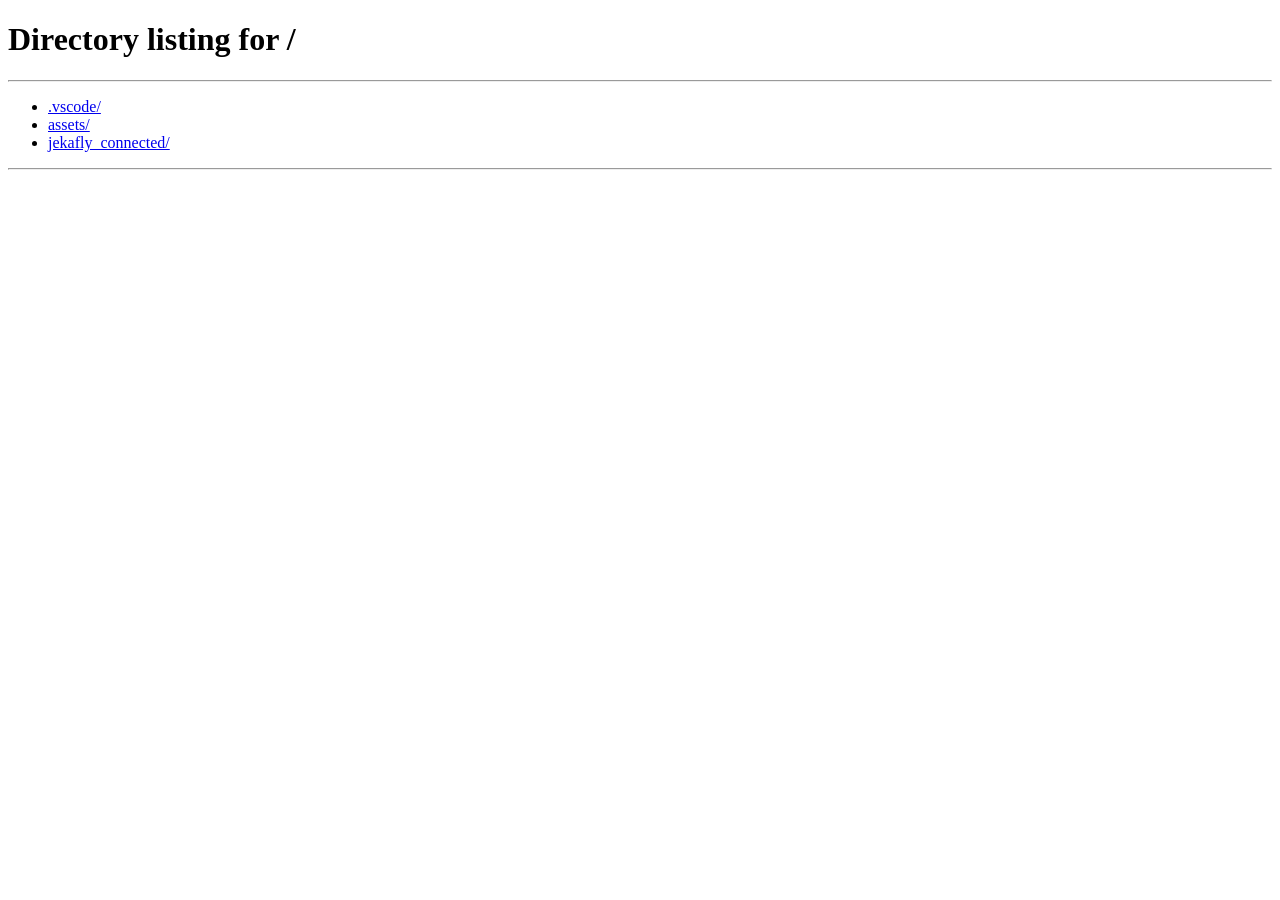
<file: jekafly_connected/admin.html>
<!DOCTYPE html>
<html lang="en">

<head>

    <meta charset="UTF-8" />
    <meta name="viewport" content="width=device-width, initial-scale=1.0" />

    <script>
        if ('serviceWorker' in navigator) {
            navigator.serviceWorker.getRegistrations().then(regs => regs.forEach(r => r.unregister()));
            caches.keys().then(keys => keys.forEach(k => caches.delete(k)));
        }
    </script>
    <link rel="icon" type="image/svg+xml" href="favicon.svg" />
    <link rel="icon" type="image/x-icon" href="favicon.ico" />
    <link rel="icon" type="image/png" sizes="32x32" href="favicon-32x32.png" />
    <link rel="icon" type="image/png" sizes="16x16" href="favicon-16x16.png" />
    <link rel="apple-touch-icon" sizes="180x180" href="apple-touch-icon.png" />
    <link rel="manifest" href="site.webmanifest" />
    <title>Admin Panel — Jekafly</title>
    <meta name="robots" content="noindex, nofollow" />
    <link rel="preconnect" href="https://fonts.googleapis.com" />
    <link rel="preconnect" href="https://fonts.gstatic.com" crossorigin />
    <link href="https://fonts.googleapis.com/css2?family=Poppins:ital,wght@0,400;0,600;0,700;1,400;1,700&display=swap"
        rel="stylesheet" />
    <link rel="stylesheet" href="assets/css/styles.css" />
    <link rel="stylesheet" href="assets/css/utilities.css" />
    <link rel="stylesheet" href="assets/css/admin.css" />
    <link rel="stylesheet" href="mobile.css" media="(max-width: 1024px)" />
</head>

<body>

    <nav id="main-nav">
        <a href="/" class="nav-logo">
            <img src="assets/images/JEKAFLY LOGO B-R 2.png" alt="Jekafly Logo" />
        </a>
        <div class="nav-links"></div>
        <div class="nav-cta" id="nav-cta-area"></div>
        <button class="nav-toggle" id="nav-toggle" onclick="toggleNavMenu()" aria-label="Menu">
            <span class="nav-burger" id="nav-burger"><svg width="18" height="18" viewBox="0 0 24 24" fill="none"
                    stroke="currentColor" stroke-width="2" stroke-linecap="round">
                    <line x1="3" y1="6" x2="21" y2="6" />
                    <line x1="3" y1="12" x2="21" y2="12" />
                    <line x1="3" y1="18" x2="21" y2="18" />
                </svg></span>
        </button>
    </nav>
    <div class="nav-mobile-drawer" id="nav-mobile-drawer">
        <div class="nav-mob-footer" id="nav-mobile-cta"></div>
    </div>
    <div class="nav-mobile-overlay" id="nav-mobile-overlay" onclick="closeNavMenu()"></div>

    <div class="admin-page">
        <div class="admin-wrap">

            <aside class="admin-sidebar">
                <div class="admin-user-block">
                    <div class="admin-avatar" id="admin-avatar">AD</div>
                    <div class="admin-username" id="admin-sidebar-name">Loading...</div>
                    <div class="admin-useremail" id="admin-sidebar-email">...</div>
                    <div id="admin-role-badge">
                    </div>
                </div>
                <div class="admin-nav-section">Overview</div>
                <div class="admin-nav-item active" onclick="adminTab('overview',this)"
                    data-roles="super,applications,finance,consultations,affiliates"><span class="ni"><svg
                            xmlns="http://www.w3.org/2000/svg" width="18" height="18" viewBox="0 0 24 24" fill="none"
                            stroke="currentColor" stroke-width="2" stroke-linecap="round" stroke-linejoin="round">
                            <line x1="12" x2="12" y1="20" y2="10" />
                            <line x1="18" x2="18" y1="20" y2="4" />
                            <line x1="6" x2="6" y1="20" y2="16" />
                        </svg></span>Dashboard</div>
                <div class="admin-nav-section">Manage</div>
                <div class="admin-nav-item" onclick="adminTab('applications',this)" data-roles="super,applications">
                    <span class="ni"><svg width="18" height="18" viewBox="0 0 24 24" fill="none" stroke="currentColor"
                            stroke-width="2" stroke-linecap="round" stroke-linejoin="round">
                            <path d="M9 5H7a2 2 0 00-2 2v12a2 2 0 002 2h10a2 2 0 002-2V7a2 2 0 00-2-2h-2" />
                            <rect x="9" y="3" width="6" height="4" rx="1" />
                            <line x1="9" y1="12" x2="15" y2="12" />
                            <line x1="9" y1="16" x2="13" y2="16" />
                        </svg></span>All Applications
                </div>
                <div class="admin-nav-item" onclick="adminTab('users',this)" data-roles="super"><span class="ni"><svg
                            xmlns="http://www.w3.org/2000/svg" width="18" height="18" viewBox="0 0 24 24" fill="none"
                            stroke="currentColor" stroke-width="2" stroke-linecap="round" stroke-linejoin="round">
                            <path d="M16 21v-2a4 4 0 0 0-4-4H6a4 4 0 0 0-4 4v2" />
                            <circle cx="9" cy="7" r="4" />
                            <path d="M22 21v-2a4 4 0 0 0-3-3.87" />
                            <path d="M16 3.13a4 4 0 0 1 0 7.75" />
                        </svg></span>Users</div>
                <div class="admin-nav-item" onclick="adminTab('fees',this)" data-roles="super,finance"><span
                        class="ni"><svg xmlns="http://www.w3.org/2000/svg" width="18" height="18" viewBox="0 0 24 24"
                            fill="none" stroke="currentColor" stroke-width="2" stroke-linecap="round"
                            stroke-linejoin="round">
                            <circle cx="12" cy="12" r="10" />
                            <path d="M16 8h-6a2 2 0 1 0 0 4h4a2 2 0 1 1 0 4H8" />
                            <path d="M12 18V6" />
                        </svg></span>Manage Fees</div>
                <div class="admin-nav-item" onclick="adminTab('reviews',this)" data-roles="super"><span class="ni"><svg
                            xmlns="http://www.w3.org/2000/svg" width="18" height="18" viewBox="0 0 24 24" fill="none"
                            stroke="currentColor" stroke-width="2" stroke-linecap="round" stroke-linejoin="round">
                            <polygon
                                points="12 2 15.09 8.26 22 9.27 17 14.14 18.18 21.02 12 17.77 5.82 21.02 7 14.14 2 9.27 8.91 8.26 12 2" />
                        </svg></span>Reviews</div>
                <div class="admin-nav-item" onclick="adminTab('consultations',this)" data-roles="super,consultations">
                    <span class="ni"><svg xmlns="http://www.w3.org/2000/svg" width="18" height="18" viewBox="0 0 24 24"
                            fill="none" stroke="currentColor" stroke-width="2" stroke-linecap="round"
                            stroke-linejoin="round">
                            <path d="M8 2v4" />
                            <path d="M16 2v4" />
                            <rect width="18" height="18" x="3" y="4" rx="2" />
                            <path d="M3 10h18" />
                            <path d="M8 14h.01" />
                            <path d="M12 14h.01" />
                            <path d="M16 14h.01" />
                            <path d="M8 18h.01" />
                            <path d="M12 18h.01" />
                            <path d="M16 18h.01" />
                        </svg></span>Consultations
                </div>
                <div class="admin-nav-item" onclick="adminTab('insurance',this)" data-roles="super,finance"><span
                        class="ni"><svg width="18" height="18" viewBox="0 0 24 24" fill="none" stroke="currentColor"
                            stroke-width="2" stroke-linecap="round" stroke-linejoin="round">
                            <path
                                d="M20 13c0 5-3.5 7.5-7.66 8.95a1 1 0 0 1-.67-.01C7.5 20.5 4 18 4 13V6a1 1 0 0 1 1-1c2 0 4.5-1.2 6.24-2.72a1.17 1.17 0 0 1 1.52 0C14.51 3.81 17 5 19 5a1 1 0 0 1 1 1z" />
                        </svg></span><span class="nl">Insurance</span></div>
                <div class="admin-nav-item" onclick="adminTab('affiliates',this)" data-roles="super,affiliates"><span
                        class="ni"><svg xmlns="http://www.w3.org/2000/svg" width="18" height="18" viewBox="0 0 24 24"
                            fill="none" stroke="currentColor" stroke-width="2" stroke-linecap="round"
                            stroke-linejoin="round">
                            <path d="m11 17 2 2a1 1 0 1 0 3-3" />
                            <path
                                d="m14 14 2.5 2.5a1 1 0 1 0 3-3l-3.88-3.88a3 3 0 0 0-4.24 0l-.88.88a1 1 0 1 1-3-3l2.81-2.81a5.79 5.79 0 0 1 7.06-.87l.47.28a2 2 0 0 0 1.42.25L21 4" />
                            <path d="m21 3 1 11h-2" />
                            <path d="M3 3 2 14l6.5 6.5a1 1 0 1 0 3-3" />
                            <path d="M3 4h8" />
                        </svg></span>Affiliates</div>
                <div class="admin-nav-item" onclick="adminTab('flights',this)" data-roles="super,finance"><span
                        class="ni"><svg xmlns="http://www.w3.org/2000/svg" width="18" height="18" viewBox="0 0 256 256"
                            fill="currentColor">
                            <path
                                d="M185.33,114.21l29.14-27.42.17-.17a32,32,0,0,0-45.26-45.26c0,.06-.11.11-.17.17L141.79,70.67l-83-30.2a8,8,0,0,0-8.39,1.86l-24,24a8,8,0,0,0,1.22,12.31l63.89,42.59L76.69,136H56a8,8,0,0,0-5.65,2.34l-24,24A8,8,0,0,0,29,175.42l36.82,14.73,14.7,36.75.06.16a8,8,0,0,0,13.18,2.47l23.87-23.88A8,8,0,0,0,120,200V179.31l14.76-14.76,42.59,63.89a8,8,0,0,0,12.31,1.22l24-24a8,8,0,0,0,1.86-8.39Z" />
                        </svg></span>Flights</div>

                <div class="admin-nav-item" onclick="adminTab('holidays',this)" data-roles="super,finance"><span
                        class="ni"><svg xmlns="http://www.w3.org/2000/svg" width="18" height="18" viewBox="0 0 24 24"
                            fill="none" stroke="currentColor" stroke-width="2" stroke-linecap="round"
                            stroke-linejoin="round">
                            <path d="M3 9l9-7 9 7v11a2 2 0 0 1-2 2H5a2 2 0 0 1-2-2z" />
                            <path d="M9 22V12h6v10" />
                        </svg></span>Holidays</div>

                <div class="admin-nav-item" onclick="adminTab('hotels',this)" data-roles="super,finance"><span
                        class="ni"><svg xmlns="http://www.w3.org/2000/svg" width="18" height="18" viewBox="0 0 256 256"
                            fill="currentColor">
                            <path
                                d="M24,104H48v64H32a8,8,0,0,0,0,16H224a8,8,0,0,0,0-16H208V104h24a8,8,0,0,0,4.19-14.81l-104-64a8,8,0,0,0-8.38,0l-104,64A8,8,0,0,0,24,104Zm40,0H96v64H64Zm80,0v64H112V104Zm48,64H160V104h32ZM128,41.39,203.74,88H52.26ZM248,208a8,8,0,0,1-8,8H16a8,8,0,0,1,0-16H240A8,8,0,0,1,248,208Z" />
                        </svg></span>Hotels</div>
                <div class="admin-nav-item" onclick="adminTab('analytics',this)" data-roles="super"><span
                        class="ni"><svg width="18" height="18" viewBox="0 0 24 24" fill="none" stroke="currentColor"
                            stroke-width="2" stroke-linecap="round" stroke-linejoin="round">
                            <line x1="18" y1="20" x2="18" y2="10" />
                            <line x1="12" y1="20" x2="12" y2="4" />
                            <line x1="6" y1="20" x2="6" y2="14" />
                        </svg></span>Analytics</div>
                <div class="admin-nav-item" onclick="doLogout()"><span class="ni"><svg width="18" height="18"
                            viewBox="0 0 24 24" fill="none" stroke="currentColor" stroke-width="2"
                            stroke-linecap="round" stroke-linejoin="round">
                            <path d="M9 21H5a2 2 0 01-2-2V5a2 2 0 012-2h4" />
                            <polyline points="16 17 21 12 16 7" />
                            <line x1="21" y1="12" x2="9" y2="12" />
                        </svg></span>Logout</div>
            </aside>

            <main class="admin-main">

                <!-- OVERVIEW -->
                <div id="tab-overview">
                    <div class="admin-title">Admin Dashboard<button class="tab-refresh-btn"
                            onclick="this.classList.add('spinning');loadOverview();setTimeout(()=>this.classList.remove('spinning'),800)"
                            title="Refresh"><svg width="13" height="13" viewBox="0 0 24 24" fill="none"
                                stroke="currentColor" stroke-width="2.5" stroke-linecap="round" stroke-linejoin="round">
                                <polyline points="23 4 23 10 17 10" />
                                <path d="M20.49 15a9 9 0 1 1-2.12-9.36L23 10" />
                            </svg> Refresh</button></div>
                    <p class="admin-sub" id="admin-greeting">Welcome back.</p>
                    <div id="overview-dynamic"></div>
                </div>

                <!-- APPLICATIONS -->
                <div id="tab-applications">
                    <div class="admin-title">All Applications<button class="tab-refresh-btn"
                            onclick="this.classList.add('spinning');loadApps();setTimeout(()=>this.classList.remove('spinning'),800)"
                            title="Refresh"><svg width="13" height="13" viewBox="0 0 24 24" fill="none"
                                stroke="currentColor" stroke-width="2.5" stroke-linecap="round" stroke-linejoin="round">
                                <polyline points="23 4 23 10 17 10" />
                                <path d="M20.49 15a9 9 0 1 1-2.12-9.36L23 10" />
                            </svg> Refresh</button></div>
                    <p class="admin-sub">View, filter, and update status for all visa applications.</p>
                    <div class="app-detail" id="admin-detail">
                        <h3>
                            <span id="detail-title">Application Details</span>
                            <button class="btn-close-detail" onclick="closeDetail()"><svg width="14" height="14"
                                    viewBox="0 0 24 24" fill="none" stroke="currentColor" stroke-width="2.5"
                                    stroke-linecap="round">
                                    <line x1="18" y1="6" x2="6" y2="18" />
                                    <line x1="6" y1="6" x2="18" y2="18" />
                                </svg> Close</button>
                        </h3>
                        <div class="detail-grid" id="detail-grid"></div>
                        <div id="admin-doc-section" class="my-18-6">
                            <div class="flex-between mb-10">
                                <div class="fw-700 text-navy"><svg xmlns="http://www.w3.org/2000/svg" width="16"
                                        height="16" viewBox="0 0 24 24" fill="none" stroke="currentColor"
                                        stroke-width="2" stroke-linecap="round" stroke-linejoin="round">
                                        <path
                                            d="m21.44 11.05-9.19 9.19a6 6 0 0 1-8.49-8.49l8.57-8.57A4 4 0 1 1 18 8.84l-8.59 8.57a2 2 0 0 1-2.83-2.83l8.49-8.48" />
                                    </svg> Uploaded Documents</div>
                                <button id="admin-zip-btn" onclick="downloadDocsZip()" class="btn-navy"
                                   >Download All as ZIP</button>
                            </div>
                            <div id="admin-doc-list" class="fs-sm text-muted">Select an application to view documents.
                            </div>
                        </div>
                        <div class="update-form">
                            <label>Update Status</label>
                            <select id="new-status">
                                <option value="received">Received</option>
                                <option value="processing">Docs Verification</option>
                                <option value="embassy">Embassy Review</option>
                                <option value="approved">Approved</option>
                                <option value="delivered">Delivered</option>
                                <option value="rejected">Rejected</option>
                            </select>
                            <label>Note to Applicant</label>
                            <textarea id="status-note" rows="2"
                                placeholder="e.g. Documents verified, submitted to embassy."></textarea>
                            <button class="btn-update-status" onclick="updateStatus()">Update Status <svg width="14"
                                    height="14" viewBox="0 0 24 24" fill="none" stroke="currentColor" stroke-width="2"
                                    stroke-linecap="round" stroke-linejoin="round">
                                    <line x1="5" y1="12" x2="19" y2="12" />
                                    <polyline points="12 5 19 12 12 19" />
                                </svg></button>
                        </div>
                    </div>
                    <div class="acard">
                        <div class="acard-header">
                            <h3>Applications</h3>
                            <div class="afilters">
                                <div class="afilters-top">
                                    <input type="text" class="search-input" id="app-search"
                                        placeholder="Search ref, name, destination..." oninput="filterApps()" />
                                    <button class="btn-manage nowrap" onclick="exportCSV('applications')">Export
                                        CSV</button>
                                </div>
                                <div class="afilters-pills">
                                    <button class="filter-btn active" onclick="setFilter('all',this)">All</button>
                                    <button class="filter-btn" onclick="setFilter('received',this)">Received</button>
                                    <button class="filter-btn"
                                        onclick="setFilter('processing',this)">Processing</button>
                                    <button class="filter-btn" onclick="setFilter('embassy',this)">Embassy</button>
                                    <button class="filter-btn" onclick="setFilter('approved',this)">Approved</button>
                                </div>
                            </div>
                        </div>
                        <div class="acard-table-wrap">
                            <div id="apps-table"></div>
                        </div>
                    </div>
                </div>

                <!-- USERS -->
                <div id="tab-users">
                    <div class="admin-title">Users<button class="tab-refresh-btn"
                            onclick="this.classList.add('spinning');loadUsers();setTimeout(()=>this.classList.remove('spinning'),800)"
                            title="Refresh"><svg width="13" height="13" viewBox="0 0 24 24" fill="none"
                                stroke="currentColor" stroke-width="2.5" stroke-linecap="round" stroke-linejoin="round">
                                <polyline points="23 4 23 10 17 10" />
                                <path d="M20.49 15a9 9 0 1 1-2.12-9.36L23 10" />
                            </svg> Refresh</button></div>
                    <p class="admin-sub" id="user-count-sub">All registered users on Jekafly.</p>
                    <div class="acard">
                        <div class="acard-header">
                            <h3>Registered Users</h3>
                            <button class="btn-manage nowrap" onclick="exportCSV('users')">Export CSV</button>
                        </div>
                        <div class="acard-table-wrap">
                            <div id="users-table">
                                <div class="atbl-empty">Loading users...</div>
                            </div>
                        </div>
                    </div>
                </div>

                <div id="delete-user-overlay" class="delete-modal-overlay">
                    <div class="delete-modal-box">
                        <div class="delete-modal-icon"><svg width="14" height="14" viewBox="0 0 24 24" fill="none"
                                stroke="currentColor" stroke-width="2" stroke-linecap="round" stroke-linejoin="round">
                                <polyline points="3 6 5 6 21 6" />
                                <path d="M19 6l-1 14a2 2 0 01-2 2H8a2 2 0 01-2-2L5 6" />
                                <path d="M10 11v6M14 11v6" />
                                <path d="M9 6V4a1 1 0 011-1h4a1 1 0 011 1v2" />
                            </svg></div>
                        <h3 class="delete-modal-title">Delete User Account?</h3>
                        <p class="delete-modal-body">This will <strong>anonymise</strong> <span id="del-user-name"
                                class="delete-modal-note"></span>'s personal data and archive their applications. This
                            cannot be undone.</p>
                        <div class="delete-modal-warning"><svg xmlns="http://www.w3.org/2000/svg" width="16" height="16"
                                viewBox="0 0 24 24" fill="none" stroke="#d97706" stroke-width="2" stroke-linecap="round"
                                stroke-linejoin="round">
                                <path d="m21.73 18-8-14a2 2 0 0 0-3.48 0l-8 14A2 2 0 0 0 4 21h16a2 2 0 0 0 1.73-3" />
                                <path d="M12 9v4" />
                                <path d="M12 17h.01" />
                            </svg> Their name, email and phone will be permanently wiped.</div>
                        <div class="flex-gap-10">
                            <button onclick="confirmDeleteUser()" class="btn-delete-confirm"
                                id="btn-confirm-del-user">Delete Account</button>
                            <button onclick="closeDeleteUserModal()" class="btn-delete-cancel">Cancel</button>
                        </div>
                    </div>
                </div>

                <!-- AFFILIATE CONFIRM MODAL -->
                <div id="aff-action-overlay" class="delete-modal-overlay">
                    <div class="delete-modal-box aff-confirm-box">
                        <div id="aff-confirm-icon" class="aff-confirm-icon aff-confirm-icon--approve">
                            <svg width="22" height="22" viewBox="0 0 24 24" fill="none" stroke="currentColor"
                                stroke-width="2.5" stroke-linecap="round" stroke-linejoin="round">
                                <path d="M22 11.08V12a10 10 0 1 1-5.93-9.14" />
                                <path d="m9 11 3 3L22 4" />
                            </svg>
                        </div>
                        <h3 class="delete-modal-title" id="aff-confirm-title">Approve Application?</h3>
                        <p class="delete-modal-body" id="aff-confirm-body">The applicant will receive an email with
                            access to their affiliate dashboard.</p>

                        <div class="aff-bank-verify-row" id="aff-bank-verify-row">
                            <div class="aff-bank-verify-label">
                                <svg width="14" height="14" viewBox="0 0 24 24" fill="none" stroke="currentColor"
                                    stroke-width="2" stroke-linecap="round" stroke-linejoin="round">
                                    <rect x="2" y="5" width="20" height="14" rx="2" />
                                    <line x1="2" y1="10" x2="22" y2="10" />
                                </svg>
                                Bank Account Verification
                            </div>
                            <div id="aff-bank-verify-status" class="aff-bank-verify-status aff-verify-pending">
                                <span class="aff-verify-spinner"></span> Verifying account details...
                            </div>
                            <div id="aff-bank-verify-detail" class="aff-bank-verify-detail"></div>
                        </div>

                        <div class="flex-gap-10 adm-delete-modal-box-space">
                            <button id="aff-confirm-btn" class="btn-aff-approve" onclick="executeAffAction()"
                               >Confirm</button>
                            <button onclick="closeAffModal()" class="btn-delete-cancel adm-flex-gap-10-size">Cancel</button>
                        </div>
                    </div>
                </div>

                <!-- FEES -->
                <div id="tab-fees">
                    <div class="admin-title">Manage Fees<button class="tab-refresh-btn"
                            onclick="this.classList.add('spinning');loadFeesTab();setTimeout(()=>this.classList.remove('spinning'),800)"
                            title="Refresh"><svg width="13" height="13" viewBox="0 0 24 24" fill="none"
                                stroke="currentColor" stroke-width="2.5" stroke-linecap="round" stroke-linejoin="round">
                                <polyline points="23 4 23 10 17 10" />
                                <path d="M20.49 15a9 9 0 1 1-2.12-9.36L23 10" />
                            </svg> Refresh</button></div>
                    <p class="admin-sub">Set Jekafly's service fees per destination. These override the default fees
                        shown to applicants.</p>

                    <div class="acard">
                        <div class="acard-header">
                            <h3>Global Service Fee</h3>
                        </div>
                        <div class="fees-body">
                            <p class="fees-desc">This flat fee is added to every application on top of the destination
                                fee.</p>
                            <div class="fees-field-row">
                                <div class="fees-field-group">
                                    <label class="fees-label">Jekafly Service Fee (&#8358;)</label>
                                    <input type="number" id="fee-service" placeholder="Enter amount" min="0" step="500"
                                        class="fees-input" />
                                </div>
                                <button class="btn-manage" onclick="saveServiceFee()">Save Fee</button>
                            </div>
                            <div class="fees-note" id="service-fee-current"></div>
                        </div>
                    </div>

                    <div class="acard">
                        <div class="acard-header">
                            <h3>Service Pricing</h3>
                        </div>
                        <div class="fees-body">
                            <p class="fees-desc">Set prices for Travel Consultation packages and Travel Insurance plans
                                shown to applicants.</p>

                            <div class="fees-pricing-block">
                                <div class="fees-pricing-heading">
                                    <svg xmlns="http://www.w3.org/2000/svg" width="15" height="15" viewBox="0 0 24 24"
                                        fill="none" stroke="currentColor" stroke-width="2" stroke-linecap="round"
                                        stroke-linejoin="round">
                                        <path d="M21 15a2 2 0 0 1-2 2H7l-4 4V5a2 2 0 0 1 2-2h14a2 2 0 0 1 2 2z" />
                                    </svg>
                                    Travel Consultation
                                </div>
                                <div class="fees-price-grid">
                                    <div class="fees-price-item">
                                        <label class="fees-label">Standard (&#8358;)</label>
                                        <input type="number" id="price-consult-standard" min="0" step="500"
                                            class="fees-input" />
                                    </div>
                                    <div class="fees-price-item">
                                        <label class="fees-label">Priority (&#8358;)</label>
                                        <input type="number" id="price-consult-priority" min="0" step="500"
                                            class="fees-input" />
                                    </div>
                                    <div class="fees-price-item">
                                        <label class="fees-label">VIP (&#8358;)</label>
                                        <input type="number" id="price-consult-vip" min="0" step="500"
                                            class="fees-input" />
                                    </div>
                                </div>
                            </div>

                            <div class="fees-pricing-block">
                                <div class="fees-pricing-heading">
                                    <svg xmlns="http://www.w3.org/2000/svg" width="15" height="15" viewBox="0 0 24 24"
                                        fill="none" stroke="currentColor" stroke-width="2" stroke-linecap="round"
                                        stroke-linejoin="round">
                                        <path
                                            d="M20 13c0 5-3.5 7.5-7.66 8.95a1 1 0 0 1-.67-.01C7.5 20.5 4 18 4 13V6a1 1 0 0 1 1-1c2 0 4.5-1.2 6.24-2.72a1.17 1.17 0 0 1 1.52 0C14.51 3.81 17 5 19 5a1 1 0 0 1 1 1z" />
                                    </svg>
                                    Travel Insurance <span class="adm-fees-pricing-heading-text">(per person)</span>
                                </div>
                                <div class="fees-price-grid">
                                    <div class="fees-price-item">
                                        <label class="fees-label">Basic (&#8358;)</label>
                                        <input type="number" id="price-ins-basic" min="0" step="500"
                                            class="fees-input" />
                                    </div>
                                    <div class="fees-price-item">
                                        <label class="fees-label">Standard (&#8358;)</label>
                                        <input type="number" id="price-ins-standard" min="0" step="500"
                                            class="fees-input" />
                                    </div>
                                    <div class="fees-price-item">
                                        <label class="fees-label">Premium (&#8358;)</label>
                                        <input type="number" id="price-ins-premium" min="0" step="500"
                                            class="fees-input" />
                                    </div>
                                </div>
                            </div>

                            <div class="fees-pricing-block">
                                <div class="fees-pricing-heading">
                                    <svg xmlns="http://www.w3.org/2000/svg" width="15" height="15" viewBox="0 0 24 24"
                                        fill="none" stroke="currentColor" stroke-width="2" stroke-linecap="round"
                                        stroke-linejoin="round">
                                        <path d="M12 2v20M17 5H9.5a3.5 3.5 0 0 0 0 7h5a3.5 3.5 0 0 1 0 7H6" />
                                    </svg>
                                    Insurance Processing Fee
                                </div>
                                <div class="fees-price-grid">
                                    <div class="fees-price-item">
                                        <label class="fees-label">Processing fee on insurance (%)</label>
                                        <input type="number" id="price-processing-fee" min="0" max="20" step="1"
                                            class="fees-input" placeholder="5" />
                                        <div class="adm-fees-price-item-box">Added on top of the insurance plan cost at
                                            checkout (5 = 5%). Not charged on visas, consultations or holidays.</div>
                                    </div>
                                </div>
                            </div>

                            <div class="fees-save-row">
                                <button class="btn-manage" onclick="savePricing()">Save All Prices</button>
                                <span id="pricing-save-status" class="fees-save-status"></span>
                            </div>
                        </div>
                    </div>

                    <div class="acard">
                        <div class="acard-header">
                            <h3>Destination Fees <span id="dfee-count" class="fs-sm text-light"></span></h3>
                            <div class="dfee-header-actions">
                                <button class="btn-manage dfee-btn-ghost" onclick="exportCSV('fees')">Export CSV</button>
                                <button class="btn-manage" onclick="toggleDfeeAdd(true)">+ Add Country</button>
                            </div>
                        </div>

                        <div class="dfee-explainer" id="dfee-explainer"></div>

                        <div class="dfee-add hol-hidden" id="dfee-add">
                            <div class="dfee-add-grid">
                                <div class="hol-field">
                                    <label class="fees-label" for="dfee-add-country">Country</label>
                                    <input id="dfee-add-country" class="fees-input" list="dfee-country-options"
                                        placeholder="Start typing a country..." oninput="onDfeeAddCountry()" />
                                    <datalist id="dfee-country-options"></datalist>
                                </div>
                                <div class="hol-field">
                                    <label class="fees-label" for="dfee-add-amount">Destination fee (&#8358;)</label>
                                    <input id="dfee-add-amount" type="number" min="1000" step="500" class="fees-input" />
                                </div>
                                <label class="dfee-check">
                                    <input type="checkbox" id="dfee-add-open" checked />
                                    Open for applications now
                                </label>
                                <div class="dfee-add-actions">
                                    <button class="btn-manage" onclick="addDfeeCountry()">Add Country</button>
                                    <button class="hol-editor-close" onclick="toggleDfeeAdd(false)">Cancel</button>
                                </div>
                            </div>
                        </div>

                        <div class="dfee-toolbar">
                            <div class="dfee-chips" id="dfee-chips"></div>
                            <div class="dfee-toolbar-right">
                                <input type="text" class="search-input dfee-search" id="fee-search"
                                    placeholder="Search country..." oninput="renderFeeTable()" />
                                <select id="dfee-region" class="fees-input dfee-select" onchange="renderFeeTable()">
                                    <option value="">All regions</option>
                                </select>
                                <select id="dfee-sort" class="fees-input dfee-select" onchange="renderFeeTable()">
                                    <option value="region">Group by region</option>
                                    <option value="name">A&ndash;Z</option>
                                    <option value="fee-desc">Fee: high to low</option>
                                    <option value="fee-asc">Fee: low to high</option>
                                </select>
                            </div>
                        </div>

                        <div class="acard-table-wrap">
                            <div id="fees-table"></div>
                        </div>
                    </div>
                </div>

                <!-- REVIEWS -->
                <div id="tab-reviews">
                    <div class="admin-title">Customer Reviews<button class="tab-refresh-btn"
                            onclick="this.classList.add('spinning');loadReviews();setTimeout(()=>this.classList.remove('spinning'),800)"
                            title="Refresh"><svg width="13" height="13" viewBox="0 0 24 24" fill="none"
                                stroke="currentColor" stroke-width="2.5" stroke-linecap="round" stroke-linejoin="round">
                                <polyline points="23 4 23 10 17 10" />
                                <path d="M20.49 15a9 9 0 1 1-2.12-9.36L23 10" />
                            </svg> Refresh</button></div>
                    <p class="admin-sub">Approve reviews to show them on the homepage. Submitted via post-delivery
                        survey emails.</p>
                    <div class="acard">
                        <div class="acard-header">
                            <h3>Pending Approval</h3><span id="reviews-pending-count" class="fs-sm text-light"></span>
                        </div>
                        <div id="reviews-pending-list">
                            <div class="atbl-empty">Loading...</div>
                        </div>
                    </div>
                    <div class="acard mt-20">
                        <div class="acard-header">
                            <h3>Approved &amp; Live</h3>
                        </div>
                        <div id="reviews-approved-list">
                            <div class="atbl-empty">Loading...</div>
                        </div>
                    </div>
                </div>

                <!-- CONSULTATIONS -->
                <div id="tab-consultations">
                    <div class="admin-title">Consultations<button class="tab-refresh-btn"
                            onclick="this.classList.add('spinning');loadConsultations();setTimeout(()=>this.classList.remove('spinning'),800)"
                            title="Refresh"><svg width="13" height="13" viewBox="0 0 24 24" fill="none"
                                stroke="currentColor" stroke-width="2.5" stroke-linecap="round" stroke-linejoin="round">
                                <polyline points="23 4 23 10 17 10" />
                                <path d="M20.49 15a9 9 0 1 1-2.12-9.36L23 10" />
                            </svg> Refresh</button></div>
                    <p class="admin-sub">View and manage all travel consultation bookings and payments.</p>
                    <div class="acard">
                        <div class="acard-header">
                            <h3>All Consultation Payments</h3><span id="consult-count" class="acard-count"></span>
                        </div>
                        <div class="acard-table-wrap">
                            <div id="consult-table">
                                <div class="atbl-empty">Loading...</div>
                            </div>
                        </div>
                    </div>
                </div>

                <!-- AFFILIATES -->
                <div id="tab-insurance">
                    <div class="admin-section-header">
                        <h2 class="admin-title">Insurance Policies</h2>
                        <p class="admin-sub">All travel insurance purchases made through Jekafly.</p>
                    </div>
                    <div class="acard">
                        <div class="acard-header">
                            <h3>All Insurance Payments</h3>
                            <span id="insurance-count" class="acard-count"></span>
                        </div>
                        <div class="acard-table-wrap">
                            <div id="insurance-table">
                                <div class="atbl-empty">Loading...</div>
                            </div>
                        </div>
                    </div>
                </div>

                <div id="tab-affiliates">
                    <div class="admin-title">Affiliates<button class="tab-refresh-btn"
                            onclick="this.classList.add('spinning');loadAffiliates();setTimeout(()=>this.classList.remove('spinning'),800)"
                            title="Refresh"><svg width="13" height="13" viewBox="0 0 24 24" fill="none"
                                stroke="currentColor" stroke-width="2.5" stroke-linecap="round" stroke-linejoin="round">
                                <polyline points="23 4 23 10 17 10" />
                                <path d="M20.49 15a9 9 0 1 1-2.12-9.36L23 10" />
                            </svg> Refresh</button></div>
                    <p class="admin-sub">Manage affiliate partners, approve applications, and process commission
                        payouts.</p>
                    <div class="admin-stats" id="aff-admin-stats"></div>
                    <div class="acard mt-20">
                        <div class="acard-header">
                            <h3>Pending Applications</h3><span id="aff-pending-count" class="fs-sm text-light"></span>
                        </div>
                        <div class="acard-table-wrap">
                            <div id="aff-pending-table">
                                <div class="atbl-empty">Loading...</div>
                            </div>
                        </div>
                    </div>
                    <div class="acard mt-20">
                        <div class="acard-header">
                            <h3>Active Affiliates</h3><span id="aff-active-count" class="fs-sm text-light"></span>
                        </div>
                        <div class="acard-table-wrap">
                            <div id="aff-active-table">
                                <div class="atbl-empty">Loading...</div>
                            </div>
                        </div>
                    </div>
                    <div class="acard mt-20">
                        <div class="acard-header">
                            <h3>Payout Requests</h3><span id="aff-payouts-count" class="fs-sm text-light"></span>
                        </div>
                        <div class="acard-table-wrap">
                            <div id="aff-payouts-table">
                                <div class="atbl-empty">Loading...</div>
                            </div>
                        </div>
                    </div>
                </div>

                <!-- FLIGHTS -->
                <div id="tab-analytics">
                    <div class="admin-title">Analytics<button class="tab-refresh-btn"
                            onclick="this.classList.add('spinning');loadAnalytics();setTimeout(()=>this.classList.remove('spinning'),800)"
                            title="Refresh"><svg width="13" height="13" viewBox="0 0 24 24" fill="none"
                                stroke="currentColor" stroke-width="2.5" stroke-linecap="round" stroke-linejoin="round">
                                <polyline points="23 4 23 10 17 10" />
                                <path d="M20.49 15a9 9 0 1 1-2.12-9.36L23 10" />
                            </svg> Refresh</button></div>
                    <p class="admin-sub">Business intelligence across applications, revenue, users, and conversions.</p>

                    <!-- Period selector -->
                    <div class="adm-tab-analytics-row">
                        <span class="adm-tab-analytics-text">Period:</span>
                        <div class="adm-tab-analytics-row-2">
                            <button class="an-period-btn active" data-period="7d"
                                onclick="setAnalyticsPeriod('7d',this)">7 days</button>
                            <button class="an-period-btn" data-period="30d" onclick="setAnalyticsPeriod('30d',this)">30
                                days</button>
                            <button class="an-period-btn" data-period="90d" onclick="setAnalyticsPeriod('90d',this)">90
                                days</button>
                            <button class="an-period-btn" data-period="all" onclick="setAnalyticsPeriod('all',this)">All
                                time</button>
                        </div>
                        <span id="an-generated"
                           ></span>
                    </div>

                    <div id="analytics-body">
                        <div class="atbl-empty">Loading analytics...</div>
                    </div>
                </div>

                <div id="tab-flights">
                    <div class="admin-title">Flight Orders<button class="tab-refresh-btn"
                            onclick="this.classList.add('spinning');loadFlightOrders();setTimeout(()=>this.classList.remove('spinning'),800)"
                            title="Refresh"><svg width="13" height="13" viewBox="0 0 24 24" fill="none"
                                stroke="currentColor" stroke-width="2.5" stroke-linecap="round" stroke-linejoin="round">
                                <polyline points="23 4 23 10 17 10" />
                                <path d="M20.49 15a9 9 0 1 1-2.12-9.36L23 10" />
                            </svg> Refresh</button></div>
                    <p class="admin-sub">All flight bookings made through Jekafly.</p>
                    <div class="acard mt-20">
                        <div class="acard-header">
                            <h3>All Flight Orders</h3><span id="flights-admin-count" class="fs-sm text-light"></span>
                        </div>
                        <div class="acard-table-wrap">
                            <div id="flights-admin-table">
                                <div class="atbl-empty">No flight orders yet.</div>
                            </div>
                        </div>
                    </div>
                </div>

                <!-- HOLIDAYS -->
                <div id="tab-holidays">
                    <div class="admin-title">Holiday Packages &amp; Bookings<button class="tab-refresh-btn"
                            onclick="refreshHolidaysAdmin(this)" title="Refresh"><svg width="13" height="13"
                                viewBox="0 0 24 24" fill="none" stroke="currentColor" stroke-width="2.5"
                                stroke-linecap="round" stroke-linejoin="round">
                                <polyline points="23 4 23 10 17 10" />
                                <path d="M20.49 15a9 9 0 1 1-2.12-9.36L23 10" />
                            </svg> Refresh</button></div>
                    <p class="admin-sub">Create and edit holiday packages, prices, bookable dates and capacity, and manage
                        traveller bookings.</p>

                    <div class="hol-subtabs">
                        <button id="hol-subtab-local" class="hol-subtab active" onclick="switchHolSubTab('local')">Discover Nigeria</button>
                        <button id="hol-subtab-intl" class="hol-subtab" onclick="switchHolSubTab('intl')">Beyond Borders</button>
                        <button id="hol-subtab-bookings" class="hol-subtab" onclick="switchHolSubTab('bookings')">Bookings</button>
                    </div>

                    <div id="hol-panel-dates">
                        <div class="acard">
                            <div class="acard-header">
                                <h3><span id="hol-pkg-heading">Discover Nigeria</span> <span id="hol-pkg-count" class="fs-sm text-light"></span></h3>
                                <button class="btn-manage" onclick="openHolEditor(null)">+ New Package</button>
                            </div>
                            <div class="hol-filters">
                                <input type="text" class="search-input" id="hol-pkg-search"
                                    placeholder="Search package, destination, collection..."
                                    oninput="renderHolPackageList()" />
                                <select id="hol-pkg-status-filter" class="fees-input hol-filter-select"
                                    onchange="renderHolPackageList()">
                                    <option value="">All statuses</option>
                                    <option value="ACTIVE">Active</option>
                                    <option value="DRAFT">Draft</option>
                                    <option value="ARCHIVED">Archived</option>
                                </select>
                            </div>
                            <div class="acard-table-wrap">
                                <div id="hol-pkg-table">
                                    <div class="atbl-empty">Loading...</div>
                                </div>
                            </div>
                        </div>

                        <div class="acard mt-20 hol-hidden" id="hol-editor-card">
                            <div class="acard-header">
                                <h3 id="hol-editor-title">Edit Package</h3>
                                <button class="hol-editor-close" onclick="closeHolEditor()">Close</button>
                            </div>
                            <div class="fees-body">
                                <div class="hol-form-grid">
                                    <div class="hol-field">
                                        <label class="fees-label" for="hol-f-category">Type</label>
                                        <select id="hol-f-category" class="fees-input" onchange="syncHolPriceFields()">
                                            <option value="LOCAL">Discover Nigeria</option>
                                            <option value="INTERNATIONAL">Beyond Borders</option>
                                        </select>
                                    </div>
                                    <div class="hol-field">
                                        <label class="fees-label" for="hol-f-region">Collection</label>
                                        <input id="hol-f-region" class="fees-input" list="hol-collection-options"
                                            placeholder="e.g. Southwest, Passport Builder" />
                                        <datalist id="hol-collection-options"></datalist>
                                    </div>
                                    <div class="hol-field">
                                        <label class="fees-label" for="hol-f-state">Destination (state or country)</label>
                                        <input id="hol-f-state" class="fees-input" placeholder="e.g. Lagos State, Ghana" />
                                    </div>
                                    <div class="hol-field">
                                        <label class="fees-label" for="hol-f-name">Package name</label>
                                        <input id="hol-f-name" class="fees-input" placeholder="e.g. The Eko Experience" />
                                    </div>
                                    <div class="hol-field hol-field--wide">
                                        <label class="fees-label" for="hol-f-tagline">Tagline</label>
                                        <input id="hol-f-tagline" class="fees-input" placeholder="e.g. Where Energy Meets Luxury" />
                                    </div>
                                    <div class="hol-field hol-field--wide">
                                        <label class="fees-label" for="hol-f-identity">Experience identity</label>
                                        <input id="hol-f-identity" class="fees-input" placeholder="e.g. Urban Lifestyle, Entertainment, Beaches" />
                                    </div>
                                    <div class="hol-field">
                                        <label class="fees-label" for="hol-f-days">Days</label>
                                        <input id="hol-f-days" type="number" min="1" max="60" class="fees-input" />
                                    </div>
                                    <div class="hol-field">
                                        <label class="fees-label" for="hol-f-nights">Nights</label>
                                        <input id="hol-f-nights" type="number" min="0" max="60" class="fees-input" />
                                    </div>
                                    <div class="hol-field" data-price="LOCAL">
                                        <label class="fees-label" for="hol-f-price">Price per person (&#8358;)</label>
                                        <input id="hol-f-price" type="number" min="0" step="1000" class="fees-input" />
                                    </div>
                                    <div class="hol-field" data-price="INTERNATIONAL">
                                        <label class="fees-label" for="hol-f-price-sharing">Per person sharing (&#8358;)</label>
                                        <input id="hol-f-price-sharing" type="number" min="0" step="1000" class="fees-input" placeholder="Not offered" />
                                    </div>
                                    <div class="hol-field" data-price="INTERNATIONAL">
                                        <label class="fees-label" for="hol-f-price-single">Single occupancy (&#8358;)</label>
                                        <input id="hol-f-price-single" type="number" min="0" step="1000" class="fees-input" placeholder="Not offered" />
                                    </div>
                                    <div class="hol-field">
                                        <label class="fees-label" for="hol-f-status">Status</label>
                                        <select id="hol-f-status" class="fees-input">
                                            <option value="ACTIVE">Active — visible on site</option>
                                            <option value="DRAFT">Draft — hidden</option>
                                            <option value="ARCHIVED">Archived — hidden</option>
                                        </select>
                                    </div>
                                    <div class="hol-field">
                                        <label class="fees-label" for="hol-f-sort">Display order</label>
                                        <input id="hol-f-sort" type="number" step="10" class="fees-input" />
                                    </div>
                                    <div class="hol-field hol-field--half">
                                        <label class="fees-label" for="hol-f-attractions">Key attractions (one per line)</label>
                                        <textarea id="hol-f-attractions" class="fees-input hol-textarea" rows="6"></textarea>
                                    </div>
                                    <div class="hol-field hol-field--half">
                                        <label class="fees-label" for="hol-f-inclusions">Standard inclusions (one per line)</label>
                                        <textarea id="hol-f-inclusions" class="fees-input hol-textarea" rows="6"></textarea>
                                    </div>
                                    <div class="hol-field hol-field--half">
                                        <label class="fees-label" for="hol-f-images">Image URLs (one per line, first is the cover)</label>
                                        <textarea id="hol-f-images" class="fees-input hol-textarea" rows="3"
                                            placeholder="assets/images/lagos.jpg"></textarea>
                                    </div>
                                    <div class="hol-field hol-field--half">
                                        <label class="fees-label" for="hol-f-notes">Internal notes (not shown on site)</label>
                                        <textarea id="hol-f-notes" class="fees-input hol-textarea" rows="3"></textarea>
                                    </div>
                                </div>
                                <div class="fees-save-row">
                                    <button class="btn-manage" id="hol-save-btn" onclick="saveHolPackage()">Save Package</button>
                                    <button class="hol-btn-danger hol-hidden" id="hol-delete-btn" onclick="deleteHolPackage()">Delete</button>
                                    <span id="hol-editor-status" class="fees-save-status"></span>
                                </div>
                                <div class="fees-note hol-note">Price changes only affect new bookings — existing bookings keep the amount paid at checkout. A package only appears on the site when it is Active and has at least one open date.</div>
                            </div>
                        </div>

                        <div class="acard mt-20 hol-hidden" id="hol-dates-card">
                            <div class="acard-header">
                                <div>
                                    <h3>Trip Dates</h3>
                                    <span id="hol-dates-count" class="fs-sm text-light"></span>
                                </div>
                                <button class="btn-manage" id="hol-date-add-btn" onclick="toggleHolDateAdd()">+ Add Dates</button>
                            </div>
                            <div class="hol-dates-help" id="hol-dates-help"></div>
                            <div class="hol-date-add hol-hidden" id="hol-date-add">
                                <div class="hol-date-add-head">
                                    <span>Start date</span><span>End date</span><span>Spots</span><span></span>
                                </div>
                                <div id="hol-date-add-rows"></div>
                                <div class="hol-date-add-actions">
                                    <button class="hol-date-more" onclick="addHolDateRow()">+ Another date</button>
                                    <div class="hol-date-add-right">
                                        <button class="hol-date-cancel" onclick="toggleHolDateAdd(false)">Cancel</button>
                                        <button class="btn-manage" id="hol-date-save" onclick="saveHolDateRows()">Save dates</button>
                                    </div>
                                </div>
                            </div>
                            <div class="acard-table-wrap">
                                <div id="hol-dates-table"></div>
                            </div>
                        </div>
                    </div>

                    <div id="hol-panel-bookings">
                        <div class="acard">
                            <div class="acard-header">
                                <h3>Holiday Bookings</h3>
                                <div class="afilters">
                                    <div class="afilters-top">
                                        <input type="text" class="search-input" id="hol-booking-search"
                                            placeholder="Search ref, name, email, phone..."
                                            oninput="holBookingsSearchInput()" />
                                        <select id="hol-booking-package-filter" class="fees-input"
                                            onchange="holBookingsFilterPackage(this.value)">
                                            <option value="">All Packages</option>
                                        </select>
                                    </div>
                                    <div class="afilters-pills">
                                        <button class="filter-btn active"
                                            onclick="holBookingsSetFilter('all',this)">All</button>
                                        <button class="filter-btn"
                                            onclick="holBookingsSetFilter('pending',this)">Pending</button>
                                        <button class="filter-btn"
                                            onclick="holBookingsSetFilter('confirmed',this)">Confirmed</button>
                                        <button class="filter-btn"
                                            onclick="holBookingsSetFilter('cancelled',this)">Cancelled</button>
                                    </div>
                                </div>
                            </div>
                            <div class="acard-table-wrap">
                                <div id="hol-bookings-table">
                                    <div class="atbl-empty">Loading...</div>
                                </div>
                            </div>
                        </div>
                    </div>
                </div>

                <!-- HOTELS -->
                <div id="tab-hotels">
                    <div class="admin-title">Hotel Orders<button class="tab-refresh-btn"
                            onclick="this.classList.add('spinning');loadHotelOrders();setTimeout(()=>this.classList.remove('spinning'),800)"
                            title="Refresh"><svg width="13" height="13" viewBox="0 0 24 24" fill="none"
                                stroke="currentColor" stroke-width="2.5" stroke-linecap="round" stroke-linejoin="round">
                                <polyline points="23 4 23 10 17 10" />
                                <path d="M20.49 15a9 9 0 1 1-2.12-9.36L23 10" />
                            </svg> Refresh</button></div>
                    <p class="admin-sub">All hotel reservations made through Jekafly.</p>
                    <div class="acard mt-20">
                        <div class="acard-header">
                            <h3>All Hotel Orders</h3><span id="hotels-admin-count" class="fs-sm text-light"></span>
                        </div>
                        <div class="acard-table-wrap">
                            <div id="hotels-admin-table">
                                <div class="atbl-empty">No hotel orders yet.</div>
                            </div>
                        </div>
                    </div>
                </div>

            </main>
        </div>
    </div>

    <script src="assets/js/api.js"></script>
    <script src="assets/js/app.js"></script>
    <script>
        function escHtml(s) { return String(s ?? '').replace(/&/g, '&amp;').replace(/</g, '&lt;').replace(/>/g, '&gt;').replace(/"/g, '&quot;').replace(/'/g, '&#39;'); }

        let allApps = [], appFilter = 'all', selectedApp = null, _appsPage = 1;


        const APPS_PER_PAGE = 5;

        function _adminPaginate(items, page) {
            const start = (page - 1) * APPS_PER_PAGE;
            return items.slice(start, start + APPS_PER_PAGE);
        }

        function _adminBuildPager(total, page, setPageFn) {
            if (total <= APPS_PER_PAGE) return '';
            const totalPages = Math.ceil(total / APPS_PER_PAGE);
            const from = (page - 1) * APPS_PER_PAGE + 1;
            const to = Math.min(page * APPS_PER_PAGE, total);
            let btns = '';
            btns += `<button class="page-btn ${page === 1 ? 'page-btn-disabled' : ''}" onclick="${setPageFn}(${page - 1})" ${page === 1 ? 'disabled' : ''}><svg width="13" height="13" viewBox="0 0 24 24" fill="none" stroke="currentColor" stroke-width="2" stroke-linecap="round" stroke-linejoin="round"><line x1="19" y1="12" x2="5" y2="12"/><polyline points="12 19 5 12 12 5"/></svg> Prev</button>`;
            const delta = 1;
            let pages = new Set([1, totalPages]);
            for (let i = Math.max(2, page - delta); i <= Math.min(totalPages - 1, page + delta); i++) pages.add(i);
            let prev = 0;
            [...pages].sort((a, b) => a - b).forEach(p => {
                if (prev && p - prev > 1) btns += '<span class="page-ellipsis">…</span>';
                btns += `<button class="page-btn ${p === page ? 'page-btn-active' : ''}" onclick="${setPageFn}(${p})">${p}</button>`;
                prev = p;
            });
            btns += `<button class="page-btn ${page === totalPages ? 'page-btn-disabled' : ''}" onclick="${setPageFn}(${page + 1})" ${page === totalPages ? 'disabled' : ''}>Next <svg width="13" height="13" viewBox="0 0 24 24" fill="none" stroke="currentColor" stroke-width="2" stroke-linecap="round" stroke-linejoin="round"><line x1="5" y1="12" x2="19" y2="12"/><polyline points="12 5 19 12 12 19"/></svg></button>`;
            return `<div class="pagination-bar"><span class="pagination-info">Showing ${from}–${to} of ${total}</span><div class="pagination-btns">${btns}</div></div>`;
        }

        const SL = { received: 'Received', processing: 'Docs Verification', embassy: 'Embassy Review', approved: 'Approved', delivered: 'Delivered', rejected: 'Rejected' };
        const SC = { received: 'status-received', processing: 'status-processing', embassy: 'status-embassy', approved: 'status-approved', delivered: 'status-delivered', rejected: 'status-rejected' };

        const ROLE_LABELS = {
            super: 'Super Admin',
            applications: 'Applications Admin',
            finance: 'Finance Admin',
            consultations: 'Consultations Admin',
            affiliates: 'Affiliates Admin',
        };

        window._jekafly_page = 'admin';
        const ROLE_TABS = {
            super: ['overview', 'applications', 'users', 'fees', 'reviews', 'consultations', 'insurance', 'affiliates', 'flights', 'hotels', 'holidays', 'analytics'],
            applications: ['overview', 'applications'],
            finance: ['overview', 'fees', 'insurance', 'flights', 'hotels', 'holidays'],
            consultations: ['overview', 'consultations'],
            affiliates: ['overview', 'affiliates'],
        };

        let _adminRole = 'super';

        // Keyboard shortcut: Cmd/Ctrl+K focuses the search bar
        document.addEventListener('keydown', function (e) {
            if ((e.metaKey || e.ctrlKey) && e.key === 'k') {
                e.preventDefault();
                const s = document.getElementById('app-search');
                if (s) { s.focus(); s.select(); }
            }
        });

        document.addEventListener('DOMContentLoaded', async () => {
            await Auth.init();
            const admin = Auth.getCurrent();
            if (!admin) { location.href = '/'; return; }
            if (admin.role !== 'ADMIN') { showToast('Access denied.', 'error'); setTimeout(() => location.href = '/', 1200); return; }

            _adminRole = (admin.adminRole || 'super').toLowerCase();
            if (!ROLE_TABS[_adminRole]) _adminRole = 'super';

            const badgeEl = document.getElementById('admin-role-badge');
            if (badgeEl) badgeEl.textContent = ROLE_LABELS[_adminRole] || 'Admin';

            const avatarEl = document.getElementById('admin-avatar');
            const nameEl = document.getElementById('admin-sidebar-name');
            const emailEl = document.getElementById('admin-sidebar-email');
            if (avatarEl) avatarEl.textContent = admin.name.split(' ').map(w => w[0]).join('').toUpperCase().slice(0, 2);
            if (nameEl) nameEl.textContent = admin.name;
            if (emailEl) emailEl.textContent = admin.email;

            document.querySelectorAll('.admin-nav-item[data-roles]').forEach(item => {
                const allowed = item.dataset.roles.split(',');
                if (!allowed.includes(_adminRole)) item.style.display = 'none';
            });

            document.querySelectorAll('.admin-tab-btn[data-roles]').forEach(btn => {
                const allowed = btn.dataset.roles.split(',');
                if (!allowed.includes(_adminRole)) btn.style.display = 'none';
            });

            updateNav();

            const h = new Date().getHours();
            document.getElementById('admin-greeting').textContent =
                (h < 12 ? 'Good Morning' : h < 17 ? 'Good Afternoon' : 'Good Evening') + ', ' + admin.name.split(' ')[0] + '. Here\'s your overview.';

            loadOverview();
        });

        function adminTab(tab, el) {
            if (_adminRole !== 'super' && !ROLE_TABS[_adminRole].includes(tab)) {
                showToast('You don\'t have access to that section.', 'error'); return;
            }
            ['overview', 'applications', 'users', 'fees', 'reviews', 'consultations', 'insurance', 'affiliates', 'flights', 'hotels', 'holidays', 'analytics']
                .filter(t => document.getElementById('tab-' + t))
                .forEach(t => document.getElementById('tab-' + t).style.display = t === tab ? 'block' : 'none');
            document.querySelectorAll('.admin-nav-item').forEach(i => i.classList.remove('active'));
            if (el && el.classList.contains('admin-nav-item')) el.classList.add('active');
            document.querySelectorAll('.admin-tab-btn').forEach(btn => btn.classList.toggle('active', btn.dataset.tab === tab));
            if (window.innerWidth <= 768) window.scrollTo({ top: 60, behavior: 'smooth' });
            if (tab === 'applications') loadApps();
            if (tab === 'users') loadUsers();
            if (tab === 'reviews') loadReviews();
            if (tab === 'fees') loadFeesTab();
            if (tab === 'consultations') loadConsultations();
            if (tab === 'insurance') loadInsurance();
            if (tab === 'affiliates') loadAffiliates();
            if (tab === 'analytics') loadAnalytics();
            if (tab === 'flights') loadFlightOrders();
            if (tab === 'holidays') loadHolidaysAdmin();
        }


        let _consultsAll = [], _consultsPage = 1;
        async function loadConsultations() {
            const container = document.getElementById('consult-table');
            const countEl = document.getElementById('consult-count');
            if (!container) return;
            container.innerHTML = '<div class="atbl-empty">Loading...</div>';
            try {
                const payments = await AdminStore.getAllPayments();
                _consultsAll = (payments || []).filter(p => p.type === 'CONSULTATION');
                if (countEl) countEl.textContent = _consultsAll.length + ' total';
            } catch (e) { _consultsAll = []; }
            _consultsPage = 1;
            renderConsultsPage();
        }
        function renderConsultsPage() {
            const container = document.getElementById('consult-table');
            if (!container) return;
            if (!_consultsAll.length) { container.innerHTML = '<div class="atbl-empty">No consultation payments yet.</div>'; return; }
            const paged = _adminPaginate(_consultsAll, _consultsPage);
            container.innerHTML = `<table><thead><tr><th>Date</th><th>Customer</th><th>Package</th><th>Amount</th><th>Status</th></tr></thead><tbody>${paged.map(p => `<tr>
                <td>${new Date(p.requestedAt || p.createdAt).toLocaleDateString('en-NG', { dateStyle: 'medium' })}</td>
                <td>${escHtml(p.userName || p.user?.name || p.email || '—')}</td>
                <td>${escHtml(p.metadata?.packageName || p.metadata?.package || 'Consultation')}</td>
                <td><strong>₦${(p.amount || 0).toLocaleString()}</strong></td>
                <td><span class="status-pill ${p.status === 'SUCCESS' ? 'status-approved' : 'status-received'}">${p.status === 'SUCCESS' ? '<svg xmlns="http://www.w3.org/2000/svg" width="16" height="16" viewBox="0 0 24 24" fill="none" stroke="#16a34a" stroke-width="2" stroke-linecap="round" stroke-linejoin="round"><path d="M22 11.08V12a10 10 0 1 1-5.93-9.14"/><path d="m9 11 3 3L22 4"/></svg> Paid' : p.status || 'Pending'}</span></td>
            </tr>`).join('')}</tbody></table>` + _adminBuildPager(_consultsAll.length, _consultsPage, 'consultsGoPage');
        }
        function consultsGoPage(p) { const t = Math.ceil(_consultsAll.length / APPS_PER_PAGE); if (p < 1 || p > t) return; _consultsPage = p; renderConsultsPage(); }

        let _insuranceAll = [], _insurancePage = 1;
        async function loadInsurance() {
            const container = document.getElementById('insurance-table');
            const countEl = document.getElementById('insurance-count');
            if (!container) return;
            container.innerHTML = '<div class="atbl-empty">Loading...</div>';
            try {
                const payments = await AdminStore.getAllPayments();
                _insuranceAll = (payments || []).filter(p => p.type === 'INSURANCE');
                if (countEl) countEl.textContent = _insuranceAll.length + ' total';
            } catch (e) { _insuranceAll = []; }
            _insurancePage = 1;
            renderInsurancePage();
        }
        function renderInsurancePage() {
            const container = document.getElementById('insurance-table');
            if (!container) return;
            if (!_insuranceAll.length) { container.innerHTML = '<div class="atbl-empty">No insurance payments yet.</div>'; return; }
            const paged = _adminPaginate(_insuranceAll, _insurancePage);
            container.innerHTML = `<table><thead><tr><th>Date</th><th>Customer</th><th>Plan</th><th>Destination</th><th>Travellers</th><th>Amount</th><th>Status</th></tr></thead><tbody>${paged.map(p => `<tr>
                <td>${new Date(p.requestedAt || p.createdAt).toLocaleDateString('en-NG', { dateStyle: 'medium' })}</td>
                <td>${escHtml(p.userName || p.user?.name || p.email || '—')}</td>
                <td>${escHtml(p.metadata?.plan || '—')}</td>
                <td>${escHtml(p.metadata?.dest || p.metadata?.destination || '—')}</td>
                <td>${p.metadata?.travellers || '—'}</td>
                <td><strong>₦${(p.amount || 0).toLocaleString()}</strong></td>
                <td><span class="status-pill ${p.status === 'SUCCESS' ? 'status-approved' : 'status-received'}">${p.status === 'SUCCESS' ? '<svg xmlns="http://www.w3.org/2000/svg" width="14" height="14" viewBox="0 0 24 24" fill="none" stroke="#16a34a" stroke-width="2.5" stroke-linecap="round" stroke-linejoin="round"><path d="M22 11.08V12a10 10 0 1 1-5.93-9.14"/><path d="m9 11 3 3L22 4"/></svg> Paid' : p.status || 'Pending'}</span></td>
            </tr>`).join('')}</tbody></table>` + _adminBuildPager(_insuranceAll.length, _insurancePage, 'insuranceGoPage');
        }
        function insuranceGoPage(p) { const t = Math.ceil(_insuranceAll.length / APPS_PER_PAGE); if (p < 1 || p > t) return; _insurancePage = p; renderInsurancePage(); }


        async function loadAffiliates() {
            const statsEl = document.getElementById('aff-admin-stats');
            const pendEl = document.getElementById('aff-pending-table');
            const activeEl = document.getElementById('aff-active-table');
            const payoutEl = document.getElementById('aff-payouts-table');
            const pendCnt = document.getElementById('aff-pending-count');
            const activeCnt = document.getElementById('aff-active-count');
            const payoutCnt = document.getElementById('aff-payouts-count');
            [pendEl, activeEl, payoutEl].forEach(el => { if (el) el.innerHTML = '<div class="atbl-empty">Loading...</div>'; });

            let affiliates = [], allPayouts = [];
            try { affiliates = await AffiliateStore.adminGetAll(); } catch (e) { }
            try { allPayouts = await AffiliateStore.adminGetAllPayouts(); } catch (e) { }

            const pending = affiliates.filter(a => a.status === 'pending');
            const active = affiliates.filter(a => a.status === 'approved');
            const pendingPayouts = allPayouts.filter(p => p.status === 'pending');

            const totalEarned = active.reduce((s, a) => s + (a.totalEarned || 0), 0);
            const totalPaid = active.reduce((s, a) => s + (a.totalPaid || 0), 0);
            const totalReferrals = active.reduce((s, a) => s + (a.totalReferrals || 0), 0);
            if (statsEl) statsEl.innerHTML = `
                <div class="astat"><div class="astat-icon"><svg xmlns="http://www.w3.org/2000/svg" width="18" height="18" viewBox="0 0 24 24" fill="none" stroke="currentColor" stroke-width="2" stroke-linecap="round" stroke-linejoin="round"><path d="m11 17 2 2a1 1 0 1 0 3-3"/><path d="m14 14 2.5 2.5a1 1 0 1 0 3-3l-3.88-3.88a3 3 0 0 0-4.24 0l-.88.88a1 1 0 1 1-3-3l2.81-2.81a5.79 5.79 0 0 1 7.06-.87l.47.28a2 2 0 0 0 1.42.25L21 4"/><path d="m21 3 1 11h-2"/><path d="M3 3 2 14l6.5 6.5a1 1 0 1 0 3-3"/><path d="M3 4h8"/></svg></div><div class="astat-val">${active.length}</div><div class="astat-lbl">Active Affiliates</div></div>
                <div class="astat"><div class="astat-icon"><svg width="16" height="16" viewBox="0 0 24 24" fill="none" stroke="currentColor" stroke-width="2" stroke-linecap="round" stroke-linejoin="round"><path d="M5 3h14M5 21h14M6 3v4l6 5-6 5v4M18 3v4l-6 5 6 5v4"/></svg></div><div class="astat-val">${pending.length}</div><div class="astat-lbl">Pending Review</div></div>
                <div class="astat"><div class="astat-icon"><svg xmlns="http://www.w3.org/2000/svg" width="18" height="18" viewBox="0 0 24 24" fill="none" stroke="currentColor" stroke-width="2" stroke-linecap="round" stroke-linejoin="round"><path d="M16 21v-2a4 4 0 0 0-4-4H6a4 4 0 0 0-4 4v2"/><circle cx="9" cy="7" r="4"/><path d="M22 21v-2a4 4 0 0 0-3-3.87"/><path d="M16 3.13a4 4 0 0 1 0 7.75"/></svg></div><div class="astat-val">${totalReferrals}</div><div class="astat-lbl">Total Referrals</div></div>
                <div class="astat"><div class="astat-icon"><svg xmlns="http://www.w3.org/2000/svg" width="18" height="18" viewBox="0 0 24 24" fill="none" stroke="currentColor" stroke-width="2" stroke-linecap="round" stroke-linejoin="round"><circle cx="12" cy="12" r="10"/><path d="M16 8h-6a2 2 0 1 0 0 4h4a2 2 0 1 1 0 4H8"/><path d="M12 18V6"/></svg></div><div class="astat-val">₦${totalEarned >= 1e6 ? (totalEarned / 1e6).toFixed(2) + 'M' : Math.round(totalEarned).toLocaleString()}</div><div class="astat-lbl">Total Earned</div></div>
                <div class="astat"><div class="astat-icon"><svg width="18" height="18" viewBox="0 0 24 24" fill="none" stroke="currentColor" stroke-width="2" stroke-linecap="round" stroke-linejoin="round"><line x1="3" y1="22" x2="21" y2="22"/><line x1="6" y1="18" x2="6" y2="11"/><line x1="10" y1="18" x2="10" y2="11"/><line x1="14" y1="18" x2="14" y2="11"/><line x1="18" y1="18" x2="18" y2="11"/><polygon points="12 2 20 7 4 7"/></svg></div><div class="astat-val">₦${totalPaid >= 1e6 ? (totalPaid / 1e6).toFixed(2) + 'M' : Math.round(totalPaid).toLocaleString()}</div><div class="astat-lbl">Total Paid Out</div></div>`;

            window._affPending = pending; window._affActive = active; window._affPayouts = pendingPayouts; window._affAllPayouts = allPayouts;
            window._affPendPage = 1; window._affActivePage = 1; window._affPayoutPage = 1;
            if (pendCnt) pendCnt.textContent = pending.length + ' awaiting review';
            if (activeCnt) activeCnt.textContent = active.length + ' affiliates';
            if (payoutCnt) payoutCnt.textContent = pendingPayouts.length + ' pending';
            renderAffPending(); renderAffActive(); renderAffPayouts();
        }

        function renderAffPending() {
            const el = document.getElementById('aff-pending-table');
            if (!el) return;
            const pending = window._affPending || [];
            if (!pending.length) { el.innerHTML = '<div class="atbl-empty">No pending applications.</div>'; return; }
            const channelLabels = { social_media: 'Social Media', whatsapp: 'WhatsApp', blog_website: 'Blog/Website', youtube: 'YouTube', travel_agent: 'Travel Agent', word_of_mouth: 'Word of Mouth', other: 'Other' };
            const audienceLabels = { under_1k: 'Under 1k', '1k_5k': '1k–5k', '5k_20k': '5k–20k', '20k_100k': '20k–100k', '100k_plus': '100k+' };
            const paged = _adminPaginate(pending, window._affPendPage);
            el.innerHTML = paged.map(a => `
                <div class="aff-app-card" id="aff-card-${a.id}">
                    <div class="aff-app-card-header" onclick="toggleAffCard('${a.id}')">
                        <div class="aff-app-card-left">
                            <div class="aff-app-avatar">${escHtml((a.name || '?')[0].toUpperCase())}</div>
                            <div>
                                <div class="aff-app-name">${escHtml(a.name)}</div>
                                <div class="aff-app-meta"><span class="aff-app-meta-pill">${channelLabels[a.channel] || escHtml(a.channel || '—')}</span><span class="aff-app-meta-pill">${audienceLabels[a.audienceSize] || escHtml(a.audienceSize || '—')}</span></div>
                                <div class="adm-render-aff-pending-box">${escHtml(a.email)}</div>
                            </div>
                        </div>
                        <div class="adm-render-aff-pending-row">
                            <span class="aff-app-date">${new Date(a.createdAt).toLocaleDateString('en-NG', { dateStyle: 'medium' })}</span>
                            <span class="aff-app-chevron" id="aff-chev-${a.id}"><svg width="10" height="10" viewBox="0 0 24 24" fill="none" stroke="currentColor" stroke-width="2.5" stroke-linecap="round" stroke-linejoin="round"><polyline points="6 9 12 15 18 9"/></svg></span>
                        </div>
                    </div>
                    <div class="aff-app-body hidden" id="aff-body-${a.id}">
                        <div class="aff-app-grid">
                            <div class="aff-app-field"><span>Phone</span><strong>${escHtml(a.phone || '—')}</strong></div>
                            <div class="aff-app-field"><span>Location</span><strong>${escHtml(a.location || '—')}</strong></div>
                            <div class="aff-app-field"><span>Channel</span><strong>${channelLabels[a.channel] || escHtml(a.channel || '—')}</strong></div>
                            <div class="aff-app-field"><span>Audience Size</span><strong>${audienceLabels[a.audienceSize] || escHtml(a.audienceSize || '—')}</strong></div>
                            <div class="aff-app-field"><span>Bank</span><strong>${escHtml(a.bankName || '—')}</strong></div>
                            <div class="aff-app-field"><span>Account Number</span><strong>${escHtml(a.bankAccount || '—')}</strong></div>
                            <div class="aff-app-field"><span>Account Name</span><strong>${escHtml(a.accountName || '—')}</strong></div>
                            <div class="aff-app-field"><span>Profile URL</span><strong>${a.profileUrl && /^https?:\/\//i.test(a.profileUrl) ? `<a href="${escHtml(a.profileUrl)}" target="_blank" rel="noopener noreferrer" class="text-brand">View Profile ↗</a>` : '—'}</strong></div>
                        </div>
                        ${a.motivation ? `<div class="aff-app-motivation"><span>Why they want to join:</span><p>${escHtml(a.motivation)}</p></div>` : ''}
                        <div class="aff-app-actions">
                            <button onclick="affAction('${a.id}','APPROVED')" class="btn-aff-approve"><svg xmlns="http://www.w3.org/2000/svg" width="16" height="16" viewBox="0 0 24 24" fill="none" stroke="currentColor" stroke-width="2.5" stroke-linecap="round" stroke-linejoin="round"><path d="M22 11.08V12a10 10 0 1 1-5.93-9.14"/><path d="m9 11 3 3L22 4"/></svg><span>Approve Application</span></button>
                            <button onclick="affAction('${a.id}','REJECTED')" class="btn-aff-reject"><svg width="16" height="16" viewBox="0 0 24 24" fill="none" stroke="currentColor" stroke-width="2.5" stroke-linecap="round" stroke-linejoin="round"><circle cx="12" cy="12" r="10"/><line x1="15" y1="9" x2="9" y2="15"/><line x1="9" y1="9" x2="15" y2="15"/></svg><span>Reject Application</span></button>
                        </div>
                    </div>
                </div>`).join('') + _adminBuildPager(pending.length, window._affPendPage, 'affPendGoPage');
        }
        function affPendGoPage(p) { const t = Math.ceil((window._affPending || []).length / APPS_PER_PAGE); if (p < 1 || p > t) return; window._affPendPage = p; renderAffPending(); }

        function renderAffActive() {
            const el = document.getElementById('aff-active-table');
            if (!el) return;
            const active = window._affActive || [];
            if (!active.length) { el.innerHTML = '<div class="atbl-empty">No active affiliates yet.</div>'; return; }
            const paged = _adminPaginate(active, window._affActivePage);
            el.innerHTML = `<table><thead><tr><th>Name</th><th>Referral Code</th><th>Referrals</th><th>Earned</th><th>Balance</th><th>Tier</th><th>Joined</th></tr></thead><tbody>${paged.map(a => {
                const tier = a.totalReferrals >= 31 ? 'Elite' : a.totalReferrals >= 16 ? 'Pro' : a.totalReferrals >= 6 ? 'Growth' : 'Starter';
                return `<tr>
                    <td><strong>${escHtml(a.name)}</strong><br><span class="fs-xs text-muted">${escHtml(a.email)}</span></td>
                    <td><code class="adm-render-aff-active-box">${escHtml(a.referralCode || a.code || '—')}</code></td>
                    <td><strong>${a.totalReferrals || 0}</strong></td>
                    <td>₦${(a.totalEarned || 0).toLocaleString()}</td>
                    <td>₦${(a.balance || 0).toLocaleString()}</td>
                    <td><span class="badge-success">${tier}</span></td>
                    <td>${new Date(a.createdAt).toLocaleDateString('en-NG', { dateStyle: 'medium' })}</td>
                </tr>`;
            }).join('')}</tbody></table>` + _adminBuildPager(active.length, window._affActivePage, 'affActiveGoPage');
        }
        function affActiveGoPage(p) { const t = Math.ceil((window._affActive || []).length / APPS_PER_PAGE); if (p < 1 || p > t) return; window._affActivePage = p; renderAffActive(); }

        function renderAffPayouts() {
            const el = document.getElementById('aff-payouts-table');
            if (!el) return;
            const all = window._affAllPayouts || [];
            const pending = all.filter(p => p.status === 'pending');
            const history = all.filter(p => p.status === 'processed');

            if (!all.length) {
                el.innerHTML = `<div class="atbl-empty">No payout requests yet.</div>`;
                return;
            }

            function fmtD(iso) {
                if (!iso) return '—';
                return new Date(iso).toLocaleDateString('en-NG', { day: 'numeric', month: 'short', year: 'numeric' });
            }

            function payoutRow(p, showAction) {
                const initials = (p.affiliateName || '?').split(' ').map(w => w[0]).join('').slice(0, 2).toUpperCase();
                const isPending = showAction;
                const cardId = 'payout-card-' + p.id;
                const bodyId = 'payout-body-' + p.id;
                return `
                <div class="aff-payout-row ${isPending ? 'aff-payout-row--pending' : 'aff-payout-row--paid'}" id="${cardId}">
                    <div class="aff-payout-header" onclick="togglePayoutCard('${p.id}')">
                        <div class="aff-payout-avatar">${escHtml(initials)}</div>
                        <div class="aff-payout-body">
                            <div class="aff-payout-name">${escHtml(p.affiliateName || '—')}</div>
                            <div class="aff-payout-email">${escHtml(p.affiliateEmail || '')}</div>
                        </div>
                        <div class="aff-payout-header-right">
                            <span class="aff-payout-amount">₦${(p.amount || 0).toLocaleString()}</span>
                            ${isPending
                        ? `<span class="aff-payout-paid-pill aff-payout-paid-pill--pending">Pending</span>`
                        : `<span class="aff-payout-paid-pill">✓ Paid</span>`
                    }
                            <span class="aff-app-chevron" id="payout-chev-${p.id}"><svg width="10" height="10" viewBox="0 0 24 24" fill="none" stroke="currentColor" stroke-width="2.5" stroke-linecap="round" stroke-linejoin="round"><polyline points="6 9 12 15 18 9"/></svg></span>
                        </div>
                    </div>
                    <div class="aff-payout-detail hidden" id="${bodyId}">
                        <div class="aff-payout-detail-grid">
                            <div class="aff-app-field"><span>Bank</span><strong>${escHtml(p.bankName || '—')}</strong></div>
                            <div class="aff-app-field"><span>Account No.</span><strong>${escHtml(p.accountNumber || '—')}</strong></div>
                            <div class="aff-app-field"><span>Requested</span><strong>${fmtD(p.requestedAt)}</strong></div>
                            ${p.processedAt ? `<div class="aff-app-field"><span>Processed</span><strong>${fmtD(p.processedAt)}</strong></div>` : ''}
                        </div>
                        ${showAction ? `
                        <div class="aff-payout-detail-action">
                            <button class="aff-payout-mark-btn" onclick="affProcessPayout('${p.id}')">
                                <svg width="13" height="13" viewBox="0 0 24 24" fill="none" stroke="currentColor" stroke-width="2.5" stroke-linecap="round" stroke-linejoin="round"><path d="M22 11.08V12a10 10 0 1 1-5.93-9.14"/><path d="m9 11 3 3L22 4"/></svg>
                                Mark as Paid
                            </button>
                        </div>` : ''}
                    </div>
                </div>`;
            }

            const sectionLabel = (text, count, color) => `
                <div class="aff-payout-section-label">
                    ${text}
                    ${count > 0 ? `<span class="aff-payout-section-badge" style="background:${color.bg};color:${color.text};">${count}</span>` : ''}
                </div>`;

            let html = sectionLabel('Pending Requests', pending.length, { bg: '#FFF0C2', text: '#B45309' });
            if (pending.length) {
                html += `<div class="aff-payout-list">${pending.map(p => payoutRow(p, true)).join('')}</div>`;
            } else {
                html += `<div class="aff-payout-empty">No pending payout requests.</div>`;
            }

            if (history.length) {
                html += sectionLabel('Paid History', history.length, { bg: '#D1FAE5', text: '#065F46' });
                html += `<div class="aff-payout-list">${history.map(p => payoutRow(p, false)).join('')}</div>`;
            }

            el.innerHTML = html;
        }
        function affPayoutGoPage(p) { const t = Math.ceil((window._affPayouts || []).length / APPS_PER_PAGE); if (p < 1 || p > t) return; window._affPayoutPage = p; renderAffPayouts(); }

        function togglePayoutCard(id) {
            const body = document.getElementById('payout-body-' + id);
            const card = document.getElementById('payout-card-' + id);
            const chev = document.getElementById('payout-chev-' + id);
            if (!body) return;
            const isOpen = !body.classList.contains('hidden');
            body.classList.toggle('hidden', isOpen);
            if (card) card.classList.toggle('open', !isOpen);
            if (chev) chev.style.transform = isOpen ? '' : 'rotate(180deg)';
        }

        function toggleAffCard(id) {
            const body = document.getElementById('aff-body-' + id);
            const card = document.getElementById('aff-card-' + id);
            if (!body) return;
            const isOpen = !body.classList.contains('hidden');
            body.classList.toggle('hidden', isOpen);
            if (card) card.classList.toggle('open', !isOpen);
        }

        let _affPendingId = null, _affPendingStatus = null;

        function affAction(id, status) {
            _affPendingId = id;
            _affPendingStatus = status;
            const isApprove = status === 'APPROVED';
            const overlay = document.getElementById('aff-action-overlay');
            const icon = document.getElementById('aff-confirm-icon');
            const title = document.getElementById('aff-confirm-title');
            const body = document.getElementById('aff-confirm-body');
            const btn = document.getElementById('aff-confirm-btn');
            const verifyRow = document.getElementById('aff-bank-verify-row');

            icon.className = 'aff-confirm-icon ' + (isApprove ? 'aff-confirm-icon--approve' : 'aff-confirm-icon--reject');
            icon.innerHTML = isApprove
                ? '<svg width="22" height="22" viewBox="0 0 24 24" fill="none" stroke="currentColor" stroke-width="2.5" stroke-linecap="round" stroke-linejoin="round"><path d="M22 11.08V12a10 10 0 1 1-5.93-9.14"/><path d="m9 11 3 3L22 4"/></svg>'
                : '<svg width="22" height="22" viewBox="0 0 24 24" fill="none" stroke="currentColor" stroke-width="2.5" stroke-linecap="round" stroke-linejoin="round"><circle cx="12" cy="12" r="10"/><line x1="15" y1="9" x2="9" y2="15"/><line x1="9" y1="9" x2="15" y2="15"/></svg>';
            title.textContent = isApprove ? 'Approve Application?' : 'Reject Application?';
            body.textContent = isApprove
                ? 'The applicant will receive an email with access to their affiliate dashboard and referral link.'
                : 'The applicant will not be notified unless you contact them manually.';
            btn.className = isApprove ? 'btn-aff-approve' : 'btn-aff-reject';
            btn.style.flex = '1';
            btn.style.justifyContent = 'center';
            btn.textContent = isApprove ? 'Approve' : 'Reject';
            verifyRow.style.display = isApprove ? 'block' : 'none';
            overlay.style.display = 'flex';

            if (isApprove) {
                const aff = (window._affPending || []).find(a => a.id === id)
                    || (window._affActive || []).find(a => a.id === id);
                verifyBankAccount(aff);
            }
        }

        function closeAffModal() {
            document.getElementById('aff-action-overlay').style.display = 'none';
            _affPendingId = null;
            _affPendingStatus = null;
        }

        async function executeAffAction() {
            if (!_affPendingId || !_affPendingStatus) return;
            const btn = document.getElementById('aff-confirm-btn');
            btn.disabled = true;
            btn.textContent = 'Processing...';
            const actionStatus = _affPendingStatus;
            const res = await AffiliateStore.adminUpdateStatus(_affPendingId, actionStatus);
            if (res?.ok) {
                closeAffModal();
                showToast(actionStatus === 'APPROVED' ? 'Affiliate approved! Approval email sent.' : 'Application rejected.');
                loadAffiliates();
            } else {
                showToast(res?.error || 'Action failed.', 'error');
                btn.disabled = false;
                btn.textContent = actionStatus === 'APPROVED' ? 'Approve' : 'Reject';
            }
        }

        const BANK_CODES = {
            'Access Bank': '044', 'Citibank': '023', 'Ecobank': '050', 'Fidelity Bank': '070',
            'First Bank': '011', 'First City Monument Bank': '214', 'Globus Bank': '00103',
            'Guaranty Trust Bank': '058', 'Heritage Bank': '030', 'Jaiz Bank': '301',
            'Keystone Bank': '082', 'Kuda Bank': '090267', 'Moniepoint': '090405',
            'Opay': '304', 'Palmpay': '999991', 'Parallex Bank': '526',
            'Polaris Bank': '076', 'Providus Bank': '101', 'Stanbic IBTC Bank': '221',
            'Standard Chartered': '068', 'Sterling Bank': '232', 'SunTrust Bank': '100',
            'Titan Trust Bank': '102', 'Union Bank': '032', 'United Bank For Africa': '033',
            'Unity Bank': '215', 'VFD Microfinance Bank': '566', 'Wema Bank': '035',
            'Zenith Bank': '057',
        };

        async function verifyBankAccount(aff) {
            const statusEl = document.getElementById('aff-bank-verify-status');
            const detailEl = document.getElementById('aff-bank-verify-detail');
            detailEl.innerHTML = '';

            if (!aff) {
                statusEl.className = 'aff-bank-verify-status aff-verify-warn';
                statusEl.innerHTML = '<svg width="14" height="14" viewBox="0 0 24 24" fill="none" stroke="currentColor" stroke-width="2" stroke-linecap="round" stroke-linejoin="round"><path d="m21.73 18-8-14a2 2 0 0 0-3.48 0l-8 14A2 2 0 0 0 4 21h16a2 2 0 0 0 1.73-3"/><path d="M12 9v4"/><path d="M12 17h.01"/></svg> Could not load applicant data.';
                return;
            }

            const bankCode = BANK_CODES[aff.bankName];
            if (!bankCode) {
                statusEl.className = 'aff-bank-verify-status aff-verify-warn';
                statusEl.innerHTML = '<svg width="14" height="14" viewBox="0 0 24 24" fill="none" stroke="currentColor" stroke-width="2" stroke-linecap="round" stroke-linejoin="round"><path d="m21.73 18-8-14a2 2 0 0 0-3.48 0l-8 14A2 2 0 0 0 4 21h16a2 2 0 0 0 1.73-3"/><path d="M12 9v4"/><path d="M12 17h.01"/></svg> Bank not in verification list. Review manually.';
                detailEl.innerHTML = buildVerifyDetail(aff, null);
                return;
            }

            statusEl.className = 'aff-bank-verify-status aff-verify-pending';
            statusEl.innerHTML = '<span class="aff-verify-spinner"></span> Verifying with Paystack...';

            try {
                const apiBase = 'https://api.jekafly.com/api/v1';
                const r = await fetch(`${apiBase}/admin/verify-bank?account=${encodeURIComponent(aff.bankAccount)}&bank_code=${bankCode}`, {
                    headers: _accessToken ? { Authorization: 'Bearer ' + _accessToken } : {},
                    credentials: 'include',
                });
                const data = await r.json();

                if (data.ok && data.data?.account_name) {
                    const resolved = data.data.account_name.toLowerCase().trim();
                    const entered = (aff.accountName || '').toLowerCase().trim();
                    const applicant = (aff.name || '').toLowerCase().trim();
                    const enteredWords = entered.split(' ').filter(Boolean);
                    const applicantWords = applicant.split(' ').filter(Boolean);
                    const nameMatchesAccount = enteredWords.some(w => resolved.includes(w) && w.length > 2);
                    const nameMatchesApplicant = applicantWords.some(w => resolved.includes(w) && w.length > 2);

                    if (nameMatchesAccount && nameMatchesApplicant) {
                        statusEl.className = 'aff-bank-verify-status aff-verify-ok';
                        statusEl.innerHTML = '<svg width="14" height="14" viewBox="0 0 24 24" fill="none" stroke="currentColor" stroke-width="2.5" stroke-linecap="round" stroke-linejoin="round"><path d="M22 11.08V12a10 10 0 1 1-5.93-9.14"/><path d="m9 11 3 3L22 4"/></svg> Verified \u2014 account name matches applicant.';
                    } else if (nameMatchesAccount || nameMatchesApplicant) {
                        statusEl.className = 'aff-bank-verify-status aff-verify-warn';
                        statusEl.innerHTML = '<svg width="14" height="14" viewBox="0 0 24 24" fill="none" stroke="currentColor" stroke-width="2" stroke-linecap="round" stroke-linejoin="round"><path d="m21.73 18-8-14a2 2 0 0 0-3.48 0l-8 14A2 2 0 0 0 4 21h16a2 2 0 0 0 1.73-3"/><path d="M12 9v4"/><path d="M12 17h.01"/></svg> Partial match \u2014 review the names below.';
                    } else {
                        statusEl.className = 'aff-bank-verify-status aff-verify-fail';
                        statusEl.innerHTML = '<svg width="14" height="14" viewBox="0 0 24 24" fill="none" stroke="currentColor" stroke-width="2.5" stroke-linecap="round" stroke-linejoin="round"><circle cx="12" cy="12" r="10"/><line x1="15" y1="9" x2="9" y2="15"/><line x1="9" y1="9" x2="15" y2="15"/></svg> Mismatch \u2014 names do not match. Verify before approving.';
                    }
                    detailEl.innerHTML = buildVerifyDetail(aff, data.data.account_name);
                } else {
                    statusEl.className = 'aff-bank-verify-status aff-verify-warn';
                    statusEl.innerHTML = '<svg width="14" height="14" viewBox="0 0 24 24" fill="none" stroke="currentColor" stroke-width="2" stroke-linecap="round" stroke-linejoin="round"><path d="m21.73 18-8-14a2 2 0 0 0-3.48 0l-8 14A2 2 0 0 0 4 21h16a2 2 0 0 0 1.73-3"/><path d="M12 9v4"/><path d="M12 17h.01"/></svg> Could not resolve account. Verify manually.';
                    detailEl.innerHTML = buildVerifyDetail(aff, null);
                }
            } catch {
                statusEl.className = 'aff-bank-verify-status aff-verify-warn';
                statusEl.innerHTML = '<svg width="14" height="14" viewBox="0 0 24 24" fill="none" stroke="currentColor" stroke-width="2" stroke-linecap="round" stroke-linejoin="round"><path d="m21.73 18-8-14a2 2 0 0 0-3.48 0l-8 14A2 2 0 0 0 4 21h16a2 2 0 0 0 1.73-3"/><path d="M12 9v4"/><path d="M12 17h.01"/></svg> Verification unavailable. Review manually.';
                detailEl.innerHTML = buildVerifyDetail(aff, null);
            }
        }

        function buildVerifyDetail(aff, resolvedName) {
            const match = resolvedName
                ? ((aff.name || '').toLowerCase().split(' ').some(w => resolvedName.toLowerCase().includes(w) && w.length > 2) ? 'aff-verify-row--match' : 'aff-verify-row--mismatch')
                : '';
            return '<div class="aff-verify-table">'
                + '<div class="aff-verify-row"><span>Applicant name</span><strong>' + escHtml(aff.name) + '</strong></div>'
                + '<div class="aff-verify-row"><span>Account number</span><strong>' + escHtml(aff.bankAccount) + '</strong></div>'
                + '<div class="aff-verify-row"><span>Bank</span><strong>' + escHtml(aff.bankName) + '</strong></div>'
                + '<div class="aff-verify-row"><span>Entered account name</span><strong>' + escHtml(aff.accountName) + '</strong></div>'
                + (resolvedName ? '<div class="aff-verify-row ' + match + '"><span>Bank resolved name</span><strong>' + escHtml(resolvedName) + '</strong></div>' : '')
                + '</div>';
        }

        async function affProcessPayout(payoutId) {
            const res = await AffiliateStore.adminProcessPayout(payoutId);
            if (res?.ok) { showToast('Payout marked as paid!'); loadAffiliates(); }
            else { showToast(res?.error || 'Action failed.', 'error'); }
        }


        let _holPackages = [], _holSelectedId = null, _holCollections = [], _holSaving = false;
        const HOL_DEFAULT_COLLECTIONS = ['Southwest', 'South-South', 'Southeast', 'North-Central', 'Northwest', 'Northeast', 'Passport Builder', 'Squad Deals'];
        const HOL_DEFAULT_COLLECTIONS_BY_CAT = {
            LOCAL: ['Southwest', 'South-South', 'Southeast', 'North-Central', 'Northwest', 'Northeast'],
            INTERNATIONAL: ['Passport Builder', 'Squad Deals'],
        };
        const HOL_SECTION_NAMES = { LOCAL: 'Discover Nigeria', INTERNATIONAL: 'Beyond Borders' };

        function holActiveCategory() { return _holActiveSubTab === 'intl' ? 'INTERNATIONAL' : 'LOCAL'; }
        const HOL_STATUS_CLASS = { ACTIVE: 'status-approved', DRAFT: 'status-processing', ARCHIVED: 'status-rejected' };

        function holNaira(n) { return n ? '&#8358;' + Number(n).toLocaleString('en-NG') : '—'; }

        function holPriceSummary(h) {
            if (h.category === 'INTERNATIONAL') {
                return `${holNaira(h.priceSharing)} <span class="fs-xs text-muted">sharing</span><br>${holNaira(h.priceSingle)} <span class="fs-xs text-muted">single</span>`;
            }
            return holNaira(h.price);
        }

        async function loadHolidaysAdmin() {
            const table = document.getElementById('hol-pkg-table');
            if (!table) return;
            if (!_holPackages.length) table.innerHTML = '<div class="atbl-empty">Loading...</div>';
            try {
                const res = await get('/holidays/admin/packages');
                if (!res?.ok) throw new Error(res?.error || 'Failed to load packages');
                _holPackages = res.data.holidays || [];
                _holCollections = res.data.collections || HOL_DEFAULT_COLLECTIONS;
            } catch (e) {
                table.innerHTML = `<div class="atbl-empty">${escHtml(e.message || 'Failed to load packages')}</div>`;
                return;
            }
            populateHolBookingPackageFilter();
            populateHolCollectionOptions();
            renderHolPackageList();
            if (_holSelectedId) {
                const still = _holPackages.find(h => h.id === _holSelectedId);
                if (still) renderHolDates(); else closeHolEditor();
            }
        }

        function populateHolCollectionOptions() {
            const list = document.getElementById('hol-collection-options');
            if (!list) return;
            const cat = document.getElementById('hol-f-category')?.value || holActiveCategory();
            const names = new Set([...(HOL_DEFAULT_COLLECTIONS_BY_CAT[cat] || []), ..._holPackages.filter(h => h.category === cat).map(h => h.region)]);
            list.innerHTML = [...names].filter(Boolean).map(n => `<option value="${escHtml(n)}"></option>`).join('');
        }

        function renderHolPackageList() {
            const table = document.getElementById('hol-pkg-table');
            const countEl = document.getElementById('hol-pkg-count');
            if (!table) return;
            const q = (document.getElementById('hol-pkg-search')?.value || '').trim().toLowerCase();
            const cat = holActiveCategory();
            const heading = document.getElementById('hol-pkg-heading');
            if (heading) heading.textContent = HOL_SECTION_NAMES[cat];
            const st = document.getElementById('hol-pkg-status-filter')?.value || '';
            const rows = _holPackages.filter(h =>
                h.category === cat &&
                (!st || h.status === st) &&
                (!q || [h.packageName, h.state, h.region].some(v => String(v || '').toLowerCase().includes(q)))
            );
            const inSection = _holPackages.filter(h => h.category === cat).length;
            if (countEl) countEl.textContent = `(${rows.length} of ${inSection})`;
            if (!rows.length) {
                table.innerHTML = '<div class="atbl-empty">No packages match these filters.</div>';
                return;
            }
            const now = new Date();
            table.innerHTML = `<table><thead><tr><th>Collection</th><th>Package</th><th>Duration</th><th>Price / person</th><th>Open dates</th><th>Status</th><th></th></tr></thead><tbody>${rows.map(h => {
                const open = (h.dates || []).filter(d => new Date(d.date) >= now && d.bookedCount < d.capacity).length;
                const sel = h.id === _holSelectedId ? ' class="hol-row-selected"' : '';
                return `<tr${sel}>
                    <td>${escHtml(h.region)}</td>
                    <td><strong>${escHtml(h.packageName)}</strong><br><span class="fs-xs text-muted">${escHtml(h.state)}</span></td>
                    <td>${h.durationDays}D / ${h.durationNights}N</td>
                    <td>${holPriceSummary(h)}</td>
                    <td>${open ? open : '<span class="hol-text-warn">None</span>'}</td>
                    <td><span class="status-pill ${HOL_STATUS_CLASS[h.status] || ''}">${h.status}</span></td>
                    <td><button class="btn-manage hol-btn-sm" onclick="openHolEditor('${h.id}')">Edit</button></td>
                </tr>`;
            }).join('')}</tbody></table>`;
        }

        function holSetVal(id, v) { const el = document.getElementById(id); if (el) el.value = v ?? ''; }
        function holGetVal(id) { return (document.getElementById(id)?.value ?? '').trim(); }

        function syncHolPriceFields() {
            const cat = document.getElementById('hol-f-category').value;
            document.querySelectorAll('#hol-editor-card [data-price]').forEach(el => {
                el.classList.toggle('hol-hidden', el.getAttribute('data-price') !== cat);
            });
            populateHolCollectionOptions();
        }

        function openHolEditor(id) {
            _holSelectedId = id || null;
            const h = id ? _holPackages.find(x => x.id === id) : null;
            if (id && !h) return;
            if (h) {
                const tabForPkg = h.category === 'INTERNATIONAL' ? 'intl' : 'local';
                if (_holActiveSubTab !== tabForPkg) setHolSubTabUI(tabForPkg);
            }
            const card = document.getElementById('hol-editor-card');
            document.getElementById('hol-editor-title').textContent = h ? `Edit — ${h.packageName}` : `New ${HOL_SECTION_NAMES[holActiveCategory()]} Package`;
            holSetVal('hol-f-category', h?.category || holActiveCategory());
            holSetVal('hol-f-region', h?.region || '');
            holSetVal('hol-f-state', h?.state || '');
            holSetVal('hol-f-name', h?.packageName || '');
            holSetVal('hol-f-tagline', h?.tagline || '');
            holSetVal('hol-f-identity', h?.experienceType || '');
            holSetVal('hol-f-days', h?.durationDays ?? 3);
            holSetVal('hol-f-nights', h?.durationNights ?? 2);
            holSetVal('hol-f-price', h?.price ?? '');
            holSetVal('hol-f-price-sharing', h?.priceSharing ?? '');
            holSetVal('hol-f-price-single', h?.priceSingle ?? '');
            holSetVal('hol-f-status', h?.status || 'DRAFT');
            holSetVal('hol-f-sort', h?.sortOrder ?? 0);
            holSetVal('hol-f-attractions', (h?.attractions || []).join('\n'));
            holSetVal('hol-f-inclusions', (h?.inclusions || []).join('\n'));
            holSetVal('hol-f-images', (h?.images || []).join('\n'));
            holSetVal('hol-f-notes', h?.notes || '');
            document.getElementById('hol-editor-status').textContent = '';
            const delBtn = document.getElementById('hol-delete-btn');
            delBtn.classList.toggle('hol-hidden', !h || (h._count?.bookings || 0) > 0);
            syncHolPriceFields();
            card.classList.remove('hol-hidden');
            document.getElementById('hol-dates-card').classList.toggle('hol-hidden', !h);
            toggleHolDateAdd(false);
            if (h) renderHolDates();
            renderHolPackageList();
            card.scrollIntoView({ behavior: 'smooth', block: 'start' });
        }

        function closeHolEditor() {
            _holSelectedId = null;
            document.getElementById('hol-editor-card').classList.add('hol-hidden');
            document.getElementById('hol-dates-card').classList.add('hol-hidden');
            renderHolPackageList();
        }

        function holPriceInput(id) {
            const raw = holGetVal(id);
            if (raw === '') return null;
            const n = parseInt(raw, 10);
            return Number.isInteger(n) && n > 0 ? n : NaN;
        }

        async function saveHolPackage() {
            if (_holSaving) return;
            const category = holGetVal('hol-f-category');
            const payload = {
                category,
                region: holGetVal('hol-f-region'),
                state: holGetVal('hol-f-state'),
                packageName: holGetVal('hol-f-name'),
                tagline: holGetVal('hol-f-tagline'),
                experienceType: holGetVal('hol-f-identity'),
                durationDays: parseInt(holGetVal('hol-f-days'), 10),
                durationNights: parseInt(holGetVal('hol-f-nights'), 10),
                status: holGetVal('hol-f-status'),
                sortOrder: parseInt(holGetVal('hol-f-sort'), 10) || 0,
                attractions: holGetVal('hol-f-attractions'),
                inclusions: holGetVal('hol-f-inclusions'),
                images: holGetVal('hol-f-images'),
                notes: holGetVal('hol-f-notes'),
            };
            if (category === 'INTERNATIONAL') {
                payload.priceSharing = holPriceInput('hol-f-price-sharing');
                payload.priceSingle = holPriceInput('hol-f-price-single');
                payload.price = null;
            } else {
                payload.price = holPriceInput('hol-f-price');
                payload.priceSharing = null;
                payload.priceSingle = null;
            }
            if (!payload.region || !payload.state || !payload.packageName) {
                showToast('Collection, destination and package name are required.', 'error');
                return;
            }
            if (!Number.isInteger(payload.durationDays) || payload.durationDays < 1 || !Number.isInteger(payload.durationNights) || payload.durationNights < 0) {
                showToast('Enter valid days and nights.', 'error');
                return;
            }
            if ([payload.price, payload.priceSharing, payload.priceSingle].some(v => Number.isNaN(v))) {
                showToast('Prices must be whole naira amounts above 0.', 'error');
                return;
            }
            const status = document.getElementById('hol-editor-status');
            const btn = document.getElementById('hol-save-btn');
            _holSaving = true;
            btn.classList.add('btn-loading');
            status.textContent = 'Saving…';
            const res = _holSelectedId
                ? await patch(`/holidays/admin/${_holSelectedId}`, payload)
                : await post('/holidays/admin', payload);
            _holSaving = false;
            btn.classList.remove('btn-loading');
            if (!res?.ok) {
                status.textContent = 'Failed';
                showToast(res?.error || 'Failed to save package.', 'error');
                return;
            }
            status.textContent = 'Saved';
            setTimeout(() => { if (status.textContent === 'Saved') status.textContent = ''; }, 3000);
            showToast(_holSelectedId ? 'Package updated.' : 'Package created. Add bookable dates below.');
            const savedId = res.data?.holiday?.id || _holSelectedId;
            await loadHolidaysAdmin();
            if (savedId) openHolEditor(savedId);
        }

        async function deleteHolPackage() {
            if (!_holSelectedId) return;
            const h = _holPackages.find(x => x.id === _holSelectedId);
            if (!confirm(`Delete "${h?.packageName || 'this package'}" and all its dates? This cannot be undone.`)) return;
            const res = await del(`/holidays/admin/${_holSelectedId}`);
            if (!res?.ok) { showToast(res?.error || 'Failed to delete package.', 'error'); return; }
            showToast('Package deleted.');
            closeHolEditor();
            await loadHolidaysAdmin();
        }

        let _holShowPastDates = false;

        function holDayIso(d) {
            return d ? new Date(d).toISOString().slice(0, 10) : '';
        }

        function holFmtDay(d, withYear) {
            const opts = { day: 'numeric', month: 'short', timeZone: 'UTC' };
            if (withYear !== false) opts.year = 'numeric';
            return new Date(d).toLocaleDateString('en-GB', opts);
        }

        function holDateRange(start, end) {
            if (!end || holDayIso(end) === holDayIso(start)) return holFmtDay(start);
            const sameYear = new Date(start).getUTCFullYear() === new Date(end).getUTCFullYear();
            return holFmtDay(start, !sameYear) + ' – ' + holFmtDay(end);
        }

        function holNights(start, end) {
            if (!start || !end) return null;
            const n = Math.round((new Date(end) - new Date(start)) / 86400000);
            return n >= 0 ? n : null;
        }

        function holAddDays(iso, days) {
            if (!iso) return '';
            const d = new Date(iso + 'T00:00:00Z');
            d.setUTCDate(d.getUTCDate() + (days || 0));
            return d.toISOString().slice(0, 10);
        }

        function holSelected() {
            return _holPackages.find(h => h.id === _holSelectedId);
        }

        function renderHolDates() {
            const holiday = holSelected();
            const table = document.getElementById('hol-dates-table');
            const countEl = document.getElementById('hol-dates-count');
            const help = document.getElementById('hol-dates-help');
            if (!holiday) return;
            const todayIso = new Date().toISOString().slice(0, 10);
            const dates = (holiday.dates || []).slice().sort((a, b) => new Date(a.date) - new Date(b.date));
            const upcoming = dates.filter(d => holDayIso(d.date) >= todayIso);
            const past = dates.filter(d => holDayIso(d.date) < todayIso);
            const nights = holiday.durationNights;
            if (help) help.textContent = 'Each date is a separate departure customers can pick. Set any start and end date — the end date is suggested from the package length' +
                (Number.isInteger(nights) ? ` (${nights} night${nights === 1 ? '' : 's'})` : '') + ', but you can change it for any trip.';
            if (countEl) countEl.textContent = upcoming.length + ' upcoming' + (past.length ? ' · ' + past.length + ' past' : '');
            if (!dates.length) {
                table.innerHTML = '<div class="atbl-empty">No trip dates yet. Use “+ Add Dates” to add one or more departures.</div>';
                return;
            }
            const row = d => {
                const avail = d.capacity - d.bookedCount;
                const n = holNights(d.date, d.endDate);
                const isPast = holDayIso(d.date) < todayIso;
                const locked = d.bookedCount > 0;
                return `<tr${isPast ? ' class="hol-row-past"' : ''}>
                    <td><input type="date" class="input-sm hol-date-input" value="${holDayIso(d.date)}" onchange="updateHolDate('${d.id}','date',this.value)" /></td>
                    <td><input type="date" class="input-sm hol-date-input" value="${holDayIso(d.endDate)}" min="${holDayIso(d.date)}" onchange="updateHolDate('${d.id}','endDate',this.value)" /></td>
                    <td class="hol-date-len">${n === null ? '<span class="text-muted">—</span>' : n === 0 ? 'Day trip' : n + ' night' + (n === 1 ? '' : 's')}</td>
                    <td><input type="number" value="${d.capacity}" min="${Math.max(1, d.bookedCount)}" class="select-xs hol-cap-input" onchange="updateHolDate('${d.id}','capacity',this.value)" /></td>
                    <td>${d.bookedCount}</td>
                    <td><strong class="${avail > 0 ? 'hol-text-ok' : 'hol-text-warn'}">${avail > 0 ? avail : 'Full'}</strong></td>
                    <td>${locked
                        ? '<span class="hol-date-lock" title="Dates with bookings cannot be deleted">Has bookings</span>'
                        : `<button class="hol-btn-danger hol-btn-sm" onclick="deleteHolDate('${d.id}')">Delete</button>`}</td>
                </tr>`;
            };
            const head = '<thead><tr><th>Start</th><th>End</th><th>Length</th><th>Spots</th><th>Booked</th><th>Left</th><th></th></tr></thead>';
            let html = upcoming.length
                ? `<table class="hol-dates-tbl">${head}<tbody>${upcoming.map(row).join('')}</tbody></table>`
                : '<div class="atbl-empty">No upcoming dates. Customers can’t book this package until you add one.</div>';
            if (past.length) {
                html += `<button class="hol-past-toggle" onclick="_holShowPastDates=!_holShowPastDates;renderHolDates()">${_holShowPastDates ? 'Hide' : 'Show'} ${past.length} past date${past.length === 1 ? '' : 's'}</button>`;
                if (_holShowPastDates) html += `<table class="hol-dates-tbl">${head}<tbody>${past.slice().reverse().map(row).join('')}</tbody></table>`;
            }
            table.innerHTML = html;
        }

        function toggleHolDateAdd(force) {
            const box = document.getElementById('hol-date-add');
            if (!box) return;
            const open = typeof force === 'boolean' ? force : box.classList.contains('hol-hidden');
            box.classList.toggle('hol-hidden', !open);
            document.getElementById('hol-date-add-btn')?.classList.toggle('hol-hidden', open);
            const rows = document.getElementById('hol-date-add-rows');
            if (open) {
                rows.innerHTML = '';
                addHolDateRow();
            } else if (rows) {
                rows.innerHTML = '';
            }
        }

        function addHolDateRow() {
            const rows = document.getElementById('hol-date-add-rows');
            const holiday = holSelected();
            const last = rows.lastElementChild;
            let start = '', end = '', cap = '20';
            if (last) {
                const prevStart = last.querySelector('.hol-new-start').value;
                const prevEnd = last.querySelector('.hol-new-end').value;
                cap = last.querySelector('.hol-new-cap').value || '20';
                if (prevStart) {
                    const len = prevEnd ? holNights(prevStart, prevEnd) : (holiday?.durationNights || 0);
                    start = holAddDays(prevStart, 7);
                    end = holAddDays(start, len || 0);
                }
            }
            const div = document.createElement('div');
            div.className = 'hol-date-add-row';
            div.innerHTML = `
                <input type="date" class="input-sm hol-new-start" value="${start}" onchange="onHolNewStart(this)" aria-label="Start date" />
                <input type="date" class="input-sm hol-new-end" value="${end}" min="${start}" aria-label="End date" />
                <input type="number" class="input-sm hol-new-cap" value="${cap}" min="1" step="1" aria-label="Spots" />
                <button class="hol-date-remove" onclick="removeHolDateRow(this)" aria-label="Remove row">&#215;</button>`;
            rows.appendChild(div);
        }

        function removeHolDateRow(btn) {
            const rows = document.getElementById('hol-date-add-rows');
            btn.closest('.hol-date-add-row').remove();
            if (!rows.children.length) toggleHolDateAdd(false);
        }

        function onHolNewStart(input) {
            const row = input.closest('.hol-date-add-row');
            const endEl = row.querySelector('.hol-new-end');
            endEl.min = input.value;
            if (!endEl.value || endEl.value < input.value || !endEl.dataset.touched) {
                const nights = holSelected()?.durationNights || 0;
                endEl.value = input.value ? holAddDays(input.value, nights) : '';
            }
            endEl.onchange = () => { endEl.dataset.touched = '1'; };
        }

        async function saveHolDateRows() {
            if (!_holSelectedId) { showToast('Save the package first.', 'error'); return; }
            const rows = Array.from(document.querySelectorAll('#hol-date-add-rows .hol-date-add-row'));
            const dates = [];
            for (let i = 0; i < rows.length; i++) {
                const r = rows[i];
                const date = r.querySelector('.hol-new-start').value;
                const endDate = r.querySelector('.hol-new-end').value;
                const capacity = parseInt(r.querySelector('.hol-new-cap').value, 10);
                if (!date && !endDate) continue;
                const label = rows.length > 1 ? `Row ${i + 1}: ` : '';
                if (!date) { showToast(label + 'choose a start date.', 'error'); return; }
                if (endDate && endDate < date) { showToast(label + 'end date is before the start date.', 'error'); return; }
                if (!Number.isInteger(capacity) || capacity < 1) { showToast(label + 'enter the number of spots.', 'error'); return; }
                dates.push({ date, endDate: endDate || null, capacity });
            }
            if (!dates.length) { showToast('Add at least one date.', 'error'); return; }
            const btn = document.getElementById('hol-date-save');
            btn.disabled = true;
            const res = await post(`/holidays/admin/${_holSelectedId}/dates`, { dates });
            btn.disabled = false;
            if (!res?.ok) { showToast(res?.error || 'Failed to add dates.', 'error'); return; }
            showToast(dates.length === 1 ? 'Date added.' : dates.length + ' dates added.');
            toggleHolDateAdd(false);
            await loadHolidaysAdmin();
        }

        async function updateHolDate(dateId, field, val) {
            const body = {};
            if (field === 'capacity') {
                const cap = parseInt(val, 10);
                if (!Number.isInteger(cap) || cap < 1) { showToast('Enter a valid number of spots.', 'error'); renderHolDates(); return; }
                body.capacity = cap;
            } else if (field === 'date') {
                if (!val) { showToast('A start date is required.', 'error'); renderHolDates(); return; }
                body.date = val;
                const cur = (holSelected()?.dates || []).find(d => d.id === dateId);
                if (cur && cur.endDate) {
                    const len = holNights(cur.date, cur.endDate) || 0;
                    body.endDate = holAddDays(val, len);
                }
            } else {
                body.endDate = val || null;
            }
            const res = await patch(`/holidays/admin/dates/${dateId}`, body);
            if (!res?.ok) { showToast(res?.error || 'Failed to update date.', 'error'); renderHolDates(); return; }
            showToast('Date updated.');
            await loadHolidaysAdmin();
        }

        async function deleteHolDate(dateId) {
            if (!confirm('Delete this date? This cannot be undone.')) return;
            const res = await del(`/holidays/admin/dates/${dateId}`);
            if (!res?.ok) { showToast(res?.error || 'Failed to delete date.', 'error'); return; }
            showToast('Date deleted.');
            await loadHolidaysAdmin();
        }

        let _holActiveSubTab = 'local';

        function setHolSubTabUI(tab) {
            _holActiveSubTab = tab;
            const isBookings = tab === 'bookings';
            document.getElementById('hol-panel-dates').style.display = isBookings ? 'none' : 'block';
            document.getElementById('hol-panel-bookings').style.display = isBookings ? 'block' : 'none';
            ['local', 'intl', 'bookings'].forEach(t => {
                document.getElementById('hol-subtab-' + t).classList.toggle('active', t === tab);
            });
        }

        function switchHolSubTab(tab) {
            const prev = _holActiveSubTab;
            setHolSubTabUI(tab);
            if (tab === 'bookings') {
                if (!_holBookingsAll.length) loadHolBookings();
                return;
            }
            if (prev !== tab) {
                const search = document.getElementById('hol-pkg-search');
                if (search) search.value = '';
                const open = _holSelectedId && _holPackages.find(h => h.id === _holSelectedId);
                const editorOpen = !document.getElementById('hol-editor-card').classList.contains('hol-hidden');
                if (open ? open.category !== holActiveCategory() : editorOpen) closeHolEditor();
            }
            renderHolPackageList();
        }

        function refreshHolidaysAdmin(btn) {
            if (btn) btn.classList.add('spinning');
            loadHolidaysAdmin();
            if (_holActiveSubTab === 'bookings') loadHolBookings();
            if (btn) setTimeout(() => btn.classList.remove('spinning'), 800);
        }

        function populateHolBookingPackageFilter() {
            const sel = document.getElementById('hol-booking-package-filter');
            if (!sel) return;
            const current = sel.value;
            sel.innerHTML = '<option value="">All Packages</option>' +
                (_holPackages || []).map(h => `<option value="${h.id}">${escHtml(h.region)} — ${escHtml(h.packageName)}</option>`).join('');
            if (current) sel.value = current;
        }

        let _holBookingsAll = [], _holBookingsPage = 1, _holBookingsFilter = 'all', _holBookingsPackageFilter = '', _holBookingsSearchDebounce = null;

        async function loadHolBookings() {
            const table = document.getElementById('hol-bookings-table');
            if (!table) return;
            table.innerHTML = '<div class="atbl-empty">Loading...</div>';
            try {
                const params = new URLSearchParams();
                if (_holBookingsFilter !== 'all') params.set('status', _holBookingsFilter);
                if (_holBookingsPackageFilter) params.set('holidayId', _holBookingsPackageFilter);
                const q = document.getElementById('hol-booking-search')?.value?.trim();
                if (q) params.set('search', q);
                params.set('page', '1');
                params.set('pageSize', '200');
                const res = await get(`/holidays/admin/bookings?${params.toString()}`);
                _holBookingsAll = res?.ok ? (res.data.bookings || []) : [];
            } catch (e) { _holBookingsAll = []; }
            _holBookingsPage = 1;
            renderHolBookingsPage();
        }

        const HOL_BOOKING_STATUS_LABELS = { PENDING: 'Pending Payment', CONFIRMED: 'Confirmed', CANCELLED: 'Cancelled' };
        const HOL_BOOKING_STATUS_CLASSES = { PENDING: 'status-received', CONFIRMED: 'status-approved', CANCELLED: 'status-rejected' };

        function renderHolBookingsPage() {
            const table = document.getElementById('hol-bookings-table');
            if (!table) return;
            if (!_holBookingsAll.length) { table.innerHTML = '<div class="atbl-empty">No bookings found.</div>'; return; }
            const paged = _adminPaginate(_holBookingsAll, _holBookingsPage);
            table.innerHTML = `<table><thead><tr>
                <th>Ref</th><th>Lead Traveller</th><th>Package</th><th>Trip dates</th><th>Room</th><th>Travellers</th><th>Amount</th><th>Status</th><th></th>
            </tr></thead><tbody>${paged.map(b => {
                const dateStr = b.holidayDate?.date ? holDateRange(b.holidayDate.date, b.holidayDate.endDate) : '—';
                const pkgLabel = b.holiday ? `${escHtml(b.holiday.packageName)}<br><span class="fs-xs text-muted">${escHtml(b.holiday.state)}</span>` : '—';
                return `<tr>
                    <td><span class="cell-mono">${escHtml(b.ref)}</span></td>
                    <td><strong>${escHtml(b.leadName)}</strong><br><span class="fs-xs text-muted">${escHtml(b.leadEmail)}</span>${b.leadPhone ? `<br><span class="fs-xs text-muted">${escHtml(b.leadPhone)}</span>` : ''}</td>
                    <td>${pkgLabel}</td>
                    <td class="cell-date">${dateStr}</td>
                    <td>${escHtml(b.occupancy === 'SINGLE' ? 'Single' : b.occupancy === 'SHARING' ? 'Sharing' : 'Standard')}</td>
                    <td>${b.travellers}${(b.additionalTravellers && b.additionalTravellers.length) ? ` <button class="btn-manage adm-render-hol-bookings-page-box" onclick="showHolTravellerManifest('${b.id}')">View</button>` : ''}</td>
                    <td><strong>₦${(b.totalAmount || 0).toLocaleString()}</strong>${b.membershipAdded ? '<br><span class="fs-xs text-muted">+Club membership</span>' : ''}</td>
                    <td><span class="status-pill ${HOL_BOOKING_STATUS_CLASSES[b.status] || 'status-received'}">${HOL_BOOKING_STATUS_LABELS[b.status] || b.status}</span></td>
                    <td>${holBookingActionsHTML(b)}</td>
                </tr>`;
            }).join('')}</tbody></table>` + _adminBuildPager(_holBookingsAll.length, _holBookingsPage, 'holBookingsGoPage');
        }
        function holBookingsGoPage(p) { const t = Math.ceil(_holBookingsAll.length / APPS_PER_PAGE); if (p < 1 || p > t) return; _holBookingsPage = p; renderHolBookingsPage(); }

        function showHolTravellerManifest(id) {
            const b = (_holBookingsAll || []).find(x => x.id === id);
            if (!b) return;
            const modal = document.getElementById('hol-manifest-modal');
            const body = document.getElementById('hol-manifest-body');
            const title = document.getElementById('hol-manifest-title');
            if (!modal || !body) return;
            title.textContent = 'Traveller Manifest — ' + (b.ref || '');
            const additional = b.additionalTravellers || [];
            body.innerHTML = `
                <div class="adm-show-hol-traveller-manifest-box">
                    <div class="adm-show-hol-traveller-manifest-text">${escHtml(b.leadName)} <span class="adm-show-hol-traveller-manifest-text-2">— Lead Traveller</span></div>
                    <div class="adm-show-hol-traveller-manifest-box-2">${escHtml(b.leadEmail)}${b.leadPhone ? ' · ' + escHtml(b.leadPhone) : ''}</div>
                </div>
                ${additional.map((t, i) => `
                <div class="adm-show-hol-traveller-manifest-box-3">
                    <div class="adm-show-hol-traveller-manifest-text-3">${escHtml(t.name)} <span class="adm-show-hol-traveller-manifest-text-2">— Traveller ${i + 2}</span></div>
                    ${t.phone ? `<div class="adm-show-hol-traveller-manifest-box-2">${escHtml(t.phone)}</div>` : ''}
                </div>`).join('')}
            `;
            modal.style.display = 'flex';
        }
        function closeHolManifestModal(e) {
            if (e && e.target !== document.getElementById('hol-manifest-modal')) return;
            document.getElementById('hol-manifest-modal').style.display = 'none';
        }

        function holBookingActionsHTML(b) {
            if (b.status === 'CONFIRMED') {
                return `<button class="btn-manage adm-hol-booking-actions-html-box" onclick="cancelHolBooking('${b.id}')">Cancel</button>`;
            }
            if (b.status === 'CANCELLED') {
                return `<button class="btn-manage adm-hol-booking-actions-html-box-2" onclick="reconfirmHolBooking('${b.id}')">Reconfirm</button>`;
            }
            return '<span class="fs-xs text-muted">Awaiting payment</span>';
        }

        async function cancelHolBooking(id) {
            const confirmed = await showConfirmModal(
                'Cancel This Booking?',
                'This releases the traveller\'s spot back into the date\'s capacity. It does <strong>not</strong> automatically refund the payment — process any refund separately in Paystack if needed.',
                'Cancel Booking',
                '#E31E24'
            );
            if (!confirmed) return;
            const res = await patch(`/holidays/admin/bookings/${id}`, { status: 'CANCELLED' });
            if (!res?.ok) { showToast(res?.error || 'Failed to cancel booking.', 'error'); return; }
            showToast('Booking cancelled and capacity released.');
            await loadHolBookings();
            await loadHolidaysAdmin();
        }

        async function reconfirmHolBooking(id) {
            const confirmed = await showConfirmModal(
                'Reconfirm This Booking?',
                'This re-claims a spot in the date\'s capacity. Only do this if the traveller\'s payment is genuinely valid.',
                'Reconfirm',
                '#16a34a'
            );
            if (!confirmed) return;
            const res = await patch(`/holidays/admin/bookings/${id}`, { status: 'CONFIRMED' });
            if (!res?.ok) { showToast(res?.error || 'Failed to reconfirm booking.', 'error'); return; }
            showToast('Booking reconfirmed.');
            await loadHolBookings();
            await loadHolidaysAdmin();
        }

        function holBookingsSetFilter(f, el) {
            _holBookingsFilter = f;
            document.querySelectorAll('#hol-panel-bookings .filter-btn').forEach(b => b.classList.remove('active'));
            el.classList.add('active');
            loadHolBookings();
        }

        function holBookingsFilterPackage(id) {
            _holBookingsPackageFilter = id;
            loadHolBookings();
        }

        function holBookingsSearchInput() {
            clearTimeout(_holBookingsSearchDebounce);
            _holBookingsSearchDebounce = setTimeout(() => loadHolBookings(), 300);
        }

        async function loadFlightOrders() {
            const container = document.getElementById('flights-admin-table');
            const countEl = document.getElementById('flights-admin-count');
            if (!container) return;
            container.innerHTML = '<div class="atbl-empty">Loading...</div>';
            try {
                const res = await AdminStore.getFlightOrders?.();
                const orders = res?.data?.orders || res?.orders || [];
                if (countEl) countEl.textContent = orders.length + ' order' + (orders.length !== 1 ? 's' : '');
                if (!orders.length) { container.innerHTML = '<div class="atbl-empty">No flight orders yet.</div>'; return; }
                container.innerHTML = '<table class="atbl"><thead><tr><th>Ref</th><th>User</th><th>Route</th><th>Date</th><th>Amount</th><th>Status</th></tr></thead><tbody>' +
                    orders.map(o => '<tr>' +
                        '<td class="atbl-ref">' + (o.ref || o.id || '—') + '</td>' +
                        '<td>' + (o.user?.name || o.userName || '—') + '</td>' +
                        '<td>' + (o.origin || '—') + ' → ' + (o.destination || '—') + '</td>' +
                        '<td>' + (o.departDate ? new Date(o.departDate).toLocaleDateString('en-NG') : '—') + '</td>' +
                        '<td>₦' + (o.amount || 0).toLocaleString() + '</td>' +
                        '<td><span class="status-pill status-' + (o.status || 'pending').toLowerCase() + '">' + (o.status || 'Pending') + '</span></td>' +
                        '</tr>').join('') +
                    '</tbody></table>';
            } catch { container.innerHTML = '<div class="atbl-empty">Failed to load flight orders.</div>'; }
        }

        async function loadHotelOrders() {
            const container = document.getElementById('hotels-admin-table');
            const countEl = document.getElementById('hotels-admin-count');
            if (!container) return;
            container.innerHTML = '<div class="atbl-empty">Loading...</div>';
            try {
                const res = await AdminStore.getHotelOrders?.();
                const orders = res?.data?.orders || res?.orders || [];
                if (countEl) countEl.textContent = orders.length + ' order' + (orders.length !== 1 ? 's' : '');
                if (!orders.length) { container.innerHTML = '<div class="atbl-empty">No hotel orders yet.</div>'; return; }
                container.innerHTML = '<table class="atbl"><thead><tr><th>Ref</th><th>User</th><th>Hotel</th><th>Check-in</th><th>Check-out</th><th>Amount</th><th>Status</th></tr></thead><tbody>' +
                    orders.map(o => '<tr>' +
                        '<td class="atbl-ref">' + (o.ref || o.id || '—') + '</td>' +
                        '<td>' + (o.user?.name || o.userName || '—') + '</td>' +
                        '<td>' + (o.hotelName || '—') + '</td>' +
                        '<td>' + (o.checkIn ? new Date(o.checkIn).toLocaleDateString('en-NG') : '—') + '</td>' +
                        '<td>' + (o.checkOut ? new Date(o.checkOut).toLocaleDateString('en-NG') : '—') + '</td>' +
                        '<td>₦' + (o.amount || 0).toLocaleString() + '</td>' +
                        '<td><span class="status-pill status-' + (o.status || 'pending').toLowerCase() + '">' + (o.status || 'Pending') + '</span></td>' +
                        '</tr>').join('') +
                    '</tbody></table>';
            } catch { container.innerHTML = '<div class="atbl-empty">Failed to load hotel orders.</div>'; }
        }


        function _fmtRev(v) { if (!v) return '₦0'; return v >= 1e6 ? '₦' + (v / 1e6).toFixed(2) + 'M' : '₦' + Math.round(v).toLocaleString(); }
        function _astat(icon, val, lbl) { return `<div class="astat"><div class="astat-icon">${icon}</div><div class="astat-val">${val}</div><div class="astat-lbl">${lbl}</div></div>`; }
        function _revChart(apps) {
            const now = new Date();
            const monthData = [];
            for (let i = 5; i >= 0; i--) {
                const d = new Date(now.getFullYear(), now.getMonth() - i, 1);
                const label = d.toLocaleString('en-NG', { month: 'short' });
                const yr = d.getFullYear(), mo = d.getMonth();
                const rev = apps.filter(a => a.paid && a.fee > 0 && (() => { const c = new Date(a.createdAt); return c.getFullYear() === yr && c.getMonth() === mo; })()).reduce((s, a) => s + (a.fee || 0), 0);
                const cnt = apps.filter(a => { const c = new Date(a.createdAt); return c.getFullYear() === yr && c.getMonth() === mo; }).length;
                monthData.push({ label, rev, cnt, isCurrent: i === 0 });
            }
            const mx = Math.max(...monthData.map(m => m.rev), 1);
            const totalRev = monthData.reduce((s, m) => s + m.rev, 0);
            const cur = monthData[monthData.length - 1], prev = monthData[monthData.length - 2];
            const growth = prev.rev > 0 ? Math.round(((cur.rev - prev.rev) / prev.rev) * 100) : null;
            const growthTxt = growth === null ? (cur.rev > 0 ? 'New revenue this month' : 'No data yet') : growth > 0 ? '↑ ' + growth + '% vs last month' : growth < 0 ? '↓ ' + Math.abs(growth) + '% vs last month' : 'Same as last month';
            const badgeStyle = (growth === null || growth === 0) ? 'background:rgba(255,255,255,0.1);border-color:rgba(255,255,255,0.2);color:rgba(255,255,255,0.6);' : growth > 0 ? 'background:rgba(22,163,74,0.2);border-color:rgba(22,163,74,0.35);color:#4ade80;' : 'background:rgba(220,38,38,0.2);border-color:rgba(220,38,38,0.35);color:#f87171;';
            const bars = monthData.map(m => { const h = Math.max(Math.round(m.rev / mx * 100), m.rev > 0 ? 8 : 4); return `<div class="rev-bar-wrap"><div class="rev-bar-val">${m.rev > 0 ? _fmtRev(m.rev) : '—'}</div><div class="rev-bar ${m.isCurrent ? 'current' : ''} ${m.rev === 0 ? 'zero' : ''}" style="height:${h}px"></div></div>`; }).join('');
            const labels = monthData.map(m => `<div class="rev-label ${m.isCurrent ? 'current' : ''}">${m.label}</div>`).join('');
            return `<div class="rev-card"><div class="rev-card-header"><div class="rev-card-left"><div class="rev-card-eyebrow">Revenue — Last 6 Months</div><div class="rev-card-total">${_fmtRev(totalRev)}</div><div class="rev-card-sub">Total across last 6 months · ${apps.filter(a => a.paid).length} paid applications</div></div><div class="rev-card-badge" style="${badgeStyle}">${growthTxt}</div></div><div class="rev-chart-wrap"><div class="rev-grid-lines"><div class="rev-grid-line"></div><div class="rev-grid-line"></div><div class="rev-grid-line"></div><div class="rev-grid-line"></div></div><div class="rev-bars">${bars}</div></div><div class="rev-labels">${labels}</div><div class="rev-footer"><div class="rev-foot-item"><div class="rev-foot-label">This Month</div><div class="rev-foot-val">${_fmtRev(cur.rev)}</div></div><div class="rev-foot-item"><div class="rev-foot-label">This Month Apps</div><div class="rev-foot-val">${cur.cnt}</div></div><div class="rev-foot-item"><div class="rev-foot-label">Avg / Month</div><div class="rev-foot-val">${_fmtRev(Math.round(totalRev / 6))}</div></div></div></div>`;
        }
        function _barChart(data, labelKey, valKey, title, eyebrow) {
            const mx = Math.max(...data.map(d => d[valKey]), 1);
            const bars = data.map(d => { const h = Math.max(Math.round(d[valKey] / mx * 100), d[valKey] > 0 ? 8 : 4); return `<div class="rev-bar-wrap"><div class="rev-bar-val">${d[valKey] || '—'}</div><div class="rev-bar ${d[valKey] === 0 ? 'zero' : ''}" style="height:${h}px"></div></div>`; }).join('');
            const labels = data.map(d => `<div class="rev-label">${d[labelKey]}</div>`).join('');
            return `<div class="rev-card"><div class="rev-card-header"><div class="rev-card-left"><div class="rev-card-eyebrow">${eyebrow}</div><div class="rev-card-total">${title}</div></div></div><div class="rev-chart-wrap"><div class="rev-grid-lines"><div class="rev-grid-line"></div><div class="rev-grid-line"></div><div class="rev-grid-line"></div><div class="rev-grid-line"></div></div><div class="rev-bars">${bars}</div></div><div class="rev-labels">${labels}</div></div>`;
        }

        async function loadOverview() {
            const el = document.getElementById('overview-dynamic');
            if (!el) return;
            el.innerHTML = '<div class="atbl-empty">Loading...</div>';

            const ICON_APP = '<svg width="18" height="18" viewBox="0 0 24 24" fill="none" stroke="currentColor" stroke-width="2" stroke-linecap="round" stroke-linejoin="round"><path d="M9 5H7a2 2 0 00-2 2v12a2 2 0 002 2h10a2 2 0 002-2V7a2 2 0 00-2-2h-2"/><rect x="9" y="3" width="6" height="4" rx="1"/><line x1="9" y1="12" x2="15" y2="12"/><line x1="9" y1="16" x2="13" y2="16"/></svg>';
            const ICON_PEND = '<svg width="16" height="16" viewBox="0 0 24 24" fill="none" stroke="currentColor" stroke-width="2" stroke-linecap="round" stroke-linejoin="round"><path d="M5 3h14M5 21h14M6 3v4l6 5-6 5v4M18 3v4l-6 5 6 5v4"/></svg>';
            const ICON_TICK = '<svg width="16" height="16" viewBox="0 0 24 24" fill="none" stroke="#16a34a" stroke-width="2" stroke-linecap="round" stroke-linejoin="round"><path d="M22 11.08V12a10 10 0 1 1-5.93-9.14"/><path d="m9 11 3 3L22 4"/></svg>';
            const ICON_REV = '<svg width="18" height="18" viewBox="0 0 24 24" fill="none" stroke="currentColor" stroke-width="2" stroke-linecap="round" stroke-linejoin="round"><circle cx="12" cy="12" r="10"/><path d="M16 8h-6a2 2 0 1 0 0 4h4a2 2 0 1 1 0 4H8"/><path d="M12 18V6"/></svg>';
            const ICON_USR = '<svg width="18" height="18" viewBox="0 0 24 24" fill="none" stroke="currentColor" stroke-width="2" stroke-linecap="round" stroke-linejoin="round"><path d="M16 21v-2a4 4 0 0 0-4-4H6a4 4 0 0 0-4 4v2"/><circle cx="9" cy="7" r="4"/><path d="M22 21v-2a4 4 0 0 0-3-3.87"/><path d="M16 3.13a4 4 0 0 1 0 7.75"/></svg>';
            const ICON_AFF = '<svg width="18" height="18" viewBox="0 0 24 24" fill="none" stroke="currentColor" stroke-width="2" stroke-linecap="round" stroke-linejoin="round"><path d="M17 21v-2a4 4 0 0 0-4-4H5a4 4 0 0 0-4 4v2"/><circle cx="9" cy="7" r="4"/><path d="M23 21v-2a4 4 0 0 0-3-3.87"/><path d="M16 3.13a4 4 0 0 1 0 7.75"/></svg>';
            const ICON_CONSULT = '<svg width="18" height="18" viewBox="0 0 24 24" fill="none" stroke="currentColor" stroke-width="2" stroke-linecap="round" stroke-linejoin="round"><path d="M21 15a2 2 0 0 1-2 2H7l-4 4V5a2 2 0 0 1 2-2h14a2 2 0 0 1 2 2z"/></svg>';

            if (_adminRole === 'applications') {
                allApps = await AppStore.getAll();
                const total = allApps.length;
                const pending = allApps.filter(a => ['received', 'processing', 'embassy'].includes(a.status)).length;
                const approved = allApps.filter(a => ['approved', 'delivered'].includes(a.status)).length;
                const rejected = allApps.filter(a => a.status === 'rejected').length;
                const now = new Date();
                const monthData = [];
                for (let i = 5; i >= 0; i--) {
                    const d = new Date(now.getFullYear(), now.getMonth() - i, 1);
                    const label = d.toLocaleString('en-NG', { month: 'short' });
                    const yr = d.getFullYear(), mo = d.getMonth();
                    const cnt = allApps.filter(a => { const c = new Date(a.createdAt); return c.getFullYear() === yr && c.getMonth() === mo; }).length;
                    monthData.push({ label, cnt, isCurrent: i === 0 });
                }
                const recent = [...allApps].sort((a, b) => new Date(b.createdAt) - new Date(a.createdAt)).slice(0, 5);
                el.innerHTML =
                    `<div class="admin-stats">${_astat(ICON_APP, total, 'Total Applications')}${_astat(ICON_PEND, pending, 'Pending')}${_astat(ICON_TICK, approved, 'Approved')}${_astat(ICON_REV, rejected, 'Rejected')}</div>` +
                    _barChart(monthData, 'label', 'cnt', 'Applications — Last 6 Months', 'Submission volume by month') +
                    `<div class="acard"><div class="acard-header"><h3>Recent Applications</h3></div>${renderTable(recent, false)}</div>`;

            } else if (_adminRole === 'finance') {
                allApps = await AppStore.getAll();
                const payments = await AdminStore.getAllPayments();
                const revenue = allApps.filter(a => a.paid).reduce((s, a) => s + (a.fee || 0), 0);
                const totalPayments = payments.length;
                const successPayments = payments.filter(p => p.status === 'SUCCESS').length;
                const consultRev = payments.filter(p => p.type === 'CONSULTATION' && p.status === 'SUCCESS').reduce((s, p) => s + (p.amount || 0), 0);
                el.innerHTML =
                    `<div class="admin-stats">${_astat(ICON_REV, _fmtRev(revenue), 'Visa Revenue')}${_astat(ICON_REV, _fmtRev(consultRev), 'Consultation Revenue')}${_astat(ICON_APP, totalPayments, 'Total Payments')}${_astat(ICON_TICK, successPayments, 'Successful')}</div>` +
                    _revChart(allApps);

            } else if (_adminRole === 'consultations') {
                const payments = await AdminStore.getAllPayments();
                const consults = payments.filter(p => p.type === 'CONSULTATION');
                const paid = consults.filter(p => p.status === 'SUCCESS').length;
                const pending = consults.length - paid;
                const revenue = consults.filter(p => p.status === 'SUCCESS').reduce((s, p) => s + (p.amount || 0), 0);
                const now = new Date();
                const monthData = [];
                for (let i = 5; i >= 0; i--) {
                    const d = new Date(now.getFullYear(), now.getMonth() - i, 1);
                    const label = d.toLocaleString('en-NG', { month: 'short' });
                    const yr = d.getFullYear(), mo = d.getMonth();
                    const cnt = consults.filter(p => { const c = new Date(p.createdAt); return c.getFullYear() === yr && c.getMonth() === mo; }).length;
                    monthData.push({ label, cnt });
                }
                el.innerHTML =
                    `<div class="admin-stats">${_astat(ICON_CONSULT, consults.length, 'Total Consultations')}${_astat(ICON_TICK, paid, 'Paid')}${_astat(ICON_PEND, pending, 'Pending')}${_astat(ICON_REV, _fmtRev(revenue), 'Revenue')}</div>` +
                    _barChart(monthData, 'label', 'cnt', 'Consultations — Last 6 Months', 'Bookings by month');

            } else if (_adminRole === 'affiliates') {
                const affiliates = await AffiliateStore.adminGetAll();
                const active = affiliates.filter(a => a.status === 'approved').length;
                const pending = affiliates.filter(a => a.status === 'pending').length;
                const rejected = affiliates.filter(a => a.status === 'rejected').length;
                el.innerHTML =
                    `<div class="admin-stats">${_astat(ICON_AFF, affiliates.length, 'Total Affiliates')}${_astat(ICON_TICK, active, 'Active')}${_astat(ICON_PEND, pending, 'Pending')}${_astat(ICON_REV, rejected, 'Rejected')}</div>` +
                    `<div class="acard"><div class="acard-header"><h3>Recent Affiliate Applications</h3></div><table><thead><tr><th>Name</th><th>Channel</th><th>Status</th><th>Joined</th></tr></thead><tbody>${affiliates.slice(0, 8).map(a => `<tr><td>${escHtml(a.name || '—')}</td><td>${escHtml(a.channel || '—')}</td><td><span class="status-pill ${a.status === 'approved' ? 'status-approved' : a.status === 'rejected' ? 'status-rejected' : 'status-received'}">${a.status || 'pending'}</span></td><td>${a.createdAt ? new Date(a.createdAt).toLocaleDateString('en-NG', { dateStyle: 'medium' }) : '—'}</td></tr>`).join('')}</tbody></table></div>`;

            } else {
                allApps = await AppStore.getAll();
                const approved = allApps.filter(a => ['approved', 'delivered'].includes(a.status)).length;
                const pending = allApps.filter(a => ['received', 'processing', 'embassy'].includes(a.status)).length;
                const revenue = allApps.filter(a => a.paid).reduce((s, a) => s + (a.fee || 0), 0);
                const userList = await AdminStore.getUsers();
                const users = userList.filter(u => u.role !== 'ADMIN').length;
                const recent = [...allApps].sort((a, b) => new Date(b.createdAt) - new Date(a.createdAt)).slice(0, 5);
                el.innerHTML =
                    `<div class="admin-stats">${_astat(ICON_APP, allApps.length, 'Total Applications')}${_astat(ICON_PEND, pending, 'Pending')}${_astat(ICON_TICK, approved, 'Approved')}${_astat(ICON_REV, _fmtRev(revenue), 'Revenue')}${_astat(ICON_USR, users, 'Users')}</div>` +
                    _revChart(allApps) +
                    `<div class="acard"><div class="acard-header"><h3>Recent Applications</h3></div>${renderTable(recent, false)}</div>`;
            }
        }


        async function loadApps() { allApps = await AppStore.getAll(); renderFiltered(); }

        function setFilter(f, el) {
            appFilter = f;
            document.querySelectorAll('.filter-btn').forEach(b => b.classList.remove('active'));
            el.classList.add('active');
            renderFiltered(true);
        }

        let _filterDebounce = null;
        function filterApps() {
            clearTimeout(_filterDebounce);
            _filterDebounce = setTimeout(() => renderFiltered(true), 180);
        }

        function renderFiltered(resetPage = false) {
            if (resetPage) _appsPage = 1;
            const q = (document.getElementById('app-search')?.value || '').toLowerCase().trim();
            let apps = appFilter === 'all' ? allApps : allApps.filter(a => a.status === appFilter);
            if (q) {
                const terms = q.split(/\s+/).filter(Boolean);
                apps = apps.filter(a => {
                    const travelDateStr = a.travelDate ? new Date(a.travelDate).toLocaleDateString('en-NG', { dateStyle: 'medium' }).toLowerCase() : '';
                    const createdDateStr = a.createdAt ? new Date(a.createdAt).toLocaleDateString('en-NG', { dateStyle: 'medium' }).toLowerCase() : '';
                    const haystack = [
                        a.ref, a.applicantName, a.destination, a.email,
                        a.purpose, a.passportNumber, a.phone,
                        travelDateStr, createdDateStr,
                        a.status, a.referralCode || '',
                    ].join(' ').toLowerCase();
                    return terms.every(t => haystack.includes(t));
                });
            }
            const total = apps.length;
            const totalPages = Math.max(1, Math.ceil(total / APPS_PER_PAGE));
            _appsPage = Math.min(_appsPage, totalPages);
            const start = (_appsPage - 1) * APPS_PER_PAGE;
            const paged = apps.slice(start, start + APPS_PER_PAGE);
            document.getElementById('apps-table').innerHTML =
                renderTable(paged, true) + renderPagination(total, _appsPage, totalPages);
        }

        function renderPagination(total, page, totalPages) {
            if (totalPages <= 1) return '';
            const start = (page - 1) * APPS_PER_PAGE + 1;
            const end = Math.min(page * APPS_PER_PAGE, total);
            let btns = '';
            btns += `<button class="page-btn ${page === 1 ? 'page-btn-disabled' : ''}" onclick="goPage(${page - 1})" ${page === 1 ? 'disabled' : ''}><svg width="14" height="14" viewBox="0 0 24 24" fill="none" stroke="currentColor" stroke-width="2" stroke-linecap="round" stroke-linejoin="round"><line x1="19" y1="12" x2="5" y2="12"/><polyline points="12 19 5 12 12 5"/></svg> Prev</button>`;
            const delta = 2; let pages = new Set([1, totalPages]);
            for (let i = Math.max(2, page - delta); i <= Math.min(totalPages - 1, page + delta); i++) pages.add(i);
            let prev = 0;
            [...pages].sort((a, b) => a - b).forEach(p => {
                if (prev && p - prev > 1) btns += `<span class="page-ellipsis">…</span>`;
                btns += `<button class="page-btn ${p === page ? 'page-btn-active' : ''}" onclick="goPage(${p})">${p}</button>`;
                prev = p;
            });
            btns += `<button class="page-btn ${page === totalPages ? 'page-btn-disabled' : ''}" onclick="goPage(${page + 1})" ${page === totalPages ? 'disabled' : ''}>Next <svg width="14" height="14" viewBox="0 0 24 24" fill="none" stroke="currentColor" stroke-width="2" stroke-linecap="round" stroke-linejoin="round"><line x1="5" y1="12" x2="19" y2="12"/><polyline points="12 5 19 12 12 19"/></svg></button>`;
            return `<div class="pagination-bar"><span class="pagination-info">Showing ${start}–${end} of ${total} applications</span><div class="pagination-btns">${btns}</div></div>`;
        }

        function goPage(p) { _appsPage = p; renderFiltered(); document.getElementById('apps-table')?.scrollIntoView({ behavior: 'smooth', block: 'nearest' }); }

        function renderTable(apps, actions) {
            if (!apps.length) return '<div class="atbl-empty">No applications found.</div>';
            if (window.innerWidth <= 768) {
                return apps.map(a => `
                <div class="app-mob-card" onclick="${actions ? `viewApp('${a.ref}')` : ''}">
                    <div class="app-mob-card-content">
                        <div class="app-mob-card-top">
                            <span class="app-mob-dest">${escHtml(a.destination)}</span>
                            ${a.paid ? '<span class="paid-yes adm-render-table-text"><svg xmlns="http://www.w3.org/2000/svg" width="12" height="12" viewBox="0 0 24 24" fill="none" stroke="#16a34a" stroke-width="2" stroke-linecap="round" stroke-linejoin="round"><path d="M22 11.08V12a10 10 0 1 1-5.93-9.14"/><path d="m9 11 3 3L22 4"/></svg> Paid</span>' : '<span class="paid-no adm-render-table-text"><svg xmlns="http://www.w3.org/2000/svg" width="12" height="12" viewBox="0 0 24 24" fill="none" stroke="#d97706" stroke-width="2" stroke-linecap="round" stroke-linejoin="round"><path d="m21.73 18-8-14a2 2 0 0 0-3.48 0l-8 14A2 2 0 0 0 4 21h16a2 2 0 0 0 1.73-3"/><path d="M12 9v4"/><path d="M12 17h.01"/></svg> Unpaid</span>'}
                        </div>
                        <div class="app-mob-ref">${a.ref}</div>
                        <div class="app-mob-card-bottom">
                            <span class="status-pill ${SC[a.status]} adm-render-table-box">${SL[a.status] || a.status}</span>
                            <span class="app-mob-date adm-render-table-text-2">${a.applicantName ? escHtml(a.applicantName.split(' ')[0]) : ''} · ${new Date(a.createdAt).toLocaleDateString('en-NG', { dateStyle: 'medium' })}</span>
                        </div>
                    </div>
                </div>`).join('');
            }
            return `<table><thead><tr><th>Reference</th><th>Applicant</th><th>Destination</th><th>Date</th><th>Status</th><th>Payment</th>${actions ? '<th></th>' : ''}</tr></thead>
            <tbody>${apps.map(a => `<tr>
                <td><span class="cell-mono">${a.ref}</span></td>
                <td><strong>${escHtml(a.applicantName)}</strong><br><span class="cell-sub">${escHtml(a.email)}</span></td>
                <td>${escHtml(a.destination)}</td>
                <td class="cell-date">${new Date(a.createdAt).toLocaleDateString('en-NG', { dateStyle: 'medium' })}</td>
                <td><span class="status-pill ${SC[a.status]}">${SL[a.status] || a.status}</span></td>
                <td>${a.paid ? '<span class="paid-yes"><svg xmlns="http://www.w3.org/2000/svg" width="16" height="16" viewBox="0 0 24 24" fill="none" stroke="#16a34a" stroke-width="2" stroke-linecap="round" stroke-linejoin="round"><path d="M22 11.08V12a10 10 0 1 1-5.93-9.14"/><path d="m9 11 3 3L22 4"/></svg> Paid</span>' : '<span class="paid-no"><svg xmlns="http://www.w3.org/2000/svg" width="16" height="16" viewBox="0 0 24 24" fill="none" stroke="#d97706" stroke-width="2" stroke-linecap="round" stroke-linejoin="round"><path d="m21.73 18-8-14a2 2 0 0 0-3.48 0l-8 14A2 2 0 0 0 4 21h16a2 2 0 0 0 1.73-3"/><path d="M12 9v4"/><path d="M12 17h.01"/></svg> Unpaid</span>'}</td>
                ${actions ? `<td><button class="btn-manage" onclick="viewApp('${a.ref}')">Manage <svg width="14" height="14" viewBox="0 0 24 24" fill="none" stroke="currentColor" stroke-width="2" stroke-linecap="round" stroke-linejoin="round"><line x1="5" y1="12" x2="19" y2="12"/><polyline points="12 5 19 12 12 19"/></svg></button></td>` : ''}
            </tr>`).join('')}</tbody></table>`;
        }

        async function viewApp(ref) {
            const app = await AdminStore.getByRef(ref);
            if (!app) { showToast('Could not load application. Please try again.', 'error'); return; }
            selectedApp = app;
            document.getElementById('detail-title').textContent = app.ref + ' — ' + app.applicantName;
            document.getElementById('detail-grid').innerHTML = [
                { l: 'Applicant', v: escHtml(app.applicantName) }, { l: 'Email', v: escHtml(app.email) }, { l: 'Phone', v: escHtml(app.phone || '—') },
                { l: 'Nationality', v: escHtml(app.nationality || '—') }, { l: 'Destination', v: escHtml(app.destination) }, { l: 'Purpose', v: escHtml(app.purpose || '—') },
                { l: 'Travel Date', v: app.travelDate ? new Date(app.travelDate).toLocaleDateString('en-NG', { dateStyle: 'medium' }) : '—' },
                { l: 'Return Date', v: app.returnDate ? new Date(app.returnDate).toLocaleDateString('en-NG', { dateStyle: 'medium' }) : '—' },
                { l: 'Passport No.', v: app.passportNumber || '—' },
                { l: 'Passport Issued', v: app.passportIssueDate ? new Date(app.passportIssueDate).toLocaleDateString('en-NG', { dateStyle: 'medium' }) : '—' },
                { l: 'Passport Expiry', v: app.passportExpiry ? new Date(app.passportExpiry).toLocaleDateString('en-NG', { dateStyle: 'medium' }) : '—' },
                { l: 'Status', v: `<span class="status-pill ${SC[app.status]}">${SL[app.status] || app.status}</span>` },
                { l: 'Amount Paid', v: app.paid ? `<span class="paid-yes"><svg xmlns="http://www.w3.org/2000/svg" width="16" height="16" viewBox="0 0 24 24" fill="none" stroke="#16a34a" stroke-width="2" stroke-linecap="round" stroke-linejoin="round"><path d="M22 11.08V12a10 10 0 1 1-5.93-9.14"/><path d="m9 11 3 3L22 4"/></svg> ₦${Number(app.fee || 0).toLocaleString()}</span>` : '<span class="paid-no"><svg xmlns="http://www.w3.org/2000/svg" width="16" height="16" viewBox="0 0 24 24" fill="none" stroke="#d97706" stroke-width="2" stroke-linecap="round" stroke-linejoin="round"><path d="m21.73 18-8-14a2 2 0 0 0-3.48 0l-8 14A2 2 0 0 0 4 21h16a2 2 0 0 0 1.73-3"/><path d="M12 9v4"/><path d="M12 17h.01"/></svg> Unpaid</span>' },
                { l: 'Submitted', v: new Date(app.createdAt).toLocaleString('en-NG', { dateStyle: 'medium', timeStyle: 'short' }) },
            ].map(f => `<div class="detail-item"><div class="detail-label">${f.l}</div><div class="detail-value">${f.v}</div></div>`).join('');
            document.getElementById('new-status').value = app.status;
            document.getElementById('status-note').value = '';

            _currentAppDocs = [];
            const docList = document.getElementById('admin-doc-list');
            const zipBtn = document.getElementById('admin-zip-btn');
            docList.innerHTML = 'Loading documents...';
            zipBtn.style.display = 'none';
            const docs = await DocStore.getVault(app.ref);
            if (!docs || docs.length === 0) {
                docList.innerHTML = '<em>No documents uploaded yet.</em>';
            } else {
                _currentAppDocs = docs;
                docs.forEach(d => { _docNameMap[d.id] = d.name || 'document'; });
                zipBtn.style.display = 'inline-block';
                docList.innerHTML = docs.map(d => `
                    <div class="doc-slot">
                        <span class="doc-slot-icon">${d.mimeType === 'application/pdf' ? '<svg xmlns="http://www.w3.org/2000/svg" width="14" height="14" viewBox="0 0 24 24" fill="none" stroke="currentColor" stroke-width="2" stroke-linecap="round" stroke-linejoin="round"><path d="M15 2H6a2 2 0 0 0-2 2v16a2 2 0 0 0 2 2h12a2 2 0 0 0 2-2V7Z"/><path d="M14 2v4a2 2 0 0 0 2 2h4"/></svg>' : '<svg xmlns="http://www.w3.org/2000/svg" width="14" height="14" viewBox="0 0 24 24" fill="none" stroke="currentColor" stroke-width="2" stroke-linecap="round" stroke-linejoin="round"><rect width="18" height="18" x="3" y="3" rx="2" ry="2"/><circle cx="9" cy="9" r="2"/><path d="m21 15-3.086-3.086a2 2 0 0 0-2.828 0L6 21"/></svg>'}</span>
                        <div class="flex-1 min-w-0">
                            <div class="fw-600 text-navy nowrap">${escHtml(d.name)}</div>
                            <div class="fs-xs text-muted">${(d.size / 1024).toFixed(1)} KB</div>
                        </div>
                        <div class="flex-gap-6">
                            <button onclick="adminViewDoc('${d.id}')" class="btn-approve"><svg xmlns="http://www.w3.org/2000/svg" width="16" height="16" viewBox="0 0 24 24" fill="none" stroke="currentColor" stroke-width="2" stroke-linecap="round" stroke-linejoin="round"><path d="M2.062 12.348a1 1 0 0 1 0-.696 10.75 10.75 0 0 1 19.876 0 1 1 0 0 1 0 .696 10.75 10.75 0 0 1-19.876 0"/><circle cx="12" cy="12" r="3"/></svg> View</button>
                            <button onclick="adminDownloadDoc('${d.id}','${escHtml(d.name)}')" class="btn-publish admin-doc-download-btn">Download</button>
                        </div>
                    </div>`).join('');
            }
            const panel = document.getElementById('admin-detail');
            panel.classList.add('show');
            panel.scrollIntoView({ behavior: 'smooth', block: 'nearest' });
        }

        function closeDetail() { document.getElementById('admin-detail').classList.remove('show'); selectedApp = null; }

        async function updateStatus() {
            if (!selectedApp) return;
            const ref = selectedApp.ref;
            const s = document.getElementById('new-status')?.value;
            const note = document.getElementById('status-note')?.value?.trim() || 'Status updated by admin.';
            const btn = document.querySelector('.btn-update-status');
            const originalBtnHTML = 'Update Status <svg width="14" height="14" viewBox="0 0 24 24" fill="none" stroke="currentColor" stroke-width="2" stroke-linecap="round" stroke-linejoin="round"><line x1="5" y1="12" x2="19" y2="12"/><polyline points="12 5 19 12 12 19"/></svg>';

            const setLoading = () => { if (btn) { btn.disabled = true; btn.textContent = 'Updating...'; } };
            const resetBtn = () => { if (btn) { btn.disabled = false; btn.innerHTML = originalBtnHTML; } };

            setLoading();

            let res = null;
            try {
                res = await AppStore.updateStatus(ref, s, note);
            } catch (e) {
                console.error('[updateStatus] Network error:', e);
                showToast('Network error. Please check your connection.', 'error');
                resetBtn();
                return;
            }

            if (!res) {
                showToast('Update failed — please try again.', 'error');
                resetBtn();
                return;
            }

            // Success — close panel immediately, then reload list in background
            resetBtn();
            closeDetail();
            showToast('Status updated to "' + (SL[s] || s) + '"');

            AppStore.getAll().then(apps => {
                allApps = apps || allApps;
                renderFiltered();
            }).catch(e => {
                console.error('[updateStatus] List reload error:', e);
            });
        }


        let _pendingDeleteUserId = null, _usersAll = [], _usersPage = 1;

        async function loadUsers() {
            _usersAll = await AdminStore.getUsers();
            document.getElementById('user-count-sub').textContent = _usersAll.length + ' registered users on Jekafly.';
            _usersPage = 1;
            renderUsersPage();
        }

        function renderUsersPage() {
            const isSuperAdmin = _adminRole === 'super';
            const adminRoleOptions = [
                { value: 'super', label: 'Super Admin' },
                { value: 'applications', label: 'Applications' },
                { value: 'finance', label: 'Finance' },
                { value: 'consultations', label: 'Consultations' },
                { value: 'affiliates', label: 'Affiliates' },
            ];
            const paged = _adminPaginate(_usersAll, _usersPage);
            document.getElementById('users-table').innerHTML = `<table>
        <thead><tr><th>Name</th><th>Email</th><th>Phone</th><th>Role</th>${isSuperAdmin ? '<th>Admin Level</th>' : ''}<th>Joined</th><th>Apps</th><th></th></tr></thead>
        <tbody>${paged.map(u => {
                const n = u.applicationCount || 0;
                const isAdmin = u.role === 'ADMIN';
                const curAdminRole = u.adminRole || 'super';
                let adminLevelCell = '';
                if (isSuperAdmin) {
                    if (isAdmin) {
                        const opts = adminRoleOptions.map(r => `<option value="${r.value}" ${curAdminRole === r.value ? 'selected' : ''}>${r.label}</option>`).join('');
                        adminLevelCell = `<td><select onchange="setAdminRole('${u.id}',this.value)" class="admin-role-select">${opts}</select></td>`;
                    } else { adminLevelCell = '<td><span class="fs-xs text-muted">—</span></td>'; }
                }
                return `<tr>
                <td><strong>${escHtml(u.name)}</strong></td>
                <td>${escHtml(u.email)}</td>
                <td class="adm-render-users-page-text">${u.phone ? escHtml(u.phone) : '—'}</td>
                <td><span class="status-pill ${isAdmin ? 'status-embassy' : 'status-received'}">${u.role?.toLowerCase() || 'user'}</span></td>
                ${adminLevelCell}
                <td class="cell-date">${new Date(u.createdAt).toLocaleDateString('en-NG', { dateStyle: 'medium' })}</td>
                <td><strong>${n}</strong></td>
                <td class="adm-render-users-page-row">${isAdmin ? (isSuperAdmin ? `<button onclick="openDeleteUserModal('${u.id}','${escHtml(u.name).replace(/'/g, "\\'")}', true)" class="badge-pending" title="Delete admin"><svg width="13" height="13" viewBox="0 0 24 24" fill="none" stroke="currentColor" stroke-width="2" stroke-linecap="round" stroke-linejoin="round"><polyline points="3 6 5 6 21 6"/><path d="M19 6l-1 14a2 2 0 01-2 2H8a2 2 0 01-2-2L5 6"/><path d="M10 11v6M14 11v6"/></svg></button>` : '<span class="fs-xs text-muted">Protected</span>') : `<button onclick="promoteToAdmin('${u.id}','${escHtml(u.name).replace(/'/g, "\\'")}')" class="btn-promote" title="Promote to Admin"><svg width="13" height="13" viewBox="0 0 24 24" fill="none" stroke="currentColor" stroke-width="2.5" stroke-linecap="round" stroke-linejoin="round"><path d="M12 2l3.09 6.26L22 9.27l-5 4.87 1.18 6.88L12 17.77l-6.18 3.25L7 14.14 2 9.27l6.91-1.01L12 2z"/></svg> Make Admin</button><button onclick="openDeleteUserModal('${u.id}','${escHtml(u.name).replace(/'/g, "\\'")}')" class="badge-pending" title="Delete user"><svg width="13" height="13" viewBox="0 0 24 24" fill="none" stroke="currentColor" stroke-width="2" stroke-linecap="round" stroke-linejoin="round"><polyline points="3 6 5 6 21 6"/><path d="M19 6l-1 14a2 2 0 01-2 2H8a2 2 0 01-2-2L5 6"/><path d="M10 11v6M14 11v6"/></svg></button>`}</td>
            </tr>`;
            }).join('')}</tbody></table>` + _adminBuildPager(_usersAll.length, _usersPage, 'usersGoPage');
        }
        function usersGoPage(p) { const t = Math.ceil(_usersAll.length / APPS_PER_PAGE); if (p < 1 || p > t) return; _usersPage = p; renderUsersPage(); }

        async function setAdminRole(userId, newRole) {
            const res = await patch(`/admin/users/${userId}/admin-role`, { adminRole: newRole });
            if (res?.ok) { showToast('Admin level updated to "' + newRole + '".'); }
            else { showToast(res?.error || 'Failed to update admin level.', 'error'); loadUsers(); }
        }

        async function promoteToAdmin(userId, name) {
            const confirmed = await showConfirmModal(
                'Promote to Admin',
                `Promote <strong>${escHtml(name)}</strong> to Admin? You can set their access level after.`,
                'Promote',
                '#0D1560'
            );
            if (!confirmed) return;
            const res = await patch(`/admin/users/${userId}/role`, { role: 'ADMIN' });
            if (res?.ok) {
                showToast(name + ' promoted to Admin.');
                loadUsers();
            } else {
                showToast(res?.error || 'Failed to promote user.', 'error');
            }
        }

        let _pendingDeleteIsAdmin = false;
        function openDeleteUserModal(id, name, isAdmin) {
            _pendingDeleteUserId = id;
            _pendingDeleteIsAdmin = !!isAdmin;
            document.getElementById('del-user-name').textContent = name;
            const bodyEl = document.querySelector('#delete-user-overlay .delete-modal-body');
            if (bodyEl) {
                if (isAdmin) {
                    bodyEl.innerHTML = 'This will <strong>permanently remove admin access</strong> for <span class="delete-modal-note">' + name + '</span> and archive their account. This action cannot be undone.';
                } else {
                    bodyEl.innerHTML = 'This will <strong>anonymise</strong> <span class="delete-modal-note">' + name + '</span>\'s personal data and archive their applications. This action cannot be undone.';
                }
            }
            document.getElementById('delete-user-overlay').style.display = 'flex';
        }
        function closeDeleteUserModal() {
            _pendingDeleteUserId = null;
            _pendingDeleteIsAdmin = false;
            document.getElementById('delete-user-overlay').style.display = 'none';
        }
        async function confirmDeleteUser() {
            if (!_pendingDeleteUserId) return;
            const btn = document.getElementById('btn-confirm-del-user');
            btn.disabled = true; btn.textContent = 'Deleting...';
            const res = await AdminStore.deleteUser(_pendingDeleteUserId);
            btn.disabled = false; btn.textContent = 'Delete Account';
            if (!res?.ok) { showToast(res?.error || 'Delete failed.', 'error'); return; }
            closeDeleteUserModal();
            showToast('User deleted and data archived.');
            loadUsers();
        }


        let _reviewsPending = [], _reviewsApproved = [], _revPendPage = 1, _revApprPage = 1;

        async function loadReviews() {
            const res = await get('/reviews/admin');
            const reviews = res?.ok ? res.data.reviews : [];
            _reviewsPending = reviews.filter(r => !r.approved && r.surveyUsed);
            _reviewsApproved = reviews.filter(r => r.approved);
            document.getElementById('reviews-pending-count').textContent =
                _reviewsPending.length ? `${_reviewsPending.length} awaiting approval` : 'None pending';
            _revPendPage = 1; _revApprPage = 1;
            renderReviewsPending(); renderReviewsApproved();
        }

        const _renderReviewCard = (r, isPending) => `
            <div class="review-row">
                <div class="review-stars">${Array.from({ length: 5 }, (_, i) => `<svg width='12' height='12' viewBox='0 0 24 24' fill='${i < r.rating ? '#d97706' : 'none'}' stroke='${i < r.rating ? '#d97706' : '#D0D6F0'}' stroke-width='2' stroke-linecap='round' stroke-linejoin='round'><polygon points='12 2 15.09 8.26 22 9.27 17 14.14 18.18 21.02 12 17.77 5.82 21.02 7 14.14 2 9.27 8.91 8.26 12 2'/></svg>`).join('')}</div>
                <div class="flex-1 min-w-0">
                    <div class="review-author">${escHtml(r.name)} <span class="fs-xs text-light">· ${escHtml(r.destination)} Visa</span></div>
                    <div class="review-text">"${escHtml(r.text)}"</div>
                    <div class="fs-xs text-muted">${new Date(r.createdAt).toLocaleDateString('en-NG', { dateStyle: 'medium' })} · Ref: ${escHtml(r.applicationRef)}</div>
                </div>
                <div class="flex-col flex-gap-6 flex-shrink-0">
                    ${isPending
                ? `<button onclick="reviewAction('${r.id}',true)" class="badge-approved"><svg xmlns="http://www.w3.org/2000/svg" width="14" height="14" viewBox="0 0 24 24" fill="none" stroke="currentColor" stroke-width="2" stroke-linecap="round" stroke-linejoin="round"><path d="m9 11 3 3 8-8"/><path d="M21 12v7a2 2 0 0 1-2 2H5a2 2 0 0 1-2-2V5a2 2 0 0 1 2-2h11"/></svg> Approve</button>`
                : `<button onclick="reviewAction('${r.id}',false)" class="badge-pending"><svg width="14" height="14" viewBox="0 0 24 24" fill="none" stroke="currentColor" stroke-width="2.5" stroke-linecap="round"><line x1="18" y1="6" x2="6" y2="18"/><line x1="6" y1="6" x2="18" y2="18"/></svg> Unpublish</button>`
            }
                    <button onclick="deleteReview('${r.id}')" class="badge-neutral"><svg width="14" height="14" viewBox="0 0 24 24" fill="none" stroke="currentColor" stroke-width="2" stroke-linecap="round" stroke-linejoin="round"><polyline points="3 6 5 6 21 6"/><path d="M19 6l-1 14a2 2 0 01-2 2H8a2 2 0 01-2-2L5 6"/><path d="M10 11v6M14 11v6"/><path d="M9 6V4a1 1 0 011-1h4a1 1 0 011 1v2"/></svg></button>
                </div>
            </div>`;

        function renderReviewsPending() {
            const el = document.getElementById('reviews-pending-list');
            if (!el) return;
            if (!_reviewsPending.length) { el.innerHTML = '<div class="atbl-empty">No reviews awaiting approval.</div>'; return; }
            const paged = _adminPaginate(_reviewsPending, _revPendPage);
            el.innerHTML = paged.map(r => _renderReviewCard(r, true)).join('') + _adminBuildPager(_reviewsPending.length, _revPendPage, 'revPendGoPage');
        }
        function revPendGoPage(p) { const t = Math.ceil(_reviewsPending.length / APPS_PER_PAGE); if (p < 1 || p > t) return; _revPendPage = p; renderReviewsPending(); }

        function renderReviewsApproved() {
            const el = document.getElementById('reviews-approved-list');
            if (!el) return;
            if (!_reviewsApproved.length) { el.innerHTML = '<div class="atbl-empty">No approved reviews yet.</div>'; return; }
            const paged = _adminPaginate(_reviewsApproved, _revApprPage);
            el.innerHTML = paged.map(r => _renderReviewCard(r, false)).join('') + _adminBuildPager(_reviewsApproved.length, _revApprPage, 'revApprGoPage');
        }
        function revApprGoPage(p) { const t = Math.ceil(_reviewsApproved.length / APPS_PER_PAGE); if (p < 1 || p > t) return; _revApprPage = p; renderReviewsApproved(); }

        async function reviewAction(id, approve) {
            const res = await patch(`/reviews/admin/${id}`, { approved: approve });
            if (!res?.ok) { showToast(res?.error || 'Failed.', 'error'); return; }
            showToast(approve ? 'Review approved and live.' : 'Review unpublished.');
            loadReviews();
        }
        async function deleteReview(id) {
            if (!confirm('Permanently delete this review?')) return;
            const res = await del(`/reviews/admin/${id}`);
            if (!res?.ok) { showToast(res?.error || 'Failed.', 'error'); return; }
            showToast('Review deleted.');
            loadReviews();
        }



        // ── Analytics ─────────────────────────────────────────────────────────
        let _anPeriod = '30d';
        let _anData = null;

        function setAnalyticsPeriod(period, btn) {
            _anPeriod = period;
            document.querySelectorAll('.an-period-btn').forEach(b => b.classList.remove('active'));
            if (btn) btn.classList.add('active');
            loadAnalytics();
        }

        let _anPvData = null;

        async function loadAnalytics() {
            const body = document.getElementById('analytics-body');
            if (!body) return;
            body.innerHTML = '<div class="atbl-empty">Loading analytics...</div>';
            try {
                const periodDays = { '7d': 7, '30d': 30, '90d': 90, 'all': 90 }[_anPeriod] || 30;
                [_anData, _anPvData] = await Promise.all([
                    AdminStore.getAnalytics(_anPeriod),
                    AdminStore.getPageviews(periodDays),
                ]);
                if (!_anData) { body.innerHTML = '<div class="atbl-empty">Failed to load analytics.</div>'; return; }
                const genEl = document.getElementById('an-generated');
                if (genEl) genEl.textContent = 'Updated ' + new Date(_anData.generatedAt).toLocaleTimeString('en-NG', { timeStyle: 'short' });
                renderAnalytics(_anData, _anPvData);
            } catch (e) {
                body.innerHTML = '<div class="atbl-empty">Error loading analytics.</div>';
                console.error(e);
            }
        }

        function _fmtMoney(n) {
            if (!n) return '₦0';
            if (n >= 1e6) return '₦' + (n / 1e6).toFixed(2) + 'M';
            return '₦' + Math.round(n).toLocaleString();
        }

        function _anKpi(label, value, sub, accent) {
            return `<div class="an-kpi an-kpi-${accent || 'accent'}">
                <div class="an-kpi-label">${label}</div>
                <div class="an-kpi-value">${value}</div>
                ${sub ? `<div class="an-kpi-sub">${sub}</div>` : ''}
            </div>`;
        }

        function _anBarChart(data, labelKey, valueKey, title, color = '#0D1560') {
            const max = Math.max(...data.map(d => d[valueKey]), 1);
            const minW = Math.max(data.length * 44, 280);
            const bars = data.map(d => {
                const h = Math.round((d[valueKey] / max) * 100);
                return `<div class="an-bar-col">
                    <div class="an-bar-val">${d[valueKey] || ''}</div>
                    <div class="an-bar" style="height:${h}%;background:${color};" title="${d[labelKey]}: ${d[valueKey]}"></div>
                    <div class="an-bar-label">${d[labelKey]}</div>
                </div>`;
            }).join('');
            return `<div class="an-card an-card--flush">
                <div class="an-card-title an-card-padded">${title}</div>
                <div class="an-chart-scroll">
                    <div class="an-bar-chart" style="min-width:${minW}px">${bars}</div>
                </div>
            </div>`;
        }

        function _anFunnel(funnel) {
            const colors = ['#0D1560', '#1C2FBF', '#4B6BDF', '#9BA5C0'];
            return `<div class="an-card">
                <div class="an-card-title">Conversion Funnel</div>
                <div class="an-funnel">
                    ${funnel.map((f, i) => `
                    <div class="an-funnel-row">
                        <div class="an-funnel-label">${f.stage}</div>
                        <div class="an-funnel-bar-wrap">
                            <div class="an-funnel-bar" style="width:${f.pct}%;background:${colors[i]};">
                                ${f.pct > 15 ? f.count : ''}
                            </div>
                        </div>
                        <div class="an-funnel-pct">${f.pct}%</div>
                    </div>`).join('')}
                </div>
            </div>`;
        }

        function _anDestinations(dests) {
            const max = Math.max(...dests.map(d => d.count), 1);
            return `<div class="an-card">
                <div class="an-card-title">Top Destinations</div>
                ${dests.map(d => `
                <div class="an-dest-row">
                    <div class="an-dest-name">${escHtml(d.name)}</div>
                    <div class="an-dest-bar-wrap">
                        <div class="an-dest-bar" style="width:${Math.round(d.count / max * 100)}%"></div>
                    </div>
                    <div class="an-dest-count">${d.count}</div>
                    <div class="adm-_an-destinations-box">${_fmtMoney(d.revenue)}</div>
                </div>`).join('')}
            </div>`;
        }

        function _anPeakHours(days) {
            // days = [{day:'Mon', hours:[{hour:0,count:3},...24]},...]
            const allCounts = days.flatMap(d => d.hours.map(h => h.count));
            const max = Math.max(...allCounts, 1);
            const COLORS = ['#F0F2F8', '#C7D2F5', '#8FA3E8', '#4B6BDF', '#1C2FBF', '#0D1560'];
            function cellColor(count) {
                if (count === 0) return COLORS[0];
                const i = Math.ceil((count / max) * (COLORS.length - 1));
                return COLORS[Math.min(i, COLORS.length - 1)];
            }
            const hourLabels = Array.from({ length: 24 }, (_, h) =>
                h === 0 ? '12a' : h < 12 ? h + 'a' : h === 12 ? '12p' : (h - 12) + 'p'
            );
            const gridRows = days.map(d => {
                const cells = d.hours.map(h => {
                    const bg = cellColor(h.count);
                    const fg = h.count / max > 0.5 ? '#fff' : 'transparent';
                    return `<div class="an-hm-cell" style="background:${bg};" title="${d.day} ${hourLabels[h.hour]}: ${h.count} events"></div>`;
                }).join('');
                return `<div class="an-hm-label">${d.day}</div>${cells}`;
            }).join('');
            const colHeaders = `<div></div>${hourLabels.map((l, i) => i % 3 === 0 ? `<div class="an-hm-col-label">${l}</div>` : '<div></div>').join('')}`;
            return `<div class="an-card an-card--flush">
                <div class="an-card-title an-card-padded">
                    <svg width="16" height="16" viewBox="0 0 24 24" fill="none" stroke="currentColor" stroke-width="2" stroke-linecap="round" stroke-linejoin="round"><rect x="3" y="4" width="18" height="18" rx="2"/><line x1="16" y1="2" x2="16" y2="6"/><line x1="8" y1="2" x2="8" y2="6"/><line x1="3" y1="10" x2="21" y2="10"/></svg>
                    Activity Heatmap <span class="adm-cell-color-text">day × hour — darker = more activity</span>
                </div>
                <div class="an-heatmap">
                    <div class="an-heatmap-grid">
                        ${colHeaders}
                        ${gridRows}
                    </div>
                </div>
                <div class="an-card-padded adm-cell-color-row">
                    <span>Less</span>
                    ${COLORS.map(c => `<div style="width:14px;height:14px;border-radius:3px;background:${c};"></div>`).join('')}
                    <span>More</span>
                </div>
            </div>`;
        }

        function _anTraffic(traffic) {
            const total = traffic.total || 1;
            const items = [
                { label: 'Direct', count: traffic.direct, color: '#0D1560' },
                { label: 'Via Affiliate Link', count: traffic.viaAffiliate, color: '#E31E24' },
                { label: 'Via Agent', count: traffic.viaAgent, color: '#d97706' },
            ];
            return `<div class="an-card">
                <div class="an-card-title">Application Sources</div>
                ${items.map(i => `
                <div class="an-traffic-row">
                    <div class="an-traffic-dot" style="background:${i.color}"></div>
                    <div class="an-traffic-label">${i.label}</div>
                    <div class="an-traffic-val">${i.count} <span class="adm-_an-traffic-text">(${total > 0 ? Math.round(i.count / total * 100) : 0}%)</span></div>
                </div>`).join('')}
            </div>`;
        }

        function _anRevenueByType(types) {
            return `<div class="an-card">
                <div class="an-card-title">Revenue Breakdown</div>
                ${types.map(t => `
                <div class="an-traffic-row">
                    <div class="an-traffic-dot adm-_an-revenue-by-type-box"></div>
                    <div class="an-traffic-label">${t.type}</div>
                    <div class="an-traffic-val">${_fmtMoney(t.amount)}</div>
                </div>`).join('')}
            </div>`;
        }

        function _anPageTable(pv) {
            if (!pv || !pv.pages || pv.pages.length === 0) {
                return `<div class="an-card adm-_an-page-table-box">
                    <div class="an-card-title"><svg width="15" height="15" viewBox="0 0 24 24" fill="none" stroke="currentColor" stroke-width="2" stroke-linecap="round" stroke-linejoin="round"><path d="M3 9l9-7 9 7v11a2 2 0 01-2 2H5a2 2 0 01-2-2z"/></svg> Page Behaviour</div>
                    <div class="atbl-empty adm-_an-page-table-space">No page view data yet — tracking begins once users visit the site.</div>
                </div>`;
            }
            const maxViews = Math.max(...pv.pages.map(p => p.views), 1);
            const rows = pv.pages.map(p => {
                const barW = Math.round((p.views / maxViews) * 100);
                const dur = p.avgDuration != null
                    ? (p.avgDuration < 60 ? p.avgDuration + 's' : Math.round(p.avgDuration / 60) + 'm ' + (p.avgDuration % 60) + 's')
                    : '—';
                const scroll = p.avgScroll != null ? p.avgScroll + '%' : '—';
                const exitCls = p.exitRate > 60 ? 'color:#E31E24;font-weight:700;' : p.exitRate > 30 ? 'color:#d97706;font-weight:600;' : 'color:#16a34a;font-weight:600;';
                return `<tr>
                    <td class="adm-_an-page-table-text">
                        ${escHtml(p.page)}
                        <div class="adm-_an-page-table-box-2">
                            <div style="height:100%;width:${barW}%;background:#0D1560;border-radius:2px;"></div>
                        </div>
                    </td>
                    <td class="adm-_an-page-table-text-2">${p.views.toLocaleString()}</td>
                    <td>${p.sessions.toLocaleString()}</td>
                    <td>${p.uniqueUsers.toLocaleString()}</td>
                    <td>${dur}</td>
                    <td>${scroll}</td>
                    <td style="${exitCls}">${p.exitRate}%</td>
                    <td class="adm-_an-page-table-text-3">${p.entryRate}%</td>
                </tr>`;
            }).join('');
            return `<div class="an-card adm-_an-page-table-box">
                <div class="an-card-title adm-_an-page-table-space-2">
                    <svg width="15" height="15" viewBox="0 0 24 24" fill="none" stroke="currentColor" stroke-width="2" stroke-linecap="round" stroke-linejoin="round"><path d="M3 9l9-7 9 7v11a2 2 0 01-2 2H5a2 2 0 01-2-2z"/></svg>
                    Page Behaviour
                    <span class="adm-_an-page-table-box-3">${pv.totalViews.toLocaleString()} views · ${pv.uniqueSessions.toLocaleString()} sessions · ${pv.uniqueUsers.toLocaleString()} users</span>
                </div>
                <div class="adm-_an-page-table-box-4">
                <table class="adm-_an-page-table-box-5">
                    <thead><tr>
                        <th>Page</th>
                        <th>Views</th>
                        <th>Sessions</th>
                        <th>Users</th>
                        <th>Avg Time</th>
                        <th>Avg Scroll</th>
                        <th title="% of sessions that ended on this page">Exit Rate</th>
                        <th title="% of sessions that started on this page">Entry Rate</th>
                    </tr></thead>
                    <tbody>${rows}</tbody>
                </table>
                </div>
            </div>`;
        }

        function _anDailyChart(pv) {
            if (!pv || !pv.daily || pv.daily.length === 0) return '';
            return _anBarChart(pv.daily, 'label', 'count', 'Daily Page Views', '#1C2FBF');
        }

        function renderAnalytics(d, pv) {
            const body = document.getElementById('analytics-body');
            const k = d.kpis;
            const periodLabel = { '7d': 'last 7 days', '30d': 'last 30 days', '90d': 'last 90 days', 'all': 'all time' }[d.period] || d.period;

            body.innerHTML = [
                // Row 1: KPIs
                `<div class="an-kpi-grid">
                    ${_anKpi('Applications', k.totalApplications, periodLabel, 'accent')}
                    ${_anKpi('Revenue', _fmtMoney(k.revenue), periodLabel, 'green')}
                    ${_anKpi('Conversion Rate', k.conversionRate + '%', 'Submitted → Delivered', 'accent')}
                    ${_anKpi('New Users', k.newUsers, periodLabel, 'amber')}
                    ${_anKpi('Visa Delivered', k.delivered, periodLabel, 'green')}
                    ${_anKpi('In Progress', k.pending, 'Active pipeline', 'amber')}
                    ${_anKpi('Rejected', k.rejected, periodLabel, 'red')}
                    ${_anKpi('Avg Processing', k.avgProcessingDays !== null ? k.avgProcessingDays + ' days' : '—', 'Submit → Deliver', 'accent')}
                </div>`,

                // Row 2: Monthly charts
                `<div class="an-grid-2">
                    ${_anBarChart(d.monthly.applications, 'label', 'count', 'Applications by Month', '#0D1560')}
                    ${_anBarChart(d.monthly.revenue.map(m => ({ ...m, rev: Math.floor(m.revenue / 1000) })), 'label', 'rev', 'Revenue by Month (₦k)', '#16a34a')}
                </div>`,

                // Row 3: Funnel + Traffic + Revenue breakdown
                `<div class="an-grid-3">
                    ${_anFunnel(d.funnel)}
                    ${_anTraffic(d.traffic)}
                    ${d.revenue.byType.length ? _anRevenueByType(d.revenue.byType) : ''}
                </div>`,

                // Row 4: Destinations + Users chart
                `<div class="an-grid-2">
                    ${_anDestinations(d.destinations)}
                    ${_anBarChart(d.monthly.users, 'label', 'count', 'New Users by Month', '#1C2FBF')}
                </div>`,

                // Row 5: Page behaviour table (full-width)
                _anPageTable(pv),

                // Row 5b: Daily views + heatmap (standalone, full-width)
                pv && pv.daily && pv.daily.length ? _anDailyChart(pv) : '',
                _anPeakHours(pv && pv.heatmap ? pv.heatmap : d.peakHours),

                // Row 6: Affiliate stats
                `<div class="an-grid-2">
                    <div class="an-card">
                        <div class="an-card-title">Affiliate Programme</div>
                        ${[
                    ['Active Affiliates', d.affiliates.active + ' of ' + d.affiliates.total],
                    ['Total Link Clicks', d.affiliates.clicks.toLocaleString()],
                    ['Conversions', d.affiliates.conversions.toLocaleString()],
                    ['Click-to-Conversion', d.affiliates.ctr + '%'],
                    ['Commission Paid Out', _fmtMoney(d.affiliates.revenue)],
                ].map(([l, v]) => `
                        <div class="an-traffic-row">
                            <div class="an-traffic-label">${l}</div>
                            <div class="an-traffic-val">${v}</div>
                        </div>`).join('')}
                        ${d.reviews.avgRating ? `
                        <div class="adm-render-analytics-box">
                            <div class="an-card-title adm-render-analytics-space">Reviews</div>
                            ${[
                        ['Avg Rating', d.reviews.avgRating + ' / 5'],
                        ['Total Reviews', d.reviews.total],
                        ['Approval Rate', d.reviews.approvalRate + '%'],
                    ].map(([l, v]) => `
                            <div class="an-traffic-row">
                                <div class="an-traffic-label">${l}</div>
                                <div class="an-traffic-val">${v}</div>
                            </div>`).join('')}
                        </div>` : ''}
                    </div>
                </div>`,

                // Row 6: Purposes
                d.purposes.length ? `<div class="an-card adm-render-analytics-space-2">
                    <div class="an-card-title">Application Purpose Breakdown</div>
                    <div class="adm-render-analytics-row">
                        ${d.purposes.map(p => `
                        <div class="adm-render-analytics-row-2">
                            <span class="adm-render-analytics-text">${escHtml(p.name)}</span>
                            <span class="adm-render-analytics-text-2">${p.count}</span>
                        </div>`).join('')}
                    </div>
                </div>` : '',

            ].join('');
        }

        function showConfirmModal(title, body, confirmLabel, confirmColor) {
            return new Promise(resolve => {
                const id = 'jkf-confirm-' + Date.now();
                const el = document.createElement('div');
                el.style.cssText = 'position:fixed;inset:0;z-index:99999;background:rgba(10,13,50,.55);display:flex;align-items:center;justify-content:center;padding:20px;';
                el.innerHTML = `<div class="adm-confirm-dialog">
                    <div class="adm-show-confirm-modal-box">${title}</div>
                    <div class="adm-show-confirm-modal-box-2">${body}</div>
                    <div class="adm-show-confirm-modal-row">
                        <button id="${id}-cancel" class="adm-confirm-cancel">Cancel</button>
                        <button id="${id}-ok" class="adm-confirm-ok"${confirmColor ? ` style="background:${confirmColor}"` : ''}>${confirmLabel || 'Confirm'}</button>
                    </div>
                </div>`;
                document.body.appendChild(el);
                el.querySelector('#' + id + '-ok').onclick = () => { document.body.removeChild(el); resolve(true); };
                el.querySelector('#' + id + '-cancel').onclick = () => { document.body.removeChild(el); resolve(false); };
                el.onclick = e => { if (e.target === el) { document.body.removeChild(el); resolve(false); } };
            });
        }

        function doLogout() { Auth.logout(); window.location.replace('/'); }


        const DEFAULT_FEES = {
            'United Kingdom': 185000, 'United States': 220000, 'Canada': 195000, 'Australia': 210000,
            'France': 160000, 'Germany': 160000, 'UAE': 95000, 'Japan': 175000, 'China': 180000,
            'South Africa': 120000, 'Italy': 155000, 'Spain': 155000, 'Netherlands': 155000,
            'Portugal': 155000, 'Belgium': 155000, 'Switzerland': 170000, 'Sweden': 160000,
            'Norway': 160000, 'Denmark': 160000, 'Turkey': 85000, 'India': 75000, 'Brazil': 130000,
            'Saudi Arabia': 90000, 'Ghana': 60000, 'Kenya': 65000, 'Egypt': 70000,
        };

        let _cachedFees = null;
        let _dfeeFilter = 'all';

        async function loadFeesTab() {
            document.getElementById('fees-table').innerHTML = '<div class="atbl-empty">Loading fees...</div>';
            FeeStore._cacheTime = 0;
            _cachedFees = await FeeStore.getAll();
            const svc = _cachedFees.serviceFee;
            document.getElementById('fee-service').value = svc ?? '';
            document.getElementById('service-fee-current').textContent = svc == null
                ? 'Not set yet. Visa applications cannot be paid for until you set this fee.'
                : `Current: ₦${Number(svc).toLocaleString()} per application`;
            populateDfeeRegions();
            populateDfeeCountryOptions();
            renderFeeTable();
            loadPricing();
        }

        async function loadPricing() {
            const p = await PricingStore.get();
            if (!p) return;
            document.getElementById('price-consult-standard').value = p.consultStandard;
            document.getElementById('price-consult-priority').value = p.consultPriority;
            document.getElementById('price-consult-vip').value = p.consultVip;
            document.getElementById('price-ins-basic').value = p.insuranceBasic;
            document.getElementById('price-ins-standard').value = p.insuranceStandard;
            document.getElementById('price-ins-premium').value = p.insurancePremium;
            document.getElementById('price-processing-fee').value = p.processingFeePercent ?? 5;
        }

        async function savePricing() {
            const n = (id) => { const v = parseInt(document.getElementById(id).value); return isNaN(v) ? null : v; };
            const payload = {
                consultStandard: n('price-consult-standard'), consultPriority: n('price-consult-priority'), consultVip: n('price-consult-vip'),
                insuranceBasic: n('price-ins-basic'), insuranceStandard: n('price-ins-standard'), insurancePremium: n('price-ins-premium'),
                processingFeePercent: n('price-processing-fee'),
            };
            if (Object.values(payload).some(v => v === null || v < 0)) { showToast('Please enter valid amounts for all fields.', 'error'); return; }
            const status = document.getElementById('pricing-save-status');
            status.textContent = 'Saving…';
            const res = await PricingStore.update(payload);
            if (res?.ok) { status.textContent = 'Saved'; showToast('Service prices updated.'); setTimeout(() => status.textContent = '', 3000); }
            else { status.textContent = 'Failed'; showToast('Failed to save prices.', 'error'); }
        }

        async function saveServiceFee() {
            const raw = document.getElementById('fee-service').value;
            const val = Number(raw);
            if (raw === '' || !Number.isInteger(val) || val < 0) { showToast('Enter a whole naira amount.', 'error'); return; }
            const prev = _cachedFees?.serviceFee;
            if (prev != null && val !== prev && !confirm(`Change the service fee from ₦${Number(prev).toLocaleString()} to ₦${val.toLocaleString()}? It applies to every new visa application.`)) return;
            const res = await FeeStore.setServiceFee(val);
            if (!res?.ok) { showToast(res?.error || 'Could not save the service fee.', 'error'); return; }
            showToast('Service fee updated to ₦' + val.toLocaleString());
            await loadFeesTab();
        }

        function dfeeDefault(country) {
            const defs = (_cachedFees && _cachedFees.defaults) || DEFAULT_FEES;
            return defs[country] || (_cachedFees && _cachedFees.fallbackFee) || 120000;
        }

        function dfeeRegion(country) {
            const r = String(window.visaRequirements?.[country]?.region || '').trim();
            if (!r) return 'Other';
            const first = r.split(/[\s(]/)[0];
            if (/middle/i.test(r)) return 'Middle East';
            if (/caribbean/i.test(r)) return 'Caribbean';
            if (/america/i.test(r)) return /south|latin|central/i.test(r) ? 'Latin America' : 'North America';
            if (/oceania|pacific|australia/i.test(r)) return 'Oceania';
            return first.charAt(0).toUpperCase() + first.slice(1);
        }

        function dfeeRows() {
            if (!_cachedFees) return [];
            const saved = _cachedFees.destinations || {};
            const enabled = new Set(_cachedFees.enabledCountries || []);
            const defs = (_cachedFees.defaults) || DEFAULT_FEES;
            const names = new Set([...Object.keys(defs), ...Object.keys(saved)]);
            return [...names].map(country => {
                const def = dfeeDefault(country);
                const inList = Object.prototype.hasOwnProperty.call(saved, country);
                const fee = inList ? saved[country] : def;
                return {
                    country,
                    region: dfeeRegion(country),
                    flag: window.visaRequirements?.[country]?.flag || '',
                    open: inList && enabled.has(country),
                    inList,
                    fee,
                    def,
                    custom: inList && fee !== def,
                };
            });
        }

        function populateDfeeRegions() {
            const sel = document.getElementById('dfee-region');
            if (!sel) return;
            const current = sel.value;
            const regions = [...new Set(dfeeRows().map(r => r.region))].sort();
            sel.innerHTML = '<option value="">All regions</option>' + regions.map(r => `<option value="${escHtml(r)}">${escHtml(r)}</option>`).join('');
            sel.value = current;
        }

        function populateDfeeCountryOptions() {
            const list = document.getElementById('dfee-country-options');
            if (!list) return;
            const listed = new Set(dfeeRows().filter(r => r.inList).map(r => r.country));
            const all = Object.keys(window.visaRequirements || {}).filter(c => !listed.has(c)).sort();
            list.innerHTML = all.map(c => `<option value="${escHtml(c)}"></option>`).join('');
        }

        function setDfeeFilter(f) {
            _dfeeFilter = f;
            renderFeeTable();
        }

        function renderFeeTable() {
            if (!_cachedFees) return;
            const svc = _cachedFees.serviceFee ?? 0;
            const rate = _cachedFees.extraTravellerRate || 0.85;
            const all = dfeeRows();
            const counts = {
                all: all.length,
                open: all.filter(r => r.open).length,
                paused: all.filter(r => !r.open).length,
                custom: all.filter(r => r.custom).length,
            };

            const explainer = document.getElementById('dfee-explainer');
            if (explainer) explainer.innerHTML =
                `<strong>What an applicant pays:</strong> destination fee + ₦${svc.toLocaleString()} service fee, plus ${Math.round(rate * 100)}% of the destination fee for each extra traveller. ` +
                `Only <strong>Open</strong> countries can be applied for. These are Jekafly's charges, separate from embassy fees.`;

            const countEl = document.getElementById('dfee-count');
            if (countEl) countEl.textContent = `(${counts.open} open of ${counts.all})`;

            const chips = [['all', 'All'], ['open', 'Open'], ['paused', 'Paused'], ['custom', 'Custom fee']];
            document.getElementById('dfee-chips').innerHTML = chips.map(([k, l]) =>
                `<button class="dfee-chip${_dfeeFilter === k ? ' active' : ''}" onclick="setDfeeFilter('${k}')">${l} <span>${counts[k]}</span></button>`).join('');

            const q = (document.getElementById('fee-search')?.value || '').trim().toLowerCase();
            const region = document.getElementById('dfee-region')?.value || '';
            const sort = document.getElementById('dfee-sort')?.value || 'region';

            let rows = all.filter(r =>
                (!q || r.country.toLowerCase().includes(q)) &&
                (!region || r.region === region) &&
                (_dfeeFilter === 'all' || (_dfeeFilter === 'open' && r.open) || (_dfeeFilter === 'paused' && !r.open) || (_dfeeFilter === 'custom' && r.custom))
            );

            if (sort === 'fee-desc') rows.sort((a, b) => b.fee - a.fee || a.country.localeCompare(b.country));
            else if (sort === 'fee-asc') rows.sort((a, b) => a.fee - b.fee || a.country.localeCompare(b.country));
            else if (sort === 'name') rows.sort((a, b) => a.country.localeCompare(b.country));
            else rows.sort((a, b) => a.region.localeCompare(b.region) || a.country.localeCompare(b.country));

            const table = document.getElementById('fees-table');
            if (!rows.length) {
                table.innerHTML = '<div class="atbl-empty">No countries match these filters.</div>';
                return;
            }

            let lastRegion = null;
            const body = rows.map(r => {
                let head = '';
                if (sort === 'region' && r.region !== lastRegion) {
                    lastRegion = r.region;
                    const n = rows.filter(x => x.region === r.region).length;
                    head = `<tr class="dfee-group"><td colspan="5">${escHtml(r.region)} <span>${n}</span></td></tr>`;
                }
                const c = escHtml(r.country);
                const js = r.country.replace(/\\/g, '\\\\').replace(/'/g, "\\'");
                return head + `<tr class="dfee-row${r.open ? '' : ' dfee-row--paused'}">
                    <td><div class="dfee-country"><span class="dfee-flag">${r.flag}</span><div><strong>${c}</strong><div class="dfee-sub">${r.inList ? (r.custom ? 'Custom fee' : 'Default fee') : 'Not listed yet'}</div></div></div></td>
                    <td><button class="dfee-switch${r.open ? ' on' : ''}" onclick="toggleCountry('${js}')" aria-label="${r.open ? 'Pause' : 'Open'} ${c}"><span></span>${r.open ? 'Open' : 'Paused'}</button></td>
                    <td><div class="dfee-input"><span>₦</span><input type="number" min="1000" step="500" value="${r.fee}" onchange="updateFeeInline('${js}', this.value)" /></div>${r.custom ? `<div class="dfee-sub">Default ₦${r.def.toLocaleString()}</div>` : ''}</td>
                    <td class="dfee-pays">₦${(r.fee + svc).toLocaleString()}<div class="dfee-sub">+₦${Math.round(r.fee * rate).toLocaleString()} per extra traveller</div></td>
                    <td class="dfee-actions">
                        ${r.custom ? `<button class="dfee-link" onclick="resetFee('${js}')">Reset to default</button>` : ''}
                        ${r.inList ? `<button class="dfee-link dfee-link--danger" onclick="deleteCountryFee('${js}')">Remove</button>` : ''}
                    </td>
                </tr>`;
            }).join('');

            table.innerHTML = `<table class="dfee-table"><thead><tr><th>Country</th><th>Status</th><th>Destination fee</th><th>Applicant pays (1 traveller)</th><th></th></tr></thead><tbody>${body}</tbody></table>`;
        }

        async function refreshFees(msg) {
            FeeStore._cacheTime = 0;
            _cachedFees = await FeeStore.getAll();
            populateDfeeRegions();
            populateDfeeCountryOptions();
            renderFeeTable();
            if (msg) showToast(msg);
        }

        async function toggleCountry(country) {
            const res = await FeeStore.toggleCountry(country);
            if (!res?.ok) { showToast(res?.error || 'Failed to update country status.', 'error'); return; }
            await refreshFees(`${country} is now ${res.data?.enabled ? 'open for applications' : 'paused'}.`);
        }

        function filterFeeTable() { renderFeeTable(); }

        async function updateFeeInline(country, val) {
            const n = parseInt(val, 10);
            if (isNaN(n) || n < 1000) { showToast('Fee must be at least ₦1,000.', 'error'); renderFeeTable(); return; }
            const row = dfeeRows().find(r => r.country === country);
            const res = await FeeStore.setDestinationFee(country, n, row && !row.inList ? false : undefined);
            if (!res?.ok) { showToast('Failed to update fee: ' + (res?.error || 'Unknown error'), 'error'); return; }
            await refreshFees(`${country} fee set to ₦${n.toLocaleString()}.`);
        }

        async function resetFee(country) {
            const def = dfeeDefault(country);
            const res = await FeeStore.setDestinationFee(country, def);
            if (!res?.ok) { showToast('Failed to reset fee: ' + (res?.error || 'Unknown error'), 'error'); return; }
            await refreshFees(`${country} reset to the default ₦${def.toLocaleString()}.`);
        }

        async function deleteCountryFee(country) {
            if (!confirm(`Remove ${country} from your list? Applicants won't be able to apply for it until you add it again.`)) return;
            const res = await FeeStore.resetDestinationFee(country);
            if (!res?.ok) { showToast('Failed to remove: ' + (res?.error || 'Unknown error'), 'error'); return; }
            await refreshFees(`${country} removed.`);
        }

        function toggleDfeeAdd(show) {
            document.getElementById('dfee-add').classList.toggle('hol-hidden', !show);
            if (show) {
                document.getElementById('dfee-add-country').value = '';
                document.getElementById('dfee-add-amount').value = '';
                document.getElementById('dfee-add-open').checked = true;
                document.getElementById('dfee-add-country').focus();
            }
        }

        function onDfeeAddCountry() {
            const c = document.getElementById('dfee-add-country').value.trim();
            const amt = document.getElementById('dfee-add-amount');
            if (c && window.visaRequirements?.[c] && !amt.value) amt.value = dfeeDefault(c);
        }

        async function addDfeeCountry() {
            const country = document.getElementById('dfee-add-country').value.trim();
            const amount = parseInt(document.getElementById('dfee-add-amount').value, 10);
            const open = document.getElementById('dfee-add-open').checked;
            if (!country) { showToast('Choose a country.', 'error'); return; }
            if (!window.visaRequirements?.[country] && !confirm(`"${country}" isn't in the visa requirements list, so applicants won't see it. Add it anyway?`)) return;
            if (isNaN(amount) || amount < 1000) { showToast('Fee must be at least ₦1,000.', 'error'); return; }
            const res = await FeeStore.setDestinationFee(country, amount, open);
            if (!res?.ok) { showToast('Failed to add: ' + (res?.error || 'Unknown error'), 'error'); return; }
            toggleDfeeAdd(false);
            await refreshFees(`${country} added at ₦${amount.toLocaleString()}${open ? ' and open for applications' : ' (paused)'}.`);
        }

        function addCustomFee() { toggleDfeeAdd(true); }

        const _docUrlMap = {}, _docNameMap = {};
        let _adminPreviewDocId = null;
        let _currentAppDocs = [], _adminPreviewUrl = null, _adminPreviewName = '';

        async function adminGetDocUrl(id) {
            if (!_docUrlMap[id]) {
                const url = await DocStore.getSignedUrl(id);
                if (url) _docUrlMap[id] = url;
            }
            return _docUrlMap[id] || null;
        }

        async function adminViewDoc(id) {
            const name = _docNameMap[id] || 'document';
            const modal = document.getElementById('admin-preview-modal');
            const body = document.getElementById('admin-preview-body');
            const label = document.getElementById('admin-preview-name');

            modal.style.display = 'flex';
            body.innerHTML = '<div class="text-muted text-center">Loading...</div>';
            label.textContent = name;

            _adminPreviewName = name;
            _adminPreviewDocId = id;

            try {
                const blob = await apiFetchBlob(`/admin/documents/${encodeURIComponent(id)}/stream`);
                if (!blob) throw new Error('empty');

                const objectUrl = URL.createObjectURL(blob);
                _adminPreviewUrl = objectUrl;

                const ext = (name || '').split('.').pop().toLowerCase();

                if (['jpg', 'jpeg', 'png', 'gif', 'webp'].includes(ext)) {
                    body.style.alignItems = 'center';
                    const img = document.createElement('img');
                    img.src = objectUrl;
                    img.className = 'doc-img-block';
                    body.innerHTML = '';
                    body.appendChild(img);
                } else {
                    body.style.alignItems = 'flex-start';
                    const iframe = document.createElement('iframe');
                    iframe.src = objectUrl;
                    iframe.className = 'doc-full-iframe';
                    iframe.allowFullscreen = true;
                    body.innerHTML = '';
                    body.appendChild(iframe);
                }
            } catch {
                body.innerHTML = '<div class="text-brand text-center">Could not load document.</div>';
            }
        }

        function adminPreviewDownload() {
            if (!_adminPreviewDocId) return;
            adminDownloadDoc(_adminPreviewDocId, _adminPreviewName);
        }
        function closeAdminPreview(e) { if (e.target === document.getElementById('admin-preview-modal')) closeAdminPreviewDirect(); }
        function closeAdminPreviewDirect() {
            if (_adminPreviewUrl && _adminPreviewUrl.startsWith('blob:')) URL.revokeObjectURL(_adminPreviewUrl);
            document.getElementById('admin-preview-modal').style.display = 'none';
            document.getElementById('admin-preview-body').innerHTML = '';
            _adminPreviewUrl = null;
            _adminPreviewDocId = null;
        }

        async function adminDownloadDoc(id, name) {
            showToast('Preparing download...');
            try {
                const blob = await apiFetchBlob(`/admin/documents/${encodeURIComponent(id)}/stream`);
                if (!blob) throw new Error('No response');
                const url = URL.createObjectURL(blob);
                const a = document.createElement('a');
                a.href = url;
                a.download = name || 'document';
                document.body.appendChild(a);
                a.click();
                setTimeout(() => { URL.revokeObjectURL(url); document.body.removeChild(a); }, 1000);
            } catch {
                showToast('Download failed.', 'error');
            }
        }

        async function downloadDocsZip() {
            if (!_currentAppDocs.length) { showToast('No documents to download.', 'error'); return; }
            const ref = selectedApp?.ref;
            if (!ref) { showToast('No application selected.', 'error'); return; }
            const btn = document.getElementById('admin-zip-btn');
            btn.disabled = true;
            btn.innerHTML = '<svg class="adm-download-docs-zip-box" width="14" height="14" viewBox="0 0 24 24" fill="none" stroke="currentColor" stroke-width="2" stroke-linecap="round" stroke-linejoin="round"><line x1="12" y1="2" x2="12" y2="6"/><line x1="12" y1="18" x2="12" y2="22"/><line x1="4.93" y1="4.93" x2="7.76" y2="7.76"/><line x1="16.24" y1="16.24" x2="19.07" y2="19.07"/><line x1="2" y1="12" x2="6" y2="12"/><line x1="18" y1="12" x2="22" y2="12"/><line x1="4.93" y1="19.07" x2="7.76" y2="16.24"/><line x1="16.24" y1="7.76" x2="19.07" y2="4.93"/></svg> Preparing...';
            try {
                const blob = await apiFetchBlob(`/admin/documents/zip?ref=${encodeURIComponent(ref)}`);
                if (!blob) throw new Error('No blob returned');
                const url = URL.createObjectURL(blob);
                const a = document.createElement('a');
                a.href = url;
                a.download = `${ref}-documents.zip`;
                document.body.appendChild(a);
                a.click();
                setTimeout(() => { URL.revokeObjectURL(url); document.body.removeChild(a); }, 1000);
                showToast('ZIP downloaded successfully.');
            } catch (e) {
                showToast('ZIP unavailable. Opening files individually.', 'error');
                for (const d of _currentAppDocs) {
                    const u = await adminGetDocUrl(d.id);
                    if (u) { const a = document.createElement('a'); a.href = u; a.target = '_blank'; a.rel = 'noopener'; document.body.appendChild(a); a.click(); setTimeout(() => document.body.removeChild(a), 200); }
                    await new Promise(r => setTimeout(r, 400));
                }
            } finally {
                btn.disabled = false;
                btn.textContent = 'Download All as ZIP';
            }
        }


        function toCSV(rows) { return rows.map(row => row.map(cell => { const s = String(cell ?? ''); if (/^[+]?[\d\s()\-]{7,}$/.test(s.trim())) return `"=""${s.replace(/"/g, '""')}"""`; const escaped = s.replace(/"/g, '""'); return /[,"\n]/.test(s) ? `"${escaped}"` : escaped; }).join(',')).join('\n'); }
        function downloadCSV(filename, content) { const blob = new Blob([content], { type: 'text/csv;charset=utf-8;' }); const url = URL.createObjectURL(blob); const a = document.createElement('a'); a.href = url; a.download = filename; a.click(); URL.revokeObjectURL(url); }

        async function exportCSV(type) {
            const date = new Date().toISOString().slice(0, 10);
            if (type === 'applications') {
                if (!allApps?.length) { showToast('No applications to export.', 'error'); return; }
                const rows = [['Ref', 'Applicant Name', 'Email', 'Phone', 'Nationality', 'Destination', 'Purpose', 'Visa Type', 'Passport No.', 'Passport Issue Date', 'Passport Expiry', 'Date of Birth', 'Travel Date', 'Return Date', 'Status', 'Fee (₦)', 'Submitted']];
                allApps.forEach(a => rows.push([a.ref, a.applicantName || '', a.email || '', a.phone || '', a.nationality || '', a.destination || '', a.purpose || '', a.visaType || '', a.passportNumber || '', a.passportIssueDate ? new Date(a.passportIssueDate).toLocaleDateString('en-NG') : '', a.passportExpiry ? new Date(a.passportExpiry).toLocaleDateString('en-NG') : '', a.dob ? new Date(a.dob).toLocaleDateString('en-NG') : '', a.travelDate ? new Date(a.travelDate).toLocaleDateString('en-NG') : '', a.returnDate ? new Date(a.returnDate).toLocaleDateString('en-NG') : '', a.status || '', a.fee || '', a.createdAt ? new Date(a.createdAt).toLocaleDateString('en-NG') : '']));
                downloadCSV(`jekafly-applications-${date}.csv`, toCSV(rows));
            } else if (type === 'users') {
                const userList = await AdminStore.getUsers();
                if (!userList?.length) { showToast('No users to export.', 'error'); return; }
                const rows = [['Name', 'Email', 'Phone', 'Role', 'Registered']];
                userList.forEach(u => rows.push([u.name, u.email, u.phone || '', u.role, u.createdAt ? new Date(u.createdAt).toLocaleDateString('en-NG') : '']));
                downloadCSV(`jekafly-users-${date}.csv`, toCSV(rows));
            } else if (type === 'fees') {
                if (!_cachedFees) { showToast('Load fees tab first.', 'error'); return; }
                const svc = _cachedFees.serviceFee ?? 0;
                const rows = [['Country', 'Region', 'Status', 'Destination Fee (₦)', 'Default Fee (₦)', 'Applicant Pays, 1 traveller (₦)']];
                dfeeRows().sort((a, b) => a.region.localeCompare(b.region) || a.country.localeCompare(b.country))
                    .forEach(r => rows.push([r.country, r.region, r.open ? 'Open' : (r.inList ? 'Paused' : 'Not listed'), r.fee, r.def, r.fee + svc]));
                downloadCSV(`jekafly-fees-${date}.csv`, toCSV(rows));
            }
        }

        window.addEventListener('scroll', () => {
            const nav = document.querySelector('nav');
            if (nav) nav.style.boxShadow = scrollY > 20 ? '0 2px 20px rgba(14,14,184,.08)' : 'none';
        });
    </script>

    <!-- Holiday Traveller Manifest Modal -->
    <div id="hol-manifest-modal" onclick="closeHolManifestModal(event)"
       >
        <div class="adm-hol-manifest-modal-box"
           >
            <div class="adm-hol-manifest-modal-row">
                <div id="hol-manifest-title">Traveller Manifest
                </div>
                <button class="adm-hol-manifest-modal-box-2" onclick="closeHolManifestModal()"
                   >
                    <svg width="16" height="16" viewBox="0 0 24 24" fill="none" stroke="currentColor" stroke-width="2.5"
                        stroke-linecap="round">
                        <line x1="18" y1="6" x2="6" y2="18" />
                        <line x1="6" y1="6" x2="18" y2="18" />
                    </svg>
                </button>
            </div>
            <div id="hol-manifest-body"></div>
        </div>
    </div>

    <!-- Document Preview Modal -->
    <div id="admin-preview-modal" onclick="closeAdminPreview(event)">
        <div id="admin-preview-box">
            <div id="admin-preview-header">
                <div class="fw-700 text-navy nowrap flex-1" id="admin-preview-name">Document</div>
                <button onclick="closeAdminPreviewDirect()" class="admin-preview-close-btn" aria-label="Close">
                    <svg width="16" height="16" viewBox="0 0 24 24" fill="none" stroke="currentColor" stroke-width="2.5"
                        stroke-linecap="round">
                        <line x1="18" y1="6" x2="6" y2="18" />
                        <line x1="6" y1="6" x2="18" y2="18" />
                    </svg>
                </button>
            </div>
            <div id="admin-preview-body">
                <div class="text-muted text-center">Loading...</div>
            </div>
            <div id="admin-preview-footer">
                <button onclick="adminPreviewDownload()" class="admin-preview-download-btn">
                    <svg width="15" height="15" viewBox="0 0 24 24" fill="none" stroke="currentColor" stroke-width="2.5"
                        stroke-linecap="round" stroke-linejoin="round">
                        <path d="M21 15v4a2 2 0 0 1-2 2H5a2 2 0 0 1-2-2v-4" />
                        <polyline points="7 10 12 15 17 10" />
                        <line x1="12" y1="15" x2="12" y2="3" />
                    </svg>
                    Download
                </button>
                <button onclick="closeAdminPreviewDirect()" class="admin-preview-close-action-btn">
                    Close
                </button>
            </div>
        </div>
    </div>

    <nav class="admin-mobile-tabbar" id="admin-tabbar">
        <button class="admin-tab-btn active" onclick="adminTab('overview',this)" data-tab="overview"
            data-roles="super,applications,finance,consultations,affiliates">
            <span class="tab-icon"><svg xmlns="http://www.w3.org/2000/svg" width="18" height="18" viewBox="0 0 24 24"
                    fill="none" stroke="currentColor" stroke-width="2" stroke-linecap="round" stroke-linejoin="round">
                    <line x1="12" x2="12" y1="20" y2="10" />
                    <line x1="18" x2="18" y1="20" y2="4" />
                    <line x1="6" x2="6" y1="20" y2="16" />
                </svg></span><span class="tab-label">Overview</span>
        </button>
        <button class="admin-tab-btn" onclick="adminTab('applications',this)" data-tab="applications"
            data-roles="super,applications">
            <span class="tab-icon"><svg width="18" height="18" viewBox="0 0 24 24" fill="none" stroke="currentColor"
                    stroke-width="2" stroke-linecap="round" stroke-linejoin="round">
                    <path d="M9 5H7a2 2 0 00-2 2v12a2 2 0 002 2h10a2 2 0 002-2V7a2 2 0 00-2-2h-2" />
                    <rect x="9" y="3" width="6" height="4" rx="1" />
                    <line x1="9" y1="12" x2="15" y2="12" />
                    <line x1="9" y1="16" x2="13" y2="16" />
                </svg></span><span class="tab-label">Apps</span>
        </button>
        <button class="admin-tab-btn" onclick="adminTab('fees',this)" data-tab="fees" data-roles="super,finance">
            <span class="tab-icon"><svg xmlns="http://www.w3.org/2000/svg" width="18" height="18" viewBox="0 0 24 24"
                    fill="none" stroke="currentColor" stroke-width="2" stroke-linecap="round" stroke-linejoin="round">
                    <circle cx="12" cy="12" r="10" />
                    <path d="M16 8h-6a2 2 0 1 0 0 4h4a2 2 0 1 1 0 4H8" />
                    <path d="M12 18V6" />
                </svg></span><span class="tab-label">Fees</span>
        </button>
        <button class="admin-tab-btn" onclick="adminTab('consultations',this)" data-tab="consultations"
            data-roles="super,consultations">
            <span class="tab-icon"><svg xmlns="http://www.w3.org/2000/svg" width="18" height="18" viewBox="0 0 24 24"
                    fill="none" stroke="currentColor" stroke-width="2" stroke-linecap="round" stroke-linejoin="round">
                    <path d="M8 2v4" />
                    <path d="M16 2v4" />
                    <rect width="18" height="18" x="3" y="4" rx="2" />
                    <path d="M3 10h18" />
                    <path d="M8 14h.01" />
                    <path d="M12 14h.01" />
                    <path d="M16 14h.01" />
                    <path d="M8 18h.01" />
                    <path d="M12 18h.01" />
                    <path d="M16 18h.01" />
                </svg></span><span class="tab-label">Consults</span>
        </button>
        <button class="admin-tab-btn" onclick="adminTab('insurance',this)" data-tab="insurance"
            data-roles="super,finance"><svg width="14" height="14" viewBox="0 0 24 24" fill="none" stroke="currentColor"
                stroke-width="2" stroke-linecap="round" stroke-linejoin="round">
                <path
                    d="M20 13c0 5-3.5 7.5-7.66 8.95a1 1 0 0 1-.67-.01C7.5 20.5 4 18 4 13V6a1 1 0 0 1 1-1c2 0 4.5-1.2 6.24-2.72a1.17 1.17 0 0 1 1.52 0C14.51 3.81 17 5 19 5a1 1 0 0 1 1 1z" />
            </svg> Insurance</button>
        <button class="admin-tab-btn" onclick="adminTab('affiliates',this)" data-tab="affiliates"
            data-roles="super,affiliates">
            <span class="tab-icon"><svg xmlns="http://www.w3.org/2000/svg" width="18" height="18" viewBox="0 0 24 24"
                    fill="none" stroke="currentColor" stroke-width="2" stroke-linecap="round" stroke-linejoin="round">
                    <path d="m11 17 2 2a1 1 0 1 0 3-3" />
                    <path
                        d="m14 14 2.5 2.5a1 1 0 1 0 3-3l-3.88-3.88a3 3 0 0 0-4.24 0l-.88.88a1 1 0 1 1-3-3l2.81-2.81a5.79 5.79 0 0 1 7.06-.87l.47.28a2 2 0 0 0 1.42.25L21 4" />
                    <path d="m21 3 1 11h-2" />
                    <path d="M3 3 2 14l6.5 6.5a1 1 0 1 0 3-3" />
                    <path d="M3 4h8" />
                </svg></span><span class="tab-label">Affiliates</span>
        </button>
        <button class="admin-tab-btn" onclick="adminTab('flights',this)" data-tab="flights" data-roles="super,finance">
            <span class="tab-icon"><svg xmlns="http://www.w3.org/2000/svg" width="18" height="18" viewBox="0 0 256 256"
                    fill="currentColor">
                    <path
                        d="M185.33,114.21l29.14-27.42.17-.17a32,32,0,0,0-45.26-45.26c0,.06-.11.11-.17.17L141.79,70.67l-83-30.2a8,8,0,0,0-8.39,1.86l-24,24a8,8,0,0,0,1.22,12.31l63.89,42.59L76.69,136H56a8,8,0,0,0-5.65,2.34l-24,24A8,8,0,0,0,29,175.42l36.82,14.73,14.7,36.75.06.16a8,8,0,0,0,13.18,2.47l23.87-23.88A8,8,0,0,0,120,200V179.31l14.76-14.76,42.59,63.89a8,8,0,0,0,12.31,1.22l24-24a8,8,0,0,0,1.86-8.39Z" />
                </svg></span><span class="tab-label">Flights</span>
        </button>

        <button class="admin-tab-btn" onclick="adminTab('holidays',this)" data-tab="holidays"
            data-roles="super,finance">
            <span class="tab-icon"><svg xmlns="http://www.w3.org/2000/svg" width="18" height="18" viewBox="0 0 24 24"
                    fill="none" stroke="currentColor" stroke-width="2" stroke-linecap="round" stroke-linejoin="round">
                    <path d="M3 9l9-7 9 7v11a2 2 0 0 1-2 2H5a2 2 0 0 1-2-2z" />
                    <path d="M9 22V12h6v10" />
                </svg></span><span class="tab-label">Holidays</span>
        </button>

        <button class="admin-tab-btn" onclick="adminTab('hotels',this)" data-tab="hotels" data-roles="super,finance">
            <span class="tab-icon"><svg xmlns="http://www.w3.org/2000/svg" width="18" height="18" viewBox="0 0 256 256"
                    fill="currentColor">
                    <path
                        d="M24,104H48v64H32a8,8,0,0,0,0,16H224a8,8,0,0,0,0-16H208V104h24a8,8,0,0,0,4.19-14.81l-104-64a8,8,0,0,0-8.38,0l-104,64A8,8,0,0,0,24,104Zm40,0H96v64H64Zm80,0v64H112V104Zm48,64H160V104h32ZM128,41.39,203.74,88H52.26ZM248,208a8,8,0,0,1-8,8H16a8,8,0,0,1,0-16H240A8,8,0,0,1,248,208Z" />
                </svg></span><span class="tab-label">Hotels</span>
        </button>
    </nav>

    <script>
        (function () {
            if (typeof IntersectionObserver === 'undefined') return;
            var selectors = ['.service-card', '.step', '.dest-card', '.testi-card', '.ins-plan', '.ins-feature', '.section-header', '.checker-form', '.checker-info', '.cta-banner', '.info-list li', '.dest-card', '.aff-step', '.aff-tier', '.aff-perk', '.aff-faq-item', '.aff-stat', '.aff-section-header', '.aff-form-card', '.stat-card', '.astat', '.dash-section', '.result-wrap', '.perk-item', '.login-aside', '.payment-card', '.track-wrap', '.rev-card', '.admin-section'];
            var observer = new IntersectionObserver(function (entries) { entries.forEach(function (e) { if (e.isIntersecting) { e.target.classList.add('visible'); observer.unobserve(e.target); } }); }, { threshold: 0.08, rootMargin: '0px 0px -40px 0px' });
            function init() { selectors.forEach(function (sel) { document.querySelectorAll(sel).forEach(function (el, i) { el.classList.add('reveal'); if (i > 0 && i < 5) el.classList.add('reveal-delay-' + i); observer.observe(el); }); }); }
            if (document.readyState === 'loading') { document.addEventListener('DOMContentLoaded', init); } else { init(); }
        }());
    </script>
</body>

</html>
</file>
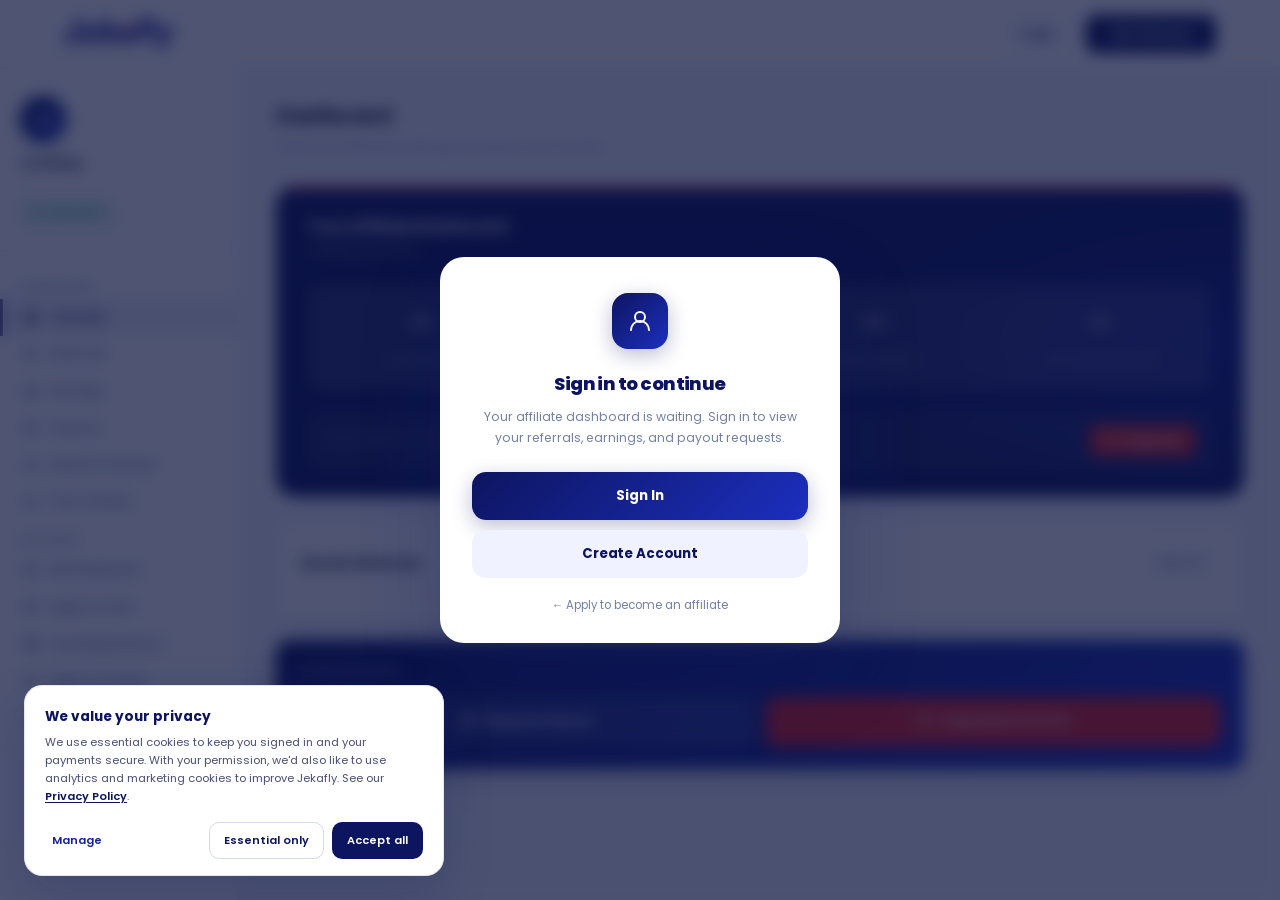
<file: jekafly_connected/affiliate-dashboard.html>
<!DOCTYPE html>
<html lang="en">

<head>
    <meta charset="UTF-8" />
    <meta name="viewport" content="width=device-width, initial-scale=1.0" />
    <link rel="icon" type="image/svg+xml" href="favicon.svg" />
    <link rel="icon" type="image/x-icon" href="favicon.ico" />
    <link rel="icon" type="image/png" sizes="32x32" href="favicon-32x32.png" />
    <link rel="icon" type="image/png" sizes="16x16" href="favicon-16x16.png" />
    <link rel="apple-touch-icon" sizes="180x180" href="apple-touch-icon.png" />
    <link rel="manifest" href="site.webmanifest" />
    <title>Affiliate Dashboard — Jekafly</title>
    <meta name="robots" content="noindex, nofollow" />
    <link rel="preconnect" href="https://fonts.googleapis.com" />
    <link rel="preconnect" href="https://fonts.gstatic.com" crossorigin />
    <link href="https://fonts.googleapis.com/css2?family=Poppins:ital,wght@0,400;0,600;0,700;1,400;1,700&display=swap"
        rel="stylesheet" />
    <link rel="stylesheet" href="assets/css/styles.css" />
    <link rel="stylesheet" href="assets/css/utilities.css" />
    <link rel="stylesheet" href="assets/css/dashboard.css" />
    <link rel="stylesheet" href="assets/css/affiliate-dashboard.css" />
    <link rel="stylesheet" href="mobile.css" media="(max-width: 1024px)" />
</head>

<body>

    <div id="afd-loading">
        <img src="assets/images/JEKAFLY LOGO B-R 2.png" alt="Jekafly" style="height:36px;" />
        <svg width="24" height="24" viewBox="0 0 24 24" fill="none" stroke="#0D1560" stroke-width="2.5"
            stroke-linecap="round">
            <path
                d="M12 2v4M12 18v4M4.93 4.93l2.83 2.83M16.24 16.24l2.83 2.83M2 12h4M18 12h4M4.93 19.07l2.83-2.83M16.24 7.76l2.83-2.83" />
        </svg>
    </div>

    <div id="afd-gate">
        <div class="afd-gate-box">
            <div class="afd-gate-icon">
                <svg width="24" height="24" viewBox="0 0 24 24" fill="none" stroke="#fff" stroke-width="2"
                    stroke-linecap="round" stroke-linejoin="round">
                    <circle cx="12" cy="8" r="5" />
                    <path d="M3 21a9 9 0 0 1 18 0" />
                </svg>
            </div>
            <div class="afd-gate-title">Sign in to continue</div>
            <div class="afd-gate-sub">Your affiliate dashboard is waiting. Sign in to view your referrals, earnings,
                and payout requests.</div>
            <div class="afd-gate-btns">
                <button class="afd-gate-btn-primary" onclick="gateLogin()">Sign In</button>
                <button class="afd-gate-btn-secondary" onclick="gateRegister()">Create Account</button>
            </div>
            <a href="/affiliate" class="afd-gate-back">← Apply to become an affiliate</a>
        </div>
    </div>

    <div id="afd-not-aff">
        <div class="afd-gate-box">
            <div class="afd-gate-icon afd-gate-icon--warning">
                <svg width="22" height="22" viewBox="0 0 24 24" fill="none" stroke="#fff" stroke-width="2"
                    stroke-linecap="round" stroke-linejoin="round">
                    <path d="m21.73 18-8-14a2 2 0 0 0-3.48 0l-8 14A2 2 0 0 0 4 21h16a2 2 0 0 0 1.73-3" />
                    <path d="M12 9v4" />
                    <path d="M12 17h.01" />
                </svg>
            </div>
            <div class="afd-gate-title" id="not-aff-title">Not Yet an Affiliate</div>
            <div class="afd-gate-sub" id="not-aff-body">You don't have an approved affiliate account yet. Apply to
                join the programme and start earning.</div>
            <div class="afd-gate-btns">
                <a href="/affiliate#apply" class="afd-gate-btn-primary">Apply Now</a>
                <a href="/dashboard" class="afd-gate-btn-secondary">Go to My Dashboard</a>
            </div>
        </div>
    </div>

    <!-- Flow A: New user — set password -->
    <div id="afd-setpass-overlay" class="afd-setpass-overlay">
        <div class="afd-overlay-box">
            <div class="afd-overlay-header">
                <div class="afd-overlay-header-circle-lg"></div>
                <div class="afd-overlay-header-circle-sm"></div>
                <div class="afd-overlay-header-icon">
                    <svg width="22" height="22" viewBox="0 0 24 24" fill="none" stroke="#fff" stroke-width="2"
                        stroke-linecap="round" stroke-linejoin="round">
                        <path d="M12 22s8-4 8-10V5l-8-3-8 3v7c0 6 8 10 8 10z" />
                    </svg>
                </div>
                <div class="afd-overlay-header-eyebrow">Affiliate Programme</div>
                <h2 class="afd-overlay-header-title">Welcome aboard, <span id="setpass-name">there</span>!</h2>
                <p class="afd-overlay-header-sub">You've been approved. Set a password to secure your account and
                    access your affiliate dashboard.</p>
            </div>
            <div class="afd-overlay-body">
                <div class="afd-overlay-info-box">
                    <svg width="16" height="16" viewBox="0 0 24 24" fill="none" stroke="#0D1560" stroke-width="2"
                        stroke-linecap="round" stroke-linejoin="round">
                        <circle cx="12" cy="12" r="10" />
                        <path d="M12 8v4l3 3" />
                    </svg>
                    <span>This link expires in 72 hours</span>
                </div>
                <div class="afd-overlay-field">
                    <label>New Password</label>
                    <div class="afd-overlay-input-wrap">
                        <input id="sp-new" type="password" placeholder="Min. 8 characters" class="afd-overlay-input"
                            oninput="spCheckStrength(this.value)" />
                        <button type="button" class="afd-overlay-eye"
                            onclick="var i=document.getElementById('sp-new');i.type=i.type==='password'?'text':'password';">
                            <svg width="16" height="16" viewBox="0 0 24 24" fill="none" stroke="currentColor"
                                stroke-width="2" stroke-linecap="round" stroke-linejoin="round">
                                <path d="M2 12s3-7 10-7 10 7 10 7-3 7-10 7-10-7-10-7Z" />
                                <circle cx="12" cy="12" r="3" />
                            </svg>
                        </button>
                    </div>
                    <div class="afd-str-bars">
                        <div id="sp-str-1" class="afd-str-bar"></div>
                        <div id="sp-str-2" class="afd-str-bar"></div>
                        <div id="sp-str-3" class="afd-str-bar"></div>
                        <div id="sp-str-4" class="afd-str-bar"></div>
                    </div>
                    <div id="sp-str-label" class="afd-str-label"></div>
                </div>
                <div class="afd-overlay-field">
                    <label>Confirm Password</label>
                    <div class="afd-overlay-input-wrap">
                        <input id="sp-confirm" type="password" placeholder="Repeat password" class="afd-overlay-input"
                            oninput="spCheckConfirm()" />
                        <button type="button" class="afd-overlay-eye"
                            onclick="var i=document.getElementById('sp-confirm');i.type=i.type==='password'?'text':'password';">
                            <svg width="16" height="16" viewBox="0 0 24 24" fill="none" stroke="currentColor"
                                stroke-width="2" stroke-linecap="round" stroke-linejoin="round">
                                <path d="M2 12s3-7 10-7 10 7 10 7-3 7-10 7-10-7-10-7Z" />
                                <circle cx="12" cy="12" r="3" />
                            </svg>
                        </button>
                    </div>
                    <div id="sp-confirm-msg" class="afd-overlay-confirm-msg"></div>
                </div>
                <p id="sp-err" class="afd-overlay-err"></p>
                <button id="sp-btn" class="afd-overlay-submit" onclick="handleSetPassword()">
                    Save Password &amp; Enter Dashboard →
                </button>
            </div>
        </div>
    </div>

    <!-- Flow B: Existing user — sign in to connect -->
    <div id="afd-existing-overlay" class="afd-existing-overlay">
        <div class="afd-overlay-box">
            <div class="afd-overlay-header">
                <div class="afd-overlay-header-circle-lg"></div>
                <div class="afd-overlay-header-icon">
                    <svg width="22" height="22" viewBox="0 0 24 24" fill="none" stroke="#fff" stroke-width="2"
                        stroke-linecap="round" stroke-linejoin="round">
                        <path d="M12 22s8-4 8-10V5l-8-3-8 3v7c0 6 8 10 8 10z" />
                    </svg>
                </div>
                <div class="afd-overlay-header-eyebrow">Affiliate Programme</div>
                <h2 class="afd-overlay-header-title">You've been approved!</h2>
                <p class="afd-overlay-header-sub">Your existing Jekafly account now has affiliate access. Sign in
                    below to continue to your dashboard.</p>
            </div>
            <div class="afd-overlay-body">
                <div class="afd-overlay-existing-info">
                    <div class="afd-overlay-existing-icon">
                        <svg width="16" height="16" viewBox="0 0 24 24" fill="none" stroke="#fff" stroke-width="2"
                            stroke-linecap="round" stroke-linejoin="round">
                            <circle cx="12" cy="8" r="5" />
                            <path d="M3 21a9 9 0 0 1 18 0" />
                        </svg>
                    </div>
                    <div>
                        <div class="afd-overlay-existing-label">Signing in as</div>
                        <div id="existing-email" class="afd-overlay-existing-email"></div>
                    </div>
                </div>
                <div class="afd-overlay-field">
                    <label>Your Password</label>
                    <div class="afd-overlay-input-wrap">
                        <input id="existing-pass" type="password" placeholder="Enter your Jekafly password"
                            class="afd-overlay-input" onkeydown="if(event.key==='Enter')handleExistingSignIn()" />
                        <button type="button" class="afd-overlay-eye"
                            onclick="var i=document.getElementById('existing-pass');i.type=i.type==='password'?'text':'password';">
                            <svg width="16" height="16" viewBox="0 0 24 24" fill="none" stroke="currentColor"
                                stroke-width="2" stroke-linecap="round" stroke-linejoin="round">
                                <path d="M2 12s3-7 10-7 10 7 10 7-3 7-10 7-10-7-10-7Z" />
                                <circle cx="12" cy="12" r="3" />
                            </svg>
                        </button>
                    </div>
                </div>
                <p id="existing-err" class="afd-overlay-err"></p>
                <button id="existing-btn" class="afd-overlay-submit" onclick="handleExistingSignIn()">
                    Sign In &amp; Enter Dashboard →
                </button>
                <a href="#" class="afd-overlay-forgot" onclick="handleExistingForgotPassword(event)">Forgot your
                    password?</a>
            </div>
        </div>
    </div>

    <nav id="main-nav">
        <a href="/" class="nav-logo">
            <img src="assets/images/JEKAFLY LOGO B-R 2.png" alt="Jekafly Logo" />
        </a>
        <div class="nav-links"></div>
        <div class="nav-cta" id="nav-cta-area"></div>
        <button class="nav-toggle" id="nav-toggle" onclick="toggleNavMenu()" aria-label="Menu">
            <span class="nav-burger" id="nav-burger">
                <svg width="18" height="18" viewBox="0 0 24 24" fill="none" stroke="currentColor" stroke-width="2"
                    stroke-linecap="round">
                    <line x1="3" y1="6" x2="21" y2="6" />
                    <line x1="3" y1="12" x2="21" y2="12" />
                    <line x1="3" y1="18" x2="21" y2="18" />
                </svg>
            </span>
        </button>
    </nav>
    <div class="nav-mobile-drawer" id="nav-mobile-drawer">
        <div class="nav-mob-footer" id="nav-mobile-cta"></div>
    </div>
    <div class="nav-mobile-overlay" id="nav-mobile-overlay" onclick="closeNavMenu()"></div>

    <div class="afd-page">

        <div class="afd-wrap">

            <div class="afd-sidebar">
                <div class="afd-user-block">
                    <div class="afd-avatar" id="afd-avatar">JA</div>
                    <div class="afd-user-name" id="afd-user-name">Loading...</div>
                    <div class="afd-user-email" id="afd-user-email">—</div>
                    <div class="afd-user-badge">
                        <svg width="10" height="10" viewBox="0 0 24 24" fill="none" stroke="currentColor"
                            stroke-width="2.5" stroke-linecap="round" stroke-linejoin="round">
                            <path d="M22 11.08V12a10 10 0 1 1-5.93-9.14" />
                            <path d="m9 11 3 3L22 4" />
                        </svg>
                        Affiliate
                    </div>
                </div>

                <div class="afd-nav-section">Dashboard</div>
                <div class="afd-nav-item active" onclick="showAfdTab('overview',this)">
                    <span class="ni"><svg width="16" height="16" viewBox="0 0 24 24" fill="none" stroke="currentColor"
                            stroke-width="2" stroke-linecap="round" stroke-linejoin="round">
                            <rect x="3" y="3" width="7" height="7" rx="1" />
                            <rect x="14" y="3" width="7" height="7" rx="1" />
                            <rect x="3" y="14" width="7" height="7" rx="1" />
                            <rect x="14" y="14" width="7" height="7" rx="1" />
                        </svg></span>
                    Overview
                </div>
                <div class="afd-nav-item" onclick="showAfdTab('referrals',this)">
                    <span class="ni"><svg width="16" height="16" viewBox="0 0 24 24" fill="none" stroke="currentColor"
                            stroke-width="2" stroke-linecap="round" stroke-linejoin="round">
                            <path d="M16 21v-2a4 4 0 0 0-4-4H6a4 4 0 0 0-4 4v2" />
                            <circle cx="9" cy="7" r="4" />
                            <path d="M22 21v-2a4 4 0 0 0-3-3.87" />
                            <path d="M16 3.13a4 4 0 0 1 0 7.75" />
                        </svg></span>
                    Referrals
                </div>
                <div class="afd-nav-item" onclick="showAfdTab('earnings',this)">
                    <span class="ni"><svg width="16" height="16" viewBox="0 0 24 24" fill="none" stroke="currentColor"
                            stroke-width="2" stroke-linecap="round" stroke-linejoin="round">
                            <circle cx="12" cy="12" r="10" />
                            <path d="M16 8h-6a2 2 0 1 0 0 4h4a2 2 0 1 1 0 4H8" />
                            <path d="M12 18V6" />
                        </svg></span>
                    Earnings
                </div>
                <div class="afd-nav-item" onclick="showAfdTab('payouts',this)">
                    <span class="ni"><svg width="16" height="16" viewBox="0 0 24 24" fill="none" stroke="currentColor"
                            stroke-width="2" stroke-linecap="round" stroke-linejoin="round">
                            <line x1="3" y1="22" x2="21" y2="22" />
                            <line x1="6" y1="18" x2="6" y2="11" />
                            <line x1="10" y1="18" x2="10" y2="11" />
                            <line x1="14" y1="18" x2="14" y2="11" />
                            <line x1="18" y1="18" x2="18" y2="11" />
                            <polygon points="12 2 20 7 4 7" />
                        </svg></span>
                    Payouts
                </div>
                <div class="afd-nav-item" onclick="showAfdTab('share',this)">
                    <span class="ni"><svg width="16" height="16" viewBox="0 0 24 24" fill="none" stroke="currentColor"
                            stroke-width="2" stroke-linecap="round" stroke-linejoin="round">
                            <circle cx="18" cy="5" r="3" />
                            <circle cx="6" cy="12" r="3" />
                            <circle cx="18" cy="19" r="3" />
                            <line x1="8.59" y1="13.51" x2="15.42" y2="17.49" />
                            <line x1="15.41" y1="6.51" x2="8.59" y2="10.49" />
                        </svg></span>
                    Share & Promote
                </div>
                <div class="afd-nav-item" onclick="showAfdTab('tiers',this)">
                    <span class="ni"><svg width="16" height="16" viewBox="0 0 24 24" fill="none" stroke="currentColor"
                            stroke-width="2" stroke-linecap="round" stroke-linejoin="round">
                            <polygon
                                points="12 2 15.09 8.26 22 9.27 17 14.14 18.18 21.02 12 17.77 5.82 21.02 7 14.14 2 9.27 8.91 8.26 12 2" />
                        </svg></span>
                    Tiers &amp; Rates
                </div>
                <div class="afd-nav-section">Account</div>
                <div class="afd-nav-item" onclick="window.location.href='/dashboard'">
                    <span class="ni"><svg width="16" height="16" viewBox="0 0 24 24" fill="none" stroke="currentColor"
                            stroke-width="2" stroke-linecap="round" stroke-linejoin="round">
                            <rect x="3" y="3" width="18" height="18" rx="2" />
                            <path d="M9 3v18" />
                        </svg></span>
                    My Dashboard
                </div>
                <div class="afd-nav-item" onclick="window.location.href='/apply'">
                    <span class="ni"><svg width="16" height="16" viewBox="0 0 24 24" fill="none" stroke="currentColor"
                            stroke-width="2" stroke-linecap="round" stroke-linejoin="round">
                            <path d="M9 5H7a2 2 0 00-2 2v12a2 2 0 002 2h10a2 2 0 002-2V7a2 2 0 00-2-2h-2" />
                            <rect x="9" y="3" width="6" height="4" rx="1" />
                            <line x1="9" y1="12" x2="15" y2="12" />
                            <line x1="9" y1="16" x2="13" y2="16" />
                        </svg></span>
                    Apply for Visa
                </div>
                <div class="afd-nav-item" onclick="window.location.href='/visa'">
                    <span class="ni"><svg width="16" height="16" viewBox="0 0 24 24" fill="none" stroke="currentColor"
                            stroke-width="2" stroke-linecap="round" stroke-linejoin="round">
                            <circle cx="12" cy="12" r="10" />
                            <path d="M12 2a14.5 14.5 0 0 0 0 20 14.5 14.5 0 0 0 0-20" />
                            <path d="M2 12h20" />
                        </svg></span>
                    Visa Requirements
                </div>
                <div class="afd-nav-item" onclick="window.location.href='/'">
                    <span class="ni"><svg width="16" height="16" viewBox="0 0 24 24" fill="none" stroke="currentColor"
                            stroke-width="2" stroke-linecap="round" stroke-linejoin="round">
                            <path
                                d="M17.8 19.2 16 11l3.5-3.5C21 6 21 4 19 4c-2 0-4 1-4 1L8.5 8.5l-8.3-1.8L2 9l8 2-1 5-5 2 1 2 6-1.5 2 6 2-2.5z" />
                        </svg></span>
                    Flights &amp; Hotels
                </div>
                <div class="afd-nav-item" onclick="doLogout()">
                    <span class="ni"><svg width="16" height="16" viewBox="0 0 24 24" fill="none" stroke="currentColor"
                            stroke-width="2" stroke-linecap="round" stroke-linejoin="round">
                            <path d="M9 21H5a2 2 0 01-2-2V5a2 2 0 012-2h4" />
                            <polyline points="16 17 21 12 16 7" />
                            <line x1="21" y1="12" x2="9" y2="12" />
                        </svg></span>
                    Logout
                </div>
            </div>

            <div class="afd-main">

                <!-- OVERVIEW TAB -->
                <div id="tab-overview">
                    <div class="afd-greeting" id="afd-greeting">Dashboard</div>
                    <div class="afd-sub">Track your referrals, earnings, and grow your income.</div>

                    <div class="afd-hero-band">
                        <div class="afd-hero-inner">
                            <div class="afd-hero-top">
                                <div>
                                    <div class="afd-hero-title">Your Affiliate Dashboard</div>
                                    <div class="afd-hero-sub" id="afd-tier-line">Loading your stats...</div>
                                </div>
                                <div id="afd-tier-badge-wrap"></div>
                            </div>

                            <div class="afd-stats-grid">
                                <div class="afd-stat-cell">
                                    <span class="afd-stat-val" id="afd-s-clicks">—</span>
                                    <span class="afd-stat-lbl">Link Clicks</span>
                                </div>
                                <div class="afd-stat-cell">
                                    <span class="afd-stat-val" id="afd-s-refs">—</span>
                                    <span class="afd-stat-lbl">Referrals</span>
                                </div>
                                <div class="afd-stat-cell">
                                    <span class="afd-stat-val" id="afd-s-earned">—</span>
                                    <span class="afd-stat-lbl">Total Earned</span>
                                </div>
                                <div class="afd-stat-cell">
                                    <span class="afd-stat-val" id="afd-s-balance">—</span>
                                    <span class="afd-stat-lbl">Available Balance</span>
                                </div>
                            </div>

                            <div class="afd-ref-row">
                                <span class="afd-ref-label">Your referral link</span>
                                <span class="afd-ref-code" id="afd-ref-link">Loading...</span>
                                <button class="afd-copy-btn" onclick="copyRefLink()">
                                    <svg width="13" height="13" viewBox="0 0 24 24" fill="none" stroke="currentColor"
                                        stroke-width="2" stroke-linecap="round" stroke-linejoin="round">
                                        <rect x="9" y="9" width="13" height="13" rx="2" />
                                        <path d="M5 15H4a2 2 0 01-2-2V4a2 2 0 012-2h9a2 2 0 012 2v1" />
                                    </svg>
                                    Copy Link
                                </button>
                            </div>
                        </div>
                    </div>

                    <div class="afd-card">
                        <div class="afd-card-title">
                            Recent Referrals
                            <button class="afd-btn-ghost"
                                onclick="showAfdTab('referrals', document.querySelector('[onclick*=referrals]'))">View
                                All</button>
                        </div>
                        <div id="afd-recent-refs"></div>
                    </div>

                    <div class="afd-card afd-card--dark">
                        <div class="afd-card-title">Quick Actions</div>
                        <div class="afd-quick-grid">
                            <button class="afd-quick-btn afd-quick-btn--ghost"
                                onclick="showAfdTab('payouts', document.querySelector('[onclick*=payouts]'))">
                                <svg width="15" height="15" viewBox="0 0 24 24" fill="none" stroke="currentColor"
                                    stroke-width="2" stroke-linecap="round" stroke-linejoin="round">
                                    <line x1="3" y1="22" x2="21" y2="22" />
                                    <line x1="6" y1="18" x2="6" y2="11" />
                                    <line x1="10" y1="18" x2="10" y2="11" />
                                    <line x1="14" y1="18" x2="14" y2="11" />
                                    <line x1="18" y1="18" x2="18" y2="11" />
                                    <polygon points="12 2 20 7 4 7" />
                                </svg>
                                Request Payout
                            </button>
                            <button class="afd-quick-btn afd-quick-btn--red" onclick="copyRefLink()">
                                <svg width="15" height="15" viewBox="0 0 24 24" fill="none" stroke="currentColor"
                                    stroke-width="2" stroke-linecap="round" stroke-linejoin="round">
                                    <rect x="9" y="9" width="13" height="13" rx="2" />
                                    <path d="M5 15H4a2 2 0 01-2-2V4a2 2 0 012-2h9a2 2 0 012 2v1" />
                                </svg>
                                Copy Referral Link
                            </button>
                        </div>
                    </div>
                </div>

                <!-- REFERRALS TAB -->
                <div id="tab-referrals" class="tab-panel-hidden">
                    <div class="afd-greeting">Referrals</div>
                    <div class="afd-sub">Everyone who visited Jekafly through your link.</div>
                    <div class="afd-card">
                        <div class="afd-card-title">All Referrals <span id="afd-refs-count"
                                class="afd-card-title-meta"></span></div>
                        <div class="afd-table-scroll" id="afd-refs-table"></div>
                    </div>
                </div>

                <!-- EARNINGS TAB -->
                <div id="tab-earnings" class="tab-panel-hidden">
                    <div class="afd-greeting">Earnings</div>
                    <div class="afd-sub">Commission earned from successful referrals.</div>
                    <div class="afd-card">
                        <div class="afd-card-title">Earnings Breakdown</div>
                        <div id="afd-earnings-table"></div>
                    </div>
                </div>

                <!-- PAYOUTS TAB -->
                <div id="tab-payouts" class="tab-panel-hidden">
                    <div class="afd-greeting">Payouts</div>
                    <div class="afd-sub">Request your earnings and track payout history.</div>

                    <div class="afd-card">
                        <div class="afd-card-title">Request a Payout</div>
                        <p class="afd-payout-balance-line">
                            Available balance: <strong id="afd-payout-balance"
                                class="afd-payout-balance-val">₦0</strong>
                        </p>
                        <div class="afd-payout-form">
                            <!-- Bank details pre-filled from application — locked -->
                            <div class="afd-payout-bank-notice">
                                <div
                                    style="width:36px;height:36px;background:linear-gradient(135deg,#0D1560,#1C2FBF);border-radius:10px;display:flex;align-items:center;justify-content:center;flex-shrink:0;margin-top:2px;">
                                    <svg width="16" height="16" viewBox="0 0 24 24" fill="none" stroke="#fff"
                                        stroke-width="2" stroke-linecap="round" stroke-linejoin="round">
                                        <rect x="2" y="5" width="20" height="14" rx="2" />
                                        <line x1="2" y1="10" x2="22" y2="10" />
                                    </svg>
                                </div>
                                <div class="afd-payout-bank-info">
                                    <div class="afd-payout-bank-label">Payout Account</div>
                                    <div id="payout-bank-display" class="afd-payout-bank-name">—</div>
                                    <div id="payout-acct-display" class="afd-payout-bank-acct">—</div>
                                    <div id="payout-name-display" class="afd-payout-bank-holder">—</div>
                                </div>
                                <div class="afd-payout-bank-support">
                                    To change, contact<br>
                                    <a href="mailto:support@jekafly.com">support@jekafly.com</a>
                                </div>
                            </div>
                            <div class="afd-form-row">
                                <div class="afd-field">
                                    <label>Amount (₦)</label>
                                    <input type="number" id="payout-amount" placeholder="e.g. 10000" min="5000" />
                                </div>
                                <div class="afd-field afd-field--end">
                                    <div class="afd-payout-min-note">
                                        Minimum payout: <strong>₦5,000</strong><br>
                                        Payouts processed every Friday.
                                    </div>
                                </div>
                            </div>
                            <!-- Hidden fields carry the locked bank data -->
                            <input type="hidden" id="payout-bank-name" />
                            <input type="hidden" id="payout-acct-no" />
                            <input type="hidden" id="payout-acct-name" />
                            <div>
                                <button class="afd-btn" onclick="requestPayout()" id="payout-btn">
                                    <svg width="15" height="15" viewBox="0 0 24 24" fill="none" stroke="currentColor"
                                        stroke-width="2" stroke-linecap="round" stroke-linejoin="round">
                                        <line x1="22" y1="2" x2="11" y2="13" />
                                        <polygon points="22 2 15 22 11 13 2 9 22 2" />
                                    </svg>
                                    Submit Payout Request
                                </button>
                            </div>
                        </div>
                    </div>

                    <div class="afd-card">
                        <div class="afd-card-title">Payout History</div>
                        <div id="afd-payout-history"></div>
                    </div>
                </div>

                <!-- SHARE TAB -->
                <div id="tab-share" class="tab-panel-hidden">
                    <div class="afd-greeting">Share &amp; Promote</div>
                    <div class="afd-sub">Share your referral link and start earning on every successful application.
                    </div>

                    <div class="afd-card">
                        <div class="afd-card-title">Your Referral Link</div>
                        <div class="afd-ref-display">
                            <span class="afd-ref-display-code" id="afd-ref-link-2">Loading...</span>
                            <button class="afd-btn" onclick="copyRefLink()">Copy</button>
                        </div>
                        <p class="afd-share-hint">Share this link on WhatsApp, Instagram,
                            YouTube, or any platform where your audience is. Anyone who applies through your link earns
                            you a commission.</p>
                    </div>

                    <div class="afd-card">
                        <div class="afd-card-title">Quick Share</div>
                        <div class="afd-share-grid" id="afd-share-btns"></div>
                    </div>

                    <div class="afd-card">
                        <div class="afd-card-title">Your Referral Code</div>
                        <div class="afd-code-row">
                            <code class="afd-code-display" id="afd-code-display">—</code>
                            <div class="afd-code-hint">Customers can also enter this code
                                manually on the application form.</div>
                        </div>
                    </div>
                </div>

                <!-- TIERS TAB -->
                <div id="tab-tiers" class="tab-panel-hidden">
                    <div class="afd-greeting">Commission Tiers</div>
                    <div class="afd-sub">Your rate increases automatically as your referral volume grows.</div>

                    <div class="afd-card">
                        <div class="afd-card-title">Your Current Tier</div>
                        <div id="afd-current-tier-msg" class="afd-tier-current-msg"></div>
                        <div class="afd-tier-wrap">
                            <div class="afd-tier-row" id="tier-starter">
                                <div class="afd-tier-icon afd-tier-icon--starter">
                                    <svg width="16" height="16" viewBox="0 0 24 24" fill="none" stroke="#94a3b8"
                                        stroke-width="2" stroke-linecap="round" stroke-linejoin="round">
                                        <path d="M12 2L2 7l10 5 10-5-10-5z" />
                                        <path d="M2 17l10 5 10-5" />
                                        <path d="M2 12l10 5 10-5" />
                                    </svg>
                                </div>
                                <div class="afd-tier-info">
                                    <div class="afd-tier-name">Starter</div>
                                    <div class="afd-tier-range">0–5 referrals / month</div>
                                </div>
                                <div class="afd-tier-rate">8%</div>
                            </div>
                            <div class="afd-tier-row" id="tier-growth">
                                <div class="afd-tier-icon afd-tier-icon--growth">
                                    <svg width="16" height="16" viewBox="0 0 24 24" fill="none" stroke="#f59e0b"
                                        stroke-width="2" stroke-linecap="round" stroke-linejoin="round">
                                        <polyline points="22 7 13.5 15.5 8.5 10.5 2 17" />
                                        <polyline points="16 7 22 7 22 13" />
                                    </svg>
                                </div>
                                <div class="afd-tier-info">
                                    <div class="afd-tier-name">Growth</div>
                                    <div class="afd-tier-range">6–15 referrals / month</div>
                                </div>
                                <div class="afd-tier-rate">10%</div>
                            </div>
                            <div class="afd-tier-row" id="tier-pro">
                                <div class="afd-tier-icon afd-tier-icon--pro">
                                    <svg width="16" height="16" viewBox="0 0 24 24" fill="none" stroke="#8b5cf6"
                                        stroke-width="2" stroke-linecap="round" stroke-linejoin="round">
                                        <polygon
                                            points="12 2 15.09 8.26 22 9.27 17 14.14 18.18 21.02 12 17.77 5.82 21.02 7 14.14 2 9.27 8.91 8.26 12 2" />
                                    </svg>
                                </div>
                                <div class="afd-tier-info">
                                    <div class="afd-tier-name">Pro</div>
                                    <div class="afd-tier-range">16–30 referrals / month</div>
                                </div>
                                <div class="afd-tier-rate">12%</div>
                            </div>
                            <div class="afd-tier-row" id="tier-elite">
                                <div class="afd-tier-icon afd-tier-icon--elite">
                                    <svg width="16" height="16" viewBox="0 0 24 24" fill="none" stroke="#10b981"
                                        stroke-width="2" stroke-linecap="round" stroke-linejoin="round">
                                        <path
                                            d="m11.562 3.266a.5.5 0 0 1 .876 0L15.39 8.87a1 1 0 0 0 1.516.294L21.183 5.5a.5.5 0 0 1 .798.519l-2.834 10.246a1 1 0 0 1-.956.734H5.81a1 1 0 0 1-.957-.734L2.02 6.02a.5.5 0 0 1 .798-.519l4.276 3.664a1 1 0 0 0 1.516-.294z" />
                                    </svg>
                                </div>
                                <div class="afd-tier-info">
                                    <div class="afd-tier-name">Elite</div>
                                    <div class="afd-tier-range">31+ referrals / month</div>
                                </div>
                                <div class="afd-tier-rate">15%</div>
                            </div>
                        </div>
                    </div>
                </div>

            </div>
        </div>
    </div>

    <script src="assets/js/api.js"></script>
    <script src="assets/js/app.js"></script>
    <script src="assets/js/cookie-consent.js" defer></script>
    <script>
        let _aff = null;
        let _affStats = null;
        let _affPayouts = [];
        let _affRefs = [];

        const TABS = ['overview', 'referrals', 'earnings', 'payouts', 'share', 'tiers'];

        function setMobNav(tab) {
            document.querySelectorAll('.afd-mob-nav-item').forEach(b => b.classList.remove('active'));
            const btn = document.getElementById('mobn-' + tab);
            if (btn) btn.classList.add('active');
        }

        function showAfdTab(tab, el) {
            TABS.forEach(t => {
                document.getElementById('tab-' + t)?.classList.toggle('tab-panel-hidden', t !== tab);
            });
            document.querySelectorAll('.afd-nav-item').forEach(i => i.classList.remove('active'));
            if (el) el.classList.add('active');
            setMobNav(tab);
        }

        function escHtml(s) {
            return String(s || '').replace(/&/g, '&amp;').replace(/</g, '&lt;').replace(/>/g, '&gt;');
        }

        function tierInfo(refs) {
            if (refs >= 31) return { name: 'Elite', cls: 'tier-elite', rate: 15 };
            if (refs >= 16) return { name: 'Pro', cls: 'tier-pro', rate: 12 };
            if (refs >= 6) return { name: 'Growth', cls: 'tier-growth', rate: 10 };
            return { name: 'Starter', cls: 'tier-starter', rate: 8 };
        }

        function fmt(n) { return '₦' + Number(n || 0).toLocaleString(); }

        function renderOverview() {
            const stats = _affStats || {};
            const refs = stats.conversions || stats.totalReferrals || 0;
            const tier = tierInfo(refs);
            const refLink = window.location.origin + '/apply?ref=' + (_aff.referralCode || _aff.code || '');
            const balance = stats.balance || _aff.balance || 0;

            document.getElementById('afd-s-clicks').textContent = stats.totalClicks || _aff.totalClicks || 0;
            document.getElementById('afd-s-refs').textContent = refs;
            document.getElementById('afd-s-earned').textContent = fmt(stats.totalEarned || _aff.totalEarned);
            document.getElementById('afd-s-balance').textContent = fmt(balance);
            document.getElementById('afd-ref-link').textContent = refLink;
            document.getElementById('afd-ref-link-2').textContent = refLink;
            document.getElementById('afd-code-display').textContent = _aff.referralCode || _aff.code || '—';
            document.getElementById('afd-payout-balance').textContent = fmt(balance);
            document.getElementById('afd-tier-line').textContent = tier.name + ' Tier · ' + tier.rate + '% commission rate';
            document.getElementById('afd-tier-badge-wrap').innerHTML = `<span class="afd-tier-badge ${tier.cls}">${tier.name}</span>`;

            window._afdRefLink = refLink;

            // Pre-fill locked payout bank fields from affiliate application data
            const bankName = _aff.bankName || '';
            const bankAccount = _aff.bankAccount || _aff.accountNumber || '';
            const accountName = _aff.accountName || '';
            document.getElementById('payout-bank-name').value = bankName;
            document.getElementById('payout-acct-no').value = bankAccount;
            document.getElementById('payout-acct-name').value = accountName;
            // Display fields
            const bankDisp = document.getElementById('payout-bank-display');
            const acctDisp = document.getElementById('payout-acct-display');
            const nameDisp = document.getElementById('payout-name-display');
            if (bankDisp) bankDisp.textContent = bankName || '—';
            if (acctDisp) acctDisp.textContent = bankAccount || '—';
            if (nameDisp) nameDisp.textContent = accountName || '—';

            renderRecentRefs();
            renderTiersTab(refs, tier);
            renderShareTab(refLink, _aff.referralCode || _aff.code || '');
        }

        function fmtDate(r) {
            const raw = r.date || r.createdAt || r.requestedAt || r.appliedAt || r.submittedAt;
            if (!raw) return '—';
            const d = new Date(raw);
            if (isNaN(d)) return '—';
            return d.toLocaleDateString('en-NG', { day: 'numeric', month: 'short', year: '2-digit' });
        }
        function abbr(str, max) {
            if (!str || str === '—') return str || '—';
            return str.length > max ? str.slice(0, max) + '…' : str;
        }
        function abbrName(str) {
            if (!str || str === '—') return str || '—';
            const parts = str.trim().split(' ');
            if (parts.length === 1) return abbr(parts[0], 10);
            return parts[0] + ' ' + parts[1][0] + '.';
        }
        function abbrRef(str) {
            if (!str || str === '—') return str || '—';
            return str.length > 14 ? str.slice(0, 6) + '…' + str.slice(-4) : str;
        }

        function renderRecentRefs() {
            const el = document.getElementById('afd-recent-refs');
            const recent = (_affRefs || []).slice(0, 5);
            if (!recent.length) {
                el.innerHTML = `<div class="afd-empty"><svg width="32" height="32" viewBox="0 0 24 24" fill="none" stroke="currentColor" stroke-width="1.5" stroke-linecap="round" stroke-linejoin="round"><path d="M16 21v-2a4 4 0 0 0-4-4H6a4 4 0 0 0-4 4v2"/><circle cx="9" cy="7" r="4"/><path d="M22 21v-2a4 4 0 0 0-3-3.87"/><path d="M16 3.13a4 4 0 0 1 0 7.75"/></svg><div>No referrals yet. Share your link to get started!</div></div>`;
                return;
            }
            el.innerHTML = recent.map(r => {
                const isPaid = r.paid || r.status === 'paid';
                const initials = (r.name || r.applicantName || '?').split(' ').map(w => w[0]).join('').slice(0, 2).toUpperCase();
                return `<div class="afd-ref-card">
                    <div class="afd-ref-card-avatar">${escHtml(initials)}</div>
                    <div class="afd-ref-card-body">
                        <div class="afd-ref-card-name">${escHtml(abbrName(r.name || r.applicantName))}</div>
                        <div class="afd-ref-card-dest">${escHtml(r.destination || '—')}</div>
                    </div>
                    <div class="afd-ref-card-right">
                        <div class="afd-ref-card-amount">${fmt(r.commission || r.amount)}</div>
                        <div class="afd-ref-card-date">${fmtDate(r)}</div>
                        <span class="${isPaid ? 'pill-success' : 'pill-pending'}">${isPaid ? '✓ Paid' : 'Pending'}</span>
                    </div>
                </div>`;
            }).join('');
        }

        function renderRefsTable() {
            const el = document.getElementById('afd-refs-table');
            const countEl = document.getElementById('afd-refs-count');
            if (!_affRefs.length) {
                if (countEl) countEl.textContent = '0 referrals';
                el.innerHTML = `<div class="afd-empty"><svg width="32" height="32" viewBox="0 0 24 24" fill="none" stroke="currentColor" stroke-width="1.5" stroke-linecap="round" stroke-linejoin="round"><path d="M16 21v-2a4 4 0 0 0-4-4H6a4 4 0 0 0-4 4v2"/><circle cx="9" cy="7" r="4"/><path d="M22 21v-2a4 4 0 0 0-3-3.87"/><path d="M16 3.13a4 4 0 0 1 0 7.75"/></svg><div>No referrals yet.</div></div>`;
                return;
            }
            if (countEl) countEl.textContent = _affRefs.length + ' referral' + (_affRefs.length !== 1 ? 's' : '');
            el.innerHTML = _affRefs.map(r => {
                const isPaid = r.paid || r.status === 'paid';
                const initials = (r.name || r.applicantName || '?').split(' ').map(w => w[0]).join('').slice(0, 2).toUpperCase();
                return `<div class="afd-ref-card">
                    <div class="afd-ref-card-avatar">${escHtml(initials)}</div>
                    <div class="afd-ref-card-body">
                        <div class="afd-ref-card-name">${escHtml(abbrName(r.name || r.applicantName))}</div>
                        <div class="afd-ref-card-dest">
                            ${escHtml(r.destination || '—')}
                            <span class="afd-ref-card-ref">${escHtml(r.ref || '—')}</span>
                        </div>
                    </div>
                    <div class="afd-ref-card-right">
                        <div class="afd-ref-card-amount">${fmt(r.commission || r.amount)}</div>
                        <div class="afd-ref-card-date">${fmtDate(r)}</div>
                        <span class="${isPaid ? 'pill-success' : 'pill-pending'}">${isPaid ? '✓ Paid' : 'Pending'}</span>
                    </div>
                </div>`;
            }).join('');
        }

        function renderEarningsTable() {
            const el = document.getElementById('afd-earnings-table');
            const earned = _affRefs.filter(r => r.commission || r.amount);
            if (!earned.length) {
                el.innerHTML = `<div class="afd-empty"><svg width="32" height="32" viewBox="0 0 24 24" fill="none" stroke="currentColor" stroke-width="1.5" stroke-linecap="round" stroke-linejoin="round"><circle cx="12" cy="12" r="10"/><path d="M16 8h-6a2 2 0 1 0 0 4h4a2 2 0 1 1 0 4H8"/><path d="M12 18V6"/></svg><div>No earnings yet — keep sharing your link!</div></div>`;
                return;
            }
            const total = earned.reduce((s, r) => s + (r.commission || r.amount || 0), 0);
            const balance = _affStats?.balance ?? _aff?.balance ?? 0;
            const paid = earned.filter(r => r.paid || r.status === 'paid').reduce((s, r) => s + (r.commission || r.amount || 0), 0);
            el.innerHTML = `
                <div class="afd-earnings-summary">
                    <div class="afd-earnings-cell afd-earnings-cell--blue">
                        <div class="afd-earnings-val">${fmt(total)}</div>
                        <div class="afd-earnings-lbl">Total Earned</div>
                    </div>
                    <div class="afd-earnings-cell afd-earnings-cell--green">
                        <div class="afd-earnings-val">${fmt(balance)}</div>
                        <div class="afd-earnings-lbl">Available Balance</div>
                    </div>
                </div>
                <div class="afd-section-divider">Breakdown</div>
                ${earned.map(r => {
                const isPaid = r.paid || r.status === 'paid';
                const initials = (r.applicantName || r.name || '?').split(' ').map(w => w[0]).join('').slice(0, 2).toUpperCase();
                return `<div class="afd-ref-card">
                        <div class="afd-ref-card-avatar">${escHtml(initials)}</div>
                        <div class="afd-ref-card-body">
                            <div class="afd-ref-card-name">${escHtml(abbrName(r.applicantName || r.name))}</div>
                            <div class="afd-ref-card-dest">${escHtml(r.destination || '—')}</div>
                        </div>
                        <div class="afd-ref-card-right">
                            <div class="afd-ref-card-amount">${fmt(r.commission || r.amount)}</div>
                            <div class="afd-ref-card-date">${fmtDate(r)}</div>
                            <span class="${isPaid ? 'pill-success' : 'pill-pending'}">${isPaid ? '✓ Paid' : 'Pending'}</span>
                        </div>
                    </div>`;
            }).join('')}`;
        }

        function renderPayoutHistory() {
            const el = document.getElementById('afd-payout-history');
            if (!_affPayouts.length) {
                el.innerHTML = `<div class="afd-empty"><svg width="32" height="32" viewBox="0 0 24 24" fill="none" stroke="currentColor" stroke-width="1.5" stroke-linecap="round" stroke-linejoin="round"><line x1="3" y1="22" x2="21" y2="22"/><line x1="6" y1="18" x2="6" y2="11"/><line x1="10" y1="18" x2="10" y2="11"/><line x1="14" y1="18" x2="14" y2="11"/><line x1="18" y1="18" x2="18" y2="11"/><polygon points="12 2 20 7 4 7"/></svg><div>No payout history yet.</div></div>`;
                return;
            }
            el.innerHTML = _affPayouts.map(p => {
                const isPaid = p.status === 'processed';
                const date = (p.requestedAt || p.createdAt) ? new Date(p.requestedAt || p.createdAt).toLocaleDateString('en-NG', { day: 'numeric', month: 'short', year: 'numeric' }) : '—';
                const bank = escHtml(p.bankName || '—');
                const acct = escHtml(p.accountNumber || '—');
                return `<div class="afd-payout-row">
                    <div class="afd-payout-row-main">
                        <div class="afd-payout-row-amount">${fmt(p.amount)}</div>
                        <div class="afd-payout-row-bank">${bank} &middot; ${acct}</div>
                        <div class="afd-payout-row-date">${date}</div>
                    </div>
                    <span class="${isPaid ? 'pill-success' : 'pill-pending'}">${isPaid ? 'Paid' : 'Pending'}</span>
                </div>`;
            }).join('');
        }

        function renderTiersTab(refs, currentTier) {
            ['starter', 'growth', 'pro', 'elite'].forEach(t => {
                document.getElementById('tier-' + t)?.classList.remove('current');
            });
            document.getElementById('tier-' + currentTier.name.toLowerCase())?.classList.add('current');

            const nextMap = { starter: { name: 'Growth', need: 6 }, growth: { name: 'Pro', need: 16 }, pro: { name: 'Elite', need: 31 }, elite: null };
            const next = nextMap[currentTier.name.toLowerCase()];
            const msgEl = document.getElementById('afd-current-tier-msg');
            if (msgEl) {
                if (next) {
                    msgEl.textContent = `You are on the ${currentTier.name} tier (${currentTier.rate}% rate). Reach ${next.need} referrals to unlock ${next.name} tier.`;
                } else {
                    msgEl.textContent = `You are on the Elite tier — maximum commission rate of 15%. Keep it up!`;
                }
            }
        }

        function renderShareTab(refLink, code) {
            const encoded = encodeURIComponent(refLink);
            const msg = encodeURIComponent(`Apply for your visa through Jekafly — fast, easy, and reliable. Use my referral link: ${refLink}`);
            const btns = [
                { label: 'WhatsApp', color: '#25D366', icon: '<svg width="18" height="18" viewBox="0 0 24 24" fill="#25D366"><path d="M17.472 14.382c-.297-.149-1.758-.867-2.03-.967-.273-.099-.471-.148-.67.15-.197.297-.767.966-.94 1.164-.173.199-.347.223-.644.075-.297-.15-1.255-.463-2.39-1.475-.883-.788-1.48-1.761-1.653-2.059-.173-.297-.018-.458.13-.606.134-.133.298-.347.446-.52.149-.174.198-.298.298-.497.099-.198.05-.371-.025-.52-.075-.149-.669-1.612-.916-2.207-.242-.579-.487-.5-.669-.51-.173-.008-.371-.01-.57-.01-.198 0-.52.074-.792.372-.272.297-1.04 1.016-1.04 2.479 0 1.462 1.065 2.875 1.213 3.074.149.198 2.096 3.2 5.077 4.487.709.306 1.262.489 1.694.625.712.227 1.36.195 1.871.118.571-.085 1.758-.719 2.006-1.413.248-.694.248-1.289.173-1.413-.074-.124-.272-.198-.57-.347m-5.421 7.403h-.004a9.87 9.87 0 01-5.031-1.378l-.361-.214-3.741.982.998-3.648-.235-.374a9.86 9.86 0 01-1.51-5.26c.001-5.45 4.436-9.884 9.888-9.884 2.64 0 5.122 1.03 6.988 2.898a9.825 9.825 0 012.893 6.994c-.003 5.45-4.437 9.884-9.885 9.884m8.413-18.297A11.815 11.815 0 0012.05 0C5.495 0 .16 5.335.157 11.892c0 2.096.547 4.142 1.588 5.945L.057 24l6.305-1.654a11.882 11.882 0 005.683 1.448h.005c6.554 0 11.89-5.335 11.893-11.893a11.821 11.821 0 00-3.48-8.413z"/></svg>', url: `https://wa.me/?text=${msg}` },
                { label: 'Twitter / X', color: '#000', icon: '<svg width="16" height="16" viewBox="0 0 24 24" fill="#000"><path d="M18.244 2.25h3.308l-7.227 8.26 8.502 11.24H16.17l-4.714-6.231-5.401 6.231H2.748l7.73-8.835L1.254 2.25H8.08l4.259 5.63zm-1.161 17.52h1.833L7.084 4.126H5.117z"/></svg>', url: `https://twitter.com/intent/tweet?text=${msg}` },
                { label: 'Facebook', color: '#1877F2', icon: '<svg width="18" height="18" viewBox="0 0 24 24" fill="#1877F2"><path d="M24 12.073c0-6.627-5.373-12-12-12s-12 5.373-12 12c0 5.99 4.388 10.954 10.125 11.854v-8.385H7.078v-3.47h3.047V9.43c0-3.007 1.792-4.669 4.533-4.669 1.312 0 2.686.235 2.686.235v2.953H15.83c-1.491 0-1.956.925-1.956 1.874v2.25h3.328l-.532 3.47h-2.796v8.385C19.612 23.027 24 18.062 24 12.073z"/></svg>', url: `https://www.facebook.com/sharer/sharer.php?u=${encoded}` },
                { label: 'LinkedIn', color: '#0A66C2', icon: '<svg width="18" height="18" viewBox="0 0 24 24" fill="#0A66C2"><path d="M20.447 20.452h-3.554v-5.569c0-1.328-.027-3.037-1.852-3.037-1.853 0-2.136 1.445-2.136 2.939v5.667H9.351V9h3.414v1.561h.046c.477-.9 1.637-1.85 3.37-1.85 3.601 0 4.267 2.37 4.267 5.455v6.286zM5.337 7.433a2.062 2.062 0 01-2.063-2.065 2.064 2.064 0 112.063 2.065zm1.782 13.019H3.555V9h3.564v11.452zM22.225 0H1.771C.792 0 0 .774 0 1.729v20.542C0 23.227.792 24 1.771 24h20.451C23.2 24 24 23.227 24 22.271V1.729C24 .774 23.2 0 22.222 0h.003z"/></svg>', url: `https://www.linkedin.com/shareArticle?mini=true&url=${encoded}` },
                { label: 'Copy Link', color: '#0D1560', icon: '<svg width="16" height="16" viewBox="0 0 24 24" fill="none" stroke="#0D1560" stroke-width="2" stroke-linecap="round" stroke-linejoin="round"><rect x="9" y="9" width="13" height="13" rx="2"/><path d="M5 15H4a2 2 0 01-2-2V4a2 2 0 012-2h9a2 2 0 012 2v1"/></svg>', onclick: 'copyRefLink()' },
                { label: 'Send Email', color: '#E31E24', icon: '<svg width="16" height="16" viewBox="0 0 24 24" fill="none" stroke="#E31E24" stroke-width="2" stroke-linecap="round" stroke-linejoin="round"><path d="M4 4h16c1.1 0 2 .9 2 2v12c0 1.1-.9 2-2 2H4c-1.1 0-2-.9-2-2V6c0-1.1.9-2 2-2z"/><polyline points="22,6 12,13 2,6"/></svg>', url: `mailto:?subject=Apply%20for%20your%20visa%20through%20Jekafly&body=${msg}` },
            ];
            document.getElementById('afd-share-btns').innerHTML = btns.map(b => b.onclick
                ? `<button class="afd-share-btn" onclick="${b.onclick}"><div class="afd-share-icon">${b.icon}</div>${b.label}</button>`
                : `<a class="afd-share-btn" href="${b.url}" target="_blank" rel="noopener"><div class="afd-share-icon">${b.icon}</div>${b.label}</a>`
            ).join('');
        }

        function copyRefLink() {
            const link = window._afdRefLink || document.getElementById('afd-ref-link')?.textContent;
            if (!link) return;
            navigator.clipboard.writeText(link).then(() => showToast('Referral link copied!')).catch(() => {
                const ta = document.createElement('textarea');
                ta.value = link; document.body.appendChild(ta); ta.select(); document.execCommand('copy'); ta.remove();
                showToast('Referral link copied!');
            });
        }

        async function requestPayout() {
            const amount = Number(document.getElementById('payout-amount').value);
            const bankName = document.getElementById('payout-bank-name').value.trim();
            const accountNumber = document.getElementById('payout-acct-no').value.trim();
            const accountName = document.getElementById('payout-acct-name').value.trim();
            const balance = _affStats?.balance || _aff?.balance || 0;

            if (!amount || amount < 5000) { showToast('Minimum payout is ₦5,000.', 'error'); return; }
            if (amount > balance) { showToast('Amount exceeds your available balance.', 'error'); return; }
            if (!bankName) { showToast('Bank details not loaded. Please refresh the page.', 'error'); return; }
            if (!accountNumber) { showToast('Account details not loaded. Please refresh the page.', 'error'); return; }
            if (!accountName) { showToast('Account name not loaded. Please refresh the page.', 'error'); return; }

            const btn = document.getElementById('payout-btn');
            btn.disabled = true; btn.textContent = 'Submitting...';
            try {
                const res = await AffiliateStore.requestPayout(amount, { bankName, accountNumber, accountName });
                if (res?.ok) {
                    showToast('Payout request submitted! We will process it within 48 hours.');
                    document.getElementById('payout-amount').value = '';
                    _affPayouts = await AffiliateStore.getPayouts();
                    renderPayoutHistory();
                } else {
                    showToast(res?.error || 'Payout request failed. Please try again.', 'error');
                }
            } catch (e) { showToast('Something went wrong. Please try again.', 'error'); }
            btn.disabled = false;
            btn.innerHTML = '<svg width="15" height="15" viewBox="0 0 24 24" fill="none" stroke="currentColor" stroke-width="2" stroke-linecap="round" stroke-linejoin="round"><line x1="22" y1="2" x2="11" y2="13"/><polygon points="22 2 15 22 11 13 2 9 22 2"/></svg> Submit Payout Request';
        }

        function doLogout() { Auth.logout(); window.location.replace('/'); }
        function gateLogin() { document.getElementById('afd-gate').style.display = 'none'; openModal('login'); window.JKF_afterLoginRedirect = () => { location.reload(); return true; }; }
        function gateRegister() { document.getElementById('afd-gate').style.display = 'none'; openModal('register'); window.JKF_afterLoginRedirect = () => { location.reload(); return true; }; }

        function _hideLoading() { document.getElementById('afd-loading').style.display = 'none'; }
        function _showGate() { _hideLoading(); document.getElementById('afd-gate').style.display = 'flex'; }
        function _showNotAff(status) {
            _hideLoading();
            document.getElementById('afd-not-aff').style.display = 'flex';
            const titleMap = { pending: 'Application Under Review', rejected: 'Application Not Approved' };
            const bodyMap = {
                pending: 'Your application is being reviewed. You will hear back within 48 hours.',
                rejected: 'Your application was not approved. You are welcome to reapply with updated information.',
            };
            document.getElementById('not-aff-title').textContent = titleMap[status] || 'Not Yet an Affiliate';
            document.getElementById('not-aff-body').textContent = bodyMap[status] || 'You don\'t have an approved affiliate account yet.';
        }
        function _withTimeout(promise, ms) {
            return Promise.race([
                promise,
                new Promise((_, reject) => setTimeout(() => reject(new Error('Request timed out')), ms)),
            ]);
        }

        const _safetyTimer = setTimeout(() => {
            if (document.getElementById('afd-loading').style.display !== 'none') {
                _showGate();
            }
        }, 12000);

        window._jekafly_page = 'affiliate-dashboard';

        document.addEventListener('DOMContentLoaded', async () => {
            const _refreshPayouts = () => {
                if (typeof AffiliateStore === 'undefined') return;
                AffiliateStore.getPayouts().then(p => { _affPayouts = p || []; renderPayoutHistory(); }).catch(() => { });
            };
            window.addEventListener('jkf:payment-confirmed', _refreshPayouts);
            window.addEventListener('jkf:payout-processed', _refreshPayouts);
            // ── Magic token: handle FIRST before any auth gate ────────────────
            const _magicParams = new URLSearchParams(window.location.search);
            const _magicToken = _magicParams.get('magic');
            if (_magicToken) {
                window.history.replaceState({}, '', '/affiliate-dashboard');
                clearTimeout(_safetyTimer);
                document.getElementById('afd-loading').style.display = 'none';
                let res;
                try {
                    res = await _withTimeout(Auth.magicLogin(_magicToken), 10000);
                } catch (e) {
                    showToast('Sign-in link expired. Please log in manually.', 'error');
                    _showGate();
                    return;
                }
                if (!res || !res.ok) {
                    showToast(res?.msg || 'Sign-in link expired. Please log in manually.', 'error');
                    _showGate();
                    return;
                }
                updateNav();
                document.body.style.overflow = 'hidden';
                if (res.isNewUser) {
                    const name = res.user?.name?.split(' ')[0] || 'there';
                    document.getElementById('setpass-name').textContent = name;
                    document.getElementById('afd-setpass-overlay').style.display = 'flex';
                } else {
                    _magicEmail = res.user?.email || '';
                    document.getElementById('existing-email').textContent = _magicEmail;
                    await Auth.logout();
                    document.getElementById('afd-existing-overlay').style.display = 'flex';
                }
                return;
            }

            if (typeof Auth === 'undefined') {
                clearTimeout(_safetyTimer);
                _showGate();
                return;
            }

            try { await _withTimeout(Auth.init(), 8000); } catch (e) { }

            updateNav();

            const user = Auth.getCurrent();
            if (!user) {
                clearTimeout(_safetyTimer);
                _showGate();
                return;
            }

            const initials = user.name.split(' ').map(n => n[0]).join('').slice(0, 2).toUpperCase();
            document.getElementById('afd-avatar').textContent = initials;
            document.getElementById('afd-user-name').textContent = user.name;
            document.getElementById('afd-user-email').textContent = user.email;

            const hour = new Date().getHours();
            const greet = hour < 12 ? 'Good Morning' : hour < 17 ? 'Good Afternoon' : 'Good Evening';
            document.getElementById('afd-greeting').textContent = greet + ', ' + user.name.split(' ')[0];

            try {
                const data = await _withTimeout(AffiliateStore.getMe(), 8000);
                if (!data) throw new Error('No affiliate data');

                _aff = data.affiliate || data;
                const status = _aff.status;

                if (status !== 'approved') {
                    clearTimeout(_safetyTimer);
                    _showNotAff(status);
                    return;
                }

                _affStats = data.stats || {
                    totalClicks: _aff.totalClicks || 0,
                    totalReferrals: _aff.totalReferrals || 0,
                    totalEarned: _aff.totalEarned || 0,
                    balance: _aff.balance || 0,
                };
                _affPayouts = data.payouts || [];
                // Also fetch full payout history separately
                try {
                    const fullPayouts = await AffiliateStore.getPayouts();
                    if (fullPayouts.length > _affPayouts.length) _affPayouts = fullPayouts;
                } catch (e) { }

                // Fetch individual referral records
                try {
                    _affRefs = await _withTimeout(AffiliateStore.getReferrals(), 8000);
                } catch (e) { _affRefs = []; }

                renderOverview();
                renderRefsTable();
                renderEarningsTable();
                renderPayoutHistory();

            } catch (e) {
                clearTimeout(_safetyTimer);
                _showNotAff('pending');
                return;
            }

            clearTimeout(_safetyTimer);
            _hideLoading();
        });
    </script>

    <script>
        window.addEventListener('scroll', () => {
            document.querySelector('nav')?.classList.toggle('scrolled', window.scrollY > 20);
        });
    </script>

    <script>
        // ── Password strength helpers ──────────────────────────────────────────
        function spCheckStrength(val) {
            let score = 0;
            if (val.length >= 8) score++;
            if (/[A-Z]/.test(val)) score++;
            if (/[0-9]/.test(val)) score++;
            if (/[^A-Za-z0-9]/.test(val)) score++;
            const colors = ['#ef4444', '#f97316', '#eab308', '#16a34a'];
            const labels = ['Weak', 'Fair', 'Good', 'Strong'];
            [1, 2, 3, 4].forEach(i => {
                const b = document.getElementById('sp-str-' + i);
                if (b) b.style.background = i <= score ? colors[score - 1] : '#e5e7eb';
            });
            const lbl = document.getElementById('sp-str-label');
            if (lbl) { lbl.textContent = val.length ? (labels[score - 1] || '') : ''; lbl.style.color = score ? colors[score - 1] : '#9ca3af'; }
            spCheckConfirm();
        }
        function spCheckConfirm() {
            const p = document.getElementById('sp-new')?.value;
            const c = document.getElementById('sp-confirm')?.value;
            const msg = document.getElementById('sp-confirm-msg');
            if (!msg || !c) { if (msg) msg.style.display = 'none'; return; }
            msg.style.display = 'block';
            if (p === c) { msg.textContent = '✓ Passwords match'; msg.style.color = '#16a34a'; }
            else { msg.textContent = '✗ Passwords do not match'; msg.style.color = '#ef4444'; }
        }

        // ── Flow A: New user — set password ───────────────────────────────────
        async function handleSetPassword() {
            const newpass = document.getElementById('sp-new').value;
            const confirm = document.getElementById('sp-confirm').value;
            const err = document.getElementById('sp-err');
            const btn = document.getElementById('sp-btn');
            err.style.display = 'none';
            if (newpass.length < 8) { err.textContent = 'Password must be at least 8 characters.'; err.style.display = 'block'; return; }
            if (newpass !== confirm) { err.textContent = 'Passwords do not match.'; err.style.display = 'block'; return; }
            btn.disabled = true; btn.textContent = 'Saving…';
            const res = await post('/auth/set-password', { newPassword: newpass });
            if (res?.ok) {
                document.getElementById('afd-setpass-overlay').style.display = 'none';
                document.body.style.overflow = '';
                showToast('Password set! Welcome to Jekafly Affiliates.');
                location.reload();
            } else {
                err.textContent = res?.error || 'Failed to set password. Please try again.';
                err.style.display = 'block';
                btn.disabled = false;
                btn.textContent = 'Save Password & Enter Dashboard →';
            }
        }

        // ── Flow B: Existing user — sign in ───────────────────────────────────
        let _magicEmail = '';
        async function handleExistingSignIn() {
            const pass = document.getElementById('existing-pass').value;
            const err = document.getElementById('existing-err');
            const btn = document.getElementById('existing-btn');
            err.style.display = 'none';
            if (!pass) { err.textContent = 'Please enter your password.'; err.style.display = 'block'; return; }
            btn.disabled = true; btn.textContent = 'Signing in…';
            const res = await Auth.login(_magicEmail, pass);
            if (res?.ok) {
                document.getElementById('afd-existing-overlay').style.display = 'none';
                document.body.style.overflow = '';
                showToast('Welcome back! Your affiliate access is ready.');
                location.reload();
            } else {
                err.textContent = res?.msg || 'Incorrect password. Please try again.';
                err.style.display = 'block';
                btn.disabled = false;
                btn.textContent = 'Sign In & Enter Dashboard →';
            }
        }
        async function handleExistingForgotPassword(e) {
            e.preventDefault();
            const btn = e.target;
            btn.textContent = 'Sending…';
            await post('/auth/forgot-password', { email: _magicEmail });
            btn.textContent = 'Reset email sent ✓';
            setTimeout(() => { btn.textContent = 'Forgot your password?'; }, 4000);
        }


    </script>
</body>


</html>
</file>
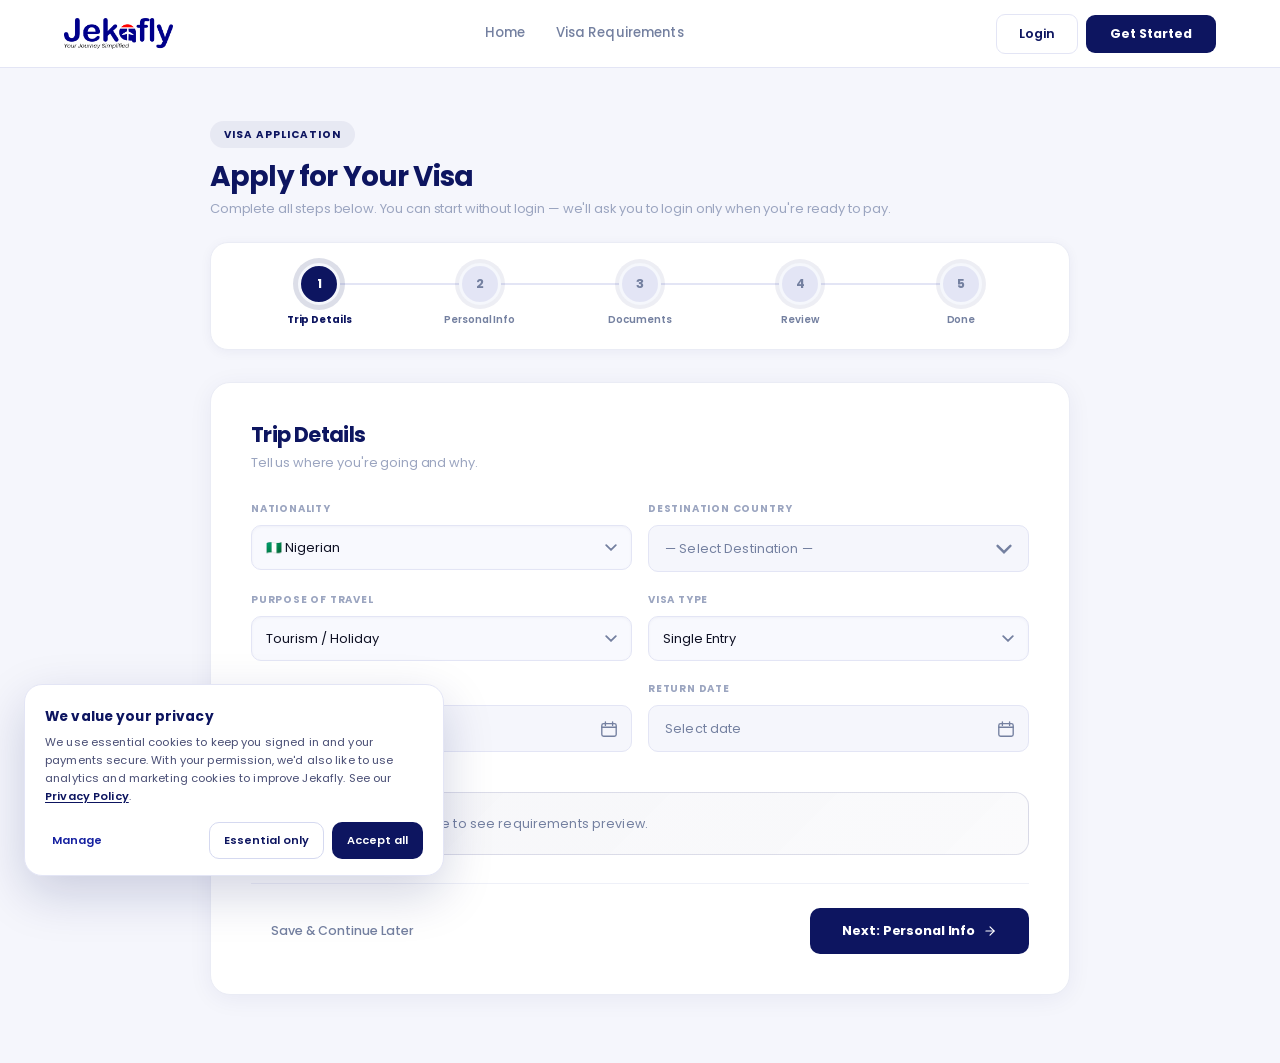
<file: jekafly_connected/apply.html>
<!DOCTYPE html>
<html lang="en">

<head>

    <meta charset="UTF-8" />
    <meta name="viewport" content="width=device-width, initial-scale=1.0" />

    <script>
        if ('serviceWorker' in navigator) {
            navigator.serviceWorker.getRegistrations().then(regs => regs.forEach(r => r.unregister()));
            caches.keys().then(keys => keys.forEach(k => caches.delete(k)));
        }
    </script>
    <link rel="icon" type="image/svg+xml" href="favicon.svg" />
    <link rel="icon" type="image/x-icon" href="favicon.ico" />
    <link rel="icon" type="image/png" sizes="32x32" href="favicon-32x32.png" />
    <link rel="icon" type="image/png" sizes="16x16" href="favicon-16x16.png" />
    <link rel="apple-touch-icon" sizes="180x180" href="apple-touch-icon.png" />
    <link rel="manifest" href="site.webmanifest" />
    <title>Apply for Visa Online — UK, US, Canada, Schengen & More | Jekafly</title>
    <meta name="description"
        content="Start your visa application online in minutes. Expert document review, embassy submission, and real-time tracking for UK, US, Canada, Schengen, UAE, and 150+ countries." />
    <meta name="robots" content="index, follow" />
    <link rel="canonical" href="https://jekafly.com/apply" />
    <meta property="og:type" content="website" />
    <meta property="og:url" content="https://jekafly.com/apply" />
    <meta property="og:site_name" content="Jekafly" />
    <meta property="og:title" content="Apply for Visa Online — UK, US, Canada, Schengen & More | Jekafly" />
    <meta property="og:description"
        content="Start your visa application online in minutes. Expert document review for 150+ countries." />
    <meta property="og:image" content="https://jekafly.com/assets/images/og-image.png" />
    <meta property="og:locale" content="en_NG" />
    <meta name="twitter:card" content="summary_large_image" />
    <meta name="twitter:title" content="Apply for Visa Online — UK, US, Canada, Schengen & More | Jekafly" />
    <meta name="twitter:description" content="Expert document review and embassy submission for 150+ countries." />
    <meta name="twitter:image" content="https://jekafly.com/assets/images/og-image.png" />
    <link rel="preconnect" href="https://fonts.googleapis.com" />
    <link rel="preconnect" href="https://fonts.gstatic.com" crossorigin />
    <link href="https://fonts.googleapis.com/css2?family=Poppins:ital,wght@0,400;0,600;0,700;1,400;1,700&display=swap"
        rel="stylesheet" />
    <link rel="stylesheet" href="assets/css/styles.css" />
    <link rel="stylesheet" href="assets/css/utilities.css" />
    <link rel="stylesheet" href="assets/css/apply.css" />
    <link rel="stylesheet" href="assets/css/hero-animation.css" />
    <link rel="stylesheet" href="mobile.css" media="(max-width: 1024px)" />
    <style>
        body {
            font-family: 'Poppins', -apple-system, BlinkMacSystemFont, 'Segoe UI', sans-serif;
        }

        h1,
        h2,
        h3,
        h4 {
            font-family: 'Poppins', -apple-system, BlinkMacSystemFont, sans-serif;
        }

        .req-star {
            color: #E31E24;
            font-weight: 700;
        }

        h1,
        h2,
        h3,
        h4 {
            font-family: 'Poppins', -apple-system, BlinkMacSystemFont, sans-serif;
        }
    </style>
    <script type="application/ld+json">
    {
        "@context": "https://schema.org",
        "@type": "WebPage",
        "name": "Apply for a Visa — Jekafly",
        "description": "Apply for a visa from Nigeria in minutes. Jekafly handles document preparation, embassy submission, and tracking for 50+ destinations. Start your application today.",
        "url": "https://jekafly.com/apply",
        "provider": {
            "@type": "Organization",
            "name": "Jekafly",
            "url": "https://jekafly.com"
        }
    }
    </script>
</head>

<body>

    <nav id="main-nav">
        <a href="/" class="nav-logo">
            <img src="assets/images/JEKAFLY LOGO B-R 2.png" alt="Jekafly Logo" />
        </a>
        <div class="nav-links">
            <a href="/" onclick="closeNavMenu()">Home</a>
            <a href="/visa" onclick="closeNavMenu()">Visa Requirements</a>
        </div>
        <div class="nav-cta" id="nav-cta-area"></div>
        <button class="nav-toggle" id="nav-toggle" onclick="toggleNavMenu()" aria-label="Menu">
            <span class="nav-burger" id="nav-burger"><svg width="18" height="18" viewBox="0 0 24 24" fill="none"
                    stroke="currentColor" stroke-width="2" stroke-linecap="round">
                    <line x1="3" y1="6" x2="21" y2="6" />
                    <line x1="3" y1="12" x2="21" y2="12" />
                    <line x1="3" y1="18" x2="21" y2="18" />
                </svg></span>
        </button>
    </nav>
    <div class="nav-mobile-drawer" id="nav-mobile-drawer">
        <a href="/" onclick="closeNavMenu()">Home</a>
        <a href="/visa" onclick="closeNavMenu()">Visa Requirements</a>
        <div class="nav-mob-footer" id="nav-mobile-cta"></div>
    </div>
    <div class="nav-mobile-overlay" id="nav-mobile-overlay" onclick="closeNavMenu()"></div>

    <div class="apply-page">
        <div class="apply-wrap">

            <div class="apply-header">
                <div class="section-tag">Visa Application</div>
                <h1>Apply for Your Visa</h1>
                <p>Complete all steps below. You can start without login — we'll ask you to login only when you're ready
                    to pay.</p>
            </div>

            <div class="draft-banner" id="draft-banner">
                <div class="left">
                    <div class="title">Resume saved application</div>
                    <div class="meta" id="draft-meta">Draft ID: — · Last saved: —</div>
                </div>
                <div class="draft-actions">
                    <button class="btn-small" onclick="startNewDraft()">Start New</button>
                    <button class="btn-small primary" onclick="resumeDraft()">Resume <svg width="14" height="14"
                            viewBox="0 0 24 24" fill="none" stroke="currentColor" stroke-width="2"
                            stroke-linecap="round" stroke-linejoin="round">
                            <line x1="5" y1="12" x2="19" y2="12" />
                            <polyline points="12 5 19 12 12 19" />
                        </svg></button>
                </div>
            </div>

            <!-- STEPPER -->
            <div class="stepper" id="stepper">
                <div class="step-item active" data-step="1">
                    <div class="step-circle">1</div>
                    <div class="step-label">Trip Details</div>
                </div>
                <div class="step-item" data-step="2">
                    <div class="step-circle">2</div>
                    <div class="step-label">Personal Info</div>
                </div>
                <div class="step-item" data-step="3">
                    <div class="step-circle">3</div>
                    <div class="step-label">Documents</div>
                </div>
                <div class="step-item" data-step="4">
                    <div class="step-circle">4</div>
                    <div class="step-label">Review</div>
                </div>
                <div class="step-item" data-step="5">
                    <div class="step-circle">5</div>
                    <div class="step-label">Done</div>
                </div>
            </div>

            <!-- ── STEP 1: TRIP DETAILS ─────────────────────────────── -->
            <div class="form-card" id="step-1">
                <h2>Trip Details</h2>
                <p class="sub">Tell us where you're going and why.</p>

                <div class="form-row">
                    <div class="form-group">
                        <label>Nationality</label>
                        <select id="a-nationality">
                            <option value="Nigerian" selected>🇳🇬 Nigerian</option>
                            <option value="Ghanaian">🇬🇭 Ghanaian</option>
                            <option value="Kenyan">🇰🇪 Kenyan</option>
                            <option value="South African">🇿🇦 South African</option>
                            <option value="Other">Other</option>
                        </select>
                    </div>
                    <div class="form-group">
                        <label>Destination Country</label>
                        <select id="a-destination">
                            <option value="">— Select —</option>
                        </select>
                    </div>
                </div>

                <div class="form-row">
                    <div class="form-group">
                        <label>Purpose of Travel</label>
                        <select id="a-purpose">
                            <option>Tourism / Holiday</option>
                            <option>Business</option>
                            <option>Study</option>
                            <option>Medical Treatment</option>
                            <option>Family Visit</option>
                            <option>Transit</option>
                        </select>
                    </div>
                    <div class="form-group">
                        <label>Visa Type</label>
                        <select id="a-visa-type">
                            <option>Single Entry</option>
                            <option>Multiple Entry</option>
                            <option>Transit</option>
                        </select>
                    </div>
                </div>

                <div class="form-row">
                    <div class="form-group">
                        <label>Intended Travel Date</label>
                        <div class="date-input-wrap">
                            <input type="date" id="a-travel-date" class="date-input" />
                            <span class="date-display" id="travel-date-display">Select date</span>
                            <svg class="date-icon" viewBox="0 0 20 20" fill="none">
                                <rect x="2" y="4" width="16" height="14" rx="2" stroke="currentColor"
                                    stroke-width="1.5" />
                                <path d="M2 8h16M6 2v4M14 2v4" stroke="currentColor" stroke-width="1.5"
                                    stroke-linecap="round" />
                            </svg>
                        </div>
                    </div>
                    <div class="form-group">
                        <label>Return Date</label>
                        <div class="date-input-wrap">
                            <input type="date" id="a-return-date" class="date-input" />
                            <span class="date-display" id="return-date-display">Select date</span>
                            <svg class="date-icon" viewBox="0 0 20 20" fill="none">
                                <rect x="2" y="4" width="16" height="14" rx="2" stroke="currentColor"
                                    stroke-width="1.5" />
                                <path d="M2 8h16M6 2v4M14 2v4" stroke="currentColor" stroke-width="1.5"
                                    stroke-linecap="round" />
                            </svg>
                        </div>
                        <div class="date-hint" id="trip-duration-hint"></div>
                    </div>
                </div>

                <div class="visa-preview-panel" id="visa-req-preview">
                    <p class="visa-preview-empty">Select a destination to see requirements</p>
                </div>

                <div class="form-nav">
                    <button class="btn-save" onclick="saveDraft(true)">Save & Continue Later</button>
                    <button id="btn-step1-next" class="btn-next" onclick="goStep(2)">Next: Personal Info <svg width="14"
                            height="14" viewBox="0 0 24 24" fill="none" stroke="currentColor" stroke-width="2"
                            stroke-linecap="round" stroke-linejoin="round">
                            <line x1="5" y1="12" x2="19" y2="12" />
                            <polyline points="12 5 19 12 12 19" />
                        </svg></button>
                </div>
            </div>

            <!-- ── STEP 2: PERSONAL INFO ────────────────────────────── -->
            <div class="form-card step-hidden" id="step-2">
                <h2>Personal Information</h2>
                <p class="sub">Applicant details — must match your passport exactly.</p>

                <div class="form-row">
                    <div class="form-group"><label>First Name</label><input type="text" id="a-fname"
                            placeholder="As on passport" /></div>
                    <div class="form-group"><label>Last Name</label><input type="text" id="a-lname"
                            placeholder="As on passport" /></div>
                </div>
                <div class="form-row">
                    <div class="form-group">
                        <label>Date of Birth</label>
                        <div class="date-input-wrap">
                            <input type="date" id="a-dob" class="date-input" />
                            <span class="date-display" id="dob-display">Select date</span>
                            <svg class="date-icon" viewBox="0 0 20 20" fill="none">
                                <rect x="2" y="4" width="16" height="14" rx="2" stroke="currentColor"
                                    stroke-width="1.5" />
                                <path d="M2 8h16M6 2v4M14 2v4" stroke="currentColor" stroke-width="1.5"
                                    stroke-linecap="round" />
                            </svg>
                        </div>
                    </div>
                    <div class="form-group"><label>Gender</label><select id="a-gender">
                            <option value="" disabled selected>Select Gender</option>
                            <option>Male</option>
                            <option>Female</option>
                            <option>Prefer not to say</option>
                        </select></div>
                </div>
                <div class="form-row">
                    <div class="form-group"><label>Email Address</label><input type="email" id="a-email"
                            placeholder="your@email.com" /></div>
                    <div class="form-group"><label>Phone Number</label><input type="tel" id="a-phone"
                            placeholder="+234 xxx xxx xxxx" /></div>
                </div>
                <div class="form-row">
                    <div class="form-group"><label>Passport Number</label><input type="text" id="a-passport"
                            placeholder="e.g. A12345678" /></div>
                    <div class="form-group">
                        <label>Passport Issue Date</label>
                        <div class="date-input-wrap">
                            <input type="date" id="a-passport-issue" class="date-input" />
                            <span class="date-display" id="passport-issue-display">Select date</span>
                            <svg class="date-icon" viewBox="0 0 20 20" fill="none">
                                <rect x="2" y="4" width="16" height="14" rx="2" stroke="currentColor"
                                    stroke-width="1.5" />
                                <path d="M2 8h16M6 2v4M14 2v4" stroke="currentColor" stroke-width="1.5"
                                    stroke-linecap="round" />
                            </svg>
                        </div>
                    </div>
                    <div class="form-group">
                        <label>Passport Expiry Date</label>
                        <div class="date-input-wrap">
                            <input type="date" id="a-passport-expiry" class="date-input" />
                            <span class="date-display" id="passport-expiry-display">Select date</span>
                            <svg class="date-icon" viewBox="0 0 20 20" fill="none">
                                <rect x="2" y="4" width="16" height="14" rx="2" stroke="currentColor"
                                    stroke-width="1.5" />
                                <path d="M2 8h16M6 2v4M14 2v4" stroke="currentColor" stroke-width="1.5"
                                    stroke-linecap="round" />
                            </svg>
                        </div>
                    </div>
                </div>
                <div class="form-group"><label>Residential Address</label><input type="text" id="a-address"
                        placeholder="House number, Street, City, State" /></div>

                <div class="travellers-section">
                    <div class="travellers-header">
                        <div>
                            <div class="travellers-title">Additional Travellers</div>
                            <div class="travellers-sub">Adding a co-traveller? You can include them in this application.
                            </div>
                        </div>
                        <button class="btn-add-traveller" type="button" onclick="addTraveller()">+ Add
                            Traveller</button>
                    </div>
                    <div id="travellers-list"></div>
                </div>

                <div class="form-group"><label>Additional Notes (Optional)</label><textarea id="a-notes" rows="3"
                        placeholder="Any special circumstances, previous visa history, etc."></textarea></div>

                <div class="form-nav">
                    <button class="btn-back" onclick="goStep(1)"><svg width="14" height="14" viewBox="0 0 24 24"
                            fill="none" stroke="currentColor" stroke-width="2" stroke-linecap="round"
                            stroke-linejoin="round">
                            <line x1="19" y1="12" x2="5" y2="12" />
                            <polyline points="12 19 5 12 12 5" />
                        </svg> Back</button>
                    <button class="btn-save" onclick="saveDraft(true)">Save & Continue Later</button>
                    <button class="btn-next" onclick="goStep(3)">Next: Documents <svg width="14" height="14"
                            viewBox="0 0 24 24" fill="none" stroke="currentColor" stroke-width="2"
                            stroke-linecap="round" stroke-linejoin="round">
                            <line x1="5" y1="12" x2="19" y2="12" />
                            <polyline points="12 5 19 12 12 19" />
                        </svg></button>
                </div>
            </div>

            <!-- ── STEP 3: DOCUMENTS ────────────────────────────────── -->
            <div class="form-card step-hidden" id="step-3">
                <h2>Document Checklist</h2>
                <div class="doc-upload-notice">
                    <span class="doc-upload-notice-icon"><svg xmlns="http://www.w3.org/2000/svg" width="16" height="16"
                            viewBox="0 0 24 24" fill="none" stroke="currentColor" stroke-width="2"
                            stroke-linecap="round" stroke-linejoin="round">
                            <path
                                d="M15 14c.2-1 .7-1.7 1.5-2.5 1-.9 1.5-2.2 1.5-3.5A6 6 0 0 0 6 8c0 1 .2 2.2 1.5 3.5.7.7 1.3 1.5 1.5 2.5" />
                            <path d="M9 18h6" />
                            <path d="M10 22h4" />
                        </svg></span>
                    <div>
                        <strong>Uploading now is optional.</strong> These documents are required for your visa, but you
                        can upload them from your dashboard after payment. Tick the ones you have ready and upload the
                        rest later.
                    </div>
                </div>
                <p class="sub">Tick each document you have ready to upload now.</p>
                <div class="doc-checklist" id="doc-checklist"></div>
                <div class="doc-upload-area" id="doc-upload-area">
                    <div class="doc-upload-inner">
                        <div class="doc-upload-icon"><svg xmlns="http://www.w3.org/2000/svg" width="16" height="16"
                                viewBox="0 0 24 24" fill="none" stroke="currentColor" stroke-width="2"
                                stroke-linecap="round" stroke-linejoin="round">
                                <path
                                    d="m21.44 11.05-9.19 9.19a6 6 0 0 1-8.49-8.49l8.57-8.57A4 4 0 1 1 18 8.84l-8.59 8.57a2 2 0 0 1-2.83-2.83l8.49-8.48" />
                            </svg></div>
                        <div class="doc-upload-text">Drag & drop files here, or <label class="doc-upload-browse"
                                for="doc-file-input">browse</label></div>
                        <div class="doc-upload-hint">PDF, JPG, PNG — max 10MB each</div>
                        <input type="file" id="doc-file-input" multiple accept=".pdf,.jpg,.jpeg,.png"
                            class="input-hidden" onchange="handleFileUpload(event)" />
                    </div>
                    <div id="uploaded-files-list"></div>
                </div>
                <div class="form-nav">
                    <button class="btn-back" onclick="goStep(2)"><svg width="14" height="14" viewBox="0 0 24 24"
                            fill="none" stroke="currentColor" stroke-width="2" stroke-linecap="round"
                            stroke-linejoin="round">
                            <line x1="19" y1="12" x2="5" y2="12" />
                            <polyline points="12 19 5 12 12 5" />
                        </svg> Back</button>
                    <button class="btn-save" onclick="saveDraft(true)">Save & Continue Later</button>
                    <button class="btn-next" onclick="goStep(4)">Next: Review <svg width="14" height="14"
                            viewBox="0 0 24 24" fill="none" stroke="currentColor" stroke-width="2"
                            stroke-linecap="round" stroke-linejoin="round">
                            <line x1="5" y1="12" x2="19" y2="12" />
                            <polyline points="12 5 19 12 12 19" />
                        </svg></button>
                </div>
            </div>

            <!-- ── STEP 4: REVIEW ───────────────────────────────────── -->
            <div class="form-card step-hidden" id="step-4">
                <h2>Review Your Application</h2>
                <p class="sub">Please confirm all details are correct before submitting.</p>

                <div class="review-grid" id="review-grid"></div>

                <div class="fee-breakdown" id="fee-breakdown"></div>

                <div class="terms-wrap">
                    <label class="terms-label">
                        <input type="checkbox" id="terms-check" class="terms-checkbox" />
                        I confirm all information is accurate and I agree to Jekafly's
                        <a href="/terms" class="terms-link" target="_blank" rel="noopener">Terms &amp;
                            Conditions</a>
                        and
                        <a href="/privacy" class="terms-link" target="_blank" rel="noopener">Privacy
                            Policy</a>.
                    </label>
                </div>

                <div class="form-nav">
                    <button class="btn-back" onclick="goStep(3)"><svg width="14" height="14" viewBox="0 0 24 24"
                            fill="none" stroke="currentColor" stroke-width="2" stroke-linecap="round"
                            stroke-linejoin="round">
                            <line x1="19" y1="12" x2="5" y2="12" />
                            <polyline points="12 19 5 12 12 5" />
                        </svg> Back</button>
                    <button class="btn-save" onclick="saveDraft(true)">Save Draft</button>
                    <button id="btn-submit-app" class="btn-next btn-submit-success" onclick="submitApplication()">Submit
                        & Pay <svg width="14" height="14" viewBox="0 0 24 24" fill="none" stroke="currentColor"
                            stroke-width="2" stroke-linecap="round" stroke-linejoin="round">
                            <line x1="5" y1="12" x2="19" y2="12" />
                            <polyline points="12 5 19 12 12 19" />
                        </svg></button>
                </div>
                <div class="submit-note" id="submit-login-note"><svg xmlns="http://www.w3.org/2000/svg" width="18"
                        height="18" viewBox="0 0 24 24" fill="none" stroke="currentColor" stroke-width="2"
                        stroke-linecap="round" stroke-linejoin="round">
                        <rect width="18" height="11" x="3" y="11" rx="2" ry="2" />
                        <path d="M7 11V7a5 5 0 0 1 10 0v4" />
                    </svg> You'll be asked to <strong>login</strong> before payment so you can track
                    and resume anytime.</div>
            </div>

            <!-- ── STEP 5: DONE ─────────────────────────────────────── -->
            <div class="form-card step-hidden" id="step-5">
                <div class="success-card">
                    <div class="success-icon"><svg width="16" height="16" viewBox="0 0 24 24" fill="none"
                            stroke="currentColor" stroke-width="2" stroke-linecap="round" stroke-linejoin="round">
                            <polyline points="22 12 18 12 15 21 9 3 6 12 2 12" />
                        </svg></div>
                    <h2>Draft Locked In</h2>
                    <p>We saved your application. Login now to continue to payment.</p>
                    <div class="ref-box">
                        <div class="ref-label">Your Draft ID</div>
                        <div class="ref-code" id="success-ref">JKF-DRAFT-000000</div>
                    </div>
                    <p class="success-sub">Use this Draft ID to resume if you switch devices.</p>
                    <button class="btn-next btn-full-lg" onclick="goToLoginClaim()">Login to Continue <svg width="14"
                            height="14" viewBox="0 0 24 24" fill="none" stroke="currentColor" stroke-width="2"
                            stroke-linecap="round" stroke-linejoin="round">
                            <line x1="5" y1="12" x2="19" y2="12" />
                            <polyline points="12 5 19 12 12 19" />
                        </svg></button>
                    <div><a href="/" class="step-5-back">Back to Home</a></div>
                </div>
            </div>

        </div>
    </div>

    <div id="doc-preview-modal" class="doc-preview-modal" onclick="closePreview(event)">
        <div class="doc-preview-inner">
            <button class="doc-preview-close"
                onclick="document.getElementById('doc-preview-modal').style.display='none'"><svg width="14" height="14"
                    viewBox="0 0 24 24" fill="none" stroke="currentColor" stroke-width="2.5" stroke-linecap="round">
                    <line x1="18" y1="6" x2="6" y2="18" />
                    <line x1="6" y1="6" x2="18" y2="18" />
                </svg></button>
            <div id="doc-preview-content"></div>
        </div>
    </div>

    <script src="assets/js/api.js"></script>
    <script src="assets/js/app.js"></script>
    <script src="assets/js/cookie-consent.js" defer></script>
    <script>
        let currentStep = 1;
        let travellers = [];
        let uploadedFiles = [];

        const feeMap = {
            'United Kingdom': 185000, 'United States': 220000, 'Canada': 195000,
            'Australia': 210000, 'France': 160000, 'Germany': 160000, 'UAE': 95000,
            'Japan': 175000, 'China': 180000, 'South Africa': 120000,
        };
        const DRAFT_KEY = "jkf_apply_draft_v1";
        const CLAIM_KEY = "jkf_claim_draft_id";
        const DRAFT_ID_KEY = "jkf_apply_draft_id_v1";
        const DRAFT_META_KEY = "jkf_apply_draft_meta_v1";
        let autosaveTimer = null;

        document.addEventListener('DOMContentLoaded', async () => {
            FeeStore._cache = null;

            makeSearchableSelect('a-destination', '— Select Destination —');
            try {
                const _fd = await FeeStore.getAll();
                const _open = (_fd.enabledCountries || []).filter(c => visaRequirements[c]).sort((a, b) => a.localeCompare(b));
                if (_open.length) makeSearchableSelect('a-destination', '— Select Destination —', _open.map(c => ({ name: c, flag: visaRequirements[c].flag })));
            } catch (e) { }

            await Auth.init().catch(() => { });
            const user = Auth?.getCurrent ? Auth.getCurrent() : null;

            if (user) {
                prefillFromSavedProfile();
                const loginNote = document.getElementById('submit-login-note');
                if (loginNote) loginNote.style.display = 'none';
            }

            const urlDest = new URLSearchParams(window.location.search).get('dest') ||
                (() => { try { return sessionStorage.getItem('jkf_hero_dest'); } catch (e) { return ''; } })();
            if (urlDest) {
                try { sessionStorage.removeItem('jkf_hero_dest'); } catch (e) { }
                setTimeout(() => {
                    const w = document.querySelector('[data-select-id="a-destination"]');
                    if (w) {
                        const opt = Array.from(w.querySelectorAll('.cs-option')).find(o => o.dataset.value === urlDest);
                        if (opt) {
                            opt.click();
                        } else {
                            const nat = document.getElementById('a-destination');
                            if (nat) { nat.value = urlDest; nat.dispatchEvent(new Event('change', { bubbles: true })); }
                            w.dataset.value = urlDest;
                            const valueEl = w.querySelector('.cs-value');
                            if (valueEl) valueEl.textContent = urlDest;
                            w.classList.add('has-value');
                            renderVisaPreview();
                        }
                    } else {
                        const nat = document.getElementById('a-destination');
                        if (nat) { nat.value = urlDest; nat.dispatchEvent(new Event('change', { bubbles: true })); }
                    }
                }, 150);
            }

            setupDateDisplay('a-travel-date', 'travel-date-display');
            setupDateDisplay('a-return-date', 'return-date-display');
            setupDateDisplay('a-dob', 'dob-display');
            setupDateDisplay('a-passport-issue', 'passport-issue-display');
            setupDateDisplay('a-passport-expiry', 'passport-expiry-display');

            const tomorrow = new Date(); tomorrow.setDate(tomorrow.getDate() + 1);
            document.getElementById('a-travel-date').min = tomorrow.toISOString().split('T')[0];

            ['a-travel-date', 'a-return-date'].forEach(id => {
                document.getElementById(id)?.addEventListener('change', updateTripDuration);
            });

            document.getElementById('a-destination')?.addEventListener('change', renderVisaPreview);
            document.getElementById('a-visa-type')?.addEventListener('change', renderVisaPreview);
            document.getElementById('a-purpose')?.addEventListener('change', renderVisaPreview);

            if (typeof setSelectValue === 'function') {
                setSelectValue('a-nationality', 'Nigerian');
            } else {
                const aNat = document.getElementById('a-nationality');
                if (aNat && !aNat.value) aNat.value = 'Nigerian';
            }

            renderVisaPreview();

            claimIfNeeded();
            renderDraftBanner();
            bindAutosave();
            updateNav();
        });

        function setupDateDisplay(inputId, displayId) {
            const input = document.getElementById(inputId);
            const display = document.getElementById(displayId);
            if (!input || !display) return;
            const update = () => {
                if (input.value) {
                    const d = new Date(input.value + 'T00:00:00');
                    display.textContent = d.toLocaleDateString('en-NG', { day: 'numeric', month: 'short', year: 'numeric' });
                    display.classList.add('has-value');
                } else {
                    display.textContent = 'Select date';
                    display.classList.remove('has-value');
                }
            };
            input.addEventListener('change', update);
            update();
        }

        function updateTripDuration() {
            const t = document.getElementById('a-travel-date')?.value;
            const r = document.getElementById('a-return-date')?.value;
            const hint = document.getElementById('trip-duration-hint');
            if (!hint) return;
            if (t && r) {
                const diff = Math.round((new Date(r) - new Date(t)) / (1000 * 60 * 60 * 24));
                if (diff > 0) {
                    hint.textContent = `${diff} day${diff !== 1 ? 's' : ''} trip`;
                    hint.style.display = 'block';
                } else if (diff <= 0) {
                    hint.textContent = 'Return must be after travel date';
                    hint.style.color = 'var(--red)';
                    hint.style.display = 'block';
                }
            } else {
                hint.style.display = 'none';
            }
        }

        function addTraveller() {
            const id = Date.now();
            travellers.push({ id, name: '', passport: '' });
            renderTravellers();
        }

        function removeTraveller(id) {
            travellers = travellers.filter(t => t.id !== id);
            renderTravellers();
        }

        function renderTravellers() {
            const list = document.getElementById('travellers-list');
            if (!list) return;
            if (travellers.length === 0) { list.innerHTML = ''; return; }
            list.innerHTML = travellers.map((t, i) => `
        <div class="traveller-card" id="tc-${t.id}">
            <div class="traveller-header">
                <span class="traveller-num">Traveller ${i + 2}</span>
                <button class="traveller-remove" type="button" onclick="removeTraveller(${t.id})"><svg width="14" height="14" viewBox="0 0 24 24" fill="none" stroke="currentColor" stroke-width="2.5" stroke-linecap="round"><line x1="18" y1="6" x2="6" y2="18"/><line x1="6" y1="6" x2="18" y2="18"/></svg> Remove</button>
            </div>
            <div class="form-row">
                <div class="form-group">
                    <label>Full Name</label>
                    <input type="text" value="${escapeHtml(t.name)}" placeholder="As on passport"
                        oninput="updateTraveller(${t.id}, 'name', this.value)" />
                </div>
                <div class="form-group">
                    <label>Passport Number</label>
                    <input type="text" value="${escapeHtml(t.passport)}" placeholder="e.g. A12345678"
                        oninput="updateTraveller(${t.id}, 'passport', this.value)" />
                </div>
            </div>
        </div>`).join('');
        }

        function updateTraveller(id, field, value) {
            const t = travellers.find(t => t.id === id);
            if (t) t[field] = value;
        }

        function handleFileUpload(event) {
            const files = Array.from(event.target.files);
            files.forEach(f => {
                if (!uploadedFiles.find(u => u.name === f.name)) {
                    const reader = new FileReader();
                    reader.onload = e => {
                        uploadedFiles.push({ name: f.name, size: f.size, type: f.type, dataUrl: e.target.result });
                        renderUploadedFiles();
                    };
                    reader.readAsDataURL(f);
                }
            });
            event.target.value = '';
        }

        function renderUploadedFiles() {
            const list = document.getElementById('uploaded-files-list');
            if (!list) return;
            if (uploadedFiles.length === 0) { list.innerHTML = ''; return; }
            list.innerHTML = `<div class="uploaded-files">` + uploadedFiles.map((f, i) => `
        <div class="uploaded-file">
            <span class="file-icon">${f.type.includes('pdf') ? '<svg xmlns="http://www.w3.org/2000/svg" width="14" height="14" viewBox="0 0 24 24" fill="none" stroke="currentColor" stroke-width="2" stroke-linecap="round" stroke-linejoin="round"><path d="M15 2H6a2 2 0 0 0-2 2v16a2 2 0 0 0 2 2h12a2 2 0 0 0 2-2V7Z"/><path d="M14 2v4a2 2 0 0 0 2 2h4"/></svg>' : '<svg xmlns="http://www.w3.org/2000/svg" width="14" height="14" viewBox="0 0 24 24" fill="none" stroke="currentColor" stroke-width="2" stroke-linecap="round" stroke-linejoin="round"><rect width="18" height="18" x="3" y="3" rx="2" ry="2"/><circle cx="9" cy="9" r="2"/><path d="m21 15-3.086-3.086a2 2 0 0 0-2.828 0L6 21"/></svg>'}</span>
            <span class="file-name">${escapeHtml(f.name)}</span>
            <span class="file-size">${(f.size / 1024).toFixed(0)} KB</span>
            <button class="file-preview-btn" onclick="previewFile(${i})" title="Preview"><svg xmlns="http://www.w3.org/2000/svg" width="16" height="16" viewBox="0 0 24 24" fill="none" stroke="currentColor" stroke-width="2" stroke-linecap="round" stroke-linejoin="round"><path d="M2.062 12.348a1 1 0 0 1 0-.696 10.75 10.75 0 0 1 19.876 0 1 1 0 0 1 0 .696 10.75 10.75 0 0 1-19.876 0"/><circle cx="12" cy="12" r="3"/></svg> Preview</button>
            <button class="file-remove" onclick="removeFile(${i})"><svg width="14" height="14" viewBox="0 0 24 24" fill="none" stroke="currentColor" stroke-width="2.5" stroke-linecap="round"><line x1="18" y1="6" x2="6" y2="18"/><line x1="6" y1="6" x2="18" y2="18"/></svg></button>
        </div>`).join('') + `</div>`;
        }

        function previewFile(i) {
            const f = uploadedFiles[i];
            if (!f || !f.dataUrl) return;
            const content = document.getElementById('doc-preview-content');
            const modal = document.getElementById('doc-preview-modal');
            if (f.type.includes('pdf')) {
                content.innerHTML = `<iframe src="${f.dataUrl}" class="doc-iframe"></iframe>`;
            } else {
                content.innerHTML = `<img src="${f.dataUrl}" class="doc-img" alt="${escapeHtml(f.name)}" />`;
            }
            modal.style.display = 'flex';
        }

        function closePreview(e) {
            if (e.target === document.getElementById('doc-preview-modal')) {
                document.getElementById('doc-preview-modal').style.display = 'none';
            }
        }

        function removeFile(i) {
            uploadedFiles.splice(i, 1);
            renderUploadedFiles();
        }

        function parseProcessingDays(str) {
            if (!str || str === 'N/A' || str === 'On arrival' || str.toLowerCase().includes('arrival')) return 2;
            const match = str.match(/(\d+)/);
            if (!match) return 7;
            return parseInt(match[1], 10);
        }

        function updateTravelDateMin(processingStr) {
            const processingDays = parseProcessingDays(processingStr);
            const minDate = new Date();
            minDate.setDate(minDate.getDate() + processingDays + 7);
            const minStr = minDate.toISOString().split('T')[0];
            const travelInput = document.getElementById('a-travel-date');
            if (travelInput) {
                travelInput.min = minStr;
                const hint = document.getElementById('travel-date-hint');
                if (!hint) {
                    const wrap = travelInput.closest('.date-input-wrap') || travelInput.parentNode;
                    const h = document.createElement('div');
                    h.id = 'travel-date-hint';
                    h.className = 'travel-date-hint-text';
                    h.innerHTML = `<svg xmlns="http://www.w3.org/2000/svg" width="18" height="18" viewBox="0 0 24 24" fill="none" stroke="currentColor" stroke-width="2" stroke-linecap="round" stroke-linejoin="round"><path d="M8 2v4"/><path d="M16 2v4"/><rect width="18" height="18" x="3" y="4" rx="2"/><path d="M3 10h18"/><path d="M8 14h.01"/><path d="M12 14h.01"/><path d="M16 14h.01"/><path d="M8 18h.01"/><path d="M12 18h.01"/><path d="M16 18h.01"/></svg> Earliest recommended: ${minDate.toLocaleDateString('en-NG', { day: 'numeric', month: 'short', year: 'numeric' })} (based on ${processingDays}-day processing)`;
                    wrap.after(h);
                } else {
                    hint.innerHTML = `<svg xmlns="http://www.w3.org/2000/svg" width="18" height="18" viewBox="0 0 24 24" fill="none" stroke="currentColor" stroke-width="2" stroke-linecap="round" stroke-linejoin="round"><path d="M8 2v4"/><path d="M16 2v4"/><rect width="18" height="18" x="3" y="4" rx="2"/><path d="M3 10h18"/><path d="M8 14h.01"/><path d="M12 14h.01"/><path d="M16 14h.01"/><path d="M8 18h.01"/><path d="M12 18h.01"/><path d="M16 18h.01"/></svg> Earliest recommended: ${minDate.toLocaleDateString('en-NG', { day: 'numeric', month: 'short', year: 'numeric' })} (based on ${processingDays}-day processing)`;
                }
            }
        }

        async function renderVisaPreview() {
            const wrapper = document.querySelector('[data-select-id="a-destination"]');
            const dest = (wrapper && wrapper.dataset.value) || document.getElementById('a-destination')?.value || '';
            const data = dest && typeof visaRequirements !== 'undefined' ? visaRequirements[dest] : null;
            const preview = document.getElementById('visa-req-preview');
            if (!preview) return;
            if (!data) {
                preview.classList.remove('has-data');
                preview.innerHTML = '<p class="visa-preview-empty">Select a destination above to see requirements preview.</p>';
                ['btn-step1-next', 'btn-submit-app'].forEach(id => {
                    const btn = document.getElementById(id);
                    if (!btn) return;
                    btn.disabled = false;
                    btn.style.opacity = '';
                    btn.style.cursor = '';
                    btn.style.pointerEvents = '';
                    btn.title = '';
                });
                return;
            }
            preview.classList.add('has-data');

            updateTravelDateMin(data.processing || '');

            let typeClass = 'visa-badge-required';
            if ((data.type || '').toLowerCase().includes('visa-free')) typeClass = 'visa-badge-free';
            else if ((data.type || '').toLowerCase().includes('arrival') || (data.type || '').toLowerCase().includes('evisa')) typeClass = 'visa-badge-on-arrival';

            const _feeData = await FeeStore.getAll();
            const _svcFee = _feeData.serviceFee ?? 0;
            const _destFee = _feeData.destinations[dest] > 0 ? _feeData.destinations[dest] : ((_feeData.defaults && _feeData.defaults[dest]) || feeMap[dest] || 120000);
            const _enabled = !_feeData.enabledCountries || _feeData.enabledCountries.includes(dest);
            const _rawPurpose = (document.getElementById('a-visa-type')?.value || document.getElementById('app-type')?.value || 'Tourism').toLowerCase();
            let docs = [...(data.docs || [])];

            const _purposeExtras = {
                business: ['Business invitation letter', 'Company registration documents', 'Business itinerary'],
                study: ['University/school admission letter', 'Proof of tuition payment', "Sponsor's bank statements & letter"],
                medical: ['Hospital appointment letter', 'Medical referral letter', 'Proof of medical funds'],
                family: ['Invitation letter from host', "Host's residence/status proof", 'Relationship proof (birth/marriage certificate)'],
            };

            const _purposeKey = _rawPurpose.includes('business') ? 'business'
                : _rawPurpose.includes('study') ? 'study'
                    : _rawPurpose.includes('medical') ? 'medical'
                        : _rawPurpose.includes('family') ? 'family'
                            : null;

            if (_purposeKey) {
                if (_purposeKey !== 'business' && _purposeKey !== 'medical') {
                    docs = docs.filter(d => !/(hotel reservation|accommodation|return flight itinerary)/i.test(d));
                }
                _purposeExtras[_purposeKey].forEach(d => {
                    if (!docs.some(e => e.toLowerCase().includes(d.split(' ')[1]?.toLowerCase() || d))) docs.push(d);
                });
            }

            const _disabledMsg = 'Visa processing is not available for this destination';
            ['btn-step1-next', 'btn-submit-app'].forEach(id => {
                const btn = document.getElementById(id);
                if (!btn) return;
                btn.disabled = !_enabled;
                btn.style.opacity = _enabled ? '' : '0.38';
                btn.style.cursor = _enabled ? '' : 'not-allowed';
                btn.style.pointerEvents = _enabled ? '' : 'none';
                btn.title = _enabled ? '' : _disabledMsg;
            });

            preview.innerHTML = `
        ${!_enabled ? `<div class="prefill-notice">
            <span class="prefill-notice-icon"><svg xmlns="http://www.w3.org/2000/svg" width="16" height="16" viewBox="0 0 24 24" fill="none" stroke="#d97706" stroke-width="2" stroke-linecap="round" stroke-linejoin="round"><path d="m21.73 18-8-14a2 2 0 0 0-3.48 0l-8 14A2 2 0 0 0 4 21h16a2 2 0 0 0 1.73-3"/><path d="M12 9v4"/><path d="M12 17h.01"/></svg></span>
            <div>
                <div class="prefill-notice-title">Not currently available</div>
                <div class="prefill-notice-sub">Visa processing for <strong>${dest}</strong> is not open at this time. Please check back later or contact us.</div>
            </div>
        </div>` : ''}
        <div class="visa-preview-header">
            <span class="visa-preview-flag">${data.flag || '<svg xmlns="http://www.w3.org/2000/svg" width="16" height="16" viewBox="0 0 24 24" fill="none" stroke="currentColor" stroke-width="2" stroke-linecap="round" stroke-linejoin="round"><circle cx="12" cy="12" r="10"/><path d="M12 2a14.5 14.5 0 0 0 0 20 14.5 14.5 0 0 0 0-20"/><path d="M2 12h20"/></svg>'}</span>
            <div>
                <span class="visa-preview-name">${dest}</span>
                <span class="visa-type-badge ${typeClass}">${data.type || 'Visa Required'}</span>
            </div>
        </div>
        <div class="visa-preview-meta">
            ${data.processing ? `<span class="result-meta-pill"><svg width="12" height="12" viewBox="0 0 24 24" fill="none" stroke="currentColor" stroke-width="2.5" stroke-linecap="round" stroke-linejoin="round"><circle cx="12" cy="12" r="10"/><polyline points="12 6 12 12 16 14"/></svg>${data.processing}</span>` : ''}
            ${data.region ? `<span class="result-meta-pill"><svg width="12" height="12" viewBox="0 0 24 24" fill="none" stroke="currentColor" stroke-width="2.5" stroke-linecap="round" stroke-linejoin="round"><circle cx="12" cy="12" r="10"/><path d="M12 2a14.5 14.5 0 0 0 0 20 14.5 14.5 0 0 0 0-20"/><path d="M2 12h20"/></svg>${data.region}</span>` : ''}
            ${docs.length ? `<span class="result-meta-pill"><svg width="12" height="12" viewBox="0 0 24 24" fill="none" stroke="currentColor" stroke-width="2.5" stroke-linecap="round" stroke-linejoin="round"><path d="M9 5H7a2 2 0 00-2 2v12a2 2 0 002 2h10a2 2 0 002-2V7a2 2 0 00-2-2h-2"/><rect x="9" y="3" width="6" height="4" rx="1"/></svg>${docs.length} required</span>` : ''}
        </div>
        <p class="result-note">Document requirements shown are general guidelines. Jekafly's team will verify and confirm all details for your specific application.</p>
        <div id="apply-adv-slot"></div>
        ${docs.length ? `
        <div class="visa-preview-docs-title">Required Documents</div>
        <div class="visa-req-list">${docs.map(d => `<div class="visa-req-item">${d}</div>`).join('')}</div>` : ''}
    `;
            if (typeof mountTravelAdvisory === 'function') mountTravelAdvisory(document.getElementById('apply-adv-slot'), dest);
        }

        function bindAutosave() {
            const fields = ['a-nationality', 'a-destination', 'a-purpose', 'a-visa-type', 'a-travel-date', 'a-return-date', 'a-fname', 'a-lname', 'a-dob', 'a-gender', 'a-email', 'a-phone', 'a-passport', 'a-passport-issue', 'a-passport-expiry', 'a-address', 'a-notes'];
            fields.forEach(id => {
                const el = document.getElementById(id);
                if (!el) return;
                el.addEventListener('input', scheduleAutosave);
                el.addEventListener('change', scheduleAutosave);
            });
        }
        function scheduleAutosave() { clearTimeout(autosaveTimer); autosaveTimer = setTimeout(() => saveDraft(false), 600); }
        function generateDraftId() { return `JKF-DRAFT-${new Date().getFullYear()}-${Math.random().toString(16).slice(2, 8).toUpperCase()}`; }
        function getDraftId() { let id = localStorage.getItem(DRAFT_ID_KEY); if (!id) { id = generateDraftId(); localStorage.setItem(DRAFT_ID_KEY, id); } return id; }
        function readDraft() { try { return JSON.parse(localStorage.getItem(DRAFT_KEY) || 'null'); } catch { return null; } }
        function writeDraft(payload) {
            localStorage.setItem(DRAFT_KEY, JSON.stringify(payload));
            localStorage.setItem(DRAFT_META_KEY, JSON.stringify({ id: payload.draftId, updatedAt: new Date().toISOString() }));
        }
        function clearDraft() {
            localStorage.removeItem(DRAFT_KEY); localStorage.removeItem(DRAFT_META_KEY);
            localStorage.removeItem(DRAFT_ID_KEY); localStorage.removeItem(CLAIM_KEY);
        }
        function val(id) {
            const w = document.querySelector('[data-select-id="' + id + '"]');
            if (w) return w.dataset.value || '';
            const el = document.getElementById(id);
            return el ? (el.value || '').trim() : '';
        }
        function setVal(id, value) { const el = document.getElementById(id); if (el && value != null && value !== '') { el.value = value; el.dispatchEvent(new Event('change')); } }

        function collectFormData() {
            const docsChecked = Array.from(document.querySelectorAll('.doc-item.checked')).map(x => x.querySelector('.doc-name')?.textContent?.trim()).filter(Boolean);
            return {
                draftId: getDraftId(), currentStep,
                trip: { nationality: val('a-nationality'), destination: val('a-destination'), purpose: val('a-purpose'), visaType: val('a-visa-type'), travelDate: val('a-travel-date'), returnDate: val('a-return-date') },
                personal: { firstName: val('a-fname'), lastName: val('a-lname'), dob: val('a-dob'), gender: val('a-gender'), email: val('a-email'), phone: val('a-phone'), passportNumber: val('a-passport'), passportIssueDate: val('a-passport-issue'), passportExpiry: val('a-passport-expiry'), address: val('a-address'), notes: val('a-notes') },
                travellers,
                documents: { checked: docsChecked, uploaded: uploadedFiles.map(f => f.name) }
            };
        }

        function saveDraft(showMessage) {
            const payload = collectFormData();
            writeDraft(payload);
            if (showMessage) showToast?.('Saved. You can come back anytime to continue.', 'success');
            renderDraftBanner();
        }

        function renderDraftBanner() {
            const metaEl = document.getElementById('draft-meta');
            const banner = document.getElementById('draft-banner');
            const meta = (() => { try { return JSON.parse(localStorage.getItem(DRAFT_META_KEY) || 'null'); } catch { return null; } })();
            const draft = readDraft();
            if (!draft || !meta) { banner.style.display = 'none'; return; }
            banner.style.display = 'flex';
            metaEl.textContent = `Draft ID: ${meta.id} · Last saved: ${new Date(meta.updatedAt).toLocaleString()}`;
        }

        function resumeDraft() {
            const draft = readDraft();
            if (!draft) return;
            setVal('a-nationality', draft.trip?.nationality);
            setVal('a-destination', draft.trip?.destination);
            setVal('a-purpose', draft.trip?.purpose);
            setVal('a-visa-type', draft.trip?.visaType);
            setVal('a-travel-date', draft.trip?.travelDate);
            setVal('a-return-date', draft.trip?.returnDate);
            setVal('a-fname', draft.personal?.firstName);
            setVal('a-lname', draft.personal?.lastName);
            setVal('a-dob', draft.personal?.dob);
            setVal('a-gender', draft.personal?.gender);
            setVal('a-email', draft.personal?.email);
            setVal('a-phone', draft.personal?.phone);
            setVal('a-passport', draft.personal?.passportNumber);
            setVal('a-passport-issue', draft.personal?.passportIssueDate);
            setVal('a-passport-expiry', draft.personal?.passportExpiry);
            setVal('a-address', draft.personal?.address);
            setVal('a-notes', draft.personal?.notes);
            if (draft.travellers) { travellers = draft.travellers; renderTravellers(); }

            const dest = draft.trip?.destination;
            if (dest) {
                const wrapper = document.querySelector('[data-select-id="a-destination"]');
                if (wrapper) {
                    const opt = wrapper.querySelector(`[data-value="${dest}"]`);
                    if (opt) opt.click();
                }
            }

            renderVisaPreview();
            const step = Math.min(Math.max(parseInt(draft.currentStep || 1), 1), 4);
            goStep(step);
            setTimeout(() => {
                if (step >= 3) {
                    buildDocChecklist();
                    const checked = new Set(draft.documents?.checked || []);
                    document.querySelectorAll('.doc-item').forEach(item => {
                        const name = item.querySelector('.doc-name')?.textContent?.trim();
                        if (checked.has(name)) { item.classList.add('checked'); const cb = item.querySelector('.doc-cb'); const ds = item.querySelector('.doc-status'); if (cb) cb.innerHTML = '<svg xmlns="http://www.w3.org/2000/svg" width="14" height="14" viewBox="0 0 24 24" fill="none" stroke="currentColor" stroke-width="2" stroke-linecap="round" stroke-linejoin="round"><path d="m9 11 3 3 8-8"/><path d="M21 12v7a2 2 0 0 1-2 2H5a2 2 0 0 1-2-2V5a2 2 0 0 1 2-2h11"/></svg>'; if (ds) ds.innerHTML = '<svg xmlns="http://www.w3.org/2000/svg" width="16" height="16" viewBox="0 0 24 24" fill="none" stroke="#16a34a" stroke-width="2" stroke-linecap="round" stroke-linejoin="round"><path d="M22 11.08V12a10 10 0 1 1-5.93-9.14"/><path d="m9 11 3 3L22 4"/></svg> Ready'; }
                    });
                }
            }, 120);
            showToast?.('Draft loaded. Continue where you left off.', 'success');
        }

        function startNewDraft() { clearDraft(); showToast?.('Started a new application draft.', 'success'); window.location.reload(); }

        function goStep(n) {
            if (n > currentStep && !validateStep(currentStep)) return;
            document.getElementById('step-' + currentStep).style.display = 'none';
            document.getElementById('step-' + n).style.display = 'block';
            document.querySelectorAll('.step-item').forEach(el => {
                const s = parseInt(el.dataset.step);
                el.classList.remove('active', 'done');
                if (s < n) el.classList.add('done');
                if (s === n) el.classList.add('active');
            });
            if (n === 3) buildDocChecklist();
            if (n === 4) buildReview();
            currentStep = n;
            saveDraft(false);
            window.scrollTo({ top: 0, behavior: 'smooth' });
        }

        function validateStep(step) {
            if (step === 1) {
                const dest = (typeof getSelectValue === 'function' ? getSelectValue('a-destination') : null) || document.getElementById('a-destination')?.value || '';
                const date = document.getElementById('a-travel-date')?.value || '';
                if (!dest) { showToast?.('Please select a destination country.', 'error'); return false; }
                if (!date) { showToast?.('Please select your intended travel date.', 'error'); return false; }
                return true;
            }
            if (step === 2) {
                const fname = val('a-fname'), lname = val('a-lname'), email = val('a-email'), phone = val('a-phone'), passport = val('a-passport'), issue = val('a-passport-issue'), expiry = val('a-passport-expiry');
                if (!fname || !lname) { showToast?.('Please enter your full name.', 'error'); return false; }
                if (!email) { showToast?.('Please enter your email address.', 'error'); return false; }
                if (!phone) { showToast?.('Please enter your phone number.', 'error'); return false; }
                if (!passport) { showToast?.('Please enter your passport number.', 'error'); return false; }
                if (!issue) { showToast?.('Please enter your passport issue date.', 'error'); return false; }
                if (!expiry) { showToast?.('Please enter your passport expiry date.', 'error'); return false; }
                return true;
            }
            if (step === 3) {
                const checked = document.querySelectorAll('.doc-item.checked').length;
                if (checked === 0) showToast?.('No documents confirmed — you can upload after payment.', 'success');
                else showToast?.('Great! We\'ll review your confirmed documents after payment.', 'success');
                return true;
            }
            return true;
        }

        function buildDocChecklist() {
            const wrapper = document.querySelector('[data-select-id="a-destination"]');
            const dest = (wrapper && wrapper.dataset.value) || document.getElementById('a-destination')?.value || '';
            const data = dest && typeof visaRequirements !== 'undefined' ? visaRequirements[dest] : null;
            const container = document.getElementById('doc-checklist');
            if (!container) return;
            if (!data || !data.docs || data.docs.length === 0) {
                container.innerHTML = '<div class="doc-empty">Select a destination first to see required documents.</div>';
                return;
            }
            container.innerHTML = data.docs.map((doc, i) => `
        <div class="doc-item" id="doc-${i}" onclick="toggleDoc(${i})">
            <div class="doc-cb" id="cb-${i}"></div>
            <div class="doc-info">
                <div class="doc-name">${doc}</div>
            </div>
            <div class="doc-status" id="ds-${i}">Not uploaded</div>
        </div>`).join('');
        }

        function toggleDoc(i) {
            const item = document.getElementById('doc-' + i);
            const cb = document.getElementById('cb-' + i);
            const ds = document.getElementById('ds-' + i);
            if (!item) return;
            item.classList.toggle('checked');
            if (item.classList.contains('checked')) { if (cb) cb.innerHTML = '<svg xmlns="http://www.w3.org/2000/svg" width="14" height="14" viewBox="0 0 24 24" fill="none" stroke="currentColor" stroke-width="2" stroke-linecap="round" stroke-linejoin="round"><path d="m9 11 3 3 8-8"/><path d="M21 12v7a2 2 0 0 1-2 2H5a2 2 0 0 1-2-2V5a2 2 0 0 1 2-2h11"/></svg>'; if (ds) ds.innerHTML = '<svg xmlns="http://www.w3.org/2000/svg" width="16" height="16" viewBox="0 0 24 24" fill="none" stroke="#16a34a" stroke-width="2" stroke-linecap="round" stroke-linejoin="round"><path d="M22 11.08V12a10 10 0 1 1-5.93-9.14"/><path d="m9 11 3 3L22 4"/></svg> Will Upload'; }
            else { if (cb) cb.textContent = ''; if (ds) ds.textContent = 'Not uploaded'; }
            saveDraft(false);
        }

        async function buildReview() {
            const dest = val('a-destination'), fname = val('a-fname'), lname = val('a-lname'),
                email = val('a-email'), phone = val('a-phone'), passport = val('a-passport'),
                dob = val('a-dob'), purpose = val('a-purpose'), travelDate = val('a-travel-date'),
                returnDate = val('a-return-date'), nationality = val('a-nationality');

            const fields = [
                { label: 'Applicant Name', value: (fname + ' ' + lname).trim() || '—' },
                { label: 'Email', value: email || '—' },
                { label: 'Phone', value: phone || '—' },
                { label: 'Nationality', value: nationality || '—' },
                { label: 'Destination', value: dest || '—' },
                { label: 'Purpose', value: purpose || '—' },
                { label: 'Passport No.', value: passport || '—' },
                { label: 'Travel Date', value: travelDate ? new Date(travelDate + 'T00:00:00').toLocaleDateString('en-NG', { dateStyle: 'medium' }) : '—' },
                { label: 'Return Date', value: returnDate ? new Date(returnDate + 'T00:00:00').toLocaleDateString('en-NG', { dateStyle: 'medium' }) : '—' },
                { label: 'Date of Birth', value: dob ? new Date(dob + 'T00:00:00').toLocaleDateString('en-NG', { dateStyle: 'medium' }) : '—' },
            ];
            if (travellers.length > 0) {
                fields.push({ label: 'Co-Travellers', value: travellers.map(t => t.name || 'Unnamed').join(', ') });
            }

            const grid = document.getElementById('review-grid');
            if (grid) grid.innerHTML = fields.map(f => `<div class="review-item"><div class="review-label">${f.label}</div><div class="review-value">${escapeHtml(f.value)}</div></div>`).join('');
            const draftId = getDraftId();
            let refBox = document.getElementById('review-ref-box');
            if (!refBox) {
                refBox = document.createElement('div');
                refBox.id = 'review-ref-box';
                refBox.className = 'review-ref-box';
                grid.parentNode.insertBefore(refBox, grid);
            }
            refBox.innerHTML = `
        <div class="review-ref-label">Draft Reference</div>
        <div class="review-ref-code" id="review-ref-code">${escapeHtml(draftId)}</div>
        <button class="review-ref-copy" onclick="copyDraftRef()" id="review-ref-copy-btn" title="Copy reference"><svg width="18" height="18" viewBox="0 0 24 24" fill="none" stroke="currentColor" stroke-width="2" stroke-linecap="round" stroke-linejoin="round"><path d="M9 5H7a2 2 0 00-2 2v12a2 2 0 002 2h10a2 2 0 002-2V7a2 2 0 00-2-2h-2"/><rect x="9" y="3" width="6" height="4" rx="1"/><line x1="9" y1="12" x2="15" y2="12"/><line x1="9" y1="16" x2="13" y2="16"/></svg> Copy</button>`;

            const adminFees = await FeeStore.getAll();
            if (adminFees.unavailable || adminFees.serviceFee == null) {
                const bd = document.getElementById('fee-breakdown');
                if (bd) bd.innerHTML = '<div class="fee-breakdown-box"><div class="fee-breakdown-title">Fee Breakdown</div><div class="fee-line"><span>We couldn’t load the current prices. Please refresh the page — you’ll see the exact total before you pay.</span></div></div>';
                window._computedTotal = null;
                return;
            }
            const adminServiceFee = adminFees.serviceFee;
            const destFee = adminFees.destinations[dest] > 0 ? adminFees.destinations[dest] : ((adminFees.defaults && adminFees.defaults[dest]) || feeMap[dest] || 120000);

            const visaFee = destFee;
            const extraTravellers = travellers.length;
            const extraFee = extraTravellers * Math.round(visaFee * 0.85);
            const subtotal = visaFee + extraFee;
            const serviceFee = adminServiceFee;
            const total = subtotal + serviceFee;

            const breakdown = document.getElementById('fee-breakdown');
            if (breakdown) breakdown.innerHTML = `
        <div class="fee-breakdown-box">
            <div class="fee-breakdown-title">Fee Breakdown</div>
            <div class="fee-line"><span>Visa application fee — ${escapeHtml(dest)}</span><span>₦${visaFee.toLocaleString()}</span></div>
            ${extraTravellers > 0 ? `<div class="fee-line"><span>Additional traveller${extraTravellers > 1 ? 's' : ''} (×${extraTravellers})</span><span>₦${extraFee.toLocaleString()}</span></div>` : ''}
            <div class="fee-line"><span>Jekafly service fee</span><span>₦${serviceFee.toLocaleString()}</span></div>
            <div class="fee-divider"></div>
            <div class="fee-line fee-total"><span>Total Due</span><span>₦${total.toLocaleString()}</span></div>
        </div>`;

            window._computedTotal = total;
            localStorage.setItem('jkf_pending_payment', JSON.stringify({ _feeBreakdown: { visaFee, extraTravellers, extraFee, subtotal, serviceFee, total } }));
        }

        function copyDraftRef() {
            const ref = document.getElementById('review-ref-code')?.textContent?.trim();
            if (!ref) return;
            navigator.clipboard.writeText(ref).then(() => {
                const btn = document.getElementById('review-ref-copy-btn');
                if (btn) { btn.innerHTML = '<svg xmlns="http://www.w3.org/2000/svg" width="16" height="16" viewBox="0 0 24 24" fill="none" stroke="#16a34a" stroke-width="2" stroke-linecap="round" stroke-linejoin="round"><path d="M22 11.08V12a10 10 0 1 1-5.93-9.14"/><path d="m9 11 3 3L22 4"/></svg> Copied!'; setTimeout(() => { btn.innerHTML = '<svg width="18" height="18" viewBox="0 0 24 24" fill="none" stroke="currentColor" stroke-width="2" stroke-linecap="round" stroke-linejoin="round"><path d="M9 5H7a2 2 0 00-2 2v12a2 2 0 002 2h10a2 2 0 002-2V7a2 2 0 00-2-2h-2"/><rect x="9" y="3" width="6" height="4" rx="1"/><line x1="9" y1="12" x2="15" y2="12"/><line x1="9" y1="16" x2="13" y2="16"/></svg> Copy'; }, 2000); }
            }).catch(() => {
                const ta = document.createElement('textarea');
                ta.value = ref; ta.style.position = 'fixed'; ta.style.opacity = '0';
                document.body.appendChild(ta); ta.select();
                document.execCommand('copy');
                document.body.removeChild(ta);
                const btn = document.getElementById('review-ref-copy-btn');
                if (btn) { btn.innerHTML = '<svg xmlns="http://www.w3.org/2000/svg" width="16" height="16" viewBox="0 0 24 24" fill="none" stroke="#16a34a" stroke-width="2" stroke-linecap="round" stroke-linejoin="round"><path d="M22 11.08V12a10 10 0 1 1-5.93-9.14"/><path d="m9 11 3 3L22 4"/></svg> Copied!'; setTimeout(() => { btn.innerHTML = '<svg width="18" height="18" viewBox="0 0 24 24" fill="none" stroke="currentColor" stroke-width="2" stroke-linecap="round" stroke-linejoin="round"><path d="M9 5H7a2 2 0 00-2 2v12a2 2 0 002 2h10a2 2 0 002-2V7a2 2 0 00-2-2h-2"/><rect x="9" y="3" width="6" height="4" rx="1"/><line x1="9" y1="12" x2="15" y2="12"/><line x1="9" y1="16" x2="13" y2="16"/></svg> Copy'; }, 2000); }
            });
        }

        function escapeHtml(s) {
            return String(s || '').replaceAll('&', '&amp;').replaceAll('<', '&lt;').replaceAll('>', '&gt;').replaceAll('"', '&quot;').replaceAll("'", '&#039;');
        }

        const PROFILE_KEY = 'jkf_saved_profile';

        function saveApplicantProfile(appData) {
            const draft = readDraft();
            const profile = {
                firstName: draft?.personal?.firstName || '',
                lastName: draft?.personal?.lastName || '',
                dob: draft?.personal?.dob || '',
                gender: draft?.personal?.gender || '',
                email: appData.email || '',
                phone: appData.phone || '',
                nationality: appData.nationality || '',
                passportNumber: appData.passportNumber || '',
                passportIssueDate: appData.passportIssueDate || '',
                passportExpiry: appData.passportExpiry || '',
                address: draft?.personal?.address || '',
                savedAt: new Date().toISOString(),
            };
            try { localStorage.setItem(PROFILE_KEY, JSON.stringify(profile)); } catch { }
        }

        function prefillFromSavedProfile() {
            const draft = readDraft();
            if (draft?.personal?.firstName) return;

            let profile;
            try { profile = JSON.parse(localStorage.getItem(PROFILE_KEY) || 'null'); } catch { }
            if (!profile) {
                const u = Auth.getCurrent();
                if (!u) return;
                const parts = (u.name || '').split(' ');
                setVal('a-fname', parts[0] || '');
                setVal('a-lname', parts.slice(1).join(' ') || '');
                setVal('a-email', u.email || '');
                setVal('a-phone', u.phone || '');
                return;
            }

            setVal('a-fname', profile.firstName);
            setVal('a-lname', profile.lastName);
            setVal('a-dob', profile.dob);
            setVal('a-email', profile.email);
            setVal('a-phone', profile.phone);
            setVal('a-passport', profile.passportNumber);
            setVal('a-passport-issue', profile.passportIssueDate);
            setVal('a-passport-expiry', profile.passportExpiry);
            setVal('a-address', profile.address);

            if (profile.nationality) {
                setTimeout(() => {
                    const w = document.querySelector('[data-select-id="a-nationality"]');
                    if (w) {
                        const opt = Array.from(w.querySelectorAll('.cs-option')).find(o => o.dataset.value === profile.nationality);
                        if (opt) opt.click();
                        else setVal('a-nationality', profile.nationality);
                    } else {
                        setVal('a-nationality', profile.nationality);
                    }
                    if (profile.gender) setVal('a-gender', profile.gender);
                }, 200);
            } else if (profile.gender) {
                setVal('a-gender', profile.gender);
            }

            const banner = document.getElementById('draft-banner');
            if (banner && banner.style.display === 'none') {
                const notice = document.getElementById('prefill-notice');
                if (notice) notice.style.display = 'flex';
            }
        }

        async function submitApplication() {
            const dest = (document.querySelector('[data-select-id="a-destination"]')?.dataset.value)
                || document.getElementById('a-destination')?.value || '';
            if (dest) {
                const _fd = await FeeStore.getAll();
                const _enabled = !_fd.enabledCountries || _fd.enabledCountries.includes(dest);
                if (!_enabled) {
                    showToast(`Visa processing for ${dest} is not currently available.`, 'error');
                    return;
                }
            }
            if (!document.getElementById('terms-check')?.checked) {
                showToast?.('Please accept the terms and conditions.', 'error'); return;
            }
            if (!validateStep(1) || !validateStep(2)) return;

            saveDraft(true);
            const user = Auth?.getCurrent ? Auth.getCurrent() : null;

            if (user) {
                const draft = readDraft();

                const referralCode = (() => {
                    try { return sessionStorage.getItem('jkf_ref') || ''; } catch { return ''; }
                })();

                const agentSubmitted = !!(window._agentMode);

                const appData = {
                    applicantName: ((draft?.personal?.firstName || '') + ' ' + (draft?.personal?.lastName || '')).trim() || user.name,
                    email: draft?.personal?.email || user.email,
                    phone: draft?.personal?.phone || user.phone || '',
                    nationality: draft?.trip?.nationality || '',
                    destination: draft?.trip?.destination || '',
                    purpose: draft?.trip?.purpose || '',
                    visaType: draft?.trip?.visaType || '',
                    travelDate: draft?.trip?.travelDate || '',
                    returnDate: draft?.trip?.returnDate || '',
                    passportNumber: draft?.personal?.passportNumber || '',
                    passportIssueDate: draft?.personal?.passportIssueDate || '',
                    passportExpiry: draft?.personal?.passportExpiry || '',
                    travellers: travellers,
                    fee: window._computedTotal || undefined,
                    hasDocuments: uploadedFiles.length > 0,
                    referralCode: referralCode || undefined,
                    agentSubmitted: agentSubmitted || undefined,
                };
                const result = await AppStore.create(appData);
                if (result?.ref) {
                    const total = window._computedTotal || 0;
                    const pending = JSON.parse(localStorage.getItem('jkf_pending_payment') || '{}');
                    localStorage.setItem('jkf_pending_payment', JSON.stringify({
                        type: 'visa', ref: result.ref, destination: appData.destination,
                        amount: total, email: appData.email, ...pending,
                    }));
                    saveApplicantProfile(appData);
                    clearDraft();
                    window.location.href = '/payment';
                } else { showToast?.('Something went wrong. Please try again.', 'error'); }
                return;
            }
            const draftId = getDraftId();
            localStorage.setItem(CLAIM_KEY, draftId);
            const returnUrl = encodeURIComponent(`/apply?claim=${encodeURIComponent(draftId)}`);
            window.location.href = `/login?return=${returnUrl}`;
        }

        function goToLoginClaim() {
            const draftId = localStorage.getItem(CLAIM_KEY) || getDraftId();
            const returnUrl = encodeURIComponent(`/apply?claim=${encodeURIComponent(draftId)}`);
            window.location.href = `/visa?return=${returnUrl}`;
        }

        function claimIfNeeded() {
            const params = new URLSearchParams(window.location.search);
            const claimId = params.get('claim');
            if (!claimId) return;
            const user = Auth?.getCurrent ? Auth.getCurrent() : null;
            if (!user) return;
            const draft = readDraft();
            if (draft && draft.draftId === claimId) {
                draft.claimedBy = user.id || user.email || 'user';
                draft.claimedAt = new Date().toISOString();
                writeDraft(draft);
                localStorage.removeItem(CLAIM_KEY);
                showToast?.('Welcome back. Draft claimed — you can proceed to payment now.', 'success');
                setTimeout(() => { resumeDraft(); goStep(4); }, 300);
            }
        }
    </script>
    <script>
        window.addEventListener('scroll', () => {
            document.querySelector('nav')?.classList.toggle('scrolled', window.scrollY > 20);
        });
    </script>
    <script src="mobile.js" defer></script>

    <script>
        (function () {
            if (typeof IntersectionObserver === 'undefined') return;
            var selectors = [
                '.service-card', '.step', '.dest-card', '.testi-card',
                '.ins-plan', '.ins-feature', '.section-header', '.checker-form',
                '.checker-info', '.cta-banner', '.info-list li', '.dest-card',
                '.aff-step', '.aff-tier', '.aff-perk', '.aff-faq-item',
                '.aff-stat', '.aff-section-header', '.aff-form-card',
                '.stat-card', '.astat', '.dash-section', '.result-wrap',
                '.perk-item', '.login-aside', '.payment-card', '.track-wrap',
                '.rev-card', '.admin-section'
            ];
            var observer = new IntersectionObserver(function (entries) {
                entries.forEach(function (e) {
                    if (e.isIntersecting) {
                        e.target.classList.add('visible');
                        observer.unobserve(e.target);
                    }
                });
            }, { threshold: 0.08, rootMargin: '0px 0px -40px 0px' });

            function init() {
                selectors.forEach(function (sel) {
                    document.querySelectorAll(sel).forEach(function (el, i) {
                        el.classList.add('reveal');
                        if (i > 0 && i < 5) el.classList.add('reveal-delay-' + i);
                        observer.observe(el);
                    });
                });
            }

            if (document.readyState === 'loading') {
                document.addEventListener('DOMContentLoaded', init);
            } else {
                init();
            }
        }());
    </script>

    <div id="doc-modal" class="doc-modal-overlay" onclick="if(event.target===this)closeDocModal()">
        <div class="doc-modal-box">
            <div class="doc-modal-header">
                <span class="doc-modal-title" id="doc-modal-title">Document</span>
                <div class="doc-modal-header-actions">
                    <a id="doc-modal-open-link" class="doc-modal-open-btn" href="#" target="_blank" rel="noopener">
                        <svg width="13" height="13" viewBox="0 0 24 24" fill="none" stroke="currentColor"
                            stroke-width="2" stroke-linecap="round" stroke-linejoin="round">
                            <path d="M18 13v6a2 2 0 0 1-2 2H5a2 2 0 0 1-2-2V8a2 2 0 0 1 2-2h6" />
                            <polyline points="15 3 21 3 21 9" />
                            <line x1="10" y1="14" x2="21" y2="3" />
                        </svg>
                        <span>Open</span>
                    </a>
                    <button class="doc-modal-close-btn" onclick="closeDocModal()" aria-label="Close">
                        <svg width="14" height="14" viewBox="0 0 24 24" fill="none" stroke="currentColor"
                            stroke-width="2.5" stroke-linecap="round">
                            <line x1="18" y1="6" x2="6" y2="18" />
                            <line x1="6" y1="6" x2="18" y2="18" />
                        </svg>
                    </button>
                </div>
            </div>
            <div class="doc-modal-body" id="doc-modal-body"></div>
            <div class="doc-modal-footer">
                <span class="doc-modal-footer-nav" id="doc-page-info"></span>
                <button class="doc-modal-done-btn" onclick="closeDocModal()">Done</button>
            </div>
        </div>
    </div>



    <script src="assets/vendor/pdfjs/pdf.min.js"></script>
    <script>
        (function () {
            if (window.pdfjsLib) {
                window.pdfjsLib.GlobalWorkerOptions.workerSrc = 'assets/vendor/pdfjs/pdf.worker.min.js';
            }

            function _setLoading(body) {
                body.innerHTML = '<div class="doc-modal-loading"><svg width="24" height="24" viewBox="0 0 24 24" fill="none" stroke="rgba(255,255,255,0.5)" stroke-width="2.5" stroke-linecap="round"><path d="M12 2v4M12 18v4M4.93 4.93l2.83 2.83M16.24 16.24l2.83 2.83M2 12h4M18 12h4M4.93 19.07l2.83-2.83M16.24 7.76l2.83-2.83"/></svg>Loading document...</div>';
            }

            function _setError(body, src) {
                body.innerHTML = '<div class="doc-modal-error" style="display:flex"><svg width="32" height="32" viewBox="0 0 24 24" fill="none" stroke="rgba(255,255,255,0.4)" stroke-width="1.5" stroke-linecap="round"><circle cx="12" cy="12" r="10"/><line x1="12" y1="8" x2="12" y2="12"/><line x1="12" y1="16" x2="12.01" y2="16"/></svg><div>Could not render document.<br><a href="' + src + '" target="_blank" rel="noopener" style="color:#7c9ff5;text-decoration:underline;">Open PDF directly &rarr;</a></div></div>';
            }

            async function _renderPdf(src, body, infoEl) {
                _setLoading(body);
                if (!window.pdfjsLib) { _setError(body, src); return; }
                try {
                    var pdf = await window.pdfjsLib.getDocument(src).promise;
                    var total = pdf.numPages;
                    body.innerHTML = '';
                    if (infoEl) infoEl.textContent = total + ' page' + (total > 1 ? 's' : '');

                    var bodyW = body.clientWidth - 32;
                    var dpr = window.devicePixelRatio || 1;

                    for (var i = 1; i <= total; i++) {
                        var page = await pdf.getPage(i);
                        var unscaledVp = page.getViewport({ scale: 1 });
                        var displayScale = Math.min(2, bodyW / unscaledVp.width);
                        var vp = page.getViewport({ scale: displayScale * dpr });

                        var wrap = document.createElement('div');
                        wrap.className = 'doc-modal-canvas-wrap';
                        var canvas = document.createElement('canvas');
                        canvas.width = vp.width;
                        canvas.height = vp.height;
                        canvas.style.width = (unscaledVp.width * displayScale) + 'px';
                        canvas.style.height = (unscaledVp.height * displayScale) + 'px';
                        canvas.style.display = 'block';
                        canvas.style.maxWidth = '100%';
                        wrap.appendChild(canvas);
                        body.appendChild(wrap);

                        await page.render({ canvasContext: canvas.getContext('2d'), viewport: vp }).promise;
                    }
                } catch (e) {
                    console.error('PDF render error:', e);
                    _setError(body, src);
                }
            }

            window.openDocModal = function (src, title) {
                var modal = document.getElementById('doc-modal');
                var body = document.getElementById('doc-modal-body');
                var titleEl = document.getElementById('doc-modal-title');
                var openLink = document.getElementById('doc-modal-open-link');
                var info = document.getElementById('doc-page-info');
                if (!modal || !body) return;
                if (titleEl) titleEl.textContent = title || 'Document';
                if (openLink) openLink.href = src;
                if (info) info.textContent = '';
                modal.classList.add('open');
                modal.style.display = 'flex';
                document.body.classList.add('modal-open');
                _renderPdf(src, body, info);
            };

            window.closeDocModal = function () {
                var modal = document.getElementById('doc-modal');
                var body = document.getElementById('doc-modal-body');
                if (modal) {
                    modal.classList.remove('open');
                    modal.style.display = 'none';
                }
                document.body.classList.remove('modal-open');
                if (body) body.innerHTML = '';
            };

            document.addEventListener('keydown', function (e) {
                var modal = document.getElementById('doc-modal');
                if (!modal || !modal.classList.contains('open')) return;
                if (e.key === 'Escape') closeDocModal();
            });
        }());
    </script>

</body>

</html>
</file>
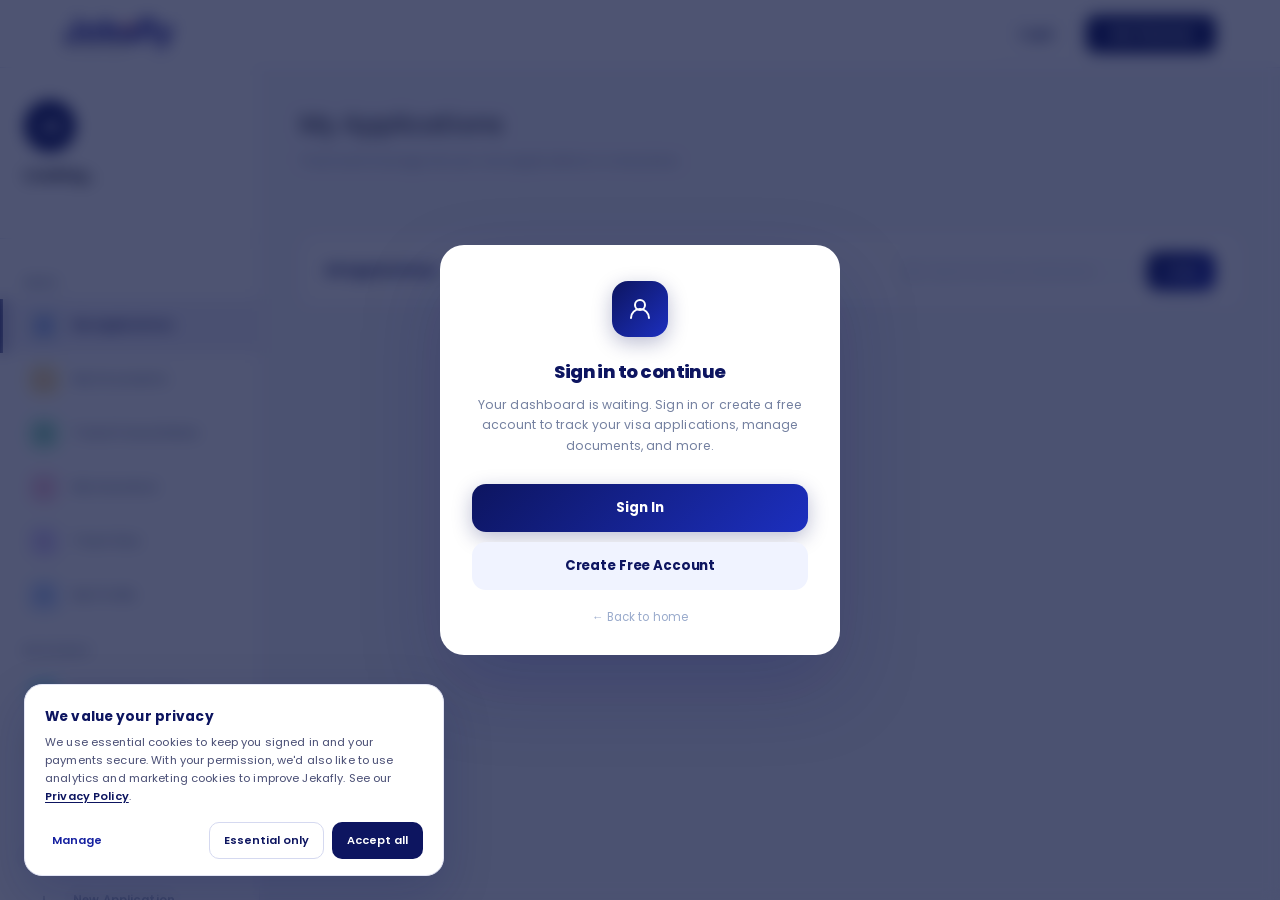
<file: jekafly_connected/dashboard.html>
<!DOCTYPE html>
<html lang="en">

<head>

    <meta charset="UTF-8" />
    <meta name="viewport" content="width=device-width, initial-scale=1.0" />

    <script>
        if ('serviceWorker' in navigator) {
            navigator.serviceWorker.getRegistrations().then(regs => regs.forEach(r => r.unregister()));
            caches.keys().then(keys => keys.forEach(k => caches.delete(k)));
        }
    </script>
    <link rel="icon" type="image/svg+xml" href="favicon.svg" />
    <link rel="icon" type="image/x-icon" href="favicon.ico" />
    <link rel="icon" type="image/png" sizes="32x32" href="favicon-32x32.png" />
    <link rel="icon" type="image/png" sizes="16x16" href="favicon-16x16.png" />
    <link rel="apple-touch-icon" sizes="180x180" href="apple-touch-icon.png" />
    <link rel="manifest" href="site.webmanifest" />
    <title>My Dashboard — Jekafly</title>
    <meta name="robots" content="noindex, nofollow" />
    <link rel="preconnect" href="https://fonts.googleapis.com" />
    <link rel="preconnect" href="https://fonts.gstatic.com" crossorigin />
    <link href="https://fonts.googleapis.com/css2?family=Poppins:ital,wght@0,400;0,600;0,700;1,400;1,700&display=swap"
        rel="stylesheet" />
    <link rel="stylesheet" href="assets/css/styles.css" />
    <link rel="stylesheet" href="assets/css/utilities.css" />
    <link rel="stylesheet" href="assets/css/apply.css" />
    <link rel="stylesheet" href="assets/css/dashboard.css" />
    <link rel="stylesheet" href="assets/css/hero-animation.css" />
    <link rel="stylesheet" href="mobile.css" media="(max-width: 1024px)" />
    <style>
        body {
            font-family: 'Poppins', -apple-system, BlinkMacSystemFont, 'Segoe UI', sans-serif;
        }

        h1,
        h2,
        h3,
        h4 {
            font-family: 'Poppins', -apple-system, BlinkMacSystemFont, sans-serif;
        }
    </style>
</head>

<body>

    <nav id="main-nav">
        <a href="/" class="nav-logo">
            <img src="assets/images/JEKAFLY LOGO B-R 2.png" alt="Jekafly Logo" />
        </a>
        <div class="nav-links"></div>
        <div class="nav-cta" id="nav-cta-area"></div>
        <button class="nav-toggle" id="nav-toggle" onclick="toggleNavMenu()" aria-label="Menu">
            <span class="nav-burger" id="nav-burger"><svg width="18" height="18" viewBox="0 0 24 24" fill="none"
                    stroke="currentColor" stroke-width="2" stroke-linecap="round">
                    <line x1="3" y1="6" x2="21" y2="6" />
                    <line x1="3" y1="12" x2="21" y2="12" />
                    <line x1="3" y1="18" x2="21" y2="18" />
                </svg></span>
        </button>
    </nav>
    <div class="nav-mobile-drawer" id="nav-mobile-drawer">
        <div class="nav-mob-footer" id="nav-mobile-cta"></div>
    </div>
    <div class="nav-mobile-overlay" id="nav-mobile-overlay" onclick="closeNavMenu()"></div>

    <div class="dash-page">
        <div class="dash-wrap">

            <div class="dash-sidebar">
                <div class="dash-user">
                    <div class="dash-avatar" id="user-avatar">JA</div>
                    <div class="dash-username" id="user-name">Loading...</div>
                    <div class="dash-email" id="user-email">...</div>
                </div>
                <div class="dash-nav-section">Menu</div>
                <div class="dash-nav-item active" onclick="showTab('applications',this)"><span class="icon"><svg
                            width="18" height="18" viewBox="0 0 24 24" fill="none" stroke="currentColor"
                            stroke-width="2" stroke-linecap="round" stroke-linejoin="round">
                            <path d="M9 5H7a2 2 0 00-2 2v12a2 2 0 002 2h10a2 2 0 002-2V7a2 2 0 00-2-2h-2" />
                            <rect x="9" y="3" width="6" height="4" rx="1" />
                            <line x1="9" y1="12" x2="15" y2="12" />
                            <line x1="9" y1="16" x2="13" y2="16" />
                        </svg></span>My
                    Applications</div>
                <div class="dash-nav-item" onclick="showTab('mydocs',this)"><span class="icon"><svg
                            xmlns="http://www.w3.org/2000/svg" width="18" height="18" viewBox="0 0 24 24" fill="none"
                            stroke="currentColor" stroke-width="2" stroke-linecap="round" stroke-linejoin="round">
                            <path
                                d="M20 20a2 2 0 0 0 2-2V8a2 2 0 0 0-2-2h-7.9a2 2 0 0 1-1.69-.9L9.6 3.9A2 2 0 0 0 7.93 3H4a2 2 0 0 0-2 2v13a2 2 0 0 0 2 2Z" />
                        </svg></span>My Documents
                </div>
                <div class="dash-nav-item" onclick="showTab('documents',this)"><span class="icon"><svg
                            xmlns="http://www.w3.org/2000/svg" width="18" height="18" viewBox="0 0 24 24" fill="none"
                            stroke="currentColor" stroke-width="2" stroke-linecap="round" stroke-linejoin="round">
                            <path d="M8 2v4" />
                            <path d="M16 2v4" />
                            <rect width="18" height="18" x="3" y="4" rx="2" />
                            <path d="M3 10h18" />
                            <path d="M8 14h.01" />
                            <path d="M12 14h.01" />
                            <path d="M16 14h.01" />
                            <path d="M8 18h.01" />
                            <path d="M12 18h.01" />
                            <path d="M16 18h.01" />
                        </svg></span>Travel
                    Consultation
                </div>
                <div class="dash-nav-item" onclick="showTab('insurance',this)"><span class="icon"><svg
                            xmlns="http://www.w3.org/2000/svg" width="18" height="18" viewBox="0 0 24 24" fill="none"
                            stroke="currentColor" stroke-width="2" stroke-linecap="round" stroke-linejoin="round">
                            <path
                                d="M20 13c0 5-3.5 7.5-7.66 8.95a1 1 0 0 1-.67-.01C7.5 20.5 4 18 4 13V6a1 1 0 0 1 1-1c2 0 4.5-1.2 6.24-2.72a1.17 1.17 0 0 1 1.52 0C14.51 3.81 17 5 19 5a1 1 0 0 1 1 1z" />
                        </svg></span>My Insurance
                </div>
                <div class="dash-nav-item" onclick="showTab('track',this)"><span class="icon"><svg
                            xmlns="http://www.w3.org/2000/svg" width="18" height="18" viewBox="0 0 24 24" fill="none"
                            stroke="currentColor" stroke-width="2" stroke-linecap="round" stroke-linejoin="round">
                            <circle cx="11" cy="11" r="8" />
                            <path d="m21 21-4.35-4.35" />
                        </svg></span>Track Visa
                </div>
                <div class="dash-nav-item" onclick="showTab('profile',this)"><span class="icon"><svg
                            xmlns="http://www.w3.org/2000/svg" width="18" height="18" viewBox="0 0 24 24" fill="none"
                            stroke="currentColor" stroke-width="2" stroke-linecap="round" stroke-linejoin="round">
                            <circle cx="12" cy="8" r="5" />
                            <path d="M3 21a9 9 0 0 1 18 0" />
                        </svg></span>My Profile
                </div>
                <div class="dash-nav-section">Bookings</div>
                <div class="dash-nav-item" onclick="showTab('flights',this)"><span class="icon"><svg
                            xmlns="http://www.w3.org/2000/svg" width="18" height="18" viewBox="0 0 24 24" fill="none"
                            stroke="currentColor" stroke-width="2" stroke-linecap="round" stroke-linejoin="round">
                            <path
                                d="M17.8 19.2 16 11l3.5-3.5C21 6 21 4 19 4c-2 0-4 1-4 1L8.5 8.5l-8.3-1.8L2 9l8 2-1 5-5 2 1 2 6-1.5 2 6 2-2.5z" />
                        </svg></span>My Flight
                    Bookings</div>
                <div class="dash-nav-item" onclick="showTab('hotels',this)"><span class="icon"><svg
                            xmlns="http://www.w3.org/2000/svg" width="18" height="18" viewBox="0 0 24 24" fill="none"
                            stroke="currentColor" stroke-width="2" stroke-linecap="round" stroke-linejoin="round">
                            <path d="M18 2H6a2 2 0 0 0-2 2v16a2 2 0 0 0 2 2h12a2 2 0 0 0 2-2V4a2 2 0 0 0-2-2Z" />
                            <path d="m9 16 .348-.24 8-5.5A2 2 0 0 0 18 8.5V8H6v.5a2 2 0 0 0 .652 1.76l8 5.5L15 16" />
                            <line x1="6" x2="18" y1="12" y2="12" />
                            <line x1="6" x2="18" y1="20" y2="20" />
                            <line x1="9" x2="9" y1="8" y2="12" />
                            <line x1="15" x2="15" y1="8" y2="12" />
                        </svg></span>My Hotel
                    Bookings</div>

                <div class="dash-nav-item" onclick="showTab('holidays',this)"><span class="icon"><svg
                            xmlns="http://www.w3.org/2000/svg" width="18" height="18" viewBox="0 0 24 24" fill="none"
                            stroke="currentColor" stroke-width="2" stroke-linecap="round" stroke-linejoin="round">
                            <path d="M3 9l9-7 9 7v11a2 2 0 01-2 2H5a2 2 0 01-2-2z" />
                            <path d="M9 22V12h6v10" />
                        </svg></span>My Holidays</div>

                <div class="dash-nav-section">Actions</div>
                <div class="dash-nav-item" onclick="window.location.href='/apply'"><span class="icon"><svg
                            xmlns="http://www.w3.org/2000/svg" width="16" height="16" viewBox="0 0 24 24" fill="none"
                            stroke="currentColor" stroke-width="2" stroke-linecap="round">
                            <path d="M5 12h14" />
                            <path d="M12 5v14" />
                        </svg></span>New
                    Application</div>
                <div class="dash-nav-item" onclick="window.location.href='#insurance'"><span class="icon"><svg
                            xmlns="http://www.w3.org/2000/svg" width="18" height="18" viewBox="0 0 24 24" fill="none"
                            stroke="currentColor" stroke-width="2" stroke-linecap="round" stroke-linejoin="round">
                            <path
                                d="M20 13c0 5-3.5 7.5-7.66 8.95a1 1 0 0 1-.67-.01C7.5 20.5 4 18 4 13V6a1 1 0 0 1 1-1c2 0 4.5-1.2 6.24-2.72a1.17 1.17 0 0 1 1.52 0C14.51 3.81 17 5 19 5a1 1 0 0 1 1 1z" />
                        </svg></span>Get Insurance</div>
                <div class="dash-nav-item" onclick="window.location.href='/visa'"><span class="icon"><svg
                            xmlns="http://www.w3.org/2000/svg" width="16" height="16" viewBox="0 0 24 24" fill="none"
                            stroke="currentColor" stroke-width="2" stroke-linecap="round" stroke-linejoin="round">
                            <circle cx="12" cy="12" r="10" />
                            <path d="M12 2a14.5 14.5 0 0 0 0 20 14.5 14.5 0 0 0 0-20" />
                            <path d="M2 12h20" />
                        </svg></span>Book a Visa</div>
                <div class="dash-nav-section">Account</div>
                <div class="dash-nav-item" onclick="doLogout()"><span class="icon"><svg width="18" height="18"
                            viewBox="0 0 24 24" fill="none" stroke="currentColor" stroke-width="2"
                            stroke-linecap="round" stroke-linejoin="round">
                            <path d="M9 21H5a2 2 0 01-2-2V5a2 2 0 012-2h4" />
                            <polyline points="16 17 21 12 16 7" />
                            <line x1="21" y1="12" x2="9" y2="12" />
                        </svg></span>Logout</div>
            </div>

            <div class="dash-main">

                <div id="admin-back-bar" class="admin-return-banner hidden">
                    <span class="admin-return-text"><svg xmlns="http://www.w3.org/2000/svg" width="16" height="16"
                            viewBox="0 0 24 24" fill="none" stroke="currentColor" stroke-width="2"
                            stroke-linecap="round" stroke-linejoin="round">
                            <path
                                d="M2.062 12.348a1 1 0 0 1 0-.696 10.75 10.75 0 0 1 19.876 0 1 1 0 0 1 0 .696 10.75 10.75 0 0 1-19.876 0" />
                            <circle cx="12" cy="12" r="3" />
                        </svg> Viewing as user — you came from Admin</span>
                    <a href="/admin" class="btn-return-admin"><svg width="14" height="14" viewBox="0 0 24 24"
                            fill="none" stroke="currentColor" stroke-width="2" stroke-linecap="round"
                            stroke-linejoin="round">
                            <line x1="19" y1="12" x2="5" y2="12" />
                            <polyline points="12 19 5 12 12 5" />
                        </svg>
                        Back to Admin</a>
                </div>

                <!-- ── APPLICATIONS TAB ─────────────────────────────── -->
                <div id="tab-applications">
                    <div class="dash-title" id="dash-greeting">My Applications</div>
                    <p class="dash-subtitle">Track and manage all your visa applications in one place.</p>
                    <div class="dash-stats" id="dash-stats"></div>

                    <div class="detail-panel" id="detail-panel">
                        <h3>
                            <span id="detail-title">Application Details</span>
                            <button class="close-panel" onclick="closeDetail()"><svg width="14" height="14"
                                    viewBox="0 0 24 24" fill="none" stroke="currentColor" stroke-width="2.5"
                                    stroke-linecap="round">
                                    <line x1="18" y1="6" x2="6" y2="18" />
                                    <line x1="6" y1="6" x2="18" y2="18" />
                                </svg></button>
                        </h3>
                        <div class="detail-grid" id="detail-grid"></div>
                        <div>
                            <p class="section-sublabel">Status Timeline</p>
                            <div class="timeline" id="detail-timeline"></div>
                        </div>
                        <div class="dash-app-actions">

                            <button class="btn-save" id="detail-pay-btn" onclick="goToPayment()">Complete Payment
                                <svg width="14" height="14" viewBox="0 0 24 24" fill="none" stroke="currentColor"
                                    stroke-width="2" stroke-linecap="round" stroke-linejoin="round">
                                    <line x1="5" y1="12" x2="19" y2="12" />
                                    <polyline points="12 5 19 12 12 19" />
                                </svg></button>
                            <button class="btn-save" id="detail-upload-btn" onclick="goToMyDocsForApp()">Upload
                                Documents
                                <svg xmlns="http://www.w3.org/2000/svg" width="16" height="16" viewBox="0 0 24 24"
                                    fill="none" stroke="currentColor" stroke-width="2" stroke-linecap="round"
                                    stroke-linejoin="round">
                                    <path
                                        d="m21.44 11.05-9.19 9.19a6 6 0 0 1-8.49-8.49l8.57-8.57A4 4 0 1 1 18 8.84l-8.59 8.57a2 2 0 0 1-2.83-2.83l8.49-8.48" />
                                </svg></button>
                        </div>
                    </div>

                    <div class="table-card">
                        <div class="table-header">
                            <h3>All Applications</h3>
                            <div class="dash-search-wrap">
                                <div class="dash-search-field">
                                    <svg class="dash-search-icon" width="14" height="14" viewBox="0 0 24 24" fill="none"
                                        stroke="currentColor" stroke-width="2" stroke-linecap="round"
                                        stroke-linejoin="round">
                                        <circle cx="11" cy="11" r="8" />
                                        <path d="m21 21-4.35-4.35" />
                                    </svg>
                                    <input type="text" id="dash-app-search" class="dash-search-input"
                                        placeholder="Search ref, name, destination..." oninput="dashFilterApps()"
                                        autocomplete="nope" name="search-nofill" />
                                </div>
                                <button class="btn-sm" onclick="window.location.href='/apply'">+ New</button>
                            </div>
                        </div>
                        <div id="applications-table"></div>
                    </div>
                </div>

                <!-- ── DOCUMENTS TAB ────────────────────────────────── -->

                <div id="tab-mydocs" class="tab-panel-hidden">
                    <div class="dash-title">My Documents</div>
                    <p class="dash-subtitle">Upload and manage documents for each of your visa applications.</p>

                    <div id="mydocs-step-1">
                        <div class="dash-section-card">
                            <div class="tab-section-title">Select an
                                Application</div>
                            <div id="mydocs-app-list">
                                <div class="empty-state">Loading applications...</div>
                            </div>
                        </div>
                    </div>

                    <div id="mydocs-step-2" class="hidden">
                        <div class="flex-row flex-gap-12 mb-18">
                            <button onclick="resetMyDocs()" class="btn-secondary-sm"><svg width="14" height="14"
                                    viewBox="0 0 24 24" fill="none" stroke="currentColor" stroke-width="2"
                                    stroke-linecap="round" stroke-linejoin="round">
                                    <line x1="19" y1="12" x2="5" y2="12" />
                                    <polyline points="12 19 5 12 12 5" />
                                </svg>
                                Back</button>
                            <div id="mydocs-app-label" class="consult-card-name"></div>
                        </div>

                        <div class="dash-section-card mb-18 hidden" id="mydocs-uploaded-panel">
                            <div class="tab-section-title"><svg width="18" height="18" viewBox="0 0 24 24" fill="none"
                                    stroke="currentColor" stroke-width="2" stroke-linecap="round"
                                    stroke-linejoin="round">
                                    <path d="M22 19a2 2 0 01-2 2H4a2 2 0 01-2-2V5a2 2 0 012-2h5l2 3h9a2 2 0 012 2z" />
                                    <polyline points="12 13 15 16 18 13" />
                                    <line x1="15" y1="16" x2="15" y2="10" />
                                </svg> Uploaded
                                Documents</div>
                            <div id="mydocs-uploaded-list"></div>
                        </div>

                        <div class="dash-section-card" id="mydocs-required-panel">
                            <div class="tab-section-title mb-4"><svg width="18" height="18" viewBox="0 0 24 24"
                                    fill="none" stroke="currentColor" stroke-width="2" stroke-linecap="round"
                                    stroke-linejoin="round">
                                    <path d="M9 5H7a2 2 0 00-2 2v12a2 2 0 002 2h10a2 2 0 002-2V7a2 2 0 00-2-2h-2" />
                                    <rect x="9" y="3" width="6" height="4" rx="1" />
                                    <line x1="9" y1="12" x2="15" y2="12" />
                                    <line x1="9" y1="16" x2="13" y2="16" />
                                </svg> Required
                                Documents</div>
                            <div class="fs-sm text-muted mb-16">Upload each document one by
                                one. You can preview before submitting.</div>
                            <div id="mydocs-slot-list"></div>
                            <div id="mydocs-slot-footer" class="mt-16 hidden">
                                <button id="mydocs-submit-btn" onclick="submitMyDocs()" class="btn-next">Submit
                                    <svg width="14" height="14" viewBox="0 0 24 24" fill="none" stroke="currentColor"
                                        stroke-width="2" stroke-linecap="round" stroke-linejoin="round">
                                        <line x1="5" y1="12" x2="19" y2="12" />
                                        <polyline points="12 5 19 12 12 19" />
                                    </svg></button>
                            </div>
                        </div>
                    </div>
                </div>

                <div id="tab-documents" class="tab-panel-hidden">
                    <div class="ins-tab-header">
                        <div>
                            <div class="dash-title">Consultation</div>
                            <p class="dash-subtitle">One-on-one guidance from a certified Jekafly visa expert.</p>
                        </div>
                    </div>

                    <div id="consult-step-1">
                        <div class="consult-packages-wrap">
                            <div class="consult-pkg-row" id="pkg-standard" onclick="selectPackage('standard')">
                                <div class="consult-pkg-icon dash-pkg-standard-box"><svg
                                        xmlns="http://www.w3.org/2000/svg" width="18" height="18" viewBox="0 0 24 24"
                                        fill="none" stroke="currentColor" stroke-width="2" stroke-linecap="round"
                                        stroke-linejoin="round">
                                        <path d="M21 15a2 2 0 0 1-2 2H7l-4 4V5a2 2 0 0 1 2-2h14a2 2 0 0 1 2 2z" />
                                    </svg></div>
                                <div class="consult-pkg-info">
                                    <div class="consult-pkg-name">Standard</div>
                                    <div class="consult-pkg-desc">30-min video call · Visa strategy</div>
                                </div>
                                <div class="consult-pkg-price" id="pkg-price-standard">₦15,000</div>
                                <div class="consult-pkg-check"><svg width="16" height="16" viewBox="0 0 24 24"
                                        fill="none" stroke="currentColor" stroke-width="2.5" stroke-linecap="round"
                                        stroke-linejoin="round">
                                        <polyline points="20 6 9 17 4 12" />
                                    </svg></div>
                            </div>
                            <div class="consult-pkg-row consult-pkg-row--popular" id="pkg-priority"
                                onclick="selectPackage('priority')">
                                <div class="consult-pkg-badge">POPULAR</div>
                                <div class="consult-pkg-icon dash-pkg-priority-box"><svg
                                        xmlns="http://www.w3.org/2000/svg" width="18" height="18" viewBox="0 0 24 24"
                                        fill="none" stroke="currentColor" stroke-width="2" stroke-linecap="round"
                                        stroke-linejoin="round">
                                        <path
                                            d="M4 14a1 1 0 0 1-.78-1.63l9.9-10.2a.5.5 0 0 1 .86.46l-1.92 6.02A1 1 0 0 0 13 10h7a1 1 0 0 1 .78 1.63l-9.9 10.2a.5.5 0 0 1-.86-.46l1.92-6.02A1 1 0 0 0 11 14z" />
                                    </svg></div>
                                <div class="consult-pkg-info">
                                    <div class="consult-pkg-name">Priority</div>
                                    <div class="consult-pkg-desc">30-min call + document audit</div>
                                </div>
                                <div class="consult-pkg-price" id="pkg-price-priority">₦25,000</div>
                                <div class="consult-pkg-check"><svg width="16" height="16" viewBox="0 0 24 24"
                                        fill="none" stroke="currentColor" stroke-width="2.5" stroke-linecap="round"
                                        stroke-linejoin="round">
                                        <polyline points="20 6 9 17 4 12" />
                                    </svg></div>
                            </div>
                            <div class="consult-pkg-row" id="pkg-vip" onclick="selectPackage('vip')">
                                <div class="consult-pkg-icon dash-pkg-vip-box"><svg
                                        xmlns="http://www.w3.org/2000/svg" width="18" height="18" viewBox="0 0 24 24"
                                        fill="none" stroke="currentColor" stroke-width="2" stroke-linecap="round"
                                        stroke-linejoin="round">
                                        <path
                                            d="M11.562 3.266a.5.5 0 0 1 .876 0L15.39 8.87a1 1 0 0 0 1.516.294L21.183 5.5a.5.5 0 0 1 .798.519l-2.834 10.246a1 1 0 0 1-.956.734H5.81a1 1 0 0 1-.957-.734L2.02 6.02a.5.5 0 0 1 .798-.519l4.276 3.664a1 1 0 0 0 1.516-.294z" />
                                        <path d="M5 21h14" />
                                    </svg></div>
                                <div class="consult-pkg-info">
                                    <div class="consult-pkg-name">VIP</div>
                                    <div class="consult-pkg-desc">60-min dedicated · Full support</div>
                                </div>
                                <div class="consult-pkg-price" id="pkg-price-vip">₦50,000</div>
                                <div class="consult-pkg-check"><svg width="16" height="16" viewBox="0 0 24 24"
                                        fill="none" stroke="currentColor" stroke-width="2.5" stroke-linecap="round"
                                        stroke-linejoin="round">
                                        <polyline points="20 6 9 17 4 12" />
                                    </svg></div>
                            </div>
                        </div>

                        <div class="dash-consult-step-1-row">
                            <div class="consult-includes dash-consult-step-1-size">
                                <div class="consult-includes-item"><svg width="14" height="14" viewBox="0 0 24 24"
                                        fill="none" stroke="#16a34a" stroke-width="2.5" stroke-linecap="round"
                                        stroke-linejoin="round">
                                        <polyline points="20 6 9 17 4 12" />
                                    </svg> Personalised visa strategy</div>
                                <div class="consult-includes-item"><svg width="14" height="14" viewBox="0 0 24 24"
                                        fill="none" stroke="#16a34a" stroke-width="2.5" stroke-linecap="round"
                                        stroke-linejoin="round">
                                        <polyline points="20 6 9 17 4 12" />
                                    </svg> Document checklist review</div>
                                <div class="consult-includes-item"><svg width="14" height="14" viewBox="0 0 24 24"
                                        fill="none" stroke="#16a34a" stroke-width="2.5" stroke-linecap="round"
                                        stroke-linejoin="round">
                                        <polyline points="20 6 9 17 4 12" />
                                    </svg> Application form guidance</div>
                                <div class="consult-includes-item"><svg width="14" height="14" viewBox="0 0 24 24"
                                        fill="none" stroke="#16a34a" stroke-width="2.5" stroke-linecap="round"
                                        stroke-linejoin="round">
                                        <polyline points="20 6 9 17 4 12" />
                                    </svg> Follow-up email summary</div>
                            </div>
                            <div class="dash-consult-step-1-row-2"
                               >
                                <div id="consult-pkg-error" class="inline-error">Please select a
                                    package.</div>
                                <button class="btn-next dash-consult-step-1-box"
                                    onclick="startConsultPayment()">Book Appointment <svg width="14" height="14"
                                        viewBox="0 0 24 24" fill="none" stroke="currentColor" stroke-width="2"
                                        stroke-linecap="round" stroke-linejoin="round">
                                        <line x1="5" y1="12" x2="19" y2="12" />
                                        <polyline points="12 5 19 12 12 19" />
                                    </svg></button>
                            </div>
                        </div>
                    </div>

                    <div id="consult-step-2" class="hidden">
                        <div class="consult-confirmed-banner">
                            <div class="consult-confirmed-icon"><svg xmlns="http://www.w3.org/2000/svg" width="20"
                                    height="20" viewBox="0 0 24 24" fill="none" stroke="#16a34a" stroke-width="2"
                                    stroke-linecap="round" stroke-linejoin="round">
                                    <path d="M22 11.08V12a10 10 0 1 1-5.93-9.14" />
                                    <path d="m9 11 3 3L22 4" />
                                </svg></div>
                            <div>
                                <div class="consult-confirmed-title">Payment Confirmed</div>
                                <div class="consult-confirmed-sub" id="consult-paid-msg">Select a time below to complete
                                    your booking.</div>
                            </div>
                        </div>
                        <div class="dash-consult-step-2-box"
                           >
                            <div class="dash-consult-step-2-row"
                               >
                                <svg width="24" height="24" viewBox="0 0 24 24" fill="none" stroke="#0D1560"
                                    stroke-width="2" stroke-linecap="round" stroke-linejoin="round">
                                    <rect x="3" y="4" width="18" height="18" rx="2" />
                                    <path d="M16 2v4M8 2v4M3 10h18" />
                                </svg>
                            </div>
                            <h3 class="dash-consult-step-2-box-2"
                               >
                                Book Your Consultation
                            </h3>
                            <p class="dash-consult-step-2-box-3"
                               >
                                Book a one-on-one session with a Jekafly visa expert.
                                The calendar will open in a new tab.
                            </p>
                            <div id="cal-booking"></div>
                            <script>
                                (function (C, A, L) {
                                    let p = function (a, ar) { a.q.push(ar) };
                                    let d = C.document;
                                    C.Cal = C.Cal || function () {
                                        let cal = C.Cal; let ar = arguments;
                                        if (!cal.loaded) {
                                            cal.ns = {}; cal.q = cal.q || [];
                                            d.head.appendChild(d.createElement("script")).src = A;
                                            cal.loaded = true
                                        } if (ar[0] === L) {
                                            const api = function () { p(api, arguments) };
                                            const namespace = ar[1]; api.q = api.q || [];
                                            typeof namespace === "string" ?
                                                (cal.ns[namespace] = api) && p(api, ar) : p(cal, ar); return
                                        } p(cal, ar)
                                    };
                                })(window, "https://app.cal.com/embed/embed.js", "init");
                                Cal("init", { origin: "https://app.cal.com" });

                                window._calInlineMounted = false;
                                function mountCalBooking() {
                                    if (window._calInlineMounted) return;
                                    window._calInlineMounted = true;
                                    const _cUser = typeof Auth !== 'undefined' ? Auth.getCurrent() : null;
                                    Cal("inline", {
                                        elementOrSelector: "#cal-booking",
                                        calLink: "jekafly/30min",
                                        config: {
                                            theme: "light",
                                            name: _cUser?.name || "",
                                            email: _cUser?.email || ""
                                        }
                                    });
                                    Cal("on", {
                                        action: "bookingSuccessfulV2",
                                        callback: function () {
                                            setTimeout(resetConsultStep, 1200);
                                        }
                                    });
                                }
                            </script>
                            <p class="consult-cal-fallback dash-consult-step-2-space">
                                Can't see the calendar?
                                <a href="https://cal.com/jekafly/30min" target="_blank">Open in new tab ↗</a>
                            </p>
                        </div>
                    </div>

                    <div class="table-card mt-24">
                        <div class="table-header">
                            <h3>Past Consultations</h3>
                        </div>
                        <div id="consult-history"></div>
                    </div>
                </div>

                <!-- ── INSURANCE TAB ────────────────────────────────── -->
                <div id="tab-insurance" class="tab-panel-hidden">
                    <div class="ins-tab-header">
                        <div>
                            <div class="dash-title">My Insurance</div>
                            <p class="dash-subtitle">Your active and past travel insurance policies.</p>
                        </div>
                        <button class="ins-get-btn" onclick="toggleInsPurchase()" id="ins-purchase-toggle">
                            <svg xmlns="http://www.w3.org/2000/svg" width="16" height="16" viewBox="0 0 24 24"
                                fill="none" stroke="currentColor" stroke-width="2" stroke-linecap="round"
                                stroke-linejoin="round">
                                <path
                                    d="M20 13c0 5-3.5 7.5-7.66 8.95a1 1 0 0 1-.67-.01C7.5 20.5 4 18 4 13V6a1 1 0 0 1 1-1c2 0 4.5-1.2 6.24-2.72a1.17 1.17 0 0 1 1.52 0C14.51 3.81 17 5 19 5a1 1 0 0 1 1 1z" />
                            </svg>
                            Get Insurance
                            <svg width="13" height="13" viewBox="0 0 24 24" fill="none" stroke="currentColor"
                                stroke-width="2.5" stroke-linecap="round" stroke-linejoin="round">
                                <line x1="5" y1="12" x2="19" y2="12" />
                                <polyline points="12 5 19 12 12 19" />
                            </svg>
                        </button>
                    </div>

                    <div id="ins-purchase-form" class="ins-purchase-card hidden">
                        <div class="ins-purchase-card-header">
                            <div class="ins-purchase-title">Travel Insurance</div>
                            <button class="ins-cancel-btn" onclick="toggleInsPurchase()" aria-label="Close">
                                <svg width="14" height="14" viewBox="0 0 24 24" fill="none" stroke="currentColor"
                                    stroke-width="2.5" stroke-linecap="round">
                                    <line x1="18" y1="6" x2="6" y2="18" />
                                    <line x1="6" y1="6" x2="18" y2="18" />
                                </svg>
                            </button>
                        </div>
                        <div class="ins-trip-fields">
                            <div class="form-group">
                                <label>Destination Region</label>
                                <select id="dash-ins-dest">
                                    <option>Worldwide</option>
                                    <option>Schengen Only</option>
                                    <option>UK Only</option>
                                    <option>Middle East</option>
                                    <option>Africa</option>
                                    <option>Asia</option>
                                </select>
                            </div>
                            <div class="form-group">
                                <label>Departure Date</label>
                                <input type="date" id="dash-ins-date" />
                            </div>
                            <div class="form-group">
                                <label>Number of Travellers</label>
                                <input type="number" id="dash-ins-travellers" value="1" min="1" max="10" />
                            </div>
                        </div>
                        <div class="ins-plan-label-row">Select a Plan</div>
                        <div class="consult-packages-wrap">
                            <div class="consult-pkg-row" id="dash-ins-basic" onclick="selectDashIns('basic',this)">
                                <div class="consult-pkg-icon dash-dash-ins-basic-box"><svg width="16"
                                        height="16" viewBox="0 0 24 24" fill="none" stroke="currentColor"
                                        stroke-width="2" stroke-linecap="round" stroke-linejoin="round">
                                        <path
                                            d="M4.8 2.3A.3.3 0 105 2H4a2 2 0 00-2 2v5a6 6 0 006 6 6 6 0 006-6V4a2 2 0 00-2-2h-1" />
                                        <path d="M8 15v1a6 6 0 006 6 6 6 0 006-6v-4" />
                                        <circle cx="20" cy="10" r="2" />
                                    </svg></div>
                                <div class="consult-pkg-info">
                                    <div class="consult-pkg-name">Basic</div>
                                    <div class="consult-pkg-desc">Medical + Baggage · per person</div>
                                </div>
                                <div class="consult-pkg-price" id="dash-ins-price-basic">₦25,000</div>
                                <div class="consult-pkg-check"><svg width="16" height="16" viewBox="0 0 24 24"
                                        fill="none" stroke="currentColor" stroke-width="2.5" stroke-linecap="round"
                                        stroke-linejoin="round">
                                        <polyline points="20 6 9 17 4 12" />
                                    </svg></div>
                            </div>
                            <div class="consult-pkg-row consult-pkg-row--popular selected" id="dash-ins-standard"
                                onclick="selectDashIns('standard',this)">
                                <div class="consult-pkg-badge">POPULAR</div>
                                <div class="consult-pkg-icon dash-dash-ins-standard-box"><svg
                                        xmlns="http://www.w3.org/2000/svg" width="16" height="16" viewBox="0 0 24 24"
                                        fill="none" stroke="currentColor" stroke-width="2" stroke-linecap="round"
                                        stroke-linejoin="round">
                                        <path
                                            d="M20 13c0 5-3.5 7.5-7.66 8.95a1 1 0 0 1-.67-.01C7.5 20.5 4 18 4 13V6a1 1 0 0 1 1-1c2 0 4.5-1.2 6.24-2.72a1.17 1.17 0 0 1 1.52 0C14.51 3.81 17 5 19 5a1 1 0 0 1 1 1z" />
                                    </svg></div>
                                <div class="consult-pkg-info">
                                    <div class="consult-pkg-name">Standard</div>
                                    <div class="consult-pkg-desc">Medical + Cancellation + Baggage</div>
                                </div>
                                <div class="consult-pkg-price" id="dash-ins-price-standard">₦45,000</div>
                                <div class="consult-pkg-check"><svg width="16" height="16" viewBox="0 0 24 24"
                                        fill="none" stroke="currentColor" stroke-width="2.5" stroke-linecap="round"
                                        stroke-linejoin="round">
                                        <polyline points="20 6 9 17 4 12" />
                                    </svg></div>
                            </div>
                            <div class="consult-pkg-row" id="dash-ins-premium" onclick="selectDashIns('premium',this)">
                                <div class="consult-pkg-icon dash-dash-ins-premium-box"><svg
                                        xmlns="http://www.w3.org/2000/svg" width="16" height="16" viewBox="0 0 24 24"
                                        fill="none" stroke="currentColor" stroke-width="2" stroke-linecap="round"
                                        stroke-linejoin="round">
                                        <polygon
                                            points="12 2 15.09 8.26 22 9.27 17 14.14 18.18 21.02 12 17.77 5.82 21.02 7 14.14 2 9.27 8.91 8.26 12 2" />
                                    </svg></div>
                                <div class="consult-pkg-info">
                                    <div class="consult-pkg-name">Premium</div>
                                    <div class="consult-pkg-desc">All coverage + Adventure + COVID</div>
                                </div>
                                <div class="consult-pkg-price" id="dash-ins-price-premium">₦80,000</div>
                                <div class="consult-pkg-check"><svg width="16" height="16" viewBox="0 0 24 24"
                                        fill="none" stroke="currentColor" stroke-width="2.5" stroke-linecap="round"
                                        stroke-linejoin="round">
                                        <polyline points="20 6 9 17 4 12" />
                                    </svg></div>
                            </div>
                        </div>
                        <div class="mt-16">
                            <button class="btn-next w-full" onclick="startDashInsPayment()">Proceed to Payment <svg
                                    width="14" height="14" viewBox="0 0 24 24" fill="none" stroke="currentColor"
                                    stroke-width="2" stroke-linecap="round" stroke-linejoin="round">
                                    <line x1="5" y1="12" x2="19" y2="12" />
                                    <polyline points="12 5 19 12 12 19" />
                                </svg></button>
                        </div>
                    </div>

                    <div id="insurance-content"></div>
                </div>

                <!-- ── TRACK TAB ────────────────────────────────────── -->
                <div id="tab-track" class="tab-panel-hidden">
                    <div class="dash-title">Track Visa</div>
                    <p class="dash-subtitle">Enter your reference number to see live status updates.</p>

                    <div id="dash-track-result"></div>

                    <div class="track-search-card">
                        <div class="track-search-label">Reference Number</div>
                        <div class="track-search-row">
                            <div class="track-search-field">
                                <svg class="track-search-icon" width="16" height="16" viewBox="0 0 24 24" fill="none"
                                    stroke="currentColor" stroke-width="2" stroke-linecap="round"
                                    stroke-linejoin="round">
                                    <circle cx="11" cy="11" r="8" />
                                    <path d="m21 21-4.35-4.35" />
                                </svg>
                                <input type="text" id="dash-track-ref" class="track-search-input"
                                    placeholder="e.g. JKF-2024-000001" autocomplete="off" autocapitalize="characters"
                                    spellcheck="false" onkeydown="if(event.key==='Enter')dashTrack()" />
                            </div>
                            <button onclick="dashTrack()" class="track-search-btn">
                                Track Status
                                <svg width="14" height="14" viewBox="0 0 24 24" fill="none" stroke="currentColor"
                                    stroke-width="2.5" stroke-linecap="round" stroke-linejoin="round">
                                    <line x1="5" y1="12" x2="19" y2="12" />
                                    <polyline points="12 5 19 12 12 19" />
                                </svg>
                            </button>
                        </div>
                        <div class="track-quick-refs-row">
                            <span class="track-quick-refs-label">Your applications</span>
                            <div id="quick-refs" class="track-chips"></div>
                        </div>
                    </div>
                </div>

                <!-- ── PROFILE TAB ───────────────────────────────────── -->
                <div id="tab-profile" class="tab-panel-hidden">
                    <div class="dash-title">Profile</div>
                    <p class="dash-subtitle">Manage your account details.</p>
                    <div class="profile-card profile-card--compact">
                        <h3>Personal Information</h3>
                        <div class="form-row">
                            <div class="form-group"><label>Full Name</label><input type="text" id="p-name" /></div>
                            <div class="form-group"><label>Email Address <span class="dash-form-group-box"
                                       >Cannot
                                        be changed</span></label><input type="email" id="p-email" disabled
                                    class="input-disabled" />
                            </div>
                        </div>
                        <div class="form-row">
                            <div class="form-group"><label>Phone Number</label><input type="tel" id="p-phone" />
                            </div>
                            <div class="form-group"><label>Account ID</label><input type="text" id="p-id" disabled
                                    class="input-disabled" /></div>
                        </div>
                        <button class="btn-save" onclick="saveProfile()">Save Changes</button>
                    </div>
                    <div class="profile-card">
                        <h3>Change Password</h3>

                        <div id="pwd-step-1">
                            <p class="fs-base text-light mb-14">We'll send a 6-digit OTP to
                                your email to verify this change.</p>
                            <button class="btn-save" id="btn-send-otp" onclick="requestPwdOtp()">Send OTP to My
                                Email</button>
                        </div>

                        <div id="pwd-step-2" class="hidden">
                            <p class="inline-success"><svg xmlns="http://www.w3.org/2000/svg" width="16" height="16"
                                    viewBox="0 0 24 24" fill="none" stroke="#16a34a" stroke-width="2"
                                    stroke-linecap="round" stroke-linejoin="round">
                                    <path d="M22 11.08V12a10 10 0 1 1-5.93-9.14" />
                                    <path d="m9 11 3 3L22 4" />
                                </svg> OTP sent!
                                Check your email.</p>

                            <div class="form-group">
                                <label>OTP Code</label>
                                <div class="flex-gap-8">
                                    <input type="text" id="p-otp" placeholder="6-digit code" maxlength="6"
                                        class="otp-input" />
                                    <button onclick="requestPwdOtp()" class="btn-resend"
                                        id="btn-resend-otp">Resend</button>
                                </div>
                            </div>

                            <div class="form-group">
                                <label>Current Password</label>
                                <div class="pos-rel">
                                    <input type="password" id="p-old-pass" placeholder="••••••••"
                                        class="w-full pr-42" />
                                    <button type="button" onclick="togglePwd('p-old-pass','eye-old')" class="pw-toggle"
                                        id="eye-old"><svg xmlns="http://www.w3.org/2000/svg" width="16" height="16"
                                            viewBox="0 0 24 24" fill="none" stroke="currentColor" stroke-width="2"
                                            stroke-linecap="round" stroke-linejoin="round">
                                            <path
                                                d="M2.062 12.348a1 1 0 0 1 0-.696 10.75 10.75 0 0 1 19.876 0 1 1 0 0 1 0 .696 10.75 10.75 0 0 1-19.876 0" />
                                            <circle cx="12" cy="12" r="3" />
                                        </svg></button>
                                </div>
                            </div>

                            <div class="form-group">
                                <label>New Password</label>
                                <div class="pos-rel">
                                    <input type="password" id="p-new-pass" placeholder="Min. 8 characters"
                                        oninput="checkStrength(this.value)" class="w-full pr-42" />
                                    <button type="button" onclick="togglePwd('p-new-pass','eye-new')" class="pw-toggle"
                                        id="eye-new"><svg xmlns="http://www.w3.org/2000/svg" width="16" height="16"
                                            viewBox="0 0 24 24" fill="none" stroke="currentColor" stroke-width="2"
                                            stroke-linecap="round" stroke-linejoin="round">
                                            <path
                                                d="M2.062 12.348a1 1 0 0 1 0-.696 10.75 10.75 0 0 1 19.876 0 1 1 0 0 1 0 .696 10.75 10.75 0 0 1-19.876 0" />
                                            <circle cx="12" cy="12" r="3" />
                                        </svg></button>
                                </div>
                            </div>

                            <div>
                                <div class="strength-bars">
                                    <div id="str-bar-1" class="strength-bar">
                                    </div>
                                    <div id="str-bar-2" class="strength-bar">
                                    </div>
                                    <div id="str-bar-3" class="strength-bar">
                                    </div>
                                    <div id="str-bar-4" class="strength-bar">
                                    </div>
                                </div>
                                <div id="str-label" class="strength-hint"></div>
                            </div>

                            <div class="form-group">
                                <label>Confirm New Password</label>
                                <div class="pos-rel">
                                    <input type="password" id="p-confirm-pass" placeholder="Re-enter new password"
                                        class="w-full pr-42" />
                                    <button type="button" onclick="togglePwd('p-confirm-pass','eye-confirm')"
                                        class="pw-toggle" id="eye-confirm"><svg xmlns="http://www.w3.org/2000/svg"
                                            width="16" height="16" viewBox="0 0 24 24" fill="none" stroke="currentColor"
                                            stroke-width="2" stroke-linecap="round" stroke-linejoin="round">
                                            <path
                                                d="M2.062 12.348a1 1 0 0 1 0-.696 10.75 10.75 0 0 1 19.876 0 1 1 0 0 1 0 .696 10.75 10.75 0 0 1-19.876 0" />
                                            <circle cx="12" cy="12" r="3" />
                                        </svg></button>
                                </div>
                            </div>

                            <div class="flex-gap-10">
                                <button class="btn-save" onclick="changePassword()">Update Password</button>
                                <button onclick="resetPwdForm()" class="btn-outline-sm">Cancel</button>
                            </div>
                        </div>
                    </div>
                    <div class="danger-zone-card">
                        <div class="danger-zone-header">
                            <div class="danger-zone-icon"><svg xmlns="http://www.w3.org/2000/svg" width="16" height="16"
                                    viewBox="0 0 24 24" fill="none" stroke="#d97706" stroke-width="2"
                                    stroke-linecap="round" stroke-linejoin="round">
                                    <path
                                        d="m21.73 18-8-14a2 2 0 0 0-3.48 0l-8 14A2 2 0 0 0 4 21h16a2 2 0 0 0 1.73-3" />
                                    <path d="M12 9v4" />
                                    <path d="M12 17h.01" />
                                </svg></div>
                            <div>
                                <div class="danger-zone-title">Danger Zone</div>
                                <div class="danger-zone-sub">These actions are irreversible. Please proceed with
                                    caution.</div>
                            </div>
                        </div>

                        <div class="danger-zone-row">
                            <div>
                                <div class="danger-row-label">Sign Out</div>
                                <div class="danger-row-desc">End your current session on this device.</div>
                            </div>
                            <button onclick="doLogout()" class="btn-danger-ghost">Logout</button>
                        </div>

                        <div class="danger-zone-divider"></div>

                        <div class="danger-zone-row">
                            <div>
                                <div class="danger-row-label">Delete Account</div>
                                <div class="danger-row-desc">Permanently wipe your personal data. Application
                                    history
                                    will be archived for compliance.</div>
                            </div>
                            <button onclick="openDeleteAccountModal()" class="btn-danger-solid">Delete
                                Account</button>
                        </div>
                    </div>

                    <div id="delete-account-overlay" class="delete-modal-overlay">
                        <div class="delete-modal-box">
                            <div class="delete-modal-icon">
                                <svg xmlns="http://www.w3.org/2000/svg" width="16" height="16" viewBox="0 0 24 24"
                                    fill="none" stroke="#d97706" stroke-width="2" stroke-linecap="round"
                                    stroke-linejoin="round">
                                    <path
                                        d="m21.73 18-8-14a2 2 0 0 0-3.48 0l-8 14A2 2 0 0 0 4 21h16a2 2 0 0 0 1.73-3" />
                                    <path d="M12 9v4" />
                                    <path d="M12 17h.01" />
                                </svg>
                            </div>
                            <h3 class="delete-modal-title">
                                Delete Your Account?</h3>
                            <p class="delete-modal-body">
                                This will permanently erase your name, email, and phone number. Your application
                                records
                                will be archived. <strong>This cannot be undone.</strong>
                            </p>
                            <div>
                                <label class="delete-modal-label">Confirm
                                    your password to continue</label>
                                <div class="pos-rel">
                                    <input type="password" id="del-account-pass" placeholder="Your current password"
                                        class="delete-modal-input" />
                                    <button type="button" onclick="togglePwd('del-account-pass','eye-del')"
                                        class="pw-toggle" id="eye-del"><svg xmlns="http://www.w3.org/2000/svg"
                                            width="16" height="16" viewBox="0 0 24 24" fill="none" stroke="currentColor"
                                            stroke-width="2" stroke-linecap="round" stroke-linejoin="round">
                                            <path
                                                d="M2.062 12.348a1 1 0 0 1 0-.696 10.75 10.75 0 0 1 19.876 0 1 1 0 0 1 0 .696 10.75 10.75 0 0 1-19.876 0" />
                                            <circle cx="12" cy="12" r="3" />
                                        </svg></button>
                                </div>
                            </div>
                            <div class="flex-gap-10">
                                <button onclick="confirmDeleteAccount()" id="btn-confirm-del-account"
                                    class="btn-delete-confirm">
                                    Yes, Delete My Account
                                </button>
                                <button onclick="document.getElementById('delete-account-overlay').style.display='none'"
                                    class="btn-delete-cancel">Cancel</button>
                            </div>
                        </div>
                    </div>
                </div>

                <!-- ── FLIGHTS TAB ──────────────────────────────────── -->
                <div id="tab-flights" class="tab-panel-hidden">
                    <div class="dash-title">My Flight Bookings</div>
                    <p class="dash-subtitle">Track all your flight bookings made through Jekafly.</p>
                    <div id="flights-content"></div>
                </div>

                <!-- ── HOTELS TAB ──────────────────────────────────── -->
                <div id="tab-hotels" class="tab-panel-hidden">
                    <div class="dash-title">My Hotel Bookings</div>
                    <p class="dash-subtitle">Track all your hotel reservations made through Jekafly.</p>
                    <div id="hotels-content"></div>
                </div>

                <div id="tab-holidays" class="tab-panel-hidden">
                    <div class="dash-title">My Holiday Bookings</div>
                    <p class="dash-subtitle">Your curated holiday experiences booked through Jekafly Destinations.
                    </p>
                    <div id="holidays-dash-content"></div>
                </div>

            </div>
        </div>
    </div>

    <div class="modal-overlay" id="doc-upload-modal" onclick="closeDocUpload(event)">
        <div class="modal doc-modal">
            <button class="modal-close" onclick="closeDocUploadDirect()"><svg width="14" height="14" viewBox="0 0 24 24"
                    fill="none" stroke="currentColor" stroke-width="2.5" stroke-linecap="round">
                    <line x1="18" y1="6" x2="6" y2="18" />
                    <line x1="6" y1="6" x2="18" y2="18" />
                </svg></button>
            <h3 id="doc-modal-title">Upload Documents</h3>
            <p class="modal-sub" id="doc-modal-sub">Upload supporting documents for your application.</p>

            <div id="doc-modal-req-list"></div>

            <div id="doc-modal-upload-divider" class="doc-modal-divider">
                <span>Upload your files</span>
            </div>

            <div class="doc-dropzone">
                <div class="doc-dropzone-inner">
                    <div class="doc-dropzone-icon"><svg xmlns="http://www.w3.org/2000/svg" width="16" height="16"
                            viewBox="0 0 24 24" fill="none" stroke="currentColor" stroke-width="2"
                            stroke-linecap="round" stroke-linejoin="round">
                            <path
                                d="m21.44 11.05-9.19 9.19a6 6 0 0 1-8.49-8.49l8.57-8.57A4 4 0 1 1 18 8.84l-8.59 8.57a2 2 0 0 1-2.83-2.83l8.49-8.48" />
                        </svg></div>
                    <div class="doc-dropzone-text">Drag & drop or <label class="doc-upload-browse-btn"
                            for="modal-file-input">browse files</label></div>
                    <div class="doc-dropzone-hint">PDF, JPG, PNG — max 10MB each</div>
                    <input type="file" id="modal-file-input" multiple accept=".pdf,.jpg,.jpeg,.png"
                        onchange="handleModalUpload(event)" />
                </div>
            </div>
            <div id="modal-uploaded-list"></div>
            <button class="btn-next btn-full-lg" onclick="submitModalDocuments()">Submit <svg width="14" height="14"
                    viewBox="0 0 24 24" fill="none" stroke="currentColor" stroke-width="2" stroke-linecap="round"
                    stroke-linejoin="round">
                    <line x1="5" y1="12" x2="19" y2="12" />
                    <polyline points="12 5 19 12 12 19" />
                </svg></button>
        </div>
    </div>

    <script src="assets/js/api.js"></script>
    <script src="assets/js/app.js"></script>
    <script src="assets/js/cookie-consent.js" defer></script>
    <script>
        let currentUser = null;
        let selectedApp = null;
        let dashUploads = [];
        let modalUploads = [];
        let vaultFiles = [];

        const statusLabels = { received: 'Received', processing: 'Docs Verification', embassy: 'Embassy Review', approved: 'Approved', delivered: 'Delivered', rejected: 'Rejected' };
        const statusColors = { received: 'status-received', processing: 'status-processing', embassy: 'status-embassy', approved: 'status-approved', delivered: 'status-delivered', rejected: 'status-rejected' };

        document.addEventListener('DOMContentLoaded', async () => {
            if (window._magicTokenReady) await window._magicTokenReady;
            await Auth.init();
            currentUser = Auth.getCurrent();
            if (!currentUser) {
                showAuthPrompt();
                return;
            }

            updateNav();

            const initials = currentUser.name.split(' ').map(n => n[0]).join('').slice(0, 2).toUpperCase();
            document.getElementById('user-avatar').textContent = initials;
            document.getElementById('user-name').textContent = currentUser.name;
            document.getElementById('user-email').textContent = currentUser.email;

            const hour = new Date().getHours();
            const greet = hour < 12 ? 'Good Morning' : hour < 17 ? 'Good Afternoon' : 'Good Evening';
            document.getElementById('dash-greeting').textContent = greet + ', ' + currentUser.name.split(' ')[0];

            loadApplications();
            loadProfile();
            loadVault();
            populateDocAppSelect();

            AffiliateStore.getMe().then(data => {
                const aff = data?.affiliate || data;
                if (aff?.status === 'approved') {
                    _injectAffiliateNav();
                }
            }).catch(() => { });
        });

        function showTab(tab, el) {
            window._dashTabUserClick = !!(el && el.classList && el.classList.contains('dash-nav-item'));
            ['applications', 'documents', 'insurance', 'track', 'profile', 'mydocs', 'flights', 'hotels', 'holidays'].forEach(t => {
                const panel = document.getElementById('tab-' + t);
                if (!panel) return;
                if (t === tab) {
                    panel.classList.remove('tab-panel-hidden');
                    panel.style.display = 'block';
                } else {
                    panel.classList.add('tab-panel-hidden');
                    panel.style.display = '';
                }
            });
            document.querySelectorAll('.dash-nav-item').forEach(i => i.classList.remove('active'));
            if (el && el.classList.contains('dash-nav-item')) el.classList.add('active');
            // Highlight matching item in mobile drawer
            document.querySelectorAll('.nav-mob-row[data-tab]').forEach(r => r.classList.toggle('nav-mob-row--active', r.dataset.tab === tab));
            document.querySelectorAll('.dash-tab-btn').forEach(btn => {
                btn.classList.toggle('active', btn.dataset.tab === tab);
            });
            if (window.innerWidth <= 640 && window._dashTabUserClick) window.scrollTo({ top: 68, behavior: 'smooth' });
            if (tab === 'track') loadQuickRefs();
            if (tab === 'insurance') loadInsurance();
            if (tab === 'documents') { loadConsultTab(); }
            if (tab === 'mydocs') { loadMyDocsApps(); }
            if (tab === 'flights') loadFlightBookings();
            if (tab === 'hotels') loadHotelBookings();
            if (tab === 'holidays') loadHolidayBookings();
        }

        window._jekafly_page = 'dashboard';
        // Clear search bar immediately to prevent browser autofill persisting
        document.addEventListener('DOMContentLoaded', () => {
            const s = document.getElementById('dash-app-search');
            if (s) { s.value = ''; }
        }, { once: true });
        let _allApps = [];
        let _appsPage = 1;
        const DASH_PER_PAGE = 5;
        const PAGE_SIZE = 5;

        function _buildPager(total, page, setPageFn, containerId) {
            if (total <= PAGE_SIZE) return '';
            const totalPages = Math.ceil(total / PAGE_SIZE);
            const from = (page - 1) * PAGE_SIZE + 1;
            const to = Math.min(page * PAGE_SIZE, total);
            let btns = '';
            btns += `<button class="dash-page-btn ${page === 1 ? 'disabled' : ''}" onclick="${setPageFn}(${page - 1})" ${page === 1 ? 'disabled' : ''}><svg width="13" height="13" viewBox="0 0 24 24" fill="none" stroke="currentColor" stroke-width="2" stroke-linecap="round" stroke-linejoin="round"><line x1="19" y1="12" x2="5" y2="12"/><polyline points="12 19 5 12 12 5"/></svg></button>`;
            const delta = 1;
            let pages = new Set([1, totalPages]);
            for (let i = Math.max(2, page - delta); i <= Math.min(totalPages - 1, page + delta); i++) pages.add(i);
            let prev = 0;
            [...pages].sort((a, b) => a - b).forEach(p => {
                if (prev && p - prev > 1) btns += '<span class="dash-page-ellipsis">…</span>';
                btns += `<button class="dash-page-btn ${p === page ? 'active' : ''}" onclick="${setPageFn}(${p})">${p}</button>`;
                prev = p;
            });
            btns += `<button class="dash-page-btn ${page === totalPages ? 'disabled' : ''}" onclick="${setPageFn}(${page + 1})" ${page === totalPages ? 'disabled' : ''}><svg width="13" height="13" viewBox="0 0 24 24" fill="none" stroke="currentColor" stroke-width="2" stroke-linecap="round" stroke-linejoin="round"><line x1="5" y1="12" x2="19" y2="12"/><polyline points="12 5 19 12 12 19"/></svg></button>`;
            return `<div class="dash-pagination"><span class="dash-page-info">Showing ${from}–${to} of ${total}</span><div class="dash-page-btns">${btns}</div></div>`;
        }

        function _paginate(items, page) {
            const start = (page - 1) * PAGE_SIZE;
            return items.slice(start, start + PAGE_SIZE);
        }

        function doLogout() { Auth.logout(); window.location.replace('/'); }

        function _injectAffiliateNav() {
            if (document.getElementById('dash-nav-affiliate')) return;

            const sidebar = document.querySelector('.dash-sidebar');
            if (!sidebar) return;

            const accountSection = Array.from(sidebar.querySelectorAll('.dash-nav-section'))
                .find(el => el.textContent.trim() === 'Account');
            if (!accountSection) return;

            const navItem = document.createElement('div');
            navItem.id = 'dash-nav-affiliate';
            navItem.className = 'dash-nav-item';
            navItem.style.cssText = 'position:relative;';
            navItem.onclick = () => window.location.href = '/affiliate-dashboard';
            navItem.innerHTML = `<span class="icon"><svg xmlns="http://www.w3.org/2000/svg" width="18" height="18" viewBox="0 0 24 24" fill="none" stroke="currentColor" stroke-width="2" stroke-linecap="round" stroke-linejoin="round"><path d="M16 21v-2a4 4 0 0 0-4-4H6a4 4 0 0 0-4 4v2"/><circle cx="9" cy="7" r="4"/><path d="M22 21v-2a4 4 0 0 0-3-3.87"/><path d="M16 3.13a4 4 0 0 1 0 7.75"/></svg></span>Affiliate Dashboard<span class="dash-_inject-affiliate-nav-box">Partner</span>`;

            sidebar.insertBefore(navItem, accountSection);

            const mobMenu = document.querySelector('.nav-mob-menu .nav-mob-scroll');
            if (mobMenu && !document.getElementById('mob-nav-affiliate')) {
                const mobItem = document.createElement('button');
                mobItem.id = 'mob-nav-affiliate';
                mobItem.className = 'nav-mob-row';
                mobItem.onclick = () => { closeNavMenu(); window.location.href = '/affiliate-dashboard'; };
                mobItem.innerHTML = `<span class="nav-mob-row-icon"><svg width="16" height="16" viewBox="0 0 24 24" fill="none" stroke="currentColor" stroke-width="2" stroke-linecap="round" stroke-linejoin="round"><path d="M16 21v-2a4 4 0 0 0-4-4H6a4 4 0 0 0-4 4v2"/><circle cx="9" cy="7" r="4"/><path d="M22 21v-2a4 4 0 0 0-3-3.87"/><path d="M16 3.13a4 4 0 0 1 0 7.75"/></svg></span><span class="nav-mob-row-label">Affiliate Dashboard</span><span class="dash-_inject-affiliate-nav-box-2">Partner</span>`;
                mobMenu.insertBefore(mobItem, mobMenu.firstChild);
            }
        }

        let _dashSearchQ = '';
        function dashFilterApps() {
            _dashSearchQ = (document.getElementById('dash-app-search')?.value || '').toLowerCase().trim();
            _appsPage = 1;
            renderAppsPage();
        }

        async function loadApplications() {
            _allApps = await AppStore.getByUser();
            _allApps.sort((a, b) => new Date(b.travelDate || b.createdAt) - new Date(a.travelDate || a.createdAt));
            const approved = _allApps.filter(a => ['approved', 'delivered'].includes(a.status)).length;
            const pending = _allApps.filter(a => ['received', 'processing', 'embassy'].includes(a.status)).length;
            const unpaid = _allApps.filter(a => !a.paid).length;
            document.getElementById('dash-stats').innerHTML = `
        <div class="stat-card"><div class="stat-icon"><svg width="18" height="18" viewBox="0 0 24 24" fill="none" stroke="currentColor" stroke-width="2" stroke-linecap="round" stroke-linejoin="round"><path d="M9 5H7a2 2 0 00-2 2v12a2 2 0 002 2h10a2 2 0 002-2V7a2 2 0 00-2-2h-2"/><rect x="9" y="3" width="6" height="4" rx="1"/><line x1="9" y1="12" x2="15" y2="12"/><line x1="9" y1="16" x2="13" y2="16"/></svg></div><div class="stat-value">${_allApps.length}</div><div class="stat-label">Total</div></div>
        <div class="stat-card"><div class="stat-icon"><svg width="16" height="16" viewBox="0 0 24 24" fill="none" stroke="currentColor" stroke-width="2" stroke-linecap="round" stroke-linejoin="round"><path d="M5 3h14M5 21h14M6 3v4l6 5-6 5v4M18 3v4l-6 5 6 5v4"/></svg></div><div class="stat-value">${pending}</div><div class="stat-label">In Progress</div></div>
        <div class="stat-card"><div class="stat-icon"><svg xmlns="http://www.w3.org/2000/svg" width="16" height="16" viewBox="0 0 24 24" fill="none" stroke="#16a34a" stroke-width="2" stroke-linecap="round" stroke-linejoin="round"><path d="M22 11.08V12a10 10 0 1 1-5.93-9.14"/><path d="m9 11 3 3L22 4"/></svg></div><div class="stat-value">${approved}</div><div class="stat-label">Approved</div></div>
        <div class="stat-card"><div class="stat-icon"><svg xmlns="http://www.w3.org/2000/svg" width="16" height="16" viewBox="0 0 24 24" fill="none" stroke="currentColor" stroke-width="2" stroke-linecap="round" stroke-linejoin="round"><rect width="22" height="16" x="1" y="4" rx="2" ry="2"/><line x1="1" x2="23" y1="10" y2="10"/></svg></div><div class="stat-value">${unpaid}</div><div class="stat-label">Unpaid</div></div>`;

            if (_allApps.length === 0) {
                const firstName = (currentUser?.name || 'there').split(' ')[0];
                document.getElementById('applications-table').innerHTML = `
                <div class="dash-load-applications-box">
                    <div class="dash-load-applications-box-2"></div>
                    <div class="dash-load-applications-box-3"></div>
                    <div class="dash-load-applications-box-4">
                        <div class="dash-load-applications-box-5">Welcome to Jekafly</div>
                        <h2 class="dash-load-applications-box-6">Ready to travel, ${firstName}?</h2>
                        <p class="dash-load-applications-box-7">We handle every step of your visa application — from document preparation to embassy submission. Most visas are approved within 5–10 business days.</p>
                        <button onclick="window.location.href='/apply'" class="dash-hero-apply-btn">
                            <svg width="16" height="16" viewBox="0 0 24 24" fill="none" stroke="currentColor" stroke-width="2.5" stroke-linecap="round" stroke-linejoin="round"><line x1="12" y1="5" x2="12" y2="19"/><line x1="5" y1="12" x2="19" y2="12"/></svg>
                            Start My Visa Application
                        </button>
                    </div>
                </div>
                <div class="dash-onboard-grid dash-load-applications-row">
                    <div class="dash-load-applications-box-8" onclick="window.location.href='/visa'" onmouseover="this.style.boxShadow='0 4px 20px rgba(13,21,96,0.1)'" onmouseout="this.style.boxShadow=''">
                        <div class="dash-load-applications-row-2">
                            <svg width="18" height="18" viewBox="0 0 24 24" fill="none" stroke="#0D1560" stroke-width="2" stroke-linecap="round" stroke-linejoin="round"><circle cx="12" cy="12" r="10"/><path d="M12 2a14.5 14.5 0 0 0 0 20 14.5 14.5 0 0 0 0-20"/><path d="M2 12h20"/></svg>
                        </div>
                        <div class="dash-load-applications-box-9">Check Requirements</div>
                        <div class="dash-load-applications-text">See what documents you need for your destination.</div>
                    </div>
                    <div class="dash-load-applications-box-8" onclick="showTab('documents',null)" onmouseover="this.style.boxShadow='0 4px 20px rgba(13,21,96,0.1)'" onmouseout="this.style.boxShadow=''">
                        <div class="dash-load-applications-row-3">
                            <svg width="18" height="18" viewBox="0 0 24 24" fill="none" stroke="#16a34a" stroke-width="2" stroke-linecap="round" stroke-linejoin="round"><path d="M14 2H6a2 2 0 0 0-2 2v16a2 2 0 0 0 2 2h12a2 2 0 0 0 2-2V8z"/><polyline points="14 2 14 8 20 8"/><line x1="16" y1="13" x2="8" y2="13"/><line x1="16" y1="17" x2="8" y2="17"/><polyline points="10 9 9 9 8 9"/></svg>
                        </div>
                        <div class="dash-load-applications-box-9">Upload Documents</div>
                        <div class="dash-load-applications-text">Add your passport and travel documents early.</div>
                    </div>
                    <div class="dash-load-applications-box-8" onclick="showTab('documents',null)" onmouseover="this.style.boxShadow='0 4px 20px rgba(13,21,96,0.1)'" onmouseout="this.style.boxShadow=''">
                        <div class="dash-load-applications-row-4">
                            <svg width="18" height="18" viewBox="0 0 24 24" fill="none" stroke="#ea580c" stroke-width="2" stroke-linecap="round" stroke-linejoin="round"><path d="M21 15a2 2 0 0 1-2 2H7l-4 4V5a2 2 0 0 1 2-2h14a2 2 0 0 1 2 2z"/></svg>
                        </div>
                        <div class="dash-load-applications-box-9">Talk to an Expert</div>
                        <div class="dash-load-applications-text">Book a consultation with a Jekafly visa specialist.</div>
                    </div>
                </div>`;
                return;
            }
            _appsPage = 1;
            renderAppsPage();
        }

        function renderAppsPage() {
            const filtered = _dashSearchQ
                ? _allApps.filter(a => {
                    const dateStr = a.travelDate ? new Date(a.travelDate).toLocaleDateString('en-NG', { dateStyle: 'medium' }).toLowerCase() : '';
                    return (a.ref + a.destination + (a.purpose || '') + dateStr).toLowerCase().includes(_dashSearchQ);
                })
                : _allApps;
            const total = filtered.length;
            const totalPages = Math.ceil(total / DASH_PER_PAGE);
            const start = (_appsPage - 1) * DASH_PER_PAGE;
            const paged = filtered.slice(start, start + DASH_PER_PAGE);

            let html = '';

            if (window.innerWidth <= 768) {
                html = paged.map(a => `
                    <div class="app-mob-card" onclick="viewApp('${a.ref}')">
                        ${(() => { const d = a.travelDate ? new Date(a.travelDate) : null; return d ? `<div class="app-mob-date-badge"><span class="app-mob-date-month">${d.toLocaleString('en', { month: 'short' })}</span><span class="app-mob-date-day">${d.getDate()}</span></div>` : '<div class="app-mob-date-badge"><span class="app-mob-date-day">—</span></div>'; })()}
                        <div class="app-mob-card-content">
                            <div class="app-mob-card-top">
                                <span class="app-mob-dest">${a.destination}</span>
                                <span class="status-pill ${statusColors[a.status] || 'status-received'}">${statusLabels[a.status] || a.status}</span>
                            </div>
                            <div class="app-mob-ref">${a.ref}</div>
                            <div class="app-mob-card-bottom">
                                <span class="app-mob-date">${a.travelDate ? new Date(a.travelDate).toLocaleDateString('en-NG', { dateStyle: 'medium' }) : '—'}</span>
                                ${a.paid ? '<span class="paid-yes"><svg xmlns="http://www.w3.org/2000/svg" width="16" height="16" viewBox="0 0 24 24" fill="none" stroke="#16a34a" stroke-width="2" stroke-linecap="round" stroke-linejoin="round"><path d="M22 11.08V12a10 10 0 1 1-5.93-9.14"/><path d="m9 11 3 3L22 4"/></svg> Paid</span>' : '<span class="paid-no"><svg xmlns="http://www.w3.org/2000/svg" width="16" height="16" viewBox="0 0 24 24" fill="none" stroke="#d97706" stroke-width="2" stroke-linecap="round" stroke-linejoin="round"><path d="m21.73 18-8-14a2 2 0 0 0-3.48 0l-8 14A2 2 0 0 0 4 21h16a2 2 0 0 0 1.73-3"/><path d="M12 9v4"/><path d="M12 17h.01"/></svg> Unpaid</span>'}
                            </div>
                        </div>
                    </div>`).join('');
            } else {
                html = `<table><thead><tr><th>Reference</th><th>Destination</th><th>Purpose</th><th>Travel Date</th><th>Status</th><th>Payment</th><th>Action</th></tr></thead>
                <tbody>${paged.map(a => `<tr>
                    <td><span class="cell-ref">${a.ref}</span></td>
                    <td><strong>${a.destination}</strong></td>
                    <td>${a.purpose || '—'}</td>
                    <td>${a.travelDate ? new Date(a.travelDate).toLocaleDateString('en-NG', { dateStyle: 'medium' }) : '—'}</td>
                    <td><span class="status-pill ${statusColors[a.status] || 'status-received'}">${statusLabels[a.status] || a.status}</span></td>
                    <td>${a.paid ? '<span class="paid-yes"><svg xmlns="http://www.w3.org/2000/svg" width="16" height="16" viewBox="0 0 24 24" fill="none" stroke="#16a34a" stroke-width="2" stroke-linecap="round" stroke-linejoin="round"><path d="M22 11.08V12a10 10 0 1 1-5.93-9.14"/><path d="m9 11 3 3L22 4"/></svg> Paid</span>' : '<span class="paid-no"><svg xmlns="http://www.w3.org/2000/svg" width="16" height="16" viewBox="0 0 24 24" fill="none" stroke="#d97706" stroke-width="2" stroke-linecap="round" stroke-linejoin="round"><path d="m21.73 18-8-14a2 2 0 0 0-3.48 0l-8 14A2 2 0 0 0 4 21h16a2 2 0 0 0 1.73-3"/><path d="M12 9v4"/><path d="M12 17h.01"/></svg> Unpaid</span>'}</td>
                    <td><button onclick="viewApp('${a.ref}')" class="btn-table-view">View <svg width="14" height="14" viewBox="0 0 24 24" fill="none" stroke="currentColor" stroke-width="2" stroke-linecap="round" stroke-linejoin="round"><line x1="5" y1="12" x2="19" y2="12"/><polyline points="12 5 19 12 12 19"/></svg></button></td>
                </tr>`).join('')}</tbody></table>`;
            }

            if (totalPages > 1) {
                const from = start + 1;
                const to = Math.min(start + DASH_PER_PAGE, total);

                const delta = window.innerWidth <= 768 ? 1 : 2;
                let pages = new Set([1, totalPages]);
                for (let i = Math.max(2, _appsPage - delta); i <= Math.min(totalPages - 1, _appsPage + delta); i++) pages.add(i);
                let prev = 0;
                let pageBtns = '';
                [...pages].sort((a, b) => a - b).forEach(p => {
                    if (prev && p - prev > 1) pageBtns += `<span class="dash-page-ellipsis">…</span>`;
                    pageBtns += `<button class="dash-page-btn ${p === _appsPage ? 'active' : ''}" onclick="dashGoPage(${p})">${p}</button>`;
                    prev = p;
                });

                html += `<div class="dash-pagination">
                    <span class="dash-page-info">Showing ${from}–${to} of ${total}</span>
                    <div class="dash-page-btns">
                        <button class="dash-page-btn ${_appsPage === 1 ? 'disabled' : ''}" onclick="dashGoPage(${_appsPage - 1})" ${_appsPage === 1 ? 'disabled' : ''}><svg width="14" height="14" viewBox="0 0 24 24" fill="none" stroke="currentColor" stroke-width="2" stroke-linecap="round" stroke-linejoin="round"><line x1="19" y1="12" x2="5" y2="12"/><polyline points="12 19 5 12 12 5"/></svg> Prev</button>
                        ${pageBtns}
                        <button class="dash-page-btn ${_appsPage === totalPages ? 'disabled' : ''}" onclick="dashGoPage(${_appsPage + 1})" ${_appsPage === totalPages ? 'disabled' : ''}>Next <svg width="14" height="14" viewBox="0 0 24 24" fill="none" stroke="currentColor" stroke-width="2" stroke-linecap="round" stroke-linejoin="round"><line x1="5" y1="12" x2="19" y2="12"/><polyline points="12 5 19 12 12 19"/></svg></button>
                    </div>
                </div>`;
            }

            document.getElementById('applications-table').innerHTML = html;
        }

        function dashGoPage(p) {
            const filtered = _dashSearchQ
                ? _allApps.filter(a => {
                    const dateStr = a.travelDate ? new Date(a.travelDate).toLocaleDateString('en-NG', { dateStyle: 'medium' }).toLowerCase() : '';
                    return (a.ref + a.destination + (a.purpose || '') + dateStr).toLowerCase().includes(_dashSearchQ);
                })
                : _allApps;
            const totalPages = Math.ceil(filtered.length / DASH_PER_PAGE);
            if (p < 1 || p > totalPages) return;
            _appsPage = p;
            renderAppsPage();
            document.getElementById('applications-table').scrollIntoView({ behavior: 'smooth', block: 'nearest' });
        }

        async function viewApp(ref) {
            const app = await AppStore.getByRef(ref);
            if (!app) return;
            selectedApp = app;
            document.getElementById('detail-title').textContent = app.ref + ' — ' + app.destination;
            document.getElementById('detail-grid').innerHTML = [
                { l: 'Applicant', v: app.applicantName },
                { l: 'Destination', v: app.destination },
                { l: 'Purpose', v: app.purpose || '—' },
                { l: 'Travel Date', v: app.travelDate ? new Date(app.travelDate).toLocaleDateString('en-NG', { dateStyle: 'medium' }) : '—' },
                { l: 'Return Date', v: app.returnDate ? new Date(app.returnDate).toLocaleDateString('en-NG', { dateStyle: 'medium' }) : '—' },
                { l: 'Passport No.', v: app.passportNumber || '—' },
                { l: 'Email', v: app.email },
                { l: 'Phone', v: app.phone || '—' },
                { l: 'Status', v: `<span class="status-pill ${statusColors[app.status]}">${statusLabels[app.status] || app.status}</span>` },
                { l: 'Amount Paid', v: app.paid ? '<span class="paid-yes"><svg xmlns="http://www.w3.org/2000/svg" width="16" height="16" viewBox="0 0 24 24" fill="none" stroke="#16a34a" stroke-width="2" stroke-linecap="round" stroke-linejoin="round"><path d="M22 11.08V12a10 10 0 1 1-5.93-9.14"/><path d="m9 11 3 3L22 4"/></svg> ₦' + Number(app.fee || 0).toLocaleString() + '</span>' : '<span class="paid-no"><svg xmlns="http://www.w3.org/2000/svg" width="16" height="16" viewBox="0 0 24 24" fill="none" stroke="#d97706" stroke-width="2" stroke-linecap="round" stroke-linejoin="round"><path d="m21.73 18-8-14a2 2 0 0 0-3.48 0l-8 14A2 2 0 0 0 4 21h16a2 2 0 0 0 1.73-3"/><path d="M12 9v4"/><path d="M12 17h.01"/></svg> Unpaid</span>' },
                { l: 'Submitted', v: new Date(app.createdAt).toLocaleDateString('en-NG', { dateStyle: 'medium' }) },
            ].map(f => `<div class="detail-item"><div class="detail-label">${f.l}</div><div class="detail-value">${f.v}</div></div>`).join('');

            document.getElementById('detail-timeline').innerHTML = (app.statusHistory || []).map(h => `
        <div class="tl-item"><div class="tl-dot"></div><div class="tl-content">
            <div class="tl-note">${h.note}</div>
            <div class="tl-date">${new Date(h.date).toLocaleString('en-NG', { dateStyle: 'medium', timeStyle: 'short' })}</div>
        </div></div>`).join('');

            document.getElementById('detail-pay-btn').style.display = app.paid ? 'none' : 'inline-block';
            document.getElementById('detail-upload-btn').style.display = 'inline-block';
            const panel = document.getElementById('detail-panel');
            panel.classList.add('show');
            panel.scrollIntoView({ behavior: 'smooth', block: 'nearest' });
        }

        function closeDetail() { document.getElementById('detail-panel').classList.remove('show'); selectedApp = null; }

        function goToPayment() {
            if (!selectedApp) return;
            sessionStorage.setItem('jkf_pending_payment', JSON.stringify({
                type: 'visa', ref: selectedApp.ref, destination: selectedApp.destination,
                amount: selectedApp.fee || 150000, userId: currentUser.id
            }));
            window.location.href = '/payment';
        }

        function openDocUpload() {
            const modal = document.getElementById('doc-upload-modal');
            modal.style.display = 'flex';
            document.body.classList.add('modal-open');
            modalUploads = [];
            renderModalUploads();

            if (!selectedApp) {
                document.getElementById('doc-modal-title').textContent = 'Upload Documents';
                document.getElementById('doc-modal-sub').textContent = 'Upload supporting documents for your application.';
                document.getElementById('doc-modal-req-list').innerHTML = '';
                document.getElementById('doc-modal-upload-divider').style.display = 'none';
                return;
            }

            const flag = window.visaRequirements?.[selectedApp.destination]?.flag || '<svg xmlns="http://www.w3.org/2000/svg" width="16" height="16" viewBox="0 0 24 24" fill="none" stroke="currentColor" stroke-width="2" stroke-linecap="round" stroke-linejoin="round"><circle cx="12" cy="12" r="10"/><path d="M12 2a14.5 14.5 0 0 0 0 20 14.5 14.5 0 0 0 0-20"/><path d="M2 12h20"/></svg>';
            const reqs = window.visaRequirements?.[selectedApp.destination]?.docs || [];
            const processing = window.visaRequirements?.[selectedApp.destination]?.processing || '—';

            document.getElementById('doc-modal-title').textContent = `${flag} ${selectedApp.destination} Visa — Documents`;
            document.getElementById('doc-modal-sub').textContent = `Application ${selectedApp.ref} · Please upload all required documents below.`;

            const divider = document.getElementById('doc-modal-upload-divider');

            if (reqs.length === 0) {
                document.getElementById('doc-modal-req-list').innerHTML = `
            <div class="doc-required-empty">No specific document list available for this destination. Upload all relevant documents.</div>`;
                divider.style.display = 'flex';
            } else {
                divider.style.display = 'flex';
                document.getElementById('doc-modal-req-list').innerHTML = `
            <div class="doc-required-header">
                <div class="doc-required-title"><svg width="18" height="18" viewBox="0 0 24 24" fill="none" stroke="currentColor" stroke-width="2" stroke-linecap="round" stroke-linejoin="round"><path d="M9 5H7a2 2 0 00-2 2v12a2 2 0 002 2h10a2 2 0 002-2V7a2 2 0 00-2-2h-2"/><rect x="9" y="3" width="6" height="4" rx="1"/><line x1="9" y1="12" x2="15" y2="12"/><line x1="9" y1="16" x2="13" y2="16"/></svg> ${reqs.length} documents required for your ${selectedApp.destination} visa</div>
                <div class="doc-required-meta">Est. processing: <strong>${processing}</strong></div>
            </div>
            <div class="doc-required-disclaimer">
                <svg xmlns="http://www.w3.org/2000/svg" width="16" height="16" viewBox="0 0 24 24" fill="none" stroke="#d97706" stroke-width="2" stroke-linecap="round" stroke-linejoin="round"><path d="m21.73 18-8-14a2 2 0 0 0-3.48 0l-8 14A2 2 0 0 0 4 21h16a2 2 0 0 0 1.73-3"/><path d="M12 9v4"/><path d="M12 17h.01"/></svg> General requirements for Nigerian passport holders — Jekafly will confirm specifics for your case.
            </div>
            <div class="doc-required-list">
                ${reqs.map((doc, i) => `
                <div class="doc-required-item" id="mreq-${i}">
                    <div class="doc-required-num">${i + 1}</div>
                    <div class="doc-required-text">${doc}</div>
                    <div class="doc-required-status" id="mreq-status-${i}"><span class="status-required">Required</span></div>
                </div>`).join('')}
            </div>`;
            }
        }

        function closeDocUpload(e) { if (e && e.target !== document.getElementById('doc-upload-modal')) return; closeDocUploadDirect(); }
        function closeDocUploadDirect() {
            document.getElementById('doc-upload-modal').style.display = 'none';
            document.body.classList.remove('modal-open');
        }

        function handleModalUpload(event) {
            Array.from(event.target.files).forEach(f => {
                if (!modalUploads.find(u => u.name === f.name)) {
                    const reader = new FileReader();
                    reader.onload = e => {
                        modalUploads.push({ name: f.name, size: f.size, type: f.type, dataUrl: e.target.result, ref: selectedApp?.ref || '' });
                        renderModalUploads();
                    };
                    reader.readAsDataURL(f);
                }
            });
            event.target.value = '';
        }

        function renderModalUploads() {
            const list = document.getElementById('modal-uploaded-list');
            if (!list) return;
            list.innerHTML = modalUploads.length ? `<div class="uploaded-files">` + modalUploads.map((f, i) => `
        <div class="uploaded-file">
            <span class="file-icon">${f.type.includes('pdf') ? '<svg xmlns="http://www.w3.org/2000/svg" width="14" height="14" viewBox="0 0 24 24" fill="none" stroke="currentColor" stroke-width="2" stroke-linecap="round" stroke-linejoin="round"><path d="M15 2H6a2 2 0 0 0-2 2v16a2 2 0 0 0 2 2h12a2 2 0 0 0 2-2V7Z"/><path d="M14 2v4a2 2 0 0 0 2 2h4"/></svg>' : '<svg xmlns="http://www.w3.org/2000/svg" width="14" height="14" viewBox="0 0 24 24" fill="none" stroke="currentColor" stroke-width="2" stroke-linecap="round" stroke-linejoin="round"><rect width="18" height="18" x="3" y="3" rx="2" ry="2"/><circle cx="9" cy="9" r="2"/><path d="m21 15-3.086-3.086a2 2 0 0 0-2.828 0L6 21"/></svg>'}</span>
            <span class="file-name">${escHtml(f.name)}</span>
            <span class="file-size">${(f.size / 1024).toFixed(0)} KB</span>
            <button class="file-preview-btn" onclick="previewDashFile(${i},'modal')"><svg xmlns="http://www.w3.org/2000/svg" width="16" height="16" viewBox="0 0 24 24" fill="none" stroke="currentColor" stroke-width="2" stroke-linecap="round" stroke-linejoin="round"><path d="M2.062 12.348a1 1 0 0 1 0-.696 10.75 10.75 0 0 1 19.876 0 1 1 0 0 1 0 .696 10.75 10.75 0 0 1-19.876 0"/><circle cx="12" cy="12" r="3"/></svg> Preview</button>
            <button class="file-remove" onclick="modalUploads.splice(${i},1);renderModalUploads()"><svg width="14" height="14" viewBox="0 0 24 24" fill="none" stroke="currentColor" stroke-width="2.5" stroke-linecap="round"><line x1="18" y1="6" x2="6" y2="18"/><line x1="6" y1="6" x2="18" y2="18"/></svg></button>
        </div>`).join('') + `</div>` : '';
        }

        async function submitModalDocuments() {
            if (modalUploads.length === 0) { showToast('Please select at least one file.', 'error'); return; }
            const btn = document.querySelector('#doc-upload-modal .btn-next');
            if (btn) { btn.disabled = true; btn.textContent = 'Uploading...'; }
            try {
                const fileObjects = await Promise.all(modalUploads.map(async u => {
                    const res = await fetch(u.dataUrl);
                    const blob = await res.blob();
                    const file = new File([blob], u.name, { type: u.type });
                    return { file, name: u.name };
                }));
                const uploaded = await DocStore.upload(fileObjects, selectedApp?.ref || null, null);
                closeDocUploadDirect();
                showToast(`${uploaded.length} document${uploaded.length > 1 ? 's' : ''} uploaded successfully!`);
                loadVault();
            } catch (e) {
                showToast('Upload failed. Please try again.', 'error');
            }
            if (btn) { btn.disabled = false; btn.innerHTML = 'Submit <svg width="14" height="14" viewBox="0 0 24 24" fill="none" stroke="currentColor" stroke-width="2" stroke-linecap="round" stroke-linejoin="round"><line x1="5" y1="12" x2="19" y2="12"/><polyline points="12 5 19 12 12 19"/></svg>'; }
        }

        let docTabRef = null;

        async function populateDocAppSelect() {
            const step1 = document.getElementById('doc-step-1');
            const step2 = document.getElementById('doc-step-2');
            if (step1) step1.style.display = 'block';
            if (step2) step2.style.display = 'none';

            const container = document.getElementById('doc-app-cards');
            if (!container) return;
            const apps = await AppStore.getByUser();

            if (apps.length === 0) {
                container.innerHTML = `
            <div class="doc-no-apps">
                <div class="doc-no-apps-icon"><svg width="18" height="18" viewBox="0 0 24 24" fill="none" stroke="currentColor" stroke-width="2" stroke-linecap="round" stroke-linejoin="round"><path d="M9 5H7a2 2 0 00-2 2v12a2 2 0 002 2h10a2 2 0 002-2V7a2 2 0 00-2-2h-2"/><rect x="9" y="3" width="6" height="4" rx="1"/><line x1="9" y1="12" x2="15" y2="12"/><line x1="9" y1="16" x2="13" y2="16"/></svg></div>
                <div class="doc-no-apps-text">You don't have any applications yet.</div>
                <a href="/apply" class="doc-no-apps-link">Start a visa application <svg width="14" height="14" viewBox="0 0 24 24" fill="none" stroke="currentColor" stroke-width="2" stroke-linecap="round" stroke-linejoin="round"><line x1="5" y1="12" x2="19" y2="12"/><polyline points="12 5 19 12 12 19"/></svg></a>
            </div>`;
                return;
            }

            if (apps.length === 1) {
                container.innerHTML = '';
                selectDocApp(apps[0].ref);
                return;
            }

            container.innerHTML = apps.map(a => {
                const vr = window.visaRequirements?.[a.destination];
                const flag = vr?.flag || '<svg xmlns="http://www.w3.org/2000/svg" width="16" height="16" viewBox="0 0 24 24" fill="none" stroke="currentColor" stroke-width="2" stroke-linecap="round" stroke-linejoin="round"><circle cx="12" cy="12" r="10"/><path d="M12 2a14.5 14.5 0 0 0 0 20 14.5 14.5 0 0 0 0-20"/><path d="M2 12h20"/></svg>';
                const docCount = vr?.docs?.length || 0;
                const sl = { received: 'Received', processing: 'Docs Verification', embassy: 'Embassy Review', approved: 'Approved', delivered: 'Delivered', rejected: 'Rejected' };
                const sc = { received: 'status-received', processing: 'status-processing', embassy: 'status-embassy', approved: 'status-approved', delivered: 'status-delivered', rejected: 'status-rejected' };
                return `
        <div class="doc-app-card" onclick="selectDocApp('${a.ref}')">
            <div class="doc-app-card-flag">${flag}</div>
            <div class="doc-app-card-info">
                <div class="doc-app-card-dest">${a.destination}</div>
                <div class="doc-app-card-ref">${a.ref}</div>
                <div class="mt-4"><span class="status-pill ${sc[a.status] || 'status-received'}">${sl[a.status] || a.status}</span></div>
            </div>
            <div class="doc-app-card-right">
                <div class="doc-app-card-count">${docCount}</div>
                <div class="doc-app-card-count-label">docs required</div>
                <div class="doc-app-card-arrow"><svg width="14" height="14" viewBox="0 0 24 24" fill="none" stroke="currentColor" stroke-width="2" stroke-linecap="round" stroke-linejoin="round"><line x1="5" y1="12" x2="19" y2="12"/><polyline points="12 5 19 12 12 19"/></svg></div>
            </div>
        </div>`;
            }).join('');
        }

        async function selectDocApp(ref) {
            docTabRef = ref;
            dashUploads = [];
            renderDashUploads();

            document.getElementById('doc-step-1').style.display = 'none';
            document.getElementById('doc-step-2').style.display = 'block';

            if (!ref) {
                document.getElementById('doc-step-2-app-label').textContent = 'General upload — not linked to a specific application';
                document.getElementById('doc-required-panel').innerHTML = '';
                document.getElementById('doc-dropzone').style.display = 'block';
                document.getElementById('dash-uploaded-list').style.display = 'block';
                return;
            }

            document.getElementById('doc-dropzone').style.display = 'none';
            document.getElementById('dash-uploaded-list').style.display = 'none';

            const app = await AppStore.getByRef(ref);
            if (!app) return;
            const flag = window.visaRequirements?.[app.destination]?.flag || '<svg xmlns="http://www.w3.org/2000/svg" width="16" height="16" viewBox="0 0 24 24" fill="none" stroke="currentColor" stroke-width="2" stroke-linecap="round" stroke-linejoin="round"><circle cx="12" cy="12" r="10"/><path d="M12 2a14.5 14.5 0 0 0 0 20 14.5 14.5 0 0 0 0-20"/><path d="M2 12h20"/></svg>';
            const reqs = window.visaRequirements?.[app.destination]?.docs || [];
            const processing = window.visaRequirements?.[app.destination]?.processing || '—';

            document.getElementById('doc-step-2-app-label').textContent = `${flag} ${app.destination} — ${app.ref}`;

            window._docSlots = new Array(reqs.length).fill(null);

            document.getElementById('doc-required-panel').innerHTML = `
        <div class="doc-required-header">
            <div class="doc-required-title"><svg width="18" height="18" viewBox="0 0 24 24" fill="none" stroke="currentColor" stroke-width="2" stroke-linecap="round" stroke-linejoin="round"><path d="M9 5H7a2 2 0 00-2 2v12a2 2 0 002 2h10a2 2 0 002-2V7a2 2 0 00-2-2h-2"/><rect x="9" y="3" width="6" height="4" rx="1"/><line x1="9" y1="12" x2="15" y2="12"/><line x1="9" y1="16" x2="13" y2="16"/></svg> Required documents for your ${app.destination} visa</div>
            <div class="doc-required-meta">Processing time: <strong>${processing}</strong> · <strong>${reqs.length}</strong> documents needed</div>
        </div>
        <div class="doc-required-disclaimer">
            <svg xmlns="http://www.w3.org/2000/svg" width="16" height="16" viewBox="0 0 24 24" fill="none" stroke="#d97706" stroke-width="2" stroke-linecap="round" stroke-linejoin="round"><path d="m21.73 18-8-14a2 2 0 0 0-3.48 0l-8 14A2 2 0 0 0 4 21h16a2 2 0 0 0 1.73-3"/><path d="M12 9v4"/><path d="M12 17h.01"/></svg> General requirements for Nigerian passport holders — Jekafly will confirm specifics for your application.
        </div>
        <div class="doc-required-list" id="doc-slot-list">
            ${reqs.length > 0 ? reqs.map((doc, i) => `
            <div class="doc-required-item" id="dreq-${i}">
                <div class="doc-required-num">${i + 1}</div>
                <div class="doc-required-body">
                    <div class="doc-required-text">${doc}</div>
                    <div class="doc-required-file" id="dreq-file-${i}"></div>
                </div>
                <label class="doc-slot-upload-btn" for="dreq-input-${i}" id="dreq-btn-${i}" title="Upload file for this document">
                    <svg xmlns="http://www.w3.org/2000/svg" width="16" height="16" viewBox="0 0 24 24" fill="none" stroke="currentColor" stroke-width="2" stroke-linecap="round" stroke-linejoin="round"><path d="m21.44 11.05-9.19 9.19a6 6 0 0 1-8.49-8.49l8.57-8.57A4 4 0 1 1 18 8.84l-8.59 8.57a2 2 0 0 1-2.83-2.83l8.49-8.48"/></svg> Upload
                </label>
                <input type="file" id="dreq-input-${i}" accept=".pdf,.jpg,.jpeg,.png"
                    onchange="handleSlotUpload(event, ${i})" />
            </div>`).join('') : `<div class="doc-required-empty">No specific document list — use the upload area below.</div>`}
        </div>
        <div class="doc-required-footer" id="doc-slot-footer">
            Click <strong>Upload</strong> next to each document to attach the file.
        </div>`;

            // Pre-populate already-uploaded documents
            try {
                const existingDocs = await DocStore.getVault(ref);
                if (existingDocs && existingDocs.length > 0 && reqs.length > 0) {
                    let uploadedCount = 0;
                    existingDocs.forEach(doc => {
                        const idx = doc.docIndex != null ? doc.docIndex : -1;
                        if (idx >= 0 && idx < reqs.length) {
                            const item = document.getElementById('dreq-' + idx);
                            const fileEl = document.getElementById('dreq-file-' + idx);
                            const btn = document.getElementById('dreq-btn-' + idx);
                            if (item) {
                                item.classList.add('dreq-done');
                                if (fileEl) fileEl.innerHTML = `<span class="status-uploaded dash-select-doc-app-row"><svg width="13" height="13" viewBox="0 0 24 24" fill="none" stroke="currentColor" stroke-width="2.5" stroke-linecap="round" stroke-linejoin="round"><path d="M22 11.08V12a10 10 0 1 1-5.93-9.14"/><path d="m9 11 3 3L22 4"/></svg>${escHtml(doc.name)}</span>`;
                                if (btn) btn.innerHTML = '<svg xmlns="http://www.w3.org/2000/svg" width="14" height="14" viewBox="0 0 24 24" fill="none" stroke="currentColor" stroke-width="2" stroke-linecap="round" stroke-linejoin="round"><path d="m21.44 11.05-9.19 9.19a6 6 0 0 1-8.49-8.49l8.57-8.57A4 4 0 1 1 18 8.84l-8.59 8.57a2 2 0 0 1-2.83-2.83l8.49-8.48"/></svg> Replace';
                                uploadedCount++;
                            }
                        }
                    });
                    const footer = document.getElementById('doc-slot-footer');
                    if (footer && uploadedCount > 0) {
                        const remaining = reqs.length - uploadedCount;
                        if (remaining === 0) {
                            footer.innerHTML = '<span class="dash-select-doc-app-text">✅ All ' + reqs.length + ' documents uploaded.</span> You can replace any file if needed.';
                        } else {
                            footer.innerHTML = '<strong class="dash-select-doc-app-text-2">' + uploadedCount + ' of ' + reqs.length + '</strong> documents uploaded. Upload the remaining <strong>' + remaining + '</strong> to complete your checklist.';
                        }
                    }
                }
            } catch (e) { /* non-critical — checklist still works without pre-population */ }
        }

        function resetDocTab() {
            docTabRef = null;
            dashUploads = [];
            window._docSlots = [];
            renderDashUploads();
            document.getElementById('doc-step-1').style.display = 'block';
            document.getElementById('doc-step-2').style.display = 'none';
            document.getElementById('doc-required-panel').innerHTML = '';
        }

        function handleSlotUpload(event, slotIndex) {
            const file = event.target.files[0];
            if (!file) return;
            const reader = new FileReader();
            reader.onload = e => {
                window._docSlots[slotIndex] = { name: file.name, size: file.size, type: file.type, dataUrl: e.target.result };

                const row = document.getElementById(`dreq-${slotIndex}`);
                const fileEl = document.getElementById(`dreq-file-${slotIndex}`);
                const btn = document.getElementById(`dreq-btn-${slotIndex}`);
                if (row) row.classList.add('dreq-done');
                if (fileEl) fileEl.innerHTML = `
            <span class="dreq-fname">${escHtml(file.name)}</span>
            <button class="dreq-preview-btn" onclick="previewSlotFile(${slotIndex})"><svg xmlns="http://www.w3.org/2000/svg" width="16" height="16" viewBox="0 0 24 24" fill="none" stroke="currentColor" stroke-width="2" stroke-linecap="round" stroke-linejoin="round"><path d="M2.062 12.348a1 1 0 0 1 0-.696 10.75 10.75 0 0 1 19.876 0 1 1 0 0 1 0 .696 10.75 10.75 0 0 1-19.876 0"/><circle cx="12" cy="12" r="3"/></svg></button>
`;
                if (btn) btn.textContent = 'Upload';

                updateSlotFooter();
            };
            reader.readAsDataURL(file);
            event.target.value = '';
        }

        function removeSlotFile(slotIndex) {
            window._docSlots[slotIndex] = null;
            const row = document.getElementById(`dreq-${slotIndex}`);
            const fileEl = document.getElementById(`dreq-file-${slotIndex}`);
            const btn = document.getElementById(`dreq-btn-${slotIndex}`);
            if (row) row.classList.remove('dreq-done');
            if (fileEl) fileEl.innerHTML = '';
            if (btn) btn.innerHTML = '<svg xmlns="http://www.w3.org/2000/svg" width="16" height="16" viewBox="0 0 24 24" fill="none" stroke="currentColor" stroke-width="2" stroke-linecap="round" stroke-linejoin="round"><path d="m21.44 11.05-9.19 9.19a6 6 0 0 1-8.49-8.49l8.57-8.57A4 4 0 1 1 18 8.84l-8.59 8.57a2 2 0 0 1-2.83-2.83l8.49-8.48"/></svg> Upload';
            updateSlotFooter();
        }

        function previewSlotFile(slotIndex) {
            const f = window._docSlots?.[slotIndex];
            if (!f || !f.dataUrl) { showToast('File not available.', 'error'); return; }
            let modal = document.getElementById('dash-preview-modal');
            if (!modal) {
                modal = document.createElement('div');
                modal.id = 'dash-preview-modal';
                modal.style.cssText = 'position:fixed;inset:0;background:rgba(10,13,50,0.78);z-index:9999;display:flex;align-items:center;justify-content:center;padding:20px';
                modal.onclick = e => { if (e.target === modal) modal.style.display = 'none'; };
                modal.innerHTML = `<div class="doc-modal-box">
            <button onclick="document.getElementById('dash-preview-modal').style.display='none'"
                class="doc-modal-close"><svg width="14" height="14" viewBox="0 0 24 24" fill="none" stroke="currentColor" stroke-width="2.5" stroke-linecap="round"><line x1="18" y1="6" x2="6" y2="18"/><line x1="6" y1="6" x2="18" y2="18"/></svg></button>
            <div id="dash-preview-content"></div></div>`;
                document.body.appendChild(modal);
            }
            const content = document.getElementById('dash-preview-content');
            content.innerHTML = f.type.includes('pdf')
                ? `<iframe src="${f.dataUrl}" class="doc-modal-iframe"></iframe>`
                : `<img src="${f.dataUrl}" class="doc-modal-img" alt="${escHtml(f.name)}" />`;
            modal.style.display = 'flex';
        }

        function updateSlotFooter() {
            const slots = window._docSlots || [];
            const uploaded = slots.filter(Boolean).length;
            const total = slots.length;
            const footer = document.getElementById('doc-slot-footer');
            if (!footer) return;
            if (uploaded === 0) {
                footer.innerHTML = `Click <strong>Upload</strong> next to each document to attach the file.`;
            } else if (uploaded < total) {
                footer.innerHTML = `<strong>${uploaded} of ${total}</strong> documents uploaded. Upload the remaining ${total - uploaded} to complete your application.`;
            } else {
                footer.innerHTML = `<svg xmlns="http://www.w3.org/2000/svg" width="16" height="16" viewBox="0 0 24 24" fill="none" stroke="#16a34a" stroke-width="2" stroke-linecap="round" stroke-linejoin="round"><path d="M22 11.08V12a10 10 0 1 1-5.93-9.14"/><path d="m9 11 3 3L22 4"/></svg> All ${total} documents uploaded. Click <strong>Submit Documents</strong> below.`;
            }
        }

        function handleDashUpload(event) {
            Array.from(event.target.files).forEach(f => {
                if (!dashUploads.find(u => u.name === f.name)) {
                    const reader = new FileReader();
                    reader.onload = e => {
                        dashUploads.push({ name: f.name, size: f.size, type: f.type, dataUrl: e.target.result });
                        renderDashUploads();
                    };
                    reader.readAsDataURL(f);
                }
            });
            event.target.value = '';
        }

        function renderDashUploads() {
            const list = document.getElementById('dash-uploaded-list');
            if (!list) return;
            list.innerHTML = dashUploads.length ? `<div class="uploaded-files">` + dashUploads.map((f, i) => `
        <div class="uploaded-file">
            <span class="file-icon">${f.type.includes('pdf') ? '<svg xmlns="http://www.w3.org/2000/svg" width="14" height="14" viewBox="0 0 24 24" fill="none" stroke="currentColor" stroke-width="2" stroke-linecap="round" stroke-linejoin="round"><path d="M15 2H6a2 2 0 0 0-2 2v16a2 2 0 0 0 2 2h12a2 2 0 0 0 2-2V7Z"/><path d="M14 2v4a2 2 0 0 0 2 2h4"/></svg>' : '<svg xmlns="http://www.w3.org/2000/svg" width="14" height="14" viewBox="0 0 24 24" fill="none" stroke="currentColor" stroke-width="2" stroke-linecap="round" stroke-linejoin="round"><rect width="18" height="18" x="3" y="3" rx="2" ry="2"/><circle cx="9" cy="9" r="2"/><path d="m21 15-3.086-3.086a2 2 0 0 0-2.828 0L6 21"/></svg>'}</span>
            <span class="file-name">${escHtml(f.name)}</span>
            <span class="file-size">${(f.size / 1024).toFixed(0)} KB</span>
            <button class="file-remove" onclick="dashUploads.splice(${i},1);renderDashUploads()"><svg width="14" height="14" viewBox="0 0 24 24" fill="none" stroke="currentColor" stroke-width="2.5" stroke-linecap="round"><line x1="18" y1="6" x2="6" y2="18"/><line x1="6" y1="6" x2="18" y2="18"/></svg></button>
        </div>`).join('') + `</div>` : '';
        }

        function escHtml(s) { return String(s || '').replace(/&/g, '&amp;').replace(/</g, '&lt;').replace(/>/g, '&gt;'); }

        function previewDashFile(i, source) {
            const f = source === 'modal' ? modalUploads[i] : dashUploads[i];
            if (!f || !f.dataUrl) { showToast('Preview not available yet — file still loading.', 'error'); return; }
            let modal = document.getElementById('dash-preview-modal');
            if (!modal) {
                modal = document.createElement('div');
                modal.id = 'dash-preview-modal';
                modal.style.cssText = 'position:fixed;inset:0;background:rgba(10,13,50,0.78);z-index:9999;display:flex;align-items:center;justify-content:center;padding:20px';
                modal.onclick = e => { if (e.target === modal) modal.style.display = 'none'; };
                modal.innerHTML = `<div class="doc-modal-box">
            <button onclick="document.getElementById('dash-preview-modal').style.display='none'"
                class="doc-modal-close"><svg width="14" height="14" viewBox="0 0 24 24" fill="none" stroke="currentColor" stroke-width="2.5" stroke-linecap="round"><line x1="18" y1="6" x2="6" y2="18"/><line x1="6" y1="6" x2="18" y2="18"/></svg></button>
            <div id="dash-preview-content"></div>
        </div>`;
                document.body.appendChild(modal);
            }
            const content = document.getElementById('dash-preview-content');
            if (f.type.includes('pdf')) {
                content.innerHTML = `<iframe src="${f.dataUrl}" class="doc-modal-iframe"></iframe>`;
            } else {
                content.innerHTML = `<img src="${f.dataUrl}" class="doc-modal-img" alt="${escHtml(f.name)}" />`;
            }
            modal.style.display = 'flex';
        }

        async function submitDocuments() {
            const isLinked = !!docTabRef;
            const slots = window._docSlots || [];
            const slotFiles = slots.filter(Boolean);

            const filesToSave = isLinked ? slotFiles : dashUploads;
            if (filesToSave.length === 0) {
                showToast('Please upload at least one file first.', 'error');
                return;
            }

            showToast('Uploading documents...');
            const uploaded = await DocStore.upload(filesToSave, docTabRef || null, null);
            showToast(`${uploaded.length} document${uploaded.length > 1 ? 's' : ''} saved to your vault!`);
            dashUploads = [];
            window._docSlots = [];
            renderDashUploads();
            loadVault();
        }

        async function loadVault() {
            const vault = await DocStore.getVault();
            _vaultFiles = vault;
            vaultFiles = vault;
            const count = document.getElementById('vault-count');
            if (count) count.textContent = vault.length + ' file' + (vault.length !== 1 ? 's' : '');
            _vaultPage = 1;
            renderVaultPage();
        }

        let _vaultPage = 1, _vaultFiles = [];
        function renderVaultPage() {
            const list = document.getElementById('vault-list');
            if (!list) return;
            if (_vaultFiles.length === 0) {
                list.innerHTML = '<div class="empty-state"><div class="icon"><svg width="18" height="18" viewBox="0 0 24 24" fill="none" stroke="currentColor" stroke-width="2" stroke-linecap="round" stroke-linejoin="round"><path d="M22 19a2 2 0 01-2 2H4a2 2 0 01-2-2V5a2 2 0 012-2h5l2 3h9a2 2 0 012 2z"/><polyline points="12 13 15 16 18 13"/><line x1="15" y1="16" x2="15" y2="10"/></svg></div><h3>No documents yet</h3><p>Upload documents from the section above or from an application.</p></div>';
                return;
            }
            const paged = _paginate(_vaultFiles, _vaultPage);
            list.innerHTML = '<div class="vault-doc-list">' +
                paged.map(f => {
                    const isPdf = f.mimeType && f.mimeType.includes('pdf');
                    const icon = isPdf
                        ? '<svg xmlns="http://www.w3.org/2000/svg" width="18" height="18" viewBox="0 0 24 24" fill="none" stroke="currentColor" stroke-width="2" stroke-linecap="round" stroke-linejoin="round"><path d="M15 2H6a2 2 0 0 0-2 2v16a2 2 0 0 0 2 2h12a2 2 0 0 0 2-2V7Z"/><path d="M14 2v4a2 2 0 0 0 2 2h4"/></svg>'
                        : '<svg xmlns="http://www.w3.org/2000/svg" width="18" height="18" viewBox="0 0 24 24" fill="none" stroke="currentColor" stroke-width="2" stroke-linecap="round" stroke-linejoin="round"><rect width="18" height="18" x="3" y="3" rx="2" ry="2"/><circle cx="9" cy="9" r="2"/><path d="m21 15-3.086-3.086a2 2 0 0 0-2.828 0L6 21"/></svg>';
                    return `<div class="vault-doc-row">
                        <div class="vault-doc-icon ${isPdf ? 'vault-doc-icon--pdf' : 'vault-doc-icon--img'}">${icon}</div>
                        <div class="vault-doc-info">
                            <div class="vault-doc-name">${escHtml(f.name)}</div>
                            <div class="vault-doc-meta">${f.ref || 'General'}</div>
                        </div>
                        <button class="vault-doc-remove" onclick="removeVaultFile('${f.id}')">
                            <svg width="14" height="14" viewBox="0 0 24 24" fill="none" stroke="currentColor" stroke-width="2.5" stroke-linecap="round" stroke-linejoin="round"><polyline points="3 6 5 6 21 6"/><path d="M19 6l-1 14a2 2 0 01-2 2H8a2 2 0 01-2-2L5 6"/><path d="M10 11v6M14 11v6"/><path d="M9 6V4a1 1 0 011-1h4a1 1 0 011 1v2"/></svg>
                        </button>
                    </div>`;
                }).join('') + '</div>' + _buildPager(_vaultFiles.length, _vaultPage, 'vaultGoPage', 'vault-list');
        }
        function vaultGoPage(p) { const t = Math.ceil(_vaultFiles.length / PAGE_SIZE); if (p < 1 || p > t) return; _vaultPage = p; renderVaultPage(); }
        function myDocsGoPage(p) { const t = Math.ceil((window._myDocsApps || []).length / PAGE_SIZE); if (p < 1 || p > t) return; window._myDocsPage = p; renderMyDocsApps(); }

        async function removeVaultFile(id) {
            await DocStore.remove(id);
            showToast('Document removed.');
            loadVault();
        }

        let _insPage = 1, _insPoliciesAll = [];
        function renderInsurancePage() {
            const container = document.getElementById('insurance-content');
            if (!container) return;
            if (_insPoliciesAll.length === 0) {
                container.innerHTML = `<div class="empty-state"><div class="icon"><svg xmlns="http://www.w3.org/2000/svg" width="18" height="18" viewBox="0 0 24 24" fill="none" stroke="currentColor" stroke-width="2" stroke-linecap="round" stroke-linejoin="round"><path d="M20 13c0 5-3.5 7.5-7.66 8.95a1 1 0 0 1-.67-.01C7.5 20.5 4 18 4 13V6a1 1 0 0 1 1-1c2 0 4.5-1.2 6.24-2.72a1.17 1.17 0 0 1 1.52 0C14.51 3.81 17 5 19 5a1 1 0 0 1 1 1z"/></svg></div><h3>No insurance policies yet</h3><p>Purchase travel insurance to see your active policies here.</p></div>`;
                return;
            }
            const paged = _paginate(_insPoliciesAll, _insPage);
            container.innerHTML = `<div class="ins-policy-list">` + paged.map((p, _idx) => {
                const globalIdx = (_insPage - 1) * PAGE_SIZE + _idx;
                const d = p.travelDate || p.date || p.metadata?.travelDate || p.metadata?.date || p.traveldate;
                const dateStr = d ? (() => { try { const dt = new Date(d); return isNaN(dt) ? d : dt.toLocaleDateString('en-NG', { dateStyle: 'medium' }); } catch (e) { return d; } })() : '—';
                return `<div class="ins-policy-row-item">
                    <div class="ins-policy-row-main">
                        <div class="ins-policy-row-name">${p.plan || 'Insurance'}</div>
                        <div class="ins-policy-row-meta">${p.destination || 'Worldwide'} &middot; ${dateStr} &middot; ${p.travellers || 1} traveller${(p.travellers || 1) > 1 ? 's' : ''}</div>
                    </div>
                    <div class="ins-policy-row-amount">₦${(p.amount || 0).toLocaleString()}</div>
                    <button onclick="InsuranceStore.downloadReceipt('${p.id}','${escHtml(p.plan || 'policy')}')" class="btn-dl-policy"><svg xmlns="http://www.w3.org/2000/svg" width="14" height="14" viewBox="0 0 24 24" fill="none" stroke="currentColor" stroke-width="2" stroke-linecap="round" stroke-linejoin="round"><path d="M21 15v4a2 2 0 0 1-2 2H5a2 2 0 0 1-2-2v-4"/><polyline points="7 10 12 15 17 10"/><line x1="12" y1="15" x2="12" y2="3"/></svg> PDF</button>
                </div>`;
            }).join('') + `</div>` + _buildPager(_insPoliciesAll.length, _insPage, 'insGoPage', 'insurance-content');
        }
        function insGoPage(p) { const t = Math.ceil(_insPoliciesAll.length / PAGE_SIZE); if (p < 1 || p > t) return; _insPage = p; renderInsurancePage(); }

        async function loadInsurance() {
            const policies = await InsuranceStore.getAll();
            _insPoliciesAll = policies;
            _insurancePolicies = policies;
            _insPage = 1;
            renderInsurancePage();
        }

        let _dashInsPlan = 'standard';
        let _insurancePolicies = [];

        function toggleInsPurchase() {
            const form = document.getElementById('ins-purchase-form');
            const open = form.classList.contains('hidden');
            form.classList.toggle('hidden', !open);
            if (open) {
                form.scrollIntoView({ behavior: 'smooth', block: 'nearest' });
                PricingStore.get().then(p => {
                    if (!p) return;
                    document.getElementById('dash-ins-price-basic').textContent = '₦' + (p.insuranceBasic || 25000).toLocaleString();
                    document.getElementById('dash-ins-price-standard').textContent = '₦' + (p.insuranceStandard || 45000).toLocaleString();
                    document.getElementById('dash-ins-price-premium').textContent = '₦' + (p.insurancePremium || 80000).toLocaleString();
                    window._dashInsPricing = p;
                }).catch(() => { });
            }
        }

        function selectDashIns(plan, el) {
            _dashInsPlan = plan;
            document.querySelectorAll('#ins-purchase-form .consult-pkg-row').forEach(e => e.classList.remove('selected'));
            el.classList.add('selected');
        }

        function startDashInsPayment() {
            const dest = document.getElementById('dash-ins-dest')?.value;
            const date = document.getElementById('dash-ins-date')?.value;
            const travellers = parseInt(document.getElementById('dash-ins-travellers')?.value || '1', 10);
            if (!dest) { showToast('Please select a destination.', 'error'); return; }
            if (!date) { showToast('Please select a departure date.', 'error'); return; }

            const pricing = window._dashInsPricing || window._livePricing || {};
            const priceMap = {
                basic: pricing.insuranceBasic || 25000,
                standard: pricing.insuranceStandard || 45000,
                premium: pricing.insurancePremium || 80000,
            };
            const planNames = { basic: 'Basic Plan', standard: 'Standard Plan', premium: 'Premium Plan' };
            const price = priceMap[_dashInsPlan] || 45000;
            const total = price * travellers;
            const user = Auth.getCurrent();

            localStorage.setItem('jkf_pending_payment', JSON.stringify({
                type: 'insurance',
                plan: planNames[_dashInsPlan],
                dest,
                date,
                travellers,
                amount: total,
                userId: user?.id,
            }));
            window.location.href = '/payment';
        }

        function downloadInsurancePdf(p) {
            const user = Auth.getCurrent();
            const holderName = user?.name || 'Policyholder';
            const now = new Date().toLocaleDateString('en-NG', { dateStyle: 'long' });
            const rawDate = p.travelDate || p.date || p.metadata?.travelDate || p.metadata?.date || '';
            const departureDate = rawDate
                ? (() => { try { const dt = new Date(rawDate); return isNaN(dt) ? rawDate : dt.toLocaleDateString('en-NG', { dateStyle: 'medium' }); } catch (e) { return rawDate; } })()
                : '—';
            const issued = p.purchasedAt
                ? new Date(p.purchasedAt).toLocaleDateString('en-NG', { dateStyle: 'medium' })
                : now;

            showToast('Generating PDF... ');

            const loadJsPDF = () => new Promise((resolve, reject) => {
                if (window.jspdf) { resolve(window.jspdf.jsPDF); return; }
                const s = document.createElement('script');
                s.src = 'https://cdnjs.cloudflare.com/ajax/libs/jspdf/2.5.1/jspdf.umd.min.js';
                s.onload = () => resolve(window.jspdf.jsPDF);
                s.onerror = reject;
                document.head.appendChild(s);
            });

            loadJsPDF().then(jsPDF => {
                const doc = new jsPDF({ orientation: 'portrait', unit: 'mm', format: 'a4' });
                const W = 210, H = 297, pad = 18;

                doc.setFillColor(255, 255, 255);
                doc.rect(0, 0, W, H, 'F');

                doc.setFillColor(13, 21, 96);
                doc.rect(0, 0, W, 3, 'F');

                const logoB64 = '[base64]/QAGeIABpgAwWempvkHuwUAkLzcXerrICfyL3gwBSPy+ZejpT6eD/0/[base64]/k5XI5LPpLinJqUxeNgCLZ/4sGXFt6aIiW5paW1oamhmZflGo/7r4NyXu7SK9CvjcM4jW94ftr/xS6gBgzIpqs+sPW8x+ADq2AiB3/w+b5iEAJEV9a7/xxXlo4nmJFwhSbYyNMzMzjbgclpG4oL/rfzr8DX3xPSPxdr+Xh+7KiWUKkwR0cd1YKUkpQj49PZXJ4tAN/zzE/zjwr/NYGsiJ5fA5PFFEqGjKuLw4Ubt5bK6Am8Kjc3n/qYn/MOxPWpxrkSj1nwA1yghI3aAC5Oc+gKIQARJ5UNz13/[base64]/B7fAF+Dp8Bx6Bn8OzCECICA1RQwwRBuKC+CERSCzCRzYghUg5Uoe0IF1IL3ILGUGmkXcoDIqCoqMMUbYoT1QIioVKQ21AFaMqUUdR7age1C3UKGoG9QlNRiuhDdA2aC/0KnQcOhNdgC5HN6Db0JfQd9Dj6DcYDIaG0cFYYTwx4ZgEzDpMMeYAphVzHjOAGcPMYrFYeawB1g7rh2ViBdgC7H7sMew57CB2HPsWR8Sp4sxw7rgIHA+XhyvHNeHO4gZxE7h5vBReC2+D98Oz8dn4Enw9vgt/Az+OnydIE3QIdoRgQgJhM6GC0EK4RHhIeEUkEtWJ1sQAIpe4iVhBPE68QhwlviPJkPRJLqRIkpC0k3SEdJ50j/SKTCZrkx3JEWQBeSe5kXyR/Jj8VoIiYSThJcGW2ChRJdEuMSjxQhIvqSXpJLlWMkeyXPKk5A3JaSm8lLaUixRTaoNUldQpqWGpWWmKtKm0n3SydLF0k/RV6UkZrIy2jJsMWyZf5rDMRZkxCkLRoLhQWJQtlHrKJco4FUPVoXpRE6hF1G+o/dQZWRnZZbKhslmyVbJnZEdoCE2b5kVLopXQTtCGaO+XKC9xWsJZsmNJy5LBJXNyinKOchy5QrlWuTty7+Xp8m7yifK75TvkHymgFPQVAhQyFQ4qXFKYVqQq2iqyFAsVTyjeV4KV9JUCldYpHVbqU5pVVlH2UE5V3q98UXlahabiqJKgUqZyVmVKlaJqr8pVLVM9p/qMLkt3oifRK+g99Bk1JTVPNaFarVq/2ry6jnqIep56q/ojDYIGQyNWo0yjW2NGU1XTVzNXs1nzvhZei6EVr7VPq1drTltHO0x7m3aH9qSOnI6XTo5Os85DXbKug26abp3ubT2MHkMvUe+A3k19WN9CP16/Sv+GAWxgacA1OGAwsBS91Hopb2nd0mFDkqGTYYZhs+GoEc3IxyjPqMPohbGmcYTxbuNe408mFiZJJvUmD0xlTFeY5pl2mf5qpm/GMqsyu21ONnc332jeaf5ymcEyzrKDy+5aUCx8LbZZdFt8tLSy5Fu2WE5ZaVpFW1VbDTOoDH9GMeOKNdra2Xqj9WnrdzaWNgKbEza/2BraJto22U4u11nOWV6/fMxO3Y5pV2s3Yk+3j7Y/ZD/ioObAdKhzeOKo4ch2bHCccNJzSnA65vTC2cSZ79zmPOdi47Le5bwr4urhWuja7ybjFuJW6fbYXd09zr3ZfcbDwmOdx3lPtKe3527PYS9lL5ZXo9fMCqsV61f0eJO8g7wrvZ/46Pvwfbp8Yd8Vvnt8H67UWslb2eEH/Lz89vg98tfxT/P/[base64]/munAruS8TPBNqEuYS/RKPJC4khSW1JuOSo5NP8WR4ibyeFJWUrJSBVIPUgtSRNJu0vWkzfG9+QzqUvia9U0AV/Uz1CXWFW4WjGfYZVRlvM0MzT2ZJZ/Gy+rL1s3dkT+S453y9DrWOta47Vy13c+7oeqf1tRugDTEbujdqbMzfOL7JY9PRzYTNiZt/yDPJK817vSVsS1e+cv6m/LGtHlubCyQK+AXD22y31WxHbedu799hvmP/jk+F7MJrRSZF5UUfilnF174y/ariq4WdsTv7SyxLDu7C7OLtGtrtsPtoqXRpTunYHt897WX0ssKy13uj9l4tX1Zes4+wT7hvpMKnonO/5v5d+z9UxlfeqXKuaq1Wqt5RPXeAfWDwoOPBlhrlmqKa94e4h+7WetS212nXlR/GHM44/LQ+tL73a8bXjQ0KDUUNH4/wjowcDTza02jV2Nik1FTSDDcLm6eORR67+Y3rN50thi21rbTWouPguPD4s2+jvx064X2i+yTjZMt3Wt9Vt1HaCtuh9uz2mY74jpHO8M6BUytOdXfZdrV9b/T9kdNqp6vOyJ4pOUs4m3924VzOudnzqeenL8RdGOuO6n5wcdXF2z0BPf2XvC9duex++WKvU++5K3ZXTl+1uXrqGuNax3XL6+19Fn1tP1j80NZv2d9+w+pG503rm10DywfODjoMXrjleuvyba/b1++svDMwFDJ0dzhyeOQu++7kvaR7L+9n3J9/sOkh+mHhI6lH5Y+VHtf9qPdj64jlyJlR19G+J0FPHoyxxp7/lP7Th/H8p+Sn5ROqE42TZpOnp9ynbj5b/Wz8eerz+emCn6V/rn6h++K7Xxx/6ZtZNTP+kv9y4dfiV/Kvjrxe9rp71n/28ZvkN/NzhW/l3x59x3jX+z7s/cR85gfsh4qPeh+7Pnl/eriQvLDwG/eE8/s3BCkeAAAACXBIWXMAAC4jAAAuIwF4pT92AAAAIXRFWHRDcmVhdGlvbiBUaW1lADIwMjY6MDI6MDYgMTU6MjM6MTSzXaCCAAD1HklEQVR4XuzdB5xlV1048POb2d0kOwkJaRBCT+gdEilKB1GaNAmhSRMi0pTdTQJ/WUYl2YYakKYUEQFDVwGp0nuzUZTQkdClberunP/vzj3BtE22zMzOu/f7/ew55/f7vQFl97079773e+dGrbUAMHkiZqdyWd2P1atKOeusjH9R6/rzuscBAAB2JK8n8hqi7F/KyplSzj8341+UMnt2rXPeKAIAAADYSe0z2xVtdO+35Fidcc2xrZZy/tlZO6cbta7flitMpIjjpku54Uw+v/fvK2f9opQvbK319O19DgAwThrxAZaZiNlD8+L12qXUo0uZyrVcK8dROQ7J0TXedxe23dgvR+S4uO5Cd2uOvPCtObo4zsz4qzm+lvEZpWzL+H+/Vuum7ucAAICBiNh8QM7XKWXuunk9kaNkPH89cWCOC64lutF9MHxxF7uWiJ/11xHRriXm8lqiu544+9u1rp+b/08AAAAALHMRs/uXMnOlDA8sZS7jqSvkmiPaKDOl1BbXfHy+1o3uPZQDcuyT44Jm+4uPrhF/Z3WN+PNN+f2oOaKLz8o4x3x84fqF4npurhf6ubkL6ltL2f4/pZzXvV/z4/zPwC6JWJfP/yselU/nozPLMd+f0PUpXC1HPnaZ7yd2uo0Cu76EC8a383l5Ro6v5H/fV1tvwlf0JgAAQ6URH2Avak33v5bh7TP71VxvkKN7U2cpdL8Avpfj33N8pJTtHy7lR59wAQwAAJOh33Ft5uYZ3i1P7++SlZtkfET3UPf4Ijonx3/k+EA/tn641vU/6R4AAAAAWAoRs/uWsu+VS5nKUS404kql1MMz7kaXd++VdM3EY9A16n87/zd/M+NudA3R/5N5rudnft43a13/s/mfZLQiNly3lBV3yPD2bVyzK+dYTF1vwtdyfDjHh0rZ9sFaT/rv7gEAgEmnER9gCbXG+9/MqGu+70bXeL/YF7W74vwcn8vr4LwAjhzff5fGfAAAWD4innOtUlbdPcO7ZnaXXPMaY6/rdsf/97yO+GD+//TOUrbmdYRbrQMAAAC7r9+AYL+rlv4u4t1O3UdlfO1cu526u3HQ/A+yq7pG/G+30TXrf+v/8m05pr9V69qfZ85ARGy8Ys4PyHG3TO+Ya/fllOXge/ma/lCO95Ry9htrXf/DVgcAmCga8QEWWcTs6lL2u18pUw/LtGuYWTn/wGTomvD/IcdrSznjnbW+uGvUBwAAllDEU/cp5cj7Z/SEHHfsSv0jy9b3S6mvyf83X1Xrms+2GgAAAMBFRExFKX9yzVL2uUHfcF+OymquXRzdLt2r5n+Qpfbj/Df4Rv4b/Fuu3SZun+1iDfqTo38/8ar3yvBhmXVr5svaeTneUcrca0s5+x9rXX9WXwYAWP404gMsgojjpks59q4Zds33989xQFefcN030N/QX/ye9KFa5/wCAQCARdRuE/27GT4qx3LY+X53fCHHq0rZ+vJa13+/LwEAAABjEzG7opRVNyxl5S1LqTfL0s2zmsPO9hNiLv/dvppr15T/uVz/tZTzP1fryd+bf5RlIWLTTUqZemKGD85x8Hxx8nRf+HhzPuVeUuu6j/YlAIDlSyM+wAKKmF1VyupHZXRipt0tEYfq83nhu6GUs/++1vXbWg0AAFgAEVtuXkrN8+349S7tqxOvu9vWi3LZrCEfAAAAhi1i3Uwph90kw1tmdotcu4b7G+fYNwfD8vUc/1LK3Pvy3/r9ta79dl9mKUWcetNSVvxRRg/IdKqvDkI+t7Y/p9YTcwUAWJ404gMsgIjZfUtZ/ZiMugb8q/fVUfhqKXVjKd9+Za2nndtqAADAbog45WqlrPrTDB+eY0gfmF1Ya8g/f4sd0wAAAGAYIjYdWMrU7TO8Y4475eia76dzMDr1jHxGtMb8qffXuua77QEWwYUa8B/YpX11kD6W409LWffP7twPACw3GvEB9kDfgL/fE0uZenqmV+mro/SdUuaeW8r3XlTrc89uNQAAYCfkdcUVSpnpvtT7Bzn2my8O31k5nlfK1j+pdX0XAwAAABNC4z07qWtI+lKOt2X4+lJO/JQm6oURceqVSll5WoYP7tL54jh8upTtT6z1xE+1HABgr9OID7CbIjbeqZSpl2R03VZifof8ubzwXffOlgMAAJchYtN98rripRke3ldG58t5DfG4vIb4YMsBAACAZabfnGzmLhneOYfGe3bXN3K8XlP+nonY8qhcnpvj4PnC+GzP59Dzc31WrWt/3pcAAPYejfgAuyhi4xVLmd6U4WO7dL7Ixb2mlK1/UOv677ccAAC4kIjZVaWsPjWjbhf8sV9XzJVSX1jKWSfnNcQvWg0AAADYi/o7+O13z4x+K0euJXNYMF/L8fpStr+hlJM/rSn/8kVsunq/UWD5jb4yet8qpT6p1rX/2HIAgL1CIz7ALsiL2wfnxW13i7cr9xUuw49znFjKupd54wQAAP5PxMajS5l+bYbH9BWar5dSH1fr2ve2HAAAAFhCEbOHlzJz3wzvn+OuOfbp6rDI/iPH80o589W1PvfsvsSFRWx5XC5/nmP/+QIXUl+X4/G1rvtpKwAALCmN+AA7IWLzAbm8PKMH9RV2wQdKOf/4Wk8+s+UAADBaeW1xfM4vztAucpduLseJta7Z0qcAAADAYup32S4Pyuj+OW6b8fT8A7D0fpTjr0s574W1PuNbfWncImZXlLL6tIye2EpcqvrfpWy/f60nfaEVAACWjEZ8gMsRsfHapUz/Q4Y37ivshu/kxe8Da1378ZYDAMDoRGw+OedTWsplqq8o5awTal1/XisAAAAAC6Q19947o9/[base64]/LC98l2tgQAYAwipqKUjX+RUV5fsBu+Vkq9V61rv9hyAAAAYBdcaPf7J2T66zmm5h+AyVHzz+mlnPeMWp/5tVYbrIgtv5rL23IcOF9gd/xjKd96cK2nndtyAIBFoxEf4GIiZqdKmXlBhif0FRbBR0vZfu9aT/zflgMAwOBEHDddyrEvzfBRfYXdU8/Mv8071rrmy60AAAAAXI6I2YNKmXlqXlc/IbMjWhkm2bn5fH5BKWc9p9b1P261QYnYeGwp0+/J8Ap9hd1X/zmfKw/I58o5rQAAsCg04gNcSL9b5aYXZdjtCMHi+nQpW++eF74/aTkAAAxKxOaX5/zolrJnvlnKeXeo9RnfaDkAAABwKfoG/NVPy+ipmWYMg/[base64]/nj2fog+/F010/3D6vH85pOQAAAIxOxLqZUg5bm5EGfCjlxaVsfXqt689q+UToX8eHd+8l3rivsIj+ptY1j24xAMCCmWorwGhFbHlqzprw965jSpl5a8TsqpYDAMDEidh4xZz/KUMffi+u7vrhtBYDAADA6ERsfkAph38ho/WZeh8CSjmhlJnPRGy5TssnxOEvzkkT/tJ4VB47n9JiAIAFoxEfGLWITbfLZXOfsZf9qmYaAAAm29Qrc5qwD/sm1uMjtjyyxQAAADAKERuvGbH5HzN6Y6ZX76tAc/0cH4rYcvM+Xd4iNj0hl4f3GUsjnpvH0bu0BABgQUSttYUA4xIxe3gpM5/N8Mi+wjLx2FrXvLzFAAAwESI2PyLnv20pS+OsUuZuU+u6/2g5AAAADFJ/V+mZNRk+M8fq+SKwIz8pZe4+ta77cMuXnYgtt8zlIzn2nS+wlH5Yyrm/Uuszv9ZyAIA9ohEfGKWI46ZLOfZdGfq28/JzTinb71DriZ9qOQAALGsRW66cy+dzHDxfYAnV/y7lrGNrXf+zVgAAAIBB6Xdvnn5Bht1u38DOOSvHb9e65u19unxEzB5UysxnMrx2X2Ev+LdStt6m1vXntBwAYLdNtRVgZI75k5w04S9P+5Yy/cb+jgUAADARXphDE/5eEdctZab7+wcAAIBBidh8QMSWV5Yy/Z5MNeHDrunuHPHmiE0P7tPlZOaUnDTh7103y6fIM1oMALBH7IgPjE7Elnvm8tYunC+wXL2vlK13q3X9XMsBAGDZ6T/Mmzq9pew19S61rs1rCAAAAJh8EVtunsvrclxnvgDsrvNKmbtzres+2vK9Kl/bt8zlkzmm5wvsTfncqDevde0XWw4AsFvsiA+MSsRs9833brdETfjL351LWf24FgMAwLITseGwUqb+sqXsVfH8iBNWtgQAAAAmVsTmE3L5WA5N+LDnVuWr6g35urpKy/eaiNmuR+sFOTThLw/dc+NFEVN6RwCAPaIRHxiZ+duLXaOPWf5iQ8Ts4S0BAIBlZvpZOR3Wx+xlNyrlqKe0GAAAACZOxKYDI7a8rmsMzXTfvgrsuTgixxsinrpPK+wlM4/K6TZ9zDJxx1I2PbrFAAC7JWqtLQQYtoiNR5cy/Z8Z7uULbHbRq2pd88gWAwDAshCx6eqlTP13hq4vlo+fl1KvX+va77QcAAAAJkLExluVMn16hkf1FWARvLTWNb/b4iWVr/Er5mv8SxnahG75+VEp225Q60k/aDkAwC6xIz4wItPPz0mTzOR5eMTmO7cYAACWifh/Obm+WF4OyH+XzS0GAACAiRCx5fdLmf5IhprwYXE9LmLzXtr9fPqPctKEvzwdUsqK2RYDAOwyO+IDoxCx5f65vKnPmED/Vcq3blbraee2HAAA9pq8vug+GP9ijpXzBZaTWsr2W9V64udaDgAAAMtSxOxUKaufm9HTWglYfD8oZet1a13/k5YvuogNXaP3NzKc6SssQ+eUcv61az35zJYDAOw0O+IDgxcxu28uf95nTKjrlXK1p7cYAAD2tmfl0IS/PEUp02tbDAAAAMtSxOyqUmZepQkfltxh+drr3ttbQtNPzEkT/vK2bykr9SMAALvFjvjA4EVs+t1Spv6qpUyuH5ey9Rq1rv9FywEAYMlFbLh+KSv+M8PpvsIytK2U7dep9cSvtxwAAACWjYjZ/UuZeWOGv95XgCV2fin1JrWu/a+WL5qIp+9XyhHde1SH9xWWsV+Usu2atZ70o5YDAOwUO+IDg9bf0jHWtJTJdnApq5/QYgAA2EtWnJiTJvzlbUUpU3/QYgAAAFg2IjZ0u3H/S4aa8GHvWZmvxj9r8SK78qNz0oQ/GfYvZcVTWgwAsNM04gMDt/p+eRF93ZYw8eIPI566T0sAAGBJRcwelMuD+4zlLR6b/[base64]/eMOPVKLV4Mj2grE6X6dwMAdolGfGDApuyGP0zXKeXYB7UYAACWRMTmX8nlZn3GhLhyKfvdtcUAAACw5CI2HFbK1DszvEpfAZaRlaVMd3fAXHARswfl8ht9xmSJW+Wx+/otAQC4XBrxgUGK2Hh0LvfqMwboD9oKAABLJOyGP5GmHtICAAAAWFIRs/uXsuJtGV23lYBlZ+rRLVhgq++f0z59zORZsShf0AAAhkkjPjBQ012zRfQxA3TriC3XaTEAACyqiM0H5KKhezLdL+KpPvQEAABgSUXMripl5o0ZHttXgGXqxhEbF+F1Gt5LnGwPi5jSbwIA7BSN+MBQHddWhuuhbQUAgEVWfyun/fuYCXNQKUe6DTgAAABLJmJ2qpSZv8nw1/sKsLxNPbAFCyLi1Cvlcpc+Y0Jdq5RNt2sxAMBl0ogPDE7EppvkcuM+Y7iqRnwAAJbI1L1bwESa8kVtAAAAltDq5+Z0fB8DE+DWbV0gKx+U04o+ZoI9rK0AAJdJIz4wQKHJYhTiuotzm0AAAPg/ESeszOUefcaEuk/E7OoWAwAAwKKJ2PJ7OT+tpcBEiGMijptuyUJ4QFuZbPdtKwDAZdKIDwxKxFTk/JCWMnhTdsUHAGCRXetXczqoj5lQ+5cy48sUAAAALKqIjbfI5c/6DJgg+5dyqxu2eI9EPHWfXG7bZ0y4IyM2X6/FAAA7pBEfGJhTj8npqD5m+OIhC7w7AQAAXMz0vVvAZLtjWwEAAGDBRWw+oJTp0zPct68AE+ZX2rqHrtb99+zXxwzAndsKALBDGvGBgZl+cAsYhyuXcsydWgwAAItBI/[base64]/foKMMEW4E6K+/1KTqv7mOGYuksLAAAulYZVYEg0VYzTilL2676EAQAACyy6D88Yjju0FQAAABbAYZtyukEfAxNuARrxw2fWg1TdZRMAuEwa8YEh0Yg/WlN3agEAACyIiFOvlMs1+4yBuEXE5gNaDAAAALstYuOtcn5CS4HJtzriqfu0eDfFTVrAoMSNWwAAcKk04gODELHpwJxv3lJGp965BQAAsECm7YY/PCtK2e6DMwAAAPZIxOxUKdMvyHC6rwDDcLU93RX/Rm1lWI7e8y9pAABDphEfGIrudmDe7BqtuHnExgW4XSAAAFxgSiP+IK24QQsAAABgN+332Jxu3cfAgOz2nRQjjut6Fa7bZwzMilKOvH6LAQAuQSM+MBBTXSM+4zVdStyuxQAAsBA04g+TRnwAAAB2W8SGQ0qZOrWlwKBs/d8W7IZbHJXTvn3MALnbAQCwQxrxgYGoN2kBozXlOQAAwIKImIpcju0zBuaGbQUAAIDdsGJDTof0MTAg23L8uA93x7T3nAZtSiM+ALBDGvGBgQgXtrj4BQBggZxynZyu2McMjB3xAQAA2C0RG26dy2P6DBiYH9a6fq7Fu0G/wsDpRQAAdkgjPjDxImZX53KNPmO8qotfAAAWyJRm7eG6RruGBAAAgJ2W15JTpax4YYZ6LGCYvt/W3aURf9hu3FYAgEtwkQgMwL5dk4zj2ejF9SOOm24JAADsgTi6BQxPXjvOXL/FAAAAsJP2e1BOt+xjYIC+19bddb22MkzXiphd0WIAgIvQuAoMQNitks5+pRx77RYDAMAe0Ig/bNU1JAAAADstYipKmXpGS4Fh2tMd8a/cVoZpqpTVh7cYAOAiNOIDAxBu80Yz57kAAMBC0Ig/aHG1FgAAAMBO2HDvnG7Wx8BA7XYjfv9lnXKlPmO4wpctAIBLpREfGACN+Fxg6kYtAACAPaERf9CqD0YBAADYBVPPbAEwWPV7LdgN6w/JaWUfM2Aa8QGAS6URHxgCjfhcQCM+AAB7JOKp++Rix/RBC434AAAA7JSIjXfL5dZ9BgxXfLwFu2E/7zWNg0Z8AOBSacQHJlq7zds1+wzKtdoKAAC76YjunHK6jxkoH44CAACwk+yGDyPws1LO+GiLd0No0B6FekQLAAAuQiM+MOHc5o2L8CYHAAB7aMXRLWC4XDcAAABwuSI2/VrOd2opMFzvrfXF57d4N1SbPoyD9xQBgEulER+YcG7zxkW4+AUAYA/Va7eA4XIdCQAAwE6wGz6MQ31HC3aXz6jHwb8zAHCpNOIDE85t3riI/SI2HdhiAADYHYe3leE6OOIEd1YDAABghyI2Xy+Xe/QZMGznv7MFu2nKpg+jEP6dAYBLpREfmHBu88bF+XIGAAB7Ig5tAcMVpVzdFy4AAAC4LI/OkdePwMB9sdZnfKPFu6nu3wKGbaatAAAXoREfmHSarrkYjfgAAOyJelgLGLQVvnABAADApYqYXZHLI/sMGLh3tHUPxL4tYNj8OwMAl0ojPjDh3OaNS9CIDwDAntCgPQqxXwsAAADgYvb7zbxuPKIlwKDNvaUFe2KftjJs/p0BgEulER+YdJquuTjPCQAA9kBoxB+F8MEZAAAAOzD1mBYAw/aBWtd9sMV7oHqfaRzsiA8AXCqN+MCEq3bE5+I04gMAsCc04o+DD0gBAAC4hIjZw3O5V58BA7e+rXsoNGiPg/cTAYBLpREfmHBxSAugqZ4TAADslojZ7n2Sg/uMYZvzwRkAAACXYvUjclrZx8CA/Uutaz7Q4j3lfaZx8IULAOBSacQHJp2LWi7GjgMAAOy2g3Ks6EOGbcp1AwAAAJciHt0CYNie1dYFUPUsjIN/ZwDgUmnEByad5gkuxhsdAADsrn0ObQGDZ0d8AAAALipiw61zuVGfAcNV31nrmo+0ZAHYKG4kVkYcN91iAIBf0ogPTDrNE1yMNzoAANhdMdMChs+1JAAAABez4rgWAIO2fX0LFor3mUbjhv6tAYBL0IgPTDoXOlyMHfEBANhdU84lRyP8WwMAAHBx920rMFyvr/WkT7R4oei9Gg//1gDAJThBACad3c+5OA01AADsprqqBQyeRnwAAAD+T8SpN87lqD4DBurLpcz9bosBAGBBaMQHJp3mCS4mfDkDAIDdpBF/POaiBQAAAJBW2g0fhm1rKXMPrHXdT1sOAAALQiM+MLEiprrGCY34XEz1nAAAYDdNa8QHAACAcdKID4M297ha1/1HSwAAYMFoxAcm2JO7Jhm7GHIxdsQHAGC3+VInAAAAjEzEqUfkcmyfAQN0Wq3r/r7FAACwoDTiAxPsYE0yXBrPCwAAdpcd8QEAAGB0VtwnJ70TMEwfKuWMtS0GAIAF52ISmGQr2goX5nkBAMBuqhrxAQAAYHzu21ZgWP6nlPOPq/[base64]/nOu7crwlx2tyvLTf4X1+fV2ub28/8+85vprjhznOyzFm5+fYUspZ16913d/1JQAAWHpRa20hwGSJmD24lJkftRQu8M1a11yjxQAAsNMiNj8p5+e3lEGbe3qt6/6sJQAAAIxQxJaP5nLbPoMFd34p9T9z/Uo+276a8ddy/Xop23Kc+/Va15/T/9jui5hdlcsVStk3x9z+pUznKIflI9fK9Rq5XjvXblwzR/fYULw3/x6fUutJX2j5XpXHku4LEjfpM4Zt6wH52v1FSwAA5mnEByaWRnx2QCM+AAC7RSP+mGjEBwAAGLOI2dWlzPwkw5V9BfbYWTk+nqPbuf4jpWz96HJq2M3n/KGlrL5mKfXapUx1zfnd56ktjy7ep/u5Ze5bpcytqXVdd5eAZUMj/phoxAcALkkjPjCxNOKzAxrxAQDYLRrxx0QjPgAAwJhFbL5rzu9pKeyu/yml/m2Ot5Zy9qdrXX9eq0+UiNmpUlZfJf93dDvn55hv1L9Wn8/vqn9kjukce8N38/+PN5Uy98ZSzvlg/h1va/VlQyP+mGjEBwAuSSM+MLE04rMDGvEBANgtGvHHRCM+AADAmEVsmc3lWX0Gu+ScUupb8ln0ylI+9e5aT9/e6oMVMbuqlH2vnmFr0o8LmvS7xv2uUf/w7ucWUPcFhzf24+wP17p+rtWXJY34Y6IRHwC4JI34wMTSiM8OaMQHAGC3aMQfE434AAAAYxax+X0536mlsDO+mWNDKVtfW+v6n/QlOhGz+5ey6pqlrLx6KXMHZyVH6caBF4ovGAfliBxn5vhuju/0o3Z5rnPfKOWcf1vuzfcXphF/TDTiAwCXpBEfmFga8dkBjfgAAOwWjfhjohEfAABgrCJmp0qZ+WmG+/cVuEw/z7GplDOfW+tzz+5L8H804o+JRnwA4JLyAhMAAAAAAAAAYAxmjspJEz6XZ3uOF5dy/nVqXfOnmvABAIBLoxEfAAAAAAAAABiJerMWwI58qZTzb1nrmt+r9eTvtRoAAMAlaMQHAAAAAAAAAEYiNOJzWf6hlK23rvXkf285AADADmnEBwAAAAAAAABGwo74XKq5fG7MlrLu/rWu/1mrAQAAXCaN+AAAAAAAAADASNgRn0s4q5R6/1rXPrvWudpqAAAAl0sjPgAAAAAAAAAweBGzB+dy9T6Ded1O+I+ode0/thwAAGCnacQHAAAAAAAAAEZgtd3wubg1ta59U4sBAAB2iUZ8AAAAAAAAAGAMNOJzIfUva13z5y0BAADYZRrxAQAAAAAAAIARCI34XODtpXz6aS0GAADYLRrxAQAAAAAAAIAxuHlbGbetpdQn1Hr69pYDAADsFo34AAAAAAAAAMCgRcx2/[base64]/64/X2tzz27xQAAAAtCIz4AAAAAAAAAMHR2xB+1+ooWAAAALBiN+AAAAAAAAADAYEVsOjCXQ/[base64]/ijVj7QAAABgUWjEBwAAAAAAAACG7MptZVTO+2gLAAAAFoVGfAAAAAAAAABgkCJm983lwD5jRL5T6zO/[base64]/ORtgIAACwqjfgAAAAAAAAAwEDVK7SAcZgrZfvHWgwAALCoNOIDAAAAAAAAAAMVB7SAcfhirSf+b4sBAAAWlUZ8AAAAAAAAAGCo7Ig/Lv/aVgAAgEWnER8AAAAAAAAAGCo74o/LN9oKAACw6DTiAwAAAAAAAABDpRF/VKpGfAAAYMloxAcAAAAAAAAAhkoj/qjEN1sAAACw6DTiAwAAAAAAAACDE/H0/XJZ2WeMwzaN+AAAwJLRiA8AAAAAAAAADNAV7IY/[base64]/8fosBAACWhEZ8AAAAAAAAAGCINOKPx/[base64]/[base64]/KilcIFv1rrmGi0GAICdFrH5STk/v6UM2tzTa133Zy0BANgtb4iY/s1SDllVyuFTOSJHlrv1sFz3z7HvDkb+R+bHpdXPy3HOpYyz2rh4/exayvdz/c5cju2lfPcnpZx5pVq3Zg1g9CK2vCiXE/qMgbtHrWve1WJYMnmc+fdcbtJnDNvWA2pd/4uWAADM04gPTCyN+OyARnyAnZC/R7u7Y13wwf+K/J2a61yOmCvlrO5D/ws++D+v1vVZAxg+jfhjohEfANix2Yipk0q5el4sXzdKuVaWrtSa6+cb7ds4NMchWZ/Oddmppfwsl+/k+G5bv5O173V5XuR/Iy/4v7h/rT/MHGDQNOKPikZ89gqN+GOiER8AuCSN+MDE0ojPDmjEBwYnf+ftm7/zDiplW47pHJFjrq3dKAfmyLVekF8wWpP9hRvufxl3jfg7a1uO+ab8NjKuucYFcY75+MKP/STj72f8gxw/zJHxXI6VObb+sNb13X8nwLKiEX9MNOLD7rrQuenBeUoZpZyd53tf+FGtp29vPwIwEaYiYmspR+YFctdsf3SOo7J83TaunXm3Q/2gtZ30v9CNjL+Y40t5Qf+F/WrtGvcBBkEj/qhoxGev0Ig/JhrxxyjiqfuUcrUr9u+FrchLyG1nlTKdz4Oz5u9als+J7vNRAC5FxAkrSznigFL227+UuRxTmdeflnLOj0uZ/Xmtc4NoYNeID0wsjfjsgEZ8YGJEdI1L6w/L32dXzYuNHCVHHNmv5SptdPEVcgxJdxHyvzm6Rv3uQ/8f5v/ubu3yrnE/18h17ht5AZbHdU37wNLQiD8mGvHh0uRxsDv3vE1Gx+banYt2X+48uI0Lvux5aY2pXRN+9x5N+wLmfGNnt8tyntPNn+NlvP1LpTzzP4byxjowObqG+3NKuc6KUo7Ji/CbZuk6OY7uRuaru5/hovJA3X25/sIN+p8/u5TP2EEfmEQa8UdFIz57hUb8MdGIP0QRG69YynT3XtgxOW6eV0SHZfWC98O6cXnXjV0jfve8+GaOr+d//qu5fi3/O3LddkYpz/iy98OAoem/pHTl6+Tx84aZ5SjXy7Xr1zsgR9ffsn8b3SaRO9L1gfwkj5s/zv9sjvI/OT6b49P5O/fT+Tu3q00EjfjAxNKIzw5oxAeWlfx9dWgp+12/lKnr5gVEt6vetbJ6QaP9ETnyAoXLcF7+vX09/87+O9cc5SsZn1HK9oznm/Tn+h8D2HMa8cdEIz7keer+pex7TCnTt8nzrGOzcussd18KXUT1zPy/8+58DebY/u5aT/5eewBgwZwbce2VfdP9rTLtGilumXH3RSL2QJ3/U76c46MZfGxbKR/et5QvzvmgEVjmNOKPikZ89gqN+GOiEX/SRcyuKGWfY0uZvnVmuda8Zozuy9p52bhoukbSD+f4SClzuf7PZ2o97dz5RwAmQB47u7vk3iWPmXfK7Aa5Xj/Xa+VD0/1PLIru/aav5fLpXHNs++daT/7P+UeWIY34wMTSiM8OaMQHllx/O61rHpXXGd0FR45ud72u6X4+PnT+h1gM5+TodpU4I0fXqP/lUuYy7hr1z/62Jn1gV2nEHxON+IxTxClXK2XVozN8UI5ul5rFfKP88nRvTP9Hjq5R5t2lnPmhWp97dvcAwM46O+Iqq0o5Zur/mu6PjVIOm3+QRZcH8u5udx/LtRsf/XEpnzysVo1JwLKiEX9UNOKzV2jEHxON+JOov0P5hl/N6PgcD87S3v7stvt8s2vMf20pc2+sdd1P56sAy0jE7OGlzNy7lHqvzH49S93u9nvb53P8fY7X5nn/V+Yry4RGfGBiacRnBzTiA4sqYtPVc+52R+g+5L9pXnh0zffXzHjF/A+wXJyVo9tBv/uG9CdKOf+TpZz3hVrXd7c3A7hUGvHHRCM+49F/afSo+2T02EzvkWNvNt9flq4J/0P5+nxThq/K87bufA7gItpu93eLUu6a6e1z7e40xzJR+1uKd41oH50r5QM/L+XdB9WqqQTYqzTij4pGfPYKjfhjohF/kuRr8+a5HN/G1braMnR2Xkm9LdfXlvLtt9kpH9ibImYPLWX1YzO6b6a3yTE1/8Dy0zW9fyKX00vZdnqtJ5/Zl/cejfjAxNKIzw5oxAcWTMTmq+RyQdN9t7NeNw7PwWTamhdjn8l/z0+WMvepjD9Z64lfb48BdMd9jfijoRGf4YvYcN1SVnTN97+T40rzxcnxwxwvzvO1F9W69jt9CRijrRGH79c33t8507vm2t32mglRSzk/lw/l+s/bSnn7qlq/0D8CsHQ04o+KRnz2Co34Y6IRf7mLmF1dyn75e3/qdzPt7lw+SX6Q48/yefaXnmfAUorYcEgpK9Zk+KQcy2Hn+13Rvff0ylLOPaXWZ36tLy09jfjAxNKIzw5oxAd2S8SWK5dSfyWjC5ruu3XSGpbYdd/P8ckcn+rXrZ+sdf2PuweA8dGIPyYa8RmuPJZ1XyTdlOGdunS+OLnOy3F6jj/Ja/0vz1eAQftBxP4Hl3KHqX7H+7vluEkeyCb9WEZTS+m+DP/2uVLedmYp77tqrd3dUAAWlUb8UdGIz16hEX9MNOIvVxHrZko5/Pcy7BpJJ/3z3W6DiufmFdQLal37874EsPBa7+UfZPiUHFeYL06uriH/VaVsP7XWE8/oS0tHIz4wsTTiswMa8YGd0jfez92plKk7Zto1KV2vK3ePMWp5gVS/nE+FT+b6kXyOvMOu+TAeGvHHRCM+wxOx8Yp5bvunGT0h0+m+OhhdQ/7zStn6nFrX/6QvAUNxfsRN86B1v7wg75rvb5Prqv4Rhiwvvrsm/Pfl+rbzS3n7PrW69gYWhUb8UdGIz16hEX9MNOIvNxdqwF+bY2h3Ne/6oZ5TyqeeV+vp2/sSwJ6LmF1RyswzMnx6jklvwL+4bTn+rpTtz1nKhnyN+MDE0ojPDmjEBy5VxIbDSpnumu5zRNd4f6Ou3D0Gl+NLpdR35NPlnaWc+YFan2vHPhgojfhjohGf4YiYynPaTY/OcEOOPOcdtB/kedmzSjnrpbWu795QBybQVEScV8qx06XcP9MH5kHsOv0jjFkt5d9yvObcHPvV+u1WBthjGvFHRSM+e4VG/DHRiL9cRMzuX8rMEzPsmkiH1oB/cR8rZdtjaj3pSy0H2G15/Mxj5szrMux6Z4ZsWyn1L0v57jOWor9jqq0AADAoeQFxaMTmB+V4fsSW/yhlxfey+vocT8qHb9z9yPwPwuW7fj5dnpbrP5dyxI/y+fTP+bx6SsTGo/uHAQD2johNNytl04cyfFmOoTfhd/J/Y7yolJmP5jmZxl2YILMRU9siblcjnru9lK+tKOUTeVF+kiZ8LpDPhZtNlbJx31K+kc+T985FPOYnEQe2hwEAAOZFbPrNUmY+n+HGHENvwu/ctpQVn4vYclK/izXA7onYeGwePz+d4dCb8Dt5vOx6PI7I4+eGW7faotGIDwDAYOQJ9PUjtqyL2PyhvID4blY03rPQ9svxG/l0Oq2U6S/n8+2M9mWPe/e3vwQAWHwRT98vz0HyfGTqM5n+al8dlWNzdB9APq5PgeXoDRHT2yPuUiNe8KxSvr2ilI/khfkf5nA3S3Yonx/drV7uMlXKyw4s5bv5/Hl9Po8ekBff+7QfAQAARihiwyERW16Vlwxvz/TqfXU09s1xaikzH47YfJW+BLDz8vj5mFKmP5jh1frKaFyvlBV57NzyJxEnrGy1BRe11hYCTJaI2YPzJPNHLYULfLPWNT7Mg5GIOG66lFvdtpSp38q0G3bSY286N0e3I+07S6n/VOva/5qvAhMjYvOTcn5+Sxm0uafXuu7PWgITJWLT1fP8980Z3rKvjF7+XWz73VpP8h4RLANTEXF+KXeaKuUhmd4/xnG3DpZALeV/c3n99lJevSqvved8wAkTJWK2ax67Qimr8yW81OLUnB7exwzb3MPy37trLlpi5+fvpPPPzuCsWtef09cYk4gt/57LTfqMYdt6QL7Of9ESllDEprzGnDotwzHsgH95vpW/d+5d68ndsQfgMvU9Ncc8L6MnttKI1c+Vsu2Refz8z1ZYMBrxgYmlEZ8d0IgPA5fH//1LWf3rGd0n03vnOHT+AVh+PpkXc68u5ay/r3X991sNWMY04o+JRnwmU8SmO5Qy9foMfeh4UV8vZdu9aj3pCy0HltjZEVfZp5RHRSmPznF0K8OiqKV8I8fLzynlr1bX+t1WBhZZtwttnoveIMPr5ZpxmclX5P75SI5yWeOAHIu28yAsM9tzbM1x1kVHzREXWn9Z+0Vbf1DK3Bm55jjxzFrnNPJMEI34Y6IRf6n1u7/HCzK8X1+h+VmO3651zbv6FODS5XH0+Tk/qaXMb6449/u1rntZyxeERnxgYmnEZwc04sMARWy8Ys4PKmWqe5PlLjm6HZRgUmzL8a68oHt1KWe/pdb13QctwDKkEX9MNOIzefIY9cSc/yJDTUyX7ielbH9grSf+S8uBRfaBiBW/Vso9p0p5bKb3jFJW9I/A0qilnJfLG7aX8oIVtX60rwJ7KmLLlfO86oalTOUoXeN9rnH9XLMOLIGukf8r+ZuuNebXr+X61XxdZvzZb9R6etfszzKiEX9MNOIvpXxt3T+Xl+c4aL7AxW0rZe6EhW4mBYYjYvPanDe1lIv641LWPXuhvgCrER+YWBrx2QGN+DAQeZxfVcrqe2b4iMzules+8w/AZOt2qHhDKdtfXco57691/VxfBpYDjfhjohGfyRHx1DwPvtpfZvi4vsJlOD/H42td8zd9CiyGcyOOzgv2R2fY7YB/lb4Ke1ct5XM5/vI7pbz2qrWe3crAZYg4brqUY47NV9Dt+p3u6/Wz2jXfH9z/BLAMnZev1a/na7Vr0O/Gf+Zl0HtqfebX2uPsBRrxx0Qj/lLJ19W6XE7NMTVfYEfyMqg+ota1r245wLyIzcfn3B0boq9wKV6ev9ufkL/bu40V94hGfGBiacRnBzTiwwSLmMqLgA23zehhOY7LUneLYxiqb+d4TSlzf1fruv/oS8DepBF/TDTiMxnyuNTdfvuNGd6mr7ATug8gn1nr2u7DWmCBfCNi36uV8oC8aO92v79zrj7EY1nKXwLdZwYvO6+UF+9Tux2EgQtr55e/nq+We+R69yx5/xUGof53Tu/K8e4c78vroZ93VZaGRvwx0Yi/2CJOWFnKUS/KqLv2ZOd0dwq7T61rut8DAN25yR1zeWcOm11evnfk7/[base64]/z0ugO9d64mdaDoxUxKYblTL14QwP6itcvprHzrh3rWu+2wq7TCM+MLE04rMDGvFhQvRvpkx1t8Pqmu9v25XmH4Bx254Xem/M5c9qPekTrQYsEY34Y6IRn+UtYtNv5rny6zOc6Svshu6N78fXuualfQrsivMjbrmilKdn+OC8WM8QJlf+Qvhijg0fKuU1d6x1j283DpMg4qn7lHLV+2T0O5n+Rg7HchivH+TodsrPsfXtta7//nyVBaMRf0w04i+WiI1HlzL9Txlev6+wG/L4vv22tZ741ZYDIxOx4ZC89PtshlfvK+yCz5cy96u1rvtpy3fJVFsBAGBJRJx604gtLyll+luZvSBLt+vK8w8C0/lyeHBeIH88Xycfidj8oIjjsgYAjEX+/n9EKVP/kKEm/D3TXWO8JGLTQ/sUuDxTEbE94p414r0rS/lMvogeqgmfIcjn8Q2mSnnlHUr54lzEYz4bkU9xGKY89zkwYsszSrnatzPrvth57xyO5TBuh+XorotekZeZ38xjxF9HbLju/CMAy0DExluUMv3xDDXh75nD8+/xNRGzzv1gtFZ0m41pwt893Z0E3hBxwm69Z6QRHwCARdedrEZsenDE5g+UsvLfsvT4HBqL4LLdrv/A9Nj/ztfOUyJm9291AGCgIrasyfmVGWoQXBhT+eeVERvv0nLgUnwhYtVcxCO3l/Jv06W8LUrxmmGQ8rl9dP5ieNktSvlyPuefeEbEPu0hmHjdzod5Ljmb5z5fz/Q5OQ6dfwDgorrffY8rZcUXIza/PscxfRlg78jzl6NKmX57hof0FfbQrUuZ+aMWAyOSx9MH5nJ8n7Gb7lbKUS9p8S7RiA8AwKKJ2HyVHM8u5eiv56nn6Vm5Q3sI2HnXztfOaaXMfCsvoDfma+qqrQ4ADEREtw/1li0Zbu7S+SILZUUp0691DgWX9JOIA+ci1t2glK92u4Xnwecm7SEYtHyuXyOf8y84qpQz8jXwlG9H7NcegokTMbsqzyP/X57yfC3TZ+U4aP4BgMuWvwrjQTk+lceQd0dsvFurAyyZPI85vJT6jgyv3FdYIM+I2HDbFgMjkMfT7ovYL+wz9kw8OmLzM1uy0zTiAwCw4CI23SFPTrvG+6/nWJ+lq/SPAHug+yB1Xb6mvhqx5dURG2/VlwGASdbf6nTT32b49L7CIjg8/6Zf3zWqtRxG7eyIq9SI5x5YyjenStkYpRzZHoJRyef+VfM1cFq+AL42F7HmexHu3shEidhy+1JmPpfhn+Q4YL4IsOvuVsr0u/OY8qmIzQ+KOG661QEWTR5v8txl5p8zOrqVWDgr8s+r+r9jYBxWvyCnw/uYPRd/ErHpoS3ZKRrxAQBYEBGzKyK2PDLHv+Vp5gey8uAsr+wfBRZQ97rKC7/pT0ds/kCO++brz7UdAEygiHUzpRz9jxk+vK+wiG5TysxftBhG6ecRh9SIjfuW8uUo5Q9zXKE9BKOWr4Ur5UX15sP7hvyTNeSz3OWh/IoRW/46ww/kuOF8EWDPHZNHmNfn8oU8xvx2qwEsuH6jhHhThrfsKyyCo/Lv2PtgMAL9edt8bw4LJ0qZenn+3e707ynNGgAA7JGIp+4Tsfnxpcz8V6avzHHT+QeAJRB3yPEP+fr7QsSmB0dM5UUhADAJ+tvFHv7eDH+jr7AEfi9iywNbDKPxo4gD5iKetX8pX8kLhnU5VreHgAvJ18ZhU6Wccngp/5Wvmce8IcKOwCw7EZtu0m3OkOHjunS+CLCg4ro5vS5i82sjNhzS1wAWRr+x1Oru8+S79RUW0WPyWP6AFgMDlMfUbhf8F/YZC2yfHC/r72h8+TTiAwCwWyKevl9evD+llKudkdlLsnTt/hFgL7heXt6dXsqmT0RsvEurAQDLVMQp1yhl5sMZ3rqvsISeFzFrF3BG4RsR+85F/OHBpXxlqpTZKOXA9hBwGfK1cmS+Zl72wFI+sz3i7q0Me12/0+HUxzL0PiywBOIhpaz4zzz23LsVABbAzDP64wtLI14SceoRLQEGZ6Zrwj+0j1kENy/lqHUtvkwa8QEA2CURmw+I2JInm0d8LbPTsnTV/hFgGTi2lOn35mv0bRGnujsFACxD+Xv6qFJWfTDD6/UVlthVSln9nBbDIH02YuVcxOOvXsqXp0p5brfLd3sI2AX52rnZdCnvqhFvOz/ixq0MS667A2KeQ3bnL6fnmJkvAiyNK+f4pzwGPS/iOHeKAfZIxOZjcnlWn7FEDi1lxSvcURuGp23O5+6viy7+KGLDDVuyQxrxAQDYKRGzB0VseVZGX890Y44rzT8ALEf3LGXl5/I1+8p+x10AYDmI2Nw1338gx9XnC+wl8XsRG49tCQzGbMTUXMRDb1HK56dKeUn44jwsiHwt3XNFKf9aI15yVkTXkAhLbFO3GcozcmigAvaWJ5dy7BsjZle3HGCXdHdaz/lvM1zZV1g6cY9SNuZxHBiK/ss10xtayuLap5QVL728L6VqxAcA4DK1BvznlDLzjUxncxw8/wCw3HXXe48sZdWX8jW8OV/LXrsAsBe1XVPel+PI+QJ703SeKr3IbmAMyfaIez6rlM/lRcCr84l9nVYGFkj3CXeOx+9Xyn/PRfy/MyM0IrIkIjZ3zRUap4Dl4LdKmXlvxOyhLQfYBVfuzmlu0McsvTg1zyt9WR8GY9ODcrLRzNK5bf51P6XFl0ojPgAAlypidlVekD+tlJkzMu12XLrC/APApNk3x5p8LX8lYstJ/a4jAMBSijj1pqWseF9GR7QSe13cqpSN92kJTKxzI46qEf80XcrbopQ81gCLKV9nB0yV8idX7hvyf2cqIkuwOCK2rM/5xJYCLAe3KWX1R/Ia17UtsNMiNt4tZ18s3LtW57/Bn7QYmGARJ3R3FnlOn7GE/iRi81VafAka8QEAuIhuV8g8gXxQKTNfyOzPs3RI/wgw4Q7KcWopR/x3xJbHXN7t0wCAhRGx8RalrHxvhof3FZaPeGYLYOJ8O2K/GvHsVaX8R5Ry71YGlki+7o6cKuVvtpfygfMi7OzJgovY9PBcnt1nAMtJXDevcd8aMbt/KwDsUMTGK5Yy/You7CvsRY/sNwsBJttRj83J3TCX3kz+KvvDFl+CRnwAAH4pYtPtStn04Yxen+lRfRUYmO7Wky8r5dh/i9h4p74EACyG/F17bCnTXRO+W/cvT7/S78oGk2V7xP2OLOXzUcr6HO54BXtRvgZvv7KUz3VfjDkjYp9Whj0SseG6pUy9qKUAy9EtS5l5rc1egMs31W361n0uxd43VcqKTS0GJlDEuplcntVn7AVPiJg9uMUXoREfAICuQejoiM2vz9PDD2d6u74KDNyNSpn+l4gtL9vRBSMAsPvy/Po2+bv23Rlesa+wPE3ZFZ+JcW7EUTXirdOlvDlKuVYrA3tZvh736b4Yc1Qp/7Y9whfe2SMRT90nzyH/PkM7TQPL3b1LOfb5LQa4hIhNN8r5ES1lWYh72JQCJtlhT8vX8REtYenldfrqp7T4IjTiAwCMWMSGQyI2/3kp05/P7EFdqX8EGInuNf+YUma+GLHpoX0JANhTEVt+Ned3ZnhgX2H5ijv1HwzD8nVmxOoa8SerSvnPPIG/VysDy0y+Pq83Vcq/5Ov1FT+POKSVYRdddUM+m27REoDl7vfy+ve3WwxwMfHsnPQmLjvTmyNm/bvAhMnX7aE5r20pe008JWLzAS35JQdVAIAR6i6u8+TwSaWsOCOzp2VpVf8IMFKH5+Xhq/O48I6I59hZEwD2QMTGbifcd+S4wnyBCRAPawEsO9sj7nflUj4fpfy/HPu2MrBM5es0cjxq/1K+OBfx8FaGndJ2jX1ySwEmxfPdcRW4uIgtN8/5gS1lecl/mxnXKjBxVp+ck41/9r7uDsgn9OH/0YgPADAy/RsfMx/LqLtl6EF9FaAT9yhln//M48S6iNkVrQgA7KT+1s7Tb8tw/77CZIiHRkxFS2BZODviyBrx1ulS3pxPzmu2MjAh8nV72FQpr8rX8bvPjTi6leFyTG3IKQ/9ABPlSqXM/EWLAS7Q7YbvvZbl608iZn3ZHyZE2w3/Es3f7C3xhxFP3acl8zTiAwCMRMS6mYgtmzP8VI5fmS8CXNLqHBtLmflUxMZj+xIAcHkiNt+9lOl/yrD7XcpkuUYpm36txbDXzUU8ct9S/[base64]/bi5H6XbWA5y9dp14D/pD5jGXlgW+dpxAcAGLCIzVfJ8fo87XtrptfoqwA7bTqPJE/L8fk8lti9BAAuRcSm2+XSnW/bkWai1YvsYANLbS7iwfv1u+D/VisBA5Ov79uvKuVfu7tetBLMi9hw61zcwRSYdL8SsfnOLQZGKmLjrXL+zZayvB1Yysz/azGwbM38Tk6H9THLyG9FnLCyxRrxAQCGKGJ2KmLzkzL6Qo4HtTLA7rpaHkv+IWLLa/L4clCrAcDoRWw8tpSpt2e4f19hcsXR3ReZWwJL5hcRh9aI102VcnqUYic6GLh8nR/Y3fUiX/en/yzi4FZm9FY8rgUAEy7WtQAYremuYZTJ8XsRm6/aYmCZiThuupT6hy1lebliKUfftcUa8QEAhiYvlq9XysxHMnp+pgf2VYAFcXweX/41YsuvthwARit/H968lOl3ZOicezDqHVoAS2J7xP1nSvl8lPLbrQSMRL7uH3xAKf+ex4G7tRIjFbE5nwrlIX0GMPHuEbHpZi0GRiZidkUuD+4zJsSqHE/qQ2D5OfYBeXQ9uiUsO/WXm6JqxAcAGJCIzY/P+TMZ3qavACy4a+T4QB5vnt1/Cx8Axidi041yeVcOO9kOSty+BbCoul2wa8Sr82T6TVHK4a0MjEy+/o+cyvOJPB6c9u2I/VqZ0aldE767KwFDkb/eph7eYmB09ut2Br5SHzM54ncj1s20BFhe1raVZSnu176EphEfAGAI8uTu0Igtb87oJZm6UAYW23Qeb9aXcsz7I07pGvMBYDT6O1BNvSfDw/oKwxG/1gJYNN3u1weU8h9RykNbCRixPBZEjqccWcqnzo+4eSszKnH/FgAMxW+1FRidOL4FTJaDSznsd1oMLBMRG++Uy7F9xjJ1SCn7zW+SqhEfAGDCRWz59VJW/3uG9+srAEula1Zb9a95HDquFQBg0PJ33lE5vzfDK/cVBuZ6EbPeM2dRvCFiukY8O59g74hSrtLKAPPyuHCjFaV8Yi5izVR0vfmMQcQJK3N2Rx5gaK4TsfkGLQZGIuLp++XsC4YTK57iPTFYbqbthj8R4pbd7AAKADCh8mJ434jNf57hOzI7oq8CLLmDcvx9xJa/dutKAIas3QWma8I/cr7AEO1Tyn5XbTEsmK0Rhz+wlH+OUtbnmG5lgIvI48OqqVI2by/lLT+N6K61Gbxr3zqn/fsYYEjCrvgwOkfcO6cr9DET6HqlzNyzxcBeFnHqjXP5zT5jeYtbdLNGfACACRSx6SZ5MfzJjJ7WpX0VYK96XCmHfyZiy/y3vgFgSCJOObKUVV0TfteMz6DVo1sAC2JbxB1Wl/K5vHC/eysBXKY8Xtz3CqV86vyIm7YSgzV1lxYADM2vtxUYj+PbyuTq+g6AZWHFH+akD2gyaMQHAJg0Ed3NqTc/JU/jPpnpTfoqwLJxvRwfi9iyxi0sARiK/L125daEf1RfYdjCvzMLort6n4s4abqU90YpV2llgJ2Sx42jV+T1dR5HHtFKDNOd2gowNL5MBuNz+7Yyue4ScarjN+xlEbMH5/yQlrL83TDiqftojAAAmBB5wn2FUja9OaPTMt23rwIsO6tybC5l5p/zuHV4XwKAyZS/yw7N5d05ui+bMQoa8dlzP4s4eHsp/zhVyqlRyopWBtglefxYnceRv60RLzojYp9WZlhu2FaAoTmk/1I7MAYRz7lWLt17aEy27i0Mu+LDXrf60Tnt18dMgJWlXOXGGvEBACZAxIbrlzLziQx/q68ALHu/nsetT0VsuXnLAWCiRGy8Yv4u65rwb9xXGIc4pAWwW7ZF3OaAUj4Xpdy7lQD2SB5PTjiqlA+eE3H1VmIAIjYdmMuV+gxgiLa7lobRWHlsC5h48dCIU52jwl7S7jh/Qp8xOaZvoREfAGCZi9h831JWdE341+8rABOjaxL4cMSWB/YpAEyGPAc/oJTpf87QF8rGZ6atsEumImIu4mnTpXwg+vNggAWTx5Vf2aeUz2yP+PVWYuLVo1sAMFBTGvFhNOKYFjD58rJjpSZg2Gv2u3seU10rTpx6bY34AADLVPdt14jNz87oLZleoa8CTJyume31EVueFTEVfQkAlq+Ip++X8z9leOu+wshoxGeXfSNi3+2lvHqqlD/PE95VrQywoPL4cmgeZ94+F/Gs2bzAbmUmVlynBQADFddsATB8dsQflt+LeOo+LQaW1NTvtYCJEgd5kwYAYBmKmL1CKTNvzmh9l/ZVgInVHcdmS9n02jy+re5LALD89B8yHfGmDO/YVxghjfjskl9EHHb1Ut6bJ7zHtxLAosljzfRUXl8/q5Q3/yBi/1ZmIsVRLQAYqGqDKRiBbmO5nG/[base64]/sKwCXbXvEr68s5aNRyrVaCWBJ5fHnlvuW8vHzI27eSkwWX/4DBi405sI43KCtDMstIzbdqMXAIouYXZXz41rKxAmN+AAAy0XElnWlTL05Q29OAgMXR5Sy4v0Rmx/WCgCw10RMRSkzL8zw4X2FcavfbgHs0FzECVOlvC0PHge2EsBekcehq64o5UPbI9y+fvLs31aAofJZF4xCvWILGJx4RAuARbffA3K6Uh8zgTTiAwDsbd3umxFbnpfhxi6dLwIM3755yHtVHv+e0+9CDAB7y8YtOT2hj6FoxGeH3hAxXSP+PE9eX5QX7ytaGWCvyuPR/nlcestcxJNbiYlQ7YgPDN2qtgKDNqURf7DioT6/g6Uy9cQWMJGqRnwAgL0p4qn7lLL6tRn6oAwYo+7LR88oZebNEet8AA3AkovY/Mc5/2FLIdVvtQAu4gcR+z+wlDfnCezTWglg2chj0/RUKc+rEad1XxpqZZa1sCM+MHRntxUYNo34w3W1UlbfscXAIonYdJNcbt9nTKb4gUZ8AIC9JE+oDyzlqu/[base64]/bAyOevl+LgQUWMbs6l4f2GZOrasQHAFhqERuun/NHM/QhPsBF3bKUmff3X1YCgMURseVRuTyvz+Di5uyIzy9ti7j1ilLeH6Uc0UoAEyGPW7fYt5RPnB9xo1Zi+fl5WwGGSiM+jING/[base64]/MGLDdVsBAPZYxKZ75fn4qzKc7itwCW+r9fTtLWbEtkfca6qUt0cpB7QSwETK49gheeLz3u7LRa3E8mFHfGDgwo74MA7ntJXBit+ImD20JcACaZvSuVaffB/rJo34AABLIGLz/XJ5U47V8wUALs/VSlnxgYhNN2k5AOy2iI13KWXqDRmu6itwqf6hrYzYXMSDp0p5c5SyXysBTLTuS0Xdl4u2R9yzlVgW5r7ZAoCh+mlbgWFzZ8HhW1nKzHEtBhbM9O/kpH974tWPdrN/SACARRax+b45n55hXqQCsAuunJet78/j6K+0HAB2WcSm25Uy3TVY79tX4FKdW0p9R4sZqbmIx0Ypr8nh+h0YlO7LRVOlvKX7slErsdfV/2oBwEDVr7cAGDaN+OPw8LYCCyBituvbflSfMdmqHfEBABZbxKb75Pz6DO28CbB7Ds7j6Hsittyx5QCw0/L3xy1LmXpbhvv3FdiR+i+1rv15SxihuYinRil/nWO6lQAGpfuSUY7X5PHuca3EXjX13y0AGKj4aguAYdOIPw63jthynRYDe2zfO+V0zT5mgp1Xytmf7gKN+AAAiyRi073ydEsTPsCeOyDH2yO2/EafAsDly/PxG+XyzhwHzRfgMtXurgmM1FzEs6ZK+YuY71MFGK7uy0Y5/iqPe09vJfaaE8/MyZcAgQE7TyM+jMKcRvxxyMuI+rAWA3ts+tEtYLJ9ttb153SBRnwAgEUQseWeear1xgz36SsA7KHVOf4hYtNv9ikA7FjExqNzfneGh/YVuExzpWz/xxYzIlMRUfOAMVXKbCsBDF73paM87m3J459j315U61zN5fN9BjA455Zy/v+0GBi0qhF/[base64]/N4e6OWA8AvRZx6RJ6PvyfDa/QV2Bn1hS1gRGrEH0cpf9BSgFHK4+BTt5fyvJay5Oa681aAIfpqW4HBm7axwajEQ1oA7LapR7eAyba9lLM/1GKN+AAACyViy6/n6dVbMty3rwCwSA7O4+07I07RZAnAL0VsOKSUle/M8Dp9BXbK10o567UtZiTmItZGKX/UUoBRy+Phk2rE5paypM75aE5n9zHAoHy6rcDA1br257n8uM8Ygd+OmNVvCrspYsP1c3Hn90Go/1rr+p+0RCM+AMBCiNh8TC7dTvia8AGWxpGlrHpnxIbDWg7AiEVsOrCUFe/I8CZ9BXbW3MZa129rCSMwF/GEKGVjSwFIeVxcUyP+pKUskTwHOSeXD/cZwJDU97cAGIfuy4WMw1VK2fcOLQZ22Qq74Q9GXOR8VyM+AMAeinjOtXJ+a4YzfQWAJXK9Ula8LWLzAS0HYIQi1uV5+Pz5ePflWNgV3ynlf/6mxYzAXMTDo5QX5sg/AFxYHhj/Xx4nn9lSls5r2gowFOeW8t2PtxgYhfrBFjAK0w9pAbALImZX5PHyES1l8mnEBwBYKHmyfHAp+7w9wyv1FQCW2LF5NH5THo9XtRyAEcnj/76lHP6WjH6tlWBXbKn1tHNbzMBtj7hflPKKHD4XAdiBPED+6VzEmpayJLa+Lqef9jHAENRP1Prcs1sCjMOH2so4PDDihJUtBnbafncvJY5oCZNteylzF/nd5w1nAIDd1Df9zLwlw+v3FQD2kruVsvpVeVx2jQswIv0HPqu7xqX8PQC77IelfP+vWszAbY+4W54o/n2UsqKVANiBPFZumot4UktZZLWuPyuX1/YZwBDERXYHBcbgK5/JaWsfMwKHlnL0XVsM7LSph7WAyfe5Wtdd5Av1mhQAAHZD3+y5+pUZ3r6vALB3xYNLmfnLlgAwcBHHTZdy9Ksyuk8rwa46rdZNPiQegW0Rv5oX8G+JUvZpJQAuQx4vI8fz5iJ+t5VYdNtf2gKAAdj+vhYAI1Hri8/P5eN9xjjUh7QA2AkR62Zy+a0+YwAu8cVTjfgAALtlZmOeLj+4JQAsD78XsWW2xQAMVMRUlHLMX2d4XF+BXfbTUrb6At8InB9xy+lS3pYHje7DLgB2UmvGf/FcxCNbiUVU64ndLrLv7jOAifaNUs75YIuBcfHaH5W4X8RTbXgAO+2w++a0fx8z+eY04gMA7KmIzd2tmdf0GQDLzLPyOP34FgMwSBufl2flj24J7I4/rXX9T1rMQJ0Xcd0VpbwjSjmwlQDYBXn87L79+PK5CF9+XBLbT86p9jHApKovy2utuZYAo7JdI/64HFjKVX+zxcDlioe2gMm3rZSzP9TiX9KIDwCwCyI23y/nv2gpAMtSPD9iw21bAsCA5Pn4KTl3X4yF3fWvpWx1TTdwP4s4eGUp/xSlHNZKAOyGPI5O5/jb7RF3bSUWSdsV/3V9BjCRtpVy/stbDIzO9z+R03l9zDjEQ1oAXIaIDYfkco8+YwA+V+v6n7X4lzTiAwDspIjNx+T86gyn+woAy9SqUla8PmLLlVsOwADk+fgzc+52CoXdtT3/PL7W9dtazgB9IWLVAaW8MUq5bisBsAfyeLpqKo+r50fctJVYPH+U4/w+BJg4b6/1Gf/[base64]/VspRf9YSACZUxJbH5fLnfQa77dul1Ge2mIGaizgxSnlMSwFYQHl8PXKfUt7204iDWolFsXVDTh/vY4BJUT9cyklvbwkwWvU9LWA0ph7SAuBSRJxyjZx/taVMvvPz3zPPey9JIz4AwOU6ttt58+59DMBkiSdFbHlkSwCYMBGbHprLS7pwvgC77ym1rv15ixmg7REPyAPFKS0FYBHkcfbGVyjlzWdE7NNKLLBa12/LpXsfY+t8AWD5256/IZ5c61xtOTBaZ30gpx/0MSPxGxGzvqgLO7Tq+Jx8tjEcH9/RZwwa8QEALkPE5gfkcmKfATChXhyx5ZYtBmBC5Ln4/UqZemWG3sNkT72l1jVvbjEDtC3iVnmgeFU4XgAsujzW3umoUl4xFaGZYJHkecuXS5l7aksBlrn6kjxu/WtLgBFrXyj0/su47FPKzP1aDFxSt9EQw/Gutl6CN6UBAHYgYvP1cn5FF/YVACbUfjneGLHhkD4FYLmL2HSPnP8+wxV9BXbbz0upT24xA3ROxNWmS/mnvHBf3UoALLI85h6/vZSNLWUR1LruZbls6jOAZetHpWx/VosB0vbXt4DRqA9pAXAhEZtukks3GIyqER8AYFdEbD4g5+4b+1foKwBMuGuWsuK1EcdNtxyAZSpi0x1KmXpThvv0Fdgjz6x17bdbzMD8IGL/PFD8Y5RyRCsBsETy2Lt2LsKX3RbVupNyem0fAyw7Ncfv1XrSj/oUoHPO+3P6QR8zDnHXiA2HtQT4pSm74Q9LnvOe9ekWX4JGfACAi4mYipy7HYdu0FcAGIi7l3LsKS0GYBmK2HhsKVP/lKGdrVkIby1l3V+2mIF5Q8T0oaW8Ji/gb95KACyxPAb/+faI+7eUBVbrXC3lW4/O8AN9BWA5qX9U6xo7XwMXUev6bbl0m90xHitKmX5gi4HU9xyV4/uMYajvzd9xcy25hKi1+5IqwOSJmD24lBnfsOfivlnrmmu0GHZLxOa1ObvtL0O0PcfWHGe18YscebFQV+dzfv+Mu4a3bqzKAUOVF8H1wbWufUPL4ZfyHOBJOT+/pQza3NNrXfdnLWGZiDj1pqWsfF+Geb0Pe+ybpWy7pd0Zh+uMiH2uVkr+AWBvyovsc/et9VstZRFEzF6hlJm3ZHjnvgKwt9VX1rr2US0ZvYgt/57LTfqMYdt6QK3ru8/WuAwRG+9WyvS7W8o4fKDWNXdqMYxenhvcPpcP9hnDMPe4Wtd1G7peKo34wMTSiM8OaMRnj+QJ8R1zeU+OFfMFWN66b9x+O8cZbXyllJrr3I9LmTqrlO2/yDXH2a3xfvbsfiety5a/Y7tG/NX5J8dcG9P75yMzOY7I/xvXzjWPtfNrjnKVHO62xST5eb4+blrriV9vOczTiD8mGvGXm3z9XS/nbqfPK/UV2CPn57nqHWpd+/GWAwBMtIjZfUuZeU2G7kAA7GX1/aWcdY9a15/XCqOnEX9MNOLvjDxvWZHnLd/J8LC+wgjMlXLe1Wt9xv+0HEYtzw1elMsJfcYwzF2j1nXfbMklaMQHJpZGfHZAIz67LY8rB+Vx5d8yvHpfgWXj+6XUz+XaNdrniDNK2Z7j3K/Wuv6c/kf2nv6DwH2uWcqKHPPN+ddqa/fG83X6n4LlZv4Do7te1i3kGB+N+GOiEX85idiY5xDTH8rwqn0F9lT9g1rX/kVLAAAGIeK46VKOeUlGj20lgCVW31TKWb+jEfmiNOKPiUb8nZWvizxnKY/vM8bB+3HQiThhZSlHn5nhIX2FAfhCrWtu1OJLpREfmFga8dkBjfjstogtr87loX0Ge1V3O+8PlFI/VMr2D5byjP/amZ3sl6OIU69UyopfzTBH/Fqut8iRF5+wLDwtzxtOazHkMUsj/[base64]//Tbcu5cwDS5m7Yz70zBxvz/GT7udgLzk1j//XazEASyxiw2GlrOo+kNOEz0L5ailbH6MxBAAYqu48p9a1p7b313Z4W3yABfSzPPrcv9Y1f+paC9h557w/px/0MSPxKxHPuVaLYcSmut4jBqVe7hcrNOIDAKMXsenqOb+wpbAUut1j/iXHY/Ok/cha116n1jWPzfE3tZ741fmfGKhan3t2res+mP9bT8lxr1K2HlLK+TfLR2bz4S/1PwVLZr88/r+yv7U7AEspYuMVS1nxrgxv0Fdgj52b55TH1breFz0BgMGrdd1HS9na3XnyH/oKwILbnuNvSpm7Sa1r/7EvAeycWtdvy+XNfcZIRCn7HNdiGKWIdTO5/FafMRD/W8rZef192TTiAwCjFjGb50PxygwP6iuwqP41x4ml1GvUuuauOV5e69rv9A+NU63r52o9+d/z7+HZ+ffRNeJ1HyBuyPG17nFYArcu5ZjLvJUcAAsrYvMBpUz/c4Y37yuwEOof5jnlp1sCADB4ta7/cSnr7p/RIzMd9XuMwIJ7aylzt6h1zaNrXefuG8Bu2v76FjAeD2krjNSh98lp/z5mGOo725fLLpNGfABg5FY/vZS4U0tgMXwjxymlzN241jXdG9ebal377f4hLi7/fv41x8mlrDsqs1tnaUuOb80/CIsmnh1x6k1bAsAiinh6dzeSbtfO7vc8LJTT8xzbXc4AgNGpda7medCrStl6vUxPyXHu/AMAu+7nOf6ulLnb17rmPrWu+4++DLC7znl/Tt/tY0biZhGb3QGVEZs6vgUMRn1bCy6TRnwAYLQittw85z9tKSykrTn+qpS5O5ay7lq1rnlmres+3z/EzmgfIn4y/+7W5l/nNbs3/7P8ohzd3y0stFWlrHxlxGyuACyW/jh7xBsyvHNfgQXx2TxFfFyLAQBGqdb1v+jegyxl+40z6865t/ePAFym7ss7byll7rhSzrxSHkceUeu6D/cPAeyZtoPw3/QZI5K/U2B8ImYPzuU3+oyByOvque7uzpdLIz4AMEr9Tpzdzh5d8yUsmJ/lOKWUbV3z/RNqXffBrqG8f4jdVev6ue7N//w7fWL+3V4jK7NZ/mH/KCyYm5cy80ctBmCBRcyuyOPsazK8Z1+BBfHNPDe8T9d41nIAgFGr9cQzal3726Vsv25mz8uS8yTg4rrG2HfkeHQpc13z/f1rXfe6Wp979vyjAAvrpTnm+pBxCI34jNR+D8xJ/9GwfLzWk37U4sukER8AGKkrb8jpRn0Me+zHOdaXsv2a3c5TeTL+g77MQusudGpd++xStnYN+U/O0tf7R2BBnBSx8dgWA7BAImanSpl5eYbdG9GwUH5ayvn3ynPD77QcAICm1hO/mudJTy1l+9UzPTnH1+YfAMZqLo8MH87x+6Vsu0qta34zx9/Uui6vqwAWTx5rvpLLe/uMkbh+xMZbtBhGZOr4FjAY9Z9acLk04gMAoxOx4bY5P6mlsCe6hvtnlrK12wH/j2s98X/7Mout1vVn1br2L/Pv/jqlzD0iS//RPwJ7ZEUp069sd00BYAFETEUpMy/MsPt9DQvl/FK2P6jWk/+z5QAAXIru/cpa12woZd1Rmd02x59l+Vv9o8Bw1TNzekuOk/Pa6a6lbL1irWtvn+OFNhICll79qxYwGlN2xWdUIjZfJZc79hnDsf3NLbhcGvEBgFGJOGFlKSu6i33nQeyJ75Qy9/RSvt814J9S6/qftTpLLP/ut9W67u9KWXezTO+Vlff3j8Buu0EpV17fYgD22MYtOT2hj2FB1Pzzu7We+J6WAwBwOWqdq7Wu/XiOp5ey9ZqlzN0+qxvzoX/J8ZP5HwIm1S/a++Kbcv3tHFfL13q36/39uy/i5LXTv/gMA9i7vvIPOX2vjxmHOK7foAXGoj4kJz1Iw/L5Wk/67xZfLv/4AMDIHLUmpxv3Meyyc/Ii6v+VsvWoWtf9Wa2btrY6e1n/YeKat9e69s6lzN0zS92tLmE3xR9EbLlOSwDYTRGbn53zH7YUFkj94zzne2VLAADYRbWun6t13YfznOqkWtfctZR1B5ey7XqlzD0sH/2zHB/MH/tF/9PAMrE9x3dyfDJfo2/I9c9z/G4p59+klE8d1L0vnq/nE3N9Q45v52MAy0atLz4/l1f0GSNxzVJOuU2LYQSmjm8Bw7HTu+F3otbaQoDJEjF7cCkzP2opXOCbta65RovhIiI2Hl3K9L9nuF9fgV3y3lK2n1DriWe0nGUszxP2zfOEkzNclyNj2GVvzXOK+7SYkYjY/KScn99SBm3u6d2X6lrCIsjX09qcN7UUFkh9ZSknPrr7EmYrAACwCCKOmy7lFtcrZcUxeQ52q6zkqFfK9Qr5cDe83wYLZy7Hd3N8O19nXRN9jvifLH8z425k/tUzWyMry1DElu6zx5v0GcO29YBa1/uy2m7I18lRuXQ7C9s0eDxOq3XN01oMgxWx4bp53fRfLWU4bpXHsM+2+HJpxAcmlkZ8dkAjPjuUF/jvzuVufQY77Yc51pay7pUafiZP/8ZefX5Gv9lKsCt+M88r3tFiRkAj/phoxF9M+Vp6Ys5/2YV9BRbEe0s5I383az4BANjb2iYYB5WyLcd0jsgxd4VSprom/YzLgaXULl4GzXZxp5zcJXcc/jGfd13j+hKL7nODc3Oc069zZ2WtG5nP5ejWbmzPMZVjWz421Y2Mz8pRflbr+vNyZUJpxB8Tjfh7Il8r78rl7n3GCHwnXzNX6+7G1HIYpDy2PSuX2T5jIL5Ryrpr7Up/kEZ8YGJpxGcHNOJzqSI2Pyznv2sp7IzuRPmVpWxdW+v6rhmfCZbHgAfk/BcZXq2vwE75Uiln3FTD33hoxB8TjfiLJWLLI3PpbjVtdysW0n/m6/bX8nX705YDAMBOyWuUF+VyQp8xcPeodU3X5AlLSiP+mGjE3xMRmx+U8+tbyijUu9S69n0tgUHK84Av5XK9PmMY6l/ksesPWrJTfCAGAAxexIZDctZoxa74cp5c373WNY/WhD8MeaH0plK23jDDTTk0VbOzrl/K0U9qMQCXo/8wrbwsh/ccWUjfKWXuXprwAQAAACbZV/4hp+/1MeMQx7UABiliyy1z0YQ/OPXNLdhpPhQDAEZgRdd4e3gfw2XanuOUUrbetNa17+1LDEW3S0mta04sZe4Wmf5bX4XLtT5i1u8QgMsRseWeOb86wxV9BRbED0s5/x61rvtmywEAAACYQO3uw92dNBmPB0acsLLFMETHt5Xh+G4pn/lIi3eaRnwAYNAittwxl0f3GVymH+e4d61rnlnr+nP6EkNU67rPl3LmbTPyZh8748BSVv9piwG4FBEb75LLG3Ksmi/AwvjfHHev9eT/7FMAAAAAJtxLc9Q+ZAQOLeXad2sxDErEbNd7/ZA+YzjqG2o9vdvAc5doxAcABitPfLtGoBd34XwBduxfSzn3mFrXvKPlDFytzz271rWPyfB3c/jiBZcjHhOxsbuTAgAXE7HhtqVMd7eV3q+vwIL4aSnb75Hn53meDgAAAMAQ1LrmK7m4K/moxHEtgIGZuX1OV+1jhiP+vgW7RCM+ADBgq0/I6fp9DDv0d6Vs/dVan/m1ljMita55aSnbb5fhV/sKXKrp/HNaxJQvdgFcSMSWW5ay4u0Z7t9XYEH8opS5e9Z64qdaDgAAAMBw/FVbGYW4X8Tsvi2BITm+rQzHN0tZ99EW7xKN+ADAIEVsvGLOz2opXJrzS6lPrXXNI2pdf1arMUK1nvi5UrbeKsNuN1/YkduXssGuHQBNxIYb5vLOHAfNF2Bh5Hn59vvUuntvdgMAAACw3G3tPo/7Xh8zAgeWMvObLYZBiDhhZS4P6jMG5HW1ztUW7xKN+ADAQE0/M6dD+hgu4bulzN2l1rXPazkjV+v6n5Sy7v4Znphj23wRLmFqU8Ts6pYAjFbExqPzfPs9GR7aV2BBnJNnZfer9cT3txwAAACAgal1/Xk5/01LGQcbXTEwR98jJ/1Ig1NPb8Eu04gPAAxOxMZr5/KkPoNL+FieQN+q1nUfbjnM677dXOuaTaXM3TXT7/dVuIirlTLztBYDjFLEKXksnH53Rke0EiyE8/Ic7EG1rs3nFgAAAADDNvfSnHZr12Em0n0iZvdvMQzB8W1lMOoZta79dEt2mUZ8AGCApk7NaZ8+hot4cylb75Qn0N9pOVxCres+WMq222f4rb4CF/GHEZsPaDHAqESceqVSVnY74V+zr8CCOL+UuQfnOdjbWg4AAADAgNV64hm5vK/PGIHV+ec+LYaJFrFuJpf79hkDstu74Xc04gMAgxKx4bY5/3ZL4cLyxPmM4/rbHcJlq/Wk/y5l+x0y/EpfgV86JH/P/H6LAUYjz7Pz+Ley2wn/uq0EC2FbjofVuu4f+hQAAACAcZj76xYwCnFcC2DCHdp9qcQdHgZn+2tasFs04gMAgxExFaWs2NKFfQV+6VWlfOphtb74/JbD5ar1xK/n3DXjf6GvwC893S00gTHJY94V8jz7HRnepK/AgpjLP4+udc3rWw4AAADAaPzPm3P6QR8zAr8RMXtQi2GCxUNbwHB8otaT9qgnRCM+ADAgmx6U0+36GH7ppaVsfVStp29vOey0Wtd+p5Rtd8roc60EnUNLmXliiwEGrb/N6uq3ZXhMX4EFkefm9XG1rvu7lgMAAAAwIrWedm4uf9tnjMA+pay+f4thIkXMHpzzPVrKYMy9ogW7TSM+ADAIEU/NC7eyoc/gl15QyrrH17p+ruWwy2o96QelnHWXDD/WV2Demr45FWC4+nPsw9+c0a+1EiyE80qZe2ita/f4zW0AAAAAJtm2l+ZU+5gROK6tMKH2e2BOq/qYgTg7x9/34e7TiA8ADMSRv5/TtfsY5j23lHVPrnXOmzfssVrX/6SUrb+e4b/0FSiH5R+74gODFXHCylKu9roM795XYEGcXcrc/Wpd1z23AAAAABixWk/6Us4faimDF3eN2HBYS2ACTR3fAobjjbWu+2mLd5tGfABg4vU7Ek+d1FLobKh1zRpN+CykWtf/opSt98roba3E6MWaiNnVLQEYjIjjpks5+pUZ3revwIL4eY7frHXdP/cpAAAAANS/bgHDtyL/PKjFMFEiTjkylzv2GcOxfUHu3KsRHwAYgMNO6KY+hnJKrWtObjEsqFrXn1PKt7tbztmdg87hpaz+vRYDDELEVJRyzEsytLMLC+lHpWy/a56nf6DlAAAAAJDOfkNOP+5jRuC4tsKEWdE9d/VbD8vXSjn5fS3eI54YAMBEi3j6ft2OxC2F00tZ9/9aDIui1tPOLWXrAzL8al9h3GKtXfGBYdn4F3lse2xLYCF8p5S5O9Z64qdaDgAAAADz+k2wyqv6jBG4fdtZHCbMlM2Lhudvap2rLd4jGvEBgAl3xONzunIfM3KfKuXMRy/UiTJcllrX/7CUbffJ8Kd9hRG7UikzT2gxwESL2HxKzk9pKSyEr5ey/Y61rvt8ywEAAADgYub+ugUM31Qpqx7cYpgIERuum8sxfcZAzJVy3itbvMc04gMAEytidt9c1vYZI/c/pdT71frcs1sOi67Wk76Q12fdLei29RXGq67t79ACMLkitjwj55NbCgvhS/k78va1nnhGywEAAADgEtomDh/tM0ag+3wVJsgKu+EPz3trfcY3WrzHNOIDABNs9WNyctsyzipl+2/VuvY7LYclU+u6d+byh33GeMURpRzR/U4CmEgRm7td8J/TZ7AgPlvKtjvkOfq3Ww4AAAAAl8Wu+OPxKxEbr91imAQa8QenvqIFC0IjPgAwkSJmV+V8YksZr5rjUbWe+Jk+haVX65rn5/LiPmPEnhwxFS0GmBgRWx6X81+0FBbCR0rZetdaT/pBywEAAADgcmx9XU4/6WMGLkqZsis+EyFiyy1zuV6fMRD/W8pZb27xgtCIDwBMqNWPyunqfcyIPbvWNa9vMexFW5+c03v6mJG6Ximb7tFigIkQsbnbxeUlXThfgD33rlK+f49a1/vQFAAAAICdVuv6s3J5dZ8xfKERn0nx0LYyGPW1+TvnnJYsiKi120QUYPJEzB5cysyPWgoX+Gata67RYgYq4oSVpRz93xles68wUqeXsu74Wuec0LIs5LnJQXlu8rEMr99XGKG353nIvVrMBIrY/KScu7tcMHhzT6913Z+1ZJTy+X6/nLsvNK7oK7DH3ljKtx5W62nntpwR63eKqjYCgl/6wRdr3bS1JUsm4tQj8lf9kS2Fgdj+i1pP+lJL4HLlecmLcjmhzxi4e9S65l0thiWTx5l/z+UmfcawbT2g1vW/aAmLIGLTzUqZ+teWMnj1hrWu/WJLYNmJmJ0qZeYbGV61rzAM24+p9cTPtGRBaMQHJpZGfHZAI/4IRGx5TC4v6zNG6lOlnHnHWp97dsthWYjYcN1SVnw2w5m+wsjMlbLtBrWe1H1ZjAmkEX9Mxt2In8/1u+f8Txnu01dgj/1VnqI/sdbTt7ecEctjzF1zdrco+D/fyj/X2RtfVIrYeItSprsPFt39hiHJ19K5ee39zK+1HC6TRvxR0YjPXqERf0w04i+FfE19Ipdf6TMG7o/zd/f6FsOyk8ejO+by/j5jIP49jzs3a/GCsSMNADBR+m+clpP6jJH6RSnnHqcJn+Wob8CujlHjlb+jVjypxQDLUsSmX8v5zRlqwmeh/Gkp607QhM//iZNbAPRO3Vt3C6n1xM/l/PaWwlDkeew+f9JiAAAGZ+6vWsDwHddWWK6ObyuDUV/RggWlER8AmDAz98zpOn3MSK2z4xXL21kvzOkDfcwI/U7E7BVaDLCsRGw8tpSpt2Xozi0shLkcT6t1zR/VOue2q8yL2HDrXO7aZ0DqdsN/eYv3lj9tKwzJ8RFbbt5iAAAG5ezTc/pZHzNw1+vv5AbLT8QJK3N5UJ8xEOeVctbftXhBacQHACbNU9rKOL2nlHUvbjEsS7Wu75rSHptj63yBsblCKasf1WKAZSNi001Kmf7nDH1ZiIVwfp71PLLWNae1HJoV7g4FF7XXdsO/QK1rP57Le/oMBqP7jPvUPgQAYEhqXf+LXF7bZwzf9ENaAMvM0ffI6ZA+ZiD+KX/H/LDFC0ojPgAwMSI23DCXu/UZI/SzUuYea7dNJkGta76Ssyak0YonRcy63gaWjTyPvm4pU+/O0JvGLITuy4b3rXXtq/sUehGbbpTLb/UZkJbDbvgXsCs+Q/QbERvv0mIAAAZl+1+3gOE7LmIqWgzLyfFtZTDmXtGCBacxAACYICuelJOLsPF6eq3rvtlimABnvTCnD/QxI3OdUmZ+o8UAe1XExmvmeXS3C+6V+grskR+Xsu3uta55R8vhQqZOzMk1O/xS3bS3d8O/QB63u2vTbmd8GJjpDZp2AACGp9YTP5NzDkbgGqWccpsWw7IQsW4mFxuODMt3SvnMon2uoREfAJgIEbMH5fLIPmOE8oR43ctaDBOh1vVzuTw2R7drLOPz5LYC7DURm69SynTXhH+1vgJ75NulbLt9rSd9rOXwSxHPuVYudomC/3N2KWf9XYuXibpou37BXnRsKZse1GIAAAal2hV/NKYf0gJYJg67b05dMz7D8be1nr69xQtOIz4AMCFWd82sTnTH6ael1N+tda62HCZGrWu+kvNJLWVc7hGx+XotBlhyERsOy7lrwj+qr8Ae+a9Szvu1Wk/6QsvhYvZZm9OKPgbSW2pd/5MWLxNnvS6nc/oYBuU5ESesbDEAAINx9mtz+kUfM3C/HXHcdIthObDhyLDUUrYt6gYVGvEBgGWvv+iK328p4/O0Wtd+u8Uwgc56YU4f6GNGpLs1/hP7EGBp9XeTmn5nhjfoK7BHPt3vhP+Mb7QcLiJiy5VzeXSfAb3lt/t8/8WA+taWwpBcp5SjH9diAAAGIq9hfpbz6S1l0OKIUo65Q0tgr4qYPTjne7SUQagfqfWk/27JotCIDwBMgFvdO6fuNveMz1trXfM3LYaJVOv6uVy6u3qcNV9gROJ4u/IBSy1idv9SZt6e0S1aCfbEu0vZeudaT/pBy+HS/EGOffsQSN/My7/3tni5eVVbYWieFbHO3VQBAAZn+1+3gMGLh7Tg/7N3J/BxVeX/x88zSVvaALIogoAbi6yCCG7sKKKAgIi0xd2/KCqKSpYWlxiX0iz8EFFZCpRFhIrKIrgAroioFUVREGVR9rKjpKVtMs//[base64]/tz3XDI34AAAg10RO3MGmfWOFkjlZte1+z0ACFvbY8ETMKJF3+gwANSXSNTGETb5jkcfOGAf6DXvsMl31lMW+AKxE00dtWCdmAFG15m/ujZXq6UttvNxLIDVtIrOf5xkAAADpONNnpO25Ibz0DZ6BhhCZtamNe3mJJOgl9dhsiEZ8AACQcxOyN/UlZpTIwyH093oGkmBP8B6ziZ/r8jlEpGtdzwBQE3Y/0xzClAstHhhXgDWhXaptH83vbs7Ii7hLmX7ESwDR/SHM+IvnnNJrPQCpsefeTSd4BgAAQDL6s9c9F8aMtFWmeQAapHmqDfRUJ0XP8VBT/NAAAIDcEjl+sk082Sol/ZJq57+9ABLy0Ck2PBgzSsJ+l015m2cAGHciXZUQWs6xdIQvAWOVNd4fq9r2+VgCq7PlIXbfs4kXAIboNapV9SKnFv3Uhpz/HYGxkg+yKz4AAEBaVDufsPESL5G2Q0W61vIMNIAc5QFp+EcIM673XFM04gMAgBx7/qE2rBczSuTOEBae7hlIimpPv41f9hKlIe/yAADjSqQiIbR83SL3M1hTS0KovkO1Nft5AkbqGJ8B/[base64]/G2qMRHwAA5JLIrE1tfIOXKA29MYQOGoCQND/R5POxQknYc+8JXMoQwLgS6eu0sc1LYKwesUcnr1dty/0OzsidD9ohMQJwf1aducBzzgmN+EjZBiG0HO0ZAAAA6WBX/FKQgzmxFg1CI35afqzadr/nmqMRHwAA5NSEd9rQFDNKpKNel4YCGmv+hTawc0epyLs8AMAaE+k93iZO6sKaujuEgT1V237nNTAiIsdNsokr2AErutHnAuj/jQcgVZ8UOWaCZwAAACSh/wIbno4ZCZtif97iGagLke5X2vSyWCENOtdDXdCIDwAAckre4wHlcbVqGzuyoRRU5w3a+BkvUQ7bi3S/wjMAjJlI7zE29noJjNUt9lhkd9UZf/MaGIVN32bDc2MG8D/6Jw+5p9r5mE13xwpI0uYhbMGV6QAAABLiz2O+GyukTaZ5AOqkid3w0/JICAuv8FwXNOIDAIDcEZn9apu2jRVKohrC4AzPQEl0XG7Db2NGOVSyq70AwJiJ9L7Lxq9nMa4AY3JDCP3ZTvj3eg2MUuUYDwCeRW/yUBDFOXEAGBtpF6nwuBkAACAp1TM9IG0HiHSt5xmoKftZy3qoOfkjLReqdi7xXBc04gMAgBxqZjf88rlYteOPnoFSUK2qjbO9RDlM9xdzAGDURPreZuM5FrkfwZr4UQgP7e87iAGjJtKzvU17xgrAMuz53aI/ey4IoREfqdsuhO63eAYAAEASZlxnA1d4TN+kEKa81TNQY2vtZcOmMSMNS7P30uqKN+4AAECuiBxnT6o427SETvIZKJmFV9rAbrSlIZuEMOVVXgDAiIn0HWjTt+xoHloAxuaiEPoPVe3p9xoYg8qHPAB4tn+pdj7huSgKtoM/MBbS4QEAAAAJ8E2uzvISSRN6RlAnTdM9IAl6o+rMum+WQSM+AADImU0PtWH9mFEO+ivV1j94AZSKaueAjVxGs1TkIA8AMCIivfva9B07Jg4tAGOiXw2h/531vhwr0iLSNcWmd8UKwLPprR4KZJAd8VEGrxPp40ouAAAASRk834bFMSNh+4l0beQZqAn7GcvedzkiVkiDzPVQVzTiAwCAnKm8xwNKQ77qASipgWznjqUxI31KIz6AEROZ/Vobr7A4Oa4Ao6Z2fFa17TjVzmpcAsZqylQb1osZwHIKeKWzp/9pw2DMQMqUXfEBAAASojrjYZsuixUS1hxCy9s8AzXS8kYbNogZCXg6hMHs6tJ1RyM+AADIDZGu7AHu/rFCSdwTQv+lnoFSUp35gE28YFgasrNI72ZeAMBKifTtHELzVRbXjivAqA2GUP2wauuXvAbWkBztAcAK5D4PhRGv0BYWxApImRwo0rOjFwAAAEjCIFebLgWd5gGolaN8RhL0MtWOx72oKxrxAQBAjkx5iw0TYkZJfMPf+AVKTk/zgPSJHQfGCADDE+nd1qar7Vh/aAEYvcX2+OJI1fYzvAbWiEj3i216TawADKNwjfjuHp+BlNnz8EqbZwAAACRh5s9C0Nu9QLJkDza3Qq2ItLfYdEiskIhzfK47GvEBAECOyOEeUA6LQhiY4xkouY6f2/C3mJE+OcgDAKxApG8LG6+x+Ly4Aozav0MYPFC17XteA+Og8nYbshMKAQyrWtRG/Ht9BlJ3pMhsHl8DAAAkQrWqNp0VKySsEoJkr0kBNfC8rAk/a8ZHGu4OYeFPPNcdjfgAACAXRLrWtumNsUI56LdUZzzqBVBq8QVDdsUvkdfb7721PAPAf4nM2tyma+3YdGgBGL2HQhjcT7Xjp14D42WqzwCGNUgjPpBvk0JoerdnAAAAJGHgXBuWxoyETfMZGG/TfUYS9DzVzqoXdUcjPgAAyInJB9pAU2KpDHzVA4AhC8+3oT9mJK7Ffu/t6xkAhoic+PwQJmY74b84rgCjdpcde6h23BhLYHyIdG9p4yu9BDAsoREfyD35gEiFq7sAAAAkQnXmAhsv9xLp2i1eRRYYPyJdG9h4gJcoPg2hmp2c1TA04gMAgJyoHO4BpaA/V535Zy8AGNXOJ2y6KFZIX+UgDwDgL/[base64]/G9aJGSXwzxDmX+EZwDJUO2608Y9eIm0vFunZ3jOAkhLpmhJCy5UWd4srwGjpVSEsPMAeQzzuC8C4Epm9jU07xQrA8PQ+DwW0hB3xUTZHxKtRAQAAIAWqnVUbz/YS6Xq5SO+2noE1IjJrUxv38hLF92QIC7/ruWFoxAcAADlQOdwDSkEvUJ036AWAFcj3PCB5crAHACUkctykEKZk9/l7xhVgtPS8EBYeptq50BeAGmhmN3xgtaTAjfh3Z1dTqcYMlMJa9hj8nZ4BAACQhmwn5IEYkS52xcd4mZD9LNE3nY55eXiPhB8oAADQUCJdzTa9JVYoh4FvewAwrKWXeUD69vUZQMnEx8CbX2zpAF8CRkn/L4SO96l28iYjam2qzwBWrrCN+KqnL7VxgZdAScjRHgAAAJAA1bbsBOPsqqNImtKIj/[base64]/KAUlAa8YERqV7qAclrfp0HAKXQc7INH4gZGJVF9vjgbartZ3sN1IEe6QHAKhW+Eb/[base64]/8Bqok+YDPABYraLviF/4Hf2BMdKjPQAAACABqifcY9MPY4V0VaZ5AEapid3wk6K5ugoKjfgAAKCBZH8PKIXBSzwAGJHqZR6Qti1E+jb2DCBBIr0ft3GWl8Bo3GHHHqrtf4olUE/CifPAiC16yENBVWnER0nJK0R6dvQCAAAASdA5HpAsPUJkapMXwIiIdGV90pzEkY4FIdyRqxOvaMQHAAANYQ90m23aN1ZIn/5RdcbfvQAwIvf91IZ/x4y0KbviA4kS6fl/Nn7FS2A0sub7PVRbs2Z8oK5Ejp9s056xArAa/[base64]/[base64]/pNMEKTD7Bhg5hRfJrLq57QiA8AAOpOpGs9m14VK5TAFT4DGCXVzn/[base64]/AcD7lDIz4AAGiEbIc9lIJe5y90ABizARrxS0G29QCgYERmbx1C5WqLG8YVYEQWhlA9TLXtPK+BhhPpyt4v4Pk6MCqSSCO+siM+yu5tPgMAACAdZ9nBFSiTJtM8ACtRme4BxXdnCDN/4Tl3aMQHAAB1JTJrU5teGiukT37qAcAYqc5cYOPtXiJd7IgPFJA9tn1RCM3XWNw4rgAj8ngI1QNU26/yGsiJlp1teF7MAEammkoD+0M+A2X1SpHuF3sGAABAAlRb77DpJ7FCog4S6VrbM/As9rOxgU1c/TMZeq5qNbcnV9GIDwAA6mzi6zygHGjEB8YHu+Knbz2REzfxDKAA4m12wrUWXxhXgBG5P4Tq3qrtv/IayBPemAJGrbLAQ9HRiI+yE7s9sys+AABAcqpzPCBNU0KYfIhnYDlTjrBhYswouGoImuurC9OIDwAA6u21PiN9j4XQf5NnAGtEacQvhWZ2xQcKQqTruSFMuMbSlr4EjMQ/Qli8h2r7zV4DefMGnwGMmKbSwP6gz0CJCY34AAAAyVl0mQ2ceJw0meYBWI4c5QHFd61q+92ec4lGfAAAUG/siF8ev1DtrHoGsEaqNOKXw7Y+A8gxka71Qmj5scXt4wowIn8IYemeqp++y2sgV+y+LXuvYLdYARi5ex/2UHSp7OwPrInXiPRu5hkAAAAJUO1ckvddlLGm5ACR7vW9AIb4c7s9Y4UEnONzbtGIDwAA6kbk+Mk2vSJWSJ/+1AOANXbCrTY8GjPSJeyID+ScSNfaIbRcZXGXuAKMiD0u7t9XdSZNjsixSdvYsG7MAEboCdVTFnsuuCq/owB7uG/HYTECAAAgHYNn2aAxI0ETQ2h6q2fgGVPtoDc6DY+F0H+559zihw0AANTR819pgz0RQjkM0ogPjBPVavYC4Q2xQrqUHfGBHBPpWiuEluzFPq7whFHQ74Vwz4Gqnf/2BSCnml/lAcCI6UMeEqAPegBKTt7gAQAAAIlQnfF3G3/hJdI0zWfgGdN9RvFdpNr5tOfcohEfAADUUYWmpfJ40HfwBjB+rvcZyWJHfCCvRLomhjDlOxb3iyvAiJwZwu+PTGe3ZCSORnxg9BJqxA/siA9Ee4tMbfIMAACAZOgcD0jTviJdG3lGyYn0vszGbJNQpOEcn3ONRnwAAFBPr/UZ6fuZ7+ANYPzQiJ++jURmb+gZQE7ERpwpF1o6yJeAkfhSCO3HqM4b9BrIOaURHxi9hBrxT3jMhqUxA6W2Xgi7vsIzAAAAkrHoezY8GjMS1BzClCM8A+yGn44/qbb+wXOu0YgPAADqiR3xy+OnPgMYN/3zbVgSM9LVzK74QI6IdFVC2O0sS7yIj5GqhqDHqbZ+lhNTURR2X7eWjS/3EsCISTKN+P47K6Ud/oE1IFwFCwAAIDGqnU/bdH6skCaZ5gGgET8dc33OPRrxAQBAXYh0b2kTlwMrDb3OA4Bx4i8S/i1WSFd1Gw8AGkykIiFMOdXie+MKsFpL7Tf2u1Xbvuo1UBCTsp1/J8QMYBQSa1zXBz0AJac04gMAACRp4CwPSNPuIr2beUZJ2c/ArjZu7SWKbUkI/Rd6zj0a8QEAQJ1UXusB6XsqhIX/8AxgfN3qM5JV4UVCIDe6u0OQj3gBrE6/HYeothXmhWHgf5pf5QHA6CTWiC8LPAAlJ3uIdE30AgAAAIlQnXGLjb/yEump2Pf3SM8oL3bDT4Zeodr5iBe5RyM+AACoE3mdB6Tvz/aAuOoZwPiiET95uokHAA0k0vc5G9u8BEbi66qtP/[base64]/+l+3oAAABAQlRPWmTTN2OFBIkd7IheWpWjPKDw9HzVeYNeFAKN+AAAoA523dqGyTEjfTTiA7Wz6B82FOpJJ0ZLNvYAoM5Eet8VQuUbWYwrwKi9SaSHF/[base64]/Uq1NducsFB4cxEAANQDjfjlcZtf0g9A7dzqM9LUHMLE53kGUAcifQfa9C077PYHrLGNQmg6yTNQALqjBwCj85BqVT2n4kGfAQxp2tcDAAAA0sOu+ElrYlf80qlM94DiyzbNKhwa8QEAQB3oTh6Qvj/6DKBmhEb85E3YxAOAGhPp29um79gxcWgBGBfybpHe13sB5Jxs7QHAqGiCTesL2REfeLb9fAYAAEByHppnw79jRnqERvwSEela26ZDYoWC+08I/dl7doVDIz4AAKgDYUf80tCbPACoHRrxk1elER+oA5HZr7bp+3ZMHloAxo/YnzNEuqZ4DeSS/Yxm7w9sFSsAo5RgI37X4zYsiRmA2cV+V3LCLgAAQIJUe/ptujBWSNBWIn27eEbyJmdN+C0xo+AuUe18ynOh0IgPAABqSqR7fZs2jxVKgEZ8oOb0bx6QrAqN+EDNVXYKofmHFtaJNTDutghhyuc8Azk1IXuuzslIwNgk14ivWlWbHooVADMxhJbtPAMAACA5g3M8IEnKrvilUZnuAcV3js+FQyM+AACosSZ2wy+VhX/yAKBmlB3x07exzwBq5912ZCeMAjUkx4v07ewFkEMTtvYAYNTkAQ+pSXCnf2BN6E4eAAAAkBjVjj/a9PtYIT0yVaQiXiBRIrM3tOmAWKHgbguh/deeC4dGfAAAUGs04pfHPaqdj3gGUCOq7U/adH+skCZlR3wASEOzHXNEpjbFEsidl/kMYPQSbVjXBR4ARJxUCQAAkLTqmR6QnheGMPu1npGsyhE2TIgZxaZz/WqNhUQjPgAAqDF2DSoPvckDgNpjV/ykyQYeAADFt2sIu33cM5Azwo74wNilunM8GywAz0YjPgAAQNLkYhv+EzPSU5nmAcmqTPeAYhuw44IYi4lGfAAAUGPCjvilITd7AFB7d/iMJOlaHgAAafiiSPeLPQM5ojTiA2NWfcBDah71GcAQ2UmkIl4AAAAgMapt/7Exa8ZHmt7O1UrTJdK7mU17xgrFpj+2++P7vSgkGvEBAEDNiHRljzW2jxXSV73TA4Ca01SbPjBEaMQHgLS0hFD5hmcgR+RlHgCMmqa6I/5jPgOI1g/hxBd5BgAAQJKqczwgPRuHsMvenpEcya54QP9zGs7xubD4QQQAADU0YVMbpsSM9Mk/[base64]/KQJjfgAkK73iPS+3jPQQLq1BwCjd4fPCZKHPQD4HxrxAQAAEqfa/qSN3/YSyalM9YB00Iifht/b/e/NnguNRnwAAFBLNOKXhia8GxyQR3cssKEaMxI02WcAQHrE/pwhcjz39WgwoREfGLuEG/EX/N2GwZgBuBeJdK3nGQAAAMkanOMB6TnUHtOzCVYiRHp35bXNZCSxG36GRnwAAFBDuqUHpI9GfKCO/AoUj8QKCeLFQABI2xYhbNzpGWiUF/gMYNSqt3tIjupJi2y6LVYAnITQspNnAAAAJEp1xg02JbEzM1awrj2mP8gzio/d8NOwKIT+izwXHo34AACghoQd8UtD/ukBQP084DPSQyM+ACRPjhfp29kLoBGe7zOA0bvV51Td5DOA/9nBZwAAAKSNXfHTNdVnFJhIV8VGvpdpuEy18wnPhUcjPgAAqAmR2c+zad1YIX3KjvhA/dGIny4a8QEgfc12nCkytSmWQN3RiA+M3pN2HKna/qtYpmrwszbcEzOASF/kAQAAAEkb/KYN2ZXCkJ6DRLrW9ozCmrK3DZvGjGIbPMdDEmjEBwAANdLEbvilwo74QP0pjfjpmiRSEc8AgHTtFsKuH/MM1E3cOSpkJ88DGLnf2/[base64]/vbLR7O80+AHfEBAADKwp4LXWfTrbFCWuQAke71vUDhTHmTDRvEjAKr2p9zPSeDRnwAAFAr7IhfHnendrYqUAzsiJ+wp7lfBYAykTeL9HJJXdSR0ogPrN4P7Layo2rbZV6XlmrrpSFUt7d4TlYOLQLls4lIV7NnAAAApI9d8dOU7ah+uGcUD6+hp+Hnqh3/9JwMGvEBAECN6Es8IH13+Qygrqo04qdroc8AgNKQr4jM3tALoMYqNOIDK/ekHf9PtfUg1Tau/udUOx63r8n/s5jtPnfP0CJQLs0hTNjEMwAAAJLXf4ENi2NGWipTPaBARLrWtvEtXqLQNNvoITmiyuYVAIrJfsluEELLo14Cz7hbtfVFntFAIn132PTSWCFxt9qD5R97BlA3kl16790xIzH32uMZLnvfACK9x9p4qpcAUG/n2v3/+zwDNWPP1z9p0//FCsAyrglhyf9TPYFG81UQ6XlOCJXsPuT9cQUojT3ssdr1nlEg9tjnNJuOiRUSd4DdTq/2DNSN3c/82aYdY4W09a+j2vmUF0ic3ba/ZRM7cKdnIISlm6nOXOA1CkCk56gQKhd6ieJ6MoQHNlE9aZHXyaARH0Bh0YiPlaARPyfsiWm/TVNiBQAARk7/rtr2Mi9QRzTiA2gwtT/72++An3gN1IT9vpttY4eXAEJ4yu5/7TbRcZpqlTfNRkik56AQKmdafEFcAVJXna7afrEXKBAa8UuFRnw0BI34ZUIjfpmI9O5r40+9RFqOtccMX/eMArDb45U2HuQliusMu+0l+dys4jMAAMC4iTtj0YQPAMDYSHK7AAAARkTsOF3k+MmxBGpFnu8BQAi/CGFwJ9W2b9CEPzqq7VeF0J81nGW7RAIlIFy5DgAAoFQ6fp5tnOQF0jLVZxSAyOwNbXyjlyg0PcdDcmjEBwAANVDdxAMAABi9hT4DAEpHtgxhk895AdSI0ogPhLDIbgufDKF/P9WOO30No6Ta+Zhq6zssHm7HQ0OLQLJoxAcAACgTP1n7rFghMbuLzOLxfWFUjrBhQswosL+qtv3Oc3JoxAcAADXQRCM+AABjRyM+AJTb8SI9O3kGaoAd8VF6N4QwsLNq21dUO6u+hjWg2nqpfU13sHhJXAGS9EKfAQAAUBoLz7NhScxISCWECUd6Ru5VpntAoVWT3Q0/QyM+AACohY19BgAAo7fIZwBAOU0IoTJHZGqT18B428hnoGyetqMjhPl7qs74e1zCeLGv6cOqrUeGUM3eIH80rgJJYcdMAACAklHtzK78dXmskBaZ6gE5JtK7mU17xgoFtjSERd/0nCQa8QEAQA0oO+IDADBmyo74AIDdQtj1Y56B8ba2z0BO6AM2zLLjLSEM7m/zNDvOt+MJO8bL9fb/s7Nqa4/qvEFfQw2otl9sU7Y7/hVDC+NrqR2/t+M3dvzJDrUDqJesAQQAAAClM3imB6RlN5HuLT0jtyR7jYge5+K7yk9sShY/pAAAoAYqNOIDADBmQiM+AMDIF0VmvcgLYDxN8hnIg0tCuONFqq2ftuNK1Y5rbZ5nx3tC0O3t41fHTxuzp+y/c1wI/Xuptt3ma6gx+/49aMehFu37GB4fWlwzD9vx/0IYfL79d3ez47V27GxrW9nRYwcN+aiH9XwGAABAqTz9UxvuiBlpqbArfv5lV91D4VXP8ZAsGvEBAEAtbOwzAAAYNb3PAwCg3NYOYeI3PAPjiUZ85MX9IfQfo3p6tsv5ClTbso9nzdyPxpVRuzaExS+3/85XVTurvoY6Um09P4QlO1r8QVwZk6zhxb6Preeodjyrqd/W7rCjwyK/L1EPE0W6mj0DAACgJOLzST3bSyRFaMTPMZHel9m0S6xQYA+GsOiHnpNFIz4AAKgFdsQHAGDM5J8eAAA4UKSXXX8wbkSOy5rweV8AeZDtYH60audjsRyeffxpGy/wcqSetOPoENrfqPrpu+ISGkX1hPtUWw8KofoOK7Od7UfrTPvfP+h5JfrbbfhbzEBNTfEZAAAApSJzbRj2JHIU2o4iPdnV+JBLcpQHFNv5qp0DnpPFC+4AAKAWaMQHAGDM9F8eAAAwcrJI1wZeAGtoA3bDR07olaqtI9wlXc/yMBJXhrBke/tvn6VazZr9kROq7d8KoX87i+fHlREZCGHpak/EUO1caOO7LHLlA9RYC434AAAAJeQnB9vzTaSnMs0D8ocNapIwkJ3IlDwa8QEAQC1s7DMAABg1dsQHADzL80OY0ucZWFNr+Qw02h98Xi3V9r/adH2sVurREKrvUm19S7YDu68hZ1Q7H7Hv0Xvse/UmK0fyvOdHqjMf8LxKqm2/t4mTmlFjgzTiAwAAlNeZPiMtU31Gjoj07mrTVrFCgd2gOqMUVzCkER8AAIwrka6JNq0fKwAAMErVEO652zMAAE7eK9K9nxfAGpjAjvjICf27hxHSGz0MQ78TwtLtVdu/6QvIOfte/TiE/h0tfdXKVexin31vR+U2n4EaqdKIDwAAUFr9V9vAyb/p2Uqk+5WekRtylAcU2zk+J49GfAAAMM4mPccGiRkAAIzSA6qnLPYMAMAz7DlW0+kix0/2GhijieyIj5zQUTZMi3pY1j3233mratvbVWcu8DUUhGrnU/a9O87S7lb+Ja4uT/7tYYRGe4IHMFrNNOIDAACUlD2Hqdp4tpdIStM0D8gBka6sp5krFRRfv/35tufk0YgPAADGmWSN+AAAYGzYTQUAsDJbhbDJ5zwDY1SlER95oCE8PcpGfF22EX/Ajr4Q+rdTbbssLqGo7Hv4G/teZrsPdtqx3EnJ1ex7PQpCIz5qjB3xAQAAym1ptrvzKJ+noACOFKmw2WRuTNnbhhfEjAL7rmrnKDdYKC7RZ712WWzxbJgpG1t8YQj64hAqdoQNLU+xj9qha8U5ZMdkq5da/bTNC222I3gOT1p9dwiD/7Ta5ofvUT1pka0DyBG7zW8QQsujXgLPuFu19UWe0QAifbvYtIrLhQMAgFX4lj2WeYdn1JlI77E2nuolAOTR0hCqu6m2/8lrYFTsd92uNs73EmiUf9tj3lFt5GA/uyfb+AmLv7a7wg+rzvxz/AhSYt/nbW2cYzHbJT9zkP2s/MDzaon0HBBC5UdeArUwqp9J5INI32k2HRMrJO4Au41e7RmoG7ufyR6b7hgrpK1/nezKTl6gpOw2f7lNh8QKCdnDHkdc7xkNJNJ7po1He4ni2sduU7/wnLzC7ohvv9Q2thvdITZ/0eYf2fGPEFqyhvr77LjB/mkX2aedaEer1R+x+b02Z5cRyX4RvsGO3a3ex+Y32Xy4ze+04wOWP27HZy3PCaHpmhCabwthk377/1lg/x/X2XGSSM80ke6X2ucAAIAVKDviAwAwdv/0GQCA4UwIoXKmyNQmr4FRyjarARpuDLvMyaP28/uhEPr3pAk/Xaptt9r3eC9LH7Uy2zVtlDtN6nI76gPjLdv8DQAAACWXnTyM5GjWV4oGE+maaOMRXqKw9PYQ2n/pRSkUphFfpHtLkb5PivTOs/kuW3rAVrMzzD5j8wF2bGl5Uva5NZC9KLyRTXvY8anY5N90h/09HrK/z5V2HCsya9P4qQAAlJ2u6wEAAIxalUZ8AMDqvCqE3Y71DIyS1Oo1dGA0Rt2Ir9r6JdW2M1U7q76ERGXfY/tef8PS9iEsuc2XR6jCiWqosaErrwMAAKDU5v/QhntjRjrkCDY/yYMpb7Jh/ZhRYOeqVtVzKeS6EV+kbxc7vmjHzSE0/cOW/s9Wj7T5xUOf0HjPs7/PQXacGsLEu+3veb0dreyWDwAotwo74gMAMGaVGz0AALAqXxLpeaFnYBTYER+5UNirNaN+VNvuVT3hX16OFD9bqDF2xAcAACg71XmDNp0TKyRk4xB23cczGme6zyguu49cer7n0sjdC1IiX36JSF+3Hdmu91kDwmfs2CH7WM5lX8vX2dHru+X/1I6DRbp40Q8AUDY04gMAMDZPhdD/Z88AAKzK2iFUTvMMjEKFRnzkwah3xAdGRti9EDVGIz4AAAAy1bNtyBrykRSZ5gENINK1to2HeInC0mtVT7jHi9LIRZO4SEVE+t5ox+UhTMp2vm+3Iy+73o/VvnZ8P4SWv4r0flDk+MlxGQCA1Om6HgAAwOj8VrVzwDMAAKtzoEgPbw4BKCI2MEKt8LOFGqs0ewAAAECJqbbfbdOPY4WEHC7SNdEz6m7KodkQM4pLS3nFkIa+IGV3XGuJ9B4bQs8tVma/nLIzWlLbrWIb+5eeEcIm/7R/6zHskA8AKAF2xAcAYGyu9xkAgBGqfEWkawMvgJFY7DPQSDSyokaUny0AAAAAdaJzPCAdG4QweX/PqL/pPqO4Hgvhvss9l0pDmsLjDvg9R4XQcqtVp9rSNvEjSdvI/q2n2b/5NyLdu/kaAAAJEnbEBwBgTKq/9gAAwEg9P4SWXs/ASCzxGWikpux9Is/AOJJJHgAAAACgxhZeGYI+4AWSUeEKpA0gMntDG9/oJYrrQtVTSrkRTN0b8UV69w2he779X19o5YvjaqnsFkLTb0T6zhDpXt/XAABIiLIjPgAAozdox29iBABgVN4XX3MFRmKQRnzkxAfZuRw1UKURHwAAAEBdqHYOhCBzvUQ6DhU5frJn1E3T222YEDOKa7C094l1a8QX6X6xSN/lln5qxyt9uayyr/sH7Q7kRvu6vCIuAQCQCnbEBwBgDP6i2v6kZwAARkPszxm8QYSRERrxkRMtNOKjFmjEBwAAAFBHi8+yoRozErFOCJsc6Bn1M91nFJb+UbXjj16UTl0a8UX63htC058sHhJX4F5iX5fr7evzbq8BAEgBO+IDADB6v/YZAICx2CqEjT/rGVgFGvGRC/8MYYBGBdSA0IgPAAAAoG5UP32XTdfGCunQaR5QByKzNrdxDy9RWOW+QkhNG/FFup4r0vtdi9kXmd1xh5ftVHWefZ1OFTmGy2sAAFLAG14AAIyaXu8BAIAxklaRE1/uBbASutgD0AhV+xn8Wgj9O6qews8iaqD6I/sZ+7kXAAAAAFAHOscDkiEHifSu4wVqbuJUG+qyoThqZnEIA9/yXEo1+wEW6TkohJabLR3uS1glOTaELS+hGR8AkAB+lwEAMDqLQ6j+wDMAAGNlz8UmzBGZ2uQ1MAx2xEfD/MMe8+6r2vYx1c6nfA0YV6odd4bQsZ/F99nxyNAiAAAAANTUHZfbsCBmJCLbWPmQGFF7epQHFNcVqjMe9VxK496IL1IRkb7P2X/6+1ZuHFcxQoeGsMXFIl3NXgMAUET8HgMAYFT0KtWOx70AAGBNvCqE3Y71DAxjCY34qLdBO/pCeGAn1fZfxiWgdlSrqtp6bgj921ppc9ChDwAAAABADaievtSm82KFdMg0D6ghkdnb2PgKL1Fc5/hcWuPaiC/SNTGEnuxFra6sHFrEKGVXEJhyIc34AIDiUnbEBwBgVOSbHgAAGA9fEul5oWdgOeyIj7q6JYSB3VVb21RPWuRrQF2odj5iP3vvC6G6j5X2swgAAAAAtTI4xwZOAk7LG0W61/eMmmme7gHFdW8I86/xXFrj1ogf73im/Njiu+MKxk6ODKFlbnZ1AV8AAKBAhEZ8AABG7rEQ+q/yDADAeFg7hMrXPQPLqdCIj3rIdgP8Ugj37KI647dxCWiMeCWG/mx3vc/[base64]/ucLJdOgAAKJJmnwEAwOp902cAAMbbKSJdG3gGhqh2PmUTJwGiFrKm+8+GcPurVDv+GJeAfFFtvSmE/qwZ/wt2sDs+AAAAgHF036U2PBIzErGvyInP94xx18Ru+IWn1/kVQUpvjRrxRbqea+PVFl8UVzDOJtm36GL7Oq/tNQAARcCO+AAAjMydIbT/2jMAAOPt+SG09HoGlvWYz8B4+V0I1Veqtn5J9XSam5Frvjt+p8XX2HHz0CIAAAAArCG/Ktx5sUIimkKYcIRnjCORrqxvmSu6Ft85PpfemBvxRXrXCaHlBxa3jSuoDdnavs7f8AIAgCKgER8AgJH5pmpVPQMAUAvvE+nd1zPwDBrx0/e3EPQ7Nl9hx2/sqNVjzkV2tIUw/3Wq7X+NS0AxqLb+IYT+XS2yOz4AAACAcTJwlg2875MUneYB42qtfWx4QcwoqP+E8HD2+iPMmBrxRY6bZONlFneLK6ixd4n0vsczAGDVBn1G49CIDwDA6j0VwlJOugYA1JrYnzNEjp/sNZB51Gek5+oQqrurtm6r2vZ2mw+147UhDG5tHzvFjvFsBrguhIGd7b/fpzqP1+NQSP/bHX/Qbic12R3/Mft/6bb5LTa/2m4zr7P8JTtuzT4IAAAAIC2qM7IT4+35MtIhrxOZtbkXGDdN0z2guOap9vR7Lr0x7oi/eXZJgf1iRn3I10Vmb+MFAGCllDf+Go9GfAAAVktPVp25wAsAAGppqxA2+YxnIEMjfpquDKH/Lartv/b6v1Q7bldt/YSlbMOfgbg6Zk/Zf+dj9v+1j+qMv/saUGh2G7kxhHuyzcdm2bGmt5FnnGO3kxepts2w29+VNv/ObjM3WP5sCPN3tP/XOf55AAAAAJLCY/3EVEKYcKRnjAORrok2vS1WKK7qXA8wo27EF+l7v01HxQp11BJC88V2R7SW1wCA4VV9RgOIVMSm5lgBAICVeCSEhX2eAQCohzaRE1/uGXjMZ6SjP4TBd2e7e3s9LNW2C2z6XazG5NoQFr/c/jtfs/8vXoNDUlRPWaza+mm7LWW71t8SV8fs/BDaP2C3k6e8fpbsKhJ2O/qgxUvjCgAAAIB0LPqODbz2khSZ5gHjYsqbbFg/ZhTU34bbDKTMRtWI7zuyfzVWaICdQmj5P88AgGEJO+I31AdpwgcAYPVmqXb+2zMAAPUwwf6cKdI1xiukIi3KjvjJ0fNUOx73YnV+7vNo2GNX/XAI7W9U/fRdvgYkyW5L80O4ZxeLa7A7fvVs1ap6sQrVz2ZDzAAAAABSoNr5tE3ZifBIx64i3Vt6xhoTNgEvPnbDX86I33gROW5SCM0XWWyJK2iQD4v07u8ZALAiGvEbahJNHQAArNq/QrjnG54BAKinV4cw5VjPKDca8ZNTHc2u2r/weYT0hyEs2UG17fSRNRYDxfe/3fF1dytvjasjtiSEBfM9r5Jq+19tGuVtEgAAAED+Ved4QDIqUz1gDYh0rW3TW2KFghoIYSknGy1nFM1ym/XYsHPMaCyZJVIRLwAAz0YjfkM9OMZdogAAKI3PZ00dngEAqDP5skjPC71AaSmXR0/O0zd5GIH+7LLRS2NepWyH/fepth2oesI9cQkoF/v5/53dZrLd8bP3SEf6uvNNqict8jwS1/kMAAAAIBF+0m32/[base64]/7IYV5AP8oX4vQEAPJuwI37jsSs+AAArWhzC4Pv8pDUAABrpYJE+LqVcajTiJybbuX60VnZVhIdDqE5XbX0rO1sBz6Y644YQHniFpew901VsRKI3exihKlecAAAAAJLU/20bnowZaZjAa6prQKTruTa+0UsU00Mh3H6lZyxjBI3cU95lN4BXeoH82DGEyUd6BgD8D81tjTeSy5sDAFAy2qraMd8LAAAa7RSRrg08o3zu9RlpGMub+k/7vAy9OISB7VXbbQYwHNWTFqm2HR9CdW8r/xFXV7DE5xFatMADAAAAgISodi606ZuxQhp0mgeMyZQjbJgQM4pJv6l6Oj1hw1hlI75Ie4uNX/YSuVP5vEhXsxcAgIhG/MZjR3wAAJ7tEtW2r3kGACAPnh/ClB7PKJ3+bPflVezmjGLRxR5GY5HPRh+wH4fD7PHqdNUZD/sigFVQbf9VCA/sZPFLdizXeK+jfH36lrFc1QIAAABAIVTneEASZEuR3l29wOhN9xmFNTDXA5azmh3xn9dmw6YxI4deFq9YAAD4H+WN5Mbj7EcAAP5L/x5C/we8AAAgR+T9It37eIESUe3MmkYfiBWKT8awk5g+syP+uSFUs13wL/cawAjF3fFbPxvCwCus+qUvm8ooG/HXH8HVywEAAAAUkT3f/pNNv4sV0iBTPWAURGZtbuMeXqKY5qvO/ItnLGelL+6I9G1sY9aIj1yTz4p0TfQCABCEHfEbTmnEBwAgWhTCwNtVO//tNQAAeSIhVM4Q6VrLa5TLv3xG8U3yeTRus+PNqq3vU+1gN25gDajOuCWEjuzEtvfZ8YitjPL16RaufA0AAACkjV3x0zJVpCKeMWITptnAieiFpud4wDBW9cP9QTumxIgce0kILf/PMwAgBBrxG04GPAAAUHLVj6nO/LMXAADkkGwdQstnvUC50IifjlFv1KPadqJq64+8BLCGVKtqt6lzQ+jf1p4H/sGXR2jdJg8AAAAAktR/sQ3/iRkJ2DyE2bt7xshN9xnFtCiEhdl9GVZi2EZ8kWOyS5l+KFYogE+LHD/ZMwCUXdVnNA474gMAyk7tT7tq+9leAwCQZ20iPTt6RmnoPz2g8JQr5gI5odr5iGrHKO9fJ9OIDwAAACTMnic8ZdO3YoU0yFQPGAGR2dvY+AovUUzfs/[base64]/BB22dczVkumeUAx/TOEhT/zjJVY4QVake5X2vS6WKFANg1ht9d7BoASY0f8HGBHfABAGT0VwuDBqq3f9RoAgIKRL4n0vNALJI8d8RNS9RlAIVUmewAAAACQNGVX/KQ0TfWAVRDp3s2mrWKFgjpXtZPXH1djmJ1Smo72gOJ5t88AUGLCL//GY0d8AEDZPBqCvl6141qvAQAoonVCqHzdM5K3MGvE15hRcLwWBhSa0IgPAAAAlMLCb9nwVMxIwOEiXVzhbLWapntAMVVDGDzPM1bhWY34dudgtR7iJYrnrSK963gGgJJiR/wcWOIzAABlcLk9/thZte13XgMAUGQHi/Qc6RkJU+1caNMjsULB0YgPFBqN+AAAAEAZqHb+28Z5XqL4Ngih5Y2eMYzYixy4ckCx/VS145+esQrL7Yg/aTe7CWziBYpnih1HxAiUwaQmD8AyhEb8xuMsbgBAGdwfgr5NtfUw1bZ7fQ0AgARUThHpXt8LJE1v84BioxEfKDQa8QEAAIDyGJzjAWmgyXyV1trHhhfEjGKqzvWA1ViuEb+Z3fCL790+AyVQ5RI/GAY74jee/tsDAAApUjvODKF/e9W278UlACi0AZ+BZ2wcQqXXM5Imf/WA4qraw9PveAZQSNV/2XBPzAAAAABSpjrjtzb9OVZIwKEix3Ny9Uo1TfeAYnoihAWXesZqLNeIH2jELzzZS2TWi7wAEqc04mMYstQDGudJnwEASM1tIVT3UW39kGrnE74GAEX2dbtfe5dnYBnyfpHubMciJE3/4gHFdHcIg/urtp3gNYACUm232/LSV1ucH1cAAAAAJO5Mn1F864Sw8UGesQyRrqyn722xQkFdpHrSIs9Yjf824ot0v9SmHWKFArPv6UTeQEVJNE3wACyLBwENJ+yIDwBIjP4xhOo7QujfQbX9l74IAEU3W7X1WLtfu9jyNXEJ+C8JoXKGSNdaXiNJVRrxi+tc+/69XLXjp14DKDDVmQ/Y8819LHHVNQAAACB5/RfasDBmJGCqz3iWyW+2Yf2YUUyDcz1gBJbZEb9ysAcUnr5LpCJeAAljR3wMi0b8hlMa8QEAKVA7rvZdRndRbf+WaudA/BAAFJrdv+kM1daZXpuBY21YHDPwDNk6hCmf8QJJeppG/OJ52O7D32r34e+zx6dckRBIiD3fXBjCwrdbnB1XAAAAAKQoXnFZL/EShScHifSu4wX+qzLdA4rpL6odXLlvFJZpxJfXeEDhZW+SzeL7iRKosCM+hkMjfsPRiA8AKLSs2f5bIQy+UrX1ANWOa+MyACShao/Xj1Vt6/Z6iOqMv9vY4yWwDGkX6dnRCyRGtfMRmxbECgXwC/uu7Wz34Zd5DSAxdr9c9ZMlD7LjX0OLAAAAABIkczyg+Cbbs7lDPcOIdK1t01tihYI6x2eM0DKN+GFXn5GE5nd5ABLGjvgYFo34DVehER8AUES32PHpEJa8VLX1Haodf4zLAJCMgRCq71Ft+4bXy3nwRBvujBn4rwn2HO9Mka5lX0dGWtgVP/+qdnwphP432H34/XEJQMrsOekPQnhoe4t9dnBlNgAAACAx9pj/epv+GisUX2WqBwyZfJgNU2JGAS0JYeCbnjFCQ2+giHStZ9OWWUYypoocN8kzkKhmGvExDKURv+GqNOIDAApCH7Dj/yxku99vb8cs1RPuiR8DgKQstvu7t6u2r/TFU9WT7LlU9eNeAst6TQgtH/WM9NCIn28P2fFme5z6WdVOmnGBElHt6bfbfpvFV1t1Y1wFAAAAkBB2xU/HG0W6NvCMUJnuAYWkV6rOeNgLjJDvZDTllTZIzEiE3blvfrBnIFGDEzwAy6IRv+HYER8AkGtP2ZE1oh4Qwu83V207XrX1D0MfAYA02f3e4MF2f3eZ1yul2n6VTZfGCniWL4vM2twz0kIjfj49bvfKrXb/vY09Vr3a1wCUUHy++vtXh1A93kpe+wYAAACS0X+BDU/HjIKbGELL4Z5LTaTruTbtHysUk8z1gFF45pLCu/qMpOgRHoBENbEjPobBjviNx474AIDcyRrM+kIY3D+Ee56r2vqurKFJdd5g/DAAJOsJe3x+gGrHtV6PQPUTNvTHDPzXOiFM/IZnJGWAy6Dnj91nL91Wte0ku/9+3NcAlFj23FW1Pbua2052XDe0CAAAAKDQVDsfs+m7sUICpvpcclOyflU21i2s7Gry/T/yAqNAI37S5PUiFa50gIRV+cWN4dCI33CDNOIDABrNfhfp92w+OoQlL1Rt3dGOtqwRVfWUxfFTACB5D9mxr2r7r2M5Mvb5d9v0hVgBz3KwSM+RnpGMxVkjvsaMxssew/a/WXXmAl8AgP+y57X/sPuIfSx9zMrsam8AAAAAim2Ozyi+fUX6NvZcYnKUBxTT+aqdA54xCs804r/cZ6TleSHM5nuLhFXYER/DqNCI33BNNOIDAOrt3ti0FGbasVcItz9Xte1tqq1nqZ5wz9BnAEC52H2f7mX3gzd5PUq3n2zDLTEDy6qcItK9vhdIgGpndgLjP7xE4zwYQnV6fAzLm10AVs7uI6p2X/G1EAaz3fF/FlcBAAAAFFP7L224LWYUXJM9Y8t2gy8tkVmb27R7rFBMg+d6wChV4o7p8kKvkZzKfh6ABCmN+BgOjfgNt4hGfABALT1ljwN/bnOPzW+3Y3PVVjuGGu9n23Gd6ulL46cCQBnp7SEs2dPuF8f8Bk68H61+OItxBfivjUNost/BSMwNPqP+qnacHkL/tqrtF8cl5JnI7A25OgjyQLXjzhDaX28pe8z2n7gKAAAAoEhUq2oju+InQ6Z5KKkJ2b//mY3BUTzXq874m2eMkv3gdz7P5rViifTo6z0ACZIJHoBl0YjfcLdkb/xkbyQDADBW2e/zbCfmK+05zddsbrP5bfbr5eUh9K+v2ravamuHzd+x497sfwAAGHKzPVfeU/WEf3k9ZqpDuzFdECvgWf6fSPc+npGG3/iM+rL77KrdZ7d+WLXzCV9DzohMbRLpfY0dnxfpuyGE5gUhVJI9aUKk5yCR2dt4iZzLmnbsOfHpdl+yg1U/9mUAAAAAhTJ4vg2LY0bBvc6eV5d5Q+zpPqOQqnM9YAwqIayVXRICyZK9RI6hWRmpYkd8DENpxG8w1XmDNj0cKwAAhrXEfmPcbvO1dpxlx6ftyf10W3ut5U1CaG9Rbd3ejreotn3M5j6bv6fafrNq54B9DgBgRb8NoX8fu8980Otx0N9mw+MxA/8lIVTOEOlic5dkKDvi19dCO2aGcPsr7fHtr+MS8sTu3zYS6XmnSN8FIez2gK3YbUQ67UOvsaNp6FPkuEnZ56anYj+bzbfav/0uO04T6T3cvhbP8Q8ip+y+5O4QOt5s8Wg7nhxaBAAAAFAIqjOy3orLYoWCy143LeVV9ER6t7XxFV6iePrt+/dtzxiDiv2hET9t64Sw5as8A4lRGvExDBrxc2Icm38AAAWgdmQNRY/Yca+Vf7f5Jpuz3ZTPt7nL5veFMLivHS8JYf4U1batVFv3t+NoO2aptl9sa7/JGkjjpTgBAKPwM7uvtfvUzse8Hhf233vIxs94CSxDtg5hCj8bybjxLzY8FTNq7Ef2eHhHe8w7W/X0pb6GBhPpahbp2UOk74t2zA+h5YEQKtlVYd5pR3ZV6WFs0OIhNc/8u15sxzH21fmufS0eEem9zr42n7F5V/t6cZn5HIq747eeFcKS7a26ypcBAAAAFILO8YDC02keyobd8IvtEtW2/3jGGEgIvR+z+auxRKI6VVu/4BlIhkjvTBtneQm4wa1UO7IddtFAdvv8kY0HeInkZbtay2+8AFBMT9tteaHdlrNm+uykNpufqav2saHZ64odA7aWzYvsyD63axHN80iBPYY51sZTvQSK4soQ+t+u2mn3zeMvNtu1ZI/1dosrwH8tCWHpK1VnZk3cKDiRvp/YtF+sUAMP2uPpT2Ynn3qNBhM5cZMQJhxgz3vskDfa0gbxIyOlm6u23etFMuzx8G02bu3lyjxkx9X2M/1je054dTxxD3lj9+vvtukrdqw/tIDx0qHa2uMZBWG3h9NsOiZWSNwBdhu131FAfdn9zJ9t2jFWSFv/Ovb4lxPZMe5EKhJC998tbelLKLTy9S2J9P6Dn98iq+6t2p5tsIcxsjvxnh6bsstMI1n6S9W2vb0AkmFPaHttao0V8Iwlm6mecJ8XaBB7kH2uje/xEum7QLU1e3MPAIBCoxEfBXRRCLe/p9a7KtttY1cbs2b8prgC/Jf9XPTvrtpZ9RoFJdL3ZZtOiBXGUXbbONNuJzPtdvJEXEIjZLvehzD5dSFU3mzlm+zYKVvOPjY2uo1q221eJMPuC7KTCzaN1YhkJ2T/yY7sag8/DuGu67naQ374CSdZA/KhcQXjgEb8AqIRv1RoxEdD0IhfJjTio3ZEejtsnO0liu2z9pjkS56TJ9K9WwhNv/MShZNtvNmxNZvurZmK3RRG84IaCkleI9Ke6mVSUW6j3KUI5bA028UXDScPeEAp6GQPAAAAqJvscsXz31WPZjfVtt/beIaXwLJeE8KUj3hGsd3gM8bPbSFU91Rt/TBN+I0h0ruZSN8HbL4khJZHQqj8wpZn2LFz9uHsc8auOsVDakb7XlL2dcy+nvZ1bfpZCFs+al/[base64]/y0ECbdKdJ7mx2n2vfjYDaMahy7L7o4hKU7WPqOLwEAAADIGdWZ2WuvV8QKBbeDyIn2HCx9IlOzq+iW7MSDpAzavc/5nrEGskZ8djAth9f7DCREacTH8jSEk5/2jMaiEb9ceDwJAABQP9llbVvrvUNJ3M1Z27wElrVOCBO+7hkFZbfxbKfk22OFNXBbCAPZLvhtqiexWUQdiMx6Udx9ve/SuOt9tit7aLej1m94J9dULnLMBJsmxmq8yNZ2HGvh+yFslO2Wf40drVlDgkhlDa9KgNHImnpU295uyQ5OrgQAAABy6kyfUXjN0zwkbpe97Xn/Jl6gcPRq1bZ7vcAaqNgXk8apctjPZyAhQiM+lreIy+XkBo345cLjSQAAgNrLnut8QrX1S7FshI5v2vCLmIFlyVtE+rLGPhTbDT5j9JbZBX8GX8caEjlukkj3G+w+p9eOv4Yw8Z+2epp96DA7st3Y60QT3BF/k1qfXDDJjjfY0RvChJtD6Lnbvodni/RME+nitf46UW37TggD21v8VlwBAAAAkB/919pgz3ORgJLsEl85ygMKSeZ6wBpiR/zy2Flk9oaegVTw4jyW95TPaDilEb9ceDwJAABQW1mD5/tVW0+JZWPEE58HPmJxaVwBnuWrIt3re0YxZTuJY/TYBb/GRPq2EOk91ubvh7D5oyE0XWPLrXZsN/QJjZHcjvghTKn3yQWb2fH+ECoX2ZfzIfv+3mDf58/b8Rq/[base64]/xr7O3TaYben3R6y7/1F9nPwfpuzhn3UgGr75SFUs93xc/E4EwAAAMCQbIfqgRhRbDLNQ6I2fZMNbMxSWHqh6imLvcAaYkf8UpH9PACFJ9KVvdGxVqyAZ8jjHtBgqu1P2rQwVkgfJ3YCAADUSPaY+lDV1u/GMi8e+oINd8cMLEs+INKzlxcoGNUT7rMpO9kGq8cu+ONMZPbWIr2fEOn7YQibPGpLNssn7Ng6fkbeNLRpvVby9G/awL7GWcPC2TbfbT8XN9vRK9L9hrjjHsaLasfjdl/2vhCq2Yku2e8BAAAAAA2k2na/TVfFCgV3pEhX1p+bqMp0DygkyU76wTjJbugJ7tqBldjdZyABU9gNH8OhET9fFviM9NGIDwAAMP6yk1vfpNr6o1jmh2pPv02fiBXwLBJC5UyRLjZPKK6rfcbw2AV/[base64]/hrKmaZGeT4n02c/ZRtmu99+31WNt3mLoEwpFE2zEL8wu/9nf82D7+54SQvOt9vN0px2nifQeJtK1bvwUjEV2lVO7jzva0gFW/iuuAgAAAKi/+T+2gSuSJqGSXe0tQXqoDWwAXljKbvjjLGvE5wXj8rDv9+TXegYKrkIjPobzhM/Ih3t8RvqmiHRN9AwAAIA1c38IA3urdtzodY5VP24Dry1iOO0iJ2a7F6NwFv3ChsUxYxkPsgv+6GW7o8Xm6KxJuu+urGk6hMpJ9qE32DFp6JOKqyhN66NR1H/TS+w4xn7iLrV/wiP2M/cz+3mbYccuIl3Z+6AYJdW2a2zc0eK5cQUAAABAPanOy67Id06sUHBHiExNcKPsynQPKJ7FISz8lmeMk+wFqIUxohwqe3gACo5GfAyLHfHz5Q6fkT4JYcLzPAMAAGDs7gxhcE/VGbd4nWuqHfb3DbNiBTzLRHuOMIcGyOJR7czeL7g+VljG0+yCPzLZSTgifa12/MSqR2JzdNYkHV489AnJkBR3fUvh5IIJ9r3Zx+YT7bjR/kkP2M/iBSI977TfSRsNfQZGRLXtPzae5iUAAACAuluSNeJnDfkotueHsMu+npNgz6+fa9P+sUIBXaba+ZhnjBN2xC+f3X0GCk7X9wAsi0b8fKERv1SaeDMTAABgzfzVnuvu6c3tBXJPr/29/+4FsKzXhDDlI55RLNf4DKyWSM9zRHqPEOmbY8c9IUy42Zbtd0PYz46Ur56X4I74muLJBdnrVe8MoXKBN+XPt+OL9nO7h0hXc/wUAAAAAMgf1RPsOXb4YaxQbJVpHhLR8nYbJsSM4qnO9YBxxI745fMqka6UX/xGaVTYeRnDecJn5MJgwRqIsGaERnwAAIAx0xtD6N9Hte1+XygM1VMW23RsrIDlySyRWZt7geK42mdgBSIVEenb2Y4ZIr0/C6HysK1eYh/6gB2bDX1SOSTYtC4JnlzwLNl7orva8RmL14XQ8qj9HF9qP8fHiHQndsWG8VJVDwAAAAAaQud4QKHJ4Yn1a073GcVzTwg3XusZ44gd8ctncghTdvEMFNkLfQaWxY74uTLIjvilQiM+AADAGF0XwsL9VDsf8bpwVNuy3bPnxQp4lnVCmPg1zyiM/ptseDhmIGu+79pApGeaSN/cELrvs6U/2nGifWQfm8u6A1qKTeupN+Ivb107DrOf49NCaLrLfr5vFek92eY3iRw/OX4KAAAAADTSwh/YkD0PR7Gtb0+53+i50ER6sn693WOFAjpPdd6gZ4wjGvHLiTtDJEDZoQbDGKQRP1eWZk8In44ZJUAjPgAAwKjpD0Pof5Nq5799ocD0UzYk8O9ADRwi0nuEZxSA3SdVbWJX/BIT6arY7XZXkb7P2JztHL4ghMpF9qH32kc3iZ9VdprijvgJ/ptGZRv7GnzCZnt8tkm2W/6P7WgVOXGH+OEyqrAjPgAAANBAqp0DNs2NFQpums8FV8n+HVnPMYone45/bowYb3aj0IWeURqyhwegwOQlHoBl0YifI/7G/V2xQvrYER8AAGCULglh4WH2uDmJ1+ZU2+63sdNLYDlyqkjXel6gEPR7HlASIrM3FOk5SqTvghBaHrCV+bb8RZuz9xOahz4Jy0iyab1sO+KvSrYjfrZbYW8IE26228XddszJTizj9xkAAACA+ho824as9wLFdog9n0zhtYTpPqNw9BeqrXd4gXHGjvjltLtIRTwDheM/vy+KFbCsgSc8IDf0Tg9Inj7fAwAAAFZL54Ywf7pq5xJfSMTCr9nwp5iBZ9k4hCk9nlEIC3+UDTEjRSJTm0R6X2PH50X6bgihOdv1/kL70Dvt4GT71UuxaZ1G/JXb3I4P2C3nEvsyPZxdKcJuN5+Lt6GpTfFTUlRlR3wAAACgwVQ7/mkTVy4svnVCmHKg50Ky58Db2rRzrFA8wtU1aqhiX2Aa8cvneSF0b+0ZKKCerNkz25EGWM4AO+LnD2dTlgdv0gMAAIzMKSF0/D/VeYNeJyNeKrn6EYvs0IRhyAdEevbyAjnnV+v4YayQCpGujex2+E6RvgtD2G2BrdxgR3Y1k9fYkXAzcU2kuCN+iv+mWmi22012pYiueBvabYFI70V2u3qvyImbxE8BAAAAgPGkczyg0GSah6JiN/zi+ncID33XM2qgYnfU7GpTSrK7B6CA9MUegGVlTSz2wAE5QyN+edCIDwAAsHpfUG39hGq6u4uqtv/aRnZWwXAkhMoZIsdN8hq5p7w5U3AiXc0iPXuI9H3RjvkhtDxgt8ML7ENH2bHh0CdhrNgRH8+w29JQM4U9/plwn93W/mjHiSLd+/E7DwAAAMD4uOP7NjwYMwrsQJHedTwXikhFbKIRv7B0nmpPvxeogYod7IhfSprt1gEUFI34GNaTqp3supg7SiN+achmHgAAALAitT+tqq3ZrsMlMNhhw6MxA8+yTQibfdozcm/hVTYsjhlFke3IHXfm7r0ohJYFIVSus+XP2LGrHdl7QhgfKe4eTyP+mssaE7LL9M8IoeknIWz+qN0ev2+3x2NFurcc+oxCaUr25FEAAACgSFRPX2rTubFCgU227+ahngumezd7ylvA57WIBtk8qcZoxC8vdsRHgVVoxMdwnvAZuSJ3ekD6ni/Sta5nAAAA/E929a4PqradFMv0qc7ImvBnxApYnnSInLiDF8gx1c7syoPXxAp5JXLMBJHufeIO3H1/zHbktuW59pFsh+4Nhj4JtbCWyNQmz6lI8eSCRstObjjYbo+nhtD0D5He7DjVjkPsKOQuiAAAAAAa5iw7OFm28IZerykidsMvrltVZ9zgGTVSsRv3Qs8oFdlKpGsjL4CioREfw9DHPSBXFt5lA1cqKI21tvAAAACAaKk9V3mXamv2JknJ9J9jAy/uYjgTQ5hwpkgXO3MXw3d9Ro6I9G4m0vcBmy8JYcuHQ2j6mS1nJ0BlO3FnO3KjLnZNrXGdHfFrLts9UI6143I7HrHb8M/stjzDjp39Mv85M0iTDwAAAJATqq132PSTWKG4ZH+RrkJtnOAbEUyNFYpH2Q2/Dir2hWZH/HKSEFrYFR8FpTTiYxjymAfkiGrn0zb9K1ZIXxOXIgMAAPif7DW3w1XbLopludhzgWoI1Q9bHIgrwLO8NoSW7OcDudd/hQ3Z5c/RQCJdE0W69xPp67XjZlu5x5bn2HyEzc8Z+iQ0wEBijfhKI359TbTb8D42n2jHH0Povs9u33NFeqaJzN5w6DMAAAAA4FmqczyguOy5YMvhngtiV3vuKpt4gWIZsO/dBZ5RQ9muQ0/GiBLa12egYIRGfAxD7/eA/LnZZ6RvK58BAADK7j8hDB6o2nql16Wk2v4nG7/mJbC8Wdmu3p6RU6qd2cYHP48V6kmk+8V2GzlGpO/SEFoeCaEp2/Wu1Y4dhj4BOVBJrHFdUtvhv2CGmhreaz9XF4XQ/JDd9ufb8UWRnj1Euprj59RbEzviAwAAALmy6DIbHooZBTbN56KY7jOK5weqrQ96Rg1lO+Lf5xnl83qfgcLwy7O+KFbAs9CIn19/9hnJU3bEBwAACOGxEAb2V+2gcXXIwk4beL6G4awbgnCiRiFUv+sBNSRy3CSR7jeI9J4k0ndrCE132epp9qHD7Fhn6JOQM9XUGtfZET8/so3UdrXjMxavs2/Nw3bfcIndN3xAZNbmQ58BAAAAoHRUO5fYdH6sUGD72PO7jT3nWvZ6lY0F28Ef/6NzPaDGskb8ez2jfLYVOZHLhqBgurOf2bViBp6Fxo78ohG/NIRGfAAAUHYPhlDdR3XGb70uPdXOf9v0qVgBKzhUpPcIz8it6ndsWBwzxpNI3xZ2GzjW5u+HsPmjITRdY6vZfeY28TOQb5Ja4zqN+Pm1nv28Zb8v54Qw8W67z/[base64]/vhiTY1xwoFsJ191z5h8w9D2ORRu1/5od2nfEJkNifxAAAAAIlTbbvNxl94icKSaR5yTo7ygOK5QPX0pZ5RYxXVzqdtfiSWKKHX+wwUxc4+A8sZYEf83Pr97TYsjBlpk41F2mkcAAAAZfS3EHRP1Y7ssS+GNfBRG9hRG8OQTUJo6fYC+XWuzxilrDE2Nsj2DTXM2pLNWQOtbB0/A8WV0o74a/F6TnFlO+K/yX4eTw6h+Va7r/mnHWfY/c4RnOgGAAAApErneEBxvU6k54Wec8meV65jY7Z5BAqpOtcD6qDiM7sIl5bQiI+C0Vd4AJZTpRE/p1TnDdr011ghcRLCc9kVHwAAlM1NIfTvrdp2r9cYhuqMv9vUGytgBUeL9OzlGbk0/8c28NrLCGQnqIv0HSzSe6rNt2eNsbZ6sn0ou5R31jCLZFST2RE/hAqN+Ol4kR0ftPudS0Joedjui66z+6LP2LyrSNcz7wuP0CBXVAcAAAByadH3bMhO9kdxiT0XP9JzTumhNiT02kep/Fa1nT6tOvIXXJRG/PJ6oUjfVp6BAhB2xMdwqiHc/aBn5JL+2QOSV9nJAwAAQBn8OoT+fVU7H/Iaq/TALBvujBl4luyNpzNEjpvkNXLGT7L/ZqywPJHZ24n0tdpxTQgbZW+Ef99Wj7V5i6FPQKIqCb0ZPcgb62lqtvuiPWz+os3zQ2h50O6nLrDj3XZsHD8FAAAAQNGodj5t4wVeorB0moeckqM8oHDYDb/evBFf2LGr1JRd8VEI/mbsdrECnuUh1dOXekY+0YhfHrv4DAAAkLpr7KnIG1U7n/Aaq6F60qIQqh/3EljeNiFs9mnPyCU910PpZZfmtuMwkb7T7PhnCM3ZDlPZVT/eYAcnlJRHQrvICzvil8Pz7HinHefZcb/df/3RjhNFuvcR6ZqYfcKzNbEjPgAAAJBbg3M8oLDklfacLJcbKNtzxOfamL3OheJZZMfFMaJe2BEfGRrxURAv2MGGCTEDz8Kl0XOvSiN+aegrPQAAAKTsshDueYtqT7/XGCHV9qtssq8fMBzpEOnZ3gvkjGrbrTb9JlalIyIn7iDS1y7S+zMrH7HjUls/xo4XDX0GSkgT2kWeRvwSEjuyKxDPCKHJ7tdaHrH7uEvtPu4jNnM1DwAAACDnVGfcYuOvvERh5XVX/Ja320CPXjF9V7X9Sc+oE2/ED+yIX2qyr0jXMz8LQI5J9qIwMBwa8XPvaRrxS0N2Fpna5AUAAECKLgih/+2qpyz2GqNWPc4GTmLAcCaGUDmT1yrzrFrWXfFfFMKEm23utue9+9g8zM7RKKGEmtcrCZ1UgDFax47D7D7u6zbfLtL7D8ufG/oIAAAAgJwSdsUvPJnqIW+m+4zCGZzrAXXkb2gIO+KX24YhtNDgjAKovMIDsDwa8XNOtfMxmzjxrxzWDuEVL/MMAACQmq+H0P9ee3w74DXGQLX9bhu/6CWwvNeF0PJhz8idRfOyIWag9FJqXmdHfCxHtrTjCC8AAAAA5NIDl9jweMwoqO1Fenb0nAv293mhTXvECgVzVwgzf+YZdeSN+AM0xpWevt4DkGecMIKV4YSyYmBX/NJoeqUHAACAlMxWbT1WtbPqNdbIHf9nwy0xAyuYJTJrU8/IEbsPfMKmy2IFlF5CzetVGvEBAAAAoGBUT8o2S/hmrFBclWkecmLo7yMxo2DOVa2qZ9SRN+JXaGAEjfjINb8k+U6xAlbAjviFoPM9IH27+AwAAJAInaHaOtMLjAPV05eGMPjRLMYV4FnWDWHi1z0jf87wGSg5YUd8AAAAAECDLT3LA4prqs95Md1nFEs1hCXneUadDTXiq7Y/adNTWUZZyR4iXRO9AHJo0pY2rB0zsAIa8QtBfu0ByRN2xAcAAKmohqAfVW3r9hrjSLXj5zaxYxNW5lCRvrd5Ro6otv7Cpj/FCigzTagRv5LSSQUAAAAAUBqqM/9s029ihYLaQqR7N88NJTJ7O5t2jhUK5ieqJ/zLM+rMd8Qfcq/PKKeWENZ6nWcgh5pf4QEYDo34hdCfPfmrxozE7exXMgEAACiygRD0vapt3/AaNbG0zYYnYgZW8FV7brGeZ+TLV30GyiylXeTZER8AAAAAimuOzyisyjQPDdbMbviFpXM9oAFoxMcymg7yAOSQ0oiPVRi4zwNyTLXz3zb9JVZI3DohTNzBMwAAQBEttkewb1dtu8Br1IjqzAU2ftpLYHkvCKGFK1LkUv+3bHg4ZqCsJKVd5GnEBwAAAIDCemieDVk/BgpL3t7ozQ5FKmITjfjF9HgICy/1jAZY9sZ7q88oLxrxkWe7+wws7z8hnPCIZ+Tfr31G8pr38wAAAFA0T4UweLBq22Veo+Z+f0Y2xAys4GiRnr08IydUO5+28UwvgbJKqHldUzqpAAAAAABKRbWn36YLY4WC2jyElgb3xnXvZsMWMaNY9KL4ei0aZZlG/OrNHlBe24r0cWeK3BHpXcfGV3sJLO821ap6Ru4pjfilIa/3AAAAUCRPhFA9QLXjWq9RB6rzBkMY/IjFalwBnkVCqJwhctwkr5EbS0/[base64]/8xkFoNp6h00LYoXErRvCpOzSZQAAAEVwjz1a3cser97kNRpi8NM2ZCdEAMOZITJ7O8/IjcGvegDKKKEd8SWl3f0BAAAAoKSUXfGLbaMQpuzruc523ScE2cQLFIqyG34O/LcRX7XtPzb9M1Yosb1EetfxDOQFjfhYBaURv3jYYbQ0mvbzAAAAkGN6ewhL9lRt42pbDaba8bhNbbECVjAxhOY5Il3Lbi6DBlOdcYNN2RUtgDJKqXmdHfEBAAAAoPgusiPrAUVhyTQP9TbdZxTLkhAGL/SMBlr+TYubfUZ5TbQ79Dd6BhpO5MTsbDt2O8MqDNCIXzw04peGvN4DAABAXt1sj1n2VD3hX16j4dovCEF/[base64]/urdj7mNXJEtf2vNn7FS2B564Yw8euekQOqp2cnznTHCiibSansJM+O+AAAAACQANWO+TbdFCsUU2Wah3qZ7jOK5f4QbvyRZzTYcs3W1b94QLltFMKUV3kGGoxGfKzSbT6jQOLJE5o9+UMpNNX5bG0AAICRqF4WL9OL/Fr4BRvuiRlYwaEifVwuOVfuOceG+2IGyqSayk7yNOIDAAAAQDKUXfGL7RCRrrq83iDSu46NB3uJYjlfdd6gZzTYco34d/7dBnaohZGDPAANY7/st7WJS41jFeRvHlA8V/uM9B3uMwAAADBiqp1P2fgJL4HhfFWki0sm54RfsbA3VkCZVFJpYE/lhAIAAAAAQNALbVgYMwpo7RBa6tW7eZgdvCZQPBrCwFzPyIFnNeL7JWRpakSGM52QA+yGj9Xid1Zx/dhnpO+lIn27eAaAcSPStZbdv2wsMnsbkd7XWH6TSM80y++x4xDLr4sf69rIjmb/nwEACkS17Xs2/tBLYHkvCKFltmfkwgNn2rAgZqAsmtkRHwAAAACQK6rtT9o4z0sUkk7zUGvTfUah6PWqM7JN15ETy+2IP+Rmn1FuO4n0vNAz0CC6vwdgJao04hfW72+04dGYUQJv8xkARi17XiLSe4RIX6/Nv7D5ATsWhdBiR3gghOZb7bNusPxDe4p7keVz7bjc8vXxYy0L7Fhi/5sn7bjDjvl2XGpHq/33XkWTPgDknXzMhuw+HxjO0fZYYQ/PaDDVk+y2qid5CZREtfCN+NlJzjY1xQoAAAAAkIbBOR5QSHKgPV9f14uaEJn9PBvpzSskYTf8nBmmEV//4gHlJvbn7Z6BuhPpXt/GN3oJrMQiGvELSnXeoE3XxgolQCM+gBGzx4GvFOk7ITbL995vT1v/ZauX2Idabd7L5o3tyBpFRsOe34TsxaqX2rGrHdllFntt+bchtDxm/18/jP+fPXuIdE20jwEAckK19Q4bT/QSWF7F/swROW6S12i4hafZ8EjMQCmksJM8l6AHAAAAgMSozsg2saIPtLjWsqfrh3qukeYjsiFmFMhTIfR/2zNyYphGfGFHfDiZ6gFogKasaZM3UbEqj6h28sZuoemPPSB9LxM5cQfPALACka4pIn3vt2O+PQ78vS192Y7D7CObDH1Cba1jx5vssP/[base64]/mp/vw+KdI12B34AwDhSPWWxTcfGChjWDHtcsZ1nNFz16zY8HjOQumoCTewVGvEBAAAAIEmD37RhUcwooP1FZm/oeVyJzHqRjbt7iUKRuR6QI8M04n8ma4B4LGaUnNiPCLvio+7sl/3mNu7lJbAS+jcPKCjVE+6z6a+xQgnQiA/gv0R6NxPp+34IzbdY9QlbWj9+JHe2sb/fGSG0/Mv+vp8T6XqurwMA6ky19WobudwqVmaiPa6Yw9Vs8kG1/Ukbv+olkDhJYEf85gT+DQAAAACA5al2ZBslfCdWKKAJIVQO9zzOJmY9oRIzCuQfIbT/yjNyZIU3JlSr2c60v44VIDTiowEmTreBN06xGjrfA4rtxz4jfTuKzN7aM4ASE+l7t43ZldgOzsqhxfzbyI6uEFrutr//N0S61ovLAIA6+6Qd/44RWMHr7Hf1hzyj4Rb+nw0PxwykTFLYTZ4d8QEAAAAgXXN8RiFVpnkYb0f5jELRud7fjZxZSaOr/tIDsJPI7G08A/[base64]/rlI3xdFupp9DQBQF/2n2vCnmIEVrBvCxOxnBLlwxxkh6O1eAKlKoIk9iZMJAAAAAAArx674xZX1V7w9xvHSPN0DiuXHqifc5xk5s5JG/DtutKE/ZiBM9RmoA2G3ZIzEr1U7q55RYPZ9fNqmX8QKJbBZCLu92TOAkhDpO87G71h8blxJRvbC12dCaPmlyJdfEpcAALVmzyEGQqh+JItxBVjBW+NJgGg01dOX2jQzVkCqhB3xAQAAAAA513+BDYtjRgFN83mNiVTEJhrxC0nnekAODduI7y+Q/yZWQNjOdykHakqky+6T5CgvgVW53mckQX/oAeVwtM8ASkCk9/M2fSWLQwtpem0Ik26yfysnlAJAnai2/9rGc7wEhiGnivQ8xws0VMd3bbghZiBFSewmTyM+AAAAACRMtfMRm74XKxTQa0V6Xuh5Dc16lQ1bxIwCsdvwwis8I4dWsiP+kOt8BoywKz7qoGVPGzaPGViV6q88IA3ZEz52syyPA0VmbeoZQKKy3RREek+21OlLqVvX/q3ftH8zO74CQN0snGHDozEDK3hBCJXZntFAqlV7vl9t9xJIkCTQxJ7EyQQAAAAAgFXSOR5QPGJ/xql3s5nd8IvpQtXOJZ6RQ6toxNdfegAyU/3SJEAN6fs8AKuyOIRFv/eMBKi23WsTV+Ipj+YQJrzfM4AEiUxtCqH7bEuf8KUSkS+L9PKYFgDqIO7iVOUEKKzKB0V69vCMBlJtzzZUuCxWQHISaGJP4WQCAAAAAMCqdfzchn/EjOKRaR7GLL6Hq0d6iUKpzvWAnFpFI/7C39rAWRRwsmUIs9/oBTDuRHo3s5Gz7jASv1ftfNoz0nGJzygFeb9I16quzASgoESOmxTCrt+2VNZm9GxHijNEet7sNQCgphadbcMNMQMrsOcclTPj4xM0nmZXsRiIGUhKCk3sNOIDAAAAQOLiVQvZFb/AdhHp28rzGO26TwiyiRcoDL1Rtf1PXiCnVtoApdq50KYbYwVkKp/[base64]/b/2jPR8x2eUwyEis7fxDKDARPo2DqHlZxZfE1fgnhdC8w/tvs5mAEBt9X/OhvtjBlYwMYSmM0S6VvNaOGpNdeYCGz/tJZAIZUd8AAAAAECBKFcsLK7tRHp29DxKm73ZhvViRnHoZaodj3uBHFvNmw+Lrrchu8Qz8Ix3iJz4fM/AGhM5frKNH/cSWJ1bVDsf84zkDGaN+BozSsAehza1ewZQUCLdL7a77uwE7pfHFSznpSE0Zzu/AgBqyJ4n/juE6vFeAsOQPUJo4apcufD7M7IhZiAFSewmTyM+AAAAAJTGwp/YcGfMKJ7KGHfFl6M8oFBkrgfk3Cob8VU7s8vE/jlWwJBJITR/1DMwDjZ+nw0bxQys1q98RoJUO/5pE2/Gl4q8Q2TW5l4AKBiR3m1DaLrO0pa+hOF9QKRvK88AgBpRbb/YpmtjBQzrRHv+salnNIjqvMEQBj9ikQ2AkIoUmthTOJkAAAAAADACqp1VG8/[base64]/rs9A2tg8hE2vDRmYCSWsCN+8gZpxC8dOVpk9oZeACgAke432JhdttKeF2CEjognLwAAakm17TYb+7wEhvNWkb63ekZDLfy0DQtiBgptUtxwptBoxAcAAACAElGd+YBNV8YKBTTV55Ga7jOKQ0OoZifMoCBG0Ig/kDXi2zcWWFblE6O9zAmwrPjzI+1eAiNxn+qn7/KMRKl23GnTH2KFkmgJofnjngHknEjvESE0ZS/MrR1XMELZc6fuGAEAtfVgdhUSnjtiVb4m0vMcz2gQ1c4nbGzzEii6ou+Kn8Ku/gAAAACAUanO8YDCkSNFukayAXcQmf08G/f3EsXxc++fQkGs9gapOnOBjTd5CTxjmxBmH+wZGIOeI+0X/Su8AEZAf+QByate6AHlcaw9UaSpF8g5kd4P2nixxUlxBaMj+4j0vNkLAECNqJ60yCZO9MSqvCCEymzPaKiOb9qt9udeAAU2seg7yrMjPgAAAACUzqIf2/CvmFEwm4UweQ/Pq9H0dhuKfiW/EtK5HlAQIzozxlzhM7CMSo/IcTThYNREetex6aRYASOll3tA8qoX2LAkZpTEBiFM+ZBnADkk0neCjadbbIorGJvKFzwAAGpItTW7estlsQKG9UGRnhG+WYVaUa1qCIMftbg0rgBFNaHoO8rTiA8AAAAAJaPaWbXxbC9RODLVw+pM9xnF8WQIC7/rGQUxwkb86vc9AMvaJoTNOzwDo/FZOzaNERiR/hAWXOsZiVOd8bBNPPYoHZkh0vMcLwDkhEhFRHqzEyi/nJVDi1gTu4rM2twzAKCmlnzCBnsuCQyrYn/OYJORxlOdcYtNvbECiqpa2Eb87DmfTUU/kQAAAAAAMCZLz7FhIGYUixwh0rXKne5FZr3Ixt29RHHMU+1c6BkFMcJG/Jl/sOHemIFnmSkye2vPwGrZz8t2NmZvhgOjcbXqSYs8oxSqnHldPs+13w8zPQPIgfjiTfdcS5/yJYyL5jd5AADUkOoJ/7Lxi14Cw9kuhM14DpIL/V12e73RC6CApMA7yn9yLRtGevVsAAAAAEBCVE+4z8Yfeoli2SiElv08r8SEaTaw0Vrh6FwPKJARvbgWLxHLzrQY1lohNJ/[base64]/gR7MYV4AVTAqh6QyRLnaDbjDVtttCqB7vJVAwRd4Rf3KBTyIAAAAAAKy5+dmO+PfGjII5XOS4SZ6fxTcf2SlWKBB2wy+oUbzBcN9PbXgqZmAFfXYHvqFnYAUivevYXU6fl8BoXK8641HPKJXB7AEmDTPl806Rvp09A6gzkRM3scdsP7e0ly9h/D0nhC1f4xkAUGOqHfZ7LVwYK2A4skcIUz7oBRpqxpl2q2VDIBRQpcDN7EU+iQAAAAAAsKZ8k8RzYoWCWS+EzQ7wvJxmdsMvnqX25wLPKJgRN+KrnrLYph/HCljB8+wOvMczMAzptGHTmIFRudxnlIxqx502/SxWKJHs8WlvjADqSaRvqxAmXG+Rk2Fq700+AwDqYmmrDU/EDAxHZov0vsALNIhqVUMY/H8WH4wrQGEUuZmdRnwAAAAAKL0lWSN+NWYUi0z18F8iFbGJRvzi+YHqzAWeUTCjvOQuu9Fgld4n0re3Z+C/RHp2tOnjsQJGa5BG/FKrnu0B5fIGe0xBkypQRyK9u9r0KzteMrSAWuM+DgDqyF+8/kysgGE9xx4Rfc0zGkh1xsM2vS+LQwtAIWiBd8Qv8t8dAAAAADAeVE/4l41s0FxMh4h0LffcftarbNgiZhRHda4HFNAoG/EXXmVDdjkSYDjZ2VSn2Z37xFgCQ01d69hdzTyLE+IKMCp/9l3RUVqLvmfD4zGjZHpFjuF3B1AH9nhtfxt/anGjuII6eIU9b1rXMwCgLuafHoLe6AUwnLeK9L3VMxpItfVHNp7qJVAAUuRmdnbEBwAAAABkzvQZxbJ2CJMP9uya2Q2/eBaEcOcPPKOARtWIr9r5iE2/jhUwrG1DmHKyZ8DIHBvs5wIYC2U3/JKzxx5P2/[base64]/PAwCgTlQ75tvE8wusyqYhVE70jAaKJ+YvfYfFxXEFyLUC74hf6N38AQAAAADjRLVzwJ4jzvUShSIH/u9K3LvsawObgRXOALe9ghtDI364wmdgFeQUkd7Xe4ESEul5nY19XgJjcW8IM//gGSWmOvPPNv0kViiZyXacLlKRWAIYD9ltSqQvazD7ih1jeU6IcaE04gNAQwyeYMNDMQPD+pBIzx6e0UD+esDMWAG5VuRd5dkRHwAAAADgFp9lA1cULZ617On9YTE2TY8zCuQ3qjNu8YyCGnXThWrbbTZlB7AqzSHIt0X6tvIaJSLStZHdvcyzOCGuAGNyuWpVPQP/5zPK5w0hdL/bM4A1ZI/T7HF699kWZ8QVNA6N+ADQCKodj9vY7iUwnIr9OcMeN3HVoFxoz04evSZmIK+0yLvK04gPAAAAABii+um7bLo2ViiYqSLHTbL58FiiOJTd8BMw1t0Pv+8zsCob2HGFSNd6sUQZiExtCqHlWxY3iyvAWOnlHgDT/kMbOAO0tOQkkdk0rAJrSKS9JYQpl1l6ny+hoWQjDwCAuus4355z/tILYDjbhdDCTuw5EDdp0PdafCSuALlU5Gb2Ip9EAAAAAAAYdzrHA4pl/xA2f5fN9GkWy0K7zWWbHaPgxtqIf4XPwOpsE0LLvLjzJsphty/Y8PqYgTF70h5r/MIz4G+8h5NjhRLaMIRmrooArIF4xaKNfmbpIF9CwwknGAFAg8TnFwMftbg0rgDDminSu61nNJBq2/02fshLIIeEHfEBAAAAAIlYmPWFLogZBTLBjr4YUSDfVW1/0jMKbIyN+P3X23B3zMBqvTGEKSd5RsJEeqfbNCNWwBq5RLVziWfA9X/ThodiRgm9U6TnAM8ARkGke0t7PJ49h9striAnaMQHgAZSnfkXG7/iJTCc7FLOZ4p0jXUzG4wj1bbv2XRWrIC8URrxAQAAAABJ8F6d82KFgnmOzygMnesBBTemNxHsDrdqU9YMB4yQfFyk94NeIEEifVNtPN8ib05iHAyc4wH4L3v88bRN34gVyqlyjshsGleBUbDH4K8JoenXlrb0JeTHRj4DABpmYXZVv3tiBoYje4Qwhdc0c6P/kzb8I2YgT6TAzeyFPokAAAAAAFATg3Ns0JgB1MidIXT83DMKbg0aZgcu8ACMkHxNpHd/L5AQkZ4jbcpOzmkeWgDWzC2qM27wDCxnIGvEXxQzSugF9qvmXJGKeA1gFeyx9yE2/sQiJ7DkEztPAkCDqXY+ZeMnvARWQmbb4yp7LoJGi7fZwXdYXBpXgNxgR3wAAAAAQDJUO2636WexAlAbeq5qlRNeEjHmRnzVGX+z6bexAkZkQghyhUjfW71GAkR6j7C7kgst0oSP8cJld7BS9vjjYRu5Kk+5HRjC7GwXRACrINLzIRu/Z5HdDfPrIZ8BAA2k2ma/L/[base64]/sKLbVgcMzBiTSHI2SJ97GZbYPb9e5uN37JIEz7G01WqMxd4BoalOuMWm9ixstwm2u+gi0W61vUagBE5blIIPdkJbSfEFeTcgz4DABpMtfUOm06MFbBSp/IcJB9U5w2G0P8Oi3+IK0DDFbiZXbiKGgAAAABgBaqnLLaRTZqBmqjO9YBErFEjvmrnYzZe5SUwGmLH/4n0fTGWKBLfASzbCX/[base64]/n/iCtAwlRA+uZbnoqERHwAAAAAwLNUZf7PxOi8BjI9v+fsRSMg4ND8PNU0+EjMwJh8OYcqFIl0TvUYOiXSvH0LPFRa/bEfT0CIwvs63BxoDnoERGPicB5Tb10X69vYMlI5I7+u9CX+LuILiqLIjPgDkjGrr1TZlmw8AK1OxP3N4HTM/VNv/[base64]/b+E0vAawZNqlN1Lg04qu2ZTtl3xorYI28NgS5SaTnLV6jQbKrE4j0nW/pDCvXiqtAzZzjMzAq/hjk8lih3GTrEFouETmGpmQkzR4nP8d+1r9nsTWuoKBu9avLAQByadFXbfhzzMCwJoXQNCc7QdJr5ML84224Imag3qoF3BG/M2vC534MAAAAALAaeqYHAGO3JIT+Cz0jMeP5Ahu74mO8ZLvaXi7Se5JI10RfQx2J9O0SQstvLb4rrgA19Z8QFl7iGRiDpdmu+NWYUXL7hbDF1z0DyRE5cQcbf2fx0LiCAvuJzwCAHFLtHLDpI1kcWgCGJXuEMPloL5ADqvMGQ+h/h6yRyMQAAOzRSURBVMU/xBWgnoq3I34Ikwr4dwYAAAAA1Jtq+19t+nWsAIyNXqHa+YgXSMw4NuIPXYJkMGZgjYn9+VQILdeJdL/U11BjIn0b23G2xfl27DC0CNTePHug8ZRnYNRUZ/7Zxu94idKTo0V627wAkiHSMy2ECb+xtLUvodD0Wg8AgJxSbb3eJi4Ti9WozM5eT/MCORBfY9Lsaqv3xBWgXioF3BG/iCcPAAAAAAAaZI7PAMZEeL8hYePWiK/adq9NP40VMG5eFULTX0T6ukS6CvhCdjHY13Yt+xrPsHibHe+3g8vRoo4GzvEArInP28EJgXDSLdL7QS+AQhM5ZoL9PJ9sD88uspImiTQM2DPoX3gGAOTaQPZayWMxA8Naz46vxIi8UG27P4Rq1oz/n7gC1IMW8P2LIv6dAQAAAACN0f9tG56MGcAo3RfC/B97RoLGudm2+nUPwHiabMfnQmj5W7YTqEhF4jLGg0jv4fa1zS4hdKId6w4tAvVzq+qMGzwDY6badqtNWZMqkMmurHOaSN97vQYKSeTETULY4qeWPuFLSMN81XZeqASAArDnqw+HUM2a8YFVmSrS82bPyAl7vPUnu/1Ot8hJ+6iXAp44zY74AAAAAICRUe1caNM3YwVgdPR81Xm8TpmwcW7EX/R9G+6IGRh3m8edQLt/LtL9Cl/DGIn07SzS+zNL37XypXEVqDf9hgdgPHzBjqUxAkOPc88W6XlnLIFiscdqe4bQfKOlPXwJ6fiJzwCAQlh0tg2/iRlYmcrXuZpn/qi2X2XTcbECaq2Qu8vTiA8AAAAAGIXqHA8ARk5DkLmekahxbcRX7aza+FUvgRqRvUJoulGk7yqR7jewQ/7IZV+r+DXrzZrvf28r+8SPAA3xaAgLz/EMrDHV1n/YxMkdWJY91q2cm11Rx2sg90S67AFbX6vFn1i1SVxFYq71GQBQAPH1zsGPWGS3GqzKS0Jo6fSMHFFtza7ie0qsgJoqYFN7EycQAQAAAABGLF6BMPwuVgBG6Ffez4SEjfOO+EOyszeeiBGomaz5/sAQmq4JoeePIn3vFumaGD+E5dnXZgORnk/Z1+q2+DWTw225KX4UaBT9hl+6ChhH/Z+34eGYgSH2+65ygT1WeJvXQG6JnLhJCC0/sthrx4ShRaSm3/7c4BkAUBCqHX+0MWvmBVblUyI9O3lGrsw/3oYrYgZqpcKO+AAAAACAMmBXfGBUlN3wS2DcG/FV2/[base64]/y7Sd6MdM0S6Xxw/VB7ZTqoivR/MvgZWZbttvteOyUMfBPLjfNWZCzwD4+zGc0LQP3oBPCPbXXye/X78aCyBfBA5bpI9djvZnppdZeVGcRXp0uz7DAAoINX2J23KdtUGVuXVIUw5xjNyRLXzKRvfYpHLQKNGtIA74hfx7wwAAAAAaKT4Gkv4VqwArMa3/TaDxNWkEV/1hH/ZdGmsgIbYxY4TQ2i6U6TvBpHe423eRWRqU/xwOkS6pti/7U32bzzJ5j+FMOE+Wz3DPpR9DYA8qoYwkF2hAaiJuNOdHJfFuAL8V/Y44Gv2+7JbpCJxCWgce/y2bQib/9bSJ7IyriJhC+1h0IWeAQAFpNp2kU0/jRWwMjLLHue9wAvkiN2G7w9h6d4Wb40rwHiSIja1syM+AAAAAGAMBud4ALBq5/iMxNXwMrnVr3gAGilraHqNTX023xjCbo+K9H3fjnaR3teIHJPtjlso2eWt7e+/S/w39F0T/j97dwKnSVHff7xql3u9SDzwSASPKPHEmxgVogZJNEjUINFE8R8VNAaRmdldjBnWGGAPFYwRIobLCzwiaCJ4Al6AoIDxQAHBgJweoMwusDvz+39/0zVkWfaYp7r7efr4vF/UU1U9y0x3P93V1d2/rg6LfqXJZ+onb1P+RP8n/[base64]/WFNGydX87BTj8j08UEvllUqfC2HR9fqRd2i0DOEFSgQRom38wRhgCGxCH1NFGbiH/UP4vTNjXHa/VAeGoujfrTpdJX+DURtHTES2dcelAgCgxcyWXKaM81psQXy5+nx/lipoGLPJm0KYer5KF6dJQBXaeH7HOSkAAAAAIJMxKj6weSeZzVgqo+OiWX3fdYwrXhnCAn9lM9A2v1XyVxRfruSB7zeGMHODOhFKMzeFsLXShTebnTatnw0sxmV+gfteIWyn3Lx87xAW/p5+8liVH6P0BykRHIiu+ZbZ2LNTGahdjKv+Udk/FzVgo76vY/ufm038b6oDtdH50at1fuRvDvvdYgp65BL1gXZLZTRYjCv/Xp//mqrotJlDdfx/T6oAAymu6yz6gYo7F1OAjboyhKnHm03enupomBiX7xjCwrNUfEYxBSjly+rzvzCVW0F933/T55tSFcD8LNa+viKV0RIxrjpW2YFFDR23l/bRL6YyMDRqZ/yNW08oaui2qXvrPP+2VAF6LcZl9wlh0XUq8rY14J6mQ7DfNxv3fQQ9UNuI+IU1n9LHNUUZaJV7K/kNmFcpjSmt1O7y4RAWfimErS9V/foQnn67Tqh+rXS90s9iXHm58v9R+o7SeaqfreSj7au+8sfKf650q9I69UGmlG7U77sqhK1+oHS+uiif1O/1YNFXK/nfJggfXcSogRiyKd/m1NYCm/R4HeP92P2iVAcqF+ORD9Y2dnrRnyQIv59mGA0fADrEbHK12vZ/SFVgUx4ZwqLFqYwGMlv86xCmPHD6m8UUoJQ2ji5PsAQAAAAAIIvZ5G/0eWqqArgbO4sg/H6pNRBfDe46Ze8vakDnbKXkwfI7Kf1+CPFRyh+v9BSlZ6m+h9Jzi3r00e0fonQfpYVKQB9dHsLUGakMDEUaefDQogZs0v2V/jvGVf8c434cp1EpbVd/G8LWPmLuPsUU9NBvtSV8LJUBAB1hNvE5ZZzjYkuWqD/4yFRGAxU3jaf8weyziylAthYGtcc2PjwAAAAAAGiM6eNTAcDdxBNTAT1R84j4brbBnSrKAID+sveYTc6kCjA0ZmOfUfbZogZskveL/zGEp38xxlX+kB1QShoF34PzTlbacXYi+uqjZuO/TWUAQKdMv1Ufq4sysFHbKb2vKKKpzCZvC+H6P1fxi8UUIAsj4gMAAAAAesVsyQXKvlfUACQ3hzDlA/mgR2oPxC9e7xpOKmoAgJ5SJ+MGD0QERsQO0sctRRnYrD9RujjGlXsWVWAwMS6I2n5ek0bB/4tiKnru31MOAOgYs8VXK/vnogZs0p+pf/jSVEZDmb17TQjXeP/9v4opwMAIxAcAAAAA9JAxKj5wN/ZRs8k7UwU9MYQR8d3MCn3cUZQBAP1j7y1uaAKjYTZ+nT7flqrAluwUQvxSjCvfEeOyrdI0YItiXPG4EJZ/VSV/EJlR8OHONxu7JJUBAJ009R59/KgoA5sSj45xgoDXhjM75g7t0y9T0d+sBwyqjft4Gx8eAAAAAAA0yuqP+EdRBhDCuhNTAT0ylEB8s4n/VXZcUQMA9Mw1IdxwdCoDI7T4JPVKvpAqwJYsDCG+M4Qdvh3jqqekacBGxbjy3tpOVur06mLV9kiTAbH3pwIAoKOKkW2m3+TFYgqwUQ8P4QFvT2U0WLFPX7GfiqcVU4B5Y0R8AAAAAEDvmE3eos9PpirQdxeZLf1eKqNHhjQivps6Qh+3FWUAQH/Y2xkNH01gNmMhrH2jir8tpgDzEXfTxwUxrloe46HbF9OA/xPjilfq00fBHVPaenYiUPhhCBedmsoAgA4zW3yOso8VNWBT4qExHvXYVEGDmR23NoQLX6XiKcUUYF62ifHAtp0TEogPAAAAAKhAPD4VgJ4zRsPvqaEF4ptN3qTPY1IVANAL9p0QVn80VYCRMzvsZ8oWFzVg3rZSmghhp+/FuHLPYhL6LsYVj9P2cLZOqT6u6kOLqcD67B1mp02nCgCg+/yhvFuKIrBR2+jU4n2pjIYr+nFTB6j4oWIKMB+PaNuo+ATiAwAAAABKMxv7prIfFDWgt9aEsJoBe3pqiCPiu9Wr9PGrogwA6L6ZMbPJmVQBGmLiOJ0K+oiVwIDio5S+EuOqf49x2f3SRPRMjCvvrW1gpU6lLlZtjzQZ2NCFISz+TCoDAHrAbOwGfwgrVYFNeWGMK/ZJZTRccU1r4g0q/lsxBdiS2LbA9rY9OAAAAAAAaCxjMAP03elmkwzW01NDDcRPG9rKogYA6LjPptfzA41iNmMhzLxexdXFFGAgUekNISy6PMaVf9/C184jU4zLdohx1ZhKV6jqI97y3WMz7O3F8QYA0C8XHatjwHdSBdiEuCrGg7dNFTRc0aebeIuK7y6mAJsz05rAdp3j+v3B7YsaAAAAAABlTX9YH7cXZaCPpk9IBfTQkEfEdzf9qz5uKMoAgI5aG8K6xakMNI7Z4is8SDJVgRz3DyGqX/vI78e48qVpGjooxkO3j3HF20JY9FNV/aHiB87+ANi0s83Gv5TKAIAeMTttWtmblHgzHDbD37T1sLemClrAg/HNxvxhXH/rBfs3NqM9gfji8+qDDQAAAAAAUJrZkl8q+3RRA3rnZyHc/tVURg8NPRDfbMWUsiOKGgCgoz6oTvZlqQw01Or36eNbRRnIFf9A6TMxrjw3xuVPTxPRAUUA/sq3hrDTlTpt8tEvH1T8BNiSdTzoBQA9Zjb+bWXHFzVgU+LbYzzywamCljAbe5c+91XxN8UUYENxUSq0QZseGgAAAAAAtAPXRdFXJ5tNMoBHj41gRHx3zQf18bOiDADomFtDWLcslYHGKjrB069S8dfFFKCM+NwQFl4Q46oPx/gvu6SJaKG7B+DH9yoRIIUB2OfMlpyXKgCA3ppeqo+bijKwUfcOYWsGq2khs/HPhrBudxUvL6YA61vYouD2rdr00AAAAAAAoBUmvqaPHxdloDcshDtOSmX01EgC8c2OuUOfBGkCQCfZkWZLbk4VoNHMFl+t7PVFDSjNX+n+6hC2/UkRkL/iCcVktEGMy+4f48rxEB58OQH4yDQTwrp/TGUAQI/pPMMf9l1c1IBN+lveqtVOZkt+GMLUM1T8fDEFuEuLgtsXEIgPAAAAAKiU2Yzpk1Hx0Tdnm739qlRGT41oRHy3+sP64AkoAOiWn6l9PyaVgVYwG/u0Pj+QqkAVtlJ6tbral8a46nMxrvjjYjKaSN/PH/mDEyEsuka1FZr00OInwMBONVv6vVQGAPTexMn6+HpRBjZqQQgLj45xgT/Qi5Yxm7wlhAv/[base64]/F8KKH8W4akJpp2I6hinGFY+LceW/hrDoWtWO1aQnFz8ByrJ/M1t8RaoAADDLbOn3lfHWOGzJv8S4bJtURguZTXwihJlnq3h1MQX9taBFo8xHAvEBAAAAADWx41MB6LpTzd69JpXRYyMNxC9GhopvUXGmmAIAaCkf4e8NRbsOtJPZ+I+VvbmoAbV5jNJypWtiXHVGjCv/IsZlW83+BLXQOn6M1vVhyi/S6c/3NeXvNfm+xU+BSlwewuq3pzIAABuYWqaPa4oysFGPDGHRG1MZLWU2can296ereHYxBf1kLQrEn2nRvAIAAAAA2mXxV3WOzABW6AE7IRXQcyMeEd8vUI99UxlPQQFAu71L7fklqQy0lrbjU/R5cqoCdfLg+78IIZ4RwiIPyl8e48pdix+hLK3Ppyj9s9IPVLtMk/5F+VOLnwKVmlY6wGxydVEFAODudIzwt24dUtSATXpHjMvuk8poKe3vvwhh6k9Vel+ahP5p0SjzjIgPAAAAAKhHGsTzQ0UN6KwfmI1/O5XRcyMPxC9MLdHHDUUZANAy3w3hiiNTGeiAm31UfA/cBYZlJ6WJEOIPY1z1I6UjY1zxRzEua0hfvfl8XWmd/XGMK9+t9XeVJn1H6R+V/tB/DtTo6PRwOQAAm6Rjxaf1eWaqAhvzgBAWjacyWsxscp3Z+MEqHqB0++xE9Ehs0yjzBOIDAAAAAGq07iR9rC3KQBfZiakANCMQ32zylhBm/OI0AKBd7lD7/Vqz4+g8ozPMVkxpu36litwwxyg8VmmJuunfDGHRdTGuOl7pxTEeun3xY7gY91uo9fKUGFe+VflntK5u1jr7un7yNv145+JfAbW7LIQpf+ADAIB5iG/RB+cY2JxD1L99SCqj5czGTgph3R4qXldMQU+0aUT8Nj00AAAAAABoGbOlNyr7bFEDOmdtCKs/nMpAU0bE98Z34hP6/O9UBQC0wzvVfv9PKgOdoe36UmUHFTVgZB6k9HdKnwvhwTfHuOoLSv8U4/I/iXGiVyPXFYH3K5+m5R9T0vp4+i81+Tv6yXuVv1Tpd/zfAUM0HcK615pNElAJAJgXs7ErlR1V1ICNUh8/viOV0QFmSy5Q9lSlb81OQB8wIj4AAAAAAHeZOT4VgK75b7PJm1IZaE4gfmHtm/UxVZQBAA33bTXZK1IZ6Jxi9Dp7T6oCo+Y3yP9UaVkIC78SwgN/HeOqC2Jc+W6lv1R5p9l/1QFannsrPUPL9DqllSqfFcLTf62fXKgfr1R6sdJ9/d8Co2OrUmAVAAADmFquj8uLMrBRB8R4xENTGR1gNnZDCNf8iYofKqag49oU3E4gPgAAAACgZmu+pI+rizLQJTMnpAIwq1GB+GaH/Uwb6T+lKgCguW4PYd0BZpPrUh3oqIsm9HFWUQYaZWulZ4QQ36b0aZWvj3HVzTGuPFf5scr/IcblL1D+sBgXxNn/o2FiXPY7Ma74I83v32k+3638TCWdD8RblTzA+T+UxlTeS/m9/f8BGuIHIVw7mcoAAMxb8SaVmbekKrAx24awzaGpjI4wO+YOs7HXq+QDEd1ZTEU3WZtGxG/TvAIAAAAAWshsckafDE6ArrkhhDVnpjIwK5pZKjZDjMu2CmGHb6u0W5oEAGgcmzAb91GJgc6LccV9Q1hwnoq7FlOA1rlV6SdKP1fSSaHdWOThupRUXv2LEJbdYTYz8MlBEeg/ua2K2xRpq3sre5DKPkp/SnGD+mzaTglom3Xah3ZXP+iiVEfHxLjy7/X5r6mKTps51GyCtx9hJGJc9QllryhqwD1M6b+dzSbVR0fXxLh8txAWfkTFPyymoGPONRvbI5UbTceik5X9bVEDMIDF2s95U3DLqM07VtmBRQ0dt5f20S+mMjA0ame+p+wJRQ3dNnVvna/flioA5iHGlQ/R589U3KqYArSdrTQb90E9gbs0LhDfxbj8qSEs9FEwFxZTAAANcl4IFz7H7LTpVAc6L8ZVj1bmfZMdZycA3eQnBnco3b6R5KM2eqC9B89vmDwIv5Gj7gM1eJfZ2DtSGR1EIH6fEIiP0fG3Funzhyry1h9sgv2z2Thvju2oGA/dPoSdjlLJ35DBuVS3XKTzhaencqPFuOpTyl5W1AAMgED8FiIQv1cIxMdIEIjfJwTiAznUTp6ubJ+iBrTdul3NllyWKsCsBSlvFLPF39EnN74BoHnWqH0+gCB89I3Z2OX69BEr1xVTgE7yABAPrL+fko9Yv7PSY5WerPSMlHvdp/vP/d/5vydwBH3xvRCm/jmVAQDIZjZ+bQgzh6cqsBHx72Ncdp9UQceYvXuN2oGDVdpLVX9zGbpjh5S3gLVoXgEAAAAA7TZzfCoAbXceQfjYmEYG4hdW+yiD/1uUAQAN8Xaz8R+nMtAr2va/os9DUhUA0C+3hTDzarNJfzsEAAAVWPM+ffxPUQbuYccQdvjbVEZHmY1/KYSpJ6r0iTQJ7bco5W3QpnkFAAAAALTad87SB3Gg6ICZE1MBuJvGBuKnV/m80YuzEwAAo3ZuCFPHpDLQS2bj71f2waIGAOiJGR0BXmU2QbAkAKAyZpPrdIh5kxeLKcCG4l+nAjpMbcGvzMb3U/E1SrfOTkSbtWmUeQLxAQAAAABDYXbatLITihrQWlMhrDktlYG7afCI+N4Ij/nTUEcXNQDACPlrsl9pNjlTVIE+m3qLeilfSxUAQOfZErPxz6YKAACVMZv4hj5PSlVgQ8+KcfnOqYyOMxs7JYQZHx3/nDQJ7dSi4PbYpocGAAAAAACtd6cH4ntAPtBWnzab/E0qA3fT6ED8wjVL9fHdogwAGIE7Qlj3MrOxG1Id6DV1rO/U+eFfqvjDYgoAoLvsRLPxlakCAEANphfr41dFGbibGMLCV6YyesBs4n9DWP18ld6sKjf12mn7GBdo320FRsQHAAAAAAyN2WHX6NMHZQbairc6YJMaH4hvdowHgO6v4m3FFADAkL3JbMkFqQxAtE/8Up97qfizYgoAoIO+HsLqA1MZvREtFQBgKHRucbM+fSASYGP8ujh6xN9GaTb+AZV2VfrPNBntEUOY3D6Vm45AfAAAgOpwTbE3pviugXI+mHKgba4MYeJrqQzcQwtGxPeLz0t+ouwtRQ0AMET/ZjbGE33ARpiNX6tPD8a/uZgCAOiQn4Yw9ZfFW1DQL7Y2FdB5C7hphgZZ/SF98AA8NuaJMa7cNZXRI2bj1ym9LISZl6p6bTEV7bBtWwLcCcQH0CPG9Z3emOa7xqiw7fXGIq4fA6Ws/rw+rivKQKucZDbDfSVsUisC8Z3Z2EnKPlbUAAD1s6+FcMUhqQJgI8zGfxzC9N4q8sp4AOiOW0NY9xKzyV+kOvrljpSj84zvGo3hI2DrvOIgFaeLKcDdPC/l6CGziTNCmHqcSu9XVW0Fmm9mh1RorBj3W6hsu6IGAH0Qb08FdN4CvmuMCteZ+mGGwXuAcrQPrVPGYKBom+kQ7jw5lYGNak0gfmHKb0j9tCgDAGp0TQjr/srsOJ7oBrbAbPF31O/eR0Uu8AJA+02HMLO/2ZIfpjp6h5vzPbIm5UAj6LziYmUfKGrA3Twj5egps8nfmI2/RaVnq/o/xVQ014IWjDT/tMY/LAAAFeNcvze4roORYdvrB75noBLT/6EPBhtAi9iXzQ67JlWAjWpVIL5fcNbn/[base64]/[base64]/q+JNxRQAQAXODeGKQ1MZQCazcX9g8KiiBgBogQtCmHqZjy6a6ui1hVxM6w8C8dFg696sjzuLMuAW+OjnwD2YLVFfduKPQph5larXFFMxWgsIxAeA5uFcvzemCJLFqLDt9QPfM1CRdE+OQULRAjMnpAKwWS0dEd8b5KXXK/srJW5KAUB5V4ew7hUEoAHVMBtbqs/lqQoAaK7zQ5jZy2zyllRH701zM6U3GMEKzWW25DJlq4oa4OLvpAJwD2YzVrxN4/rHqDqpNDX7A4xKC4Lc2zBqPwBUaYbzv/7gu8aIGNteL/A9AxX7kJIVRaCRLjFbfHEqA5vV2kB8ZzZ2rj4PTFUAQBa7PoTpF5otuTlNAFABs/El+lyWqgCA5vlmCFN7mU3cmuqAEJzdH8aI+Gi4qX/Rx9VFGbDfTQVgk8zevcZs7J0h3OkB+af4pNkfYMiMEfEBoHHi6lRAt02HsIy3H2BUeBi2F7h2DFTJbOxKZV8pakAT2YmpAGxRqwPxndm4NnhGnAWATL9QG/pCs8VXpDqACqmfcriypUUNANAc9rUQpl5kNvmbNAFIptU/Rj+sY/9Ho+kYtVqfB6cqeo8R8TF/Zof93GzsNSo+Tem/fJJPx9C0IcidQHwAPTN9Yyqg2272NwWlMjBstDO9YFw7Bio3c3wqAE1zh84jPprKwBa1PhC/sPowfZxelAEA83SLko8C+4OiCqAOZmNHKXubF2cnAABGzM4J4eY/M5u8LU0A1nOJ30yZLsrosJkQ1l6fykBjmY1/VpkngEB8DMxs7LtKLwlh3e6qnlVMxRC0YET8BS2YRwCoUuT8rxf8DeDAqLD99QPHE6B6azze8+aiDDTKZ82W/DKVgS3qRCC+2eRMCDe9WqWL0yQAwObdFsK6P/MbcqkOoEba196r7C1enJ0AABiVr4Sw+s/NVvCqYGyU2WkehM/IRt13k9nknakMNNy0j4q/uiijv+w+qQAMzGzJBWZje6v4x0pfnp2IOjEiPgA0znUeOMm1+e67LuXACNgNqYBu43sGKpau059c1IBGOSHlwLx0ZER8b5g9kGLtS1T8eTEFALAJa0KY3sdsyXmpDmAIzMb+TdkblGZmJwAAhu2LIVz/ErNJghmxJbxKuvuuTTnQeGaLr9bnu1IVvRXvSAUgm9nYN5VeqOIeSufOTkQNYhtGmycQH0CvmB3jfalfFTV0FyNVY5QWsP31Am8+AOphH/KPogw0wrUhXPilVAbmpTOB+M7ssJ97cKmKBFYAwMb506QvN1v81aIKYJjMxnQSaa9V0UfbBQAMjZ0ZwtQ+Zu9ekyYAm0MgfvcRiI+WWf1ufVxWlNFT9GFQGbOxc5X2CGHag/K/WUxFhVoQ5G5teFgAAKpG8GTnESCLUVrN9tcLtDNAHczGf6xPBgxAk5yS3qANzFunAvGd2eLvKPtbJUabBYC7UyfBXmU29vlUBzACOpH8sLJXKa2dnQAAqNt/hXDtvmaTt6c6sCUE4ncfb1NEqxSvaJ5+c6qinwjER+XMFn/ZbOyP1b48X1W/Xsjoc5VoRZA7I+ID6COCJzuPEfExOjpvv0UZ522dRzsD1MeOTwVg1CyE6RNTGZi3zgXiO7OxTyt7R1EDAIg/nPQ6s/FPFVUAo6S+ymnKXqz0m9kJAIC6nBHC1MvSK8iB+SIQv/sYER+tk95s97Gihh4ioAO18fbFbOzPQ5h5gqonKNF3LiW2IBA/EogPoI8Inuw8RqrGyN2QcnSW8R0DtVnzn/r4ZVEGRsm+brb4ilQB5q2TgfjObOwIfZ6cqgDQZ6b/3qJ28ZRUB9AA2ie/GMLa56hIIBgA1OOTIVzximIUYWAQRiB+583Q/0JbHap0a1FEv9jqVABqYzbxA7Ox/xfC2oer+k4lboDnaUOQextG7QeAql2XcnQX3zFGjW2w2yyENQTiAzUp3mptH05VYJR8kApgYJ0NxC+s/jt9fLIoA0Bf2WKz8Q+kCoAGMVv6vRDufJaKlxRTAAAVMKUjQph6pdlxa4tJwCDi1amA7uI7RiuZjfkNX94C2kuREfExNGZLb1R7M6n+9O+r9mYlRgEbTAuC3I0R8QH0kP0kFdBZq/mOMWJ2WSqgm65n0B+gbtPHpwIwKr8N4eZPpTIwkE4H4qsTtC6EK16l4unFFADolWmlN5mNryyqAJrI7LCf6/O5SmemSQCAfGtCmHm12djbdT44k6YBA1r7o1RAN6ltWPO9VAZa6EJ/0P7bRRk9MpVyYGjUn15dDO5x0WNVe5kmfdUnz/4Qm9OGIHcC8QH00f+kHN10jfout6QyMCrfTzm6ie8XqJnZkh/q8xupCoyAfcJsBddhkaXjI+J7I+0jIE7tp+J/FVMAoBdWqwX8S7OxY1MdQIOZjf9Wu+1fqPjBYgoAYHB2vdIeZhMfSxOATHf6CGrrijI66Eqzyd+kMtA6ZqdNq4k6QMXbiynoh5nrUgEYOm93zMb/02zs+ao+RmmF0o3+M2yMtWBE/NiCeQSAqq3+oT4YtKG7eNACDTBDoHanGd8vMBSRUfExQnZCKgAD63wgvrPZ1wNd83IVzyqmAECn/SKEdS8wG/9sqgNoAfVX1pmNvVHFpV6dnQgAmCf7Tghrn67+DyMEo7TiGkK4sqihe+ziVABaK40OdXiqoh+uTTkwUmZjlystDuGK31PNR8n3ey4ENd4dI+IDQAPpXH+1Ms71O8sIxEcDLCRQu9v4foGhuP6T+vh1UQaG6jKziW+lMjCwXgTiO7Nj7lBj/[base64]/J0UdQFuZTXxC2QuUeNU7AGyavz1kMoTFr0yjmgFV8lfWo5MiI+KjE8xOmw5h3QEq8gBvL9xJgDMay+ywn5mNqV9+4c6qvkTp00pr/Gc91YZA/DbMIwDUgUD87uK7RUPwUEhHzYTwS64XA0Oz7vhUAIZlnf47JZWBLL0KxHdFgMbql6j0jTQJADrAvqCPPdOT9gA6QPvzN0O486kq8vorALinKaVXqK18p9mMB+QDFZthRPzOWkcgPjrDbMkP9Xl4qqK7pswmf5XKQGP5A0Lqn/+X0stVe5D6U3+jyf+ldOfsP+iPrWNctk0qNxUj4gPoqUiwdjetDeHnl6UyMGoE4nfTVWYr/J4EgCEwW/o9ZecXNWAoztJ2d30qA1l6F4jvzCZvU/ZnSjTaALrgpBCufInZ+G9THUBHmB328xCu2EOlo9MkAEAI14Qw/RyzMR9pE6iJEYjfTdeYLbk5lYGOuGiVPr5dlNFR6vsA7eLXKc0mPqI++0tCmHqwJr1e6ctK0/7zHmj6iPME4gPoqelLUwHdcpnZMXekMjBivImxo3jAAhg+RsXHMJ2QciBbLwPxXRGwOvMiFS8opgBAK70zhInXmR23NtUBdIzv3+q3HKLiXynxwA2AvvOHqZ9htpgbGqjZ7T5K3uqijA75esqBzvARqENYd4CKtxdT0EE/TTnQSv5GB7OxDym9MIS1D9WUtyj5G4tnin/RRVs3NtA9xmVbKdu2qAFAv5gtvkLZtUUN3WHnpgLQANPnpAK6hQEQgKG76TR9/KYoA7W6KYQr/I2OQCm9DcR3ZhO3al96voqfLaYAQGtMqxV7o9nYpNmMpWkAOkz7+yf1+XQVf1BMAYDe+XAIU3uqPbwh1YHamE3eqey8oobusM+nAtApZkt+qM/DUxXd892UA61ntvRGs/H3Kz1Htd/TpNcr/0/lHRt4YJsmj4jf9NH6AaBm9pVUQGeYv3UHaASzxf4g9dVFDd2xjmMHMGRmK6aUfayoAbX6KIPfogq9DsR3RcN94V+q+G/FFABovF8p/YXZ+AeLKoC+0H7/4xBueqaKnHQC6JPblP6f2djfmk0y2i+G6WspRzdMh7D6C6kMdNBFq/TBCG3dRCA+Osls/Dr18T+k/GUhTN1fh2ofNMnbsh/O/oN2a+yI+CFs0+B5A4ChIJiyW9YpMQI5muarKUc33BrCHd9JZQBDNU1MFIZg7QmpAJTS+0B8569wNhv7exXHlTr8OlQAHXB+CHc+RW0WIzkCPeUPEaoNeJVKb1b1jmIqAHSWj0j+ZLV7XATBKPBq8275ttnkL1IZ6By/vhnCugNU5Byhc+4kEB+d528jMlv8VfX7x5UeF8L0Lum6h78a3EfBa5mZBo86v4BAfAB954H4vGm6Oy4ym7g1lYGGMALxu+Vcna/4Qz8Ahsxs8cXKLipqQC0uNFv6/VQGSiEQfz1mY6tCmNlfRUZZBNA0flFQbdQVzzU77GfFJAB9Zjb+gRDWPU9F2gQAXeQXtidDmFLfZ+zKYhIwbFMX6IOA1u7gYWZ0ntkSH0X68KKGjvgF14HQR2aLr/brHjoXeMn/jZZvy/QjD2pqQWC+NTgQv8kPCQBA/fyNLMq68PYVFL6ccqBB1hGI3ynGm1SAkbLjUwGogTEQHCpDIP4GzCY+EcLMC1X8VTEFAEZO7dHMPsWIUMetTdMAwANtLlD78CQVTyqmAEAnXB7Cuj9W3+edjDSDUdL25w/pf7uooQMIxEdPTK3SB21XdzAaPnrP+2TFaPnjh+sc4fkhXLGjpj5TP/I3HH9W6Zf+75olNnjU+SbPGwAMC0GV3THNd4nGMVt6vbIfFTW0H8cMYMQ+rnRbUQQqtSaE1aemMlAagfgbYTbxDX3+kYo/LaYAwMicH8KdT1G79LlUB4C78deumo0dEMLMX6h6QzEVAFrrgyFMqe/jDxoBjXBuytFqdn0IE/4aW6DziofY1un8gDd6dASv3wY24AOVmI1/22xsldI+OsY/QO3e4/STg/Tjjym/QvnM7D8emdjgUecJxAcAHSsYRb0bpkK47rxUBpqGdqYT/Jri7NsHAYyIzv9/q08Pxgeq9hmzyVtSGSiNQPxNUEP+4xDWejA+I0gBGAVTWhXCFc/lFeQA5qN4YGfqCSp9Kk0CgDa5OYSZl5qNvdFskpEt0CRnpRytFj9lNuPnWEAvmM3eJD68qKHdZr6QCgA2wY/x3u6ZjR+n84lXKX+0pt5P+89zlL9F/+SDSucrrfZ/PxxNDnZf0OCHBABgWNZ8SR8E3bTfGWbH8AAyGmqGEXY7IX6Ba4pAE8wcnwpAheyEVAAqQSD+ZpgtvTGEm/5ERX+9KQAMy6/UkdzHbGzcR3hK0wBgi8wmf2E2/gq1IX+j6q+LqQDQeJ9XeqLZxBlFFWiSiW/p45qijPbiQj366MKVOkP4RqqgnXROt8aPQwAG5CPm+ZuPlb+/eNh3bHe1i/cJYd2u6hfsr39ylJI/cPm/SjWMnm9NDnZnRHwAvWc2ebuyTxQ1tNiHUw400BJ/W8NPizLaa/qjqQBghMwWX6jskqIGVOLqEFafncpAJQjE3wKzFVMhTO2r4lKldbMTAaA+54dw51OKka0BII/akI+oLXmCioziC6DJVqvFenMIEy82G7shTQMapRjxyD6Zqminb6lv9D+pDPSG2WnT6QHdW4spaB/7gtkk16OBini7aLbkMvULTtX5x1KlvZUeHsLUoiJAP/y5/tXBSu9T+fPKf6L8Tv9/MzQ42L3Jo/UDwDDNEMTdanZ9CBf6mw2ARkqjqH+sqKGlfh7CdwnSBBrDGGwHVTrJbLKGgRnQZwTiz4PveGZjR+mEfE9VGQkPQB38ZHxVCFc81+ywnxWTACCf2pKfhzDxZyodpOptxVQAaAr7Tgjrnmo2/gFe7YoWOC3laCX7YCoAvWO2+Op0PoBWsv9OBQA18lGRiwD9sc/r/OR9Sger/OfKHxPChTuEML2L0vNDmPk7/fO36/84WrkHVX1Z6ftKNylNK60nNnhE/EaP1g8AQ7Tkm/[base64]/PXiK0KYeiJB+ADqpBOJK5X2Uv9lP1WvLaYCwNCdpe7Pk8zGDyMIH22S3trwiaKGlvkwQfiAm3qzPn5alNEOdh5B+EB7+EiZZmM3ePC9X+dtahB+sm3KAQBh5iP6YNTC9rmUIHy0R2RU/FayiwnCB5po+vhUAEqYOSEVgEoRiJ/Bb8Lr5O49Kj1H1auKqQAwkAuVnm42tpjAEADDov7LJ0KY2lVFH7WJIFgAw3KZ0p+r37O32ZIfFpOAtpk5NRXQHqbuzgdTGeg1s8nfqB37GxV9QAC0AzeEANTCbPzwEK7ZTqWHqq/0pBCmn18M3GAH6cdvV/4e5acofV7pfNV/ovxXSjNKANApZov97XdfK2pokRNTDrTAlAfirynKaI/obxYE0DBmS85TxkMyKOOWEG78TCoDlYpmPORdRowr7hvCAn/i6hXFFADYrKkQZv4phO8c4yMlpWkAMHTqwzxOn+9X2iNNAoCq/SoEWxbC6g+YTRL4h9aLcdU3lD27qKH57FNm41yrAdajdmxS2eFFDQ12SwhTD2XgBgBNEuN+C0P4wx1D2PZ3Qlhwf01JKageNN0eUOTR63PTPe2gBHTJYrMxH+QEHRHjir3Urp2Vqmi+m0O4aRezFVOpDjSezsXfr8zfVId2uC2EdTubLfllqgNokBhX/oM+j0lVYFDH6XzOByIAKkcgfkXU0L9Jn+9WcbtiCgDcw+dDuPNNZof9LNUBYKRiXBBDOGp/lVYpPThNBoCy1oZgx4awepnZpI+cCHSCzvtfqk9GymiHdfrvCWZL/I0cAJIYl20VwqJzVfyjYgqayd5nNn5wqgBAq+nYs10IO/yO+mb3D2GBck+zwfqedixyS4H7d033RAA/mopA/A6KcdW3lT29qKHhlmofPCqVgVaI8YiHh7DN5SpuXUxBs9lKnZNPpAqAholxuc4jF/5cxe2LKcAgpp9htvjCVAEqRSB+hWI88vHqO/trz3cvpgDArBtDmHmr2cSpqQ4AjVK84ScervT3qm5VTAWALJ8PYd2hBL+ii2JctiCERT9U8THFFDTYh8zGXp/KANYT4/KdQ1h4iYo6B0AzzTzebOIHqQIAvbSRAP77aep9QrB7FXm4dyor3TXNk8qzaa6+jRJQJQLxOyjGFS9RO/PZVEVz/SqEqV3MJn+T6kBrxLjqZGV/W9TQYKtDWPsIs6U3pjqABlKbeoqyvylqwLx9X+dyT0hloHIE4lesuDG/wxtUOlLV+xVTAfSUN7AnhjA1zmiwANogxhVPCmHBKhVfUEwBgHn7YQgzbzOb+EKqA50U40o/3//3VEUzrdGp2B+YjV+b6gA2oLbsVfr8SKqiWb5uNvbcVAYAlBTjMg/Ev1cI2ytN3yeEhUoLVJ4L3jclD+YPi9I0Ly9IaStN8wErlOJ60+aSpWlxvWkb/r+zP1tv2l1Jfy9sq4T2IRC/g4o3x674ropPLqagoQ7X/[base64]/apooYGujWE6V3MFv861YHWUTvzGWUvLWpooDtCuPORZof9PNUBNFR6iNLfXvzYYgqwRWtDmHqY2eRNqQ5Ujqcta2K29Hqz8f1CmHmxqj8rpgLogV+oBTgkhGufSBA+gLZS+/XlECaeqdIrVL2smAoAd7NWbcTRIUw/Wuc97ycIH32hbf12Ze8vamigW0JY528oBLBFM2/Whz9YhOa4IITFZ6QyAKDbfptyAI0x5QGyPlo1GsneRxA+2m/6XfqYKcpooBMIwgfawWzG1Jwen6rAfPwXQfioG4H4NTOb+O8QbnqciquUCE4BumtKSSfPM48yGz/a7Jg7iskA0E5+Aqv27FNq3p6g6uuVrpn9AYC+81eqfVbZE9RGHMINMPTT1Pu0D1yfKmgUe5vZkl+mCoDNMJu4VZ/7q3hnMQWjZ0uLG4kAgB4gEB9oGLNJD459kxJBss3z0xBWH5XKQGuZLf6Osn8vamgY9c3M3xQOoDXWnKIP4rIwXyekHKgNgfhDYLZiymxsXMWnK317diKArvDRYD+g/FHaz99R3MgGgO7wUa7Vvn0ohKk/CGHmUE26ufgJgJ7xh4o/onbgSWoT9jEb/3ExGegfHRt/o8+JVEVzfFZt04mpDGAetM+cr8+DUxWj9UV9H2enMgCg+wjEBxrIbOybyj5Y1NAcM28ym1ydKkDLTb9dH4zI2zh2mM7Jr00VAC2gvsEvlP1nUQM2xwfWmjorVYDaEIg/RDp5v0Q79u4qvUVVRo4E2s3036k6Wf5DnZS9Wfv3DWk6AHSSTmZvN5t4j/oyj1JtmSZxwxDohynt80eHMPNI9Xf+Ru3A/6TpQM8t+ag+vl6U0QC/CGHtG1IZwADMxo/TJw+xjJaPgr+0KAIA+sFuSwUAjTOzRPsob8Frjo+aTXwhlYHWS2+Y9UE80Rznh7DaB14E0Dp2fCoAm3OKDz6ZykBtCMQfMu3YM2bj7w9h6hGqvkuJi21A+3wxhOmnal/eXyfLV6RpANAL6sv8Ru3f4SGs20U1D8j3p80BdI/2bd/H1z1c+/whZhP/m6YDELMZC2HGH7Ln4l0j2EFmS29MFQADu+HN+vhuUcYIfMRsjPUPAP3CABdAQxVvvo68NaoZfhnC1NtSGeiQiQ/r49yijBG7M4S1r/c4rlQH0CqLz9HH5UUZ2JTpk1IBqBWB+COijtwtZmPvCGHdI1R7jybdXvwEQINdqP31Bdp39zJbfHGaBgC9ZLbkl0VA/tTDVfNAxKuKnwBouauLfXrKA/AP9309TQewAbOJS5UdW9QwQh9Te/WpVAaQwezda0KYfpmKHPeH7zr1u96aygCA3ljw81QA0EBmY59U9l9FDSM0YTZ5UyoDnVEM8LHuTSquLaZghFaYLf1+KgNomaI9ZVR8bNa3zJZclspArQjEHzHt7DebjR+q0qNV/aASnW2geX6sffQVIUw8U/vrV9I0AICYTa5W2/j+EC5UX2Zmf01iJEegnS7RPvyqEKYe7fu079tpOoDNmvonfVxXlDECV4Yw/fepDKAEs8VXF32BMF1MwZC8Uf2uX6UyAKA3pn6iDyvKAJrpzgP1wZvXRuezIUycmMpA55gt+aGyw4oaRuQy9cn+JZUBtNbqk/VxZ1EGNjRzQioAtYtmXOdpkhhXPVLZ4Up/rcSDEsBI2XeUjg7hp6eZHcdDMgAwTzEuf0EIC8dVfKFXZycCaCg7R7vp8hAmvlCMHAFgUDGueK5O3/2B3a2KKRiSXyj9kdkYr54FKhTjyrfr812pilrZiWbjr0sVAEDPxLjqGmUPK2pokcU6B1mRyug4ne//cTrf36aYgiHx4Nhnmk3+JtWBTopxQQxh+adU+ss0CcOj9mXd7umBCAAtp3OrTyh7RVED7jIVgj3YbPy3qQ7UikDvhjEbu1Lpb0KYeaJq/+mTip8AGBIf+e107YPP08H4aWYTHyEIHwAGY7b4y+rP7KUm9amqfkxp3ewPADTFjPbUT2kffYb6O3tqfz2LIHwgn84ZvqZPRrAartvVlO2r9osgfKByi4/[base64]/+APv8jVVGvGSUPjr2sqALdVzx0su5lKk4VU1A/+0edj38uVQB0wmp/g9FPizIwx05IBWAoCMRvOJ3cX6S0XxHAFnxEqptnfwCgKj9TGg9h5ve0rx1itpjOGQBUzOywa9TGHh7Chbuo+hKlzyrxkCEwHKb/PFj19SFM+ev33mC2hMA6oGJF4OrUASpeWUxBjZaYjZ2WygBqUASIm78a/7ZiCqplb1Q79vVUAQD01w9SDqDxrn2zPi4oyqiPHa5+8n+lCtAbZku/H8LMgamKWtmpISw+KlUAdITZpL8J/EOpCohdEcISrr9iqKKZDySGtojx4G1D+L39VHyL0tNmJwLIMBuQdkwIF33G7LTpYhoAYFhiXPkwfb5ORU8Pn50IoEr/q3SKJ7Oxy2enAKhdjMt3C2Ghv13rXsUUVMuO9geoUwVAzWJc9WJln1HaanYCKmD/onbsH1MFANBjMa54XAgLvp+qaI/FZmMrUhk9EuORD1a3WOf78VFpEqp1SggTry0GOgD6KcaV79TnO1IV1bswhOufZ/buNakOoEOKvtrWPhDr1sUU9Nzbdd7mA14DQ0MgfovFuOKPQljgT+C/XGmb2YkANmdtCPbpEKaPNlvCyBUA0AAxLlsQwqI/Vfv8etV8tHxOjoF8q5X+U32dk0O4/avFCBAAhi3GlXvq879V3L6Ygoq8y2yMm5HAkMW46rXK/DW+cXYCSrBPhLD4lQQXAQBcjAt0bF1xnYo7FVPQEgTi91gxuEw4WyWC8at1SggXvo6B04DZc/BVyg4taqjQhSFM72W2+NepDqCD1Ib+p7J9ixp6TH1K29ls/NpUB4aCQPwO0IFkJzUgB6r0RlW5YAfcg/1E+8fHlP8HB1oAaK40qtBrVfprVR9fTAWwBTqhs29qvzk5hKlPmE3+Jk0HMEI6T/8zZT6KNA/Nl+cXribMxvxGJIARiHHlYn3y6vZy1F+7/oWMvAcAWJ/OGz6mbP+ihpYgEL/n0ptez1HxkcUUlPThEC48gCB8oJAe1PtXFX1ATlTjvBBm9jabuDXVAXRUjCv2DmHB51MV/XWWztm0LQDDRSB+h8S4bJsQtv9LHVRepeqfKnHDH312Uwh2qvKPmo1/u5gEAGiLGFfuqmw/lZTCY2cnAlifv17xwz76vdniK4pJAJokxlUvU+bnJFvNTkCOGf33JrOJf091ACOi/vl79fnWVMVgvhrC1D5mk7elOgAAs3TO8HfKji9qaAkC8aF9d8Xvh7DgbBUfUUxBpo+GcOFrCMIH7q4Ixl/+HyodkCYhm31NHy82G/9tUQfQZelN/D9V8eHFFPTUX+mc7ZOpDAwNgfgdpYPL74Sww8tV3F+15yrXwQboPL+hebrSx0OY+qLZ5LrZqQCAVovxyCeGsPUrVPSg/EfPTgT6abXSf3rwfQi3f1V9nZliMoCminHl3+jzJBU5Jx/c2hDsNWbjOr8DMGrpRtZHVGTU3oHYf6sL93L1225PEwAAuEuM/7JLCNt6oAhawyZ0jrIyVdBjKRj/qyoyMn4eRsIHNiPG/RaG8HS/pvjqYgoynB3CTS8xWzGV6gB6IMaV79DnO1MV/fPLEK55qNkxd6Q6MDQE4veADjIPCcFeGcICv1H2tGIq0BkebP/FEGY+GsIvzuBECgC6LcZVT1E2F5S/i08DOk4nbHautv4PhzD1KbPJ36TpAFoijYx/stKi2QmYjxuUfNSSrxdVAE1QvI1z0edU9DdxYss+qf7bq9V/uzPVAQC4B50vXKiMe3etYa8zGz8xVdBz6h/fX/3jT6n4vGIK5sEHFpkMYeJfzGYIVAE2oxgZf8XhKr7Dq7MTMV+nhHD9gWbvXpPqAHoixiMeGsI2V6vIm4p7yd6n87WDUwUYKgLxeybGVT6KrAfke3qsTwNayBuu85R9PITVnzCbvKmYDADoi/Rqzqer5MGNf6b0+NkfAN2wVulc9XXOUH662fi1s1MBtFaMy3cLYaHv079XTMFm+Lney9X2XZfqABokxmX3CmHR2SoSMLh5HwzhwjcxwicAYEtiXPUWZe8ramiBvc3GzkplQPvwgVuH8Kj3q/iGYgo24zc63/8bne9/NtUBzEOMK/fX5wkqbldMwWb4GzbH1M7QtwJ6TO2m+hrxJamKftlN52uXpDIwVATi91gaUdYD8l+sRFA+ms5HSPiuTpy8w/QxHTivLCYDADB7Qv0wfb5Ix4m9lL9Qk+5b/ARojdu0/Z6ldIbSf5st/nWaDqAjdA6+k7LPKD1rdgI2wj4QwupDGD0aaLYYj3pACAu/oNJuaRL+zxq1ZW82RsoFAMxTcVzd6ucqbl1MQbOtfZLZ0u+lCnCXGFf+gz7frSKjr26UXRHC9D5mS36YJgAYgNqYZ+nzdBUfVEzBRtwQwswrzCa+keoAekpt5hv0+e+pit6wi83GPRYWGAkC8TErxiMeHsLWe6n4QtVeoPx+sz8ARsqu1/b4BZ0wfcmT2ZKb0w8AANikYhSiXZ4dwkLv27xI6Uk+2X8GNIy/1cdHgDojhKkvm03ePjsVQGfFuGy7EBYdr+KriylIVuv8701m4yenOoCGi3HFffV5utIeaRJmg4v8jR4Tl6YJAADMS4yr/O1Zf1HU0GxTDzCb/EWqAHcT48rn6/NjKj6wmILk8yFMv5qBR4ByYjzi90LY5lMqPqOYgvWcF8KdrzA7zB9uBNBz6pOp7xH3TlX0hr3FbNzfVAWMBIH4uIcYl20VwvbPCmHBXPCaPy20wH8G1OwOpa8rfUnpiyFMXGo2QyMFACglxiMfXDxwODta/p9q0u8UPwGGzgPtv6V0dgjrvhLCxd82O2169icAeiXGFX+l02x/RTKjWM2e/93xRrO3X5XqAFoiPVz0ERVfVkzpM/tPpdeZTdyaJgAAMG8xrvJjqQfWodnuCGFie+5bYXNiPOp3Q9jKz/f/upjSa79UepvZ2ClFFUBZRSzPogkV/0lp29mJ/bZaaVkIU+8xm1xXTALQZzq3eqSynygR59gvOlebeoiOBb9KdWDoCMTHFhWvxfSg/NnAfA9e4yl+VOmyEOyL2tK+FMJNZ5utmErTAQCoXIzLdNK9zeND2OqPVXu2JikPvz/7Q6B6HmT/HaUvq3i2+jrfNHv3mtmfAOi9dHP+aBX7Ojq+XxA9NISJkwlkAdorxv0WhvB0DwA4TGmr2Ym94m9ztDGzCR/5FACALCmozoNFdimmoKGuNhvjO8K8xLhinxAWfEDFhxRT+sZODWH1wWaT/kZQABWL8cjHh7D1iSo+rZjSR/aFEGbeZLb4p2kCAKh9XLlCn+Opit6wT5iN75cqwEgQiI+BxLgghrDiSWrAPHjtmcqfpdyfJtN0YF5+re3mbOVf0onRWToxurqYDADAaMR4xEND2OrZKnnywHz1dcLC2R8Cg/GTqx8q+4pyJTuXUVEBbEmMK/YOYcFxKvbowTD7RAjr/sFs6Y1pAoCWi/Go3dWn9tHxH1FM6bx1ast8pNPDzcZ/W0wCACCfzgvemM4L0FzfMhvzgT2AeYlx+Y4hLHyPiq/x6uzE7ru2CIyd+FyqA6hJj0fHv0ntzKFqZ/waBADcJb298xoV719MQX/MvEjHhS+kCjASBOKjNB3IdABb9CwVn6n0DKWnK+2oBKwOwb6r/NvKv6MD30UhHHY5ox0CAJosxpX31ufuKs6NmO99G00D7uEGJfVzwoUhTJ+v7eZCAu8B5NB59b10Xv33Kh6q1OWLxOcqTZqNeQ6gY1I/2gONXqfU5dc/fz2EtX9vtvR7qQ4AQGkxHrxtCL93pYoPLaaggT6uc5m/TmVg3tRPfoY+/1lFf/N8V/mD9qtCmPqA2eTqYhKAYYhx+c4hLHy7iv7Qz9azE7vpFqX3qZ05Ru2Mv2kTAO4mxlV/q+zkooYeuSaEC3cxO83fVA+MDIH4qFwxav4Rjwlhq7ngfM8fr9TD11P3yp1K3wvBvq2t4DshrL1Ik36ok6B1xY8BAGinom9z5CNDWPBEVZWij5jvZX8VNW8F6o/0gGE8P4SZC73Pw5t9AFQtBeS/SUUPyH/g7MROsG+o7VymdvPLaQKADotx1ZOVrVB64eyEbvCL6F8KYXolbRkAoC4xrnyrPt+bqmgce63ZOIE9yKZ+8nOUeUD+82YndMNNSisJwAdGT23MI5X56PivUurSW59/qeQB+O9TO+PB+ACwUWoHz1PmMYrol3eZjb0jlYGRIRAfQxHjxKIQHviUEOxxqj5GUx6r/A+Vfs9/rIR28afIfqSURroPF4Vw7aVmx9zhPwQAoA9iXHafELb3wPwnKz1Bkzw433P1e9BifoL0M6UfKn1f6QchzFwawpof8IAhgGFJ59AHqXiw0sNmJ7aPt6df0+njuwhaBfopxlV/qqbgCJWemia10bSW4ZPqD65QW3ZxmgYAQC1iXLZDCIuuUrFDD+V2xjr9t5PZEg8GBEqJcfkLQlh4mIp7eHV2Yvv49dP3h3DTsWYrpopJAJogxqP+IISt/lHFlyttPzuxnX6u5AH4/qDPbcUkANi4GFc9RZnHr6Ff/D7Uo83G/O1ywEgRiI+RKkb72+GxKnlQ/q5KKpvK0Z/W7dJTum31G6Ur9J0oRaXgB64f62TnUk52AAC4pxj3U/9lN/VjtvKHDx+t5H2aR6T0cCX6N83hJ0LXKP1QRaX4A+XfD2G1v9GHfg6ARtA584IQtttDhw8fyeplSved/UGzXad0itrUk8zGdf4IoO9iXPksfb5Rxf2U2hIEcJnasdNCmDnFbPFP0zQAAGqn4+YB+jwhVdEYdo7Ob/ZMFaASMS5/lM73X6Pi3yr9/uzEZvP7xp8KYfrDISw912yGQBOgwWJcdr8QdnilSt7OtGWE6Ll25qMh3K5j7+RMMRkANi/[base64]/q9YhIAAMMV44IYwvKvqfTHaRKa4a1mY8ekMlCp4iH8Reojmz+Is7cmNamffLvm62ylj+jU/3Sd769O0wG0iM7HH6vzcQ/I/yslHziqSbyd+VLRztz4ObN3r0nTAWBeigePFvm9YN5a3z+v0XnaKakMjBSB+GglHUTvE8K2D9PJwvrB+Q9dr+zpd5T6zi+GeDC9p1+kdLUSwfYAADRIcbNle/Vf4kNU3alI8cHK16vPpgcpba3UZz4Cyg1KPuKykl2rdeWvKFU+7cH2mrbw52bjv9U0AOikGA/UseCRT1Xpuap6MKsH6dzPfzYkHmh/kdJX1fZ+JYTbv6Vzy9tnfwIA81C8SerpT1LfTe1YfJ4meVv2u7M/HB4f6f4bmodvqi37htmSHxaTAQAYrRhXPCGEBd9VcatiCkZvehezxX5/DahV0U9+mp/v/4mq/hYGP9/fwX82JH5v+VtK54Yw87UQ1nyb832gW2I84uEhbOPtiydvazy2Zpj83s15Sl+nnQFQhRhXHazs6KKGHvlNCDc9xGzFVKoDI0UgPjorxolFITxAJw32gBAW3E+deKWY0uxIAsptrj5X9uB9ry9QahrfWX+t7BeaTw+oXy/AfuaXmuX1ps2ovOYXjEoAAEC3FAH74f4hLFovQN/7OvE+qS/jbw1aL91t2nZKTeB9mjuU/MKqJ++veFLZlOLc9DSivY9i78H1c6Pa//R6s+PWqgwASIrjwzaPD2Hrp6n6SLWbj9BUH93K38BS9iF1P9f0N6h5+rHON/9H+Td4qwiAKhWj//7L40LYag/V/CEjtWWz7Zcn78uW4dfLPOg+JW/Hotqxce9jAgDQSDGufLc+35aqGK1LzMZ2S2VgqHS+v00I2z9DpSeq+mjlf6BzfqXZN6yWeVjHr796/zid79uV+p0/CGHqQrPJO/0fAOiHGJc/KoQFT1dJbYy3M0FtTCXXFD0wUm2LXaHfreTtTLgkhNXfVTvD2zQBVKK4prjCB9d4bDEF/WHHm42/IVWAkSMQH9hACnC7Twjb3S+EGeVbbafG2y9kKNk2ISxUWr++QGmuHNLPFvjPvb616trJol+wUPLgMs+9PpMCzbw87dNS2dO6VF6gtNr/n9nECQkAAMhV3LSZ7eMoLfRgJn8wcVsl78d432Uu17/z/s3ctLnp9+jfqH8y27fxfovSzGr9G6XpVPfkfZoFnjR9dQq2X3aH2QwnIQAwJDGuUHvvgflhR7X/O6i9VlpwL01Tiiqbznln2/TfKL9NuZLn624N4Y4rdR7qgfgAMDLFW0AerDZs299R+5WSBwSYUvQ+7VqVva+pNNuGeXlK7dj1Idx5tdoxTQMAoF1iXHlvfV6soj+chtE63GxsWSoDjZDelKdzfXtQcY4/o3TXub7n2xT94rlz/LvO9X+rf/fzENZcq36yv3kUADYqxmU6595uFxV13n239kXJ625mro1Re+NtzmzZB1n63xAWX8+9IAB103nT8/X55VRFr6z7I7Ml/oYVoBEIxAcAAAAAAAAAAACABolx+VNDWPhNFX0gBYzGbUqPNhu7oagCAAAAaIoYV31K2cuKGnrkMp2j7ZrKQCP4yN8AAAAAAAAAAAAAgIYwW/wdfY6lKkbjPQThAwAAAM0T4xEPVbZPUUO/2AmpADQGgfgAAAAAAAAAAAAA0DBm4+/Xp4/yiOG7MYSplakMAAAAoFG2fr0+tirK6JF1IcQPpzLQGATiAwAAAAAAAAAAAEAjrfYAk8uLMoZomdnkbakMAAAAoCFiPHBrffp5EnrHzuStZWgiAvEBAAAAAAAAAAAAoIHMJm8J4Y69VLo+TULt7CchXPGhVAEAAADQKI/cRx8PKcromRNSDjQKgfgAAAAAAAAAAAAA0FBmb78qhHUvUvGWYgpqttTsuLWpDAAAAKBR4kGpgH65KYQr/zuVgUYhEB8AAAAAAAAAAAAAGsxs6fdCmPGRH28vpqAmZ4ew+DOpDAAAAKBBYjzqscr2LGromQ/zwDSaikB8AAAAAAAAAAAAAGg4s4mv6XM/Fe8opqBiPwth6pVmM5bqAAAAABploY+GH4sy+mXmxFQAGieacR0BAAAAAAAAAAAAANogxuV/EsJCH7X9PsUUVGAqhJlnm01cmuoAAAAAGiTGiUUhPPBaFe9XTEGPfNts7JmpDDQOI+IDAAAAAAAAAAAAQEuYLf6qsj2VbpydgLJ85LrXEIQPAAAANNn9/1ofBOH30swJqQA0EoH4AAAAAAAAAAAAANAiZmPfVfYcpatmJ6CMw7U+P53KAAAAABopHpQK6Jc1SqcWRaCZCMQHAAAAAAAAAAAAgJYxG7s8hLW7q/iVYgoGZ58IYeKfUwUAAABAA8V4lM574m6pin75tNnErakMNBKB+AAAAAAAAAAAAADQQmZLbwzhwr1UWqbqdDEV8/TFEFYfYDZjqQ4AAACgkbZiNPzemj4xFYDGimZcVwAAAAAAAAAAAACANotx+Z+EsPCjKu5UTMGm2dEhrB43m1yXJgAAAABooBiX3T+ERdeouF0xBT1yVQgTj+ThaTQdI+IDAAAAAAAAAAAAQMuZLf5qCGufrNIn0iTc051K/89s/BCC8AEAAIA2WPQ6fRCE308nEYSPNmBEfAAAAAAAAAAAAADokBhX/amy9ys9enYC3E0hzLzMbOIbqQ4AAACgwWLcb2EIT79cxV2KKeiRmRDufITZYT9LdaCxGBEfAAAAAAAAAAAAADrEbOyLIVzzBBUnldbMTuy3S0O48xkE4QMAAABt8tQX64Mg/H76KkH4aAsC8QEAAAAAAAAAAACgY8yOucNs7J0hzDxWtQ9o0u3FT3rlNi37shBuejZBHAAAAEDbLHhLKqB37IRUABovmlkqAgAAAAAAAAAAAAC6KMaVD1E2rtIblO8wO7G71oZgx4ew7p1mS29M0wAAAAC0RIwrHhfCgv/xYjEFPXJLCNc/xOzdvN0NrcCI+AAAAAAAAAAAAADQcWbj1ykdEsLaR6j6LqUujhBv+u8/lZ6gZX0zQfgAAABAW82Ohk8Qfi/ZxwjCR5swIj4AAAAAAAAAAAAA9EyMyxaEsN1zQ1j4N6q+XOk+sz9opxmlc5S9w2ziW8UkAAAAAG0U4/IddZ5yjYqLiinoF3u62fhFqQI0HoH4AAAAAAAAAAAAANBjMS7bIYRFf67iC1LyUfOb7nalLyudEcLazzH6PQAAANANMa4aU7ayqKFnvmc29qRUBlqBQHwAAAAAAAAAAAAAwF1iPOLhIWzzfBX3VHqy0qOUtlMatVuU/isEOyOE1WeZTd5WTAYAAADQBTHutzCEp1+u4i7FFPSLHWI2fnSqAK1AID4AAAAAAAAAAAAAYJOKYJinPDyEhX8Qgj1WU3bW5PuqfB+V76Wyck+2jf/7fPEOfVyvdIPSdfp9Kpvy2bLSVdeYHbdWdQAAAAAdFOOKfUJYcHqqol/uDGHdw8yW3JzqQCsQiA8AAAAAAAAAAAAAAAAAAICRinHVl5X527nQP582G3t5KgOtsSDlAAAAAAAAAAAAAAAAAAAAwNDFuOJxyv6kqKF/[base64]/J1WA1mFEfAAAAAAAAAAAAAAAAAAAAIzADvvpgyD83or/kQpAKxGIDwAAAAAAAAAAAAAAAAAAgKGKcUHU50Sqon9+E8JNn0xloJUIxAcAAAAAAAAAAAAAAAAAAMCQrdhbH08syuihj5mtmEploJUIxAcAAAAAAAAAAAAAAAAAAMCQ2eJUQC9NfygVgNaKZpaKAAAAAAAAAAAAAAAAAAAAQL1iXPksfZ6Xqugdu9hs/[base64]/[base64]/Wx6KijJ460+ywn6cy0CkE4gMAAAAAAAAAAAAAAAAAAKBSMR7xUGUHFTX018yHUgHoHALxAQAAAAAAAAAAAAAAAAAAULGtD9PHdkUZPXVdCGv+O5WBziEQHwAAAAAAAAAAAAAAAAAAAJWJ8YiH6/PvUhX9dZLZ5LpUBjqHQHwAAAAAAAAAAAAAAAAAAABUaOt36GObooyeMqUTiiLQTdHMt3MAAAAAAAAgT4xxj1Scc4mZ3ZLKAIB5UFv6WGU7FbVZN6gtvSyVO0HL6Mvny7nhceOZSnOvKPfl3j+VK6O/7b//WUXtLufrb92eygAAAAAAAKhIjCt31ef3VNyqmIKe+orZ2AtSGegkAvEBAAAAAAAwsBjjzsqOVHqR0v182gZOVzrEzK4uqgCADaXg8LcqvUbJA9Q35IH4y9SWnlpU2yMdJzzw3ZfreUpPVtrY8WJDZ2l5907l0jQf/ncnlfx4NRfsP8eD8P14dZD+Jg+QAQAAAAAAVCTGlWfpc69URW/N7G820bprm8AgCMQHAAAAAADAvKWgUQ9o9MDRDQMaN+RBjfub2VlFFQAwR+2pB4Yfq+QB61tytNJStaeNHr1dy+SB9q9U8gcLNhx9fr6O1nIeksrZ0rzMHa+25AalffV3zy+qAAAAAAAAyBXjqhcr+1xRQ4/9MoRrHmp2zB2pDnQSgfgAAAAAAACYlxijj2p8ttJOsxPm7wAzOymVAWAo0oNDOcHgt9cdkK15+4yylxa1eTtH87VnKjdGWs++LPsoeRB+Wf4AV6lRsjRP/r37Oh70eLW3/jYPj6HT0v6xpYcpN+YS7R+8OQIAAAAAsFkxLtsmhB3+R6U/SJPQW3a02XjpATeApiMQHwAAAAAAAFsUi5GFL1aaz8jNG/KRhnexho/kDKBbUrDpeUVtIB5sulsqV07z9V5l8xmlfWN81PbTU3nktCw+qr8vjz+oVZXdtIyXpPLANE8efO/fe87xqtbvHmgC7SNrlOUE4pfaNwEAAAAA/RDjykP1uSpV0V8Wwro/NFtyWaoDnbUg5QAAAAAAAMBGxWK0Yx9ZOCeo0XlQZBWjJAPAIJ6c8kHVdnNI7emBynKD8N3BKR8pD3ZX8uPCmUpVBuG77PVfwfHqyfodg76pAGgNbd++v+YE4TtunAMAAAAANivGZQ/U5ztSFb1mZxGEj74gEB8AAAAAAABbMqm0R1HM9saUA8CwPCnlg7o05ZWKMfqDAT56fBl7pEDakdHfX6LsKqU6AtYvs3JvT/Hjlb8JoYzFKQe6KPsBpZL7JgAAAACgF3Z4lz7uW5TRb/HoVAA6j0B8AAAAAAAAbFIsRhf2EZzLyg38AoBcTRsR3x9Iyh2Jen0ja091TDhR2ZFKVSzHxpQdDZ/[base64]/iHBWtk88oqyR4VOslpiIA1Eptl7fhVxW1gdyitmrHVK6M5sfbUW9Pq3CA5vGkVK6d5t0D033ePdC9bvtr2U5N5YFwvAK2TPvJj5TlBOPvq/3i9FQGAAAAAOBuYlz5Bn3+e6qi334RwvW/b/buNakOdF52IH6M8VnKylx4P0l/++pUbj2tj52UlXnt7WW5NxgAANVRe+436nNGd7td7fhRqQwAAICWUP/PA5H8GsczU+5B+FU5R8kD8s/1XP3FW3xi22gd+cXSKkYH9msfu6YyANRKbVdu4Lu317uncmU0P8cqK3P9eH27ax6H9sCX5v1MZcMIwne7adn8obaBcbwCNk/[base64]/h18h21fJ4PRPNZJsB4Qxyv0EnaT3Lv6/kAJNunMgAAAAAAd4lx2VYhLPq6in7OCawNwXY2G78u1YFeWJDygVkx4k6ZEe33SXnrxSJoMzcI3/lDCQThA0AzPCnlg2JEKAAAgAbzAD2lA5WuUtVH9vXz+GEG4Tsffd+DGa/XfJyo1LcL0yelHACGIff8/tKUN5U/0DUUOk75cWuyqFXC7yf4sWCZ0p5Ku5iZDxY0l7ZXGjgIP6liJPw5HK/QVblvfuL+FQAAAABgE3ZYqg+C8DHnEwTho4+yA/GTMhf9nxxj3DmVW0vL4Dft31vUspxjjK4DAE2Se0Oq6TfqAQAAesmDCJV8FOLrlY5Vasq1CB8V+TzNm6cyD/cPwy0pL8Ovf7TmLQAAOsGDyHPUFXBaRVvqTk35MPjxs2yAuwfWe2D7njoOeOD9AUqHK/lxocxAP3ej31XVMYbjFbrsMSkfFIH4AAAAAIB7iHHl0/T5jlQFxI5OBaBXygbil73o76+CbzsPws8dQc9vvhxQFAEADZEbiM+I+AAAAA0SixHwPYDwR0oe9F7lSLlV8pFiPq55PdPnuZjUOOekPJcHYR5SFAGgfmpPvc1v2vn9uSkv46gqg9c3R+twibKyo5mdpTQXfF/2WDIfp6c8F8crdF3uA0o/TjkAAAAAALNiXLaDPj+s4tbFFMC+YTZ+UaoAvVIqEN/M/KZEmZEw9kt5K8VixLoyo9YdMqwbJwCALUuBT7kPV52fcgAAAIyY+nX+4P9cAH5bzM5zmvemWZbyXPuaGSOpAhim3GDTq9VeVTVy/d3o93qQeJm28FT9Dn/Vd+10LPJrI5NFLYsHtO+v+d1baZijy3O8AjYv9+EaBiABAAAAAGxg0Qp95F6DQydFRsNHb5UdEd+dlvIcz0pBj62Tbkb4aPi5/MaJv5IXANAcuScJtwz5xjIAAAA2wq8xKPko+Gcq5T5gOUo+zz4y/pFKjRnBPwUl5o4y7IMQ+IjIADBMuef3dQdh5waK+8P/w3yzqg8+k3sc8iB8D2gv+zbdgXG8AjYt3dPKvR/HACQAAAAAgLvEuHJ/ZW8qasCsq0O4sOzbKoHWqiIQv8wFdb+Y/9Ki2DoehJ97U9+DNQ8qigCABmnaa+sBAAAwTzHGPZS1bRT8TVmi9JkmBeOLB4AOcg3I3wDoIyEzAgqAUXhSygdV6/m92kS/GeXtqQerz4f/u6OU9tT/O9//pwpvTPmg5oLwRxnQ7ut3kL/v3znHK/RB7nXPG7R/1PKmEAAAAABA+8S46nn69AGRYjEFcPZ+s9OmUwXondKB+GbmN1bPKWpZ9kp5a8QYfUQgT7n8tbxcuASA5nlMygfFa8sBAABGSOfpL1LW1lHwN8WXqTHB+H4dQ8lHuTlEaXPBoP6zpUq76t8zsjCAUckNOL005bVR2+hvSd1daUtB/96Gelu6VGloQfjpwbbcNwocN+q2X3/fj1d7q+jHos3x6/P+b3Yb9TwDQ9LUN4UAAAAAAFoixpW7KvuM0razE4DCbSGs/[base64]/GYmrl7AsCcfzUb+4dUBnqpqkB8D073mxu5N7391a+tGHWmxMVK5zdP/GYOF/gBoIHUxv9amR/TBrW72nYPPAIAAMAQqf82zCD8jb0N0EcNHobGBeMDQFOla9V+fj+o29XWbp/KvaR15zdUr1LKOa4eoPXno/0DaCDt3xcry3lbCPs2AAAAAPRcjBOLQnig3yN5WjEFuMuM0mPNxi4vqkA/LUh5KVaMdLaxG9LztU/KGy3d4M8Nwvfg+/21rgjCB4AGSjebc4Lw3UhGqQMAAOizdI5edRC+n7P79Y1lSvsq+ci+PoiBpz03kmZ/pn/3YKX9lfwtSXX0DV+r5X1lKgMANi8n0NRxbh+CH1tzjqt+/Dy1KAJoqMemfFBDe0sIAAAAAKB5YtxvYQgP9Os+BOFjY/6LIHygokD85OSU58h51e1QxWIkJR8NP9cyG+JrjQEAA8u9UX+12nd/IA0AAABDkh6i9HP0qoLw/S19PuL8jinA/nCl05Wunv3pFujf3aB0qtJBSrtqkgfmH61U5cP479VyD2PkfwBoOwLx8z0v5YPyYyAD0AANpT6kB+Hn9iNpGwEAAACgp2I8eNsQnvYRFV9cTAE2NH1MKgC9VmUg/ulKuRfbd4oxPiuVm+q9Sn6jP8c5ZnZUKgMAmolRoQAAANrjSKXcc/T1naT0YJ2z7610UlVBhPo9Hph/iIq7KHlAfhV8eQ8sigCAzXhMygd1Qcr7bI+UD6rMID0A6pd73fOyqvrHAAAAAIB2iXH5jiH83hdU4m292JTvmS3+aioDvVZZIH66GOfB+Ln2SXnjxOJ1968tagPzUZJ9VD0AQLM9M+WDYlQoAACAIdI5ugcJ5p6jzzlfaXczO8CD5otJ1fPfreQB+bsrVfF3jtTyV/EAAgB0GSPiZ9DxZWdlngbl9wX8uAqgubjuCQAAAACYtxiX7xzCwm+qmPv2RPSCVTUQFdB6VY6I78qMfPPSlDdKjPF+yvx197kOsXm+yh4AMFK5I0NdmnIAAADUTOfo2ykrc47ujtN5ugfhDy1oMP2tXZXOmZ2Qz5d/cVEEAGwCb7zLkzsa/vk6zjFiNtBsue0ibwoBAAAAgJ6JceXTQlh4nop+TwPYlJtCWP3xVAZ6r+pAfL+h7CPA53hsjDH3YmCd3quUO9rcqWbmr7kHADRf9iuaUw4AAID6TSrljNY7Z6nO0w9K5aHS3/[base64]/MkEB8AAAAAsEkxTiyKcdVKFU9XWjQ7Edi0NSGsOzaVAUjVI+K701KeY6+Uj1yM0UdOKvO6+/2tGO0OANB83IwCAABovjIP75+uc/TjUnmkNB/+4L4H45fhAwcAAO6JQPwM6Vp47htnuDYCNFtuu+gDkLB/AwAAAEDHFaPgP/AHKo4pLZydCGzeB82W3pjKAKTyQHwz89eT5L7Gd480wl0TvFcpd16OTusBANAOz0z5oLgZBQAAMDyvSfmg/BrFAUWxGax4q5KPLJPreSkHANxd7vn9j1PeV7mBurcQqAs0Xu6blHhTCAAAAAB0WIxHPDTGlZ9U8XNKD5+dCGzZ7SHYilQGkNQxIr47KeU5Rj6qW4zR5+G1RW1gfuNhaVEEALRE7g3nS1MOAACAGuk83UfpzQ0iOsia+ca6ZSnP8aw0ejEA4O4YET/Pk1M+KILwgeZ7TMoHRSA+AAAAAHRQjMu2iXHVW0LY5oeqvTxNBubreLPx61IZQFJXIP4ZKc+xX8pHIt3IPrGoDex2pf3NzHMAQHtwox4AAKDZXpnyQd2gc/QyI8/XJo2Kf3VRG9h2SrlBkwDQSTFGbxtzz+/7HlBOoC7QXbntYt/fFAIAAACgJWJcdq8YVz4sxiMfH+OKP4px1XOK8sqH6Gd+vQiidfP7Wjf/HMKin6n6PqX7zP4AmL/bQ7hzeSoDWE80s1SsVozxR8pyLvB5EPuOowpm13x7EH7uaPhLNd9HpXKnaL34Df6dlHwEQn8djY9GuDnnptydr+Tf5/mj+l6BYUn7iqcnpdx5x973Hd8Hdp+dgsZIN+rXFLWBPVjf6Q2p3DlaN34c97Z/D6UHKW3puO7t/R1FkbYf/bGJtt/5vnOZ9oFdi2o7pXbSj2PeHng74Ms5NwqzL+9ceXafL4qz5vqD3k6epfWQG2zaS+u1wXO5B0d5viUeRHaj0jlKt2i9ExyFTtA+kXuNYZn2g8NTuXG0XMcqO7CoDWxPLZvv6xgBfXd+nN/YsdGPmevf3PF2eO6NDH5M9KA2/968j9Cqcwkts18Lmuv3PM+nJev3B3xZ54493je4oCjOHp+8P9DEt1O0XvpufFuce3PIlvoN/j34G978u/IHltbvw7WW1oNvixcXtYG0vs9eltbdecrmtp9BHKJ1d3QqY4RSO7B+ms81fDd3/uDtgLcHnD8MSOvej4He/syduz1TaXOBHnNtsPcDvP2ptT+n+bte2XzOJTe0t+btrFQGAAAAgKGKcdmCELbVedZWzwjBnqApv6P8Pso9eFznYaY0ez52X6Wt/f/ZDL9O+asi+fXJmMrhcqWLQlj3HbMlv1S5c2JcEENY8UIVD1J6sdJWPh3IY+83G39LqgBYT52B+H6je7KoDcxHlT81lYdG8/wiZWcWtYGdo3neM5VbLV209xvKflN17gZrVfyi8hc81/pq9U0+rSe/OeXbzKD8xnNrl13L7SNR5gTAnK7lru1GjubrrcrmbvwP4jjNV3bwQ9pfXqq0j5LvN5vjf8s7t2gQfYe5N+o9uHHHVG49rQe/ITfX9nv7VmXb722et/2tbv9c2l58nx+UH/daGyin5fZlztkmav3ONV8euJhzM/kkzVd2UHjaX+ba/i31Bfz4t28qDyz9rZwATW+jsgNi9Hf9WO/LtlfKq+Dr3G/iz/UFCcRbj9a592O8HZ5b5/MJmpkPX8++3v2tZY0LgNRy+7LmBH3NOUrL1JkHvrQ+cs8xXKl+bZOl/ePXRW1gjX5wUsvmx5PPFLWB1X7tRPM3kvOsLRnFfOlveru8/rFxcwF28+XzMttGa74a9+YGLfP6fR5vn3LW+Ya8b+j9Yl/m1p0baJ2MpP+5Ic2Hfy8e6Onfi6cqtkf/XvxBytaeu2i9+OAqOW86LdVn3xLNV+7x3R9szw6CHXB7PVgpZx/341CbR81ubf9J36/v93PHJT+PyLleuzFz5w9+3ub7BudtG9C69+sjvl/PXUOr4tzNr5v7cfG0Kttgzau3AR6In8MHzOL7BwAAADAUPqK9smeo9PQiD09TGuaI7f8bgl2kv/8dlZVPXWQ26cH6rVM8xLDoiVqeF6r2/zQp902IwPru0Db1KLPxa1MdwHrqDMT3C78+Yl0Ovzl1QCoPhebXbzT4/ObcTPOLkbtpnls7yqeW3y/Wv0bJ86qCfrbE15tfVPaL+v6dtyqARuvsvcr85v+g9tWyNu4G+3xpuT1gOScYs9YRdDRfPqJ5zo3ngW8opPbCb+76PjPIumCUsAbS95l7o771bzjQsvv2+0alKm/Ybom39XM3dE8ddP8bNa2zJcqOLGoDOUjLelwqt46W2x9UzAkcqfWYp/nyoMycYJFdNV8+6t+86W/5Mcbbi/2UfJ+Zr1JvTNLfzQ3QHLiN0t/yfrAvo7cLw+gPej/wmDq3kabTOp8LyvLgGS8Pg6/3uaD8gfaDOmgd5B6H5/h5WGdG7dT6yO1r+/e5dyp3jtZL7vUFH9X1wancSFo2P6acXdQGdoCW76RUroXmb2jnWYMY1nzp73g/wx9G9wDVuvvLHgjqx8R/1zyOrF3TMnt/wJfZ+zx1H5v83MCDeP3NFa24pqb1M7T+54b0t+ceivA8Zx4GMbc9el9t5P2F+dI6yr1W5w/2LU3lypWYr1LXkUpsr33SqkBjfafeT1w/+H4YZoPDlRpx/jAqad37tWBvg+s+X/Zj4lyfoOyxw7eXnMGnGt+PBgAAANBuMa56Sgim89voI94/U3nTzkE8oPIqZR6c7/duLglh7cVmS/2tco1SjHp/xK4hLPwTVZ+nKX7N4P6zPwQqYx8wG39zqgDYQG2B+C7mv9J26KMMa149+MODQHLUfvO7Dlpmv2DsN1eHFWy1OX6Db7mSB+S34uaH1l9uUGLpm6+jpOVuXCCG5slvhOSMaD7QDQX9HV9uD8LNHSVsd/291o3413X6XnNviB+t7/OQVG4NLa8H1vhNw2EEE22JtwnHKPm6bEvb7wHRvv4G1er9X8s9soCjTUnbcs6obrdrnrZP5S3S3/G230eSXKyU88BmqYcR9PdzH/6Ydxulv+EXY7w/6P3CUfDAcA/Aq2zUvybT+vZ+t7fBfu4x6sAo3z/9YZGRPQyh9ZHbj5vTmQcdtS5yH0rwQFY/znTmgYQNad3kBhA1/gEFLVuZQQxq3f5L7J+1Bm4NY770N7yt9rc8+rEx5/y3LA9O9/Z5aMHpaVv0/k7utbGyfFtermVu7MjUWke5/c/s65zpb3q/wfujo+o3+PHFHyxu/PmM1ldTHyDOna/sQS1KbK990opA4/RdzrXPoz5/8OOSH5+G/jbjUdC6n7se4O3wqO6feNvk58tZfX0tg1/z9Gufg+r0g74AAAAARiPG5Y8IYeFfq7i/0h/OTmyf65S+q6TzNLs0hBnlS680m6kvAHM9MR66fQgP2CWErbQuTSn6WzM9AD/nPjYwX3dqW3+02cT/pjqADdQdiJ97kc/tqXkbSjCO5jP3pr7z0Xy9g9AaWl4PtvKL9zk3gOrWmqBMrUe/mTVoR2ag4L+m0TI3ciRKzZcHR3y8qA1k3jcU9De8PcsNwpzTqlG2+kLfbe4N8VaNcK7l9IAl34ZHFWi7Ob5f+ANtjQ68cVqP3gbmPMCwvZbNAyVbR8ucG8BR6zFP85Xbf7tE87VbKm+W/kYVbf8u+nvZQXSaBz++5ey3W2yj9Lu9XfC++rBGUtwSDzLyoI5OBhNrfY86wHFz/LzLA3pHsu61bsqM1jr0t6nVQevAg3yuUsppb1r5cOAgtH48AOrYojaQxq8bLZt/5znnMu5kLV9tgwJo3mo/z8pR53yl78MfgGtKW+3B6R58V9t5pJbZ+wEeYJjzsGnVvL88F5DfuHNnravc/mfOm4pG/TDIxnh74321Jj8skXOtztU6aEaJ+Xpw7vousb32SaMDjRvaDszxB3P8/KGTA45o3fu5yVwAfs6+W4esgHwti/ehfVkG1flzDAAAAADDUYzWvvwlKo6r9myfNPuDbrklhNnzte9r8W5W+RdKvwphgVJQeUZpza/MJm+b/dfriXHZNsp20H9KMyktvJf+f+V+vXrBI/TzXVLQ/aNU9tirLq5DNNtxZmMHpTKAjag7EN8vUuaOvDOUC32axzIBD34jxG/UtCKwVsvqN1f94n1Tgq02x9epB+T7q6EbF7hYYtued/BfE2m5mxqI4YESPmLwoLbYzuh3e9Ccj0xa9pX8V+tvqXOMptF3nHtDvBUjnGv5PNDW2/4mBNZsibf3Hjhca7BRLq1L7zP4W0EGdZmWZ9dUbh0td+0B7zk0X7kPfG7xIUr97qra/tJvedK8+Ii/vh8PapNtlH6nt3l+M76p7YK3AYencutpfft25AH4bWiHaw/43Bito9y3jbhWt7FztA58m/fj9aBadU6aq8T66VR7Mmxa77WdZ5VRYr78+sLSVL4b/U7v5/k25v2LpgU7+gN9Plp3pQ9LaZk9yND7Uk18QMzbNB+go1EP52md5fY/j9OyzOsmhf5G0/tp/t1421rb2zhypXWXc62u7geIfV/zhw4HVepcosT22ieNDDTWd9fkgRQ2NHcNp9GDKsxX2l993/EA/NwHhet2lJKv83ndM9Ey5V5T2F9/oxdvPgAAAABQjxiXbRXC9jq3XeDnuI8vpvbeHUWAfvRgzXsp7aCk9QQ0GqPhA/OwIOW1SBdgc0e1H9YNJ78hkROA6fxiZOMDHmKMz1I6W0VPbQjCd36h22+Cn6d5H9VrXzcn5+K1q210rSF5UsoHVfdy54xO7S5N+UZp2/PgDr9ZUTYQ0zUqgAAFfcfe1uQeAxq9P2vZHqvkgY2+Dbch+NN50JPf8LxY857bztYpt61pe9ufu9x1P6jir9nLcUHKN0rbngejnadURdtf6rvXvPg+kbsvbPS4k5bP3+zQ5HZhUvPZ+qAhLcOLlLz/7dtTW9phb4Ov0nx7Pkyb3S+3wI93TQ2SmRfNv/dF/EJ0Dh+ZuNNB+MnDU47hyu0DlNmn56PS8z/tg37M9z6zn/81LQjf+TURvzZSWUBm+l3eH2hiEL7zdv1szWfTrmHl9j83e+1hjpbXt8Gm99P8u3mv5tXP2aroL1epqdfqctdT2fOpx6Qcm1b38Wog3uYp+UPwfkxqQxC+85HWf+Ttl1ITj6HzonnfSckf3vQBm/yeRJPPL/xY4cfI+faH+notCwAAAMAIxbjqxSEs0nnFgg+rShD+/9lWa8dHtH+I0n2UCMJHG5xEED6wZbUG4icnp3xQO8eag/D0+/2GXs5rOZ2PmJP7kMFQaPnup+SjaHnwT1sC8Dfk24Df3GvaTcimBiTUrdKAhwpVHaTo+47vNz7SYlU3kbh50UzZN+qbGvSmbXc7Jd922xSAv6HKg40qkhtA0fb9P/chrB+nvC6V3kxO+44/vOIj4Vd1071s8Ez2MqqNutvoeFo2DyzwoI4ql69Ob9X8nujfS6q3hubZ+xG+nn19t7EPPhdg58swLGX3lVrPG4cgt8/pbx45KZW7LvfhbAL4y8nuK6e8LpXMlx9jlHz/83O/3GPusHgb8XHNb6k3POj/92OUH5/8TXe5DyQPix+PztT8NumcJnc72eyD+VpGH0DDA/B9e2xDP835fuiBoP72rKao5fupQKXnLQNoe/9oGBpxrq79yI9Hfg3fH+Jt0j41X95uefv1GV+W2Sktonn2cza/htb0APz1zT5EuKU2WD/39if3O2nE/gEAAACgXWI84qExrvykip9TeuTsRABttjaEab/uA2ALhhGIf7rSvF6TuRG13WxLF4Vzg0v8IuRGX2feFFo+H9XMR3DJfdCgSfwCuF/IL3XDuWK5o0q1/QJ27k282m5qarvw7SM3MOce34d+n/8uv/FV9chudT+MgDxNDS7Kou3Xb8B529/U0TwHMRds5MGgTVmW3La/7ft/U/eTygJt0rHE2/6q+55lH0aoJGhHy+e/x4MM2xbU4f3ZVgVzaF69/+DruqkjDA/itVoeD4Acxvr3QPzcc0ZXdb9taLR+vY3N3V4OSHkf5D4A2fb+0Mho26z0PKsqJebrdjO7qw+Qfo8/gOf95jbxt8ZkXefR/9fG/oDvw94XaMpxtZK+2fq0bL4NtuFhkI2Z+36ask019Xwtd77KnksQiL9lI7+2k9pmDwLvwjV8bwvadv7m9xv8WkDTH07bGF/Pfr62uWNk9nFrw4f7AQAAAGBLYlx1UAjb/Eill6dJANrvZLPFV6cygM2oPRA/jRh8VlEb2D4pr8N7lbJu3irt39QLkTHOjm5W9WiuTeE3nH20rSYsV26wT92jbNUmrffGBWJIZTcUtIz+u/zmSx03K1v73XdcJx6q0bY7N3qaj27ZxpuHm/NWpaa0/dntTcrbKne5y45wvUmpvc65uX+L2v4bUnmWfpcf2zz4qY5A3rJt/zNTPqi7gom0fD66ny9f7jF81DyYY5gjs2fTuvZAOu9H5O4zTTSUYJrUJyuzv+TuK03g56U5TtJ661P/MjcQv61tXxNk93tqvl5Suj+Wjv3eXrcpIH19/qDqQG9cWa8/0NZjlL8lZ6Tfl/5+bv/zau0T92jD9Pvm3k7Q9tGEfJ00JRg/tz9f9/na0K8hlthe+2Tkgcb6nvx6hwfht7Vt3hhvC5pyDWeTNH/+xjjvC/go+G3nx8hNBePnbltcxwYAAAAwbzEeun2Mq05R8QNK956dCKAL1oZwxxGpDGALhjEivjst5YN6cixukFZKv9NvQOaOMrOsqQEPWi4PHvaL9016bXfV/LvzV6iPWs5F7HsE/7VM7oX7um9sVTJSs/YfX766AhV99MW2B+J2Ve7205gRztNx0rfdLoyetikeuDCsUZk3J2d7udvoq22T2sac9X6Dljs3aHI+qmr75wLxco9xW1L2u8+dr9m/q+XzIAgP8Gr7w5mvTMvSSJq3uSAOD6TrYsDT7HakZax7Oyrz8E5umzBSWqd+3jZQMG3ifetGv6GtBj9L+aCepfXcyu2jAXLXW939nlJ9AG0Pc8f+Nm8Xc4HP8zp31b/z4Dxf5rb3B47VsozyOFuqX7Y+LYef3/xIqbH9mwHNbZOjXp7KvqOKjWK+6jq/6ZK6v/dN0r4y9yCOP5DZxfMHb+MaG4yf2iq/h5LTD28qD8bf2D2h0g/3AwAAAMDmxLji90PY6esq/k0xBUCHfNjs7VelMoAtGFYg/ulKuYG4ld7EicVNu9xRNc8xs6NSuVG0XB6A2ebRTgfxIi1v7siRpelv+82snJskbQ/EbmogxpNSPqj1Rwv2EcTrDFQkCL+5mnqjfl607fpNNr952IcAM7+RO7JRsVM7kfO2gbbv/03dR3Lb/rvmS9+pt/ne9tfVd6riQbTsYEMtn/eh/S1JXQns8MCCxi1LWs8eSNelII6N8eXzYJo6v4NzU55jZ81bq94Ik9Zl7ijIS9W+tPkB3xxl2tPXpByDyX1zVN2BW7nzdUFqJzwgvQvXTbwfs8XrIlpmD8JvxZtl5sG/t1GOXJwbzLjhg6Ded/DtsFXHrXnw49rIgvH1d3Ov1fkDxLUdU0vMV9lzidzzuD4ZSaBx2ke69CDOpvi5bOOC8TU/3v/[base64]/gJLzmu99NV+n6//3G6L+O+oMZG71d99V+u69rbq+qA3ERzjfPpVHRvNfd1DN+m2/By/7cfBqLftdx0HNwyjafn8zjR/3hkrL6jfJ/WbtoE7V/O6fyq2j5fab1EuK2kCO1nIfksqV03z5cTjnDUCHaL6O1v/vbb9/n3UGT5+uv7VvKg9M8+gBC78uagPxftruSn5sywn6WZ/3+75QFGedk/I567cB/nCEr886Ay0adTzVd1R3O3yWkrfB3hbP9bvv6oPr73vfZW59e/nhSv4d1NmnqW3fLrHNz5nt26Vy42l536os5+Fi3x78vLRMcF7rlNzffF09WOuszje1dI7WeanzrFSuXIn58v7YYqWybaQfG/14eMds7f+ukczxfvBccJ8fG70PWfZ4vDl7a3378eIetK5y+68bWn+ZfVm9vr71l9mD1f1YVNcy+9/fXcs89AejtT5z+5937RP6Hf7/+1seq1o/6/cR5h5o8/M1nza3nzxIae78rM6+7xxva3fVMt91zXAY0rrNuVZ3luZ171SuXIn5Knsu4dvZK4saNqHW49XG6Hvxdtm3h7raSG+rvS3Y1PnD+u21l/38weepzvOHk/T3D0jlkdLy596fGtTc+vf2cO6BD697+zzXNvuDhf5d+LaQ06/ZFD9G76l1fruW13/3mtmpg/N23JcDAAAAADYqxuVPDWHhF1X8nWIKgI45yWysEdd0gLYYZiB+7g1Av8lWyU1zzYPfcPJRp3IcoHk4KZUbo8YLyH4j1wOv/IZU9kVXzZ9fUPb1vp9Szg3LzfFtw286bxgUVistU25Q4kgeHKiKlrupgRgesJUT9Dd7Q0H/v7dL3j7VaTbwM5XREPruc2+IX6Lvc7dUHgnNe10PYPkNuzOUvO3PDm7R/NXZ9rv9NX+npvJQaJlyAyZrfRipblru3ICjWvtNmi8fQXAuoGgQs8Fq+v+HEZhS6rvXPOb2W/0Gv99wzzk2zgXaefCGPwzrfa2BaL69rzC3/9cR0OHBdxsGAA6dlrOOIHzvc3uf6Qtaxuz+reZtrg32h6N8PqsO9PEg8FoCIDXv/nrDuYc7BnWU5mtpKjda+o68HcvZT4ceNNYEWme5/bY5PBg7IK3zUudZqVy5EvPl7VbOccn/v7ljo/eRc4+N+yj5dpzTf9mcjZ6b6G/6ccDPdXOOAXPHozL9AT/H9uNQHct8vubJHzocKi1Tbv9z7tpDFX0H/y7Wv15310PS86F58H3HvxvfHj3P2ZfmY+iBt1q23HPkuh8gzp2vofRrNH9lAnVr6xMOQsuQ+5bAoQYaaz59n6s6CL90e+00b3Ntg7fbfp5cddvggeFDvX6/IS1jnUH4ft9q/bZ57iGIedG8+bnB+m1z2W1ktv3Q7/X9wvePQd2i/3/HVAYAAACAe4hx5TP06edAdV1bAjBaPhr+rmaLr0h1APMwzEB8v4DogRV+YXFQpYO50t/3m2Y5gR2NHM22hgvIftHYA8X/Xcs70M28+UgXfw9Wqnqeh/qmAi1HblBiIwLHcmm5GxeIoXny9iR7RHP9/7mBtevzZZu7weL5j4vi3XgbMrSbe5gfff/+QI0/WDOokR4TNN9VB+F7O+pB7cu1XHW0/X7c9fmtsu33m8t+I3dobaqWI/eYu6/ms7UBk1ru3ICjOgN1/ViUO2r2g5X8xnbZIKj5tP0+imX2OtByVnGMmi/fRv1tE5V+Z1oGX9e+DFUG4FX6tqwcabmqDKLx9X+Mlqvy4BTNq/eVfARof6tRVfNb2wNpmt8y5zce9FLbiLZV0nL6fuH7+KBKjY7bZlpnvv16219mO271g9HDlNqOnPOsWgO3SsxXjlraZi2DBzh6G5BzbWxT7rZt62/4cdcfpB/0/N2DCH2ZNzrCfi7Njx+D/HygymXe5JsA6qBl8LYnJ1h57tqD9x1y307g5z5+TfRk/a5Kz380X35ty/sJVY7GPGeo18C0LLnX6mo9NpSYr6GcR2r+cgN1Z7ftVB4ZzX/uvjnUQGPNZ9XnD7W0107z6scO76f6NfyqAir8/Hlkb3TSMtURhO/L4m3HaVquytq6tE379lKmbfZ520XJf0/OtY+RPPAGAAAAoB1iPOoPQ9jqWyret5gCoINOMRt7TSoDmKehBeK7GOOxyvwG3KBKBz2W+NseXOWBxKVH5K+SlqfKkVz94uwyJR8FqvYL4pp3D8r078MvBldhqAEpmv/coMQdm7YdzVf6zvxBmkHVHYjhNzP9RtagPNDQ2xS/2TjITTBvDzwQw18r7DdZ/MbESG4iobwS7ejI3nCgec59I8fGDLvt98AbDzqq6tg11DcTaP5zR9nbRfM5tIfFqqRlLhPwvn1d25Xmy29Ge3DZoLwN921m0FGo/djtAQ5Dbfu1nLl910F4UJcH4Ne6jWpZPJDDA/CqCuTwt2XNPQgxVFqWqoJofBvy9V/LQ1Ab0nx7G1xlQH4tx0LNpwfI5D4o04qRG7WMfizxNmzQ78G3GT8vbeUxpQpad2XfZOXrcKgP8rVVautygoZrDdwqMV+DqOXhtPVpOXz/9z69t8tVtMl3e0hNv3/Qt9nNPZRb5zJ7H8CXt6pzmaGOuK75z+1/+jr1+fS3HA3aD/I2y4M8/buptd+j5avjAZFhn6817gFiV2K+hjJae/ru/drIoEb+pkCn+c99kGBogcaaxyrPH+ba62FsG95m+XlcVccqP7b6wBJDpeWoejCLtrTNfq7p1zJyHv7lTVIAAAAANirGFfcNYcEFKj6mmAKgg9Yp/aHZ2OVFFcB8LUj5sJyW8kG9NBY3KrPo//VXcucGMu1vzQvC90DMqgIZPbDMb+74K0v9QnLt9HeuVvLRKv3Vz1X8Td8+coIjB6a/4zchcm6g3dC07WhAueu37htDOd+F8/nyG43zbVd8P/G2wAP/PPf9JfuVz2iMMtvP0Kn98eNYVYErHoDmAQfDbPu9HfQHYDwQpYq/+WStk5yRBXPlbC8eFNrmgMnsfaTm7Sr3mOQBNh7gO98gKH/wyrfXUbX9dfZtvB3z/p+/dar2bVR/wwO2PVCnqr81zH3/LmpzqgqimWuDfQTWobQR+jveBnvf2/vgVfRJj9T6qDJYb06ZQLj7aZ5y261h8kCgnG3IH5zrbRB+ckbKc/l6/4y2kzpGfu6aMsfaOtV5bPRgOh/Be1+lWpdDv99HkvbAQB9QoIp+xR7armff/qjcf+98t3E/HvjI8t7PqXuZvV+8VMWqgudLXSfMkLvtebvtfYdBgvB9m/C+kz/Q6w++1f7wof6GB/f66Mn+oHZVfV0/X8sJAB1Y2hYad35fYr68jRjWdYcnpXxQI7kushG533vdx6tZ2ga87Rjk+uOm+Pr2hwn9/G0o615/x9ttP6b4g15VnD8s1voYal9df6/KIHxfB95G+vWBYbbNuyodNTthMP6Ac+5588be+AcAAACg52JctiCEBaeoSBA+0Gl2HEH4QJ6hBuJb8UrvnOABv1jtwfQDSzc9ckdV9GCHSl9DXpaWp6pATL947Bfv/abrSAI69Hf9xqJfzK/iBkLudzyoRt/gqVFTlzv3hqG3J/O5kT5389v3E7/5gW5pzf6stt+DP3107LLm2n4PMhrJjXP9XR+VywNyq/j7VY5qtknpZnHOjfORrOMKNTUIL/cCjy+P70tb4tuot/0e6OCjrQ4r8H5Duet/S3z0Pg8CH+r2qb/n/U3v91XR79wv5UOT2uEqgvB9JMhRtsF+buOjf5b9Hnw9VHFcuhvNn7cfZQJ96tpvKpG2o5yAGA/08cCfvvOHY8vyB0jO1nfhwUnYtNzzrLoDt3Lna0vmBigY6tsS9Pf871YVjP9KbdfeBvrIxfMxt8xV7Ffzpr/n/awqgvE9sD3rOmGm3P6nt/mzD0nMk2+D/r0MJchzffp7cw+IeD+hiqBbN6ntso4H9zaUe/xv6gPEw+wn5s6jvy2sCZp6vPJ+n6/bnLdhbMiDsP38bSRv9El/t4prOH7+4IMLDYXWf5VB+H4O5W3z4UpVtY/z4n9PyR9k8+9g0L89yPFnfW2/jwEAAACgFos8Tu0vijKAjvpVCKuHEoMDdNGwR8R3ucGs+6R8UP76zpyLjn5x2S9yNkasLhBzLsDM85HSPPjF/CqCgYY1MnLuDaq2X8Bu6o2t3EDqLd0I9v3fg+T85vdIHlRBvdIN0ZxgSr8BNtSAiDSvHvxZ1lywTRPa/tl9TKls2zisURb72vbnBhzVHZSR+33Mt+0fyijxm6PtOvfhj83xm/b+YJmPwj6ShwvSeq0iGN9H/h1GUNcs/S0/lygbhD+3fXlAyEhpHnxePJCjbBv1Iq2bsoFFG1PmQehnprypcoOPvE86qoeCGiO1IVUEofm+fKK2X79WgI1r6gOrufO1OUu1bfnxcaiBdXP0d6sKxn+Nkg9QMJ9jlb/lx5d5qOc1c/R3qwrGH+aDeXVsexvy78X7CiPth+rv+35c1QjY3k+Y78MhZeSeH3ifqE5tOI9s+7luI+c/naucqVSmrzx3/uDHqZH2A1O75Ndwyg5Y5G8zqf08Tn/D3yRcxU1jX+++/v0h/ZEcM+fo71fZNm9JU/ZvAAAAAA0R40q/Z/xPRQ1Ad9kys8lfpQqAAY0iEP+0lA9q4CDrGKOPjuUjyA/KL7L6q7kbE+ygZZkLACrLg8s8jeQm88akeaniQvIwnspqalBi3Rp3Y0v7hAcYVH0zfPYGi9LIRprC0DQ1uOhutJ37TVu/eVs2INdHYB5ZsM3GpLbfg47KBpr4683Lrp8taewoezXrWkDL5ox0lMGNqPr4NtvX0vINddTbjdE8+D5/SFErZRgPYM6Zb2Djpsw+eNqg7WuuDd5bqUz/29dJHd/DBSnP8ayUN46OVX5emtN+na/vizcz/Z8q2o85b9X38iOlYY6q3RZN7StXfXz0ayPeBxgpzYMfn/2NNWX4uplPG+PnBSMfdELz4MH4pxe1bB7QWfd5wJw6+p9z/BzN+2mNGQxE8+L7chWDZjgPiK1bU6/VNfoaovYfv96QGxTdlEDd3H2z7vn3h/3KBJzP7oPaF5t2/uDXcMpeV6r1PE7bta/3Kh629Osa3jaPvJ8wJ7XNdQfj35C+awAAAABYT/w3fWxblAF01I9CuLLyt6EDfTL0QPx0wTAnQGunGOO8AyvSzTgPmsnhNyabckNhblk+rlT2BqPfZB75SMgbo/nym3seDFTm4YdhjIqfe4On7qDE2qTtr4mBGD5PVd50921vX22LPgpdYx7CQW1yA6uHfWzw41jZ0cL8mDbyEZg3JrX9fiO3zE0+Xz85D90NIrcNbG3bnzTumKdjkn/fVY7A7e29P6Qy8lEGN1BloKEvlwcQNKZvq3nxwLuyoynulfJaaZvz9qVMkK4HV/r6b1wwg+bJg2jKjkhcx2jEZQKO/Hygyv5hJdI85T40fFDKIdpuffsoG7y7Pm9vz9Z39PF0jOk9rQc//ufsR7UGbpWYr03xN0006frIcqW6H5pt2nmBB56X6X95nzC3vzpvqW2oq33w/pC/taxsv6hymqfZIFSlsvu1X8/1N3zWqYnXrFzTzyNz52/obwrcGG1XuQ8S1H288odPyjyA4n2dpp4/+DztX9Sy1f02k7IPQTg/h2vkIC2aJ2+3vG2u6/pFY64bAAAAAGiGGFf8tbLnFzUA3TVzqNlxa1MFQIZRjIjvTk75oPZJ+Xz4RVcfRX5Q51iDRjpJliiVHd2xsUH4c9LF7bKBJgenvC69C8SX3BtzdY+gkztfG+M3L/bV/I58pGAMTe72M7QRzmOMr1VW9uGixgbhz9H8+U2+sm3/a1Jel9ztpXE3becrBRzlBLx7UEadx7wqg62a3PY/M+VlzS1jE2+mlx3Vuq6AuLtoP/BziTKjKXqwsK9//x4aSfPm81jmHGGPFARVJW87c9eZB+lW2Uesigfh52yzxzV0/x017zdUvV95wJyPjn94Ddt02+TuQ3Vvq1Xu295HPjqVG0Hz40GtHoxfl8adF2h+vM9YxZsA6lZXsL/3Qf2B0MYF287RvPmD01WM1F/3+VruNdO6r9Xlztewjv1Nn78tyd03a5v/dB5d5vyhsQ/xztG8+YNDZe6d+PlDLedy+r1lH4Jw/h00/RzOt+FlRa1ybb6HAQAAAKBiMS7bJoQFK1IVQGfZmWYTZ6YKgEyjCsTPfbX+vAISY/Fq+ZzRcf0id9lRISuVliV39MQ5jQ/Cn5Pms8wNkWdpndUyCma6SZATlHFZky/ez0PjbmwluSOab8i/G7/BQhB+vzQ1wGiW2hufv7KvfWp8EP4czaf3C8qsWx8Bua4bud7u52wvbX+dd1MfPKsq2KrpbX9Vy9nYZdR8+T5fZlTrWvb5DfhbSXL7lSdpGX39+7bWdB7UnDuqqa+fSt9IldZZqfOBlDdCOj69tagNxI8hdQXYtJq2Ed9e6wii9mO+n3tfpe/tvXX1LVog9zyr7j5AVed/3j43tY/sQel1jDJ9aoOX2R8+KHOsHMaDM1X1y9bX+EDPOZpH3y7LPmBc24j4qa3O2Q5u17LV1m6VmK9hjjb/mJQPaijXReahieesZUZjb/xDvOvxPmqZ9Vj5G23TPlfmIQjXmrZZvC9cx754QcoBAAAAQBa9Wh8PLcoAOspHwT+0KAIoYySB+FaMqJRzE+exsQhO3CT93INBPGgmx0Fp3hohLcvHi1q21gThr6dMwImvs7pu8DU1KLFuuQEPdd+Yy/0+NrS/9hGC8HtEbWtuYLUb1g1nb/tzgz9da4Lw11M22LCutr/p20pdmrrcVY0U7/2jRrb9qf9XRcCXj6Td9OPbGSnPUWuArL4Hf6jXH4jNUcVbnoZG24kHmpQ5X9gv5VUqE/BXVTtRFQ8Iyjmm+7F8WIF4raN14yM05z7gvyXeV/SHJzwg/1ilnDfttVnuMajuwK0qjo1+bt7Y9jm1x1Ufu70dKfsWmtqkdq5Mmz+MQPzcYOVN8f6yX4doQ6DnnLJvIrmf2tKqruFsKPf3NvWaVdmHHgaRO49De1PgFuTum7Ucr7SNlxmN3Y9PrWkX0nzmvvHY1XH+UOYhCNemIPy576CO43vb72MAAAAAqEiMyzyecKyoAeguO9Zs/EepAqCEUY2I73Iv1m5pxBQfwS7nRrmPilbXjfxcHgBU5gKyB2C1LQjfLyT7CEBlbog9L+VVy71B1faRZHIDHi5NeV2quInr+32Z0XjRTrnb9FDebhFj9ONcme27ySNeblLaF8sEHu2V8qrlfhdtv3mZG8had1BGFUF4Z2l7a1qfb31VLKMHtXmQatOdk/Ic26m9LPPA0ialoNvc0RR9FPO2Bde5MoE0e9TwXZyb8hxV9BErofXi85ITkHWJtqE6RnzvGn+bXZ0PHPl27efkHpB/plJtIzo3TFP7PlXs24e0oH0u0/5tjA840fSHesos88NTXqcq37Ti17r21HfSqjdnaX59vn1k/DJyH3Dckty+c92B+NnXHVI+DE1dd/PVmOOV+ghlRmP349K+LTg+bajMPQc/f6jsQSr9rjIPQbhWBeHP0fz6+XTV934IxAcAAACQbP8SfexalAF01K9CWM3buYGKjDIQPzf4dZOBdjFGvzm2pKgNxEfBb9QIYekC/pFFLUvjlmlAZRr6yl9vmzT1Ff11a1wgRrpZU3Yk3EaPDIhaNTW4yLdtD/g6tqhlaft2Xabtf1Faf1XLHWWvKaME5soNyqh7BMeyQeoe9OSBm01WRbCXB901PsBL8+j91TKBPGX7Apvi7XBue+JvW2jMG7bmS/Psx7jcByN8XZXdNzdU5iGNJ9d0PMiRe0ynjzoP2m5nA9eUhjF6sAfhezD+j5QObNA2Viktl59n5b4BoO7zv7JvJvCHVet8cKMqZdq/DbXlwfMy8ziMEfGrOsb5udre+k5aFYS/nmNSnquuQTOa+gBxU+drltpV70fn7j8E4t9TmdHY/dyt9utNVdM8e5tWpv2upG1NfYTchyCcL0cbH6SeU+XN8qEMQAIAAACgLeL/SwUAnWWTZpO/ShUAJY0sED9drM25Ceojptzjwram+Y3wE4vawDxgpmk3whYrlbm578vU5gunvm3kzv/O2h7K3qTfmNwbBK27mTIn7Wu5N5LqXO4qbtY0cb/HcOQGVg9jXy77JhTfrv342kqadw+ky51/v/la5WiVc3J/Z1OCE3I17pinY5LPU9nARx8Jt+n7SG4bNed0LWMbgu7mlAk4LNNebpS2Mw/oyR31+uiWrfsNlRkVv9K+t9aj99HKPNBQx/FgINqW/OHgnPnwfbjKQNxO07ryc8a9lYa1zvxY5A9YXK/v+EilOs47Ryn7+J++i7qUPf/zNqUVD7hoPXrbV8UDXf59tOHtOL7M3m/OPTevNRC/ov7nnDa8nWCT0rZZ5sGnuo7N2e1WyuuSO1/DOo/M/T4aEahbYt+sfP7TvOSOxu4PTLXubbbrKXP+kPsgxYZeq1TmvNCD8Ft7fbiCtnl9bb+OBQAAAKAiMS7bRp97piqAbvphCKvLvgUVwHpGOSK+Oy3lg9pYcMykUs5NjqOsYYEOsQgAemtRy9K4ZRqU5t9vipQZrS43gGqj9J34zZ2c7et2LUtrA/El96bIJek7rEvZG7h+o6sNoyGiHrk3xC9IeS3UzviNwzJvQunKdl1mGTb51pwScreX1t7ATP2QnKCGG7QN1nkDu+yN+rM0f20Icsjd5pwfew8qiq1xacpzVBUYtz4/p8jhgXWtCHjcjDLnD2W2200pMz9VBfZkSecOOSNztnEfHjk/9ij5TYGjiylD4cG//ja+q/R9fzwdO7sg+/wv5XUpu36XaRtpUwB0FYH4x7VsmXO3obofhqnq+NaWtxNsyRdSnmOndHysWu531NQ3eQ3rPDJ3/ppyjbNJ6/eNKR+Ut9Ft7/eV6a8/POXZUpvigxnl8mNlq++hJGekvKwy5+YAAAAAOmWHZ+vjXkUZQDfNvM1scl2qAKjAqAPx/SZUTrDufimfFWP0oFy/CT4ov/he5es7q5J7Ad/5DZEmLlOOMheRy44muyG/wZNzw7DNQfiuqTfmyn6/y1OOfsoN5Kl7u/ZRvHIDEzxYpxWjfM5DmeCO3DZro9S/8IcjckbZbPvrvJsU1LC+J6U8V1uCpMsEG/rDBm0babUx+0ra53Mf5lze8v1+bjTFXFX3vd25Kc/xvJSPir/hJic41Lejtu3DjaF1532h/ZWGvS/6KLgXqw35jNIexaTWyt2X6w7cKtPG+PbQtlFdygbi+zJzzluNKh6y6dK52qkpz1X1+VrutbpaHyAuMV/DPI/MPbdqSqBu7r5Z6fyn8wfv9+XowvmD70e5+1KZUezn+Buocn9Pl9rmqh70avt9DAAAAACViX+aCgA6yf7bbKJMXA6AjRhpIH66WJtzoXCPmEZRSvmJXh6QX+j2V4826oJ3uoDvwZg5fFkOaPtF/PWUGZGm6teTNzUosW5NvTFXNkiRGws9ldrYnJt0tb7dIh3LDi5qWbztr3Mk8mHyEfFzj2NVt/3Zr+tPeVvltv11H/PKBO74m1oaf0wu0UbNOSblbdKkoGMfTTEnaMq3ra68uq9J30eZfbaKwMksaT/OebOCr/ujiiJyqa33INHdleoe6XhjPBjsbG0DntoakN/Uvk+ZN6L5aLdduUYyX20bDd/lPnxQ9qGFLSn7IKjrzLmalsP39TL7e6WB+JJ7vK/7vCB3voZ5Htn265y5+2bV6zh3QAVvo/t+/lDFG03KjIbfuPtCuSpom+cMsw0CAAAA0GwE4gPdtVbp0KIIoEqjHhHf5Yx67he4/Sa38yCHnJsHS9NFyqbJDQByHmA8ioCDWmhZ/IZq7g2eql9P3vaRonI19eZhmZu3/55y9FNTt2kfQS03+Nbb/i68SnuWlsWDVJrS9ue2NW2/eZm73HUf88q0/W0JUC8TPOwPG7SxLSgTmFZZUFt6ICp3NMtlWvddCfLMDWisuv3144EfC3K/4531nVb9cNZ8+flczt8+qEPb0Uj5tqPkwfg+Ov4ogpE9CN+D8c9Tmrtu0RZN7fuU6QOcnPI2+VnKc3HOW50y257zhyI6c66WlFme3Oudm9KUYOwNNXW+1tfU9n6+Rj7/6fwhd0CF1o+Gv566H4jaKK1/f5NZ7vmzt82duYeSlB0V/[base64]/oY9IrrbK28+c8zk/P6WPWjGtU2/7d1XyNw2MItjNr1d8RtvFxUqND8jXPHo/Kuc8q9bArRLz5c7XvDVl9OZhaesb4HIfmqlt39a25/2CMn0zn7dlRbFTbkx5jqZcq7sg5XVp6nzN0rbt/ZWcfm+tbwqcrxL7ZtXHKx8NP2eb9uNSV0bDd6N6kPeNKc/RxetoZW+gt7HvAAAAAKAWO7xQH7EoA+iYX4Yw885UBlCxkQfiWzH6S07Qgd/IPrEoDsQDdnxkvCbyZcq5EeI8CKhrI7m43Iv5uTfqNyX3Vfitvekfi4D3nO3Rb2zVOfJkmRvhbRkRGfV5TMoHVWdgtQcK5gYkXKb9rYuBe7nBtdulm/JVyW1vWnsDU+vPj5+5N8TrXO4ybf+pqb/ZBrltlC9fl4I55quS/kZqN3IfiOpagF3T9pUyAWll3jCRy9/WlnMcOiTlqJjafz83WariLkoekF/lAzzz5dviXEB+7nnlMDTuQbykzL7cx/O/nLdOtlmdD5CV6X86fyhiFG/lqFuZdV7luZpr6vla088j236e25T5zw0E79Jo+K7MwzlZ1J/yvkHuQ47eNnfxIb2yx5u+PbgIAAAAYJPiXqkAoHPsn8wW/zpVAFSsCSPiu9NSPojckVH9lf9NvRG2X8pzdHE0fJcbKFHZKFspKDHn99UdkF63rt3QdCelHP3VxACjMm1/F0fxciMfZTEF5ua0Nz5KYJtvYOa2sf5AYJ3BBH0JwssN0PRggrYGc+Q+POlvualqmV+klNXXUzqrKHZG1QFyZZV50Dj3rSZZdNzw7SgnIOjolh83WkHr2NuMuYB8f/BhFG9/8GPZedpWjkz9jKbJPdbWvf3mzpcfI9r6wOqDUp6jrcel3D58na/QLdP/dF0cDd814jpXulbXuOtWJeZrmKPN5/aRmjIAzMgHS9H37H2+nDaizcemTXl4ygdVpi05OOU5unodrWzbzCvpAQAAAOh8d4GPhO8j4gPonvNDuKir10WARmhEIL6Z+Y3CYdzIOUl/y19P3zgxRh991kdFzuHrrosjIrvsYMy0TqvQuBt7Q/LMlA+q7kCM3BuGHiTaiBvGGKlGBRipnfIgrFcWtYF5AGhXR8AuExxXZdufEyTX9rY/dx+pe7lzR4q/Wm3/KIItc+X2Oc5NeRs14Q0MuYEcp2v7ausDEJuSGwhZ13rwgK/c3517bpXryJQPwvumXQ3UbCTts/6wtD/84AH5ByiN4iGIJUo+Or4/vNEkuedZdQdu5c6XvzmqrW10blvsy9ymfs/6cvsDdS5vmQe6ujrismvKdZXsa3U1tw1tuIaYO49NCdTNPTescv5fk/JBcf7wf7LWQ8nraH5tuKv3UMq2zV09ZgEAAAAYyOSO+sg9zwPQXGtCWHeA2WnTqQ6gBk0ZEd/VfRHUb841+ZX/uReQ3TEdvIg/pwk3+HJHWmrKSFG5cm/MXZryuuQGiZ6TcvRUjNG36ZzA6jrfbuGjqOWOiOoPl3W17c99G0qV2hBAUYfcoAba/pJKtFGuzce47GDDlJeSAjly+3o5b/VqutxAyFqOk+k4lxsUcj99v1U9nLVZ+jsHKstpp5ZpGZtwzOslrXvvS+2m4p5Kwx5F3Nv8M7XteFB+U+T2feoO3MqdrzYfG3Pbrja/pWWk/YFNyN32XJdHFmpKIH6jHrJfT1Pna32589iUc90mHK9yH/g8I+VdkvuGs1x+7pZ73nxyyjtHfVoC8QEAAABUYNv7pwKATrF3mC1pexwL0HhNCsSv+0LoAQ0Pctgn5YPy4JSTiiJq0oSRlkahcYEYKVgud77aPFowqpG77dT5UE1u2++Wp7yLmnC8zh0Bs+6A9LrlBiTXfeKWGyzSprY/t43yh4XafNM8N/Cuqn5WbiCHt1NdfMgvN5Cmzna7zHE4t02bt9Q/nSxqA/ERObv6ZptW0fdwjtLeKu6q5N/JMB90PFLb0MfTdjRqjTv/S/p4/pcbiN/mAM/c/kCdI+JnByurTenqiMtlgz2rDOJv6gPETZ2vWTreeF8vt41pyoAjuf27So5XWofeNuT0mb1/0cW2Ydjtd+5DEL7+u973zl2nN6ht5+FgAAAAALLVA1IBQHd8M4TV701lADVqTCC+mfnF/LpuoB2l39/YQJl0EyT3JsL5JW+CNV0TAhLaMJpVpdI2mRvw0NQR6boYLIfBNHGbflHKB+XBe11u+4cygvEWtH2UwFy5+0ltQRk6JvmN/dzg4Da1/c9M+aDafnx7eMoHVdW+lhvIcbra4WEG69ZO+5r3u3P3tZ+lvA5lgmlz96tBHKmUE4B0UMrRENqnPXjWv5cHK3k+rGO6vx3v7HS8Gwn9be/35Jx71xq4VWK+XCuPjyXb4qYEyQ6kxDL7PlvLsVjz5POTu092Ngjfad2UOVer8vtq6gPETZ2vObnne40I1NX2l3tuWOX8c/5wd7ltQu75w/NSPii/h9LF9b++3ONWmx/sBwAAAFApIxAf6JbVSgeYTc4UVQB1imaWiqMXYzxcWc5ogpvjFxJ3b/KFVi33S5V9pqgNbJmWzddbJ5XcJrav4nvXPPxaWc5Nnh3191s5moyW2W8cnlfUBuI3tjxwpRaaLw9S+XhRG4gHLe+WyugpbT++7fg2NKiDtP1UPmqW5scDiy4uagM7WvN0SCp3jtbNEmUe2JhjV62b0kEMmofrleXcxHyw/n4rH5LQMvvy+nIPykdk3zGVK6f58gdWzixqA7la87VLKjeeltP7gt4nHNQhWs6jU7l1tNz+3eY8lFTJvqa/f7aynGAaD7Jr+xswNnRfpbcWxYHtq++jlsBDfUfeD/f+eA4f6XzPVK6c5s3bzauUBg0UPlXztX8qo8H0HXv79BqlnD7koHxgAr92MfR+hJYz9zzrLM2vv02gFiXmq1V9gPVpmXPPEVp7zltimWtrS9O+n9P/dHtqvjo7EIDWTe71Ire/1s2pqVyK5iP3Wt0umofa3qRQYr6Gch6p+TtQ2bFFbSC1tvfzVWLfrGz+NQ+5521nKV1QFDsl97r9wO2B1r33uX0fy3lIr+v3UMqcM/kgVktTGQAAAECPxbjq75QdX9QAtJ8dbDb+vlQBULOmBeL7qDw/KmqV8CDs3bSMwxpVKIuW24MNPegwR9dv8J2o7LVFbTBaLzEVs5XYJmsNSK+bljv3xpyP7rRvKldO8+Wvy8kJEOt00DLmR9uPB3d4kMegPCCq8tElS+xnrraAxybQuilzXCwdWKG/n3sDs9aA9LppuXMfDPSR5XZP5cppvrzdz3ld2kmarwNSufG0nN7fyBmh0vu6bX4LT85DL5Xsa2lf97+fE8iBu6vkIahN0Xflwe45o23ervnaPpUrp/nKCcTyc1Q/VnX5zTado+/a26mDlfzcNOdBvfnyPqef45d+oHwQWr7cvlet51kl5us4zVcr3zqhZc59+KC1D/iUWOalWuajUrlSmqfc/qfvuz4ow1D34WHSuinzkEIl59aah6Y+QNzI+Vqf5rHV19VK7JuVzL/+vp83+Hec87AF7m7g9kDr3x+g9gepc7T6vHlLtG7K3Fer7CEpAAAAAO0W48ql+jwiVQG027khTP0Jo+EDw7Mg5Y1gRfBGlRdE/aZco4Pwk9zXFvuNvVa+enwAuTc2qrrpmfvK5rZf2H9MygdV9/6W+310ccQpDCDdLM0Jwnd17c/PTHmOzj6AlZQJcKui/c/dVtrQ59icph7zcveV1oxWntqonPXvQcat7XNouX1fz9nfq1pmD+QgCL8atY0sm+Qe97bTdpbbpm9W+r05o6H6aJwE4beMf2dKfn3BH7b2h7zq2ub92kBOQHJZTT3Pyp2vNr+x5EkpH1Qfl7nOvnfuNRF/QLWzQfhJmXO1qr6zpp6v5c7XMK/t5s5jU66r5Z4bVjX/fpwmCL8aOfvjPikflD/s0vZr9VvShLYZAAAAQPvdP+UA2u23IUy/jiB8YLgaFYifnJbyss4xs6NTubFS4FVuID43+DatqsCIpgYl1i13m6z75n9Tb7ai+XL35ctqbGc9ADTHJZqnW1K5q3JGPXYelFxFcGNuW9P2tr+pgV/Z+2/K26Cvx7dR72vPSznK8eNS3eck56Y8R+52tiX+5q5B+TlK489RsXna3v2NK7uo6KOP13Hsf2ksRiwepqYeh/rYJ+vjNYgm9vVyt70zUt5luedqHghb1XlsU9uGpral62vDPG7OqNuL3Os4uLurM9uD3PXf9cEsHIH4AAAAACoQH5AKAFpt5u/[base64]/C93vtoclJ77UHzfltmDuuvsB+X2zfpwrvaglA+qyjeJ5F6rq/t8ranzNUvtql9TG/W5dlmjvrbDg7zVGPiYlfoFuW0z91A2bRgPVQMAAABoDwLxgdazo80mPpEqAIaocYH4ZuY3ZsreuDpIv6ctr/vPvbHsGM1l06q6wde7wLgSN+Z8JOo6b/7nBiTUOaI52qNpD9WUafu5gbhpo277WxsApbbfHwps1AMrTvPl85TzwOINavvb9OaI3Ic/2v7gX+5yl97XSgZy4O5q3w5THzN3n87tQ25Uai+PLWoDOV3LcXoqo0PS97qr0lGzE6ozrFHxs4//NZ9nNXW+apOOTTn9YA9Kb8s1sLspscxN7H/699Da84EBjPpczeW2D3U/qJs7X8PabrLPc5vQrmrf9PnP2TcrOS6kPmCl/coeyzl/KPOAIg9JbVpr72EAAAAAqMX9Uw6gnb4VwpUTqQxgyJo4Ir47LeU5/DXxVYyqPyy5N2lcpy+UlrjB4kqPJpVusGTf/E95G2UHvKe8Lk2/oYlma9r2U6bt7/Q2rbbXH1LIDe6oqh3qY3vjy5xzzM19pfx89eWhiL4s54ZG2eco0w7j7ob19oncAJonp359VQ5UGvQ45cFfS4siusiPhUr+He+uVFXb7Nuuv32hbk09BuXOV5vPxfvaB81R5zLnzlOVgeZNlhsMW8kD5U29Vldyvoa1DzduvQ1o1OvX/36Vfco+y/lOygxo0cqH1QaUe27d9of7AQAAAABA4cYQ7vwrs+PWpjqAIWtqIH5ukIUHgh1SFFvj4SkfmLV0xLMBlBnppooboNk3qPTdtHIEvqSpN+b6OlowqtG0B0zK3EBs0yjfOcq0/T9LebZYjICZ81aQto3AvqFRBzVsSu7bLNoWhNfXQPyc7c77WVXsa7nbPO7Og4+HFYh/Qcpz5O5jd6NjhAfgH1nUBnKc1lPb2iVkSPuDB+NX9faDY1NwZ52aep7Vx/O/PvYHcpe59OALm5HbR+h8oKfaIz+vzjlXclWNSO3fT067WPf5Wu58DfMaYtPeFDioUc9/mes4+D++vZ9VFAfCPZRNSH3Fpg6sAwAAAKBdfpNyAO0yHYLtb3bYz1MdwAg0NRA/96ZOVYE5w8QNvk17XspzVBEQ1McR+FxTb8z19ftASTFGP6bkjLB+u44pdW0/[base64]/D28r8bY559zatf1aFgAAAIBq3ZpyAK1i7zAbPztVAIxIUwPxc2+4Dms0xirlXkTudCBmGskld1TkS6yaQNXcm69lRutsgqbe1Ozj6ICoRhNviHMDcdNGHdzRhgCKOuQud90B7009JlWprw+ajXpfI5CmGl9I+TD4uV7uiLHPTHk2nZ/4vvrWojaQpZnBRmg5fe/+AEYVb+zbK+V1aWrfp499stw+QRuvhc1p4nl+7jwxYMamVfWWENfEhzdc7nwNs81q+7nVqM+beJC3GmekfFC52y9t86b5dbQ+XGcEAAAAMG/GiPhA+3w2hMVVDAwFoKRoZqnYHDHGY5UdWNQGcpCW57hUbgUt61XKcgKBztGy7pnKnaP14kH4uU9rHa11UzrgQfNwprKcgNB99fervMk4NFpm3xZ9m8zxYC13LTc3NF9+s+VHRW0gfkNhx1RGT2n78eOJH1cGdZy2n4NSuVKaJ2/fch428geNdkvlztF68RvrFxe1gZ2udeOjz5aiefiMspcWtYG0rg8yR8vsD7/9WilnBLXdtNy1BGZovnyUeJ+vHNtrvloR+Krl9MDe9xa1gVTS3xkVLfeRypYUtYHsr+U+NZWz6e97W5MTzON9vNa8cWEI/Fg5tOAWfW/nKct5aNvfnLZrKmfR3845PnT6uI35ydx21lfbOY3mzUfcv76oDaTW86wS8+VvI9g+lVtHy+39npy35LSm37OhzGW+Qcv74FSulObH+8NritrA/MGrzt7wSOsm95zhAK2bk1K5lP/f3v3GenLd9R2f2dJmTVCJQSoLPCCWKtluq+I0UNtQKQ59kLhpi03/YBch7CfF+6DFK3btLAjWSxF2iIrtCskbqaodUBtbIMVRCdm0KrHVNrFF0qyFhG1VURya4iWViBNw7MTxnn4/d86Y6+t77975nnNmzpnf+yXGM3M33Hvm35nz53vOWDq8eWqWMuReEtI1Sxuipa/pdjVLv7dumC39lgZvO/Fjtjw+bMI8ZNdkcvC3nX/lzZ7856z9vevj9irZufHWbfV1gmvjNgAAAABY/eL999t//3XcBVC9oDaBd4Rw4s+GfQBLqjUQ3xtgca0dT1MzgdmxejtaH7ZjvTlur46dl7tsdWrYmyxLJ5alQR3/CgCY6kr7+03OwmfHfIutHhz2JikdiKHOTHVqTkWHAnT/KMDVM4PtMbt/7ovbWVmavJ1kax+E5Q1IlizXy9Kg4ATPTGvNlUFGdszewW9Fg90sXSoLqkw4VXLA7ZzsOD9kq5uGvUmaHfwhdtzeYKUs5Sz7+97BsNkCyTCdXTfvO10utWvn+mqW/V1vWbTYYCW0w+4f1fdV9kv5Esc77V5SIF9WljYFFCqwcKqi9axa01WSHbN3UHxT5Z7tEo65WFClpSllYPCqywgJz6VcZucmy6zLlg5vW13Rd3JCumZpQ7T0Nd2uZun31g2zpd/S4J1Q4bSlQe3cSGDn39uJpcD/W+P26th58Q5SkWITkAAAAABoU9+//5fsv78QdwHU7bmue+WHQjjpmdQIQAGH4ro2nuBEaTH42ROEL03OdjaB95Oqkhyg0A8z8Hk60KTlT97W+olvb55A4BPEM7BLSr5TvHn/2j+pvXTer9nVNvFz57WWuzalPOi951p/x3mOW4M/WizvI5+U2US95QHxDBBW0A9lUXR2H2gASOogek/g30HUWs/axPrfppR7tqvxmL3lMskSaF6xH43rqZ6zfDBXEL7q0Z62OrWhFrtvUtI1Y9m29Xy1hvRvYjtxFeIz5vWFuF6rlDLis3ENAAAAAFH/1bgBoG5/2nXhHxCED9SlukD8fvhUruczo5oFzDXDYaNW24hs94A6NryNyJrpKMd94O18VSday/eh97yX7pjzDhB4Kq6x2dYU5LraQVgx7/d85l3OW96b43q5A2/s77cceOMdAFE6aOTyuJ7qybhuhfe+azbwzp5376CXnMfsqW/I2gfD1i5l0JUrEN/uV83APzX4S/WBk8MmsFVO0FdzUr6ckzJYcT/eelbpwK1a01WStzzQWrlnuxqP+eq49kgJFK1aLLt5vuAkOb/m4S43Wz5csgzXQnm+9Xa1Gt4L1B+Wk5K/[base64]/7xBpi23hdV4zN57T7xlixaoruYNhE35ms1OtdYPaijbXkzr+WoL5xh1Wm3ebHUVPRc3DHsum9afBgAAAOCiXv2DuAGgThe6LvxkCMf/e9wHUJEaA/Fr7VQpxTsrzipn2opBs+rg81o6GLPlGZFTPmVbrGMrBkB5OwzpUECtnbXevH+VHYjxOf/pYc+FQVhOsePWW6Yo/ZxsQpmw1jyqNO9x86UbiHdmXc+M+HfbMvXdq+fzzLAJvI7qqrXNiksgfj045oMrWdbzllFkzYH4PxPXUynPy9VOJ7XO6l5ruraspF2t5TySwZnLWnPefCquPTQBScuD+wEAAAAU8cd/aP95ZdgGUJ9wLIQTvx13AFSmxkB8b+dFq5/j9jbGl5oRb2macdIzM6w8lnHmye+L66laDsR/V1x7lOyY83a2tT5bMPKotbPZm1d588faaQCWt3NUz3quz2l78/6WO9bfHdcexYIa4sA8zwCBl+1+aCkQfxNnv5XL43qqnMddWzAsDs47s+4Ry1sOXIeK+ZBngPBJy4e4v/AG8b54dNibLHv9Pw7G85QtiwZu1ZqukuyYdbyeAPAX7JibbINIOOZnSuWxliaVPVMCNr8rrlfFzotmW/bmQWcyXy/vQInSZeda0zVqul3N7kHdf566YS3vBcqFy1plIL49FzquKttzAAAAALQrhPu/bqunhz0AdQnvD+HEv4s7ACpUYyB+6zP0TOXtNF1dMGbsiL1p2HP5YFznsNaBDruK5977KVt1hJfs2PLMXip0KEC8Qa7PxnUp3rx/rXmTd4ZFqSHvbzkQ/8fjeioFfpU8bm8wS2t5v7fc2/rM8DVcX+/9u8qvUjUm5T6Ycu89YMvUOtejljeejdvAbmoKxvO+g0q/a2tNV0mb1g4mNV5nb5pGqwz2NJoww0P53fuGzWy81yjXwO291J5vtd6u1nrdcK15w5xSyk9rbUdLmcxIWi43AQAAACiLr1MD1Qm/FsKJO+IOgEpVFYjfD7NPeTovWpv9dDtvAPMaG/FTZkRWMFXOz12vbqDDRSgI33vuSz97Ncyai3Z5O2xLd9R78/7VBYDauz9lhkV1xp4ZNrPwnt8m38l27hWQUWtQQ+3BLLl4z3/r7zjPcZce/HFQqUF6SGT3gZ5z73v06rjel+WPukenDlLVO+nYsAns6QtxPVlsL8mp1q+yeNPVckBZrcHFJXmPuWRHoDdYebTGupreh97zcjZn2c3Sojqj5xwXLUPWmq4dWm9X8+YXudPvvV7e9xqi1GfFntNV9aPE4/F8uWs7AmsAAAAA7CFQXwCqsjUT/s/GHQAVq21G/Foa1ufkbUg+0g+zmK9CPBbvLFtyf8j7uWtvA32rs+ykzEZd+vmrsYN+49gzeq8twbHcFX/FUmp9r/xJXE/1FjunawvwOBXXHg/NGLywn1bfxyl5f+lgtwMFy+6i9NcssonPsqfcoAGozQYb2nGrjOXJx3IHG3rLjQTS1OGxuJ7qoMGED8b1FPfZs+n94g2M5Q9XqezoWK6Lv2LtcpcBveXkJ+O6lE2s/62+3LML7zGXrKd5g5VH11h+tLZJHfR1GK/TcZ1LrQNYvemacyBN6/mqt/[base64]/f3EUhTB2/586L3n+WPN9lq6n2q93rugMNNpIB61QunLi0F4rsHaxQY6FFLfrxTrekqyftu2cSvAJS8zt57b6S6Z0r5uir2PnyvrbztMY8VGDjqvWdKtxm3UKZvPV+t5Rx738Pe9OP1Uq7nj8Z18yxvVrk3dTZ8qeX5BgAAAFCd8Gn7z9eHbQDLCf8mhBM/F3cANKC2QHzv7FMtzwKWEoy5ikbk2ICsDj6vM6GOGZHFG8S5pJ+Ka69iDfcxUNQTAN70bMGV8gYaLzkzrDcoyzvL7hQpeda74rpp9nyrM/ruYc/l0QLPuXcwVXODsIwCTVPSXTqPrTXQJqdNDDQU73HnLu97zyOBNHXwPuv6ssye96D9m/LFe4e9SY7ZO6n0IL5NkHvG9xp564tZ836713WuveX7kvU/b7r0/[base64]/SHbUnpjC4x87B3gMSRljrW47v3zmHPrVg+a+lT4I/nfJ63d9ILcbsF3gGoT8V1q7zBSrkDgb4Q11MdtnvUWz6pgqX/XluCc/EEqZeg96i3jLHf9dOXWqaWeTTr78NxG8t4U1y3wJsH5h7c6g04fqZw4Fat6SrG8lVvkKyOuaVyz2tSjjmus7M0qW0kR3vODfa71hBwq3Y673Ho3nw0bufkzR9qHUA8V5B7623tNb0XUs5JS1/veQPL1+6yZbe6wUGWD8Vfkyrl/GswbtPXIFJdzDuQcrtanm8AAAAA1brwSNwAML9fCOHEXXEbQENqC8T3Nq63NPvp64RhdiFv56lm1MnR+LqkB2xJOYb32TksMRu+N9Bh31k2K6Tzn9JJXLrh3t3hFtfIp7VBJkqvp8NZHbXF3ykxaMbb8a6g76aDQI1mwvc+3/JQfH/mlvI+8QY4LEHn3zu4RkoHfnnv77mCWXLx3jOtHedOtQQrpZQVfjqumxPfHwo299A7sooBsJYHKS3ee2LXQGg7N8oXPbP/HotrLKelclEt9Zta37XedLVc/+OYD67k/ZcrH1H7StMzL9v7UF+sTKnbZJ8N39Kk81rds5KYrrnK9K23q9VSd5CUQXGpXyNdjN3narf3DuRXmT1XWTl1QHrTXyyx66BJOW4Z9pK1PrgfAAAAQHH9f7b/vDRsA5jJN7vuwm0hHP/luA+gMdUE4sdGXU+gZ2uzn+7mbFx7tBwIpMbjm4Y9FwVM3jNsZpcSjNnEbNV2/tU5nJrW0h2H3hkjn4xr5JMStLsE5S+eQSZPxOC+OaTk/S134irf8QaBiq7PyWEzu5TyRBOzq9n5V6BIypdQpHRQhjfvby0graagkjl5jrvEjJYpM6rfYs9SykDGJWkQptdpuw4lBsB6eQfO7ZVfKwh/6nW9z85J68/kGjQxGC7mG9683/sVj73U+lWWTfxajDeIdxOP+dm4LsH7bO7mx+O6ObGu4BmUNtJXYs7E7Zy81+c5S0/JNmNvukqUbffizVdraVe7Oq6nyp5HxjKf937S1zJaa1cbaRZ2b93njJ23XPWH1Ekzbmq1DmfpVr9ZyheFd2p5MB8AAACAGYRw4s9s9bvDHoAZfLXrLvzDEO74QNwH0KCaZsSvfQahkj4e1x63t9iQHxuQ1ZCf4mjBjquUToJ3xXW1YsdDSiDWqHTnvzdfoEMho/i8tsYbqP54XM8hJe+/reG8P7Xz8GTGjtydUoLcWpldLUfnbek81hvQ0swgrPj8egagvlDw/i/OjlvvdU/wQ/Z7LpYhvcEcOoaUwaSLsPOvQTjegGXdd/cNm9XwvrP1VbHX3Yfx3pw6SEnnpIovBKzI2r9KpsGI3gCw3PmgNy8oXQbYxK/FeINkOea8vANBd6OA2+ZmxY/56Cds8eZTKlvdOmxm560flH5O3IH4cT2H1tvVajvHj8X1VK3WH5Rmb36Wtaxs9TeVE1O+SqA6eMpAo0XYNVA7mvLmnG2Aa+hPAwAAAFDeI3ENoKw/6roLfy+EO1LihwBUoKZA/BY6L0rxNuKLGvK9n4ddxLYGZE8A2uhsCOHRuF3CV+La4xo7Rm/H5Vw0CCJHA37p56/WztZNkzKD3OxB/Pb8qZPQ29lcMl/ZKWU25pbz/pS8R892iRkWRykBzlfZMaa814qz9L3XVjkCFUsHvG9CmbDWAMjSaru2KYOvfiaum2DPv+65lEGw74uDF2qSEgi18168O66n0DlpdmBMpVKCq1r4Mo13oKievZQ2g93U+q7dxPpf60GyHt5jLnmdvffeXh6wd2/t7UKvsbTqmqS20x2LgbIleGdFL/2c1Jqu7VrPV2vLI1PqD0191dbyBd07KQP5S5SVU8tDmtAoR5vILCytypM/bEvOtlUN7i+VVwMAAABYlRc/av/502EbQCGf7rpXrgnhjj+I+wAaVlMgvnf2qWZmP91LbPxM6SBoZmbk2Nj9WVtSGpDViF9qlq1RSoO0Olunzqg5G7sGt9sqV/qKdcxZOtXh4+m4bnq24BrZ+UwJxH9HXM/JO8OVBvjM1tlsfys1qKqlvH8Mwk/J+3W+bo7nrZTUvKPmvF8DVDyBprspFjhi6VRHszdYZM6AllTeY0z9HP/Saivvp+TBGnxzS9yuWnxXfMgWb0DgOct7a5sNfyyfeMvsrwVtx/xRM5VPUeU5WYGUQYp32rWsNug1PofeGWUfzln+iWnxBNuqnlWyDJCSrpbrf56AwJdLXosZeI75vB1zSr10TzHvyB2Yqfu5iZmX7fhVR/uYLSlB+I/Z9Sk5YNpbdi79FUdvumZpy7Zrq/Q1m69a+pV2PUtTlXxfpdQf9FUmDY6vXjz3yhe8ZSuV0UvkCalfsdTxpH6hdxbxGqgdLff7qeXyAwAAAIAZhXDqa7biq8BAOR/pui9dF8LJ5+M+gMbVFIjvbVRcS+NhyizMTTQi93lm2JKjM3QIpf5+BYJ4OouKsjQpYCzXvVK6Y25TgxRr5Q1088767GL3uAKhve+TD8T1nKxw7aa8/4Fhs152TXIE4cvJgp3po9TgnlOV5v0KMFUQbg6lA7+8ef8zlq6SgzRy8wakPxvXrXJf37jOyu4ZBdKklGU0221q3laUpW8MovGmc2sQ1LBZJW8w1NYzaOdH71JPoOSxuEZGMR/3luX1/q12QJxJGQyXu4xaa9uLN13NzoZveZDei54gR445L2/55GKqn3nZ0jfW1VLqMMq7S0+WsbZ8q3S6Rt57u5Z2teq+ImZlFeVFKfmR2gxqzxeUR6v9IKWeU2oShYdtSf2919kxVj2g2tJXKghfmi1DAAAAAFjCi79utWGChIHswq/Z8/VjIfzqi/EHAFagikD82MBbVWDOAu63JaUh+SY7j9XOqmNp06yTOYLw7wshpAxaOKjURml1Yt45bNbBroECMXMG7ZbumGvhE9+bxBugrBm/ZulktL+jTkLvrIOa2XaOvGWnh2xJCQK9wY471yzn2cVrn/oVFHnUrs8cMw+nzMQrKs9UNTDOroGCF/Qpc0/[base64]/lYQ9ABl+x5Z+HcOJn7fm6MPwIwFrUMiO+u2E9NsA2z45DgZipn2y9ux860qoS05T6mWtRI/7JYbOseD1SA2w0+5l39qas4jXIGYgppTvmvPkCHQplpMwUXvyT/HaPj52F3pn8FvmsWnyHpf7t99rx3xS3qxHzvxwDsBTUUXqGxS3xeqQOyNDAuFryfg2CS/mc/G5KBzVcHtdTPRXX1Yv5VetBMZPZcXuDlUofc2r5+xo7trvidjXi+U4Nwp9rEFQKb56kgYIKPJw6cFbviaPDJgpJqYMpj3lw2KyD3WdKU8pg6JRgv73U+lWWTfxazCbWeb3H/GRcl+C99w5C75pPWF7gPe7sLC2HbdHgYdWfk9vprKxwT9wuxVuWKV2GrDVd27Wer3rrhqXTr0DwlP4I3TvVTaigvMFWqUH4j1meULpulKNstHWsdsxVBeNbejTJkupwJd8ZpSfWAQAAALA6X/v39p/PD9sA/MJn7D9vD+H4bw37ANamlkB8b8Bas8FIe1AwZurAgg/19QQAHrFFDfg5AsAViHljDJKcyyNxneJjdg5KzWBzUfa3t3ew5gzElNIdW95OBzoUykjJbzVre+nnQDMSe/+GBt4sMRv+SEGgKbPii2ZUU9D14iwdb7FFAWeawSs1sEMDQK63vD9lIMhUH4nrFIvm/WJ/Xx37OQZC7FQ64N173loqE+r95nknPzfzs5Cb971edPCHndMc74BT9sxV8zUMS4vqAqmzKM42CCqFXT/dH97nQmWHqYNDNMNn6jsb+1NZPqXOp3Ln7XF7UZYO3V8aEOcZhCQ6Dzlmfd2pyvzY1JqukrxfgWu5zlvjl++8995BKRj/U5YnLFo/EEvD1sAAW3Lkkyor3DxsFlVr/cCbrjnzLG8aa8ljvO3bpesPKnumvp81eUs1M+NbOpQP6gsZKYHpKiMXzxPs/Ov+PDvsJakmGN/SoD4UlRnVjlP6nlhbfxoAAACAwkI49Q37b/GJF4F1C7/edV/84RCOfy7+AMAK1RKIv/rZTw8iBnWkzsqpxlrNtnXbsLsM+/vq1Hvalhwz9I+BmHMHveQIzN2ajdTOx+wdrvY31YmiIKxSgSjFOuYs7Tpv3s5wOhTKeDyuvdS5lTsgeOysUiBBSl5z0vKXOQf5vE7826mz4o95/6KBZ/b3NTO/8v4c7yCdlxvt/[base64]/F44bUvqO/oWWzSIP3tb2RTb8gbv+R6p/jBX272+mJtafxM9J6rD6VosIv5ttaNNeT947/HzDdXxAAAAAFTla//R/vN7wzaACb7SdeGfhXDiX4Vw/9fjzwCsVC2B+JvY+biXHLPiqxH5gX6BmXXs711liwIONCtojo4EnYsbw/yBmOPACG9gz3azdrja39Fs1PoMsDpRSgaBlrwm7jzBrluOjhi8UWpwsoKR1LmVrYPRfpcCCHSfp8wE/7DdMyVmGp0qx6z4osAzfRll1o5c+3sK/tbsXZ7Zhfdyq12bHHnwJDEPyTkQK8eAtIuyv5M7uGYvxYIaLP26dzz37gt23VoqE35/XE/Verm32uO2+0f5r4I5Uul514y3eufNyv7mdbaoDK5ZFFMdtXPS0mzLpQPtRgqKppw5D9WJU4OEVCZSnXj2wTH2N1Xv00DRlLzgMbvfUgckvIGlTfVDzzkpGriVkK5m63/x3vTUe5sNoks45nOlrrOlSWVPT/1FZYepg6n1txR0qyU14PVAdM5tUR1Bnw/P1U6n+0+TZcwRhC/edq3SZcha0zVqul0tPiPVva9G9jdy1R/UnrXIFzP0N21RO47yBs+53m7W9hv7W2qXyFVO0rGrD2XW62B/6xZblDc/aMuUvFnn2fsV35a/qAMAAABgQSGcumCrn7AlRzwDsCk+bcvbQzjx28MugLWrJRDfGzC2usbD2JCfa6ZFzajy2X6GIED7GwrCfMA2cwYAquPnxjkb8nfhbdjeqXiHq/1ezQyu4Cs14uvTUKmdKPsp3TFXe4fmxonXO/XTz+pgfNru06RBKfb/r/zmw7apgMOUoG/lt5oFeXHx/GpGtRw0K73y/uIzesVroXxn6uxdF6NO3Ifj9hI+EteplPdrAIoC8osEx9vvHQdfPW9LruCavSiooWQDy6bk/d7jbP1LUN7jnmWmY7u3Vf7O8bd0nJ+351LBHMUD8u1vjAE0CvrNkc8o/61hgNoUc9QJz9p5yTFICwcQ3zU5ykX6Qo/qX978ZxI98/F51JLy/KtceOuwmZ23Llo6L3YHjMZ1i7zH3HI7WI3XOeWZ8A6mVr1J9bW7bSnSbqPfa8v2APxcg6WVPykIf5byWVRrGbLqsq1pPV9NeTZnEcvMOdqsdazKEzSpwlz1B7WpqQ0/RzvOUvWHHF8l2E51KV0HDeYs1q5iv3t7AP7U660BUDfb8n1be9PRbg4AAADALYTjVgd7VXWSV4efANjDN2z5pa578Yftufnc8CMAm2DxQPw+bfbTksFgS1JDcq7gczXmKwhQAUHZgzLtd95kiwIN1ICsQIdcNHvRjXaNUwN/UyngJud9pg4OBSJrdsbkYCn7Hepcfbd+n+3qGrzXlpJBmKPSDfdVf+J7g+UITlaer4Ao5UvKPw4UeKD/nS032KJ7XUHfOQYY6bPZ1cwmaWlRIEeu4HN15ikIVHn/bTp/w4/ziNdCs9+P+U6u378VeLZQJ+52yvtzzvA4znKnjvXkjm5dT/0eW/Q8KABfg6+m5P06zx6lgxqqD7bIxBu003qnuef6zl3ezxn4qnK3ynwK5MgaUGO/TwNwlLcr+D5XAI20GIQvCkr15msHod+dY8ZTTJPra0F6ByuoSmXPIgH59nv1RYqxjJrjedTXF0rNNF3r10m86Wq5/udtD2i5POA95pLX2V0us+dU7wfvoCHVn1SPet7yD9XbVL9KqlPZ/78mZ1CAp+pp4yDdXAH4ouO90Y57tsEgdiwqP3rOS9EyZK3p2qH1fLWVOpMmd8hVDtWkCkUG9NrvU/1B+cNYf8g1ac9Ju6cXqT/Y31V7Xq4JLbbbGsRk50rtN2q3TGpnt///1/JmW5Q3ewLwZewrUR7ifT5oNwcAAACQJIQ7FcemCeIA7O73u+6VHwzh+KkQTikgH8AG6UMIcXMZ/RCQpkDuqZ6wtF8bt1fHzosaedUwnrXh3ahDX4Wjx23RzI6TOoAsXUqPghneZYsa7XMFX26nhuV3WtqqCKyzY1ZHiDoyS1BnjQYbfNwWdRY9Z8e9a9CFpUPnWh3XWr/DFl2HlGB+nV8tngEapy2dxQrYdqzqGNLxTaUOCWYrLSTmS+o0yvnc6xlQR76Wr9ui51/35Xj9v8sWdTAlD1zZ4T67V47F7WrE5zzXrMbbKa9X3q+85rG98pm9WLoUwKFr8qO26L1dYsCP7gU9w0sPwNpix+wtnxzUmPfrftdM83sGDFhaxudBa71/U+4PXXv9bc/guaLPjR2n3rV6506lgMVcXxMqyo5Rz86Xh71JXrZjvCRuN8eOW+VHDdyZSmXV6+P2LCytClpT8EVuesb17D1ixzQ5gC3mA3ofqgxY4mtXrQbhb7Hzo6/k5H53jqosM2wCu656FvVM5qTnT4NLlb+46puWrrFepnKRnsecdfai+Z6lXTPgevIQDWAt9rWihHQ1W/+zY/a+b4pei5ISjrnYdbY0aRCNp1z82nvTfofqDDkG4ag+pLKC8qit+pr9jV0n6bC/qTKBypXKj1Q/0N/3Dmo9qNmfNztO5QvKH6ZSnfedcTu7hHTNVrZNuC+ryFct/VW+r3ZjaVX7qAbH5zbWHz5ux6T1JJausf5wtS06lznb8qRo2/BB2XGq/8QbmH5QY948ttuoX0p59utYWpQPq/1M51r1Nj2DOdL2ur4S+zsv2cpzPd82/g4AAAAA8Or704e67lt/17bUJgVg8GLXXfjFrvvM/SE8wlcjgA1VQyC+ZoC6e9ibZPUBEbHxVkElJQIeR2pAVoCm1n+iH+xCgbBKyxgIWJI6G9WwPClItDS7Ft4OoBS6JmpoLxFUtHWebdEsPJ7rWrRjzs63ghQ99/2Vlq6xUwQF2LUp1cE4J3Wg6R5+Q6dZDewcq9NOeX/ugVjbKQ8Yly/oB7v4dlvUYag8KHeH7U5VDcAa2bVQHpn9azIXMV6XEu9cve81iFFBUJ532lG7RpqhuAg7394OdN07ub4kVJQdo54nPd9TnbNjfFvcbo4dtzdYafbyvqVV+Z1mtS6ZB4+DzkTrrwybb6DgDZWHSgeWNB2EL3bdSg2gUL6p8qWuGRZg17bku1jXVeXCZ7f2/uIdvJ3KZWNwq2YX1vNYKn8oXka186lBUZ70Fw3cSkhXs/U/O2ZvkOwmHvNldsw7n80sLE3egVyvPRP2O5RPqByrdSk6fuVZpcsEu1GepLLC7ANA7NxW2WZca7q2szRqEgXPPVlFHmPpV3ncM7hk9kBjS6vqD8pLSj6feg7Hwby6Pnu14av+oPSUaEveTjPh3xO3F2XnX20ner+UbrfajeoKyp9Lnu/XtZfZ8eq50PMxle6hS+33FCtnAgAAANgcfX/Pd3bdt/wX2/w7w0+AjfZ7tvzLEI5/[base64]/J8/QXxu7Zt7BHhezEXXO2tn19QbvtkQBrqoLFyuj2nlUvc/zVRa5pFTaEtLV+tdiPHXxTTzmF+yYL43b2TnTJK97Juz3KBBUZYe1UbuPygqLBGbbefVOilF6AHGV6RpZ+prOVy39qhOqbuhR7H21n3jOlQcsMVhmTqp366sDalurhp1/lRP1XK6tDe21dpxhd+tYvV/ubXpwPwAAAID69P1pqwu/+aO2+UPDT4CNo/a34113x4MhXFg2+BZAFQ7F9ZK8wZyzzm6zlNiwveqZ/[base64]/i+cto1rE0qoiy8SDJ1Djceckqadz4TtK49qtZ68F30tR2WFJe+7WvOH2vOt1vNVb7tg6ffVnuzvbgVM27IJ9YeqgvAlpknlxerb+ybQvbTbZAjeunWzZQgAAAAAdQrhlNWFX3yXbWo2cGCTfNOWM3b/XxHC8f9AED6A0aKB+LUGg9UmhHCfrRSQuabG5JGCAxWEqWOsmqVRgTjqiGyVGu63gvCH3WoD3gnEr5zdQ+p8ay0wrZkg/JGlVV8JUUduS0HGB6Vj0vWoPsjd0qgZaqt/R+1Deb7y/jGPrDWoYVPy/k19xzUXDGT3+5qD8aseBOVhx6L3iq5ZTkfjGguL7x8FV63xeTxjxzdX8C71v3pwzAdX8pivieupdm2PtGdZ7UVrCMZXnqsvdBT9SsfFJLYZF7tvak3XDq3nMU2m356XNQfjqw1Qg/tzl7ezsbStKRhf7VCqr+12vr3PR+uD+wEAAABUKIRTf951L77HtjQzPrAJfsfu978dwvGjdv9/Kf4MALYsPSO+Oi48s58qGGyNgYl7suPdaoC1pdoG74nUKH6PLZfZsTUzE6elVZ2qSndrtgJ6Lf3bA65q7Tj0zuzzbFxjHvpCRHWzYO1BARE32v3fXGecpVkzK+rT0WvqyFUHrvJ+5UtNsLRqwECLX0XRM7qz89bbaVt6AOSmzOrWXEB6qhis5LnvFpvRcmR/f23BNCoH6n241q9t5ZwxXTOUr+VrAasQn8frbWml/Hkxeh6vt+Oac8BHrV9l8aar5fqftzzQchCd95hLXmdvmvYsf9oz3Xowvo5NMzDXMAmF+/pY+kuWIWtN13att6s1+xUxu8Yqr6j9fi3lFR2PBuUcnfH+dbM0th6Mr3TrXO/3paRa23QAAAAAbKgQTln95Ws/Zpv/afgJsEr/y+72Hwnh+D8K4cTT8WcA8Do1BOJ7bGTDYRhms1VAZuuf5d8KLLXjOblPo3K1lG5btTJD5thhcqMt2t7u6rieqnTHnDdfWFOgcvXi/aTOrZqDqccAp0Vn8ktlaVcQtTpyNSCrZQpoVFC4OhV35kfVszRrEJaCalq4l8a8X/f/znNda1CDN+9/Mq6r1/f9W231lmFvkhfsOrY8c3nT5f34DCkYv+WgbOVbp2250o6nmUFQDo/HdSqdrxYHX62e8kJbFIyv93FzZYltFOCq53HuIL2ss39n5E1Xy/W/TRmAuJ33mEu+f71p2rf8ac+2nnHV31orv2nAtNrqarnPag02bSEI1pvGWvLVpgON7RlSWbL29rKL0TGME+jUMDDnwGL5SuXF1vJgpVt58J5fIO37Xu0JR4a9yRhkDAAAAKCYEE59I4TjP2GbP2XLV7d+CKzDH9li9/WLPxjCiU8MPwKA3S0diO8NBG658zFJCEHBWAoGum/4SVPUoXOj0m9L09cwNorXPsOOGvAV4LFXh0mtgXEE4jfC7q2XbdFzUGOn3NiBNXeAUxHxXN9smy3OYqyBBAoKVxB+0x1/ln7d67rnaw7+K5X3l85jmw7WPqBNnbmu+Wtrz5PK3wqoUz7cWkCHBnEpgOYuHcfwo9XKlU9psHDLg19Wz66P3nFX2tLaAHXdV+Mg0SWeR+p/9fCWCVouS9dYDir2TNgzrmvVykQaylNVVqhtxutaB6y0MJCm9Xy1+XqTniVb1HagpbWv22oAgdoUVCZusv5g6Vbeq7JiC/0nKh9qBnyVES92D3sHL7Y+uB8AAABAI0I4/htd93Wr14f/EX8EtEr16Du77vkrdF+HcOrC8GMA2FurM+I3M/tpKSEEBWOqU6+F2XXUAakAfAXFrmYWzngsGhRRW8eqOs402EEN+Ps1snufv2Kd/33fq7Pt8LA3iWbHXHtwWbXs3GtWUs2UVUOnve75cSbw1XUy2TGpE/EyW2oc/LCT8iJ1JjY3g9p+7FgU6F7jp+Z1vvWuvdi9X91suHFWt2KBUBWp7r07E+/A2+rK+/ZsbQW126LZ5WsejCkqn2oAlPLh1b0Pd2PHqXwwtTyoPGXPWShRD93Xtqgupnpx7fe40qevLCwxC/4We9dq9lTvV1lKlgG86Wq9/ucpE3DM+XnSpODaAz0T9r8b8yk9/zVeuzEAX/XnGgOFvWXn0mXIWtO1pfV8tdb3lZelaSuo3ZZa84HtxvZktSu0NnjgDXQ/26JyotpvaqxT634Yv1p20C9gevOfltpNAAAAADQuhJ//fNd9+jrb/HlbXtn6IdCOz9ldfLTrXrwshOO/GsK/fSn+HAAuaulA/OZnuFlSCOGcLZpZp8aAfAUnqRFZDfgKAlpNAP52dlxP2KKOVX3yVh0WSxqDMDXgYd/BAX3fq+G+xoB3b4fC0ud+49l9sRVcZMtBO49y03tBAwJWFfS9Gzu+52zZOlZbajxW5fdjXrTU/VCUHdcztijfr2EwljrIFWh70cFuCUENBw44cnJ3Jlu6ag+G3s47e+azcd2qVQUL6J6z5S7bVB5cW8C2ymhKk4I5VAZvfRCHR2qerJk/W8pXNp5dr/ts+W7b1BcrarvnFXSvd/R323KPLUsG4NXa9uJNV7P1v4S6OMeckaXJOwnA5GdCz7+tVFeupdxQewD+aG351lxl29bz1drP72T2nKn+MOYDtc3QPtYf1HZ/0fbkFtkxqe1ewfgKyl+yLDZSvqu0qHw49atl3kHutJsDAAAAmFUIj7wawvFf6bpXVR/75PBToGbhs1134eau+/3LQzhxJoRT9BUCmGyxQPx+mP1UAWFTlQ4Ga46dj5oC8hX8cNQWNSYr6GB1Dfi7seM8a4vOvwJA5uzI1Mtfnahjh8lBr3+tHXPeIEU6FCpg958CxPUMzPkJfgU4aQZwBR0+ZMvGFIjj+a4lIF/[base64]/5wJJB4WqzU3uS2nBUf1j9AF47RuWBOvcaFLHE15RUz1D+q3xYA0k97wHvu+upuAYAAACAWYVw52dCOP7Dtvke2/vM8FOgJlsxjdd33Z1vD+GOhzWIZPg5AEy35Iz418T1VJscWLKv8BcB+ZoRUI3patQv3bCs36/gAnUoqiFZAeFnbKlhhpnZ2XHrXKhRXzMlq4G/REeQzq3+zthhokb8qR0m3oD30s8fHQorYPej8iIFJysYSjPl5+zQ25nnKMBJAYgby45/DMgfZ4NV3l86sGL7ddAgCA0EUt6/RGfm4uy4FbypoBrd9+rULdGJrU5addzqnI95/9R735vHlg5quDyup2om7+/7XjOuzhrwVYOEgbfNHLM9h3rnKQ++1BblwXpOSwfXKY9XHqxAntqCfZf27XE9la6Zyixo3LZnUgMVVSc7bYsaUks9l+PzuBVga39bA2KO2VJbkGutX2Xxpqvl+p/3mFMGGi2txuu8SJq25VEqN2hdcgC78iHNdK2v5Kj+UGPetJdaB6y0MJCm9XzVm/5mviJmz6G+7La9DUfliNL1B7XVqJ6i8q7qD8oXNmoyC7Hj1WAIfQFrPPel625bwfe2qHx4oy1qr3OJbQqrHagCAAAAYN1COP67XXfnD9rWP7HdPxh+Cizmz+1e/GDXvfp3QzjxTrs/z4ZwIcR/AwC3PgTykrXrh8+Av9uWd8S15/PbokZ7dR4pwPALtmgm4GaDw+YSZ8y6zpZ32fLWuD2FOmZ17tWppJn3Vz9LEdYnBmMq/xmfA9GArP3yI93r6hDT4JPHbdH9T55zQDHvH/OeHHm/Ou6UD5H3H0C858fzr2txsft9J93/OvcKiCDvBxpjeYCeeeUBKn8rDxjffR4qCyoPUBDmE5YfKG/ADrHM/XlbPO87zUqpgQ1YMbtHFLykZ/NqW8ZnUvfLxSYJGMtCI5WJ9DyqTMTzCDTI8oMP2+qGYW+S7APB4/trzJ9UbphabxipvKBAe9WdlT+1EnQPwGSuP6jusL3+QH6wDzv3Y9uNroHyY7XnTKXy4dhutnX+7bxv1EAHAAAAADiIvj99qOsu+addd+jnbNc7IB+YKtj/PW534Ae77sXfDuHUn8efA0A2BOJvsBiIMDYs72xkVgP9a430dp+UnKVrY8VOlr06WDVDEoEd2AgxPzps9zzBxoXtyPvVubt9tmry/hnsuAY7kfcDK2XP/vY8d2c+oCCN7e9AzZi7kV+Y8rLz6w2qVJ6rmUEJlMFr72jKQMC62bOugVueIFfNLF+8rL5LfUFBotspDeMAIcoMwEpRf1iGnfftAzX1rtj5vtB5H+sOL9t5py0TAAAAABz6/v0/YKtbbetf2HqvvnMgxf+25Te67hu/GcLPacJhACiGQHwAAAAAQLP6YRbLTwx7k91sdeKH4zYAYOXsnaFOvS8Pe5O8YO+LS+M2AAAAAAAAgAz6/vThrrvkx7ru0K22+yO2HNr6B8BHbb+/1XUXfrPr3vs/Q7hAYCyAWRCIDwAAAABoUpyx8lO2aJbQqZ6w+vC1cRsAsAHsvaFZjvXemIp3BgAAAAAAAFBQ37/vrV136Cdt6x/b7tv1o61/APb3h7b8Ttdd+GjXvfTJEE59c/gxAMyHQHwAAAAAQJP6vr/dVvcOe5O9zerD5+I2AGAD2HvjNls9MOxNcsbeGUfjNgAAAAAAAICC+v7932Orf2hb77H137flzfo5YF625fe6Lnys677x0RB+/vPDjwFgOQTiAwAAAACa0/f9EVs9bctbtn4wDQGVALCB7N2hwVsaxDXVMXtv3Be3AQAAAAAAAMyk708f7ro3/0jXhffY3vX2o8uGf8EGUbD9f7V74KNd9//+Wwi/+uLwYwCoA4H4AAAAAIDm9H2vGY01s/FUL9hypdWFzw+7AIBNYe+OT9jqumFvkmvtvfFE3AYAAAAAAACwkL7/le/tur98rW3a0v+Qrd9my5v0b1iFl7ou/L5d20/a+klbPxHCcfr0AFSNQHwAAAAAQFP6vr/KVp8d9iZjVmMA2FD2/viyrTxfUrnU3h0ayAUAAAAAAACgIsOM+Zf8QNcduqbrgoLzr7Yff+/wr2jAc3bdNAnKp2z5ZNd97qkQzryy9S8A0AgC8QEAAAAATen7XkH4Csaf6pwtmtX45WEXALAp7N1xxFbPD3uTnLf3xnfHbQAAAAAAAACV6/vT39F1l/wt2/obtnulrW270/LX9O9YhCY6+cNhufB01x2y9StPhXDS02YLAFUhEB8AAAAA0Iy+72+x1YPD3mTXWx34bNwGAGwQe3+821YfG/YmOWvvjuvjNgAAAAAAAIBG9f0939l1h/7mEJjf//Wu25qA43uGpdf2m/W/Q5Iv2XmNAffd01134RkF3Ydw4o+3/hUAVohAfAAAAABAE/q+P2yrz9uiWY2netTqvzfGbQDAhrF3yO22unfYm+Q+e38ci9sAAAAAAAAAVqrvT//VrnuTgvKP2GLrQ7a8Fqyvvin9m7a/zZZN9FVbvvj6JfxfOye2fsWWQ/8nhDu/bD8HgI1CID4AAAAAoAl93yuAUoGUU71sy2VW/z0/7AIANo29Qz5kq5uGvUlutffHQ3EbAAAAAAAAwIbr+9PfFgP2tcQA/UNjwP53dF04bD//K7atxba39jXZ1LafdW+ypbdlCRdsUVD9C8MSbOm3bXdfif/2Zfv58133zS923de/GMIp/f8AAHYgEB8AAAAAUL2+76+w1WdtUePkVKet7ntX3AYAbCB7j+gdctWwN8nb7B1yLm4DAAAAAAAAQLK+P9R33SkF48fg/G893HUX4vIttgT7mZa/pO24HIr/W/28+6b9FlsufMO2bdH21s9s+9Ud+9+M+/3Xuu5lBdh/NYRTCsYHAGRAID4AAAAAoHp933/MVu8e9ibRLPiaDV+z4gMANpS9R16y1eFhb5JLeIcAAAAAAAAAAABgN4fiGgAAAACAKvV9f4OtPEH4cpQASgDYbPGrKp4g/Gd4hwAAAAAAAAAAAGAvBOIDAAAAAKrV970CJ+8d9iZ7LITwaNwGAGyuq+J6qmfiGgAAAAAAAAAAAHgDAvEBAAAAADW73Za3DpuTHYtrAMBm+/[base64]/xFZ3DnuTPRxCeCJuAwAgl8f1VE/FNQAAAAAAAAAAALArAvEBAAAAADU5ZYuC8ad62ZZjwyYAAK+5Iq6nOhfXAAAAAAAAAAAAwK4IxAcAAAAAVKHv+6tsdduwN9npEML5uA0AwOiauJ6KQHwAAAAAAAAAAADsqw8hxE0AAAAAAJbT9/[base64]/earfj2YW+yMyGEZ+I2AAA7XRPXUz0R1wAAAAAAAAAAAMCe+hBC3AQAAAAAYF5933/YVjcMe5Oct+Uyq9NqVnwAAN7A3jEv2erwsDfJpfZ+eSFuAwAAAAAAAAAAALtiRnwAAAAAwCL6vlcAvicIX04ShA8A2Ev84oonCP88QfgAAAAAAAAAAAA4CALxAQAAAACz6/tewZF3D3uTnQshPBS3AQDYjQLxPc7FNQAAAAAAAAAAALAvAvEBAAAAAEu43RZvkOStcQ0AwF6uiuupnolrAAAAAAAAAAAAYF8E4gMAAAAAZtX3/RFbnRr2JnsohMBsxQCAi/n+uJ7qqbgGAAAAAAAAAAAA9kUgPgAAAABgbvfacnjYnORlW04OmwAA7Mv71RUGewEAAAAAAAAAAOBACMQHAAAAAMym7/trbHXTsDfZyRDC+bgNAMCu7F2jwV7eQPxn4hoAAAAAAAAAAADYF4H4AAAAAIA5PRDXUykw8sywCQDAvtxB+CEEfX0FAAAAAAAAAAAAuCgC8QEAAAAAs+j7/jZbXTXsTXaM4EgAwAHp6ysezIYPAAAAAAAAAACAAyMQHwAAAABQXN/3R2x1atib7NEQwtm4DQDAxVwe11MRiA8AAAAAAAAAAIAD60MIcRMAAAAAAAAA2tb3/RW20gCwqZ4JIZyP2wAAAAAAAAAAAMA+uu7/A1M0PH2jfb7sAAAAAElFTkSuQmCC';
                doc.addImage('data:image/png;base64,' + logoB64, 'PNG', pad, 10, 48, 24);

                const badgeW = 34, badgeH = 9, badgeX = W - pad - badgeW, badgeY = 17;
                doc.setFillColor(16, 185, 129);
                doc.roundedRect(badgeX, badgeY, badgeW, badgeH, 2.5, 2.5, 'F');
                doc.setFont('helvetica', 'bold');
                doc.setFontSize(7);
                doc.setTextColor(255, 255, 255);
                doc.text('ACTIVE POLICY', badgeX + badgeW / 2, badgeY + 6, { align: 'center' });

                doc.setDrawColor(220, 224, 240);
                doc.setLineWidth(0.4);
                doc.line(pad, 40, W - pad, 40);

                doc.setFont('helvetica', 'bold');
                doc.setFontSize(17);
                doc.setTextColor(13, 21, 96);
                doc.text('Travel Insurance Certificate', pad, 54);

                doc.setFont('helvetica', 'normal');
                doc.setFontSize(9);
                doc.setTextColor(116, 128, 160);
                doc.text('This document certifies that the following policy has been issued and is active.', pad, 62);

                const fields = [
                    ['POLICYHOLDER', holderName],
                    ['POLICY ID', p.id || '—'],
                    ['PLAN', p.plan || '—'],
                    ['DESTINATION', p.destination || p.metadata?.destination || 'Worldwide'],
                    ['DEPARTURE DATE', departureDate],
                    ['TRAVELLERS', String(p.travellers || p.metadata?.travellers || 1)],
                    ['AMOUNT PAID', 'NGN ' + (p.amount || 0).toLocaleString()],
                    ['DATE ISSUED', issued],
                ];

                const cols = 2;
                const cellW = (W - pad * 2 - 6) / cols;
                const cellH = 22;
                const cellGap = 6;
                let startY = 72;

                fields.forEach((field, i) => {
                    const col = i % cols;
                    const row = Math.floor(i / cols);
                    const cx = pad + col * (cellW + cellGap);
                    const cy = startY + row * (cellH + cellGap);

                    doc.setFillColor(247, 248, 253);
                    doc.roundedRect(cx, cy, cellW, cellH, 2, 2, 'F');

                    doc.setFont('helvetica', 'bold');
                    doc.setFontSize(6.5);
                    doc.setTextColor(150, 160, 185);
                    doc.text(field[0], cx + 5, cy + 7.5);

                    doc.setFont('helvetica', 'bold');
                    doc.setFontSize(10);
                    doc.setTextColor(13, 21, 96);
                    const val = field[1].length > 32 ? field[1].slice(0, 30) + '...' : field[1];
                    doc.text(val, cx + 5, cy + 16);
                });

                const footerDivY = 268;
                doc.setDrawColor(220, 224, 240);
                doc.setLineWidth(0.4);
                doc.line(pad, footerDivY, W - pad, footerDivY);

                doc.setFont('helvetica', 'normal');
                doc.setFontSize(7.5);
                doc.setTextColor(155, 165, 192);
                doc.text('This certificate was issued by Jekafly Nigeria  ·  jekaflynigeria@gmail.com', W / 2, footerDivY + 7, { align: 'center' });
                doc.text('Generated on ' + now + '  ·  Policy ID: ' + (p.id || ''), W / 2, footerDivY + 13, { align: 'center' });

                doc.setFillColor(13, 21, 96);
                doc.rect(0, H - 3, W, 3, 'F');

                doc.save('jekafly-insurance-policy-' + (p.id?.slice(0, 8) || 'policy') + '.pdf');
                showToast('Policy PDF downloaded!');

            }).catch(() => {
                showToast('Could not generate PDF. Please try again.', 'error');
            });
        }

        async function loadQuickRefs() {
            const apps = await AppStore.getByUser();
            const container = document.getElementById('quick-refs');
            if (apps.length === 0) { container.innerHTML = '<p class="doc-empty">No applications yet.</p>'; return; }
            const vrs = window.visaRequirements || {};
            container.innerHTML = apps.slice(0, 6).map(a => {
                const flag = vrs[a.destination]?.flag || '✈';
                const sc = { received: 'status-received', processing: 'status-processing', embassy: 'status-embassy', approved: 'status-approved', delivered: 'status-delivered', rejected: 'status-rejected' };
                const sl = { received: 'Received', processing: 'Processing', embassy: 'Embassy', approved: 'Approved', delivered: 'Delivered', rejected: 'Rejected' };
                return `<button onclick="quickFillRef('${a.ref}')" class="track-quick-card">
                    <span class="track-quick-flag">${flag}</span>
                    <span class="track-quick-info">
                        <span class="track-quick-dest">${a.destination}</span>
                        <span class="track-quick-ref">${a.ref}</span>
                    </span>
                    <span class="status-pill ${sc[a.status] || 'status-received'} track-quick-status">${sl[a.status] || a.status}</span>
                </button>`;
            }).join('');
        }

        function quickFillRef(ref) { document.getElementById('dash-track-ref').value = ref; dashTrack(); }

        async function dashTrack() {
            const ref = document.getElementById('dash-track-ref').value.trim();
            if (!ref) { showToast('Please enter a reference number.', 'error'); return; }
            const app = await AppStore.getByRef(ref);
            const container = document.getElementById('dash-track-result');
            if (!app) { container.innerHTML = `<div class="track-not-found">No application found with reference <strong>${ref}</strong>.</div>`; return; }
            const steps = ['received', 'processing', 'embassy', 'approved', 'delivered'];
            const labels = ['Received', 'Docs Verification', 'Embassy Review', 'Decision', 'Delivered'];
            const curIdx = steps.indexOf(app.status);
            const note = app.statusHistory?.length ? app.statusHistory[app.statusHistory.length - 1].note : '';
            container.innerHTML = `
        <div class="track-result-card">
            <div class="track-result-dest-row">
                <div class="track-result-dest">${app.destination}</div>
                <span class="status-pill ${statusColors[app.status]}">${statusLabels[app.status]}</span>
            </div>
            <div class="track-result-ref">Ref: <span>${app.ref}</span></div>
            <div class="track-stepper">
                ${steps.map((s, i) => `
                <div class="track-step-item ${i < curIdx ? 'done' : i === curIdx ? 'active' : 'pending'}">
                    <div class="track-step-track">
                        <div class="track-step-dot">
                            ${i < curIdx
                    ? '<svg width="12" height="12" viewBox="0 0 24 24" fill="none" stroke="currentColor" stroke-width="3" stroke-linecap="round" stroke-linejoin="round"><polyline points="20 6 9 17 4 12"/></svg>'
                    : i === curIdx
                        ? '<div class="track-step-pulse"></div>'
                        : ''}
                        </div>
                        ${i < steps.length - 1 ? '<div class="track-step-line"></div>' : ''}
                    </div>
                    <div class="track-step-label">${labels[i]}</div>
                </div>`).join('')}
            </div>
            ${note ? `<div class="track-result-note"><svg width="13" height="13" viewBox="0 0 24 24" fill="none" stroke="currentColor" stroke-width="2" stroke-linecap="round" stroke-linejoin="round"><circle cx="12" cy="12" r="10"/><line x1="12" y1="8" x2="12" y2="12"/><line x1="12" y1="16" x2="12.01" y2="16"/></svg> ${note}</div>` : ''}
        </div>`;
        }

        async function loadProfile() {
            if (!currentUser) return;
            document.getElementById('p-name').value = currentUser.name || '';
            document.getElementById('p-email').value = currentUser.email || '';
            document.getElementById('p-phone').value = currentUser.phone || '';
            document.getElementById('p-id').value = currentUser.id || '';
        }

        async function saveProfile() {
            const name = document.getElementById('p-name').value.trim();
            const phone = document.getElementById('p-phone').value.trim();
            if (!name) { showToast('Name cannot be empty.', 'error'); return; }
            const res = await Auth.updateMe(name, phone);
            if (res?.ok) { currentUser = Auth.getCurrent(); document.getElementById('user-name').textContent = name; showToast('Profile updated successfully!'); }
            else { showToast(res?.error || 'Update failed.', 'error'); }
        }

        function togglePwd(inputId, btnId) {
            const inp = document.getElementById(inputId);
            const btn = document.getElementById(btnId);
            if (inp.type === 'password') { inp.type = 'text'; btn.innerHTML = '<svg xmlns="http://www.w3.org/2000/svg" width="16" height="16" viewBox="0 0 24 24" fill="none" stroke="currentColor" stroke-width="2" stroke-linecap="round" stroke-linejoin="round"><path d="M10.733 5.076a10.744 10.744 0 0 1 11.205 6.575 1 1 0 0 1 0 .696 10.747 10.747 0 0 1-1.444 2.49"/><path d="M14.084 14.158a3 3 0 0 1-4.242-4.242"/><path d="M17.479 17.499a10.75 10.75 0 0 1-15.417-5.151 1 1 0 0 1 0-.696 10.75 10.75 0 0 1 4.446-5.143"/><path d="m2 2 20 20"/></svg>'; }
            else { inp.type = 'password'; btn.innerHTML = '<svg xmlns="http://www.w3.org/2000/svg" width="16" height="16" viewBox="0 0 24 24" fill="none" stroke="currentColor" stroke-width="2" stroke-linecap="round" stroke-linejoin="round"><path d="M2.062 12.348a1 1 0 0 1 0-.696 10.75 10.75 0 0 1 19.876 0 1 1 0 0 1 0 .696 10.75 10.75 0 0 1-19.876 0"/><circle cx="12" cy="12" r="3"/></svg>'; }
        }

        function checkStrength(val) {
            let score = 0;
            if (val.length >= 8) score++;
            if (val.length >= 12) score++;
            if (/[A-Z]/.test(val) && /[a-z]/.test(val)) score++;
            if (/[0-9]/.test(val)) score++;
            if (/[^A-Za-z0-9]/.test(val)) score++;
            score = Math.min(score, 4);
            const colors = ['', '#ef4444', '#f97316', '#eab308', '#16a34a'];
            const labels = ['', 'Weak', 'Fair', 'Good', 'Strong'];
            for (let i = 1; i <= 4; i++) {
                document.getElementById('str-bar-' + i).style.background = i <= score ? colors[score] : '#e5e7eb';
            }
            document.getElementById('str-label').textContent = val.length > 0 ? labels[score] || '' : '';
            document.getElementById('str-label').style.color = colors[score] || '#9ca3af';
        }

        function resetPwdForm() {
            document.getElementById('pwd-step-1').classList.remove('hidden');
            document.getElementById('pwd-step-2').classList.add('hidden');
            ['p-old-pass', 'p-new-pass', 'p-confirm-pass', 'p-otp'].forEach(id => {
                const el = document.getElementById(id); if (el) el.value = '';
            });
            checkStrength('');
        }

        async function requestPwdOtp() {
            const btn = document.getElementById('btn-send-otp') || document.getElementById('btn-resend-otp');
            if (btn) { btn.disabled = true; btn.textContent = 'Sending...'; }
            const res = await Auth.requestPasswordOtp();
            if (btn) { btn.disabled = false; btn.textContent = btn.id === 'btn-send-otp' ? 'Send OTP to My Email' : 'Resend'; }
            if (!res?.ok) { showToast(res?.error || 'Failed to send OTP.', 'error'); return; }
            document.getElementById('pwd-step-1').classList.add('hidden');
            document.getElementById('pwd-step-2').classList.remove('hidden');
            showToast('OTP sent to your email');
        }

        async function changePassword() {
            const otp = document.getElementById('p-otp').value.trim();
            const oldPass = document.getElementById('p-old-pass').value;
            const newPass = document.getElementById('p-new-pass').value;
            const confirmPass = document.getElementById('p-confirm-pass').value;
            if (!otp || otp.length !== 6) { showToast('Please enter the 6-digit OTP.', 'error'); return; }
            if (!oldPass) { showToast('Please enter your current password.', 'error'); return; }
            if (newPass.length < 8) { showToast('New password must be at least 8 characters.', 'error'); return; }
            if (newPass !== confirmPass) { showToast('New passwords do not match.', 'error'); return; }
            const res = await Auth.changePassword(oldPass, newPass, otp);
            if (!res?.ok) { showToast(res?.error || 'Password update failed.', 'error'); return; }
            showToast('Password updated successfully!');
            setTimeout(() => window.location.href = '/', 1800);
        }

        let myDocsRef = null;
        let myDocSlots = [];
        let myDocsSubmittedCount = 0;
        let myDocsPreviewModal = null;

        async function loadMyDocsApps() {
            const container = document.getElementById('mydocs-app-list');
            if (!container) return;
            const apps = await AppStore.getByUser();
            if (!apps || apps.length === 0) {
                container.innerHTML = `<div class="empty-state">
                    <div class="empty-icon"><svg width="18" height="18" viewBox="0 0 24 24" fill="none" stroke="currentColor" stroke-width="2" stroke-linecap="round" stroke-linejoin="round"><path d="M9 5H7a2 2 0 00-2 2v12a2 2 0 002 2h10a2 2 0 002-2V7a2 2 0 00-2-2h-2"/><rect x="9" y="3" width="6" height="4" rx="1"/><line x1="9" y1="12" x2="15" y2="12"/><line x1="9" y1="16" x2="13" y2="16"/></svg></div>
                    <div>No applications yet.</div>
                    <a href="/apply" class="text-brand fw-600">Start a visa application <svg width="14" height="14" viewBox="0 0 24 24" fill="none" stroke="currentColor" stroke-width="2" stroke-linecap="round" stroke-linejoin="round"><line x1="5" y1="12" x2="19" y2="12"/><polyline points="12 5 19 12 12 19"/></svg></a>
                </div>`;
                return;
            }
            const sl = { received: 'Received', processing: 'Docs Verification', embassy: 'Embassy Review', approved: 'Approved <svg xmlns="http://www.w3.org/2000/svg" width="16" height="16" viewBox="0 0 24 24" fill="none" stroke="#16a34a" stroke-width="2" stroke-linecap="round" stroke-linejoin="round"><path d="M22 11.08V12a10 10 0 1 1-5.93-9.14"/><path d="m9 11 3 3L22 4"/></svg>', delivered: 'Delivered <svg width="16" height="16" viewBox="0 0 24 24" fill="none" stroke="currentColor" stroke-width="2" stroke-linecap="round" stroke-linejoin="round"><polyline points="22 12 18 12 15 21 9 3 6 12 2 12"/></svg>', rejected: 'Rejected <svg xmlns="http://www.w3.org/2000/svg" width="16" height="16" viewBox="0 0 24 24" fill="none" stroke="#dc2626" stroke-width="2" stroke-linecap="round" stroke-linejoin="round"><circle cx="12" cy="12" r="10"/><path d="m15 9-6 6M9 9l6 6"/></svg>' };
            const sc = { received: 'status-received', processing: 'status-processing', embassy: 'status-embassy', approved: 'status-approved', delivered: 'status-delivered', rejected: 'status-rejected' };
            window._myDocsApps = apps;
            window._myDocsPage = 1;
            renderMyDocsApps();
        }

        function renderMyDocsApps() {
            const container = document.getElementById('mydocs-app-list');
            if (!container) return;
            const apps = window._myDocsApps || [];
            const paged = _paginate(apps, window._myDocsPage);
            const sc = { received: 'status-received', processing: 'status-processing', embassy: 'status-embassy', approved: 'status-approved', delivered: 'status-delivered', rejected: 'status-rejected' };
            const sl = { received: 'Received', processing: 'Processing', embassy: 'Embassy', approved: 'Approved', delivered: 'Delivered', rejected: 'Rejected' };
            container.innerHTML = paged.map(a => {
                const vr = window.visaRequirements?.[a.destination];
                const flag = vr?.flag || '<svg xmlns="http://www.w3.org/2000/svg" width="16" height="16" viewBox="0 0 24 24" fill="none" stroke="currentColor" stroke-width="2" stroke-linecap="round" stroke-linejoin="round"><circle cx="12" cy="12" r="10"/><path d="M12 2a14.5 14.5 0 0 0 0 20 14.5 14.5 0 0 0 0-20"/><path d="M2 12h20"/></svg>';
                const docCount = vr?.docs?.length || 0;
                return `<div onclick="openMyDocsApp('${a.ref}')" class="ins-item ins-item--link">
                    <div class="ins-item-icon">${flag}</div>
                    <div class="flex-1">
                        <div class="fw-700 text-navy">${a.destination}</div>
                        <div class="fs-xs text-muted">${a.ref}</div>
                        <div class="mt-4"><span class="status-pill ${sc[a.status] || 'status-received'}">${sl[a.status] || a.status}</span></div>
                    </div>
                    <div class="text-right ml-auto">
                        <div class="ins-item-price">${docCount}</div>
                        <div class="fs-xs text-muted">docs needed</div>
                        <div class="text-brand mt-4"><svg width="14" height="14" viewBox="0 0 24 24" fill="none" stroke="currentColor" stroke-width="2" stroke-linecap="round" stroke-linejoin="round"><line x1="5" y1="12" x2="19" y2="12"/><polyline points="12 5 19 12 12 19"/></svg></div>
                    </div>
                </div>`;
            }).join('') + _buildPager(apps.length, window._myDocsPage, 'myDocsGoPage', 'mydocs-app-list');
        }

        async function openMyDocsApp(ref) {
            myDocsRef = ref;
            myDocSlots = [];
            document.getElementById('mydocs-step-1').classList.add('hidden');
            document.getElementById('mydocs-step-2').classList.remove('hidden');

            const app = await AppStore.getByRef(ref);
            if (!app) return;

            const vr = window.visaRequirements?.[app.destination];
            const flag = vr?.flag || '<svg xmlns="http://www.w3.org/2000/svg" width="16" height="16" viewBox="0 0 24 24" fill="none" stroke="currentColor" stroke-width="2" stroke-linecap="round" stroke-linejoin="round"><circle cx="12" cy="12" r="10"/><path d="M12 2a14.5 14.5 0 0 0 0 20 14.5 14.5 0 0 0 0-20"/><path d="M2 12h20"/></svg>';
            const reqs = vr?.docs || [];
            document.getElementById('mydocs-app-label').textContent = `${flag} ${app.destination} — ${app.ref}`;

            const uploadedDocs = await DocStore.getVault(ref);
            renderMyDocsUploaded(uploadedDocs);

            myDocSlots = new Array(reqs.length).fill(null);
            const slotList = document.getElementById('mydocs-slot-list');

            if (reqs.length === 0) {
                slotList.innerHTML = `<div class="empty-state">No specific document list for this destination. Upload any relevant documents using the button below.</div>
                <div class="mt-12">
                    <label class="btn-brand">
                        <svg xmlns="http://www.w3.org/2000/svg" width="16" height="16" viewBox="0 0 24 24" fill="none" stroke="currentColor" stroke-width="2" stroke-linecap="round" stroke-linejoin="round"><path d="m21.44 11.05-9.19 9.19a6 6 0 0 1-8.49-8.49l8.57-8.57A4 4 0 1 1 18 8.84l-8.59 8.57a2 2 0 0 1-2.83-2.83l8.49-8.48"/></svg> Upload Document <input type="file" accept=".pdf,.jpg,.jpeg,.png" onchange="handleMyDocGeneral(event)">
                    </label>
                </div>`;
                document.getElementById('mydocs-slot-footer').classList.add('hidden');
                return;
            }

            const uploadedByIndex = {};
            (uploadedDocs || []).forEach(d => {
                if (d.docIndex != null) uploadedByIndex[d.docIndex] = d;
            });
            myDocsSubmittedCount = Object.keys(uploadedByIndex).length;

            slotList.innerHTML = reqs.map((doc, i) => {
                const alreadyUploaded = uploadedByIndex[i];
                const borderColor = alreadyUploaded ? '#16a34a' : '#eef0f6';
                const statusHtml = alreadyUploaded
                    ? ``
                    : `<span class="status-required">Required</span>`;
                const fileHtml = alreadyUploaded
                    ? `<span class="text-green fw-600 doc-fname-truncate">${escHtml((alreadyUploaded.originalName || alreadyUploaded.name || 'Document').replace(/^.*[/\\]/, ''))}</span>
                       <button onclick="previewMyDoc('${alreadyUploaded.id}')" class="btn-icon"><svg xmlns="http://www.w3.org/2000/svg" width="16" height="16" viewBox="0 0 24 24" fill="none" stroke="currentColor" stroke-width="2" stroke-linecap="round" stroke-linejoin="round"><path d="M2.062 12.348a1 1 0 0 1 0-.696 10.75 10.75 0 0 1 19.876 0 1 1 0 0 1 0 .696 10.75 10.75 0 0 1-19.876 0"/><circle cx="12" cy="12" r="3"/></svg> Preview</button>`
                    : '';
                const btnHtml = alreadyUploaded
                    ? `<label id="mydocs-slot-btn-${i}" class="btn-replace">
                            Replace <input type="file" accept=".pdf,.jpg,.jpeg,.png" onchange="handleMyDocSlot(event,${i})">
                       </label>`
                    : `<label id="mydocs-slot-btn-${i}" class="btn-secondary-sm">
                            <svg xmlns="http://www.w3.org/2000/svg" width="16" height="16" viewBox="0 0 24 24" fill="none" stroke="currentColor" stroke-width="2" stroke-linecap="round" stroke-linejoin="round"><path d="m21.44 11.05-9.19 9.19a6 6 0 0 1-8.49-8.49l8.57-8.57A4 4 0 1 1 18 8.84l-8.59 8.57a2 2 0 0 1-2.83-2.83l8.49-8.48"/></svg> Upload <input type="file" accept=".pdf,.jpg,.jpeg,.png" onchange="handleMyDocSlot(event,${i})">
                       </label>`;
                return `
                <div id="mydocs-slot-${i}" class="doc-required-item ${alreadyUploaded ? 'dreq-done' : ''}">
                    <div class="doc-required-num ${alreadyUploaded ? 'dreq-num-done' : ''}">${alreadyUploaded ? '<svg xmlns="http://www.w3.org/2000/svg" width="14" height="14" viewBox="0 0 24 24" fill="none" stroke="currentColor" stroke-width="2" stroke-linecap="round" stroke-linejoin="round"><path d="m9 11 3 3 8-8"/><path d="M21 12v7a2 2 0 0 1-2 2H5a2 2 0 0 1-2-2V5a2 2 0 0 1 2-2h11"/></svg>' : i + 1}</div>
                    <div class="doc-required-body">
                        <div class="doc-required-text">${escHtml(doc)}</div>
                        <div id="mydocs-slot-file-${i}" class="doc-required-file">${fileHtml}</div>
                    </div>
                    <div class="flex-row flex-gap-12 flex-center">
                        <div id="mydocs-slot-status-${i}">${statusHtml}</div>
                        ${btnHtml}
                    </div>
                </div>`;
            }).join('');

            document.getElementById('mydocs-slot-footer').classList.add('hidden');
            updateMyDocsFooter();
        }

        async function loadMyDocsUploaded(ref) {
            const docs = await DocStore.getVault(ref);
            renderMyDocsUploaded(docs);
        }

        function renderMyDocsUploaded(docs) {
            const panel = document.getElementById('mydocs-uploaded-panel');
            const list = document.getElementById('mydocs-uploaded-list');
            if (!docs || docs.length === 0) {
                panel.classList.add('hidden');
                return;
            }
            panel.classList.remove('hidden');
            list.innerHTML = docs.map(d => `
                <div class="doc-slot">
                    <span class="doc-slot-icon">${d.mimeType?.includes('pdf') ? '<svg xmlns="http://www.w3.org/2000/svg" width="14" height="14" viewBox="0 0 24 24" fill="none" stroke="currentColor" stroke-width="2" stroke-linecap="round" stroke-linejoin="round"><path d="M15 2H6a2 2 0 0 0-2 2v16a2 2 0 0 0 2 2h12a2 2 0 0 0 2-2V7Z"/><path d="M14 2v4a2 2 0 0 0 2 2h4"/></svg>' : '<svg xmlns="http://www.w3.org/2000/svg" width="14" height="14" viewBox="0 0 24 24" fill="none" stroke="currentColor" stroke-width="2" stroke-linecap="round" stroke-linejoin="round"><rect width="18" height="18" x="3" y="3" rx="2" ry="2"/><circle cx="9" cy="9" r="2"/><path d="m21 15-3.086-3.086a2 2 0 0 0-2.828 0L6 21"/></svg>'}</span>
                    <div>
                        <div class="doc-slot-name">${escHtml(d.originalName || d.name || 'Document')}</div>
                    </div>
                    <button onclick="previewMyDoc('${d.id}')" class="btn-view-doc"><svg xmlns="http://www.w3.org/2000/svg" width="16" height="16" viewBox="0 0 24 24" fill="none" stroke="currentColor" stroke-width="2" stroke-linecap="round" stroke-linejoin="round"><path d="M2.062 12.348a1 1 0 0 1 0-.696 10.75 10.75 0 0 1 19.876 0 1 1 0 0 1 0 .696 10.75 10.75 0 0 1-19.876 0"/><circle cx="12" cy="12" r="3"/></svg> View</button>
                </div>`).join('');
        }

        function handleMyDocSlot(event, i) {
            const file = event.target.files[0];
            if (!file) return;
            const reader = new FileReader();
            reader.onload = e => {
                myDocSlots[i] = { file, name: file.name, size: file.size, type: file.type, dataUrl: e.target.result, label: document.querySelector(`#mydocs-slot-${i} .doc-req-text`)?.textContent || '' };
                const row = document.getElementById(`mydocs-slot-${i}`);
                const fileEl = document.getElementById(`mydocs-slot-file-${i}`);
                const statusEl = document.getElementById(`mydocs-slot-status-${i}`);
                const btn = document.getElementById(`mydocs-slot-btn-${i}`);
                if (row) row.style.borderColor = '#16a34a';
                if (fileEl) fileEl.innerHTML = `<span class="text-green fw-600">${escHtml(file.name)}</span>
                    <button onclick="previewMyDocSlot(${i})" class="btn-icon"><svg xmlns="http://www.w3.org/2000/svg" width="16" height="16" viewBox="0 0 24 24" fill="none" stroke="currentColor" stroke-width="2" stroke-linecap="round" stroke-linejoin="round"><path d="M2.062 12.348a1 1 0 0 1 0-.696 10.75 10.75 0 0 1 19.876 0 1 1 0 0 1 0 .696 10.75 10.75 0 0 1-19.876 0"/><circle cx="12" cy="12" r="3"/></svg> Preview</button>
                    <button onclick="removeMyDocSlot(${i})" class="btn-icon btn-icon--danger"><svg width="14" height="14" viewBox="0 0 24 24" fill="none" stroke="currentColor" stroke-width="2.5" stroke-linecap="round"><line x1="18" y1="6" x2="6" y2="18"/><line x1="6" y1="6" x2="18" y2="18"/></svg></button>`;
                if (statusEl) statusEl.innerHTML = '';
                if (btn) btn.innerHTML = `Replace <input type="file" accept=".pdf,.jpg,.jpeg,.png" onchange="handleMyDocSlot(event,${i})">`;
                if (btn) btn.className = 'btn-replace';
                updateMyDocsFooter();
            };
            reader.readAsDataURL(file);
            event.target.value = '';
        }

        function handleMyDocGeneral(event) {
            const file = event.target.files[0];
            if (!file) return;
            const reader = new FileReader();
            reader.onload = async e => {
                showToast('Uploading...');
                const uploaded = await DocStore.upload([{ file, name: file.name }], myDocsRef, null);
                if (uploaded.length > 0) {
                    showToast('Document uploaded!');
                    await openMyDocsApp(myDocsRef);
                } else {
                    showToast('Upload failed. Please try again.', 'error');
                }
            };
            reader.readAsDataURL(file);
            event.target.value = '';
        }

        function removeMyDocSlot(i) {
            myDocSlots[i] = null;
            const row = document.getElementById(`mydocs-slot-${i}`);
            const fileEl = document.getElementById(`mydocs-slot-file-${i}`);
            const statusEl = document.getElementById(`mydocs-slot-status-${i}`);
            const btn = document.getElementById(`mydocs-slot-btn-${i}`);
            if (row) row.style.borderColor = '#eef0f6';
            if (fileEl) fileEl.innerHTML = '';
            if (statusEl) statusEl.innerHTML = `<span class="status-required">Required</span>`;
            if (btn) btn.innerHTML = `<svg xmlns="http://www.w3.org/2000/svg" width="16" height="16" viewBox="0 0 24 24" fill="none" stroke="currentColor" stroke-width="2" stroke-linecap="round" stroke-linejoin="round"><path d="m21.44 11.05-9.19 9.19a6 6 0 0 1-8.49-8.49l8.57-8.57A4 4 0 1 1 18 8.84l-8.59 8.57a2 2 0 0 1-2.83-2.83l8.49-8.48"/></svg> Upload <input type="file" accept=".pdf,.jpg,.jpeg,.png" onchange="handleMyDocSlot(event,${i})">`;
            updateMyDocsFooter();
        }

        function updateMyDocsFooter() {
            const filled = myDocSlots.filter(Boolean).length;
            const total = myDocSlots.length;
            const footer = document.getElementById('mydocs-slot-footer');
            const btn = document.getElementById('mydocs-submit-btn');
            if (!footer || total === 0) return;
            if (filled > 0) {
                footer.classList.remove('hidden');
                const remaining = total - myDocsSubmittedCount;
                btn.innerHTML = `Submit ${filled} of ${remaining} <svg width="14" height="14" viewBox="0 0 24 24" fill="none" stroke="currentColor" stroke-width="2" stroke-linecap="round" stroke-linejoin="round"><line x1="5" y1="12" x2="19" y2="12"/><polyline points="12 5 19 12 12 19"/></svg>`;
            } else {
                footer.classList.add('hidden');
            }
        }

        function previewMyDocSlot(i) {
            const f = myDocSlots[i];
            if (!f || !f.dataUrl) return;
            showMyDocPreview(f.dataUrl, f.type, f.name);
        }

        async function previewMyDoc(id) {
            showToast('Loading preview...');
            const url = await DocStore.getSignedUrl(id);
            if (!url) { showToast('Could not load document.', 'error'); return; }
            showMyDocPreview(url, url.includes('.pdf') ? 'application/pdf' : 'image/jpeg', 'Document');
        }

        function showMyDocPreview(src, type, name) {
            if (!myDocsPreviewModal) {
                myDocsPreviewModal = document.createElement('div');
                myDocsPreviewModal.className = 'mydocs-preview-overlay';
                myDocsPreviewModal.onclick = e => { if (e.target === myDocsPreviewModal) myDocsPreviewModal.classList.add('hidden'); };
                myDocsPreviewModal.innerHTML = `<div class="doc-modal-box">
                    <div class="flex-between mb-14">
                        <div id="mydocs-preview-name" class="modal-title"></div>
                        <button onclick="myDocsPreviewModal.classList.add('hidden')" class="doc-modal-close"><svg width="14" height="14" viewBox="0 0 24 24" fill="none" stroke="currentColor" stroke-width="2.5" stroke-linecap="round"><line x1="18" y1="6" x2="6" y2="18"/><line x1="6" y1="6" x2="18" y2="18"/></svg></button>
                    </div>
                    <div id="mydocs-preview-content"></div>
                </div>`;
                document.body.appendChild(myDocsPreviewModal);
            }
            document.getElementById('mydocs-preview-name').textContent = name;
            const previewEl = document.getElementById('mydocs-preview-content');
            previewEl.innerHTML = '';
            if (type?.includes('pdf')) {
                const iframe = document.createElement('iframe');
                iframe.src = src;
                iframe.className = 'doc-modal-iframe';
                previewEl.appendChild(iframe);
            } else {
                const img = document.createElement('img');
                img.src = src;
                img.className = 'doc-modal-img';
                img.alt = name;
                previewEl.appendChild(img);
            };
            myDocsPreviewModal.classList.remove('hidden');
        }

        async function submitMyDocs() {
            const toUpload = myDocSlots.map((s, i) => s ? { file: s.file, name: s.name, docIndex: i } : null).filter(Boolean);
            if (toUpload.length === 0) { showToast('No documents to upload.', 'error'); return; }
            const btn = document.getElementById('mydocs-submit-btn');
            btn.disabled = true;
            btn.textContent = 'Uploading...';
            try {
                const uploaded = await DocStore.upload(toUpload, myDocsRef, null);
                if (uploaded.length > 0) {
                    showToast(`${uploaded.length} document${uploaded.length > 1 ? 's' : ''} uploaded successfully!`);
                    myDocSlots = myDocSlots.map(() => null);
                    document.querySelectorAll('[id^="mydocs-slot-"]').forEach(el => {
                        if (el.id.match(/^mydocs-slot-\d+$/)) el.style.borderColor = '#eef0f6';
                    });
                    document.querySelectorAll('[id^="mydocs-slot-file-"]').forEach(el => el.innerHTML = '');
                    document.querySelectorAll('[id^="mydocs-slot-status-"]').forEach(el => el.innerHTML = '<span class="status-required">Required</span>');
                    document.getElementById('mydocs-slot-footer').classList.add('hidden');
                    await openMyDocsApp(myDocsRef);
                } else {
                    showToast('Upload failed. Please try again.', 'error');
                }
            } catch (e) {
                showToast('Upload failed. Please try again.', 'error');
            }
            btn.disabled = false;
            btn.innerHTML = 'Submit <svg width="14" height="14" viewBox="0 0 24 24" fill="none" stroke="currentColor" stroke-width="2" stroke-linecap="round" stroke-linejoin="round"><line x1="5" y1="12" x2="19" y2="12"/><polyline points="12 5 19 12 12 19"/></svg>';
        }

        function goToMyDocsForApp() {
            if (!selectedApp) return;
            const ref = selectedApp.ref;
            closeDetail();
            const navItem = document.querySelector('.dash-nav-item[onclick*="mydocs"]');
            showTab('mydocs', navItem);
            setTimeout(() => openMyDocsApp(ref), 100);
        }

        function resetMyDocs() {
            myDocsRef = null;
            myDocSlots = [];
            document.getElementById('mydocs-step-1').classList.remove('hidden');
            document.getElementById('mydocs-step-2').classList.add('hidden');
            document.getElementById('mydocs-uploaded-panel').classList.add('hidden');
            loadMyDocsApps();
        }

        let _flightsPage = 1, _flightsAll = [];
        function renderFlightsPage() {
            const container = document.getElementById('flights-content');
            if (!container) return;
            const EMPTY = `<div class="empty-state"><div class="icon"><svg xmlns="http://www.w3.org/2000/svg" width="18" height="18" viewBox="0 0 24 24" fill="none" stroke="currentColor" stroke-width="2" stroke-linecap="round" stroke-linejoin="round"><path d="M17.8 19.2 16 11l3.5-3.5C21 6 21 4 19 4c-2 0-4 1-4 1L8.5 8.5l-8.3-1.8L2 9l8 2-1 5-5 2 1 2 6-1.5 2 6 2-2.5z"/></svg></div><h3>No flight bookings yet</h3><p>Your flight bookings will appear here once the booking system is live.</p></div>`;
            if (!_flightsAll.length) { container.innerHTML = EMPTY; return; }
            const paged = _paginate(_flightsAll, _flightsPage);
            container.innerHTML = paged.map(b => `
                <div class="booking-card">
                    <div class="booking-card-header">
                        <div class="booking-card-icon"><svg xmlns="http://www.w3.org/2000/svg" width="18" height="18" viewBox="0 0 24 24" fill="none" stroke="currentColor" stroke-width="2" stroke-linecap="round" stroke-linejoin="round"><path d="M17.8 19.2 16 11l3.5-3.5C21 6 21 4 19 4c-2 0-4 1-4 1L8.5 8.5l-8.3-1.8L2 9l8 2-1 5-5 2 1 2 6-1.5 2 6 2-2.5z"/></svg></div>
                        <div class="flex-1">
                            <div class="booking-card-title">${escHtml(b.from || b.origin || '—')} <svg width="14" height="14" viewBox="0 0 24 24" fill="none" stroke="currentColor" stroke-width="2" stroke-linecap="round" stroke-linejoin="round"><line x1="5" y1="12" x2="19" y2="12"/><polyline points="12 5 19 12 12 19"/></svg> ${escHtml(b.to || b.destination || '—')}</div>
                            <div class="booking-card-ref">Ref: ${escHtml(b.ref || b.id?.slice(0, 8) || '—')}</div>
                        </div>
                        <span class="booking-status-pill booking-status-${(b.status || 'pending').toLowerCase()}">${escHtml(b.status || 'Pending')}</span>
                    </div>
                    <div class="booking-card-details">
                        <div class="booking-detail"><span>Departure</span><strong>${b.departureDate ? new Date(b.departureDate).toLocaleDateString('en-NG', { dateStyle: 'medium' }) : '—'}</strong></div>
                        <div class="booking-detail"><span>Return</span><strong>${b.returnDate ? new Date(b.returnDate).toLocaleDateString('en-NG', { dateStyle: 'medium' }) : 'One Way'}</strong></div>
                        <div class="booking-detail"><span>Passengers</span><strong>${b.passengers || 1}</strong></div>
                        <div class="booking-detail"><span>Class</span><strong>${escHtml(b.cabinClass || b.class || 'Economy')}</strong></div>
                        <div class="booking-detail"><span>Airline</span><strong>${escHtml(b.airline || '—')}</strong></div>
                        <div class="booking-detail"><span>Booked</span><strong>${b.createdAt ? new Date(b.createdAt).toLocaleDateString('en-NG', { dateStyle: 'medium' }) : '—'}</strong></div>
                    </div>
                    ${b.notes ? `<div class="booking-notes">${escHtml(b.notes)}</div>` : ''}
                </div>`).join('') + _buildPager(_flightsAll.length, _flightsPage, 'flightsGoPage', 'flights-content');
        }
        function flightsGoPage(p) { const t = Math.ceil(_flightsAll.length / PAGE_SIZE); if (p < 1 || p > t) return; _flightsPage = p; renderFlightsPage(); }

        async function loadFlightBookings() {
            const container = document.getElementById('flights-content');
            if (!container) return;
            try {
                const res = await get('/flights');
                const bookings = res?.ok ? (res.data?.bookings || res.data || []) : [];
                if (!bookings.length) {
                    container.innerHTML = `<div class="empty-state">
                        <div class="icon"><svg xmlns="http://www.w3.org/2000/svg" width="18" height="18" viewBox="0 0 24 24" fill="none" stroke="currentColor" stroke-width="2" stroke-linecap="round" stroke-linejoin="round"><path d="M17.8 19.2 16 11l3.5-3.5C21 6 21 4 19 4c-2 0-4 1-4 1L8.5 8.5l-8.3-1.8L2 9l8 2-1 5-5 2 1 2 6-1.5 2 6 2-2.5z"/></svg></div>
                        <h3>No flight bookings yet</h3>
                        <p>Your flight bookings will appear here once the booking system is live.</p>
                    </div>`;
                    return;
                }
                container.innerHTML = bookings.map(b => `
                <div class="booking-card">
                    <div class="booking-card-header">
                        <div class="booking-card-icon"><svg xmlns="http://www.w3.org/2000/svg" width="18" height="18" viewBox="0 0 24 24" fill="none" stroke="currentColor" stroke-width="2" stroke-linecap="round" stroke-linejoin="round"><path d="M17.8 19.2 16 11l3.5-3.5C21 6 21 4 19 4c-2 0-4 1-4 1L8.5 8.5l-8.3-1.8L2 9l8 2-1 5-5 2 1 2 6-1.5 2 6 2-2.5z"/></svg></div>
                        <div class="flex-1">
                            <div class="booking-card-title">${escHtml(b.from || b.origin || '—')} <svg width="14" height="14" viewBox="0 0 24 24" fill="none" stroke="currentColor" stroke-width="2" stroke-linecap="round" stroke-linejoin="round"><line x1="5" y1="12" x2="19" y2="12"/><polyline points="12 5 19 12 12 19"/></svg> ${escHtml(b.to || b.destination || '—')}</div>
                            <div class="booking-card-ref">Ref: ${escHtml(b.ref || b.id?.slice(0, 8) || '—')}</div>
                        </div>
                        <span class="booking-status-pill booking-status-${(b.status || 'pending').toLowerCase()}">${escHtml(b.status || 'Pending')}</span>
                    </div>
                    <div class="booking-card-details">
                        <div class="booking-detail"><span>Departure</span><strong>${b.departureDate ? new Date(b.departureDate).toLocaleDateString('en-NG', { dateStyle: 'medium' }) : '—'}</strong></div>
                        <div class="booking-detail"><span>Return</span><strong>${b.returnDate ? new Date(b.returnDate).toLocaleDateString('en-NG', { dateStyle: 'medium' }) : 'One Way'}</strong></div>
                        <div class="booking-detail"><span>Passengers</span><strong>${b.passengers || 1}</strong></div>
                        <div class="booking-detail"><span>Class</span><strong>${escHtml(b.cabinClass || b.class || 'Economy')}</strong></div>
                        <div class="booking-detail"><span>Airline</span><strong>${escHtml(b.airline || '—')}</strong></div>
                        <div class="booking-detail"><span>Booked</span><strong>${b.createdAt ? new Date(b.createdAt).toLocaleDateString('en-NG', { dateStyle: 'medium' }) : '—'}</strong></div>
                    </div>
                    ${b.notes ? `<div class="booking-notes">${escHtml(b.notes)}</div>` : ''}
                </div>`).join('');
            } catch (e) {
                container.innerHTML = `<div class="empty-state">
                    <div class="icon"><svg xmlns="http://www.w3.org/2000/svg" width="18" height="18" viewBox="0 0 24 24" fill="none" stroke="currentColor" stroke-width="2" stroke-linecap="round" stroke-linejoin="round"><path d="M17.8 19.2 16 11l3.5-3.5C21 6 21 4 19 4c-2 0-4 1-4 1L8.5 8.5l-8.3-1.8L2 9l8 2-1 5-5 2 1 2 6-1.5 2 6 2-2.5z"/></svg></div>
                    <h3>No flight bookings yet</h3>
                    <p>Your flight bookings will appear here once the booking system is live.</p>
                </div>`;
            }
        }

        let _hotelsPage = 1, _hotelsAll = [];
        function renderHotelsPage() {
            const container = document.getElementById('hotels-content');
            if (!container) return;
            const EMPTY = `<div class="empty-state"><div class="icon"><svg xmlns="http://www.w3.org/2000/svg" width="18" height="18" viewBox="0 0 24 24" fill="none" stroke="currentColor" stroke-width="2" stroke-linecap="round" stroke-linejoin="round"><path d="M18 2H6a2 2 0 0 0-2 2v16a2 2 0 0 0 2 2h12a2 2 0 0 0 2-2V4a2 2 0 0 0-2-2Z"/><path d="m9 16 .348-.24 8-5.5A2 2 0 0 0 18 8.5V8H6v.5a2 2 0 0 0 .652 1.76l8 5.5L15 16"/><line x1="6" x2="18" y1="12" y2="12"/><line x1="6" x2="18" y1="20" y2="20"/><line x1="9" x2="9" y1="8" y2="12"/><line x1="15" x2="15" y1="8" y2="12"/></svg></div><h3>No hotel bookings yet</h3><p>Your hotel reservations will appear here once the booking system is live.</p></div>`;
            if (!_hotelsAll.length) { container.innerHTML = EMPTY; return; }
            const paged = _paginate(_hotelsAll, _hotelsPage);
            container.innerHTML = paged.map(b => `
                <div class="booking-card">
                    <div class="booking-card-header">
                        <div class="booking-card-icon"><svg xmlns="http://www.w3.org/2000/svg" width="18" height="18" viewBox="0 0 24 24" fill="none" stroke="currentColor" stroke-width="2" stroke-linecap="round" stroke-linejoin="round"><path d="M18 2H6a2 2 0 0 0-2 2v16a2 2 0 0 0 2 2h12a2 2 0 0 0 2-2V4a2 2 0 0 0-2-2Z"/><path d="m9 16 .348-.24 8-5.5A2 2 0 0 0 18 8.5V8H6v.5a2 2 0 0 0 .652 1.76l8 5.5L15 16"/><line x1="6" x2="18" y1="12" y2="12"/><line x1="6" x2="18" y1="20" y2="20"/><line x1="9" x2="9" y1="8" y2="12"/><line x1="15" x2="15" y1="8" y2="12"/></svg></div>
                        <div class="flex-1">
                            <div class="booking-card-title">${escHtml(b.hotelName || b.hotel || '—')}${b.city ? ' · ' + escHtml(b.city) : ''}</div>
                            <div class="booking-card-ref">Ref: ${escHtml(b.ref || b.id?.slice(0, 8) || '—')}</div>
                        </div>
                        <span class="booking-status-pill booking-status-${(b.status || 'pending').toLowerCase()}">${escHtml(b.status || 'Pending')}</span>
                    </div>
                    <div class="booking-card-details">
                        <div class="booking-detail"><span>Check-In</span><strong>${b.checkIn ? new Date(b.checkIn).toLocaleDateString('en-NG', { dateStyle: 'medium' }) : '—'}</strong></div>
                        <div class="booking-detail"><span>Check-Out</span><strong>${b.checkOut ? new Date(b.checkOut).toLocaleDateString('en-NG', { dateStyle: 'medium' }) : '—'}</strong></div>
                        <div class="booking-detail"><span>Guests</span><strong>${b.guests || 1}</strong></div>
                        <div class="booking-detail"><span>Room Type</span><strong>${escHtml(b.roomType || b.room || '—')}</strong></div>
                        <div class="booking-detail"><span>Nights</span><strong>${b.nights || '—'}</strong></div>
                        <div class="booking-detail"><span>Booked</span><strong>${b.createdAt ? new Date(b.createdAt).toLocaleDateString('en-NG', { dateStyle: 'medium' }) : '—'}</strong></div>
                    </div>
                    ${b.notes ? `<div class="booking-notes">${escHtml(b.notes)}</div>` : ''}
                </div>`).join('') + _buildPager(_hotelsAll.length, _hotelsPage, 'hotelsGoPage', 'hotels-content');
        }
        function hotelsGoPage(p) { const t = Math.ceil(_hotelsAll.length / PAGE_SIZE); if (p < 1 || p > t) return; _hotelsPage = p; renderHotelsPage(); }

        async function loadHotelBookings() {
            const container = document.getElementById('hotels-content');
            if (!container) return;
            try {
                const res = await get('/hotels');
                const bookings = res?.ok ? (res.data?.bookings || res.data || []) : [];
                if (!bookings.length) {
                    container.innerHTML = `<div class="empty-state">
                        <div class="icon"><svg xmlns="http://www.w3.org/2000/svg" width="18" height="18" viewBox="0 0 24 24" fill="none" stroke="currentColor" stroke-width="2" stroke-linecap="round" stroke-linejoin="round"><path d="M18 2H6a2 2 0 0 0-2 2v16a2 2 0 0 0 2 2h12a2 2 0 0 0 2-2V4a2 2 0 0 0-2-2Z"/><path d="m9 16 .348-.24 8-5.5A2 2 0 0 0 18 8.5V8H6v.5a2 2 0 0 0 .652 1.76l8 5.5L15 16"/><line x1="6" x2="18" y1="12" y2="12"/><line x1="6" x2="18" y1="20" y2="20"/><line x1="9" x2="9" y1="8" y2="12"/><line x1="15" x2="15" y1="8" y2="12"/></svg></div>
                        <h3>No hotel bookings yet</h3>
                        <p>Your hotel reservations will appear here once the booking system is live.</p>
                    </div>`;
                    return;
                }
                container.innerHTML = bookings.map(b => `
                <div class="booking-card">
                    <div class="booking-card-header">
                        <div class="booking-card-icon"><svg xmlns="http://www.w3.org/2000/svg" width="18" height="18" viewBox="0 0 24 24" fill="none" stroke="currentColor" stroke-width="2" stroke-linecap="round" stroke-linejoin="round"><path d="M18 2H6a2 2 0 0 0-2 2v16a2 2 0 0 0 2 2h12a2 2 0 0 0 2-2V4a2 2 0 0 0-2-2Z"/><path d="m9 16 .348-.24 8-5.5A2 2 0 0 0 18 8.5V8H6v.5a2 2 0 0 0 .652 1.76l8 5.5L15 16"/><line x1="6" x2="18" y1="12" y2="12"/><line x1="6" x2="18" y1="20" y2="20"/><line x1="9" x2="9" y1="8" y2="12"/><line x1="15" x2="15" y1="8" y2="12"/></svg></div>
                        <div class="flex-1">
                            <div class="booking-card-title">${escHtml(b.hotelName || b.hotel || '—')}${b.city ? ' · ' + escHtml(b.city) : ''}</div>
                            <div class="booking-card-ref">Ref: ${escHtml(b.ref || b.id?.slice(0, 8) || '—')}</div>
                        </div>
                        <span class="booking-status-pill booking-status-${(b.status || 'pending').toLowerCase()}">${escHtml(b.status || 'Pending')}</span>
                    </div>
                    <div class="booking-card-details">
                        <div class="booking-detail"><span>Check-In</span><strong>${b.checkIn ? new Date(b.checkIn).toLocaleDateString('en-NG', { dateStyle: 'medium' }) : '—'}</strong></div>
                        <div class="booking-detail"><span>Check-Out</span><strong>${b.checkOut ? new Date(b.checkOut).toLocaleDateString('en-NG', { dateStyle: 'medium' }) : '—'}</strong></div>
                        <div class="booking-detail"><span>Guests</span><strong>${b.guests || 1}</strong></div>
                        <div class="booking-detail"><span>Room Type</span><strong>${escHtml(b.roomType || b.room || '—')}</strong></div>
                        <div class="booking-detail"><span>Nights</span><strong>${b.nights || '—'}</strong></div>
                        <div class="booking-detail"><span>Booked</span><strong>${b.createdAt ? new Date(b.createdAt).toLocaleDateString('en-NG', { dateStyle: 'medium' }) : '—'}</strong></div>
                    </div>
                    ${b.notes ? `<div class="booking-notes">${escHtml(b.notes)}</div>` : ''}
                </div>`).join('');
            } catch (e) {
                container.innerHTML = `<div class="empty-state">
                    <div class="icon"><svg xmlns="http://www.w3.org/2000/svg" width="18" height="18" viewBox="0 0 24 24" fill="none" stroke="currentColor" stroke-width="2" stroke-linecap="round" stroke-linejoin="round"><path d="M18 2H6a2 2 0 0 0-2 2v16a2 2 0 0 0 2 2h12a2 2 0 0 0 2-2V4a2 2 0 0 0-2-2Z"/><path d="m9 16 .348-.24 8-5.5A2 2 0 0 0 18 8.5V8H6v.5a2 2 0 0 0 .652 1.76l8 5.5L15 16"/><line x1="6" x2="18" y1="12" y2="12"/><line x1="6" x2="18" y1="20" y2="20"/><line x1="9" x2="9" y1="8" y2="12"/><line x1="15" x2="15" y1="8" y2="12"/></svg></div>
                    <h3>No hotel bookings yet</h3>
                    <p>Your hotel reservations will appear here once the booking system is live.</p>
                </div>`;
            }
        }

        let _holidaysAllBookings = [], _holidaysBookingsPage = 1;

        async function loadHolidayBookings() {
            const container = document.getElementById('holidays-dash-content');
            if (!container) return;
            container.innerHTML = `<div class="empty-state dash-load-holiday-bookings-space">
        <div class="icon">
            <svg xmlns="http://www.w3.org/2000/svg" width="18" height="18" viewBox="0 0 24 24" fill="none" stroke="currentColor" stroke-width="2" stroke-linecap="round" stroke-linejoin="round">
                <path d="M3 9l9-7 9 7v11a2 2 0 01-2 2H5a2 2 0 01-2-2z"/><path d="M9 22V12h6v10"/>
            </svg>
        </div>
        <div class="spin-loader dash-load-holiday-bookings-space-2"></div>
        <div>Loading your holiday bookings...</div>
    </div>`;
            try {
                const res = await fetch('https://api.jekafly.com/api/v1/holidays/my-bookings', {
                    headers: { 'Authorization': 'Bearer ' + (Auth.getToken ? Auth.getToken() : '') }
                });
                const data = await res.json();
                _holidaysAllBookings = data?.data?.bookings || [];
            } catch (e) {
                _holidaysAllBookings = null;
            }

            if (_holidaysAllBookings === null) {
                container.innerHTML = `<div class="empty-state"><h3>Could not load bookings</h3><p>Please try again later.</p></div>`;
                return;
            }

            _holidaysBookingsPage = 1;
            renderHolidayBookingsPage();
        }

        function renderHolidayBookingsPage() {
            const container = document.getElementById('holidays-dash-content');
            if (!container) return;

            if (!_holidaysAllBookings.length) {
                container.innerHTML = `<div class="empty-state">
                <div class="icon"><svg xmlns="http://www.w3.org/2000/svg" width="18" height="18" viewBox="0 0 24 24" fill="none" stroke="currentColor" stroke-width="2" stroke-linecap="round" stroke-linejoin="round"><path d="M3 9l9-7 9 7v11a2 2 0 01-2 2H5a2 2 0 01-2-2z"/><path d="M9 22V12h6v10"/></svg></div>
                <h3>No holiday bookings yet</h3>
                <p>Browse our curated destinations and book your next experience.</p>
                <a href="/holidays" class="btn-save dash-render-holiday-bookings-page-row">
                    Explore Destinations
                    <svg width="13" height="13" viewBox="0 0 24 24" fill="none" stroke="currentColor" stroke-width="2" stroke-linecap="round" stroke-linejoin="round"><line x1="5" y1="12" x2="19" y2="12"/><polyline points="12 5 19 12 12 19"/></svg>
                </a>
            </div>`;
                return;
            }

            const roomLabels = { SINGLE: 'Single occupancy', SHARING: 'Per person sharing' };
            const statusColors = { PENDING: 'status-processing', CONFIRMED: 'status-approved', CANCELLED: 'status-rejected' };
            const paged = _paginate(_holidaysAllBookings, _holidaysBookingsPage);

            container.innerHTML = paged.map(b => {
                const statusClass = statusColors[b.status] || 'status-received';
                const _dOpt = { day: 'numeric', month: 'short', year: 'numeric', timeZone: 'UTC' };
                const dateStr = b.holidayDate?.date
                    ? new Date(b.holidayDate.date).toLocaleDateString('en-GB', _dOpt) + (b.holidayDate.endDate && b.holidayDate.endDate !== b.holidayDate.date ? ' – ' + new Date(b.holidayDate.endDate).toLocaleDateString('en-GB', _dOpt) : '')
                    : '—';
                return `<div class="booking-card">
                <div class="booking-card-header">
                    <div class="booking-card-icon dash-holiday-booking-icon">
                        <svg xmlns="http://www.w3.org/2000/svg" width="18" height="18" viewBox="0 0 24 24" fill="none" stroke="currentColor" stroke-width="2" stroke-linecap="round" stroke-linejoin="round"><path d="M3 9l9-7 9 7v11a2 2 0 01-2 2H5a2 2 0 01-2-2z"/><path d="M9 22V12h6v10"/></svg>
                    </div>
                    <div class="flex-1">
                        <div class="booking-card-title">${escHtml(b.holiday?.packageName || '—')}</div>
                        <div class="booking-card-ref">${escHtml(b.holiday?.state || '—')} &middot; Ref: ${escHtml(b.ref)}</div>
                    </div>
                    <span class="status-pill ${statusClass}">${b.status}</span>
                </div>
                <div class="booking-card-details">
                    <div class="booking-detail"><span>Date</span><strong>${dateStr}</strong></div>
                    ${b.occupancy ? `<div class="booking-detail"><span>Room</span><strong>${roomLabels[b.occupancy] || b.occupancy}</strong></div>` : ''}
                    <div class="booking-detail"><span>Travellers</span><strong>${b.travellers}</strong></div>
                    <div class="booking-detail"><span>Duration</span><strong>${b.holiday?.durationDays || '—'}D / ${b.holiday?.durationNights || '—'}N</strong></div>
                    <div class="booking-detail"><span>Club Membership</span><strong>${b.membershipAdded ? '✅ Included' : '—'}</strong></div>
                    <div class="booking-detail"><span>Total Paid</span><strong>₦${(b.totalAmount || 0).toLocaleString()}</strong></div>
                </div>
            </div>`;
            }).join('') + _buildPager(_holidaysAllBookings.length, _holidaysBookingsPage, 'holidaysGoPage', 'holidays-dash-content');
        }

        function holidaysGoPage(p) {
            const totalPages = Math.ceil(_holidaysAllBookings.length / PAGE_SIZE);
            if (p < 1 || p > totalPages) return;
            _holidaysBookingsPage = p;
            renderHolidayBookingsPage();
            document.getElementById('holidays-dash-content')?.scrollIntoView({ behavior: 'smooth', block: 'nearest' });
        }


    </script>
    <script>
        window.addEventListener('scroll', () => {
            document.querySelector('nav')?.classList.toggle('scrolled', window.scrollY > 20);
        });
    </script>

    <script>

        const CONSULT_PACKAGES = {
            standard: { name: 'Standard Consultation', amount: 15000, duration: '30 min' },
            priority: { name: 'Priority Consultation', amount: 25000, duration: '30 min + doc review' },
            vip: { name: 'VIP Consultation', amount: 50000, duration: '60 min' },
        };

        let _selectedPkg = null;

        function selectPackage(pkg) {
            _selectedPkg = pkg;
            document.querySelectorAll('.consult-pkg-row').forEach(el => el.classList.remove('selected'));
            document.getElementById('pkg-' + pkg)?.classList.add('selected');
            const errEl = document.getElementById('consult-pkg-error');
            if (errEl) errEl.style.display = 'none';
        }

        function startConsultPayment() {
            if (!_selectedPkg) {
                document.getElementById('consult-pkg-error').style.display = 'block';
                return;
            }
            const pkg = CONSULT_PACKAGES[_selectedPkg];
            const user = Auth.getCurrent();
            if (!user) { window.location.href = '/login'; return; }

            localStorage.setItem('jkf_pending_payment', JSON.stringify({
                type: 'consultation',
                plan: pkg.name,
                package: _selectedPkg,
                amount: pkg.amount,
                email: user.email,
            }));
            window.location.href = '/payment';
        }

        async function checkConsultPaymentReturn() {
            const params = new URLSearchParams(window.location.search);
            const reference = params.get('ref') || params.get('reference') || params.get('trxref') || params.get('consult_ref');
            const tab = params.get('tab');
            if (!reference && !tab) return;

            // Auto-navigate to documents tab if specified
            if (tab === 'documents') {
                const navItem = document.querySelector('.dash-nav-item[onclick*="documents"]');
                showTab('documents', navItem);
            }

            if (!reference) return;

            window.history.replaceState({}, '', '/dashboard');

            await Auth.init();
            const user = Auth.getCurrent();
            if (!user) { showToast('Please log in to confirm your booking.', 'error'); return; }

            const res = await PaymentStore.verify(reference);
            if (res?.ok && res.data?.status === 'success') {
                showTab('documents', null);
                unlockCalendly(res.data);
            } else {
                showToast('Payment verification failed. Please contact support.', 'error');
            }
        }

        function unlockCalendly(paymentData) {
            document.getElementById('consult-step-1').classList.add('hidden');
            document.getElementById('consult-step-2').classList.remove('hidden');
            mountCalBooking();
            const pkg = CONSULT_PACKAGES[paymentData?.metadata?.package] || {};
            document.getElementById('consult-paid-msg').textContent =
                `₦${(paymentData?.amount || 0).toLocaleString()} received for ${pkg.name || 'consultation'}. Pick a time below.`;
            const consultNavItem = document.querySelector('.dash-nav-item[onclick*="documents"]');
            showTab('documents', consultNavItem);
        }

        function resetConsultStep() {
            document.getElementById('consult-step-2').classList.add('hidden');
            document.getElementById('consult-step-1').classList.remove('hidden');
            loadConsultHistory();
        }

        async function loadConsultTab() {
            loadConsultHistory();
            try {
                const p = await PricingStore.get();
                if (p) {
                    CONSULT_PACKAGES.standard.amount = p.consultStandard || CONSULT_PACKAGES.standard.amount;
                    CONSULT_PACKAGES.priority.amount = p.consultPriority || CONSULT_PACKAGES.priority.amount;
                    CONSULT_PACKAGES.vip.amount = p.consultVip || CONSULT_PACKAGES.vip.amount;
                    const fmt = v => '₦' + Number(v).toLocaleString();
                    const stdEl = document.getElementById('pkg-price-standard');
                    const priEl = document.getElementById('pkg-price-priority');
                    const vipEl = document.getElementById('pkg-price-vip');
                    if (stdEl) stdEl.textContent = fmt(CONSULT_PACKAGES.standard.amount);
                    if (priEl) priEl.textContent = fmt(CONSULT_PACKAGES.priority.amount);
                    if (vipEl) vipEl.textContent = fmt(CONSULT_PACKAGES.vip.amount);
                }
            } catch (e) { }
        }

        let _consultPage = 1, _consultAll = [];
        function renderConsultPage() {
            const el = document.getElementById('consult-history');
            if (!el) return;
            if (!_consultAll.length) { el.innerHTML = '<div class="empty-state">No past consultations yet.</div>'; return; }
            const paged = _paginate(_consultAll, _consultPage);
            el.innerHTML = `<table class="data-table">
            <thead><tr>
                <th class="th">Date</th>
                <th class="th">Package</th>
                <th class="th">Amount</th>
                <th class="th">Status</th>
            </tr></thead>
            <tbody>${paged.map(p => `
            <tr>
                <td class="td">${new Date(p.createdAt).toLocaleDateString('en-NG', { dateStyle: 'medium' })}</td>
                <td class="td">${p.metadata?.packageName || p.plan || p.metadata?.plan || p.metadata?.package || 'Consultation'}</td>
                <td class="td fw-600">₦${(p.amount || 0).toLocaleString()}</td>
                <td class="td"><span class="badge-success"><svg xmlns="http://www.w3.org/2000/svg" width="16" height="16" viewBox="0 0 24 24" fill="none" stroke="#fff" stroke-width="2.5" stroke-linecap="round" stroke-linejoin="round"><path d="M22 11.08V12a10 10 0 1 1-5.93-9.14"/><path d="m9 11 3 3L22 4"/></svg> Paid</span></td>
            </tr>`).join('')}
            </tbody></table>` + _buildPager(_consultAll.length, _consultPage, 'consultGoPage', 'consult-history');
        }
        function consultGoPage(p) { const t = Math.ceil(_consultAll.length / PAGE_SIZE); if (p < 1 || p > t) return; _consultPage = p; renderConsultPage(); }

        async function loadConsultHistory() {
            const payments = await PaymentStore.list();
            _consultAll = (payments || []).filter(p => p.type === 'CONSULTATION' && p.status === 'SUCCESS');
            _consultPage = 1;
            renderConsultPage();
        }

        document.addEventListener('DOMContentLoaded', () => {
            checkConsultPaymentReturn();
            if (new URLSearchParams(window.location.search).get('from') === 'admin') {
                const bar = document.getElementById('admin-back-bar');
                if (bar) bar.style.display = 'flex';
            }
        });
    </script>

    <script src="mobile.js" defer></script>
    <script>

        if (window.innerWidth <= 768) {
            const observer = new IntersectionObserver((entries) => {
                entries.forEach(e => {
                    if (e.isIntersecting) {
                        e.target.classList.add('mob-visible');
                        observer.unobserve(e.target);
                    }
                });
            }, { threshold: 0.1 });

            function observeFadeEls() {
                document.querySelectorAll('.astat, .stat-card, .section-header').forEach(el => {
                    el.classList.add('mob-fade');
                    observer.observe(el);
                });
            }

            document.addEventListener('DOMContentLoaded', observeFadeEls);

            const origRender = window.renderAppsPage;
            if (typeof origRender === 'function') {
                window.renderAppsPage = function () {
                    origRender.apply(this, arguments);
                    setTimeout(() => {
                        document.querySelectorAll('.app-mob-card:not(.mob-fade)').forEach(el => {
                            el.classList.add('mob-fade');
                            observer.observe(el);
                        });
                    }, 50);
                };
            }
        }
    </script>

    <script>
        (function () {
            if (typeof IntersectionObserver === 'undefined') return;
            var selectors = [
                '.service-card', '.step', '.dest-card', '.testi-card',
                '.ins-plan', '.ins-feature', '.section-header', '.checker-form',
                '.checker-info', '.cta-banner', '.info-list li', '.dest-card',
                '.aff-step', '.aff-tier', '.aff-perk', '.aff-faq-item',
                '.aff-stat', '.aff-section-header', '.aff-form-card',
                '.stat-card', '.astat', '.dash-section', '.result-wrap',
                '.perk-item', '.login-aside', '.payment-card', '.track-wrap',
                '.rev-card', '.admin-section'
            ];
            var observer = new IntersectionObserver(function (entries) {
                entries.forEach(function (e) {
                    if (e.isIntersecting) {
                        e.target.classList.add('visible');
                        observer.unobserve(e.target);
                    }
                });
            }, { threshold: 0.08, rootMargin: '0px 0px -40px 0px' });

            function init() {
                selectors.forEach(function (sel) {
                    document.querySelectorAll(sel).forEach(function (el, i) {
                        el.classList.add('reveal');
                        if (i > 0 && i < 5) el.classList.add('reveal-delay-' + i);
                        observer.observe(el);
                    });
                });
            }

            if (document.readyState === 'loading') {
                document.addEventListener('DOMContentLoaded', init);
            } else {
                init();
            }
        }());
    </script>

    <div id="jkf-auth-prompt"
       >
        <div class="dash-jkf-auth-prompt-box"
           >
            <div class="dash-jkf-auth-prompt-row"
               >
                <svg width="24" height="24" viewBox="0 0 24 24" fill="none" stroke="#fff" stroke-width="2"
                    stroke-linecap="round" stroke-linejoin="round">
                    <circle cx="12" cy="8" r="5" />
                    <path d="M3 21a9 9 0 0 1 18 0" />
                </svg>
            </div>
            <h2 class="dash-jkf-auth-prompt-box-2">
                Sign in
                to continue</h2>
            <p class="dash-jkf-auth-prompt-box-3">Your dashboard is
                waiting.
                Sign in or create a free account to track your visa applications, manage documents, and more.</p>
            <div class="dash-jkf-auth-prompt-row-2">
                <button class="dash-jkf-auth-prompt-box-4" onclick="jkfPromptLogin()"
                   >Sign
                    In</button>
                <button class="dash-jkf-auth-prompt-box-5" onclick="jkfPromptRegister()"
                   >Create
                    Free Account</button>
            </div>
            <a class="dash-jkf-auth-prompt-box-6" href="/"
               >&larr;
                Back to home</a>
        </div>
    </div>
    <script>
        function showAuthPrompt() {
            var el = document.getElementById('jkf-auth-prompt');
            if (el) { el.style.display = 'flex'; document.body.style.overflow = 'hidden'; }
        }
        function jkfPromptLogin() {
            document.getElementById('jkf-auth-prompt').style.display = 'none';
            document.body.style.overflow = '';
            openModal('login');
            window.JKF_afterLoginRedirect = function () { location.reload(); return true; };
        }
        function jkfPromptRegister() {
            document.getElementById('jkf-auth-prompt').style.display = 'none';
            document.body.style.overflow = '';
            openModal('register');
            window.JKF_afterLoginRedirect = function () { location.reload(); return true; };
        }
        window.addEventListener('jkf:unauthenticated', function () { showAuthPrompt(); });
    </script>

    <div id="jkf-setpass-overlay"
       >
        <div class="dash-jkf-setpass-overlay-box"
           >
            <div class="dash-jkf-setpass-overlay-row"
               >
                <svg width="22" height="22" viewBox="0 0 24 24" fill="none" stroke="#fff" stroke-width="2"
                    stroke-linecap="round" stroke-linejoin="round">
                    <rect x="3" y="11" width="18" height="11" rx="2" />
                    <path d="M7 11V7a5 5 0 0 1 10 0v4" />
                </svg>
            </div>
            <h2 class="dash-jkf-setpass-overlay-box-2">
                Create
                your password</h2>
            <p class="dash-jkf-setpass-overlay-box-3">You're in! Set a
                password
                for your Jekafly account so you can sign in anytime.</p>
            <div class="dash-jkf-setpass-overlay-space">
                <label class="dash-jkf-setpass-overlay-box-4"
                   >New
                    Password</label>
                <div class="dash-jkf-setpass-overlay-box-5">
                    <input id="magic-newpass" type="password" placeholder="Min. 8 characters"
                       
                        onfocus="this.style.borderColor='#0D1560';this.style.background='#fff'"
                        onblur="this.style.borderColor='#E3E5F5';this.style.background='#F8F9FE'" />
                    <button class="dash-jkf-setpass-overlay-row-2" type="button"
                        onclick="var i=document.getElementById('magic-newpass');i.type=i.type==='password'?'text':'password';"
                       >
                        <svg width="16" height="16" viewBox="0 0 24 24" fill="none" stroke="currentColor"
                            stroke-width="2" stroke-linecap="round" stroke-linejoin="round">
                            <path d="M2 12s3-7 10-7 10 7 10 7-3 7-10 7-10-7-10-7Z" />
                            <circle cx="12" cy="12" r="3" />
                        </svg>
                    </button>
                </div>
            </div>
            <div class="dash-jkf-setpass-overlay-space-2">
                <label class="dash-jkf-setpass-overlay-box-4"
                   >Confirm
                    Password</label>
                <input id="magic-confirmpass" type="password" placeholder="Repeat password"
                   
                    onfocus="this.style.borderColor='#0D1560';this.style.background='#fff'"
                    onblur="this.style.borderColor='#E3E5F5';this.style.background='#F8F9FE'" />
            </div>
            <button id="magic-setpass-btn" onclick="handleMagicSetPassword()"
               >Save
                Password &amp; Continue</button>
            <p id="magic-setpass-err"
               >
            </p>
        </div>
    </div>
    <script>
        window._magicTokenReady = (async function handleMagicToken() {
            const params = new URLSearchParams(window.location.search);
            const token = params.get('magic');
            if (!token) return;
            window.history.replaceState({}, '', '/dashboard');
            const res = await Auth.magicLogin(token);
            if (!res.ok) {
                showToast(res.msg || 'Sign-in link expired. Please log in manually.', 'error');
                setTimeout(() => openModal('login'), 800);
                return;
            }
            updateNav();
            document.getElementById('jkf-setpass-overlay').style.display = 'flex';
            document.body.style.overflow = 'hidden';
        })();

        async function handleMagicSetPassword() {
            var newpass = document.getElementById('magic-newpass').value;
            var confirm = document.getElementById('magic-confirmpass').value;
            var err = document.getElementById('magic-setpass-err');
            var btn = document.getElementById('magic-setpass-btn');
            err.style.display = 'none';
            if (newpass.length < 8) { err.textContent = 'Password must be at least 8 characters.'; err.style.display = 'block'; return; }
            if (newpass !== confirm) { err.textContent = 'Passwords do not match.'; err.style.display = 'block'; return; }
            btn.disabled = true; btn.textContent = 'Saving...';
            var res = await post('/auth/set-password', { newPassword: newpass });
            if (res?.ok) {
                document.getElementById('jkf-setpass-overlay').style.display = 'none';
                document.body.style.overflow = '';
                showToast('Password set! Welcome to Jekafly.');
                location.reload();
            } else {
                err.textContent = (res && res.error) || 'Failed to set password. Please try again.';
                err.style.display = 'block';
                btn.disabled = false; btn.textContent = 'Save Password & Continue';
            }
        }
    </script>
</body>

</html>
</file>
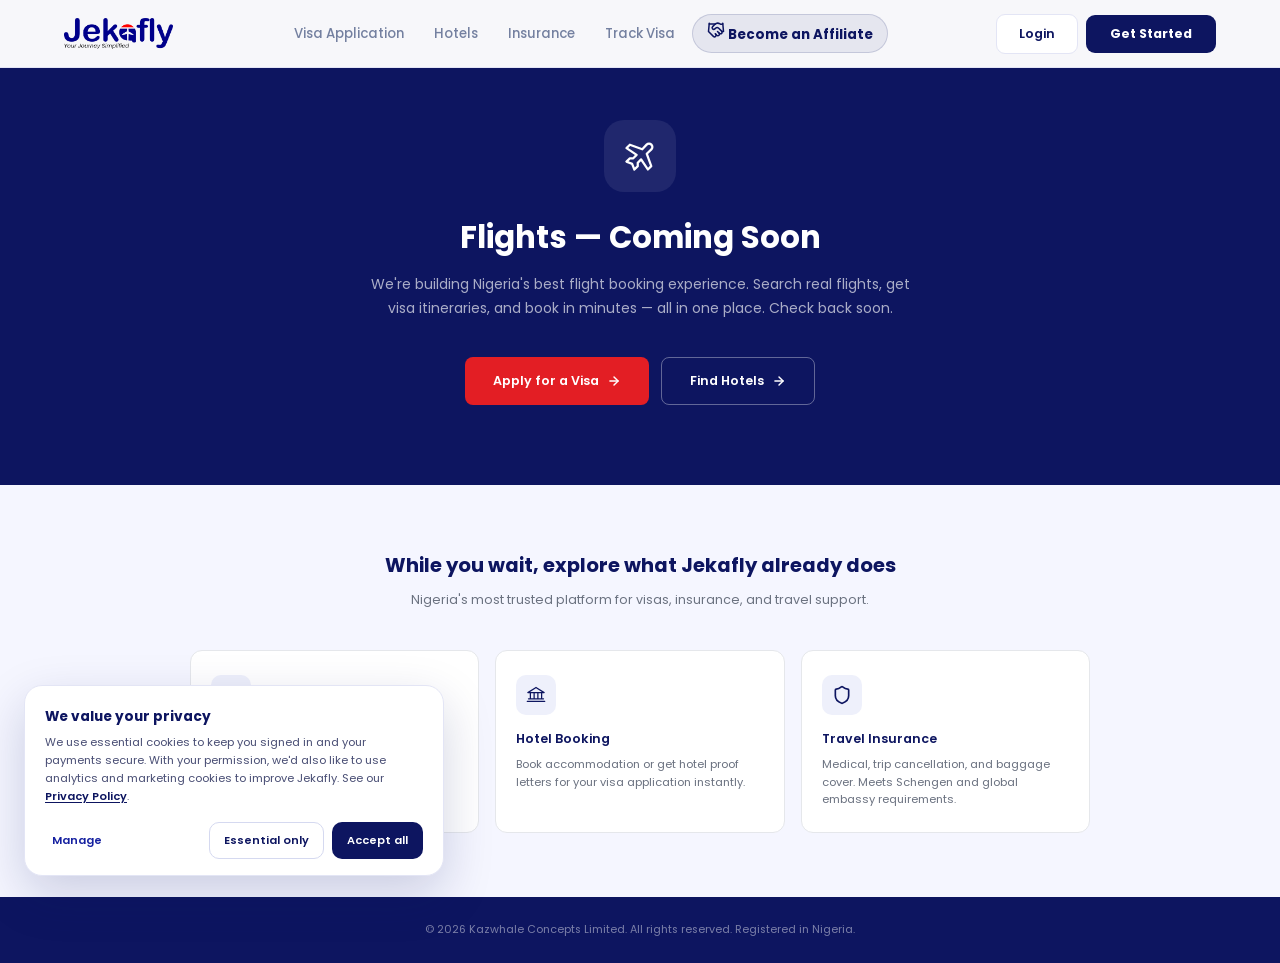
<file: jekafly_connected/flights.html>
<!DOCTYPE html>
<html lang="en">

<head>
    <meta charset="UTF-8" />
    <meta name="viewport" content="width=device-width, initial-scale=1.0" />
    <link rel="icon" type="image/x-icon" href="favicon.ico" />
    <link rel="icon" type="image/png" sizes="32x32" href="favicon-32x32.png" />
    <link rel="icon" type="image/png" sizes="16x16" href="favicon-16x16.png" />
    <link rel="apple-touch-icon" sizes="180x180" href="apple-touch-icon.png" />
    <link rel="manifest" href="site.webmanifest" />
    <title>Jekafly</title>
    <meta name="description"
        content="Book flights, apply for visas, find hotels, and get travel insurance — all in one platform. Nigeria's most trusted travel service." />
    <meta name="robots" content="index, follow" />
    <link rel="canonical" href="https://jekafly.com/" />
    <meta property="og:type" content="website" />
    <meta property="og:url" content="https://jekafly.com/" />
    <meta property="og:site_name" content="Jekafly" />
    <meta property="og:title" content="Jekafly — Nigeria's #1 Visa, Flights & Travel Platform" />
    <meta property="og:description"
        content="Book flights, apply for visas, find hotels, and get travel insurance — all in one platform." />
    <meta property="og:image" content="https://jekafly.com/assets/images/og-image.png" />
    <meta property="og:locale" content="en_NG" />
    <meta name="twitter:card" content="summary_large_image" />
    <meta name="twitter:site" content="@jekafly" />
    <meta name="twitter:title" content="Jekafly — Nigeria's #1 Visa, Flights & Travel Platform" />
    <meta name="twitter:image" content="https://jekafly.com/assets/images/og-image.png" />
    <script>
        if ('serviceWorker' in navigator) {
            navigator.serviceWorker.getRegistrations().then(regs => regs.forEach(r => r.unregister()));
            caches.keys().then(keys => keys.forEach(k => caches.delete(k)));
        }
    </script>
    <link rel="preconnect" href="https://fonts.googleapis.com" />
    <link rel="preconnect" href="https://fonts.gstatic.com" crossorigin />
    <link href="https://fonts.googleapis.com/css2?family=Poppins:ital,wght@0,400;0,600;0,700;1,400;1,700&display=swap"
        rel="stylesheet" />
    <link rel="stylesheet" href="assets/css/styles.css" />
    <link rel="stylesheet" href="assets/css/utilities.css" />
    <link rel="stylesheet" href="mobile.css" media="(max-width: 1024px)" />
    <style>
        body {
            font-family: 'Poppins', Georgia, Helvetica, sans-serif;
        }

        h1,
        h2,
        h3,
        h4 {
            font-family: 'Poppins', Georgia, Helvetica, sans-serif;
            font-weight: 700;
        }

        .flights-empty {
            min-height: 100vh;
            display: flex;
            flex-direction: column;
        }

        .flights-hero {
            background: #0D1560;
            flex: 1;
            display: flex;
            align-items: center;
            justify-content: center;
            padding: 120px 24px 80px;
        }

        .flights-hero-inner {
            max-width: 560px;
            text-align: center;
        }

        .flights-hero-icon {
            width: 72px;
            height: 72px;
            background: rgba(255, 255, 255, 0.08);
            border-radius: 20px;
            display: flex;
            align-items: center;
            justify-content: center;
            margin: 0 auto 28px;
        }

        .flights-hero h1 {
            font-size: 2.2rem;
            font-weight: 700;
            color: #fff;
            line-height: 1.2;
            margin: 0 0 16px;
        }

        .flights-hero p {
            font-size: 1rem;
            color: rgba(255, 255, 255, 0.65);
            line-height: 1.7;
            margin: 0 0 36px;
        }

        .flights-cta-row {
            display: flex;
            gap: 12px;
            justify-content: center;
            flex-wrap: wrap;
        }

        .btn-flights-primary {
            background: #E31E24;
            color: #fff;
            border: none;
            padding: 13px 28px;
            border-radius: 8px;
            font-family: 'Poppins', Georgia, Helvetica, sans-serif;
            font-size: 0.9rem;
            font-weight: 600;
            cursor: pointer;
            text-decoration: none;
            display: inline-flex;
            align-items: center;
            gap: 8px;
            transition: opacity 0.15s;
        }

        .btn-flights-primary:hover {
            opacity: 0.88;
        }

        .btn-flights-ghost {
            background: transparent;
            color: #fff;
            border: 1.5px solid rgba(255, 255, 255, 0.35);
            padding: 13px 28px;
            border-radius: 8px;
            font-family: 'Poppins', Georgia, Helvetica, sans-serif;
            font-size: 0.9rem;
            font-weight: 600;
            cursor: pointer;
            text-decoration: none;
            display: inline-flex;
            align-items: center;
            gap: 8px;
            transition: border-color 0.15s, background 0.15s;
        }

        .btn-flights-ghost:hover {
            background: rgba(255, 255, 255, 0.07);
            border-color: rgba(255, 255, 255, 0.6);
        }

        .flights-services {
            background: #F5F6FF;
            padding: 64px 24px;
        }

        .flights-services-inner {
            max-width: 900px;
            margin: 0 auto;
            text-align: center;
        }

        .flights-services h2 {
            font-size: 1.4rem;
            color: #0D1560;
            margin: 0 0 8px;
        }

        .flights-services>.flights-services-inner>p {
            color: #6B7280;
            font-size: 0.9rem;
            margin: 0 0 40px;
        }

        .flights-service-grid {
            display: grid;
            grid-template-columns: repeat(3, 1fr);
            gap: 16px;
        }

        @media (max-width: 600px) {
            .flights-service-grid {
                grid-template-columns: 1fr;
            }

            .flights-hero h1 {
                font-size: 1.6rem;
            }
        }

        .flights-service-card {
            background: #fff;
            border: 0.5px solid #E5E7EB;
            border-radius: 12px;
            padding: 24px 20px;
            text-align: left;
            text-decoration: none;
            display: block;
            transition: box-shadow 0.15s, transform 0.15s;
        }

        .flights-service-card:hover {
            box-shadow: 0 4px 20px rgba(13, 21, 96, 0.1);
            transform: translateY(-2px);
        }

        .flights-service-card .sc-icon {
            width: 40px;
            height: 40px;
            background: #EEF0FB;
            border-radius: 10px;
            display: flex;
            align-items: center;
            justify-content: center;
            margin-bottom: 14px;
            color: #0D1560;
        }

        .flights-service-card .sc-title {
            font-size: 0.9rem;
            font-weight: 600;
            color: #0D1560;
            margin-bottom: 6px;
        }

        .flights-service-card .sc-desc {
            font-size: 0.8rem;
            color: #6B7280;
            line-height: 1.55;
        }

        .flights-footer {
            background: #0D1560;
            padding: 24px;
            text-align: center;
        }

        .flights-footer p {
            color: rgba(255, 255, 255, 0.45);
            font-size: 0.78rem;
            margin: 0;
        }
    </style>
</head>

<body>

    <!-- NAV -->
    <nav id="main-nav">
        <a href="/" class="nav-logo">
            <img src="assets/images/JEKAFLY LOGO B-R 2.png" alt="Jekafly Logo" />
        </a>
        <div class="nav-links" id="nav-links">
            <a href="/visa" onclick="closeNavMenu()">Visa Application</a>
            <a href="/hotels" onclick="closeNavMenu()">Hotels</a>
            <a href="/visa#insurance" onclick="closeNavMenu()">Insurance</a>
            <a href="/visa#track" onclick="closeNavMenu()">Track Visa</a>
            <a href="/affiliate" class="nav-affiliate-link"><svg xmlns="http://www.w3.org/2000/svg" width="18"
                    height="18" viewBox="0 0 24 24" fill="none" stroke="currentColor" stroke-width="2"
                    stroke-linecap="round" stroke-linejoin="round">
                    <path d="m11 17 2 2a1 1 0 1 0 3-3" />
                    <path
                        d="m14 14 2.5 2.5a1 1 0 1 0 3-3l-3.88-3.88a3 3 0 0 0-4.24 0l-.88.88a1 1 0 1 1-3-3l2.81-2.81a5.79 5.79 0 0 1 7.06-.87l.47.28a2 2 0 0 0 1.42.25L21 4" />
                    <path d="m21 3 1 11h-2" />
                    <path d="M3 3 2 14l6.5 6.5a1 1 0 1 0 3-3" />
                    <path d="M3 4h8" />
                </svg> Become an Affiliate</a>
        </div>
        <div class="nav-cta" id="nav-cta-area">
            <button class="btn-outline" onclick="openModal('login')">Login</button>
            <button class="btn-primary" onclick="openModal('register')">Get Started</button>
        </div>
        <button class="nav-toggle" id="nav-toggle" onclick="toggleNavMenu()" aria-label="Menu">
            <span class="nav-burger" id="nav-burger"><svg width="18" height="18" viewBox="0 0 24 24" fill="none"
                    stroke="currentColor" stroke-width="2" stroke-linecap="round">
                    <line x1="3" y1="6" x2="21" y2="6" />
                    <line x1="3" y1="12" x2="21" y2="12" />
                    <line x1="3" y1="18" x2="21" y2="18" />
                </svg></span>
        </button>
    </nav>

    <div class="nav-mobile-drawer" id="nav-mobile-drawer">
        <div class="nav-mob-list">
            <a href="/visa" onclick="closeNavMenu()" class="nav-mob-row">
                <span class="nav-mob-row-icon" style="background:#F3F0FF; color:#7048E8;">
                    <svg width="15" height="15" viewBox="0 0 24 24" fill="none" stroke="currentColor" stroke-width="2"
                        stroke-linecap="round" stroke-linejoin="round">
                        <path d="M14 2H6a2 2 0 0 0-2 2v16a2 2 0 0 0 2 2h12a2 2 0 0 0 2-2V8z" />
                        <polyline points="14 2 14 8 20 8" />
                    </svg>
                </span>
                <span class="nav-mob-row-label">Visa Application</span>
                <svg class="nav-mob-row-arrow" width="14" height="14" viewBox="0 0 24 24" fill="none"
                    stroke="currentColor" stroke-width="2" stroke-linecap="round" stroke-linejoin="round">
                    <polyline points="9 18 15 12 9 6" />
                </svg>
            </a>
            <a href="/hotels" onclick="closeNavMenu()" class="nav-mob-row">
                <span class="nav-mob-row-icon" style="background:#FFF3E0; color:#E65100;">
                    <svg width="15" height="15" viewBox="0 0 24 24" fill="none" stroke="currentColor" stroke-width="2"
                        stroke-linecap="round" stroke-linejoin="round">
                        <path d="M3 22V12a9 9 0 0 1 18 0v10" />
                        <path d="M3 18h18" />
                        <path d="M9 22v-4h6v4" />
                    </svg>
                </span>
                <span class="nav-mob-row-label">Hotels</span>
                <svg class="nav-mob-row-arrow" width="14" height="14" viewBox="0 0 24 24" fill="none"
                    stroke="currentColor" stroke-width="2" stroke-linecap="round" stroke-linejoin="round">
                    <polyline points="9 18 15 12 9 6" />
                </svg>
            </a>
            <a href="/visa#insurance" onclick="closeNavMenu()" class="nav-mob-row">
                <span class="nav-mob-row-icon" style="background:#FFF0F6; color:#C2255C;">
                    <svg width="15" height="15" viewBox="0 0 24 24" fill="none" stroke="currentColor" stroke-width="2"
                        stroke-linecap="round" stroke-linejoin="round">
                        <path d="M12 22s8-4 8-10V5l-8-3-8 3v7c0 6 8 10 8 10z" />
                    </svg>
                </span>
                <span class="nav-mob-row-label">Insurance</span>
                <svg class="nav-mob-row-arrow" width="14" height="14" viewBox="0 0 24 24" fill="none"
                    stroke="currentColor" stroke-width="2" stroke-linecap="round" stroke-linejoin="round">
                    <polyline points="9 18 15 12 9 6" />
                </svg>
            </a>
            <a href="/visa#track" onclick="closeNavMenu()" class="nav-mob-row">
                <span class="nav-mob-row-icon" style="background:#E0F7FA; color:#0891B2;">
                    <svg width="15" height="15" viewBox="0 0 24 24" fill="none" stroke="currentColor" stroke-width="2"
                        stroke-linecap="round" stroke-linejoin="round">
                        <circle cx="11" cy="11" r="8" />
                        <line x1="21" y1="21" x2="16.65" y2="16.65" />
                    </svg>
                </span>
                <span class="nav-mob-row-label">Track Visa</span>
                <svg class="nav-mob-row-arrow" width="14" height="14" viewBox="0 0 24 24" fill="none"
                    stroke="currentColor" stroke-width="2" stroke-linecap="round" stroke-linejoin="round">
                    <polyline points="9 18 15 12 9 6" />
                </svg>
            </a>
        </div>
        <div class="nav-mob-footer" id="nav-mobile-cta">
            <a href="/affiliate" onclick="closeNavMenu()" class="nav-mob-admin-btn">
                <svg width="14" height="14" viewBox="0 0 24 24" fill="none" stroke="currentColor" stroke-width="2"
                    stroke-linecap="round" stroke-linejoin="round">
                    <path d="M17 21v-2a4 4 0 0 0-4-4H5a4 4 0 0 0-4 4v2" />
                    <circle cx="9" cy="7" r="4" />
                    <line x1="23" y1="11" x2="17" y2="11" />
                    <line x1="20" y1="8" x2="20" y2="14" />
                </svg>
                Become an Affiliate
            </a>
            <div style="display:grid;grid-template-columns:1fr 1fr;gap:10px;">
                <button class="nav-mob-cta-btn" onclick="openModal('login');closeNavMenu()">Login</button>
                <button class="nav-mob-cta-btn nav-mob-cta-btn--outline"
                    onclick="openModal('register');closeNavMenu()">Get Started</button>
            </div>
        </div>
    </div>
    <div class="nav-mobile-overlay" id="nav-mobile-overlay" onclick="closeNavMenu()"></div>

    <!-- EMPTY STATE -->
    <div class="flights-empty">
        <div class="flights-hero">
            <div class="flights-hero-inner">
                <div class="flights-hero-icon">
                    <svg xmlns="http://www.w3.org/2000/svg" width="36" height="36" viewBox="0 0 256 256" fill="white">
                        <path
                            d="M185.33,114.21l29.14-27.42.17-.17a32,32,0,0,0-45.26-45.26c0,.06-.11.11-.17.17L141.79,70.67l-83-30.2a8,8,0,0,0-8.39,1.86l-24,24a8,8,0,0,0,1.22,12.31l63.89,42.59L76.69,136H56a8,8,0,0,0-5.65,2.34l-24,24A8,8,0,0,0,29,175.42l36.82,14.73,14.7,36.75.06.16a8,8,0,0,0,13.18,2.47l23.87-23.88A8,8,0,0,0,120,200V179.31l14.76-14.76,42.59,63.89a8,8,0,0,0,12.31,1.22l24-24a8,8,0,0,0,1.86-8.39Zm-.07,97.23-42.59-63.88A8,8,0,0,0,136.8,144c-.27,0-.53,0-.79,0a8,8,0,0,0-5.66,2.35l-24,24A8,8,0,0,0,104,176v20.69L90.93,209.76,79.43,181A8,8,0,0,0,75,176.57l-28.74-11.5L59.32,152H80a8,8,0,0,0,5.66-2.34l24-24a8,8,0,0,0-1.22-12.32L44.56,70.74l13.5-13.49,83.22,30.26a8,8,0,0,0,8.56-2L180.78,52.6A16,16,0,0,1,203.4,75.23l-32.87,30.93a8,8,0,0,0-2,8.56l30.26,83.22Z" />
                    </svg>
                </div>
                <h1>Flights — Coming Soon</h1>
                <p>We're building Nigeria's best flight booking experience. Search real flights, get visa itineraries,
                    and book in minutes — all in one place. Check back soon.</p>
                <div class="flights-cta-row">
                    <a href="/visa" class="btn-flights-primary">
                        Apply for a Visa
                        <svg width="14" height="14" viewBox="0 0 24 24" fill="none" stroke="currentColor"
                            stroke-width="2.5" stroke-linecap="round" stroke-linejoin="round">
                            <line x1="5" y1="12" x2="19" y2="12" />
                            <polyline points="12 5 19 12 12 19" />
                        </svg>
                    </a>
                    <a href="/hotels" class="btn-flights-ghost">
                        Find Hotels
                        <svg width="14" height="14" viewBox="0 0 24 24" fill="none" stroke="currentColor"
                            stroke-width="2.5" stroke-linecap="round" stroke-linejoin="round">
                            <line x1="5" y1="12" x2="19" y2="12" />
                            <polyline points="12 5 19 12 12 19" />
                        </svg>
                    </a>
                </div>
            </div>
        </div>

        <div class="flights-services">
            <div class="flights-services-inner">
                <h2>While you wait, explore what Jekafly already does</h2>
                <p>Nigeria's most trusted platform for visas, insurance, and travel support.</p>
                <div class="flights-service-grid">
                    <a href="/visa" class="flights-service-card">
                        <div class="sc-icon">
                            <svg width="20" height="20" viewBox="0 0 24 24" fill="none" stroke="currentColor"
                                stroke-width="2" stroke-linecap="round" stroke-linejoin="round">
                                <path d="M9 5H7a2 2 0 00-2 2v12a2 2 0 002 2h10a2 2 0 002-2V7a2 2 0 00-2-2h-2" />
                                <rect x="9" y="3" width="6" height="4" rx="1" />
                                <line x1="9" y1="12" x2="15" y2="12" />
                                <line x1="9" y1="16" x2="13" y2="16" />
                            </svg>
                        </div>
                        <div class="sc-title">Visa Application</div>
                        <div class="sc-desc">UK, US, Schengen, Canada, UAE and 150+ countries. Expert review and embassy
                            submission.</div>
                    </a>
                    <a href="/hotels" class="flights-service-card">
                        <div class="sc-icon">
                            <svg xmlns="http://www.w3.org/2000/svg" width="20" height="20" viewBox="0 0 256 256"
                                fill="#0D1560">
                                <path
                                    d="M24,104H48v64H32a8,8,0,0,0,0,16H224a8,8,0,0,0,0-16H208V104h24a8,8,0,0,0,4.19-14.81l-104-64a8,8,0,0,0-8.38,0l-104,64A8,8,0,0,0,24,104Zm40,0H96v64H64Zm80,0v64H112V104Zm48,64H160V104h32ZM128,41.39,203.74,88H52.26ZM248,208a8,8,0,0,1-8,8H16a8,8,0,0,1,0-16H240A8,8,0,0,1,248,208Z" />
                            </svg>
                        </div>
                        <div class="sc-title">Hotel Booking</div>
                        <div class="sc-desc">Book accommodation or get hotel proof letters for your visa application
                            instantly.</div>
                    </a>
                    <a href="/visa#insurance" class="flights-service-card">
                        <div class="sc-icon">
                            <svg width="20" height="20" viewBox="0 0 24 24" fill="none" stroke="currentColor"
                                stroke-width="2" stroke-linecap="round" stroke-linejoin="round">
                                <path
                                    d="M20 13c0 5-3.5 7.5-7.66 8.95a1 1 0 0 1-.67-.01C7.5 20.5 4 18 4 13V6a1 1 0 0 1 1-1c2 0 4.5-1.2 6.24-2.72a1.17 1.17 0 0 1 1.52 0C14.51 3.81 17 5 19 5a1 1 0 0 1 1 1z" />
                            </svg>
                        </div>
                        <div class="sc-title">Travel Insurance</div>
                        <div class="sc-desc">Medical, trip cancellation, and baggage cover. Meets Schengen and global
                            embassy requirements.</div>
                    </a>
                </div>
            </div>
        </div>

        <footer class="flights-footer">
            <p>© 2026 Kazwhale Concepts Limited. All rights reserved. Registered in Nigeria.</p>
        </footer>
    </div>

    <script src="assets/js/api.js"></script>
    <script src="assets/js/app.js"></script>
    <script src="assets/js/cookie-consent.js" defer></script>
    <script>
        window.addEventListener('scroll', () => {
            document.querySelector('nav').classList.toggle('scrolled', window.scrollY > 20);
        });
    </script>

</body>

</html>
</file>
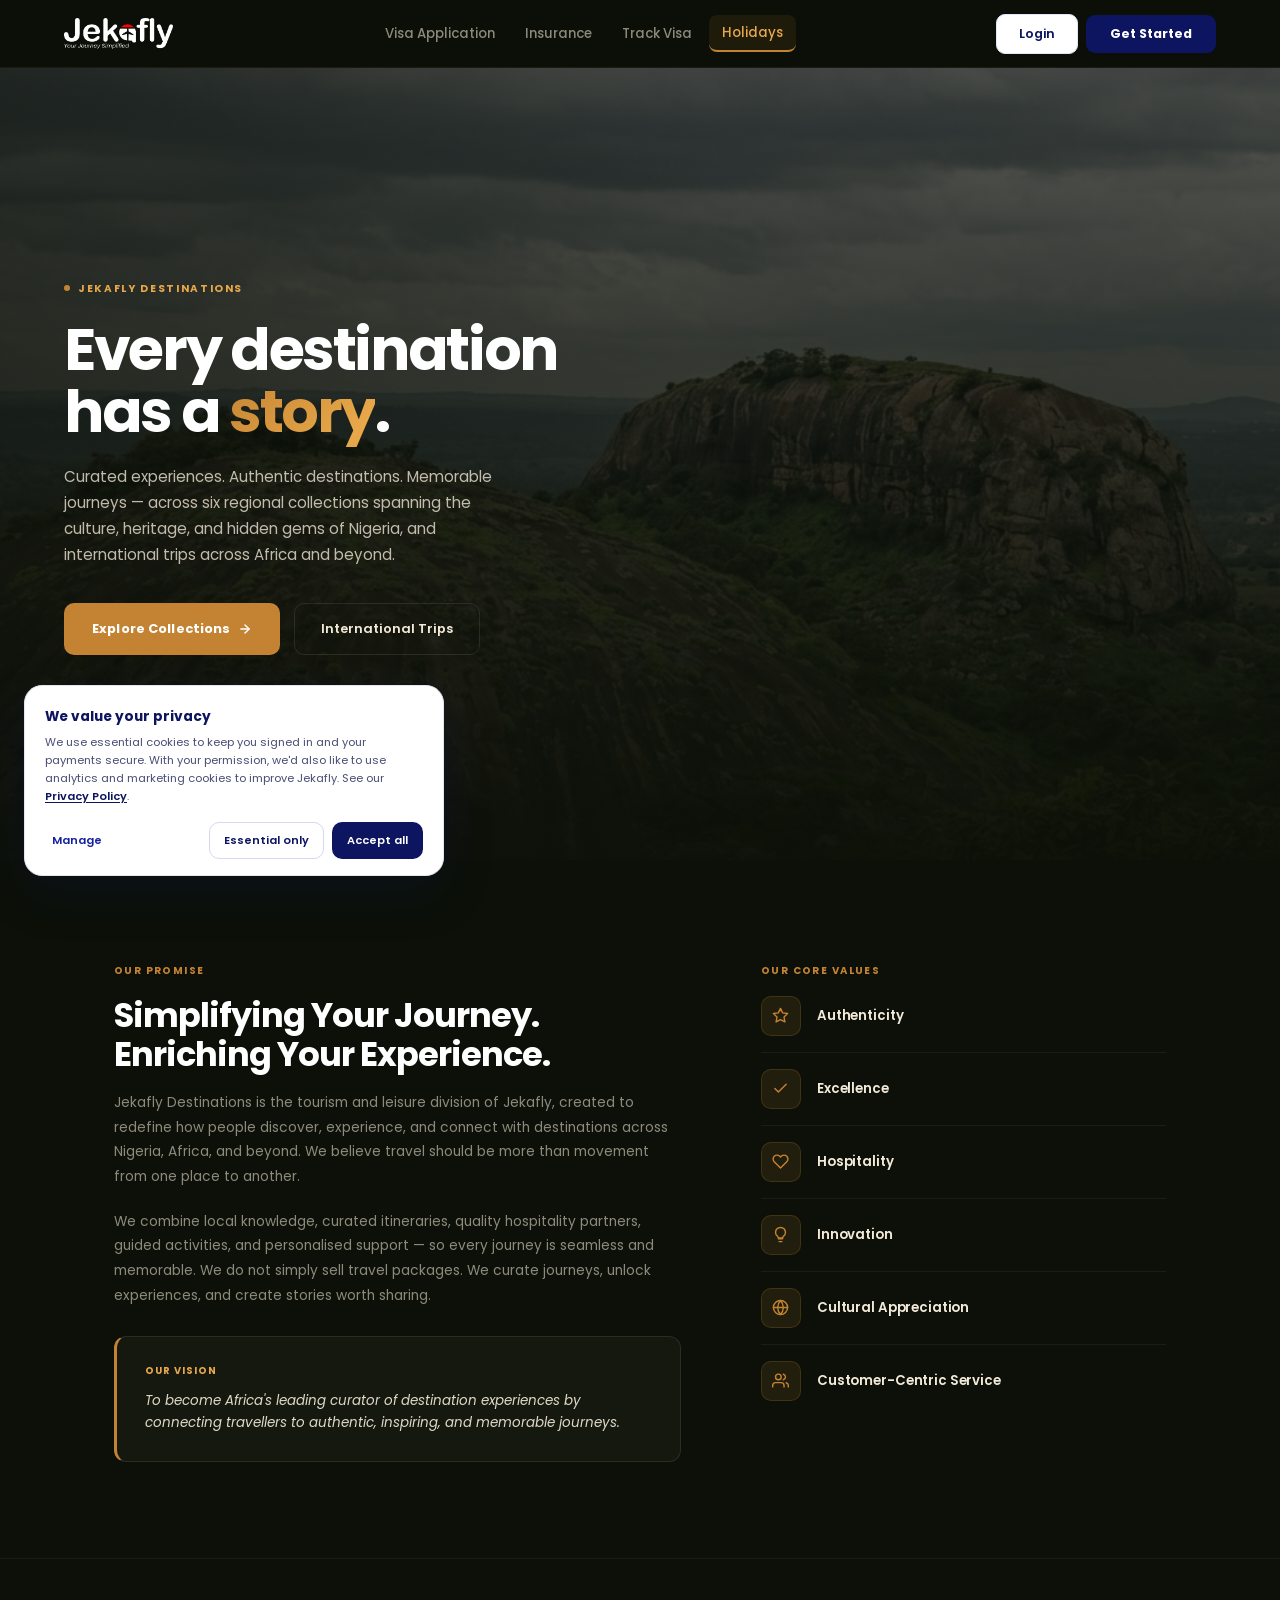
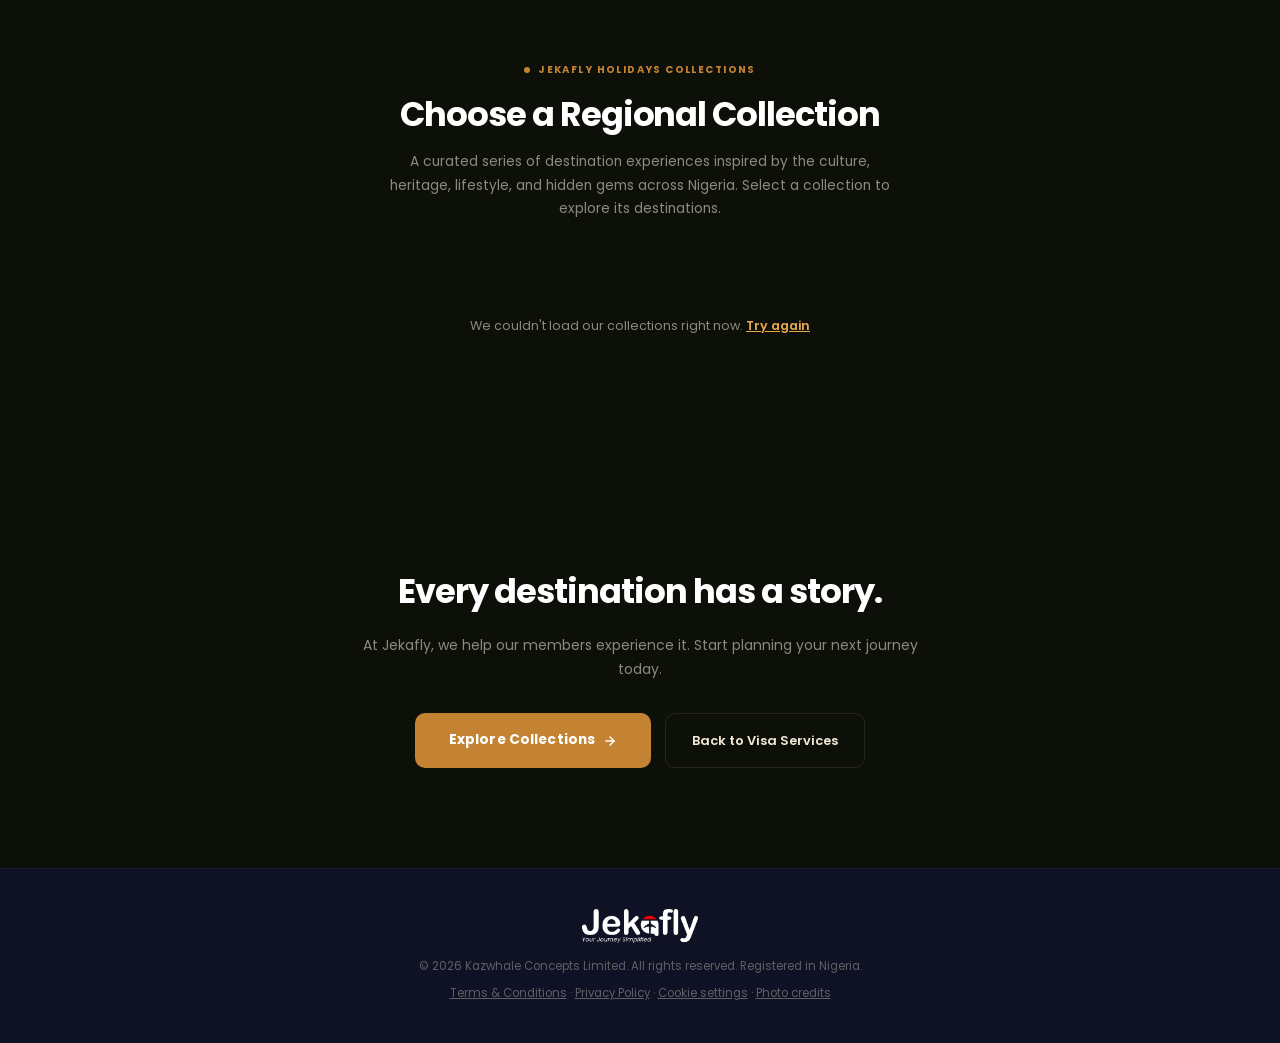
<file: jekafly_connected/holidays.html>
<!DOCTYPE html>
<html lang="en">

<head>
    <meta charset="UTF-8" />
    <meta name="viewport" content="width=device-width, initial-scale=1.0" />
    <link rel="icon" type="image/svg+xml" href="favicon.svg" />
    <link rel="icon" type="image/x-icon" href="favicon.ico" />
    <link rel="apple-touch-icon" sizes="180x180" href="apple-touch-icon.png" />
    <link rel="manifest" href="site.webmanifest" />
    <title>Jekafly Destinations — Curated Holiday Collections Across Nigeria</title>
    <meta name="description"
        content="Curated holiday collections across Nigeria — Southwest, South-South, Southeast, North-Central, Northwest, and Northeast — plus international Passport Builder trips and Squad Deals, all handled for you by Jekafly." />
    <meta name="robots" content="index, follow, max-snippet:-1, max-image-preview:large" />
    <link rel="canonical" href="https://jekafly.com/holidays" />
    <meta property="og:type" content="website" />
    <meta property="og:url" content="https://jekafly.com/holidays" />
    <meta property="og:site_name" content="Jekafly" />
    <meta property="og:title" content="Jekafly Destinations — Curated Holiday Collections Across Nigeria" />
    <meta property="og:description"
        content="Curated holiday collections across Nigeria — heritage, nature, adventure, and luxury, all handled for you." />
    <meta name="twitter:card" content="summary_large_image" />
    <link rel="preconnect" href="https://fonts.googleapis.com" />
    <link rel="preconnect" href="https://fonts.gstatic.com" crossorigin />
    <link
        href="https://fonts.googleapis.com/css2?family=Poppins:ital,wght@0,400;0,500;0,600;0,700;1,400;1,700&display=swap"
        rel="stylesheet" />
    <link rel="stylesheet" href="assets/css/styles.css" />
    <link rel="stylesheet" href="assets/css/utilities.css" />
    <link rel="stylesheet" href="mobile.css" media="(max-width: 1024px)" />
    <link rel="stylesheet" href="assets/css/holidays.css" />
    <link rel="stylesheet" href="assets/css/holidays-booking.css" />
</head>

<body class="jkfh-body">

    <!-- NAV -->
    <nav id="main-nav" class="jkfh-nav">
        <a href="/" class="nav-logo">
            <img src="assets/images/JEKAFLY LOGO W-R 2.png" alt="Jekafly Logo" />
        </a>
        <div class="nav-links" id="nav-links">
            <a href="/visa">Visa Application</a>
            <a href="/visa#insurance">Insurance</a>
            <a href="/visa#track">Track Visa</a>
            <a href="/holidays" class="nav-active">Holidays</a>
        </div>
        <div class="nav-cta" id="nav-cta-area">
            <button class="btn-outline jkfh-btn-outline" onclick="window.location.href='/visa'">Login</button>
            <button class="btn-primary jkfh-btn-primary" onclick="window.location.href='/visa'">Get Started</button>
        </div>
        <button class="nav-toggle jkfh-nav-toggle" id="nav-toggle" onclick="toggleNavMenu()" aria-label="Menu">
            <span class="nav-burger" id="nav-burger">
                <svg width="18" height="18" viewBox="0 0 24 24" fill="none" stroke="currentColor" stroke-width="2"
                    stroke-linecap="round">
                    <line x1="3" y1="6" x2="21" y2="6" />
                    <line x1="3" y1="12" x2="21" y2="12" />
                    <line x1="3" y1="18" x2="21" y2="18" />
                </svg>
            </span>
        </button>
    </nav>

    <div class="nav-mobile-drawer jkfh-mob-drawer" id="nav-mobile-drawer">
        <div class="nav-mob-list">
            <a href="/visa" class="nav-mob-row"><span class="nav-mob-row-label">Visa Application</span></a>
            <a href="/visa#insurance" class="nav-mob-row"><span class="nav-mob-row-label">Insurance</span></a>
            <a href="/visa#track" class="nav-mob-row"><span class="nav-mob-row-label">Track Visa</span></a>
            <a href="/holidays" class="nav-mob-row nav-mob-row--active"><span
                    class="nav-mob-row-label">Holidays</span></a>
        </div>
    </div>
    <div class="nav-mobile-overlay" id="nav-mobile-overlay" onclick="closeNavMenu()"></div>

    <!-- HERO -->
    <section class="jkfh-hero">
        <div class="jkfh-hero-bg" style="background-image:url('assets/images/ekiti.jpg')"></div>
        <div class="jkfh-hero-overlay"></div>
        <div class="jkfh-hero-inner">
            <div class="jkfh-hero-eyebrow"><span class="jkfh-dot"></span>Jekafly Destinations</div>
            <h1 class="jkfh-hero-heading">Every destination<br />has a <em>story</em>.</h1>
            <p class="jkfh-hero-sub">Curated experiences. Authentic destinations. Memorable journeys —
                across six regional collections spanning the culture, heritage, and hidden gems of Nigeria, and
                international trips across Africa and beyond.</p>
            <div class="jkfh-hero-actions">
                <a href="#collections" class="jkfh-btn-gold">
                    Explore Collections
                    <svg width="14" height="14" viewBox="0 0 24 24" fill="none" stroke="currentColor" stroke-width="2.5"
                        stroke-linecap="round" stroke-linejoin="round">
                        <line x1="5" y1="12" x2="19" y2="12" />
                        <polyline points="12 5 19 12 12 19" />
                    </svg>
                </a>
                <a href="#international" class="jkfh-btn-line">International Trips</a>
            </div>
        </div>
    </section>

    <!-- ABOUT -->
    <section class="jkfh-about">
        <div class="jkfh-about-inner">
            <div class="jkfh-about-main">
                <div class="jkfh-eyebrow">Our Promise</div>
                <h2 class="jkfh-h2">Simplifying Your Journey.<br />Enriching Your Experience.</h2>
                <p class="jkfh-about-p">Jekafly Destinations is the tourism and leisure division of Jekafly, created to
                    redefine how people discover, experience, and connect with destinations across Nigeria, Africa, and
                    beyond. We believe travel should be more than movement from one place to another.</p>
                <p class="jkfh-about-p">We combine local knowledge, curated itineraries, quality hospitality partners,
                    guided activities, and personalised support — so every journey is seamless and memorable. We do not
                    simply sell travel packages. We curate
                    journeys, unlock experiences, and create stories worth sharing.</p>
                <div class="jkfh-vision-card">
                    <div class="jkfh-vision-label">Our Vision</div>
                    <p>To become Africa's leading curator of destination experiences by connecting travellers to
                        authentic, inspiring, and memorable journeys.</p>
                </div>
            </div>
            <div class="jkfh-values">
                <div class="jkfh-eyebrow">Our Core Values</div>
                <ul class="jkfh-values-list">
                    <li><span class="jkfh-values-icon"><svg width="17" height="17" viewBox="0 0 24 24" fill="none"
                                stroke="currentColor" stroke-width="2" stroke-linecap="round" stroke-linejoin="round">
                                <path
                                    d="M12 2l3.09 6.26L22 9.27l-5 4.87 1.18 6.88L12 17.77l-6.18 3.25L7 14.14 2 9.27l6.91-1.01z" />
                            </svg></span>
                        <div>
                            <div class="jkfh-values-name">Authenticity</div>
                        </div>
                    </li>
                    <li><span class="jkfh-values-icon"><svg width="17" height="17" viewBox="0 0 24 24" fill="none"
                                stroke="currentColor" stroke-width="2" stroke-linecap="round" stroke-linejoin="round">
                                <path d="M20 6L9 17l-5-5" />
                            </svg></span>
                        <div>
                            <div class="jkfh-values-name">Excellence</div>
                        </div>
                    </li>
                    <li><span class="jkfh-values-icon"><svg width="17" height="17" viewBox="0 0 24 24" fill="none"
                                stroke="currentColor" stroke-width="2" stroke-linecap="round" stroke-linejoin="round">
                                <path
                                    d="M20.84 4.61a5.5 5.5 0 0 0-7.78 0L12 5.67l-1.06-1.06a5.5 5.5 0 0 0-7.78 7.78l1.06 1.06L12 21.23l7.78-7.78 1.06-1.06a5.5 5.5 0 0 0 0-7.78z" />
                            </svg></span>
                        <div>
                            <div class="jkfh-values-name">Hospitality</div>
                        </div>
                    </li>
                    <li><span class="jkfh-values-icon"><svg width="17" height="17" viewBox="0 0 24 24" fill="none"
                                stroke="currentColor" stroke-width="2" stroke-linecap="round" stroke-linejoin="round">
                                <path d="M9 18h6" />
                                <path d="M10 22h4" />
                                <path
                                    d="M12 2a7 7 0 0 0-7 7c0 2.4 1.3 4.5 3 5.7 0 0 1 1 1 2.3h6c0-1.3 1-2.3 1-2.3 1.7-1.2 3-3.3 3-5.7a7 7 0 0 0-7-7z" />
                            </svg></span>
                        <div>
                            <div class="jkfh-values-name">Innovation</div>
                        </div>
                    </li>
                    <li><span class="jkfh-values-icon"><svg width="17" height="17" viewBox="0 0 24 24" fill="none"
                                stroke="currentColor" stroke-width="2" stroke-linecap="round" stroke-linejoin="round">
                                <circle cx="12" cy="12" r="10" />
                                <line x1="2" y1="12" x2="22" y2="12" />
                                <path
                                    d="M12 2a15.3 15.3 0 0 1 4 10 15.3 15.3 0 0 1-4 10 15.3 15.3 0 0 1-4-10 15.3 15.3 0 0 1 4-10z" />
                            </svg></span>
                        <div>
                            <div class="jkfh-values-name">Cultural Appreciation</div>
                        </div>
                    </li>
                    <li><span class="jkfh-values-icon"><svg width="17" height="17" viewBox="0 0 24 24" fill="none"
                                stroke="currentColor" stroke-width="2" stroke-linecap="round" stroke-linejoin="round">
                                <path d="M17 21v-2a4 4 0 0 0-4-4H5a4 4 0 0 0-4 4v2" />
                                <circle cx="9" cy="7" r="4" />
                                <path d="M23 21v-2a4 4 0 0 0-3-3.87" />
                                <path d="M16 3.13a4 4 0 0 1 0 7.75" />
                            </svg></span>
                        <div>
                            <div class="jkfh-values-name">Customer-Centric Service</div>
                        </div>
                    </li>
                </ul>
            </div>
        </div>
    </section>

    <!-- COLLECTIONS -->
    <section class="jkfh-destinations" id="collections">
        <div class="jkfh-section-header">
            <div class="jkfh-eyebrow jkfh-eyebrow--center"><span class="jkfh-dot"></span>Jekafly Holidays Collections
            </div>
            <h2 class="jkfh-h2 jkfh-h2--center">Choose a Regional Collection</h2>
            <p class="jkfh-section-sub">A curated series of destination experiences inspired by the culture, heritage,
                lifestyle, and hidden gems across Nigeria. Select a collection to explore its destinations.</p>
        </div>

        <div id="collections-groups">
            <div class="jkfh-coll-grid" id="collections-grid">
                <div class="jkfh-grid-status">Loading collections…</div>
            </div>

            <div class="jkfh-section-header jkfh-section-header--sub" id="international">
                <div class="jkfh-eyebrow jkfh-eyebrow--center"><span class="jkfh-dot"></span>Jekafly International Trips
                </div>
                <h2 class="jkfh-h2 jkfh-h2--center">Go Beyond Nigeria</h2>
                <p class="jkfh-section-sub">Passport-building getaways and group Squad Deals across Africa and the Middle
                    East. Priced per person, with single occupancy or shared rooms.</p>
            </div>
            <div class="jkfh-coll-grid" id="international-grid"></div>
        </div>

        <!-- DESTINATION BROWSER (shown when a collection is selected) -->
        <div class="jkfh-browser-header" id="browser-header">
            <button class="jkfh-browser-back" onclick="backToCollections()">
                <svg width="14" height="14" viewBox="0 0 24 24" fill="none" stroke="currentColor" stroke-width="2.5"
                    stroke-linecap="round" stroke-linejoin="round">
                    <line x1="19" y1="12" x2="5" y2="12" />
                    <polyline points="12 19 5 12 12 5" />
                </svg>
                All Collections
            </button>
            <div class="jkfh-browser-eyebrow">Now Browsing</div>
            <h3 class="jkfh-browser-title" id="browser-title"></h3>
            <p class="jkfh-browser-tag" id="browser-tag"></p>
            <div id="browser-filter-note" class="jkfh-filter-note">
                Showing destinations with open dates only.
                <a href="javascript:void(0)" onclick="showAllInRegion()">Show all destinations</a>
            </div>
        </div>
        <div class="jkfh-card-grid" id="destination-grid"></div>
    </section>

    <!-- CTA -->
    <section class="jkfh-cta">
        <div class="jkfh-cta-inner">
            <h2>Every destination has a story.</h2>
            <p>At Jekafly, we help our members experience it. Start planning your next journey today.</p>
            <div class="jkfh-cta-actions">
                <a href="#collections" class="jkfh-btn-gold jkfh-btn-gold--lg">
                    Explore Collections <svg width="14" height="14" viewBox="0 0 24 24" fill="none"
                        stroke="currentColor" stroke-width="2.5" stroke-linecap="round" stroke-linejoin="round">
                        <line x1="5" y1="12" x2="19" y2="12" />
                        <polyline points="12 5 19 12 12 19" />
                    </svg>
                </a>
                <a href="/visa" class="jkfh-btn-line">Back to Visa Services</a>
            </div>
        </div>
    </section>

    <!-- FOOTER -->
    <footer class="jkfh-footer">
        <div class="jkfh-footer-inner">
            <a href="/"><img src="assets/images/JEKAFLY LOGO W-R 2.png" alt="Jekafly"
                    style="height:34px;width:auto;display:block;margin-bottom:14px;" /></a>
            <p>&#169; 2026 Kazwhale Concepts Limited. All rights reserved. Registered in Nigeria.</p>
            <p class="jkfh-footer-credits"><a href="/terms">Terms &amp; Conditions</a> · <a href="/privacy">Privacy Policy</a> · <a href="#cookie-settings">Cookie settings</a> · <a href="javascript:void(0)" onclick="openPhotoCredits()">Photo credits</a></p>
        </div>
    </footer>

    <div class="jkfh-credits-overlay" id="photo-credits-overlay" onclick="closePhotoCredits(event)">
        <div class="jkfh-credits-modal">
            <button class="jkfh-credits-close" onclick="closePhotoCredits()" aria-label="Close">&#215;</button>
            <h3 class="jkfh-credits-title">Photo credits</h3>
            <p class="jkfh-credits-sub">Destination photos from Wikimedia Commons, used under the licences shown.</p>
            <ul class="jkfh-credits-list" id="photo-credits-list"></ul>
        </div>
    </div>

    <!-- ═══════════════════════════════════════════════════════════════════════
         BOOKING MODAL — 7 steps
         ═══════════════════════════════════════════════════════════════════════ -->
    <div class="hbm-overlay" id="hbm-overlay">
        <div class="hbm-modal" id="hbm-modal">
            <div class="hbm-drag"></div>
            <button class="hbm-close" onclick="closeBookingModal()" aria-label="Close">
                <svg width="14" height="14" viewBox="0 0 24 24" fill="none" stroke="currentColor" stroke-width="2.5"
                    stroke-linecap="round">
                    <line x1="18" y1="6" x2="6" y2="18" />
                    <line x1="6" y1="6" x2="18" y2="18" />
                </svg>
            </button>
            <div class="hbm-steps" id="hbm-step-dots"></div>
            <div id="hbm-content"></div>
        </div>
    </div>

    <script src="assets/js/api.js"></script>
    <script src="assets/js/app.js"></script>
    <script src="assets/js/cookie-consent.js" defer></script>

    <script>
        // ── Nav helpers ──────────────────────────────────────────────────────
        function toggleNavMenu() {
            document.getElementById('nav-mobile-drawer').classList.toggle('open');
            document.getElementById('nav-mobile-overlay').classList.toggle('open');
        }
        function closeNavMenu() {
            document.getElementById('nav-mobile-drawer').classList.remove('open');
            document.getElementById('nav-mobile-overlay').classList.remove('open');
        }
        window.addEventListener('scroll', () => {
            document.querySelector('nav')?.classList.toggle('scrolled', window.scrollY > 20);
        });

        function escH(s) { return String(s || '').replace(/&/g, '&amp;').replace(/</g, '&lt;').replace(/>/g, '&gt;').replace(/"/g, '&quot;'); }
        function escAttr(s) { return String(s || '').replace(/\\/g, '\\\\').replace(/'/g, "\\'"); }

        // ══════════════════════════════════════════════════════════════════════
        // COLLECTIONS DATA — loaded from the API so admin edits show up live
        // ══════════════════════════════════════════════════════════════════════
        var API_BASE = 'https://api.jekafly.com/api/v1';
        var REGION_META = {
            'Southwest': { tagline: 'Culture, Heritage & Coastal Luxury', img: 'assets/images/ekiti.jpg' },
            'South-South': { tagline: 'Waterways. Culture. Heritage. Adventure.', img: 'assets/images/holidays/cross-river.jpg' },
            'Southeast': { tagline: 'Origins. Heritage. Enterprise.', img: 'assets/images/holidays/imo.jpg' },
            'North-Central': { tagline: 'Nature. Adventure. Discovery.', img: 'assets/images/holidays/niger.jpg' },
            'Northwest': { tagline: 'Ancient Kingdoms. Culture. Desert Charm.', img: 'assets/images/holidays/kano.jpg' },
            'Northeast': { tagline: 'Wild Frontiers. Mountains. Resilience.', img: 'assets/images/holidays/taraba.jpg' },
            'Passport Builder': { tagline: 'Short international trips that grow your travel history.', img: 'assets/images/holidays/collection-passport-builder.jpg' },
            'Squad Deals': { tagline: 'Group getaways with visa, return flights and villa stays included.', img: 'assets/images/holidays/collection-squad-deals.jpg' },
        };
        var KNOWN_REGION_KEYS = ['southwest', 'southsouth', 'southeast', 'northcentral', 'northwest', 'northeast', 'passportbuilder', 'squaddeals'];
        var OCCUPANCY_LABELS = { SINGLE: 'Single occupancy', SHARING: 'Per person sharing' };
        var REGIONS = [];
        var DESTINATIONS = [];
        var PHOTO_CREDITS = {};

        async function loadPhotoCredits() {
            try {
                var r = await fetch('assets/images/holidays/credits.json');
                if (r.ok) PHOTO_CREDITS = await r.json();
            } catch (e) { PHOTO_CREDITS = {}; }
        }

        function openPhotoCredits() {
            var list = document.getElementById('photo-credits-list');
            var seen = {};
            var rows = [];
            REGIONS.forEach(function (r) { if (r.img) seen[r.img] = r.name + ' collection'; });
            DESTINATIONS.forEach(function (d) { if (d.img) seen[d.img] = d.name + ' — ' + d.state; });
            Object.keys(PHOTO_CREDITS).forEach(function (img) {
                var c = PHOTO_CREDITS[img];
                var label = seen[img] || img.split('/').pop();
                var author = c.source ? '<a href="' + escH(c.source) + '" target="_blank" rel="noopener">' + escH(c.author) + '</a>' : escH(c.author);
                var lic = c.licenseUrl ? '<a href="' + escH(c.licenseUrl) + '" target="_blank" rel="noopener">' + escH(c.license) + '</a>' : escH(c.license);
                rows.push('<li><span class="jkfh-credits-place">' + escH(label) + '</span><span>' + author + ' · ' + lic + '</span></li>');
            });
            list.innerHTML = rows.length ? rows.join('') : '<li>Photo credits are loading — please try again.</li>';
            document.getElementById('photo-credits-overlay').classList.add('open');
        }

        function closePhotoCredits(e) {
            if (e && e.target !== e.currentTarget) return;
            document.getElementById('photo-credits-overlay').classList.remove('open');
        }

        function regionKey(name) { return String(name || '').toLowerCase().replace(/[^a-z]/g, ''); }
        function regionClass(key) { return 'jkfh-region-' + (KNOWN_REGION_KEYS.indexOf(key) > -1 ? key : 'default'); }
        function naira(n) { return '₦' + Number(n || 0).toLocaleString('en-NG'); }
        function durationLabel(days, nights) {
            return days + ' Day' + (days === 1 ? '' : 's') + ' / ' + nights + ' Night' + (nights === 1 ? '' : 's');
        }
        function asList(v) { return Array.isArray(v) ? v.filter(Boolean).map(String) : []; }

        function mapPackage(p) {
            var intl = p.category === 'INTERNATIONAL';
            var images = asList(p.images);
            return {
                id: p.id,
                region: regionKey(p.region),
                regionName: p.region,
                category: intl ? 'INTERNATIONAL' : 'LOCAL',
                state: p.state || '',
                name: p.packageName || '',
                tagline: p.tagline || '',
                days: p.durationDays || 0,
                nights: p.durationNights || 0,
                duration: durationLabel(p.durationDays || 0, p.durationNights || 0),
                price: intl ? null : (p.price || null),
                priceSingle: intl ? (p.priceSingle || null) : null,
                priceSharing: intl ? (p.priceSharing || null) : null,
                startingPrice: p.startingPrice || p.price || null,
                identity: p.experienceType || '',
                attractions: asList(p.attractions),
                inclusions: asList(p.inclusions),
                img: images[0] || null,
                hasAvailability: !!p.hasAvailability,
                nextTime: packageNextTime(p),
                openDates: (p.dates || []).map(function (x) { return { date: x.date, endDate: x.endDate || null }; }),
                openCount: typeof p.openDateCount === 'number' ? p.openDateCount : (p.dates || []).length,
                upcomingCount: typeof p.upcomingDateCount === 'number' ? p.upcomingDateCount : (p.dates || []).length,
            };
        }

        function shortDay(d, opts) {
            return new Date(d).toLocaleDateString('en-GB', Object.assign({ timeZone: 'UTC' }, opts));
        }

        function shortRange(start, end) {
            var s = new Date(start), thisYear = new Date().getUTCFullYear();
            var yr = s.getUTCFullYear() !== thisYear ? ' ' + s.getUTCFullYear() : '';
            if (!end || new Date(end).toISOString().slice(0, 10) === s.toISOString().slice(0, 10)) return shortDay(start, { day: 'numeric', month: 'short' }) + yr;
            var e = new Date(end);
            if (s.getUTCMonth() === e.getUTCMonth() && s.getUTCFullYear() === e.getUTCFullYear()) {
                return s.getUTCDate() + '–' + shortDay(end, { day: 'numeric', month: 'short' }) + yr;
            }
            var eyr = e.getUTCFullYear() !== thisYear ? ' ' + e.getUTCFullYear() : '';
            return shortDay(start, { day: 'numeric', month: 'short' }) + (e.getUTCFullYear() !== s.getUTCFullYear() ? yr : '') + ' – ' + shortDay(end, { day: 'numeric', month: 'short' }) + (eyr || yr);
        }

        function cardDatesHTML(d) {
            var icon = '<svg width="11" height="11" viewBox="0 0 24 24" fill="none" stroke="currentColor" stroke-width="2.5" stroke-linecap="round" stroke-linejoin="round"><rect x="3" y="4" width="18" height="18" rx="2"/><line x1="16" y1="2" x2="16" y2="6"/><line x1="8" y1="2" x2="8" y2="6"/><line x1="3" y1="10" x2="21" y2="10"/></svg>';
            if (!d.hasAvailability) {
                return '<div class="jkfh-card-dates jkfh-card-dates--none">' + icon +
                    (d.upcomingCount > 0 ? 'Fully booked — new dates soon' : 'Dates coming soon') + '</div>';
            }
            var chips = d.openDates.map(function (x, i) {
                return '<span class="jkfh-date-chip' + (i === 0 ? ' jkfh-date-chip--next' : '') + '">' + escH(shortRange(x.date, x.endDate)) + '</span>';
            }).join('');
            var more = d.openCount > d.openDates.length ? '<span class="jkfh-date-more">+' + (d.openCount - d.openDates.length) + ' more</span>' : '';
            return '<div class="jkfh-card-dates"><div class="jkfh-card-dates-label">' + icon + (d.openCount === 1 ? 'Open date' : 'Open dates') + '</div>' +
                '<div class="jkfh-card-dates-list">' + chips + more + '</div></div>';
        }

        function packageNextTime(p) {
            if (!p.hasAvailability) return Infinity;
            var d = p.nextDate || (p.dates && p.dates[0] && p.dates[0].date);
            var t = d ? new Date(d).getTime() : NaN;
            return isNaN(t) ? Infinity : t;
        }

        function bySoonest(getTime) {
            return function (a, b) {
                var ta = getTime(a.v), tb = getTime(b.v);
                if (ta !== tb) return ta < tb ? -1 : 1;
                return a.i - b.i;
            };
        }

        function sortSoonest(list, getTime) {
            return list.map(function (v, i) { return { v: v, i: i }; }).sort(bySoonest(getTime)).map(function (x) { return x.v; });
        }

        async function loadCollections() {
            var res = await fetch(API_BASE + '/holidays');
            var data = await res.json();
            if (!res.ok || !data || !data.ok) throw new Error((data && data.error) || 'Failed to load holidays');
            var regions = (data.data && data.data.regions) || [];
            REGIONS = regions.map(function (r) {
                var meta = REGION_META[r.region] || {};
                var first = (r.packages || [])[0] || {};
                return {
                    key: regionKey(r.region),
                    name: r.region,
                    category: (r.category || first.category) === 'INTERNATIONAL' ? 'INTERNATIONAL' : 'LOCAL',
                    tagline: meta.tagline || '',
                    img: meta.img || null,
                };
            });
            DESTINATIONS = [];
            regions.forEach(function (r) {
                (r.packages || []).forEach(function (p) { DESTINATIONS.push(mapPackage(p)); });
            });
            DESTINATIONS = sortSoonest(DESTINATIONS, function (d) { return d.nextTime; });
            var regionNext = {};
            DESTINATIONS.forEach(function (d) {
                if (regionNext[d.region] === undefined || d.nextTime < regionNext[d.region]) regionNext[d.region] = d.nextTime;
            });
            REGIONS = sortSoonest(REGIONS, function (r) { return regionNext[r.key] === undefined ? Infinity : regionNext[r.key]; });
            REGIONS.forEach(function (r) { r.nextTime = regionNext[r.key] === undefined ? Infinity : regionNext[r.key]; });
        }

        // ── Render collections grids ────────────────────────────────────────
        function collCardHTML(r) {
            var count = DESTINATIONS.filter(function (d) { return d.region === r.key; }).length;
            var mediaStyle = r.img ? ' style="background-image:url(\'' + escH(r.img) + '\')"' : '';
            var mediaClass = r.img ? 'jkfh-coll-media' : 'jkfh-coll-media ' + regionClass(r.key);
            var noun = r.category === 'INTERNATIONAL' ? 'Trip' : 'Destination';
            return '<div class="jkfh-coll-card" onclick="browseRegion(\'' + r.key + '\')">' +
                '<div class="' + mediaClass + '"' + mediaStyle + '>' +
                '<div class="jkfh-coll-shade"></div>' +
                '<div class="jkfh-coll-count">' + count + ' ' + noun + (count === 1 ? '' : 's') + '</div>' +
                '</div>' +
                '<div class="jkfh-coll-body">' +
                '<div class="jkfh-coll-name">' + escH(r.name) + '</div>' +
                '<div class="jkfh-coll-tag">' + escH(r.tagline) + '</div>' +
                (isFinite(r.nextTime)
                    ? '<div class="jkfh-coll-next"><span class="jkfh-coll-next-dot"></span>Next trip ' + escH(shortDay(r.nextTime, { day: 'numeric', month: 'short' })) + '</div>'
                    : '<div class="jkfh-coll-next jkfh-coll-next--none">Dates coming soon</div>') +
                '<div class="jkfh-coll-link">Explore Collection ' +
                '<svg width="13" height="13" viewBox="0 0 24 24" fill="none" stroke="currentColor" stroke-width="2.5" stroke-linecap="round" stroke-linejoin="round"><line x1="5" y1="12" x2="19" y2="12"/><polyline points="12 5 19 12 12 19"/></svg>' +
                '</div>' +
                '</div>' +
                '</div>';
        }

        function renderCollections() {
            var local = REGIONS.filter(function (r) { return r.category === 'LOCAL'; });
            var intl = REGIONS.filter(function (r) { return r.category === 'INTERNATIONAL'; });
            document.getElementById('collections-grid').innerHTML = local.length
                ? local.map(collCardHTML).join('')
                : '<div class="jkfh-grid-status">New collections are on the way — check back soon.</div>';
            document.getElementById('international-grid').innerHTML = intl.map(collCardHTML).join('');
            document.getElementById('international').classList.toggle('jkfh-is-hidden', !intl.length);
            document.getElementById('international-grid').classList.toggle('jkfh-is-hidden', !intl.length);
        }

        function renderCollectionsError() {
            document.getElementById('collections-grid').innerHTML =
                '<div class="jkfh-grid-status">We couldn\'t load our collections right now. ' +
                '<a href="javascript:void(0)" onclick="initCollections()">Try again</a></div>';
            document.getElementById('international').classList.add('jkfh-is-hidden');
            document.getElementById('international-grid').classList.add('jkfh-is-hidden');
        }

        // ── Destination card ─────────────────────────────────────────────────
        function priceLabel(d) {
            if (d.category === 'INTERNATIONAL') return 'From ' + naira(d.startingPrice) + ' / person';
            return naira(d.price) + ' / person';
        }

        function destCardHTML(d, idx) {
            var isSoldOut = !d.hasAvailability;
            var media = d.img
                ? '<div class="jkfh-card-img" style="background-image:url(\'' + escH(d.img) + '\')"></div>'
                : '<div class="jkfh-card-img jkfh-card-img--placeholder ' + regionClass(d.region) + '"><span class="jkfh-card-placeholder-text">' + escH(d.state.replace(' State', '').replace('Federal Capital Territory', 'FCT')) + '</span></div>';
            var attractionsList = d.attractions.map(function (a) { return '<li>' + escH(a) + '</li>'; }).join('');
            var inclusionsList = d.inclusions.map(function (a) { return '<li>' + escH(a) + '</li>'; }).join('');
            var roomList = '';
            if (d.category === 'INTERNATIONAL') {
                if (d.priceSharing) roomList += '<li>Per person sharing — ' + naira(d.priceSharing) + '</li>';
                if (d.priceSingle) roomList += '<li>Single occupancy — ' + naira(d.priceSingle) + '</li>';
            }
            var badge = d.category === 'INTERNATIONAL' ? '<span class="jkfh-card-badge">' + escH(d.regionName) + '</span>' : '';
            return '<div class="jkfh-card">' +
                '<div class="jkfh-card-media">' + media +
                '<div class="jkfh-card-shade"></div>' + badge +
                '</div>' +
                '<div class="jkfh-card-body">' +
                '<div class="jkfh-card-state">' + escH(d.state) + '</div>' +
                '<div class="jkfh-card-name">' + escH(d.name) + '</div>' +
                (d.tagline ? '<div class="jkfh-card-tag">"' + escH(d.tagline) + '"</div>' : '') +
                '<div class="jkfh-card-meta">' +
                '<span class="jkfh-card-pill"><svg width="11" height="11" viewBox="0 0 24 24" fill="none" stroke="currentColor" stroke-width="2.5" stroke-linecap="round" stroke-linejoin="round"><circle cx="12" cy="12" r="10"/><polyline points="12 6 12 12 16 14"/></svg>' + escH(d.duration) + '</span>' +
                '<span class="jkfh-card-pill jkfh-card-pill--gold">' + priceLabel(d) + '</span>' +
                '</div>' +
                cardDatesHTML(d) +
                '<button class="jkfh-card-toggle" onclick="toggleCardDetails(' + idx + ')">' +
                '<span id="toggle-label-' + idx + '">Show details</span>' +
                '<svg width="12" height="12" viewBox="0 0 24 24" fill="none" stroke="currentColor" stroke-width="2.5" stroke-linecap="round" stroke-linejoin="round"><polyline points="6 9 12 15 18 9"/></svg>' +
                '</button>' +
                '<div class="jkfh-card-details" id="card-details-' + idx + '">' +
                (d.identity ? '<div class="jkfh-card-details-label">Experience</div><p class="jkfh-card-details-text">' + escH(d.identity) + '</p>' : '') +
                (attractionsList ? '<div class="jkfh-card-details-label">Key Attractions</div><ul class="jkfh-card-details-list">' + attractionsList + '</ul>' : '') +
                (inclusionsList ? '<div class="jkfh-card-details-label">Standard Inclusions</div><ul class="jkfh-card-details-list">' + inclusionsList + '</ul>' : '') +
                (roomList ? '<div class="jkfh-card-details-label">Room Options</div><ul class="jkfh-card-details-list">' + roomList + '</ul>' : '') +
                '</div>' +
                (isSoldOut
                    ? '<button class="jkfh-card-cta" disabled>No Dates Available</button>'
                    : '<button class="jkfh-card-cta" onclick="openBookingModal(\'' + escAttr(d.id) + '\')">' +
                    'Book This Experience <svg width="13" height="13" viewBox="0 0 24 24" fill="none" stroke="currentColor" stroke-width="2.5" stroke-linecap="round" stroke-linejoin="round"><line x1="5" y1="12" x2="19" y2="12"/><polyline points="12 5 19 12 12 19"/></svg>' +
                    '</button>') +
                '</div>' +
                '</div>';
        }

        function toggleCardDetails(idx) {
            var panel = document.getElementById('card-details-' + idx);
            var label = document.getElementById('toggle-label-' + idx);
            var open = panel.classList.toggle('open');
            label.textContent = open ? 'Hide details' : 'Show details';
        }

        // ── Browse a region ──────────────────────────────────────────────────
        var _currentRegionKey = null;

        function browseRegion(key, opts) {
            var region = REGIONS.find(function (r) { return r.key === key; });
            if (!region) return;
            _currentRegionKey = key;

            document.getElementById('collections-groups').classList.add('jkfh-is-hidden');
            document.getElementById('browser-header').classList.add('active');
            document.getElementById('browser-title').textContent = region.category === 'INTERNATIONAL' ? region.name : region.name + ' Collection';
            document.getElementById('browser-tag').textContent = region.tagline;

            renderRegionGrid(key, !!(opts && opts.onlyAvailable));

            document.getElementById('collections').scrollIntoView({ behavior: 'smooth', block: 'start' });
        }

        function renderRegionGrid(key, onlyAvailable) {
            var list = DESTINATIONS.filter(function (d) { return d.region === key; });
            if (onlyAvailable) {
                list = list.filter(function (d) { return d.hasAvailability; });
            }
            var note = document.getElementById('browser-filter-note');
            if (note) note.classList.toggle('active', onlyAvailable);

            var grid = document.getElementById('destination-grid');
            if (!list.length) {
                grid.innerHTML = '<div class="jkfh-grid-status">' +
                    'No destinations with open dates in this collection right now.<br>' +
                    '<a href="javascript:void(0)" onclick="showAllInRegion()">Show all destinations</a>' +
                    '</div>';
            } else {
                grid.innerHTML = list.map(function (d, i) { return destCardHTML(d, i); }).join('');
            }
            grid.classList.add('active');
        }

        function showAllInRegion() {
            if (!_currentRegionKey) return;
            renderRegionGrid(_currentRegionKey, false);
        }

        function browseOtherExperiences() {
            closeBookingModal();
            if (_currentRegionKey) {
                renderRegionGrid(_currentRegionKey, true);
                document.getElementById('collections').scrollIntoView({ behavior: 'smooth', block: 'start' });
            } else {
                backToCollections();
            }
        }

        function backToCollections() {
            _currentRegionKey = null;
            document.getElementById('collections-groups').classList.remove('jkfh-is-hidden');
            document.getElementById('browser-header').classList.remove('active');
            document.getElementById('destination-grid').classList.remove('active');
            document.getElementById('destination-grid').innerHTML = '';
            var note = document.getElementById('browser-filter-note');
            if (note) note.classList.remove('active');
            document.getElementById('collections').scrollIntoView({ behavior: 'smooth', block: 'start' });
        }

        async function initCollections() {
            document.getElementById('collections-grid').innerHTML = '<div class="jkfh-grid-status">Loading collections…</div>';
            try {
                await Promise.all([loadCollections(), loadPhotoCredits()]);
            } catch (e) {
                renderCollectionsError();
                return;
            }
            renderCollections();
            observeReveal();
            var params = new URLSearchParams(window.location.search);
            var region = params.get('region');
            if (region && REGIONS.some(function (r) { return r.key === region; })) {
                browseRegion(region);
            } else if (window.location.hash === '#international') {
                document.getElementById('international').scrollIntoView({ block: 'start' });
            }
        }

        document.addEventListener('DOMContentLoaded', initCollections);

        // ── Scroll reveal ────────────────────────────────────────────────────
        var _revealObserver = (typeof IntersectionObserver === 'undefined') ? null : new IntersectionObserver(function (entries) {
            entries.forEach(function (e) {
                if (e.isIntersecting) { e.target.classList.add('jkfh-visible'); _revealObserver.unobserve(e.target); }
            });
        }, { threshold: 0.12, rootMargin: '0px 0px -40px 0px' });

        function observeReveal() {
            if (!_revealObserver) return;
            ['.jkfh-coll-card', '.jkfh-values-list li', '.jkfh-vision-card'].forEach(function (sel) {
                document.querySelectorAll(sel).forEach(function (el) {
                    if (el.classList.contains('jkfh-reveal')) return;
                    el.classList.add('jkfh-reveal'); _revealObserver.observe(el);
                });
            });
        }
        if (document.readyState === 'loading') { document.addEventListener('DOMContentLoaded', observeReveal); } else { observeReveal(); }

        // ══════════════════════════════════════════════════════════════════════
        // BOOKING MODAL STATE
        // ══════════════════════════════════════════════════════════════════════
        var _bm = {
            step: 1,
            pkg: null,
            state: '', packageName: '', category: 'LOCAL', days: 0, nights: 0, img: '',
            holidayId: null,
            user: null,
            dateId: null, dateStr: '', travellers: 1, leadName: '', leadEmail: '', leadPhone: '',
            additionalTravellers: [],
            occupancy: null, unitPrice: 0,
            clubActive: false, addClub: false, clubFee: 150000,
            submitting: false,
        };

        function authHeader() {
            var t = (typeof Auth !== 'undefined' && Auth.getToken) ? Auth.getToken() : '';
            return t ? { 'Authorization': 'Bearer ' + t } : {};
        }

        async function refreshClubStatus() {
            try {
                const cs = await fetch(API_BASE + '/club/status', { headers: authHeader() });
                const cd = await cs.json();
                _bm.clubActive = !!(cd?.data?.active);
            } catch (e) { _bm.clubActive = false; }
        }

        // ── Open modal ───────────────────────────────────────────────────────
        async function openBookingModal(id) {
            var d = DESTINATIONS.find(function (x) { return x.id === id; });
            if (!d) return;
            if (!d.hasAvailability) {
                if (typeof showToast === 'function') showToast('No open dates for this experience right now — check back soon.', 'error');
                return;
            }
            _bm.pkg = d;
            _bm.holidayId = d.id;
            _bm.state = d.state;
            _bm.packageName = d.name;
            _bm.category = d.category;
            _bm.days = d.days;
            _bm.nights = d.nights;
            _bm.img = d.img || '';
            _bm.occupancy = null;
            _bm.unitPrice = d.category === 'INTERNATIONAL' ? 0 : (d.price || 0);
            _bm.dateId = null;
            _bm.dateStr = '';
            _bm.addClub = false;
            _bm.travellers = 1;
            _bm.leadName = '';
            _bm.leadEmail = '';
            _bm.leadPhone = '';
            _bm.additionalTravellers = [];
            _bm.submitting = false;

            _bm.user = (typeof Auth !== 'undefined' && Auth.getCurrent) ? Auth.getCurrent() : null;
            if (_bm.user) {
                await refreshClubStatus();
                _bm.leadName = _bm.user.name || '';
                _bm.leadEmail = _bm.user.email || '';
                _bm.leadPhone = _bm.user.phone || '';
            }

            try {
                const pr = await fetch(API_BASE + '/pricing');
                const pd = await pr.json();
                if (pd?.data?.clubMembershipFee) _bm.clubFee = pd.data.clubMembershipFee;
            } catch (e) { }

            _bm.step = 1;
            document.getElementById('hbm-overlay').classList.add('open');
            document.body.style.overflow = 'hidden';
            renderStep();
        }

        function closeBookingModal() {
            document.getElementById('hbm-overlay').classList.remove('open');
            document.body.style.overflow = '';
        }

        document.getElementById('hbm-overlay').addEventListener('click', function (e) {
            if (e.target === this) closeBookingModal();
        });

        function visibleSteps() {
            var steps = [1, 2];
            if (_bm.category === 'INTERNATIONAL') steps.push(3);
            steps.push(4, 5);
            if (!_bm.user) steps.push(6);
            return steps;
        }

        function stepLabel(n) {
            var steps = visibleSteps();
            var i = steps.indexOf(n);
            return 'Step ' + (i < 0 ? steps.length : i + 1) + ' of ' + steps.length;
        }

        function renderDots() {
            var dots = document.getElementById('hbm-step-dots');
            var steps = visibleSteps();
            var pos = steps.indexOf(_bm.step);
            if (_bm.step > steps[steps.length - 1]) pos = steps.length;
            dots.innerHTML = steps.map(function (_, i) {
                var cls = i < pos ? 'done' : i === pos ? 'active' : '';
                return `<div class="hbm-step-dot ${cls}"></div>`;
            }).join('');
        }

        function renderStep() {
            var fns = [null, renderStep1, renderStep2, renderStep3, renderStep4, renderStep5, renderAccountStep, renderStep7];
            fns[_bm.step]();
            renderDots();
        }

        function goStep(n) { _bm.step = n; renderStep(); document.getElementById('hbm-modal').scrollTop = 0; }

        // ── STEP 1 — Destination confirmation ────────────────────────────────
        function renderStep1() {
            var d = _bm.pkg || {};
            var imgHtml = _bm.img
                ? `<div class="hbm-confirm-img" style="background-image:url('${escH(_bm.img)}')"></div>`
                : `<div class="hbm-confirm-img ${regionClass(d.region)}"></div>`;
            var pricePill = _bm.category === 'INTERNATIONAL'
                ? `From ${naira(d.startingPrice)}/person`
                : `${naira(_bm.unitPrice)}/person`;
            document.getElementById('hbm-content').innerHTML = `
            <div class="hbm-step-label">${stepLabel(1)} — Confirm Destination</div>
            <h2 class="hbm-title">You're booking</h2>
            <p class="hbm-sub">Review your destination before we get started.</p>
            <div class="hbm-confirm-card">
                ${imgHtml}
                <div class="hbm-confirm-info">
                    <div class="hbm-confirm-state">${escH(_bm.state)}</div>
                    <div class="hbm-confirm-name">${escH(_bm.packageName)}</div>
                    <div class="hbm-confirm-meta">
                        <span class="hbm-pill">${_bm.days}D / ${_bm.nights}N</span>
                        <span class="hbm-pill hbm-pill--gold">${pricePill}</span>
                        ${_bm.category === 'INTERNATIONAL' ? `<span class="hbm-pill">${escH(d.regionName || 'International')}</span>` : ''}
                    </div>
                </div>
            </div>
            <button class="hbm-btn" onclick="goStep(2)">
                Continue <svg width="14" height="14" viewBox="0 0 24 24" fill="none" stroke="currentColor" stroke-width="2" stroke-linecap="round" stroke-linejoin="round"><line x1="5" y1="12" x2="19" y2="12"/><polyline points="12 5 19 12 12 19"/></svg>
            </button>`;
        }

        // ── Additional traveller fields (renders when travellers count > 1) ────
        function renderAdditionalTravellerFields() {
            var wrap = document.getElementById('hbm-additional-travellers-wrap');
            if (!wrap) return;
            var count = parseInt(document.getElementById('hbm-travellers')?.value) || 1;
            count = Math.max(1, Math.min(20, count));
            var extraCount = count - 1;

            if (extraCount <= 0) {
                wrap.innerHTML = '';
                _bm.additionalTravellers = [];
                return;
            }

            var existing = _bm.additionalTravellers || [];
            var rows = '';
            for (var i = 0; i < extraCount; i++) {
                var t = existing[i] || { name: '', phone: '' };
                rows += `<div class="hbm-row hbm-row--traveller">
                    <div class="hbm-form-group hbm-form-group--flush">
                        <label class="hbm-label">Traveller ${i + 2} — Full Name</label>
                        <input class="hbm-input hbm-add-traveller-name" data-idx="${i}" type="text" placeholder="Full name" value="${escH(t.name)}" />
                    </div>
                    <div class="hbm-form-group hbm-form-group--flush">
                        <label class="hbm-label">Phone <span class="hbm-optional">(optional)</span></label>
                        <input class="hbm-input hbm-add-traveller-phone" data-idx="${i}" type="tel" placeholder="+234..." value="${escH(t.phone || '')}" />
                    </div>
                </div>`;
            }
            wrap.innerHTML = `<div class="hbm-subhead">Additional Travellers</div>` + rows;
        }

        function collectAdditionalTravellers() {
            var names = document.querySelectorAll('.hbm-add-traveller-name');
            var phones = document.querySelectorAll('.hbm-add-traveller-phone');
            var list = [];
            names.forEach(function (input, i) {
                list.push({ name: input.value.trim(), phone: (phones[i]?.value || '').trim() });
            });
            _bm.additionalTravellers = list;
            return list;
        }

        // ── STEP 2 — Travel details ───────────────────────────────────────────
        async function renderStep2() {
            var availHtml = '<div class="hbm-muted">Loading available dates…</div>';
            document.getElementById('hbm-content').innerHTML = `
            <button class="hbm-btn-back" onclick="goStep(1)"><svg width="14" height="14" viewBox="0 0 24 24" fill="none" stroke="currentColor" stroke-width="2" stroke-linecap="round" stroke-linejoin="round"><line x1="19" y1="12" x2="5" y2="12"/><polyline points="12 19 5 12 12 5"/></svg> Back</button>
            <div class="hbm-step-label">${stepLabel(2)} — Travel Details</div>
            <h2 class="hbm-title">When are you travelling?</h2>
            <p class="hbm-sub">Pick your trip dates and enter your details. We've pre-filled what we know.</p>
            <div class="hbm-form-group">
                <label class="hbm-label">Trip Dates</label>
                <div id="hbm-date-grid" class="hbm-date-grid">${availHtml}</div>
            </div>
            <div class="hbm-form-group">
                <label class="hbm-label">Number of Travellers</label>
                <input class="hbm-input" id="hbm-travellers" type="number" min="1" max="20" value="${_bm.travellers}" oninput="renderAdditionalTravellerFields()" />
            </div>
            <div id="hbm-additional-travellers-wrap"></div>
            <div class="hbm-form-group">
                <label class="hbm-label">Lead Traveller Name</label>
                <input class="hbm-input" id="hbm-lead-name" type="text" placeholder="Full name" value="${escH(_bm.leadName)}" />
            </div>
            <div class="hbm-row">
                <div class="hbm-form-group">
                    <label class="hbm-label">Email</label>
                    <input class="hbm-input" id="hbm-lead-email" type="email" placeholder="you@example.com" value="${escH(_bm.leadEmail)}" />
                </div>
                <div class="hbm-form-group">
                    <label class="hbm-label">Phone</label>
                    <input class="hbm-input" id="hbm-lead-phone" type="tel" placeholder="+234..." value="${escH(_bm.leadPhone)}" />
                </div>
            </div>
            <div id="hbm-step3-err" class="hbm-inline-error"></div>
            <button class="hbm-btn" onclick="hbmStep3Next()">Continue <svg width="14" height="14" viewBox="0 0 24 24" fill="none" stroke="currentColor" stroke-width="2" stroke-linecap="round" stroke-linejoin="round"><line x1="5" y1="12" x2="19" y2="12"/><polyline points="12 5 19 12 12 19"/></svg></button>`;

            renderAdditionalTravellerFields();

            try {
                var endpoint = _bm.holidayId
                    ? `${API_BASE}/holidays/${_bm.holidayId}/availability`
                    : null;
                var dates = [];
                if (endpoint) {
                    var dr = await fetch(endpoint);
                    var dd = await dr.json();
                    dates = dd?.data?.dates || [];
                }
                var grid = document.getElementById('hbm-date-grid');
                if (!grid) return;
                var openDates = dates.filter(d => !d.isFull);
                if (!dates.length || !openDates.length) {
                    grid.innerHTML = '<div class="hbm-empty-dates">' +
                        'No open dates for this experience right now. Please check back soon, or explore another destination.' +
                        '<div class="hbm-empty-dates-cta"><button class="hbm-btn" onclick="closeBookingModal()">Browse Other Experiences</button></div>' +
                        '</div>';
                    _bm.dateId = null;
                    _bm.dateStr = '';
                    return;
                }
                grid.innerHTML = dates.map(d => {
                    var ds = tripDateRange(d.date, d.endDate);
                    var n = tripNights(d.date, d.endDate);
                    var len = n === null ? '' : (n === 0 ? 'Day trip' : n + (n === 1 ? ' night' : ' nights'));
                    var cls = d.isFull ? 'full' : (_bm.dateId === d.id ? 'selected' : '');
                    var avail = d.isFull ? 'Fully booked' : `${d.available} spot${d.available === 1 ? '' : 's'} left`;
                    return `<div class="hbm-date-slot ${cls}" onclick="selectDate('${d.id}','${escAttr(ds)}',${d.isFull})" id="hbm-date-${d.id}">
                        <div class="hbm-date-slot-date">${escH(ds)}</div>
                        ${len ? `<div class="hbm-date-slot-len">${len}</div>` : ''}
                        <div class="hbm-date-slot-avail">${avail}</div>
                    </div>`;
                }).join('');
            } catch (e) {
                var g = document.getElementById('hbm-date-grid');
                if (g) g.innerHTML = '<div class="hbm-load-error">Could not load dates. Please try again.</div>';
            }
        }

        function tripFmtDay(d, withYear) {
            var opts = { day: 'numeric', month: 'short', timeZone: 'UTC' };
            if (withYear !== false) opts.year = 'numeric';
            return new Date(d).toLocaleDateString('en-GB', opts);
        }

        function tripDateRange(start, end) {
            if (!end || new Date(end).toISOString().slice(0, 10) === new Date(start).toISOString().slice(0, 10)) return tripFmtDay(start);
            var sameYear = new Date(start).getUTCFullYear() === new Date(end).getUTCFullYear();
            return tripFmtDay(start, !sameYear) + ' – ' + tripFmtDay(end);
        }

        function tripNights(start, end) {
            if (!end) return null;
            var n = Math.round((new Date(end) - new Date(start)) / 86400000);
            return n >= 0 ? n : null;
        }

        function selectDate(id, dateStr, isFull) {
            if (isFull) return;
            document.querySelectorAll('.hbm-date-slot').forEach(el => el.classList.remove('selected'));
            var el = document.getElementById('hbm-date-' + id);
            if (el) el.classList.add('selected');
            _bm.dateId = id;
            _bm.dateStr = dateStr;
        }

        function hbmStep3Next() {
            var err = document.getElementById('hbm-step3-err');
            err.style.display = 'none';
            _bm.travellers = parseInt(document.getElementById('hbm-travellers').value) || 1;
            _bm.leadName = document.getElementById('hbm-lead-name').value.trim();
            _bm.leadEmail = document.getElementById('hbm-lead-email').value.trim();
            _bm.leadPhone = document.getElementById('hbm-lead-phone').value.trim();
            var additional = collectAdditionalTravellers();
            if (!_bm.dateId) { err.textContent = 'Please select a travel date.'; err.style.display = 'block'; return; }
            if (!_bm.leadName) { err.textContent = 'Please enter the lead traveller name.'; err.style.display = 'block'; return; }
            if (!_bm.leadEmail) { err.textContent = 'Please enter an email address.'; err.style.display = 'block'; return; }
            if (additional.length !== _bm.travellers - 1) {
                err.textContent = 'Please enter a name for each additional traveller.';
                err.style.display = 'block';
                return;
            }
            var missingName = additional.find(function (t) { return !t.name; });
            if (missingName) {
                err.textContent = 'Please enter a full name for every additional traveller.';
                err.style.display = 'block';
                return;
            }
            goStep(3);
        }

        // ── STEP 3 — Room option (international trips only) ──────────────────
        function renderStep3() {
            var d = _bm.pkg || {};
            if (_bm.category !== 'INTERNATIONAL') {
                _bm.occupancy = null;
                _bm.unitPrice = d.price || 0;
                goStep(4);
                return;
            }
            var options = [
                { key: 'SHARING', label: OCCUPANCY_LABELS.SHARING, desc: 'Share a twin or double room with another traveller. Price is per person.', price: d.priceSharing },
                { key: 'SINGLE', label: OCCUPANCY_LABELS.SINGLE, desc: 'A room to yourself for the whole trip. Price is per person.', price: d.priceSingle },
            ].filter(function (o) { return o.price; });
            if (options.length === 1 && !_bm.occupancy) {
                _bm.occupancy = options[0].key;
                _bm.unitPrice = options[0].price;
            }
            document.getElementById('hbm-content').innerHTML = `
            <button class="hbm-btn-back" onclick="goStep(2)"><svg width="14" height="14" viewBox="0 0 24 24" fill="none" stroke="currentColor" stroke-width="2" stroke-linecap="round" stroke-linejoin="round"><line x1="19" y1="12" x2="5" y2="12"/><polyline points="12 19 5 12 12 5"/></svg> Back</button>
            <div class="hbm-step-label">${stepLabel(3)} — Room Option</div>
            <h2 class="hbm-title">Choose your room</h2>
            <p class="hbm-sub">All options include the trip's standard inclusions.</p>
            <div class="hbm-tier-cards">
            ${options.map(o => {
                var sel = _bm.occupancy === o.key ? 'selected' : '';
                return `<div class="hbm-tier-card ${sel}" onclick="selectOccupancy(this,'${o.key}',${o.price})">
                    <div class="hbm-tier-card-icon hbm-tier-card-icon--room">
                        <svg width="18" height="18" viewBox="0 0 24 24" fill="none" stroke="currentColor" stroke-width="2" stroke-linecap="round" stroke-linejoin="round"><path d="M2 4v16"/><path d="M2 8h18a2 2 0 0 1 2 2v10"/><path d="M2 17h20"/><path d="M6 8v9"/></svg>
                    </div>
                    <div class="hbm-tier-card-body">
                        <div class="hbm-tier-card-name">${o.label}</div>
                        <div class="hbm-tier-card-desc">${o.desc}</div>
                    </div>
                    <div class="hbm-tier-card-price">${naira(o.price)}</div>
                </div>`;
            }).join('')}
            </div>
            <div id="hbm-step4-err" class="hbm-inline-error"></div>
            <button class="hbm-btn" onclick="hbmStep4Next()">Continue <svg width="14" height="14" viewBox="0 0 24 24" fill="none" stroke="currentColor" stroke-width="2" stroke-linecap="round" stroke-linejoin="round"><line x1="5" y1="12" x2="19" y2="12"/><polyline points="12 5 19 12 12 19"/></svg></button>`;
        }

        function selectOccupancy(el, key, price) {
            _bm.occupancy = key; _bm.unitPrice = price;
            document.querySelectorAll('.hbm-tier-card').forEach(c => c.classList.remove('selected'));
            el.classList.add('selected');
        }

        function hbmStep4Next() {
            if (!_bm.occupancy || !_bm.unitPrice) {
                var err = document.getElementById('hbm-step4-err');
                err.textContent = 'Please choose a room option.';
                err.style.display = 'block';
                return;
            }
            goStep(4);
        }

        function stepBeforeClub() { return _bm.category === 'INTERNATIONAL' ? 3 : 2; }

        // ── STEP 4 — Travel Club upsell ───────────────────────────────────────
        function renderStep4() {
            if (_bm.clubActive) {
                document.getElementById('hbm-content').innerHTML = `
                <button class="hbm-btn-back" onclick="goStep(stepBeforeClub())"><svg width="14" height="14" viewBox="0 0 24 24" fill="none" stroke="currentColor" stroke-width="2" stroke-linecap="round" stroke-linejoin="round"><line x1="19" y1="12" x2="5" y2="12"/><polyline points="12 19 5 12 12 5"/></svg> Back</button>
                <div class="hbm-step-label">${stepLabel(4)} — Travel Club</div>
                <h2 class="hbm-title">You're a Travel Club member</h2>
                <p class="hbm-sub">Your membership perks are automatically applied to this booking.</p>
                <div class="hbm-already-member">
                    <svg width="18" height="18" viewBox="0 0 24 24" fill="none" stroke="currentColor" stroke-width="2" stroke-linecap="round" stroke-linejoin="round"><path d="M22 11.08V12a10 10 0 1 1-5.93-9.14"/><path d="m9 11 3 3L22 4"/></svg>
                    Active Jekafly Travel Club member — perks included
                </div>
                <button class="hbm-btn" onclick="goStep(5)">Continue <svg width="14" height="14" viewBox="0 0 24 24" fill="none" stroke="currentColor" stroke-width="2" stroke-linecap="round" stroke-linejoin="round"><line x1="5" y1="12" x2="19" y2="12"/><polyline points="12 5 19 12 12 19"/></svg></button>`;
                return;
            }
            document.getElementById('hbm-content').innerHTML = `
            <button class="hbm-btn-back" onclick="goStep(stepBeforeClub())"><svg width="14" height="14" viewBox="0 0 24 24" fill="none" stroke="currentColor" stroke-width="2" stroke-linecap="round" stroke-linejoin="round"><line x1="19" y1="12" x2="5" y2="12"/><polyline points="12 19 5 12 12 5"/></svg> Back</button>
            <div class="hbm-step-label">${stepLabel(4)} — Jekafly Travel Club</div>
            <h2 class="hbm-title">Unlock exclusive perks</h2>
            <p class="hbm-sub">Add annual Travel Club membership and unlock benefits beyond this trip.</p>
            <div class="hbm-club-card">
                <div class="hbm-club-card-header">
                    <div class="hbm-club-card-icon"><svg width="20" height="20" viewBox="0 0 24 24" fill="none" stroke="#fff" stroke-width="2" stroke-linecap="round" stroke-linejoin="round"><polygon points="12 2 15.09 8.26 22 9.27 17 14.14 18.18 21.02 12 17.77 5.82 21.02 7 14.14 2 9.27 8.91 8.26 12 2"/></svg></div>
                    <div><div class="hbm-club-card-name">Jekafly Travel Club</div><div class="hbm-club-card-sub">Annual membership — renews each year</div></div>
                </div>
                <div class="hbm-club-perks">
                    <div class="hbm-club-perk"><svg width="14" height="14" viewBox="0 0 24 24" fill="none" stroke="#4ade80" stroke-width="2.5" stroke-linecap="round" stroke-linejoin="round"><polyline points="20 6 9 17 4 12"/></svg>Early access to travel deals &amp; flash sales</div>
                    <div class="hbm-club-perk"><svg width="14" height="14" viewBox="0 0 24 24" fill="none" stroke="#4ade80" stroke-width="2.5" stroke-linecap="round" stroke-linejoin="round"><polyline points="20 6 9 17 4 12"/></svg>Vacation package discounts</div>
                    <div class="hbm-club-perk"><svg width="14" height="14" viewBox="0 0 24 24" fill="none" stroke="#4ade80" stroke-width="2.5" stroke-linecap="round" stroke-linejoin="round"><polyline points="20 6 9 17 4 12"/></svg>Priority visa assistance &amp; document support</div>
                    <div class="hbm-club-perk"><svg width="14" height="14" viewBox="0 0 24 24" fill="none" stroke="#4ade80" stroke-width="2.5" stroke-linecap="round" stroke-linejoin="round"><polyline points="20 6 9 17 4 12"/></svg>Airport lounge access &amp; guest passes</div>
                    <div class="hbm-club-perk"><svg width="14" height="14" viewBox="0 0 24 24" fill="none" stroke="#4ade80" stroke-width="2.5" stroke-linecap="round" stroke-linejoin="round"><polyline points="20 6 9 17 4 12"/></svg>24/7 concierge service</div>
                    <div class="hbm-club-perk"><svg width="14" height="14" viewBox="0 0 24 24" fill="none" stroke="#4ade80" stroke-width="2.5" stroke-linecap="round" stroke-linejoin="round"><polyline points="20 6 9 17 4 12"/></svg>Entertainment discounts &amp; backstage access</div>
                </div>
                <div class="hbm-club-toggle">
                    <div class="hbm-club-toggle-label">Add Travel Club membership</div>
                    <div class="hbm-club-toggle-price">+₦${_bm.clubFee.toLocaleString()}/yr</div>
                    <label class="hbm-switch">
                        <input type="checkbox" id="hbm-club-toggle" ${_bm.addClub ? 'checked' : ''} onchange="_bm.addClub=this.checked" />
                        <span class="hbm-switch-slider"></span>
                    </label>
                </div>
            </div>
            ${!_bm.user ? `<div class="hbm-member-login" id="hbm-member-login">
                <div class="hbm-member-login-row">
                    <span>Already a Travel Club member?</span>
                    <button type="button" class="hbm-link-btn" id="hbm-member-toggle" onclick="hbmToggleMemberLogin()">Log in</button>
                </div>
                <div class="hbm-member-login-form jkfh-is-hidden" id="hbm-member-form">
                    <p class="hbm-member-login-note">Log in and we'll apply your membership to this booking. You won't be charged for it again.</p>
                    <div class="hbm-form-group"><label class="hbm-label" for="hbm-club-email">Email</label><input class="hbm-input" id="hbm-club-email" type="email" autocomplete="email" value="${escH(_bm.leadEmail)}" /></div>
                    <div class="hbm-form-group"><label class="hbm-label" for="hbm-club-pass">Password</label><div class="hbm-pass-wrap"><input class="hbm-input" id="hbm-club-pass" type="password" placeholder="••••••••" autocomplete="current-password" onkeydown="if(event.key==='Enter')hbmMemberLogin()" /><button type="button" class="hbm-pass-eye" onclick="hbmTogglePass('hbm-club-pass', this)" aria-label="Show password" tabindex="-1"><svg class="hbm-eye-on" width="16" height="16" viewBox="0 0 24 24" fill="none" stroke="currentColor" stroke-width="2" stroke-linecap="round" stroke-linejoin="round"><path d="M2 12s3-7 10-7 10 7 10 7-3 7-10 7-10-7-10-7Z"/><circle cx="12" cy="12" r="3"/></svg><svg class="hbm-eye-off" width="16" height="16" viewBox="0 0 24 24" fill="none" stroke="currentColor" stroke-width="2" stroke-linecap="round" stroke-linejoin="round"><path d="M9.88 9.88a3 3 0 1 0 4.24 4.24"/><path d="M10.73 5.08A10.43 10.43 0 0 1 12 5c7 0 10 7 10 7a13.16 13.16 0 0 1-1.67 2.68"/><path d="M6.61 6.61A13.53 13.53 0 0 0 2 12s3 7 10 7a9.74 9.74 0 0 0 5.39-1.61"/><line x1="2" y1="2" x2="22" y2="22"/></svg></button></div></div>
                    <div id="hbm-club-err" class="hbm-inline-error"></div>
                    <button type="button" class="hbm-btn hbm-btn--secondary" id="hbm-club-login-btn" onclick="hbmMemberLogin()">Log in &amp; check membership</button>
                    <p class="hbm-fineprint"><a href="/login?return=%2Fholidays">Forgot your password?</a></p>
                </div>
            </div>` : ''}
            <button class="hbm-btn" onclick="goStep(5)">Continue <svg width="14" height="14" viewBox="0 0 24 24" fill="none" stroke="currentColor" stroke-width="2" stroke-linecap="round" stroke-linejoin="round"><line x1="5" y1="12" x2="19" y2="12"/><polyline points="12 5 19 12 12 19"/></svg></button>`;
        }

        function hbmToggleMemberLogin() {
            var form = document.getElementById('hbm-member-form');
            var open = form.classList.toggle('jkfh-is-hidden') === false;
            document.getElementById('hbm-member-toggle').textContent = open ? 'Cancel' : 'Log in';
            if (open) setTimeout(function () { document.getElementById('hbm-club-pass').focus(); }, 30);
        }

        async function hbmMemberLogin() {
            var email = document.getElementById('hbm-club-email').value.trim();
            var pass = document.getElementById('hbm-club-pass').value;
            hbmShowErr('hbm-club-err', '');
            if (!email || !pass) { hbmShowErr('hbm-club-err', 'Please enter your email and password.'); return; }
            var btn = document.getElementById('hbm-club-login-btn');
            btn.classList.add('btn-loading');
            var res = await Auth.login(email, pass);
            if (!res.ok) {
                btn.classList.remove('btn-loading');
                hbmShowErr('hbm-club-err', res.msg || 'Login failed. Please check your details.');
                return;
            }
            _bm.user = Auth.getCurrent();
            await refreshClubStatus();
            if (_bm.clubActive) {
                _bm.addClub = false;
                if (typeof showToast === 'function') showToast('Welcome back — your Travel Club membership is applied to this booking.');
            } else if (typeof showToast === 'function') {
                showToast("You're logged in. We couldn't find an active Travel Club membership on this account.");
            }
            renderStep();
        }

        // ── STEP 5 — Order summary ────────────────────────────────────────────
        function bookingTotals() {
            var packageTotal = _bm.unitPrice * _bm.travellers;
            var clubTotal = (!_bm.clubActive && _bm.addClub) ? _bm.clubFee : 0;
            return { packageTotal: packageTotal, clubTotal: clubTotal, grandTotal: packageTotal + clubTotal };
        }

        function renderStep5() {
            var t = bookingTotals();
            document.getElementById('hbm-content').innerHTML = `
            <button class="hbm-btn-back" onclick="goStep(4)"><svg width="14" height="14" viewBox="0 0 24 24" fill="none" stroke="currentColor" stroke-width="2" stroke-linecap="round" stroke-linejoin="round"><line x1="19" y1="12" x2="5" y2="12"/><polyline points="12 19 5 12 12 5"/></svg> Back</button>
            <div class="hbm-step-label">${stepLabel(5)} — Order Summary</div>
            <h2 class="hbm-title">Review your booking</h2>
            <p class="hbm-sub">${_bm.user ? 'Everything looks good? Proceed to payment.' : 'Check the details, then add a password to save your booking and pay.'}</p>
            <div class="hbm-summary-rows">
                <div class="hbm-summary-row"><span>${escH(_bm.packageName)}</span><span>${_bm.days}D / ${_bm.nights}N</span></div>
                <div class="hbm-summary-row"><span>Destination</span><span>${escH(_bm.state)}</span></div>
                <div class="hbm-summary-row"><span>Trip dates</span><span>${escH(_bm.dateStr)}</span></div>
                ${_bm.occupancy ? `<div class="hbm-summary-row"><span>Room</span><span>${OCCUPANCY_LABELS[_bm.occupancy]}</span></div>` : ''}
                <div class="hbm-summary-row"><span>Travellers</span><span>${_bm.travellers}</span></div>
                ${(_bm.additionalTravellers && _bm.additionalTravellers.length) ? `<div class="hbm-summary-row hbm-summary-row--top"><span>Additional</span><span class="hbm-summary-names">${_bm.additionalTravellers.map(t => escH(t.name)).join('<br>')}</span></div>` : ''}
                <div class="hbm-summary-row"><span>Package (${naira(_bm.unitPrice)} × ${_bm.travellers})</span><span>${naira(t.packageTotal)}</span></div>
                ${t.clubTotal ? `<div class="hbm-summary-row"><span>Travel Club membership (annual)</span><span>${naira(t.clubTotal)}</span></div>` : ''}
                <div class="hbm-summary-row total"><span>Total</span><span>${naira(t.grandTotal)}</span></div>
            </div>
            <div id="hbm-step6-err" class="hbm-inline-error"></div>
            <button class="hbm-btn" id="hbm-pay-btn" onclick="hbmReviewNext()">
                ${_bm.user ? 'Pay ' + naira(t.grandTotal) : 'Continue to payment'} <svg width="14" height="14" viewBox="0 0 24 24" fill="none" stroke="currentColor" stroke-width="2" stroke-linecap="round" stroke-linejoin="round"><line x1="5" y1="12" x2="19" y2="12"/><polyline points="12 5 19 12 12 19"/></svg>
            </button>`;
        }

        // ── STEP 6 — Account (only when not logged in, right before payment) ──
        function renderAccountStep() {
            if (_bm.user) { goStep(5); return; }
            var t = bookingTotals();
            var arrow = '<svg width="14" height="14" viewBox="0 0 24 24" fill="none" stroke="currentColor" stroke-width="2" stroke-linecap="round" stroke-linejoin="round"><line x1="5" y1="12" x2="19" y2="12"/><polyline points="12 5 19 12 12 19"/></svg>';
            document.getElementById('hbm-content').innerHTML = `
            <button class="hbm-btn-back" onclick="goStep(5)"><svg width="14" height="14" viewBox="0 0 24 24" fill="none" stroke="currentColor" stroke-width="2" stroke-linecap="round" stroke-linejoin="round"><line x1="19" y1="12" x2="5" y2="12"/><polyline points="12 19 5 12 12 5"/></svg> Back</button>
            <div class="hbm-step-label">${stepLabel(6)} — Your Account</div>
            <h2 class="hbm-title">Almost done</h2>
            <p class="hbm-sub">Save this booking to a free Jekafly account so we can confirm it, send your receipt and keep your trip in your dashboard.</p>
            <div class="hbm-auth-tabs">
                <button class="hbm-auth-tab active" id="hbm-tab-register" onclick="hbmSwitchAuth('register')">New to Jekafly</button>
                <button class="hbm-auth-tab" id="hbm-tab-login" onclick="hbmSwitchAuth('login')">I have an account</button>
            </div>
            <div id="hbm-auth-register">
                <div class="hbm-booking-for">
                    <div class="hbm-booking-for-info">
                        <span class="hbm-booking-for-label">Account details</span>
                        <strong>${escH(_bm.leadName)}</strong>
                        <span>${escH(_bm.leadEmail)}${_bm.leadPhone ? ' · ' + escH(_bm.leadPhone) : ''}</span>
                    </div>
                    <button class="hbm-link-btn" onclick="goStep(2)">Edit</button>
                </div>
                <div class="hbm-form-group"><label class="hbm-label" for="hbm-reg-pass">Choose a password</label><div class="hbm-pass-wrap"><input class="hbm-input" id="hbm-reg-pass" type="password" placeholder="At least 8 characters" autocomplete="new-password" oninput="hbmPassStrength()" /><button type="button" class="hbm-pass-eye" onclick="hbmTogglePass(\'hbm-reg-pass\', this)" aria-label="Show password" tabindex="-1"><svg class="hbm-eye-on" width="16" height="16" viewBox="0 0 24 24" fill="none" stroke="currentColor" stroke-width="2" stroke-linecap="round" stroke-linejoin="round"><path d="M2 12s3-7 10-7 10 7 10 7-3 7-10 7-10-7-10-7Z"/><circle cx="12" cy="12" r="3"/></svg><svg class="hbm-eye-off" width="16" height="16" viewBox="0 0 24 24" fill="none" stroke="currentColor" stroke-width="2" stroke-linecap="round" stroke-linejoin="round"><path d="M9.88 9.88a3 3 0 1 0 4.24 4.24"/><path d="M10.73 5.08A10.43 10.43 0 0 1 12 5c7 0 10 7 10 7a13.16 13.16 0 0 1-1.67 2.68"/><path d="M6.61 6.61A13.53 13.53 0 0 0 2 12s3 7 10 7a9.74 9.74 0 0 0 5.39-1.61"/><line x1="2" y1="2" x2="22" y2="22"/></svg></button></div><div class="hbm-strength" id="hbm-strength"><div class="hbm-strength-bars"><span></span><span></span><span></span><span></span></div><span class="hbm-strength-label" id="hbm-strength-label">Use 8+ characters with letters and numbers</span></div></div>
                <div class="hbm-form-group"><label class="hbm-label" for="hbm-reg-pass2">Confirm password</label><div class="hbm-pass-wrap"><input class="hbm-input" id="hbm-reg-pass2" type="password" placeholder="Re-enter your password" autocomplete="new-password" oninput="hbmPassMatch()" /><button type="button" class="hbm-pass-eye" onclick="hbmTogglePass(\'hbm-reg-pass2\', this)" aria-label="Show password" tabindex="-1"><svg class="hbm-eye-on" width="16" height="16" viewBox="0 0 24 24" fill="none" stroke="currentColor" stroke-width="2" stroke-linecap="round" stroke-linejoin="round"><path d="M2 12s3-7 10-7 10 7 10 7-3 7-10 7-10-7-10-7Z"/><circle cx="12" cy="12" r="3"/></svg><svg class="hbm-eye-off" width="16" height="16" viewBox="0 0 24 24" fill="none" stroke="currentColor" stroke-width="2" stroke-linecap="round" stroke-linejoin="round"><path d="M9.88 9.88a3 3 0 1 0 4.24 4.24"/><path d="M10.73 5.08A10.43 10.43 0 0 1 12 5c7 0 10 7 10 7a13.16 13.16 0 0 1-1.67 2.68"/><path d="M6.61 6.61A13.53 13.53 0 0 0 2 12s3 7 10 7a9.74 9.74 0 0 0 5.39-1.61"/><line x1="2" y1="2" x2="22" y2="22"/></svg></button></div><div class="hbm-match" id="hbm-match"></div></div>
                <div id="hbm-reg-err" class="hbm-inline-error"></div>
                <button class="hbm-btn" id="hbm-reg-btn" onclick="hbmRegisterAndPay()">Create account &amp; pay ${naira(t.grandTotal)} ${arrow}</button>
                <p class="hbm-fineprint">By creating an account, you agree to Jekafly's <a href="/terms" target="_blank" rel="noopener">Terms &amp; Conditions</a> and <a href="/privacy" target="_blank" rel="noopener">Privacy Policy</a>.</p>
            </div>
            <div id="hbm-auth-login" class="jkfh-is-hidden">
                <div id="hbm-login-note" class="hbm-login-note jkfh-is-hidden"></div>
                <div class="hbm-form-group"><label class="hbm-label">Email</label><input class="hbm-input" id="hbm-login-email" type="email" placeholder="you@example.com" value="${escH(_bm.leadEmail)}" autocomplete="email" /></div>
                <div class="hbm-form-group"><label class="hbm-label" for="hbm-login-pass">Password</label><div class="hbm-pass-wrap"><input class="hbm-input" id="hbm-login-pass" type="password" placeholder="••••••••" autocomplete="current-password" /><button type="button" class="hbm-pass-eye" onclick="hbmTogglePass(\'hbm-login-pass\', this)" aria-label="Show password" tabindex="-1"><svg class="hbm-eye-on" width="16" height="16" viewBox="0 0 24 24" fill="none" stroke="currentColor" stroke-width="2" stroke-linecap="round" stroke-linejoin="round"><path d="M2 12s3-7 10-7 10 7 10 7-3 7-10 7-10-7-10-7Z"/><circle cx="12" cy="12" r="3"/></svg><svg class="hbm-eye-off" width="16" height="16" viewBox="0 0 24 24" fill="none" stroke="currentColor" stroke-width="2" stroke-linecap="round" stroke-linejoin="round"><path d="M9.88 9.88a3 3 0 1 0 4.24 4.24"/><path d="M10.73 5.08A10.43 10.43 0 0 1 12 5c7 0 10 7 10 7a13.16 13.16 0 0 1-1.67 2.68"/><path d="M6.61 6.61A13.53 13.53 0 0 0 2 12s3 7 10 7a9.74 9.74 0 0 0 5.39-1.61"/><line x1="2" y1="2" x2="22" y2="22"/></svg></button></div></div>
                <div id="hbm-login-err" class="hbm-inline-error"></div>
                <button class="hbm-btn" id="hbm-login-btn" onclick="hbmLoginAndPay()">Log in &amp; pay ${naira(t.grandTotal)} ${arrow}</button>
                <p class="hbm-fineprint"><a href="/login?return=%2Fholidays">Forgot your password?</a></p>
            </div>`;
            setTimeout(function () { document.getElementById('hbm-reg-pass')?.focus(); }, 50);
        }

        function hbmSwitchAuth(tab) {
            document.getElementById('hbm-auth-login').classList.toggle('jkfh-is-hidden', tab !== 'login');
            document.getElementById('hbm-auth-register').classList.toggle('jkfh-is-hidden', tab !== 'register');
            document.getElementById('hbm-tab-login').classList.toggle('active', tab === 'login');
            document.getElementById('hbm-tab-register').classList.toggle('active', tab === 'register');
        }

        function hbmTogglePass(id, btn) {
            var input = document.getElementById(id);
            if (!input) return;
            var show = input.type === 'password';
            input.type = show ? 'text' : 'password';
            btn.classList.toggle('is-visible', show);
            btn.setAttribute('aria-label', show ? 'Hide password' : 'Show password');
        }

        function hbmPassScore(pw) {
            var score = 0;
            if (pw.length >= 8) score++;
            if (pw.length >= 12) score++;
            if (/[a-z]/.test(pw) && /[A-Z]/.test(pw)) score++;
            if (/\d/.test(pw)) score++;
            if (/[^A-Za-z0-9]/.test(pw)) score++;
            return score;
        }

        function hbmPassProblem(pw) {
            if (pw.length < 8) return 'Your password needs at least 8 characters.';
            if (!/[A-Za-z]/.test(pw) || !/\d/.test(pw)) return 'Your password needs at least one letter and one number.';
            return '';
        }

        function hbmPassStrength() {
            var pw = document.getElementById('hbm-reg-pass').value;
            var box = document.getElementById('hbm-strength');
            hbmShowErr('hbm-reg-err', '');
            var label = document.getElementById('hbm-strength-label');
            var levels = ['', 'weak', 'fair', 'good', 'strong'];
            var names = { weak: 'Weak', fair: 'Fair', good: 'Good', strong: 'Strong' };
            var level = 0;
            if (pw) {
                var sc = hbmPassScore(pw);
                level = hbmPassProblem(pw) ? 1 : sc <= 2 ? 2 : sc === 3 ? 3 : 4;
            }
            box.className = 'hbm-strength' + (level ? ' hbm-strength--' + levels[level] : '');
            label.textContent = !pw ? 'Use 8+ characters with letters and numbers'
                : level === 1 ? 'Weak — ' + hbmPassProblem(pw).replace('Your password needs ', 'add ').replace(/\.$/, '')
                : names[levels[level]] + (level === 2 ? ' — longer, or add symbols or capitals' : '');
            if (document.getElementById('hbm-reg-pass2').value) hbmPassMatch();
        }

        function hbmPassMatch() {
            var a = document.getElementById('hbm-reg-pass').value;
            var b = document.getElementById('hbm-reg-pass2').value;
            var el = document.getElementById('hbm-match');
            if (!b) { el.className = 'hbm-match'; el.textContent = ''; return false; }
            var ok = a === b;
            el.className = 'hbm-match ' + (ok ? 'hbm-match--ok' : 'hbm-match--bad');
            if (ok && !hbmPassProblem(a)) hbmShowErr('hbm-reg-err', '');
            el.textContent = ok ? '✓ Passwords match' : 'Passwords don’t match yet';
            return ok;
        }

        function hbmShowErr(id, msg) {
            var el = document.getElementById(id);
            if (!el) return;
            el.textContent = msg;
            el.style.display = msg ? 'block' : 'none';
        }

        async function hbmRegisterAndPay() {
            if (_bm.submitting) return;
            var pass = document.getElementById('hbm-reg-pass').value;
            var pass2 = document.getElementById('hbm-reg-pass2').value;
            hbmShowErr('hbm-reg-err', '');
            var problem = hbmPassProblem(pass || '');
            if (problem) { hbmShowErr('hbm-reg-err', problem); document.getElementById('hbm-reg-pass').focus(); return; }
            if (pass !== pass2) { hbmShowErr('hbm-reg-err', pass2 ? 'The two passwords don’t match.' : 'Please confirm your password.'); hbmPassMatch(); document.getElementById('hbm-reg-pass2').focus(); return; }
            var btn = document.getElementById('hbm-reg-btn');
            btn.classList.add('btn-loading');
            var res = await Auth.register(_bm.leadName, _bm.leadEmail, _bm.leadPhone, pass);
            btn.classList.remove('btn-loading');
            if (!res.ok) {
                if (/already/i.test(res.msg || '')) {
                    hbmSwitchAuth('login');
                    var note = document.getElementById('hbm-login-note');
                    note.textContent = 'You already have an account with ' + _bm.leadEmail + '. Log in to finish your booking.';
                    note.classList.remove('jkfh-is-hidden');
                    document.getElementById('hbm-login-pass').focus();
                    return;
                }
                hbmShowErr('hbm-reg-err', res.msg || 'We could not create your account. Please try again.');
                return;
            }
            _bm.user = Auth.getCurrent();
            _bm.clubActive = false;
            await hbmProceedToPayment('hbm-reg-err', 'hbm-reg-btn');
        }

        async function hbmLoginAndPay() {
            if (_bm.submitting) return;
            var email = document.getElementById('hbm-login-email').value.trim();
            var pass = document.getElementById('hbm-login-pass').value;
            hbmShowErr('hbm-login-err', '');
            if (!email || !pass) { hbmShowErr('hbm-login-err', 'Please enter your email and password.'); return; }
            var btn = document.getElementById('hbm-login-btn');
            btn.classList.add('btn-loading');
            var res = await Auth.login(email, pass);
            if (!res.ok) {
                btn.classList.remove('btn-loading');
                hbmShowErr('hbm-login-err', res.msg || 'Login failed. Please check your details.');
                return;
            }
            _bm.user = Auth.getCurrent();
            await refreshClubStatus();
            if (_bm.clubActive && _bm.addClub) {
                _bm.addClub = false;
                if (typeof showToast === 'function') showToast("You're already a Travel Club member, so we've removed the membership from your total.");
            }
            btn.classList.remove('btn-loading');
            await hbmProceedToPayment('hbm-login-err', 'hbm-login-btn');
        }

        function hbmReviewNext() {
            if (!_bm.user) { goStep(6); return; }
            hbmProceedToPayment('hbm-step6-err', 'hbm-pay-btn');
        }

        async function hbmProceedToPayment(errId, btnId) {
            if (_bm.submitting) return;
            var err = document.getElementById(errId || 'hbm-step6-err');
            var btn = document.getElementById(btnId || 'hbm-pay-btn');
            err.style.display = 'none';
            if (!_bm.holidayId || !_bm.dateId) {
                err.textContent = 'Please go back and choose a travel date.';
                err.style.display = 'block';
                return;
            }
            _bm.submitting = true;
            if (btn) btn.classList.add('btn-loading');

            var booking = null;
            var failMsg = 'We could not reserve your booking. Please try again.';
            try {
                var br = await fetch(API_BASE + '/holidays/book', {
                    method: 'POST',
                    headers: Object.assign({ 'Content-Type': 'application/json' }, authHeader()),
                    body: JSON.stringify({
                        holidayId: _bm.holidayId,
                        holidayDateId: _bm.dateId,
                        occupancy: _bm.occupancy,
                        travellers: _bm.travellers,
                        leadName: _bm.leadName,
                        leadEmail: _bm.leadEmail,
                        leadPhone: _bm.leadPhone,
                        addMembership: _bm.addClub && !_bm.clubActive,
                        additionalTravellers: _bm.additionalTravellers,
                    })
                });
                var bd = await br.json();
                if (bd?.ok) booking = bd.data?.booking || null;
                else if (br.status === 401) {
                    _bm.submitting = false;
                    _bm.user = null;
                    if (typeof showToast === 'function') showToast('Please log in again to finish your booking.', 'error');
                    goStep(6);
                    return;
                }
                else if (bd?.error) failMsg = bd.error;
            } catch (e) { }

            if (!booking || !booking.ref) {
                _bm.submitting = false;
                if (btn) btn.classList.remove('btn-loading');
                err.textContent = failMsg;
                err.style.display = 'block';
                return;
            }

            localStorage.setItem('jkf_pending_payment', JSON.stringify({
                type: 'holiday',
                packageName: _bm.packageName,
                state: _bm.state,
                occupancy: _bm.occupancy,
                travellers: _bm.travellers,
                date: _bm.dateStr,
                amount: booking.totalAmount,
                tierAmount: booking.tierAmount,
                unitPrice: booking.unitPrice,
                membershipAdded: !!booking.membershipAdded,
                membershipAmount: booking.membershipAmount || 0,
                bookingRef: booking.ref,
                email: _bm.leadEmail,
            }));
            window.location.href = '/payment';
        }

        // ── STEP 7 — Success (shown on return from payment) ───────────────────
        function renderStep7() {
            document.getElementById('hbm-content').innerHTML = `
            <div class="hbm-success">
                <div class="hbm-success-icon">
                    <svg width="28" height="28" viewBox="0 0 24 24" fill="none" stroke="#16a34a" stroke-width="2.5" stroke-linecap="round" stroke-linejoin="round"><path d="M22 11.08V12a10 10 0 1 1-5.93-9.14"/><path d="m9 11 3 3L22 4"/></svg>
                </div>
                <h2 class="hbm-title">Booking Confirmed!</h2>
                <p class="hbm-sub">Your holiday experience has been booked. Check your email for your confirmation and details.</p>
                <div class="hbm-summary-rows hbm-summary-rows--left">
                    <div class="hbm-summary-row"><span>Package</span><span>${escH(_bm.packageName)}</span></div>
                    <div class="hbm-summary-row"><span>Trip dates</span><span>${escH(_bm.dateStr)}</span></div>
                    ${_bm.occupancy ? `<div class="hbm-summary-row"><span>Room</span><span>${OCCUPANCY_LABELS[_bm.occupancy]}</span></div>` : ''}
                </div>
                <button class="hbm-btn" onclick="window.location.href='/dashboard'">
                    View My Bookings <svg width="14" height="14" viewBox="0 0 24 24" fill="none" stroke="currentColor" stroke-width="2" stroke-linecap="round" stroke-linejoin="round"><line x1="5" y1="12" x2="19" y2="12"/><polyline points="12 5 19 12 12 19"/></svg>
                </button>
            </div>`;
        }
    </script>
</body>

</html>
</file>
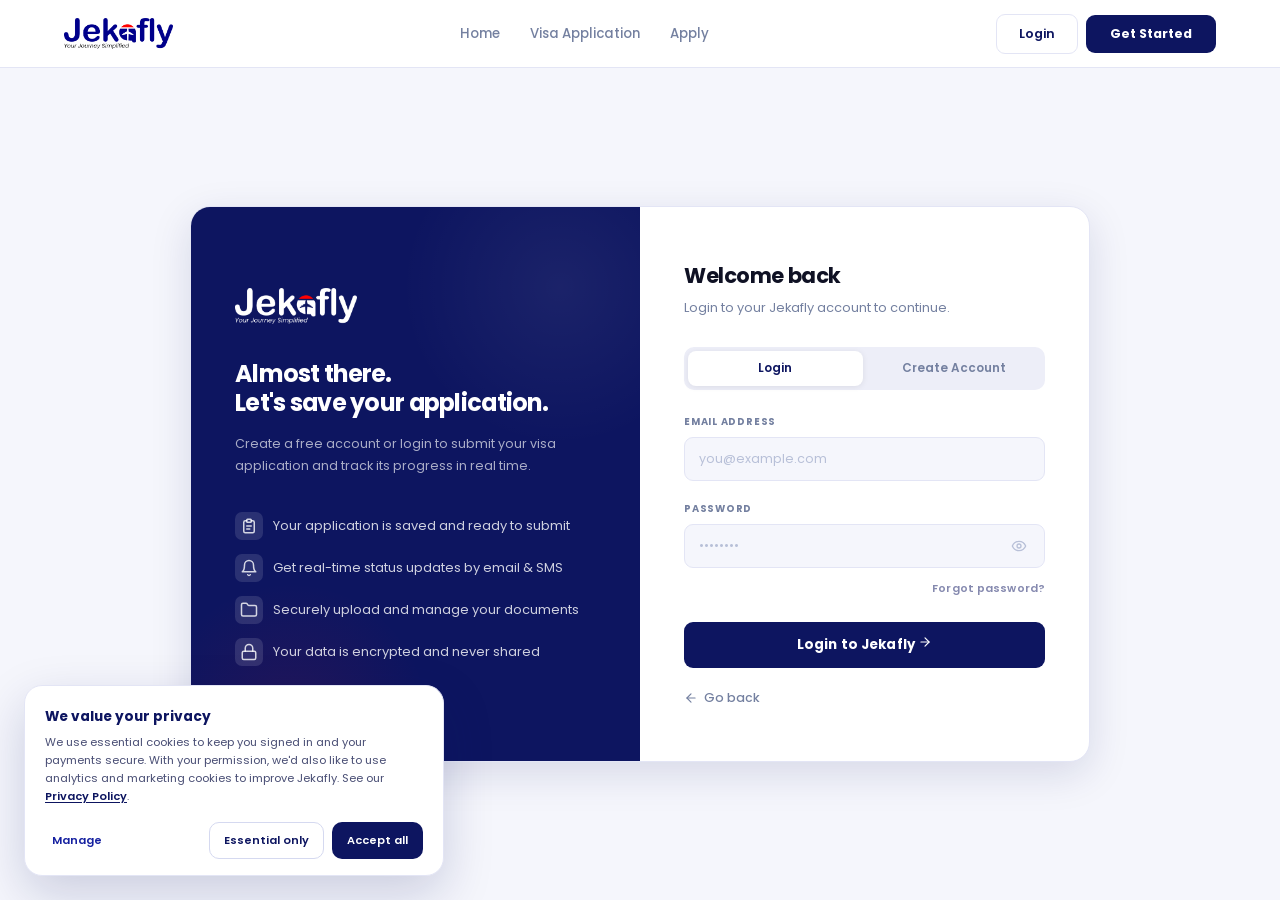
<file: jekafly_connected/login.html>
<!DOCTYPE html>
<html lang="en">

<head>
    <meta charset="UTF-8" />
    <meta name="viewport" content="width=device-width, initial-scale=1.0" />
    <meta property="og:type" content="website" />
    <meta property="og:url" content="https://jekafly.com/login" />
    <meta property="og:title" content="Login — Jekafly" />
    <meta property="og:description"
        content="Sign in to your Jekafly account to track visa applications, upload documents, and manage your travel plans." />
    <meta property="og:image" content="https://jekafly.com/assets/images/og-image.png" />
    <meta name="twitter:card" content="summary_large_image" />
    <meta name="twitter:image" content="https://jekafly.com/assets/images/og-image.png" />
    <link rel="icon" type="image/svg+xml" href="favicon.svg" />
    <link rel="icon" type="image/x-icon" href="favicon.ico" />
    <link rel="icon" type="image/png" sizes="32x32" href="favicon-32x32.png" />
    <link rel="icon" type="image/png" sizes="16x16" href="favicon-16x16.png" />
    <link rel="apple-touch-icon" sizes="180x180" href="apple-touch-icon.png" />
    <link rel="manifest" href="site.webmanifest" />
    <title>Login or Create Account — Jekafly</title>
    <meta name="robots" content="noindex, nofollow" />
    <link rel="preconnect" href="https://fonts.googleapis.com" />
    <link rel="preconnect" href="https://fonts.gstatic.com" crossorigin />
    <link href="https://fonts.googleapis.com/css2?family=Poppins:ital,wght@0,400;0,600;0,700;1,400;1,700&display=swap"
        rel="stylesheet" />
    <link rel="stylesheet" href="assets/css/styles.css" />
    <link rel="stylesheet" href="assets/css/utilities.css" />
    <link rel="stylesheet" href="assets/css/login.css" />
    <script>
        (function () {
            try {
                var r = decodeURIComponent(new URLSearchParams(location.search).get('return') || '');
                if (/^\/holidays/.test(r)) document.documentElement.classList.add('ctx-holidays');
            } catch (e) { }
        })();
    </script>
    <link rel="stylesheet" href="mobile.css" media="(max-width: 1024px)" />
</head>

<body>

    <nav id="main-nav">
        <a href="/" class="nav-logo">
            <img src="assets/images/JEKAFLY LOGO B-R 2.png" alt="Jekafly" class="ctx-visa-only" />
            <img src="assets/images/JEKAFLY LOGO W-R 2.png" alt="Jekafly" class="ctx-hol-only" />
        </a>
        <div class="nav-links ctx-visa-only">
            <a href="/">Home</a>
            <a href="/visa">Visa Application</a>
            <a href="/apply">Apply</a>
        </div>
        <div class="nav-links ctx-hol-only">
            <a href="/visa">Visa Application</a>
            <a href="/visa#insurance">Insurance</a>
            <a href="/visa#track">Track Visa</a>
            <a href="/holidays" class="nav-active">Holidays</a>
        </div>
        <div class="nav-cta" id="nav-cta-area"></div>
        <button class="nav-toggle" id="nav-toggle" onclick="toggleNavMenu()" aria-label="Menu">
            <span class="nav-burger" id="nav-burger"><svg width="18" height="18" viewBox="0 0 24 24" fill="none"
                    stroke="currentColor" stroke-width="2" stroke-linecap="round">
                    <line x1="3" y1="6" x2="21" y2="6" />
                    <line x1="3" y1="12" x2="21" y2="12" />
                    <line x1="3" y1="18" x2="21" y2="18" />
                </svg></span>
        </button>
    </nav>
    <div class="nav-mobile-drawer" id="nav-mobile-drawer">
        <div class="nav-mob-list">
            <a href="/" onclick="closeNavMenu()" class="nav-mob-row">
                <span class="nav-mob-row-icon" style="background:#EEF2FF;color:#3B5BDB;">
                    <svg width="15" height="15" viewBox="0 0 24 24" fill="none" stroke="currentColor" stroke-width="2"
                        stroke-linecap="round" stroke-linejoin="round">
                        <path d="M3 9l9-7 9 7v11a2 2 0 0 1-2 2H5a2 2 0 0 1-2-2z" />
                        <polyline points="9 22 9 12 15 12 15 22" />
                    </svg>
                </span>
                <span class="nav-mob-row-label">Home</span>
                <svg class="nav-mob-row-arrow" width="14" height="14" viewBox="0 0 24 24" fill="none"
                    stroke="currentColor" stroke-width="2" stroke-linecap="round" stroke-linejoin="round">
                    <polyline points="9 18 15 12 9 6" />
                </svg>
            </a>
            <a href="/visa" onclick="closeNavMenu()" class="nav-mob-row">
                <span class="nav-mob-row-icon" style="background:#F3F0FF;color:#7048E8;">
                    <svg width="15" height="15" viewBox="0 0 24 24" fill="none" stroke="currentColor" stroke-width="2"
                        stroke-linecap="round" stroke-linejoin="round">
                        <path d="M14 2H6a2 2 0 0 0-2 2v16a2 2 0 0 0 2 2h12a2 2 0 0 0 2-2V8z" />
                        <polyline points="14 2 14 8 20 8" />
                    </svg>
                </span>
                <span class="nav-mob-row-label">Visa Application</span>
                <svg class="nav-mob-row-arrow" width="14" height="14" viewBox="0 0 24 24" fill="none"
                    stroke="currentColor" stroke-width="2" stroke-linecap="round" stroke-linejoin="round">
                    <polyline points="9 18 15 12 9 6" />
                </svg>
            </a>
            <a href="/apply" onclick="closeNavMenu()" class="nav-mob-row">
                <span class="nav-mob-row-icon" style="background:#EBFBEE;color:#2F9E44;">
                    <svg width="15" height="15" viewBox="0 0 24 24" fill="none" stroke="currentColor" stroke-width="2"
                        stroke-linecap="round" stroke-linejoin="round">
                        <line x1="12" y1="5" x2="12" y2="19" />
                        <line x1="5" y1="12" x2="19" y2="12" />
                    </svg>
                </span>
                <span class="nav-mob-row-label">Apply for Visa</span>
                <svg class="nav-mob-row-arrow" width="14" height="14" viewBox="0 0 24 24" fill="none"
                    stroke="currentColor" stroke-width="2" stroke-linecap="round" stroke-linejoin="round">
                    <polyline points="9 18 15 12 9 6" />
                </svg>
            </a>
        </div>
        <div class="nav-mob-footer" id="nav-mobile-cta"></div>
    </div>
    <div class="nav-mobile-overlay" id="nav-mobile-overlay" onclick="closeNavMenu()"></div>

    <div class="login-page">
        <div class="login-wrap">

            <div class="login-aside">
                <div class="ctx-visa-only">
                    <div class="aside-logo"><img src="assets/images/JEKAFLY LOGO W-R 2.png" alt="Jekafly" class="aside-logo-img" /></div>
                    <h2 class="aside-heading">Almost there.<br>Let's save your application.</h2>
                    <p class="aside-sub">Create a free account or login to submit your visa application and track its
                        progress in real time.</p>
                    <ul class="aside-perks">
                        <li>
                            <div class="perk-icon"><svg width="18" height="18" viewBox="0 0 24 24" fill="none"
                                    stroke="currentColor" stroke-width="2" stroke-linecap="round" stroke-linejoin="round">
                                    <path d="M9 5H7a2 2 0 00-2 2v12a2 2 0 002 2h10a2 2 0 002-2V7a2 2 0 00-2-2h-2" />
                                    <rect x="9" y="3" width="6" height="4" rx="1" />
                                    <line x1="9" y1="12" x2="15" y2="12" />
                                    <line x1="9" y1="16" x2="13" y2="16" />
                                </svg></div> Your application is saved and ready to submit
                        </li>
                        <li>
                            <div class="perk-icon"><svg xmlns="http://www.w3.org/2000/svg" width="18" height="18"
                                    viewBox="0 0 24 24" fill="none" stroke="currentColor" stroke-width="2"
                                    stroke-linecap="round" stroke-linejoin="round">
                                    <path d="M6 8a6 6 0 0 1 12 0c0 7 3 9 3 9H3s3-2 3-9" />
                                    <path d="M10.3 21a1.94 1.94 0 0 0 3.4 0" />
                                </svg></div> Get real-time status updates by email & SMS
                        </li>
                        <li>
                            <div class="perk-icon"><svg xmlns="http://www.w3.org/2000/svg" width="18" height="18"
                                    viewBox="0 0 24 24" fill="none" stroke="currentColor" stroke-width="2"
                                    stroke-linecap="round" stroke-linejoin="round">
                                    <path
                                        d="M20 20a2 2 0 0 0 2-2V8a2 2 0 0 0-2-2h-7.9a2 2 0 0 1-1.69-.9L9.6 3.9A2 2 0 0 0 7.93 3H4a2 2 0 0 0-2 2v13a2 2 0 0 0 2 2Z" />
                                </svg></div> Securely upload and manage your documents
                        </li>
                        <li>
                            <div class="perk-icon"><svg xmlns="http://www.w3.org/2000/svg" width="18" height="18"
                                    viewBox="0 0 24 24" fill="none" stroke="currentColor" stroke-width="2"
                                    stroke-linecap="round" stroke-linejoin="round">
                                    <rect width="18" height="11" x="3" y="11" rx="2" ry="2" />
                                    <path d="M7 11V7a5 5 0 0 1 10 0v4" />
                                </svg></div> Your data is encrypted and never shared
                        </li>
                    </ul>
                </div>
                <div class="ctx-hol-only aside-hol">
                    <div class="aside-logo"><img src="assets/images/JEKAFLY LOGO W-R 2.png" alt="Jekafly" class="aside-logo-img" /></div>
                    <div class="aside-eyebrow"><span class="aside-dot"></span>Jekafly Destinations</div>
                    <h2 class="aside-heading">Your next journey<br>starts here.</h2>
                    <p class="aside-sub">Login or create a free account to reserve your trip, choose your dates and keep every booking in one place.</p>
                    <ul class="aside-perks">
                        <li>
                            <div class="perk-icon"><svg width="18" height="18" viewBox="0 0 24 24" fill="none" stroke="currentColor" stroke-width="2" stroke-linecap="round" stroke-linejoin="round"><path d="M20 10c0 6-8 12-8 12s-8-6-8-12a8 8 0 0 1 16 0Z" /><circle cx="12" cy="10" r="3" /></svg></div> Curated trips across Nigeria and beyond
                        </li>
                        <li>
                            <div class="perk-icon"><svg width="18" height="18" viewBox="0 0 24 24" fill="none" stroke="currentColor" stroke-width="2" stroke-linecap="round" stroke-linejoin="round"><rect x="3" y="4" width="18" height="18" rx="2" /><line x1="16" y1="2" x2="16" y2="6" /><line x1="8" y1="2" x2="8" y2="6" /><line x1="3" y1="10" x2="21" y2="10" /></svg></div> Pick the trip dates that suit you
                        </li>
                        <li>
                            <div class="perk-icon"><svg width="18" height="18" viewBox="0 0 24 24" fill="none" stroke="currentColor" stroke-width="2" stroke-linecap="round" stroke-linejoin="round"><rect x="3" y="11" width="18" height="11" rx="2" /><path d="M7 11V7a5 5 0 0 1 10 0v4" /></svg></div> Secure payment and instant confirmation
                        </li>
                        <li>
                            <div class="perk-icon"><svg width="18" height="18" viewBox="0 0 24 24" fill="none" stroke="currentColor" stroke-width="2" stroke-linecap="round" stroke-linejoin="round"><path d="M22 11.08V12a10 10 0 1 1-5.93-9.14" /><polyline points="22 4 12 14.01 9 11.01" /></svg></div> Track every booking from your dashboard
                        </li>
                    </ul>
                </div>
            </div>

            <div class="login-form-panel">

                <h1 class="login-heading" id="panel-heading">Welcome back</h1>
                <p class="login-sub" id="panel-sub">Login to your Jekafly account to continue.</p>

                <div class="tab-bar">
                    <button class="tab active" onclick="switchTab('login')">Login</button>
                    <button class="tab" onclick="switchTab('register')">Create Account</button>
                </div>

                <div class="tab-content active" id="tab-login">
                    <form id="form-login" onsubmit="return false;" autocomplete="on">
                        <div class="form-group">
                            <label>Email Address</label>
                            <input type="email" id="login-email" placeholder="you@example.com" autocomplete="email" />
                        </div>
                        <div class="form-group">
                            <label>Password</label>
                            <div class="pass-wrap">
                                <input type="password" id="login-pass" placeholder="••••••••"
                                    autocomplete="current-password" />
                                <button type="button" class="pass-eye" onclick="togglePass('login-pass',this)"
                                    tabindex="-1"><svg width="16" height="16" viewBox="0 0 24 24" fill="none"
                                        stroke="currentColor" stroke-width="2" stroke-linecap="round"
                                        stroke-linejoin="round">
                                        <path d="M2 12s3-7 10-7 10 7 10 7-3 7-10 7-10-7-10-7Z" />
                                        <circle cx="12" cy="12" r="3" />
                                    </svg></button>
                            </div>
                        </div>
                        <div class="form-group forgot-row">
                            <a href="#" class="forgot-link" onclick="handleForgotPassword(event)">Forgot password?</a>
                        </div>
                        <button class="btn-auth" id="btn-login" type="submit">Login to Jekafly <svg width="14"
                                height="14" viewBox="0 0 24 24" fill="none" stroke="currentColor" stroke-width="2"
                                stroke-linecap="round" stroke-linejoin="round">
                                <line x1="5" y1="12" x2="19" y2="12" />
                                <polyline points="12 5 19 12 12 19" />
                            </svg></button>
                    </form>
                </div>

                <div class="tab-content" id="tab-register">
                    <form id="form-register" onsubmit="return false;" autocomplete="on">
                        <div class="form-group">
                            <label>Full Name</label>
                            <input type="text" id="reg-name" placeholder="As on your passport" autocomplete="name" />
                        </div>
                        <div class="form-group">
                            <label>Email Address</label>
                            <input type="email" id="reg-email" placeholder="you@example.com" autocomplete="email" />
                        </div>
                        <div class="form-group">
                            <label>Phone Number</label>
                            <input type="tel" id="reg-phone" placeholder="+234 xxx xxx xxxx" autocomplete="tel" />
                        </div>
                        <div class="form-group">
                            <label>Password</label>
                            <div class="pass-wrap">
                                <input type="password" id="reg-pass" placeholder="Min. 8 characters"
                                    autocomplete="new-password" oninput="loginCheckStrength()" />
                                <button type="button" class="pass-eye" onclick="togglePass('reg-pass',this)"
                                    tabindex="-1"><svg width="16" height="16" viewBox="0 0 24 24" fill="none"
                                        stroke="currentColor" stroke-width="2" stroke-linecap="round"
                                        stroke-linejoin="round">
                                        <path d="M2 12s3-7 10-7 10 7 10 7-3 7-10 7-10-7-10-7Z" />
                                        <circle cx="12" cy="12" r="3" />
                                    </svg></button>
                            </div>
                            <div style="display:flex;gap:4px;margin-top:6px;" id="login-str-bars">
                                <div id="login-str-1"
                                    style="height:3px;flex:1;border-radius:2px;background:#e5e7eb;transition:background .2s;">
                                </div>
                                <div id="login-str-2"
                                    style="height:3px;flex:1;border-radius:2px;background:#e5e7eb;transition:background .2s;">
                                </div>
                                <div id="login-str-3"
                                    style="height:3px;flex:1;border-radius:2px;background:#e5e7eb;transition:background .2s;">
                                </div>
                                <div id="login-str-4"
                                    style="height:3px;flex:1;border-radius:2px;background:#e5e7eb;transition:background .2s;">
                                </div>
                            </div>
                            <div id="login-str-label" style="font-size:0.72rem;color:#9ca3af;margin-top:3px;"></div>
                        </div>
                        <div class="form-group">
                            <label>Confirm Password</label>
                            <div class="pass-wrap">
                                <input type="password" id="reg-confirm" placeholder="Re-enter password"
                                    autocomplete="new-password" oninput="loginCheckConfirm()" />
                                <button type="button" class="pass-eye" onclick="togglePass('reg-confirm',this)"
                                    tabindex="-1"><svg width="16" height="16" viewBox="0 0 24 24" fill="none"
                                        stroke="currentColor" stroke-width="2" stroke-linecap="round"
                                        stroke-linejoin="round">
                                        <path d="M2 12s3-7 10-7 10 7 10 7-3 7-10 7-10-7-10-7Z" />
                                        <circle cx="12" cy="12" r="3" />
                                    </svg></button>
                            </div>
                            <div id="login-confirm-msg"
                                style="font-size:0.72rem;margin-top:3px;min-height:16px;display:block;visibility:hidden;">
                            </div>
                        </div>
                        <button class="btn-auth" id="btn-register" type="submit">Create Free Account <svg width="14"
                                height="14" viewBox="0 0 24 24" fill="none" stroke="currentColor" stroke-width="2"
                                stroke-linecap="round" stroke-linejoin="round">
                                <line x1="5" y1="12" x2="19" y2="12" />
                                <polyline points="12 5 19 12 12 19" />
                            </svg></button>
                        <p class="legal-consent">By creating an account, you agree to Jekafly's <a href="/terms" target="_blank" rel="noopener">Terms &amp; Conditions</a> and <a href="/privacy" target="_blank" rel="noopener">Privacy Policy</a>.</p>
                    </form>
                </div>

                <a href="javascript:history.back()" class="back-link"><svg width="14" height="14" viewBox="0 0 24 24"
                        fill="none" stroke="currentColor" stroke-width="2" stroke-linecap="round"
                        stroke-linejoin="round">
                        <line x1="19" y1="12" x2="5" y2="12" />
                        <polyline points="12 19 5 12 12 5" />
                    </svg> Go back</a>

            </div>

        </div>
    </div>

    <script src="assets/js/api.js"></script>
    <script src="assets/js/app.js"></script>
    <script src="assets/js/cookie-consent.js" defer></script>

    <script>
        const params = new URLSearchParams(window.location.search);
        const _rawReturn = params.get('return') || '';
        const returnUrl = (() => {
            try {
                const decoded = _rawReturn ? decodeURIComponent(_rawReturn) : '/dashboard';
                // Only allow same-origin redirects
                if (decoded.startsWith('/') && !decoded.startsWith('//')) return decoded;
                const url = new URL(decoded, window.location.origin);
                if (url.origin === window.location.origin) return url.pathname + url.search;
            } catch (e) { }
            return '/dashboard';
        })();

        document.getElementById('btn-login')?.addEventListener('click', async () => {
            const email = document.getElementById('login-email')?.value.trim();
            const pass = document.getElementById('login-pass')?.value;
            if (!email && !pass) { showToast('Please enter your email and password.', 'error'); return; }
            if (!email) { showToast('Please enter your email address.', 'error'); return; }
            if (!pass) { showToast('Please enter your password.', 'error'); return; }
            const btn = document.getElementById('btn-login');
            btn.disabled = true;
            btn.textContent = 'Logging in...';
            const res = await Auth.login(email, pass);
            if (res.ok) {
                btn.innerHTML = 'Welcome back! <svg xmlns="http://www.w3.org/2000/svg" width="16" height="16" viewBox="0 0 24 24" fill="none" stroke="#16a34a" stroke-width="2" stroke-linecap="round" stroke-linejoin="round"><path d="M22 11.08V12a10 10 0 1 1-5.93-9.14"/><path d="m9 11 3 3L22 4"/></svg>';
                showToast('Welcome back!');
                setTimeout(() => {
                    window.location.href = res.user.role === 'ADMIN' ? '/admin' : decodeURIComponent(returnUrl);
                }, 600);
            } else {
                btn.disabled = false;
                btn.innerHTML = 'Login to Jekafly <svg width="14" height="14" viewBox="0 0 24 24" fill="none" stroke="currentColor" stroke-width="2" stroke-linecap="round" stroke-linejoin="round"><line x1="5" y1="12" x2="19" y2="12"/><polyline points="12 5 19 12 12 19"/></svg>';
                const msg = res.msg || '';
                if (msg.toLowerCase().includes('not found') || msg.toLowerCase().includes('no account')) {
                    showToast('No account found with that email. Please check or create an account.', 'error');
                } else if (msg.toLowerCase().includes('password') || msg.toLowerCase().includes('incorrect')) {
                    showToast('Incorrect password. Please try again or use Forgot Password.', 'error');
                } else {
                    showToast('Incorrect email or password. Please check and try again.', 'error');
                }
            }
        });

        function loginCheckStrength() {
            const v = document.getElementById('reg-pass')?.value || '';
            const bars = [1, 2, 3, 4].map(i => document.getElementById('login-str-' + i));
            const lbl = document.getElementById('login-str-label');
            let score = 0;
            if (v.length >= 8) score++;
            if (/[A-Z]/.test(v)) score++;
            if (/[0-9]/.test(v)) score++;
            if (/[^A-Za-z0-9]/.test(v)) score++;
            const colors = ['#ef4444', '#f97316', '#eab308', '#16a34a'];
            const labels = ['Weak', 'Fair', 'Good', 'Strong'];
            bars.forEach((b, i) => { if (b) b.style.background = i < score ? colors[score - 1] : '#e5e7eb'; });
            if (lbl) { lbl.textContent = v.length ? labels[score - 1] || '' : ''; lbl.style.color = score ? colors[score - 1] : '#9ca3af'; }
            loginCheckConfirm();
        }
        function loginCheckConfirm() {
            const p = document.getElementById('reg-pass')?.value;
            const c = document.getElementById('reg-confirm')?.value;
            const msg = document.getElementById('login-confirm-msg');
            if (!msg) return;
            if (!c) { msg.style.visibility = 'hidden'; return; }
            msg.style.visibility = 'visible';
            if (p === c) { msg.textContent = 'Passwords match'; msg.style.color = '#16a34a'; }
            else { msg.textContent = 'Passwords do not match'; msg.style.color = '#ef4444'; }
        }

        document.getElementById('btn-register')?.addEventListener('click', async () => {
            const name = document.getElementById('reg-name')?.value.trim();
            const email = document.getElementById('reg-email')?.value.trim();
            const phone = document.getElementById('reg-phone')?.value.trim();
            const pass = document.getElementById('reg-pass')?.value;
            const confirm = document.getElementById('reg-confirm')?.value;
            if (!name || !email || !pass) { showToast('Please fill in all required fields.', 'error'); return; }
            if (pass !== confirm) { showToast('Passwords do not match.', 'error'); return; }
            const btn = document.getElementById('btn-register');
            btn.disabled = true;
            btn.textContent = 'Creating Account...';
            const res = await Auth.register(name, email, phone, pass);
            if (res.ok) {
                btn.innerHTML = 'Account Created! <svg xmlns="http://www.w3.org/2000/svg" width="16" height="16" viewBox="0 0 24 24" fill="none" stroke="#16a34a" stroke-width="2" stroke-linecap="round" stroke-linejoin="round"><path d="M22 11.08V12a10 10 0 1 1-5.93-9.14"/><path d="m9 11 3 3L22 4"/></svg>';
                showToast('Account created! Welcome to Jekafly');
                setTimeout(() => window.location.href = decodeURIComponent(returnUrl), 800);
            } else {
                btn.disabled = false;
                btn.innerHTML = 'Create Free Account <svg width="14" height="14" viewBox="0 0 24 24" fill="none" stroke="currentColor" stroke-width="2" stroke-linecap="round" stroke-linejoin="round"><line x1="5" y1="12" x2="19" y2="12"/><polyline points="12 5 19 12 12 19"/></svg>';
                const msg = res.msg || '';
                if (msg.toLowerCase().includes('not found') || msg.toLowerCase().includes('no account')) {
                    showToast('No account found with that email. Please check or create an account.', 'error');
                } else if (msg.toLowerCase().includes('password') || msg.toLowerCase().includes('incorrect')) {
                    showToast('Incorrect password. Please try again or use Forgot Password.', 'error');
                } else {
                    showToast('Incorrect email or password. Please check and try again.', 'error');
                }
            }
        });

        document.addEventListener('DOMContentLoaded', async () => {
            await Auth.init();
            const user = Auth.getCurrent();
            if (user) {
                window.location.href = user.role === 'ADMIN' ? '/admin' : decodeURIComponent(returnUrl);
                return;
            }
            updateNav();
            if (params.get('tab') === 'register') switchTab('register');
            if (document.documentElement.classList.contains('ctx-holidays')) {
                const sub = document.getElementById('panel-sub');
                if (sub) sub.textContent = 'Login to book your trip and manage your holidays.';
            }
        });
    </script>

    <script src="mobile.js" defer></script>

    <script>
        (function () {
            if (typeof IntersectionObserver === 'undefined') return;
            var selectors = [
                '.service-card', '.step', '.dest-card', '.testi-card',
                '.ins-plan', '.ins-feature', '.section-header', '.checker-form',
                '.checker-info', '.cta-banner', '.info-list li', '.dest-card',
                '.aff-step', '.aff-tier', '.aff-perk', '.aff-faq-item',
                '.aff-stat', '.aff-section-header', '.aff-form-card',
                '.stat-card', '.astat', '.dash-section', '.result-wrap',
                '.perk-item', '.login-aside', '.payment-card', '.track-wrap',
                '.rev-card', '.admin-section'
            ];
            var observer = new IntersectionObserver(function (entries) {
                entries.forEach(function (e) {
                    if (e.isIntersecting) {
                        e.target.classList.add('visible');
                        observer.unobserve(e.target);
                    }
                });
            }, { threshold: 0.08, rootMargin: '0px 0px -40px 0px' });

            function init() {
                selectors.forEach(function (sel) {
                    document.querySelectorAll(sel).forEach(function (el, i) {
                        el.classList.add('reveal');
                        if (i > 0 && i < 5) el.classList.add('reveal-delay-' + i);
                        observer.observe(el);
                    });
                });
            }

            if (document.readyState === 'loading') {
                document.addEventListener('DOMContentLoaded', init);
            } else {
                init();
            }
        }());
    </script>

    <script>
        function togglePass(id, btn) {
            var inp = document.getElementById(id);
            if (!inp) return;
            var show = inp.type === 'password';
            inp.type = show ? 'text' : 'password';
            btn.classList.toggle('active', show);
            btn.innerHTML = show
                ? '<svg width="16" height="16" viewBox="0 0 24 24" fill="none" stroke="currentColor" stroke-width="2" stroke-linecap="round" stroke-linejoin="round"><path d="M9.88 9.88a3 3 0 1 0 4.24 4.24"/><path d="M10.73 5.08A10.43 10.43 0 0 1 12 5c7 0 10 7 10 7a13.16 13.16 0 0 1-1.67 2.68"/><path d="M6.61 6.61A13.526 13.526 0 0 0 2 12s3 7 10 7a9.74 9.74 0 0 0 5.39-1.61"/><line x1="2" y1="2" x2="22" y2="22"/></svg>'
                : '<svg width="16" height="16" viewBox="0 0 24 24" fill="none" stroke="currentColor" stroke-width="2" stroke-linecap="round" stroke-linejoin="round"><path d="M2 12s3-7 10-7 10 7 10 7-3 7-10 7-10-7-10-7Z"/><circle cx="12" cy="12" r="3"/></svg>';
        }
        async function handleForgotPassword(e) {
            e.preventDefault();
            const email = document.getElementById('login-email')?.value?.trim();
            if (!email) { showToast('Please enter your email address first.', 'error'); return; }

            try {
                await post('/auth/forgot-password', { email });
            } catch { }

            showToast('If an account exists for ' + email + ', a reset code has been sent.');
            showLoginResetStep(email);
        }

        function showLoginResetStep(email) {
            const panel = document.getElementById('tab-login');
            if (!panel) return;
            panel.innerHTML = `
        <p class="modal-sub" style="margin-bottom:16px;">Enter the 6-digit code sent to <strong>${email}</strong></p>
        <div class="form-group">
            <label>Reset Code</label>
            <input id="reset-otp" type="text" inputmode="numeric" maxlength="6" placeholder="000000"
                style="letter-spacing:0.3em;font-size:1.2rem;text-align:center;" />
        </div>
        <div class="form-group">
            <label>New Password</label>
            <div class="pass-wrap">
                <input id="reset-pass" type="password" placeholder="Min. 8 characters" />
                <button type="button" class="pass-eye" onclick="togglePass('reset-pass',this)" tabindex="-1">
                    <svg width="16" height="16" viewBox="0 0 24 24" fill="none" stroke="currentColor" stroke-width="2" stroke-linecap="round" stroke-linejoin="round">
                        <path d="M2 12s3-7 10-7 10 7 10 7-3 7-10 7-10-7-10-7Z"/>
                        <circle cx="12" cy="12" r="3"/>
                    </svg>
                </button>
            </div>
        </div>
        <div class="form-group">
            <label>Confirm New Password</label>
            <div class="pass-wrap">
                <input id="reset-confirm" type="password" placeholder="Re-enter new password" />
                <button type="button" class="pass-eye" onclick="togglePass('reset-confirm',this)" tabindex="-1">
                    <svg width="16" height="16" viewBox="0 0 24 24" fill="none" stroke="currentColor" stroke-width="2" stroke-linecap="round" stroke-linejoin="round">
                        <path d="M2 12s3-7 10-7 10 7 10 7-3 7-10 7-10-7-10-7Z"/>
                        <circle cx="12" cy="12" r="3"/>
                    </svg>
                </button>
            </div>
            <div id="reset-mismatch" style="display:none;color:#E31E24;font-size:0.78rem;margin-top:4px;">Passwords do not match.</div>
        </div>
        <button class="btn-auth" id="btn-reset" onclick="handleResetPassword('${email}')">Reset Password
            <svg width="14" height="14" viewBox="0 0 24 24" fill="none" stroke="currentColor" stroke-width="2" stroke-linecap="round" stroke-linejoin="round">
                <line x1="5" y1="12" x2="19" y2="12"/>
                <polyline points="12 5 19 12 12 19"/>
            </svg>
        </button>
        <div style="text-align:center;margin-top:14px;">
            <a href="#" onclick="location.reload()" style="font-size:0.82rem;color:#0D1560;">Back to login</a>
        </div>`;

            document.getElementById('reset-pass')?.addEventListener('input', checkResetMatch);
            document.getElementById('reset-confirm')?.addEventListener('input', checkResetMatch);
        }

        function checkResetMatch() {
            const p = document.getElementById('reset-pass')?.value;
            const c = document.getElementById('reset-confirm')?.value;
            const el = document.getElementById('reset-mismatch');
            if (!el || !c) return;
            el.style.display = (c && p !== c) ? 'block' : 'none';
        }

        async function handleResetPassword(email) {
            const otp = document.getElementById('reset-otp')?.value?.trim();
            const newPassword = document.getElementById('reset-pass')?.value;
            const confirm = document.getElementById('reset-confirm')?.value;

            if (!otp || otp.length !== 6) { showToast('Please enter the 6-digit reset code.', 'error'); return; }
            if (!newPassword || newPassword.length < 8) { showToast('Password must be at least 8 characters.', 'error'); return; }
            if (newPassword !== confirm) { showToast('Passwords do not match.', 'error'); return; }

            const btn = document.getElementById('btn-reset');
            if (btn) { btn.disabled = true; btn.textContent = 'Resetting...'; }

            try {
                const res = await post('/auth/reset-password', { email, otp, newPassword });
                if (res?.ok) {
                    showToast('Password reset successfully. Please log in.');
                    setTimeout(() => location.reload(), 1200);
                } else {
                    showToast(res?.error || 'Invalid or expired code. Please try again.', 'error');
                    if (btn) { btn.disabled = false; btn.innerHTML = 'Reset Password <svg width="14" height="14" viewBox="0 0 24 24" fill="none" stroke="currentColor" stroke-width="2" stroke-linecap="round" stroke-linejoin="round"><line x1="5" y1="12" x2="19" y2="12"/><polyline points="12 5 19 12 12 19"/></svg>'; }
                }
            } catch {
                showToast('Something went wrong. Please try again.', 'error');
                if (btn) { btn.disabled = false; btn.innerHTML = 'Reset Password <svg width="14" height="14" viewBox="0 0 24 24" fill="none" stroke="currentColor" stroke-width="2" stroke-linecap="round" stroke-linejoin="round"><line x1="5" y1="12" x2="19" y2="12"/><polyline points="12 5 19 12 12 19"/></svg>'; }
            }
        }
    </script>
</body>

</html>
</file>
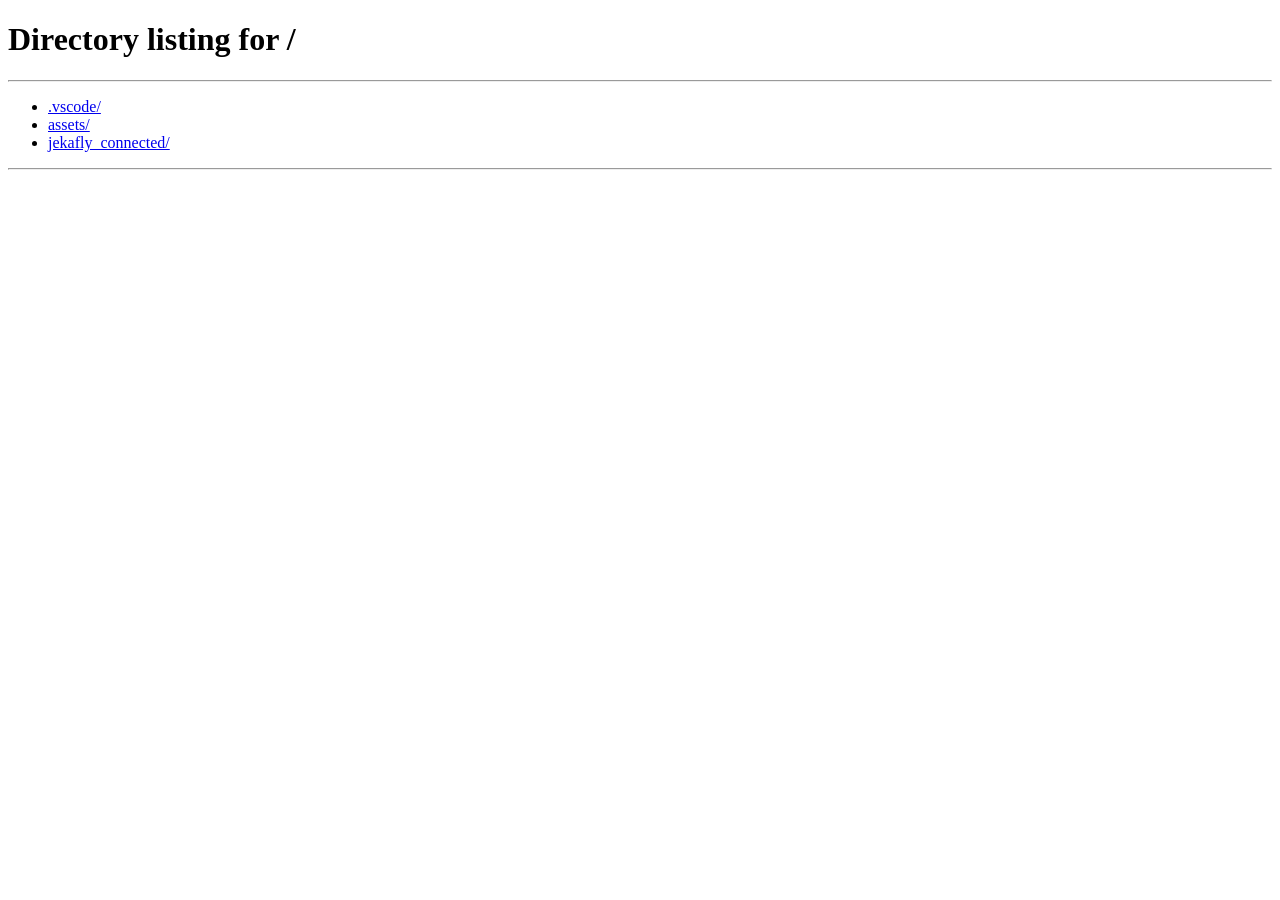
<file: jekafly_connected/payment.html>
<!DOCTYPE html>
<html lang="en">

<head>
    <meta charset="UTF-8" />
    <meta name="viewport" content="width=device-width, initial-scale=1.0" />
    <title>Secure Payment — Jekafly</title>
    <meta name="robots" content="noindex, nofollow" />
    <link rel="preconnect" href="https://fonts.googleapis.com" />
    <link rel="preconnect" href="https://fonts.gstatic.com" crossorigin />
    <link rel="icon" type="image/x-icon" href="favicon.ico" />
    <link rel="icon" type="image/png" sizes="32x32" href="favicon-32x32.png" />
    <link rel="icon" type="image/png" sizes="16x16" href="favicon-16x16.png" />
    <link rel="apple-touch-icon" sizes="180x180" href="apple-touch-icon.png" />
    <link rel="manifest" href="site.webmanifest" />
    <link href="https://fonts.googleapis.com/css2?family=Poppins:ital,wght@0,400;0,600;0,700;1,400;1,700&display=swap"
        rel="stylesheet" />
    <link rel="stylesheet" href="assets/css/styles.css" />
    <link rel="stylesheet" href="assets/css/payment.css" />
    <script>
        (function () {
            try {
                var p = JSON.parse(localStorage.getItem('jkf_pending_payment') || 'null');
                if (p && p.type === 'holiday') document.documentElement.classList.add('ctx-holidays');
            } catch (e) { }
        })();
    </script>

    <script src="https://js.paystack.co/v1/inline.js"></script>

    <link rel="stylesheet" href="mobile.css" media="(max-width: 1024px)" />
    <style>
        body {
            font-family: 'Poppins', -apple-system, BlinkMacSystemFont, 'Segoe UI', sans-serif;
        }

        h1,
        h2,
        h3,
        h4 {
            font-family: 'Poppins', -apple-system, BlinkMacSystemFont, sans-serif;
        }
    </style>
</head>

<body>

    <nav id="main-nav">
        <a href="/" class="nav-logo"><img src="assets/images/JEKAFLY LOGO B-R 2.png" alt="Jekafly" class="ctx-visa-only" /><img src="assets/images/JEKAFLY LOGO W-R 2.png" alt="Jekafly" class="ctx-hol-only" /></a>
        <div class="nav-links"><a href="/">Home</a><a href="/dashboard">My Dashboard</a></div>
        <div class="nav-cta" id="nav-cta-area"></div>
        <button class="nav-toggle" id="nav-toggle" onclick="toggleNavMenu()" aria-label="Menu">
            <span class="nav-burger" id="nav-burger"><svg width="18" height="18" viewBox="0 0 24 24" fill="none"
                    stroke="currentColor" stroke-width="2" stroke-linecap="round">
                    <line x1="3" y1="6" x2="21" y2="6" />
                    <line x1="3" y1="12" x2="21" y2="12" />
                    <line x1="3" y1="18" x2="21" y2="18" />
                </svg></span>
        </button>
    </nav>
    <div class="nav-mobile-drawer" id="nav-mobile-drawer">
        <div class="nav-mob-list">
            <a href="/" onclick="closeNavMenu()" class="nav-mob-row">
                <span class="nav-mob-row-icon" style="background:#EEF2FF;color:#3B5BDB;">
                    <svg width="15" height="15" viewBox="0 0 24 24" fill="none" stroke="currentColor" stroke-width="2"
                        stroke-linecap="round" stroke-linejoin="round">
                        <path d="M3 9l9-7 9 7v11a2 2 0 0 1-2 2H5a2 2 0 0 1-2-2z" />
                        <polyline points="9 22 9 12 15 12 15 22" />
                    </svg>
                </span>
                <span class="nav-mob-row-label">Home</span>
                <svg class="nav-mob-row-arrow" width="14" height="14" viewBox="0 0 24 24" fill="none"
                    stroke="currentColor" stroke-width="2" stroke-linecap="round" stroke-linejoin="round">
                    <polyline points="9 18 15 12 9 6" />
                </svg>
            </a>
            <a href="/dashboard" onclick="closeNavMenu()" class="nav-mob-row">
                <span class="nav-mob-row-icon" style="background:#F3F0FF;color:#7048E8;">
                    <svg width="15" height="15" viewBox="0 0 24 24" fill="none" stroke="currentColor" stroke-width="2"
                        stroke-linecap="round" stroke-linejoin="round">
                        <path d="M9 5H7a2 2 0 00-2 2v12a2 2 0 002 2h10a2 2 0 002-2V7a2 2 0 00-2-2h-2" />
                        <rect x="9" y="3" width="6" height="4" rx="1" />
                    </svg>
                </span>
                <span class="nav-mob-row-label">My Dashboard</span>
                <svg class="nav-mob-row-arrow" width="14" height="14" viewBox="0 0 24 24" fill="none"
                    stroke="currentColor" stroke-width="2" stroke-linecap="round" stroke-linejoin="round">
                    <polyline points="9 18 15 12 9 6" />
                </svg>
            </a>
        </div>
        <div class="nav-mob-footer" id="nav-mobile-cta"></div>
    </div>
    <div class="nav-mobile-overlay" id="nav-mobile-overlay" onclick="closeNavMenu()"></div>

    <div class="pay-page">
        <div id="pay-root"></div>
    </div>

    <div class="success-overlay" id="pay-success-overlay">
        <div class="success-modal">
            <div class="success-icon-wrap"><svg xmlns="http://www.w3.org/2000/svg" width="32" height="32"
                    viewBox="0 0 24 24" fill="none" stroke="#16a34a" stroke-width="2" stroke-linecap="round"
                    stroke-linejoin="round">
                    <path d="M22 11.08V12a10 10 0 1 1-5.93-9.14" />
                    <path d="m9 11 3 3L22 4" />
                </svg></div>
            <h2>Payment Confirmed!</h2>
            <p>Your application is now active and under expert review. A confirmation email has been sent to you.</p>
            <div class="receipt" id="receipt-box"></div>
            <div class="success-actions">
                <button class="btn-dashboard" onclick="window.location.href='/dashboard'">Go to My Dashboard
                    &rarr;</button>
                <button class="btn-home" onclick="window.location.href='/'">Back to Home</button>
            </div>
        </div>
    </div>

    <script src="assets/js/api.js"></script>
    <script src="assets/js/app.js"></script>
    <script src="assets/js/cookie-consent.js" defer></script>
    <script>
        let pendingPayment = null;

        document.addEventListener('DOMContentLoaded', async () => {
            PricingStore.get().then(pr => { if (pr) window._livePricing = pr; }).catch(() => { });
            const urlParams = new URLSearchParams(window.location.search);
            const returnRef = urlParams.get('ref') || urlParams.get('reference') || urlParams.get('trxref');

            if (returnRef) {
                renderProcessing();
                await Auth.init();
                updateNav();
                checkPaystackReturn(returnRef);
                return;
            }
            await Auth.init();
            const user = Auth.getCurrent();
            if (!user) { window.location.href = '/'; return; }
            updateNav();
            try { pendingPayment = JSON.parse(localStorage.getItem('jkf_pending_payment')); } catch { }
            if (!pendingPayment) {
                document.getElementById('pay-root').innerHTML =
                    '<div class="pay-box pay-empty"><div class="pay-empty-icon">&#128533;</div><h2>No pending payment</h2><p>Start a new application to proceed to payment.</p><button class="btn-start" onclick="window.location.href=\'/apply\'">Start Application</button></div>';
                return;
            }
            renderLayout();
        });

        function renderLayout() {
            const p = pendingPayment;
            const fb = p._feeBreakdown;
            let rows = [], total = p.amount || 0;
            let flag = '&#9992;', destName = '', destRef = '';

            if (p.type === 'visa' || !p.type) {
                const vr = window.visaRequirements?.[p.destination] || {};
                flag = vr.flag || '&#9992;';
                destName = (vr.flag ? vr.flag + ' ' : '') + (p.destination || '') + ' Visa';
                destRef = p.ref ? 'Ref: ' + p.ref : '';
                if (fb) {
                    total = fb.total;
                    rows.push({ l: 'Visa Processing Fee', v: '&#8358;' + fb.visaFee.toLocaleString() });
                    if (fb.extraTravellers > 0) rows.push({ l: 'Additional Travellers (&times;' + fb.extraTravellers + ')', v: '&#8358;' + fb.extraFee.toLocaleString() });
                    rows.push({ l: 'Jekafly Service Fee', v: '&#8358;' + fb.serviceFee.toLocaleString() });
                } else {
                    rows.push({ l: 'Visa Processing Fee', v: '&#8358;' + (p.amount || 0).toLocaleString() });
                }
                if (p.ref) rows.push({ l: 'Application Ref', v: p.ref, isRef: true });
            } else if (p.type === 'consultation') {
                flag = '&#128172;'; destName = p.plan || 'Travel Consultation';
                destRef = 'One-on-one session with a dedicated visa expert';
                rows.push({ l: 'Package', v: p.plan || '&mdash;' });
                rows.push({ l: 'Session Type', v: 'Video Call &mdash; Visa Strategy' });
                rows.push({ l: 'Amount', v: '&#8358;' + (p.amount || 0).toLocaleString() });
            } else if (p.type === 'flight') {
                flag = '<svg xmlns="http://www.w3.org/2000/svg" width="28" height="28" viewBox="0 0 256 256" fill="#0D1560"><path d="M185.33,114.21l29.14-27.42.17-.17a32,32,0,0,0-45.26-45.26c0,.06-.11.11-.17.17L141.79,70.67l-83-30.2a8,8,0,0,0-8.39,1.86l-24,24a8,8,0,0,0,1.22,12.31l63.89,42.59L76.69,136H56a8,8,0,0,0-5.65,2.34l-24,24A8,8,0,0,0,29,175.42l36.82,14.73,14.7,36.75.06.16a8,8,0,0,0,13.18,2.47l23.87-23.88A8,8,0,0,0,120,200V179.31l14.76-14.76,42.59,63.89a8,8,0,0,0,12.31,1.22l24-24a8,8,0,0,0,1.86-8.39Z"/></svg>';
                destName = (p.origin || '') + ' &rarr; ' + (p.destination || 'Flight');
                destRef = (p.departDate ? 'Departs ' + new Date(p.departDate).toLocaleDateString('en-NG', { day: 'numeric', month: 'short', year: 'numeric' }) : '') + (p.passengers ? ' &middot; ' + p.passengers + ' passenger' + (p.passengers > 1 ? 's' : '') : '');
                rows.push({ l: 'Route', v: (p.origin || '—') + ' → ' + (p.destination || '—') });
                rows.push({ l: 'Trip Type', v: p.tripType || 'Round Trip' });
                rows.push({ l: 'Depart Date', v: p.departDate ? new Date(p.departDate).toLocaleDateString('en-NG') : '—' });
                if (p.returnDate) rows.push({ l: 'Return Date', v: new Date(p.returnDate).toLocaleDateString('en-NG') });
                rows.push({ l: 'Passengers', v: String(p.passengers || 1) });
                rows.push({ l: 'Class', v: p.cabinClass || 'Economy' });
                rows.push({ l: 'Airline', v: p.airline || '—' });
                rows.push({ l: 'Ticket Amount', v: '&#8358;' + (p.amount || 0).toLocaleString() });
                if (p.ref) rows.push({ l: 'Booking Ref', v: p.ref, isRef: true });
            } else if (p.type === 'hotel') {
                flag = '<svg xmlns="http://www.w3.org/2000/svg" width="28" height="28" viewBox="0 0 256 256" fill="#0D1560"><path d="M24,104H48v64H32a8,8,0,0,0,0,16H224a8,8,0,0,0,0-16H208V104h24a8,8,0,0,0,4.19-14.81l-104-64a8,8,0,0,0-8.38,0l-104,64A8,8,0,0,0,24,104Zm40,0H96v64H64Zm80,0v64H112V104Zm48,64H160V104h32ZM128,41.39,203.74,88H52.26ZM248,208a8,8,0,0,1-8,8H16a8,8,0,0,1,0-16H240A8,8,0,0,1,248,208Z"/></svg>';
                destName = p.hotelName || 'Hotel Reservation';
                destRef = (p.destination || '') + (p.checkIn ? ' &middot; Check-in ' + new Date(p.checkIn).toLocaleDateString('en-NG', { day: 'numeric', month: 'short' }) : '');
                rows.push({ l: 'Hotel', v: p.hotelName || '—' });
                rows.push({ l: 'Location', v: p.destination || '—' });
                rows.push({ l: 'Check-in', v: p.checkIn ? new Date(p.checkIn).toLocaleDateString('en-NG') : '—' });
                rows.push({ l: 'Check-out', v: p.checkOut ? new Date(p.checkOut).toLocaleDateString('en-NG') : '—' });
                rows.push({ l: 'Rooms', v: String(p.rooms || 1) });
                rows.push({ l: 'Guests', v: String(p.guests || 1) });
                rows.push({ l: 'Room Cost', v: '&#8358;' + (p.amount || 0).toLocaleString() });
                if (p.ref) rows.push({ l: 'Reservation Ref', v: p.ref, isRef: true });
            } else if (p.type === 'holiday') {
                flag = '<svg xmlns="http://www.w3.org/2000/svg" width="28" height="28" viewBox="0 0 24 24" fill="none" stroke="#0D1560" stroke-width="2" stroke-linecap="round" stroke-linejoin="round"><path d="M3 9l9-7 9 7v11a2 2 0 0 1-2 2H5a2 2 0 0 1-2-2z"/><path d="M9 22V12h6v10"/></svg>';
                destName = p.packageName || 'Holiday Package';
                const _roomLabel = { SINGLE: 'Single occupancy', SHARING: 'Per person sharing' }[p.occupancy] || '';
                destRef = [p.state, _roomLabel, p.date].filter(Boolean).join(' &middot; ');
                total = p.amount || 0;
                rows.push({ l: 'Package', v: p.packageName || '—' });
                rows.push({ l: 'Destination', v: p.state || '—' });
                if (_roomLabel) rows.push({ l: 'Room', v: _roomLabel });
                rows.push({ l: 'Travel Date', v: p.date || '—' });
                rows.push({ l: 'Travellers', v: String(p.travellers || 1) });
                rows.push({ l: p.unitPrice ? 'Package (&#8358;' + p.unitPrice.toLocaleString() + ' × ' + (p.travellers || 1) + ')' : 'Package Cost', v: '&#8358;' + (p.tierAmount || p.amount || 0).toLocaleString() });
                if (p.membershipAdded) rows.push({ l: 'Travel Club Membership (annual)', v: '&#8358;' + (p.membershipAmount || 0).toLocaleString() });
                if (p.bookingRef) rows.push({ l: 'Booking Ref', v: p.bookingRef, isRef: true });
            } else {
                flag = '&#128737;'; destName = p.plan || 'Travel Insurance';
                destRef = (p.dest || 'Worldwide') + (p.travellers ? ' &middot; ' + p.travellers + ' traveller' + (p.travellers > 1 ? 's' : '') : '');
                const _procPct = (window._livePricing?.processingFeePercent ?? 5) / 100;
                const svc = Math.round((p.amount || 0) * _procPct);
                total = (p.amount || 0) + svc;
                rows.push({ l: 'Insurance Plan', v: p.plan || '&mdash;' });
                rows.push({ l: 'Destination', v: p.dest || 'Worldwide' });
                rows.push({ l: 'Travel Date', v: p.date || '&mdash;' });
                rows.push({ l: 'Travellers', v: String(p.travellers || 1) });
                rows.push({ l: 'Plan Cost', v: '&#8358;' + (p.amount || 0).toLocaleString() });
                rows.push({ l: 'Processing Fee (' + Math.round(_procPct * 100) + '%)', v: '&#8358;' + svc.toLocaleString() });
            }
            pendingPayment.amount = total;

            const totalStr = '&#8358;' + total.toLocaleString();
            const lineItemsHtml = rows.map(r =>
                '<div class="line-item"><span class="li-label">' + r.l + '</span>' +
                '<span class="li-val' + (r.isRef ? ' ref-val' : '') + '"' + (r.isRef ? ' onclick="copyRef(this)" title="Click to copy"' : '') + '>' +
                r.v + (r.isRef ? ' <span data-ref="' + r.v + '">Copy</span>' : '') + '</span></div>'
            ).join('') +
                '<div class="line-item total-line"><span class="li-label">Total Due</span><span class="li-val">' + totalStr + '</span></div>';

            document.getElementById('pay-root').innerHTML =
                '<div class="pay-layout">' +
                '<div class="summary-panel">' +
                '<div><div class="page-eyebrow">Secure Checkout</div>' +
                '<h1 class="page-title">Review Your Order</h1>' +
                '<p class="page-sub">Confirm the details below, then click Pay to complete your payment securely via Paystack.</p></div>' +
                '<div class="dest-card"><div class="dest-card-top">' +
                '<div class="dest-flag-box">' + flag + '</div>' +
                '<div class="dest-card-info"><div class="dest-card-name">' + destName + '</div><div class="dest-card-ref">' + destRef + '</div></div>' +
                '<div class="dest-card-amount"><small>Total</small>' + totalStr + '</div>' +
                '</div></div>' +
                '<div class="line-items">' + lineItemsHtml + '</div>' +
                '<div class="included-strip"><span><svg xmlns="http://www.w3.org/2000/svg" width="14" height="14" viewBox="0 0 24 24" fill="none" stroke="#16a34a" stroke-width="2.5" stroke-linecap="round" stroke-linejoin="round"><polyline points="20 6 9 17 4 12"/></svg></span><span><strong>What&#39;s included:</strong> ' + (p.type === 'consultation' ? 'A dedicated Jekafly visa expert will review your profile, advise on the strongest application strategy, check your document checklist, and answer all your visa questions in a live session.' : p.type === 'insurance' ? 'Emergency medical cover, trip cancellation protection, baggage loss compensation, and 24/7 travel assistance — as per your selected plan.' : p.type === 'flight' ? 'Confirmed flight booking with e-ticket, booking reference, and passenger itinerary sent to your email.' : p.type === 'hotel' ? 'Confirmed hotel reservation with voucher, reservation reference, and check-in details sent to your email.' : p.type === 'holiday' ? 'Confirmed holiday booking with all standard package inclusions' + (p.membershipAdded ? ', Travel Club membership activation,' : '') + ' and full itinerary sent to your email.' : 'Expert document review by a visa specialist, embassy submission, real-time application tracking, and a dedicated support agent throughout the process.') + '</span></div>' +
                '</div>' +
                '<div class="pay-panel"><div class="pay-box" id="pay-box-main">' +
                '<div id="pay-form-view">' +
                '<div class="pay-box-header"><div class="pay-box-title">Complete Payment</div><div class="pay-box-sub">You&#39;ll be prompted to pay securely via Paystack</div></div>' +
                '<div class="pay-total-display"><span class="pay-total-currency">&#8358;</span><span class="pay-total-amount">' + total.toLocaleString() + '</span></div>' +
                '<div class="pay-divider"></div>' +
                '<div class="pay-cta-wrap"><button class="btn-pay" id="btn-pay" onclick="processPayment()">Pay ' + totalStr + ' Securely <span class="btn-pay-sub">&#128274;</span></button></div>' +
                '<div class="trust-row"><span class="trust-badge">&#128274; SSL Encrypted</span><span class="trust-badge">&#127470;&#127468; CBN Compliant</span><span class="trust-badge">&#9889; Paystack</span></div>' +
                '</div>' +
                '<div class="pay-processing" id="pay-processing"><div class="spinner"></div><div class="processing-title">Connecting to Paystack...</div><div class="processing-sub">Please wait, do not close this tab.</div></div>' +
                '</div></div></div>';
        }

        function renderProcessing() {
            document.getElementById('pay-root').innerHTML =
                '<div class="pay-box w-full max-w-440"><div class="pay-processing show"><div class="spinner"></div><div class="processing-title">Verifying payment...</div><div class="processing-sub">Please wait.</div></div></div>';
        }

        function copyRef(el) {
            const span = el.querySelector('span');
            const ref = el.dataset.ref || el.textContent.replace('Copy', '').trim();
            navigator.clipboard.writeText(ref).then(() => {
                if (span) { span.textContent = 'Copied'; }
                setTimeout(() => { if (span) span.textContent = 'Copy'; }, 2000);
            });
        }

        async function handlePaystackCallback(ref) {
            document.getElementById('pay-form-view').style.display = 'none';
            document.getElementById('pay-processing').classList.add('show');
            localStorage.removeItem('jkf_pending_payment');
            const verify = await PaymentStore.verify(ref);
            document.getElementById('pay-processing').classList.remove('show');
            if (verify?.ok && verify.data?.status === 'success') {
                const r = verify.data;
                const now = new Date().toLocaleString('en-NG', { dateStyle: 'medium', timeStyle: 'short' });
                document.getElementById('receipt-box').innerHTML =
                    '<div class="receipt-row"><span class="rl">Transaction ID</span><span class="rv tx">' + ref + '</span></div>' +
                    '<div class="receipt-row"><span class="rl">Date &amp; Time</span><span class="rv">' + now + '</span></div>' +
                    (r.ref ? '<div class="receipt-row"><span class="rl">Application Ref</span><span class="rv tx">' + r.ref + '</span></div>' : '') +
                    '<div class="receipt-row"><span class="rl">Amount Paid</span><span class="rv amount">&#8358;' + (r.amount || 0).toLocaleString() + '</span></div>' +
                    '<div class="receipt-row"><span class="rl">Status</span><span class="rv text-green fw-700">Confirmed</span></div>';
                // If consultation — route to dashboard Calendly flow
                const _ptype = (pendingPayment?.type || '');
                if (_ptype === 'consultation') {
                    document.querySelector('.success-modal h2').textContent = 'Payment Confirmed!';
                    document.querySelector('.success-modal p').textContent = 'Your consultation fee has been received. Click below to pick your booking time.';
                    document.querySelector('.btn-dashboard').textContent = 'Pick a Booking Time →';
                    document.querySelector('.btn-dashboard').onclick = function () {
                        window.location.href = '/dashboard?tab=documents&consult_ref=' + encodeURIComponent(ref);
                    };
                } else if (_ptype === 'holiday') {
                    document.querySelector('.success-modal h2').textContent = 'Booking Confirmed!';
                    document.querySelector('.success-modal p').textContent = 'Your holiday booking is confirmed. We\'ve sent your itinerary and confirmation to your email.';
                }
                document.getElementById('pay-success-overlay').classList.add('show');
                updateNav();
            } else {
                document.getElementById('pay-form-view').style.display = 'block';
                showToast('Payment could not be verified. Contact support.', 'error');
            }
        }

        async function processPayment() {
            const btn = document.getElementById('btn-pay');
            btn.disabled = true; btn.textContent = 'Connecting...';
            document.getElementById('pay-form-view').style.display = 'none';
            document.getElementById('pay-processing').classList.add('show');
            try {
                const user = Auth.getCurrent();
                const _meta = { destination: pendingPayment.destination || pendingPayment.dest, plan: pendingPayment.plan, date: pendingPayment.date, travelDate: pendingPayment.date, travellers: pendingPayment.travellers };
                if (pendingPayment.type === 'holiday') {
                    _meta.packageName = pendingPayment.packageName;
                    _meta.state = pendingPayment.state;
                    _meta.occupancy = pendingPayment.occupancy;
                    _meta.tierAmount = pendingPayment.tierAmount;
                    _meta.membershipAdded = pendingPayment.membershipAdded;
                    _meta.membershipAmount = pendingPayment.membershipAmount;
                    _meta.bookingRef = pendingPayment.bookingRef;
                }
                const res = await PaymentStore.initiate(
                    (pendingPayment.type || 'visa').toUpperCase(),
                    pendingPayment.ref || null, pendingPayment.amount,
                    pendingPayment.email || user.email,
                    _meta
                );
                if (!res?.ok) throw new Error(res?.error || 'Payment initiation failed.');
                const { accessCode, reference, publicKey } = res.data;
                if (typeof res.data.amount === 'number' && res.data.amount !== pendingPayment.amount) {
                    pendingPayment.amount = res.data.amount;
                    const _fmt = '&#8358;' + res.data.amount.toLocaleString();
                    const _big = document.querySelector('.pay-total-amount');
                    if (_big) _big.textContent = res.data.amount.toLocaleString();
                    document.querySelectorAll('.dest-card-amount').forEach(el => { el.innerHTML = '<small>Total</small>' + _fmt; });
                    document.querySelectorAll('.total-line .li-val').forEach(el => { el.innerHTML = _fmt; });
                    showToast('Total updated to the current price: ' + '₦' + res.data.amount.toLocaleString());
                }
                document.getElementById('pay-processing').classList.remove('show');
                document.getElementById('pay-form-view').style.display = 'block';
                btn.disabled = false;
                btn.innerHTML = 'Pay &#8358;' + (pendingPayment.amount || 0).toLocaleString() + ' Securely <span class="btn-pay-sub">&#128274;</span>';
                const handler = PaystackPop.setup({
                    key: publicKey,
                    email: pendingPayment.email || user.email,
                    amount: Math.round((pendingPayment.amount || 0) * 100),
                    access_code: accessCode,
                    ref: reference,
                    onClose: function () { showToast('Payment cancelled.', 'error'); },
                    callback: function (response) { handlePaystackCallback(response.reference || reference); }
                });
                handler.openIframe();
            } catch (err) {
                document.getElementById('pay-processing').classList.remove('show');
                document.getElementById('pay-form-view').style.display = 'block';
                btn.disabled = false;
                btn.innerHTML = 'Pay &#8358;' + (pendingPayment.amount || 0).toLocaleString() + ' Securely <span class="btn-pay-sub">&#128274;</span>';
                showToast(err.message || 'Payment failed. Please try again.', 'error');
            }
        }

        async function checkPaystackReturn(reference) {
            const res = await PaymentStore.verify(reference);
            if (res?.ok && res.data?.status === 'success') {
                const r = res.data;
                const now = new Date().toLocaleString('en-NG', { dateStyle: 'medium', timeStyle: 'short' });
                document.getElementById('receipt-box').innerHTML =
                    '<div class="receipt-row"><span class="rl">Transaction ID</span><span class="rv tx">' + reference + '</span></div>' +
                    '<div class="receipt-row"><span class="rl">Date &amp; Time</span><span class="rv">' + now + '</span></div>' +
                    (r.ref ? '<div class="receipt-row"><span class="rl">Application Ref</span><span class="rv tx">' + r.ref + '</span></div>' : '') +
                    '<div class="receipt-row"><span class="rl">Amount Paid</span><span class="rv amount">&#8358;' + (r.amount || 0).toLocaleString() + '</span></div>' +
                    '<div class="receipt-row"><span class="rl">Status</span><span class="rv text-green fw-700">Confirmed</span></div>';
                // If consultation — route to dashboard Calendly flow
                const _ptype2 = (pendingPayment?.type || '');
                if (_ptype2 === 'consultation') {
                    document.querySelector('.success-modal h2').textContent = 'Payment Confirmed!';
                    document.querySelector('.success-modal p').textContent = 'Your consultation fee has been received. Click below to pick your booking time.';
                    document.querySelector('.btn-dashboard').textContent = 'Pick a Booking Time →';
                    document.querySelector('.btn-dashboard').onclick = function () {
                        window.location.href = '/dashboard?tab=documents&consult_ref=' + encodeURIComponent(reference);
                    };
                } else if (_ptype2 === 'holiday') {
                    document.querySelector('.success-modal h2').textContent = 'Booking Confirmed!';
                    document.querySelector('.success-modal p').textContent = 'Your holiday booking is confirmed. We\'ve sent your itinerary and confirmation to your email.';
                }
                document.getElementById('pay-success-overlay').classList.add('show');
                updateNav();
            } else {
                showToast('Payment could not be verified. Please contact support.', 'error');
            }
        }

        window.addEventListener('scroll', () => {
            document.querySelector('nav')?.classList.toggle('scrolled', window.scrollY > 20);
        });

    </script>
    <script src="mobile.js" defer></script>

    <script>
        (function () {
            if (typeof IntersectionObserver === 'undefined') return;
            var selectors = [
                '.service-card', '.step', '.dest-card', '.testi-card',
                '.ins-plan', '.ins-feature', '.section-header', '.checker-form',
                '.checker-info', '.cta-banner', '.info-list li', '.dest-card',
                '.aff-step', '.aff-tier', '.aff-perk', '.aff-faq-item',
                '.aff-stat', '.aff-section-header', '.aff-form-card',
                '.stat-card', '.astat', '.dash-section', '.result-wrap',
                '.perk-item', '.login-aside', '.payment-card', '.track-wrap',
                '.rev-card', '.admin-section'
            ];
            var observer = new IntersectionObserver(function (entries) {
                entries.forEach(function (e) {
                    if (e.isIntersecting) {
                        e.target.classList.add('visible');
                        observer.unobserve(e.target);
                    }
                });
            }, { threshold: 0.08, rootMargin: '0px 0px -40px 0px' });

            function init() {
                selectors.forEach(function (sel) {
                    document.querySelectorAll(sel).forEach(function (el, i) {
                        el.classList.add('reveal');
                        if (i > 0 && i < 5) el.classList.add('reveal-delay-' + i);
                        observer.observe(el);
                    });
                });
            }

            if (document.readyState === 'loading') {
                document.addEventListener('DOMContentLoaded', init);
            } else {
                init();
            }
        }());
    </script>
</body>

</html>
</file>
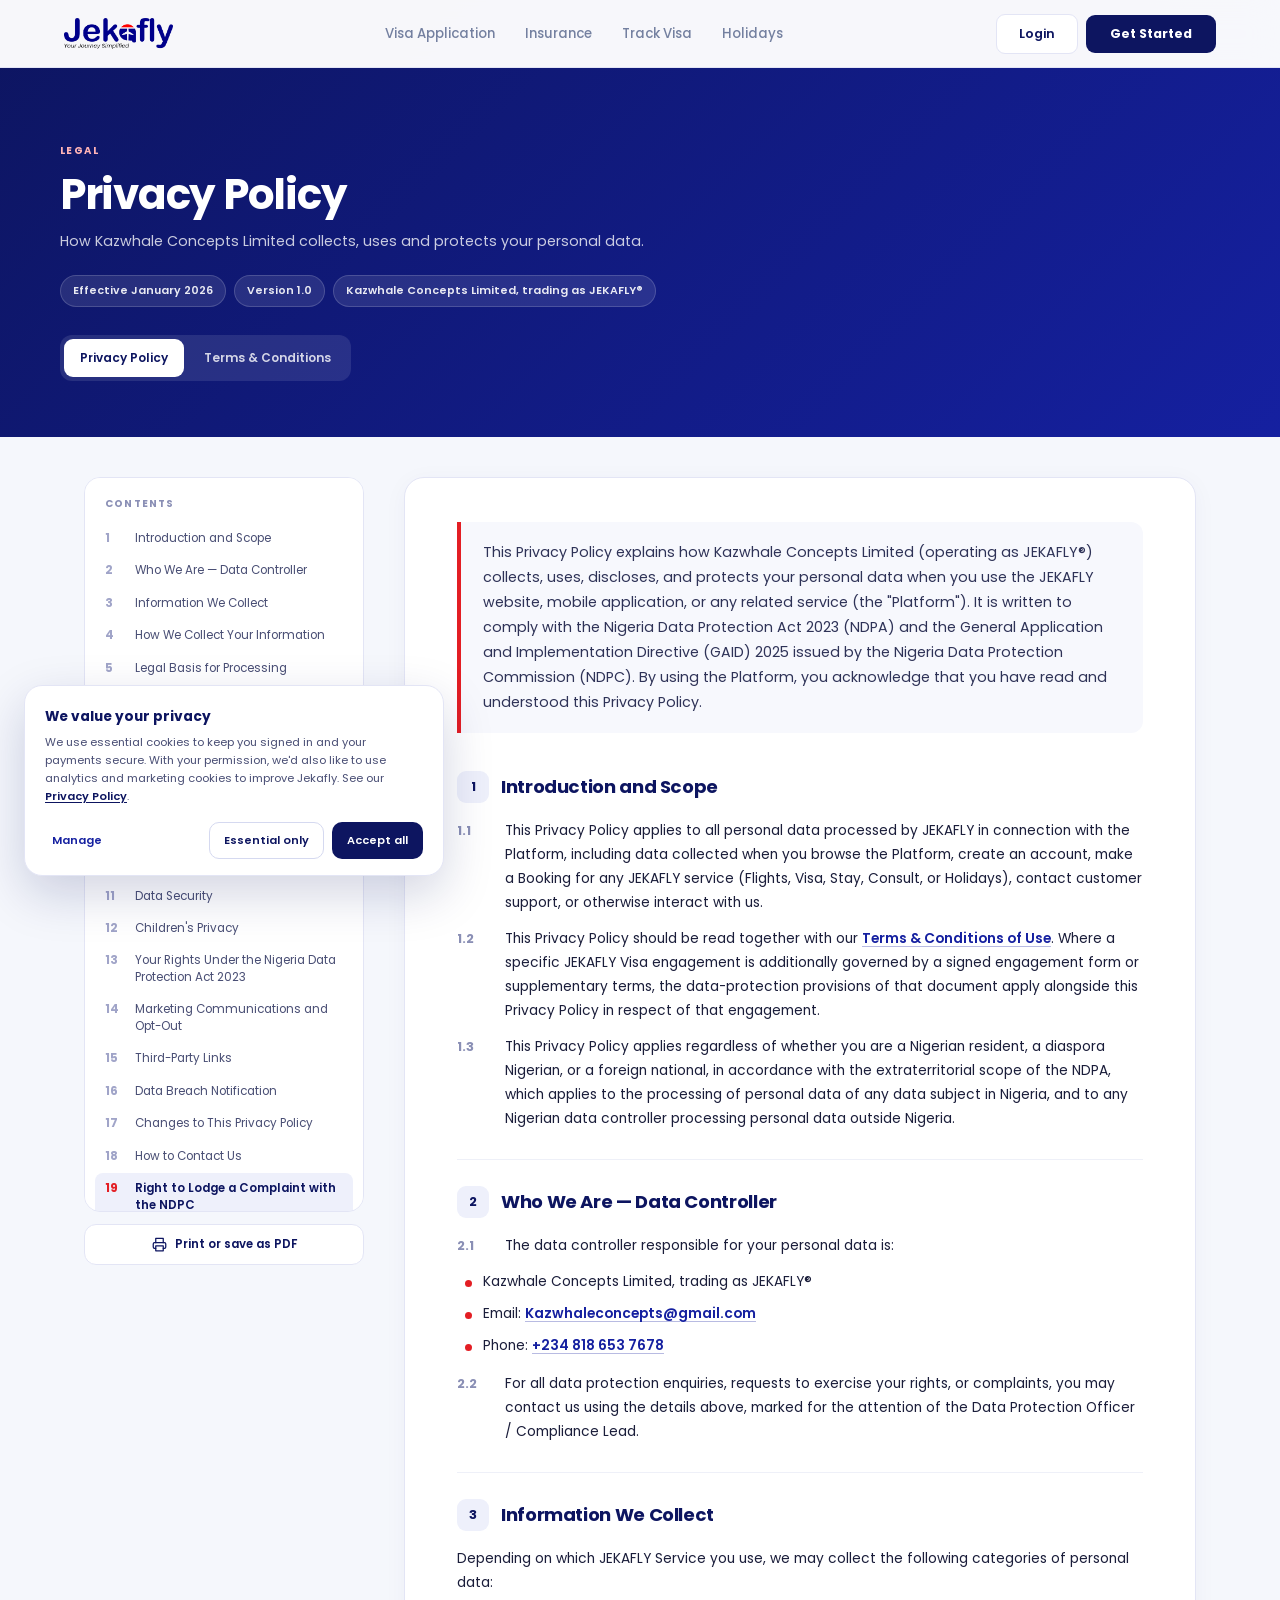
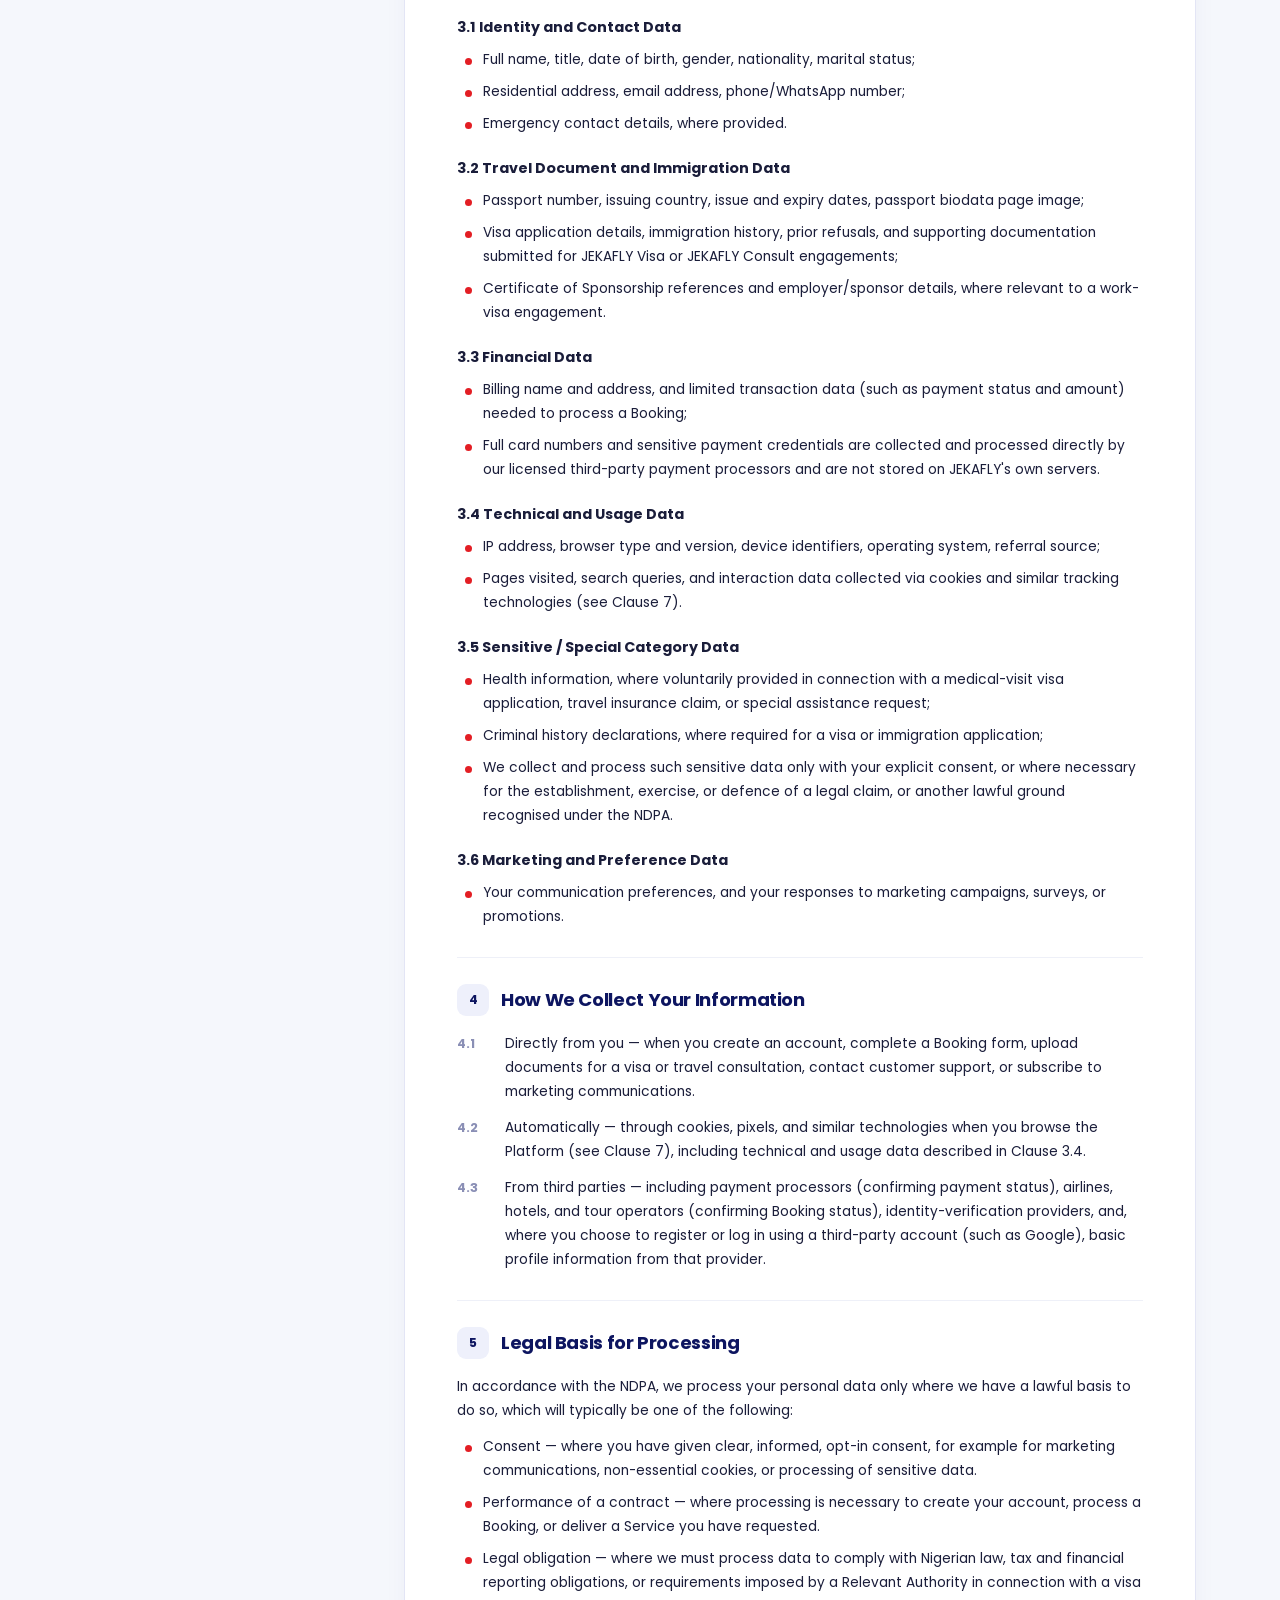
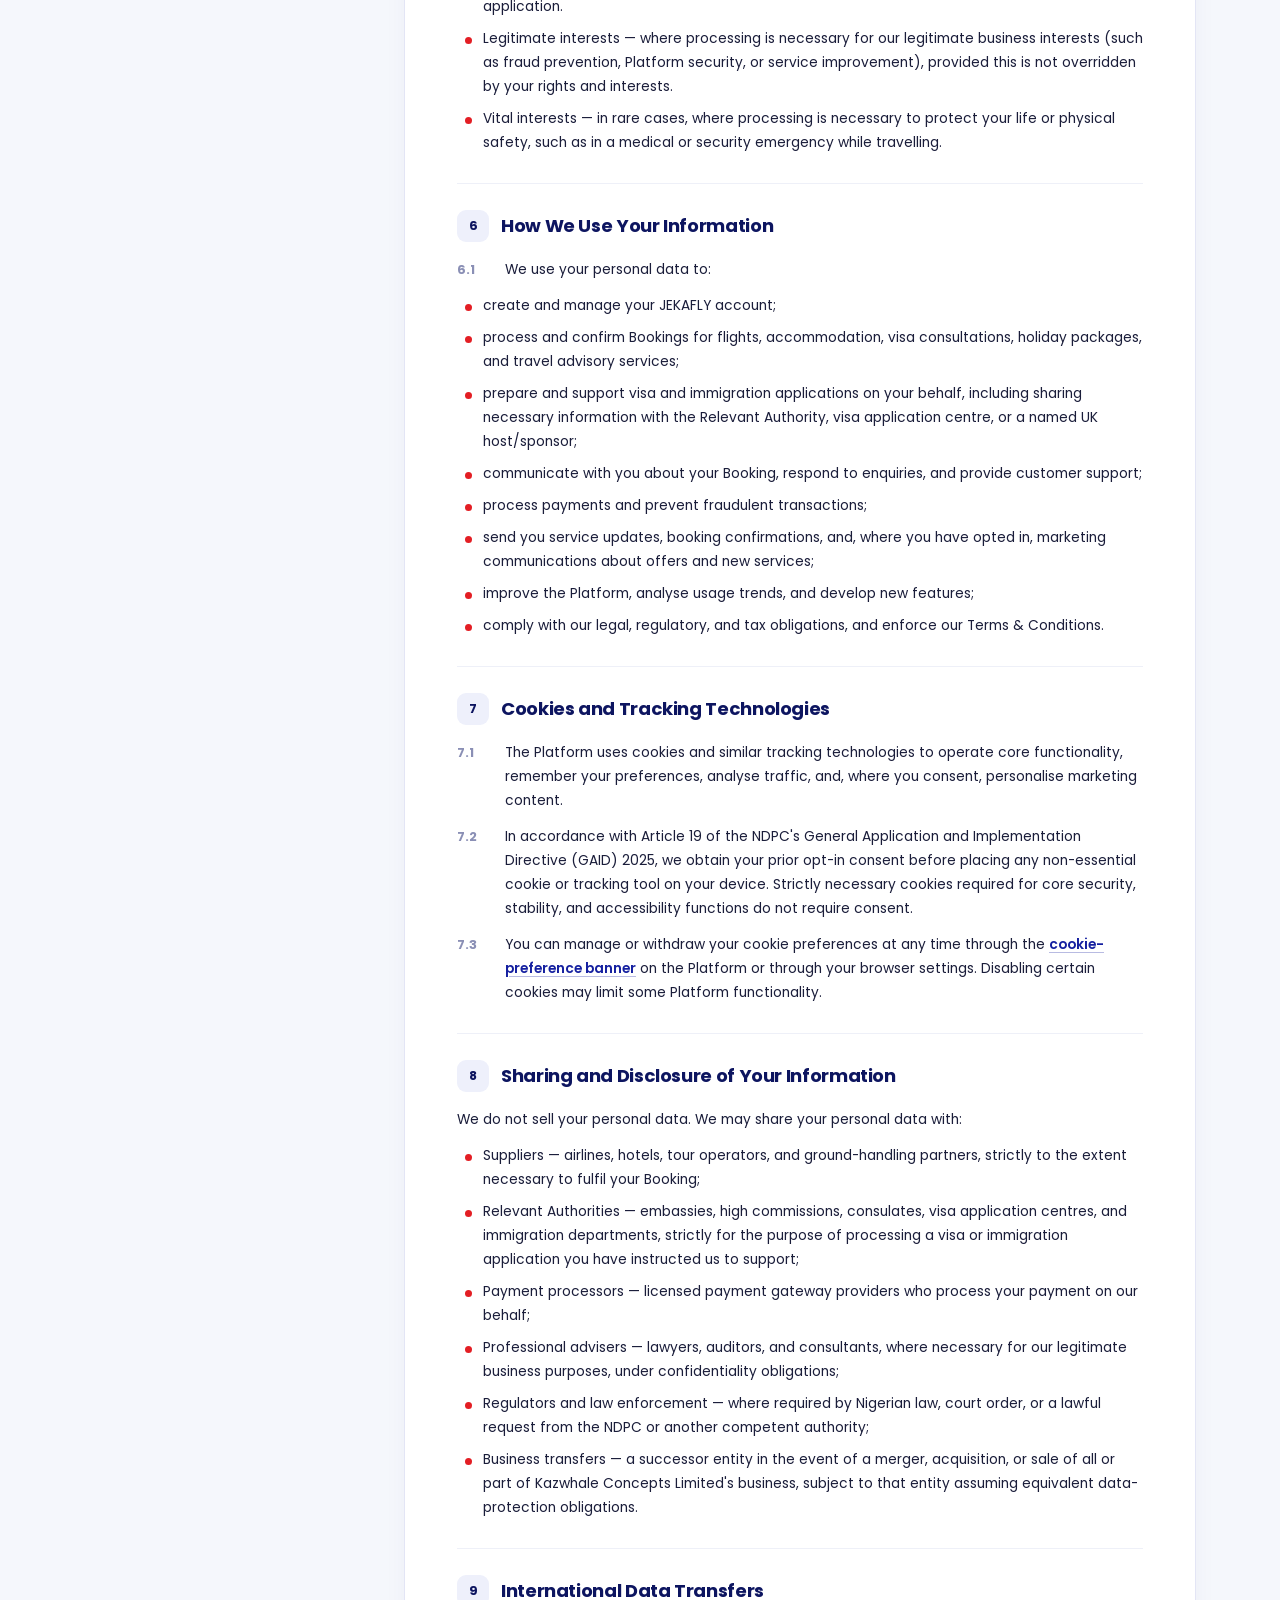
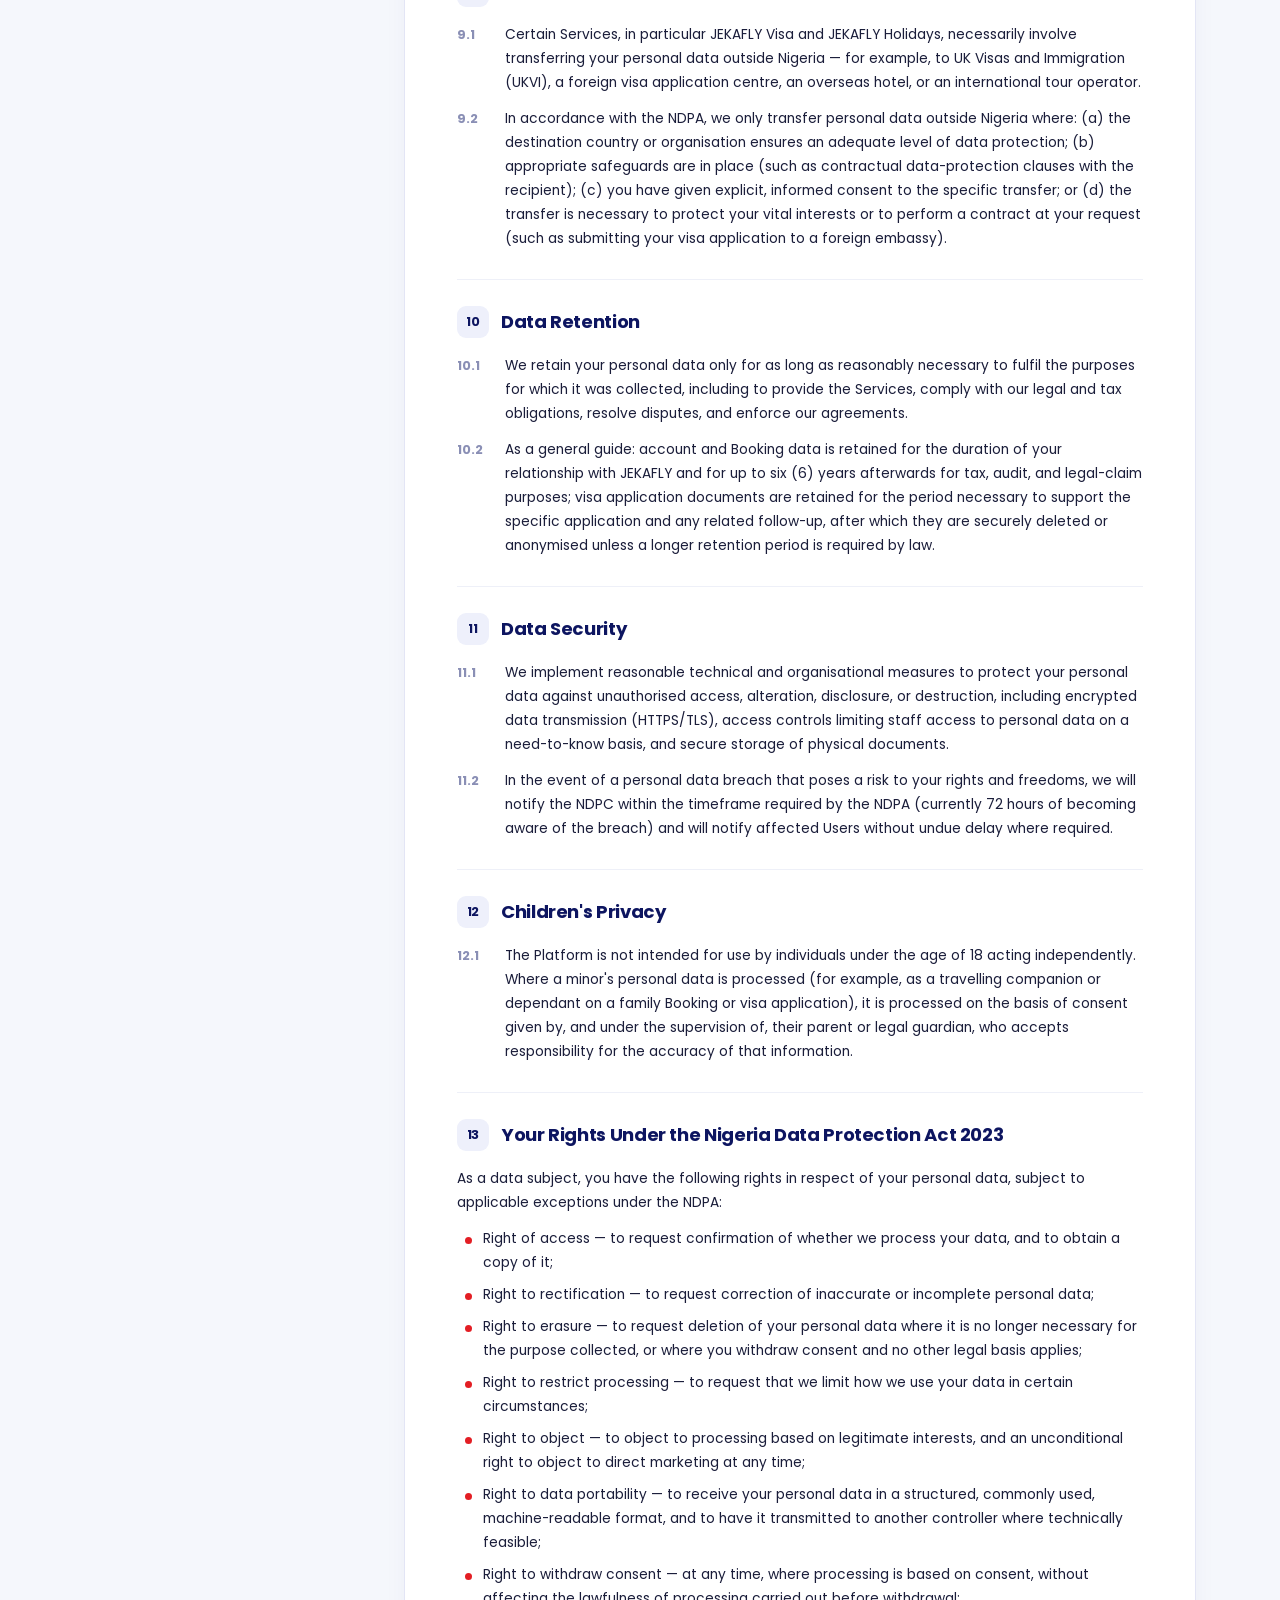
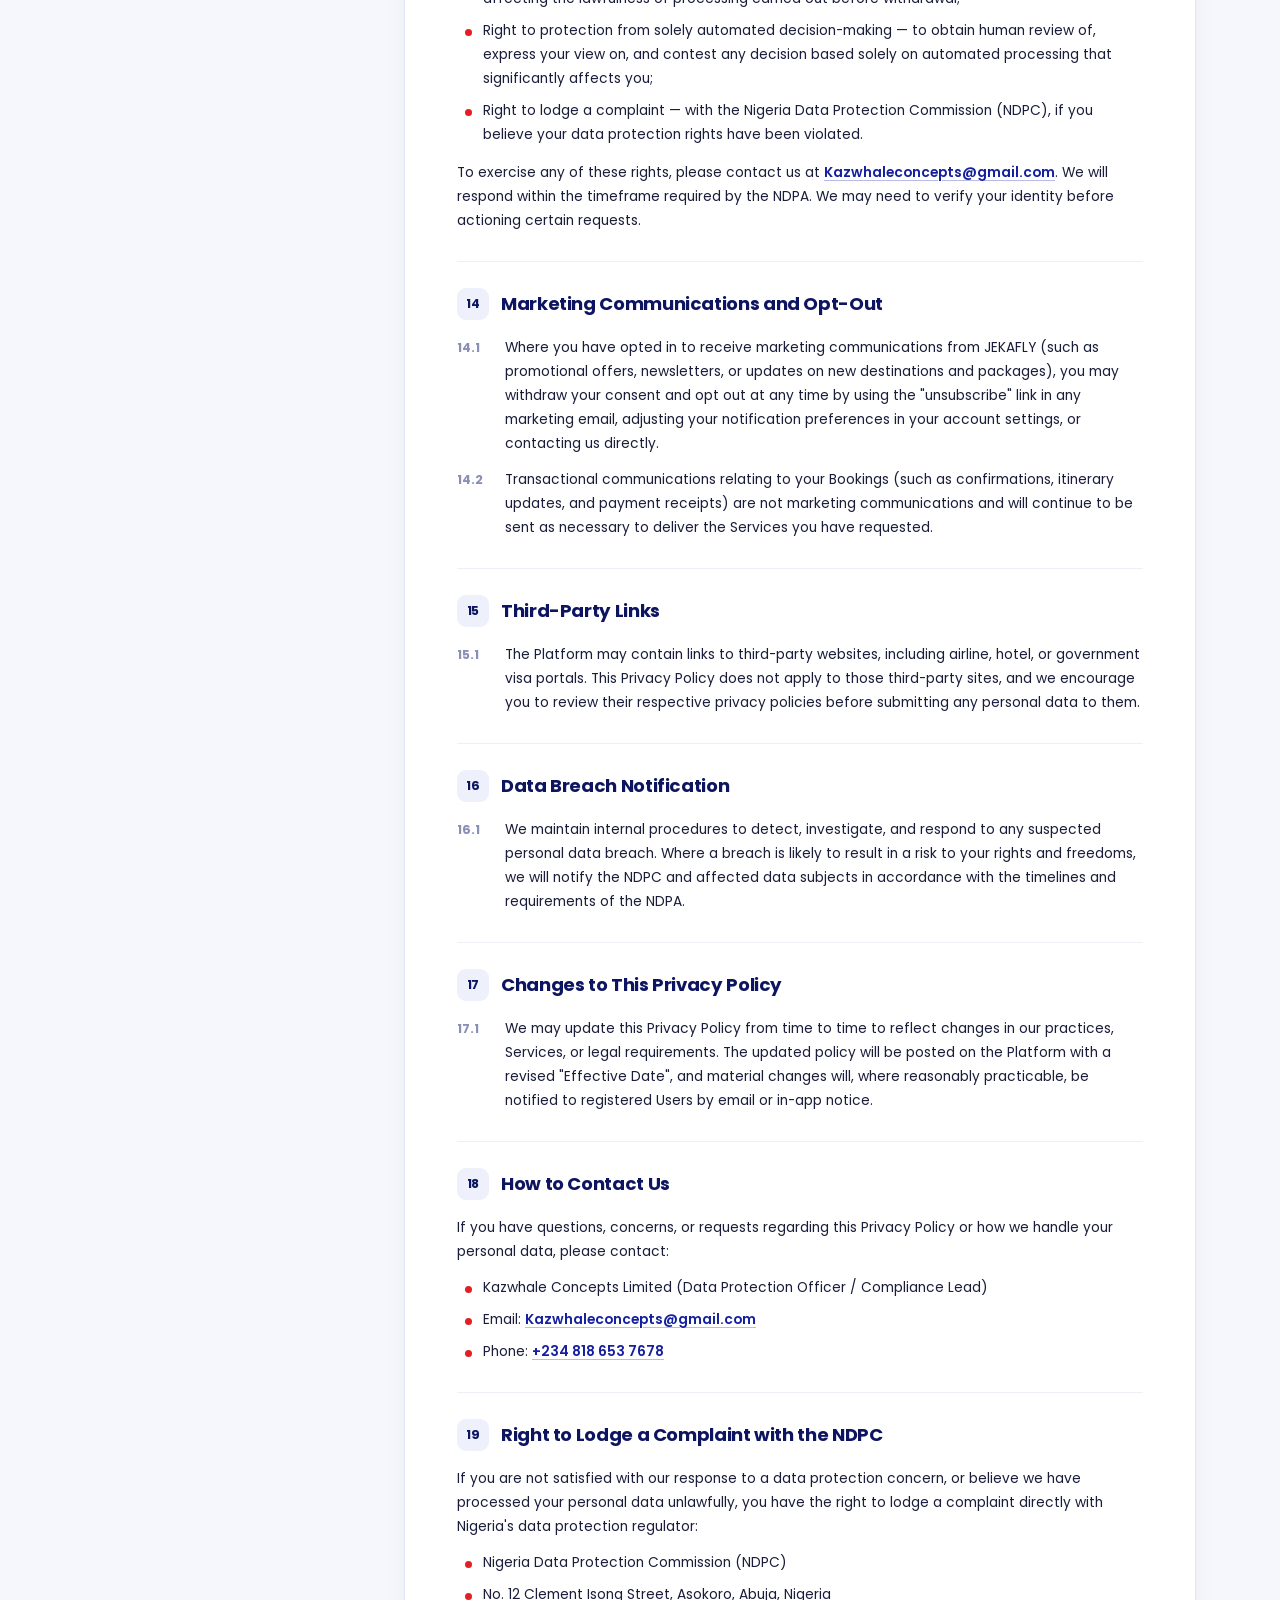
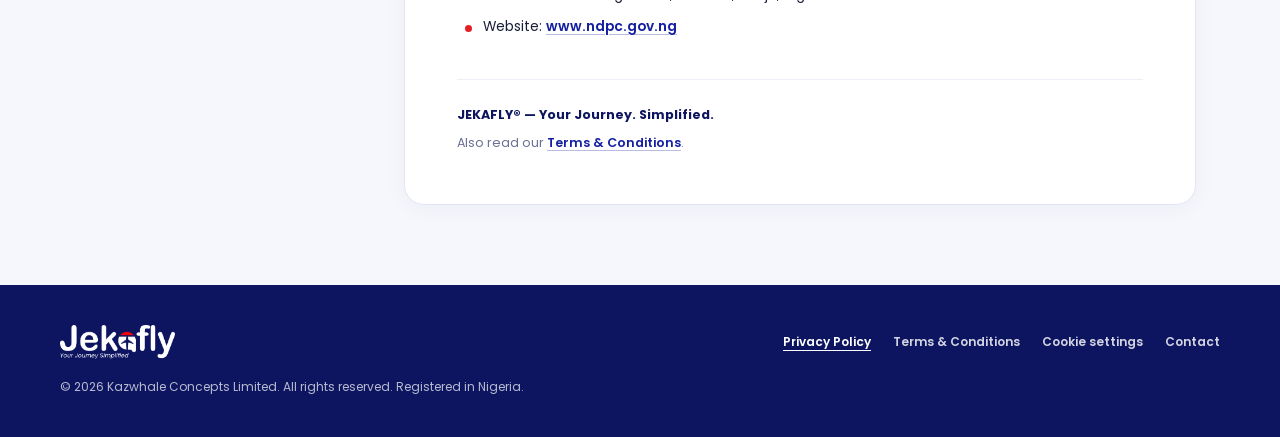
<file: jekafly_connected/privacy.html>
<!DOCTYPE html>
<html lang="en">

<head>
    <meta charset="UTF-8" />
    <meta name="viewport" content="width=device-width, initial-scale=1.0" />
    <title>Privacy Policy — Jekafly</title>
    <meta name="description" content="How Jekafly (Kazwhale Concepts Limited) collects, uses and protects your personal data under the Nigeria Data Protection Act 2023." />
    <meta name="robots" content="index, follow" />
    <link rel="canonical" href="https://jekafly.com/privacy" />
    <meta property="og:type" content="website" />
    <meta property="og:url" content="https://jekafly.com/privacy" />
    <meta property="og:site_name" content="Jekafly" />
    <meta property="og:title" content="Privacy Policy — Jekafly" />
    <meta property="og:description" content="How Jekafly (Kazwhale Concepts Limited) collects, uses and protects your personal data under the Nigeria Data Protection Act 2023." />
    <meta property="og:image" content="https://jekafly.com/assets/images/og-image.png" />
    <link rel="icon" type="image/svg+xml" href="favicon.svg" />
    <link rel="icon" type="image/x-icon" href="favicon.ico" />
    <link rel="icon" type="image/png" sizes="32x32" href="favicon-32x32.png" />
    <link rel="icon" type="image/png" sizes="16x16" href="favicon-16x16.png" />
    <link rel="apple-touch-icon" sizes="180x180" href="apple-touch-icon.png" />
    <link rel="manifest" href="site.webmanifest" />
    <link rel="preconnect" href="https://fonts.googleapis.com" />
    <link rel="preconnect" href="https://fonts.gstatic.com" crossorigin />
    <link href="https://fonts.googleapis.com/css2?family=Poppins:ital,wght@0,400;0,500;0,600;0,700;1,400&display=swap"
        rel="stylesheet" />
    <link rel="stylesheet" href="assets/css/styles.css" />
    <link rel="stylesheet" href="assets/css/legal.css" />
    <link rel="stylesheet" href="mobile.css" media="(max-width: 1024px)" />
</head>

<body class="lg-body">

    <nav id="main-nav">
        <a href="/" class="nav-logo">
            <img src="assets/images/JEKAFLY LOGO B-R 2.png" alt="Jekafly Logo" />
        </a>
        <div class="nav-links" id="nav-links">
            <a href="/visa">Visa Application</a>
            <a href="/visa#insurance">Insurance</a>
            <a href="/visa#track">Track Visa</a>
            <a href="/holidays">Holidays</a>
        </div>
        <div class="nav-cta" id="nav-cta-area">
            <a class="btn-outline" href="/visa">Back to Jekafly</a>
        </div>
        <button class="nav-toggle" id="nav-toggle" onclick="toggleNavMenu()" aria-label="Menu">
            <span class="nav-burger" id="nav-burger">
                <svg width="18" height="18" viewBox="0 0 24 24" fill="none" stroke="currentColor" stroke-width="2"
                    stroke-linecap="round">
                    <line x1="3" y1="6" x2="21" y2="6" />
                    <line x1="3" y1="12" x2="21" y2="12" />
                    <line x1="3" y1="18" x2="21" y2="18" />
                </svg>
            </span>
        </button>
    </nav>

    <div class="nav-mobile-drawer" id="nav-mobile-drawer">
        <div class="nav-mob-list">
            <a href="/visa" class="nav-mob-row"><span class="nav-mob-row-label">Visa Application</span></a>
            <a href="/visa#insurance" class="nav-mob-row"><span class="nav-mob-row-label">Insurance</span></a>
            <a href="/visa#track" class="nav-mob-row"><span class="nav-mob-row-label">Track Visa</span></a>
            <a href="/holidays" class="nav-mob-row"><span class="nav-mob-row-label">Holidays</span></a>
            <a href="/privacy" class="nav-mob-row"><span class="nav-mob-row-label">Privacy Policy</span></a>
            <a href="/terms" class="nav-mob-row"><span class="nav-mob-row-label">Terms &amp; Conditions</span></a>
        </div>
    </div>
    <div class="nav-mobile-overlay" id="nav-mobile-overlay" onclick="closeNavMenu()"></div>

    <header class="lg-hero">
        <div class="lg-hero-inner">
            <div class="lg-eyebrow">Legal</div>
            <h1 class="lg-title">Privacy Policy</h1>
            <p class="lg-subtitle">How Kazwhale Concepts Limited collects, uses and protects your personal data.</p>
            <div class="lg-meta">
                <span>Effective January 2026</span>
                <span>Version 1.0</span>
                <span>Kazwhale Concepts Limited, trading as JEKAFLY®</span>
            </div>
            <div class="lg-switch">
                <a href="/privacy" class="lg-switch-link lg-foot-active">Privacy Policy</a>
                <a href="/terms" class="lg-switch-link">Terms &amp; Conditions</a>
            </div>
        </div>
    </header>

    <main class="lg-wrap">
        <aside class="lg-aside">
            <details class="lg-toc" id="lg-toc" open>
                <summary class="lg-toc-title">Contents</summary>
                <div class="lg-toc-list" role="navigation" aria-label="Contents">
                    <a href="#s1-introduction-and-scope" class="lg-toc-link"><span>1</span>Introduction and Scope</a>
                    <a href="#s2-who-we-are-data-controller" class="lg-toc-link"><span>2</span>Who We Are — Data Controller</a>
                    <a href="#s3-information-we-collect" class="lg-toc-link"><span>3</span>Information We Collect</a>
                    <a href="#s4-how-we-collect-your-information" class="lg-toc-link"><span>4</span>How We Collect Your Information</a>
                    <a href="#s5-legal-basis-for-processing" class="lg-toc-link"><span>5</span>Legal Basis for Processing</a>
                    <a href="#s6-how-we-use-your-information" class="lg-toc-link"><span>6</span>How We Use Your Information</a>
                    <a href="#s7-cookies-and-tracking-technologies" class="lg-toc-link"><span>7</span>Cookies and Tracking Technologies</a>
                    <a href="#s8-sharing-and-disclosure-of-your-information" class="lg-toc-link"><span>8</span>Sharing and Disclosure of Your Information</a>
                    <a href="#s9-international-data-transfers" class="lg-toc-link"><span>9</span>International Data Transfers</a>
                    <a href="#s10-data-retention" class="lg-toc-link"><span>10</span>Data Retention</a>
                    <a href="#s11-data-security" class="lg-toc-link"><span>11</span>Data Security</a>
                    <a href="#s12-children-s-privacy" class="lg-toc-link"><span>12</span>Children's Privacy</a>
                    <a href="#s13-your-rights-under-the-nigeria-data-protection-act-2023" class="lg-toc-link"><span>13</span>Your Rights Under the Nigeria Data Protection Act 2023</a>
                    <a href="#s14-marketing-communications-and-opt-out" class="lg-toc-link"><span>14</span>Marketing Communications and Opt-Out</a>
                    <a href="#s15-third-party-links" class="lg-toc-link"><span>15</span>Third-Party Links</a>
                    <a href="#s16-data-breach-notification" class="lg-toc-link"><span>16</span>Data Breach Notification</a>
                    <a href="#s17-changes-to-this-privacy-policy" class="lg-toc-link"><span>17</span>Changes to This Privacy Policy</a>
                    <a href="#s18-how-to-contact-us" class="lg-toc-link"><span>18</span>How to Contact Us</a>
                    <a href="#s19-right-to-lodge-a-complaint-with-the-ndpc" class="lg-toc-link"><span>19</span>Right to Lodge a Complaint with the NDPC</a>
                </div>
            </details>
            <button type="button" class="lg-print" onclick="window.print()">
                <svg width="15" height="15" viewBox="0 0 24 24" fill="none" stroke="currentColor" stroke-width="2"
                    stroke-linecap="round" stroke-linejoin="round">
                    <polyline points="6 9 6 2 18 2 18 9" />
                    <path d="M6 18H4a2 2 0 0 1-2-2v-5a2 2 0 0 1 2-2h16a2 2 0 0 1 2 2v5a2 2 0 0 1-2 2h-2" />
                    <rect x="6" y="14" width="12" height="8" />
                </svg>
                Print or save as PDF
            </button>
        </aside>

        <article class="lg-doc">
            <p class="lg-intro">This Privacy Policy explains how Kazwhale Concepts Limited (operating as JEKAFLY®) collects, uses, discloses, and protects your personal data when you use the JEKAFLY website, mobile application, or any related service (the "Platform"). It is written to comply with the Nigeria Data Protection Act 2023 (NDPA) and the General Application and Implementation Directive (GAID) 2025 issued by the Nigeria Data Protection Commission (NDPC). By using the Platform, you acknowledge that you have read and understood this Privacy Policy.</p>

            <section class="lg-section" id="s1-introduction-and-scope">
                <h2 class="lg-h2"><span class="lg-num">1</span>Introduction and Scope</h2>
                <p class="lg-clause"><span class="lg-cnum">1.1</span><span>This Privacy Policy applies to all personal data processed by JEKAFLY in connection with the Platform, including data collected when you browse the Platform, create an account, make a Booking for any JEKAFLY service (Flights, Visa, Stay, Consult, or Holidays), contact customer support, or otherwise interact with us.</span></p>
                <p class="lg-clause"><span class="lg-cnum">1.2</span><span>This Privacy Policy should be read together with our <a href="/terms">Terms &amp; Conditions of Use</a>. Where a specific JEKAFLY Visa engagement is additionally governed by a signed engagement form or supplementary terms, the data-protection provisions of that document apply alongside this Privacy Policy in respect of that engagement.</span></p>
                <p class="lg-clause"><span class="lg-cnum">1.3</span><span>This Privacy Policy applies regardless of whether you are a Nigerian resident, a diaspora Nigerian, or a foreign national, in accordance with the extraterritorial scope of the NDPA, which applies to the processing of personal data of any data subject in Nigeria, and to any Nigerian data controller processing personal data outside Nigeria.</span></p>
            </section>

            <section class="lg-section" id="s2-who-we-are-data-controller">
                <h2 class="lg-h2"><span class="lg-num">2</span>Who We Are — Data Controller</h2>
                <p class="lg-clause"><span class="lg-cnum">2.1</span><span>The data controller responsible for your personal data is:</span></p>
                <ul class="lg-list">
                    <li>Kazwhale Concepts Limited, trading as JEKAFLY®</li>
                    <li>Email: <a href="mailto:Kazwhaleconcepts@gmail.com">Kazwhaleconcepts@gmail.com</a></li>
                    <li>Phone: <a href="tel:+2348186537678">+234 818 653 7678</a></li>
                </ul>
                <p class="lg-clause"><span class="lg-cnum">2.2</span><span>For all data protection enquiries, requests to exercise your rights, or complaints, you may contact us using the details above, marked for the attention of the Data Protection Officer / Compliance Lead.</span></p>
            </section>

            <section class="lg-section" id="s3-information-we-collect">
                <h2 class="lg-h2"><span class="lg-num">3</span>Information We Collect</h2>
                <p class="lg-p">Depending on which JEKAFLY Service you use, we may collect the following categories of personal data:</p>
                <h3 class="lg-h3">3.1 Identity and Contact Data</h3>
                <ul class="lg-list">
                    <li>Full name, title, date of birth, gender, nationality, marital status;</li>
                    <li>Residential address, email address, phone/WhatsApp number;</li>
                    <li>Emergency contact details, where provided.</li>
                </ul>
                <h3 class="lg-h3">3.2 Travel Document and Immigration Data</h3>
                <ul class="lg-list">
                    <li>Passport number, issuing country, issue and expiry dates, passport biodata page image;</li>
                    <li>Visa application details, immigration history, prior refusals, and supporting documentation submitted for JEKAFLY Visa or JEKAFLY Consult engagements;</li>
                    <li>Certificate of Sponsorship references and employer/sponsor details, where relevant to a work-visa engagement.</li>
                </ul>
                <h3 class="lg-h3">3.3 Financial Data</h3>
                <ul class="lg-list">
                    <li>Billing name and address, and limited transaction data (such as payment status and amount) needed to process a Booking;</li>
                    <li>Full card numbers and sensitive payment credentials are collected and processed directly by our licensed third-party payment processors and are not stored on JEKAFLY's own servers.</li>
                </ul>
                <h3 class="lg-h3">3.4 Technical and Usage Data</h3>
                <ul class="lg-list">
                    <li>IP address, browser type and version, device identifiers, operating system, referral source;</li>
                    <li>Pages visited, search queries, and interaction data collected via cookies and similar tracking technologies (see Clause 7).</li>
                </ul>
                <h3 class="lg-h3">3.5 Sensitive / Special Category Data</h3>
                <ul class="lg-list">
                    <li>Health information, where voluntarily provided in connection with a medical-visit visa application, travel insurance claim, or special assistance request;</li>
                    <li>Criminal history declarations, where required for a visa or immigration application;</li>
                    <li>We collect and process such sensitive data only with your explicit consent, or where necessary for the establishment, exercise, or defence of a legal claim, or another lawful ground recognised under the NDPA.</li>
                </ul>
                <h3 class="lg-h3">3.6 Marketing and Preference Data</h3>
                <ul class="lg-list">
                    <li>Your communication preferences, and your responses to marketing campaigns, surveys, or promotions.</li>
                </ul>
            </section>

            <section class="lg-section" id="s4-how-we-collect-your-information">
                <h2 class="lg-h2"><span class="lg-num">4</span>How We Collect Your Information</h2>
                <p class="lg-clause"><span class="lg-cnum">4.1</span><span>Directly from you — when you create an account, complete a Booking form, upload documents for a visa or travel consultation, contact customer support, or subscribe to marketing communications.</span></p>
                <p class="lg-clause"><span class="lg-cnum">4.2</span><span>Automatically — through cookies, pixels, and similar technologies when you browse the Platform (see Clause 7), including technical and usage data described in Clause 3.4.</span></p>
                <p class="lg-clause"><span class="lg-cnum">4.3</span><span>From third parties — including payment processors (confirming payment status), airlines, hotels, and tour operators (confirming Booking status), identity-verification providers, and, where you choose to register or log in using a third-party account (such as Google), basic profile information from that provider.</span></p>
            </section>

            <section class="lg-section" id="s5-legal-basis-for-processing">
                <h2 class="lg-h2"><span class="lg-num">5</span>Legal Basis for Processing</h2>
                <p class="lg-p">In accordance with the NDPA, we process your personal data only where we have a lawful basis to do so, which will typically be one of the following:</p>
                <ul class="lg-list">
                    <li>Consent — where you have given clear, informed, opt-in consent, for example for marketing communications, non-essential cookies, or processing of sensitive data.</li>
                    <li>Performance of a contract — where processing is necessary to create your account, process a Booking, or deliver a Service you have requested.</li>
                    <li>Legal obligation — where we must process data to comply with Nigerian law, tax and financial reporting obligations, or requirements imposed by a Relevant Authority in connection with a visa application.</li>
                    <li>Legitimate interests — where processing is necessary for our legitimate business interests (such as fraud prevention, Platform security, or service improvement), provided this is not overridden by your rights and interests.</li>
                    <li>Vital interests — in rare cases, where processing is necessary to protect your life or physical safety, such as in a medical or security emergency while travelling.</li>
                </ul>
            </section>

            <section class="lg-section" id="s6-how-we-use-your-information">
                <h2 class="lg-h2"><span class="lg-num">6</span>How We Use Your Information</h2>
                <p class="lg-clause"><span class="lg-cnum">6.1</span><span>We use your personal data to:</span></p>
                <ul class="lg-list">
                    <li>create and manage your JEKAFLY account;</li>
                    <li>process and confirm Bookings for flights, accommodation, visa consultations, holiday packages, and travel advisory services;</li>
                    <li>prepare and support visa and immigration applications on your behalf, including sharing necessary information with the Relevant Authority, visa application centre, or a named UK host/sponsor;</li>
                    <li>communicate with you about your Booking, respond to enquiries, and provide customer support;</li>
                    <li>process payments and prevent fraudulent transactions;</li>
                    <li>send you service updates, booking confirmations, and, where you have opted in, marketing communications about offers and new services;</li>
                    <li>improve the Platform, analyse usage trends, and develop new features;</li>
                    <li>comply with our legal, regulatory, and tax obligations, and enforce our Terms &amp; Conditions.</li>
                </ul>
            </section>

            <section class="lg-section" id="s7-cookies-and-tracking-technologies">
                <h2 class="lg-h2"><span class="lg-num">7</span>Cookies and Tracking Technologies</h2>
                <p class="lg-clause"><span class="lg-cnum">7.1</span><span>The Platform uses cookies and similar tracking technologies to operate core functionality, remember your preferences, analyse traffic, and, where you consent, personalise marketing content.</span></p>
                <p class="lg-clause"><span class="lg-cnum">7.2</span><span>In accordance with Article 19 of the NDPC's General Application and Implementation Directive (GAID) 2025, we obtain your prior opt-in consent before placing any non-essential cookie or tracking tool on your device. Strictly necessary cookies required for core security, stability, and accessibility functions do not require consent.</span></p>
                <p class="lg-clause"><span class="lg-cnum">7.3</span><span>You can manage or withdraw your cookie preferences at any time through the <a href="#cookie-settings">cookie-preference banner</a> on the Platform or through your browser settings. Disabling certain cookies may limit some Platform functionality.</span></p>
            </section>

            <section class="lg-section" id="s8-sharing-and-disclosure-of-your-information">
                <h2 class="lg-h2"><span class="lg-num">8</span>Sharing and Disclosure of Your Information</h2>
                <p class="lg-p">We do not sell your personal data. We may share your personal data with:</p>
                <ul class="lg-list">
                    <li>Suppliers — airlines, hotels, tour operators, and ground-handling partners, strictly to the extent necessary to fulfil your Booking;</li>
                    <li>Relevant Authorities — embassies, high commissions, consulates, visa application centres, and immigration departments, strictly for the purpose of processing a visa or immigration application you have instructed us to support;</li>
                    <li>Payment processors — licensed payment gateway providers who process your payment on our behalf;</li>
                    <li>Professional advisers — lawyers, auditors, and consultants, where necessary for our legitimate business purposes, under confidentiality obligations;</li>
                    <li>Regulators and law enforcement — where required by Nigerian law, court order, or a lawful request from the NDPC or another competent authority;</li>
                    <li>Business transfers — a successor entity in the event of a merger, acquisition, or sale of all or part of Kazwhale Concepts Limited's business, subject to that entity assuming equivalent data-protection obligations.</li>
                </ul>
            </section>

            <section class="lg-section" id="s9-international-data-transfers">
                <h2 class="lg-h2"><span class="lg-num">9</span>International Data Transfers</h2>
                <p class="lg-clause"><span class="lg-cnum">9.1</span><span>Certain Services, in particular JEKAFLY Visa and JEKAFLY Holidays, necessarily involve transferring your personal data outside Nigeria — for example, to UK Visas and Immigration (UKVI), a foreign visa application centre, an overseas hotel, or an international tour operator.</span></p>
                <p class="lg-clause"><span class="lg-cnum">9.2</span><span>In accordance with the NDPA, we only transfer personal data outside Nigeria where: (a) the destination country or organisation ensures an adequate level of data protection; (b) appropriate safeguards are in place (such as contractual data-protection clauses with the recipient); (c) you have given explicit, informed consent to the specific transfer; or (d) the transfer is necessary to protect your vital interests or to perform a contract at your request (such as submitting your visa application to a foreign embassy).</span></p>
            </section>

            <section class="lg-section" id="s10-data-retention">
                <h2 class="lg-h2"><span class="lg-num">10</span>Data Retention</h2>
                <p class="lg-clause"><span class="lg-cnum">10.1</span><span>We retain your personal data only for as long as reasonably necessary to fulfil the purposes for which it was collected, including to provide the Services, comply with our legal and tax obligations, resolve disputes, and enforce our agreements.</span></p>
                <p class="lg-clause"><span class="lg-cnum">10.2</span><span>As a general guide: account and Booking data is retained for the duration of your relationship with JEKAFLY and for up to six (6) years afterwards for tax, audit, and legal-claim purposes; visa application documents are retained for the period necessary to support the specific application and any related follow-up, after which they are securely deleted or anonymised unless a longer retention period is required by law.</span></p>
            </section>

            <section class="lg-section" id="s11-data-security">
                <h2 class="lg-h2"><span class="lg-num">11</span>Data Security</h2>
                <p class="lg-clause"><span class="lg-cnum">11.1</span><span>We implement reasonable technical and organisational measures to protect your personal data against unauthorised access, alteration, disclosure, or destruction, including encrypted data transmission (HTTPS/TLS), access controls limiting staff access to personal data on a need-to-know basis, and secure storage of physical documents.</span></p>
                <p class="lg-clause"><span class="lg-cnum">11.2</span><span>In the event of a personal data breach that poses a risk to your rights and freedoms, we will notify the NDPC within the timeframe required by the NDPA (currently 72 hours of becoming aware of the breach) and will notify affected Users without undue delay where required.</span></p>
            </section>

            <section class="lg-section" id="s12-children-s-privacy">
                <h2 class="lg-h2"><span class="lg-num">12</span>Children's Privacy</h2>
                <p class="lg-clause"><span class="lg-cnum">12.1</span><span>The Platform is not intended for use by individuals under the age of 18 acting independently. Where a minor's personal data is processed (for example, as a travelling companion or dependant on a family Booking or visa application), it is processed on the basis of consent given by, and under the supervision of, their parent or legal guardian, who accepts responsibility for the accuracy of that information.</span></p>
            </section>

            <section class="lg-section" id="s13-your-rights-under-the-nigeria-data-protection-act-2023">
                <h2 class="lg-h2"><span class="lg-num">13</span>Your Rights Under the Nigeria Data Protection Act 2023</h2>
                <p class="lg-p">As a data subject, you have the following rights in respect of your personal data, subject to applicable exceptions under the NDPA:</p>
                <ul class="lg-list">
                    <li>Right of access — to request confirmation of whether we process your data, and to obtain a copy of it;</li>
                    <li>Right to rectification — to request correction of inaccurate or incomplete personal data;</li>
                    <li>Right to erasure — to request deletion of your personal data where it is no longer necessary for the purpose collected, or where you withdraw consent and no other legal basis applies;</li>
                    <li>Right to restrict processing — to request that we limit how we use your data in certain circumstances;</li>
                    <li>Right to object — to object to processing based on legitimate interests, and an unconditional right to object to direct marketing at any time;</li>
                    <li>Right to data portability — to receive your personal data in a structured, commonly used, machine-readable format, and to have it transmitted to another controller where technically feasible;</li>
                    <li>Right to withdraw consent — at any time, where processing is based on consent, without affecting the lawfulness of processing carried out before withdrawal;</li>
                    <li>Right to protection from solely automated decision-making — to obtain human review of, express your view on, and contest any decision based solely on automated processing that significantly affects you;</li>
                    <li>Right to lodge a complaint — with the Nigeria Data Protection Commission (NDPC), if you believe your data protection rights have been violated.</li>
                </ul>
                <p class="lg-p">To exercise any of these rights, please contact us at <a href="mailto:Kazwhaleconcepts@gmail.com">Kazwhaleconcepts@gmail.com</a>. We will respond within the timeframe required by the NDPA. We may need to verify your identity before actioning certain requests.</p>
            </section>

            <section class="lg-section" id="s14-marketing-communications-and-opt-out">
                <h2 class="lg-h2"><span class="lg-num">14</span>Marketing Communications and Opt-Out</h2>
                <p class="lg-clause"><span class="lg-cnum">14.1</span><span>Where you have opted in to receive marketing communications from JEKAFLY (such as promotional offers, newsletters, or updates on new destinations and packages), you may withdraw your consent and opt out at any time by using the "unsubscribe" link in any marketing email, adjusting your notification preferences in your account settings, or contacting us directly.</span></p>
                <p class="lg-clause"><span class="lg-cnum">14.2</span><span>Transactional communications relating to your Bookings (such as confirmations, itinerary updates, and payment receipts) are not marketing communications and will continue to be sent as necessary to deliver the Services you have requested.</span></p>
            </section>

            <section class="lg-section" id="s15-third-party-links">
                <h2 class="lg-h2"><span class="lg-num">15</span>Third-Party Links</h2>
                <p class="lg-clause"><span class="lg-cnum">15.1</span><span>The Platform may contain links to third-party websites, including airline, hotel, or government visa portals. This Privacy Policy does not apply to those third-party sites, and we encourage you to review their respective privacy policies before submitting any personal data to them.</span></p>
            </section>

            <section class="lg-section" id="s16-data-breach-notification">
                <h2 class="lg-h2"><span class="lg-num">16</span>Data Breach Notification</h2>
                <p class="lg-clause"><span class="lg-cnum">16.1</span><span>We maintain internal procedures to detect, investigate, and respond to any suspected personal data breach. Where a breach is likely to result in a risk to your rights and freedoms, we will notify the NDPC and affected data subjects in accordance with the timelines and requirements of the NDPA.</span></p>
            </section>

            <section class="lg-section" id="s17-changes-to-this-privacy-policy">
                <h2 class="lg-h2"><span class="lg-num">17</span>Changes to This Privacy Policy</h2>
                <p class="lg-clause"><span class="lg-cnum">17.1</span><span>We may update this Privacy Policy from time to time to reflect changes in our practices, Services, or legal requirements. The updated policy will be posted on the Platform with a revised "Effective Date", and material changes will, where reasonably practicable, be notified to registered Users by email or in-app notice.</span></p>
            </section>

            <section class="lg-section" id="s18-how-to-contact-us">
                <h2 class="lg-h2"><span class="lg-num">18</span>How to Contact Us</h2>
                <p class="lg-p">If you have questions, concerns, or requests regarding this Privacy Policy or how we handle your personal data, please contact:</p>
                <ul class="lg-list">
                    <li>Kazwhale Concepts Limited (Data Protection Officer / Compliance Lead)</li>
                    <li>Email: <a href="mailto:Kazwhaleconcepts@gmail.com">Kazwhaleconcepts@gmail.com</a></li>
                    <li>Phone: <a href="tel:+2348186537678">+234 818 653 7678</a></li>
                </ul>
            </section>

            <section class="lg-section" id="s19-right-to-lodge-a-complaint-with-the-ndpc">
                <h2 class="lg-h2"><span class="lg-num">19</span>Right to Lodge a Complaint with the NDPC</h2>
                <p class="lg-p">If you are not satisfied with our response to a data protection concern, or believe we have processed your personal data unlawfully, you have the right to lodge a complaint directly with Nigeria's data protection regulator:</p>
                <ul class="lg-list">
                    <li>Nigeria Data Protection Commission (NDPC)</li>
                    <li>No. 12 Clement Isong Street, Asokoro, Abuja, Nigeria</li>
                    <li>Website: <a href="https://ndpc.gov.ng" target="_blank" rel="noopener">www.ndpc.gov.ng</a></li>
                </ul>
            </section>

            <div class="lg-end">
                <p class="lg-end-tag">JEKAFLY® — Your Journey. Simplified.</p>
                <p>Also read our <a href="/terms">Terms &amp; Conditions</a>.</p>
            </div>
        </article>
    </main>

    <footer class="lg-footer">
        <div class="lg-footer-inner">
            <a href="/"><img src="assets/images/JEKAFLY LOGO W-R 2.png" alt="Jekafly" class="lg-footer-logo" /></a>
            <div class="lg-footer-links">
                <a href="/privacy" class="lg-foot lg-foot-active">Privacy Policy</a>
                <a href="/terms" class="lg-foot">Terms &amp; Conditions</a>
                <a href="#cookie-settings" class="lg-foot">Cookie settings</a>
                <a href="mailto:Kazwhaleconcepts@gmail.com" class="lg-foot">Contact</a>
            </div>
            <p>&#169; 2026 Kazwhale Concepts Limited. All rights reserved. Registered in Nigeria.</p>
        </div>
    </footer>

    <script src="assets/js/api.js"></script>
    <script src="assets/js/app.js"></script>
    <script src="assets/js/cookie-consent.js" defer></script>
    <script src="mobile.js" defer></script>
    <script>
        window.addEventListener('scroll', function () {
            document.querySelector('nav')?.classList.toggle('scrolled', window.scrollY > 20);
        });

        (function () {
            var toc = document.getElementById('lg-toc');
            var mq = window.matchMedia('(max-width: 960px)');
            function syncToc() { if (mq.matches) toc.removeAttribute('open'); else toc.setAttribute('open', ''); }
            syncToc();
            mq.addEventListener('change', syncToc);

            var links = Array.prototype.slice.call(document.querySelectorAll('.lg-toc-link'));
            links.forEach(function (a) {
                a.addEventListener('click', function () { if (mq.matches) toc.removeAttribute('open'); });
            });
            var byId = {};
            links.forEach(function (a) { byId[a.getAttribute('href').slice(1)] = a; });
            var io = new IntersectionObserver(function (entries) {
                entries.forEach(function (e) {
                    if (!e.isIntersecting) return;
                    links.forEach(function (a) { a.classList.remove('active'); });
                    var a = byId[e.target.id];
                    if (a) {
                        a.classList.add('active');
                        if (!mq.matches) {
                            var top = a.offsetTop - toc.offsetTop, h = toc.clientHeight;
                            if (top < toc.scrollTop + 40 || top > toc.scrollTop + h - 60) toc.scrollTop = top - h / 3;
                        }
                    }
                });
            }, { rootMargin: '-90px 0px -70% 0px' });
            document.querySelectorAll('.lg-section').forEach(function (s) { io.observe(s); });
        })();
    </script>

</body>

</html>
</file>
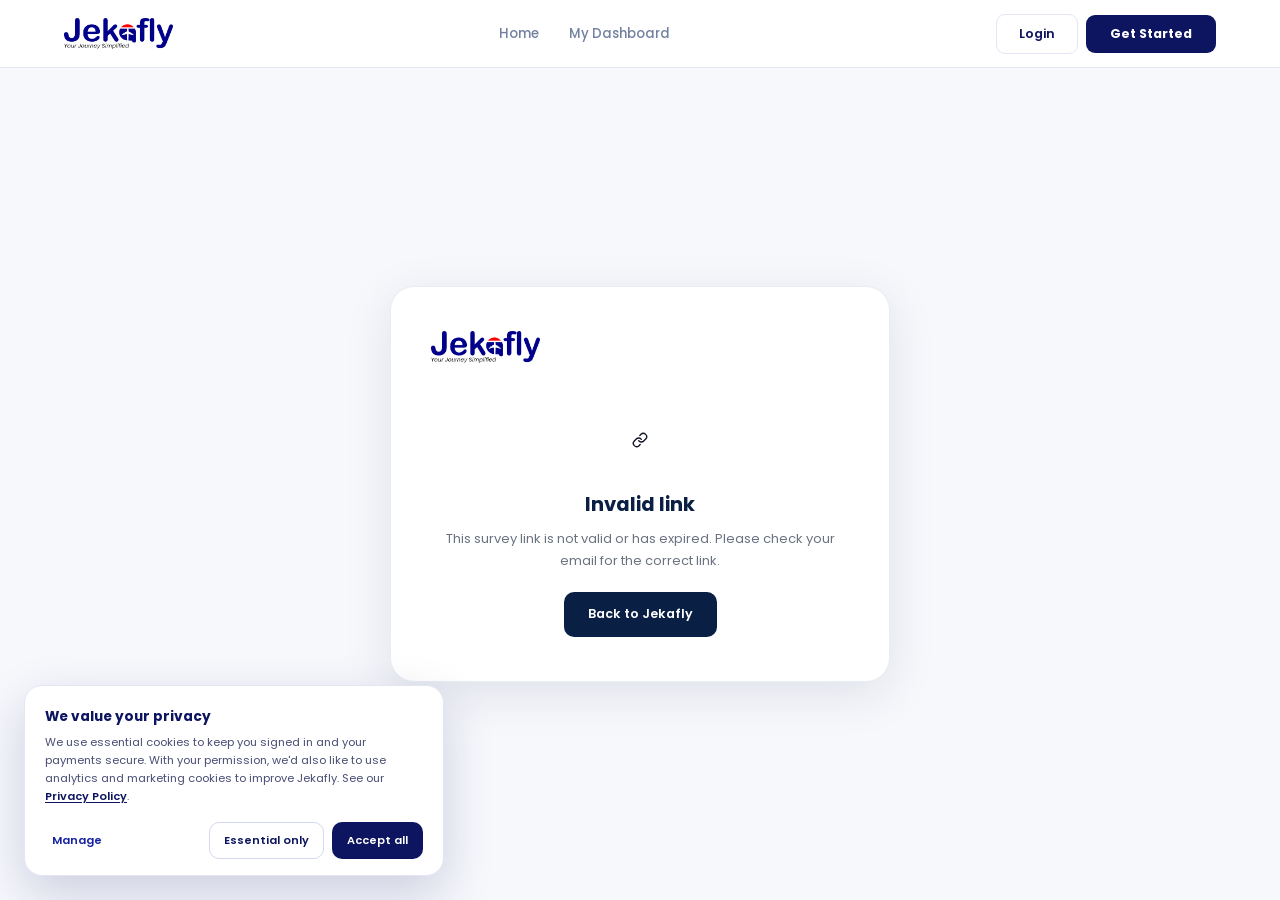
<file: jekafly_connected/survey.html>
<!DOCTYPE html>
<html lang="en">

<head>
    <title>Rate Your Experience — Jekafly</title>
    <meta name="robots" content="noindex, nofollow" />
    <meta charset="UTF-8" />
    <meta name="viewport" content="width=device-width, initial-scale=1.0" />
    <link rel="icon" type="image/x-icon" href="favicon.ico" />
    <link rel="icon" type="image/png" sizes="32x32" href="favicon-32x32.png" />
    <link rel="icon" type="image/png" sizes="16x16" href="favicon-16x16.png" />
    <link rel="apple-touch-icon" sizes="180x180" href="apple-touch-icon.png" />
    <link rel="manifest" href="site.webmanifest" />
    <link rel="stylesheet" href="assets/css/styles.css" />
    <link rel="stylesheet" href="assets/css/survey.css" />

    <link href="https://fonts.googleapis.com/css2?family=Poppins:ital,wght@0,400;0,600;0,700;1,400;1,700&display=swap"
        rel="stylesheet" />

    <link rel="stylesheet" href="mobile.css" media="(max-width: 1024px)" />
</head>

<body>

    <nav id="main-nav">
        <a href="/" class="nav-logo">
            <img src="assets/images/JEKAFLY LOGO B-R 2.png" alt="Jekafly" />
        </a>
        <div class="nav-links">
            <a href="/">Home</a>
            <a href="/dashboard">My Dashboard</a>
        </div>
        <div class="nav-cta" id="nav-cta-area"></div>
        <button class="nav-toggle" id="nav-toggle" onclick="toggleNavMenu()" aria-label="Menu">
            <span class="nav-burger" id="nav-burger"><svg width="18" height="18" viewBox="0 0 24 24" fill="none"
                    stroke="currentColor" stroke-width="2" stroke-linecap="round">
                    <line x1="3" y1="6" x2="21" y2="6" />
                    <line x1="3" y1="12" x2="21" y2="12" />
                    <line x1="3" y1="18" x2="21" y2="18" />
                </svg></span>
        </button>
    </nav>
    <div class="nav-mobile-drawer" id="nav-mobile-drawer">
        <div class="nav-mob-list">
            <a href="/" onclick="closeNavMenu()" class="nav-mob-row">
                <span class="nav-mob-row-icon" style="background:#EEF2FF;color:#3B5BDB;">
                    <svg width="15" height="15" viewBox="0 0 24 24" fill="none" stroke="currentColor" stroke-width="2"
                        stroke-linecap="round" stroke-linejoin="round">
                        <path d="M3 9l9-7 9 7v11a2 2 0 0 1-2 2H5a2 2 0 0 1-2-2z" />
                        <polyline points="9 22 9 12 15 12 15 22" />
                    </svg>
                </span>
                <span class="nav-mob-row-label">Home</span>
                <svg class="nav-mob-row-arrow" width="14" height="14" viewBox="0 0 24 24" fill="none"
                    stroke="currentColor" stroke-width="2" stroke-linecap="round" stroke-linejoin="round">
                    <polyline points="9 18 15 12 9 6" />
                </svg>
            </a>
            <a href="/dashboard" onclick="closeNavMenu()" class="nav-mob-row">
                <span class="nav-mob-row-icon" style="background:#F3F0FF;color:#7048E8;">
                    <svg width="15" height="15" viewBox="0 0 24 24" fill="none" stroke="currentColor" stroke-width="2"
                        stroke-linecap="round" stroke-linejoin="round">
                        <path d="M9 5H7a2 2 0 00-2 2v12a2 2 0 002 2h10a2 2 0 002-2V7a2 2 0 00-2-2h-2" />
                        <rect x="9" y="3" width="6" height="4" rx="1" />
                    </svg>
                </span>
                <span class="nav-mob-row-label">My Dashboard</span>
                <svg class="nav-mob-row-arrow" width="14" height="14" viewBox="0 0 24 24" fill="none"
                    stroke="currentColor" stroke-width="2" stroke-linecap="round" stroke-linejoin="round">
                    <polyline points="9 18 15 12 9 6" />
                </svg>
            </a>
        </div>
        <div class="nav-mob-footer" id="nav-mobile-cta"></div>
    </div>
    <div class="nav-mobile-overlay" id="nav-mobile-overlay" onclick="closeNavMenu()"></div>

    <div class="card survey-page">
        <img src="assets/images/JEKAFLY LOGO B-R 2.png" alt="Jekafly" class="logo" />


        <div id="state-loading" class="state show">
            <div class="state-icon"><svg width="16" height="16" viewBox="0 0 24 24" fill="none" stroke="currentColor"
                    stroke-width="2" stroke-linecap="round" stroke-linejoin="round">
                    <path d="M5 3h14M5 21h14M6 3v4l6 5-6 5v4M18 3v4l-6 5 6 5v4" />
                </svg></div>
            <h2>Loading your survey...</h2>
        </div>


        <div id="state-used" class="state">
            <div class="state-icon"><svg xmlns="http://www.w3.org/2000/svg" width="16" height="16" viewBox="0 0 24 24"
                    fill="none" stroke="#16a34a" stroke-width="2" stroke-linecap="round" stroke-linejoin="round">
                    <path d="M22 11.08V12a10 10 0 1 1-5.93-9.14" />
                    <path d="m9 11 3 3L22 4" />
                </svg></div>
            <h2>Already submitted</h2>
            <p>You've already shared your feedback for this application. Thank you!</p>
            <a href="/" class="btn-home">Back to Jekafly</a>
        </div>


        <div id="state-invalid" class="state">
            <div class="state-icon"><svg xmlns="http://www.w3.org/2000/svg" width="16" height="16" viewBox="0 0 24 24"
                    fill="none" stroke="currentColor" stroke-width="2" stroke-linecap="round" stroke-linejoin="round">
                    <path d="M10 13a5 5 0 0 0 7.54.54l3-3a5 5 0 0 0-7.07-7.07l-1.72 1.71" />
                    <path d="M14 11a5 5 0 0 0-7.54-.54l-3 3a5 5 0 0 0 7.07 7.07l1.71-1.71" />
                </svg></div>
            <h2>Invalid link</h2>
            <p>This survey link is not valid or has expired. Please check your email for the correct link.</p>
            <a href="/" class="btn-home">Back to Jekafly</a>
        </div>


        <div id="state-success" class="state">
            <div class="state-icon"><svg width="16" height="16" viewBox="0 0 24 24" fill="none" stroke="currentColor"
                    stroke-width="2" stroke-linecap="round" stroke-linejoin="round">
                    <polyline points="22 12 18 12 15 21 9 3 6 12 2 12" />
                </svg></div>
            <h2>Thank you, truly.</h2>
            <p>Your experience has been shared. Reviews like yours help other Nigerians travel with confidence — we
                appreciate you taking the time.</p>
            <a href="/" class="btn-home">Back to Jekafly</a>
        </div>


        <div id="state-form" class="state">
            <div class="eyebrow">Quick Survey</div>
            <h1>How was your experience?</h1>
            <p class="sub" id="survey-sub">We'd love to hear about your visa journey with Jekafly.</p>
            <div class="dest-badge" id="dest-badge"><svg xmlns="http://www.w3.org/2000/svg" width="18" height="18"
                    viewBox="0 0 24 24" fill="none" stroke="currentColor" stroke-width="2" stroke-linecap="round"
                    stroke-linejoin="round">
                    <path
                        d="M17.8 19.2 16 11l3.5-3.5C21 6 21 4 19 4c-2 0-4 1-4 1L8.5 8.5l-8.3-1.8L2 9l8 2-1 5-5 2 1 2 6-1.5 2 6 2-2.5z" />
                </svg> Loading...</div>

            <div class="stars-label">Overall Rating</div>
            <div class="stars" id="stars">
                <span class="star" data-val="1">★</span>
                <span class="star" data-val="2">★</span>
                <span class="star" data-val="3">★</span>
                <span class="star" data-val="4">★</span>
                <span class="star" data-val="5">★</span>
            </div>
            <div class="star-hint" id="star-hint">Click to rate</div>

            <div class="form-group">
                <label>Your Name <span class="text-muted">(shown on review)</span></label>
                <input type="text" id="review-name" placeholder="e.g. Adaeze O." maxlength="80" />
            </div>

            <div class="form-group">
                <label>Your Review</label>
                <textarea id="review-text"
                    placeholder="Tell us about your experience — what went well, how fast it was, anything you'd like others to know..."
                    maxlength="600"
                    oninput="document.getElementById('char-count').textContent = this.value.length + '/600'"></textarea>
                <div class="char-count" id="char-count">0/600</div>
            </div>

            <button class="btn-submit" id="btn-submit" onclick="submitReview()">Submit My Review <svg width="14"
                    height="14" viewBox="0 0 24 24" fill="none" stroke="currentColor" stroke-width="2"
                    stroke-linecap="round" stroke-linejoin="round">
                    <line x1="5" y1="12" x2="19" y2="12" />
                    <polyline points="12 5 19 12 12 19" />
                </svg></button>
        </div>
    </div>

    <script src="assets/js/api.js"></script>
    <script>
        let selectedRating = 0;
        let surveyToken = null;

        const hints = ['', 'Poor — Not what I expected', 'Fair — Some issues', 'Good — Happy overall', 'Great — Highly satisfied', 'Excellent — Absolutely loved it!'];

        document.getElementById('stars').addEventListener('mouseover', e => {
            if (!e.target.dataset.val) return;
            highlightStars(+e.target.dataset.val);
            document.getElementById('star-hint').textContent = hints[+e.target.dataset.val];
        });
        document.getElementById('stars').addEventListener('mouseleave', () => {
            highlightStars(selectedRating);
            document.getElementById('star-hint').textContent = selectedRating ? hints[selectedRating] : 'Click to rate';
        });
        document.getElementById('stars').addEventListener('click', e => {
            if (!e.target.dataset.val) return;
            selectedRating = +e.target.dataset.val;
            highlightStars(selectedRating);
            document.getElementById('star-hint').textContent = hints[selectedRating];
        });

        function highlightStars(n) {
            document.querySelectorAll('.star').forEach(s => {
                s.classList.toggle('active', +s.dataset.val <= n);
            });
        }

        function showState(id) {
            document.querySelectorAll('.state').forEach(s => s.classList.remove('show'));
            document.getElementById(id).classList.add('show');
        }

        async function loadSurvey() {
            const params = new URLSearchParams(window.location.search);
            surveyToken = params.get('token');
            if (!surveyToken) { showState('state-invalid'); return; }

            try {
                const res = await fetch(`${API_BASE}/reviews/survey/${surveyToken}`);
                const data = await res.json();
                if (!res.ok) {
                    showState(res.status === 410 ? 'state-used' : 'state-invalid');
                    return;
                }
                document.getElementById('dest-badge').innerHTML = '<svg xmlns="http://www.w3.org/2000/svg" width="18" height="18" viewBox="0 0 24 24" fill="none" stroke="currentColor" stroke-width="2" stroke-linecap="round" stroke-linejoin="round"><path d="M17.8 19.2 16 11l3.5-3.5C21 6 21 4 19 4c-2 0-4 1-4 1L8.5 8.5l-8.3-1.8L2 9l8 2-1 5-5 2 1 2 6-1.5 2 6 2-2.5z"/></svg> ' + data.data.destination + ' Visa';
                document.getElementById('survey-sub').textContent = `Hi ${data.data.name}, share your experience and help other travellers.`;
                document.getElementById('review-name').value = data.data.name || '';
                showState('state-form');
            } catch {
                showState('state-invalid');
            }
        }

        async function submitReview() {
            if (!selectedRating) { alert('Please select a star rating.'); return; }
            const name = document.getElementById('review-name').value.trim();
            const text = document.getElementById('review-text').value.trim();
            if (!name) { alert('Please enter your name.'); return; }
            if (text.length < 10) { alert('Please write at least 10 characters in your review.'); return; }

            const btn = document.getElementById('btn-submit');
            btn.disabled = true; btn.textContent = 'Submitting...';

            try {
                const res = await fetch(`${API_BASE}/reviews/survey/${surveyToken}`, {
                    method: 'POST',
                    headers: { 'Content-Type': 'application/json' },
                    body: JSON.stringify({ rating: selectedRating, text, name }),
                });
                const data = await res.json();
                if (res.ok) {
                    showState('state-success');
                } else {
                    btn.disabled = false; btn.innerHTML = 'Submit My Review <svg width="14" height="14" viewBox="0 0 24 24" fill="none" stroke="currentColor" stroke-width="2" stroke-linecap="round" stroke-linejoin="round"><line x1="5" y1="12" x2="19" y2="12"/><polyline points="12 5 19 12 12 19"/></svg>';
                    alert(data.error || 'Submission failed. Please try again.');
                }
            } catch {
                btn.disabled = false; btn.innerHTML = 'Submit My Review <svg width="14" height="14" viewBox="0 0 24 24" fill="none" stroke="currentColor" stroke-width="2" stroke-linecap="round" stroke-linejoin="round"><line x1="5" y1="12" x2="19" y2="12"/><polyline points="12 5 19 12 12 19"/></svg>';
                alert('Network error. Please try again.');
            }
        }

        loadSurvey();
        if (typeof Auth !== 'undefined' && typeof updateNav === 'function') {
            Auth.init().then(() => updateNav()).catch(() => { });
        }
    </script>
    <script src="assets/js/app.js"></script>
    <script src="assets/js/cookie-consent.js" defer></script>
    <script src="mobile.js" defer></script>

    <script>
        (function () {
            if (typeof IntersectionObserver === 'undefined') return;
            var selectors = [
                '.service-card', '.step', '.dest-card', '.testi-card',
                '.ins-plan', '.ins-feature', '.section-header', '.checker-form',
                '.checker-info', '.cta-banner', '.info-list li', '.dest-card',
                '.aff-step', '.aff-tier', '.aff-perk', '.aff-faq-item',
                '.aff-stat', '.aff-section-header', '.aff-form-card',
                '.stat-card', '.astat', '.dash-section', '.result-wrap',
                '.perk-item', '.login-aside', '.payment-card', '.track-wrap',
                '.rev-card', '.admin-section'
            ];
            var observer = new IntersectionObserver(function (entries) {
                entries.forEach(function (e) {
                    if (e.isIntersecting) {
                        e.target.classList.add('visible');
                        observer.unobserve(e.target);
                    }
                });
            }, { threshold: 0.08, rootMargin: '0px 0px -40px 0px' });

            function init() {
                selectors.forEach(function (sel) {
                    document.querySelectorAll(sel).forEach(function (el, i) {
                        el.classList.add('reveal');
                        if (i > 0 && i < 5) el.classList.add('reveal-delay-' + i);
                        observer.observe(el);
                    });
                });
            }

            if (document.readyState === 'loading') {
                document.addEventListener('DOMContentLoaded', init);
            } else {
                init();
            }
        }());
    </script>
</body>

</html>
</file>
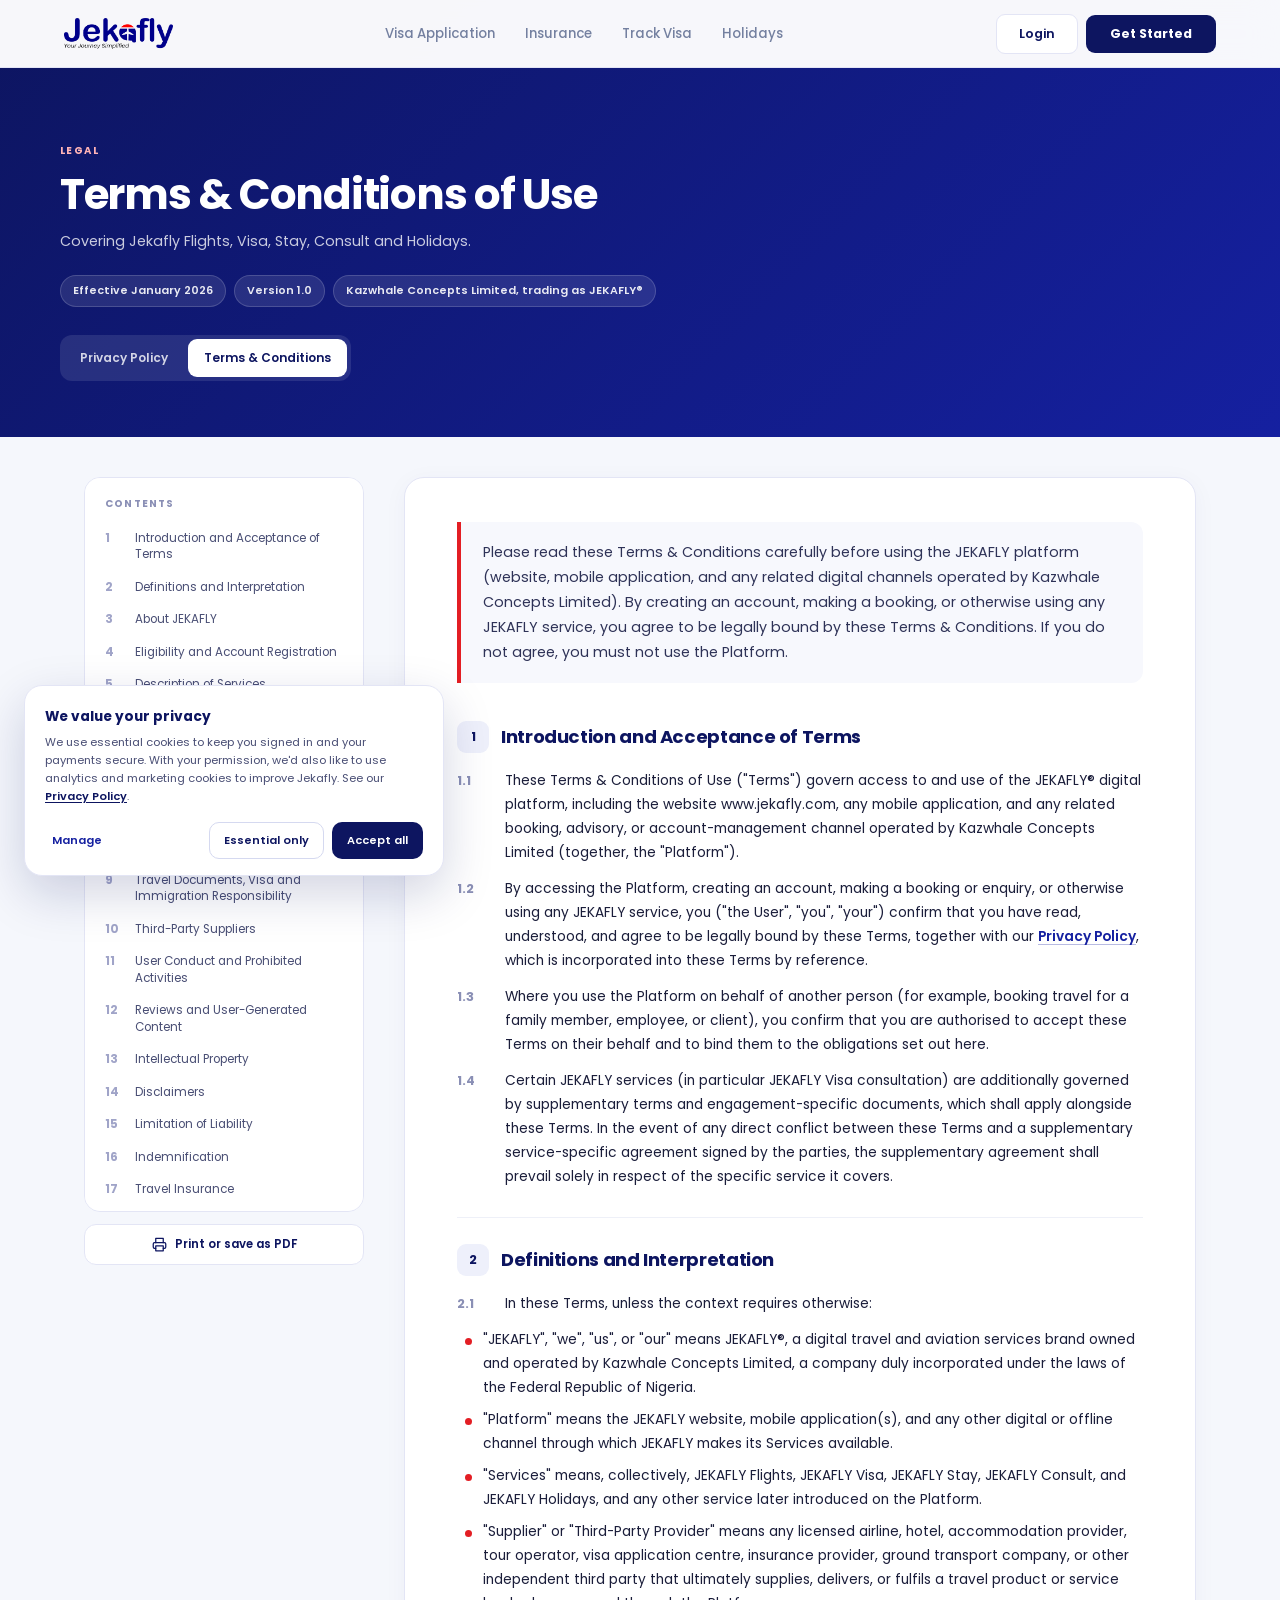
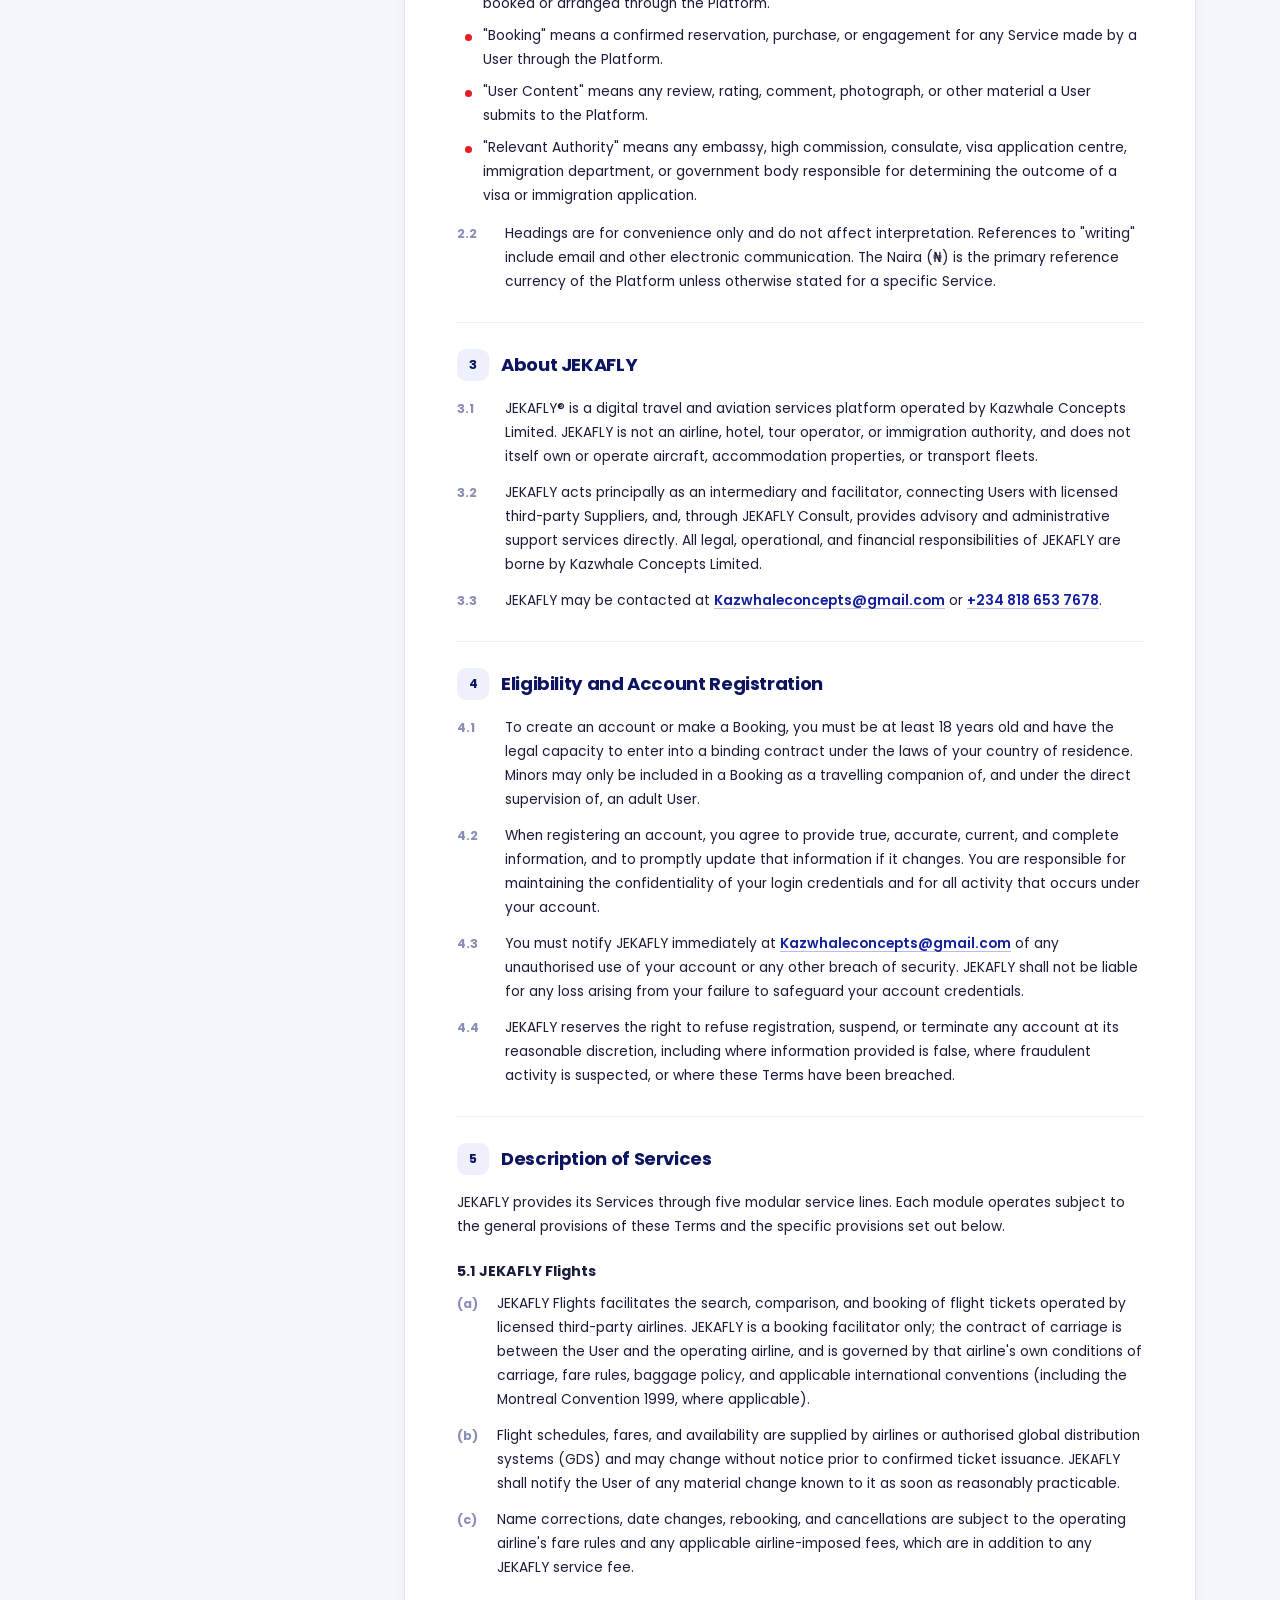
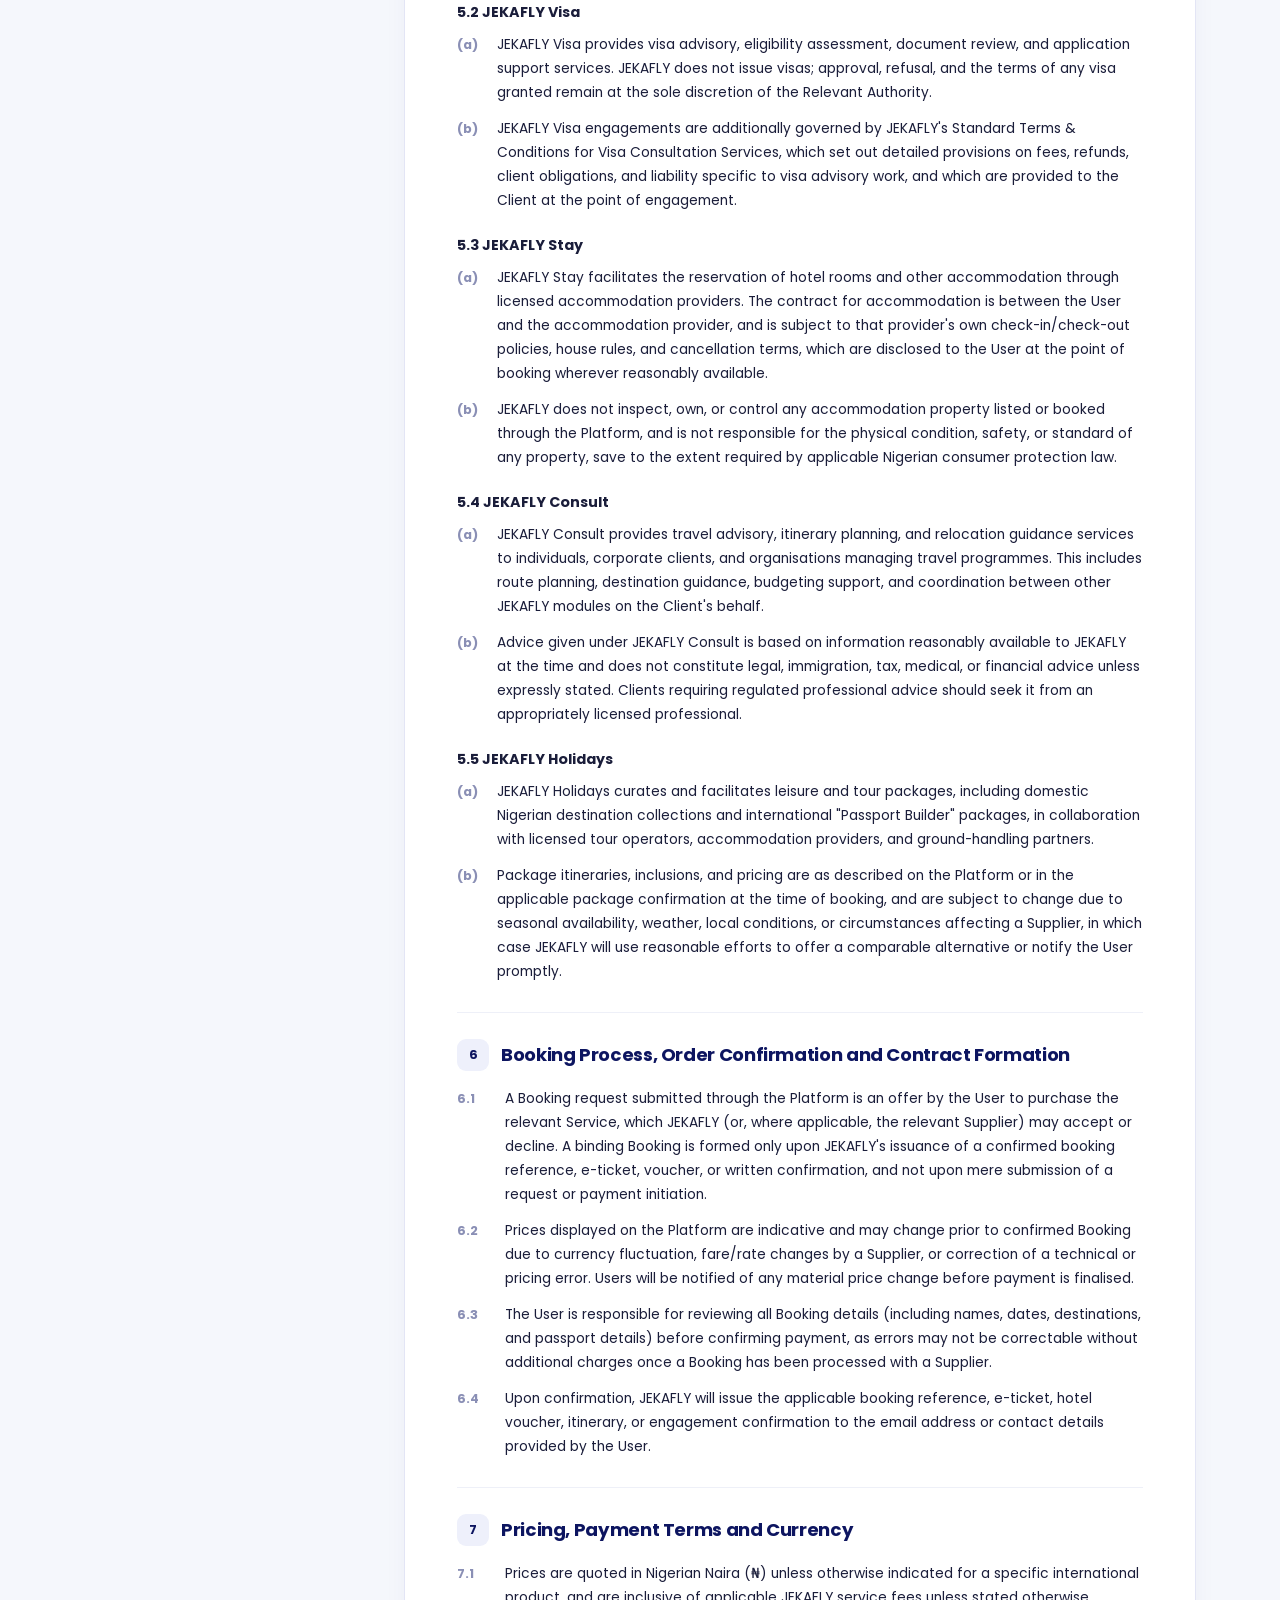
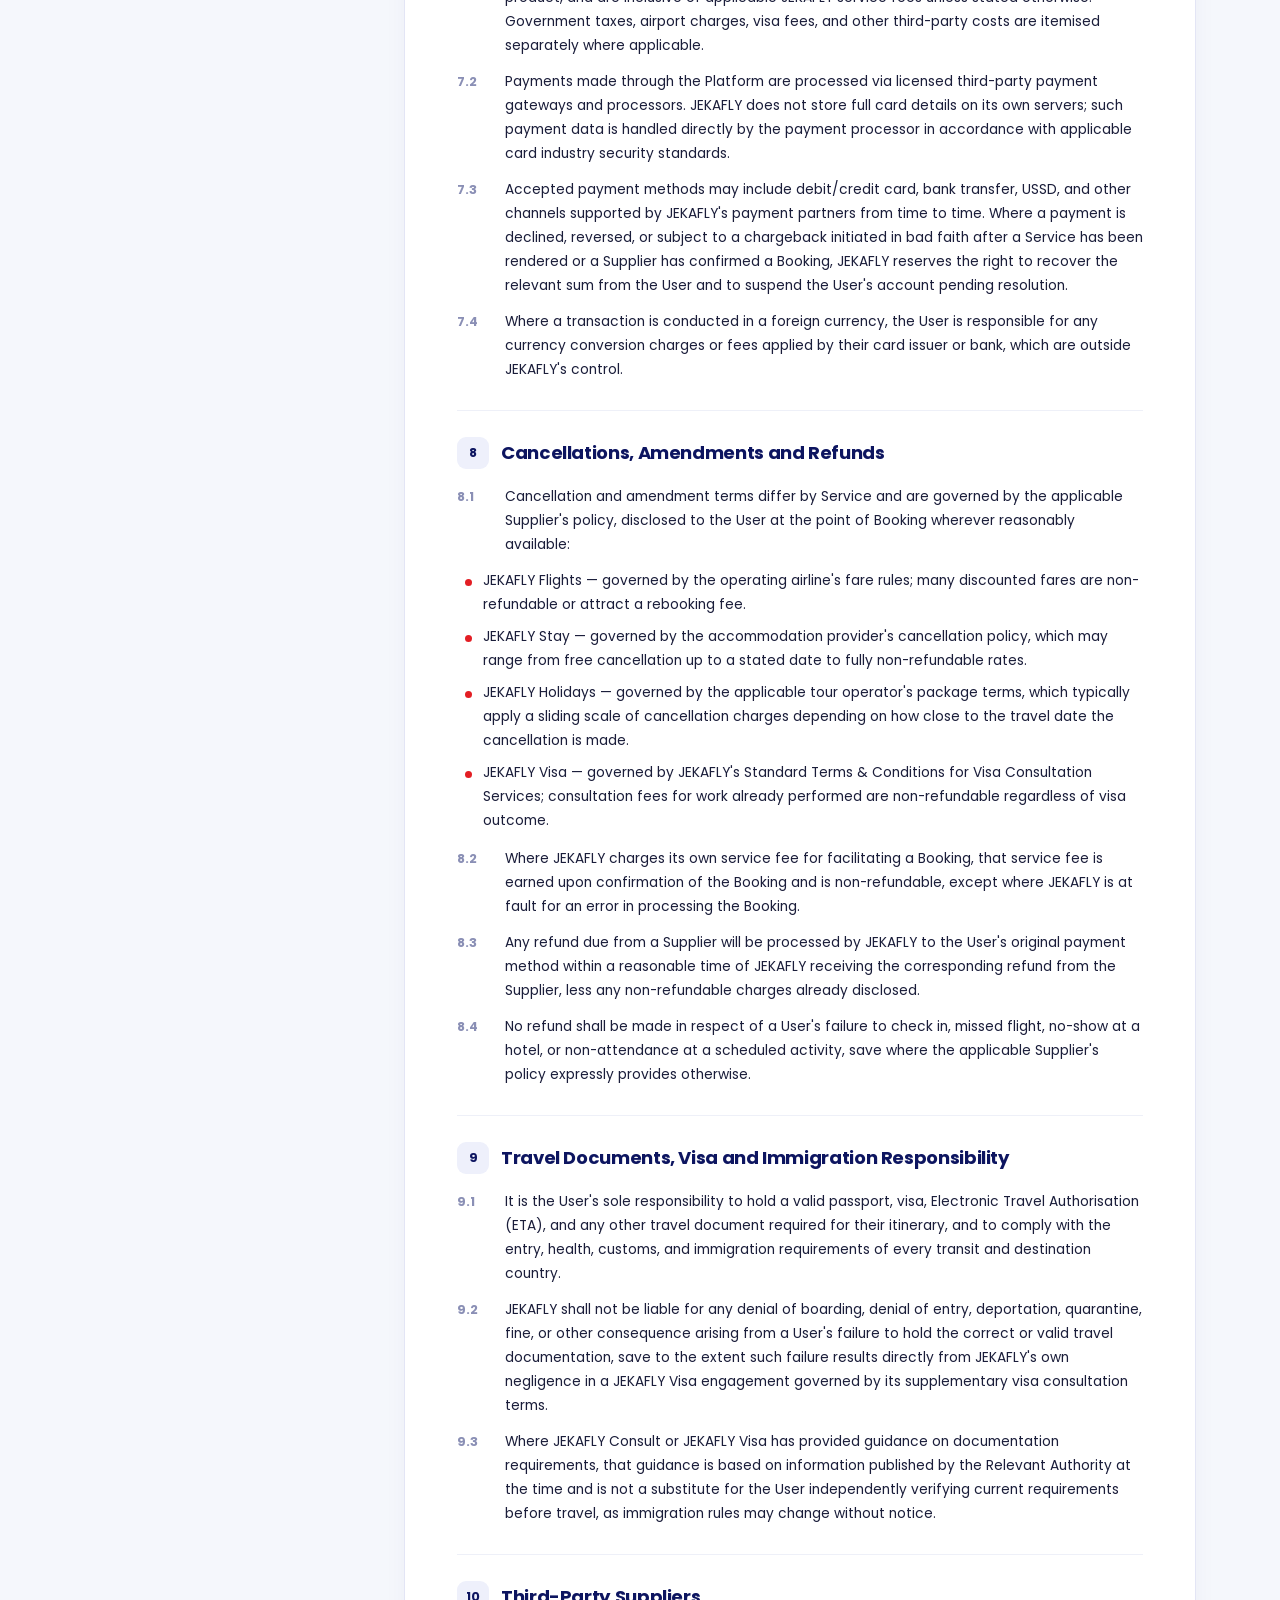
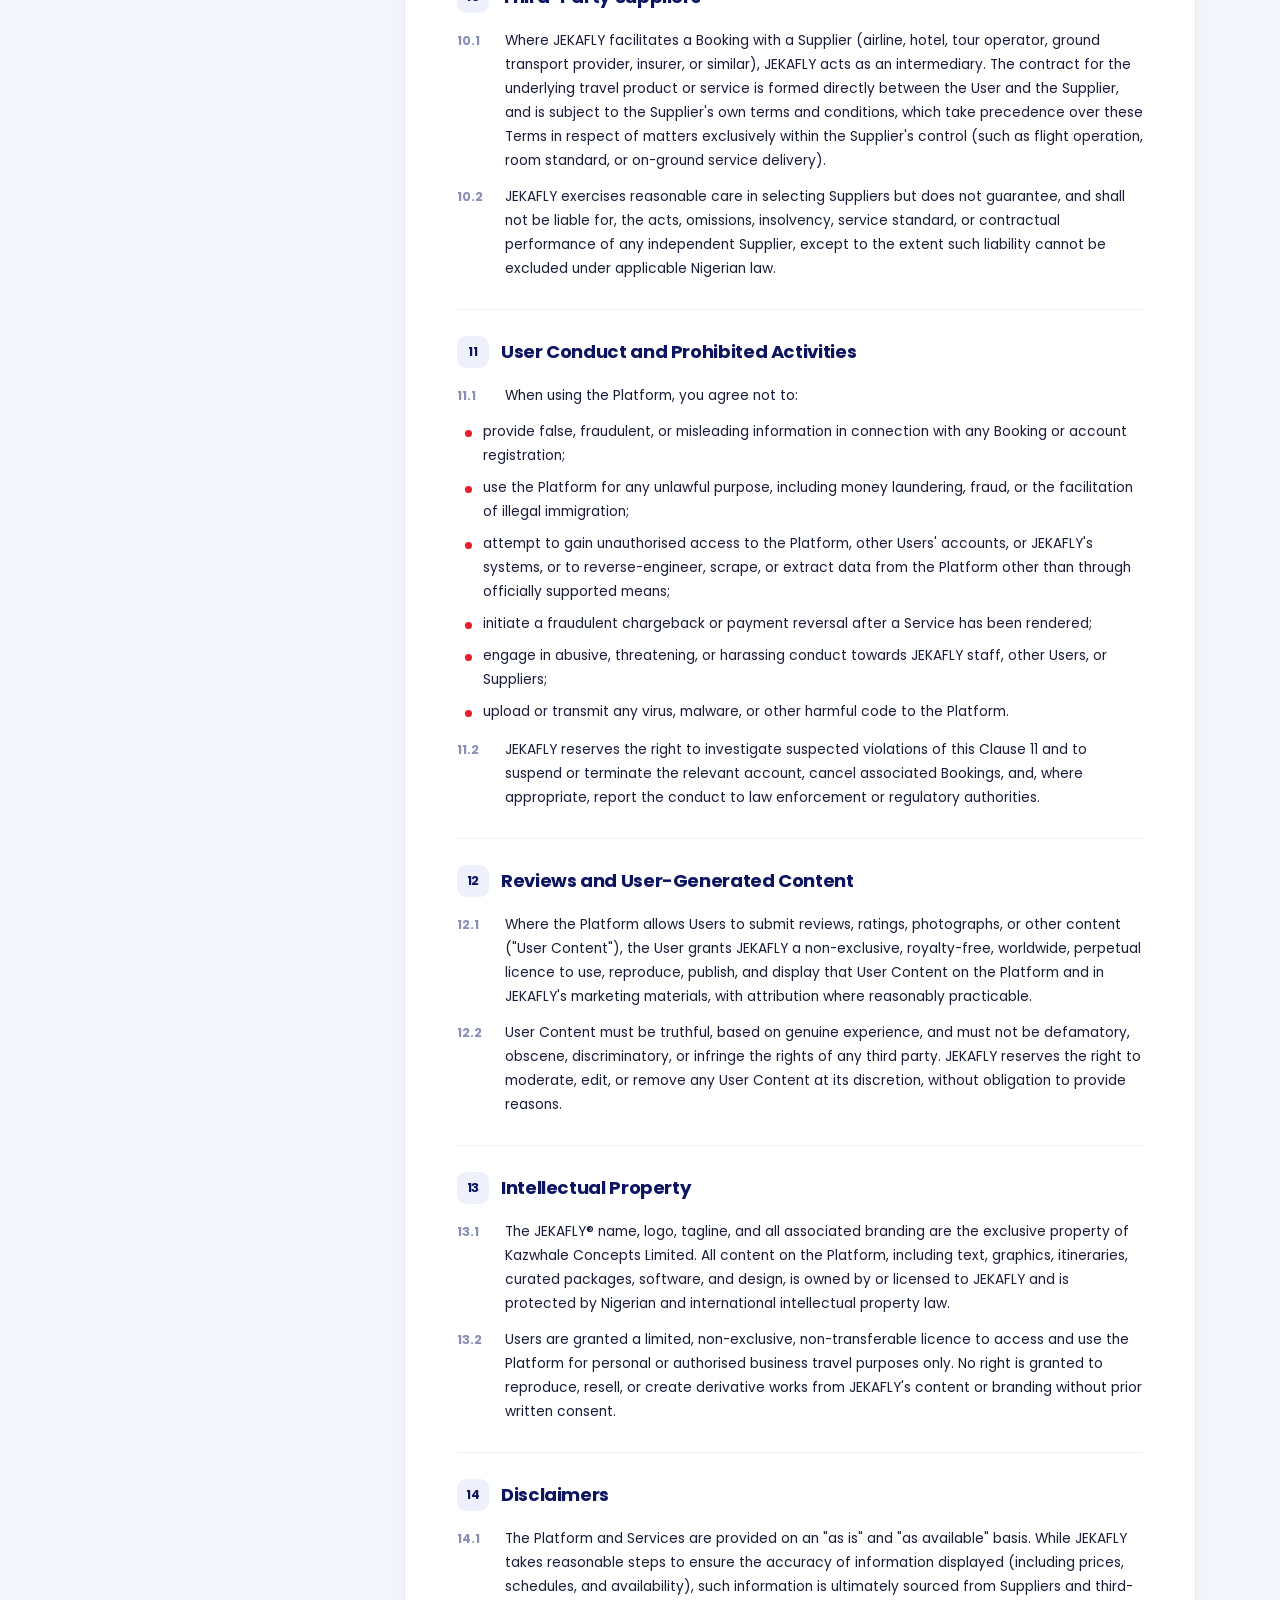
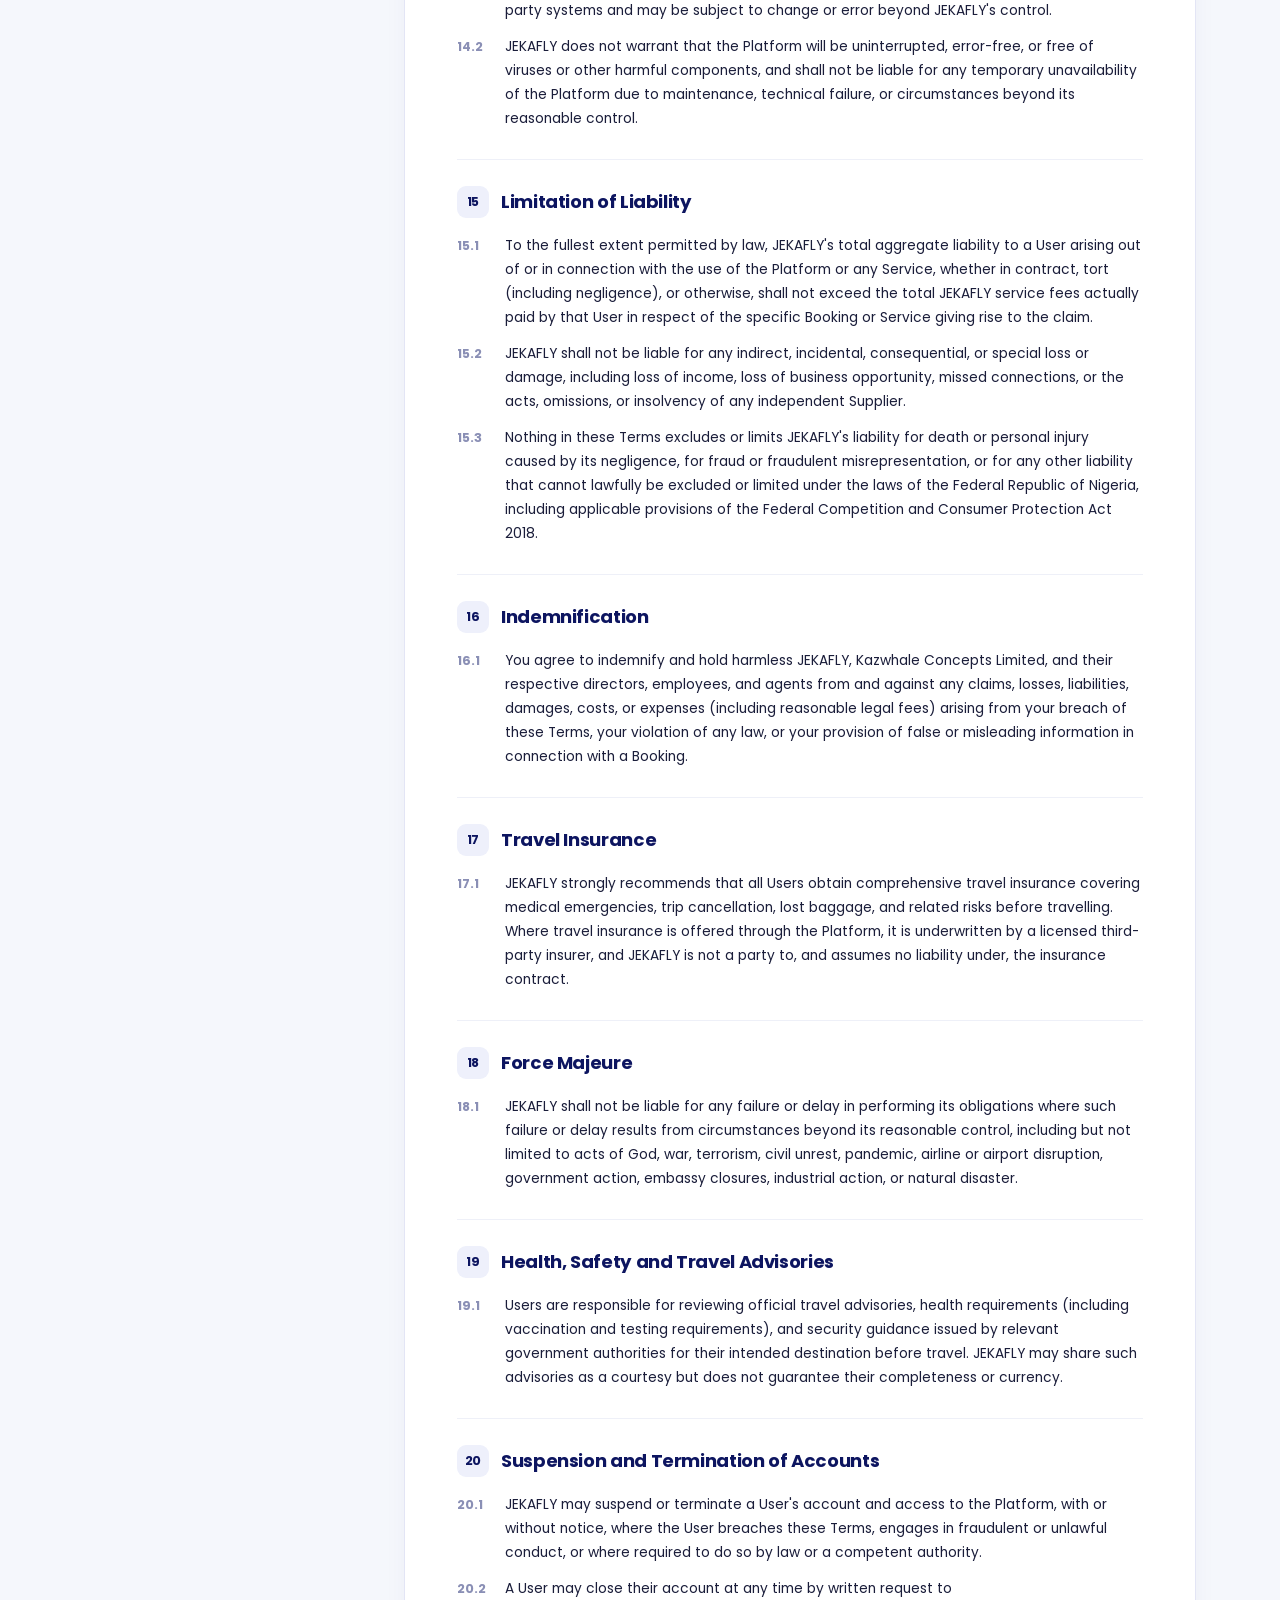
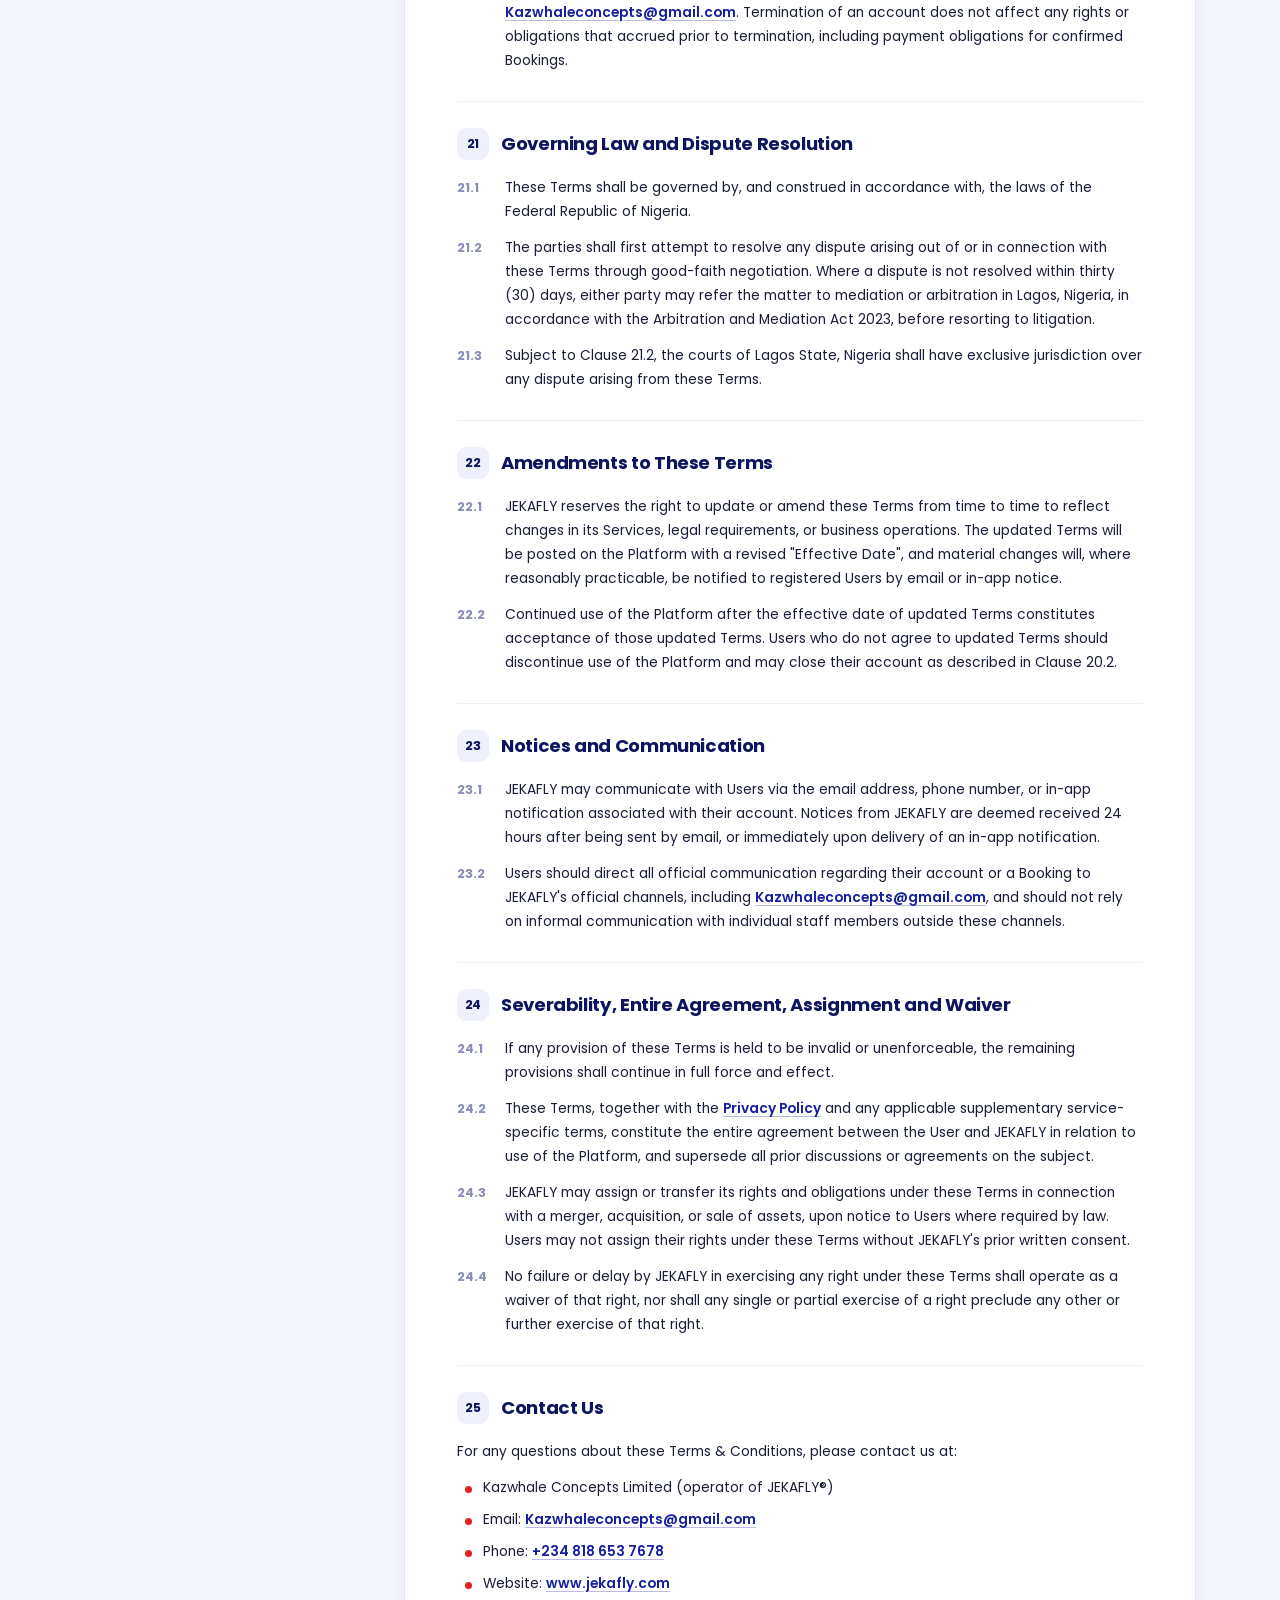
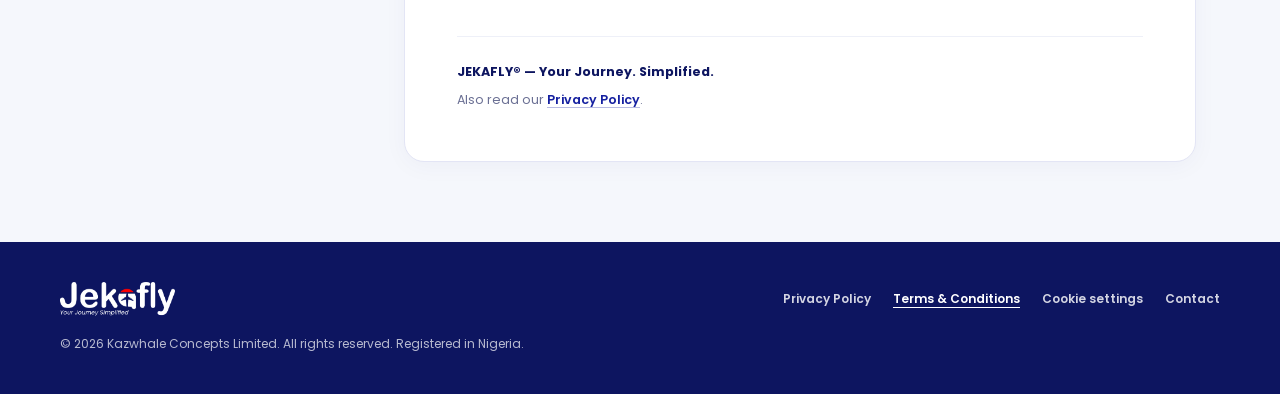
<file: jekafly_connected/terms.html>
<!DOCTYPE html>
<html lang="en">

<head>
    <meta charset="UTF-8" />
    <meta name="viewport" content="width=device-width, initial-scale=1.0" />
    <title>Terms &amp; Conditions — Jekafly</title>
    <meta name="description" content="The terms that govern your use of the Jekafly platform and its Flights, Visa, Stay, Consult and Holidays services." />
    <meta name="robots" content="index, follow" />
    <link rel="canonical" href="https://jekafly.com/terms" />
    <meta property="og:type" content="website" />
    <meta property="og:url" content="https://jekafly.com/terms" />
    <meta property="og:site_name" content="Jekafly" />
    <meta property="og:title" content="Terms &amp; Conditions — Jekafly" />
    <meta property="og:description" content="The terms that govern your use of the Jekafly platform and its Flights, Visa, Stay, Consult and Holidays services." />
    <meta property="og:image" content="https://jekafly.com/assets/images/og-image.png" />
    <link rel="icon" type="image/svg+xml" href="favicon.svg" />
    <link rel="icon" type="image/x-icon" href="favicon.ico" />
    <link rel="icon" type="image/png" sizes="32x32" href="favicon-32x32.png" />
    <link rel="icon" type="image/png" sizes="16x16" href="favicon-16x16.png" />
    <link rel="apple-touch-icon" sizes="180x180" href="apple-touch-icon.png" />
    <link rel="manifest" href="site.webmanifest" />
    <link rel="preconnect" href="https://fonts.googleapis.com" />
    <link rel="preconnect" href="https://fonts.gstatic.com" crossorigin />
    <link href="https://fonts.googleapis.com/css2?family=Poppins:ital,wght@0,400;0,500;0,600;0,700;1,400&display=swap"
        rel="stylesheet" />
    <link rel="stylesheet" href="assets/css/styles.css" />
    <link rel="stylesheet" href="assets/css/legal.css" />
    <link rel="stylesheet" href="mobile.css" media="(max-width: 1024px)" />
</head>

<body class="lg-body">

    <nav id="main-nav">
        <a href="/" class="nav-logo">
            <img src="assets/images/JEKAFLY LOGO B-R 2.png" alt="Jekafly Logo" />
        </a>
        <div class="nav-links" id="nav-links">
            <a href="/visa">Visa Application</a>
            <a href="/visa#insurance">Insurance</a>
            <a href="/visa#track">Track Visa</a>
            <a href="/holidays">Holidays</a>
        </div>
        <div class="nav-cta" id="nav-cta-area">
            <a class="btn-outline" href="/visa">Back to Jekafly</a>
        </div>
        <button class="nav-toggle" id="nav-toggle" onclick="toggleNavMenu()" aria-label="Menu">
            <span class="nav-burger" id="nav-burger">
                <svg width="18" height="18" viewBox="0 0 24 24" fill="none" stroke="currentColor" stroke-width="2"
                    stroke-linecap="round">
                    <line x1="3" y1="6" x2="21" y2="6" />
                    <line x1="3" y1="12" x2="21" y2="12" />
                    <line x1="3" y1="18" x2="21" y2="18" />
                </svg>
            </span>
        </button>
    </nav>

    <div class="nav-mobile-drawer" id="nav-mobile-drawer">
        <div class="nav-mob-list">
            <a href="/visa" class="nav-mob-row"><span class="nav-mob-row-label">Visa Application</span></a>
            <a href="/visa#insurance" class="nav-mob-row"><span class="nav-mob-row-label">Insurance</span></a>
            <a href="/visa#track" class="nav-mob-row"><span class="nav-mob-row-label">Track Visa</span></a>
            <a href="/holidays" class="nav-mob-row"><span class="nav-mob-row-label">Holidays</span></a>
            <a href="/privacy" class="nav-mob-row"><span class="nav-mob-row-label">Privacy Policy</span></a>
            <a href="/terms" class="nav-mob-row"><span class="nav-mob-row-label">Terms &amp; Conditions</span></a>
        </div>
    </div>
    <div class="nav-mobile-overlay" id="nav-mobile-overlay" onclick="closeNavMenu()"></div>

    <header class="lg-hero">
        <div class="lg-hero-inner">
            <div class="lg-eyebrow">Legal</div>
            <h1 class="lg-title">Terms &amp; Conditions of Use</h1>
            <p class="lg-subtitle">Covering Jekafly Flights, Visa, Stay, Consult and Holidays.</p>
            <div class="lg-meta">
                <span>Effective January 2026</span>
                <span>Version 1.0</span>
                <span>Kazwhale Concepts Limited, trading as JEKAFLY®</span>
            </div>
            <div class="lg-switch">
                <a href="/privacy" class="lg-switch-link">Privacy Policy</a>
                <a href="/terms" class="lg-switch-link lg-foot-active">Terms &amp; Conditions</a>
            </div>
        </div>
    </header>

    <main class="lg-wrap">
        <aside class="lg-aside">
            <details class="lg-toc" id="lg-toc" open>
                <summary class="lg-toc-title">Contents</summary>
                <div class="lg-toc-list" role="navigation" aria-label="Contents">
                    <a href="#s1-introduction-and-acceptance-of-terms" class="lg-toc-link"><span>1</span>Introduction and Acceptance of Terms</a>
                    <a href="#s2-definitions-and-interpretation" class="lg-toc-link"><span>2</span>Definitions and Interpretation</a>
                    <a href="#s3-about-jekafly" class="lg-toc-link"><span>3</span>About JEKAFLY</a>
                    <a href="#s4-eligibility-and-account-registration" class="lg-toc-link"><span>4</span>Eligibility and Account Registration</a>
                    <a href="#s5-description-of-services" class="lg-toc-link"><span>5</span>Description of Services</a>
                    <a href="#s6-booking-process-order-confirmation-and-contract-formation" class="lg-toc-link"><span>6</span>Booking Process, Order Confirmation and Contract Formation</a>
                    <a href="#s7-pricing-payment-terms-and-currency" class="lg-toc-link"><span>7</span>Pricing, Payment Terms and Currency</a>
                    <a href="#s8-cancellations-amendments-and-refunds" class="lg-toc-link"><span>8</span>Cancellations, Amendments and Refunds</a>
                    <a href="#s9-travel-documents-visa-and-immigration-responsibility" class="lg-toc-link"><span>9</span>Travel Documents, Visa and Immigration Responsibility</a>
                    <a href="#s10-third-party-suppliers" class="lg-toc-link"><span>10</span>Third-Party Suppliers</a>
                    <a href="#s11-user-conduct-and-prohibited-activities" class="lg-toc-link"><span>11</span>User Conduct and Prohibited Activities</a>
                    <a href="#s12-reviews-and-user-generated-content" class="lg-toc-link"><span>12</span>Reviews and User-Generated Content</a>
                    <a href="#s13-intellectual-property" class="lg-toc-link"><span>13</span>Intellectual Property</a>
                    <a href="#s14-disclaimers" class="lg-toc-link"><span>14</span>Disclaimers</a>
                    <a href="#s15-limitation-of-liability" class="lg-toc-link"><span>15</span>Limitation of Liability</a>
                    <a href="#s16-indemnification" class="lg-toc-link"><span>16</span>Indemnification</a>
                    <a href="#s17-travel-insurance" class="lg-toc-link"><span>17</span>Travel Insurance</a>
                    <a href="#s18-force-majeure" class="lg-toc-link"><span>18</span>Force Majeure</a>
                    <a href="#s19-health-safety-and-travel-advisories" class="lg-toc-link"><span>19</span>Health, Safety and Travel Advisories</a>
                    <a href="#s20-suspension-and-termination-of-accounts" class="lg-toc-link"><span>20</span>Suspension and Termination of Accounts</a>
                    <a href="#s21-governing-law-and-dispute-resolution" class="lg-toc-link"><span>21</span>Governing Law and Dispute Resolution</a>
                    <a href="#s22-amendments-to-these-terms" class="lg-toc-link"><span>22</span>Amendments to These Terms</a>
                    <a href="#s23-notices-and-communication" class="lg-toc-link"><span>23</span>Notices and Communication</a>
                    <a href="#s24-severability-entire-agreement-assignment-and-waiver" class="lg-toc-link"><span>24</span>Severability, Entire Agreement, Assignment and Waiver</a>
                    <a href="#s25-contact-us" class="lg-toc-link"><span>25</span>Contact Us</a>
                </div>
            </details>
            <button type="button" class="lg-print" onclick="window.print()">
                <svg width="15" height="15" viewBox="0 0 24 24" fill="none" stroke="currentColor" stroke-width="2"
                    stroke-linecap="round" stroke-linejoin="round">
                    <polyline points="6 9 6 2 18 2 18 9" />
                    <path d="M6 18H4a2 2 0 0 1-2-2v-5a2 2 0 0 1 2-2h16a2 2 0 0 1 2 2v5a2 2 0 0 1-2 2h-2" />
                    <rect x="6" y="14" width="12" height="8" />
                </svg>
                Print or save as PDF
            </button>
        </aside>

        <article class="lg-doc">
            <p class="lg-intro">Please read these Terms &amp; Conditions carefully before using the JEKAFLY platform (website, mobile application, and any related digital channels operated by Kazwhale Concepts Limited). By creating an account, making a booking, or otherwise using any JEKAFLY service, you agree to be legally bound by these Terms &amp; Conditions. If you do not agree, you must not use the Platform.</p>

            <section class="lg-section" id="s1-introduction-and-acceptance-of-terms">
                <h2 class="lg-h2"><span class="lg-num">1</span>Introduction and Acceptance of Terms</h2>
                <p class="lg-clause"><span class="lg-cnum">1.1</span><span>These Terms &amp; Conditions of Use ("Terms") govern access to and use of the JEKAFLY® digital platform, including the website www.jekafly.com, any mobile application, and any related booking, advisory, or account-management channel operated by Kazwhale Concepts Limited (together, the "Platform").</span></p>
                <p class="lg-clause"><span class="lg-cnum">1.2</span><span>By accessing the Platform, creating an account, making a booking or enquiry, or otherwise using any JEKAFLY service, you ("the User", "you", "your") confirm that you have read, understood, and agree to be legally bound by these Terms, together with our <a href="/privacy">Privacy Policy</a>, which is incorporated into these Terms by reference.</span></p>
                <p class="lg-clause"><span class="lg-cnum">1.3</span><span>Where you use the Platform on behalf of another person (for example, booking travel for a family member, employee, or client), you confirm that you are authorised to accept these Terms on their behalf and to bind them to the obligations set out here.</span></p>
                <p class="lg-clause"><span class="lg-cnum">1.4</span><span>Certain JEKAFLY services (in particular JEKAFLY Visa consultation) are additionally governed by supplementary terms and engagement-specific documents, which shall apply alongside these Terms. In the event of any direct conflict between these Terms and a supplementary service-specific agreement signed by the parties, the supplementary agreement shall prevail solely in respect of the specific service it covers.</span></p>
            </section>

            <section class="lg-section" id="s2-definitions-and-interpretation">
                <h2 class="lg-h2"><span class="lg-num">2</span>Definitions and Interpretation</h2>
                <p class="lg-clause"><span class="lg-cnum">2.1</span><span>In these Terms, unless the context requires otherwise:</span></p>
                <ul class="lg-list">
                    <li>"JEKAFLY", "we", "us", or "our" means JEKAFLY®, a digital travel and aviation services brand owned and operated by Kazwhale Concepts Limited, a company duly incorporated under the laws of the Federal Republic of Nigeria.</li>
                    <li>"Platform" means the JEKAFLY website, mobile application(s), and any other digital or offline channel through which JEKAFLY makes its Services available.</li>
                    <li>"Services" means, collectively, JEKAFLY Flights, JEKAFLY Visa, JEKAFLY Stay, JEKAFLY Consult, and JEKAFLY Holidays, and any other service later introduced on the Platform.</li>
                    <li>"Supplier" or "Third-Party Provider" means any licensed airline, hotel, accommodation provider, tour operator, visa application centre, insurance provider, ground transport company, or other independent third party that ultimately supplies, delivers, or fulfils a travel product or service booked or arranged through the Platform.</li>
                    <li>"Booking" means a confirmed reservation, purchase, or engagement for any Service made by a User through the Platform.</li>
                    <li>"User Content" means any review, rating, comment, photograph, or other material a User submits to the Platform.</li>
                    <li>"Relevant Authority" means any embassy, high commission, consulate, visa application centre, immigration department, or government body responsible for determining the outcome of a visa or immigration application.</li>
                </ul>
                <p class="lg-clause"><span class="lg-cnum">2.2</span><span>Headings are for convenience only and do not affect interpretation. References to "writing" include email and other electronic communication. The Naira (₦) is the primary reference currency of the Platform unless otherwise stated for a specific Service.</span></p>
            </section>

            <section class="lg-section" id="s3-about-jekafly">
                <h2 class="lg-h2"><span class="lg-num">3</span>About JEKAFLY</h2>
                <p class="lg-clause"><span class="lg-cnum">3.1</span><span>JEKAFLY® is a digital travel and aviation services platform operated by Kazwhale Concepts Limited. JEKAFLY is not an airline, hotel, tour operator, or immigration authority, and does not itself own or operate aircraft, accommodation properties, or transport fleets.</span></p>
                <p class="lg-clause"><span class="lg-cnum">3.2</span><span>JEKAFLY acts principally as an intermediary and facilitator, connecting Users with licensed third-party Suppliers, and, through JEKAFLY Consult, provides advisory and administrative support services directly. All legal, operational, and financial responsibilities of JEKAFLY are borne by Kazwhale Concepts Limited.</span></p>
                <p class="lg-clause"><span class="lg-cnum">3.3</span><span>JEKAFLY may be contacted at <a href="mailto:Kazwhaleconcepts@gmail.com">Kazwhaleconcepts@gmail.com</a> or <a href="tel:+2348186537678">+234 818 653 7678</a>.</span></p>
            </section>

            <section class="lg-section" id="s4-eligibility-and-account-registration">
                <h2 class="lg-h2"><span class="lg-num">4</span>Eligibility and Account Registration</h2>
                <p class="lg-clause"><span class="lg-cnum">4.1</span><span>To create an account or make a Booking, you must be at least 18 years old and have the legal capacity to enter into a binding contract under the laws of your country of residence. Minors may only be included in a Booking as a travelling companion of, and under the direct supervision of, an adult User.</span></p>
                <p class="lg-clause"><span class="lg-cnum">4.2</span><span>When registering an account, you agree to provide true, accurate, current, and complete information, and to promptly update that information if it changes. You are responsible for maintaining the confidentiality of your login credentials and for all activity that occurs under your account.</span></p>
                <p class="lg-clause"><span class="lg-cnum">4.3</span><span>You must notify JEKAFLY immediately at <a href="mailto:Kazwhaleconcepts@gmail.com">Kazwhaleconcepts@gmail.com</a> of any unauthorised use of your account or any other breach of security. JEKAFLY shall not be liable for any loss arising from your failure to safeguard your account credentials.</span></p>
                <p class="lg-clause"><span class="lg-cnum">4.4</span><span>JEKAFLY reserves the right to refuse registration, suspend, or terminate any account at its reasonable discretion, including where information provided is false, where fraudulent activity is suspected, or where these Terms have been breached.</span></p>
            </section>

            <section class="lg-section" id="s5-description-of-services">
                <h2 class="lg-h2"><span class="lg-num">5</span>Description of Services</h2>
                <p class="lg-p">JEKAFLY provides its Services through five modular service lines. Each module operates subject to the general provisions of these Terms and the specific provisions set out below.</p>
                <h3 class="lg-h3">5.1 JEKAFLY Flights</h3>
                <p class="lg-clause lg-clause--sub"><span class="lg-cnum">(a)</span><span>JEKAFLY Flights facilitates the search, comparison, and booking of flight tickets operated by licensed third-party airlines. JEKAFLY is a booking facilitator only; the contract of carriage is between the User and the operating airline, and is governed by that airline's own conditions of carriage, fare rules, baggage policy, and applicable international conventions (including the Montreal Convention 1999, where applicable).</span></p>
                <p class="lg-clause lg-clause--sub"><span class="lg-cnum">(b)</span><span>Flight schedules, fares, and availability are supplied by airlines or authorised global distribution systems (GDS) and may change without notice prior to confirmed ticket issuance. JEKAFLY shall notify the User of any material change known to it as soon as reasonably practicable.</span></p>
                <p class="lg-clause lg-clause--sub"><span class="lg-cnum">(c)</span><span>Name corrections, date changes, rebooking, and cancellations are subject to the operating airline's fare rules and any applicable airline-imposed fees, which are in addition to any JEKAFLY service fee.</span></p>
                <h3 class="lg-h3">5.2 JEKAFLY Visa</h3>
                <p class="lg-clause lg-clause--sub"><span class="lg-cnum">(a)</span><span>JEKAFLY Visa provides visa advisory, eligibility assessment, document review, and application support services. JEKAFLY does not issue visas; approval, refusal, and the terms of any visa granted remain at the sole discretion of the Relevant Authority.</span></p>
                <p class="lg-clause lg-clause--sub"><span class="lg-cnum">(b)</span><span>JEKAFLY Visa engagements are additionally governed by JEKAFLY's Standard Terms &amp; Conditions for Visa Consultation Services, which set out detailed provisions on fees, refunds, client obligations, and liability specific to visa advisory work, and which are provided to the Client at the point of engagement.</span></p>
                <h3 class="lg-h3">5.3 JEKAFLY Stay</h3>
                <p class="lg-clause lg-clause--sub"><span class="lg-cnum">(a)</span><span>JEKAFLY Stay facilitates the reservation of hotel rooms and other accommodation through licensed accommodation providers. The contract for accommodation is between the User and the accommodation provider, and is subject to that provider's own check-in/check-out policies, house rules, and cancellation terms, which are disclosed to the User at the point of booking wherever reasonably available.</span></p>
                <p class="lg-clause lg-clause--sub"><span class="lg-cnum">(b)</span><span>JEKAFLY does not inspect, own, or control any accommodation property listed or booked through the Platform, and is not responsible for the physical condition, safety, or standard of any property, save to the extent required by applicable Nigerian consumer protection law.</span></p>
                <h3 class="lg-h3">5.4 JEKAFLY Consult</h3>
                <p class="lg-clause lg-clause--sub"><span class="lg-cnum">(a)</span><span>JEKAFLY Consult provides travel advisory, itinerary planning, and relocation guidance services to individuals, corporate clients, and organisations managing travel programmes. This includes route planning, destination guidance, budgeting support, and coordination between other JEKAFLY modules on the Client's behalf.</span></p>
                <p class="lg-clause lg-clause--sub"><span class="lg-cnum">(b)</span><span>Advice given under JEKAFLY Consult is based on information reasonably available to JEKAFLY at the time and does not constitute legal, immigration, tax, medical, or financial advice unless expressly stated. Clients requiring regulated professional advice should seek it from an appropriately licensed professional.</span></p>
                <h3 class="lg-h3">5.5 JEKAFLY Holidays</h3>
                <p class="lg-clause lg-clause--sub"><span class="lg-cnum">(a)</span><span>JEKAFLY Holidays curates and facilitates leisure and tour packages, including domestic Nigerian destination collections and international "Passport Builder" packages, in collaboration with licensed tour operators, accommodation providers, and ground-handling partners.</span></p>
                <p class="lg-clause lg-clause--sub"><span class="lg-cnum">(b)</span><span>Package itineraries, inclusions, and pricing are as described on the Platform or in the applicable package confirmation at the time of booking, and are subject to change due to seasonal availability, weather, local conditions, or circumstances affecting a Supplier, in which case JEKAFLY will use reasonable efforts to offer a comparable alternative or notify the User promptly.</span></p>
            </section>

            <section class="lg-section" id="s6-booking-process-order-confirmation-and-contract-formation">
                <h2 class="lg-h2"><span class="lg-num">6</span>Booking Process, Order Confirmation and Contract Formation</h2>
                <p class="lg-clause"><span class="lg-cnum">6.1</span><span>A Booking request submitted through the Platform is an offer by the User to purchase the relevant Service, which JEKAFLY (or, where applicable, the relevant Supplier) may accept or decline. A binding Booking is formed only upon JEKAFLY's issuance of a confirmed booking reference, e-ticket, voucher, or written confirmation, and not upon mere submission of a request or payment initiation.</span></p>
                <p class="lg-clause"><span class="lg-cnum">6.2</span><span>Prices displayed on the Platform are indicative and may change prior to confirmed Booking due to currency fluctuation, fare/rate changes by a Supplier, or correction of a technical or pricing error. Users will be notified of any material price change before payment is finalised.</span></p>
                <p class="lg-clause"><span class="lg-cnum">6.3</span><span>The User is responsible for reviewing all Booking details (including names, dates, destinations, and passport details) before confirming payment, as errors may not be correctable without additional charges once a Booking has been processed with a Supplier.</span></p>
                <p class="lg-clause"><span class="lg-cnum">6.4</span><span>Upon confirmation, JEKAFLY will issue the applicable booking reference, e-ticket, hotel voucher, itinerary, or engagement confirmation to the email address or contact details provided by the User.</span></p>
            </section>

            <section class="lg-section" id="s7-pricing-payment-terms-and-currency">
                <h2 class="lg-h2"><span class="lg-num">7</span>Pricing, Payment Terms and Currency</h2>
                <p class="lg-clause"><span class="lg-cnum">7.1</span><span>Prices are quoted in Nigerian Naira (₦) unless otherwise indicated for a specific international product, and are inclusive of applicable JEKAFLY service fees unless stated otherwise. Government taxes, airport charges, visa fees, and other third-party costs are itemised separately where applicable.</span></p>
                <p class="lg-clause"><span class="lg-cnum">7.2</span><span>Payments made through the Platform are processed via licensed third-party payment gateways and processors. JEKAFLY does not store full card details on its own servers; such payment data is handled directly by the payment processor in accordance with applicable card industry security standards.</span></p>
                <p class="lg-clause"><span class="lg-cnum">7.3</span><span>Accepted payment methods may include debit/credit card, bank transfer, USSD, and other channels supported by JEKAFLY's payment partners from time to time. Where a payment is declined, reversed, or subject to a chargeback initiated in bad faith after a Service has been rendered or a Supplier has confirmed a Booking, JEKAFLY reserves the right to recover the relevant sum from the User and to suspend the User's account pending resolution.</span></p>
                <p class="lg-clause"><span class="lg-cnum">7.4</span><span>Where a transaction is conducted in a foreign currency, the User is responsible for any currency conversion charges or fees applied by their card issuer or bank, which are outside JEKAFLY's control.</span></p>
            </section>

            <section class="lg-section" id="s8-cancellations-amendments-and-refunds">
                <h2 class="lg-h2"><span class="lg-num">8</span>Cancellations, Amendments and Refunds</h2>
                <p class="lg-clause"><span class="lg-cnum">8.1</span><span>Cancellation and amendment terms differ by Service and are governed by the applicable Supplier's policy, disclosed to the User at the point of Booking wherever reasonably available:</span></p>
                <ul class="lg-list">
                    <li>JEKAFLY Flights — governed by the operating airline's fare rules; many discounted fares are non-refundable or attract a rebooking fee.</li>
                    <li>JEKAFLY Stay — governed by the accommodation provider's cancellation policy, which may range from free cancellation up to a stated date to fully non-refundable rates.</li>
                    <li>JEKAFLY Holidays — governed by the applicable tour operator's package terms, which typically apply a sliding scale of cancellation charges depending on how close to the travel date the cancellation is made.</li>
                    <li>JEKAFLY Visa — governed by JEKAFLY's Standard Terms &amp; Conditions for Visa Consultation Services; consultation fees for work already performed are non-refundable regardless of visa outcome.</li>
                </ul>
                <p class="lg-clause"><span class="lg-cnum">8.2</span><span>Where JEKAFLY charges its own service fee for facilitating a Booking, that service fee is earned upon confirmation of the Booking and is non-refundable, except where JEKAFLY is at fault for an error in processing the Booking.</span></p>
                <p class="lg-clause"><span class="lg-cnum">8.3</span><span>Any refund due from a Supplier will be processed by JEKAFLY to the User's original payment method within a reasonable time of JEKAFLY receiving the corresponding refund from the Supplier, less any non-refundable charges already disclosed.</span></p>
                <p class="lg-clause"><span class="lg-cnum">8.4</span><span>No refund shall be made in respect of a User's failure to check in, missed flight, no-show at a hotel, or non-attendance at a scheduled activity, save where the applicable Supplier's policy expressly provides otherwise.</span></p>
            </section>

            <section class="lg-section" id="s9-travel-documents-visa-and-immigration-responsibility">
                <h2 class="lg-h2"><span class="lg-num">9</span>Travel Documents, Visa and Immigration Responsibility</h2>
                <p class="lg-clause"><span class="lg-cnum">9.1</span><span>It is the User's sole responsibility to hold a valid passport, visa, Electronic Travel Authorisation (ETA), and any other travel document required for their itinerary, and to comply with the entry, health, customs, and immigration requirements of every transit and destination country.</span></p>
                <p class="lg-clause"><span class="lg-cnum">9.2</span><span>JEKAFLY shall not be liable for any denial of boarding, denial of entry, deportation, quarantine, fine, or other consequence arising from a User's failure to hold the correct or valid travel documentation, save to the extent such failure results directly from JEKAFLY's own negligence in a JEKAFLY Visa engagement governed by its supplementary visa consultation terms.</span></p>
                <p class="lg-clause"><span class="lg-cnum">9.3</span><span>Where JEKAFLY Consult or JEKAFLY Visa has provided guidance on documentation requirements, that guidance is based on information published by the Relevant Authority at the time and is not a substitute for the User independently verifying current requirements before travel, as immigration rules may change without notice.</span></p>
            </section>

            <section class="lg-section" id="s10-third-party-suppliers">
                <h2 class="lg-h2"><span class="lg-num">10</span>Third-Party Suppliers</h2>
                <p class="lg-clause"><span class="lg-cnum">10.1</span><span>Where JEKAFLY facilitates a Booking with a Supplier (airline, hotel, tour operator, ground transport provider, insurer, or similar), JEKAFLY acts as an intermediary. The contract for the underlying travel product or service is formed directly between the User and the Supplier, and is subject to the Supplier's own terms and conditions, which take precedence over these Terms in respect of matters exclusively within the Supplier's control (such as flight operation, room standard, or on-ground service delivery).</span></p>
                <p class="lg-clause"><span class="lg-cnum">10.2</span><span>JEKAFLY exercises reasonable care in selecting Suppliers but does not guarantee, and shall not be liable for, the acts, omissions, insolvency, service standard, or contractual performance of any independent Supplier, except to the extent such liability cannot be excluded under applicable Nigerian law.</span></p>
            </section>

            <section class="lg-section" id="s11-user-conduct-and-prohibited-activities">
                <h2 class="lg-h2"><span class="lg-num">11</span>User Conduct and Prohibited Activities</h2>
                <p class="lg-clause"><span class="lg-cnum">11.1</span><span>When using the Platform, you agree not to:</span></p>
                <ul class="lg-list">
                    <li>provide false, fraudulent, or misleading information in connection with any Booking or account registration;</li>
                    <li>use the Platform for any unlawful purpose, including money laundering, fraud, or the facilitation of illegal immigration;</li>
                    <li>attempt to gain unauthorised access to the Platform, other Users' accounts, or JEKAFLY's systems, or to reverse-engineer, scrape, or extract data from the Platform other than through officially supported means;</li>
                    <li>initiate a fraudulent chargeback or payment reversal after a Service has been rendered;</li>
                    <li>engage in abusive, threatening, or harassing conduct towards JEKAFLY staff, other Users, or Suppliers;</li>
                    <li>upload or transmit any virus, malware, or other harmful code to the Platform.</li>
                </ul>
                <p class="lg-clause"><span class="lg-cnum">11.2</span><span>JEKAFLY reserves the right to investigate suspected violations of this Clause 11 and to suspend or terminate the relevant account, cancel associated Bookings, and, where appropriate, report the conduct to law enforcement or regulatory authorities.</span></p>
            </section>

            <section class="lg-section" id="s12-reviews-and-user-generated-content">
                <h2 class="lg-h2"><span class="lg-num">12</span>Reviews and User-Generated Content</h2>
                <p class="lg-clause"><span class="lg-cnum">12.1</span><span>Where the Platform allows Users to submit reviews, ratings, photographs, or other content ("User Content"), the User grants JEKAFLY a non-exclusive, royalty-free, worldwide, perpetual licence to use, reproduce, publish, and display that User Content on the Platform and in JEKAFLY's marketing materials, with attribution where reasonably practicable.</span></p>
                <p class="lg-clause"><span class="lg-cnum">12.2</span><span>User Content must be truthful, based on genuine experience, and must not be defamatory, obscene, discriminatory, or infringe the rights of any third party. JEKAFLY reserves the right to moderate, edit, or remove any User Content at its discretion, without obligation to provide reasons.</span></p>
            </section>

            <section class="lg-section" id="s13-intellectual-property">
                <h2 class="lg-h2"><span class="lg-num">13</span>Intellectual Property</h2>
                <p class="lg-clause"><span class="lg-cnum">13.1</span><span>The JEKAFLY® name, logo, tagline, and all associated branding are the exclusive property of Kazwhale Concepts Limited. All content on the Platform, including text, graphics, itineraries, curated packages, software, and design, is owned by or licensed to JEKAFLY and is protected by Nigerian and international intellectual property law.</span></p>
                <p class="lg-clause"><span class="lg-cnum">13.2</span><span>Users are granted a limited, non-exclusive, non-transferable licence to access and use the Platform for personal or authorised business travel purposes only. No right is granted to reproduce, resell, or create derivative works from JEKAFLY's content or branding without prior written consent.</span></p>
            </section>

            <section class="lg-section" id="s14-disclaimers">
                <h2 class="lg-h2"><span class="lg-num">14</span>Disclaimers</h2>
                <p class="lg-clause"><span class="lg-cnum">14.1</span><span>The Platform and Services are provided on an "as is" and "as available" basis. While JEKAFLY takes reasonable steps to ensure the accuracy of information displayed (including prices, schedules, and availability), such information is ultimately sourced from Suppliers and third-party systems and may be subject to change or error beyond JEKAFLY's control.</span></p>
                <p class="lg-clause"><span class="lg-cnum">14.2</span><span>JEKAFLY does not warrant that the Platform will be uninterrupted, error-free, or free of viruses or other harmful components, and shall not be liable for any temporary unavailability of the Platform due to maintenance, technical failure, or circumstances beyond its reasonable control.</span></p>
            </section>

            <section class="lg-section" id="s15-limitation-of-liability">
                <h2 class="lg-h2"><span class="lg-num">15</span>Limitation of Liability</h2>
                <p class="lg-clause"><span class="lg-cnum">15.1</span><span>To the fullest extent permitted by law, JEKAFLY's total aggregate liability to a User arising out of or in connection with the use of the Platform or any Service, whether in contract, tort (including negligence), or otherwise, shall not exceed the total JEKAFLY service fees actually paid by that User in respect of the specific Booking or Service giving rise to the claim.</span></p>
                <p class="lg-clause"><span class="lg-cnum">15.2</span><span>JEKAFLY shall not be liable for any indirect, incidental, consequential, or special loss or damage, including loss of income, loss of business opportunity, missed connections, or the acts, omissions, or insolvency of any independent Supplier.</span></p>
                <p class="lg-clause"><span class="lg-cnum">15.3</span><span>Nothing in these Terms excludes or limits JEKAFLY's liability for death or personal injury caused by its negligence, for fraud or fraudulent misrepresentation, or for any other liability that cannot lawfully be excluded or limited under the laws of the Federal Republic of Nigeria, including applicable provisions of the Federal Competition and Consumer Protection Act 2018.</span></p>
            </section>

            <section class="lg-section" id="s16-indemnification">
                <h2 class="lg-h2"><span class="lg-num">16</span>Indemnification</h2>
                <p class="lg-clause"><span class="lg-cnum">16.1</span><span>You agree to indemnify and hold harmless JEKAFLY, Kazwhale Concepts Limited, and their respective directors, employees, and agents from and against any claims, losses, liabilities, damages, costs, or expenses (including reasonable legal fees) arising from your breach of these Terms, your violation of any law, or your provision of false or misleading information in connection with a Booking.</span></p>
            </section>

            <section class="lg-section" id="s17-travel-insurance">
                <h2 class="lg-h2"><span class="lg-num">17</span>Travel Insurance</h2>
                <p class="lg-clause"><span class="lg-cnum">17.1</span><span>JEKAFLY strongly recommends that all Users obtain comprehensive travel insurance covering medical emergencies, trip cancellation, lost baggage, and related risks before travelling. Where travel insurance is offered through the Platform, it is underwritten by a licensed third-party insurer, and JEKAFLY is not a party to, and assumes no liability under, the insurance contract.</span></p>
            </section>

            <section class="lg-section" id="s18-force-majeure">
                <h2 class="lg-h2"><span class="lg-num">18</span>Force Majeure</h2>
                <p class="lg-clause"><span class="lg-cnum">18.1</span><span>JEKAFLY shall not be liable for any failure or delay in performing its obligations where such failure or delay results from circumstances beyond its reasonable control, including but not limited to acts of God, war, terrorism, civil unrest, pandemic, airline or airport disruption, government action, embassy closures, industrial action, or natural disaster.</span></p>
            </section>

            <section class="lg-section" id="s19-health-safety-and-travel-advisories">
                <h2 class="lg-h2"><span class="lg-num">19</span>Health, Safety and Travel Advisories</h2>
                <p class="lg-clause"><span class="lg-cnum">19.1</span><span>Users are responsible for reviewing official travel advisories, health requirements (including vaccination and testing requirements), and security guidance issued by relevant government authorities for their intended destination before travel. JEKAFLY may share such advisories as a courtesy but does not guarantee their completeness or currency.</span></p>
            </section>

            <section class="lg-section" id="s20-suspension-and-termination-of-accounts">
                <h2 class="lg-h2"><span class="lg-num">20</span>Suspension and Termination of Accounts</h2>
                <p class="lg-clause"><span class="lg-cnum">20.1</span><span>JEKAFLY may suspend or terminate a User's account and access to the Platform, with or without notice, where the User breaches these Terms, engages in fraudulent or unlawful conduct, or where required to do so by law or a competent authority.</span></p>
                <p class="lg-clause"><span class="lg-cnum">20.2</span><span>A User may close their account at any time by written request to <a href="mailto:Kazwhaleconcepts@gmail.com">Kazwhaleconcepts@gmail.com</a>. Termination of an account does not affect any rights or obligations that accrued prior to termination, including payment obligations for confirmed Bookings.</span></p>
            </section>

            <section class="lg-section" id="s21-governing-law-and-dispute-resolution">
                <h2 class="lg-h2"><span class="lg-num">21</span>Governing Law and Dispute Resolution</h2>
                <p class="lg-clause"><span class="lg-cnum">21.1</span><span>These Terms shall be governed by, and construed in accordance with, the laws of the Federal Republic of Nigeria.</span></p>
                <p class="lg-clause"><span class="lg-cnum">21.2</span><span>The parties shall first attempt to resolve any dispute arising out of or in connection with these Terms through good-faith negotiation. Where a dispute is not resolved within thirty (30) days, either party may refer the matter to mediation or arbitration in Lagos, Nigeria, in accordance with the Arbitration and Mediation Act 2023, before resorting to litigation.</span></p>
                <p class="lg-clause"><span class="lg-cnum">21.3</span><span>Subject to Clause 21.2, the courts of Lagos State, Nigeria shall have exclusive jurisdiction over any dispute arising from these Terms.</span></p>
            </section>

            <section class="lg-section" id="s22-amendments-to-these-terms">
                <h2 class="lg-h2"><span class="lg-num">22</span>Amendments to These Terms</h2>
                <p class="lg-clause"><span class="lg-cnum">22.1</span><span>JEKAFLY reserves the right to update or amend these Terms from time to time to reflect changes in its Services, legal requirements, or business operations. The updated Terms will be posted on the Platform with a revised "Effective Date", and material changes will, where reasonably practicable, be notified to registered Users by email or in-app notice.</span></p>
                <p class="lg-clause"><span class="lg-cnum">22.2</span><span>Continued use of the Platform after the effective date of updated Terms constitutes acceptance of those updated Terms. Users who do not agree to updated Terms should discontinue use of the Platform and may close their account as described in Clause 20.2.</span></p>
            </section>

            <section class="lg-section" id="s23-notices-and-communication">
                <h2 class="lg-h2"><span class="lg-num">23</span>Notices and Communication</h2>
                <p class="lg-clause"><span class="lg-cnum">23.1</span><span>JEKAFLY may communicate with Users via the email address, phone number, or in-app notification associated with their account. Notices from JEKAFLY are deemed received 24 hours after being sent by email, or immediately upon delivery of an in-app notification.</span></p>
                <p class="lg-clause"><span class="lg-cnum">23.2</span><span>Users should direct all official communication regarding their account or a Booking to JEKAFLY's official channels, including <a href="mailto:Kazwhaleconcepts@gmail.com">Kazwhaleconcepts@gmail.com</a>, and should not rely on informal communication with individual staff members outside these channels.</span></p>
            </section>

            <section class="lg-section" id="s24-severability-entire-agreement-assignment-and-waiver">
                <h2 class="lg-h2"><span class="lg-num">24</span>Severability, Entire Agreement, Assignment and Waiver</h2>
                <p class="lg-clause"><span class="lg-cnum">24.1</span><span>If any provision of these Terms is held to be invalid or unenforceable, the remaining provisions shall continue in full force and effect.</span></p>
                <p class="lg-clause"><span class="lg-cnum">24.2</span><span>These Terms, together with the <a href="/privacy">Privacy Policy</a> and any applicable supplementary service-specific terms, constitute the entire agreement between the User and JEKAFLY in relation to use of the Platform, and supersede all prior discussions or agreements on the subject.</span></p>
                <p class="lg-clause"><span class="lg-cnum">24.3</span><span>JEKAFLY may assign or transfer its rights and obligations under these Terms in connection with a merger, acquisition, or sale of assets, upon notice to Users where required by law. Users may not assign their rights under these Terms without JEKAFLY's prior written consent.</span></p>
                <p class="lg-clause"><span class="lg-cnum">24.4</span><span>No failure or delay by JEKAFLY in exercising any right under these Terms shall operate as a waiver of that right, nor shall any single or partial exercise of a right preclude any other or further exercise of that right.</span></p>
            </section>

            <section class="lg-section" id="s25-contact-us">
                <h2 class="lg-h2"><span class="lg-num">25</span>Contact Us</h2>
                <p class="lg-p">For any questions about these Terms &amp; Conditions, please contact us at:</p>
                <ul class="lg-list">
                    <li>Kazwhale Concepts Limited (operator of JEKAFLY®)</li>
                    <li>Email: <a href="mailto:Kazwhaleconcepts@gmail.com">Kazwhaleconcepts@gmail.com</a></li>
                    <li>Phone: <a href="tel:+2348186537678">+234 818 653 7678</a></li>
                    <li>Website: <a href="/">www.jekafly.com</a></li>
                </ul>
            </section>

            <div class="lg-end">
                <p class="lg-end-tag">JEKAFLY® — Your Journey. Simplified.</p>
                <p>Also read our <a href="/privacy">Privacy Policy</a>.</p>
            </div>
        </article>
    </main>

    <footer class="lg-footer">
        <div class="lg-footer-inner">
            <a href="/"><img src="assets/images/JEKAFLY LOGO W-R 2.png" alt="Jekafly" class="lg-footer-logo" /></a>
            <div class="lg-footer-links">
                <a href="/privacy" class="lg-foot">Privacy Policy</a>
                <a href="/terms" class="lg-foot lg-foot-active">Terms &amp; Conditions</a>
                <a href="#cookie-settings" class="lg-foot">Cookie settings</a>
                <a href="mailto:Kazwhaleconcepts@gmail.com" class="lg-foot">Contact</a>
            </div>
            <p>&#169; 2026 Kazwhale Concepts Limited. All rights reserved. Registered in Nigeria.</p>
        </div>
    </footer>

    <script src="assets/js/api.js"></script>
    <script src="assets/js/app.js"></script>
    <script src="assets/js/cookie-consent.js" defer></script>
    <script src="mobile.js" defer></script>
    <script>
        window.addEventListener('scroll', function () {
            document.querySelector('nav')?.classList.toggle('scrolled', window.scrollY > 20);
        });

        (function () {
            var toc = document.getElementById('lg-toc');
            var mq = window.matchMedia('(max-width: 960px)');
            function syncToc() { if (mq.matches) toc.removeAttribute('open'); else toc.setAttribute('open', ''); }
            syncToc();
            mq.addEventListener('change', syncToc);

            var links = Array.prototype.slice.call(document.querySelectorAll('.lg-toc-link'));
            links.forEach(function (a) {
                a.addEventListener('click', function () { if (mq.matches) toc.removeAttribute('open'); });
            });
            var byId = {};
            links.forEach(function (a) { byId[a.getAttribute('href').slice(1)] = a; });
            var io = new IntersectionObserver(function (entries) {
                entries.forEach(function (e) {
                    if (!e.isIntersecting) return;
                    links.forEach(function (a) { a.classList.remove('active'); });
                    var a = byId[e.target.id];
                    if (a) {
                        a.classList.add('active');
                        if (!mq.matches) {
                            var top = a.offsetTop - toc.offsetTop, h = toc.clientHeight;
                            if (top < toc.scrollTop + 40 || top > toc.scrollTop + h - 60) toc.scrollTop = top - h / 3;
                        }
                    }
                });
            }, { rootMargin: '-90px 0px -70% 0px' });
            document.querySelectorAll('.lg-section').forEach(function (s) { io.observe(s); });
        })();
    </script>

</body>

</html>
</file>
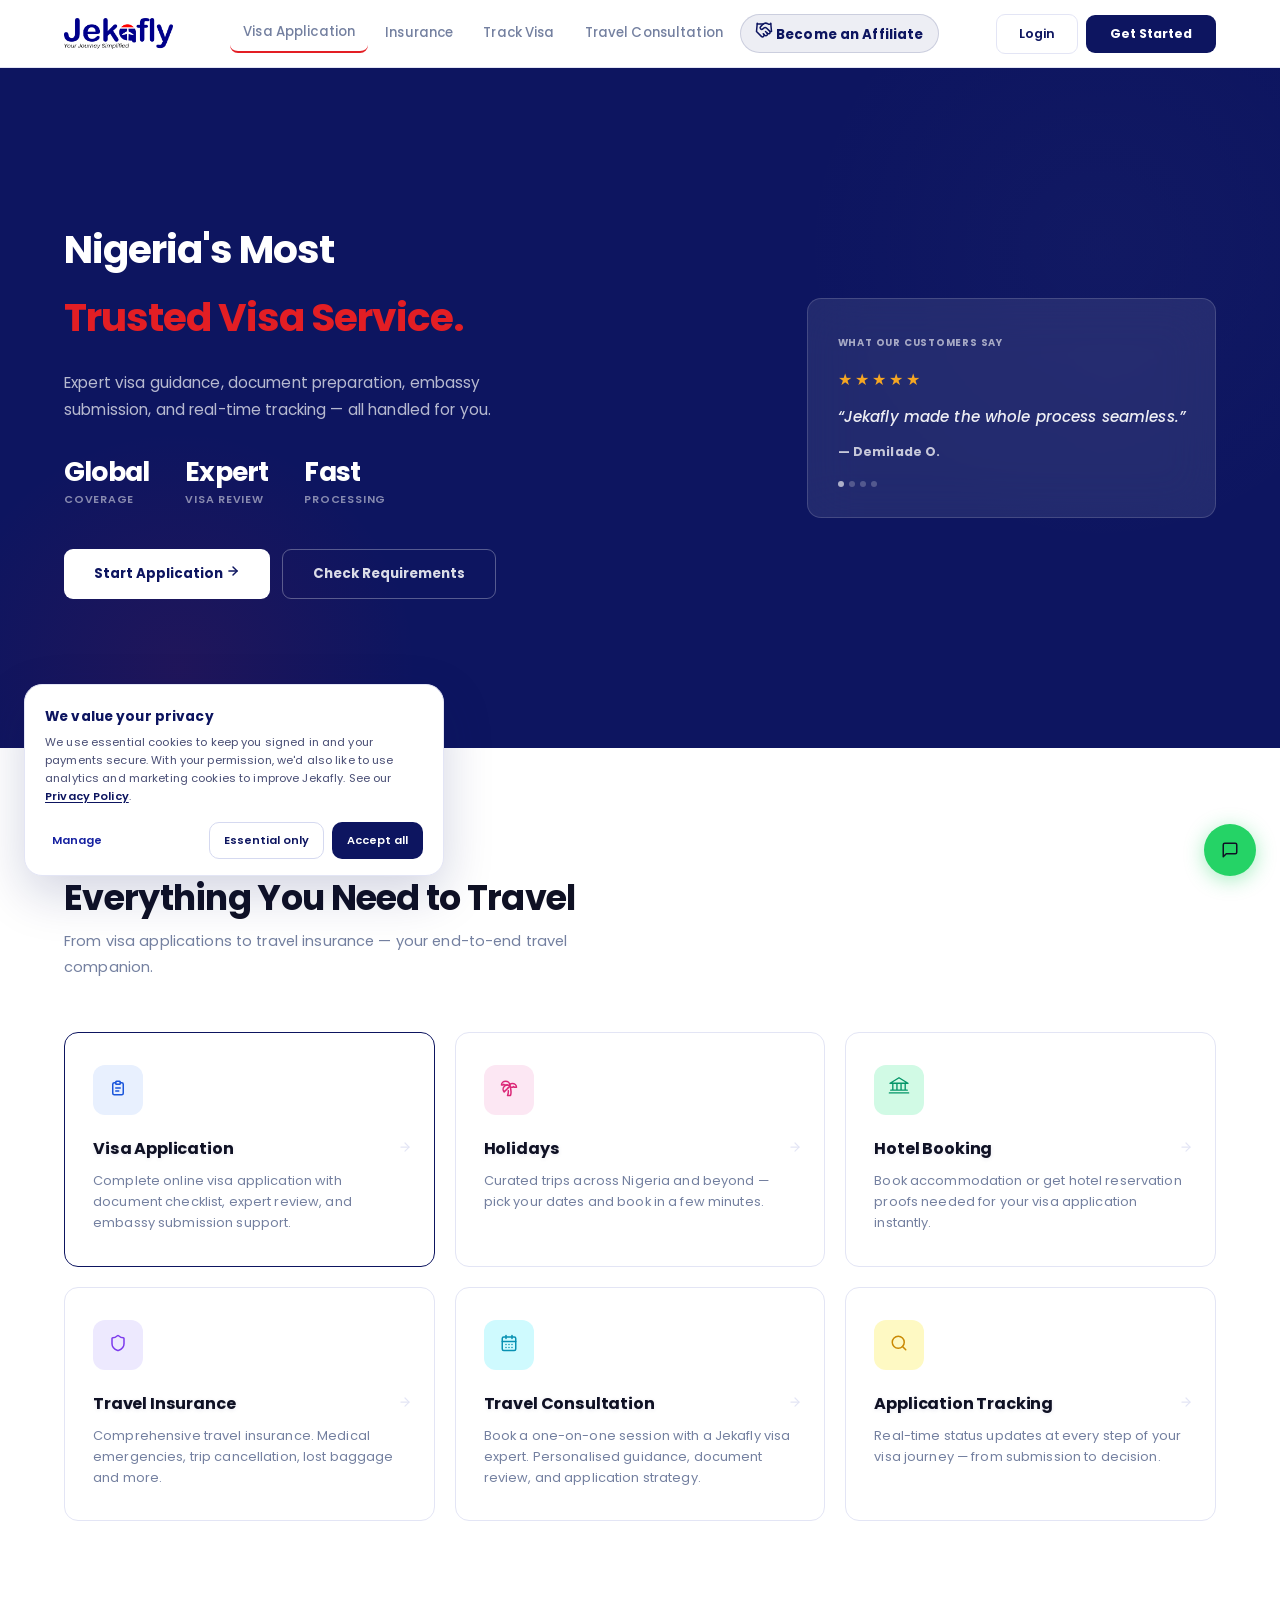
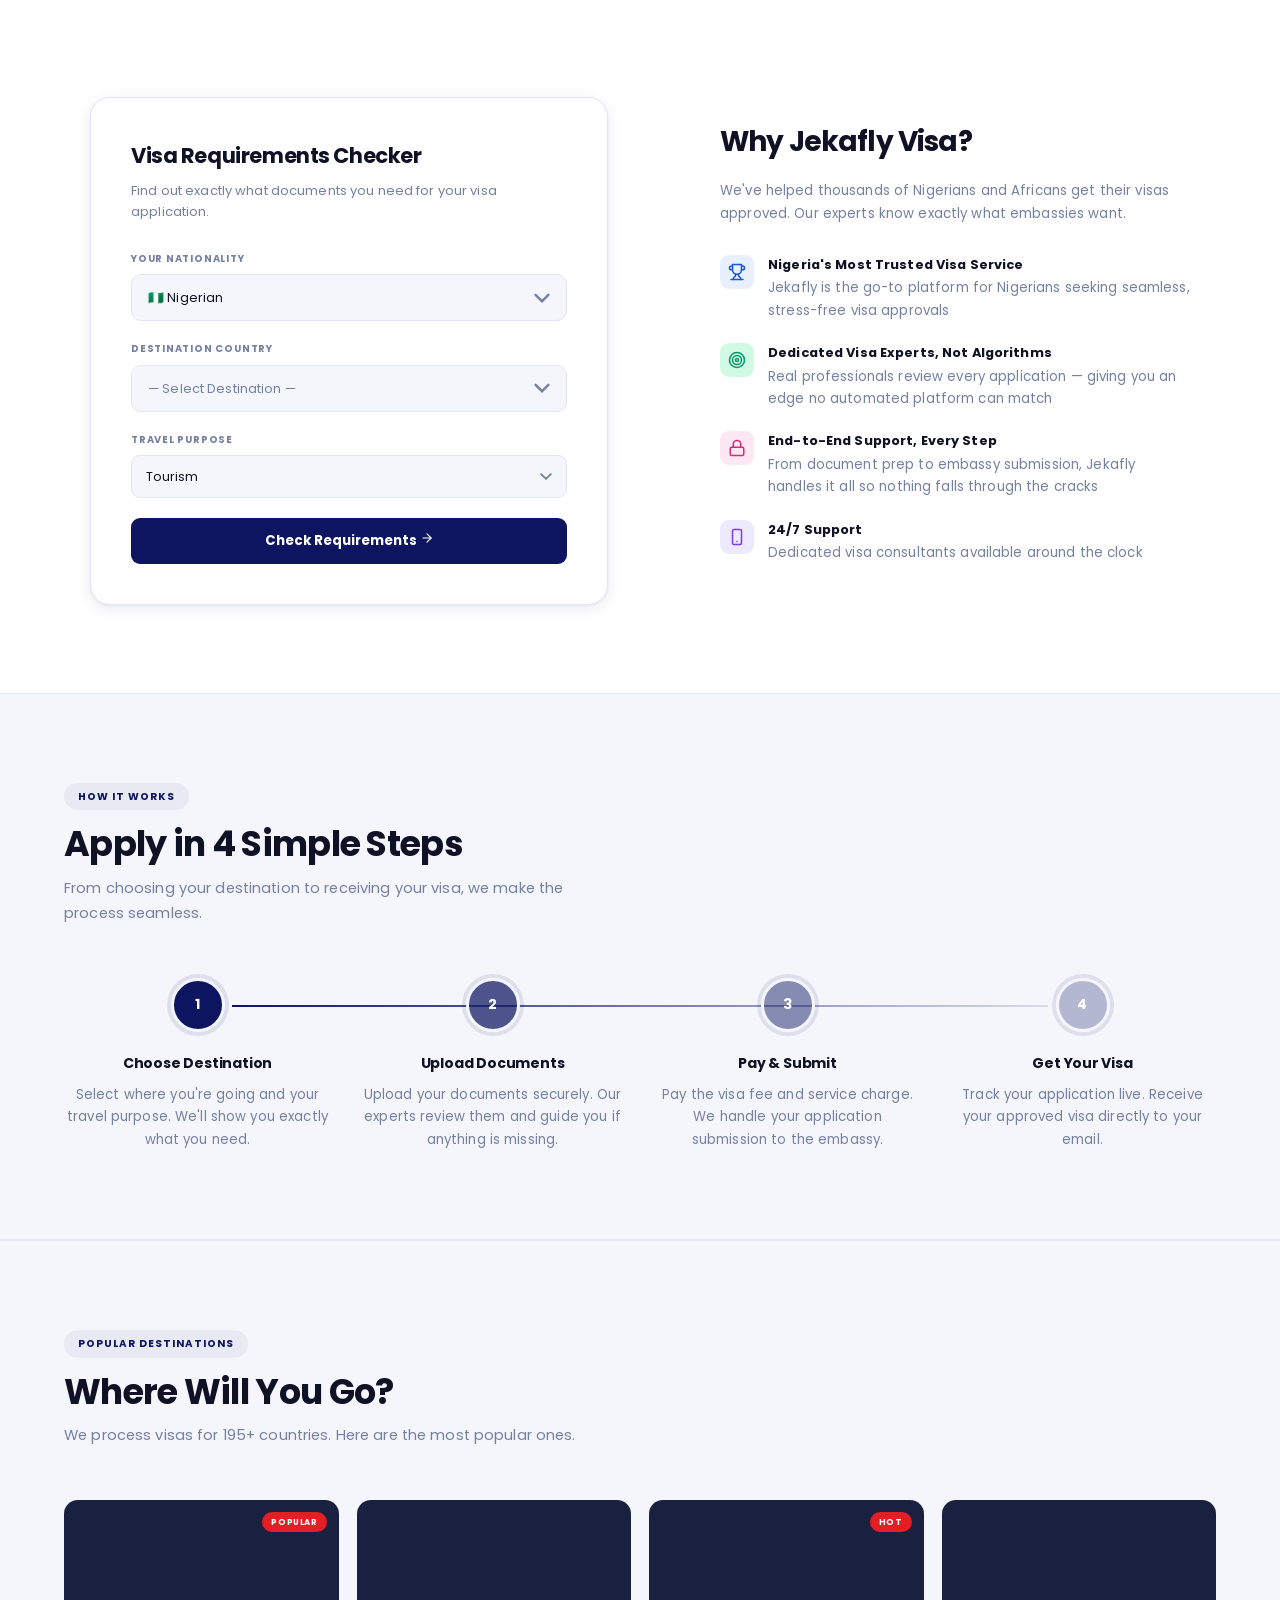
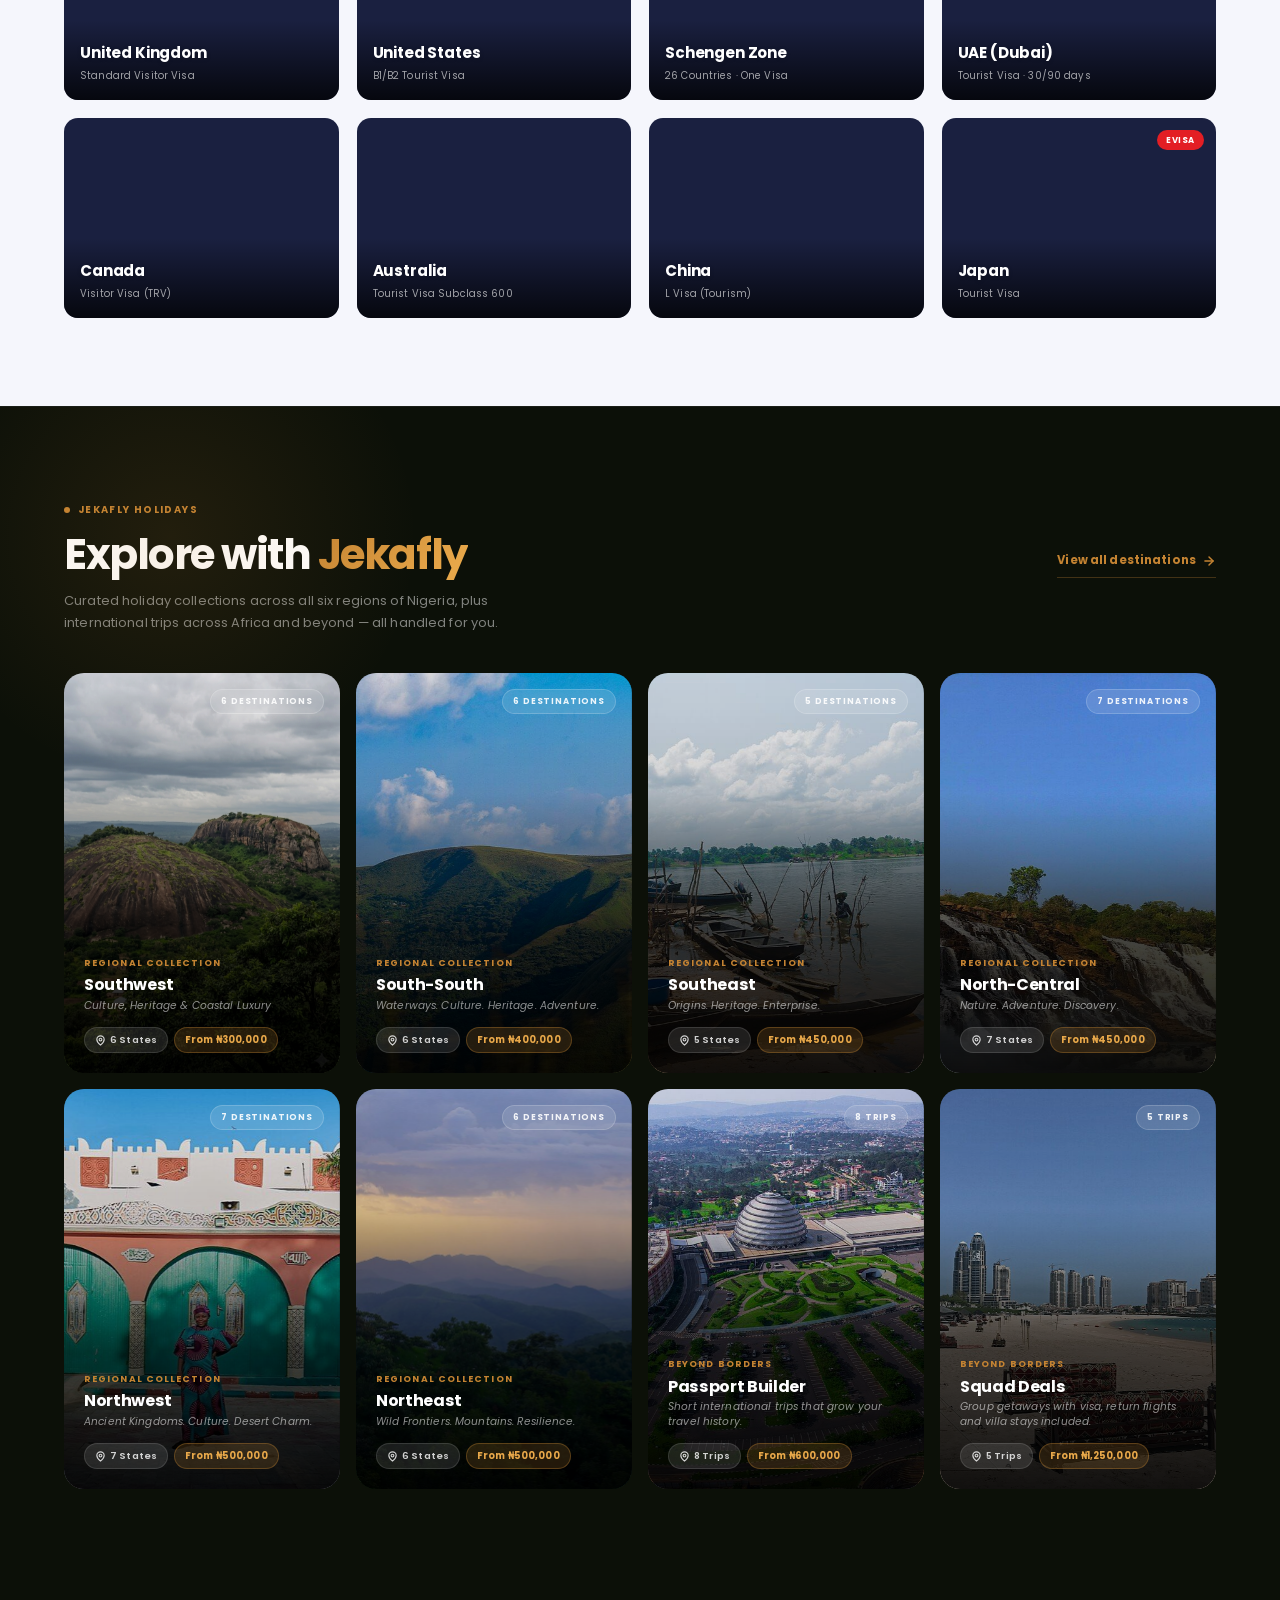
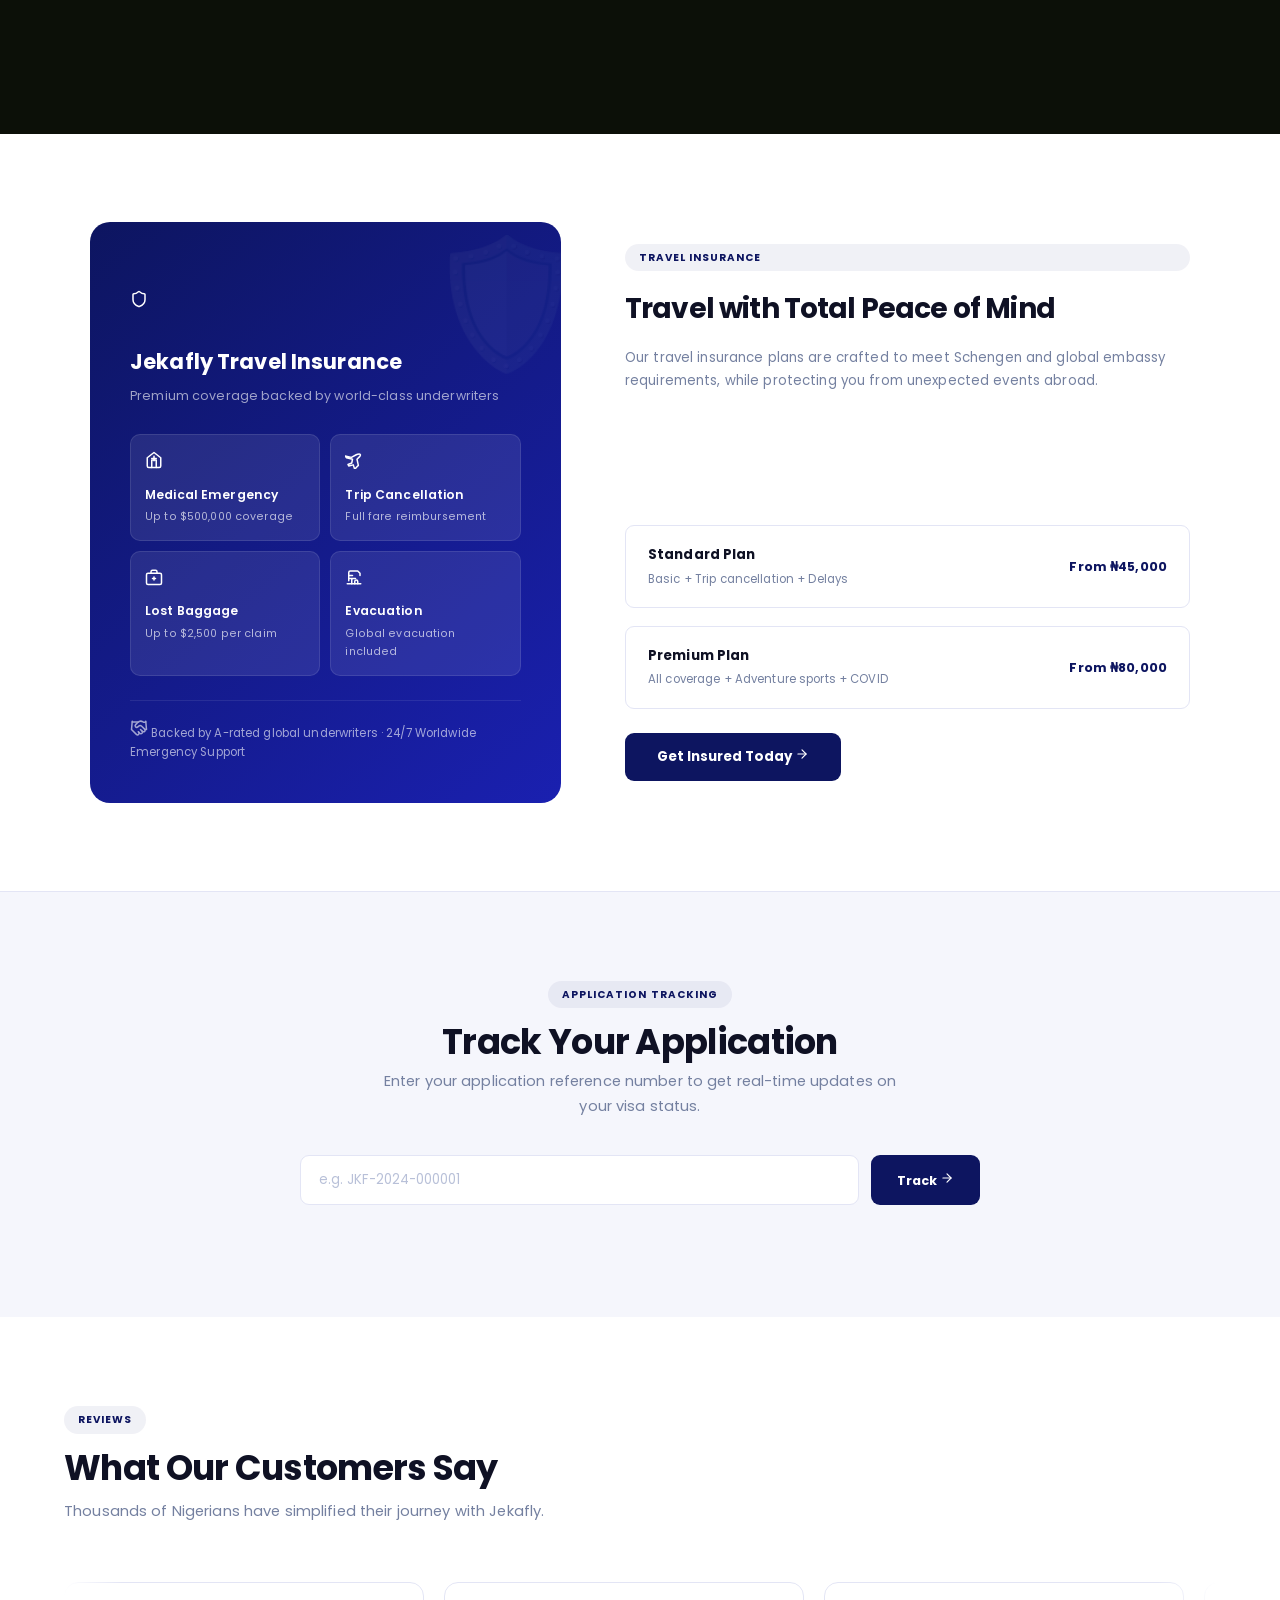
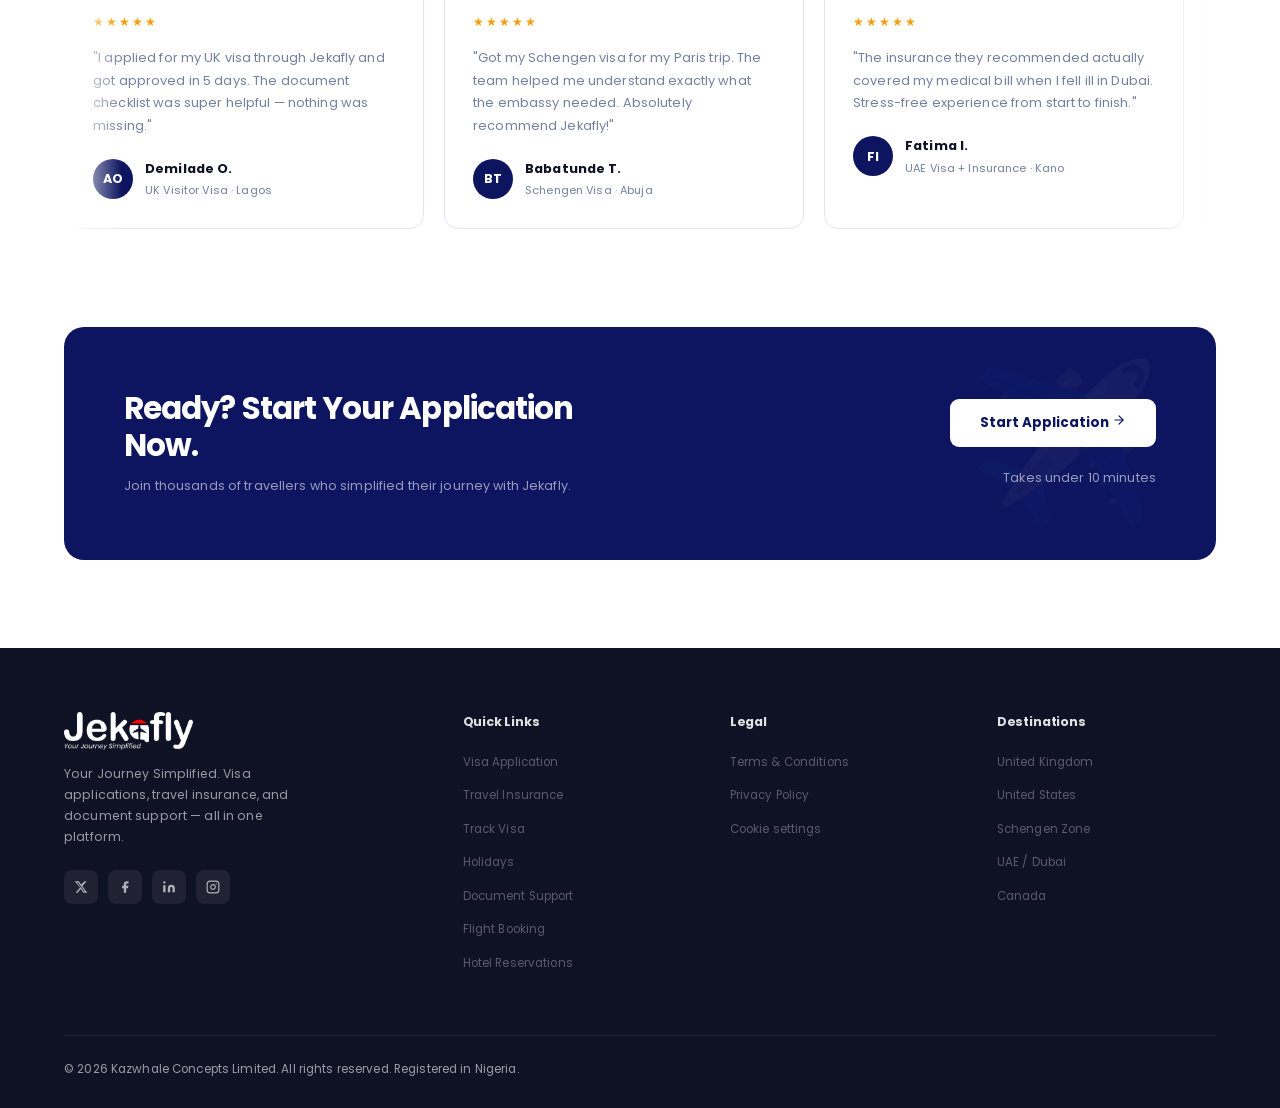
<file: jekafly_connected/visa.html>
<!DOCTYPE html>
<html lang="en">

<head>
    <meta charset="UTF-8" />
    <meta name="viewport" content="width=device-width, initial-scale=1.0" />
    <link rel="icon" type="image/svg+xml" href="favicon.svg" />
    <link rel="icon" type="image/x-icon" href="favicon.ico" />
    <link rel="icon" type="image/png" sizes="32x32" href="favicon-32x32.png" />
    <link rel="icon" type="image/png" sizes="16x16" href="favicon-16x16.png" />
    <link rel="apple-touch-icon" sizes="180x180" href="apple-touch-icon.png" />
    <link rel="manifest" href="site.webmanifest" />
    <title>Jekafly Visa</title>
    <meta name="description"
        content="Apply for UK, US, Canada, Schengen, UAE, and 150+ country visas online from Nigeria. Expert document review, embassy submission support, travel insurance, and real-time tracking — all handled for you." />
    <meta name="keywords"
        content="visa application Nigeria, UK visa Nigeria, US visa Nigeria, Schengen visa Lagos, Canada visa Nigeria, UAE visa Nigeria, apply visa online Nigeria, visa consultants Nigeria, jekafly" />
    <meta name="author" content="Kazwhale Concepts Limited" />
    <meta name="robots" content="index, follow, max-snippet:-1, max-image-preview:large, max-video-preview:-1" />
    <link rel="canonical" href="https://jekafly.com/visa" />
    <meta property="og:type" content="website" />
    <meta property="og:url" content="https://jekafly.com/visa" />
    <meta property="og:site_name" content="Jekafly" />
    <meta property="og:title" content="Jekafly Visa — Apply for a Visa Online from Nigeria" />
    <meta property="og:description"
        content="Apply for UK, US, Canada, Schengen, UAE, and 150+ country visas online. Expert document review, travel insurance, and real-time tracking — all handled for you." />
    <meta property="og:image" content="https://jekafly.com/assets/images/og-image.png" />
    <meta property="og:image:width" content="1200" />
    <meta property="og:image:height" content="630" />
    <meta property="og:image:alt" content="Jekafly Visa — Your Journey Simplified" />
    <meta property="og:locale" content="en_NG" />
    <meta name="twitter:card" content="summary_large_image" />
    <meta name="twitter:site" content="@jekafly" />
    <meta name="twitter:title" content="Jekafly Visa — Apply for a Visa Online from Nigeria" />
    <meta name="twitter:description"
        content="Apply for UK, US, Canada, Schengen, UAE, and 150+ country visas online. Expert visa consultants, document review, travel insurance." />
    <meta name="twitter:image" content="https://jekafly.com/assets/images/og-image.png" />
    <script
        type="application/ld+json">{"@context":"https://schema.org","@type":"Organization","name":"Jekafly","legalName":"Kazwhale Concepts Limited","url":"https://jekafly.com","logo":"https://jekafly.com/assets/images/JEKAFLY LOGO B-R 2.png","description":"Nigeria's leading online visa application and travel services platform.","areaServed":"NG"}</script>
    <script
        type="application/ld+json">{"@context":"https://schema.org","@type":"WebPage","name":"Jekafly Visa","url":"https://jekafly.com/visa","description":"Apply for UK, US, Canada, Schengen, UAE and 150+ country visas online from Nigeria.","isPartOf":{"@type":"WebSite","name":"Jekafly","url":"https://jekafly.com"}}</script>
    <script
        type="application/ld+json">{"@context":"https://schema.org","@type":"FAQPage","mainEntity":[{"@type":"Question","name":"How do I apply for a visa through Jekafly?","acceptedAnswer":{"@type":"Answer","text":"Select your destination, upload your documents, pay the fee, and our expert team handles submission and tracking. The entire process is online at jekafly.com/visa."}},{"@type":"Question","name":"Which countries can I apply to through Jekafly?","acceptedAnswer":{"@type":"Answer","text":"Jekafly supports 150+ countries including UK, USA, Canada, all Schengen countries, UAE, and Australia."}},{"@type":"Question","name":"How long does visa processing take?","acceptedAnswer":{"@type":"Answer","text":"UK visas typically take 3 weeks, Schengen 10-15 business days, US visas 2-8 weeks after interview. Jekafly provides real-time status updates throughout."}},{"@type":"Question","name":"Does Jekafly offer travel insurance?","acceptedAnswer":{"@type":"Answer","text":"Yes. Basic, Standard, and Premium plans covering medical, baggage, and trip cancellation from ₦25,000."}}]}</script>
    <script>
        if ('serviceWorker' in navigator) {
            navigator.serviceWorker.getRegistrations().then(regs => regs.forEach(r => r.unregister()));
            caches.keys().then(keys => keys.forEach(k => caches.delete(k)));
        }
    </script>
    <link rel="preconnect" href="https://fonts.googleapis.com" />
    <link rel="preconnect" href="https://fonts.gstatic.com" crossorigin />
    <link href="https://fonts.googleapis.com/css2?family=Poppins:ital,wght@0,400;0,600;0,700;1,400;1,700&display=swap"
        rel="stylesheet" />
    <link rel="stylesheet" href="assets/css/styles.css" />
    <link rel="stylesheet" href="assets/css/hero-animation.css" />
    <link rel="stylesheet" href="assets/css/explore-regions.css" />
    <link rel="stylesheet" href="assets/css/utilities.css" />
    <link rel="stylesheet" href="mobile.css" media="(max-width: 1024px)" />
    <style>
        body {
            font-family: 'Poppins', Georgia, Helvetica, sans-serif;
        }

        h1,
        h2,
        h3,
        h4 {
            font-family: 'Poppins', Georgia, Helvetica, sans-serif;
            font-weight: 700;
        }
    </style>
</head>

<body>

    <!-- NAV -->
    <nav id="main-nav">
        <a href="/" class="nav-logo">
            <img src="assets/images/JEKAFLY LOGO B-R 2.png" alt="Jekafly Logo" />
        </a>
        <div class="nav-links" id="nav-links">
            <a href="/visa" class="nav-active" onclick="closeNavMenu()">Visa Application</a>
            <a href="#insurance" onclick="closeNavMenu()">Insurance</a>
            <a href="#track" onclick="closeNavMenu()">Track Visa</a>
            <a href="#" onclick="openConsultModal();closeNavMenu()">Travel Consultation</a>
            <a href="/affiliate" class="nav-affiliate-link"><svg xmlns="http://www.w3.org/2000/svg" width="18"
                    height="18" viewBox="0 0 24 24" fill="none" stroke="currentColor" stroke-width="2"
                    stroke-linecap="round" stroke-linejoin="round">
                    <path d="m11 17 2 2a1 1 0 1 0 3-3" />
                    <path
                        d="m14 14 2.5 2.5a1 1 0 1 0 3-3l-3.88-3.88a3 3 0 0 0-4.24 0l-.88.88a1 1 0 1 1-3-3l2.81-2.81a5.79 5.79 0 0 1 7.06-.87l.47.28a2 2 0 0 0 1.42.25L21 4" />
                    <path d="m21 3 1 11h-2" />
                    <path d="M3 3 2 14l6.5 6.5a1 1 0 1 0 3-3" />
                    <path d="M3 4h8" />
                </svg> Become an Affiliate</a>
        </div>
        <div class="nav-cta" id="nav-cta-area">
            <button class="btn-outline" onclick="openModal('login')">Login</button>
            <button class="btn-primary" onclick="openModal('register')">Get Started</button>
        </div>
        <button class="nav-toggle" id="nav-toggle" onclick="toggleNavMenu()" aria-label="Menu">
            <span class="nav-burger" id="nav-burger"><svg width="18" height="18" viewBox="0 0 24 24" fill="none"
                    stroke="currentColor" stroke-width="2" stroke-linecap="round">
                    <line x1="3" y1="6" x2="21" y2="6" />
                    <line x1="3" y1="12" x2="21" y2="12" />
                    <line x1="3" y1="18" x2="21" y2="18" />
                </svg></span>
        </button>
    </nav>

    <div class="nav-mobile-drawer" id="nav-mobile-drawer">
        <div class="nav-mob-list">
            <a href="/visa" onclick="closeNavMenu()" class="nav-mob-row nav-mob-row--active">
                <span class="nav-mob-row-icon" style="background:#F3F0FF; color:#7048E8;">
                    <svg width="15" height="15" viewBox="0 0 24 24" fill="none" stroke="currentColor" stroke-width="2"
                        stroke-linecap="round" stroke-linejoin="round">
                        <path d="M14 2H6a2 2 0 0 0-2 2v16a2 2 0 0 0 2 2h12a2 2 0 0 0 2-2V8z" />
                        <polyline points="14 2 14 8 20 8" />
                    </svg>
                </span>
                <span class="nav-mob-row-label">Visa Application</span>
                <svg class="nav-mob-row-arrow" width="14" height="14" viewBox="0 0 24 24" fill="none"
                    stroke="currentColor" stroke-width="2" stroke-linecap="round" stroke-linejoin="round">
                    <polyline points="9 18 15 12 9 6" />
                </svg>
            </a>
            <a href="#insurance" onclick="closeNavMenu()" class="nav-mob-row">
                <span class="nav-mob-row-icon" style="background:#FFF0F6; color:#C2255C;">
                    <svg width="15" height="15" viewBox="0 0 24 24" fill="none" stroke="currentColor" stroke-width="2"
                        stroke-linecap="round" stroke-linejoin="round">
                        <path d="M12 22s8-4 8-10V5l-8-3-8 3v7c0 6 8 10 8 10z" />
                    </svg>
                </span>
                <span class="nav-mob-row-label">Insurance</span>
                <svg class="nav-mob-row-arrow" width="14" height="14" viewBox="0 0 24 24" fill="none"
                    stroke="currentColor" stroke-width="2" stroke-linecap="round" stroke-linejoin="round">
                    <polyline points="9 18 15 12 9 6" />
                </svg>
            </a>
            <a href="#track" onclick="closeNavMenu()" class="nav-mob-row">
                <span class="nav-mob-row-icon" style="background:#E0F7FA; color:#0891B2;">
                    <svg width="15" height="15" viewBox="0 0 24 24" fill="none" stroke="currentColor" stroke-width="2"
                        stroke-linecap="round" stroke-linejoin="round">
                        <circle cx="11" cy="11" r="8" />
                        <line x1="21" y1="21" x2="16.65" y2="16.65" />
                    </svg>
                </span>
                <span class="nav-mob-row-label">Track Visa</span>
                <svg class="nav-mob-row-arrow" width="14" height="14" viewBox="0 0 24 24" fill="none"
                    stroke="currentColor" stroke-width="2" stroke-linecap="round" stroke-linejoin="round">
                    <polyline points="9 18 15 12 9 6" />
                </svg>
            </a>
            <a href="#destinations" onclick="closeNavMenu()" class="nav-mob-row">
                <span class="nav-mob-row-icon" style="background:#FFF9DB; color:#E67700;">
                    <svg width="15" height="15" viewBox="0 0 24 24" fill="none" stroke="currentColor" stroke-width="2"
                        stroke-linecap="round" stroke-linejoin="round">
                        <circle cx="12" cy="10" r="3" />
                        <path d="M12 2a8 8 0 0 0-8 8c0 5.25 8 14 8 14s8-8.75 8-14a8 8 0 0 0-8-8z" />
                    </svg>
                </span>
                <span class="nav-mob-row-label">Destinations</span>
                <svg class="nav-mob-row-arrow" width="14" height="14" viewBox="0 0 24 24" fill="none"
                    stroke="currentColor" stroke-width="2" stroke-linecap="round" stroke-linejoin="round">
                    <polyline points="9 18 15 12 9 6" />
                </svg>
            </a>
            <a href="/holidays" onclick="closeNavMenu()" class="nav-mob-row">
                <span class="nav-mob-row-icon" style="background:#2A1F0A; color:#C48332;">
                    <svg width="15" height="15" viewBox="0 0 24 24" fill="none" stroke="currentColor" stroke-width="2"
                        stroke-linecap="round" stroke-linejoin="round">
                        <path d="M3 9l9-7 9 7v11a2 2 0 01-2 2H5a2 2 0 01-2-2z" />
                        <path d="M9 22V12h6v10" />
                    </svg>
                </span>
                <span class="nav-mob-row-label">Holidays</span>
                <svg class="nav-mob-row-arrow" width="14" height="14" viewBox="0 0 24 24" fill="none"
                    stroke="currentColor" stroke-width="2" stroke-linecap="round" stroke-linejoin="round">
                    <polyline points="9 18 15 12 9 6" />
                </svg>
            </a>
        </div>
        <div class="nav-mob-footer" id="nav-mobile-cta">
            <a href="/affiliate" onclick="closeNavMenu()" class="nav-mob-admin-btn">
                <svg width="14" height="14" viewBox="0 0 24 24" fill="none" stroke="currentColor" stroke-width="2"
                    stroke-linecap="round" stroke-linejoin="round">
                    <path d="M17 21v-2a4 4 0 0 0-4-4H5a4 4 0 0 0-4 4v2" />
                    <circle cx="9" cy="7" r="4" />
                    <line x1="23" y1="11" x2="17" y2="11" />
                    <line x1="20" y1="8" x2="20" y2="14" />
                </svg>
                Become an Affiliate
            </a>
            <div style="display:grid;grid-template-columns:1fr 1fr;gap:10px;">
                <button class="nav-mob-cta-btn" onclick="openModal('login');closeNavMenu()">Login</button>
                <button class="nav-mob-cta-btn nav-mob-cta-btn--outline"
                    onclick="openModal('register');closeNavMenu()">Get Started</button>
            </div>
        </div>
    </div>
    <div class="nav-mobile-overlay" id="nav-mobile-overlay" onclick="closeNavMenu()"></div>

    <!-- HERO -->
    <section class="hero" id="hero-section">
        <div class="hero-slides" id="hero-slides">
            <div class="hero-slide active"
                style="background-image:url('https://images.unsplash.com/photo-1499856871958-5b9627545d1a?w=1600&q=80')">
            </div>
            <div class="hero-slide"
                style="background-image:url('https://images.unsplash.com/photo-1526129318478-62ed807ebdf9?w=1600&q=80')">
            </div>
            <div class="hero-slide"
                style="background-image:url('https://images.unsplash.com/photo-1538964173425-93884d739596?w=1600&q=80')">
            </div>
            <div class="hero-slide"
                style="background-image:url('https://images.unsplash.com/photo-1504019347908-b45f9b0b8dd5?w=1600&q=80')">
            </div>
        </div>
        <div class="hero-dots" id="hero-dots">
            <div class="hero-dot active" onclick="goToSlide(0)"></div>
            <div class="hero-dot" onclick="goToSlide(1)"></div>
            <div class="hero-dot" onclick="goToSlide(2)"></div>
            <div class="hero-dot" onclick="goToSlide(3)"></div>
        </div>
        <div class="hero-content">
            <h1 class="hero-seo-h1">Nigeria's Most Trusted Visa Service</h1>
            <div class="hero-headline-wrap">
                <div class="hero-headline animate" id="hero-headline">
                    <span class="hero-line-1" id="hero-line-1">Nigeria's Most</span>
                    <span class="hero-line-2" id="hero-line-2">Trusted Visa Service.</span>
                </div>
            </div>
            <p id="hero-sub">Expert visa guidance, document preparation, embassy submission, and real-time
                tracking — all handled for you.</p>
            <div class="hero-stats">
                <div class="hero-stat"><strong>Global</strong><span>Coverage</span></div>
                <div class="hero-stat"><strong>Expert</strong><span>Visa Review</span></div>
                <div class="hero-stat"><strong>Fast</strong><span>Processing</span></div>
            </div>
            <div class="hero-actions">
                <button class="btn-hero btn-hero-primary" onclick="window.location.href='/apply'">Start Application
                    <svg width="14" height="14" viewBox="0 0 24 24" fill="none" stroke="currentColor" stroke-width="2.5"
                        stroke-linecap="round" stroke-linejoin="round">
                        <line x1="5" y1="12" x2="19" y2="12" />
                        <polyline points="12 5 19 12 12 19" />
                    </svg>
                </button>
                <button class="btn-hero btn-hero-secondary"
                    onclick="document.getElementById('visa').scrollIntoView({behavior:'smooth'})">Check
                    Requirements</button>
            </div>
        </div>
        <div class="hero-right">
            <div class="hero-card hero-review-card" id="hero-review-card">
                <div class="hero-review-label">What our customers say</div>
                <div class="hero-review-stars" id="hero-review-stars"><span class="star-rating">★★★★★</span></div>
                <div class="hero-review-text" id="hero-review-text">"Jekafly made the whole process seamless."</div>
                <div class="hero-review-author" id="hero-review-author">— Happy Traveller</div>
                <div class="hero-review-dots" id="hero-review-dots">
                    <span class="hero-rdot active"></span>
                    <span class="hero-rdot"></span>
                    <span class="hero-rdot"></span>
                    <span class="hero-rdot"></span>
                </div>
            </div>
        </div>
    </section>

    <!-- SERVICES -->
    <section class="services" id="services">
        <div class="section-header">
            <div class="section-tag">Our Services</div>
            <h2 class="section-title">Everything You Need to Travel</h2>
            <p class="section-sub">From visa applications to travel insurance — your end-to-end travel companion.</p>
        </div>
        <div class="services-grid">
            <div class="service-card service-card--active"
                onclick="document.getElementById('visa').scrollIntoView({behavior:'smooth'})">
                <div class="service-icon-bg">
                    <div class="service-icon"><svg width="18" height="18" viewBox="0 0 24 24" fill="none"
                            stroke="currentColor" stroke-width="2" stroke-linecap="round" stroke-linejoin="round">
                            <path d="M9 5H7a2 2 0 00-2 2v12a2 2 0 002 2h10a2 2 0 002-2V7a2 2 0 00-2-2h-2" />
                            <rect x="9" y="3" width="6" height="4" rx="1" />
                            <line x1="9" y1="12" x2="15" y2="12" />
                            <line x1="9" y1="16" x2="13" y2="16" />
                        </svg></div>
                </div>
                <div class="service-title">Visa Application</div>
                <div class="service-desc">Complete online visa application with document checklist, expert review,
                    and embassy submission support.</div>
                <div class="service-arrow"><svg width="14" height="14" viewBox="0 0 24 24" fill="none"
                        stroke="currentColor" stroke-width="2" stroke-linecap="round" stroke-linejoin="round">
                        <line x1="5" y1="12" x2="19" y2="12" />
                        <polyline points="12 5 19 12 12 19" />
                    </svg></div>
            </div>
            <div class="service-card" onclick="window.location.href='/holidays'">
                <div class="service-icon-bg">
                    <div class="service-icon"><svg xmlns="http://www.w3.org/2000/svg" width="18" height="18"
                            viewBox="0 0 24 24" fill="none" stroke="currentColor" stroke-width="2"
                            stroke-linecap="round" stroke-linejoin="round">
                            <path d="M13 8c0-2.76-2.46-5-5.5-5S2 5.24 2 8h2l1-1 1 1h4" />
                            <path d="M13 7.14A5.82 5.82 0 0 1 16.5 6c3.04 0 5.5 2.24 5.5 5h-3l-1-1-1 1h-3" />
                            <path d="M5.89 9.71c-2.15 2.15-2.3 5.47-.35 7.43l4.24-4.25.7-.7.71-.71 2.12-2.12c-1.95-1.96-5.27-1.8-7.42.35" />
                            <path d="M11 15.5c.5 2.5-.17 4.5-1 6.5h4c2-5.5-.5-12-1-14" />
                        </svg></div>
                </div>
                <div class="service-title">Holidays</div>
                <div class="service-desc">Curated trips across Nigeria and beyond — pick your dates and book in a few
                    minutes.</div>
                <div class="service-arrow"><svg width="14" height="14" viewBox="0 0 24 24" fill="none"
                        stroke="currentColor" stroke-width="2" stroke-linecap="round" stroke-linejoin="round">
                        <line x1="5" y1="12" x2="19" y2="12" />
                        <polyline points="12 5 19 12 12 19" />
                    </svg></div>
            </div>
            <div class="service-card" onclick="window.location.href='/'">
                <div class="service-icon-bg">
                    <div class="service-icon"><svg xmlns="http://www.w3.org/2000/svg" width="22" height="22"
                            viewBox="0 0 256 256" fill="currentColor">
                            <path
                                d="M24,104H48v64H32a8,8,0,0,0,0,16H224a8,8,0,0,0,0-16H208V104h24a8,8,0,0,0,4.19-14.81l-104-64a8,8,0,0,0-8.38,0l-104,64A8,8,0,0,0,24,104Zm40,0H96v64H64Zm80,0v64H112V104Zm48,64H160V104h32ZM128,41.39,203.74,88H52.26ZM248,208a8,8,0,0,1-8,8H16a8,8,0,0,1,0-16H240A8,8,0,0,1,248,208Z" />
                        </svg></div>
                </div>
                <div class="service-title">Hotel Booking</div>
                <div class="service-desc">Book accommodation or get hotel reservation proofs needed for your visa
                    application instantly.</div>
                <div class="service-arrow"><svg width="14" height="14" viewBox="0 0 24 24" fill="none"
                        stroke="currentColor" stroke-width="2" stroke-linecap="round" stroke-linejoin="round">
                        <line x1="5" y1="12" x2="19" y2="12" />
                        <polyline points="12 5 19 12 12 19" />
                    </svg></div>
            </div>
            <div class="service-card" onclick="openModal('insurance')">
                <div class="service-icon-bg">
                    <div class="service-icon"><svg xmlns="http://www.w3.org/2000/svg" width="18" height="18"
                            viewBox="0 0 24 24" fill="none" stroke="currentColor" stroke-width="2"
                            stroke-linecap="round" stroke-linejoin="round">
                            <path
                                d="M20 13c0 5-3.5 7.5-7.66 8.95a1 1 0 0 1-.67-.01C7.5 20.5 4 18 4 13V6a1 1 0 0 1 1-1c2 0 4.5-1.2 6.24-2.72a1.17 1.17 0 0 1 1.52 0C14.51 3.81 17 5 19 5a1 1 0 0 1 1 1z" />
                        </svg></div>
                </div>
                <div class="service-title">Travel Insurance</div>
                <div class="service-desc">Comprehensive travel insurance. Medical emergencies, trip cancellation,
                    lost baggage and more.</div>
                <div class="service-arrow"><svg width="14" height="14" viewBox="0 0 24 24" fill="none"
                        stroke="currentColor" stroke-width="2" stroke-linecap="round" stroke-linejoin="round">
                        <line x1="5" y1="12" x2="19" y2="12" />
                        <polyline points="12 5 19 12 12 19" />
                    </svg></div>
            </div>
            <div class="service-card" onclick="openConsultModal()">
                <div class="service-icon-bg">
                    <div class="service-icon"><svg xmlns="http://www.w3.org/2000/svg" width="18" height="18"
                            viewBox="0 0 24 24" fill="none" stroke="currentColor" stroke-width="2"
                            stroke-linecap="round" stroke-linejoin="round">
                            <path d="M8 2v4" />
                            <path d="M16 2v4" />
                            <rect width="18" height="18" x="3" y="4" rx="2" />
                            <path d="M3 10h18" />
                            <path d="M8 14h.01" />
                            <path d="M12 14h.01" />
                            <path d="M16 14h.01" />
                            <path d="M8 18h.01" />
                            <path d="M12 18h.01" />
                            <path d="M16 18h.01" />
                        </svg></div>
                </div>
                <div class="service-title">Travel Consultation</div>
                <div class="service-desc">Book a one-on-one session with a Jekafly visa expert. Personalised guidance,
                    document review, and application strategy.</div>
                <div class="service-arrow"><svg width="14" height="14" viewBox="0 0 24 24" fill="none"
                        stroke="currentColor" stroke-width="2" stroke-linecap="round" stroke-linejoin="round">
                        <line x1="5" y1="12" x2="19" y2="12" />
                        <polyline points="12 5 19 12 12 19" />
                    </svg></div>
            </div>
            <div class="service-card" onclick="document.getElementById('track').scrollIntoView({behavior:'smooth'})">
                <div class="service-icon-bg">
                    <div class="service-icon"><svg xmlns="http://www.w3.org/2000/svg" width="18" height="18"
                            viewBox="0 0 24 24" fill="none" stroke="currentColor" stroke-width="2"
                            stroke-linecap="round" stroke-linejoin="round">
                            <circle cx="11" cy="11" r="8" />
                            <path d="m21 21-4.35-4.35" />
                        </svg></div>
                </div>
                <div class="service-title">Application Tracking</div>
                <div class="service-desc">Real-time status updates at every step of your visa journey — from
                    submission to decision.</div>
                <div class="service-arrow"><svg width="14" height="14" viewBox="0 0 24 24" fill="none"
                        stroke="currentColor" stroke-width="2" stroke-linecap="round" stroke-linejoin="round">
                        <line x1="5" y1="12" x2="19" y2="12" />
                        <polyline points="12 5 19 12 12 19" />
                    </svg></div>
            </div>
        </div>
    </section>

    <!-- VISA CHECKER -->
    <section class="visa-checker" id="visa">
        <div class="checker-wrap">
            <div class="checker-form">
                <h3>Visa Requirements Checker</h3>
                <p>Find out exactly what documents you need for your visa application.</p>
                <div class="form-group">
                    <label>Your Nationality</label>
                    <select id="c-from">
                        <option value="">— Select Nationality —</option>
                    </select>
                </div>
                <div class="form-group">
                    <label>Destination Country</label>
                    <select id="c-to">
                        <option value="">— Select Destination —</option>
                    </select>
                </div>
                <div class="form-group">
                    <label>Travel Purpose</label>
                    <select id="c-type">
                        <option>Tourism</option>
                        <option>Business</option>
                        <option>Study</option>
                        <option>Medical</option>
                        <option>Family Visit</option>
                    </select>
                </div>
                <button class="btn-check" id="btn-check-req" type="button">Check Requirements <svg width="14"
                        height="14" viewBox="0 0 24 24" fill="none" stroke="currentColor" stroke-width="2"
                        stroke-linecap="round" stroke-linejoin="round">
                        <line x1="5" y1="12" x2="19" y2="12" />
                        <polyline points="12 5 19 12 12 19" />
                    </svg></button>
                <div class="checker-result" id="checker-result">
                    <div class="result-header">
                        <div class="result-dot result-dot-success"></div>
                        <div class="result-title" id="result-title">Select a destination above</div>
                    </div>
                    <div id="result-meta" class="result-meta"></div>
                    <ul class="result-items" id="result-list"></ul>
                    <div class="checker-result-cta">
                        <button class="btn-check btn-check-sm"
                            onclick="window.location.href='/apply?dest='+encodeURIComponent(getSelectValue('c-to')||'')">
                            Apply for This Visa
                            <svg width="14" height="14" viewBox="0 0 24 24" fill="none" stroke="currentColor"
                                stroke-width="2" stroke-linecap="round" stroke-linejoin="round">
                                <line x1="5" y1="12" x2="19" y2="12" />
                                <polyline points="12 5 19 12 12 19" />
                            </svg>
                        </button>
                    </div>
                </div>
            </div>
            <div class="checker-info">
                <h3>Why Jekafly Visa?</h3>
                <p>We've helped thousands of Nigerians and Africans get their visas approved. Our experts know
                    exactly what embassies want.</p>
                <ul class="info-list">
                    <li>
                        <div class="icon"><svg width="18" height="18" viewBox="0 0 24 24" fill="none"
                                stroke="currentColor" stroke-width="2" stroke-linecap="round" stroke-linejoin="round">
                                <path d="M6 9H4.5a2.5 2.5 0 010-5H6" />
                                <path d="M18 9h1.5a2.5 2.5 0 000-5H18" />
                                <path d="M4 22h16" />
                                <path d="M10 14.66V17c0 .55-.47.98-.97 1.21C7.85 18.75 7 20.24 7 22" />
                                <path d="M14 14.66V17c0 .55.47.98.97 1.21C16.15 18.75 17 20.24 17 22" />
                                <path d="M18 2H6v7a6 6 0 0012 0V2z" />
                            </svg></div>
                        <div><strong>Nigeria's Most Trusted Visa Service</strong><br><span class="info-sub">Jekafly is
                                the go-to platform for Nigerians seeking seamless, stress-free visa approvals</span>
                        </div>
                    </li>
                    <li>
                        <div class="icon"><svg xmlns="http://www.w3.org/2000/svg" width="18" height="18"
                                viewBox="0 0 24 24" fill="none" stroke="currentColor" stroke-width="2"
                                stroke-linecap="round" stroke-linejoin="round">
                                <circle cx="12" cy="12" r="10" />
                                <circle cx="12" cy="12" r="6" />
                                <circle cx="12" cy="12" r="2" />
                            </svg></div>
                        <div><strong>Dedicated Visa Experts, Not Algorithms</strong><br><span class="info-sub">Real
                                professionals review every application — giving you an edge no automated platform can
                                match</span></div>
                    </li>
                    <li>
                        <div class="icon"><svg xmlns="http://www.w3.org/2000/svg" width="18" height="18"
                                viewBox="0 0 24 24" fill="none" stroke="currentColor" stroke-width="2"
                                stroke-linecap="round" stroke-linejoin="round">
                                <rect width="18" height="11" x="3" y="11" rx="2" ry="2" />
                                <path d="M7 11V7a5 5 0 0 1 10 0v4" />
                            </svg></div>
                        <div><strong>End-to-End Support, Every Step</strong><br><span class="info-sub">From document
                                prep to embassy submission, Jekafly handles it all so nothing falls through the
                                cracks</span></div>
                    </li>
                    <li>
                        <div class="icon"><svg xmlns="http://www.w3.org/2000/svg" width="18" height="18"
                                viewBox="0 0 24 24" fill="none" stroke="currentColor" stroke-width="2"
                                stroke-linecap="round" stroke-linejoin="round">
                                <rect width="12" height="20" x="6" y="2" rx="2" />
                                <path d="M12 18h.01" />
                            </svg></div>
                        <div><strong>24/7 Support</strong><br><span class="info-sub">Dedicated visa
                                consultants available around the clock</span></div>
                    </li>
                </ul>
            </div>
        </div>
    </section>

    <!-- HOW IT WORKS -->
    <section class="how">
        <div class="section-header">
            <div class="section-tag">How It Works</div>
            <h2 class="section-title">Apply in 4 Simple Steps</h2>
            <p class="section-sub">From choosing your destination to receiving your visa, we make the process seamless.
            </p>
        </div>
        <div class="steps">
            <div class="step">
                <div class="step-num">1</div>
                <h4>Choose Destination</h4>
                <p>Select where you're going and your travel purpose. We'll show you exactly what you need.</p>
            </div>
            <div class="step">
                <div class="step-num">2</div>
                <h4>Upload Documents</h4>
                <p>Upload your documents securely. Our experts review them and guide you if anything is missing.</p>
            </div>
            <div class="step">
                <div class="step-num">3</div>
                <h4>Pay &amp; Submit</h4>
                <p>Pay the visa fee and service charge. We handle your application submission to the embassy.</p>
            </div>
            <div class="step">
                <div class="step-num">4</div>
                <h4>Get Your Visa</h4>
                <p>Track your application live. Receive your approved visa directly to your email.</p>
            </div>
        </div>
    </section>

    <!-- DESTINATIONS -->
    <section class="destinations" id="destinations">
        <div class="section-header">
            <div class="section-tag">Popular Destinations</div>
            <h2 class="section-title">Where Will You Go?</h2>
            <p class="section-sub">We process visas for 195+ countries. Here are the most popular ones.</p>
        </div>
        <div class="dest-grid">
            <div class="dest-card" onclick="selectDest('United Kingdom')"
                style="background-image:url('https://images.unsplash.com/photo-1513635269975-59663e0ac1ad?w=600&q=80&fit=crop')">
                <div class="dest-overlay">
                    <div class="dest-name">United Kingdom</div>
                    <div class="dest-tag">Standard Visitor Visa</div>
                </div>
                <div class="dest-badge">Popular</div>
            </div>
            <div class="dest-card" onclick="selectDest('United States')"
                style="background-image:url('https://images.unsplash.com/photo-1485871981521-5b1fd3805eee?w=600&q=80&fit=crop')">
                <div class="dest-overlay">
                    <div class="dest-name">United States</div>
                    <div class="dest-tag">B1/B2 Tourist Visa</div>
                </div>
            </div>
            <div class="dest-card" onclick="selectDest('France')"
                style="background-image:url('https://images.unsplash.com/photo-1502602898657-3e91760cbb34?w=600&q=80&fit=crop')">
                <div class="dest-overlay">
                    <div class="dest-name">Schengen Zone</div>
                    <div class="dest-tag">26 Countries · One Visa</div>
                </div>
                <div class="dest-badge">Hot</div>
            </div>
            <div class="dest-card" onclick="selectDest('UAE')"
                style="background-image:url('https://images.unsplash.com/photo-1512453979798-5ea266f8880c?w=600&q=80&fit=crop')">
                <div class="dest-overlay">
                    <div class="dest-name">UAE (Dubai)</div>
                    <div class="dest-tag">Tourist Visa · 30/90 days</div>
                </div>
            </div>
            <div class="dest-card" onclick="selectDest('Canada')"
                style="background-image:url('https://images.unsplash.com/photo-1517935706615-2717063c2225?w=600&q=80&fit=crop')">
                <div class="dest-overlay">
                    <div class="dest-name">Canada</div>
                    <div class="dest-tag">Visitor Visa (TRV)</div>
                </div>
            </div>
            <div class="dest-card" onclick="selectDest('Australia')"
                style="background-image:url('https://images.unsplash.com/photo-1506973035872-a4ec16b8e8d9?w=600&q=80&fit=crop')">
                <div class="dest-overlay">
                    <div class="dest-name">Australia</div>
                    <div class="dest-tag">Tourist Visa Subclass 600</div>
                </div>
            </div>
            <div class="dest-card" onclick="selectDest('China')"
                style="background-image:url('https://images.unsplash.com/photo-1508804185872-d7badad00f7d?w=600&q=80&fit=crop')">
                <div class="dest-overlay">
                    <div class="dest-name">China</div>
                    <div class="dest-tag">L Visa (Tourism)</div>
                </div>
            </div>
            <div class="dest-card" onclick="selectDest('Japan')"
                style="background-image:url('https://images.unsplash.com/photo-1540959733332-eab4deabeeaf?w=600&q=80&fit=crop')">
                <div class="dest-overlay">
                    <div class="dest-name">Japan</div>
                    <div class="dest-tag">Tourist Visa</div>
                </div>
                <div class="dest-badge">eVisa</div>
            </div>
        </div>
    </section>

    <!-- ═══════════════════════════════════════════════════════════
         EXPLORE WITH JEKAFLY 
         ═══════════════════════════════════════════════════════════ -->
    <section class="explore-jkf" id="explore">
        <div class="explore-jkf-inner">
            <div class="explore-jkf-header">
                <div class="explore-jkf-eyebrow">
                    <span class="explore-jkf-dot"></span>
                    Jekafly Holidays
                </div>
                <div class="explore-jkf-heading-row">
                    <h2 class="explore-jkf-heading">Explore with <em>Jekafly</em></h2>
                    <a href="/holidays" class="explore-jkf-see-all">
                        View all destinations
                        <svg width="14" height="14" viewBox="0 0 24 24" fill="none" stroke="currentColor"
                            stroke-width="2.5" stroke-linecap="round" stroke-linejoin="round">
                            <line x1="5" y1="12" x2="19" y2="12" />
                            <polyline points="12 5 19 12 12 19" />
                        </svg>
                    </a>
                </div>
                <p class="explore-jkf-sub">Curated holiday collections across all six regions of Nigeria, plus
                    international trips across Africa and beyond — all handled for you.</p>
            </div>
            <div class="explore-jkf-track-wrap">
                <div class="explore-jkf-track" id="explore-jkf-track">
                    <article class="ejkf-card" data-region="southwest" onclick="window.location.href='/holidays?region=southwest'">
                        <div class="ejkf-card-img" style="background-image:url('assets/images/ekiti.jpg')"></div>
                        <div class="ejkf-card-gradient"></div>
                        <div class="ejkf-card-tier" data-ejkf-count-label>6 Destinations</div>
                        <div class="ejkf-card-body">
                            <div class="ejkf-card-state">Regional Collection</div>
                            <h3 class="ejkf-card-name">Southwest</h3>
                            <p class="ejkf-card-tag">Culture, Heritage &amp; Coastal Luxury</p>
                            <div class="ejkf-card-meta">
                                <span class="ejkf-meta-pill">
                                    <svg width="11" height="11" viewBox="0 0 24 24" fill="none" stroke="currentColor"
                                        stroke-width="2.5" stroke-linecap="round" stroke-linejoin="round">
                                        <path d="M20 10c0 6-8 12-8 12s-8-6-8-12a8 8 0 0 1 16 0Z" />
                                        <circle cx="12" cy="10" r="3" />
                                    </svg><span data-ejkf-count data-unit="States">6 States</span></span>
                                <span class="ejkf-meta-pill ejkf-pill-price" data-ejkf-price>From &#8358;300,000</span>
                            </div>
                        </div>
                    </article>
                    <article class="ejkf-card" data-region="southsouth" onclick="window.location.href='/holidays?region=southsouth'">
                        <div class="ejkf-card-img" style="background-image:url('assets/images/holidays/cross-river.jpg')"></div>
                        <div class="ejkf-card-gradient"></div>
                        <div class="ejkf-card-tier" data-ejkf-count-label>6 Destinations</div>
                        <div class="ejkf-card-body">
                            <div class="ejkf-card-state">Regional Collection</div>
                            <h3 class="ejkf-card-name">South-South</h3>
                            <p class="ejkf-card-tag">Waterways. Culture. Heritage. Adventure.</p>
                            <div class="ejkf-card-meta">
                                <span class="ejkf-meta-pill">
                                    <svg width="11" height="11" viewBox="0 0 24 24" fill="none" stroke="currentColor"
                                        stroke-width="2.5" stroke-linecap="round" stroke-linejoin="round">
                                        <path d="M20 10c0 6-8 12-8 12s-8-6-8-12a8 8 0 0 1 16 0Z" />
                                        <circle cx="12" cy="10" r="3" />
                                    </svg><span data-ejkf-count data-unit="States">6 States</span></span>
                                <span class="ejkf-meta-pill ejkf-pill-price" data-ejkf-price>From &#8358;400,000</span>
                            </div>
                        </div>
                    </article>
                    <article class="ejkf-card" data-region="southeast" onclick="window.location.href='/holidays?region=southeast'">
                        <div class="ejkf-card-img" style="background-image:url('assets/images/holidays/imo.jpg')"></div>
                        <div class="ejkf-card-gradient"></div>
                        <div class="ejkf-card-tier" data-ejkf-count-label>5 Destinations</div>
                        <div class="ejkf-card-body">
                            <div class="ejkf-card-state">Regional Collection</div>
                            <h3 class="ejkf-card-name">Southeast</h3>
                            <p class="ejkf-card-tag">Origins. Heritage. Enterprise.</p>
                            <div class="ejkf-card-meta">
                                <span class="ejkf-meta-pill">
                                    <svg width="11" height="11" viewBox="0 0 24 24" fill="none" stroke="currentColor"
                                        stroke-width="2.5" stroke-linecap="round" stroke-linejoin="round">
                                        <path d="M20 10c0 6-8 12-8 12s-8-6-8-12a8 8 0 0 1 16 0Z" />
                                        <circle cx="12" cy="10" r="3" />
                                    </svg><span data-ejkf-count data-unit="States">5 States</span></span>
                                <span class="ejkf-meta-pill ejkf-pill-price" data-ejkf-price>From &#8358;450,000</span>
                            </div>
                        </div>
                    </article>
                    <article class="ejkf-card" data-region="northcentral" onclick="window.location.href='/holidays?region=northcentral'">
                        <div class="ejkf-card-img" style="background-image:url('assets/images/holidays/niger.jpg')"></div>
                        <div class="ejkf-card-gradient"></div>
                        <div class="ejkf-card-tier" data-ejkf-count-label>7 Destinations</div>
                        <div class="ejkf-card-body">
                            <div class="ejkf-card-state">Regional Collection</div>
                            <h3 class="ejkf-card-name">North-Central</h3>
                            <p class="ejkf-card-tag">Nature. Adventure. Discovery.</p>
                            <div class="ejkf-card-meta">
                                <span class="ejkf-meta-pill">
                                    <svg width="11" height="11" viewBox="0 0 24 24" fill="none" stroke="currentColor"
                                        stroke-width="2.5" stroke-linecap="round" stroke-linejoin="round">
                                        <path d="M20 10c0 6-8 12-8 12s-8-6-8-12a8 8 0 0 1 16 0Z" />
                                        <circle cx="12" cy="10" r="3" />
                                    </svg><span data-ejkf-count data-unit="States">7 States</span></span>
                                <span class="ejkf-meta-pill ejkf-pill-price" data-ejkf-price>From &#8358;450,000</span>
                            </div>
                        </div>
                    </article>
                    <article class="ejkf-card" data-region="northwest" onclick="window.location.href='/holidays?region=northwest'">
                        <div class="ejkf-card-img" style="background-image:url('assets/images/holidays/kano.jpg')"></div>
                        <div class="ejkf-card-gradient"></div>
                        <div class="ejkf-card-tier" data-ejkf-count-label>7 Destinations</div>
                        <div class="ejkf-card-body">
                            <div class="ejkf-card-state">Regional Collection</div>
                            <h3 class="ejkf-card-name">Northwest</h3>
                            <p class="ejkf-card-tag">Ancient Kingdoms. Culture. Desert Charm.</p>
                            <div class="ejkf-card-meta">
                                <span class="ejkf-meta-pill">
                                    <svg width="11" height="11" viewBox="0 0 24 24" fill="none" stroke="currentColor"
                                        stroke-width="2.5" stroke-linecap="round" stroke-linejoin="round">
                                        <path d="M20 10c0 6-8 12-8 12s-8-6-8-12a8 8 0 0 1 16 0Z" />
                                        <circle cx="12" cy="10" r="3" />
                                    </svg><span data-ejkf-count data-unit="States">7 States</span></span>
                                <span class="ejkf-meta-pill ejkf-pill-price" data-ejkf-price>From &#8358;500,000</span>
                            </div>
                        </div>
                    </article>
                    <article class="ejkf-card" data-region="northeast" onclick="window.location.href='/holidays?region=northeast'">
                        <div class="ejkf-card-img" style="background-image:url('assets/images/holidays/taraba.jpg')"></div>
                        <div class="ejkf-card-gradient"></div>
                        <div class="ejkf-card-tier" data-ejkf-count-label>6 Destinations</div>
                        <div class="ejkf-card-body">
                            <div class="ejkf-card-state">Regional Collection</div>
                            <h3 class="ejkf-card-name">Northeast</h3>
                            <p class="ejkf-card-tag">Wild Frontiers. Mountains. Resilience.</p>
                            <div class="ejkf-card-meta">
                                <span class="ejkf-meta-pill">
                                    <svg width="11" height="11" viewBox="0 0 24 24" fill="none" stroke="currentColor"
                                        stroke-width="2.5" stroke-linecap="round" stroke-linejoin="round">
                                        <path d="M20 10c0 6-8 12-8 12s-8-6-8-12a8 8 0 0 1 16 0Z" />
                                        <circle cx="12" cy="10" r="3" />
                                    </svg><span data-ejkf-count data-unit="States">6 States</span></span>
                                <span class="ejkf-meta-pill ejkf-pill-price" data-ejkf-price>From &#8358;500,000</span>
                            </div>
                        </div>
                    </article>
                    <article class="ejkf-card" data-region="passportbuilder" onclick="window.location.href='/holidays?region=passportbuilder'">
                        <div class="ejkf-card-img" style="background-image:url('assets/images/holidays/collection-passport-builder.jpg')"></div>
                        <div class="ejkf-card-gradient"></div>
                        <div class="ejkf-card-tier" data-ejkf-count-label>8 Trips</div>
                        <div class="ejkf-card-body">
                            <div class="ejkf-card-state">Beyond Borders</div>
                            <h3 class="ejkf-card-name">Passport Builder</h3>
                            <p class="ejkf-card-tag">Short international trips that grow your travel history.</p>
                            <div class="ejkf-card-meta">
                                <span class="ejkf-meta-pill">
                                    <svg width="11" height="11" viewBox="0 0 24 24" fill="none" stroke="currentColor"
                                        stroke-width="2.5" stroke-linecap="round" stroke-linejoin="round">
                                        <path d="M20 10c0 6-8 12-8 12s-8-6-8-12a8 8 0 0 1 16 0Z" />
                                        <circle cx="12" cy="10" r="3" />
                                    </svg><span data-ejkf-count data-unit="Trips">8 Trips</span></span>
                                <span class="ejkf-meta-pill ejkf-pill-price" data-ejkf-price>From &#8358;600,000</span>
                            </div>
                        </div>
                    </article>
                    <article class="ejkf-card" data-region="squaddeals" onclick="window.location.href='/holidays?region=squaddeals'">
                        <div class="ejkf-card-img" style="background-image:url('assets/images/holidays/collection-squad-deals.jpg')"></div>
                        <div class="ejkf-card-gradient"></div>
                        <div class="ejkf-card-tier" data-ejkf-count-label>5 Trips</div>
                        <div class="ejkf-card-body">
                            <div class="ejkf-card-state">Beyond Borders</div>
                            <h3 class="ejkf-card-name">Squad Deals</h3>
                            <p class="ejkf-card-tag">Group getaways with visa, return flights and villa stays included.</p>
                            <div class="ejkf-card-meta">
                                <span class="ejkf-meta-pill">
                                    <svg width="11" height="11" viewBox="0 0 24 24" fill="none" stroke="currentColor"
                                        stroke-width="2.5" stroke-linecap="round" stroke-linejoin="round">
                                        <path d="M20 10c0 6-8 12-8 12s-8-6-8-12a8 8 0 0 1 16 0Z" />
                                        <circle cx="12" cy="10" r="3" />
                                    </svg><span data-ejkf-count data-unit="Trips">5 Trips</span></span>
                                <span class="ejkf-meta-pill ejkf-pill-price" data-ejkf-price>From &#8358;1,250,000</span>
                            </div>
                        </div>
                    </article>
                </div>
            </div>
            <div class="explore-jkf-tiers">
                <div class="ejkf-tier">
                    <div class="ejkf-tier-icon">
                        <svg width="16" height="16" viewBox="0 0 24 24" fill="none" stroke="currentColor"
                            stroke-width="2" stroke-linecap="round" stroke-linejoin="round">
                            <path d="M20 10c0 6-8 12-8 12s-8-6-8-12a8 8 0 0 1 16 0Z" />
                            <circle cx="12" cy="10" r="3" />
                        </svg>
                    </div>
                    <div>
                        <div class="ejkf-tier-name">Discover Nigeria</div>
                        <div class="ejkf-tier-desc">From &#8358;<span data-ejkf-sum-price="LOCAL">300,000</span> &middot; <span data-ejkf-sum-count="LOCAL">37</span> destinations</div>
                    </div>
                </div>
                <div class="ejkf-tier-divider"></div>
                <div class="ejkf-tier">
                    <div class="ejkf-tier-icon ejkf-tier-icon--sig">
                        <svg width="16" height="16" viewBox="0 0 24 24" fill="none" stroke="currentColor"
                            stroke-width="2" stroke-linecap="round" stroke-linejoin="round">
                            <circle cx="12" cy="12" r="10" />
                            <line x1="2" y1="12" x2="22" y2="12" />
                            <path d="M12 2a15.3 15.3 0 0 1 4 10 15.3 15.3 0 0 1-4 10 15.3 15.3 0 0 1-4-10 15.3 15.3 0 0 1 4-10z" />
                        </svg>
                    </div>
                    <div>
                        <div class="ejkf-tier-name">Beyond Borders</div>
                        <div class="ejkf-tier-desc">From &#8358;<span data-ejkf-sum-price="INTERNATIONAL">600,000</span> &middot; <span data-ejkf-sum-count="INTERNATIONAL">13</span> international trips</div>
                    </div>
                </div>
                <a href="/holidays" class="ejkf-tiers-cta">
                    Explore All Packages
                    <svg width="13" height="13" viewBox="0 0 24 24" fill="none" stroke="currentColor" stroke-width="2.5"
                        stroke-linecap="round" stroke-linejoin="round">
                        <line x1="5" y1="12" x2="19" y2="12" />
                        <polyline points="12 5 19 12 12 19" />
                    </svg>
                </a>
            </div>
        </div>
    </section>

    <!-- INSURANCE -->
    <section class="insurance" id="insurance">
        <div class="insurance-wrap">
            <div class="insurance-visual">
                <div class="ins-logo"><svg xmlns="http://www.w3.org/2000/svg" width="18" height="18" viewBox="0 0 24 24"
                        fill="none" stroke="currentColor" stroke-width="2" stroke-linecap="round"
                        stroke-linejoin="round">
                        <path
                            d="M20 13c0 5-3.5 7.5-7.66 8.95a1 1 0 0 1-.67-.01C7.5 20.5 4 18 4 13V6a1 1 0 0 1 1-1c2 0 4.5-1.2 6.24-2.72a1.17 1.17 0 0 1 1.52 0C14.51 3.81 17 5 19 5a1 1 0 0 1 1 1z" />
                    </svg></div>
                <div class="ins-title">Jekafly Travel Insurance</div>
                <div class="ins-sub">Premium coverage backed by world-class underwriters</div>
                <div class="ins-features">
                    <div class="ins-feat">
                        <div class="ins-feat-icon"><svg width="18" height="18" viewBox="0 0 24 24" fill="none"
                                stroke="currentColor" stroke-width="2" stroke-linecap="round" stroke-linejoin="round">
                                <path d="M3 9l9-7 9 7v11a2 2 0 01-2 2H5a2 2 0 01-2-2z" />
                                <path d="M9 22V12h6v10" />
                                <path d="M12 7v6M9 10h6" />
                            </svg></div>
                        <div class="ins-feat-title">Medical Emergency</div>
                        <div class="ins-feat-desc">Up to $500,000 coverage</div>
                    </div>
                    <div class="ins-feat">
                        <div class="ins-feat-icon"><svg xmlns="http://www.w3.org/2000/svg" width="18" height="18"
                                viewBox="0 0 24 24" fill="none" stroke="currentColor" stroke-width="2"
                                stroke-linecap="round" stroke-linejoin="round">
                                <path
                                    d="M17.8 19.2 16 11l3.5-3.5C21 6 21 4 19 4c-2 0-4 1-4 1L8.5 8.5l-8.3-1.8L2 9l8 2-1 5-5 2 1 2 6-1.5 2 6 2-2.5z" />
                            </svg></div>
                        <div class="ins-feat-title">Trip Cancellation</div>
                        <div class="ins-feat-desc">Full fare reimbursement</div>
                    </div>
                    <div class="ins-feat">
                        <div class="ins-feat-icon"><svg width="18" height="18" viewBox="0 0 24 24" fill="none"
                                stroke="currentColor" stroke-width="2" stroke-linecap="round" stroke-linejoin="round">
                                <rect x="2" y="7" width="20" height="15" rx="2" />
                                <path d="M16 7V5a2 2 0 00-2-2h-4a2 2 0 00-2 2v2" />
                                <line x1="12" y1="12" x2="12" y2="16" />
                                <line x1="10" y1="14" x2="14" y2="14" />
                            </svg></div>
                        <div class="ins-feat-title">Lost Baggage</div>
                        <div class="ins-feat-desc">Up to $2,500 per claim</div>
                    </div>
                    <div class="ins-feat">
                        <div class="ins-feat-icon"><svg width="18" height="18" viewBox="0 0 24 24" fill="none"
                                stroke="currentColor" stroke-width="2" stroke-linecap="round" stroke-linejoin="round">
                                <path d="M10 10H6" />
                                <path d="M14 14H6" />
                                <path d="M3 21h18" />
                                <path d="M20 10V7l-3-3H7a2 2 0 00-2 2v11" />
                                <path d="M17 21v-3a2 2 0 00-4 0v3" />
                                <path d="M9 21v-6" />
                            </svg></div>
                        <div class="ins-feat-title">Evacuation</div>
                        <div class="ins-feat-desc">Global evacuation included</div>
                    </div>
                </div>
                <div class="ins-partner"><svg xmlns="http://www.w3.org/2000/svg" width="18" height="18"
                        viewBox="0 0 24 24" fill="none" stroke="currentColor" stroke-width="2" stroke-linecap="round"
                        stroke-linejoin="round">
                        <path d="m11 17 2 2a1 1 0 1 0 3-3" />
                        <path
                            d="m14 14 2.5 2.5a1 1 0 1 0 3-3l-3.88-3.88a3 3 0 0 0-4.24 0l-.88.88a1 1 0 1 1-3-3l2.81-2.81a5.79 5.79 0 0 1 7.06-.87l.47.28a2 2 0 0 0 1.42.25L21 4" />
                        <path d="m21 3 1 11h-2" />
                        <path d="M3 3 2 14l6.5 6.5a1 1 0 1 0 3-3" />
                        <path d="M3 4h8" />
                    </svg> Backed by A-rated global underwriters · 24/7 Worldwide Emergency Support</div>
            </div>
            <div class="insurance-content">
                <div class="section-tag">Travel Insurance</div>
                <h3>Travel with Total Peace of Mind</h3>
                <p>Our travel insurance plans are crafted to meet Schengen and global embassy requirements, while
                    protecting you from unexpected events abroad.</p>
                <div class="ins-plans">
                    <div class="ins-plan active" onclick="selectPlan(this)">
                        <div>
                            <div class="ins-plan-name">Basic Plan</div>
                            <div class="ins-plan-desc">Medical emergencies + Baggage loss</div>
                        </div>
                        <div class="ins-plan-price" data-ins-preview="basic">From &#8358;25,000</div>
                    </div>
                    <div class="ins-plan" onclick="selectPlan(this)">
                        <div>
                            <div class="ins-plan-name">Standard Plan</div>
                            <div class="ins-plan-desc">Basic + Trip cancellation + Delays</div>
                        </div>
                        <div class="ins-plan-price" data-ins-preview="standard">From &#8358;45,000</div>
                    </div>
                    <div class="ins-plan" onclick="selectPlan(this)">
                        <div>
                            <div class="ins-plan-name">Premium Plan</div>
                            <div class="ins-plan-desc">All coverage + Adventure sports + COVID</div>
                        </div>
                        <div class="ins-plan-price" data-ins-preview="premium">From &#8358;80,000</div>
                    </div>
                </div>
                <div class="ins-cta-wrap">
                    <button class="btn-check btn-ins-cta" onclick="openModal('insurance')">Get Insured Today <svg
                            width="14" height="14" viewBox="0 0 24 24" fill="none" stroke="currentColor"
                            stroke-width="2" stroke-linecap="round" stroke-linejoin="round">
                            <line x1="5" y1="12" x2="19" y2="12" />
                            <polyline points="12 5 19 12 12 19" />
                        </svg></button>
                </div>
            </div>
        </div>
    </section>

    <!-- TRACKING -->
    <section class="tracking" id="track">
        <div class="track-wrap">
            <div class="section-tag">Application Tracking</div>
            <h2 class="section-title">Track Your Application</h2>
            <p class="section-sub">Enter your application reference number to get real-time updates on your visa status.
            </p>
            <div class="track-input-wrap">
                <input class="track-input" type="text" id="track-ref" placeholder="e.g. JKF-2024-000001" />
                <button class="btn-track" id="btn-track" type="button">Track <svg width="14" height="14"
                        viewBox="0 0 24 24" fill="none" stroke="currentColor" stroke-width="2" stroke-linecap="round"
                        stroke-linejoin="round">
                        <line x1="5" y1="12" x2="19" y2="12" />
                        <polyline points="12 5 19 12 12 19" />
                    </svg></button>
            </div>
            <div class="track-demo" id="track-demo"></div>
        </div>
    </section>

    <!-- TESTIMONIALS -->
    <section class="testimonials" id="reviews-section">
        <div class="section-header">
            <div class="section-tag">Reviews</div>
            <h2 class="section-title">What Our Customers Say</h2>
            <p class="section-sub" id="reviews-sub">Thousands of Nigerians have simplified their journey with Jekafly.
            </p>
        </div>
        <div class="testi-marquee" id="testi-marquee">
        <div class="testi-grid" id="testi-grid">
            <div class="testi-card">
                <div class="testi-stars"><span class="star-rating">★★★★★</span></div>
                <div class="testi-text">"I applied for my UK visa through Jekafly and got approved in 5 days. The
                    document checklist was super helpful — nothing was missing."</div>
                <div class="testi-author">
                    <div class="testi-avatar">AO</div>
                    <div>
                        <div class="testi-name">Demilade O.</div>
                        <div class="testi-meta">UK Visitor Visa · Lagos</div>
                    </div>
                </div>
            </div>
            <div class="testi-card">
                <div class="testi-stars"><span class="star-rating">★★★★★</span></div>
                <div class="testi-text">"Got my Schengen visa for my Paris trip. The team helped me understand exactly
                    what the embassy needed. Absolutely recommend Jekafly!"</div>
                <div class="testi-author">
                    <div class="testi-avatar">BT</div>
                    <div>
                        <div class="testi-name">Babatunde T.</div>
                        <div class="testi-meta">Schengen Visa · Abuja</div>
                    </div>
                </div>
            </div>
            <div class="testi-card">
                <div class="testi-stars"><span class="star-rating">★★★★★</span></div>
                <div class="testi-text">"The insurance they recommended actually covered my medical bill when I fell ill
                    in Dubai. Stress-free experience from start to finish."</div>
                <div class="testi-author">
                    <div class="testi-avatar">FI</div>
                    <div>
                        <div class="testi-name">Fatima I.</div>
                        <div class="testi-meta">UAE Visa + Insurance · Kano</div>
                    </div>
                </div>
            </div>
        </div>
        </div>
    </section>

    <!-- CTA -->
    <div class="cta-banner">
        <div>
            <h2>Ready? Start Your Application Now.</h2>
            <p>Join thousands of travellers who simplified their journey with Jekafly.</p>
        </div>
        <div class="cta-actions">
            <button class="btn-hero btn-hero-primary" onclick="window.location.href='/apply'">Start Application
                <svg width="14" height="14" viewBox="0 0 24 24" fill="none" stroke="currentColor" stroke-width="2"
                    stroke-linecap="round" stroke-linejoin="round">
                    <line x1="5" y1="12" x2="19" y2="12" />
                    <polyline points="12 5 19 12 12 19" />
                </svg></button>
            <p class="cta-tagline">Takes under 10 minutes</p>
        </div>
    </div>

    <!-- FOOTER -->
    <footer>
        <div class="footer-top">
            <div>
                <a href="/"><img src="assets/images/JEKAFLY LOGO W-R 2.png" alt="Jekafly"
                        style="height:38px;width:auto;margin-bottom:14px;display:block;" /></a>
                <div class="footer-tagline">Your Journey Simplified. Visa applications, travel insurance, and document
                    support — all in one platform.</div>
                <div class="footer-social">
                    <a href="https://x.com/jekaflyng?s=21" target="_blank" rel="noopener" aria-label="X (Twitter)"
                        class="social-btn">
                        <svg width="14" height="14" viewBox="0 0 24 24" fill="currentColor">
                            <path
                                d="M18.244 2.25h3.308l-7.227 8.26 8.502 11.24H16.17l-4.714-6.231-5.401 6.231H2.744l7.737-8.845L1.254 2.25H8.08l4.253 5.622L18.244 2.25zm-1.161 17.52h1.833L7.084 4.126H5.117L17.083 19.77z" />
                        </svg>
                    </a>
                    <a href="https://www.facebook.com/jekaflyng" target="_blank" rel="noopener" aria-label="Facebook"
                        class="social-btn">
                        <svg width="14" height="14" viewBox="0 0 24 24" fill="currentColor">
                            <path d="M18 2h-3a5 5 0 0 0-5 5v3H7v4h3v8h4v-8h3l1-4h-4V7a1 1 0 0 1 1-1h3z" />
                        </svg>
                    </a>
                    <a href="https://www.linkedin.com/company/jekaflyng" target="_blank" rel="noopener"
                        aria-label="LinkedIn" class="social-btn">
                        <svg width="14" height="14" viewBox="0 0 24 24" fill="currentColor">
                            <path d="M16 8a6 6 0 0 1 6 6v7h-4v-7a2 2 0 0 0-2-2 2 2 0 0 0-2 2v7h-4v-7a6 6 0 0 1 6-6z" />
                            <rect x="2" y="9" width="4" height="12" />
                            <circle cx="4" cy="4" r="2" />
                        </svg>
                    </a>
                    <a href="https://www.instagram.com/jekaflyng?igsh=MTgwNGdsZzN6N2Vxcg==" target="_blank"
                        rel="noopener" aria-label="Instagram" class="social-btn">
                        <svg width="14" height="14" viewBox="0 0 24 24" fill="none" stroke="currentColor"
                            stroke-width="2" stroke-linecap="round" stroke-linejoin="round">
                            <rect x="2" y="2" width="20" height="20" rx="5" ry="5" />
                            <path d="M16 11.37A4 4 0 1 1 12.63 8 4 4 0 0 1 16 11.37z" />
                            <line x1="17.5" y1="6.5" x2="17.51" y2="6.5" />
                        </svg>
                    </a>
                </div>
            </div>
            <div class="footer-col">
                <h4>Quick Links</h4>
                <a href="/apply">Visa Application</a>
                <a href="#insurance">Travel Insurance</a>
                <a href="#track">Track Visa</a>
                <a href="/holidays">Holidays</a>
                <a href="/apply">Document Support</a>
                <a href="/">Flight Booking</a>
                <a href="/">Hotel Reservations</a>
            </div>
            <div class="footer-col">
                <h4>Legal</h4>
                <a href="/terms">Terms &amp; Conditions</a>
                <a href="/privacy">Privacy Policy</a>
                <a href="#cookie-settings">Cookie settings</a>
            </div>
            <div class="footer-col">
                <h4>Destinations</h4>
                <a href="#" onclick="selectDest('United Kingdom')">United Kingdom</a>
                <a href="#" onclick="selectDest('United States')">United States</a>
                <a href="#" onclick="selectDest('France')">Schengen Zone</a>
                <a href="#" onclick="selectDest('UAE')">UAE / Dubai</a>
                <a href="#" onclick="selectDest('Canada')">Canada</a>
            </div>
        </div>
        <div class="footer-bottom">
            <p>&#169; 2026 Kazwhale Concepts Limited. All rights reserved. Registered in Nigeria.</p>
        </div>
    </footer>

    <!-- MODAL -->
    <div class="modal-overlay" id="modal">
        <div class="modal">
            <div class="modal-drag-handle"></div>
            <button class="modal-close" onclick="closeModal()"><svg width="14" height="14" viewBox="0 0 24 24"
                    fill="none" stroke="currentColor" stroke-width="2.5" stroke-linecap="round">
                    <line x1="18" y1="6" x2="6" y2="18" />
                    <line x1="6" y1="6" x2="18" y2="18" />
                </svg></button>

            <!-- AUTH -->
            <div id="modal-auth">
                <h3 id="modal-title">Welcome Back</h3>
                <p class="modal-sub">Login or create your Jekafly account</p>
                <div class="tab-bar">
                    <button class="tab active" onclick="switchTab('login')">Login</button>
                    <button class="tab" onclick="switchTab('register')">Create Account</button>
                </div>
                <div class="tab-content active" id="tab-login">
                    <div class="form-group">
                        <label>Email Address</label>
                        <input id="login-email" type="email" placeholder="you@example.com" />
                    </div>
                    <div class="form-group">
                        <label>Password</label>
                        <div class="pass-wrap">
                            <input id="login-pass" type="password" placeholder="••••••••" />
                            <button type="button" class="pass-eye" onclick="togglePass('login-pass',this)"
                                tabindex="-1"><svg width="16" height="16" viewBox="0 0 24 24" fill="none"
                                    stroke="currentColor" stroke-width="2" stroke-linecap="round"
                                    stroke-linejoin="round">
                                    <path d="M2 12s3-7 10-7 10 7 10 7-3 7-10 7-10-7-10-7Z" />
                                    <circle cx="12" cy="12" r="3" />
                                </svg></button>
                        </div>
                    </div>
                    <div class="forgot-row">
                        <a href="#" class="forgot-link" onclick="handleForgotPassword(event)">Forgot password?</a>
                    </div>
                    <button class="btn-check btn-check-mt" id="btn-login" type="button" onclick="handleLogin()">Login to
                        Jekafly</button>
                </div>
                <div class="tab-content" id="tab-register">
                    <div class="form-group">
                        <label>Full Name</label>
                        <input id="reg-name" type="text" placeholder="John Doe" />
                    </div>
                    <div class="form-group">
                        <label>Email Address</label>
                        <input id="reg-email" type="email" placeholder="you@example.com" />
                    </div>
                    <div class="form-group">
                        <label>Phone Number</label>
                        <input id="reg-phone" type="tel" placeholder="+234 xxx xxx xxxx" />
                    </div>
                    <div class="form-group">
                        <label>Password</label>
                        <div class="pass-wrap">
                            <input id="reg-pass" type="password" placeholder="Min. 8 characters"
                                oninput="modalCheckStrength()" />
                            <button type="button" class="pass-eye" onclick="togglePass('reg-pass',this)"
                                tabindex="-1"><svg width="16" height="16" viewBox="0 0 24 24" fill="none"
                                    stroke="currentColor" stroke-width="2" stroke-linecap="round"
                                    stroke-linejoin="round">
                                    <path d="M2 12s3-7 10-7 10 7 10 7-3 7-10 7-10-7-10-7Z" />
                                    <circle cx="12" cy="12" r="3" />
                                </svg></button>
                        </div>
                        <div style="display:flex;gap:4px;margin-top:6px;" id="modal-str-bars">
                            <div id="modal-str-1"
                                style="height:3px;flex:1;border-radius:2px;background:#e5e7eb;transition:background .2s;">
                            </div>
                            <div id="modal-str-2"
                                style="height:3px;flex:1;border-radius:2px;background:#e5e7eb;transition:background .2s;">
                            </div>
                            <div id="modal-str-3"
                                style="height:3px;flex:1;border-radius:2px;background:#e5e7eb;transition:background .2s;">
                            </div>
                            <div id="modal-str-4"
                                style="height:3px;flex:1;border-radius:2px;background:#e5e7eb;transition:background .2s;">
                            </div>
                        </div>
                        <div id="modal-str-label" style="font-size:0.72rem;color:#9ca3af;margin-top:3px;"></div>
                    </div>
                    <div class="form-group">
                        <label>Confirm Password</label>
                        <div class="pass-wrap">
                            <input id="reg-confirm" type="password" placeholder="Re-enter password"
                                oninput="modalCheckConfirm()" />
                            <button type="button" class="pass-eye" onclick="togglePass('reg-confirm',this)"
                                tabindex="-1"><svg width="16" height="16" viewBox="0 0 24 24" fill="none"
                                    stroke="currentColor" stroke-width="2" stroke-linecap="round"
                                    stroke-linejoin="round">
                                    <path d="M2 12s3-7 10-7 10 7 10 7-3 7-10 7-10-7-10-7Z" />
                                    <circle cx="12" cy="12" r="3" />
                                </svg></button>
                        </div>
                        <div id="modal-confirm-msg"
                            style="font-size:0.72rem;margin-top:3px;min-height:16px;display:block;visibility:hidden;">
                        </div>
                    </div>
                    <button class="btn-check btn-check-mt" id="btn-register" type="button"
                        onclick="handleRegister()">Create Free Account</button>
                    <p class="legal-consent">By creating an account, you agree to Jekafly's <a href="/terms" target="_blank" rel="noopener">Terms &amp; Conditions</a> and <a href="/privacy" target="_blank" rel="noopener">Privacy Policy</a>.</p>
                </div>
            </div>

            <!-- INSURANCE -->
            <div id="modal-insurance" class="modal-section-hidden">
                <h3>Get Travel Insurance</h3>
                <p class="modal-sub">Certificate issued instantly after payment.</p>
                <div class="form-group">
                    <label>Destination Region</label>
                    <select id="ins-dest">
                        <option>Worldwide</option>
                        <option>Schengen Only</option>
                        <option>UK Only</option>
                        <option>Middle East</option>
                        <option>Africa</option>
                        <option>Asia</option>
                    </select>
                </div>
                <div class="form-group">
                    <label>Departure Date</label>
                    <input id="ins-date" type="date" />
                </div>
                <div class="form-group">
                    <label>Number of Travellers</label>
                    <input id="ins-travellers" type="number" value="1" min="1" max="10" />
                </div>
                <div class="ins-modal-plans">
                    <p class="ins-plan-label">Select Plan</p>
                    <div class="ins-plan active" onclick="selectPlan(this)">
                        <div>
                            <div class="ins-plan-name">Basic Plan</div>
                            <div class="ins-plan-desc">Medical + Baggage</div>
                        </div>
                        <div class="ins-plan-price" data-ins-price="basic">&#8358;25,000/person</div>
                    </div>
                    <div class="ins-plan" onclick="selectPlan(this)">
                        <div>
                            <div class="ins-plan-name">Standard Plan</div>
                            <div class="ins-plan-desc">Medical + Cancellation + Baggage</div>
                        </div>
                        <div class="ins-plan-price" data-ins-price="standard">&#8358;45,000/person</div>
                    </div>
                    <div class="ins-plan" onclick="selectPlan(this)">
                        <div>
                            <div class="ins-plan-name">Premium Plan</div>
                            <div class="ins-plan-desc">All coverage + Adventure + COVID</div>
                        </div>
                        <div class="ins-plan-price" data-ins-price="premium">&#8358;80,000/person</div>
                    </div>
                </div>
                <button class="btn-check" id="btn-insurance-modal" type="button">Proceed to Payment <svg width="14"
                        height="14" viewBox="0 0 24 24" fill="none" stroke="currentColor" stroke-width="2"
                        stroke-linecap="round" stroke-linejoin="round">
                        <line x1="5" y1="12" x2="19" y2="12" />
                        <polyline points="12 5 19 12 12 19" />
                    </svg></button>
            </div>

            <!-- CONSULTATION -->
            <div id="modal-consultation" class="modal-section-hidden">
                <button class="modal-close modal-close-pos" onclick="closeModal()"><svg width="14" height="14"
                        viewBox="0 0 24 24" fill="none" stroke="currentColor" stroke-width="2.5" stroke-linecap="round">
                        <line x1="18" y1="6" x2="6" y2="18" />
                        <line x1="6" y1="6" x2="18" y2="18" />
                    </svg></button>
                <div id="consult-modal-step-1">
                    <h3>Book a Travel Consultation</h3>
                    <p class="modal-sub">One-on-one session with a Jekafly visa expert.</p>
                    <div class="ins-options-list">
                        <div class="consult-modal-pkg ins-option" id="mpkg-standard"
                            onclick="selectModalPkg('standard',15000)">
                            <div>
                                <div class="ins-option-name"><svg xmlns="http://www.w3.org/2000/svg" width="18"
                                        height="18" viewBox="0 0 24 24" fill="none" stroke="currentColor"
                                        stroke-width="2" stroke-linecap="round" stroke-linejoin="round">
                                        <path d="M21 15a2 2 0 0 1-2 2H7l-4 4V5a2 2 0 0 1 2-2h14a2 2 0 0 1 2 2z" />
                                    </svg> Standard</div>
                                <div class="ins-option-desc">30-min video call</div>
                            </div>
                            <div class="ins-option-price" data-pkg-price>&#8358;15,000</div>
                        </div>
                        <div class="consult-modal-pkg ins-option ins-option--selected" id="mpkg-priority"
                            onclick="selectModalPkg('priority',25000)">
                            <div>
                                <div class="ins-option-name"><svg xmlns="http://www.w3.org/2000/svg" width="16"
                                        height="16" viewBox="0 0 24 24" fill="none" stroke="currentColor"
                                        stroke-width="2" stroke-linecap="round" stroke-linejoin="round">
                                        <path
                                            d="M4 14a1 1 0 0 1-.78-1.63l9.9-10.2a.5.5 0 0 1 .86.46l-1.92 6.02A1 1 0 0 0 13 10h7a1 1 0 0 1 .78 1.63l-9.9 10.2a.5.5 0 0 1-.86-.46l1.92-6.02A1 1 0 0 0 11 14z" />
                                    </svg> Priority <span class="ins-option-badge">POPULAR</span>
                                </div>
                                <div class="ins-option-desc">30-min call + document review</div>
                            </div>
                            <div class="ins-option-price" data-pkg-price>&#8358;25,000</div>
                        </div>
                        <div class="consult-modal-pkg ins-option" id="mpkg-vip" onclick="selectModalPkg('vip',50000)">
                            <div>
                                <div class="ins-option-name"><svg xmlns="http://www.w3.org/2000/svg" width="16"
                                        height="16" viewBox="0 0 24 24" fill="none" stroke="currentColor"
                                        stroke-width="2" stroke-linecap="round" stroke-linejoin="round">
                                        <path
                                            d="M11.562 3.266a.5.5 0 0 1 .876 0L15.39 8.87a1 1 0 0 0 1.516.294L21.183 5.5a.5.5 0 0 1 .798.519l-2.834 10.246a1 1 0 0 1-.956.734H5.81a1 1 0 0 1-.957-.734L2.02 6.02a.5.5 0 0 1 .798-.519l4.276 3.664a1 1 0 0 0 1.516-.294z" />
                                        <path d="M5 21h14" />
                                    </svg> VIP</div>
                                <div class="ins-option-desc">60-min dedicated session</div>
                            </div>
                            <div class="ins-option-price">&#8358;50,000</div>
                        </div>
                    </div>
                    <div id="consult-modal-pkg-error" class="inline-error">Please select a package.</div>
                    <div id="consult-pay-error" class="inline-error"></div>
                    <button class="btn-check btn-check-mt" onclick="consultModalNext()">Continue <svg width="14"
                            height="14" viewBox="0 0 24 24" fill="none" stroke="currentColor" stroke-width="2"
                            stroke-linecap="round" stroke-linejoin="round">
                            <line x1="5" y1="12" x2="19" y2="12" />
                            <polyline points="12 5 19 12 12 19" />
                        </svg></button>
                </div>
                <div id="consult-modal-step-2" style="display:none">
                    <button onclick="consultModalBack()" class="btn-back-link"><svg width="14" height="14"
                            viewBox="0 0 24 24" fill="none" stroke="currentColor" stroke-width="2"
                            stroke-linecap="round" stroke-linejoin="round">
                            <line x1="19" y1="12" x2="5" y2="12" />
                            <polyline points="12 19 5 12 12 5" />
                        </svg> Back</button>
                    <h3>Create an account or log in</h3>
                    <p class="modal-sub">We need an account to send your booking confirmation.</p>
                    <div class="tab-bar">
                        <button class="tab active" id="consult-tab-login"
                            onclick="switchConsultTab('login')">Login</button>
                        <button class="tab" id="consult-tab-register"
                            onclick="switchConsultTab('register')">Register</button>
                    </div>
                    <form id="consult-login-form" onsubmit="return false;">
                        <div class="form-group">
                            <label>Email</label>
                            <input id="consult-login-email" type="email" placeholder="you@example.com" />
                        </div>
                        <div class="form-group">
                            <label>Password</label>
                            <div class="pass-wrap">
                                <input id="consult-login-pass" type="password" placeholder="••••••••" />
                                <button type="button" class="pass-eye" onclick="togglePass('consult-login-pass',this)"
                                    tabindex="-1"><svg width="16" height="16" viewBox="0 0 24 24" fill="none"
                                        stroke="currentColor" stroke-width="2" stroke-linecap="round"
                                        stroke-linejoin="round">
                                        <path d="M2 12s3-7 10-7 10 7 10 7-3 7-10 7-10-7-10-7Z" />
                                        <circle cx="12" cy="12" r="3" />
                                    </svg></button>
                            </div>
                        </div>
                        <div class="forgot-row">
                            <a href="#" class="forgot-link" onclick="handleForgotPassword(event)">Forgot
                                password?</a>
                        </div>
                        <div id="consult-login-error" class="inline-error"></div>
                        <button class="btn-check btn-check-mt" id="btn-consult-login" onclick="consultModalLogin()">Login &amp; Pay <svg
                                width="14" height="14" viewBox="0 0 24 24" fill="none" stroke="currentColor"
                                stroke-width="2" stroke-linecap="round" stroke-linejoin="round">
                                <line x1="5" y1="12" x2="19" y2="12" />
                                <polyline points="12 5 19 12 12 19" />
                            </svg></button>
                    </form>
                    <form id="consult-register-form" style="display:none">
                        <div class="form-group">
                            <label>Full Name</label>
                            <input id="consult-reg-name" type="text" placeholder="John Doe" />
                        </div>
                        <div class="form-group">
                            <label>Email</label>
                            <input id="consult-reg-email" type="email" placeholder="you@example.com" />
                        </div>
                        <div class="form-group">
                            <label>Phone</label>
                            <input id="consult-reg-phone" type="tel" placeholder="+234 xxx xxx xxxx" />
                        </div>
                        <div class="form-group">
                            <label>Password</label>
                            <div class="pass-wrap">
                                <input id="consult-reg-pass" type="password" placeholder="Min. 8 characters"
                                    oninput="consultCheckStrength()" />
                                <button type="button" class="pass-eye" onclick="togglePass('consult-reg-pass',this)"
                                    tabindex="-1"><svg width="16" height="16" viewBox="0 0 24 24" fill="none"
                                        stroke="currentColor" stroke-width="2" stroke-linecap="round"
                                        stroke-linejoin="round">
                                        <path d="M2 12s3-7 10-7 10 7 10 7-3 7-10 7-10-7-10-7Z" />
                                        <circle cx="12" cy="12" r="3" />
                                    </svg></button>
                            </div>
                            <div style="display:flex;gap:4px;margin-top:6px;" id="consult-str-bars">
                                <div id="consult-str-1"
                                    style="height:3px;flex:1;border-radius:2px;background:#e5e7eb;transition:background .2s;">
                                </div>
                                <div id="consult-str-2"
                                    style="height:3px;flex:1;border-radius:2px;background:#e5e7eb;transition:background .2s;">
                                </div>
                                <div id="consult-str-3"
                                    style="height:3px;flex:1;border-radius:2px;background:#e5e7eb;transition:background .2s;">
                                </div>
                                <div id="consult-str-4"
                                    style="height:3px;flex:1;border-radius:2px;background:#e5e7eb;transition:background .2s;">
                                </div>
                            </div>
                            <div id="consult-str-label" style="font-size:0.72rem;color:#9ca3af;margin-top:3px;"></div>
                        </div>
                        <div class="form-group">
                            <label>Confirm Password</label>
                            <div class="pass-wrap">
                                <input id="consult-reg-confirm" type="password" placeholder="Re-enter password"
                                    oninput="consultCheckConfirm()" />
                                <button type="button" class="pass-eye" onclick="togglePass('consult-reg-confirm',this)"
                                    tabindex="-1"><svg width="16" height="16" viewBox="0 0 24 24" fill="none"
                                        stroke="currentColor" stroke-width="2" stroke-linecap="round"
                                        stroke-linejoin="round">
                                        <path d="M2 12s3-7 10-7 10 7 10 7-3 7-10 7-10-7-10-7Z" />
                                        <circle cx="12" cy="12" r="3" />
                                    </svg></button>
                            </div>
                            <div id="consult-confirm-msg" style="font-size:0.72rem;margin-top:3px;display:none;"></div>
                        </div>
                        <div id="consult-reg-error" class="inline-error"></div>
                        <p class="legal-consent">By creating an account and paying, you agree to Jekafly's <a href="/terms" target="_blank" rel="noopener">Terms &amp; Conditions</a> and <a href="/privacy" target="_blank" rel="noopener">Privacy Policy</a>.</p>
                        <button class="btn-check btn-check-mt" id="btn-consult-register" onclick="consultModalRegister()">Create Account
                            &amp; Pay
                            <svg width="14" height="14" viewBox="0 0 24 24" fill="none" stroke="currentColor"
                                stroke-width="2" stroke-linecap="round" stroke-linejoin="round">
                                <line x1="5" y1="12" x2="19" y2="12" />
                                <polyline points="12 5 19 12 12 19" />
                            </svg></button>
                    </form>
                </div>
            </div>
        </div>
    </div>

    <!-- WHATSAPP -->
    <a href="https://wa.me/2348000000000" target="_blank" rel="noopener" class="wa-float"
        title="Chat with us on WhatsApp"><svg xmlns="http://www.w3.org/2000/svg" width="18" height="18"
            viewBox="0 0 24 24" fill="none" stroke="currentColor" stroke-width="2" stroke-linecap="round"
            stroke-linejoin="round">
            <path d="M21 15a2 2 0 0 1-2 2H7l-4 4V5a2 2 0 0 1 2-2h14a2 2 0 0 1 2 2z" />
        </svg></a>

    <script src="assets/js/api.js"></script>
    <script src="assets/js/app.js"></script>
    <script src="assets/js/cookie-consent.js" defer></script>

    <script>
        // Explore track — live counts and starting prices from the holidays API
        (function () {
            var track = document.getElementById('explore-jkf-track');
            if (!track || typeof fetch === 'undefined') return;
            var base = (typeof API_BASE !== 'undefined' ? API_BASE : 'https://api.jekafly.com/api/v1');
            function fmt(n) { return Number(n).toLocaleString('en-NG'); }
            fetch(base + '/holidays').then(function (r) { return r.json(); }).then(function (d) {
                var regions = (d && d.data && d.data.regions) || [];
                var sums = { LOCAL: { min: null, count: 0 }, INTERNATIONAL: { min: null, count: 0 } };
                regions.forEach(function (r) {
                    var key = String(r.region || '').toLowerCase().replace(/[^a-z]/g, '');
                    var pkgs = r.packages || [];
                    var prices = pkgs.map(function (p) { return p.startingPrice; }).filter(function (v) { return v > 0; });
                    var min = prices.length ? Math.min.apply(null, prices) : null;
                    var cat = r.category === 'INTERNATIONAL' ? 'INTERNATIONAL' : 'LOCAL';
                    sums[cat].count += pkgs.length;
                    if (min !== null && (sums[cat].min === null || min < sums[cat].min)) sums[cat].min = min;
                    var card = track.querySelector('[data-region="' + key + '"]');
                    if (!card) return;
                    var c = card.querySelector('[data-ejkf-count]');
                    if (c) c.textContent = pkgs.length + ' ' + (c.getAttribute('data-unit') || 'States');
                    var lbl = card.querySelector('[data-ejkf-count-label]');
                    if (lbl) lbl.textContent = pkgs.length + (cat === 'INTERNATIONAL' ? ' Trips' : ' Destinations');
                    var pr = card.querySelector('[data-ejkf-price]');
                    if (pr && min !== null) pr.textContent = 'From ₦' + fmt(min);
                });
                var nextByRegion = {};
                regions.forEach(function (r) {
                    var key = String(r.region || '').toLowerCase().replace(/[^a-z]/g, '');
                    var best = Infinity;
                    (r.packages || []).forEach(function (p) {
                        if (!p.hasAvailability) return;
                        var d = p.nextDate || (p.dates && p.dates[0] && p.dates[0].date);
                        var t = d ? new Date(d).getTime() : NaN;
                        if (!isNaN(t) && t < best) best = t;
                    });
                    nextByRegion[key] = best;
                });
                var cards = Array.prototype.slice.call(track.querySelectorAll('[data-region]'));
                cards.forEach(function (el) {
                    var t = nextByRegion[el.getAttribute('data-region')];
                    var meta = el.querySelector('.ejkf-card-meta');
                    if (!meta || t === undefined || !isFinite(t)) return;
                    var pill = meta.querySelector('.ejkf-pill-next') || document.createElement('span');
                    pill.className = 'ejkf-meta-pill ejkf-pill-next';
                    pill.textContent = 'Next trip ' + new Date(t).toLocaleDateString('en-GB', { day: 'numeric', month: 'short', timeZone: 'UTC' });
                    meta.appendChild(pill);
                });
                cards.map(function (el, i) { return { el: el, i: i, t: nextByRegion[el.getAttribute('data-region')] }; })
                    .map(function (x) { if (x.t === undefined) x.t = Infinity; return x; })
                    .sort(function (a, b) { return a.t !== b.t ? (a.t < b.t ? -1 : 1) : a.i - b.i; })
                    .forEach(function (x) { x.el.parentNode.appendChild(x.el); });
                ['LOCAL', 'INTERNATIONAL'].forEach(function (cat) {
                    var p = document.querySelector('[data-ejkf-sum-price="' + cat + '"]');
                    var c = document.querySelector('[data-ejkf-sum-count="' + cat + '"]');
                    if (p && sums[cat].min !== null) p.textContent = fmt(sums[cat].min);
                    if (c && sums[cat].count) c.textContent = sums[cat].count;
                });
            }).catch(function () { });
        })();

        // Explore track — drag to scroll on desktop
        (function () {
            var track = document.getElementById('explore-jkf-track');
            if (!track) return;
            var isDown = false, startX, scrollLeft;
            track.addEventListener('mousedown', function (e) { isDown = true; track.style.cursor = 'grabbing'; startX = e.pageX - track.offsetLeft; scrollLeft = track.scrollLeft; });
            track.addEventListener('mouseleave', function () { isDown = false; track.style.cursor = 'grab'; });
            track.addEventListener('mouseup', function () { isDown = false; track.style.cursor = 'grab'; });
            track.addEventListener('mousemove', function (e) { if (!isDown) return; e.preventDefault(); var x = e.pageX - track.offsetLeft; var walk = (x - startX) * 1.4; track.scrollLeft = scrollLeft - walk; });
        })();
    </script>

    <script>
        (function () {
            const _isMob = window.matchMedia('(max-width: 768px)').matches;
            if (!_isMob) return;
            function initInfoList() {
                const items = document.querySelectorAll('.info-list li');
                items.forEach(li => {
                    const icon = li.querySelector('.icon') ? li.querySelector('.icon').outerHTML : '';
                    const strong = li.querySelector('strong') ? li.querySelector('strong').textContent : '';
                    const sub = li.querySelector('.info-sub') ? li.querySelector('.info-sub').outerHTML : '';
                    li.innerHTML = `<div class="info-list-header">${icon}<span class="info-list-title">${strong}</span><span class="info-list-chevron"><svg width="10" height="10" viewBox="0 0 24 24" fill="none" stroke="currentColor" stroke-width="2.5" stroke-linecap="round" stroke-linejoin="round"><polyline points="6 9 12 15 18 9"/></svg></span></div>${sub}`;
                    li.querySelector('.info-list-header').addEventListener('click', function () {
                        const isOpen = li.classList.contains('open');
                        document.querySelectorAll('.info-list li.open').forEach(el => el.classList.remove('open'));
                        if (!isOpen) li.classList.add('open');
                    });
                });
            }
            function initInsurancePlans() {
                const plans = document.querySelectorAll('.ins-plan');
                plans.forEach(plan => {
                    plan.addEventListener('click', function () {
                        const isOpen = plan.classList.contains('mob-open');
                        plans.forEach(p => p.classList.remove('mob-open'));
                        if (!isOpen) plan.classList.add('mob-open');
                    });
                });
            }
            function initScrollFade() {
                const selectors = ['.service-card', '.step', '.dest-card', '.ins-plan', '.ins-features .ins-feature', '.section-header', '.section-title', '.checker-form', '.checker-info', '.track-wrap', '.cta-banner', '.info-list li', '.hero-content', '.destinations', '.insurance', '.tracking', '.how', '.services', '.visa-checker'];
                const observer = new IntersectionObserver((entries) => { entries.forEach(e => { if (e.isIntersecting) { e.target.classList.add('mob-visible'); observer.unobserve(e.target); } }); }, { threshold: 0.08, rootMargin: '0px 0px -20px 0px' });
                selectors.forEach(sel => { document.querySelectorAll(sel).forEach((el, i) => { el.classList.add('mob-fade'); if (i > 0) el.style.transitionDelay = (i * 0.07) + 's'; observer.observe(el); }); });
            }
            document.addEventListener('DOMContentLoaded', function () {
                initInfoList(); initInsurancePlans(); initScrollFade();
                const insDate = document.getElementById('ins-date');
                if (insDate) { const today = new Date().toISOString().split('T')[0]; insDate.min = today; insDate.value = today; }
            });
        }());
    </script>

    <script>
        function buildTestiMarquee() {
            const wrap = document.getElementById('testi-marquee');
            const grid = document.getElementById('testi-grid');
            if (!wrap || !grid) return;
            grid.querySelectorAll('[aria-hidden="true"]').forEach(c => c.remove());
            const cards = Array.from(grid.querySelectorAll('.testi-card'));
            if (cards.length < 2) return;
            const gap = parseFloat(getComputedStyle(wrap).getPropertyValue('--testi-gap')) || 20;
            const cardW = cards[0].getBoundingClientRect().width || 360;
            const perSet = cards.length * (cardW + gap);
            const repeats = Math.max(1, Math.ceil((wrap.clientWidth || window.innerWidth) / perSet));
            const addCopy = c => { const copy = c.cloneNode(true); copy.setAttribute('aria-hidden', 'true'); grid.appendChild(copy); };
            for (let i = 1; i < repeats; i++) cards.forEach(addCopy);
            const set = Array.from(grid.querySelectorAll('.testi-card'));
            set.forEach(addCopy);
            wrap.style.setProperty('--testi-duration', (set.length * 8) + 's');
            wrap.classList.add('is-running');
        }
        (function () {
            const wrap = document.getElementById('testi-marquee');
            if (!wrap) return;
            let resumeTimer = null;
            wrap.addEventListener('touchstart', () => { clearTimeout(resumeTimer); wrap.classList.add('is-paused'); }, { passive: true });
            wrap.addEventListener('touchend', () => { resumeTimer = setTimeout(() => wrap.classList.remove('is-paused'), 1800); }, { passive: true });
            if (document.readyState === 'loading') document.addEventListener('DOMContentLoaded', buildTestiMarquee); else buildTestiMarquee();
            let lastW = window.innerWidth, resizeTimer = null;
            window.addEventListener('resize', () => {
                if (Math.abs(window.innerWidth - lastW) < 80) return;
                lastW = window.innerWidth;
                clearTimeout(resizeTimer);
                resizeTimer = setTimeout(buildTestiMarquee, 250);
            });
        })();
        (async () => {
            try {
                const res = await fetch('https://api.jekafly.com/api/v1/reviews');
                const data = await res.json();
                const reviews = data?.data?.reviews || [];
                if (!reviews.length) return;
                const stars = r => '★'.repeat(r) + '☆'.repeat(5 - r);
                const initials = name => name.split(' ').map(w => w[0]).join('').toUpperCase().slice(0, 2);
                const grid = document.getElementById('testi-grid');
                if (!grid) return;
                const esc = t => String(t || '').replace(/&/g, '&amp;').replace(/</g, '&lt;').replace(/>/g, '&gt;');
                const makeCard = r => { const div = document.createElement('div'); div.className = 'testi-card'; div.innerHTML = `<div class='testi-stars'>${stars(r.rating)}</div><div class='testi-text'>\u201c${esc(r.text)}\u201d</div><div class='testi-author'><div class='testi-avatar'>${esc(initials(r.name || 'JK'))}</div><div><div class='testi-name'>${esc(r.name || 'Jekafly Customer')}</div><div class='testi-meta'>${esc(r.destination)} Visa</div></div></div>`; return div; };
                const live = reviews.filter(r => r.text && r.rating >= 4).slice(0, 12);
                if (live.length < 3) return;
                grid.innerHTML = '';
                live.forEach(r => grid.appendChild(makeCard(r)));
                if (typeof buildTestiMarquee === 'function') buildTestiMarquee();
            } catch { }
        })();
        (function () {
            const fallbacks = [{ stars: 5, text: 'Jekafly made the whole process seamless.', name: 'Demilade O.' }, { stars: 5, text: 'Got my UK visa approved in record time!', name: 'Emeka T.' }, { stars: 5, text: 'Professional, fast, and totally stress-free.', name: 'Funmi A.' }, { stars: 5, text: 'Documents were sorted within hours. Amazing!', name: 'Blessing N.' }];
            let pool = [...fallbacks]; let idx = 0;
            const card = document.getElementById('hero-review-card'); const stars = document.getElementById('hero-review-stars'); const text = document.getElementById('hero-review-text'); const auth = document.getElementById('hero-review-author');
            if (!card) return;
            setTimeout(() => { fetch('https://api.jekafly.com/api/v1/reviews').then(r => r.json()).then(d => { const live = (d?.data?.reviews || []).filter(r => r.approved && r.text && r.rating >= 4); if (live.length >= 2) pool = live; }).catch(() => { }); }, 1000);
            function updateDots(i) { const dots = document.querySelectorAll('.hero-rdot'); dots.forEach((d, di) => d.classList.toggle('active', di === i % dots.length)); }
            function show(i) { card.classList.add('hero-review-exit'); setTimeout(() => { const r = pool[i % pool.length]; stars.textContent = '★'.repeat(r.stars || r.rating || 5) + '☆'.repeat(5 - (r.stars || r.rating || 5)); text.textContent = '\u201c' + (r.text || '') + '\u201d'; auth.textContent = '— ' + (r.name || 'Verified Customer'); card.classList.remove('hero-review-exit'); card.classList.add('hero-review-enter'); setTimeout(() => card.classList.remove('hero-review-enter'), 500); updateDots(i); }, 380); }
            show(0); setInterval(() => { idx = (idx + 1) % pool.length; show(idx); }, 10000);
        }());
    </script>

    <script>
        const heroSlides = [{ bg: 0, line1: 'Nigeria\'s Most', line2: 'Trusted Visa Service.' }, { bg: 1, line1: 'Expert Guidance,', line2: 'Approved Results.' }, { bg: 2, line1: 'Your Passport to', line2: 'Every Place.' }, { bg: 3, line1: 'Visa Applications,', line2: 'Simplified.' }];
        let heroIdx = 0; let heroTimer;
        function goToSlide(i) { const slides = document.querySelectorAll('.hero-slide'); const dots = document.querySelectorAll('.hero-dot'); slides[heroIdx].classList.remove('active'); dots[heroIdx].classList.remove('active'); heroIdx = i; slides[heroIdx].classList.add('active'); dots[heroIdx].classList.add('active'); const headline = document.getElementById('hero-headline'); if (headline) { headline.classList.remove('animate'); void headline.offsetWidth; document.getElementById('hero-line-1').textContent = heroSlides[i].line1; document.getElementById('hero-line-2').textContent = heroSlides[i].line2; headline.classList.add('animate'); } clearInterval(heroTimer); heroTimer = setInterval(() => goToSlide((heroIdx + 1) % heroSlides.length), 5000); }
        document.addEventListener('DOMContentLoaded', () => { heroTimer = setInterval(() => goToSlide((heroIdx + 1) % heroSlides.length), 5000); });
    </script>

    <script>
        const DRAFT_KEY = 'jkf_apply_draft_v1';
        function readApplyDraft_() { try { return JSON.parse(localStorage.getItem(DRAFT_KEY) || 'null'); } catch { return null; } }
        function prefillAuthFromDraft_() { const draft = readApplyDraft_(); if (!draft) return; const email = (draft.personal?.email || '').trim(); const phone = (draft.personal?.phone || '').trim(); const firstName = (draft.personal?.firstName || '').trim(); const lastName = (draft.personal?.lastName || '').trim(); const fullName = (firstName || lastName) ? `${firstName} ${lastName}`.trim() : ''; if (email) { const loginEmail = document.getElementById('login-email'); if (loginEmail && !loginEmail.value) loginEmail.value = email; const regEmail = document.getElementById('reg-email'); if (regEmail && !regEmail.value) regEmail.value = email; } if (phone) { const regPhone = document.getElementById('reg-phone'); if (regPhone && !regPhone.value) regPhone.value = phone; } if (fullName) { const regName = document.getElementById('reg-name'); if (regName && !regName.value) regName.value = fullName; } }
        function maybeAutoOpenAuthFromReturn_() { let qs = null; try { qs = new URLSearchParams(window.location.search); } catch { qs = null; } if (!qs) return; const ret = qs.get('return'); if (!ret) return; prefillAuthFromDraft_(); if (typeof openModal === 'function') { openModal('login'); if (typeof switchTab === 'function') switchTab('login'); } }
        function wireReturnAfterAuth_() { function getReturnParam_() { try { const qs = new URLSearchParams(window.location.search); const r = qs.get('return'); return r ? decodeURIComponent(r) : ''; } catch { return ''; } } const btnLogin = document.getElementById('btn-login'); if (btnLogin) { btnLogin.addEventListener('click', () => { setTimeout(() => { const user = Auth?.getCurrent ? Auth.getCurrent() : null; if (!user) return; const ret = getReturnParam_(); if (ret) window.location.href = ret; }, 120); }); } const btnRegister = document.getElementById('btn-register'); if (btnRegister) { btnRegister.addEventListener('click', () => { setTimeout(() => { const user = Auth?.getCurrent ? Auth.getCurrent() : null; if (!user) return; const ret = getReturnParam_(); if (ret) window.location.href = ret; }, 120); }); } }
        document.addEventListener('DOMContentLoaded', () => { prefillAuthFromDraft_(); maybeAutoOpenAuthFromReturn_(); wireReturnAfterAuth_(); });
    </script>

    <script>
        window.addEventListener('scroll', () => { document.querySelector('nav').classList.toggle('scrolled', window.scrollY > 20); });
    </script>

    <script>
        const CONSULT_PACKAGES = { standard: { name: 'Standard Consultation', amount: 15000 }, priority: { name: 'Priority Consultation', amount: 25000 }, vip: { name: 'VIP Consultation', amount: 50000 } };
        let _cModalPkg = 'priority';
        function applyConsultPricing(p) { CONSULT_PACKAGES.standard.amount = p.consultStandard; CONSULT_PACKAGES.priority.amount = p.consultPriority; CONSULT_PACKAGES.vip.amount = p.consultVip; const fmt = v => '₦' + Number(v).toLocaleString(); const standardEl = document.querySelector('#mpkg-standard [data-pkg-price]'); const priorityEl = document.querySelector('#mpkg-priority [data-pkg-price]'); const vipEl = document.querySelector('#mpkg-vip [data-pkg-price]'); if (standardEl) standardEl.textContent = fmt(p.consultStandard); if (priorityEl) priorityEl.textContent = fmt(p.consultPriority); if (vipEl) vipEl.textContent = fmt(p.consultVip); document.getElementById('mpkg-standard')?.setAttribute('onclick', `selectModalPkg('standard',${p.consultStandard})`); document.getElementById('mpkg-priority')?.setAttribute('onclick', `selectModalPkg('priority',${p.consultPriority})`); document.getElementById('mpkg-vip')?.setAttribute('onclick', `selectModalPkg('vip',${p.consultVip})`); }
        function applyInsPricing(p) { const fmt = v => '₦' + Number(v).toLocaleString(); document.querySelectorAll('[data-ins-price]').forEach(el => { const plan = el.getAttribute('data-ins-price'); if (plan === 'basic') el.textContent = `${fmt(p.insuranceBasic)}/person`; if (plan === 'standard') el.textContent = `${fmt(p.insuranceStandard)}/person`; if (plan === 'premium') el.textContent = `${fmt(p.insurancePremium)}/person`; }); document.querySelectorAll('[data-ins-preview]').forEach(el => { const plan = el.getAttribute('data-ins-preview'); if (plan === 'basic') el.textContent = `From ${fmt(p.insuranceBasic)}`; if (plan === 'standard') el.textContent = `From ${fmt(p.insuranceStandard)}`; if (plan === 'premium') el.textContent = `From ${fmt(p.insurancePremium)}`; }); }
        function openConsultModal() { openModal('consultation'); selectModalPkg('priority', 25000); }
        function selectModalPkg(pkg, amount) { _cModalPkg = pkg; document.querySelectorAll('.consult-modal-pkg').forEach(el => el.classList.remove('ins-option--selected')); document.getElementById('mpkg-' + pkg)?.classList.add('ins-option--selected'); document.getElementById('consult-modal-pkg-error').style.display = 'none'; }
        function consultModalNext() { if (!_cModalPkg) { document.getElementById('consult-modal-pkg-error').style.display = 'block'; return; } const user = typeof Auth !== 'undefined' ? Auth.getCurrent() : null; if (user) { consultPay(user.email); } else { document.getElementById('consult-modal-step-1').style.display = 'none'; document.getElementById('consult-modal-step-2').style.display = 'block'; const modal = document.querySelector('.modal'); if (modal) modal.scrollTop = 0; } }
        function consultModalBack() { document.getElementById('consult-modal-step-2').style.display = 'none'; document.getElementById('consult-modal-step-1').style.display = 'block'; const modal = document.querySelector('.modal'); if (modal) modal.scrollTop = 0; }
        function switchConsultTab(tab) { document.getElementById('consult-login-form').style.display = tab === 'login' ? 'block' : 'none'; document.getElementById('consult-register-form').style.display = tab === 'register' ? 'block' : 'none'; document.getElementById('consult-tab-login').classList.toggle('active', tab === 'login'); document.getElementById('consult-tab-register').classList.toggle('active', tab === 'register'); }
        async function consultModalLogin() { const email = document.getElementById('consult-login-email').value.trim(); const pass = document.getElementById('consult-login-pass').value; const errEl = document.getElementById('consult-login-error'); errEl.style.display = 'none'; if (!email || !pass) { errEl.textContent = 'Please fill in all fields.'; errEl.style.display = 'block'; return; } const btn = document.getElementById('btn-consult-login'); if (btn) { btn.disabled = true; btn.classList.add('btn-loading'); } try { const res = await Auth.login(email, pass); if (!res.ok) throw new Error(res.error || 'Login failed'); await consultPay(email); } catch (e) { errEl.textContent = e.message; errEl.style.display = 'block'; if (btn) { btn.disabled = false; btn.classList.remove('btn-loading'); } } }
        async function consultModalRegister() { const name = document.getElementById('consult-reg-name').value.trim(); const email = document.getElementById('consult-reg-email').value.trim(); const phone = document.getElementById('consult-reg-phone').value.trim(); const pass = document.getElementById('consult-reg-pass').value; const confirm = document.getElementById('consult-reg-confirm').value; const errEl = document.getElementById('consult-reg-error'); errEl.style.display = 'none'; if (!name || !email || !pass) { errEl.textContent = 'Please fill in all required fields.'; errEl.style.display = 'block'; return; } if (pass !== confirm) { errEl.textContent = 'Passwords do not match.'; errEl.style.display = 'block'; return; } const btn = document.getElementById('btn-consult-register'); if (btn) { btn.disabled = true; btn.classList.add('btn-loading'); } try { const res = await Auth.register(name, email, phone, pass); if (!res.ok) throw new Error(res.msg || 'Registration failed'); await consultPay(email); } catch (e) { errEl.textContent = e.message; errEl.style.display = 'block'; if (btn) { btn.disabled = false; btn.classList.remove('btn-loading'); } } }
        function consultPay(email) { const pkg = CONSULT_PACKAGES[_cModalPkg]; localStorage.setItem('jkf_pending_payment', JSON.stringify({ type: 'consultation', plan: pkg.name, package: _cModalPkg, amount: pkg.amount, email: email })); window.location.href = '/payment'; }
    </script>

    <script>
        (function () {
            if (typeof IntersectionObserver === 'undefined') return;
            var selectors = ['.service-card', '.step', '.dest-card', '.testi-card', '.ins-plan', '.ins-feature', '.section-header', '.checker-form', '.checker-info', '.cta-banner', '.info-list li', '.dest-card', '.aff-step', '.aff-tier', '.aff-perk', '.aff-faq-item', '.aff-stat', '.aff-section-header', '.aff-form-card', '.stat-card', '.astat', '.dash-section', '.result-wrap', '.perk-item', '.login-aside', '.payment-card', '.track-wrap', '.rev-card', '.admin-section', '.ejkf-card', '.explore-jkf-tiers'];
            var observer = new IntersectionObserver(function (entries) { entries.forEach(function (e) { if (e.isIntersecting) { e.target.classList.add('visible'); observer.unobserve(e.target); } }); }, { threshold: 0.08, rootMargin: '0px 0px -40px 0px' });
            function init() { selectors.forEach(function (sel) { document.querySelectorAll(sel).forEach(function (el, i) { el.classList.add('reveal'); if (i > 0 && i < 5) el.classList.add('reveal-delay-' + i); observer.observe(el); }); }); }
            if (document.readyState === 'loading') { document.addEventListener('DOMContentLoaded', init); } else { init(); }
        }());
    </script>

    <script>
        function modalCheckStrength() { const v = document.getElementById('reg-pass')?.value || ''; const bars = [1, 2, 3, 4].map(i => document.getElementById('modal-str-' + i)); const lbl = document.getElementById('modal-str-label'); let score = 0; if (v.length >= 8) score++; if (/[A-Z]/.test(v)) score++; if (/[0-9]/.test(v)) score++; if (/[^A-Za-z0-9]/.test(v)) score++; const colors = ['#ef4444', '#f97316', '#eab308', '#16a34a']; const labels = ['Weak', 'Fair', 'Good', 'Strong']; bars.forEach((b, i) => { if (b) b.style.background = i < score ? colors[score - 1] : '#e5e7eb'; }); if (lbl) { lbl.textContent = v.length ? (labels[score - 1] || '') : ''; lbl.style.color = score ? colors[score - 1] : '#9ca3af'; } modalCheckConfirm(); }
        function modalCheckConfirm() { const p = document.getElementById('reg-pass')?.value; const c = document.getElementById('reg-confirm')?.value; const msg = document.getElementById('modal-confirm-msg'); if (!msg) return; if (!c) { msg.style.visibility = 'hidden'; return; } msg.style.visibility = 'visible'; if (p === c) { msg.textContent = 'Passwords match'; msg.style.color = '#16a34a'; } else { msg.textContent = 'Passwords do not match'; msg.style.color = '#ef4444'; } }
        function togglePass(id, btn) { var inp = document.getElementById(id); if (!inp) return; var show = inp.type === 'password'; inp.type = show ? 'text' : 'password'; btn.classList.toggle('active', show); btn.innerHTML = show ? '<svg width="16" height="16" viewBox="0 0 24 24" fill="none" stroke="currentColor" stroke-width="2" stroke-linecap="round" stroke-linejoin="round"><path d="M9.88 9.88a3 3 0 1 0 4.24 4.24"/><path d="M10.73 5.08A10.43 10.43 0 0 1 12 5c7 0 10 7 10 7a13.16 13.16 0 0 1-1.67 2.68"/><path d="M6.61 6.61A13.526 13.526 0 0 0 2 12s3 7 10 7a9.74 9.74 0 0 0 5.39-1.61"/><line x1="2" y1="2" x2="22" y2="22"/></svg>' : '<svg width="16" height="16" viewBox="0 0 24 24" fill="none" stroke="currentColor" stroke-width="2" stroke-linecap="round" stroke-linejoin="round"><path d="M2 12s3-7 10-7 10 7 10 7-3 7-10 7-10-7-10-7Z"/><circle cx="12" cy="12" r="3"/></svg>'; }
        async function handleForgotPassword(e) { e.preventDefault(); const email = document.getElementById('login-email')?.value?.trim() || document.getElementById('consult-login-email')?.value?.trim(); if (!email) { showToast('Please enter your email address first.', 'error'); return; } try { await post('/auth/forgot-password', { email }); } catch { } showToast('If an account exists for ' + email + ', a reset code has been sent.'); showForgotOtpStep(email); }
        function showForgotOtpStep(email) { const modal = document.querySelector('.modal'); const authEl = document.getElementById('modal-auth'); if (!authEl) return; authEl.innerHTML = `<h3>Reset Your Password</h3><p class="modal-sub">Enter the 6-digit code sent to <strong>${email}</strong></p><div class="form-group"><label>Reset Code</label><input id="reset-otp" type="text" inputmode="numeric" maxlength="6" placeholder="000000" style="letter-spacing:0.3em;font-size:1.2rem;text-align:center;" /></div><div class="form-group"><label>New Password</label><div class="pass-wrap"><input id="reset-pass" type="password" placeholder="Min. 8 characters" /><button type="button" class="pass-eye" onclick="togglePass('reset-pass',this)" tabindex="-1"><svg width="16" height="16" viewBox="0 0 24 24" fill="none" stroke="currentColor" stroke-width="2" stroke-linecap="round" stroke-linejoin="round"><path d="M2 12s3-7 10-7 10 7 10 7-3 7-10 7-10-7-10-7Z"/><circle cx="12" cy="12" r="3"/></svg></button></div></div><div class="form-group"><label>Confirm New Password</label><div class="pass-wrap"><input id="reset-confirm" type="password" placeholder="Re-enter new password" /><button type="button" class="pass-eye" onclick="togglePass('reset-confirm',this)" tabindex="-1"><svg width="16" height="16" viewBox="0 0 24 24" fill="none" stroke="currentColor" stroke-width="2" stroke-linecap="round" stroke-linejoin="round"><path d="M2 12s3-7 10-7 10 7 10 7-3 7-10 7-10-7-10-7Z"/><circle cx="12" cy="12" r="3"/></svg></button></div><div id="reset-mismatch" style="display:none;color:#E31E24;font-size:0.78rem;margin-top:4px;">Passwords do not match.</div></div><button class="btn-check btn-check-mt" onclick="handleResetPassword('${email}')">Reset Password <svg width="14" height="14" viewBox="0 0 24 24" fill="none" stroke="currentColor" stroke-width="2" stroke-linecap="round" stroke-linejoin="round"><line x1="5" y1="12" x2="19" y2="12"/><polyline points="12 5 19 12 12 19"/></svg></button><div style="text-align:center;margin-top:14px;"><a href="#" onclick="location.reload()" style="font-size:0.82rem;color:#0D1560;">Back to login</a></div>`; document.getElementById('reset-pass')?.addEventListener('input', checkResetMatch); document.getElementById('reset-confirm')?.addEventListener('input', checkResetMatch); if (modal) modal.scrollTop = 0; }
        function checkResetMatch() { const p = document.getElementById('reset-pass')?.value; const c = document.getElementById('reset-confirm')?.value; const el = document.getElementById('reset-mismatch'); if (!el || !c) return; el.style.display = (c && p !== c) ? 'block' : 'none'; }
        async function handleResetPassword(email) { const otp = document.getElementById('reset-otp')?.value?.trim(); const newPassword = document.getElementById('reset-pass')?.value; const confirm = document.getElementById('reset-confirm')?.value; if (!otp || otp.length !== 6) { showToast('Please enter the 6-digit reset code.', 'error'); return; } if (!newPassword || newPassword.length < 8) { showToast('Password must be at least 8 characters.', 'error'); return; } if (newPassword !== confirm) { showToast('Passwords do not match.', 'error'); return; } const btn = document.querySelector('#modal-auth .btn-check'); if (btn) { btn.disabled = true; btn.textContent = 'Resetting...'; } try { const res = await post('/auth/reset-password', { email, otp, newPassword }); if (res?.ok) { showToast('Password reset successfully. Please log in.'); setTimeout(() => location.reload(), 1200); } else { showToast(res?.error || 'Invalid or expired code. Please try again.', 'error'); if (btn) { btn.disabled = false; btn.textContent = 'Reset Password'; } } } catch { showToast('Something went wrong. Please try again.', 'error'); if (btn) { btn.disabled = false; btn.textContent = 'Reset Password'; } } }
    </script>

</body>

</html>
</file>
<file: jekafly_connected/assets/css/styles.css>
:root {
    --blue: #0D1560;
    --blue-dark: #090F4A;
    --blue-mid: #1520A0;
    --blue-soft: rgba(13, 21, 96, 0.06);
    --red: #E31E24;
    --red-soft: rgba(227, 30, 36, 0.07);
    --white: #FFFFFF;
    --off-white: #F5F6FC;
    --light-gray: #EDEEF8;
    --border: #E3E5F5;
    --text: #0F1124;
    --text-light: #7480A0;
    --success: #0CAF60;
    --warning: #F59E0B;
    --shadow-sm: 0 1px 3px rgba(13, 21, 96, 0.06), 0 2px 8px rgba(13, 21, 96, 0.04);
    --shadow-md: 0 4px 16px rgba(13, 21, 96, 0.08), 0 1px 3px rgba(13, 21, 96, 0.05);
    --shadow-lg: 0 12px 40px rgba(13, 21, 96, 0.13);
    --radius: 14px;
    --radius-sm: 9px;
    --radius-lg: 20px;
}

*,
*::before,
*::after {
    margin: 0;
    padding: 0;
    box-sizing: border-box;
    -webkit-tap-highlight-color: transparent;
}

html {
    font-size: 14px;
    scroll-behavior: smooth;
    scroll-padding-top: 72px;
    -webkit-text-size-adjust: 100%;
    -moz-text-size-adjust: 100%;
    text-size-adjust: 100%;
    overflow-x: hidden;
}

:focus-visible {
    outline: 2.5px solid rgba(13, 21, 96, 0.28);
    outline-offset: 3px;
    border-radius: 4px;
}

body {
    font-family: 'Poppins', -apple-system, BlinkMacSystemFont, 'Segoe UI', Roboto, sans-serif;
    font-size: 1.125rem;
    color: var(--text);
    background: var(--white);
    overflow-x: hidden;
    -webkit-font-smoothing: antialiased;
    -moz-osx-font-smoothing: grayscale;
    line-height: 1.65;
}

body.modal-open {
    overflow: hidden;
}

input,
textarea,
select,
button {
    font-family: inherit;
    font-size: inherit;
    color: inherit;
    box-sizing: border-box;
}

input[type="date"]::-webkit-calendar-picker-indicator {
    opacity: 0.5;
    cursor: pointer;
}

input::-webkit-input-placeholder,
textarea::-webkit-input-placeholder {
    color: #B8C0D8;
    opacity: 1;
}

input::-moz-placeholder,
textarea::-moz-placeholder {
    color: #B8C0D8;
    opacity: 1;
}

input::placeholder,
textarea::placeholder {
    color: #B8C0D8;
    opacity: 1;
}

a {
    color: inherit;
    text-decoration: none;
}

img {
    max-width: 100%;
    display: block;
}

nav {
    position: fixed;
    top: 0;
    left: 0;
    right: 0;
    z-index: 1000;
    background: rgba(255, 255, 255, 0.97);
    backdrop-filter: blur(16px);
    -webkit-backdrop-filter: blur(16px);
    border-bottom: 1px solid var(--border);
    padding: 0 5%;
    height: 68px;
    display: flex;
    align-items: center;
    justify-content: space-between;
    transition: box-shadow 0.2s;
}

.nav-logo {
    display: flex;
    align-items: center;
    text-decoration: none;
}

.nav-logo img {
    height: 32px;
    width: auto;
    object-fit: contain;
}

.nav-logo-text {
    font-family: 'Poppins', sans-serif;
    font-size: 1.45rem;
    color: var(--blue);
    font-weight: 700;
}

.nav-logo-text span {
    color: var(--red);
}

.nav-links {
    display: flex;
    align-items: center;
    gap: 4px;
}

.nav-links a {
    text-decoration: none;
    color: var(--text-light);
    font-size: 0.95rem;
    font-weight: 500;
    padding: 7px 13px;
    border-radius: 8px;
    transition: all 0.15s;
}

.nav-links a:hover {
    color: var(--blue);
    background: var(--blue-soft);
}

.nav-cta {
    display: flex;
    gap: 8px;
    align-items: center;
}

#nav-cta-area {
    visibility: hidden;
}

#nav-cta-area.auth-ready {
    visibility: visible;
}

.nav-user-hi {
    font-size: 0.875rem;
    color: var(--text-light);
    white-space: nowrap;
}

.nav-user-hi strong {
    color: var(--text);
    font-weight: 700;
}

.btn-outline-link {
    padding: 9px 18px;
    border: 1.5px solid var(--border);
    border-radius: var(--radius-sm);
    font-size: 0.875rem;
    font-weight: 600;
    font-family: 'Poppins', sans-serif;
    color: var(--text);
    text-decoration: none;
    white-space: nowrap;
    transition: border-color .2s, background .2s;
    cursor: pointer;
    display: inline-flex;
    align-items: center;
    gap: 6px;
}

.btn-outline-link:hover {
    border-color: var(--blue);
    color: var(--blue);
}

.btn-outline-danger {
    border-color: #E31E24 !important;
    color: #E31E24 !important;
}

.nav-toggle {
    display: none;
    background: transparent;
    border: 1.5px solid var(--border);
    padding: 8px 10px;
    border-radius: 9px;
    cursor: pointer;
    font-weight: 700;
    font-family: 'Poppins', sans-serif;
}

.btn-outline {
    padding: 10px 22px;
    border: 1.5px solid var(--border);
    border-radius: var(--radius-sm);
    color: var(--blue);
    font-weight: 600;
    font-size: 0.9rem;
    cursor: pointer;
    background: var(--white);
    transition: all 0.18s;
    font-family: 'Poppins', sans-serif;
}

.btn-outline:hover {
    border-color: var(--blue);
    background: var(--blue-soft);
}

.btn-primary {
    padding: 10px 24px;
    background: var(--blue);
    border: none;
    border-radius: var(--radius-sm);
    color: white;
    font-weight: 700;
    font-size: 0.9rem;
    cursor: pointer;
    transition: all 0.18s;
    font-family: 'Poppins', sans-serif;
}

.btn-primary:hover {
    background: var(--blue-dark);
    transform: translateY(-1px);
    box-shadow: 0 4px 14px rgba(13, 21, 96, 0.25);
}

.hero {
    margin-top: 68px;
    background: var(--blue);
    height: 680px;
    min-height: 0;
    display: flex;
    align-items: center;
    position: relative;
    overflow: hidden;
    padding: 72px 5%;
}

.hero::before {
    content: '';
    position: absolute;
    right: -120px;
    top: -120px;
    width: 600px;
    height: 600px;
    border-radius: 50%;
    background: radial-gradient(circle, rgba(255, 255, 255, 0.05) 0%, transparent 70%);
    pointer-events: none;
}

.hero::after {
    content: '';
    position: absolute;
    left: -60px;
    bottom: -160px;
    width: 480px;
    height: 480px;
    border-radius: 50%;
    background: radial-gradient(circle, rgba(227, 30, 36, 0.09) 0%, transparent 70%);
    pointer-events: none;
}

.hero-content {
    max-width: 600px;
    z-index: 1;
    position: relative;
}

.hero-badge {
    display: inline-flex;
    align-items: center;
    gap: 8px;
    background: rgba(255, 255, 255, 0.1);
    border: 1px solid rgba(255, 255, 255, 0.18);
    border-radius: 100px;
    padding: 6px 16px;
    color: rgba(255, 255, 255, 0.9);
    font-size: 0.78rem;
    font-weight: 600;
    margin-bottom: 24px;
    letter-spacing: 0.01em;
}

.hero-badge span {
    width: 7px;
    height: 7px;
    background: #4ADE80;
    border-radius: 50%;
    display: inline-block;
    animation: blink 2s ease-in-out infinite;
}

@keyframes blink {

    0%,
    100% {
        opacity: 1;
    }

    50% {
        opacity: 0.3;
    }
}

.hero-seo-h1 {
    position: absolute;
    width: 1px;
    height: 1px;
    padding: 0;
    margin: -1px;
    overflow: hidden;
    clip: rect(0, 0, 0, 0);
    white-space: nowrap;
    border: 0;
}

.hero h1 {
    font-family: 'Poppins', sans-serif;
    font-size: clamp(1.6rem, 2.8vw, 2.4rem);
    color: white;
    line-height: 1.08;
    margin-bottom: 20px;
    font-weight: 700;
    letter-spacing: -0.03em;
}

.hero h1 em {
    color: var(--red);
    font-style: normal;
}

.hero-content>p {
    color: rgba(255, 255, 255, 0.7);
    font-size: 1.1rem;
    line-height: 1.72;
    margin-top: 0;
    margin-bottom: 36px;
    max-width: 500px;
}

.hero-stats {
    display: flex;
    gap: 36px;
    margin-bottom: 40px;
}

.hero-stat strong {
    display: block;
    font-size: 1.9rem;
    font-weight: 700;
    color: white;
    letter-spacing: -0.03em;
    line-height: 1;
}

.hero-stat span {
    font-size: 0.78rem;
    color: rgba(255, 255, 255, 0.5);
    margin-top: 5px;
    display: block;
    font-weight: 600;
    letter-spacing: 0.07em;
    text-transform: uppercase;
}

.hero-actions {
    display: flex;
    gap: 12px;
    flex-wrap: wrap;
}

.btn-hero {
    padding: 14px 30px;
    border-radius: var(--radius-sm);
    font-weight: 700;
    font-size: 0.95rem;
    cursor: pointer;
    font-family: 'Poppins', sans-serif;
    transition: all 0.2s;
}

.btn-hero-primary {
    background: white;
    color: var(--blue);
    border: none;
}

.btn-hero-primary:hover {
    transform: translateY(-2px);
    box-shadow: 0 8px 28px rgba(0, 0, 0, 0.18);
}

.btn-hero-secondary {
    background: transparent;
    color: rgba(255, 255, 255, 0.85);
    border: 1.5px solid rgba(255, 255, 255, 0.3);
}

.btn-hero-secondary:hover {
    border-color: rgba(255, 255, 255, 0.65);
    background: rgba(255, 255, 255, 0.07);
    color: white;
}

.hero-right {
    position: absolute;
    right: 5%;
    top: 50%;
    transform: translateY(-50%);
    z-index: 1;
    display: flex;
    flex-direction: column;
    gap: 14px;
}

.hero-card {
    background: rgba(255, 255, 255, 0.09);
    backdrop-filter: blur(24px);
    -webkit-backdrop-filter: blur(24px);
    border: 1px solid rgba(255, 255, 255, 0.15);
    border-radius: var(--radius);
    padding: 18px 22px;
    color: white;
    min-width: 230px;
    animation: floatCard 5s ease-in-out infinite;
}

.hero-card:nth-child(2) {
    animation-delay: -2.5s;
}

@keyframes floatCard {

    0%,
    100% {
        transform: translateY(0);
    }

    50% {
        transform: translateY(-8px);
    }
}

.hero-card-title {
    font-size: 0.67rem;
    text-transform: uppercase;
    letter-spacing: 0.12em;
    opacity: 0.5;
    margin-bottom: 8px;
    font-weight: 600;
}

.hero-card-value {
    font-weight: 700;
    font-size: 1.1rem;
    display: flex;
    align-items: center;
    gap: 6px;
}

.hero-card-sub {
    font-size: 0.77rem;
    opacity: 0.6;
    margin-top: 5px;
}

.status-dot {
    display: inline-block;
    width: 8px;
    height: 8px;
    border-radius: 50%;
    background: #4ADE80;
    box-shadow: 0 0 0 3px rgba(74, 222, 128, 0.25);
}

.search-section {
    background: var(--off-white);
    padding: 52px 5%;
    border-bottom: 1px solid var(--border);
}

.search-container {
    max-width: 940px;
    margin: 0 auto;
}

.search-label {
    font-weight: 700;
    font-size: 1.1rem;
    margin-bottom: 20px;
    text-align: center;
    color: var(--text);
}

.search-box {
    background: white;
    border-radius: var(--radius);
    padding: 20px 24px;
    box-shadow: var(--shadow-md);
    border: 1px solid var(--border);
    display: grid;
    grid-template-columns: 1fr 1fr 1fr auto;
    gap: 14px;
    align-items: end;
}

.search-field label {
    display: block;
    font-size: 0.75rem;
    font-weight: 700;
    color: var(--text-light);
    text-transform: uppercase;
    letter-spacing: 0.08em;
    margin-bottom: 7px;
}

.search-field select,
.search-field input {
    width: 100%;
    padding: 11px 14px;
    border: 1.5px solid var(--border);
    border-radius: var(--radius-sm);
    font-family: 'Poppins', sans-serif;
    font-size: 0.9rem;
    color: var(--text);
    background: var(--off-white);
    outline: none;
    transition: border-color 0.15s, background 0.15s;
}

.search-field select:focus,
.search-field input:focus {
    border-color: var(--blue);
    background: white;
}

.btn-search {
    padding: 12px 26px;
    background: var(--blue);
    color: white;
    border: none;
    border-radius: var(--radius-sm);
    font-weight: 700;
    font-size: 0.9rem;
    cursor: pointer;
    font-family: 'Poppins', sans-serif;
    white-space: nowrap;
    transition: all 0.18s;
}

.btn-search:hover {
    background: var(--blue-dark);
    transform: translateY(-1px);
}

.section-tag {
    display: inline-flex;
    align-items: center;
    background: var(--blue-soft);
    color: var(--blue);
    padding: 5px 14px;
    border-radius: 100px;
    font-size: 0.73rem;
    font-weight: 700;
    text-transform: uppercase;
    letter-spacing: 0.1em;
    margin-bottom: 14px;
}

.section-title {
    font-family: 'Poppins', Georgia, Helvetica, sans-serif;
    font-size: clamp(1.8rem, 3vw, 2.5rem);
    font-weight: 700;
    margin-bottom: 12px;
    line-height: 1.15;
    letter-spacing: -0.03em;
    color: var(--text);
}

.section-sub {
    color: var(--text-light);
    font-size: 1.05rem;
    max-width: 520px;
    line-height: 1.72;
}

.section-header {
    margin-bottom: 52px;
}

.services {
    padding: 88px 5%;
}

.services-grid {
    display: grid;
    grid-template-columns: repeat(3, 1fr);
    gap: 20px;
}

.service-card {
    border: 1.5px solid var(--border);
    border-radius: var(--radius);
    padding: 32px 28px;
    transition: all 0.25s;
    cursor: pointer;
    position: relative;
    overflow: hidden;
    background: var(--white);
}

.service-card::before {
    content: '';
    position: absolute;
    inset: 0;
    background: linear-gradient(140deg, var(--blue), var(--blue-mid));
    opacity: 0;
    transition: opacity 0.25s;
    border-radius: var(--radius);
}

.service-card:hover::before {
    opacity: 1;
}

.service-card:hover {
    border-color: var(--blue);
    transform: translateY(-4px);
    box-shadow: var(--shadow-lg);
}

.service-card:hover .service-title {
    color: white;
}

.service-card:hover .service-desc {
    color: rgba(255, 255, 255, 0.78);
}

.service-card:hover .service-icon-bg {
    background: rgba(255, 255, 255, 0.15);
}

.service-card:hover .service-arrow {
    color: rgba(255, 255, 255, 0.45);
    transform: translateY(-50%) translateX(5px);
}

.service-icon-bg {
    width: 50px;
    height: 50px;
    border-radius: 12px;
    background: var(--light-gray);
    display: flex;
    align-items: center;
    justify-content: center;
    margin-bottom: 20px;
    transition: all 0.25s;
    position: relative;
    z-index: 1;
}

.service-icon {
    font-size: 1.5rem;
    position: relative;
    z-index: 1;
}

.service-card:nth-child(1) .service-icon-bg {
    background: #e8f0fe;
}

.service-card:nth-child(1) .service-icon {
    color: #1a56db;
}

.service-card:nth-child(2) .service-icon-bg {
    background: #fce7f3;
}

.service-card:nth-child(2) .service-icon {
    color: #db2777;
}

.service-card:nth-child(3) .service-icon-bg {
    background: #d1fae5;
}

.service-card:nth-child(3) .service-icon {
    color: #059669;
}

.service-card:nth-child(4) .service-icon-bg {
    background: #ede9fe;
}

.service-card:nth-child(4) .service-icon {
    color: #7c3aed;
}

.service-card:nth-child(5) .service-icon-bg {
    background: #cffafe;
}

.service-card:nth-child(5) .service-icon {
    color: #0891b2;
}

.service-card:nth-child(6) .service-icon-bg {
    background: #fef9c3;
}

.service-card:nth-child(6) .service-icon {
    color: #ca8a04;
}

.service-card:hover .service-icon-bg {
    filter: brightness(0.93) saturate(1.2);
    background: unset !important;
}

.info-list li:nth-child(1) .icon {
    background: #e8f0fe;
    color: #1a56db;
}

.info-list li:nth-child(2) .icon {
    background: #d1fae5;
    color: #059669;
}

.info-list li:nth-child(3) .icon {
    background: #fce7f3;
    color: #db2777;
}

.info-list li:nth-child(4) .icon {
    background: #ede9fe;
    color: #7c3aed;
}

.info-list li:nth-child(5) .icon {
    background: #cffafe;
    color: #0891b2;
}

.info-list li:nth-child(6) .icon {
    background: #fef3c7;
    color: #d97706;
}

.info-list li:nth-child(7) .icon {
    background: #dcfce7;
    color: #16a34a;
}

.info-list li:nth-child(8) .icon {
    background: #fee2e2;
    color: #dc2626;
}

.why-item:nth-child(1) .icon,
.why-card:nth-child(1) .icon {
    background: #e8f0fe;
    color: #1a56db;
}

.why-item:nth-child(2) .icon,
.why-card:nth-child(2) .icon {
    background: #d1fae5;
    color: #059669;
}

.why-item:nth-child(3) .icon,
.why-card:nth-child(3) .icon {
    background: #ede9fe;
    color: #7c3aed;
}

.why-item:nth-child(4) .icon,
.why-card:nth-child(4) .icon {
    background: #fce7f3;
    color: #db2777;
}

.service-title {
    font-weight: 700;
    font-size: 1.15rem;
    margin-bottom: 8px;
    position: relative;
    z-index: 1;
    transition: color 0.25s;
    color: var(--text);
    text-shadow: 0 1px 4px rgba(13, 21, 96, 0.10);
    letter-spacing: -0.01em;
}

.service-desc {
    font-size: 0.92rem;
    color: var(--text-light);
    line-height: 1.65;
    position: relative;
    z-index: 1;
    transition: color 0.25s;
}

.service-arrow {
    position: absolute;
    right: 22px;
    top: 50%;
    transform: translateY(-50%);
    font-size: 1.1rem;
    color: var(--border);
    transition: all 0.25s;
    z-index: 1;
}

.how {
    background: var(--off-white);
    padding: 88px 5%;
    border-top: 1px solid var(--border);
    border-bottom: 1px solid var(--border);
}

.steps {
    display: grid;
    grid-template-columns: repeat(4, 1fr);
    gap: 28px;
    margin-top: 52px;
    position: relative;
}

.steps::before {
    content: '';
    position: absolute;
    top: 27px;
    left: calc(12.5% + 24px);
    right: calc(12.5% + 24px);
    height: 2px;
    background: linear-gradient(to right, var(--blue), rgba(13, 21, 96, 0.12));
}

.step {
    text-align: center;
}

.step-num {
    width: 54px;
    height: 54px;
    border-radius: 50%;
    background: var(--blue);
    color: white;
    font-weight: 700;
    font-size: 1rem;
    display: flex;
    align-items: center;
    justify-content: center;
    margin: 0 auto 20px;
    position: relative;
    z-index: 1;
    border: 3px solid var(--off-white);
    box-shadow: 0 0 0 4px rgba(13, 21, 96, 0.1);
}

.step:nth-child(2) .step-num {
    background: rgba(13, 21, 96, 0.72);
}

.step:nth-child(3) .step-num {
    background: rgba(13, 21, 96, 0.48);
}

.step:nth-child(4) .step-num {
    background: rgba(13, 21, 96, 0.28);
}

.step h4 {
    font-weight: 700;
    font-size: 1rem;
    margin-bottom: 8px;
    color: var(--text);
}

.step p {
    font-size: 0.95rem;
    color: var(--text-light);
    line-height: 1.7;
}

.visa-checker {
    padding: 88px 5%;
}

.checker-wrap {
    max-width: 1100px;
    margin: 0 auto;
    display: grid;
    grid-template-columns: 1fr 1fr;
    gap: 64px;
    align-items: center;
}

.checker-form {
    background: white;
    border: 1.5px solid var(--border);
    border-radius: var(--radius-lg);
    padding: 40px;
    box-shadow: var(--shadow-md);
    transition: box-shadow 0.25s, transform 0.25s;
}

.checker-form:hover {
    box-shadow: var(--shadow-lg);
    transform: translateY(-2px);
}

.checker-form h3 {
    font-family: 'Poppins', sans-serif;
    font-size: 1.5rem;
    margin-bottom: 6px;
    font-weight: 700;
    letter-spacing: -0.02em;
}

.checker-form>p {
    color: var(--text-light);
    font-size: 0.93rem;
    margin-bottom: 28px;
    line-height: 1.65;
}

.form-group {
    margin-bottom: 20px;
}

.form-group label {
    display: block;
    font-size: 0.7rem;
    font-weight: 700;
    color: var(--text-light);
    text-transform: uppercase;
    letter-spacing: 0.08em;
    margin-bottom: 7px;
}

.form-group select,
.form-group input,
.form-group textarea {
    width: 100%;
    padding: 12px 14px;
    border: 1.5px solid var(--border);
    border-radius: var(--radius-sm);
    font-family: 'Poppins', sans-serif;
    font-size: 0.9rem;
    color: var(--text);
    background: var(--off-white);
    outline: none;
    transition: border-color 0.15s, background 0.15s;
}

.form-group select:focus,
.form-group input:focus,
.form-group textarea:focus {
    border-color: var(--blue);
    background: white;
}

.btn-check {
    width: 100%;
    padding: 13px;
    background: var(--blue);
    color: white;
    border: none;
    border-radius: var(--radius-sm);
    font-weight: 700;
    font-size: 0.95rem;
    cursor: pointer;
    font-family: 'Poppins', sans-serif;
    transition: all 0.18s;
}

.btn-check:hover {
    background: var(--blue-dark);
    transform: translateY(-1px);
}

.checker-result {
    background: var(--off-white);
    border: 1.5px solid var(--border);
    border-radius: var(--radius-sm);
    padding: 24px;
    margin-top: 20px;
    display: none;
}

.checker-result.visible {
    display: block;
    animation: slideDown 0.3s ease;
}

@keyframes slideDown {
    from {
        opacity: 0;
        transform: translateY(-8px);
    }

    to {
        opacity: 1;
        transform: translateY(0);
    }
}

.result-header {
    display: flex;
    align-items: center;
    gap: 10px;
    margin-bottom: 12px;
}

.result-dot {
    width: 10px;
    height: 10px;
    border-radius: 50%;
    flex-shrink: 0;
}

.result-title {
    font-weight: 700;
    font-size: 0.95rem;
}

.result-items {
    list-style: none;
}

.result-items li {
    font-size: 0.88rem;
    color: var(--text-light);
    padding: 5px 0 5px 22px;
    position: relative;
    border-bottom: 1px solid var(--border);
    line-height: 1.55;
}

.result-items li:last-child {
    border-bottom: none;
}

.result-items li::before {
    content: '✓';
    position: absolute;
    left: 0;
    color: var(--success);
    font-weight: 700;
    font-size: 0.83rem;
}

.checker-info h3 {
    font-family: 'Poppins', sans-serif;
    font-size: 2rem;
    margin-bottom: 14px;
    font-weight: 700;
    letter-spacing: -0.03em;
}

.checker-info>p {
    color: var(--text-light);
    line-height: 1.75;
    margin-bottom: 28px;
    font-size: 0.95rem;
}

.info-list {
    list-style: none;
}

.info-list li {
    display: flex;
    align-items: flex-start;
    gap: 14px;
    margin-bottom: 20px;
    font-size: 0.92rem;
}

.info-list li .icon {
    width: 34px;
    height: 34px;
    border-radius: 9px;
    background: var(--blue-soft);
    display: flex;
    align-items: center;
    justify-content: center;
    font-size: 1rem;
    flex-shrink: 0;
    margin-top: 1px;
}

.destinations {
    background: var(--off-white);
    padding: 88px 5%;
    border-top: 1px solid var(--border);
}

.dest-grid {
    display: grid;
    grid-template-columns: repeat(4, 1fr);
    gap: 18px;
    margin-top: 52px;
}

.dest-card {
    border-radius: var(--radius);
    overflow: hidden;
    position: relative;
    cursor: pointer;
    height: 200px;
    transition: transform 0.25s, box-shadow 0.25s;
    background-size: cover;
    background-position: center;
    background-color: #1A2040;
}

.dest-card:hover {
    transform: scale(1.03);
    box-shadow: var(--shadow-lg);
}

.dest-card:hover .dest-overlay {
    background: linear-gradient(to top, rgba(0, 0, 0, 0.88), rgba(0, 0, 0, 0.1));
}

.dest-overlay {
    position: absolute;
    bottom: 0;
    left: 0;
    right: 0;
    background: linear-gradient(to top, rgba(0, 0, 0, 0.78), transparent);
    padding: 20px 16px 16px;
}

.dest-name {
    color: white;
    font-weight: 700;
    font-size: 1.08rem;
    margin-bottom: 2px;
    text-shadow: 0 1px 4px rgba(0, 0, 0, 0.18);
    letter-spacing: -0.01em;
}

.dest-tag {
    color: rgba(255, 255, 255, 0.62);
    font-size: 0.7rem;
}

.dest-badge {
    position: absolute;
    top: 12px;
    right: 12px;
    background: var(--red);
    color: white;
    font-size: 0.6rem;
    font-weight: 700;
    padding: 3px 9px;
    border-radius: 100px;
    text-transform: uppercase;
    letter-spacing: 0.07em;
}

.insurance {
    padding: 88px 5%;
}

.insurance-wrap {
    max-width: 1100px;
    margin: 0 auto;
    display: grid;
    grid-template-columns: 1fr 1.2fr;
    gap: 64px;
    align-items: center;
}

.insurance-visual {
    background: linear-gradient(140deg, var(--blue) 0%, #1a20b0 100%);
    border-radius: var(--radius-lg);
    padding: 40px;
    color: white;
    position: relative;
    overflow: hidden;
}

.insurance-visual::before {
    content: '🛡️';
    position: absolute;
    right: -24px;
    top: -24px;
    font-size: 9rem;
    opacity: 0.06;
    pointer-events: none;
}

.ins-logo {
    font-size: 2.8rem;
    margin-bottom: 16px;
}

.ins-title {
    font-family: 'Poppins', sans-serif;
    font-size: 1.5rem;
    margin-bottom: 6px;
    font-weight: 700;
}

.ins-sub {
    opacity: 0.6;
    font-size: 0.9rem;
    margin-bottom: 28px;
}

.ins-features {
    display: grid;
    grid-template-columns: 1fr 1fr;
    gap: 10px;
}

.ins-feat {
    background: rgba(255, 255, 255, 0.09);
    border: 1px solid rgba(255, 255, 255, 0.1);
    border-radius: 10px;
    padding: 14px;
}

.ins-feat-icon {
    font-size: 1.2rem;
    margin-bottom: 7px;
}

.ins-feat-title {
    font-weight: 600;
    font-size: 0.87rem;
}

.ins-feat-desc {
    font-size: 0.77rem;
    opacity: 0.65;
    margin-top: 3px;
}

.ins-partner {
    margin-top: 24px;
    padding-top: 18px;
    border-top: 1px solid rgba(255, 255, 255, 0.14);
    font-size: 0.82rem;
    opacity: 0.6;
}

.insurance-content h3 {
    font-family: 'Poppins', sans-serif;
    font-size: 2rem;
    margin-bottom: 14px;
    font-weight: 700;
    letter-spacing: -0.03em;
}

.insurance-content>p {
    color: var(--text-light);
    line-height: 1.75;
    margin-bottom: 32px;
    font-size: 0.95rem;
}

.ins-plans {
    display: flex;
    flex-direction: column;
    gap: 10px;
}

.ins-plan {
    border: 1.5px solid var(--border);
    border-radius: var(--radius-sm);
    padding: 18px 22px;
    display: flex;
    align-items: center;
    justify-content: space-between;
    cursor: pointer;
    transition: all 0.18s;
    background: var(--white);
}

.ins-plan:hover {
    border-color: var(--blue);
    background: var(--blue-soft);
}

.ins-plan.active {
    border-color: var(--blue);
    background: var(--blue-soft);
    box-shadow: 0 0 0 3px rgba(13, 21, 96, 0.06);
}

.ins-plan-name {
    font-weight: 700;
    font-size: 0.95rem;
    color: var(--text);
}

.ins-plan-desc {
    font-size: 0.82rem;
    color: var(--text-light);
    margin-top: 3px;
}

.ins-plan-price {
    font-weight: 700;
    color: var(--blue);
    font-size: 0.9rem;
}

.tracking {
    background: var(--off-white);
    padding: 88px 5%;
    border-top: 1px solid var(--border);
}

.track-wrap {
    max-width: 680px;
    margin: 0 auto;
    text-align: center;
}

.track-wrap .section-title {
    margin-bottom: 8px;
}

.track-wrap .section-sub {
    margin: 0 auto 36px;
}

.track-input-wrap {
    display: flex;
    gap: 12px;
    margin-bottom: 24px;
}

.track-input {
    flex: 1;
    padding: 14px 18px;
    border: 1.5px solid var(--border);
    border-radius: var(--radius-sm);
    font-family: 'Poppins', sans-serif;
    font-size: 0.95rem;
    outline: none;
    background: var(--white);
    transition: border-color 0.15s;
}

.track-input:focus {
    border-color: var(--blue);
}

.btn-track {
    padding: 14px 26px;
    background: var(--blue);
    color: white;
    border: none;
    border-radius: var(--radius-sm);
    font-weight: 700;
    cursor: pointer;
    font-family: 'Poppins', sans-serif;
    font-size: 0.9rem;
    transition: all 0.18s;
    white-space: nowrap;
}

.btn-track:hover {
    background: var(--blue-dark);
}

.track-demo {
    background: white;
    border-radius: var(--radius-lg);
    padding: 32px;
    border: 1.5px solid var(--border);
    display: none;
    box-shadow: var(--shadow-md);
    text-align: left;
}

.track-demo.visible {
    display: block;
    animation: slideDown 0.3s ease;
}

.track-progress {
    display: flex;
    align-items: center;
    margin-bottom: 28px;
}

.track-step {
    flex: 1;
    display: flex;
    flex-direction: column;
    align-items: center;
    position: relative;
}

.track-step::before {
    content: '';
    position: absolute;
    top: 17px;
    right: -50%;
    width: 100%;
    height: 2px;
    background: var(--border);
    z-index: 0;
}

.track-step:last-child::before {
    display: none;
}

.track-step-dot {
    width: 34px;
    height: 34px;
    border-radius: 50%;
    background: var(--border);
    color: white;
    display: flex;
    align-items: center;
    justify-content: center;
    font-size: 0.85rem;
    position: relative;
    z-index: 1;
    font-weight: 700;
    transition: all 0.3s;
}

.track-step.done .track-step-dot {
    background: var(--success);
}

.track-step.active .track-step-dot {
    background: var(--blue);
    box-shadow: 0 0 0 5px rgba(13, 21, 96, 0.12);
}

.track-step.done::before {
    background: var(--success);
}

.track-step-label {
    font-size: 0.75rem;
    color: var(--text-light);
    margin-top: 8px;
    font-weight: 500;
    text-align: center;
}

.track-step.done .track-step-label,
.track-step.active .track-step-label {
    color: var(--text);
    font-weight: 700;
}

.track-ref {
    font-size: 0.87rem;
    color: var(--text-light);
}

.track-ref strong {
    color: var(--text);
}

.testimonials {
    padding: 88px 5%;
}

.testi-grid {
    display: grid;
    grid-template-columns: repeat(3, 1fr);
    gap: 20px;
    margin-top: 52px;
}

.testi-card {
    border: 1.5px solid var(--border);
    border-radius: var(--radius);
    padding: 28px;
    background: var(--white);
    transition: all 0.22s;
}

.testi-card:hover {
    transform: translateY(-3px);
    border-color: rgba(13, 21, 96, 0.18);
    box-shadow: var(--shadow-md);
}

.testi-stars {
    color: #FBB914;
    font-size: 0.95rem;
    margin-bottom: 14px;
    letter-spacing: 1px;
}

.testi-text {
    font-size: 0.92rem;
    line-height: 1.75;
    color: var(--text-light);
    margin-bottom: 20px;
}

.testi-author {
    display: flex;
    align-items: center;
    gap: 12px;
}

.testi-avatar {
    width: 40px;
    height: 40px;
    border-radius: 50%;
    background: var(--blue);
    color: white;
    display: flex;
    align-items: center;
    justify-content: center;
    font-weight: 700;
    font-size: 0.9rem;
    flex-shrink: 0;
}

.testi-name {
    font-weight: 700;
    font-size: 0.92rem;
    color: var(--text);
}

.testi-meta {
    font-size: 0.79rem;
    color: var(--text-light);
    margin-top: 2px;
}

.cta-banner {
    margin: 0 5% 88px;
    background: var(--blue);
    border-radius: var(--radius-lg);
    padding: 64px 60px;
    display: flex;
    align-items: center;
    justify-content: space-between;
    gap: 32px;
    position: relative;
    overflow: hidden;
}

.cta-banner::before {
    content: '✈️';
    position: absolute;
    right: 56px;
    font-size: 11rem;
    opacity: 0.05;
    pointer-events: none;
}

.cta-banner h2 {
    font-family: 'Poppins', sans-serif;
    font-size: clamp(1.6rem, 2.5vw, 2.2rem);
    color: white;
    max-width: 480px;
    line-height: 1.2;
    font-weight: 700;
    letter-spacing: -0.03em;
}

.cta-banner p {
    color: rgba(255, 255, 255, 0.58);
    margin-top: 10px;
    font-size: 0.9rem;
}

.cta-actions {
    display: flex;
    flex-direction: column;
    gap: 10px;
    align-items: flex-end;
    z-index: 1;
    flex-shrink: 0;
}

footer {
    background: var(--text);
    color: rgba(255, 255, 255, 0.58);
    padding: 64px 5% 28px;
}

.footer-top {
    display: grid;
    grid-template-columns: 1.6fr 1fr 1fr 1fr;
    gap: 48px;
    margin-bottom: 52px;
}

.footer-logo-text {
    font-family: 'Poppins', sans-serif;
    font-size: 1.6rem;
    color: white;
    margin-bottom: 12px;
    font-weight: 700;
}

.footer-logo-text span {
    color: var(--red);
}

.footer-tagline {
    font-size: 0.88rem;
    line-height: 1.7;
    margin-bottom: 22px;
    max-width: 260px;
}

.footer-social {
    display: flex;
    gap: 10px;
}

.social-btn {
    width: 34px;
    height: 34px;
    border-radius: 8px;
    background: rgba(255, 255, 255, 0.07);
    display: flex;
    align-items: center;
    justify-content: center;
    cursor: pointer;
    transition: background 0.18s;
    font-size: 0.9rem;
    color: rgba(255, 255, 255, 0.65);
}

.social-btn:hover {
    background: var(--blue);
    color: white;
}

.footer-col h4 {
    color: rgba(255, 255, 255, 0.88);
    font-weight: 700;
    margin-bottom: 16px;
    font-size: 0.89rem;
}

.footer-col a {
    display: block;
    color: rgba(255, 255, 255, 0.48);
    font-size: 0.87rem;
    text-decoration: none;
    margin-bottom: 10px;
    transition: color 0.18s;
}

.footer-col a:hover {
    color: rgba(255, 255, 255, 0.88);
}

.footer-bottom {
    border-top: 1px solid rgba(255, 255, 255, 0.08);
    padding-top: 24px;
    display: flex;
    justify-content: space-between;
    align-items: center;
    flex-wrap: wrap;
    gap: 12px;
}

.footer-bottom p {
    font-size: 0.84rem;
}

.footer-badges {
    display: flex;
    gap: 8px;
    flex-wrap: wrap;
}

.badge {
    background: rgba(255, 255, 255, 0.07);
    border-radius: 6px;
    padding: 4px 10px;
    font-size: 0.71rem;
    color: rgba(255, 255, 255, 0.45);
    border: 1px solid rgba(255, 255, 255, 0.07);
}

.modal-overlay {
    position: fixed;
    inset: 0;
    background: rgba(10, 12, 30, 0.55);
    z-index: 2000;
    display: none;
    align-items: center;
    justify-content: center;
    backdrop-filter: blur(6px);
    -webkit-backdrop-filter: blur(6px);
}

.modal-overlay.open {
    display: flex;
    animation: fadeIn 0.2s ease;
}

@keyframes fadeIn {
    from {
        opacity: 0;
    }

    to {
        opacity: 1;
    }
}

.modal {
    background: white;
    border-radius: var(--radius-lg);
    padding: 40px;
    max-width: 480px;
    width: 92%;
    position: relative;
    max-height: 90vh;
    overflow-y: auto;
    box-shadow: 0 24px 64px rgba(0, 0, 0, 0.2);
    animation: modalIn 0.22s ease;
}

@keyframes modalIn {
    from {
        opacity: 0;
        transform: translateY(12px) scale(0.98);
    }

    to {
        opacity: 1;
        transform: translateY(0) scale(1);
    }
}

.modal-close {
    position: absolute;
    top: 18px;
    right: 18px;
    width: 30px;
    height: 30px;
    border-radius: 50%;
    background: var(--light-gray);
    border: none;
    cursor: pointer;
    font-size: 0.88rem;
    color: var(--text-light);
    display: flex;
    align-items: center;
    justify-content: center;
    transition: background 0.15s;
    font-family: 'Poppins', sans-serif;
}

.modal-close:hover {
    background: var(--border);
}

.modal h3 {
    font-family: 'Poppins', sans-serif;
    font-size: 1.5rem;
    margin-bottom: 4px;
    font-weight: 700;
    letter-spacing: -0.02em;
}

.modal>p {
    color: var(--text-light);
    font-size: 0.93rem;
    margin-bottom: 24px;
}

.tab-bar {
    display: flex;
    gap: 4px;
    background: var(--light-gray);
    border-radius: 10px;
    padding: 4px;
    margin-bottom: 24px;
}

.tab {
    flex: 1;
    padding: 9px;
    text-align: center;
    border-radius: 8px;
    font-weight: 600;
    font-size: 0.85rem;
    cursor: pointer;
    border: none;
    background: none;
    font-family: 'Poppins', sans-serif;
    transition: all 0.18s;
    color: var(--text-light);
}

.tab.active {
    background: white;
    color: var(--blue);
    box-shadow: 0 1px 6px rgba(0, 0, 0, 0.08);
}

.tab-content {
    display: none;
}

.tab-content.active {
    display: block;
}

.wa-float {
    position: fixed;
    bottom: 24px;
    right: 24px;
    z-index: 999;
    width: 52px;
    height: 52px;
    background: #25D366;
    border-radius: 50%;
    display: flex;
    align-items: center;
    justify-content: center;
    font-size: 1.4rem;
    cursor: pointer;
    box-shadow: 0 4px 20px rgba(37, 211, 102, 0.4);
    animation: waPulse 3s ease-in-out infinite;
    text-decoration: none;
    transition: transform 0.2s;
}

.wa-float:hover {
    transform: scale(1.08);
}

@keyframes waPulse {

    0%,
    100% {
        box-shadow: 0 4px 20px rgba(37, 211, 102, 0.4);
    }

    50% {
        box-shadow: 0 4px 30px rgba(37, 211, 102, 0.65);
    }
}

.nav-mobile-overlay {
    display: none;
    position: fixed;
    inset: 0;
    background: rgba(10, 31, 68, 0.4);
    z-index: 998;
    backdrop-filter: blur(2px);
    -webkit-backdrop-filter: blur(2px);
}

.nav-mobile-overlay.open {
    display: block;
}

.nav-mobile-drawer {
    position: fixed;
    top: 68px;
    left: 0;
    right: 0;
    bottom: 0;
    background: rgba(255, 255, 255, 0.99);
    backdrop-filter: blur(20px);
    -webkit-backdrop-filter: blur(20px);
    border-bottom: 1.5px solid var(--border);
    padding: 8px 5% 24px;
    z-index: 999;
    display: flex;
    flex-direction: column;
    gap: 0;
    box-shadow: 0 16px 40px rgba(10, 31, 68, 0.1);
    opacity: 0;
    pointer-events: none;
    transform: translateY(-10px);
    transition: opacity .22s ease, transform .22s ease;
    overflow-x: hidden;
    overflow-y: auto;
    -webkit-overflow-scrolling: touch;
    max-height: calc(100vh - 68px);
}

.nav-mobile-drawer.open {
    opacity: 1;
    pointer-events: all;
    transform: translateY(0);
}

.nav-mobile-drawer>a:not(.nav-mob-row):not(.nav-mob-admin-btn):not(.nav-mob-cta-btn) {
    text-decoration: none;
    color: var(--text);
    font-size: 1rem;
    font-weight: 500;
    padding: 14px 2px;
    border-bottom: 1px solid var(--off-white);
    display: block;
    transition: color .15s;
}

.nav-mobile-drawer>a:not(.nav-mob-row):not(.nav-mob-admin-btn):not(.nav-mob-cta-btn):hover {
    color: var(--blue);
}

.nav-mobile-user {
    padding: 14px 0 6px;
    border-top: 1px solid var(--off-white);
    margin-top: 4px;
}

.nav-mobile-user-greeting {
    font-size: 0.8rem;
    color: var(--text-light);
    margin-bottom: 10px;
}

.nav-mobile-cta {
    display: flex;
    flex-direction: row;
    gap: 10px;
    padding-top: 4px;
}

.nav-mobile-cta a:not(.nav-mob-cta-btn):not(.nav-mob-admin-btn),
.nav-mobile-cta button:not(.nav-mob-cta-btn):not(.nav-mob-logout-btn),
.nav-mobile-user a,
.nav-mobile-user button {
    display: block;
    flex: 1;
    text-align: center;
    text-decoration: none;
    border-radius: 12px;
    padding: 13px;
    font-size: 0.9rem;
    font-weight: 600;
    cursor: pointer;
    font-family: 'Poppins', sans-serif;
    box-sizing: border-box;
}

.modal-drag-handle {
    display: none;
    width: 36px;
    height: 4px;
    background: var(--border);
    border-radius: 2px;
    margin: -8px auto 20px;
}

@media (max-width: 900px) {
    .hero-right {
        display: none;
    }

    .services-grid {
        grid-template-columns: 1fr 1fr;
        gap: 14px;
    }

    .dest-grid {
        grid-template-columns: repeat(2, 1fr);
        gap: 14px;
    }

    .testi-grid {
        grid-template-columns: 1fr 1fr;
        gap: 16px;
    }

    .checker-wrap,
    .insurance-wrap {
        grid-template-columns: 1fr;
        gap: 32px;
    }

    .search-box {
        grid-template-columns: 1fr 1fr;
    }

    .footer-top {
        grid-template-columns: 1fr 1fr;
        gap: 36px;
    }

    .cta-banner {
        flex-direction: column;
        text-align: center;
    }

    .cta-actions {
        align-items: center;
    }
}

@media (max-width: 1024px) {
    .nav-links {
        display: none;
    }

    .nav-cta {
        display: none !important;
    }

    .nav-toggle {
        display: flex;
        align-items: center;
    }

    .modal-drag-handle {
        display: block;
    }

    section,
    .services,
    .visa-checker,
    .insurance,
    .testimonials,
    .destinations {
        padding: 48px 5%;
    }

    .section-header {
        margin-bottom: 28px;
    }

    .section-title {
        font-size: 1.65rem;
    }

    .hero {
        padding: 36px 5% 40px;
        height: auto;
        min-height: 0;
        align-items: flex-start;
    }

    .hero-content {
        padding-bottom: 0;
    }

    .hero-badge {
        font-size: .68rem;
        padding: 4px 10px;
        margin-bottom: 12px;
    }

    #hero-sub {
        font-size: .88rem;
        line-height: 1.65;
        margin-bottom: 20px;
        color: rgba(255, 255, 255, .82);
    }

    .hero-stats {
        display: grid;
        grid-template-columns: repeat(3, 1fr);
        background: rgba(255, 255, 255, .1);
        backdrop-filter: blur(12px);
        -webkit-backdrop-filter: blur(12px);
        border: 1px solid rgba(255, 255, 255, .15);
        border-radius: 14px;
        padding: 12px 6px;
        margin-bottom: 18px;
        gap: 0;
    }

    .hero-stat {
        text-align: center;
        border-right: 1px solid rgba(255, 255, 255, .12);
        padding: 2px 0;
    }

    .hero-stat:last-child {
        border-right: none;
    }

    .hero-stat strong {
        font-size: 1.3rem;
        display: block;
        line-height: 1.1;
    }

    .hero-stat span {
        font-size: .62rem;
        opacity: .72;
        margin-top: 2px;
        display: block;
    }

    .hero-actions {
        display: grid;
        grid-template-columns: 1fr 1fr;
        gap: 8px;
    }

    .btn-hero {
        padding: 13px 10px;
        font-size: .82rem;
        border-radius: 12px;
        display: flex;
        align-items: center;
        justify-content: center;
    }

    .search-section {
        padding: 32px 5%;
    }

    .search-box {
        grid-template-columns: 1fr;
        gap: 10px;
        padding: 16px;
        border-radius: 18px;
    }

    .search-box .btn-primary {
        padding: 14px;
        border-radius: 12px;
    }

    .services-grid {
        grid-template-columns: 1fr;
        gap: 10px;
    }

    .service-card {
        padding: 18px 16px;
        display: flex;
        align-items: center;
        gap: 14px;
        border-radius: 16px;
    }

    .service-icon-bg {
        width: 44px;
        height: 44px;
        border-radius: 12px;
        flex-shrink: 0;
        margin-bottom: 0;
    }

    .service-icon {
        font-size: 1.3rem;
    }

    .service-arrow {
        display: none;
    }

    .service-title {
        font-size: 1rem;
        margin-bottom: 3px;
    }

    .service-desc {
        font-size: .78rem;
        line-height: 1.5;
    }

    .steps {
        grid-template-columns: 1fr;
        gap: 0;
        margin-top: 28px;
    }

    .steps::before {
        display: none;
    }

    .step {
        display: flex;
        align-items: flex-start;
        gap: 18px;
        text-align: left;
        padding: 18px 0;
        border-bottom: 1px solid var(--border);
    }

    .step:last-child {
        border-bottom: none;
    }

    .step-num {
        margin: 0;
        flex-shrink: 0;
        width: 40px;
        height: 40px;
        font-size: .88rem;
    }

    .step h4 {
        font-size: .92rem;
        margin-bottom: 4px;
    }

    .step p {
        font-size: .8rem;
    }

    .checker-wrap {
        gap: 20px;
    }

    .checker-form {
        padding: 22px 18px;
        border-radius: 18px;
    }

    .checker-form h3 {
        font-size: 1.15rem;
    }

    .dest-grid {
        grid-template-columns: 1fr 1fr;
        gap: 10px;
        margin-top: 28px;
    }

    .dest-card {
        height: 140px;
        border-radius: 14px;
    }

    .dest-name {
        font-size: .95rem;
    }

    .testi-grid {
        grid-template-columns: 1fr;
        gap: 10px;
        margin-top: 24px;
    }

    .testi-card {
        padding: 20px 18px;
        border-radius: 16px;
    }

    .testi-text {
        font-size: .83rem;
    }

    .cta-banner {
        margin: 0 4% 56px;
        padding: 40px 22px;
        border-radius: 22px;
        flex-direction: column;
        text-align: center;
        gap: 24px;
    }

    .cta-banner h2 {
        font-size: 1.45rem;
    }

    .cta-actions {
        align-items: stretch;
        width: 100%;
        gap: 10px;
    }

    .cta-actions .btn-hero,
    .cta-actions button,
    .cta-actions a {
        width: 100%;
        padding: 14px;
        border-radius: 12px;
        text-align: center;
        display: block;
    }

    footer {
        padding: 44px 5% 24px;
    }

    .footer-top {
        grid-template-columns: 1fr;
        gap: 28px;
        margin-bottom: 32px;
    }

    .footer-bottom {
        flex-direction: column;
        align-items: flex-start;
        gap: 14px;
    }

    .modal-overlay {
        align-items: flex-end;
        padding: 0;
    }

    .modal {
        border-radius: 24px 24px 0 0;
        max-height: 92svh;
        overflow-y: auto;
        width: 100%;
        max-width: 100%;
        padding: 28px 20px 40px;
        animation: slideUpSheet .26s cubic-bezier(.32, .72, 0, 1) both;
    }

    @keyframes slideUpSheet {
        from {
            transform: translateY(100%);
        }

        to {
            transform: translateY(0);
        }
    }

    .modal input,
    .modal select,
    .modal textarea {
        font-size: 16px !important;
    }

    .whatsapp-fab {
        bottom: 18px;
        right: 18px;
        width: 50px;
        height: 50px;
        font-size: 1.35rem;
    }
}

@media (max-width: 390px) {
    .hero-headline {
        font-size: 1.85rem;
    }

    .hero-headline-wrap {
        min-height: 5rem;
    }

    .hero-actions {
        grid-template-columns: 1fr;
    }

    .dest-grid {
        grid-template-columns: 1fr;
    }
}

.hero-review-card {
    cursor: default;
    padding: 34px 30px 28px;
    display: flex;
    flex-direction: column;
    gap: 12px;
    min-height: 220px;
    justify-content: center;
}

.hero-review-label {
    font-size: 0.7rem;
    font-weight: 700;
    text-transform: uppercase;
    letter-spacing: 0.08em;
    color: rgba(255, 255, 255, 0.6);
    margin-bottom: 2px;
}

.hero-review-stars {
    color: #F5A623;
    font-size: 1.15rem;
    letter-spacing: 3px;
}

.hero-review-text {
    font-size: 1.08rem;
    color: rgba(255, 255, 255, 0.92);
    font-style: italic;
    line-height: 1.65;
    font-weight: 500;
}

.hero-review-author {
    font-size: 0.88rem;
    font-weight: 700;
    color: rgba(255, 255, 255, 0.75);
}

.hero-review-dots {
    display: flex;
    gap: 5px;
    margin-top: 6px;
}

.hero-rdot {
    width: 6px;
    height: 6px;
    border-radius: 50%;
    background: rgba(255, 255, 255, 0.9);
    opacity: 0.25;
    transition: opacity 0.3s;
}

.hero-rdot.active {
    opacity: 0.7;
}

.hero-review-exit {
    opacity: 0;
    transform: translateY(6px);
    transition: opacity 0.35s ease, transform 0.35s ease;
}

.hero-review-enter {
    animation: reviewSlideIn 0.45s ease forwards;
}

@keyframes reviewSlideIn {
    from {
        opacity: 0;
        transform: translateY(-8px);
    }

    to {
        opacity: 1;
        transform: translateY(0);
    }
}

.nav-affiliate-link {
    background: rgba(13, 21, 96, 0.07) !important;
    color: #0d1560 !important;
    font-weight: 700 !important;
    border-radius: 20px !important;
    padding: 6px 14px !important;
    border: 1.5px solid rgba(13, 21, 96, 0.15) !important;
    transition: all 0.18s !important;
}

.nav-affiliate-link:hover {
    background: #0d1560 !important;
    color: #fff !important;
    border-color: #0d1560 !important;
}


.reveal {
    opacity: 0;
    transform: translateY(32px);
    transition: opacity 0.65s ease, transform 0.65s ease;
}

.reveal.visible {
    opacity: 1;
    transform: translateY(0);
}

.reveal-delay-1 {
    transition-delay: 0.08s;
}

.reveal-delay-2 {
    transition-delay: 0.16s;
}

.reveal-delay-3 {
    transition-delay: 0.24s;
}

.reveal-delay-4 {
    transition-delay: 0.32s;
}

.result-meta {
    font-size: 0.87rem;
    color: var(--text-light);
    margin-bottom: 12px;
}

.result-meta-pills {
    display: flex;
    flex-wrap: wrap;
    gap: 7px;
    margin-bottom: 10px;
}

.result-meta-pill {
    display: inline-flex;
    align-items: center;
    gap: 5px;
    padding: 4px 10px;
    background: var(--off-white);
    border: 1px solid var(--border);
    border-radius: 100px;
    font-size: 0.78rem;
    font-weight: 600;
    color: var(--text-light);
    letter-spacing: -0.01em;
}

.result-note {
    font-size: 0.78rem;
    color: var(--text-light);
    line-height: 1.55;
    padding: 8px 12px;
    background: var(--off-white);
    border-radius: 8px;
    border-left: 3px solid var(--border);
    margin: 0 0 12px;
}

.nav-burger {
    display: flex;
    align-items: center;
    justify-content: center;
    color: var(--blue);
    transition: opacity .15s;
}

.nav-burger:hover {
    opacity: 0.7;
}

.checker-info {
    display: flex;
    flex-direction: column;
    gap: 0;
    padding-left: 48px;
}

.insurance-content {
    flex: 1;
    display: flex;
    flex-direction: column;
    gap: 0;
}

.footer-col {
    display: flex;
    flex-direction: column;
    gap: 4px;
}

.footer-col a {
    opacity: 0.65;
    transition: opacity .15s, color .15s;
    text-decoration: none;
    font-size: 0.83rem;
}

.footer-col a:hover {
    opacity: 1;
    color: white;
}

.star-rating {
    color: #F59E0B;
    font-size: 0.88rem;
    letter-spacing: 2px;
    line-height: 1;
    font-style: normal;
}

.service-card--active {
    border: 1.5px solid #0D1560;
}

.nav-active {
    color: #0D1560;
    font-weight: 600;
    border-bottom: 2px solid #E31E24;
    padding-bottom: 2px;
}

.nav-mob-row--active .nav-mob-row-label {
    font-weight: 600;
    color: #0D1560;
}

#ins-date {
    width: 100%;
    box-sizing: border-box;
}

input[type="date"]::-webkit-calendar-picker-indicator {
    opacity: 0.6;
    cursor: pointer;
    margin-left: 4px;
}

.pass-wrap {
    position: relative;
    display: block;
}

.pass-wrap input {
    padding-right: 48px !important;
    width: 100% !important;
    box-sizing: border-box;
}

.pass-eye {
    position: absolute;
    right: 12px;
    top: 50%;
    transform: translateY(-50%);
    background: transparent;
    border: none;
    cursor: pointer;
    color: #B8C0D8;
    display: flex;
    align-items: center;
    justify-content: center;
    width: 28px;
    height: 28px;
    border-radius: 6px;
    transition: color .15s, background .15s;
    line-height: 1;
    z-index: 3;
    flex-shrink: 0;
    outline: none;
}

.pass-eye:hover {
    color: #0D1560;
    background: rgba(13, 21, 96, 0.06);
}

.pass-eye.active {
    color: #0D1560;
}

.forgot-row {
    display: flex;
    justify-content: flex-end;
    margin-top: -10px;
    margin-bottom: 18px;
}

.forgot-link {
    font-size: 0.78rem;
    font-family: 'Poppins', sans-serif;
    font-weight: 600;
    color: #0D1560;
    opacity: 0.5;
    text-decoration: none;
    letter-spacing: 0.01em;
    transition: opacity .15s;
    padding: 2px 0;
}

.forgot-link:hover {
    opacity: 0.9;
}

@supports (-webkit-touch-callout: none) {

    input,
    textarea,
    select {
        font-size: 16px !important;
    }
}

/* ═══════════════════════════════════════════════════════════════
   EXPLORE WITH JEKAFLY 
   ═══════════════════════════════════════════════════════════════ */

.explore-jkf {
    padding: 88px 0;
    background: #0C1008;
    border-top: 1px solid rgba(255, 255, 255, 0.06);
    overflow: hidden;
    position: relative;
}

.explore-jkf::before {
    content: '';
    position: absolute;
    top: -120px;
    left: -80px;
    width: 500px;
    height: 500px;
    border-radius: 50%;
    background: radial-gradient(circle, rgba(196, 131, 50, 0.12) 0%, transparent 70%);
    pointer-events: none;
}

.explore-jkf-inner {
    max-width: 100%;
}

.explore-jkf-header {
    padding: 0 5%;
    margin-bottom: 40px;
}

.explore-jkf-eyebrow {
    display: inline-flex;
    align-items: center;
    gap: 8px;
    font-size: 0.7rem;
    font-weight: 700;
    text-transform: uppercase;
    letter-spacing: 0.14em;
    color: #C48332;
    margin-bottom: 14px;
}

.explore-jkf-dot {
    width: 6px;
    height: 6px;
    border-radius: 50%;
    background: #C48332;
    animation: blink 2s ease-in-out infinite;
}

.explore-jkf-heading-row {
    display: flex;
    align-items: flex-end;
    justify-content: space-between;
    gap: 20px;
    margin-bottom: 12px;
}

.explore-jkf-heading {
    font-family: 'Poppins', sans-serif;
    font-size: clamp(2rem, 3.5vw, 3rem);
    font-weight: 700;
    color: #FFFFFF;
    letter-spacing: -0.035em;
    line-height: 1.08;
    margin: 0;
}

.explore-jkf-heading em {
    font-style: normal;
    background: linear-gradient(135deg, #C48332 0%, #E8A84A 50%, #C48332 100%);
    background-size: 200% auto;
    -webkit-background-clip: text;
    -webkit-text-fill-color: transparent;
    background-clip: text;
    animation: shimmer-gold 3s linear infinite;
}

@keyframes shimmer-gold {
    0% {
        background-position: 0% center;
    }

    100% {
        background-position: 200% center;
    }
}

.explore-jkf-see-all {
    display: inline-flex;
    align-items: center;
    gap: 6px;
    color: #C48332;
    font-size: 0.82rem;
    font-weight: 700;
    text-decoration: none;
    white-space: nowrap;
    flex-shrink: 0;
    padding-bottom: 6px;
    border-bottom: 1px solid rgba(196, 131, 50, 0.3);
    transition: border-color 0.2s, color 0.2s;
}

.explore-jkf-see-all:hover {
    color: #E8A84A;
    border-color: #E8A84A;
}

.explore-jkf-sub {
    color: rgba(255, 255, 255, 0.48);
    font-size: 0.92rem;
    line-height: 1.7;
    max-width: 480px;
    margin: 0;
}

/* ── Card track ── */
.explore-jkf-track-wrap {
    overflow: hidden;
    padding-top: 24px;
    margin-top: -24px;
}

.explore-jkf-track {
    display: flex;
    gap: 16px;
    padding: 0 5% 4px;
    overflow-x: auto;
    -webkit-overflow-scrolling: touch;
    scrollbar-width: none;
    scroll-snap-type: x mandatory;
    cursor: grab;
}

.explore-jkf-track::-webkit-scrollbar {
    display: none;
}

.explore-jkf-track:active {
    cursor: grabbing;
}

/* ── Individual card ── */
.ejkf-card {
    flex: 0 0 300px;
    height: 420px;
    border-radius: 20px;
    overflow: hidden;
    position: relative;
    cursor: pointer;
    scroll-snap-align: start;
    transition: transform 0.3s cubic-bezier(0.25, 0.46, 0.45, 0.94), box-shadow 0.3s;
    background: #1A1A1A;
    flex-shrink: 0;
}

.ejkf-card:hover {
    transform: translateY(-6px) scale(1.015);
    box-shadow: 0 24px 56px rgba(0, 0, 0, 0.5), 0 0 0 1px rgba(196, 131, 50, 0.2);
}

.ejkf-card--featured {
    flex: 0 0 340px;
    height: 460px;
    margin-top: -20px;
}

.ejkf-card-img {
    position: absolute;
    inset: 0;
    background-size: cover;
    background-position: center;
    transition: transform 0.6s cubic-bezier(0.25, 0.46, 0.45, 0.94);
    will-change: transform;
}

.ejkf-card:hover .ejkf-card-img {
    transform: scale(1.05);
}

.ejkf-card-gradient {
    position: absolute;
    inset: 0;
    background: linear-gradient(to bottom,
            rgba(0, 0, 0, 0.08) 0%,
            rgba(0, 0, 0, 0.15) 30%,
            rgba(0, 0, 0, 0.72) 65%,
            rgba(0, 0, 0, 0.92) 100%);
}

.ejkf-card-badge {
    position: absolute;
    top: 16px;
    left: 16px;
    background: #C48332;
    color: white;
    font-size: 0.6rem;
    font-weight: 700;
    text-transform: uppercase;
    letter-spacing: 0.1em;
    padding: 4px 10px;
    border-radius: 100px;
    z-index: 3;
}

.ejkf-card-tier {
    position: absolute;
    top: 16px;
    right: 16px;
    background: rgba(255, 255, 255, 0.12);
    backdrop-filter: blur(12px);
    -webkit-backdrop-filter: blur(12px);
    border: 1px solid rgba(255, 255, 255, 0.18);
    color: rgba(255, 255, 255, 0.9);
    font-size: 0.6rem;
    font-weight: 700;
    text-transform: uppercase;
    letter-spacing: 0.1em;
    padding: 4px 10px;
    border-radius: 100px;
    z-index: 3;
}

.ejkf-card-body {
    position: absolute;
    bottom: 0;
    left: 0;
    right: 0;
    padding: 22px 20px 20px;
    z-index: 2;
}

.ejkf-card-state {
    font-size: 0.65rem;
    font-weight: 700;
    text-transform: uppercase;
    letter-spacing: 0.12em;
    color: #C48332;
    margin-bottom: 5px;
}

.ejkf-card-name {
    font-family: 'Poppins', sans-serif;
    font-size: 1.15rem;
    font-weight: 700;
    color: #FFFFFF;
    letter-spacing: -0.02em;
    line-height: 1.2;
    margin: 0 0 4px;
}

.ejkf-card-tag {
    font-size: 0.75rem;
    color: rgba(255, 255, 255, 0.55);
    margin: 0 0 14px;
    line-height: 1.4;
    font-style: italic;
}

.ejkf-card-meta {
    display: flex;
    align-items: center;
    gap: 6px;
    flex-wrap: wrap;
}

.ejkf-meta-pill {
    display: inline-flex;
    align-items: center;
    gap: 4px;
    padding: 4px 10px;
    background: rgba(255, 255, 255, 0.1);
    border: 1px solid rgba(255, 255, 255, 0.12);
    border-radius: 100px;
    font-size: 0.68rem;
    font-weight: 600;
    color: rgba(255, 255, 255, 0.8);
    white-space: nowrap;
}

.ejkf-pill-price {
    background: rgba(196, 131, 50, 0.18);
    border-color: rgba(196, 131, 50, 0.35);
    color: #E8A84A;
    font-weight: 700;
}

/* ── Tiers strip ── */
.explore-jkf-tiers {
    margin-top: 48px;
    padding: 28px 5%;
    background: rgba(255, 255, 255, 0.03);
    border-top: 1px solid rgba(255, 255, 255, 0.06);
    display: flex;
    align-items: center;
    gap: 0;
    flex-wrap: wrap;
}

.ejkf-tier {
    flex: 1;
    min-width: 180px;
    display: flex;
    align-items: center;
    gap: 14px;
    padding: 4px 24px 4px 0;
}

.ejkf-tier-divider {
    width: 1px;
    height: 36px;
    background: rgba(255, 255, 255, 0.1);
    margin-right: 24px;
    flex-shrink: 0;
}

.ejkf-tier-icon {
    width: 38px;
    height: 38px;
    border-radius: 10px;
    background: rgba(196, 131, 50, 0.12);
    border: 1px solid rgba(196, 131, 50, 0.2);
    color: #C48332;
    display: flex;
    align-items: center;
    justify-content: center;
    flex-shrink: 0;
}

.ejkf-tier-icon--sig {
    background: rgba(255, 255, 255, 0.06);
    border-color: rgba(255, 255, 255, 0.1);
    color: rgba(255, 255, 255, 0.6);
}

.ejkf-tier-icon--exec {
    background: rgba(196, 131, 50, 0.18);
    border-color: rgba(196, 131, 50, 0.3);
    color: #E8A84A;
}

.ejkf-tier-name {
    font-size: 0.88rem;
    font-weight: 700;
    color: rgba(255, 255, 255, 0.9);
    letter-spacing: -0.01em;
}

.ejkf-tier-desc {
    font-size: 0.72rem;
    color: rgba(255, 255, 255, 0.4);
    margin-top: 2px;
    line-height: 1.4;
}

.ejkf-tiers-cta {
    display: inline-flex;
    align-items: center;
    gap: 8px;
    padding: 12px 24px;
    background: #C48332;
    color: white;
    font-size: 0.85rem;
    font-weight: 700;
    border-radius: var(--radius-sm);
    text-decoration: none;
    white-space: nowrap;
    flex-shrink: 0;
    margin-left: auto;
    transition: background 0.2s, transform 0.2s, box-shadow 0.2s;
    letter-spacing: 0.01em;
}

.ejkf-tiers-cta:hover {
    background: #B5721F;
    transform: translateY(-1px);
    box-shadow: 0 6px 20px rgba(196, 131, 50, 0.35);
}

/* ── Mobile ── */
@media (max-width: 1024px) {
    .explore-jkf {
        padding: 52px 0 40px;
    }

    .explore-jkf-header {
        padding: 0 var(--mob-pad, 18px);
        margin-bottom: 24px;
    }

    .explore-jkf-heading {
        font-size: 1.45rem;
        letter-spacing: -0.025em;
    }

    .explore-jkf-heading-row {
        align-items: center;
        margin-bottom: 8px;
    }

    .explore-jkf-see-all {
        font-size: 0.75rem;
        padding-bottom: 4px;
    }

    .explore-jkf-sub {
        font-size: 0.82rem;
        color: rgba(255, 255, 255, 0.42);
    }

    .explore-jkf-track {
        padding: 4px var(--mob-pad, 18px) 16px;
        gap: 12px;
        scroll-padding-left: var(--mob-pad, 18px);
    }

    .ejkf-card {
        flex: 0 0 240px;
        height: 340px;
        border-radius: 16px;
    }

    .ejkf-card--featured {
        flex: 0 0 260px;
        height: 368px;
        margin-top: -14px;
    }

    .explore-jkf-track-wrap {
        padding-top: 16px;
        margin-top: -16px;
    }

    .ejkf-card:hover {
        transform: none;
    }

    .ejkf-card:active {
        opacity: 0.92;
        transform: scale(0.98);
        transition: transform 0.1s, opacity 0.1s;
    }

    .ejkf-card-name {
        font-size: 0.97rem;
    }

    .ejkf-card-tag {
        font-size: 0.7rem;
        margin-bottom: 10px;
    }

    .ejkf-card-body {
        padding: 16px 14px 14px;
    }

    .ejkf-meta-pill {
        font-size: 0.6rem;
        padding: 3px 8px;
    }

    .explore-jkf-tiers {
        margin-top: 32px;
        padding: 20px var(--mob-pad, 18px);
        gap: 0;
        flex-direction: column;
        align-items: flex-start;
    }

    .ejkf-tier {
        padding: 10px 0;
        min-width: unset;
        width: 100%;
    }

    .ejkf-tier-divider {
        width: 100%;
        height: 1px;
        margin: 0;
    }

    .ejkf-tier-icon {
        width: 34px;
        height: 34px;
        border-radius: 9px;
    }

    .ejkf-tier-name {
        font-size: 0.82rem;
    }

    .ejkf-tier-desc {
        font-size: 0.7rem;
    }

    .ejkf-tiers-cta {
        margin-left: 0;
        margin-top: 20px;
        width: 100%;
        justify-content: center;
        padding: 14px;
        border-radius: 14px;
        font-size: 0.92rem;
        min-height: 52px;
    }
}

/* ── Testimonials marquee ── */
#testi-marquee {
    --testi-gap: 20px;
    overflow: hidden;
    margin-top: 52px;
    -webkit-mask-image: linear-gradient(90deg, transparent, #000 5%, #000 95%, transparent);
    mask-image: linear-gradient(90deg, transparent, #000 5%, #000 95%, transparent);
}

#testi-marquee .testi-grid {
    display: flex !important;
    flex-direction: row !important;
    flex-wrap: nowrap;
    grid-template-columns: unset !important;
    gap: var(--testi-gap) !important;
    width: max-content;
    margin: 0 !important;
    padding: 6px var(--testi-gap) 10px 0 !important;
    overflow: visible !important;
    scroll-snap-type: none !important;
}

#testi-marquee.is-running .testi-grid {
    animation: testi-marquee var(--testi-duration, 45s) linear infinite;
}

#testi-marquee:hover .testi-grid,
#testi-marquee.is-paused .testi-grid {
    animation-play-state: paused;
}

#testi-marquee .testi-card {
    flex: 0 0 360px;
    max-width: 360px;
    opacity: 1 !important;
    transform: none !important;
}

@keyframes testi-marquee {
    from {
        transform: translateX(0);
    }

    to {
        transform: translateX(-50%);
    }
}

@media (max-width: 1024px) {
    #testi-marquee {
        --testi-gap: 14px;
        margin-top: 20px;
    }
}

@media (prefers-reduced-motion: reduce) {
    #testi-marquee {
        overflow-x: auto;
        -webkit-mask-image: none;
        mask-image: none;
    }

    #testi-marquee.is-running .testi-grid {
        animation: none;
    }

    #testi-marquee .testi-grid>[aria-hidden="true"] {
        display: none;
    }
}

/* ── Idle sign-out warning ── */
.jkf-idle-warn {
    position: fixed;
    bottom: 24px;
    left: 50%;
    transform: translateX(-50%);
    z-index: 99999;
    background: #0D1560;
    color: #fff;
    border-radius: 14px;
    padding: 16px 24px;
    font-family: 'Poppins', sans-serif;
    font-size: 0.9rem;
    font-weight: 600;
    box-shadow: 0 8px 32px rgba(0, 0, 0, 0.28);
    display: flex;
    align-items: center;
    gap: 16px;
    max-width: 92vw;
}

.jkf-idle-btn {
    background: #E31E24;
    border: none;
    color: #fff;
    padding: 8px 16px;
    border-radius: 8px;
    font-family: 'Poppins', sans-serif;
    font-weight: 700;
    font-size: 0.85rem;
    cursor: pointer;
    white-space: nowrap;
}

@media (max-width: 600px) {
    .jkf-idle-warn {
        bottom: 84px;
        padding: 14px 16px;
        gap: 12px;
        font-size: 0.82rem;
    }
}

/* ── Legal consent line (sign-up forms) ── */
.legal-consent {
    font-size: 0.76rem;
    line-height: 1.55;
    color: #6B7094;
    text-align: center;
    margin: 12px 0 0;
}

.legal-consent a {
    color: #0D1560;
    font-weight: 600;
    text-decoration: underline;
    text-underline-offset: 2px;
}

/* ── Cookie consent banner ── */
.ck-banner {
    position: fixed;
    left: 24px;
    bottom: 24px;
    z-index: 99990;
    width: 420px;
    max-width: calc(100vw - 32px);
    background: #fff;
    color: #1A1D3A;
    border: 1.5px solid #E3E5F5;
    border-radius: 18px;
    box-shadow: 0 18px 50px rgba(13, 21, 96, 0.18);
    padding: 20px 20px 16px;
    font-family: 'Poppins', sans-serif;
    opacity: 0;
    transform: translateY(16px);
    transition: opacity .25s ease, transform .25s ease;
}

.ck-banner.ck-open {
    opacity: 1;
    transform: none;
}

.ck-title {
    font-size: 0.98rem;
    font-weight: 700;
    color: #0D1560;
    margin-bottom: 6px;
}

.ck-text {
    font-size: 0.8rem;
    line-height: 1.6;
    color: #4A4F75;
    margin: 0;
}

.ck-text a {
    color: #0D1560;
    font-weight: 600;
    text-decoration: underline;
    text-underline-offset: 2px;
}

.ck-options {
    display: none;
    flex-direction: column;
    gap: 8px;
    margin-top: 14px;
}

.ck-manage .ck-options {
    display: flex;
}

.ck-opt {
    position: relative;
    display: flex;
    align-items: center;
    justify-content: space-between;
    gap: 12px;
    background: #F7F8FD;
    border-radius: 12px;
    padding: 10px 12px;
    cursor: pointer;
}

.ck-opt span {
    display: flex;
    flex-direction: column;
    font-size: 0.82rem;
    color: #0D1560;
}

.ck-opt small {
    font-size: 0.72rem;
    color: #6B7094;
    font-weight: 400;
}

.ck-opt input {
    position: absolute;
    opacity: 0;
    pointer-events: none;
}

.ck-switch {
    flex: 0 0 auto;
    position: relative;
    width: 38px;
    height: 22px;
    border-radius: 999px;
    background: #D5D9F0;
    transition: background .2s ease;
}

.ck-switch::after {
    content: '';
    position: absolute;
    top: 3px;
    left: 3px;
    width: 16px;
    height: 16px;
    border-radius: 50%;
    background: #fff;
    box-shadow: 0 1px 3px rgba(0, 0, 0, 0.2);
    transition: transform .2s ease;
}

.ck-opt input:checked+.ck-switch {
    background: #0D1560;
}

.ck-opt input:checked+.ck-switch::after {
    transform: translateX(16px);
}

.ck-opt input:disabled+.ck-switch {
    opacity: 0.5;
}

.ck-opt input:focus-visible+.ck-switch {
    outline: 2.5px solid rgba(13, 21, 96, 0.35);
    outline-offset: 2px;
}

.ck-actions {
    display: flex;
    flex-wrap: wrap;
    align-items: center;
    justify-content: flex-end;
    gap: 8px;
    margin-top: 16px;
}

.ck-btn {
    font-family: 'Poppins', sans-serif;
    font-size: 0.8rem;
    font-weight: 600;
    border-radius: 10px;
    padding: 9px 14px;
    cursor: pointer;
    border: 1.5px solid transparent;
}

.ck-btn-link {
    background: none;
    color: #1520A0;
    padding: 9px 6px;
    margin-right: auto;
}

.ck-btn-ghost {
    background: #fff;
    border-color: #D5D9F0;
    color: #0D1560;
}

.ck-btn-ghost:hover {
    border-color: #0D1560;
}

.ck-btn-primary {
    background: #0D1560;
    color: #fff;
}

.ck-btn-primary:hover {
    background: #1520A0;
}

.ck-save {
    display: none;
}

.ck-manage .ck-save {
    display: inline-block;
}

.ck-manage .ck-btn-link {
    visibility: hidden;
}

@media (max-width: 600px) {
    .ck-banner {
        left: 12px;
        right: 12px;
        bottom: 12px;
        width: auto;
        max-width: none;
        padding: 16px 16px 14px;
        max-height: calc(100vh - 24px);
        overflow-y: auto;
    }

    .ck-actions {
        justify-content: stretch;
    }

    .ck-btn-ghost,
    .ck-btn-primary {
        flex: 1;
    }

    .ck-manage .ck-btn-link {
        display: none;
    }
}

@media print {
    .ck-banner {
        display: none !important;
    }
}

/* ── Live travel advisories ── */
.adv-wrap {
    margin: 16px 0;
}

.adv-wrap.adv-empty {
    display: none;
}

.adv-head {
    display: flex;
    align-items: center;
    justify-content: space-between;
    gap: 10px;
    flex-wrap: wrap;
    margin-bottom: 10px;
}

.adv-title {
    font-size: 0.78rem;
    font-weight: 700;
    letter-spacing: 0.08em;
    text-transform: uppercase;
    color: #0D1560;
}

.adv-live {
    display: inline-flex;
    align-items: center;
    gap: 6px;
    font-size: 0.72rem;
    font-weight: 600;
    color: #15803D;
}

.adv-live-dot {
    width: 7px;
    height: 7px;
    border-radius: 50%;
    background: #16A34A;
    box-shadow: 0 0 0 3px rgba(22, 163, 74, 0.18);
}

.adv-grid {
    display: grid;
    grid-template-columns: repeat(2, minmax(0, 1fr));
    gap: 10px;
}

.adv-grid--one {
    grid-template-columns: minmax(0, 1fr);
}

.adv-card {
    --adv-tone: #10B981;
    --adv-bg: #ECFDF5;
    display: flex;
    flex-direction: column;
    gap: 6px;
    background: #fff;
    border: 1.5px solid #E3E5F5;
    border-left: 4px solid var(--adv-tone);
    border-radius: 12px;
    padding: 12px 14px;
    text-decoration: none;
    color: #374151;
    transition: border-color .15s ease, box-shadow .15s ease;
}

.adv-card:hover {
    border-color: #C7CBE8;
    border-left-color: var(--adv-tone);
    box-shadow: 0 4px 14px rgba(13, 21, 96, 0.06);
}

.adv-tone-green {
    --adv-tone: #10B981;
    --adv-bg: #ECFDF5;
}

.adv-tone-amber {
    --adv-tone: #F59E0B;
    --adv-bg: #FFFBEB;
}

.adv-tone-orange {
    --adv-tone: #EA580C;
    --adv-bg: #FFF7ED;
}

.adv-tone-red {
    --adv-tone: #E31E24;
    --adv-bg: #FEF2F2;
}

.adv-src {
    font-size: 0.7rem;
    font-weight: 700;
    letter-spacing: 0.06em;
    text-transform: uppercase;
    color: #8A8FB5;
}

.adv-level {
    display: flex;
    align-items: flex-start;
    gap: 8px;
    font-size: 0.86rem;
    font-weight: 700;
    color: #1A1D3A;
    line-height: 1.4;
}

.adv-dot {
    flex: 0 0 auto;
    width: 9px;
    height: 9px;
    margin-top: 5px;
    border-radius: 50%;
    background: var(--adv-tone);
    box-shadow: 0 0 0 3px var(--adv-bg);
}

.adv-body {
    font-size: 0.78rem;
    line-height: 1.55;
    color: #4A4F75;
    margin: 0;
}

.adv-meta {
    margin-top: auto;
    font-size: 0.72rem;
    font-weight: 600;
    color: #0D1560;
}

.adv-note {
    font-size: 0.72rem;
    color: #8A8FB5;
    margin: 8px 0 0;
    line-height: 1.5;
}

.adv-loading {
    display: flex;
    align-items: center;
    gap: 10px;
    font-size: 0.8rem;
    color: #6B7094;
    background: #F7F8FD;
    border-radius: 12px;
    padding: 12px 14px;
}

.adv-spinner {
    width: 14px;
    height: 14px;
    border-radius: 50%;
    border: 2px solid #D5D9F0;
    border-top-color: #0D1560;
    animation: adv-spin .8s linear infinite;
}

@keyframes adv-spin {
    to {
        transform: rotate(360deg);
    }
}

@media (max-width: 640px) {
    .adv-grid {
        grid-template-columns: minmax(0, 1fr);
    }
}

.adv-line {
    display: flex;
    align-items: center;
    gap: 10px;
    flex-wrap: wrap;
    background: #F7F8FD;
    border-radius: 10px;
    padding: 10px 14px;
    text-decoration: none;
    color: #374151;
    font-size: 0.8rem;
    line-height: 1.45;
    transition: background .15s ease;
}

.adv-line:hover {
    background: #EEF0FB;
}

.adv-line .adv-dot {
    margin-top: 0;
    background: var(--adv-tone, #10B981);
    box-shadow: 0 0 0 3px var(--adv-bg, #ECFDF5);
}

.adv-line-text {
    flex: 1 1 220px;
    min-width: 0;
    font-weight: 600;
    color: #1A1D3A;
}

.adv-line-label {
    font-weight: 500;
    color: #6B7094;
    margin-right: 6px;
}

.adv-line-label::after {
    content: ':';
}

.adv-line-meta {
    font-size: 0.72rem;
    font-weight: 600;
    color: #0D1560;
    white-space: nowrap;
}

.ejkf-pill-next {
    background: rgba(74, 222, 128, 0.14);
    border-color: rgba(74, 222, 128, 0.3);
    color: #86EFAC;
}

/* ── Explore collections: grid on wider screens (no cut-off cards) ── */
@media (min-width: 769px) {
    .explore-jkf-track-wrap {
        overflow: visible;
    }

    .explore-jkf-track {
        display: grid;
        grid-template-columns: repeat(2, minmax(0, 1fr));
        gap: 16px;
        overflow: visible;
        scroll-snap-type: none;
        cursor: default;
        padding: 0 5% 4px;
    }

    .explore-jkf-track:active {
        cursor: default;
    }

    .ejkf-card,
    .ejkf-card--featured {
        flex: none;
        width: auto;
        height: 360px;
        margin-top: 0;
    }
}

@media (min-width: 1024px) {
    .explore-jkf-track {
        grid-template-columns: repeat(4, minmax(0, 1fr));
    }

    .ejkf-card,
    .ejkf-card--featured {
        height: 400px;
    }
}
</file>
<file: jekafly_connected/assets/css/utilities.css>
/* ============================================================
   JEKAFLY — UTILITY CLASSES
   Replaces all inline style="..." across index, apply,
   dashboard, payment and admin HTML files.
   ============================================================ */
/* ── Nav logo icon ─────────────────────────────────────────── */
.nav-logo-wrap {
    display: flex;
    align-items: center;
    gap: 4px;
}

.nav-logo-icon {
    width: 38px;
    height: 38px;
    background: var(--blue);
    border-radius: 10px;
    display: flex;
    align-items: center;
    justify-content: center;
    position: relative;
}

.nav-logo-icon-emoji {
    color: white;
    font-size: 1.1rem;
}

.nav-logo-icon-dot {
    position: absolute;
    top: -3px;
    right: -3px;
    width: 12px;
    height: 12px;
    background: var(--red);
    border-radius: 50%;
    border: 2px solid white;
}

.nav-logo-text span {
    color: var(--red);
}

/* ── Result meta row (visa checker) ────────────────────────── */
.result-meta {
    font-size: 0.87rem;
    color: var(--text-light);
    margin-bottom: 12px;
    display: flex;
    flex-wrap: wrap;
    gap: 8px;
}

.result-dot-success {
    background: var(--success);
}

.btn-check.btn-loading,
.btn-auth.btn-loading {
    position: relative;
    color: transparent !important;
    pointer-events: none;
}

.btn-check.btn-loading::after,
.btn-auth.btn-loading::after {
    content: '';
    position: absolute;
    width: 16px;
    height: 16px;
    top: 50%;
    left: 50%;
    margin: -8px 0 0 -8px;
    border: 2px solid rgba(255, 255, 255, 0.4);
    border-top-color: #fff;
    border-radius: 50%;
    animation: btn-spin 0.6s linear infinite;
}

@keyframes btn-spin {
    to {
        transform: rotate(360deg);
    }
}

/* ── Checker CTA button variant ────────────────────────────── */
.btn-check-sm {
    padding: 12px;
    font-size: 0.9rem;
}

/* ── Info list sub-text ─────────────────────────────────────── */
.info-sub {
    color: var(--text-light);
    font-size: 0.95rem;
    display: block;
    margin-top: 2px;
}

/* ── CTA tagline ────────────────────────────────────────────── */
.cta-tagline {
    color: rgba(255, 255, 255, 0.5);
    font-size: 0.85rem;
    text-align: center;
    margin-top: 8px;
}

/* ── Modal sub-text ─────────────────────────────────────────── */
.modal-sub {
    color: var(--text-light);
    font-size: 0.9rem;
    margin-bottom: 20px;
}

/* ── Modal demo hint ────────────────────────────────────────── */
.modal-demo {
    text-align: center;
    margin-top: 16px;
    font-size: 0.87rem;
    color: var(--text-light);
}

/* ── Insurance modal plan label ────────────────────────────── */
.ins-plan-label {
    font-size: 0.85rem;
    font-weight: 600;
    color: var(--text-light);
    text-transform: uppercase;
    letter-spacing: 0.05em;
    margin-bottom: 10px;
}

/* ── Insurance modal plan spacing ─────────────────────────── */
.ins-plan+.ins-plan {
    margin-top: 8px;
}

/* ── Apply: visa preview panel ─────────────────────────────── */
.visa-type-badge {
    display: inline-block;
    color: white;
    font-size: 0.65rem;
    padding: 2px 8px;
    border-radius: 100px;
    margin-left: 8px;
    font-weight: 700;
}

.visa-preview-meta {
    font-size: 0.85rem;
    color: var(--text-light);
    margin-bottom: 6px;
}

.visa-preview-docs {
    font-size: 0.85rem;
    color: var(--text-light);
}

/* ── Apply: doc checklist empty state ─────────────────────── */
.doc-empty {
    font-size: 0.9rem;
    color: var(--text-light);
}

/* ── Apply: step note box (warning) ────────────────────────── */
.step-note {
    margin-top: 20px;
    padding: 16px;
    background: rgba(245, 158, 11, 0.08);
    border: 1.5px solid #F59E0B;
    border-radius: 12px;
}

.step-note p {
    font-size: 0.89rem;
    color: #92400E;
}

/* ── Apply: fee display row ─────────────────────────────────── */
.fee-sub {
    font-size: 0.83rem;
    color: var(--text-light);
    margin-top: 2px;
}

/* ── Apply: terms label ─────────────────────────────────────── */
.terms-label {
    display: flex;
    align-items: flex-start;
    gap: 10px;
    cursor: pointer;
    font-size: 0.9rem;
}

.terms-checkbox {
    margin-top: 2px;
    width: 16px;
    height: 16px;
    flex-shrink: 0;
    accent-color: var(--blue);
}

.terms-link {
    color: var(--blue);
    text-decoration: underline;
}

/* ── Apply: submit footer note ─────────────────────────────── */
.submit-note {
    margin-top: 14px;
    font-size: 0.87rem;
    color: var(--text-light);
}

/* ── Apply: step-5 success card ────────────────────────────── */
.success-sub {
    font-size: 0.9rem;
    color: var(--text-light);
    margin-bottom: 18px;
}

.btn-full-lg {
    width: 100%;
    padding: 16px;
}

.step-5-back {
    display: block;
    margin-top: 12px;
    color: var(--blue);
    font-size: 0.85rem;
    font-weight: 600;
    text-align: center;
    text-decoration: none;
}

.step-5-back:hover {
    text-decoration: underline;
}

/* ── Dashboard: tab track / profile containers ─────────────── */
.dash-track-wrap {
    display: flex;
    gap: 12px;
    margin-bottom: 24px;
}

.dash-track-input {
    flex: 1;
    padding: 14px 18px;
    border: 1.5px solid var(--border);
    border-radius: 12px;
    font-family: 'Poppins', sans-serif;
    font-size: 0.95rem;
    outline: none;
    transition: border 0.2s;
    background: var(--off-white);
}

.dash-track-input:focus {
    border-color: var(--blue);
    background: white;
}

.btn-dash-track {
    padding: 14px 28px;
    background: var(--blue);
    color: white;
    border: none;
    border-radius: 12px;
    font-weight: 700;
    cursor: pointer;
    font-family: 'Poppins', sans-serif;
    font-size: 0.9rem;
    transition: background 0.18s;
}

.btn-dash-track:hover {
    background: var(--blue-dark);
}

.dash-quick-refs-label {
    font-size: 0.82rem;
    color: var(--text-light);
    margin-bottom: 10px;
    font-weight: 600;
}

.quick-ref-chip {
    display: inline-block;
    margin: 4px;
    padding: 6px 12px;
    background: var(--off-white);
    border: 1.5px solid var(--border);
    border-radius: 8px;
    font-size: 0.78rem;
    font-family: monospace;
    cursor: pointer;
    font-weight: 600;
    transition: border-color 0.2s;
}

.quick-ref-chip:hover {
    border-color: var(--blue);
}

/* ── Dashboard: profile card danger zone ───────────────────── */
.profile-card-danger {
    border-color: #fecaca;
}

.danger-heading {
    color: var(--red);
}

.danger-sub {
    font-size: 0.93rem;
    color: var(--text-light);
    margin-bottom: 16px;
}

.btn-danger {
    padding: 11px 24px;
    background: var(--red);
    color: white;
    border: none;
    border-radius: 10px;
    font-weight: 700;
    cursor: pointer;
    font-family: 'Poppins', sans-serif;
    transition: opacity 0.18s;
}

.btn-danger:hover {
    opacity: 0.88;
}

/* ── Dashboard: apply-again / download buttons ─────────────── */
.dash-app-actions {
    margin-top: 16px;
    display: flex;
    gap: 12px;
    flex-wrap: wrap;
}

.btn-sm-action {
    font-size: 0.85rem;
    padding: 10px 20px;
}

.btn-sm-action-success {
    background: var(--success);
}

/* ── Dashboard: table ref cell ─────────────────────────────── */
.cell-ref {
    font-family: monospace;
    font-size: 0.82rem;
    font-weight: 700;
}

/* ── Dashboard / Payment: paid / unpaid badges ─────────────── */
.paid-yes {
    color: var(--success);
    font-weight: 600;
    font-size: 0.82rem;
}

.paid-no {
    color: var(--red);
    font-weight: 600;
    font-size: 0.82rem;
}

/* ── Dashboard: inline track result ────────────────────────── */
.track-result-box {
    background: var(--off-white);
    border-radius: 12px;
    padding: 20px;
    margin-bottom: 16px;
}

.track-result-header {
    display: flex;
    align-items: center;
    margin-bottom: 16px;
}

.track-step-mini {
    flex: 1;
    display: flex;
    flex-direction: column;
    align-items: center;
    position: relative;
}

.track-step-mini-connector {
    position: absolute;
    top: 16px;
    left: 60%;
    width: 80%;
    height: 2px;
    z-index: 0;
}

.track-step-mini-dot {
    width: 32px;
    height: 32px;
    border-radius: 50%;
    color: white;
    display: flex;
    align-items: center;
    justify-content: center;
    font-size: 0.8rem;
    font-weight: 700;
    position: relative;
    z-index: 1;
}

.track-step-mini-label {
    font-size: 0.68rem;
    margin-top: 6px;
    text-align: center;
}

.track-result-meta {
    font-size: 0.9rem;
}

.track-result-note {
    margin-top: 8px;
    color: var(--blue);
    font-weight: 600;
    font-size: 0.9rem;
}

/* ── Dashboard: not-found error box ───────────────────────── */
.track-not-found {
    padding: 16px;
    background: rgba(227, 30, 36, 0.06);
    border: 1.5px solid var(--red);
    border-radius: 12px;
    color: var(--red);
    font-size: 0.93rem;
    font-weight: 600;
}

/* ── Dashboard: table action button ───────────────────────── */
.btn-table-view {
    padding: 6px 14px;
    background: var(--blue);
    color: white;
    border: none;
    border-radius: 7px;
    font-size: 0.78rem;
    font-weight: 600;
    cursor: pointer;
    font-family: 'Poppins', sans-serif;
    transition: opacity 0.15s;
}

.btn-table-view:hover {
    opacity: 0.85;
}

/* ── Payment: badge / destination strip ────────────────────── */
.pay-dest-badge {
    display: inline-flex;
    align-items: center;
    gap: 10px;
    background: rgba(14, 14, 184, 0.06);
    border-radius: 12px;
    padding: 12px 16px;
    margin-bottom: 20px;
    width: 100%;
}

.pay-dest-icon {
    font-size: 1.8rem;
}

.pay-dest-title {
    font-weight: 700;
}

.pay-dest-sub {
    font-size: 0.85rem;
    color: var(--text-light);
}

/* ── Payment: method section labels ────────────────────────── */
.pay-method-label {
    font-size: 0.78rem;
    font-weight: 600;
    color: var(--text-light);
    text-transform: uppercase;
    letter-spacing: 0.05em;
    margin-bottom: 12px;
}

/* ── Payment: bank transfer box ────────────────────────────── */
.transfer-box {
    background: rgba(14, 14, 184, 0.05);
    border: 1.5px solid var(--blue);
    border-radius: 14px;
    padding: 20px;
}

.transfer-row {
    margin-bottom: 8px;
    font-size: 0.93rem;
}

.transfer-label {
    color: var(--text-light);
}

.transfer-acct {
    font-size: 1.1rem;
    font-family: monospace;
    letter-spacing: 0.1em;
}

.transfer-ref {
    font-family: monospace;
}

.transfer-note {
    font-size: 0.85rem;
    color: var(--text-light);
    margin-top: 4px;
}

/* ── Payment: USSD box ─────────────────────────────────────── */
.ussd-box {
    background: rgba(16, 185, 129, 0.05);
    border: 1.5px solid var(--success);
    border-radius: 14px;
    padding: 20px;
    text-align: center;
}

.ussd-code {
    font-size: 2rem;
    font-weight: 700;
    font-family: monospace;
    color: var(--blue);
    letter-spacing: 0.05em;
}

.ussd-note {
    font-size: 0.85rem;
    color: var(--text-light);
    margin-top: 12px;
}

/* ── Payment: success / processing states ─────────────────── */
.pay-processing-title {
    font-family: 'Poppins', sans-serif;
    margin-bottom: 8px;
}

.pay-processing-sub {
    color: var(--text-light);
    font-size: 0.9rem;
}

.pay-success-sub {
    color: var(--text-light);
    margin-bottom: 20px;
}

.pay-success-actions {
    margin-top: 24px;
    display: flex;
    flex-direction: column;
    gap: 12px;
}

.btn-pay-success {
    background: var(--success);
}

.btn-pay-home {
    background: var(--text);
}

/* ── Payment: empty state ──────────────────────────────────── */
.pay-empty {
    text-align: center;
    padding: 80px 20px;
}

.pay-empty-icon {
    font-size: 3rem;
    margin-bottom: 16px;
}

.pay-empty-title {
    font-family: 'Poppins', sans-serif;
    margin-bottom: 12px;
}

.pay-empty-sub {
    color: var(--text-light);
    margin-bottom: 24px;
}

/* ── Payment: order summary ref ────────────────────────────── */
.order-ref {
    font-family: monospace;
    font-size: 0.82rem;
}

/* ── Payment: receipt rows ──────────────────────────────────── */
.receipt-tx {
    font-family: monospace;
    font-size: 0.82rem;
}

.receipt-amount {
    color: var(--success);
}

.receipt-status-ok {
    color: var(--success);
}

/* ── Payment: what's included box ───────────────────────────── */
.pay-included-box {
    margin-top: 20px;
    padding: 14px;
    background: rgba(16, 185, 129, 0.06);
    border-radius: 10px;
    border: 1px solid rgba(16, 185, 129, 0.2);
}

.pay-included-text {
    font-size: 0.8rem;
    color: #065f46;
}

/* ── Payment: loading placeholder ──────────────────────────── */
.pay-loading {
    text-align: center;
    padding: 20px;
    color: var(--text-light);
}

/* ── Admin: dark nav overrides ─────────────────────────────── */
.nav-dark {
    background: rgba(15, 17, 23, 0.97);
    border-bottom-color: rgba(255, 255, 255, 0.08);
}

.nav-dark .nav-logo-text {
    color: white;
}

.nav-dark .nav-links a {
    color: rgba(255, 255, 255, 0.6);
}

/* ── Admin: table cells ─────────────────────────────────────── */
.cell-mono {
    font-family: monospace;
    font-size: 0.85rem;
}

.cell-date {
    font-size: 0.85rem;
}

.cell-user-sub {
    font-size: 0.8rem;
    color: rgba(255, 255, 255, 0.4);
}

.admin-paid-yes {
    color: #6EE7B7;
    font-size: 0.85rem;
    font-weight: 700;
}

.admin-paid-no {
    color: #FCA5A5;
    font-size: 0.85rem;
    font-weight: 700;
}

/* ── Admin: action buttons ──────────────────────────────────── */
.btn-admin-action {
    padding: 5px 12px;
    background: var(--blue);
    color: white;
    border: none;
    border-radius: 7px;
    font-size: 0.76rem;
    font-weight: 600;
    cursor: pointer;
    font-family: 'Poppins', sans-serif;
    transition: opacity 0.15s;
}

.btn-admin-action:hover {
    opacity: 0.85;
}

.btn-admin-close {
    background: rgba(255, 255, 255, 0.08);
    border: none;
    color: white;
    padding: 5px 12px;
    border-radius: 7px;
    cursor: pointer;
    font-size: 0.8rem;
}

/* ── Admin: update status button ────────────────────────────── */
.btn-admin-update {
    padding: 11px 28px;
    background: var(--blue);
    color: white;
    border: none;
    border-radius: 8px;
    font-weight: 700;
    cursor: pointer;
    font-family: 'Poppins', sans-serif;
    font-size: 0.88rem;
    transition: opacity 0.15s;
}

.btn-admin-update:hover {
    opacity: 0.88;
}

/* ── Admin: revenue bar chart ───────────────────────────────── */
/* ── Admin: empty table state ───────────────────────────────── */
.admin-table-empty {
    padding: 40px;
    text-align: center;
    color: rgba(255, 255, 255, 0.3);
    font-size: 0.9rem;
}

/* ── Admin: nav user info ────────────────────────────────────── */
.admin-nav-user {
    font-size: 0.85rem;
    color: rgba(255, 255, 255, 0.6);
}

.admin-nav-user strong {
    color: white;
}

.btn-admin-logout {
    border-color: rgba(255, 255, 255, 0.2);
    color: white;
}

/* ── Admin: user id cell ─────────────────────────────────────── */
.cell-user-id {
    font-family: monospace;
    font-size: 0.75rem;
}

/* ── Admin: user role span sub ──────────────────────────────── */
.admin-role-sub {
    font-size: 0.82rem;
    color: rgba(255, 255, 255, 0.4);
}

/* ── Dest card backgrounds ──────────────────────────────────── */
.dest-uk {
    background: linear-gradient(135deg, #003087, #0047AB);
}

.dest-us {
    background: linear-gradient(135deg, #B22234, #3C3B6E);
}

.dest-schengen {
    background: linear-gradient(135deg, #002395, #ED2939);
}

.dest-uae {
    background: linear-gradient(135deg, #00732F, #004d22);
}

.dest-canada {
    background: linear-gradient(135deg, #FF0000, #8B0000);
}

.dest-australia {
    background: linear-gradient(135deg, #00008B, #FFD700);
}

.dest-china {
    background: linear-gradient(135deg, #DE2910, #8B1A0A);
}

.dest-japan {
    background: linear-gradient(135deg, #BC002D, #003087);
}

/* ── Visa type badge colours ────────────────────────────────── */
.visa-badge-required {
    background: #E31E24;
}

.visa-badge-free {
    background: #10B981;
}

.visa-badge-on-arrival {
    background: #F59E0B;
}

/* ── Step note text ─────────────────────────────────────────── */
.step-note-text {
    font-size: 0.89rem;
    color: #92400E;
}

/* ── Submit / pay success button ────────────────────────────── */
.btn-submit-success {
    background: var(--success) !important;
}

/* ── Section sub-label ──────────────────────────────────────── */
.section-sublabel {
    font-size: 0.83rem;
    font-weight: 700;
    text-transform: uppercase;
    letter-spacing: 0.06em;
    color: var(--text-light);
    margin-bottom: 12px;
}

/* ── Nav user greeting ──────────────────────────────────────── */
.nav-user-hi {
    font-size: 0.9rem;
    color: var(--text-light);
}

/* ── Nav outline link (no underline) ───────────────────────── */
.btn-outline-link {
    text-decoration: none;
}

/* ── Nav outline danger variant ─────────────────────────────── */
.btn-outline-danger {
    border-color: var(--red) !important;
    color: var(--red) !important;
}

/* ── Nav links wider gap (admin) ─────────────────────────────── */
.nav-links-wide {
    gap: 24px;
}

/* ── Modal hidden section ───────────────────────────────────── */
.modal-section-hidden {
    display: none;
}

/* ── Ins modal plans wrapper ────────────────────────────────── */
.ins-modal-plans {
    margin-bottom: 20px;
}

/* ── Checker result CTA wrapper ─────────────────────────────── */
.checker-result-cta {
    margin-top: 16px;
}

/* ── Insurance CTA wrapper ──────────────────────────────────── */
.ins-cta-wrap {
    margin-top: 24px;
}

/* ── Insurance CTA button ───────────────────────────────────── */
.btn-ins-cta {
    padding: 14px 32px;
    width: auto;
}

/* ── Auth modal button margin ───────────────────────────────── */
.btn-check-mt {
    margin-top: 8px;
}

/* ── Step hidden (JS shows/hides) ───────────────────────────── */
.step-hidden {
    display: none;
}

/* ── Tab panel hidden ───────────────────────────────────────── */
.tab-panel-hidden {
    display: none;
}

/* ── Method panel hidden ─────────────────────────────────────── */
.method-panel-hidden {
    display: none;
}

/* ── Terms wrap ─────────────────────────────────────────────── */
.terms-wrap {
    margin-bottom: 20px;
}

/* ── Disabled input ─────────────────────────────────────────── */
.input-disabled {
    opacity: 0.6;
    cursor: not-allowed;
}

/* ── Status pill small ──────────────────────────────────────── */
.status-pill-sm {
    font-size: 0.68rem;
}

/* ── Admin: USSD intro ──────────────────────────────────────── */
.ussd-intro {
    font-weight: 600;
    margin-bottom: 12px;
}

/* ── Dashboard: track result background-color dynamic ──────── */
/* These classes are used for JS-driven step colours */
.track-connector-dynamic[data-done="true"] {
    background: var(--success);
}

.track-connector-dynamic[data-done="false"] {
    background: var(--border);
}

.track-dot-dynamic[data-done="true"] {
    background: var(--success);
}

.track-dot-dynamic[data-active="true"]:not([data-done="true"]) {
    background: var(--blue);
}

.track-label-dynamic[data-active="true"] {
    font-weight: 700;
    color: var(--text);
}

.track-label-dynamic[data-active="false"] {
    font-weight: 500;
    color: var(--text-light);
}

/* ── Revenue bar: height/opacity via CSS custom properties ── */
.rev-bar {
    height: var(--bar-h, 40px);
    opacity: var(--bar-op, 0.6);
}

/* ╔══════════════════════════════════════════════════════════╗
   ║  SEARCHABLE CUSTOM SELECT  (cs-*)                       ║
   ╚══════════════════════════════════════════════════════════╝ */
.cs-wrapper {
    position: relative;
    width: 100%;
    user-select: none;
}

.cs-trigger:hover,
.cs-wrapper.open .cs-trigger {
    border-color: var(--blue);
    background: white;
}

.cs-wrapper.has-value .cs-value {
    color: var(--text);
}

.cs-wrapper.open .cs-arrow {
    transform: rotate(180deg);
}

.cs-wrapper.cs-up .cs-dropdown {
    top: auto;
    bottom: calc(100% + 6px);
}

.cs-search-wrap {
    display: flex;
    align-items: center;
    gap: 8px;
    padding: 10px 14px;
    border-bottom: 1px solid var(--border);
    flex-shrink: 0;
}

.cs-search-wrap svg {
    width: 15px;
    height: 15px;
    color: var(--text-light);
    flex-shrink: 0;
}

.cs-search {
    border: none;
    outline: none;
    font-family: 'Poppins', sans-serif;
    font-size: 0.93rem;
    color: var(--text);
    width: 100%;
    background: transparent;
}

.cs-search::placeholder {
    color: var(--text-light);
}

.cs-list {
    overflow-y: auto;
    flex: 1;
    padding: 6px 0;
}

.cs-list::-webkit-scrollbar {
    width: 4px;
}

.cs-list::-webkit-scrollbar-thumb {
    background: var(--border);
    border-radius: 2px;
}

.cs-option {
    display: flex;
    align-items: center;
    gap: 10px;
    padding: 9px 16px;
    cursor: pointer;
    font-size: 0.93rem;
    color: var(--text);
    transition: background .12s;
}

.cs-option:hover {
    background: var(--off-white);
}

.cs-option.selected {
    background: rgba(13, 21, 96, 0.06);
    color: var(--blue);
    font-weight: 600;
}

.cs-flag {
    font-size: 1.1rem;
    width: 22px;
    text-align: center;
    flex-shrink: 0;
}

.cs-name {
    flex: 1;
}

.cs-empty {
    display: none;
    text-align: center;
    padding: 20px;
    color: var(--text-light);
    font-size: 0.9rem;
}

/* ╔══════════════════════════════════════════════════════════╗
   ║  STYLED DATE INPUT  (date-*)                            ║
   ╚══════════════════════════════════════════════════════════╝ */
.date-input-wrap {
    position: relative;
    cursor: pointer;
}

.date-input {
    position: absolute;
    inset: 0;
    opacity: 0;
    cursor: pointer;
    width: 100%;
    height: 100%;
    z-index: 2;
}

.date-display.has-value {
    color: var(--text);
}

.date-input-wrap:hover .date-display {
    border-color: var(--blue);
    background: white;
}

.date-icon {
    position: absolute;
    right: 14px;
    top: 50%;
    transform: translateY(-50%);
    width: 17px;
    height: 17px;
    color: var(--text-light);
    pointer-events: none;
    z-index: 1;
}

.date-hint {
    font-size: 0.75rem;
    color: var(--success);
    margin-top: 5px;
    font-weight: 600;
    display: none;
}

/* ╔══════════════════════════════════════════════════════════╗
   ║  VISA PREVIEW PANEL  (preview-*)                        ║
   ╚══════════════════════════════════════════════════════════╝ */
.visa-preview-panel {
    margin-top: 20px;
    background: white;
    border: 1.5px solid var(--border);
    border-radius: 14px;
    padding: 20px;
    transition: all .3s;
}

.visa-preview-panel:has(.preview-meta-row) {
    border-color: rgba(13, 21, 96, 0.18);
    background: rgba(13, 21, 96, 0.02);
}

.visa-preview-header {
    display: flex;
    align-items: center;
    gap: 12px;
    margin-bottom: 16px;
}

.visa-preview-flag {
    font-size: 1.8rem;
}

.visa-preview-name {
    font-weight: 700;
    font-size: 1rem;
}

.preview-meta-row {
    display: grid;
    grid-template-columns: repeat(4, 1fr);
    gap: 12px;
    margin-bottom: 14px;
}

.preview-meta-item {
    display: flex;
    align-items: flex-start;
    gap: 8px;
    background: white;
    border-radius: 10px;
    padding: 10px 12px;
    border: 1px solid var(--border);
}

.preview-meta-icon {
    font-size: 1rem;
    margin-top: 1px;
    flex-shrink: 0;
}

.preview-meta-label {
    font-size: 0.68rem;
    color: var(--text-light);
    font-weight: 600;
    text-transform: uppercase;
    letter-spacing: .05em;
    margin-bottom: 2px;
}

.preview-meta-value {
    font-size: 0.87rem;
    font-weight: 700;
    color: var(--text);
}

.preview-docs-list {
    font-size: 0.83rem;
    color: var(--text-light);
    line-height: 1.6;
    border-top: 1px solid var(--border);
    padding-top: 12px;
    margin-top: 4px;
}

.visa-preview-empty {
    font-size: 0.9rem;
    color: var(--text-light);
}

/* ╔══════════════════════════════════════════════════════════╗
   ║  ADDITIONAL TRAVELLERS  (travellers-*)                  ║
   ╚══════════════════════════════════════════════════════════╝ */
.travellers-section {
    margin: 24px 0;
    border: 1.5px dashed var(--border);
    border-radius: 14px;
    padding: 20px;
    background: var(--off-white);
}

.travellers-header {
    display: flex;
    align-items: flex-start;
    justify-content: space-between;
    gap: 12px;
    margin-bottom: 16px;
}

.travellers-title {
    font-weight: 700;
    font-size: 0.92rem;
    color: var(--text);
}

.travellers-sub {
    font-size: 0.85rem;
    color: var(--text-light);
    margin-top: 2px;
}

.btn-add-traveller {
    padding: 8px 16px;
    background: var(--blue);
    color: white;
    border: none;
    border-radius: 8px;
    font-weight: 700;
    font-size: 0.87rem;
    cursor: pointer;
    font-family: 'Poppins', sans-serif;
    white-space: nowrap;
    flex-shrink: 0;
    transition: background .18s;
}

.btn-add-traveller:hover {
    background: var(--blue-dark);
}

.traveller-card {
    background: white;
    border: 1.5px solid var(--border);
    border-radius: 12px;
    padding: 16px;
    margin-bottom: 12px;
}

.traveller-header {
    display: flex;
    justify-content: space-between;
    align-items: center;
    margin-bottom: 12px;
}

.traveller-num {
    font-weight: 700;
    font-size: 0.9rem;
    color: var(--blue);
}

.traveller-remove {
    font-size: 0.78rem;
    color: var(--red);
    background: rgba(227, 30, 36, 0.06);
    border: 1px solid rgba(227, 30, 36, 0.15);
    border-radius: 6px;
    padding: 4px 10px;
    cursor: pointer;
    font-weight: 600;
    font-family: 'Poppins', sans-serif;
    transition: background .15s;
}

.traveller-remove:hover {
    background: rgba(227, 30, 36, 0.12);
}

/* ╔══════════════════════════════════════════════════════════╗
   ║  DOCUMENT UPLOAD AREA  (doc-upload-*)                   ║
   ╚══════════════════════════════════════════════════════════╝ */
.doc-upload-area {
    margin-top: 20px;
}

.doc-dropzone {
    border: 2px dashed var(--border);
    border-radius: 14px;
    padding: 32px 20px;
    text-align: center;
    background: var(--off-white);
    transition: border-color .2s, background .2s;
    cursor: pointer;
    margin-top: 16px;
}

.doc-dropzone:hover {
    border-color: var(--blue);
    background: rgba(13, 21, 96, 0.02);
}

.doc-dropzone-inner {
    pointer-events: none;
}

.doc-dropzone-icon {
    font-size: 2rem;
    margin-bottom: 8px;
}

.doc-dropzone-text {
    font-size: 0.9rem;
    color: var(--text-light);
    margin-bottom: 4px;
}

.doc-upload-browse-btn,
.doc-upload-browse {
    color: var(--blue);
    font-weight: 700;
    cursor: pointer;
    text-decoration: underline;
    pointer-events: all;
}

.doc-upload-browse-btn input,
input[type=file] {
    display: none;
}

.doc-dropzone-hint {
    font-size: 0.8rem;
    color: var(--text-light);
}

.uploaded-files {
    margin-top: 12px;
    display: flex;
    flex-direction: column;
    gap: 8px;
}

.uploaded-file {
    display: flex;
    align-items: center;
    gap: 10px;
    padding: 10px 14px;
    background: white;
    border: 1.5px solid var(--border);
    border-radius: 10px;
    font-size: 0.89rem;
}

.file-icon {
    font-size: 1.1rem;
    flex-shrink: 0;
}

.file-name {
    flex: 1;
    font-weight: 600;
    overflow: hidden;
    text-overflow: ellipsis;
    white-space: nowrap;
}

.file-size {
    color: var(--text-light);
    font-size: 0.8rem;
    flex-shrink: 0;
}

.file-remove {
    color: var(--text-light);
    background: none;
    border: none;
    cursor: pointer;
    font-size: 0.9rem;
    padding: 2px 6px;
    border-radius: 4px;
    transition: color .15s;
    flex-shrink: 0;
}

.file-remove:hover {
    color: var(--red);
}

/* ╔══════════════════════════════════════════════════════════╗
   ║  FEE BREAKDOWN  (fee-breakdown-*)                       ║
   ╚══════════════════════════════════════════════════════════╝ */
.fee-breakdown-box {
    background: rgba(13, 21, 96, 0.04);
    border: 1.5px solid rgba(13, 21, 96, 0.15);
    border-radius: 14px;
    padding: 20px 24px;
    margin-bottom: 24px;
}

.fee-breakdown-title {
    font-size: 0.8rem;
    font-weight: 700;
    text-transform: uppercase;
    letter-spacing: .07em;
    color: var(--text-light);
    margin-bottom: 14px;
}

.fee-line {
    display: flex;
    justify-content: space-between;
    align-items: center;
    font-size: 0.9rem;
    color: var(--text);
    padding: 5px 0;
}

.fee-line span:first-child {
    color: var(--text-light);
}

.fee-line span:last-child {
    font-weight: 600;
}

.fee-divider {
    height: 1px;
    background: var(--border);
    margin: 10px 0;
}

.fee-total {
    padding-top: 10px;
    font-weight: 700;
    font-size: 1rem;
}

.fee-total span:first-child {
    color: var(--text);
    font-weight: 700;
}

.fee-total span:last-child {
    color: var(--blue);
    font-size: 1.2rem;
}

/* ╔══════════════════════════════════════════════════════════╗
   ║  DOC OPTIONAL TAG                                       ║
   ╚══════════════════════════════════════════════════════════╝ */
.doc-info {
    flex: 1;
}

.doc-item.checked .doc-optional-tag {
    color: var(--success);
}

/* ╔══════════════════════════════════════════════════════════╗
   ║  INSURANCE POLICIES  (ins-policy-*)                     ║
   ╚══════════════════════════════════════════════════════════╝ */
.ins-policies-grid {
    display: grid;
    grid-template-columns: repeat(auto-fill, minmax(300px, 1fr));
    gap: 20px;
    margin-bottom: 24px;
}

.ins-policy-card {
    background: white;
    border: 1.5px solid var(--border);
    border-radius: 16px;
    padding: 24px;
    box-shadow: 0 2px 8px rgba(13, 21, 96, 0.05);
}

.ins-policy-header {
    display: flex;
    gap: 14px;
    align-items: flex-start;
    margin-bottom: 18px;
    padding-bottom: 16px;
    border-bottom: 1px solid var(--border);
}

.ins-policy-icon {
    font-size: 2rem;
}

.ins-policy-plan {
    font-weight: 700;
    font-size: 1rem;
    font-family: 'Poppins', sans-serif;
}

.ins-policy-status {
    font-size: 0.75rem;
    font-weight: 600;
    color: var(--success);
    margin-top: 3px;
}

.ins-policy-details {
    display: flex;
    flex-direction: column;
    gap: 10px;
}

.ins-policy-row {
    display: flex;
    justify-content: space-between;
    font-size: 0.9rem;
}

.ins-policy-row span {
    color: var(--text-light);
}

.ins-policy-row strong {
    font-weight: 700;
}

.ins-cta-card {
    display: flex;
    align-items: center;
    gap: 16px;
    background: var(--blue);
    color: white;
    border-radius: 16px;
    padding: 24px 28px;
    margin-top: 8px;
}

.ins-cta-icon {
    font-size: 2rem;
    flex-shrink: 0;
}

.ins-cta-title {
    font-weight: 700;
    font-size: 1rem;
    margin-bottom: 3px;
}

.ins-cta-sub {
    font-size: 0.87rem;
    opacity: 0.75;
}

.ins-cta-card .btn-next {
    margin-left: auto;
    flex-shrink: 0;
    background: white;
    color: var(--blue);
}

.ins-cta-card .btn-next:hover {
    background: rgba(255, 255, 255, 0.9);
}

/* ╔══════════════════════════════════════════════════════════╗
   ║  DASHBOARD: DOC UPLOAD TAB                              ║
   ╚══════════════════════════════════════════════════════════╝ */
.dash-section-card {
    background: white;
    border-radius: 16px;
    border: 1.5px solid var(--border);
    padding: 28px;
    margin-bottom: 24px;
}

.doc-upload-heading {
    font-family: 'Poppins', sans-serif;
    font-size: 1.1rem;
    margin-bottom: 6px;
}

.doc-upload-sub {
    color: var(--text-light);
    font-size: 0.93rem;
    margin-bottom: 20px;
}

.doc-req-label {
    font-size: 0.75rem;
    font-weight: 700;
    text-transform: uppercase;
    letter-spacing: .06em;
    color: var(--text-light);
    margin-bottom: 8px;
    margin-top: 4px;
}

.doc-req-list {
    margin-bottom: 8px;
}

.doc-req-chip {
    display: inline-block;
    background: rgba(13, 21, 96, 0.05);
    color: var(--blue);
    border: 1px solid rgba(13, 21, 96, 0.1);
    border-radius: 6px;
    padding: 4px 10px;
    font-size: 0.75rem;
    font-weight: 600;
    margin: 3px 4px 3px 0;
}

.doc-upload-actions {
    margin-top: 20px;
    display: flex;
    justify-content: flex-end;
}

.vault-badge {
    background: var(--off-white);
    border: 1px solid var(--border);
    border-radius: 20px;
    padding: 3px 12px;
    font-size: 0.75rem;
    font-weight: 600;
    color: var(--text-light);
}

.doc-app-select {
    width: 100%;
    padding: 12px 16px;
    border: 1.5px solid var(--border);
    border-radius: 10px;
    font-family: 'Poppins', sans-serif;
    font-size: 0.9rem;
    outline: none;
    background: var(--off-white);
    transition: border .2s;
    margin-bottom: 16px;
}

.doc-app-select:focus {
    border-color: var(--blue);
    background: white;
}

.file-icon-sm {
    font-size: 1rem;
}

.text-muted {
    color: var(--text-light);
    font-style: italic;
}

/* ╔══════════════════════════════════════════════════════════╗
   ║  DOCUMENT UPLOAD MODAL                                  ║
   ╚══════════════════════════════════════════════════════════╝ */
.doc-modal {
    max-width: 520px;
    max-height: 85vh;
    overflow-y: auto;
}

/* ── File input hidden ──────────────────────────────────────── */
.input-hidden {
    display: none;
}

/* ── File preview button (apply + dashboard) ────────────────── */
.file-preview-btn {
    padding: 3px 10px;
    background: #EEF1FF;
    border: 1.5px solid #C7D4F5;
    border-radius: 6px;
    font-size: 0.76rem;
    font-weight: 600;
    cursor: pointer;
    color: #0D1560;
    font-family: 'Poppins', sans-serif;
    transition: background 0.15s;
    flex-shrink: 0;
}

.file-preview-btn:hover {
    background: #DDE3FF;
}

/* ── Document requirement rows (dashboard upload) ───────────── */
.doc-req-section {
    background: #F8F9FD;
    border: 1.5px solid #E5E9F5;
    border-radius: 12px;
    padding: 16px 18px;
    margin-bottom: 16px;
}

.doc-req-heading {
    font-size: 0.93rem;
    font-weight: 700;
    color: #0D1560;
    margin-bottom: 4px;
}

.doc-req-note {
    font-size: 0.83rem;
    color: #9BA5C0;
    margin-bottom: 12px;
}

.doc-req-chips {
    display: flex;
    flex-direction: column;
    gap: 6px;
}

.doc-req-chip-row {
    display: flex;
    align-items: center;
    gap: 10px;
    padding: 8px 12px;
    background: white;
    border: 1.5px solid #E5E9F5;
    border-radius: 8px;
    font-size: 0.84rem;
}

.doc-req-chip-num {
    width: 22px;
    height: 22px;
    background: #0D1560;
    color: white;
    border-radius: 50%;
    font-size: 0.7rem;
    font-weight: 700;
    display: flex;
    align-items: center;
    justify-content: center;
    flex-shrink: 0;
}

.doc-req-chip-text {
    flex: 1;
    font-weight: 600;
    color: #1A2040;
}

.doc-req-chip-status {
    font-size: 0.74rem;
    color: #9BA5C0;
    font-weight: 600;
    flex-shrink: 0;
}


/* ── Visibility ─────────────────────────── */
.hidden {
    display: none !important;
}

/* ── Flex helpers ───────────────────────── */
.flex-row {
    display: flex;
    align-items: center;
}

.flex-col {
    display: flex;
    flex-direction: column;
}

.flex-center {
    display: flex;
    align-items: center;
    justify-content: center;
}

.flex-between {
    display: flex;
    align-items: center;
    justify-content: space-between;
}

.flex-start {
    display: flex;
    align-items: flex-start;
}

.flex-gap-6 {
    display: flex;
    gap: 6px;
}

.flex-gap-8 {
    display: flex;
    gap: 8px;
}

.flex-gap-10 {
    display: flex;
    gap: 10px;
}

.flex-gap-12 {
    display: flex;
    gap: 12px;
}

.flex-gap-14 {
    display: flex;
    gap: 14px;
}

.flex-1 {
    flex: 1;
}

.flex-shrink-0 {
    flex-shrink: 0;
}

/* ── Width ──────────────────────────────── */
.w-full {
    width: 100%;
}

/* ── Text colours ───────────────────────── */
.text-blue {
    color: #0E0EB8;
}

.text-navy {
    color: #0D1560;
}

.text-light {
    color: #6B7280;
}

.text-green {
    color: #16a34a;
}

.text-red {
    color: #DC2626;
}

.text-amber {
    color: #f59e0b;
}

.text-white {
    color: #fff;
}

.text-center {
    text-align: center;
}

.text-right {
    text-align: right;
}

/* ── Font weight ────────────────────────── */
.fw-600 {
    font-weight: 600;
}

.fw-700 {
    font-weight: 700;
}

.fw-800 {
    font-weight: 700;
}

/* ── Font size ──────────────────────────── */
.fs-xs {
    font-size: 0.8rem;
}

.fs-sm {
    font-size: 0.87rem;
}

.fs-base {
    font-size: 0.9rem;
}

.fs-md {
    font-size: 1rem;
}

.fs-lg {
    font-size: 1.2rem;
}

.fs-xl {
    font-size: 1.5rem;
}

.fs-2xl {
    font-size: 1.6rem;
}

/* ── Spacing ────────────────────────────── */
.mb-4 {
    margin-bottom: 4px;
}

.mb-6 {
    margin-bottom: 6px;
}

.mb-8 {
    margin-bottom: 8px;
}

.mb-10 {
    margin-bottom: 10px;
}

.mb-12 {
    margin-bottom: 12px;
}

.mb-14 {
    margin-bottom: 14px;
}

.mb-16 {
    margin-bottom: 16px;
}

.mb-18 {
    margin-bottom: 18px;
}

.mb-20 {
    margin-bottom: 20px;
}

.mb-24 {
    margin-bottom: 24px;
}

.mt-4 {
    margin-top: 4px;
}

.mt-12 {
    margin-top: 12px;
}

.mt-16 {
    margin-top: 16px;
}

.mt-24 {
    margin-top: 24px;
}

.ml-auto {
    margin-left: auto;
}

/* ── White-space ────────────────────────── */
.nowrap {
    white-space: nowrap;
}

/* ── Error / status inline ──────────────── */
.inline-error {
    display: none;
    color: #DC2626;
    font-size: 0.87rem;
    margin-bottom: 8px;
}

.inline-success {
    display: none;
    color: #16a34a;
    font-size: 0.87rem;
    margin-bottom: 8px;
    font-weight: 600;
}

/* ── Password input wrapper ─────────────── */
.pw-wrap {
    position: relative;
    margin-bottom: 14px;
}

.pw-wrap input {
    width: 100%;
    padding-right: 42px;
}

.pw-toggle {
    position: absolute;
    right: 12px;
    top: 50%;
    transform: translateY(-50%);
    background: none;
    border: none;
    cursor: pointer;
    color: #6B7280;
    font-size: 0.9rem;
}

/* ── Strength bar ───────────────────────── */
.strength-bars {
    display: flex;
    gap: 4px;
    margin-bottom: 4px;
}

.strength-bar {
    height: 4px;
    flex: 1;
    border-radius: 2px;
    background: #e5e7eb;
    transition: background .3s;
}

.strength-hint {
    font-size: 0.75rem;
    color: #9ca3af;
}

/* ── Delete confirm modal ───────────────── */
.delete-modal-overlay {
    display: none;
    position: fixed;
    inset: 0;
    z-index: 9999;
    background: rgba(10, 31, 68, 0.75);
    align-items: center;
    justify-content: center;
}

.delete-modal-overlay.show {
    display: flex;
}

.delete-modal-box {
    background: #fff;
    border-radius: 20px;
    padding: 36px 32px;
    max-width: 420px;
    width: 100%;
    box-shadow: 0 24px 64px rgba(10, 31, 68, 0.18);
}

.delete-modal-icon {
    width: 60px;
    height: 60px;
    background: #fef2f2;
    border-radius: 50%;
    display: flex;
    align-items: center;
    justify-content: center;
    font-size: 1.5rem;
    margin: 0 auto 16px;
}

.delete-modal-title {
    font-size: 1.2rem;
    font-weight: 700;
    color: #0a1f44;
    text-align: center;
    margin-bottom: 8px;
}

.delete-modal-body {
    font-size: 0.9rem;
    color: #6b7280;
    text-align: center;
    line-height: 1.6;
    margin-bottom: 16px;
}

.delete-modal-note {
    color: #0a1f44;
    font-weight: 700;
}

.delete-modal-warning {
    background: #fef2f2;
    border: 1.5px solid #fecaca;
    border-radius: 10px;
    padding: 10px 14px;
    font-size: 0.85rem;
    color: #991b1b;
    margin-bottom: 16px;
}

.delete-modal-label {
    font-size: 0.87rem;
    font-weight: 600;
    color: #374151;
    display: block;
    margin-bottom: 6px;
}

.delete-modal-pw-wrap {
    position: relative;
    margin-bottom: 14px;
}

.delete-modal-pw-wrap input {
    width: 100%;
    padding: 11px 42px 11px 14px;
    border: 1.5px solid #e0e4ef;
    border-radius: 10px;
    font-size: 0.9rem;
    font-family: inherit;
    outline: none;
}

.delete-modal-actions {
    display: flex;
    gap: 10px;
}

.btn-delete-confirm {
    flex: 1;
    background: linear-gradient(135deg, #dc2626, #b91c1c);
    color: #fff;
    border: none;
    border-radius: 10px;
    padding: 12px;
    font-size: 0.9rem;
    font-weight: 700;
    cursor: pointer;
}

.btn-delete-cancel {
    flex: 1;
    background: none;
    border: 1.5px solid #e0e4ef;
    border-radius: 10px;
    padding: 12px;
    font-size: 0.9rem;
    font-weight: 600;
    cursor: pointer;
    font-family: inherit;
}

/* ── Doc viewer modal ───────────────────── */
.doc-modal-overlay {
    display: none;
    position: fixed;
    inset: 0;
    z-index: 9999;
    background: rgba(10, 31, 68, 0.7);
    align-items: center;
    justify-content: center;
}

.doc-modal-overlay.show {
    display: flex;
}

.doc-modal-box {
    background: white;
    border-radius: 16px;
    padding: 24px;
    max-width: 880px;
    width: 100%;
    max-height: 92vh;
    overflow: auto;
    position: relative;
}

.doc-modal-header {
    display: flex;
    align-items: center;
    justify-content: space-between;
    margin-bottom: 14px;
}

.doc-modal-title {
    font-weight: 700;
    color: #0D1560;
    font-size: 0.95rem;
}

.doc-modal-close {
    background: #f4f6fb;
    border: none;
    border-radius: 8px;
    width: 34px;
    height: 34px;
    font-size: 1rem;
    cursor: pointer;
}

.doc-modal-iframe {
    width: 100%;
    height: 72vh;
    border: none;
    border-radius: 8px;
}

.doc-modal-img {
    max-width: 100%;
    max-height: 72vh;
    border-radius: 8px;
    display: block;
    margin: auto;
}

/* ── Consult package cards ──────────────── */
.consult-grid {
    display: grid;
    grid-template-columns: repeat(auto-fit, minmax(220px, 1fr));
    gap: 16px;
    margin-bottom: 24px;
}

.consult-card {
    border: 2px solid #E5E9F5;
    border-radius: 14px;
    padding: 22px 20px;
    cursor: pointer;
    transition: border-color .2s;
    position: relative;
}

.consult-card.selected {
    border-color: #0E0EB8;
}

.consult-card-badge {
    position: absolute;
    top: -10px;
    left: 50%;
    transform: translateX(-50%);
    background: #0E0EB8;
    color: #fff;
    font-size: 0.68rem;
    padding: 2px 8px;
    border-radius: 20px;
}

.consult-card-icon {
    font-size: 1.6rem;
    margin-bottom: 8px;
}

.consult-card-name {
    font-weight: 700;
    font-size: 1rem;
    color: #0D1560;
}

.consult-card-desc {
    font-size: 0.87rem;
    color: #6B7280;
    margin: 4px 0 12px;
}

.consult-card-price {
    font-size: 1.5rem;
    font-weight: 700;
    color: #0E0EB8;
}

.consult-card-period {
    font-size: 0.83rem;
    color: #9BA5C0;
    margin-top: 4px;
}

/* ── Insurance plan cards ───────────────── */
.ins-card {
    border: 2px solid #E5E9F5;
    border-radius: 14px;
    padding: 22px 20px;
    cursor: pointer;
    transition: border-color .2s;
}

.ins-card.selected {
    border-color: #0E0EB8;
}

.ins-card-icon {
    font-size: 1.6rem;
    margin-bottom: 8px;
}

.ins-card-name {
    font-weight: 700;
    font-size: 1rem;
    color: #0D1560;
}

.ins-card-desc {
    font-size: 0.87rem;
    color: #6B7280;
    margin: 4px 0 12px;
}

.ins-card-price {
    font-size: 1.5rem;
    font-weight: 700;
    color: #0E0EB8;
}

.ins-card-period {
    font-size: 0.83rem;
    color: #9BA5C0;
    margin-top: 4px;
}

/* ── Prefill notice ─────────────────────── */
.prefill-notice {
    background: #FEF3C7;
    border: 1.5px solid #F59E0B;
    border-radius: 10px;
    padding: 12px 16px;
    margin-bottom: 14px;
    display: flex;
    gap: 10px;
    align-items: flex-start;
}

.prefill-notice-icon {
    font-size: 1.2rem;
}

.prefill-notice-title {
    font-weight: 700;
    color: #92400E;
    font-size: 0.9rem;
}

.prefill-notice-sub {
    color: #78350F;
    font-size: 0.87rem;
    margin-top: 2px;
}

/* ── Receipt row ─────────────────────────── */
.rv.text-green-fw {
    color: #16a34a;
    font-weight: 700;
}


/* ── Admin-specific utilities ───────────────────────── */
.my-18-6 {
    margin: 18px 0 6px;
}

.mt-8 {
    margin-top: 8px;
}

.mt-20 {
    margin-top: 20px;
}

.min-w-0 {
    min-width: 0;
}

.min-w-180 {
    min-width: 180px;
}

.max-w-440 {
    max-width: 440px;
}

.flex-wrap {
    flex-wrap: wrap;
}

.d-block {
    display: block;
}

.pos-rel {
    position: relative;
}

.pr-42 {
    padding-right: 42px;
}

.mt-10 {
    margin-top: 10px;
}

.text-brand {
    color: #e8613a;
}

/* ── Label ──────────────────────────────────────────── */
.label-xs {
    font-size: 0.78rem;
    font-weight: 700;
    text-transform: uppercase;
    letter-spacing: .06em;
    color: #9BA5C0;
}

/* ── Input / select sm ──────────────────────────────── */
.input-sm,
.select-xs {
    padding: 9px 13px;
    border: 1.5px solid #E5E9F5;
    border-radius: 8px;
    font-family: 'Poppins', sans-serif;
    font-size: 0.82rem;
    background: white;
    outline: none;
}

.btn-xs {
    border: none;
    cursor: pointer;
    padding: 3px 10px;
    border-radius: 6px;
    font-size: 0.75rem;
    font-weight: 500;
}

/* ── Admin approval buttons ─────────────────────────── */
.btn-approve {
    padding: 5px 10px;
    background: #0E0EB8;
    color: #fff;
    border: none;
    border-radius: 6px;
    font-size: 0.78rem;
    font-weight: 600;
    cursor: pointer;
}

.btn-publish {
    padding: 5px 10px;
    background: #16a34a;
    color: #fff;
    border: none;
    border-radius: 6px;
    font-size: 0.78rem;
    font-weight: 600;
    cursor: pointer;
}

/* ── Status badges ──────────────────────────────────── */
.badge-approved {
    background: #f0fdf4;
    border: 1.5px solid #bbf7d0;
    color: #16a34a;
    border-radius: 7px;
    padding: 5px 12px;
    font-size: 0.8rem;
    font-weight: 600;
}

.badge-pending {
    background: #fef2f2;
    border: 1.5px solid #fecaca;
    color: #dc2626;
    border-radius: 7px;
    padding: 5px 12px;
    font-size: 0.8rem;
    font-weight: 600;
}

.badge-neutral {
    background: none;
    border: 1.5px solid #e0e4ef;
    color: #9ca3af;
    border-radius: 7px;
    padding: 5px 12px;
    font-size: 0.8rem;
    font-weight: 600;
}

.badge-success {
    display: inline-flex;
    align-items: center;
    gap: 5px;
    background: linear-gradient(135deg, #059669 0%, #10B981 100%);
    color: #fff;
    padding: 4px 10px 4px 8px;
    border-radius: 20px;
    font-size: 0.72rem;
    font-weight: 700;
    letter-spacing: 0.01em;
    box-shadow: 0 2px 8px rgba(16, 185, 129, 0.28);
}

.badge-error-xs {
    background: #FEE2E2;
    color: #991B1B;
    font-size: 0.72rem;
}

/* ── Action buttons ─────────────────────────────────── */
.btn-navy {
    background: #0a1f44;
    color: #fff;
    border: none;
    border-radius: 8px;
    padding: 8px 16px;
    font-size: 0.78rem;
    font-weight: 700;
    cursor: pointer;
}

.btn-success-sm {
    background: #16a34a;
    color: #fff;
    border: none;
    border-radius: 8px;
    padding: 7px 14px;
    font-size: 0.82rem;
    font-weight: 600;
    cursor: pointer;
}

.btn-secondary-sm {
    background: #f4f6fb;
    border: none;
    border-radius: 8px;
    padding: 7px 14px;
    font-size: 0.82rem;
    font-weight: 600;
    cursor: pointer;
}

.btn-outline-sm {
    background: none;
    border: 1.5px solid #e0e4ef;
    border-radius: 8px;
    padding: 8px 16px;
    font-size: 0.87rem;
    font-weight: 600;
    color: #374151;
    cursor: pointer;
}

.btn-resend {
    background: none;
    border: 1.5px solid #e0e4ef;
    border-radius: 8px;
    padding: 0 12px;
    font-size: 0.78rem;
    font-weight: 600;
    color: #6B7280;
}

.btn-back-link {
    background: none;
    border: none;
    cursor: pointer;
    color: #6B7280;
    font-size: 0.9rem;
    margin-bottom: 12px;
}

.btn-view-doc {
    background: #f0f4ff;
    border: none;
    border-radius: 6px;
    padding: 5px 10px;
    cursor: pointer;
    font-size: 0.8rem;
    color: #0E0EB8;
    font-weight: 600;
}

.btn-view-doc--green {
    background: #f0fdf4;
    border: 1.5px solid #16a34a;
    border-radius: 8px;
    padding: 6px 12px;
    color: #16a34a;
}

.btn-icon {
    background: none;
    border: none;
    cursor: pointer;
    color: #0D1560;
    margin-left: 6px;
}

.btn-icon--danger {
    color: #dc2626;
    margin-left: 4px;
}

.btn-brand {
    display: inline-flex;
    align-items: center;
    gap: 8px;
    background: #e8613a;
    color: #fff;
    padding: 10px 20px;
    border-radius: 10px;
    text-decoration: none;
    font-weight: 700;
}

.btn-return-admin {
    font-size: 0.82rem;
    font-weight: 600;
    color: #0E0EB8;
    text-decoration: none;
    padding: 5px 14px;
    border: 1.5px solid #0E0EB8;
    border-radius: 6px;
    background: #fff;
}

/* ── Banners / notices ──────────────────────────────── */
.admin-return-banner {
    background: #F0F4FF;
    border: 1.5px solid #C7D2FE;
    border-radius: 10px;
    padding: 10px 16px;
    margin-bottom: 18px;
    display: flex;
    align-items: center;
    justify-content: space-between;
}

.admin-return-text {
    font-size: 0.9rem;
    color: #3730A3;
}

.app-select-banner {
    background: linear-gradient(135deg, #F0F4FF, #E8F5E9);
    border: none;
    border-radius: 14px;
    padding: 20px 18px;
    display: flex;
    align-items: center;
    gap: 12px;
}

/* ── OTP input ───────────────────────────────────────── */
.otp-input {
    letter-spacing: .2em;
    font-size: 1.1rem;
    font-weight: 700;
    text-align: center;
    flex: 1;
    border: 1.5px solid #e0e4ef;
    border-radius: 8px;
    padding: 10px;
    font-family: inherit;
}

/* ── Danger zone ─────────────────────────────────────── */
.danger-zone {
    border-top: 1px solid #fecaca;
    padding-top: 18px;
}

.danger-zone-title {
    font-size: 0.85rem;
    font-weight: 700;
    color: #991b1b;
    margin-bottom: 4px;
}

.btn-danger-outline {
    background: transparent;
    border: 2px solid #dc2626;
    color: #dc2626;
}

/* ── Data table ──────────────────────────────────────── */
.data-table {
    width: 100%;
    border-collapse: collapse;
}

.th {
    padding: 10px 14px;
    text-align: left;
    font-size: 0.8rem;
    color: #6B7280;
    font-weight: 600;
    background: #F7F8FC;
}

.td {
    padding: 10px 14px;
    font-size: 0.9rem;
    border-top: 1px solid #F3F4F6;
}

/* ── Admin card sections ─────────────────────────────── */
.acard-inner {
    padding: 22px 24px;
}

.acard-header-meta {
    padding: 16px 24px;
    background: #F8F9FD;
    border-bottom: 1.5px solid #E5E9F5;
    font-size: 0.83rem;
    color: #9BA5C0;
}

.acard-footer {
    padding: 16px 24px;
    border-top: 1.5px solid #E5E9F5;
    display: flex;
    gap: 10px;
    align-items: center;
    flex-wrap: wrap;
}

.filter-grid {
    display: grid;
    grid-template-columns: repeat(auto-fit, minmax(200px, 1fr));
    gap: 12px;
    margin-bottom: 20px;
}

/* ── Review rows ─────────────────────────────────────── */
.review-row {
    padding: 16px 20px;
    border-bottom: 1px solid #f4f6fb;
    display: flex;
    gap: 14px;
    align-items: flex-start;
}

.review-stars {
    font-size: 1.3rem;
    color: #f59e0b;
    white-space: nowrap;
}

.review-author {
    font-weight: 700;
    font-size: 0.9rem;
    color: #0a1f44;
    margin-bottom: 2px;
}

.review-text {
    font-size: 0.9rem;
    color: #374151;
    line-height: 1.55;
    margin-bottom: 6px;
}

/* ── Doc items ───────────────────────────────────────── */
.doc-slot {
    display: flex;
    align-items: center;
    gap: 10px;
    padding: 10px 12px;
    background: #f8f9fb;
    border-radius: 8px;
    margin-bottom: 8px;
}

.doc-slot-icon {
    font-size: 1.3rem;
}

.doc-slot-name {
    font-weight: 600;
    font-size: 0.9rem;
    color: #1a1a2e;
}

.doc-status-icon {
    width: 28px;
    height: 28px;
    border-radius: 50%;
    background: #f4f6fb;
    display: flex;
    align-items: center;
    justify-content: center;
    font-size: 0.88rem;
}

.doc-status-icon--ok {
    background: #f0fdf4;
}

.doc-img-block {
    max-width: 100%;
    height: auto;
    display: block;
    padding: 20px;
    box-sizing: border-box;
}

.doc-full-iframe {
    width: 100%;
    height: 100%;
    min-height: calc(90vh - 56px);
    border: none;
    display: block;
}

.doc-upload-row {
    display: flex;
    align-items: center;
    gap: 14px;
    padding: 14px 16px;
    border: 1.5px solid #eef0f6;
    border-radius: 12px;
    margin-bottom: 10px;
}

/* ── Insurance items ─────────────────────────────────── */
.ins-item {
    display: flex;
    align-items: center;
    gap: 14px;
    padding: 14px 16px;
    border: 1.5px solid #eef0f6;
    border-radius: 12px;
    margin-bottom: 10px;
}

.ins-item-icon {
    font-size: 2rem;
}

.ins-item-price {
    font-size: 1.2rem;
    font-weight: 700;
    color: #0D1560;
}

.ins-option {
    border: 2px solid #E5E9F5;
    border-radius: 12px;
    padding: 14px 16px;
    cursor: pointer;
    display: flex;
    justify-content: space-between;
    align-items: center;
}

.ins-option--selected {
    border-color: #0E0EB8;
    background: #F0F4FF;
}

.ins-option-name {
    font-weight: 700;
    font-size: 0.95rem;
    color: #0D1560;
}

.ins-option-desc {
    font-size: 0.85rem;
    color: #6B7280;
}

.ins-option-price {
    font-weight: 700;
    font-size: 1.1rem;
    color: #0E0EB8;
}

.ins-option-badge {
    background: #0E0EB8;
    color: #fff;
    font-size: 0.68rem;
    padding: 2px 8px;
    border-radius: 20px;
    margin-left: 6px;
}

.ins-options-list {
    display: flex;
    flex-direction: column;
    gap: 10px;
    margin: 18px 0;
}

.ins-card.selected {
    border-color: #0E0EB8;
}

/* ── Check list item ─────────────────────────────────── */
.check-item {
    display: flex;
    align-items: flex-start;
    gap: 8px;
    font-size: 0.9rem;
    color: #374151;
}

.grid-2col-sm {
    display: grid;
    grid-template-columns: 1fr 1fr;
    gap: 10px;
    margin-bottom: 6px;
}

/* ── Tab section titles ──────────────────────────────── */
.tab-section-title {
    font-weight: 700;
    font-size: 1rem;
    color: #0D1560;
    margin-bottom: 12px;
}

.empty-state {
    color: #9aa5b4;
    text-align: center;
    padding: 24px;
}

.empty-icon {
    font-size: 2rem;
    margin-bottom: 8px;
}

.banner-icon {
    font-size: 2rem;
}

.modal-close-pos {
    position: absolute;
    top: 14px;
    right: 16px;
}

.modal-title {
    font-weight: 700;
    color: #0D1560;
    font-size: 0.95rem;
}

.calendly-wrap {
    border-radius: 14px;
    overflow: hidden;
    border: 1.5px solid #E5E9F5;
    min-height: 650px;
}

.fee-row {
    transition: opacity .2s;
}



/* ── Visa checker result meta ───────────────────────────────── */
.result-meta-item {
    margin-right: 16px;
}

.result-disclaimer {
    margin-top: 10px;
    padding: 8px 12px;
    background: #FFF9EC;
    border: 1.5px solid #F5D88A;
    border-radius: 8px;
    font-size: 0.83rem;
    color: #92400E;
    line-height: 1.5;
}


/* ── Consultation modal package hover (index.html) ─────────── */
.consult-modal-pkg {
    transition: border-color .15s, background .15s;
}

.consult-modal-pkg:hover {
    border-color: #0E0EB8 !important;
}

.consult-modal-pkg.selected {
    border-color: #0E0EB8 !important;
    background: #F0F4FF !important;
}

/* ── WhatsApp-style colored insurance/feature icons ────────────── */
.ins-plan:nth-child(1) .ins-icon {
    background: #e8f0fe;
    color: #1a56db;
}

.ins-plan:nth-child(2) .ins-icon {
    background: #d1fae5;
    color: #059669;
}

.ins-plan:nth-child(3) .ins-icon {
    background: #fce7f3;
    color: #db2777;
}

.ins-feature .icon {
    background: #e8f0fe;
    color: #1a56db;
}

.step-circle,
.step-num {
    background: var(--blue);
    color: white;
}
</file>
<file: jekafly_connected/assets/css/admin.css>
* {
    box-sizing: border-box;
}

html {
    overflow-y: scroll;
}

body {
    background: #F5F7FC;
    font-family: 'Poppins', sans-serif;
    color: #0F1124;
    margin: 0;
    -webkit-font-smoothing: antialiased;
    line-height: 1.65;
    overflow-x: visible;
    overflow-x: clip;
}

.admin-page {
    margin-top: 68px;
    min-height: calc(100vh - 68px);
}

.admin-wrap {
    display: grid;
    grid-template-columns: 252px 1fr;
    min-height: calc(100vh - 68px);
}

.admin-sidebar {
    background: #fff;
    border-right: 1.5px solid #E3E5F5;
    padding: 0 0 32px;
    position: sticky;
    top: 68px;
    height: calc(100vh - 68px);
    overflow-y: auto;
    box-shadow: 2px 0 20px rgba(13, 21, 96, 0.04);
}

.admin-user-block {
    padding: 28px 22px 24px;
    border-bottom: 1.5px solid #EEF0F8;
    margin-bottom: 10px;
}

.admin-avatar {
    width: 50px;
    height: 50px;
    border-radius: 14px;
    background: linear-gradient(135deg, #0D1560, #1520A0);
    color: #fff;
    display: flex;
    align-items: center;
    justify-content: center;
    font-weight: 700;
    font-size: 1.05rem;
    margin-bottom: 13px;
    box-shadow: 0 4px 14px rgba(13, 21, 96, 0.28);
    letter-spacing: -0.02em;
}

.admin-username {
    font-weight: 700;
    font-size: 0.97rem;
    color: #0D1560;
    margin-bottom: 3px;
    letter-spacing: -0.02em;
}

.admin-useremail {
    font-size: 0.81rem;
    color: #9BA5C0;
    letter-spacing: -0.01em;
}

#admin-role-badge {
    display: inline-block;
    margin-top: 9px;
    font-size: 0.7rem;
    font-weight: 700;
    letter-spacing: 0.04em;
    text-transform: uppercase;
    background: rgba(13, 21, 96, 0.07);
    color: #0D1560;
    border: 1.5px solid rgba(13, 21, 96, 0.12);
    border-radius: 100px;
    padding: 3px 11px;
}

.admin-nav-section {
    font-size: 0.62rem;
    font-weight: 700;
    text-transform: uppercase;
    letter-spacing: .14em;
    color: #C8D0E8;
    padding: 20px 22px 5px;
}

.admin-nav-item {
    display: flex;
    align-items: center;
    gap: 11px;
    padding: 10px 22px 10px 19px;
    font-size: 0.875rem;
    font-weight: 600;
    cursor: pointer;
    color: #7480A0;
    border-left: 3px solid transparent;
    border-radius: 0 10px 10px 0;
    margin-right: 12px;
    letter-spacing: -0.01em;
    transition: all .18s;
    user-select: none;
}

.admin-nav-item:hover {
    background: #F0F3FF;
    color: #0D1560;
    transform: translateX(2px);
}

.admin-nav-item.active {
    background: linear-gradient(90deg, #EEF1FF 0%, #F5F7FF 100%);
    color: #0D1560;
    border-left-color: #E31E24;
    font-weight: 700;
}

.admin-nav-item .ni {
    width: 20px;
    flex-shrink: 0;
    display: flex;
    align-items: center;
    justify-content: center;
    opacity: 0.72;
}

.admin-nav-item.active .ni,
.admin-nav-item:hover .ni {
    opacity: 1;
}

.admin-main {
    padding: 38px 44px;
    min-width: 0;
    min-height: calc(100vh - 68px);
    background: #F5F7FC;
}

.admin-title {
    font-family: 'Poppins', sans-serif;
    font-size: 2rem;
    font-weight: 700;
    letter-spacing: -0.03em;
    color: #0D1560;
    margin-bottom: 5px;
    line-height: 1.1;
}

.admin-sub {
    color: #9BA5C0;
    font-size: 0.93rem;
    margin-bottom: 30px;
    letter-spacing: -0.01em;
    line-height: 1.6;
}

.admin-stats {
    display: grid;
    grid-template-columns: repeat(5, 1fr);
    gap: 14px;
    margin-bottom: 26px;
}

.astat {
    background: #fff;
    border-radius: 16px;
    padding: 20px 22px;
    border: 1.5px solid #EAECF5;
    box-shadow: 0 2px 10px rgba(13, 21, 96, 0.04);
    transition: all .2s cubic-bezier(0.22, 1, 0.36, 1);
}

.astat:hover {
    box-shadow: 0 6px 24px rgba(13, 21, 96, 0.09);
    transform: translateY(-2px);
    border-color: rgba(13, 21, 96, 0.1);
}

.astat-icon {
    width: 44px;
    height: 44px;
    border-radius: 12px;
    display: flex;
    align-items: center;
    justify-content: center;
    margin-bottom: 14px;
}

.astat:nth-child(1) .astat-icon {
    background: #e8f0fe;
    color: #1a56db;
}

.astat:nth-child(2) .astat-icon {
    background: #fef3c7;
    color: #d97706;
}

.astat:nth-child(3) .astat-icon {
    background: #d1fae5;
    color: #059669;
}

.astat:nth-child(4) .astat-icon {
    background: #ede9fe;
    color: #7c3aed;
}

.astat:nth-child(5) .astat-icon {
    background: #cffafe;
    color: #0891b2;
}

.astat:nth-child(6) .astat-icon {
    background: #dcfce7;
    color: #16a34a;
}

.astat-val {
    font-family: 'Poppins', sans-serif;
    font-size: 1.35rem;
    font-weight: 700;
    color: #0D1560;
    letter-spacing: -0.03em;
    line-height: 1;
    margin-bottom: 4px;
}

.astat-lbl {
    font-size: 0.78rem;
    color: #9BA5C0;
    font-weight: 600;
    letter-spacing: -0.01em;
}

.acard {
    background: #fff;
    border-radius: 16px;
    border: 1.5px solid #EAECF5;
    overflow: hidden;
    margin-bottom: 24px;
    box-shadow: 0 2px 12px rgba(13, 21, 96, 0.04);
    transition: box-shadow .2s;
}

.acard:hover {
    box-shadow: 0 4px 24px rgba(13, 21, 96, 0.07);
}

.acard-header {
    padding: 18px 24px;
    display: flex;
    align-items: center;
    justify-content: space-between;
    border-bottom: 1.5px solid #EEF0F8;
    flex-wrap: wrap;
    gap: 12px;
}

.acard-header h3 {
    font-family: 'Poppins', sans-serif;
    font-size: 1rem;
    font-weight: 700;
    color: #0D1560;
    letter-spacing: -0.02em;
}

.rev-card {
    background: linear-gradient(145deg, #0a1f44 0%, #0f2d5e 60%, #0d2550 100%);
    border-radius: 20px;
    padding: 32px 32px 24px;
    margin-bottom: 24px;
    position: relative;
    overflow: hidden;
    box-shadow: 0 8px 32px rgba(13, 21, 96, 0.2);
}

.rev-card::before {
    content: '';
    position: absolute;
    top: -60px;
    right: -60px;
    width: 240px;
    height: 240px;
    background: radial-gradient(circle, rgba(232, 97, 58, 0.18) 0%, transparent 70%);
    border-radius: 50%;
    pointer-events: none;
}

.rev-card-header {
    display: flex;
    justify-content: space-between;
    align-items: flex-start;
    margin-bottom: 26px;
    position: relative;
}

.rev-card-eyebrow {
    font-size: 0.68rem;
    font-weight: 700;
    letter-spacing: .12em;
    text-transform: uppercase;
    color: rgba(255, 255, 255, 0.38);
    margin-bottom: 7px;
}

.rev-card-total {
    font-family: 'Poppins', sans-serif;
    font-size: 2.4rem;
    font-weight: 700;
    color: #fff;
    line-height: 1;
    letter-spacing: -0.03em;
}

.rev-card-sub {
    font-size: 0.83rem;
    color: rgba(255, 255, 255, 0.42);
    margin-top: 5px;
    letter-spacing: -0.01em;
}

.rev-card-badge {
    background: rgba(22, 163, 74, 0.2);
    border: 1px solid rgba(22, 163, 74, 0.35);
    color: #4ade80;
    font-size: 0.73rem;
    font-weight: 700;
    padding: 5px 12px;
    border-radius: 100px;
    letter-spacing: 0.01em;
}

.rev-chart-wrap {
    position: relative;
    padding-top: 12px;
}

.rev-grid-lines {
    position: absolute;
    top: 0;
    left: 0;
    right: 0;
    bottom: 28px;
    display: flex;
    flex-direction: column;
    justify-content: space-between;
    pointer-events: none;
}

.rev-grid-line {
    width: 100%;
    height: 1px;
    background: rgba(255, 255, 255, 0.06);
}

.rev-bars {
    display: flex;
    align-items: flex-end;
    gap: 8px;
    height: 120px;
    position: relative;
}

.rev-bar-wrap {
    flex: 1;
    display: flex;
    flex-direction: column;
    align-items: center;
    cursor: default;
}

.rev-bar-val {
    font-size: 0.62rem;
    font-weight: 700;
    color: #9BA5C0;
    text-align: center;
    margin-bottom: 4px;
    white-space: nowrap;
}

.rev-bar-wrap:hover .rev-bar-val {
    font-size: 0.62rem;
    font-weight: 700;
    color: #9BA5C0;
    text-align: center;
    margin-bottom: 4px;
    white-space: nowrap;
}

.rev-bar {
    width: 100%;
    border-radius: 6px 6px 0 0;
    min-height: 4px;
    background: linear-gradient(180deg, rgba(232, 97, 58, 0.9) 0%, rgba(232, 97, 58, 0.38) 100%);
    transition: filter .2s, transform .2s;
}

.rev-bar.current {
    background: linear-gradient(180deg, #e8613a 0%, #f08060 100%);
    box-shadow: 0 0 18px rgba(232, 97, 58, 0.52);
}

.rev-bar.zero {
    background: rgba(255, 255, 255, 0.07);
}

.rev-bar-wrap:hover .rev-bar {
    filter: brightness(1.2);
    transform: scaleY(1.02);
    transform-origin: bottom;
}

.rev-labels {
    display: flex;
    gap: 8px;
    margin-top: 8px;
}

.rev-label {
    flex: 1;
    font-size: 0.68rem;
    text-align: center;
    color: rgba(255, 255, 255, 0.32);
    font-weight: 600;
    letter-spacing: .04em;
}

.rev-label.current {
    color: #e8613a;
    font-weight: 700;
}

.rev-footer {
    display: flex;
    gap: 24px;
    margin-top: 22px;
    padding-top: 18px;
    border-top: 1px solid rgba(255, 255, 255, 0.08);
}

.rev-foot-item {
    flex: 1;
}

.rev-foot-label {
    font-size: 0.7rem;
    color: rgba(255, 255, 255, 0.38);
    margin-bottom: 4px;
    letter-spacing: .04em;
    text-transform: uppercase;
    font-weight: 600;
}

.rev-foot-val {
    font-size: 0.97rem;
    font-weight: 700;
    color: #fff;
    letter-spacing: -0.02em;
}

.afilters {
    display: flex;
    gap: 7px;
    flex-wrap: wrap;
    align-items: center;
}

.filter-btn {
    height: 38px;
    padding: 0 15px;
    border-radius: 9px;
    font-size: 0.79rem;
    font-weight: 700;
    cursor: pointer;
    border: 1.5px solid #E3E5F5;
    background: #fff;
    color: #9BA5C0;
    font-family: 'Poppins', sans-serif;
    letter-spacing: -0.01em;
    transition: all .16s;
    display: inline-flex;
    align-items: center;
    vertical-align: middle;
}

.filter-btn:hover {
    border-color: #0D1560;
    color: #0D1560;
    transform: translateY(-1px);
    box-shadow: 0 3px 10px rgba(13, 21, 96, 0.1);
}

.filter-btn.active {
    background: linear-gradient(135deg, #0D1560, #1520A0);
    color: #fff;
    border-color: #0D1560;
    box-shadow: 0 4px 12px rgba(13, 21, 96, 0.3);
}

.search-input {
    height: 38px;
    padding: 0 14px;
    border-radius: 10px;
    background: #F5F7FC;
    border: 1.5px solid #E3E5F5;
    color: #0F1124;
    font-family: 'Poppins', sans-serif;
    font-size: 0.82rem;
    outline: none;
    min-width: 210px;
    transition: all .18s;
    box-shadow: inset 0 1px 3px rgba(13, 21, 96, 0.04);
    letter-spacing: -0.01em;
    vertical-align: middle;
}

.search-input:focus {
    border-color: #0D1560;
    background: #fff;
    box-shadow: 0 0 0 3px rgba(13, 21, 96, 0.08);
}

table {
    width: 100%;
    border-collapse: collapse;
}

th {
    font-size: 0.68rem;
    text-transform: uppercase;
    letter-spacing: .09em;
    color: #A8B0CC;
    font-weight: 700;
    padding: 12px 20px;
    text-align: left;
    background: #F8F9FE;
    border-bottom: 1.5px solid #EEF0F8;
}

td {
    padding: 13px 20px;
    font-size: 0.875rem;
    border-top: 1px solid #F0F2FA;
    color: #3A4060;
    letter-spacing: -0.01em;
    line-height: 1.5;
}

tr:hover td {
    background: #F8F9FE;
}

.cell-mono {
    font-family: 'Courier New', monospace;
    font-size: 0.83rem;
    color: #0D1560;
    font-weight: 700;
    background: #F0F2FB;
    padding: 2px 8px;
    border-radius: 6px;
    display: inline-block;
}

.cell-sub {
    font-size: 0.78rem;
    color: #B8C0D8;
}

.cell-date {
    font-size: 0.8rem;
    color: #9BA5C0;
}

.atbl-empty {
    padding: 48px 32px;
    text-align: center;
    color: #C8D0E8;
    font-size: 0.92rem;
    letter-spacing: -0.01em;
}

.status-pill {
    display: inline-flex;
    align-items: center;
    gap: 5px;
    padding: 4px 11px;
    border-radius: 100px;
    font-size: 0.67rem;
    font-weight: 700;
    text-transform: uppercase;
    letter-spacing: .05em;
}

.status-received {
    background: #F0F2F8;
    color: #8B93B0;
}

.status-processing {
    background: #FEF3C7;
    color: #78350F;
}

.status-embassy {
    background: #EEF1FF;
    color: #0D1560;
}

.status-approved {
    background: #D1FAE5;
    color: #065F46;
}

.status-delivered {
    background: #D1FAE5;
    color: #065F46;
}

.status-rejected {
    background: #FEE2E2;
    color: #991B1B;
}

.paid-yes {
    color: #065F46;
    font-weight: 700;
    font-size: 0.85rem;
    display: inline-flex;
    align-items: center;
    gap: 4px;
}

.paid-no {
    color: #92400E;
    font-weight: 700;
    font-size: 0.85rem;
    display: inline-flex;
    align-items: center;
    gap: 4px;
}

.btn-manage {
    padding: 0 16px;
    height: 38px;
    background: #0D1560;
    color: #fff;
    border: none;
    border-radius: 9px;
    font-size: 0.82rem;
    font-weight: 700;
    cursor: pointer;
    font-family: 'Poppins', sans-serif;
    letter-spacing: -0.01em;
    display: inline-flex;
    align-items: center;
    gap: 6px;
    transition: all .18s;
}

.btn-manage:hover {
    background: #090F4A;
    transform: translateY(-1px);
    box-shadow: 0 4px 14px rgba(13, 21, 96, 0.28);
}

.btn-update-status {
    padding: 12px 28px;
    background: #0D1560;
    color: #fff;
    border: none;
    border-radius: 10px;
    font-size: 0.92rem;
    font-weight: 700;
    cursor: pointer;
    font-family: 'Poppins', sans-serif;
    letter-spacing: -0.01em;
    display: inline-flex;
    align-items: center;
    gap: 8px;
    transition: all .18s;
    margin-top: 8px;
}

.btn-update-status:hover {
    background: #090F4A;
    transform: translateY(-1px);
    box-shadow: 0 4px 14px rgba(13, 21, 96, 0.28);
}

.btn-close-detail {
    padding: 7px 14px;
    background: #F5F7FC;
    color: #6B7494;
    border: 1.5px solid #E3E5F5;
    border-radius: 9px;
    font-size: 0.8rem;
    font-weight: 700;
    cursor: pointer;
    font-family: 'Poppins', sans-serif;
    display: inline-flex;
    align-items: center;
    gap: 6px;
    transition: all .16s;
}

.btn-close-detail:hover {
    border-color: #E31E24;
    color: #E31E24;
}

.btn-logout {
    padding: 8px 18px;
    background: none;
    border: 1.5px solid #E3E5F5;
    border-radius: 9px;
    font-size: 0.86rem;
    font-weight: 700;
    color: #6B7494;
    cursor: pointer;
    font-family: 'Poppins', sans-serif;
    transition: all .16s;
}

.btn-logout:hover {
    border-color: #E31E24;
    color: #E31E24;
}

.app-detail {
    background: #fff;
    border-radius: 16px;
    border: 1.5px solid #EAECF5;
    border-left: 4px solid #E31E24;
    padding: 28px;
    margin-bottom: 24px;
    display: none;
    box-shadow: 0 4px 24px rgba(13, 21, 96, 0.07);
}

.app-detail.show {
    display: block;
}

.app-detail h3 {
    font-family: 'Poppins', sans-serif;
    font-size: 1.05rem;
    font-weight: 700;
    color: #0D1560;
    margin-bottom: 20px;
    padding-bottom: 16px;
    border-bottom: 1.5px solid #EEF0F8;
    display: flex;
    align-items: center;
    justify-content: space-between;
    letter-spacing: -0.02em;
}

.detail-grid {
    display: grid;
    grid-template-columns: repeat(3, 1fr);
    gap: 10px;
    margin-bottom: 20px;
}

.detail-item {
    background: #F8F9FD;
    border-radius: 10px;
    padding: 12px 14px;
    border: 1.5px solid #EAECF5;
    transition: border-color .15s;
}

.detail-item:hover {
    border-color: #C7D4F5;
}

.detail-label {
    font-size: 0.67rem;
    color: #B8C0D8;
    text-transform: uppercase;
    letter-spacing: .08em;
    font-weight: 700;
    margin-bottom: 5px;
}

.detail-value {
    font-size: 0.9rem;
    font-weight: 600;
    color: #0F1124;
    letter-spacing: -0.01em;
}

.update-form {
    background: linear-gradient(135deg, #F0F4FF 0%, #F5F7FF 100%);
    border: 1.5px solid #D5DAF5;
    border-radius: 14px;
    padding: 22px 24px;
    margin-top: 18px;
}

.update-form label {
    font-size: 0.67rem;
    font-weight: 700;
    text-transform: uppercase;
    letter-spacing: .08em;
    color: #8B93C0;
    display: block;
    margin-bottom: 7px;
}

.update-form select,
.update-form textarea {
    width: 100%;
    padding: 11px 14px;
    background: #fff;
    border: 1.5px solid #C7D4F5;
    color: #0F1124;
    border-radius: 10px;
    font-family: 'Poppins', sans-serif;
    font-size: 0.9rem;
    outline: none;
    margin-bottom: 12px;
    resize: vertical;
    transition: all .18s;
    box-shadow: inset 0 1px 3px rgba(13, 21, 96, 0.04);
    letter-spacing: -0.01em;
}

.update-form select:focus,
.update-form textarea:focus {
    border-color: #0D1560;
    box-shadow: 0 0 0 3px rgba(13, 21, 96, 0.08);
}

.pagination-bar {
    display: flex;
    align-items: center;
    justify-content: space-between;
    padding: 16px 24px;
    border-top: 1.5px solid #EEF0F8;
    background: #FAFBFF;
    flex-wrap: wrap;
    gap: 12px;
}

.pagination-info {
    font-size: 0.83rem;
    color: #9BA5C0;
    font-weight: 500;
    letter-spacing: -0.01em;
}

.pagination-btns {
    display: flex;
    gap: 4px;
    align-items: center;
}

.page-btn {
    min-width: 36px;
    height: 36px;
    padding: 0 12px;
    border: 1.5px solid #E3E5F5;
    border-radius: 9px;
    background: #fff;
    color: #6B7494;
    font-size: 0.84rem;
    font-weight: 600;
    cursor: pointer;
    font-family: 'Poppins', sans-serif;
    display: inline-flex;
    align-items: center;
    justify-content: center;
    gap: 5px;
    letter-spacing: -0.01em;
    transition: all .16s;
}

.page-btn:hover:not(:disabled) {
    border-color: #0D1560;
    color: #0D1560;
    transform: translateY(-1px);
    box-shadow: 0 3px 10px rgba(13, 21, 96, 0.1);
}

.page-btn-active {
    background: linear-gradient(135deg, #0D1560, #1520A0) !important;
    border-color: #0D1560 !important;
    color: #fff !important;
    box-shadow: 0 3px 10px rgba(13, 21, 96, 0.28);
}

.page-btn-disabled {
    opacity: 0.35;
    cursor: not-allowed;
}

.page-ellipsis {
    color: #C8D0E8;
    font-size: 0.85rem;
    padding: 0 4px;
}

.review-row {
    padding: 18px 24px;
    border-bottom: 1.5px solid #F0F2FA;
    display: flex;
    gap: 16px;
    align-items: flex-start;
    transition: background .15s;
}

.review-row:hover {
    background: #FAFBFF;
}

.review-row:last-of-type {
    border-bottom: none;
}

.aff-app-card {
    background: #fff;
    border: 1.5px solid #EAECF5;
    border-radius: 18px;
    margin-bottom: 14px;
    overflow: hidden;
    box-shadow: 0 2px 12px rgba(13, 21, 96, 0.05);
    transition: box-shadow .2s, border-color .2s, transform .2s;
}

.aff-app-card:hover {
    border-color: #C0CFEE;
    box-shadow: 0 8px 32px rgba(13, 21, 96, 0.1);
    transform: translateY(-2px);
}

.aff-app-card-header {
    display: flex;
    justify-content: space-between;
    align-items: center;
    padding: 20px 24px;
    cursor: pointer;
    user-select: none;
    background: #fff;
    transition: background .14s;
    gap: 12px;
}

.aff-app-card-header:hover {
    background: #F8F9FE;
}

.aff-app-card-left {
    display: flex;
    align-items: center;
    gap: 16px;
    min-width: 0;
}

.aff-app-avatar {
    width: 46px;
    height: 46px;
    background: linear-gradient(135deg, #0D1560 0%, #2236C9 100%);
    color: #fff;
    border-radius: 14px;
    display: flex;
    align-items: center;
    justify-content: center;
    font-family: 'Poppins', sans-serif;
    font-weight: 800;
    font-size: 1.05rem;
    flex-shrink: 0;
    box-shadow: 0 4px 14px rgba(13, 21, 96, 0.28);
    letter-spacing: -0.02em;
}

.aff-app-name {
    font-family: 'Poppins', sans-serif;
    font-weight: 700;
    font-size: 0.97rem;
    color: #0D1560;
    letter-spacing: -0.02em;
    white-space: nowrap;
    overflow: hidden;
    text-overflow: ellipsis;
}

.aff-app-meta {
    font-size: 0.8rem;
    color: #8898BB;
    margin-top: 3px;
    display: flex;
    align-items: center;
    gap: 6px;
    flex-wrap: wrap;
}

.aff-app-meta-pill {
    background: #F0F3FF;
    color: #4A6AD4;
    border-radius: 100px;
    padding: 2px 9px;
    font-size: 0.75rem;
    font-weight: 600;
}

.aff-app-date {
    font-size: 0.8rem;
    color: #B0BEDB;
    white-space: nowrap;
    font-family: 'Poppins', sans-serif;
}

.aff-app-chevron {
    width: 26px;
    height: 26px;
    background: #F0F3FF;
    border-radius: 8px;
    display: inline-flex;
    align-items: center;
    justify-content: center;
    color: #6680C0;
    transition: transform .22s, background .18s;
    flex-shrink: 0;
}

.aff-app-card.open .aff-app-chevron {
    transform: rotate(180deg);
    background: #E4EBFF;
}

.aff-app-body {
    padding: 0 24px 24px;
    background: #F8F9FE;
    border-top: 1.5px solid #EEF0FA;
}

.aff-app-body.hidden {
    display: none;
}

.aff-app-grid {
    display: grid;
    grid-template-columns: repeat(auto-fit, minmax(160px, 1fr));
    gap: 12px;
    padding-top: 20px;
    margin-bottom: 16px;
}

.aff-app-field {
    background: #fff;
    border: 1.5px solid #EAECF5;
    border-radius: 12px;
    padding: 12px 14px;
    display: flex;
    flex-direction: column;
    gap: 4px;
}

.aff-app-field span {
    font-size: 0.7rem;
    color: #9AABCC;
    font-family: 'Poppins', sans-serif;
    font-weight: 700;
    text-transform: uppercase;
    letter-spacing: 0.07em;
}

.aff-app-field strong {
    font-size: 0.88rem;
    color: #0D1560;
    font-weight: 600;
    font-family: 'Poppins', sans-serif;
    word-break: break-word;
}

.aff-app-motivation {
    background: #fff;
    border-radius: 12px;
    border: 1.5px solid #EAECF5;
    padding: 14px 16px;
    margin-bottom: 16px;
}

.aff-app-motivation span {
    font-size: 0.7rem;
    color: #9AABCC;
    font-family: 'Poppins', sans-serif;
    font-weight: 700;
    text-transform: uppercase;
    letter-spacing: 0.07em;
    display: block;
    margin-bottom: 7px;
}

.aff-app-motivation p {
    font-size: 0.88rem;
    color: #4A5580;
    line-height: 1.7;
    font-family: 'Poppins', sans-serif;
}

.aff-app-actions {
    display: flex;
    gap: 10px;
    padding-top: 8px;
    width: 100%;
}

.btn-aff-approve {
    background: linear-gradient(135deg, #16a34a 0%, #15803d 100%);
    color: #fff;
    border: none;
    border-radius: 14px;
    padding: 13px 28px;
    font-family: 'Poppins', sans-serif;
    font-size: 0.88rem;
    font-weight: 700;
    cursor: pointer;
    letter-spacing: -0.01em;
    display: inline-flex;
    align-items: center;
    justify-content: center;
    gap: 9px;
    box-shadow: 0 4px 16px rgba(22, 163, 74, 0.35), inset 0 1px 0 rgba(255, 255, 255, 0.15);
    transition: box-shadow .2s, transform .18s;
    flex: 1;
    min-height: 46px;
}

.btn-aff-approve:hover {
    box-shadow: 0 10px 28px rgba(22, 163, 74, 0.45), inset 0 1px 0 rgba(255, 255, 255, 0.15);
    transform: translateY(-2px);
}

.btn-aff-approve:active {
    transform: translateY(0);
    box-shadow: 0 4px 12px rgba(22, 163, 74, 0.3);
}

.btn-aff-reject {
    background: #fff;
    color: #DC2626;
    border: 1.5px solid #FECACA;
    border-radius: 14px;
    padding: 13px 28px;
    font-family: 'Poppins', sans-serif;
    font-size: 0.88rem;
    font-weight: 700;
    cursor: pointer;
    letter-spacing: -0.01em;
    display: inline-flex;
    align-items: center;
    justify-content: center;
    gap: 9px;
    transition: all .2s;
    flex: 1;
    min-height: 46px;
    box-shadow: 0 1px 4px rgba(220, 38, 38, 0.08);
}

.btn-aff-reject:hover {
    background: #FEF2F2;
    border-color: #FCA5A5;
    box-shadow: 0 6px 20px rgba(220, 38, 38, 0.18);
    transform: translateY(-2px);
}

.btn-aff-reject:active {
    transform: translateY(0);
    background: #FEE2E2;
}

.delete-modal-overlay {
    display: none;
    position: fixed;
    inset: 0;
    z-index: 9999;
    background: rgba(10, 31, 68, 0.75);
    align-items: center;
    justify-content: center;
    backdrop-filter: blur(4px);
}

.delete-modal-overlay.show,
.delete-modal-overlay[style*="flex"] {
    display: flex;
}

.delete-modal-box {
    background: #fff;
    border-radius: 22px;
    padding: 38px 34px;
    max-width: 430px;
    width: 100%;
    box-shadow: 0 32px 80px rgba(10, 31, 68, 0.22);
}

#admin-preview-modal {
    display: none;
    position: fixed;
    inset: 0;
    background: rgba(10, 31, 68, 0.78);
    z-index: 9999;
    align-items: center;
    justify-content: center;
    padding: 24px;
    backdrop-filter: blur(4px);
    -webkit-backdrop-filter: blur(4px);
}

#admin-preview-box {
    background: #fff;
    border-radius: 20px;
    width: 100%;
    max-width: 900px;
    height: 90vh;
    display: flex;
    flex-direction: column;
    overflow: hidden;
    box-shadow: 0 32px 80px rgba(0, 0, 0, 0.38);
}

#admin-preview-header {
    display: flex;
    align-items: center;
    justify-content: space-between;
    padding: 14px 22px;
    border-bottom: 1px solid #EEF0F8;
    flex-shrink: 0;
    height: 58px;
    gap: 12px;
}

.admin-preview-close-btn {
    width: 34px;
    height: 34px;
    border-radius: 10px;
    border: 1.5px solid #E3E5F5;
    background: #F5F7FC;
    color: #7480A0;
    display: flex;
    align-items: center;
    justify-content: center;
    cursor: pointer;
    flex-shrink: 0;
    transition: background 0.15s;
}

.admin-preview-close-btn:hover {
    background: #EEF0F8;
    color: #0D1560;
}

#admin-preview-body {
    flex: 1;
    overflow: auto;
    background: #f0f2f7;
    display: flex;
    align-items: flex-start;
    justify-content: center;
    -webkit-overflow-scrolling: touch;
}

#admin-preview-body iframe {
    width: 100%;
    height: 100%;
    border: none;
    display: block;
}

#admin-preview-body img {
    max-width: 100%;
    height: auto;
    display: block;
    margin: auto;
    padding: 20px;
}

#admin-preview-footer {
    display: flex;
    gap: 10px;
    padding: 14px 20px;
    border-top: 1px solid #EEF0F8;
    flex-shrink: 0;
    background: #fff;
}

.admin-preview-download-btn {
    flex: 1;
    display: flex;
    align-items: center;
    justify-content: center;
    gap: 7px;
    padding: 13px 16px;
    background: linear-gradient(135deg, #0D1560 0%, #1520A0 100%);
    color: #fff;
    border: none;
    border-radius: 13px;
    font-family: 'Poppins', sans-serif;
    font-size: 0.88rem;
    font-weight: 700;
    letter-spacing: -0.01em;
    cursor: pointer;
    box-shadow: 0 4px 14px rgba(13, 21, 96, 0.25);
    transition: opacity 0.15s;
}

.admin-preview-download-btn:hover {
    opacity: 0.9;
}

.admin-preview-close-action-btn {
    flex: 1;
    padding: 13px 16px;
    background: transparent;
    border: 1.5px solid rgba(13, 21, 96, 0.15);
    border-radius: 13px;
    font-family: 'Poppins', sans-serif;
    font-size: 0.88rem;
    font-weight: 700;
    letter-spacing: -0.01em;
    color: #0D1560;
    cursor: pointer;
    transition: background 0.15s;
}

.admin-preview-close-action-btn:hover {
    background: rgba(13, 21, 96, 0.05);
}

@media (max-width: 768px) {
    #admin-preview-modal {
        padding: 0;
        align-items: flex-end;
    }

    #admin-preview-box {
        border-radius: 24px 24px 0 0;
        height: 92vh;
        max-width: 100%;
    }

    #admin-preview-footer {
        padding: 12px 16px env(safe-area-inset-bottom, 16px);
    }
}

.admin-role-select {
    font-family: inherit;
    font-size: 0.85rem;
    font-weight: 600;
    color: #0D1560;
    background: #F0F2FB;
    border: 1.5px solid #D0D6F0;
    border-radius: 8px;
    padding: 5px 10px;
    cursor: pointer;
    outline: none;
    transition: border-color .15s;
    max-width: 170px;
}

.admin-role-select:hover,
.admin-role-select:focus {
    border-color: #0D1560;
    background: #E8EBF9;
}

.text-brand {
    color: #e8613a;
    text-decoration: underline;
}

@media (max-width: 900px) {
    .admin-wrap {
        display: block;
    }

    .admin-sidebar {
        display: none;
    }

    .admin-stats {
        grid-template-columns: repeat(3, 1fr);
    }

    .admin-main {
        padding: 24px 22px;
    }

    .detail-grid {
        grid-template-columns: 1fr 1fr;
    }
}

.admin-mobile-tabbar {
    display: none;
}

@media (max-width: 768px) {
    .admin-page {
        margin-top: 68px;
    }

    .admin-wrap {
        display: block;
        padding-bottom: 72px;
        width: 100%;
    }

    .admin-sidebar {
        display: none;
    }

    .admin-main {
        padding: 20px 16px 24px;
        width: 100%;
        box-sizing: border-box;
    }

    .admin-title {
        font-size: 1.4rem;
    }

    .admin-sub {
        font-size: 0.88rem;
        margin-bottom: 20px;
    }

    .admin-stats {
        grid-template-columns: 1fr 1fr;
        gap: 10px;
    }

    .astat:last-child:nth-child(odd) {
        grid-column: 1 / -1;
    }

    .astat {
        padding: 16px 14px;
        border-radius: 14px;
    }

    .astat-val {
        font-size: 1.55rem;
    }

    .acard {
        border-radius: 16px;
        margin-bottom: 14px;
    }

    .acard-header {
        padding: 14px 16px;
    }

    .acard-header h3 {
        font-size: 0.95rem;
    }

    .detail-grid {
        grid-template-columns: 1fr;
        gap: 8px;
    }

    .app-detail {
        padding: 16px;
        border-radius: 16px;
    }

    .admin-mobile-tabbar {
        display: flex;
        position: fixed;
        bottom: 0;
        left: 0;
        right: 0;
        height: 64px;
        background: rgba(255, 255, 255, 0.97);
        backdrop-filter: blur(16px);
        -webkit-backdrop-filter: blur(16px);
        border-top: 1.5px solid #E3E5F5;
        z-index: 900;
        box-shadow: 0 -4px 20px rgba(10, 31, 68, 0.08);
        padding: 0 1%;
    }

    .admin-tab-btn {
        flex: 1;
        display: flex;
        flex-direction: column;
        align-items: center;
        justify-content: center;
        gap: 3px;
        background: none;
        border: none;
        cursor: pointer;
        padding: 6px 2px;
        border-radius: 10px;
        font-family: 'Poppins', sans-serif;
        color: #9BA5C0;
        transition: color .15s;
        position: relative;
    }

    .admin-tab-btn.active {
        color: #0D1560;
    }

    .admin-tab-btn.active::after {
        content: '';
        position: absolute;
        top: 4px;
        width: 18px;
        height: 3px;
        background: #E31E24;
        border-radius: 2px;
    }

    .admin-tab-btn .tab-icon {
        font-size: 1.15rem;
        line-height: 1;
    }

    .admin-tab-btn .tab-label {
        font-size: 0.63rem;
        font-weight: 600;
        letter-spacing: .02em;
    }

    .admin-main input,
    .admin-main select,
    .admin-main textarea {
        font-size: 16px !important;
    }
}

.fees-body {
    padding: 28px 28px 24px;
}

.fees-desc {
    font-size: 0.9rem;
    color: #7480A0;
    margin-bottom: 24px;
    line-height: 1.65;
    letter-spacing: -0.01em;
}

.fees-field-row {
    display: flex;
    align-items: flex-end;
    gap: 14px;
    flex-wrap: wrap;
    margin-bottom: 10px;
}

.fees-field-group {
    display: flex;
    flex-direction: column;
    gap: 7px;
}

.fees-label {
    font-size: 0.75rem;
    font-weight: 700;
    text-transform: uppercase;
    letter-spacing: .07em;
    color: #9BA5C0;
    display: block;
}

.fees-input {
    padding: 10px 14px;
    border: 1.5px solid #E3E5F5;
    border-radius: 10px;
    font-family: 'Poppins', sans-serif;
    font-size: 0.92rem;
    font-weight: 600;
    color: #0F1124;
    background: #F8F9FE;
    outline: none;
    min-width: 0;
    width: 100%;
    box-sizing: border-box;
    transition: all .18s;
    letter-spacing: -0.01em;
    box-shadow: inset 0 1px 3px rgba(13, 21, 96, 0.04);
}

.fees-input:focus {
    border-color: #0D1560;
    background: #fff;
    box-shadow: 0 0 0 3px rgba(13, 21, 96, 0.08);
}

.fees-note {
    font-size: 0.82rem;
    color: #9BA5C0;
    letter-spacing: -0.01em;
}

.fees-pricing-block {
    border: 1.5px solid #EEF0F8;
    border-radius: 12px;
    padding: 20px 22px;
    margin-bottom: 16px;
    background: #FAFBFF;
}

.fees-pricing-heading {
    display: flex;
    align-items: center;
    gap: 8px;
    font-size: 0.82rem;
    font-weight: 700;
    text-transform: uppercase;
    letter-spacing: .07em;
    color: #0D1560;
    margin-bottom: 18px;
}

.fees-pricing-heading svg {
    flex-shrink: 0;
    opacity: 0.7;
}

.fees-price-grid {
    display: grid;
    grid-template-columns: repeat(3, 1fr);
    gap: 12px;
    max-width: 100%;
    overflow: hidden;
    box-sizing: border-box;
}

.fees-price-item {
    display: flex;
    flex-direction: column;
    gap: 7px;
}

.fees-save-row {
    display: flex;
    align-items: center;
    gap: 14px;
    padding-top: 4px;
}

.fees-save-status {
    font-size: 0.87rem;
    font-weight: 600;
    color: #16a34a;
    letter-spacing: -0.01em;
}

.acard-inner p,
.acard-inner label,
.acard-inner input,
.acard-inner span,
.fs-sm {
    font-family: 'Poppins', sans-serif;
}

.label-xs {
    font-style: normal;
    font-family: 'Poppins', sans-serif;
    font-size: 0.75rem;
    font-weight: 700;
    text-transform: uppercase;
    letter-spacing: .07em;
    color: #9BA5C0;
    display: flex;
    align-items: center;
    gap: 7px;
}

.acard-inner {
    padding: 26px 28px;
}

.acard-header-meta {
    padding: 13px 24px;
    background: #FAFBFF;
    border-bottom: 1.5px solid #EEF0F8;
    font-size: 0.82rem;
    color: #9BA5C0;
    display: flex;
    align-items: center;
    gap: 8px;
    letter-spacing: -0.01em;
    line-height: 1.55;
}

.acard-footer {
    padding: 16px 24px;
    border-top: 1.5px solid #EEF0F8;
    background: #FAFBFF;
    display: flex;
    gap: 10px;
    align-items: center;
    flex-wrap: wrap;
}

@media (max-width: 640px) {
    .fees-price-grid {
        grid-template-columns: 1fr;
    }

    .fees-body {
        padding: 20px 16px;
    }

    .fees-field-row {
        flex-direction: column;
        align-items: flex-start;
    }

    .fees-input {
        min-width: 100%;
    }
}

#fees-table {
    overflow-x: auto;
    -webkit-overflow-scrolling: touch;
}

#fees-table table,
#users-table table,
#apps-table table,
#consult-table table,
#insurance-table table,
#reviews-pending-list table,
#reviews-approved-list table {
    min-width: 560px;
}

.acard-table-wrap {
    overflow-x: auto;
    -webkit-overflow-scrolling: touch;
}

.admin-section-header {
    display: flex;
    align-items: center;
    justify-content: space-between;
    gap: 12px;
    margin-bottom: 20px;
    flex-wrap: wrap;
    padding-bottom: 14px;
    border-bottom: 1.5px solid #EEF0F8;
}

.acard-count {
    display: inline-flex;
    align-items: center;
    justify-content: center;
    min-width: 22px;
    height: 20px;
    padding: 0 7px;
    background: #EEF2FF;
    color: #3B5BDB;
    border-radius: 100px;
    font-size: 0.68rem;
    font-weight: 700;
    letter-spacing: -0.01em;
    margin-left: 6px;
    vertical-align: middle;
}

.afilters-top {
    display: flex;
    align-items: center;
    gap: 8px;
    flex-wrap: wrap;
    margin-bottom: 10px;
}

.afilters-pills {
    display: flex;
    align-items: center;
    gap: 6px;
    flex-wrap: wrap;
}

.rev-card-left {
    display: flex;
    flex-direction: column;
    gap: 4px;
    flex: 1;
    min-width: 0;
}

@media (max-width: 768px) {
    .admin-doc-download-btn {
        display: none;
    }
}

.vault-doc-view {
    display: inline-flex;
    align-items: center;
    gap: 6px;
    padding: 7px 14px;
    background: linear-gradient(135deg, #0D1560, #1C2FBF);
    color: #fff;
    border: none;
    border-radius: 10px;
    font-family: "Poppins", sans-serif;
    font-size: 0.78rem;
    font-weight: 600;
    cursor: pointer;
    text-decoration: none;
    letter-spacing: 0.01em;
    box-shadow: 0 3px 10px rgba(13, 21, 96, 0.22);
    transition: box-shadow .2s, transform .15s;
}

.vault-doc-view:hover {
    box-shadow: 0 6px 18px rgba(13, 21, 96, 0.32);
    transform: translateY(-1px);
}

.input-sm {
    padding: 8px 12px;
    border: 1.5px solid #E3E5F5;
    border-radius: 10px;
    font-family: "Poppins", sans-serif;
    font-size: 0.85rem;
    font-weight: 500;
    color: #0F1124;
    background: #F8F9FE;
    outline: none;
    width: 140px;
    max-width: 140px;
    box-sizing: border-box;
    transition: border-color .18s;
}

.input-sm:focus {
    border-color: #0D1560;
    background: #fff;
    box-shadow: 0 0 0 3px rgba(13, 21, 96, 0.08);
}

/* Fee search field — contained */
.fee-search-input {
    min-width: 0 !important;
    width: 160px;
    max-width: 100%;
    box-sizing: border-box;
}

@media (max-width: 600px) {
    .fee-search-input {
        width: 100%;
    }
}

.btn-promote {
    display: inline-flex;
    align-items: center;
    gap: 5px;
    padding: 5px 12px;
    background: linear-gradient(135deg, #0D1560, #1C2FBF);
    color: #fff;
    border: none;
    border-radius: 8px;
    font-family: 'Poppins', sans-serif;
    font-size: 0.74rem;
    font-weight: 600;
    cursor: pointer;
    white-space: nowrap;
    box-shadow: 0 2px 8px rgba(13, 21, 96, 0.2);
    transition: box-shadow .18s, transform .15s;
    letter-spacing: 0.01em;
}

.btn-promote:hover {
    box-shadow: 0 5px 16px rgba(13, 21, 96, 0.32);
    transform: translateY(-1px);
}

.aff-confirm-box {
    max-width: 480px;
}

.aff-confirm-icon {
    width: 52px;
    height: 52px;
    border-radius: 16px;
    display: flex;
    align-items: center;
    justify-content: center;
    margin: 0 auto 18px;
}

.aff-confirm-icon--approve {
    background: #ECFDF5;
    color: #16a34a;
}

.aff-confirm-icon--reject {
    background: #FEF2F2;
    color: #E31E24;
}

.aff-bank-verify-row {
    background: #F8F9FE;
    border: 1.5px solid #EAECF5;
    border-radius: 12px;
    padding: 14px 16px;
    margin-top: 18px;
}

.aff-bank-verify-label {
    font-size: 0.75rem;
    font-weight: 700;
    text-transform: uppercase;
    letter-spacing: 0.07em;
    color: #6B7280;
    display: flex;
    align-items: center;
    gap: 6px;
    margin-bottom: 10px;
    font-family: 'Poppins', sans-serif;
}

.aff-bank-verify-status {
    font-size: 0.84rem;
    font-weight: 600;
    font-family: 'Poppins', sans-serif;
    display: flex;
    align-items: center;
    gap: 7px;
    padding: 8px 12px;
    border-radius: 8px;
    margin-bottom: 10px;
}

.aff-verify-pending {
    background: #EFF6FF;
    color: #1D4ED8;
}

.aff-verify-ok {
    background: #ECFDF5;
    color: #15803D;
}

.aff-verify-warn {
    background: #FFFBEB;
    color: #B45309;
}

.aff-verify-fail {
    background: #FEF2F2;
    color: #DC2626;
}

.aff-verify-spinner {
    width: 13px;
    height: 13px;
    border: 2px solid currentColor;
    border-top-color: transparent;
    border-radius: 50%;
    display: inline-block;
    animation: aff-spin 0.7s linear infinite;
    flex-shrink: 0;
}

@keyframes aff-spin {
    to {
        transform: rotate(360deg);
    }
}

.aff-verify-table {
    display: flex;
    flex-direction: column;
    gap: 6px;
}

.aff-verify-row {
    display: flex;
    justify-content: space-between;
    align-items: center;
    font-size: 0.82rem;
    font-family: 'Poppins', sans-serif;
    padding: 5px 0;
    border-bottom: 1px solid #EEF0F8;
    gap: 12px;
}

.aff-verify-row:last-child {
    border-bottom: none;
}

.aff-verify-row span {
    color: #9BA5C0;
    font-weight: 500;
    white-space: nowrap;
}

.aff-verify-row strong {
    color: #0D1560;
    font-weight: 600;
    text-align: right;
}

.aff-verify-row--match strong {
    color: #15803D;
}

.aff-verify-row--mismatch strong {
    color: #DC2626;
}

.aff-verify-row--resolved {
    background: #F0FDF4;
    border-radius: 6px;
    padding: 6px 8px;
    margin-top: 4px;
}

/* ── Analytics ─────────────────────────────────────── */
.an-period-btn {
    padding: 6px 14px;
    border-radius: 20px;
    font-size: 0.78rem;
    font-weight: 600;
    cursor: pointer;
    border: 1.5px solid var(--border);
    background: #fff;
    color: var(--text-light);
    font-family: 'Poppins', sans-serif;
    transition: all .15s;
}

.an-period-btn.active,
.an-period-btn:hover {
    background: #0D1560;
    color: #fff;
    border-color: #0D1560;
}

.an-kpi-grid {
    display: grid;
    grid-template-columns: repeat(4, 1fr);
    gap: 14px;
    margin-bottom: 20px;
}

.an-kpi {
    background: #fff;
    border: 1.5px solid var(--border);
    border-radius: 14px;
    padding: 20px 18px;
    box-shadow: var(--shadow-sm);
}

.an-kpi-label {
    font-size: 0.72rem;
    font-weight: 700;
    text-transform: uppercase;
    letter-spacing: 0.07em;
    color: var(--text-light);
    margin-bottom: 8px;
}

.an-kpi-value {
    font-size: 1.6rem;
    font-weight: 800;
    color: #0D1560;
    letter-spacing: -0.03em;
    line-height: 1;
}

.an-kpi-sub {
    font-size: 0.75rem;
    color: var(--text-light);
    margin-top: 4px;
}

.an-kpi-accent {
    border-top: 3px solid #0D1560;
}

.an-kpi-green {
    border-top: 3px solid #16a34a;
}

.an-kpi-red {
    border-top: 3px solid #E31E24;
}

.an-kpi-amber {
    border-top: 3px solid #d97706;
}

.an-grid-2 {
    display: grid;
    grid-template-columns: 1fr 1fr;
    gap: 16px;
    margin-bottom: 16px;
}

.an-grid-3 {
    display: grid;
    grid-template-columns: 1fr 1fr 1fr;
    gap: 16px;
    margin-bottom: 16px;
}

.an-card {
    background: #fff;
    border: 1.5px solid var(--border);
    border-radius: 14px;
    padding: 22px;
    box-shadow: var(--shadow-sm);
    overflow: hidden;
}

/* Flush variant: no padding — scroll containers fill edge-to-edge */
.an-card--flush {
    padding: 0;
}

.an-card--flush .an-card-title {
    margin-bottom: 0;
    padding: 18px 22px 14px;
}

.an-card-padded {
    padding-left: 22px;
    padding-right: 22px;
    padding-bottom: 18px;
}

.an-card-title {
    font-size: 0.88rem;
    font-weight: 700;
    color: var(--text);
    margin-bottom: 18px;
    display: flex;
    align-items: center;
    gap: 8px;
}

/* ── Bar chart ── */
.an-chart-scroll {
    overflow-x: auto;
    -webkit-overflow-scrolling: touch;
    padding: 0 22px 16px;
}

.an-bar-chart {
    display: flex;
    align-items: flex-end;
    gap: 6px;
    height: 120px;
    margin-bottom: 8px;
}

.an-bar-col {
    flex: 0 0 40px;
    display: flex;
    flex-direction: column;
    align-items: center;
    gap: 4px;
    height: 100%;
    justify-content: flex-end;
}

.an-bar {
    width: 28px;
    border-radius: 4px 4px 0 0;
    transition: opacity .15s;
    min-height: 2px;
}

.an-bar:hover {
    opacity: .75;
}

.an-bar-label {
    font-size: 0.62rem;
    color: var(--text-light);
    white-space: nowrap;
}

.an-bar-val {
    font-size: 0.68rem;
    font-weight: 700;
    color: var(--text);
}

/* ── Funnel ── */
.an-funnel {
    display: flex;
    flex-direction: column;
    gap: 8px;
}

.an-funnel-row {
    display: flex;
    align-items: center;
    gap: 12px;
}

.an-funnel-bar-wrap {
    flex: 1;
    background: #F0F2F8;
    border-radius: 6px;
    height: 28px;
    overflow: hidden;
}

.an-funnel-bar {
    height: 100%;
    border-radius: 6px;
    display: flex;
    align-items: center;
    padding-left: 10px;
    font-size: 0.72rem;
    font-weight: 700;
    color: #fff;
    transition: width .4s ease;
}

.an-funnel-label {
    font-size: 0.78rem;
    color: var(--text);
    min-width: 160px;
}

.an-funnel-pct {
    font-size: 0.78rem;
    font-weight: 700;
    color: var(--text);
    min-width: 40px;
    text-align: right;
}

/* ── Destinations ── */
.an-dest-row {
    display: flex;
    align-items: center;
    gap: 10px;
    padding: 8px 0;
    border-bottom: 1px solid #F0F2F8;
}

.an-dest-row:last-child {
    border-bottom: none;
}

.an-dest-name {
    flex: 1;
    font-size: 0.85rem;
    font-weight: 600;
}

.an-dest-bar-wrap {
    width: 80px;
    background: #F0F2F8;
    border-radius: 4px;
    height: 6px;
}

.an-dest-bar {
    height: 100%;
    border-radius: 4px;
    background: #0D1560;
}

.an-dest-count {
    font-size: 0.8rem;
    font-weight: 700;
    color: var(--text);
    min-width: 28px;
    text-align: right;
}

/* ── Heatmap ── */
.an-heatmap {
    overflow-x: auto;
    -webkit-overflow-scrolling: touch;
    padding: 0 22px 4px;
}

.an-heatmap-grid {
    display: grid;
    grid-template-columns: 32px repeat(24, 1fr);
    gap: 3px;
    min-width: 620px;
}

.an-hm-label {
    font-size: 0.65rem;
    font-weight: 600;
    color: var(--text-light);
    display: flex;
    align-items: center;
    white-space: nowrap;
}

.an-hm-col-label {
    font-size: 0.6rem;
    color: var(--text-light);
    text-align: center;
    padding-bottom: 2px;
}

.an-hm-cell {
    height: 22px;
    border-radius: 4px;
    transition: transform .1s;
    cursor: default;
}

.an-hm-cell:hover {
    transform: scale(1.2);
    z-index: 2;
    position: relative;
}

/* ── Traffic / sources ── */
.an-traffic-row {
    display: flex;
    align-items: center;
    gap: 10px;
    margin-bottom: 10px;
}

.an-traffic-dot {
    width: 10px;
    height: 10px;
    border-radius: 50%;
    flex-shrink: 0;
}

.an-traffic-label {
    flex: 1;
    font-size: 0.82rem;
}

.an-traffic-val {
    font-size: 0.82rem;
    font-weight: 700;
}

/* ── Responsive ── */
@media (max-width: 768px) {
    .an-kpi-grid {
        grid-template-columns: 1fr 1fr;
    }

    .an-grid-2,
    .an-grid-3 {
        grid-template-columns: 1fr;
    }

    .an-funnel-label {
        min-width: 100px;
        font-size: 0.7rem;
    }

    .an-chart-scroll,
    .an-heatmap {
        padding-left: 16px;
        padding-right: 16px;
    }
}

/* ── Moved from inline <style> block ── */
body {
    font-family: 'Poppins', -apple-system, BlinkMacSystemFont, 'Segoe UI', sans-serif;
}

h1,
h2,
h3,
h4 {
    font-family: 'Poppins', -apple-system, BlinkMacSystemFont, sans-serif;
}

/* ── Tab refresh button ──────────────────────────── */
.tab-refresh-btn {
    display: inline-flex;
    align-items: center;
    gap: 6px;
    padding: 6px 14px;
    border-radius: 20px;
    font-size: 0.78rem;
    font-weight: 600;
    cursor: pointer;
    border: 1.5px solid var(--border);
    background: #fff;
    color: var(--text-light);
    font-family: 'Poppins', sans-serif;
    transition: all .15s;
    float: right;
    margin-top: 2px;
}

.tab-refresh-btn:hover {
    border-color: #0D1560;
    color: #0D1560;
    background: #F0F3FF;
}

.tab-refresh-btn.spinning svg {
    animation: tab-spin .6s linear infinite;
}

@keyframes tab-spin {
    to {
        transform: rotate(360deg);
    }
}

/* ── Analytics ─────────────────────────────────────── */
.an-period-btn {
    padding: 6px 14px;
    border-radius: 20px;
    font-size: 0.78rem;
    font-weight: 600;
    cursor: pointer;
    border: 1.5px solid var(--border);
    background: #fff;
    color: var(--text-light);
    font-family: 'Poppins', sans-serif;
    transition: all .15s;
}

.an-period-btn.active,
.an-period-btn:hover {
    background: #0D1560;
    color: #fff;
    border-color: #0D1560;
}

.an-kpi-grid {
    display: grid;
    grid-template-columns: repeat(4, 1fr);
    gap: 14px;
    margin-bottom: 20px;
}

.an-kpi {
    background: #fff;
    border: 1.5px solid var(--border);
    border-radius: 14px;
    padding: 20px 18px;
    box-shadow: var(--shadow-sm);
}

.an-kpi-label {
    font-size: 0.72rem;
    font-weight: 700;
    text-transform: uppercase;
    letter-spacing: 0.07em;
    color: var(--text-light);
    margin-bottom: 8px;
}

.an-kpi-value {
    font-size: 1.6rem;
    font-weight: 800;
    color: #0D1560;
    letter-spacing: -0.03em;
    line-height: 1;
}

.an-kpi-sub {
    font-size: 0.75rem;
    color: var(--text-light);
    margin-top: 4px;
}

.an-kpi-accent {
    border-top: 3px solid #0D1560;
}

.an-kpi-green {
    border-top: 3px solid #16a34a;
}

.an-kpi-red {
    border-top: 3px solid #E31E24;
}

.an-kpi-amber {
    border-top: 3px solid #d97706;
}

.an-grid-2 {
    display: grid;
    grid-template-columns: 1fr 1fr;
    gap: 16px;
    margin-bottom: 16px;
}

.an-grid-3 {
    display: grid;
    grid-template-columns: 1fr 1fr 1fr;
    gap: 16px;
    margin-bottom: 16px;
}

.an-card {
    background: #fff;
    border: 1.5px solid var(--border);
    border-radius: 14px;
    padding: 22px;
    box-shadow: var(--shadow-sm);
    overflow: hidden;
}

.an-card-title {
    font-size: 0.88rem;
    font-weight: 700;
    color: var(--text);
    margin-bottom: 18px;
    display: flex;
    align-items: center;
    gap: 8px;
}

/* Bar chart */
.an-bar-chart {
    display: flex;
    align-items: flex-end;
    gap: 6px;
    height: 120px;
    margin-bottom: 8px;
}

.an-bar-col {
    flex: 0 0 40px;
    display: flex;
    flex-direction: column;
    align-items: center;
    gap: 4px;
    height: 100%;
    justify-content: flex-end;
}

.an-bar {
    width: 28px;
    border-radius: 4px 4px 0 0;
    transition: opacity .15s;
    min-height: 2px;
}

.an-bar:hover {
    opacity: .75;
}

.an-bar-label {
    font-size: 0.62rem;
    color: var(--text-light);
    white-space: nowrap;
}

.an-bar-val {
    font-size: 0.68rem;
    font-weight: 700;
    color: var(--text);
}

/* Funnel */
.an-funnel {
    display: flex;
    flex-direction: column;
    gap: 8px;
}

.an-funnel-row {
    display: flex;
    align-items: center;
    gap: 12px;
}

.an-funnel-bar-wrap {
    flex: 1;
    background: #F0F2F8;
    border-radius: 6px;
    height: 28px;
    overflow: hidden;
}

.an-funnel-bar {
    height: 100%;
    border-radius: 6px;
    display: flex;
    align-items: center;
    padding-left: 10px;
    font-size: 0.72rem;
    font-weight: 700;
    color: #fff;
    transition: width .4s ease;
}

.an-funnel-label {
    font-size: 0.78rem;
    color: var(--text);
    min-width: 160px;
}

.an-funnel-pct {
    font-size: 0.78rem;
    font-weight: 700;
    color: var(--text);
    min-width: 40px;
    text-align: right;
}

/* Destination table */
.an-dest-row {
    display: flex;
    align-items: center;
    gap: 10px;
    padding: 8px 0;
    border-bottom: 1px solid #F0F2F8;
}

.an-dest-row:last-child {
    border-bottom: none;
}

.an-dest-name {
    flex: 1;
    font-size: 0.85rem;
    font-weight: 600;
}

.an-dest-bar-wrap {
    width: 80px;
    background: #F0F2F8;
    border-radius: 4px;
    height: 6px;
}

.an-dest-bar {
    height: 100%;
    border-radius: 4px;
    background: #0D1560;
}

.an-dest-count {
    font-size: 0.8rem;
    font-weight: 700;
    color: var(--text);
    min-width: 28px;
    text-align: right;
}

/* Peak activity heatmap */
.an-heatmap-grid {
    display: grid;
    grid-template-columns: 32px repeat(24, 1fr);
    gap: 3px;
    min-width: 620px;
}

.an-hm-label {
    font-size: 0.65rem;
    font-weight: 600;
    color: var(--text-light);
    display: flex;
    align-items: center;
    white-space: nowrap;
}

.an-hm-col-label {
    font-size: 0.6rem;
    color: var(--text-light);
    text-align: center;
    padding-bottom: 2px;
}

.an-hm-cell {
    height: 22px;
    border-radius: 4px;
    transition: transform .1s;
    cursor: default;
}

.an-hm-cell:hover {
    transform: scale(1.2);
    z-index: 2;
    position: relative;
}

/* Traffic */
.an-traffic-row {
    display: flex;
    align-items: center;
    gap: 10px;
    margin-bottom: 10px;
}

.an-traffic-dot {
    width: 10px;
    height: 10px;
    border-radius: 50%;
    flex-shrink: 0;
}

.an-traffic-label {
    flex: 1;
    font-size: 0.82rem;
}

.an-traffic-val {
    font-size: 0.82rem;
    font-weight: 700;
}

/* Scroll containers — card must NOT have overflow:hidden for these to work */
.an-card {
    overflow: visible !important;
}

.an-chart-scroll {
    overflow-x: auto;
    -webkit-overflow-scrolling: touch;
    padding-bottom: 8px;
}

.an-heatmap {
    overflow-x: auto;
    -webkit-overflow-scrolling: touch;
    padding-bottom: 8px;
}

@media (max-width: 768px) {
    .an-kpi-grid {
        grid-template-columns: 1fr 1fr;
    }

    .an-grid-2,
    .an-grid-3 {
        grid-template-columns: 1fr;
    }

    .an-funnel-label {
        min-width: 100px;
        font-size: 0.7rem;
    }
}

/* ── Affiliate payout rows ── */
.aff-payout-section-label {
    font-size: 0.68rem;
    font-weight: 800;
    text-transform: uppercase;
    letter-spacing: 0.1em;
    color: var(--text-light);
    display: flex;
    align-items: center;
    gap: 8px;
    padding: 20px 24px 10px;
    border-top: 1.5px solid #EEF0F8;
}

.aff-payout-section-label:first-child {
    border-top: none;
    padding-top: 20px;
}

.aff-payout-section-badge {
    font-size: 0.7rem;
    font-weight: 700;
    padding: 2px 8px;
    border-radius: 20px;
}

.aff-payout-empty {
    text-align: center;
    padding: 20px 24px 28px;
    font-size: 0.85rem;
    color: #B8C0D8;
}

.aff-payout-list {
    display: flex;
    flex-direction: column;
    gap: 10px;
    padding: 0 24px 24px;
}

/* Collapsible payout cards */
.aff-payout-row {
    background: #fff;
    border: 1.5px solid #EAECF5;
    border-radius: 16px;
    box-shadow: 0 2px 8px rgba(13, 21, 96, 0.04);
    overflow: hidden;
    transition: box-shadow .18s, border-color .18s, transform .18s;
}

.aff-payout-row:hover {
    border-color: #C0CFEE;
    box-shadow: 0 6px 20px rgba(13, 21, 96, 0.09);
}

.aff-payout-row.open {
    border-color: #A8BAE8;
    box-shadow: 0 8px 28px rgba(13, 21, 96, 0.11);
}

.aff-payout-row--paid {
    background: #FAFBFF;
}

/* Collapsed header — always visible */
.aff-payout-header {
    display: flex;
    align-items: center;
    gap: 12px;
    padding: 14px 18px;
    cursor: pointer;
    user-select: none;
    transition: background .14s;
}

.aff-payout-header:hover {
    background: #F8F9FE;
}

.aff-payout-header-right {
    display: flex;
    align-items: center;
    gap: 10px;
    margin-left: auto;
    flex-shrink: 0;
}

/* Expanded detail */
.aff-payout-detail {
    padding: 0 18px 16px;
    border-top: 1.5px solid #EEF0F8;
    background: #F8F9FE;
}

.aff-payout-detail.hidden {
    display: none;
}

.aff-payout-detail-grid {
    display: grid;
    grid-template-columns: 1fr 1fr;
    gap: 10px;
    padding-top: 14px;
    margin-bottom: 14px;
}

.aff-payout-detail-action {
    display: flex;
}

.aff-payout-row--paid {
    opacity: 0.85;
}

.aff-payout-avatar {
    width: 38px;
    height: 38px;
    border-radius: 11px;
    background: linear-gradient(135deg, #0D1560, #2236C9);
    color: #fff;
    display: flex;
    align-items: center;
    justify-content: center;
    font-weight: 800;
    font-size: 0.82rem;
    flex-shrink: 0;
    box-shadow: 0 3px 10px rgba(13, 21, 96, 0.22);
    letter-spacing: -0.01em;
}

.aff-payout-row--paid .aff-payout-avatar {
    background: linear-gradient(135deg, #059669, #10B981);
    box-shadow: 0 4px 12px rgba(5, 150, 105, 0.2);
}

.aff-payout-body {
    flex: 1;
    min-width: 0;
}

.aff-payout-name {
    font-weight: 700;
    font-size: 0.9rem;
    color: #0D1560;
    letter-spacing: -0.02em;
    line-height: 1.3;
}

.aff-payout-email {
    font-size: 0.74rem;
    color: #8898BB;
    white-space: nowrap;
    overflow: hidden;
    text-overflow: ellipsis;
}

.aff-payout-meta {
    display: flex;
    align-items: center;
    gap: 8px;
    flex-wrap: wrap;
}

.aff-payout-amount {
    background: #EEF2FF;
    color: #0D1560;
    font-size: 0.8rem;
    font-weight: 800;
    padding: 3px 10px;
    border-radius: 20px;
    letter-spacing: -0.01em;
    white-space: nowrap;
}

.aff-payout-row--paid .aff-payout-amount {
    background: #D1FAE5;
    color: #065F46;
}

.aff-payout-bank {
    font-size: 0.74rem;
    color: #6B7280;
    font-weight: 500;
}

.aff-payout-date {
    font-size: 0.72rem;
    color: #B8C0D8;
}

.aff-payout-action {
    flex-shrink: 0;
    margin-left: auto;
}

.aff-payout-mark-btn {
    display: inline-flex;
    align-items: center;
    gap: 6px;
    padding: 9px 18px;
    background: linear-gradient(135deg, #0D1560, #1520A0);
    color: #fff;
    border: none;
    border-radius: 12px;
    font-family: 'Poppins', sans-serif;
    font-size: 0.8rem;
    font-weight: 700;
    cursor: pointer;
    white-space: nowrap;
    box-shadow: 0 4px 14px rgba(13, 21, 96, 0.28);
    transition: transform .18s, box-shadow .18s;
}

.aff-payout-mark-btn:hover {
    transform: translateY(-2px);
    box-shadow: 0 8px 24px rgba(13, 21, 96, 0.36);
}

.aff-payout-paid-pill {
    display: inline-flex;
    align-items: center;
    gap: 4px;
    padding: 3px 10px;
    background: rgba(12, 175, 96, .1);
    color: #0caf60;
    border-radius: 20px;
    font-size: 0.72rem;
    font-weight: 700;
    white-space: nowrap;
}

.aff-payout-paid-pill--pending {
    background: #FEF3C7;
    color: #B45309;
}
/* ── Holiday package editor ── */
.hol-hidden {
    display: none !important;
}

.hol-subtabs {
    display: flex;
    gap: 8px;
    margin-bottom: 18px;
    flex-wrap: wrap;
}

.hol-subtab {
    padding: 8px 16px;
    border-radius: 10px;
    border: 1.5px solid #E5E7EB;
    background: #fff;
    color: #4B5563;
    font-family: 'Poppins', sans-serif;
    font-size: 0.82rem;
    font-weight: 600;
    cursor: pointer;
}

.hol-subtab.active {
    border-color: #0D1560;
    background: #0D1560;
    color: #fff;
}

.hol-filters {
    display: flex;
    align-items: center;
    gap: 8px;
    flex-wrap: wrap;
    padding: 14px 24px;
    border-bottom: 1.5px solid #EEF0F8;
}

.hol-filters .search-input {
    flex: 1 1 240px;
}

.hol-filter-select {
    max-width: 200px;
}

.hol-form-grid {
    display: grid;
    grid-template-columns: repeat(4, minmax(0, 1fr));
    gap: 14px;
    margin-bottom: 18px;
}

.hol-field {
    display: flex;
    flex-direction: column;
    gap: 6px;
    min-width: 0;
}

.hol-field .fees-input {
    width: 100%;
    box-sizing: border-box;
}

.hol-field--wide {
    grid-column: span 2;
}

.hol-field--half {
    grid-column: span 2;
}

.hol-textarea {
    resize: vertical;
    font-weight: 500;
    line-height: 1.5;
    min-height: 80px;
}

.hol-editor-close {
    background: none;
    border: 1.5px solid #E5E7EB;
    color: #4B5563;
    border-radius: 9px;
    padding: 6px 14px;
    font-family: 'Poppins', sans-serif;
    font-size: 0.8rem;
    font-weight: 600;
    cursor: pointer;
}

.hol-btn-danger {
    background: #FEE2E2;
    color: #991B1B;
    border: none;
    border-radius: 9px;
    padding: 0 16px;
    height: 38px;
    font-family: 'Poppins', sans-serif;
    font-size: 0.82rem;
    font-weight: 600;
    cursor: pointer;
}

.hol-btn-sm {
    height: auto;
    padding: 4px 10px;
    font-size: 0.72rem;
}

.hol-note {
    margin-top: 8px;
}

.hol-row-selected td {
    background: #EEF2FF;
}

.hol-row-past {
    opacity: 0.55;
}

.hol-text-ok {
    color: #16a34a;
}

.hol-text-warn {
    color: #E31E24;
    font-weight: 600;
}

.hol-cap-input {
    width: 70px;
}

@media (max-width: 1024px) {
    .hol-form-grid {
        grid-template-columns: repeat(2, minmax(0, 1fr));
    }
}

@media (max-width: 640px) {
    .hol-form-grid {
        grid-template-columns: 1fr;
    }

    .hol-field--wide,
    .hol-field--half {
        grid-column: auto;
    }

    .hol-filters {
        padding: 12px 16px;
    }

    .hol-filter-select {
        max-width: none;
        flex: 1 1 140px;
    }
}


/* ── Admin page (moved from inline styles) ── */
#admin-role-badge {
    margin-top:8px;
    font-size:0.75rem;
    color:#9BA5C0;
    font-weight:600;
}

#tab-applications {
    display:none;
}

#admin-zip-btn {
    display:none;
}

#tab-users {
    display:none;
}

#delete-user-overlay {
    display:none;
}

#aff-action-overlay {
    display:none;
}

.adm-delete-modal-box-space {
    margin-top:24px;
}

#aff-confirm-btn {
    flex:1;
    justify-content:center;
}

.adm-flex-gap-10-size {
    flex:1;
}

#tab-fees {
    display:none;
}

.adm-fees-pricing-heading-text {
    font-weight:500;
    color:#9BA5C0;
}

.adm-fees-price-item-box {
    font-size:0.72rem;
    color:#9BA5C0;
    margin-top:4px;
}

.adm-fees-price-item-space {
    margin-top:4px;
}

#tab-reviews {
    display:none;
}

#tab-consultations {
    display:none;
}

#tab-insurance {
    display:none;
}

#tab-affiliates {
    display:none;
}

#tab-analytics {
    display:none;
}

.adm-tab-analytics-row {
    display:flex;
    align-items:center;
    gap:10px;
    margin-bottom:24px;
    flex-wrap:wrap;
}

.adm-tab-analytics-text {
    font-size:0.82rem;
    font-weight:600;
    color:var(--text-light);
}

.adm-tab-analytics-row-2 {
    display:flex;
    gap:6px;
}

#an-generated {
    font-size:0.75rem;
    color:var(--text-light);
    margin-left:auto;
}

#tab-flights {
    display:none;
}

#tab-holidays {
    display:none;
}

#hol-panel-bookings {
    display:none;
}

#hol-booking-package-filter {
    max-width:260px;
}

#tab-hotels {
    display:none;
}

#hol-manifest-modal {
    display:none;
    position:fixed;
    inset:0;
    z-index:99992;
    background:rgba(10,13,50,.55);
    align-items:center;
    justify-content:center;
    padding:20px;
}

.adm-hol-manifest-modal-box {
    background:#fff;
    border-radius:16px;
    padding:24px;
    max-width:420px;
    width:100%;
    box-shadow:0 24px 60px rgba(0,0,0,.18);
    font-family:'Poppins',sans-serif;
}

.adm-hol-manifest-modal-row {
    display:flex;
    justify-content:space-between;
    align-items:center;
    margin-bottom:14px;
}

#hol-manifest-title {
    font-size:1rem;
    font-weight:700;
    color:#0D1560;
}

.adm-hol-manifest-modal-box-2 {
    background:none;
    border:none;
    cursor:pointer;
    color:#9BA5C0;
    padding:4px;
}

#hol-manifest-body {
    display:flex;
    flex-direction:column;
    gap:12px;
}

#admin-preview-modal {
    display:none;
}


/* ── Admin page — script-rendered elements (moved from inline styles) ── */
.adm-render-aff-pending-box.adm-render-aff-pending-box {
    font-size:0.78rem;
    color:#8898BB;
    margin-top:2px;
}

.adm-render-aff-pending-row.adm-render-aff-pending-row {
    display:flex;
    align-items:center;
    gap:10px;
}

.adm-render-aff-active-box.adm-render-aff-active-box {
    background:#f0f2fb;
    padding:3px 8px;
    border-radius:5px;
    font-size:0.82rem;
}

.adm-render-hol-bookings-page-box.adm-render-hol-bookings-page-box {
    padding:2px 8px;
    font-size:0.7rem;
    margin-left:4px;
}

.adm-show-hol-traveller-manifest-box.adm-show-hol-traveller-manifest-box {
    padding:10px 12px;
    background:#F0F2FB;
    border-radius:10px;
}

.adm-show-hol-traveller-manifest-text.adm-show-hol-traveller-manifest-text {
    font-weight:700;
    color:#0D1560;
    font-size:0.88rem;
}

.adm-show-hol-traveller-manifest-text-2.adm-show-hol-traveller-manifest-text-2 {
    font-size:0.72rem;
    color:#9BA5C0;
    font-weight:500;
}

.adm-show-hol-traveller-manifest-box-2.adm-show-hol-traveller-manifest-box-2 {
    font-size:0.76rem;
    color:#8898BB;
    margin-top:2px;
}

.adm-show-hol-traveller-manifest-box-3.adm-show-hol-traveller-manifest-box-3 {
    padding:10px 12px;
    background:#FAFAFA;
    border-radius:10px;
    border:1px solid #F0F0F0;
}

.adm-show-hol-traveller-manifest-text-3.adm-show-hol-traveller-manifest-text-3 {
    font-weight:600;
    color:#0F1124;
    font-size:0.86rem;
}

.adm-hol-booking-actions-html-box.adm-hol-booking-actions-html-box {
    background:#FEE2E2;
    color:#991B1B;
    font-size:0.72rem;
    padding:3px 8px;
}

.adm-hol-booking-actions-html-box-2.adm-hol-booking-actions-html-box-2 {
    background:#F0FDF4;
    color:#16A34A;
    font-size:0.72rem;
    padding:3px 8px;
}

.adm-render-table-text.adm-render-table-text {
    font-size:0.7rem;
    white-space:nowrap;
}

.adm-render-table-box.adm-render-table-box {
    font-size:0.65rem;
    padding:3px 8px;
}

.adm-render-table-text-2.adm-render-table-text-2 {
    white-space:nowrap;
}

.adm-render-users-page-text.adm-render-users-page-text {
    white-space:nowrap;
}

.adm-render-users-page-row.adm-render-users-page-row {
    white-space:nowrap;
    display:flex;
    gap:6px;
    align-items:center;
}

.adm-_an-destinations-box.adm-_an-destinations-box {
    font-size:0.75rem;
    color:var(--text-light);
    min-width:60px;
    text-align:right;
}

.adm-cell-color-text.adm-cell-color-text {
    font-size:0.72rem;
    font-weight:400;
    color:var(--text-light);
}

.adm-cell-color-row.adm-cell-color-row {
    display:flex;
    align-items:center;
    gap:6px;
    padding-top:12px;
    font-size:0.72rem;
    color:var(--text-light);
}

.adm-_an-traffic-text.adm-_an-traffic-text {
    font-weight:400;
    color:var(--text-light);
}

.adm-_an-revenue-by-type-box.adm-_an-revenue-by-type-box {
    background:#0D1560;
}

.adm-_an-page-table-box.adm-_an-page-table-box {
    grid-column:1/-1;
}

.adm-_an-page-table-space.adm-_an-page-table-space {
    padding:20px 0;
}

.adm-_an-page-table-text.adm-_an-page-table-text {
    font-weight:600;
}

.adm-_an-page-table-box-2.adm-_an-page-table-box-2 {
    height:4px;
    background:#F0F2F8;
    border-radius:2px;
    margin-top:4px;
}

.adm-_an-page-table-text-2.adm-_an-page-table-text-2 {
    font-weight:700;
}

.adm-_an-page-table-text-3.adm-_an-page-table-text-3 {
    color:#1C2FBF;
    font-weight:600;
}

.adm-_an-page-table-space-2.adm-_an-page-table-space-2 {
    margin-bottom:14px;
}

.adm-_an-page-table-box-3.adm-_an-page-table-box-3 {
    font-size:0.72rem;
    font-weight:400;
    color:var(--text-light);
    margin-left:8px;
}

.adm-_an-page-table-box-4.adm-_an-page-table-box-4 {
    overflow-x:auto;
}

.adm-_an-page-table-box-5.adm-_an-page-table-box-5 {
    min-width:700px;
}

.adm-render-analytics-box.adm-render-analytics-box {
    margin-top:14px;
    padding-top:14px;
    border-top:1px solid #F0F2F8;
}

.adm-render-analytics-space.adm-render-analytics-space {
    margin-bottom:10px;
}

.adm-render-analytics-space-2.adm-render-analytics-space-2 {
    margin-bottom:16px;
}

.adm-render-analytics-row.adm-render-analytics-row {
    display:flex;
    flex-wrap:wrap;
    gap:8px;
}

.adm-render-analytics-row-2.adm-render-analytics-row-2 {
    display:flex;
    align-items:center;
    gap:6px;
    background:#F0F2F8;
    border-radius:20px;
    padding:5px 12px;
}

.adm-render-analytics-text.adm-render-analytics-text {
    font-size:0.82rem;
    font-weight:600;
}

.adm-render-analytics-text-2.adm-render-analytics-text-2 {
    font-size:0.75rem;
    color:var(--text-light);
}

.adm-show-confirm-modal-box.adm-show-confirm-modal-box {
    font-size:1rem;
    font-weight:700;
    color:#0D1560;
    margin-bottom:10px;
}

.adm-show-confirm-modal-box-2.adm-show-confirm-modal-box-2 {
    font-size:0.88rem;
    color:#4B5563;
    margin-bottom:24px;
    line-height:1.6;
}

.adm-show-confirm-modal-row.adm-show-confirm-modal-row {
    display:flex;
    gap:10px;
    justify-content:flex-end;
}

.adm-render-fee-table-row.adm-render-fee-table-row {
    display:flex;
    gap:6px;
    align-items:center;
}

.adm-render-fee-table-box.adm-render-fee-table-box {
    background:#FEE2E2;
    color:#991B1B;
    font-size:0.72rem;
    padding:3px 8px;
}

.adm-download-docs-zip-box.adm-download-docs-zip-box {
    animation:spin .8s linear infinite;
}

/* ── Admin page — confirm dialog and fee toggles ── */
.adm-confirm-dialog {
    background: #fff;
    border-radius: 18px;
    padding: 32px 28px;
    max-width: 420px;
    width: 100%;
    box-shadow: 0 24px 60px rgba(0, 0, 0, .18);
    font-family: 'Poppins', sans-serif;
}

.adm-confirm-cancel {
    padding: 10px 20px;
    border-radius: 10px;
    border: 1.5px solid #E5E7EB;
    background: #fff;
    font-family: 'Poppins', sans-serif;
    font-size: 0.85rem;
    font-weight: 600;
    cursor: pointer;
    color: #6B7280;
}

.adm-confirm-ok {
    padding: 10px 20px;
    border-radius: 10px;
    border: none;
    background: #0D1560;
    color: #fff;
    font-family: 'Poppins', sans-serif;
    font-size: 0.85rem;
    font-weight: 700;
    cursor: pointer;
}

.fee-row.fee-row--off {
    opacity: 0.65;
    background: #FAFAFA;
}

.adm-fee-toggle {
    cursor: pointer;
    padding: 3px 10px;
    border-radius: 6px;
    font-size: 0.75rem;
    font-weight: 500;
    background: #F9FAFB;
    color: #9CA3AF;
    border: 1px solid #E5E7EB;
}

.adm-fee-toggle.adm-fee-toggle--on {
    background: #F0FDF4;
    color: #16A34A;
    border-color: #BBF7D0;
}

/* ── Destination fees ── */
.dfee-header-actions {
    display: flex;
    gap: 8px;
    flex-wrap: wrap;
}

.dfee-btn-ghost {
    background: #fff;
    color: #0D1560;
    border: 1.5px solid #E3E5F5;
}

.dfee-explainer {
    margin: 0 24px;
    padding: 12px 16px;
    background: #F5F7FF;
    border: 1px solid #E3E8FF;
    border-radius: 12px;
    font-size: 0.8rem;
    line-height: 1.6;
    color: #4B5563;
}

.dfee-explainer strong {
    color: #0D1560;
}

.dfee-add {
    margin: 16px 24px 0;
    padding: 16px;
    border: 1.5px dashed #C7CDF2;
    border-radius: 12px;
    background: #FAFBFF;
}

.dfee-add-grid {
    display: grid;
    grid-template-columns: 2fr 1fr auto auto;
    gap: 14px;
    align-items: end;
}

.dfee-check {
    display: flex;
    align-items: center;
    gap: 8px;
    font-size: 0.82rem;
    font-weight: 500;
    color: #374151;
    padding-bottom: 12px;
    white-space: nowrap;
}

.dfee-add-actions {
    display: flex;
    gap: 8px;
    align-items: center;
}

.dfee-toolbar {
    display: flex;
    justify-content: space-between;
    align-items: center;
    gap: 12px;
    flex-wrap: wrap;
    padding: 16px 24px;
    border-bottom: 1.5px solid #EEF0F8;
}

.dfee-chips {
    display: flex;
    gap: 6px;
    flex-wrap: wrap;
}

.dfee-chip {
    display: inline-flex;
    align-items: center;
    gap: 6px;
    padding: 6px 12px;
    border-radius: 100px;
    border: 1.5px solid #E5E7EB;
    background: #fff;
    color: #4B5563;
    font-family: 'Poppins', sans-serif;
    font-size: 0.78rem;
    font-weight: 600;
    cursor: pointer;
}

.dfee-chip span {
    background: #F0F2F8;
    color: #0D1560;
    border-radius: 100px;
    padding: 1px 7px;
    font-size: 0.7rem;
}

.dfee-chip.active {
    background: #0D1560;
    border-color: #0D1560;
    color: #fff;
}

.dfee-chip.active span {
    background: rgba(255, 255, 255, 0.2);
    color: #fff;
}

.dfee-toolbar-right {
    display: flex;
    gap: 8px;
    flex-wrap: wrap;
    align-items: center;
}

.dfee-search {
    min-width: 200px;
}

.dfee-select {
    width: auto;
    min-width: 150px;
}

.dfee-table {
    width: 100%;
}

.dfee-table th:nth-child(3),
.dfee-table th:nth-child(4) {
    white-space: nowrap;
}

.dfee-group td {
    background: #F8F9FE;
    font-size: 0.7rem;
    font-weight: 700;
    letter-spacing: 0.08em;
    text-transform: uppercase;
    color: #0D1560;
    padding-top: 10px;
    padding-bottom: 10px;
}

.dfee-group td span {
    color: #9BA5C0;
    margin-left: 6px;
}

.dfee-row--paused td {
    background: #FCFCFD;
}

.dfee-row--paused .dfee-country strong,
.dfee-row--paused .dfee-pays {
    color: #9CA3AF;
}

.dfee-country {
    display: flex;
    align-items: center;
    gap: 10px;
}

.dfee-flag {
    font-size: 1.3rem;
    line-height: 1;
    width: 26px;
    text-align: center;
}

.dfee-sub {
    font-size: 0.7rem;
    color: #9BA5C0;
    margin-top: 2px;
    font-weight: 500;
}

.dfee-switch {
    display: inline-flex;
    align-items: center;
    gap: 8px;
    border: none;
    background: none;
    padding: 0;
    cursor: pointer;
    font-family: 'Poppins', sans-serif;
    font-size: 0.76rem;
    font-weight: 600;
    color: #9CA3AF;
}

.dfee-switch span {
    position: relative;
    width: 34px;
    height: 20px;
    border-radius: 100px;
    background: #D1D5DB;
    transition: background 0.2s;
    flex-shrink: 0;
}

.dfee-switch span::after {
    content: '';
    position: absolute;
    top: 3px;
    left: 3px;
    width: 14px;
    height: 14px;
    border-radius: 50%;
    background: #fff;
    transition: transform 0.2s;
}

.dfee-switch.on {
    color: #16A34A;
}

.dfee-switch.on span {
    background: #16A34A;
}

.dfee-switch.on span::after {
    transform: translateX(14px);
}

.dfee-input {
    display: inline-flex;
    align-items: center;
    border: 1.5px solid #E3E5F5;
    border-radius: 9px;
    background: #fff;
    overflow: hidden;
}

.dfee-input span {
    padding: 0 8px;
    font-size: 0.8rem;
    font-weight: 600;
    color: #6B7280;
    background: #F8F9FE;
    align-self: stretch;
    display: flex;
    align-items: center;
    border-right: 1px solid #E3E5F5;
}

.dfee-input input {
    border: none;
    outline: none;
    width: 110px;
    padding: 7px 10px;
    font-family: 'Poppins', sans-serif;
    font-size: 0.84rem;
    font-weight: 600;
    color: #0D1560;
}

.dfee-input:focus-within {
    border-color: #0D1560;
}

.dfee-pays {
    font-weight: 700;
    color: #0D1560;
    white-space: nowrap;
}

.dfee-actions {
    text-align: right;
    white-space: nowrap;
}

.dfee-link {
    background: none;
    border: none;
    padding: 4px 6px;
    font-family: 'Poppins', sans-serif;
    font-size: 0.74rem;
    font-weight: 600;
    color: #1C2FBF;
    cursor: pointer;
}

.dfee-link--danger {
    color: #DC2626;
}

@media (max-width: 900px) {
    .dfee-add-grid {
        grid-template-columns: 1fr 1fr;
    }

    .dfee-toolbar-right {
        width: 100%;
    }

    .dfee-search {
        flex: 1 1 100%;
        min-width: 0;
    }

    .dfee-select {
        flex: 1 1 45%;
        min-width: 0;
    }
}

@media (max-width: 640px) {
    .dfee-explainer,
    .dfee-add {
        margin-left: 16px;
        margin-right: 16px;
    }

    .dfee-toolbar {
        padding: 12px 16px;
    }

    .dfee-add-grid {
        grid-template-columns: 1fr;
    }
}

/* ── Holiday trip dates ── */
.hol-dates-help {
    font-size: 0.8rem;
    color: #6B7094;
    padding: 0 22px 14px;
    line-height: 1.55;
}

.hol-date-add {
    margin: 0 22px 18px;
    padding: 16px;
    background: #F7F8FD;
    border: 1.5px dashed #D5D9F0;
    border-radius: 14px;
}

.hol-date-add-head,
.hol-date-add-row {
    display: grid;
    grid-template-columns: minmax(0, 1fr) minmax(0, 1fr) 90px 32px;
    gap: 10px;
    align-items: center;
}

.hol-date-add-head {
    font-size: 0.68rem;
    font-weight: 700;
    letter-spacing: 0.08em;
    text-transform: uppercase;
    color: #8A8FB5;
    margin-bottom: 6px;
}

.hol-date-add-row {
    margin-bottom: 8px;
}

.hol-date-add-row .input-sm {
    width: 100%;
    min-width: 0;
}

.hol-date-remove {
    width: 32px;
    height: 32px;
    border: none;
    border-radius: 8px;
    background: #fff;
    color: #8A8FB5;
    font-size: 1.1rem;
    cursor: pointer;
}

.hol-date-remove:hover {
    background: #FEE2E2;
    color: #991B1B;
}

.hol-date-add-actions {
    display: flex;
    align-items: center;
    justify-content: space-between;
    gap: 10px;
    margin-top: 12px;
    flex-wrap: wrap;
}

.hol-date-add-right {
    display: flex;
    gap: 8px;
}

.hol-date-more,
.hol-date-cancel,
.hol-past-toggle {
    background: none;
    border: none;
    font-family: 'Poppins', sans-serif;
    font-size: 0.8rem;
    font-weight: 600;
    color: #1520A0;
    cursor: pointer;
    padding: 6px 4px;
}

.hol-date-cancel {
    color: #6B7094;
}

.hol-past-toggle {
    display: block;
    margin: 12px 22px;
}

.hol-dates-tbl .hol-date-input {
    width: 150px;
}

.hol-date-len {
    white-space: nowrap;
    font-size: 0.82rem;
    color: #4A4F75;
}

.hol-date-lock {
    font-size: 0.72rem;
    color: #8A8FB5;
    white-space: nowrap;
}

@media (max-width: 600px) {
    .hol-date-add {
        margin: 0 12px 14px;
        padding: 12px;
    }

    .hol-date-add-head {
        display: none;
    }

    .hol-date-add-row {
        grid-template-columns: minmax(0, 1fr) minmax(0, 1fr) 32px;
        padding-bottom: 8px;
        border-bottom: 1px solid #E3E5F5;
    }

    .hol-date-add-row .hol-new-cap {
        grid-column: 1 / 3;
    }
}
</file>
<file: jekafly_connected/mobile.css>
﻿@media (max-width: 1024px) {


    :root {
        --mob-pad: 18px;
        --mob-radius: 18px;
        --mob-radius-lg: 24px;
        --mob-shadow: 0 2px 16px rgba(13, 21, 96, 0.09);
        --mob-shadow-lift: 0 8px 32px rgba(13, 21, 96, 0.14);
    }

    html {
        scroll-behavior: smooth;
        -webkit-text-size-adjust: 100%;
        overflow-x: hidden;
    }

    body {
        -webkit-font-smoothing: antialiased;
        overscroll-behavior-y: none;
        overflow-x: hidden;
        width: 100%;
    }


    nav {
        height: 60px;
        padding: 0 var(--mob-pad);
        box-shadow: 0 1px 0 rgba(13, 21, 96, 0.07);
        border-bottom: none;
        transition: background 0.3s, box-shadow 0.3s;
    }

    nav.scrolled {
        background: rgba(255, 255, 255, 0.82);
        backdrop-filter: blur(20px);
        -webkit-backdrop-filter: blur(20px);
        box-shadow: 0 2px 16px rgba(13, 21, 96, 0.1);
    }


    .checker-form h3,
    .checker-info h3,
    .cta-banner h2,
    .insurance-content h3,
    .ins-title,
    .aff-hero h1,
    .aff-section-title,
    .section-title,
    h1,
    h2,
    h3,
    h4 {
        font-family: 'Poppins', sans-serif !important;
    }


    .mob-fade {
        opacity: 0;
        transform: translateY(40px) scale(0.97);
        transition: opacity 0.6s ease, transform 0.6s ease;
    }

    .mob-fade.mob-visible {
        opacity: 1;
        transform: translateY(0) scale(1);
    }

    .mob-fade:nth-child(2) {
        transition-delay: 0.08s;
    }

    .mob-fade:nth-child(3) {
        transition-delay: 0.16s;
    }

    .mob-fade:nth-child(4) {
        transition-delay: 0.24s;
    }


    .btn-hero:active,
    .btn-check:active,
    .btn-track:active,
    .btn-aff-primary:active,
    .btn-aff-submit:active,
    .service-card:active,
    .dest-card:active,
    .app-mob-card:active,
    .fan-card:active,
    .ins-plan:active,
    .aff-mob-step-item:active {
        transform: scale(0.97);
        transition: transform 0.1s ease;
    }

    .nav-logo img {
        height: 28px;
    }

    .nav-logo-text {
        font-size: 1.25rem;
    }

    .nav-links,
    .nav-cta {
        display: none !important;
    }

    .nav-toggle {
        display: flex;
        align-items: center;
        justify-content: center;
        width: 40px;
        height: 40px;
        padding: 0;
        border-radius: 10px;
        border: 1.5px solid var(--border);
        background: transparent;
        font-size: 1.1rem;
        cursor: pointer;
    }

    .nav-mobile-drawer {
        top: 60px;
        padding: 0 var(--mob-pad) 24px;
        border-bottom: none;
        border-radius: 0 0 var(--mob-radius-lg) var(--mob-radius-lg);
        box-shadow: 0 24px 48px rgba(13, 21, 96, 0.13);
        background: rgba(255, 255, 255, 0.72) !important;
        backdrop-filter: blur(28px) !important;
        -webkit-backdrop-filter: blur(28px) !important;
        overflow-x: hidden;
    }

    .nav-mobile-drawer>a:not(.nav-mob-row):not(.nav-mob-admin-btn):not(.nav-mob-cta-btn) {
        font-size: 0.92rem;
        font-weight: 600;
        padding: 9px 2px;
        border-bottom: 1px solid var(--off-white);
        color: var(--text);
        letter-spacing: -0.01em;
        display: block;
        text-decoration: none;
    }


    .hero {
        margin-top: 60px;
        padding: 0 var(--mob-pad);
        height: 360px;
        min-height: 360px;
        max-height: 360px;
        align-items: center;
        justify-content: flex-start;
        overflow: hidden;
    }

    .hero-dots {
        bottom: 20px;
    }

    .hero-content {
        width: 100%;
    }

    .hero-headline-wrap {
        min-height: 100px;
        height: auto;
        overflow: visible;
    }

    .hero-headline {
        display: flex;
        flex-direction: column;
    }

    .hero-line-1 {
        font-size: 1.55rem;
        font-weight: 700;
        line-height: 1.1;
        display: block;
        white-space: nowrap;
    }

    .hero-line-2 {
        font-size: 1.55rem;
        font-weight: 700;
        line-height: 1.1;
        display: block;
    }

    .hero-right {
        display: none;
    }

    .hero-badge {
        display: none;
    }

    .hero h1,
    .hero .hero-headline {
        font-size: 1.55rem;
        font-weight: 700;
        line-height: 1.1;
        letter-spacing: -0.03em;
        margin-bottom: 10px;
    }

    #hero-sub,
    .hero-content>p {
        display: none;
    }

    .hero-stats {
        display: grid;
        grid-template-columns: repeat(3, 1fr);
        gap: 0;
        background: rgba(255, 255, 255, 0.1);
        backdrop-filter: blur(14px);
        -webkit-backdrop-filter: blur(14px);
        border: 1px solid rgba(255, 255, 255, 0.16);
        border-radius: 12px;
        padding: 8px 4px;
        margin-bottom: 14px;
    }

    .hero-stat {
        text-align: center;
        padding: 2px 0;
        border-right: 1px solid rgba(255, 255, 255, 0.13);
    }

    .hero-stat:last-child {
        border-right: none;
    }

    .hero-stat strong {
        font-size: 1.1rem;
        display: block;
        line-height: 1.1;
        letter-spacing: -0.02em;
    }

    .hero-stat span {
        font-size: 0.55rem;
        opacity: 0.65;
        margin-top: 2px;
        display: block;
        letter-spacing: 0.06em;
        text-transform: uppercase;
    }

    .hero-actions {
        display: grid;
        grid-template-columns: 1fr 1fr;
        gap: 8px;
    }

    .btn-hero {
        padding: 12px 10px;
        font-size: 0.82rem;
        border-radius: 12px;
        display: flex;
        align-items: center;
        justify-content: center;
        font-weight: 700;
        letter-spacing: 0.01em;
    }

    .hero-seo-h1 {
        position: absolute;
        width: 1px;
        height: 1px;
        padding: 0;
        margin: -1px;
        overflow: hidden;
        clip: rect(0, 0, 0, 0);
        white-space: nowrap;
        border: 0;
    }

    .search-section {
        padding: 28px var(--mob-pad);
    }

    .search-label {
        font-size: 1rem;
        margin-bottom: 16px;
        text-align: left;
    }

    .search-box {
        grid-template-columns: 1fr;
        gap: 12px;
        padding: 18px var(--mob-pad);
        border-radius: var(--mob-radius-lg);
        box-shadow: var(--mob-shadow-lift);
    }

    .search-field select,
    .search-field input {
        font-size: 16px !important;
        min-height: 44px;
        border-radius: 10px;
        padding: 9px 13px;
        background: var(--off-white);
    }

    .search-box .btn-primary,
    .btn-search {
        width: 100%;
        min-height: 52px;
        border-radius: 14px;
        font-size: 0.95rem;
        letter-spacing: 0.01em;
        box-shadow: 0 4px 16px rgba(13, 21, 96, 0.22);
    }


    section {
        padding-left: var(--mob-pad);
        padding-right: var(--mob-pad);
    }

    .services,
    .how,
    .visa-checker,
    .destinations,
    .insurance,
    .testimonials {
        padding: 40px var(--mob-pad);
    }

    .tracking {
        padding: 56px var(--mob-pad);
    }

    .section-header {
        margin-bottom: 14px;
    }

    .section-tag {
        display: none;
    }

    .section-title {
        font-size: 1.1rem;
        font-weight: 600;
        letter-spacing: -0.02em;
        line-height: 1.2;
        margin: 0;
    }

    .section-sub {
        display: none;
    }

    .section-header-row {
        display: flex;
        align-items: center;
        justify-content: space-between;
    }

    .section-view-more {
        font-size: 0.82rem;
        font-weight: 600;
        color: var(--red);
        text-decoration: none;
        white-space: nowrap;
        flex-shrink: 0;
    }


    .services-grid {
        display: grid;
        grid-template-columns: 1fr 1fr;
        gap: 12px;
    }

    .service-card {
        padding: 20px 14px 16px;
        display: flex;
        flex-direction: column;
        align-items: center;
        text-align: center;
        border-radius: 18px;
        border: 1.5px solid var(--border);
        background: white;
        cursor: pointer;
        transition: background 0.15s;
        gap: 0;
    }

    .service-card:hover,
    .service-card:active {
        transform: none;
        background: var(--off-white);
    }

    .service-card-inner,
    .service-card-front,
    .service-card-back {
        display: contents;
    }

    .service-icon-bg {
        width: 52px;
        height: 52px;
        border-radius: 16px;
        flex-shrink: 0;
        margin-bottom: 12px;
        display: flex;
        align-items: center;
        justify-content: center;
    }

    .service-icon {
        font-size: 1.25rem;
    }

    .service-title {
        font-size: 0.76rem;
        font-weight: 600;
        color: var(--text);
        line-height: 1.3;
        margin: 0;
    }

    .service-desc {
        display: none;
    }

    .service-arrow {
        display: none;
    }


    .how {
        border-radius: 0;
    }

    .steps-desktop,
    .steps-mobile {
        display: block;
    }

    .steps {
        grid-template-columns: 1fr;
        gap: 0;
        margin-top: 20px;
        position: relative;
        display: block;
    }

    .steps::before {
        content: '';
        position: absolute;
        top: 56px;
        bottom: 36px;
        left: 19px;
        width: 2px;
        background: linear-gradient(to bottom, var(--blue), rgba(13, 21, 96, 0.12));
        border-radius: 2px;
        display: block;
        z-index: 0;
    }

    .step {
        display: flex;
        align-items: flex-start;
        gap: 16px;
        text-align: left;
        padding: 18px 0;
        border-bottom: 1px solid var(--border);
        position: relative;
    }

    .step:last-child {
        border-bottom: none;
    }

    .step-num {
        margin: 0;
        flex-shrink: 0;
        width: 40px;
        height: 40px;
        font-size: 0.88rem;
        border-width: 2px;
        box-shadow: none;
        position: relative;
        z-index: 1;
        background: var(--blue);
        color: white;
    }

    .step h4 {
        font-size: 0.92rem;
        margin-bottom: 0;
    }

    .step p {
        display: none;
    }


    .checker-wrap {
        grid-template-columns: 1fr;
        gap: 40px;
    }

    .checker-form {
        padding: 24px 20px;
        border-radius: var(--mob-radius-lg);
        box-shadow: var(--mob-shadow-lift);
    }

    .checker-form:hover {
        transform: none;
        box-shadow: var(--mob-shadow-lift);
    }

    .checker-form h3 {
        font-size: 1.05rem;
        margin-bottom: 4px;
    }

    .checker-form>p,
    .checker-form p:not(.form-group p) {
        display: none;
    }

    .form-group label {
        font-size: 0.72rem;
        font-weight: 600;
        letter-spacing: 0.04em;
        text-transform: uppercase;
        margin-bottom: 4px;
    }

    .form-group select,
    .form-group input,
    .form-group textarea {
        font-size: 16px !important;
        min-height: 44px;
        border-radius: 10px;
        padding: 9px 13px;
    }

    .btn-check {
        min-height: 52px;
        border-radius: 14px;
        font-size: 0.95rem;
        letter-spacing: 0.01em;
        margin-top: 8px;
    }


    .checker-info h3 {
        font-size: 1.05rem;
        margin-bottom: 12px;
    }

    .checker-info {
        padding-left: 0;
    }

    .checker-info>p {
        display: none;
    }

    .info-list {
        list-style: none;
        padding: 0;
        margin: 0;
    }

    .info-list li {
        border-bottom: 1px solid var(--border);
        padding: 0;
        display: block;
        cursor: pointer;
    }

    .info-list li:last-child {
        border-bottom: none;
    }

    .info-list-header {
        display: flex;
        align-items: center;
        gap: 12px;
        padding: 14px 0;
    }

    .info-list .icon {
        width: 36px;
        height: 36px;
        border-radius: 10px;
        background: var(--off-white);
        display: flex;
        align-items: center;
        justify-content: center;
        font-size: 1.1rem;
        flex-shrink: 0;
    }

    .info-list-title {
        font-size: 0.88rem;
        font-weight: 700;
        color: var(--text);
        flex: 1;
        line-height: 1.3;
    }

    .info-list-chevron {
        font-size: 0.65rem;
        color: var(--text-light);
        transition: transform 0.22s;
        flex-shrink: 0;
    }

    .info-list li.open .info-list-chevron {
        transform: rotate(180deg);
        color: var(--blue);
    }

    .info-sub {
        display: none;
        font-size: 0.8rem;
        color: var(--text-light);
        line-height: 1.6;
        padding: 0 0 14px 48px;
    }

    .info-list li.open .info-sub {
        display: block;
    }


    .destinations .section-header {
        display: block;
        margin-bottom: 16px;
    }

    .dest-view-more,
    .destinations .section-view-more {
        display: none;
    }

    .destinations .section-header h2 {
        font-size: 1.1rem;
        letter-spacing: -0.02em;
        margin: 0;
    }

    .destinations .section-header p,
    .destinations .section-tag {
        display: none;
    }

    .dest-view-more {
        font-size: 0.82rem;
        font-weight: 600;
        color: var(--red);
        text-decoration: none;
        white-space: nowrap;
        flex-shrink: 0;
    }

    .destinations {
        overflow: hidden;
    }

    .dest-grid {
        display: flex;
        flex-direction: row;
        overflow-x: auto;
        -webkit-overflow-scrolling: touch;
        gap: 10px;
        padding-bottom: 8px;
        scrollbar-width: none;
        -ms-overflow-style: none;
        margin: 0 calc(-1 * var(--mob-pad));
        padding-left: var(--mob-pad);
        padding-right: var(--mob-pad);
    }

    .dest-grid::-webkit-scrollbar {
        display: none;
    }

    .dest-card {
        flex: 0 0 160px;
        height: 200px;
        border-radius: 16px;
        transition: none;
    }

    .dest-card:active {
        opacity: 0.9;
    }

    .dest-name {
        font-size: 0.9rem;
        letter-spacing: -0.01em;
    }

    .dest-tag {
        font-size: 0.65rem;
    }

    .dest-badge {
        font-size: 0.58rem;
        padding: 3px 7px;
        top: 8px;
        right: 8px;
    }


    .insurance-wrap {
        grid-template-columns: 1fr;
        gap: 32px;
    }

    .insurance-visual {
        border-radius: var(--mob-radius-lg);
        padding: 22px 18px;
    }

    .ins-features {
        grid-template-columns: 1fr 1fr;
        gap: 8px;
    }

    .ins-feat {
        padding: 10px;
        border-radius: 10px;
    }

    .ins-feat-icon {
        font-size: 1.1rem;
        margin-bottom: 4px;
    }

    .ins-feat-title {
        font-size: 0.74rem;
        font-weight: 700;
    }

    .ins-feat-desc {
        display: none;
    }

    .ins-plan {
        border-radius: 12px;
        padding: 14px 16px;
    }

    .ins-plan:hover {
        transform: none;
    }

    .ins-plan-desc {
        display: none;
    }

    .modal .ins-plan-desc,
    .ins-modal-plans .ins-plan-desc {
        display: block;
    }

    .ins-title {
        font-size: 1.05rem;
        font-weight: 600;
    }

    .ins-plan {
        cursor: pointer;
        transition: background 0.18s;
    }

    .ins-plan .ins-plan-desc {
        display: none;
        font-size: 0.78rem;
        color: var(--text-light);
        margin-top: 4px;
        padding-top: 6px;
        border-top: 1px solid var(--border);
    }

    .ins-plan.mob-open .ins-plan-desc {
        display: block;
    }

    .ins-plan.mob-open {
        background: rgba(13, 21, 96, 0.04);
        border-color: var(--blue);
    }

    .ins-plan .ins-plan-price {
        white-space: nowrap;
    }

    .insurance-content h3 {
        font-size: 1rem;
        font-weight: 600;
        letter-spacing: -0.01em;
    }

    .insurance-content>p {
        display: none;
    }


    .track-wrap {
        text-align: center;
    }

    .track-wrap .section-sub {
        display: none;
    }

    .track-input-wrap {
        flex-direction: column;
        gap: 10px;
    }

    .track-input {
        min-height: 52px;
        border-radius: 14px;
        font-size: 16px !important;
        padding: 14px 18px;
    }

    .btn-track {
        width: 100%;
        min-height: 52px;
        border-radius: 14px;
        font-size: 0.95rem;
        letter-spacing: 0.01em;
    }

    .track-demo {
        padding: 20px 16px;
        border-radius: var(--mob-radius-lg);
    }


    .testi-grid {
        overflow: hidden;
        margin-top: 20px;
    }

    .testi-grid::-webkit-scrollbar {
        display: none;
    }

    .testi-card {
        padding: 20px 16px;
        border-radius: 18px;
    }

    .testi-card:hover {
        transform: none;
    }

    .testi-card.visible {
        display: block;
    }

    .testi-text {
        font-size: 0.84rem;
        line-height: 1.7;
    }

    .testi-stars {
        font-size: 0.88rem;
        margin-bottom: 10px;
    }

    .testi-meta {
        display: none;
    }

    .testi-show-more {
        display: block;
        width: 100%;
        margin-top: 12px;
        padding: 13px;
        background: var(--off-white);
        border: 1.5px solid var(--border);
        border-radius: 14px;
        font-family: 'Poppins', sans-serif;
        font-size: 0.88rem;
        font-weight: 600;
        color: var(--text);
        cursor: pointer;
        text-align: center;
        transition: background 0.15s;
    }

    .testi-show-more:active {
        background: var(--border);
    }


    .cta-banner {
        margin: 32px var(--mob-pad) 48px;
        padding: 32px 20px;
        border-radius: var(--mob-radius-lg);
        flex-direction: column;
        text-align: center;
        gap: 20px;
    }

    .cta-banner h2 {
        font-size: 1.15rem;
        font-weight: 600;
        letter-spacing: -0.01em;
        font-family: 'Poppins', sans-serif !important;
    }

    .cta-banner p {
        display: none;
    }

    .cta-actions {
        align-items: stretch;
        width: 100%;
        gap: 10px;
    }

    .cta-actions .btn-hero,
    .cta-actions button,
    .cta-actions a {
        width: 100%;
        min-height: 52px;
        padding: 15px;
        border-radius: 14px;
        font-size: 0.95rem;
        text-align: center;
        display: flex;
        align-items: center;
        justify-content: center;
        letter-spacing: 0.01em;
    }


    footer {
        padding: 44px var(--mob-pad) 28px;
    }

    .footer-top {
        grid-template-columns: 1fr;
        gap: 30px;
        margin-bottom: 36px;
    }

    .footer-tagline {
        max-width: 100%;
        font-size: 0.85rem;
    }

    .footer-col h4 {
        font-size: 0.88rem;
        margin-bottom: 14px;
    }

    .footer-col a {
        font-size: 0.85rem;
        margin-bottom: 11px;
    }

    .footer-bottom {
        flex-direction: column;
        align-items: flex-start;
        gap: 16px;
    }


    .modal-overlay {
        align-items: flex-end !important;
        justify-content: stretch !important;
        padding: 0;
    }

    .modal {
        border-radius: var(--mob-radius-lg) var(--mob-radius-lg) 0 0;
        max-height: 92svh;
        overflow-y: auto;
        width: 100%;
        max-width: 100%;
        padding: 12px 20px env(safe-area-inset-bottom, 40px);
        padding-bottom: max(40px, env(safe-area-inset-bottom));
        animation: slideUpSheet 0.28s cubic-bezier(0.32, 0.72, 0, 1) both;
        position: relative;
    }

    @keyframes slideUpSheet {
        from {
            transform: translateY(100%);
        }

        to {
            transform: translateY(0);
        }
    }

    .modal-drag-handle {
        display: block;
        width: 40px;
        height: 4px;
        background: var(--border);
        border-radius: 2px;
        margin: 8px auto 20px;
    }

    .modal h3 {
        font-size: 1.15rem;
    }

    .modal input,
    .modal select,
    .modal textarea {
        font-size: 16px !important;
        min-height: 50px;
        border-radius: 12px;
    }

    .modal input[type="date"] {
        -webkit-appearance: none;
        appearance: none;
        display: block;
        width: 100%;
        padding-right: 12px;
        color: var(--text);
    }

    .modal input[type="date"]::-webkit-date-and-time-value {
        text-align: left;
    }

    .tab-bar {
        margin-bottom: 20px;
    }


    .wa-float {
        bottom: 88px;
        right: var(--mob-pad);
        width: 50px;
        height: 50px;
        font-size: 1.3rem;
        box-shadow: 0 4px 18px rgba(37, 211, 102, 0.45);
    }


    .mob-sticky-cta {
        position: fixed;
        bottom: 0;
        left: 0;
        right: 0;
        z-index: 990;
        background: rgba(255, 255, 255, 0.97);
        backdrop-filter: blur(16px);
        -webkit-backdrop-filter: blur(16px);
        border-top: 1px solid var(--border);
        padding: 12px var(--mob-pad) calc(12px + env(safe-area-inset-bottom));
        display: flex;
        gap: 10px;
        align-items: center;
        transform: translateY(100%);
        transition: transform 0.35s cubic-bezier(0.32, 0.72, 0, 1);
    }

    .mob-sticky-cta.visible {
        transform: translateY(0);
    }

    .mob-sticky-cta-text {
        flex: 1;
    }

    .mob-sticky-cta-text strong {
        display: block;
        font-size: 0.85rem;
        font-weight: 700;
        color: var(--text);
        line-height: 1.2;
    }

    .mob-sticky-cta-text span {
        font-size: 0.74rem;
        color: var(--text-light);
    }

    .mob-sticky-cta-btn {
        flex-shrink: 0;
        background: var(--blue);
        color: white;
        border: none;
        border-radius: 13px;
        padding: 13px 22px;
        font-family: 'Poppins', sans-serif;
        font-size: 0.9rem;
        font-weight: 700;
        cursor: pointer;
        letter-spacing: 0.01em;
        transition: background 0.18s, transform 0.15s;
        text-decoration: none;
        display: inline-flex;
        align-items: center;
    }

    .mob-sticky-cta-btn:active {
        background: var(--blue-dark);
        transform: scale(0.97);
    }


    .login-page {
        margin-top: 60px;
        padding: 32px var(--mob-pad) 48px;
        min-height: calc(100svh - 60px);
        align-items: flex-start;
    }

    .login-wrap {
        display: block;
        grid-template-columns: unset;
        border-radius: var(--mob-radius-lg);
        box-shadow: var(--mob-shadow-lift);
        max-width: 100%;
        width: 100%;
    }

    .login-aside {
        display: none !important;
        width: 0 !important;
        overflow: hidden !important;
    }

    .login-form-panel {
        padding: 32px var(--mob-pad) 36px;
    }

    .login-heading {
        font-size: 1.3rem;
        margin-bottom: 6px;
        letter-spacing: -0.02em;
    }

    .login-sub {
        font-size: 0.88rem;
        margin-bottom: 28px;
        line-height: 1.6;
    }

    .return-notice {
        border-radius: 12px;
        font-size: 0.85rem;
        padding: 12px 14px;
        margin-bottom: 20px;
    }

    .tab-bar {
        border-radius: 14px;
    }

    .tab {
        border-radius: 10px;
        font-size: 0.9rem;
        padding: 11px;
    }

    .btn-auth {
        min-height: 54px;
        border-radius: 14px;
        font-size: 0.97rem;
        letter-spacing: 0.01em;
        margin-top: 8px;
    }

    .login-form-panel .form-group {
        margin-bottom: 16px;
    }

    .login-form-panel .form-group label {
        font-size: 0.8rem;
        font-weight: 700;
        margin-bottom: 6px;
    }

    .login-form-panel .form-group input {
        font-size: 16px !important;
        min-height: 52px;
        border-radius: 12px;
        padding: 13px 16px;
    }

    .demo-hint {
        border-radius: 10px;
        font-size: 0.8rem;
    }

    .back-link {
        font-size: 0.86rem;
        margin-top: 24px;
    }


    .pay-page {
        padding: 76px var(--mob-pad) 48px;
        background: var(--surface, #f7f8fc);
    }

    .pay-layout {
        grid-template-columns: 1fr;
        gap: 16px;
    }

    .pay-panel {
        position: static;
        order: -1;
    }

    .page-title {
        font-size: 1.15rem;
        margin-bottom: 20px;
    }

    .dest-card {
        border-radius: var(--mob-radius-lg);
        padding: 18px 20px;
    }

    .dest-card-amount {
        font-size: 1.25rem;
    }

    .pay-box {
        border-radius: var(--mob-radius-lg);
        box-shadow: var(--mob-shadow-lift);
    }

    .pay-total-amount {
        font-size: 1.6rem;
    }

    .btn-pay {
        min-height: 56px;
        border-radius: 16px;
        font-size: 1rem;
        letter-spacing: 0.01em;
    }

    .line-items {
        border-radius: 16px;
    }

    .line-item {
        padding: 13px 16px;
        font-size: 0.85rem;
    }


    .survey-page {
        margin-top: 60px;
    }

    body.survey-body {
        padding: 16px;
        align-items: flex-start;
        padding-top: calc(60px + 16px);
    }

    .card {
        border-radius: var(--mob-radius-lg);
        padding: 28px 20px 36px;
        box-shadow: var(--mob-shadow-lift);
    }

    .star {
        font-size: 2.5rem;
    }

    .btn-submit {
        min-height: 54px;
        border-radius: 16px;
        font-size: 1rem;
        letter-spacing: 0.01em;
    }

    .card input,
    .card textarea {
        font-size: 16px !important;
        border-radius: 12px;
        padding: 13px 14px;
        min-height: 50px;
    }

    .card textarea {
        min-height: 120px;
    }


    .apply-page {
        margin-top: 60px;
        padding: 24px var(--mob-pad) 80px;
        background: var(--off-white);
        min-height: calc(100svh - 60px);
    }

    .apply-header {
        margin-bottom: 18px;
    }

    .apply-header h1 {
        font-size: 1.35rem;
        letter-spacing: -0.025em;
        line-height: 1.15;
    }

    .apply-header p {
        font-size: 0.86rem;
        margin-top: 6px;
    }

    .stepper {
        gap: 0;
        margin-bottom: 24px;
        background: white;
        border: 1.5px solid var(--border);
        border-radius: 16px;
        padding: 12px 10px;
        box-shadow: var(--mob-shadow);
    }

    .step-circle {
        width: 34px;
        height: 34px;
        font-size: 0.78rem;
        border-width: 2px;
    }

    .step-label {
        font-size: 0.6rem;
        margin-top: 5px;
        line-height: 1.2;
    }

    .step-item::after {
        top: 17px;
    }

    .form-card {
        padding: 22px 18px;
        border-radius: 18px;
        margin-bottom: 12px;
        box-shadow: var(--mob-shadow);
    }

    .form-card h2 {
        font-size: 1.2rem;
        letter-spacing: -0.02em;
    }

    .form-card .sub {
        font-size: 0.83rem;
        margin-bottom: 20px;
    }

    .form-row {
        grid-template-columns: 1fr;
        gap: 12px;
    }

    .form-group input,
    .form-group select,
    .form-group textarea,
    .cs-trigger,
    .date-display {
        font-size: 16px !important;
        min-height: 52px;
        border-radius: 12px;
        padding: 13px 16px;
    }

    .form-group label {
        font-size: 0.8rem;
        margin-bottom: 6px;
    }

    .form-nav,
    .step-nav {
        flex-direction: column-reverse;
        gap: 10px;
        margin-top: 24px;
        padding-top: 20px;
        flex-wrap: nowrap;
    }

    .btn-next {
        width: 100%;
        min-height: 52px;
        border-radius: 14px;
        font-size: 0.95rem;
        text-align: center;
        display: flex;
        align-items: center;
        justify-content: center;
        letter-spacing: 0.01em;
        margin-left: 0;
    }

    .btn-back {
        width: 100%;
        min-height: 48px;
        border-radius: 14px;
        font-size: 0.9rem;
        text-align: center;
        display: flex;
        align-items: center;
        justify-content: center;
        background: transparent;
        border: 1.5px solid var(--border);
    }

    .btn-save {
        text-align: center;
        padding: 10px;
        font-size: 0.85rem;
    }

    .doc-item {
        padding: 13px 14px;
        border-radius: 13px;
        gap: 12px;
    }

    .doc-name {
        font-size: 0.86rem;
        overflow: hidden;
        text-overflow: ellipsis;
        white-space: nowrap;
        max-width: 100%;
        min-width: 0;
    }

    .doc-slot {
        min-width: 0;
        overflow: hidden;
    }

    .doc-slot .fw-600 {
        overflow: hidden;
        text-overflow: ellipsis;
        white-space: nowrap;
        max-width: 100%;
        display: block;
    }

    .vault-doc-name {
        overflow: hidden;
        text-overflow: ellipsis;
        white-space: nowrap;
        max-width: 100%;
        min-width: 0;
    }

    .vault-doc-info {
        min-width: 0;
        flex: 1;
        overflow: hidden;
    }

    .review-grid {
        grid-template-columns: 1fr;
    }

    .review-item {
        padding: 12px 14px;
        border-right: none !important;
    }

    .fee-box {
        border-radius: 14px;
        padding: 16px 18px;
    }

    .fee-amount {
        font-size: 1.35rem;
    }

    .draft-banner {
        flex-direction: column;
        align-items: flex-start;
        gap: 10px;
        padding: 14px;
        border-radius: 14px;
    }

    .draft-actions {
        width: 100%;
        justify-content: flex-start;
    }


    .dash-page {
        margin-top: 60px;
    }

    .dash-wrap {
        display: block;
        grid-template-columns: unset;
        min-height: 0;
        padding-bottom: 72px;
        width: 100%;
        overflow-x: hidden;
    }

    .dash-sidebar {
        display: none;
    }

    .dash-main {
        padding: 20px var(--mob-pad) 24px;
        width: 100%;
        box-sizing: border-box;
        overflow-x: hidden;
    }

    .dash-title {
        font-size: 1.15rem;
        margin-bottom: 2px;
        letter-spacing: -0.02em;
    }

    .dash-subtitle {
        font-size: 0.82rem;
        margin-bottom: 16px;
        line-height: 1.5;
        color: var(--text-light);
    }

    .dash-stats {
        grid-template-columns: repeat(2, 1fr);
        gap: 10px;
        margin-bottom: 20px;
    }

    .stat-card {
        padding: 16px 14px;
        border-radius: 16px;
    }

    .stat-icon {
        font-size: 1.3rem;
        margin-bottom: 8px;
    }

    .stat-value {
        font-size: 1.35rem;
        letter-spacing: -0.02em;
    }

    .stat-label {
        font-size: 0.72rem;
    }

    .table-card {
        border-radius: 0;
        margin-bottom: 16px;
        overflow: hidden;
        background: transparent;
        border: none;
        box-shadow: none;
    }

    .table-header {
        padding: 0 0 14px 0;
        flex-wrap: nowrap;
        gap: 8px;
        display: flex;
        align-items: center;
        justify-content: space-between;
        background: transparent;
        border: none;
    }

    .table-header h3 {
        font-size: 1.1rem;
        font-weight: 700;
        letter-spacing: -0.02em;
        color: var(--text);
    }

    .table-header .btn-sm {
        padding: 7px 14px;
        font-size: 0.8rem;
        border-radius: 20px;
        font-weight: 600;
        background: var(--blue);
        color: white;
        border: none;
    }


    .dash-pagination {
        padding: 14px var(--mob-pad);
        flex-direction: column;
        align-items: flex-start;
        gap: 12px;
    }

    .dash-page-btns {
        gap: 4px;
    }

    .dash-page-btn {
        padding: 8px 10px;
        font-size: 0.78rem;
        border-radius: 8px;
        min-width: 36px;
        text-align: center;
    }


    .app-mob-card {
        background: white;
        border: 1px solid var(--border);
        border-radius: 16px;
        padding: 14px 16px;
        cursor: pointer;
        transition: box-shadow 0.15s;
        display: flex;
        align-items: center;
        gap: 14px;
        margin-bottom: 10px;
        box-shadow: 0 1px 6px rgba(13, 21, 96, 0.05);
    }

    .app-mob-card:last-child {
        margin-bottom: 0;
    }

    .app-mob-card:active {
        box-shadow: none;
        background: var(--off-white);
    }

    .app-mob-date-badge {
        display: flex;
        flex-direction: column;
        align-items: center;
        justify-content: center;
        width: 52px;
        min-width: 52px;
        height: 58px;
        background: white;
        border: 1px solid var(--border);
        border-radius: 12px;
        flex-shrink: 0;
        box-shadow: 0 1px 4px rgba(13, 21, 96, 0.07);
    }

    .app-mob-date-month {
        font-size: 0.6rem;
        font-weight: 700;
        color: var(--red);
        text-transform: uppercase;
        letter-spacing: 0.05em;
        line-height: 1;
        margin-bottom: 3px;
    }

    .app-mob-date-day {
        font-size: 1.3rem;
        font-weight: 700;
        color: var(--text);
        line-height: 1;
        letter-spacing: -0.02em;
    }

    .app-mob-card-content {
        flex: 1;
        min-width: 0;
    }

    .app-mob-card-top {
        display: flex;
        align-items: center;
        justify-content: space-between;
        gap: 8px;
        margin-bottom: 3px;
    }

    .app-mob-dest {
        font-size: 0.95rem;
        font-weight: 700;
        color: var(--text);
        white-space: nowrap;
        overflow: hidden;
        text-overflow: ellipsis;
    }

    .app-mob-ref {
        font-size: 0.68rem;
        color: var(--text-light);
        font-family: monospace;
        letter-spacing: 0.02em;
        margin-bottom: 6px;
    }

    .app-mob-card-bottom {
        display: flex;
        align-items: center;
        justify-content: space-between;
        gap: 8px;
    }

    .app-mob-date {
        font-size: 0.76rem;
        color: var(--text-light);
    }

    #vault-list,
    #consult-history {
        overflow-x: auto;
        -webkit-overflow-scrolling: touch;
    }

    #vault-list table,
    #consult-history table {
        min-width: 380px;
    }

    th {
        font-size: 0.68rem;
        padding: 10px 12px;
        white-space: nowrap;
    }

    td {
        padding: 12px 12px;
        font-size: 0.82rem;
    }

    .dash-section-card {
        padding: 18px var(--mob-pad);
        border-radius: 16px;
        margin-bottom: 14px;
    }

    .dash-tab-btn.active .tab-icon {
        transform: scale(1.08);
    }


    .dash-tab-btn[data-tab="applications"] .tab-icon {
        background: #e8f0fe;
        color: #1a56db;
    }

    .dash-tab-btn[data-tab="track"] .tab-icon {
        background: #ede9fe;
        color: #7c3aed;
    }

    .dash-tab-btn[data-tab="mydocs"] .tab-icon {
        background: #fef3c7;
        color: #d97706;
    }

    .dash-tab-btn[data-tab="profile"] .tab-icon {
        background: #dbeafe;
        color: #2563eb;
    }

    #more-tab-btn .tab-icon {
        background: #f3f4f6;
        color: #6b7280;
    }


    .dash-tab-btn[data-tab="applications"].active .tab-icon {
        background: #c7d9fc;
    }

    .dash-tab-btn[data-tab="track"].active .tab-icon {
        background: #ddd6fe;
    }

    .dash-tab-btn[data-tab="mydocs"].active .tab-icon {
        background: #fde68a;
    }

    .dash-tab-btn[data-tab="profile"].active .tab-icon {
        background: #bfdbfe;
    }


    .dash-more-icon {
        width: 48px;
        height: 48px;
        border-radius: 14px;
        display: flex;
        align-items: center;
        justify-content: center;
        margin-bottom: 2px;
    }

    .dash-more-item:nth-child(1) .dash-more-icon {
        background: #fce7f3;
        color: #db2777;
    }

    .dash-more-item:nth-child(2) .dash-more-icon {
        background: #d1fae5;
        color: #059669;
    }

    .dash-more-item:nth-child(3) .dash-more-icon {
        background: #cffafe;
        color: #0891b2;
    }

    .dash-more-item:nth-child(4) .dash-more-icon {
        background: #fef9c3;
        color: #ca8a04;
    }

    .dash-track-wrap {
        flex-direction: column;
        gap: 10px;
    }

    .dash-track-input {
        font-size: 16px !important;
        min-height: 50px;
        border-radius: 12px;
        padding: 13px 16px;
    }

    .btn-dash-track {
        width: 100%;
        min-height: 50px;
        border-radius: 12px;
        font-size: 0.95rem;
    }

    .app-row-card {
        padding: 14px;
        border-radius: 14px;
    }

    .detail-panel {
        border-radius: 18px;
        padding: 20px var(--mob-pad);
        margin-bottom: 14px;
        overflow-x: hidden;
        width: 100%;
        box-sizing: border-box;
    }

    .detail-grid {
        grid-template-columns: 1fr 1fr;
        gap: 8px;
    }

    .detail-value {
        word-break: break-word;
        overflow-wrap: anywhere;
        font-size: 0.85rem;
    }

    .detail-title {
        overflow: hidden;
        text-overflow: ellipsis;
        white-space: nowrap;
        max-width: 100%;
    }

    .consult-grid {
        grid-template-columns: 1fr;
        gap: 10px;
    }

    .consult-card {
        padding: 18px;
        border-radius: 16px;
    }

    .profile-card {
        padding: 20px var(--mob-pad);
        border-radius: 18px;
        margin-bottom: 14px;
    }

    .profile-card .form-row {
        grid-template-columns: 1fr;
        gap: 12px;
    }

    .danger-zone-card {
        border-radius: 18px;
        padding: 20px var(--mob-pad);
    }

    .danger-zone-row {
        flex-direction: column;
        align-items: flex-start;
        gap: 12px;
    }

    .btn-danger-ghost,
    .btn-danger-solid {
        width: 100%;
        text-align: center;
    }

    .ins-policies-grid {
        grid-template-columns: 1fr;
        gap: 14px;
    }

    .admin-return-banner {
        border-radius: 12px;
        font-size: 0.84rem;
        padding: 12px var(--mob-pad);
        margin-bottom: 14px;
        flex-wrap: wrap;
        gap: 8px;
    }

    .dash-main input,
    .dash-main select,
    .dash-main textarea {
        font-size: 16px !important;
    }


    .dash-more-overlay {
        display: none;
        position: fixed;
        inset: 0;
        background: rgba(10, 15, 50, 0.4);
        z-index: 940;
        backdrop-filter: blur(2px);
    }

    .dash-more-overlay.open {
        display: block;
    }

    .dash-more-drawer {
        display: block !important;
        position: fixed;
        bottom: 64px;
        left: 0;
        right: 0;
        z-index: 945;
        background: white;
        border-radius: 20px 20px 0 0;
        padding: 8px 16px 20px;
        box-shadow: 0 -8px 40px rgba(13, 21, 96, 0.15);
        transform: translateY(100%);
        transition: transform 0.3s cubic-bezier(0.32, 0.72, 0, 1);
    }

    .dash-more-drawer.open {
        display: block !important;
        transform: translateY(0);
    }

    .dash-more-handle {
        width: 36px;
        height: 4px;
        background: var(--border);
        border-radius: 2px;
        margin: 8px auto 16px;
    }

    .dash-more-grid {
        display: grid;
        grid-template-columns: repeat(2, 1fr);
        gap: 10px;
    }

    .dash-more-item {
        display: flex;
        flex-direction: column;
        align-items: center;
        gap: 8px;
        padding: 20px 12px;
        background: var(--off-white);
        border: none;
        border-radius: 16px;
        cursor: pointer;
        font-family: 'Poppins', sans-serif;
        transition: background 0.15s;
    }

    .dash-more-item:active {
        background: var(--light-gray);
    }

    .dash-more-icon {
        font-size: 1.8rem;
        line-height: 1;
    }

    .dash-more-label {
        font-size: 0.8rem;
        font-weight: 600;
        color: var(--text);
        text-align: center;
        line-height: 1.2;
    }

    .dash-more-item--danger .dash-more-label {
        color: var(--red);
    }



    .aff-desktop-submit {
        display: none !important;
    }

    .aff-mob-nav {
        display: flex;
        gap: 10px;
        margin-top: 24px;
    }

    .aff-mob-steps {
        display: flex;
        align-items: center;
        justify-content: center;
        gap: 0;
        margin-bottom: 28px;
        padding: 0 8px;
    }

    .aff-mob-step-item {
        display: flex;
        flex-direction: column;
        align-items: center;
        gap: 4px;
        flex-shrink: 0;
    }

    .aff-mob-step-item span {
        width: 32px;
        height: 32px;
        border-radius: 50%;
        background: var(--border);
        color: var(--text-light);
        font-size: 0.8rem;
        font-weight: 700;
        display: flex;
        align-items: center;
        justify-content: center;
        transition: background 0.2s, color 0.2s;
    }

    .aff-mob-step-item small {
        font-size: 0.62rem;
        font-weight: 600;
        color: var(--text-light);
        letter-spacing: 0.02em;
        transition: color 0.2s;
    }

    .aff-mob-step-item.active span {
        background: var(--blue);
        color: white;
    }

    .aff-mob-step-item.active small {
        color: var(--blue);
    }

    .aff-mob-step-item.done span {
        background: #16a34a;
        color: white;
    }

    .aff-mob-step-item.done span::after {
        content: '✓';
    }

    .aff-mob-step-line {
        flex: 1;
        height: 2px;
        background: var(--border);
        margin: 0 4px;
        margin-bottom: 20px;
        transition: background 0.2s;
    }

    .aff-mob-step-line.done {
        background: #16a34a;
    }

    .aff-step-heading {
        font-size: 1.1rem;
        font-weight: 700;
        color: var(--text);
        margin-bottom: 20px;
        letter-spacing: -0.01em;
    }

    .aff-form-step {
        display: none;
    }

    .btn-aff-back {
        flex: 1;
        padding: 14px;
        background: var(--off-white);
        border: 1.5px solid var(--border);
        border-radius: 14px;
        font-family: 'Poppins', sans-serif;
        font-size: 0.95rem;
        font-weight: 600;
        color: var(--text);
        cursor: pointer;
        transition: background 0.15s;
    }

    .btn-aff-back:active {
        background: var(--border);
    }

    .btn-aff-next {
        flex: 2;
        padding: 14px;
        background: var(--blue);
        border: none;
        border-radius: 14px;
        font-family: 'Poppins', sans-serif;
        font-size: 0.95rem;
        font-weight: 700;
        color: white;
        cursor: pointer;
        transition: background 0.15s;
    }

    .btn-aff-next:active {
        background: var(--blue-dark);
    }

    .aff-mob-submit {
        width: 100%;
        border-radius: 14px !important;
        font-size: 0.95rem !important;
        padding: 14px !important;
    }

    .aff-form-grid {
        grid-template-columns: 1fr !important;
    }

    .aff-field,
    .aff-field-full {
        grid-column: 1 !important;
    }

    .aff-field input,
    .aff-field select,
    .aff-field textarea {
        font-size: 16px !important;
    }


    .aff-hero {
        padding: 140px var(--mob-pad) 100px;
        min-height: 70vh !important;
        max-height: 70vh !important;
        overflow: hidden;
        background-attachment: scroll;
    }

    .aff-hero-inner {
        grid-template-columns: 1fr;
        gap: 16px;
    }

    .aff-hero-badge {
        display: none;
    }

    .aff-hero p {
        display: none;
    }

    .aff-hero h1 {
        font-size: 1.4rem;
        font-weight: 600;
        line-height: 1.15;
        letter-spacing: -0.02em;
    }

    .aff-stats-strip .aff-stats-inner {
        grid-template-columns: 1fr 1fr;
        gap: 12px;
    }

    .aff-stats-strip .aff-stat strong {
        font-size: 1.2rem;
        font-weight: 700;
    }

    .aff-stats-strip .aff-stat span {
        font-size: 0.72rem;
    }

    .aff-section {
        padding: 40px var(--mob-pad) !important;
    }

    .aff-section-title {
        font-size: 1.2rem !important;
        font-weight: 600 !important;
    }

    .aff-section-sub {
        font-size: 0.87rem !important;
        display: none;
    }

    .aff-tiers {
        gap: 12px;
    }

    .aff-tier {
        padding: 24px 20px;
    }

    .aff-tier-rate {
        font-size: 2rem !important;
        font-weight: 700 !important;
    }


    .aff-perks {
        grid-template-columns: 1fr 1fr;
        gap: 10px;
    }

    .aff-perk {
        padding: 0;
        border-radius: 18px;
        overflow: visible;
        cursor: pointer;
        perspective: 600px;
        border: none;
        background: none;
    }

    .aff-perk-inner {
        position: relative;
        width: 100%;
        padding-bottom: 100%;
        transform-style: preserve-3d;
        transition: transform 0.45s cubic-bezier(0.4, 0, 0.2, 1);
        border-radius: 18px;
    }

    .aff-perk.flipped .aff-perk-inner {
        transform: rotateY(180deg);
    }

    .aff-perk-front,
    .aff-perk-back {
        position: absolute;
        inset: 0;
        backface-visibility: hidden;
        -webkit-backface-visibility: hidden;
        border-radius: 18px;
        display: flex;
        flex-direction: column;
        align-items: center;
        justify-content: center;
        padding: 16px 12px;
        text-align: center;
    }

    .aff-perk-front {
        background: white;
        border: 1.5px solid var(--aff-border, #E3E5F5);
    }

    .aff-perk-back {
        background: var(--aff-navy, #0D1560);
        transform: rotateY(180deg);
    }

    .aff-perk-front .aff-perk-icon {
        width: 48px;
        height: 48px;
        border-radius: 14px;
        background: var(--aff-off-white, #F5F6FC);
        display: flex;
        align-items: center;
        justify-content: center;
        margin-bottom: 10px;
        flex-shrink: 0;
    }

    .aff-perk-front h4 {
        font-size: 0.78rem;
        font-weight: 700;
        color: var(--aff-text, #0F1124);
        line-height: 1.3;
        margin: 0;
    }

    .aff-perk-back p {
        font-size: 0.73rem;
        color: rgba(255, 255, 255, 0.85);
        line-height: 1.5;
        margin: 0;
    }


    .apply-header h1 {
        font-size: 1.2rem;
        font-weight: 600;
    }

    .form-card h2 {
        font-size: 1.05rem;
        font-weight: 600;
    }

    .success-card h2 {
        font-size: 1.3rem;
        font-weight: 600;
    }

    .fee-amount {
        font-size: 1.1rem;
    }


    .page-title {
        font-size: 1.05rem;
        font-weight: 600;
    }

    .dest-card-amount {
        font-size: 1.1rem;
    }

    .pay-total-amount {
        font-size: 1.4rem;
        font-weight: 600;
    }

    .line-item.total-line .li-val {
        font-size: 0.95rem;
        font-weight: 600;
    }

    h1 {
        font-weight: 600;
    }

    .state h2 {
        font-size: 1.1rem;
        font-weight: 600;
    }

    .star {
        font-size: 2rem;
    }


    .aside-heading {
        font-size: 1.3rem;
        font-weight: 600;
    }

    .login-heading {
        font-size: 1.15rem;
        font-weight: 600;
    }


    .dash-title {
        font-weight: 600;
    }

    .stat-value {
        font-weight: 700;
    }


    .admin-title {
        font-size: 1.1rem;
        font-weight: 600;
    }


    h1,
    h2,
    h3,
    h4 {
        font-weight: 600;
    }

    .stat-value,
    .astat-val,
    .app-mob-date-day,
    .fan-center-label h2 {
        font-weight: 700;
    }


    #nav-mobile-drawer {
        background: rgba(248, 249, 255, 0.78) !important;
        backdrop-filter: blur(28px) saturate(180%) !important;
        -webkit-backdrop-filter: blur(28px) saturate(180%) !important;
    }


    .services,
    .how,
    .visa-checker,
    .destinations,
    .insurance,
    .tracking,
    .testimonials,
    .search-section,
    .aff-section {
        margin-bottom: 8px;
    }

    .services+.how,
    .how+.visa-checker,
    .visa-checker+.destinations,
    .destinations+.insurance,
    .insurance+.tracking,
    .tracking+.testimonials {
        border-top: 1px solid var(--border);
    }


    .nav-mobile-drawer {
        max-height: calc(100vh - 60px);
        overflow-y: auto;
        -webkit-overflow-scrolling: touch;
        padding-bottom: env(safe-area-inset-bottom, 24px);
    }

    .nav-mobile-drawer:not(:has(.nav-mob-menu)) {
        max-height: fit-content;
        padding-bottom: max(24px, env(safe-area-inset-bottom, 24px));
    }


    .nav-mob-menu {
        display: flex;
        flex-direction: column;
        padding: 4px 0 0;
        min-height: 0;
    }

    .nav-mob-scroll {
        flex: 1;
        overflow-y: auto;
        -webkit-overflow-scrolling: touch;
        min-height: 0;
    }

    .nav-mob-footer-inner {
        display: flex;
        flex-direction: column;
        gap: 8px;
        width: 100%;
    }


    .nav-mob-user-row {
        display: flex;
        align-items: center;
        gap: 14px;
        padding: 18px 4px 20px;
    }

    .nav-mob-avatar {
        width: 46px;
        height: 46px;
        border-radius: 13px;
        background: linear-gradient(135deg, #0D1560 0%, #1C2FBF 100%);
        color: white;
        font-family: 'Poppins', sans-serif;
        font-size: 0.9rem;
        font-weight: 700;
        letter-spacing: -0.02em;
        display: flex;
        align-items: center;
        justify-content: center;
        flex-shrink: 0;
        box-shadow: 0 3px 12px rgba(13, 21, 96, 0.3);
    }

    .nav-mob-user-text {
        display: flex;
        flex-direction: column;
        gap: 2px;
        overflow: hidden;
    }

    .nav-mob-name {
        font-family: 'Poppins', sans-serif;
        font-size: 0.95rem;
        font-weight: 700;
        color: #0D1560;
        letter-spacing: -0.02em;
        white-space: nowrap;
        overflow: hidden;
        text-overflow: ellipsis;
    }

    .nav-mob-email {
        font-size: 0.78rem;
        color: #9BA5C0;
        letter-spacing: -0.01em;
        white-space: nowrap;
        overflow: hidden;
        text-overflow: ellipsis;
    }


    .nav-mob-divider {
        height: 1px;
        background: #EEF0F8;
        margin: 0 -4px;
    }


    .nav-mob-list {
        display: flex;
        flex-direction: column;
        padding: 6px 0 4px;
        gap: 0;
    }

    .nav-mob-row {
        display: flex;
        align-items: center;
        gap: 13px;
        width: 100%;
        padding: 11px 8px;
        background: transparent;
        border: none;
        border-radius: 12px;
        cursor: pointer;
        font-family: 'Poppins', sans-serif;
        text-align: left;
        text-decoration: none;
        transition: background .14s;
    }

    .nav-mob-row:active {
        background: rgba(13, 21, 96, 0.05);
    }

    .nav-mobile-drawer .nav-mob-row {
        border-bottom: 1px solid rgba(13, 21, 96, 0.06);
    }

    .nav-mobile-drawer .nav-mob-row:last-child {
        border-bottom: none;
    }

    .nav-mob-row-icon {
        width: 36px;
        height: 36px;
        border-radius: 10px;
        display: flex;
        align-items: center;
        justify-content: center;
        flex-shrink: 0;
        color: #0D1560;
        background: #D6DBFF;
    }

    .nav-mob-row-icon svg {
        display: block;
        flex-shrink: 0;
    }

    .nav-mob-row-label {
        flex: 1;
        font-size: 0.86rem;
        font-weight: 600;
        color: #1A2040;
        letter-spacing: -0.01em;
    }

    .nav-mob-row-arrow {
        color: #D0D6E8;
        flex-shrink: 0;
    }


    .nav-mob-cta-btn {
        display: flex;
        align-items: center;
        justify-content: center;
        width: 100%;
        margin: 0;
        padding: 13px 8px;
        background: linear-gradient(135deg, #0D1560 0%, #1C2FBF 100%);
        color: white;
        border: none;
        border-radius: 13px;
        font-family: 'Poppins', sans-serif;
        font-size: 0.88rem;
        font-weight: 700;
        letter-spacing: -0.01em;
        text-decoration: none;
        box-shadow: 0 4px 16px rgba(13, 21, 96, 0.28);
        transition: opacity .15s, transform .15s;
        cursor: pointer;
        box-sizing: border-box;
        min-height: 46px;
    }

    .nav-mob-cta-btn:active {
        opacity: 0.9;
        transform: scale(0.99);
    }

    .nav-mob-cta-btn--outline {
        background: transparent !important;
        border: 1.5px solid rgba(13, 21, 96, 0.18) !important;
        color: #0D1560 !important;
        box-shadow: none !important;
    }

    .nav-mob-cta-btn--outline:active {
        background: rgba(13, 21, 96, 0.05) !important;
    }


    .nav-mob-footer {
        display: flex;
        flex-direction: column;
        gap: 8px;
        padding: 14px 0 32px;
        width: 100%;
        box-sizing: border-box;
    }

    .nav-mob-admin-btn {
        display: flex;
        align-items: center;
        justify-content: center;
        gap: 7px;
        width: 100%;
        padding: 11px 16px;
        background: rgba(13, 21, 96, 0.05);
        border: 1.5px solid rgba(13, 21, 96, 0.1);
        border-radius: 12px;
        font-family: 'Poppins', sans-serif;
        font-size: 0.84rem;
        font-weight: 700;
        color: #0D1560;
        text-decoration: none;
        letter-spacing: -0.01em;
        transition: background .14s;
        text-align: center;
        box-sizing: border-box;
    }

    .nav-mob-admin-btn:active {
        background: rgba(13, 21, 96, 0.09);
    }

    .nav-mob-logout-btn {
        display: flex;
        align-items: center;
        justify-content: center;
        gap: 7px;
        width: 100%;
        padding: 13px 8px;
        background: rgba(227, 30, 36, 0.05);
        border: 1.5px solid rgba(227, 30, 36, 0.15);
        border-radius: 13px;
        font-family: 'Poppins', sans-serif;
        font-size: 0.88rem;
        font-weight: 700;
        color: #E31E24;
        cursor: pointer;
        letter-spacing: -0.01em;
        transition: background .14s;
        box-sizing: border-box;
        min-height: 46px;
    }

    .nav-mob-logout-btn:active {
        background: rgba(227, 30, 36, 0.1);
    }


    .dash-mobile-tabbar,
    .dash-more-drawer,
    .dash-more-overlay,
    #dash-tabbar {
        display: none !important;
    }

    .nav-mob-action-row {
        display: grid;
        grid-template-columns: 1fr 1fr;
        gap: 8px;
        margin-top: 0;
        align-items: stretch;
    }


    .nav-mob-cta-btn {
        display: flex;
        align-items: center;
        justify-content: center;
        gap: 6px;
        padding: 0 10px;
        min-height: 46px;
        background: linear-gradient(135deg, #0D1560 0%, #1C2FBF 100%);
        color: white;
        border-radius: 13px;
        font-family: 'Poppins', sans-serif;
        font-size: 0.83rem;
        font-weight: 700;
        letter-spacing: -0.01em;
        text-decoration: none;
        box-shadow: 0 3px 12px rgba(13, 21, 96, 0.25);
        text-align: center;
        transition: opacity .15s, transform .15s;
    }

    .nav-mob-cta-btn:active {
        opacity: 0.88;
        transform: scale(0.98);
    }


    .nav-mob-logout-btn {
        display: flex;
        align-items: center;
        justify-content: center;
        gap: 6px;
        width: 100%;
        padding: 13px 10px;
        background: rgba(227, 30, 36, 0.05);
        border: 1.5px solid rgba(227, 30, 36, 0.18);
        border-radius: 13px;
        font-family: 'Poppins', sans-serif;
        font-size: 0.83rem;
        font-weight: 700;
        color: #E31E24;
        cursor: pointer;
        letter-spacing: -0.01em;
        transition: background .14s;
    }

    .nav-mob-logout-btn:active {
        background: rgba(227, 30, 36, 0.1);
    }


    .nav-mob-footer {
        display: flex;
        flex-direction: column;
        gap: 8px;
        padding: 14px 0 32px;
        width: 100%;
        box-sizing: border-box;
    }


    .dash-search-wrap {
        display: flex;
        align-items: center;
        gap: 8px;
        flex: 1;
    }

    .dash-search-field {
        position: relative;
        flex: 1;
    }

    .dash-search-icon {
        position: absolute;
        left: 11px;
        top: 50%;
        transform: translateY(-50%);
        color: #9BA5C0;
        pointer-events: none;
    }

    .dash-search-input {
        width: 100%;
        padding: 9px 12px 9px 33px;
        border: 1.5px solid #E3E5F5;
        border-radius: 10px;
        font-family: 'Poppins', sans-serif;
        font-size: 0.875rem;
        color: #0F1124;
        background: #F8F9FE;
        outline: none;
        transition: all .18s;
        box-shadow: inset 0 1px 3px rgba(13, 21, 96, 0.04);
    }

    .dash-search-input:focus {
        border-color: #0D1560;
        background: white;
        box-shadow: 0 0 0 3px rgba(13, 21, 96, 0.08);
    }


    .table-header {
        flex-wrap: wrap;
        gap: 10px;
    }

    .table-header h3 {
        flex-shrink: 0;
    }

    .dash-search-wrap {
        width: 100%;
    }


    .dash-pagination {
        padding: 12px 16px;
        display: flex;
        flex-direction: column;
        align-items: stretch;
        gap: 10px;
    }

    .dash-page-info {
        font-size: 0.78rem;
        color: #9BA5C0;
        text-align: center;
    }

    .dash-page-btns {
        display: flex;
        justify-content: center;
        gap: 5px;
        flex-wrap: wrap;
    }

    .dash-page-btn {
        min-width: 36px;
        height: 36px;
        padding: 0 10px;
        font-size: 0.82rem;
        border-radius: 9px;
        display: inline-flex;
        align-items: center;
        justify-content: center;
        border: 1.5px solid #E3E5F5;
        background: white;
        color: #3A4060;
        font-weight: 600;
        cursor: pointer;
        font-family: 'Poppins', sans-serif;
        transition: all .15s;
    }

    .dash-page-btn.active {
        background: linear-gradient(135deg, #0D1560, #1520A0);
        border-color: #0D1560;
        color: white;
        box-shadow: 0 2px 8px rgba(13, 21, 96, 0.25);
    }

    .dash-page-btn.disabled {
        opacity: 0.35;
        cursor: default;
    }

    .dash-page-ellipsis {
        display: inline-flex;
        align-items: center;
        justify-content: center;
        width: 28px;
        height: 36px;
        color: #9BA5C0;
        font-size: 0.85rem;
    }

    .acard-table-wrap {
        overflow-x: auto;
        -webkit-overflow-scrolling: touch;
    }

    .fees-price-wrap,
    #consult-table,
    #insurance-table,
    #users-table,
    #apps-table {
        overflow-x: auto;
        -webkit-overflow-scrolling: touch;
        display: block;
        width: 100%;
    }

    #fees-table,
    #users-table,
    #apps-table,
    #consult-table,
    #insurance-table,
    .acard-table-wrap,
    #reviews-pending-list,
    #reviews-approved-list {
        overflow-x: auto;
        -webkit-overflow-scrolling: touch;
        max-width: 100%;
    }

    #fees-table table,
    #users-table table,
    #apps-table table,
    #consult-table table,
    #insurance-table table {
        min-width: 520px;
        width: max-content;
    }

    .acard {
        overflow: hidden;
    }

    .ins-trip-fields {
        grid-template-columns: 1fr;
    }

    .form-group input[type="date"] {
        -webkit-appearance: none;
        appearance: none;
        display: block;
        width: 100%;
        max-width: 100%;
        box-sizing: border-box;
        padding-right: 12px;
    }

    .form-group input[type="date"]::-webkit-date-and-time-value {
        text-align: left;
    }

    .strength-bars {
        display: flex;
        gap: 4px;
        margin-bottom: 4px;
        width: 100%;
        box-sizing: border-box;
    }

    .strength-bar {
        flex: 1;
        min-width: 0;
    }

    .strength-hint {
        font-size: 0.72rem;
        display: block;
        width: 100%;
    }

    #pwd-confirm-msg {
        font-size: 0.72rem;
        margin-top: 4px;
        display: block;
    }


    .explore-jkf {
        padding: 48px 0 36px;
    }

    .explore-jkf-header {
        padding: 0 var(--mob-pad);
        margin-bottom: 22px;
    }

    .explore-jkf-eyebrow {
        font-size: 0.65rem;
        margin-bottom: 10px;
    }

    .explore-jkf-heading {
        font-size: 1.45rem;
        letter-spacing: -0.025em;
    }

    .explore-jkf-heading-row {
        align-items: center;
        margin-bottom: 8px;
    }

    .explore-jkf-see-all {
        font-size: 0.72rem;
        padding-bottom: 4px;
        gap: 4px;
        flex-shrink: 0;
    }

    .explore-jkf-sub {
        font-size: 0.8rem;
        color: rgba(255, 255, 255, 0.4);
    }

    .explore-jkf-track {
        padding: 4px var(--mob-pad) 16px;
        gap: 12px;
        scroll-padding-left: var(--mob-pad);
    }

    .ejkf-card {
        flex: 0 0 238px;
        height: 336px;
        border-radius: 16px;
        transition: opacity 0.1s, transform 0.1s;
    }

    .ejkf-card:hover {
        transform: none;
        box-shadow: none;
    }

    .ejkf-card:active {
        opacity: 0.9;
        transform: scale(0.97);
    }

    .ejkf-card--featured {
        flex: 0 0 258px;
        height: 364px;
        margin-top: -14px;
    }

    .ejkf-card-name {
        font-size: 0.95rem;
        margin-bottom: 3px;
    }

    .ejkf-card-tag {
        font-size: 0.68rem;
        margin-bottom: 10px;
    }

    .ejkf-card-body {
        padding: 14px 13px 13px;
    }

    .ejkf-meta-pill {
        font-size: 0.6rem;
        padding: 3px 8px;
        gap: 3px;
    }

    .ejkf-card-badge {
        font-size: 0.55rem;
        padding: 3px 8px;
        top: 12px;
        left: 12px;
    }

    .ejkf-card-tier {
        font-size: 0.55rem;
        padding: 3px 8px;
        top: 12px;
        right: 12px;
    }

    .explore-jkf-tiers {
        margin-top: 28px;
        padding: 18px var(--mob-pad);
        flex-direction: column;
        align-items: flex-start;
        gap: 0;
    }

    .ejkf-tier {
        padding: 12px 0;
        min-width: unset;
        width: 100%;
        gap: 12px;
    }

    .ejkf-tier-divider {
        width: 100%;
        height: 1px;
        margin: 0;
    }

    .ejkf-tier-icon {
        width: 34px;
        height: 34px;
        border-radius: 9px;
    }

    .ejkf-tier-name {
        font-size: 0.82rem;
    }

    .ejkf-tier-desc {
        font-size: 0.7rem;
    }

    .ejkf-tiers-cta {
        margin-left: 0;
        margin-top: 20px;
        width: 100%;
        justify-content: center;
        padding: 14px;
        border-radius: 14px;
        font-size: 0.92rem;
        min-height: 52px;
        letter-spacing: 0.01em;
    }
}

.dest-card-name {
    font-size: 0.95rem;
    line-height: 1.2;
}

.dest-card-ref {
    font-size: 0.72rem;
    line-height: 1.4;
    white-space: normal;
}

.dest-card-amount {
    text-align: left;
    margin-top: 8px;
}

#ins-date {
    width: 100% !important;
    max-width: 100%;
    box-sizing: border-box;
}

.fees-price-grid {
    grid-template-columns: 1fr !important;
}

.fees-pricing-block {
    overflow: hidden;
}

.success-modal {
    padding: 22px 18px 18px !important;
}

.testi-grid {
    display: flex !important;
    flex-direction: row !important;
    overflow-x: auto !important;
    overflow-y: hidden !important;
    gap: 14px !important;
    padding: 4px 5% 16px !important;
    margin: 0 -5% !important;
    scroll-snap-type: x mandatory !important;
    -webkit-overflow-scrolling: touch !important;
    scrollbar-width: none !important;
    grid-template-columns: unset !important;
}

.testi-grid::-webkit-scrollbar {
    display: none !important;
}

.testi-card {
    flex: 0 0 82vw !important;
    max-width: 340px !important;
    scroll-snap-align: start !important;
    opacity: 1 !important;
    transform: none !important;
}

.analytics-kpi-row,
.analytics-stats-row {
    display: grid !important;
    grid-template-columns: 1fr 1fr !important;
    gap: 10px !important;
    overflow: visible !important;
}

.analytics-kpi-card,
.analytics-stat-card,
.astat {
    min-width: 0 !important;
    width: 100% !important;
}

.analytics-charts-row,
.analytics-row,
.admin-analytics-grid {
    display: flex !important;
    flex-direction: column !important;
    gap: 16px !important;
    overflow: visible !important;
}

.analytics-chart-card,
.analytics-card,
.admin-chart-wrap {
    width: 100% !important;
    min-width: 0 !important;
    overflow-x: auto !important;
}

.analytics-heatmap-wrap,
.heatmap-container,
#analytics-heatmap {
    overflow-x: auto !important;
    -webkit-overflow-scrolling: touch !important;
}

.analytics-page-table-wrap,
.page-table-scroll {
    overflow-x: auto !important;
    -webkit-overflow-scrolling: touch !important;
    display: block !important;
}

.analytics-page-table-wrap table,
.page-table-scroll table {
    min-width: 560px !important;
}

.analytics-sources-row,
.analytics-aff-row {
    display: flex !important;
    flex-direction: column !important;
    gap: 12px !important;
}

.analytics-sources-card,
.analytics-aff-card {
    width: 100% !important;
    min-width: 0 !important;
}

.tab-refresh-btn {
    padding: 5px 10px !important;
    font-size: 0.72rem !important;
    gap: 4px !important;
    border-radius: 7px !important;
}

.tab-refresh-btn svg {
    width: 12px !important;
    height: 12px !important;
}

.admin-title,
.dash-title {
    font-size: 1.1rem !important;
    gap: 8px !important;
    flex-wrap: wrap !important;
}

.admin-table-wrap,
.dash-table-wrap {
    overflow-x: auto !important;
    -webkit-overflow-scrolling: touch !important;
    display: block !important;
    border-radius: 0 0 var(--radius) var(--radius) !important;
}

.admin-table-wrap table,
.dash-table-wrap table {
    min-width: 580px !important;
}

.admin-section,
.dash-section {
    padding: 16px !important;
}

@media (max-width: 390px) {

    .hero h1 {
        font-size: 1.3rem;
    }

    .hero-actions {
        grid-template-columns: 1fr;
    }

    .dest-grid {
        grid-template-columns: 1fr;
    }

    .ins-features {
        grid-template-columns: 1fr;
    }

    .dash-stats {
        grid-template-columns: 1fr 1fr;
    }

    .mob-sticky-cta {
        flex-direction: column;
        gap: 8px;
        padding-bottom: calc(16px + env(safe-area-inset-bottom));
    }

    .mob-sticky-cta-btn {
        width: 100%;
        justify-content: center;
        min-height: 50px;
    }


    .service-card:nth-child(1) .service-icon-bg {
        background: #e8f0fe;
    }

    .service-card:nth-child(1) .service-icon {
        color: #1a56db;
    }

    .service-card:nth-child(2) .service-icon-bg {
        background: #fce7f3;
    }

    .service-card:nth-child(2) .service-icon {
        color: #db2777;
    }

    .service-card:nth-child(3) .service-icon-bg {
        background: #d1fae5;
    }

    .service-card:nth-child(3) .service-icon {
        color: #059669;
    }

    .service-card:nth-child(4) .service-icon-bg {
        background: #ede9fe;
    }

    .service-card:nth-child(4) .service-icon {
        color: #7c3aed;
    }

    .service-card:nth-child(5) .service-icon-bg {
        background: #cffafe;
    }

    .service-card:nth-child(5) .service-icon {
        color: #0891b2;
    }

    .service-card:nth-child(6) .service-icon-bg {
        background: #fef9c3;
    }

    .service-card:nth-child(6) .service-icon {
        color: #ca8a04;
    }


    .step-num {
        background: var(--blue) !important;
        color: white !important;
        font-weight: 700;
    }


    .stat-card:nth-child(1) .stat-icon {
        background: #e8f0fe;
        color: #1a56db;
    }

    .stat-card:nth-child(2) .stat-icon {
        background: #fef3c7;
        color: #d97706;
    }

    .stat-card:nth-child(3) .stat-icon {
        background: #d1fae5;
        color: #059669;
    }

    .stat-card:nth-child(4) .stat-icon {
        background: #fee2e2;
        color: #dc2626;
    }



}
</file>
<file: jekafly_connected/assets/css/dashboard.css>
.dash-more-overlay,
.dash-more-drawer,
.dash-mob-steps,
.mob-sticky-cta {
    display: none !important;
}

.dash-mobile-tabbar {
    display: none;
}

.dash-page {
    margin-top: 68px;
    background: var(--off-white);
    min-height: calc(100vh - 68px);
}

.dash-wrap {
    display: grid;
    grid-template-columns: 260px 1fr;
    min-height: calc(100vh - 68px);
}

.dash-sidebar {
    background: white;
    border-right: 1.5px solid var(--border);
    padding: 32px 0;
    position: sticky;
    top: 68px;
    height: calc(100vh - 68px);
    overflow-y: auto;
}

.dash-user {
    padding: 0 24px 28px;
    border-bottom: 1px solid var(--border);
    margin-bottom: 16px;
}

.dash-avatar {
    width: 52px;
    height: 52px;
    border-radius: 50%;
    background: var(--blue);
    color: white;
    display: flex;
    align-items: center;
    justify-content: center;
    font-weight: 700;
    font-size: 1.2rem;
    margin-bottom: 12px;
}

.dash-username {
    font-weight: 700;
    font-size: 1rem;
    margin-bottom: 2px;
}

.dash-email {
    font-size: 0.85rem;
    color: var(--text-light);
}

.dash-nav-item {
    display: flex;
    align-items: center;
    gap: 12px;
    padding: 10px 24px;
    font-size: 0.83rem;
    font-weight: 600;
    cursor: pointer;
    transition: all .2s;
    color: var(--text-light);
    border-left: 3px solid transparent;
}

.dash-nav-item:hover {
    background: var(--off-white);
    color: var(--text);
}

.dash-nav-item.active {
    background: rgba(14, 14, 184, 0.06);
    color: var(--blue);
    border-left-color: var(--blue);
}

.dash-nav-item .icon {
    width: 34px;
    height: 34px;
    border-radius: 10px;
    display: flex;
    align-items: center;
    justify-content: center;
    flex-shrink: 0;
    transition: transform .15s;
}

.dash-nav-item:hover .icon {
    transform: scale(1.08);
}

.dash-nav-item[onclick*="applications"] .icon,
.dash-nav-item[onclick*="'applications'"] .icon {
    background: #e8f0fe;
    color: #1a56db;
}

.dash-nav-item[onclick*="mydocs"] .icon {
    background: #fef3c7;
    color: #d97706;
}

.dash-nav-item[onclick*="documents"] .icon {
    background: #d1fae5;
    color: #059669;
}

.dash-nav-item[onclick*="insurance"] .icon {
    background: #fce7f3;
    color: #db2777;
}

.dash-nav-item[onclick*="track"] .icon {
    background: #ede9fe;
    color: #7c3aed;
}

.dash-nav-item[onclick*="profile"] .icon {
    background: #dbeafe;
    color: #2563eb;
}

.dash-nav-item[onclick*="flights"] .icon {
    background: #cffafe;
    color: #0891b2;
}

.dash-nav-item[onclick*="hotels"] .icon {
    background: #fef9c3;
    color: #ca8a04;
}

.dash-nav-item[onclick*="apply.html"] .icon {
    background: #dcfce7;
    color: #16a34a;
}

.dash-nav-item[onclick*="insurance'"] .icon,
.dash-nav-item[onclick*="Get Insurance"] .icon {
    background: #fce7f3;
    color: #db2777;
}

.dash-nav-item[onclick*="visa'"] .icon,
.dash-nav-item[onclick*="Visa"] .icon {
    background: #e0f2fe;
    color: #0284c7;
}

.dash-nav-item[onclick*="doLogout"] .icon {
    background: #fee2e2;
    color: #dc2626;
}

.dash-nav-item.active .icon {
    filter: saturate(1.2) brightness(0.95);
}

.dash-nav-section {
    font-size: 0.7rem;
    font-weight: 700;
    text-transform: uppercase;
    letter-spacing: .1em;
    color: var(--text-light);
    padding: 20px 24px 8px;
}

.dash-main {
    padding: 36px 40px;
}

.dash-title {
    font-family: 'Poppins', sans-serif;
    font-size: 1.8rem;
    margin-bottom: 4px;
}

.dash-subtitle {
    color: var(--text-light);
    font-size: 0.9rem;
    margin-bottom: 32px;
}

.dash-stats {
    display: grid;
    grid-template-columns: repeat(4, 1fr);
    gap: 16px;
    margin-bottom: 32px;
}

.stat-card {
    background: white;
    border-radius: 16px;
    padding: 20px 22px;
    border: 1.5px solid var(--border);
}

.stat-icon {
    display: inline-flex;
    align-items: center;
    justify-content: center;
    width: 40px;
    height: 40px;
    border-radius: 10px;
    margin-bottom: 12px;
    flex-shrink: 0;
}

.stat-card:nth-child(1) .stat-icon {
    background: #e8f0fe;
    color: #1a56db;
}

.stat-card:nth-child(2) .stat-icon {
    background: #fef3c7;
    color: #d97706;
}

.stat-card:nth-child(3) .stat-icon {
    background: #d1fae5;
    color: #059669;
}

.stat-card:nth-child(4) .stat-icon {
    background: #fee2e2;
    color: #dc2626;
}

.stat-value {
    font-family: 'Poppins', sans-serif;
    font-size: 1.8rem;
    font-weight: 700;
    margin-bottom: 2px;
}

.stat-label {
    font-size: 0.83rem;
    color: var(--text-light);
    font-weight: 500;
}

.table-card {
    background: white;
    border-radius: 16px;
    border: 1.5px solid var(--border);
    overflow: hidden;
    margin-bottom: 24px;
}

.table-header {
    padding: 16px 24px;
    display: flex;
    align-items: center;
    justify-content: space-between;
    gap: 12px;
    border-bottom: 1px solid var(--border);
    flex-wrap: wrap;
}

.table-header h3 {
    font-family: 'Poppins', sans-serif;
    font-size: 0.95rem;
    font-weight: 700;
    letter-spacing: -0.02em;
    color: #0D1560;
    flex-shrink: 0;
}

.table-header .btn-sm {
    display: inline-flex;
    align-items: center;
    height: 38px;
    padding: 0 16px;
    background: linear-gradient(135deg, #0D1560, #1520A0);
    color: white;
    border: none;
    border-radius: 10px;
    font-weight: 700;
    font-size: 0.8rem;
    cursor: pointer;
    font-family: 'Poppins', sans-serif;
    letter-spacing: -0.01em;
    white-space: nowrap;
    flex-shrink: 0;
    box-shadow: 0 2px 8px rgba(13, 21, 96, 0.2);
    transition: all .18s;
}

.table-header .btn-sm:hover {
    opacity: 0.9;
    transform: translateY(-1px);
}

table {
    width: 100%;
    border-collapse: collapse;
}

th {
    font-size: 0.73rem;
    text-transform: uppercase;
    letter-spacing: .06em;
    color: var(--text-light);
    font-weight: 700;
    padding: 12px 20px;
    text-align: left;
    background: var(--off-white);
}

td {
    padding: 14px 20px;
    font-size: 0.92rem;
    border-top: 1px solid var(--border);
}

tr:hover td {
    background: rgba(14, 14, 184, 0.02);
}

.status-pill {
    display: inline-block;
    padding: 4px 12px;
    border-radius: 100px;
    font-size: 0.72rem;
    font-weight: 700;
    text-transform: uppercase;
    letter-spacing: .04em;
}

.status-received {
    background: rgba(107, 114, 128, 0.12);
    color: #374151;
}

.status-processing {
    background: rgba(245, 158, 11, 0.12);
    color: #92400E;
}

.status-embassy {
    background: rgba(14, 14, 184, 0.1);
    color: var(--blue);
}

.status-approved {
    background: rgba(16, 185, 129, 0.12);
    color: #065F46;
}

.status-delivered {
    background: rgba(16, 185, 129, 0.2);
    color: #065F46;
}

.status-rejected {
    background: rgba(227, 30, 36, 0.1);
    color: var(--red);
}

.detail-panel {
    background: white;
    border-radius: 16px;
    border: 1.5px solid var(--border);
    padding: 28px;
    display: none;
    margin-bottom: 24px;
}

.detail-panel.show {
    display: block;
}

.detail-panel h3 {
    font-family: 'Poppins', sans-serif;
    font-size: 1.1rem;
    margin-bottom: 20px;
    padding-bottom: 14px;
    border-bottom: 1px solid var(--border);
    display: flex;
    align-items: center;
    justify-content: space-between;
}

.close-panel {
    cursor: pointer;
    font-size: 1rem;
    color: var(--text-light);
    padding: 4px 8px;
    border-radius: 6px;
    background: var(--off-white);
    border: none;
}

.detail-grid {
    display: grid;
    grid-template-columns: 1fr 1fr;
    gap: 14px;
    margin-bottom: 20px;
}

.detail-item {
    background: var(--off-white);
    border-radius: 10px;
    padding: 12px 16px;
}

.detail-label {
    font-size: 0.72rem;
    color: var(--text-light);
    text-transform: uppercase;
    letter-spacing: .06em;
    font-weight: 600;
    margin-bottom: 4px;
}

.detail-value {
    font-weight: 700;
    font-size: 0.9rem;
}

.timeline {
    margin-top: 16px;
}

.tl-item {
    display: flex;
    gap: 14px;
    margin-bottom: 16px;
}

.tl-dot {
    width: 10px;
    height: 10px;
    border-radius: 50%;
    background: var(--blue);
    margin-top: 4px;
    flex-shrink: 0;
}

.tl-content .tl-note {
    font-size: 0.9rem;
    font-weight: 600;
}

.tl-content .tl-date {
    font-size: 0.82rem;
    color: var(--text-light);
    margin-top: 2px;
}

.profile-card {
    background: white;
    border-radius: 16px;
    border: 1.5px solid var(--border);
    padding: 32px;
    margin-bottom: 24px;
}

.profile-card h3 {
    font-family: 'Poppins', sans-serif;
    font-size: 1.1rem;
    margin-bottom: 20px;
}

.form-group label {
    display: block;
    font-size: 0.82rem;
    font-weight: 600;
    color: var(--text-light);
    text-transform: uppercase;
    letter-spacing: .05em;
    margin-bottom: 7px;
}

.form-group input {
    width: 100%;
    padding: 12px 16px;
    border: 1.5px solid var(--border);
    border-radius: 10px;
    font-family: 'Poppins', sans-serif;
    font-size: 0.9rem;
    color: var(--text);
    background: var(--off-white);
    outline: none;
    transition: border .2s;
}

.form-group input:focus {
    border-color: var(--blue);
    background: white;
}

.form-row {
    display: grid;
    grid-template-columns: 1fr 1fr;
    gap: 16px;
}

.btn-save {
    padding: 13px 32px;
    background: var(--blue);
    color: white;
    border: none;
    border-radius: 10px;
    font-weight: 700;
    font-size: 0.9rem;
    cursor: pointer;
    font-family: 'Poppins', sans-serif;
    transition: all .2s;
}

.btn-save:hover {
    background: var(--blue-dark);
}

.empty-state {
    text-align: center;
    padding: 60px 20px;
}

.empty-state .icon {
    font-size: 3.5rem;
    margin-bottom: 16px;
}

.empty-state h3 {
    font-family: 'Poppins', sans-serif;
    font-size: 1.2rem;
    margin-bottom: 8px;
}

.empty-state p {
    color: var(--text-light);
    font-size: 0.9rem;
    margin-bottom: 24px;
}

.stat-cards {
    display: grid;
    grid-template-columns: repeat(4, 1fr);
    gap: 16px;
    margin-bottom: 32px;
}

.stat-card {
    background: white;
    border: 1.5px solid var(--border);
    border-radius: 14px;
    padding: 22px;
    box-shadow: 0 1px 3px rgba(13, 21, 96, 0.06);
}

.stat-value {
    font-size: 1.5rem;
    font-weight: 700;
    color: var(--text);
    letter-spacing: -0.03em;
    line-height: 1;
    margin-bottom: 5px;
}

.stat-label {
    font-size: 0.72rem;
    color: var(--text-light);
    text-transform: uppercase;
    font-weight: 600;
    letter-spacing: 0.06em;
}

.app-card {
    background: white;
    border: 1.5px solid var(--border);
    border-radius: 14px;
    padding: 24px;
    margin-bottom: 14px;
    transition: all 0.2s;
    box-shadow: 0 1px 3px rgba(13, 21, 96, 0.05);
}

.app-card:hover {
    border-color: rgba(13, 21, 96, 0.2);
    box-shadow: 0 4px 16px rgba(13, 21, 96, 0.08);
    transform: translateY(-1px);
    cursor: pointer;
}

.app-dest {
    font-size: 1rem;
    font-weight: 700;
    color: var(--text);
    margin-bottom: 3px;
}

.app-ref {
    font-size: 0.79rem;
    color: var(--text-light);
    font-family: monospace;
}

.app-progress-bar {
    height: 4px;
    background: var(--light-gray);
    border-radius: 2px;
    overflow: hidden;
    margin-top: 14px;
}

.app-progress-fill {
    height: 100%;
    border-radius: 2px;
    background: var(--blue);
}

.app-progress-fill.complete {
    background: var(--success, #0CAF60);
}

.status-pill {
    display: inline-flex;
    align-items: center;
    gap: 5px;
    padding: 4px 12px;
    border-radius: 100px;
    font-size: 0.72rem;
    font-weight: 700;
}

.status-pill.approved {
    background: rgba(12, 175, 96, 0.1);
    color: #0CAF60;
}

.status-pill.pending,
.status-pill.received {
    background: rgba(245, 158, 11, 0.1);
    color: #F59E0B;
}

.status-pill.processing,
.status-pill.embassy {
    background: rgba(13, 21, 96, 0.08);
    color: var(--blue);
}

.status-pill.rejected {
    background: rgba(227, 30, 36, 0.08);
    color: var(--red);
}

.dash-tabs {
    display: flex;
    gap: 0;
    border-bottom: 2px solid var(--border);
    margin-bottom: 28px;
}

.dash-tab {
    padding: 10px 20px;
    border: none;
    background: transparent;
    color: var(--text-light);
    font-size: 0.93rem;
    font-weight: 500;
    cursor: pointer;
    font-family: 'Poppins', sans-serif;
    border-bottom: 2.5px solid transparent;
    margin-bottom: -2px;
    transition: all 0.15s;
}

.dash-tab.active {
    color: var(--blue);
    font-weight: 700;
    border-bottom-color: var(--blue);
}

.dash-tab:hover:not(.active) {
    color: var(--text);
}

.doc-step-label {
    font-size: 0.75rem;
    font-weight: 700;
    text-transform: uppercase;
    letter-spacing: .1em;
    color: #0D1560;
    margin-bottom: 4px;
}

.doc-app-cards {
    display: flex;
    flex-direction: column;
    gap: 10px;
    margin-bottom: 16px;
}

.doc-app-card {
    display: flex;
    align-items: center;
    gap: 16px;
    padding: 16px 20px;
    border: 1.5px solid var(--border);
    border-radius: 12px;
    cursor: pointer;
    transition: all .18s;
    background: white;
}

.doc-app-card:hover {
    border-color: #0D1560;
    box-shadow: 0 4px 16px rgba(13, 21, 96, .09);
    transform: translateY(-1px);
}

.doc-app-card-flag {
    font-size: 2rem;
    line-height: 1;
    flex-shrink: 0;
}

.doc-app-card-info {
    flex: 1;
}

.doc-app-card-dest {
    font-weight: 700;
    font-size: 1rem;
    color: #0D1560;
    margin-bottom: 2px;
}

.doc-app-card-ref {
    font-family: monospace;
    font-size: 0.83rem;
    color: #9BA5C0;
    margin-bottom: 4px;
}

.doc-app-card-right {
    text-align: right;
    flex-shrink: 0;
}

.doc-app-card-count {
    font-family: 'Poppins', sans-serif;
    font-size: 1.8rem;
    font-weight: 700;
    color: #0D1560;
    line-height: 1;
}

.doc-app-card-count-label {
    font-size: 0.68rem;
    color: #9BA5C0;
    font-weight: 600;
    text-transform: uppercase;
    letter-spacing: .05em;
}

.doc-app-card-arrow {
    font-size: 1.1rem;
    color: #C7D4F5;
    margin-top: 4px;
}

.doc-general-upload-wrap {
    margin-top: 8px;
}

.doc-general-btn {
    background: none;
    border: 1.5px dashed var(--border);
    border-radius: 10px;
    padding: 11px 18px;
    font-size: 0.85rem;
    font-weight: 600;
    color: #9BA5C0;
    cursor: pointer;
    font-family: 'Poppins', sans-serif;
    transition: all .15s;
    width: 100%;
    text-align: left;
}

.doc-general-btn:hover {
    border-color: #0D1560;
    color: #0D1560;
    background: #F8F9FF;
}

.doc-step-2-header {
    display: flex;
    align-items: flex-start;
    gap: 14px;
    margin-bottom: 20px;
    padding-bottom: 18px;
    border-bottom: 1.5px solid var(--border);
}

.doc-back-btn {
    padding: 7px 14px;
    background: var(--off-white);
    border: 1.5px solid var(--border);
    border-radius: 8px;
    font-size: 0.8rem;
    font-weight: 700;
    cursor: pointer;
    color: #6B7494;
    font-family: 'Poppins', sans-serif;
    white-space: nowrap;
    transition: all .15s;
    margin-top: 2px;
    flex-shrink: 0;
}

.doc-back-btn:hover {
    border-color: #0D1560;
    color: #0D1560;
}

.doc-step-2-app {
    font-size: 1rem;
    font-weight: 700;
    color: #1A2040;
    margin-top: 3px;
}

.doc-required-panel {
    margin-bottom: 24px;
}

.doc-required-header {
    display: flex;
    align-items: flex-start;
    justify-content: space-between;
    gap: 12px;
    margin-bottom: 10px;
    flex-wrap: wrap;
}

.doc-required-title {
    font-weight: 700;
    font-size: 0.97rem;
    color: #0D1560;
}

.doc-required-meta {
    font-size: 0.85rem;
    color: #9BA5C0;
    white-space: nowrap;
}

.doc-required-disclaimer {
    font-size: 0.83rem;
    color: #92400E;
    background: #FFF9EC;
    border: 1.5px solid #F5D88A;
    border-radius: 8px;
    padding: 9px 13px;
    margin-bottom: 14px;
    line-height: 1.5;
}

.doc-required-list {
    display: flex;
    flex-direction: column;
    gap: 6px;
}

.doc-required-item {
    display: flex;
    align-items: center;
    gap: 12px;
    padding: 11px 14px;
    background: #F8F9FD;
    border: 1.5px solid #E5E9F5;
    border-radius: 10px;
    transition: border-color .15s;
}

.doc-required-num {
    width: 24px;
    height: 24px;
    background: #0D1560;
    color: white;
    border-radius: 50%;
    font-size: 0.72rem;
    font-weight: 700;
    display: flex;
    align-items: center;
    justify-content: center;
    flex-shrink: 0;
}

.doc-required-text {
    flex: 1;
    font-size: 0.93rem;
    font-weight: 600;
    color: #1A2040;
    line-height: 1.4;
}

.doc-required-status {
    font-size: 0.74rem;
    font-weight: 700;
    color: #B8C0D8;
    flex-shrink: 0;
    white-space: nowrap;
}

.doc-required-footer {
    margin-top: 14px;
    font-size: 0.87rem;
    color: #9BA5C0;
    font-style: italic;
}

.doc-required-empty {
    padding: 14px;
    background: #F8F9FD;
    border-radius: 10px;
    font-size: 0.9rem;
    color: #9BA5C0;
    margin-bottom: 16px;
}

.doc-modal-divider {
    display: flex;
    align-items: center;
    gap: 12px;
    margin: 20px 0 16px;
    font-size: 0.75rem;
    font-weight: 700;
    text-transform: uppercase;
    letter-spacing: .07em;
    color: #B8C0D8;
}

.doc-modal-divider::before,
.doc-modal-divider::after {
    content: '';
    flex: 1;
    height: 1.5px;
    background: var(--border);
}

.doc-modal {
    max-width: 580px;
    max-height: 88vh;
    overflow-y: auto;
}

.doc-no-apps {
    display: flex;
    flex-direction: column;
    align-items: center;
    justify-content: center;
    padding: 40px 20px;
    text-align: center;
}

.doc-no-apps-icon {
    font-size: 2.5rem;
    margin-bottom: 12px;
}

.doc-no-apps-text {
    font-size: 0.9rem;
    color: #9BA5C0;
    margin-bottom: 12px;
    font-weight: 500;
}

.doc-no-apps-link {
    font-size: 0.88rem;
    font-weight: 700;
    color: #0D1560;
    text-decoration: none;
    padding: 9px 20px;
    border: 1.5px solid #0D1560;
    border-radius: 9px;
    transition: all .15s;
}

.doc-no-apps-link:hover {
    background: #0D1560;
    color: white;
}

.doc-required-item {
    display: flex;
    align-items: center;
    gap: 12px;
    padding: 13px 16px;
    background: #FAFBFF;
    border: 1.5px solid #EEF0F8;
    border-radius: 11px;
    transition: border-color .15s, background .15s;
    margin-bottom: 8px;
}

.doc-required-item:last-child {
    margin-bottom: 0;
}

.doc-required-item.dreq-done {
    background: #F0FDF4;
    border-color: #86EFAC;
}

.doc-required-body {
    flex: 1;
    min-width: 0;
}

.doc-required-file {
    display: flex;
    align-items: center;
    gap: 6px;
    margin-top: 4px;
    font-size: 0.76rem;
    color: #065F46;
    font-weight: 600;
}

.dreq-fname {
    overflow: hidden;
    text-overflow: ellipsis;
    white-space: nowrap;
    max-width: 180px;
}

.dreq-preview-btn,
.dreq-remove-btn {
    background: none;
    border: none;
    cursor: pointer;
    font-size: 0.82rem;
    padding: 1px 4px;
    border-radius: 4px;
    line-height: 1;
    flex-shrink: 0;
}

.dreq-preview-btn:hover {
    background: #D1FAE5;
}

.dreq-remove-btn {
    color: #9BA5C0;
}

.dreq-remove-btn:hover {
    color: #E31E24;
    background: #FEE2E2;
}

.doc-slot-upload-btn {
    display: inline-flex;
    align-items: center;
    padding: 6px 14px;
    background: #EEF1FF;
    border: 1.5px solid #C7D4F5;
    border-radius: 8px;
    font-size: 0.83rem;
    font-weight: 700;
    color: #0D1560;
    cursor: pointer;
    white-space: nowrap;
    flex-shrink: 0;
    transition: background .15s, border-color .15s;
    font-family: 'Poppins', sans-serif;
}

.doc-slot-upload-btn:hover {
    background: #DDE3FF;
    border-color: #0D1560;
}

.doc-required-item.dreq-done .doc-slot-upload-btn {
    background: #D1FAE5;
    border-color: #6EE7B7;
    color: #065F46;
    cursor: default;
}

@media (max-width: 900px) {
    .dash-wrap {
        grid-template-columns: 220px 1fr;
    }

    .dash-stats {
        grid-template-columns: 1fr 1fr;
    }

    .dash-main {
        padding: 24px 20px;
    }
}

@media (max-width: 768px) {
    .dash-wrap {
        grid-template-columns: 1fr;
    }

    .dash-sidebar {
        display: none;
    }

    /* Mobile tabbar intentionally disabled - side drawer used instead */
    .dash-mobile-tabbar {
        display: none !important;
    }

    .dash-main {
        padding: 18px 14px 24px;
    }

    .stat-cards {
        grid-template-columns: 1fr 1fr;
        gap: 10px;
    }

    .dash-section-header {
        flex-wrap: wrap;
        gap: 8px;
    }

    .dash-section-header .btn-sm {
        font-size: 0.78rem;
        padding: 7px 14px;
    }
}

@media (max-width: 640px) {

    .dash-page {
        margin-top: 68px;
    }

    .dash-wrap {
        grid-template-columns: 1fr;
        min-height: 0;
        padding-bottom: 72px;

    }


    .dash-sidebar {
        display: none;
    }

    .dash-main {
        padding: 18px 14px 20px;
    }


    .stat-cards {
        grid-template-columns: 1fr 1fr;
        gap: 10px;
        margin-bottom: 18px;
    }

    .stat-card {
        padding: 16px 12px;
        border-radius: 14px;
    }

    .stat-value {
        font-size: 1.5rem;
    }

    .stat-label {
        font-size: 0.75rem;
    }

    .stat-icon {
        font-size: 1.2rem;
        margin-bottom: 6px;
    }


    .dash-section-card {
        padding: 18px 14px;
        border-radius: 16px;
        margin-bottom: 14px;
    }


    .dash-table-wrap {
        overflow-x: auto;
        -webkit-overflow-scrolling: touch;
        border-radius: 12px;
    }

    .dash-table {
        font-size: 0.76rem;
        min-width: 480px;
    }

    .dash-table th,
    .dash-table td {
        padding: 10px 10px;
        white-space: nowrap;
    }


    .dash-track-wrap {
        flex-direction: column;
        gap: 10px;
    }

    .dash-track-input {
        font-size: 16px;
    }

    .btn-dash-track {
        width: 100%;
        padding: 14px;
    }


    .app-row-card {
        padding: 14px;
        border-radius: 14px;
    }


    .dash-main input,
    .dash-main select,
    .dash-main textarea {
        font-size: 16px !important;
    }


    .dash-mobile-tabbar {
        display: none !important;
        position: fixed;
        bottom: 0;
        left: 0;
        right: 0;
        height: 64px;
        background: rgba(255, 255, 255, 0.97);
        backdrop-filter: blur(16px);
        -webkit-backdrop-filter: blur(16px);
        border-top: 1.5px solid var(--border);
        z-index: 900;
        box-shadow: 0 -4px 20px rgba(10, 31, 68, 0.08);
        padding: 0 2%;
    }

    .dash-tab-btn {
        flex: 1;
        display: flex;
        flex-direction: column;
        align-items: center;
        justify-content: center;
        gap: 3px;
        background: none;
        border: none;
        cursor: pointer;
        padding: 6px 2px;
        border-radius: 10px;
        font-family: 'Poppins', sans-serif;
        color: var(--text-light);
        transition: color .15s;
        position: relative;
    }

    .dash-tab-btn.active {
        color: var(--blue);
    }

    .dash-tab-btn.active::after {
        content: '';
        position: absolute;
        top: 4px;
        width: 18px;
        height: 3px;
        background: var(--red);
        border-radius: 2px;
    }

    .dash-tab-btn .tab-icon {
        font-size: 1.15rem;
        line-height: 1;
    }

    .dash-tab-btn .tab-label {
        font-size: 0.58rem;
        font-weight: 600;
        letter-spacing: .02em;
    }
}

.consult-pkg:hover {
    border-color: #0E0EB8 !important;
    box-shadow: 0 4px 20px rgba(14, 14, 184, 0.12);
}

.consult-pkg.selected {
    border-color: #0E0EB8 !important;
    background: #F0F4FF;
    box-shadow: 0 4px 20px rgba(14, 14, 184, 0.15);
}

.dreq-num-done {
    background: #f0fdf4;
    color: #16a34a;
}

.ins-item--link {
    cursor: pointer;
    transition: border-color .15s, box-shadow .15s;
}

.ins-item--link:hover {
    border-color: #e8613a;
    box-shadow: 0 2px 12px rgba(232, 97, 58, 0.1);
}

.btn-replace {
    display: inline-flex;
    align-items: center;
    padding: 4px 10px;
    background: none;
    border: 1px solid #9BA5C0;
    border-radius: 6px;
    font-size: 0.74rem;
    font-weight: 600;
    color: #6B7494;
    cursor: pointer;
    white-space: nowrap;
    flex-shrink: 0;
    transition: border-color .15s, color .15s;
    font-family: 'Poppins', sans-serif;
}

.btn-replace:hover {
    border-color: #0D1560;
    color: #0D1560;
}

.btn-replace input[type="file"] {
    display: none;
}

.status-uploaded {
    font-size: 0.83rem;
    font-weight: 600;
    color: #16a34a;
}

.status-required {
    font-size: 0.83rem;
    font-weight: 500;
    color: #9BA5C0;
}

.mydocs-preview-overlay {
    position: fixed;
    inset: 0;
    background: rgba(10, 13, 50, 0.82);
    z-index: 9999;
    display: flex;
    align-items: center;
    justify-content: center;
    padding: 20px;
}

.mydocs-preview-overlay.hidden {
    display: none !important;
}

.danger-zone-card {
    background: #fff;
    border: 1.5px solid #fecaca;
    border-radius: 16px;
    padding: 28px;
    margin-top: 24px;
}

.danger-zone-header {
    display: flex;
    align-items: flex-start;
    gap: 14px;
    margin-bottom: 24px;
    padding-bottom: 20px;
    border-bottom: 1px solid #fee2e2;
}

.danger-zone-icon {
    font-size: 1.4rem;
    width: 40px;
    height: 40px;
    background: #fef2f2;
    border-radius: 10px;
    display: flex;
    align-items: center;
    justify-content: center;
    flex-shrink: 0;
}

.danger-zone-title {
    font-family: 'Poppins', sans-serif;
    font-size: 1rem;
    font-weight: 700;
    color: #dc2626;
    margin-bottom: 3px;
}

.danger-zone-sub {
    font-size: 0.87rem;
    color: #9BA5C0;
    line-height: 1.5;
}

.danger-zone-row {
    display: flex;
    align-items: center;
    justify-content: space-between;
    gap: 20px;
    padding: 6px 0;
}

.danger-row-label {
    font-weight: 700;
    font-size: 0.9rem;
    color: #1A2040;
    margin-bottom: 3px;
}

.danger-row-desc {
    font-size: 0.85rem;
    color: #9BA5C0;
    line-height: 1.5;
    max-width: 480px;
}

.danger-zone-divider {
    height: 1px;
    background: #f5f5f5;
    margin: 18px 0;
}

.btn-danger-ghost {
    padding: 9px 22px;
    background: none;
    border: 1.5px solid #E31E24;
    border-radius: 9px;
    color: #E31E24;
    font-weight: 700;
    font-size: 0.85rem;
    cursor: pointer;
    font-family: 'Poppins', sans-serif;
    white-space: nowrap;
    flex-shrink: 0;
    transition: background .15s, color .15s;
}

.btn-danger-ghost:hover {
    background: #fef2f2;
}

.btn-danger-solid {
    padding: 9px 22px;
    background: #dc2626;
    border: none;
    border-radius: 9px;
    color: white;
    font-weight: 700;
    font-size: 0.85rem;
    cursor: pointer;
    font-family: 'Poppins', sans-serif;
    white-space: nowrap;
    flex-shrink: 0;
    transition: background .15s;
}

.btn-danger-solid:hover {
    background: #b91c1c;
}

.booking-card {
    background: #fff;
    border: 1.5px solid #E5E9F5;
    border-radius: 14px;
    padding: 20px;
    margin-bottom: 14px;
    transition: box-shadow .15s;
}

.booking-card:hover {
    box-shadow: 0 4px 20px rgba(13, 21, 96, 0.07);
}

.booking-card-header {
    display: flex;
    align-items: center;
    gap: 14px;
    margin-bottom: 16px;
    padding-bottom: 14px;
    border-bottom: 1px solid #F0F2F8;
}

.booking-card-icon {
    font-size: 1.5rem;
    width: 44px;
    height: 44px;
    background: #F0F3FF;
    border-radius: 10px;
    display: flex;
    align-items: center;
    justify-content: center;
    flex-shrink: 0;
}

.booking-card-title {
    font-weight: 700;
    font-size: 1rem;
    color: #0D1560;
    margin-bottom: 3px;
}

.booking-card-ref {
    font-size: 0.8rem;
    color: #9BA5C0;
    font-family: monospace;
}

.booking-status-pill {
    padding: 4px 12px;
    border-radius: 20px;
    font-size: 0.75rem;
    font-weight: 700;
    white-space: nowrap;
    flex-shrink: 0;
}

.booking-status-pending,
.booking-status-pending\ review {
    background: #FFF7ED;
    color: #C2621C;
}

.booking-status-confirmed {
    background: #F0FDF4;
    color: #16A34A;
}

.booking-status-processing {
    background: #EFF6FF;
    color: #1D4ED8;
}

.booking-status-cancelled {
    background: #FEF2F2;
    color: #DC2626;
}

.booking-card-details {
    display: grid;
    grid-template-columns: repeat(auto-fill, minmax(140px, 1fr));
    gap: 10px;
}

.booking-detail {
    background: #F7F8FD;
    border-radius: 8px;
    padding: 8px 12px;
}

.booking-detail span {
    display: block;
    font-size: 0.73rem;
    font-weight: 700;
    text-transform: uppercase;
    letter-spacing: 0.05em;
    color: #9BA5C0;
    margin-bottom: 3px;
}

.booking-detail strong {
    font-size: 0.93rem;
    color: #0D1560;
    font-weight: 700;
}

.booking-notes {
    margin-top: 12px;
    padding: 10px 14px;
    background: #FAFBFF;
    border-left: 3px solid #C7D0F0;
    border-radius: 0 8px 8px 0;
    font-size: 0.87rem;
    color: #6B7494;
    font-style: italic;
}

.dash-pagination {
    display: flex;
    align-items: center;
    justify-content: space-between;
    padding: 16px 20px;
    border-top: 1px solid var(--border);
    flex-wrap: wrap;
    gap: 10px;
}

.dash-page-info {
    font-size: 0.82rem;
    color: var(--text-light);
}

.dash-page-btns {
    display: flex;
    gap: 6px;
    flex-wrap: wrap;
}

.dash-page-btn {
    padding: 6px 12px;
    border: 1.5px solid var(--border);
    border-radius: 8px;
    background: white;
    font-family: 'Poppins', sans-serif;
    font-size: 0.82rem;
    font-weight: 600;
    color: var(--text);
    cursor: pointer;
    transition: all 0.15s;
}

.dash-page-btn:hover:not(.disabled):not(.active) {
    border-color: var(--blue);
    color: var(--blue);
}

.dash-page-btn.active {
    background: var(--blue);
    border-color: var(--blue);
    color: white;
}

.dash-page-btn.disabled {
    opacity: 0.4;
    cursor: not-allowed;
}

.dash-page-ellipsis {
    padding: 6px 4px;
    font-size: 0.82rem;
    color: var(--text-light);
    display: flex;
    align-items: center;
}

@media (max-width: 768px) {
    .dash-pagination {
        padding: 14px var(--mob-pad, 16px);
        flex-direction: column;
        align-items: flex-start;
        gap: 12px;
    }

    .dash-page-info {
        font-size: 0.8rem;
    }

    .dash-page-btns {
        width: 100%;
        justify-content: center;
        gap: 6px;
    }

    .dash-page-btn {
        min-width: 40px;
        min-height: 40px;
        padding: 8px 12px;
        font-size: 0.85rem;
        border-radius: 10px;
    }
}

.track-search-card {
    background: white;
    border: 1.5px solid #EAECF5;
    border-radius: 20px;
    padding: 28px 32px 24px;
    box-shadow: 0 2px 16px rgba(13, 21, 96, 0.05);
    margin-bottom: 24px;
}

.track-search-label {
    font-size: 0.72rem;
    font-weight: 700;
    text-transform: uppercase;
    letter-spacing: .09em;
    color: #9BA5C0;
    margin-bottom: 10px;
}

.track-search-row {
    display: flex;
    gap: 10px;
    align-items: stretch;
    margin-bottom: 20px;
}

.track-search-field {
    position: relative;
    flex: 1;
}

.track-search-icon {
    position: absolute;
    left: 14px;
    top: 50%;
    transform: translateY(-50%);
    color: #9BA5C0;
    pointer-events: none;
}

.track-search-input {
    width: 100%;
    height: 50px;
    padding: 0 16px 0 42px;
    border: 1.5px solid #E3E5F5;
    border-radius: 13px;
    font-family: 'Poppins', sans-serif;
    font-size: 0.95rem;
    font-weight: 600;
    color: #0D1560;
    background: #F8F9FE;
    outline: none;
    letter-spacing: .04em;
    transition: all .18s;
    box-shadow: inset 0 1px 3px rgba(13, 21, 96, 0.04);
}

.track-search-input::placeholder {
    font-weight: 400;
    color: #B8C0D8;
    letter-spacing: 0;
}

.track-search-input:focus {
    border-color: #0D1560;
    background: white;
    box-shadow: 0 0 0 3px rgba(13, 21, 96, 0.08);
}

.track-search-btn {
    display: inline-flex;
    align-items: center;
    gap: 8px;
    padding: 0 24px;
    height: 50px;
    background: linear-gradient(135deg, #0D1560, #1520A0);
    color: white;
    border: none;
    border-radius: 13px;
    font-family: 'Poppins', sans-serif;
    font-size: 0.88rem;
    font-weight: 700;
    cursor: pointer;
    white-space: nowrap;
    letter-spacing: -0.01em;
    box-shadow: 0 4px 14px rgba(13, 21, 96, 0.28);
    transition: all .18s cubic-bezier(0.22, 1, 0.36, 1);
    flex-shrink: 0;
}

.track-search-btn:hover {
    background: linear-gradient(135deg, #090F4A, #0D1560);
    transform: translateY(-1px);
    box-shadow: 0 6px 20px rgba(13, 21, 96, 0.34);
}

.track-search-btn:active {
    transform: translateY(0);
}

.track-quick-refs-row {
    display: flex;
    align-items: center;
    gap: 10px;
    flex-wrap: wrap;
}

.track-quick-refs-label {
    font-size: 0.75rem;
    font-weight: 600;
    color: #9BA5C0;
    white-space: nowrap;
    letter-spacing: -0.01em;
}

.track-chips {
    display: flex;
    flex-wrap: wrap;
    gap: 6px;
}

.track-chip {
    display: inline-flex;
    align-items: center;
    padding: 5px 12px;
    background: #F0F3FF;
    border: 1.5px solid #D4DAFF;
    border-radius: 100px;
    font-family: 'Poppins', monospace;
    font-size: 0.78rem;
    font-weight: 700;
    color: #0D1560;
    cursor: pointer;
    letter-spacing: .02em;
    transition: all .15s;
}

.track-chip:hover {
    background: #DDE3FF;
    border-color: #0D1560;
    transform: translateY(-1px);
    box-shadow: 0 2px 8px rgba(13, 21, 96, 0.12);
}

.track-result-card {
    background: white;
    border: 1.5px solid #EAECF5;
    border-radius: 20px;
    padding: 28px 32px;
    box-shadow: 0 4px 24px rgba(13, 21, 96, 0.07);
    animation: trackFadeIn .25s ease;
    margin-bottom: 20px;
}

@keyframes trackFadeIn {
    from {
        opacity: 0;
        transform: translateY(6px);
    }

    to {
        opacity: 1;
        transform: translateY(0);
    }
}

.track-result-dest-row {
    display: flex;
    align-items: center;
    justify-content: space-between;
    gap: 12px;
    margin-bottom: 6px;
}

.track-result-dest {
    font-family: 'Poppins', sans-serif;
    font-size: 1.35rem;
    font-weight: 700;
    color: #0D1560;
    letter-spacing: -0.03em;
}

.track-result-ref {
    font-size: 0.8rem;
    color: #9BA5C0;
    letter-spacing: -0.01em;
    margin-bottom: 28px;
    font-family: monospace;
}

.track-result-ref span {
    font-weight: 700;
    color: #6B7494;
}

.track-stepper {
    display: flex;
    align-items: flex-start;
    gap: 0;
    margin-bottom: 24px;
}

.track-step-item {
    flex: 1;
    display: flex;
    flex-direction: column;
    align-items: center;
    position: relative;
}

.track-step-track {
    display: flex;
    align-items: center;
    width: 100%;
    margin-bottom: 10px;
}

.track-step-dot {
    width: 32px;
    height: 32px;
    border-radius: 50%;
    border: 2px solid #E3E5F5;
    background: white;
    display: flex;
    align-items: center;
    justify-content: center;
    flex-shrink: 0;
    z-index: 1;
    font-size: 0.75rem;
    font-weight: 700;
    color: #B8C0D8;
    transition: all .2s;
    position: relative;
}

.track-step-item.done .track-step-dot {
    background: #0CAF60;
    border-color: #0CAF60;
    color: white;
    box-shadow: 0 2px 8px rgba(12, 175, 96, 0.3);
}

.track-step-item.active .track-step-dot {
    background: #0D1560;
    border-color: #0D1560;
    color: white;
    box-shadow: 0 0 0 4px rgba(13, 21, 96, 0.12);
}

.track-step-pulse {
    width: 10px;
    height: 10px;
    border-radius: 50%;
    background: white;
    animation: trackPulse 1.6s ease-in-out infinite;
}

@keyframes trackPulse {

    0%,
    100% {
        opacity: 1;
        transform: scale(1);
    }

    50% {
        opacity: 0.6;
        transform: scale(0.7);
    }
}

.track-step-line {
    flex: 1;
    height: 2px;
    background: #E3E5F5;
    margin: 0 2px;
    transition: background .2s;
}

.track-step-item.done .track-step-line,
.track-step-item.done+.track-step-item .track-step-track .track-step-line {
    background: #0CAF60;
}

.track-step-label {
    font-size: 0.72rem;
    font-weight: 600;
    color: #B8C0D8;
    text-align: center;
    letter-spacing: -0.01em;
    line-height: 1.2;
    padding: 0 2px;
}

.track-step-item.done .track-step-label,
.track-step-item.active .track-step-label {
    color: #0D1560;
    font-weight: 700;
}

.track-result-note {
    display: flex;
    align-items: flex-start;
    gap: 8px;
    padding: 13px 16px;
    background: #F5F7FF;
    border: 1.5px solid #E0E5FF;
    border-radius: 11px;
    font-size: 0.87rem;
    color: #3A4060;
    letter-spacing: -0.01em;
    line-height: 1.55;
    margin-top: 4px;
}

.track-result-note svg {
    flex-shrink: 0;
    margin-top: 1px;
    color: #7B8ED0;
}

.track-not-found {
    padding: 20px 24px;
    background: #FEF2F2;
    border: 1.5px solid #FECACA;
    border-radius: 13px;
    font-size: 0.9rem;
    color: #7F1D1D;
    letter-spacing: -0.01em;
}

@media (max-width: 768px) {

    .track-search-card,
    .track-result-card {
        padding: 20px 18px;
        border-radius: 16px;
    }

    .track-search-row {
        flex-direction: column;
    }

    .track-search-btn {
        width: 100%;
        justify-content: center;
        height: 48px;
    }

    .track-search-input {
        height: 48px;
        font-size: 16px !important;
    }

    .track-step-label {
        font-size: 0.62rem;
    }

    .track-step-dot {
        width: 26px;
        height: 26px;
        font-size: 0.68rem;
    }

    .track-result-dest {
        font-size: 1.1rem;
    }
}

.vault-doc-list {
    display: flex;
    flex-direction: column;
    gap: 0;
}

.vault-doc-row {
    display: flex;
    align-items: center;
    gap: 14px;
    padding: 14px 16px;
    border-bottom: 1px solid #F0F2FA;
    transition: background 0.12s;
}

.vault-doc-row:last-child {
    border-bottom: none;
}

.vault-doc-row:hover {
    background: #FAFBFF;
}

.vault-doc-icon {
    width: 40px;
    height: 40px;
    border-radius: 10px;
    display: flex;
    align-items: center;
    justify-content: center;
    flex-shrink: 0;
}

.vault-doc-icon--pdf {
    background: #FEF2F2;
    color: #DC2626;
}

.vault-doc-icon--img {
    background: #EFF6FF;
    color: #2563EB;
}

.vault-doc-info {
    flex: 1;
    min-width: 0;
}

.vault-doc-name {
    font-size: 0.85rem;
    font-weight: 600;
    color: #0F1124;
    white-space: nowrap;
    overflow: hidden;
    text-overflow: ellipsis;
    letter-spacing: -0.01em;
}

.vault-doc-meta {
    font-size: 0.72rem;
    color: #9BA5C0;
    margin-top: 2px;
    font-weight: 500;
}

.vault-doc-remove {
    width: 34px;
    height: 34px;
    border-radius: 9px;
    border: 1.5px solid #F0E4E4;
    background: #FEF2F2;
    color: #DC2626;
    display: flex;
    align-items: center;
    justify-content: center;
    cursor: pointer;
    flex-shrink: 0;
    transition: background 0.14s;
}

.vault-doc-remove:hover {
    background: #FEE2E2;
}

.consult-pkg-row {
    display: flex;
    align-items: center;
    gap: 14px;
    padding: 14px 16px;
    border: 1.5px solid var(--border);
    border-radius: 12px;
    cursor: pointer;
    transition: border-color .15s, box-shadow .15s, background .15s;
    margin-bottom: 10px;
    position: relative;
    background: white;
}

.consult-pkg-row:hover {
    border-color: #0D1560;
    box-shadow: 0 4px 16px rgba(13, 21, 96, 0.1);
}

.consult-pkg-row.selected {
    border-color: #0D1560;
    background: #F0F4FF;
    box-shadow: 0 4px 16px rgba(13, 21, 96, 0.12);
}

.consult-pkg-row--popular {
    border-color: #E3E5F5;
}

.consult-pkg-row--popular.selected {
    border-color: #0D1560;
}

.consult-pkg-badge {
    position: absolute;
    top: -10px;
    left: 16px;
    background: linear-gradient(135deg, #0D1560, #1520A0);
    color: white;
    font-size: 0.65rem;
    font-weight: 700;
    padding: 2px 8px;
    border-radius: 100px;
    letter-spacing: 0.05em;
}

.consult-pkg-icon {
    width: 40px;
    height: 40px;
    border-radius: 10px;
    display: flex;
    align-items: center;
    justify-content: center;
    flex-shrink: 0;
}

.consult-pkg-info {
    flex: 1;
    min-width: 0;
}

.consult-pkg-name {
    font-size: 0.92rem;
    font-weight: 700;
    color: #0F1124;
    letter-spacing: -0.01em;
}

.consult-pkg-desc {
    font-size: 0.78rem;
    color: #9BA5C0;
    margin-top: 2px;
}

.consult-pkg-price {
    font-size: 0.92rem;
    font-weight: 700;
    color: #0D1560;
    white-space: nowrap;
    flex-shrink: 0;
}

.consult-pkg-check {
    width: 22px;
    height: 22px;
    border-radius: 50%;
    background: #0D1560;
    color: white;
    display: none;
    align-items: center;
    justify-content: center;
    flex-shrink: 0;
}

.consult-pkg-row.selected .consult-pkg-check {
    display: flex;
}

.ins-policy-list {
    display: flex;
    flex-direction: column;
}

.ins-policy-row-item {
    display: flex;
    align-items: center;
    gap: 14px;
    padding: 14px 24px;
    border-bottom: 1px solid var(--border);
    transition: background .12s;
}

.ins-policy-row-item:last-child {
    border-bottom: none;
}

.ins-policy-row-item:hover {
    background: #FAFBFF;
}

.ins-policy-row-main {
    flex: 1;
    min-width: 0;
}

.ins-policy-row-name {
    font-size: 0.88rem;
    font-weight: 700;
    color: #0F1124;
    letter-spacing: -0.01em;
}

.ins-policy-row-meta {
    font-size: 0.76rem;
    color: #9BA5C0;
    margin-top: 2px;
}

.ins-policy-row-amount {
    font-size: 0.88rem;
    font-weight: 700;
    color: #0D1560;
    white-space: nowrap;
    flex-shrink: 0;
}

.ins-policy-dl-btn {
    flex-shrink: 0;
    padding: 5px 12px;
    border-radius: 8px;
    font-size: 0.76rem;
    font-weight: 600;
    border: 1.5px solid var(--border);
    background: white;
    color: var(--text);
    cursor: pointer;
    display: inline-flex;
    align-items: center;
    gap: 5px;
    transition: border-color .15s, box-shadow .15s;
}

.ins-policy-dl-btn:hover {
    border-color: #0D1560;
    box-shadow: 0 2px 8px rgba(13, 21, 96, 0.1);
}

.ins-tab-header {
    display: flex;
    align-items: flex-start;
    justify-content: space-between;
    gap: 16px;
    margin-bottom: 20px;
    flex-wrap: wrap;
}

.ins-get-btn {
    display: inline-flex;
    align-items: center;
    gap: 8px;
    padding: 10px 20px;
    background: linear-gradient(135deg, #0D1560, #1520A0);
    color: white;
    border: none;
    border-radius: 12px;
    font-family: 'Poppins', sans-serif;
    font-size: 0.85rem;
    font-weight: 700;
    cursor: pointer;
    white-space: nowrap;
    flex-shrink: 0;
    transition: opacity .15s, transform .15s;
    box-shadow: 0 4px 14px rgba(13, 21, 96, 0.25);
    letter-spacing: -0.01em;
}

.ins-get-btn:hover {
    opacity: 0.92;
    transform: translateY(-1px);
}

.track-chips {
    display: flex;
    flex-wrap: wrap;
    gap: 8px;
}

.track-quick-card {
    display: inline-flex;
    align-items: center;
    gap: 10px;
    padding: 9px 14px 9px 10px;
    background: white;
    border: 1.5px solid #E3E5F5;
    border-radius: 12px;
    cursor: pointer;
    transition: border-color .15s, box-shadow .15s;
    font-family: 'Poppins', sans-serif;
    text-align: left;
}

.track-quick-card:hover {
    border-color: #0D1560;
    box-shadow: 0 2px 10px rgba(13, 21, 96, 0.1);
}

.track-quick-flag {
    font-size: 1.1rem;
    flex-shrink: 0;
    line-height: 1;
}

.track-quick-info {
    display: flex;
    flex-direction: column;
    gap: 1px;
    min-width: 0;
}

.track-quick-dest {
    font-size: 0.83rem;
    font-weight: 700;
    color: #0F1124;
    letter-spacing: -0.01em;
    white-space: nowrap;
}

.track-quick-ref {
    font-size: 0.72rem;
    color: #9BA5C0;
    font-weight: 500;
    white-space: nowrap;
}

.track-quick-status {
    flex-shrink: 0;
    font-size: 0.68rem;
    padding: 3px 8px;
}

.consult-includes {
    display: flex;
    flex-wrap: wrap;
    gap: 6px 20px;
    margin: 16px 0;
}

.consult-includes-item {
    display: inline-flex;
    align-items: center;
    gap: 6px;
    font-size: 0.8rem;
    font-weight: 600;
    color: #374151;
    white-space: nowrap;
}

.dash-search-wrap {
    display: flex;
    align-items: center;
    gap: 8px;
    flex: 0 1 320px;
    min-width: 0;
}

.dash-search-field {
    position: relative;
    flex: 1;
    min-width: 0;
}

.dash-search-icon {
    position: absolute;
    left: 11px;
    top: 50%;
    transform: translateY(-50%);
    color: #9BA5C0;
    pointer-events: none;
    flex-shrink: 0;
}

.dash-search-input {
    width: 100%;
    height: 38px;
    padding: 0 12px 0 32px;
    border: 1.5px solid #E3E5F5;
    border-radius: 10px;
    font-family: 'Poppins', sans-serif;
    font-size: 0.8rem;
    font-weight: 500;
    color: #0F1124;
    background: #F8F9FE;
    outline: none;
    transition: all .18s;
}

.dash-search-input::placeholder {
    color: #B8C0D8;
    font-weight: 400;
}

.dash-search-input:focus {
    border-color: #0D1560;
    background: white;
    box-shadow: 0 0 0 3px rgba(13, 21, 96, 0.08);
}

.ins-purchase-card.hidden {
    display: none;
}

.ins-purchase-card-header {
    display: flex;
    align-items: center;
    justify-content: space-between;
    margin-bottom: 24px;
}

.ins-purchase-title {
    font-family: 'Poppins', sans-serif;
    font-size: 1.05rem;
    font-weight: 700;
    color: #0D1560;
    letter-spacing: -0.02em;
}

.ins-cancel-btn {
    width: 32px;
    height: 32px;
    border-radius: 8px;
    border: 1.5px solid var(--border);
    background: var(--off-white);
    color: var(--text-light);
    display: flex;
    align-items: center;
    justify-content: center;
    cursor: pointer;
    transition: background .14s, border-color .14s;
    flex-shrink: 0;
}

.ins-cancel-btn:hover {
    background: #F0E4E4;
    border-color: #E31E24;
    color: #E31E24;
}

.ins-trip-fields {
    display: grid;
    grid-template-columns: 1fr 1fr 1fr;
    gap: 16px;
    margin-bottom: 24px;
}

.ins-plan-label-row {
    font-size: 0.78rem;
    font-weight: 700;
    text-transform: uppercase;
    letter-spacing: 0.06em;
    color: #9BA5C0;
    margin-bottom: 12px;
}

.consult-packages-wrap {
    display: flex;
    flex-direction: column;
    gap: 8px;
    margin-bottom: 20px;
}

.consult-confirmed-banner {
    display: flex;
    align-items: flex-start;
    gap: 12px;
    padding: 12px 16px;
    background: linear-gradient(135deg, #F0FDF8, #E8F5F0);
    border: 1.5px solid #A7F3D0;
    border-left: 4px solid #10B981;
    border-radius: 12px;
    margin-bottom: 16px;
    box-shadow: 0 2px 8px rgba(16, 185, 129, 0.06);
}

.consult-confirmed-icon {
    width: 30px;
    height: 30px;
    border-radius: 50%;
    background: linear-gradient(135deg, #10B981, #059669);
    color: white;
    display: flex;
    align-items: center;
    justify-content: center;
    flex-shrink: 0;
    box-shadow: 0 2px 6px rgba(16, 185, 129, 0.25);
}

.consult-confirmed-title {
    font-size: 0.82rem;
    font-weight: 700;
    color: #065F46;
    letter-spacing: -0.01em;
    line-height: 1.3;
}

.consult-confirmed-sub {
    font-size: 0.72rem;
    color: #34D399;
    margin-top: 2px;
    font-weight: 500;
}

.consult-cal-fallback {
    font-size: 0.76rem;
    color: #9BA5C0;
    text-align: center;
    margin-top: 12px;
    font-style: italic;
}

.consult-cal-fallback a {
    color: #0D1560;
    font-weight: 700;
    text-decoration: none;
    border-bottom: 1px solid rgba(13, 21, 96, 0.2);
    transition: border-color .15s;
}

.consult-cal-fallback a:hover {
    border-color: #0D1560;
}

.consult-cal-fallback a {
    color: #0D1560;
    font-weight: 600;
}

.profile-card--compact {
    padding: 20px 24px;
    border-radius: 14px;
}

.tl-content {
    flex: 1;
    min-width: 0;
    padding-left: 16px;
    border-left: 1.5px solid #EEF0F8;
    padding-bottom: 20px;
}

.delete-modal-input {
    width: 100%;
    padding: 11px 14px;
    border: 1.5px solid #F3C5C5;
    border-radius: 10px;
    font-family: 'Poppins', sans-serif;
    font-size: 0.86rem;
    color: #E31E24;
    background: #FEF8F8;
    outline: none;
    margin-top: 10px;
    transition: border-color .18s, box-shadow .18s;
    font-weight: 500;
}

.delete-modal-input::placeholder {
    color: #FDAAA0;
    font-weight: 400;
}

.delete-modal-input:focus {
    border-color: #E31E24;
    background: white;
    box-shadow: 0 0 0 3px rgba(227, 30, 36, 0.1);
}

.delete-modal-input:focus {
    border-color: #E31E24;
    background: white;
    box-shadow: 0 0 0 3px rgba(227, 30, 36, 0.08);
}

.doc-slot {
    display: flex;
    align-items: center;
    gap: 12px;
    padding: 11px 16px;
    border: 1.5px solid #EEF0F8;
    border-radius: 11px;
    background: #FAFBFF;
    margin-bottom: 8px;
    transition: border-color .15s, box-shadow .15s;
    min-width: 0;
}

.doc-slot:last-child {
    margin-bottom: 0;
}

.doc-slot:hover {
    border-color: #D4DAFF;
    box-shadow: 0 2px 8px rgba(13, 21, 96, 0.06);
}

.doc-slot-icon {
    width: 34px;
    height: 34px;
    border-radius: 9px;
    background: #EFF6FF;
    color: #2563EB;
    display: flex;
    align-items: center;
    justify-content: center;
    flex-shrink: 0;
}

.doc-slot-name {
    flex: 1;
    font-size: 0.82rem;
    font-weight: 600;
    color: #0F1124;
    letter-spacing: -0.01em;
    white-space: nowrap;
    overflow: hidden;
    text-overflow: ellipsis;
    min-width: 0;
}

.doc-slot>div {
    min-width: 0;
    flex: 1;
}

.doc-fname-truncate {
    display: block;
    white-space: nowrap;
    overflow: hidden;
    text-overflow: ellipsis;
    max-width: 160px;
    font-size: 0.76rem;
}

.btn-dl-policy {
    display: inline-flex;
    align-items: center;
    gap: 5px;
    padding: 5px 11px;
    background: #0D1560;
    color: #fff;
    border: none;
    border-radius: 8px;
    font-family: 'Poppins', sans-serif;
    font-size: 0.74rem;
    font-weight: 700;
    cursor: pointer;
    flex-shrink: 0;
    letter-spacing: -0.01em;
    transition: background .15s;
}

.btn-dl-policy:hover {
    background: #090F4A;
}

.ins-policy-row-item {
    align-items: center;
}

.btn-view-doc {
    display: inline-flex;
    align-items: center;
    gap: 5px;
    padding: 5px 12px;
    background: white;
    border: 1.5px solid #D4DAFF;
    border-radius: 8px;
    font-family: 'Poppins', sans-serif;
    font-size: 0.75rem;
    font-weight: 700;
    color: #0D1560;
    cursor: pointer;
    white-space: nowrap;
    flex-shrink: 0;
    margin-left: auto;
    transition: border-color .15s, box-shadow .15s;
}

.btn-view-doc:hover {
    border-color: #0D1560;
    box-shadow: 0 2px 8px rgba(13, 21, 96, 0.1);
}

.ins-purchase-card {
    position: relative;
    background: white;
    border: 1.5px solid var(--border);
    border-radius: 16px;
    padding: 28px;
    margin-bottom: 24px;
}

.ins-purchase-card::before {
    content: '';
    display: block;
    height: 3px;
    background: linear-gradient(90deg, #0D1560, #1520A0, #E31E24);
    border-radius: 3px 3px 0 0;
    position: absolute;
    top: -1.5px;
    left: -1.5px;
    right: -1.5px;
}

@media (max-width: 640px) {
    .dash-onboard-grid {
        grid-template-columns: 1fr !important;
    }
}

/* ── Dashboard page (moved from inline styles) ── */
.dash-pkg-standard-box {
    background:#EEF2FF;
    color:#3B5BDB;
}

.dash-pkg-priority-box {
    background:#F3F0FF;
    color:#7048E8;
}

.dash-pkg-vip-box {
    background:#FFFDE7;
    color:#CA8A04;
}

.dash-consult-step-1-row {
    display:flex;
    align-items:flex-start;
    gap:20px;
    flex-wrap:wrap;
}

.dash-consult-step-1-size {
    flex:1;
    min-width:200px;
}

.dash-consult-step-1-row-2 {
    display:flex;
    flex-direction:column;
    gap:8px;
    align-items:flex-end;
    justify-content:center;
}

#consult-pkg-error {
    display:none;
}

.dash-consult-step-1-box {
    white-space:nowrap;
    padding:12px 22px;
}

.dash-consult-step-2-box {
    text-align:center;
    padding:48px 20px;
    background:#F8F9FE;
    border-radius:16px;
    border:1.5px solid var(--border);
}

.dash-consult-step-2-row {
    width:56px;
    height:56px;
    background:#EEF2FF;
    border-radius:14px;
    display:flex;
    align-items:center;
    justify-content:center;
    margin:0 auto 16px;
}

.dash-consult-step-2-box-2 {
    font-family:'Poppins',sans-serif;
    font-size:1.1rem;
    font-weight:700;
    color:#0D1560;
    margin-bottom:8px;
}

.dash-consult-step-2-box-3 {
    font-size:0.88rem;
    color:#9BA5C0;
    margin-bottom:24px;
    max-width:320px;
    margin-left:auto;
    margin-right:auto;
    line-height:1.6;
}

#cal-booking {
    min-width:320px;
    height:630px;
    overflow:scroll;
}

.dash-consult-step-2-space {
    margin-top:16px;
}

.dash-dash-ins-basic-box {
    background:#E0F7FA;
    color:#0891B2;
}

.dash-dash-ins-standard-box {
    background:#FFF0F6;
    color:#C2255C;
}

.dash-dash-ins-premium-box {
    background:#FFFDE7;
    color:#CA8A04;
}

.dash-form-group-box {
    font-size:0.7rem;
    font-weight:600;
    color:#9AABCC;
    text-transform:uppercase;
    letter-spacing:0.06em;
    margin-left:6px;
}

#p-email {
    cursor:not-allowed;
}

#jkf-auth-prompt {
    display:none;
    position:fixed;
    inset:0;
    z-index:99990;
    background:rgba(10,19,60,0.72);
    backdrop-filter:blur(8px);
    -webkit-backdrop-filter:blur(8px);
    align-items:center;
    justify-content:center;
    padding:20px;
    box-sizing:border-box;
}

.dash-jkf-auth-prompt-box {
    background:#fff;
    border-radius:24px;
    padding:36px 32px 28px;
    max-width:400px;
    width:100%;
    box-shadow:0 32px 80px rgba(13,21,96,0.22);
    font-family:'Poppins',sans-serif;
    text-align:center;
    animation:popIn .38s cubic-bezier(.34,1.56,.64,1);
}

.dash-jkf-auth-prompt-row {
    width:56px;
    height:56px;
    background:linear-gradient(135deg,#0D1560,#1C2FBF);
    border-radius:16px;
    display:flex;
    align-items:center;
    justify-content:center;
    margin:0 auto 20px;
    box-shadow:0 6px 20px rgba(13,21,96,0.28);
}

.dash-jkf-auth-prompt-box-2 {
    font-size:1.3rem;
    font-weight:800;
    color:#0D1560;
    letter-spacing:-0.03em;
    margin-bottom:8px;
}

.dash-jkf-auth-prompt-box-3 {
    font-size:0.88rem;
    color:#7480A0;
    line-height:1.65;
    margin-bottom:28px;
}

.dash-jkf-auth-prompt-row-2 {
    display:grid;
    gap:10px;
}

.dash-jkf-auth-prompt-box-4 {
    width:100%;
    padding:14px;
    background:linear-gradient(135deg,#0D1560,#1C2FBF);
    color:#fff;
    border:none;
    border-radius:14px;
    font-family:'Poppins',sans-serif;
    font-size:0.95rem;
    font-weight:700;
    cursor:pointer;
    box-shadow:0 6px 20px rgba(13,21,96,0.28);
    letter-spacing:-0.01em;
}

.dash-jkf-auth-prompt-box-5 {
    width:100%;
    padding:14px;
    background:#F0F3FF;
    color:#0D1560;
    border:none;
    border-radius:14px;
    font-family:'Poppins',sans-serif;
    font-size:0.95rem;
    font-weight:700;
    cursor:pointer;
    letter-spacing:-0.01em;
}

.dash-jkf-auth-prompt-box-6 {
    display:block;
    margin-top:18px;
    font-size:0.82rem;
    color:#9AABCC;
    text-decoration:none;
    font-family:'Poppins',sans-serif;
}

#jkf-setpass-overlay {
    display:none;
    position:fixed;
    inset:0;
    z-index:99995;
    background:rgba(10,19,60,0.8);
    backdrop-filter:blur(10px);
    -webkit-backdrop-filter:blur(10px);
    align-items:center;
    justify-content:center;
    padding:20px;
    box-sizing:border-box;
}

.dash-jkf-setpass-overlay-box {
    background:#fff;
    border-radius:24px;
    padding:36px 32px 30px;
    max-width:420px;
    width:100%;
    box-shadow:0 32px 80px rgba(13,21,96,0.24);
    font-family:'Poppins',sans-serif;
    animation:popIn .38s cubic-bezier(.34,1.56,.64,1);
}

.dash-jkf-setpass-overlay-row {
    width:52px;
    height:52px;
    background:linear-gradient(135deg,#0D1560,#1C2FBF);
    border-radius:14px;
    display:flex;
    align-items:center;
    justify-content:center;
    margin-bottom:20px;
    box-shadow:0 6px 18px rgba(13,21,96,0.28);
}

.dash-jkf-setpass-overlay-box-2 {
    font-size:1.25rem;
    font-weight:800;
    color:#0D1560;
    letter-spacing:-0.03em;
    margin:0 0 8px;
}

.dash-jkf-setpass-overlay-box-3 {
    font-size:0.87rem;
    color:#7480A0;
    line-height:1.65;
    margin-bottom:24px;
}

.dash-jkf-setpass-overlay-space {
    margin-bottom:14px;
}

.dash-jkf-setpass-overlay-box-4 {
    display:block;
    font-size:0.7rem;
    font-weight:700;
    color:#9AABCC;
    text-transform:uppercase;
    letter-spacing:0.07em;
    margin-bottom:6px;
}

.dash-jkf-setpass-overlay-box-5 {
    position:relative;
}

#magic-newpass {
    width:100%;
    padding:12px 44px 12px 14px;
    border:1.5px solid #E3E5F5;
    border-radius:12px;
    font-family:'Poppins',sans-serif;
    font-size:0.9rem;
    color:#0F1124;
    background:#F8F9FE;
    outline:none;
    box-sizing:border-box;
    transition:border-color .18s;
}

.dash-jkf-setpass-overlay-row-2 {
    position:absolute;
    right:12px;
    top:50%;
    transform:translateY(-50%);
    background:none;
    border:none;
    cursor:pointer;
    color:#9AABCC;
    padding:4px;
    display:flex;
    align-items:center;
}

.dash-jkf-setpass-overlay-space-2 {
    margin-bottom:24px;
}

#magic-confirmpass {
    width:100%;
    padding:12px 14px;
    border:1.5px solid #E3E5F5;
    border-radius:12px;
    font-family:'Poppins',sans-serif;
    font-size:0.9rem;
    color:#0F1124;
    background:#F8F9FE;
    outline:none;
    box-sizing:border-box;
    transition:border-color .18s;
}

#magic-setpass-btn {
    width:100%;
    padding:14px;
    background:linear-gradient(135deg,#0D1560,#1C2FBF);
    color:#fff;
    border:none;
    border-radius:14px;
    font-family:'Poppins',sans-serif;
    font-size:0.95rem;
    font-weight:700;
    cursor:pointer;
    box-shadow:0 6px 20px rgba(13,21,96,0.28);
    letter-spacing:-0.01em;
    transition:opacity .2s;
}

#magic-setpass-err {
    display:none;
    color:#E31E24;
    font-size:0.82rem;
    text-align:center;
    margin-top:12px;
    font-family:'Poppins',sans-serif;
}


/* ── Dashboard page — script-rendered elements (moved from inline styles) ── */
.dash-_inject-affiliate-nav-box.dash-_inject-affiliate-nav-box {
    margin-left:auto;
    background:linear-gradient(135deg,#0D1560,#1C2FBF);
    color:#fff;
    font-size:0.6rem;
    font-weight:700;
    padding:2px 7px;
    border-radius:100px;
    letter-spacing:0.04em;
    text-transform:uppercase;
    flex-shrink:0;
}

.dash-_inject-affiliate-nav-box-2.dash-_inject-affiliate-nav-box-2 {
    background:linear-gradient(135deg,#0D1560,#1C2FBF);
    color:#fff;
    font-size:0.6rem;
    font-weight:700;
    padding:2px 7px;
    border-radius:100px;
    letter-spacing:0.04em;
    text-transform:uppercase;
}

.dash-load-applications-box.dash-load-applications-box {
    background:linear-gradient(135deg,#0D1560 0%,#1C2FBF 100%);
    border-radius:20px;
    padding:40px 36px;
    color:#fff;
    margin-bottom:16px;
    position:relative;
    overflow:hidden;
}

.dash-load-applications-box-2.dash-load-applications-box-2 {
    position:absolute;
    right:-40px;
    top:-40px;
    width:200px;
    height:200px;
    background:rgba(255,255,255,0.04);
    border-radius:50%;
}

.dash-load-applications-box-3.dash-load-applications-box-3 {
    position:absolute;
    right:40px;
    bottom:-60px;
    width:150px;
    height:150px;
    background:rgba(255,255,255,0.04);
    border-radius:50%;
}

.dash-load-applications-box-4.dash-load-applications-box-4 {
    position:relative;
    z-index:1;
}

.dash-load-applications-box-5.dash-load-applications-box-5 {
    display:inline-block;
    background:rgba(255,255,255,0.12);
    border:1px solid rgba(255,255,255,0.2);
    border-radius:100px;
    padding:5px 16px;
    font-size:11px;
    font-weight:700;
    letter-spacing:0.1em;
    text-transform:uppercase;
    margin-bottom:18px;
}

.dash-load-applications-box-6.dash-load-applications-box-6 {
    font-size:1.6rem;
    font-weight:800;
    margin:0 0 10px;
    letter-spacing:-0.03em;
    line-height:1.2;
}

.dash-load-applications-box-7.dash-load-applications-box-7 {
    font-size:0.92rem;
    color:rgba(255,255,255,0.65);
    margin:0 0 28px;
    line-height:1.6;
    max-width:420px;
}

.dash-load-applications-row.dash-load-applications-row {
    display:grid;
    grid-template-columns:repeat(3,1fr);
    gap:12px;
}

.dash-load-applications-box-8.dash-load-applications-box-8 {
    background:#fff;
    border:1.5px solid #EAECF5;
    border-radius:14px;
    padding:20px;
    cursor:pointer;
    transition:box-shadow .15s;
}

.dash-load-applications-row-2.dash-load-applications-row-2 {
    width:36px;
    height:36px;
    background:#EEF2FF;
    border-radius:10px;
    display:flex;
    align-items:center;
    justify-content:center;
    margin-bottom:12px;
}

.dash-load-applications-box-9.dash-load-applications-box-9 {
    font-weight:700;
    font-size:0.88rem;
    color:#0F1124;
    margin-bottom:4px;
}

.dash-load-applications-text.dash-load-applications-text {
    font-size:0.78rem;
    color:#6B7280;
    line-height:1.5;
}

.dash-load-applications-row-3.dash-load-applications-row-3 {
    width:36px;
    height:36px;
    background:#F0FDF4;
    border-radius:10px;
    display:flex;
    align-items:center;
    justify-content:center;
    margin-bottom:12px;
}

.dash-load-applications-row-4.dash-load-applications-row-4 {
    width:36px;
    height:36px;
    background:#FFF7ED;
    border-radius:10px;
    display:flex;
    align-items:center;
    justify-content:center;
    margin-bottom:12px;
}

.dash-select-doc-app-row.dash-select-doc-app-row {
    font-size:0.78rem;
    color:#16a34a;
    display:flex;
    align-items:center;
    gap:4px;
}

.dash-select-doc-app-text.dash-select-doc-app-text {
    color:#16a34a;
    font-weight:700;
}

.dash-select-doc-app-text-2.dash-select-doc-app-text-2 {
    color:#0D1560;
}

.dash-load-holiday-bookings-space.dash-load-holiday-bookings-space {
    padding:48px 0;
}

.dash-load-holiday-bookings-space-2.dash-load-holiday-bookings-space-2 {
    margin:12px auto;
}

.dash-render-holiday-bookings-page-row.dash-render-holiday-bookings-page-row {
    display:inline-flex;
    align-items:center;
    gap:8px;
    margin-top:16px;
    text-decoration:none;
}

/* ── Dashboard page — empty-state apply button ── */
.dash-hero-apply-btn {
    background: #fff;
    color: #0D1560;
    border: none;
    border-radius: 12px;
    padding: 14px 28px;
    font-family: 'Poppins', sans-serif;
    font-size: 0.92rem;
    font-weight: 700;
    cursor: pointer;
    display: inline-flex;
    align-items: center;
    gap: 8px;
    box-shadow: 0 4px 20px rgba(0, 0, 0, 0.15);
    transition: transform .15s;
}

.dash-hero-apply-btn:hover {
    transform: translateY(-1px);
}

.booking-card-icon.dash-holiday-booking-icon {
    background: #EEF2FF;
    color: #0D1560;
}
</file>
